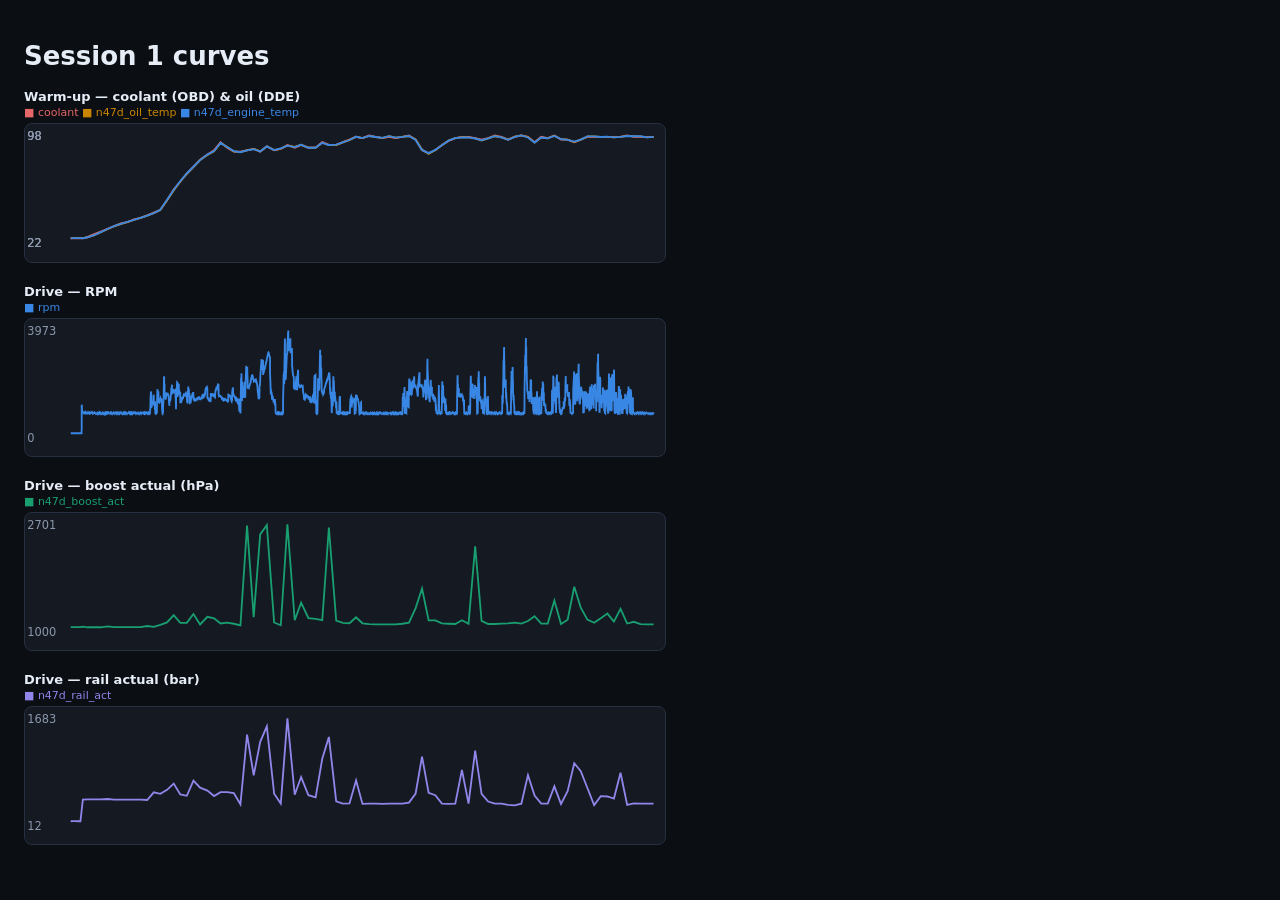
<file: drive-sessions/20260826T082942Z-session/curves.html>
<!doctype html><html><head><meta charset="utf-8">
<title>Session curves</title><style>
body{background:#0b0e13;color:#e6edf7;font:13px system-ui;padding:16px;max-width:640px}
h3{font-size:13px;margin:18px 0 2px} .legend{font-size:11px;color:#8b97ab;margin-bottom:4px}
svg{background:#141922;border:1px solid #263041;border-radius:8px}
</style></head><body><h1>Session 1 curves</h1><h3>Warm-up — coolant (OBD) & oil (DDE)</h3><div class="legend"><span style="color:#e66767">■ coolant</span>  <span style="color:#c98500">■ n47d_oil_temp</span>  <span style="color:#3987e5">■ n47d_engine_temp</span></div><svg viewBox="0 0 560 120" width="100%"><polyline fill="none" stroke="#e66767" stroke-width="1.6" points="40.0,100.0 42.1,100.0 44.3,100.0 46.4,100.0 48.5,100.0 50.6,100.0 54.8,98.8 60.6,96.4 66.4,94.1 72.1,91.7 77.9,89.3 83.8,87.0 89.6,85.8 95.3,83.4 101.1,82.2 106.9,79.9 112.7,77.5 118.4,75.1 124.3,66.8 130.1,57.4 135.9,50.3 141.6,43.2 147.4,37.2 153.2,31.3 159.6,26.6 165.4,23.0 171.1,15.9 176.9,20.7 182.7,24.2 188.5,24.2 194.3,23.0 200.1,21.8 205.8,24.2 211.6,19.5 218.0,23.0 223.8,21.8 229.6,18.3 236.0,20.7 241.6,18.3 248.0,20.7 254.3,20.7 260.1,15.9 265.9,18.3 272.3,18.3 278.1,15.9 283.9,13.6 289.7,11.2 295.3,12.4 301.1,10.0 306.9,11.2 312.8,12.4 318.6,11.2 324.4,12.4 330.2,11.2 336.0,10.0 341.8,13.6 347.4,23.0 353.2,25.4 359.0,23.0 364.8,18.3 370.6,14.7 376.5,12.4 382.3,11.2 388.1,11.2 393.9,12.4 399.5,13.6 405.3,12.4 411.1,10.0 416.9,11.2 422.7,13.6 428.5,11.2 434.3,10.0 440.1,11.2 445.9,15.9 451.7,11.2 457.4,12.4 463.2,10.0 469.0,13.6 474.8,13.6 480.6,15.9 486.3,13.6 492.1,11.2 498.0,11.2 503.8,11.2 509.6,11.2 515.3,11.2 521.1,11.2 526.9,10.0 532.7,11.2 538.5,11.2 544.2,11.2 550.0,11.2"/><text x="2" y="14" fill="#8b97ab" font-size="10">98</text><text x="2" y="108" fill="#8b97ab" font-size="10">22</text><polyline fill="none" stroke="#c98500" stroke-width="1.6" points="40.0,100.0 42.1,99.9 44.3,99.9 46.4,99.8 48.5,99.8 50.6,99.9 54.8,99.2 60.6,97.3 66.4,94.7 72.1,92.1 77.9,89.5 83.8,87.6 89.6,85.8 95.3,84.0 101.1,82.2 106.9,80.2 112.7,78.0 118.4,75.3 124.3,66.7 130.1,58.1 135.9,50.3 141.6,43.6 147.4,37.7 153.2,31.6 159.6,27.1 165.4,23.9 171.1,16.5 176.9,20.2 182.7,24.0 188.5,24.6 194.3,22.8 200.1,21.8 205.8,24.0 211.6,19.5 218.0,22.8 223.8,21.5 229.6,19.0 236.0,20.1 241.6,18.2 248.0,20.8 254.3,20.7 260.1,16.4 265.9,18.5 272.3,18.4 278.1,16.0 283.9,14.1 289.7,11.2 295.3,12.4 301.1,10.5 306.9,11.5 312.8,12.1 318.6,10.7 324.4,11.9 330.2,11.2 336.0,10.5 341.8,13.6 347.4,22.4 353.2,26.2 359.0,22.8 364.8,18.6 370.6,14.6 376.5,12.4 382.3,11.5 388.1,11.7 393.9,12.5 399.5,14.4 405.3,12.5 411.1,10.7 416.9,11.7 422.7,13.7 428.5,11.1 434.3,10.0 440.1,11.5 445.9,16.3 451.7,11.9 457.4,12.6 463.2,10.2 469.0,13.3 474.8,13.7 480.6,15.8 486.3,13.6 492.1,10.9 498.0,10.9 503.8,11.2 509.6,11.2 515.3,11.7 521.1,11.2 526.9,10.4 532.7,10.7 538.5,10.9 544.2,11.7 550.0,11.2"/><text x="2" y="14" fill="#8b97ab" font-size="10">98</text><text x="2" y="108" fill="#8b97ab" font-size="10">22</text><polyline fill="none" stroke="#3987e5" stroke-width="1.6" points="40.0,99.9 42.1,99.9 44.3,99.9 46.4,99.8 48.5,99.8 50.6,100.0 54.8,99.1 60.6,97.2 66.4,94.6 72.1,91.9 77.9,89.3 83.8,87.4 89.6,85.7 95.3,84.0 101.1,82.2 106.9,80.1 112.7,78.0 118.4,75.0 124.3,66.2 130.1,57.7 135.9,49.9 141.6,43.3 147.4,37.4 153.2,31.6 159.6,26.8 165.4,23.6 171.1,16.6 176.9,20.2 182.7,23.7 188.5,24.7 194.3,23.1 200.1,22.1 205.8,24.0 211.6,19.6 218.0,22.8 223.8,21.4 229.6,18.9 236.0,20.2 241.6,18.2 248.0,20.8 254.3,20.8 260.1,16.5 265.9,18.4 272.3,18.1 278.1,16.0 283.9,14.0 289.7,11.2 295.3,12.4 301.1,10.5 306.9,11.4 312.8,12.1 318.6,10.7 324.4,11.9 330.2,11.3 336.0,10.5 341.8,14.0 347.4,22.7 353.2,25.5 359.0,22.7 364.8,18.5 370.6,14.6 376.5,12.4 382.3,11.8 388.1,11.7 393.9,12.7 399.5,14.3 405.3,12.5 411.1,10.6 416.9,11.7 422.7,13.9 428.5,11.3 434.3,10.0 440.1,11.8 445.9,16.2 451.7,11.8 457.4,12.6 463.2,10.4 469.0,13.2 474.8,13.9 480.6,15.4 486.3,13.6 492.1,10.9 498.0,10.9 503.8,11.4 509.6,11.1 515.3,11.7 521.1,11.2 526.9,10.5 532.7,10.7 538.5,10.7 544.2,11.7 550.0,11.3"/><text x="2" y="14" fill="#8b97ab" font-size="10">98</text><text x="2" y="108" fill="#8b97ab" font-size="10">22</text></svg>
<h3>Drive — RPM</h3><div class="legend"><span style="color:#3987e5">■ rpm</span></div><svg viewBox="0 0 560 120" width="100%"><polyline fill="none" stroke="#3987e5" stroke-width="1.6" points="40.0,100.0 40.0,100.0 40.0,100.0 40.0,100.0 40.1,100.0 40.1,100.0 40.1,100.0 40.1,100.0 40.1,100.0 40.2,100.0 40.2,100.0 40.2,100.0 40.2,100.0 40.2,100.0 40.3,100.0 40.3,100.0 40.3,100.0 40.3,100.0 40.3,100.0 40.4,100.0 40.4,100.0 40.4,100.0 40.4,100.0 40.4,100.0 40.4,100.0 40.5,100.0 40.5,100.0 40.5,100.0 40.5,100.0 40.5,100.0 40.6,100.0 40.6,100.0 40.6,100.0 40.6,100.0 40.6,100.0 40.7,100.0 40.7,100.0 40.7,100.0 40.7,100.0 40.7,100.0 40.8,100.0 40.8,100.0 40.8,100.0 40.8,100.0 40.8,100.0 40.8,100.0 40.9,100.0 40.9,100.0 40.9,100.0 40.9,100.0 40.9,100.0 41.0,100.0 41.0,100.0 41.0,100.0 41.0,100.0 41.0,100.0 41.1,100.0 41.1,100.0 41.1,100.0 41.1,100.0 41.1,100.0 41.2,100.0 41.2,100.0 41.2,100.0 41.2,100.0 41.2,100.0 41.2,100.0 41.3,100.0 41.3,100.0 41.3,100.0 41.3,100.0 41.3,100.0 41.4,100.0 41.4,100.0 41.4,100.0 41.4,100.0 41.4,100.0 41.5,100.0 41.5,100.0 41.5,100.0 41.5,100.0 41.5,100.0 41.6,100.0 41.6,100.0 41.6,100.0 41.6,100.0 41.6,100.0 41.7,100.0 41.7,100.0 41.7,100.0 41.7,100.0 41.7,100.0 41.7,100.0 41.8,100.0 41.8,100.0 41.8,100.0 41.8,100.0 41.8,100.0 41.9,100.0 41.9,100.0 42.1,100.0 42.1,100.0 42.2,100.0 42.2,100.0 42.2,100.0 42.2,100.0 42.2,100.0 42.3,100.0 42.3,100.0 42.3,100.0 42.3,100.0 42.3,100.0 42.3,100.0 42.4,100.0 42.4,100.0 42.4,100.0 42.4,100.0 42.4,100.0 42.5,100.0 42.5,100.0 42.5,100.0 42.5,100.0 42.5,100.0 42.6,100.0 42.6,100.0 42.6,100.0 42.6,100.0 42.6,100.0 42.7,100.0 42.7,100.0 42.7,100.0 42.7,100.0 42.7,100.0 42.7,100.0 42.8,100.0 42.8,100.0 42.8,100.0 42.8,100.0 42.8,100.0 42.9,100.0 42.9,100.0 42.9,100.0 42.9,100.0 42.9,100.0 43.0,100.0 43.0,100.0 43.0,100.0 43.0,100.0 43.0,100.0 43.1,100.0 43.1,100.0 43.1,100.0 43.1,100.0 43.1,100.0 43.1,100.0 43.2,100.0 43.2,100.0 43.2,100.0 43.2,100.0 43.2,100.0 43.3,100.0 43.3,100.0 43.3,100.0 43.3,100.0 43.3,100.0 43.4,100.0 43.4,100.0 43.4,100.0 43.4,100.0 43.4,100.0 43.5,100.0 43.5,100.0 43.5,100.0 43.5,100.0 43.5,100.0 43.6,100.0 43.6,100.0 43.6,100.0 43.6,100.0 43.6,100.0 43.6,100.0 43.7,100.0 43.7,100.0 43.7,100.0 43.7,100.0 43.7,100.0 43.8,100.0 43.8,100.0 43.8,100.0 43.8,100.0 43.8,100.0 43.9,100.0 43.9,100.0 43.9,100.0 43.9,100.0 43.9,100.0 44.0,100.0 44.0,100.0 44.0,100.0 44.0,100.0 44.3,100.0 44.3,100.0 44.3,100.0 44.3,100.0 44.3,100.0 44.3,100.0 44.4,100.0 44.4,100.0 44.4,100.0 44.4,100.0 44.4,100.0 44.5,100.0 44.5,100.0 44.5,100.0 44.5,100.0 44.5,100.0 44.6,100.0 44.6,100.0 44.6,100.0 44.6,100.0 44.6,100.0 44.6,100.0 44.7,100.0 44.7,100.0 44.7,100.0 44.7,100.0 44.7,100.0 44.8,100.0 44.8,100.0 44.8,100.0 44.8,100.0 44.8,100.0 44.9,100.0 44.9,100.0 44.9,100.0 44.9,100.0 44.9,100.0 45.0,100.0 45.0,100.0 45.0,100.0 45.0,100.0 45.0,100.0 45.0,100.0 45.1,100.0 45.1,100.0 45.1,100.0 45.1,100.0 45.1,100.0 45.2,100.0 45.2,100.0 45.2,100.0 45.2,100.0 45.2,100.0 45.3,100.0 45.3,100.0 45.3,100.0 45.3,100.0 45.3,100.0 45.4,100.0 45.4,100.0 45.4,100.0 45.4,100.0 45.4,100.0 45.4,100.0 45.5,100.0 45.5,100.0 45.5,100.0 45.5,100.0 45.5,100.0 45.6,100.0 45.6,100.0 45.6,100.0 45.6,100.0 45.6,100.0 45.7,100.0 45.7,100.0 45.7,100.0 45.7,100.0 45.7,100.0 45.8,100.0 45.8,100.0 45.8,100.0 45.8,100.0 45.8,100.0 45.8,100.0 45.9,100.0 45.9,100.0 45.9,100.0 45.9,100.0 45.9,100.0 46.0,100.0 46.0,100.0 46.0,100.0 46.0,100.0 46.0,100.0 46.1,100.0 46.1,100.0 46.1,100.0 46.1,100.0 46.1,100.0 46.4,100.0 46.4,100.0 46.4,100.0 46.4,100.0 46.4,100.0 46.5,100.0 46.5,100.0 46.5,100.0 46.5,100.0 46.5,100.0 46.6,100.0 46.6,100.0 46.6,100.0 46.6,100.0 46.6,100.0 46.7,100.0 46.7,100.0 46.7,100.0 46.7,100.0 46.7,100.0 46.8,100.0 46.8,100.0 46.8,100.0 46.8,100.0 46.8,100.0 46.8,100.0 46.9,100.0 46.9,100.0 46.9,100.0 46.9,100.0 46.9,100.0 47.0,100.0 47.0,100.0 47.0,100.0 47.0,100.0 47.0,100.0 47.1,100.0 47.1,100.0 47.1,100.0 47.1,100.0 47.1,100.0 47.2,100.0 47.2,100.0 47.2,100.0 47.2,100.0 47.2,100.0 47.2,100.0 47.3,100.0 47.3,100.0 47.3,100.0 47.3,100.0 47.3,100.0 47.4,100.0 47.4,100.0 47.4,100.0 47.4,100.0 47.4,100.0 47.5,100.0 47.5,100.0 47.5,100.0 47.5,100.0 47.5,100.0 47.6,100.0 47.6,100.0 47.6,100.0 47.6,100.0 47.6,100.0 47.6,100.0 47.7,100.0 47.7,100.0 47.7,100.0 47.7,100.0 47.7,100.0 47.8,100.0 47.8,100.0 47.8,100.0 47.8,100.0 47.8,100.0 47.9,100.0 47.9,100.0 47.9,100.0 47.9,100.0 47.9,100.0 48.0,100.0 48.0,100.0 48.0,100.0 48.0,100.0 48.0,100.0 48.0,100.0 48.1,100.0 48.1,100.0 48.1,100.0 48.1,100.0 48.1,100.0 48.2,100.0 48.2,100.0 48.2,100.0 48.2,100.0 48.2,100.0 48.3,100.0 48.5,100.0 48.5,100.0 48.5,100.0 48.6,100.0 48.6,100.0 48.6,100.0 48.6,100.0 48.6,100.0 48.7,100.0 48.7,100.0 48.7,100.0 48.7,100.0 48.7,100.0 48.7,100.0 48.8,100.0 48.8,100.0 48.8,100.0 48.8,100.0 48.8,100.0 48.9,100.0 48.9,100.0 48.9,100.0 48.9,100.0 48.9,100.0 49.0,100.0 49.0,100.0 49.0,100.0 49.0,100.0 49.0,100.0 49.1,100.0 49.1,100.0 49.1,100.0 49.1,100.0 49.1,100.0 49.1,100.0 49.2,100.0 49.2,100.0 49.2,100.0 49.2,100.0 49.2,100.0 49.3,100.0 49.3,100.0 49.3,100.0 49.3,100.0 49.3,100.0 49.4,100.0 49.4,100.0 49.4,100.0 49.4,100.0 49.4,100.0 49.5,100.0 49.5,100.0 49.5,100.0 49.5,100.0 49.5,100.0 49.5,97.1 49.6,96.4 49.6,96.4 49.6,91.9 49.6,91.9 49.6,75.9 49.7,75.9 49.7,76.5 49.7,76.5 49.7,76.5 49.7,76.5 49.8,78.0 49.8,78.0 49.8,78.7 49.8,78.7 49.8,79.4 49.9,79.4 49.9,80.0 49.9,80.0 49.9,80.4 49.9,80.4 49.9,80.8 50.0,80.8 50.0,81.4 50.0,81.4 50.0,81.7 50.0,81.7 50.1,81.7 50.1,81.7 50.1,81.8 50.1,81.7 50.1,81.7 50.2,81.8 50.2,81.8 50.2,81.8 50.2,81.8 50.2,81.8 50.3,81.8 50.3,81.8 50.3,81.8 50.3,81.8 50.3,81.8 50.3,81.9 50.4,81.9 50.4,81.9 50.6,81.9 50.6,81.7 50.7,81.7 50.7,81.4 50.7,81.4 50.7,81.6 50.7,81.6 50.8,81.7 50.8,81.7 50.8,81.7 50.8,81.7 50.8,81.8 50.9,81.8 50.9,81.7 50.9,81.7 50.9,81.7 50.9,81.7 50.9,81.7 51.0,81.8 51.0,81.8 51.0,81.8 51.0,81.8 51.0,81.8 51.1,81.8 51.1,81.8 51.1,81.8 51.1,81.8 51.1,81.8 51.2,81.8 51.2,81.8 51.2,81.9 51.2,81.9 51.2,81.8 51.3,81.8 51.3,81.8 51.3,81.8 51.3,81.8 51.3,81.8 51.3,81.9 51.4,81.9 51.4,81.8 51.4,81.8 51.4,81.8 51.4,81.8 51.5,81.8 51.5,81.8 51.5,81.8 51.6,81.8 51.7,81.8 51.7,81.9 51.8,81.8 51.8,81.8 51.9,81.9 51.9,81.9 52.0,81.8 52.0,81.8 52.1,81.8 52.2,81.9 52.2,81.9 52.3,81.8 52.3,81.9 52.4,81.8 52.4,81.8 52.5,81.9 52.5,81.9 52.6,81.9 52.7,81.9 52.7,81.9 52.8,81.9 52.8,81.9 52.9,82.0 52.9,81.9 53.0,81.9 53.0,81.8 53.1,81.9 53.2,81.9 53.2,82.0 53.3,81.9 53.3,81.9 53.4,81.9 53.4,81.8 53.5,81.9 53.5,81.9 53.6,81.9 53.7,81.9 53.7,81.9 53.8,81.9 53.8,81.9 53.9,81.9 53.9,81.9 54.0,81.9 54.0,81.9 54.1,82.0 54.1,81.9 54.2,81.9 54.3,81.9 54.3,82.0 54.4,82.0 54.4,82.0 54.8,82.0 54.8,82.1 54.9,82.0 54.9,82.0 55.0,82.0 55.0,82.0 55.1,82.0 55.1,82.0 55.2,82.0 55.3,82.1 55.3,82.0 55.4,82.0 55.4,82.0 55.5,82.1 55.5,81.9 55.6,82.0 55.6,82.0 55.7,82.0 55.7,82.0 55.8,82.0 55.9,82.0 55.9,82.0 56.0,82.0 56.0,82.0 56.1,82.0 56.1,82.0 56.2,82.2 56.2,82.1 56.3,82.1 56.4,82.1 56.4,82.1 56.5,82.1 56.5,82.1 56.6,82.1 56.6,82.0 56.7,82.1 56.7,82.0 56.8,82.2 56.9,82.1 56.9,82.1 57.0,82.1 57.0,82.2 57.1,82.1 57.1,82.1 57.2,82.1 57.2,82.1 57.3,82.1 57.4,82.1 57.4,82.1 57.5,82.2 57.5,82.2 57.6,82.1 57.6,82.1 57.7,82.1 57.7,82.2 57.8,82.2 57.8,82.2 57.9,82.1 58.0,82.1 58.0,82.2 58.1,82.2 58.1,82.2 58.2,82.2 58.2,82.1 58.3,82.2 58.3,82.2 58.4,82.2 58.5,82.1 58.5,82.2 58.6,82.2 58.6,82.2 58.7,82.2 58.7,82.2 58.8,82.2 58.8,82.2 58.9,82.2 59.0,82.2 59.0,82.1 59.1,82.2 59.1,82.1 59.2,82.3 59.2,82.2 59.3,82.2 59.3,82.2 59.4,82.2 59.5,82.2 59.5,82.3 59.6,82.2 59.6,82.2 59.7,82.2 59.7,82.3 59.8,82.2 59.8,82.2 59.9,82.3 60.0,82.3 60.0,82.3 60.1,82.2 60.1,82.3 60.2,82.3 60.2,82.4 60.6,82.3 60.6,82.3 60.7,82.3 60.7,82.3 60.8,82.3 60.8,82.3 60.9,82.3 60.9,82.3 61.0,82.4 61.1,82.4 61.1,82.3 61.2,82.3 61.2,82.3 61.3,82.3 61.3,82.4 61.4,82.4 61.4,82.3 61.5,82.4 61.6,82.3 61.6,82.3 61.7,82.3 61.7,82.3 61.8,82.3 61.8,82.4 61.9,82.4 61.9,82.3 62.0,82.3 62.1,82.3 62.1,82.3 62.2,82.3 62.2,82.3 62.3,82.3 62.3,82.4 62.4,82.4 62.4,82.3 62.5,82.3 62.5,82.4 62.6,82.3 62.7,82.3 62.7,82.4 62.8,82.4 62.8,82.4 62.9,82.4 62.9,82.3 63.0,82.3 63.1,82.3 63.1,82.3 63.2,82.3 63.2,82.3 63.3,82.4 63.3,82.3 63.4,82.3 63.4,82.3 63.5,82.3 63.5,82.4 63.6,82.3 63.7,82.4 63.7,82.4 63.8,82.4 63.8,82.3 63.9,82.3 63.9,82.4 64.0,82.3 64.0,82.3 64.1,82.4 64.2,82.4 64.2,82.3 64.3,82.4 64.3,82.3 64.4,82.3 64.4,82.4 64.5,82.3 64.5,82.4 64.6,82.4 64.7,82.4 64.7,82.3 64.8,82.3 64.8,82.4 64.9,82.3 64.9,82.4 65.0,82.4 65.0,82.4 65.1,82.4 65.1,82.4 65.2,82.3 65.3,82.3 65.3,82.3 65.4,82.4 65.4,82.3 65.5,82.4 65.5,82.4 65.6,82.4 65.6,82.3 65.7,82.3 65.8,82.3 65.8,82.3 65.9,82.3 65.9,82.3 66.0,82.3 66.0,82.4 66.4,82.4 66.4,82.3 66.5,82.4 66.5,82.3 66.6,82.3 66.6,82.3 66.7,82.3 66.7,82.3 66.8,82.3 66.9,82.4 66.9,82.4 67.0,82.3 67.0,82.3 67.1,82.3 67.1,82.3 67.2,82.3 67.2,82.4 67.3,82.3 67.4,82.3 67.4,82.3 67.5,82.4 67.5,82.3 67.6,82.3 67.6,82.3 67.7,82.4 67.7,82.4 67.8,82.4 67.9,82.3 67.9,82.3 68.0,82.4 68.0,82.3 68.1,82.3 68.1,82.4 68.2,82.4 68.2,82.4 68.3,82.3 68.3,82.3 68.4,82.3 68.5,82.4 68.5,82.3 68.6,82.4 68.6,82.3 68.7,82.4 68.7,82.3 68.8,82.3 68.8,82.3 68.9,82.3 69.0,82.4 69.0,82.4 69.1,82.3 69.1,82.3 69.2,82.4 69.2,82.3 69.3,82.5 69.3,82.3 69.4,82.3 69.4,82.1 69.5,82.6 69.5,82.9 69.5,83.2 69.6,83.3 69.7,81.7 69.7,82.1 69.8,82.4 69.8,82.3 69.9,82.3 69.9,82.4 70.0,82.3 70.0,82.4 70.1,82.3 70.1,82.3 70.2,82.3 70.3,82.3 70.3,82.4 70.4,82.3 70.4,82.5 70.5,82.4 70.5,82.4 70.6,82.5 70.6,82.3 70.7,82.4 70.8,82.4 70.8,82.3 70.9,82.4 70.9,82.4 71.0,82.4 71.0,82.4 71.1,82.3 71.1,82.4 71.2,82.3 71.3,82.3 71.3,82.3 71.4,82.1 71.4,82.2 71.5,82.3 71.5,82.4 71.6,81.9 71.6,82.6 71.7,83.8 71.8,82.5 72.1,82.1 72.1,82.1 72.2,82.3 72.2,82.2 72.3,82.4 72.4,82.4 72.4,82.4 72.5,82.3 72.5,82.3 72.6,82.2 72.6,82.3 72.7,82.3 72.7,82.3 72.8,82.2 72.9,80.7 72.9,81.3 73.0,82.2 73.0,82.5 73.1,82.2 73.1,82.3 73.2,82.4 73.2,82.4 73.3,82.3 73.4,82.3 73.4,82.3 73.5,82.3 73.5,82.4 73.6,82.4 73.6,82.3 73.7,82.3 73.7,82.3 73.8,82.3 73.9,82.3 73.9,82.3 74.0,82.4 74.0,82.4 74.1,82.3 74.1,82.3 74.2,82.3 74.2,82.3 74.3,82.3 74.3,82.3 74.4,82.4 74.5,82.3 74.5,82.4 74.6,82.4 74.6,82.3 74.7,82.3 74.7,82.3 74.8,82.3 74.8,82.4 74.9,82.3 75.0,82.4 75.0,82.3 75.1,82.3 75.1,82.3 75.2,82.3 75.2,82.4 75.3,82.4 75.3,82.4 75.4,82.4 75.5,82.3 75.5,82.3 75.6,82.3 75.6,82.3 75.7,82.3 75.7,82.4 75.8,82.4 75.8,82.3 75.9,82.4 76.0,82.3 76.0,82.3 76.1,82.3 76.1,82.3 76.2,82.4 76.2,82.3 76.3,82.4 76.3,82.3 76.4,82.3 76.4,82.3 76.5,82.3 76.6,82.3 76.6,82.4 76.7,82.4 76.7,82.3 76.8,82.3 76.8,82.2 76.9,82.4 76.9,82.3 77.0,82.3 77.1,82.3 77.1,82.4 77.2,82.3 77.2,82.3 77.3,82.3 77.3,82.3 77.4,82.3 77.4,82.3 77.5,82.3 77.6,82.4 77.9,82.4 77.9,82.3 78.0,82.4 78.0,82.3 78.1,82.4 78.2,82.3 78.2,82.3 78.3,82.3 78.3,82.3 78.4,82.3 78.4,82.4 78.5,82.4 78.5,82.3 78.6,82.3 78.7,82.3 78.7,82.3 78.8,82.3 78.8,82.4 78.9,82.4 78.9,82.3 79.0,82.3 79.0,82.4 79.1,82.3 79.2,82.3 79.2,82.3 79.3,82.4 79.3,82.3 79.4,82.4 79.4,82.4 79.5,82.3 79.5,82.3 79.6,82.3 79.6,82.3 79.7,82.3 79.8,82.4 79.8,82.4 79.9,82.4 79.9,82.3 80.0,82.3 80.0,82.3 80.1,82.3 80.1,82.3 80.2,82.4 80.3,82.4 80.3,82.3 80.4,82.4 80.4,82.2 80.5,82.3 80.5,82.3 80.6,82.3 80.6,82.3 80.7,82.3 80.8,82.3 80.9,82.3 80.9,82.3 81.0,82.3 81.0,82.3 81.1,82.3 81.1,82.4 81.2,82.3 81.2,82.4 81.3,82.3 81.4,82.3 81.4,82.3 81.5,82.4 81.5,82.3 81.6,82.4 81.6,82.3 81.7,82.4 81.7,82.3 81.8,82.3 81.9,82.3 81.9,82.3 82.0,82.4 82.0,82.4 82.1,82.4 82.1,82.3 82.2,82.3 82.2,82.3 82.3,82.3 82.3,82.3 82.4,82.4 82.5,82.3 82.5,82.4 82.6,82.4 82.6,82.3 82.7,82.3 82.7,82.3 82.8,82.3 82.8,82.4 82.9,82.4 83.0,82.4 83.0,82.3 83.1,82.3 83.1,82.3 83.2,82.3 83.2,82.3 83.3,82.3 83.3,82.4 83.4,82.3 83.7,82.4 83.8,82.3 83.8,82.4 83.9,82.4 83.9,82.3 84.0,82.3 84.1,82.3 84.1,82.3 84.2,82.4 84.2,82.4 84.3,82.4 84.3,82.3 84.4,82.4 84.4,82.3 84.5,82.3 84.6,82.3 84.6,82.3 84.7,82.3 84.7,82.3 84.8,82.3 84.8,82.3 84.9,82.4 84.9,82.3 85.0,82.3 85.1,82.3 85.1,82.4 85.2,82.4 85.2,82.3 85.3,82.3 85.3,82.3 85.4,82.3 85.4,82.3 85.5,82.3 85.6,82.3 85.6,82.4 85.7,82.4 85.7,82.4 85.8,82.3 85.8,82.3 85.9,82.3 85.9,82.3 86.0,82.3 86.0,82.3 86.1,82.4 86.2,82.3 86.2,82.4 86.3,82.3 86.3,82.3 86.4,82.3 86.4,82.3 86.5,82.4 86.5,82.3 86.6,82.4 86.7,82.4 86.7,82.3 86.8,82.3 86.8,82.3 86.9,82.3 86.9,82.4 87.0,82.3 87.0,82.3 87.1,82.4 87.2,82.3 87.2,82.3 87.3,82.3 87.3,82.3 87.4,82.4 87.4,82.3 87.5,82.4 87.5,82.3 87.6,82.3 87.7,82.3 87.7,82.3 87.8,82.4 87.8,82.3 87.9,82.4 87.9,82.4 88.0,82.3 88.0,82.3 88.1,82.3 88.2,82.3 88.2,82.3 88.3,82.3 88.3,82.4 88.4,82.4 88.4,82.3 88.5,82.3 88.5,82.3 88.6,82.3 88.6,82.3 88.7,82.3 88.8,82.4 88.8,82.3 88.9,82.4 88.9,82.3 89.0,82.3 89.0,82.3 89.1,82.3 89.1,82.3 89.2,82.4 89.5,82.4 89.6,82.4 89.6,82.3 89.7,82.3 89.7,82.4 89.8,82.3 89.9,82.3 89.9,82.3 90.0,82.3 90.0,82.4 90.1,82.4 90.1,82.4 90.2,82.3 90.2,82.3 90.3,82.3 90.4,82.3 90.4,82.3 90.5,82.4 90.5,82.4 90.6,82.4 90.6,82.4 90.7,82.3 90.7,82.3 90.8,82.3 90.9,82.3 90.9,82.3 91.0,82.3 91.0,82.3 91.1,82.4 91.1,82.3 91.2,82.4 91.2,82.3 91.3,82.3 91.4,82.4 91.4,82.3 91.5,82.4 91.5,82.4 91.6,82.4 91.6,82.3 91.7,82.3 91.7,82.3 91.8,82.4 91.8,82.3 91.9,82.4 92.0,82.4 92.0,82.4 92.1,82.3 92.1,82.3 92.2,82.3 92.2,82.3 92.3,82.4 92.3,82.3 92.4,82.4 92.4,82.3 92.5,82.3 92.5,82.3 92.6,82.3 92.6,82.3 92.7,82.3 92.7,82.3 92.8,82.3 92.8,82.4 92.9,82.3 92.9,82.4 93.0,82.3 93.0,82.3 93.1,82.4 93.1,82.3 93.2,82.4 93.3,82.3 93.3,82.4 93.4,82.3 93.4,82.3 93.5,82.3 93.5,82.3 93.6,82.4 93.6,82.3 93.7,82.4 93.7,82.4 93.8,82.3 93.9,82.3 93.9,82.3 94.0,82.3 94.0,82.4 94.1,82.4 94.1,82.3 94.2,82.4 94.2,82.4 94.3,82.3 94.4,82.3 94.4,82.3 94.5,82.3 94.5,82.3 94.6,82.4 94.6,82.4 94.7,82.3 94.7,82.4 94.8,82.3 94.9,82.3 94.9,82.3 95.2,82.3 95.3,82.3 95.3,82.3 95.4,82.3 95.5,82.3 95.5,82.4 95.6,82.4 95.6,82.4 95.7,82.3 95.7,82.3 95.8,82.3 95.8,82.3 95.9,82.4 96.0,82.4 96.0,82.3 96.1,82.3 96.1,82.3 96.2,82.3 96.2,82.3 96.3,82.4 96.3,82.3 96.4,82.4 96.5,82.4 96.5,82.4 96.6,82.4 96.6,82.3 96.7,82.3 96.7,82.3 96.8,82.3 96.8,82.3 96.9,82.4 96.9,82.4 97.0,82.3 97.1,82.3 97.1,82.3 97.2,82.3 97.2,82.3 97.3,82.3 97.3,82.4 97.4,82.4 97.4,82.3 97.5,82.4 97.6,82.3 97.6,82.3 97.7,82.3 97.7,82.3 97.8,82.4 97.8,82.4 97.9,82.4 97.9,82.3 98.0,82.3 98.1,82.3 98.1,82.3 98.2,82.3 98.2,82.3 98.3,82.4 98.3,82.4 98.4,82.3 98.4,82.4 98.5,82.3 98.6,82.3 98.6,82.3 98.7,82.4 98.7,82.4 98.8,82.3 98.8,82.3 98.9,82.4 98.9,82.3 99.0,82.3 99.0,82.3 99.1,82.4 99.2,82.4 99.2,82.4 99.3,82.3 99.3,82.3 99.4,82.3 99.4,82.3 99.5,82.4 99.5,82.3 99.6,82.3 99.7,82.4 99.7,82.4 99.8,82.3 99.8,82.3 99.9,82.3 99.9,82.3 100.0,82.4 100.0,82.4 100.1,82.4 100.2,82.3 100.2,82.3 100.3,82.3 100.3,82.3 100.4,82.3 100.4,82.4 100.5,82.3 100.5,82.4 100.6,82.3 100.6,82.4 100.7,82.3 101.0,82.3 101.1,82.4 101.1,82.3 101.2,82.3 101.3,82.4 101.3,82.3 101.4,82.3 101.4,82.4 101.5,82.4 101.5,82.3 101.6,82.3 101.6,82.3 101.7,82.3 101.7,82.4 101.8,82.4 101.9,82.3 101.9,82.4 102.0,82.3 102.0,82.3 102.1,82.3 102.1,82.3 102.2,82.4 102.2,82.4 102.3,82.4 102.4,82.3 102.4,82.3 102.5,82.3 102.5,82.3 102.6,82.3 102.6,82.4 102.7,82.4 102.7,82.4 102.8,82.4 102.9,82.4 102.9,82.3 103.0,82.3 103.0,82.3 103.1,82.3 103.1,82.3 103.2,82.4 103.2,82.4 103.3,82.3 103.4,82.3 103.4,82.3 103.5,82.3 103.5,82.4 103.6,82.4 103.6,82.3 103.7,82.3 103.7,82.3 103.8,82.3 103.8,82.3 103.9,82.3 104.0,82.4 104.0,82.3 104.1,82.4 104.1,82.4 104.2,82.5 104.2,82.6 104.3,82.3 104.3,82.8 104.4,83.9 104.5,82.3 104.5,82.3 104.6,82.0 104.6,82.0 104.7,81.8 104.7,82.1 104.8,82.5 104.8,82.8 104.9,81.9 105.0,82.0 105.0,82.1 105.1,82.4 105.1,83.7 105.2,82.5 105.2,81.8 105.3,82.0 105.3,82.3 105.4,82.3 105.5,82.2 105.5,82.2 105.6,82.3 105.6,82.5 105.7,82.2 105.7,82.3 105.8,82.5 105.8,82.3 105.9,82.4 106.0,82.3 106.0,82.4 106.1,82.3 106.1,82.3 106.2,82.3 106.2,82.3 106.3,82.4 106.3,82.4 106.4,82.4 106.5,82.3 106.5,82.3 106.8,82.3 106.9,82.3 106.9,82.3 107.0,82.3 107.1,82.3 107.1,82.3 107.2,82.4 107.2,82.4 107.3,82.3 107.3,82.3 107.4,82.4 107.4,82.3 107.5,82.3 107.6,82.3 107.6,82.4 107.7,82.3 107.7,82.4 107.8,82.3 107.8,82.3 107.9,82.3 107.9,82.3 108.0,82.3 108.1,82.4 108.1,82.3 108.2,82.4 108.2,82.3 108.3,82.3 108.3,82.3 108.4,82.4 108.4,82.4 108.5,82.3 108.6,82.3 108.6,82.3 108.7,82.3 108.7,82.3 108.8,82.3 108.8,82.4 108.9,82.3 108.9,82.4 109.0,82.4 109.1,82.4 109.1,82.3 109.2,82.6 109.2,82.4 109.3,83.5 109.3,82.4 109.4,82.2 109.4,78.8 109.5,79.6 109.6,80.3 109.6,79.2 109.7,77.3 109.7,75.7 109.8,72.6 109.8,70.9 109.9,68.2 109.9,67.7 110.0,66.6 110.1,64.5 110.1,64.3 110.2,63.5 110.2,63.8 110.3,63.5 110.3,63.5 110.4,65.1 110.4,73.2 110.5,74.6 110.5,73.7 110.6,75.0 110.7,76.0 110.7,76.7 110.8,76.8 110.8,76.8 110.9,76.6 110.9,76.3 111.0,76.0 111.0,75.1 111.1,74.6 111.2,73.8 111.2,73.5 111.3,73.0 111.3,72.8 111.4,72.6 111.4,72.6 111.5,72.5 111.5,72.4 111.6,72.3 111.7,72.4 111.7,72.6 111.8,72.6 111.8,72.5 111.9,72.5 111.9,72.5 112.0,72.5 112.0,72.5 112.1,72.0 112.2,70.2 112.2,69.8 112.3,68.9 112.3,67.9 112.6,66.3 112.7,71.7 112.8,75.6 112.8,74.2 112.9,74.1 112.9,74.1 113.0,73.9 113.0,73.7 113.1,73.5 113.1,73.4 113.2,73.3 113.3,73.4 113.3,73.1 113.4,73.1 113.4,73.2 113.5,73.5 113.5,73.9 113.6,75.0 113.6,78.7 113.7,79.3 113.8,72.0 113.8,73.6 113.9,76.5 113.9,78.0 114.0,80.8 114.0,82.3 114.1,83.0 114.1,83.2 114.2,82.5 114.2,82.4 114.3,82.4 114.4,82.5 114.4,82.7 114.5,82.5 114.5,81.8 114.6,81.7 114.6,82.3 114.7,82.2 114.7,82.3 114.8,82.4 114.9,82.3 114.9,82.3 115.0,82.3 115.0,82.3 115.1,82.3 115.1,82.4 115.2,82.3 115.2,82.4 115.3,82.3 115.4,82.0 115.4,77.8 115.5,77.1 115.5,74.7 115.6,73.6 115.6,70.7 115.7,69.1 115.7,67.1 115.8,65.7 115.8,63.4 115.9,61.9 115.9,61.5 116.0,62.0 116.0,67.9 116.1,69.3 116.1,69.0 116.2,68.7 116.2,68.3 116.3,67.3 116.3,67.0 116.4,66.3 116.5,65.9 116.5,65.2 116.6,64.6 116.6,63.8 116.7,63.4 116.7,63.2 116.8,65.9 116.8,71.4 116.9,72.7 117.0,73.5 117.0,73.3 117.1,73.0 117.1,72.8 117.2,72.9 117.2,72.6 117.3,72.4 117.3,72.3 117.4,72.0 117.5,72.3 117.5,72.0 117.6,72.1 117.6,72.0 117.7,72.0 117.7,72.1 117.8,72.1 117.8,72.0 117.9,71.7 117.9,71.6 118.0,71.4 118.1,70.9 118.4,70.9 118.4,69.4 118.5,69.8 118.5,69.9 118.6,69.4 118.7,69.7 118.7,69.7 118.8,70.1 118.8,69.8 118.9,69.9 118.9,70.2 119.0,70.0 119.0,70.0 119.1,70.0 119.2,70.3 119.2,70.1 119.3,70.4 119.3,70.5 119.4,70.7 119.4,71.3 119.5,71.4 119.5,71.8 119.6,73.5 119.7,72.8 119.7,74.3 119.8,74.8 119.8,76.5 119.9,77.0 119.9,78.6 120.0,79.5 120.0,80.9 120.1,80.7 120.2,79.5 120.2,80.1 120.3,82.5 120.3,83.1 120.4,83.2 120.4,83.2 120.5,82.8 120.5,82.5 120.6,82.3 120.6,82.3 120.7,82.2 120.8,82.4 120.8,76.7 120.9,75.8 120.9,74.8 121.0,74.2 121.0,73.1 121.1,72.3 121.1,71.0 121.2,70.2 121.3,68.7 121.3,67.4 121.4,63.7 121.4,61.4 121.5,58.1 121.5,56.4 121.6,53.3 121.6,51.7 121.7,50.2 121.8,51.6 121.8,61.5 121.9,60.7 121.9,59.2 122.0,58.3 122.0,57.4 122.1,56.7 122.1,62.0 122.2,65.5 122.3,66.5 122.3,66.0 122.4,66.9 122.4,67.4 122.5,67.4 122.5,67.2 122.6,66.6 122.6,66.3 122.7,65.7 122.7,65.3 122.8,64.6 122.9,64.3 122.9,66.7 123.0,69.2 123.0,69.8 123.1,69.8 123.1,69.5 123.2,69.3 123.2,68.9 123.3,68.8 123.4,68.4 123.4,68.5 123.5,67.9 123.5,67.8 123.6,67.5 123.6,67.4 123.7,67.1 123.7,67.1 123.8,66.9 123.9,66.9 124.2,66.7 124.3,66.5 124.3,66.2 124.4,65.9 124.4,65.9 124.5,65.6 124.6,65.7 124.6,65.6 124.7,65.7 124.7,65.5 124.8,65.9 124.8,65.7 124.9,65.7 124.9,65.6 125.0,65.5 125.1,65.7 125.1,65.7 125.2,65.9 125.2,66.0 125.3,66.1 125.3,66.3 125.4,66.5 125.4,66.5 125.5,66.9 125.5,67.0 125.6,67.4 125.7,67.7 125.7,68.7 125.8,69.7 125.8,70.1 125.9,70.5 125.9,71.5 126.0,72.0 126.0,73.1 126.1,73.4 126.2,73.8 126.2,74.8 126.3,75.9 126.3,76.0 126.4,72.4 126.4,69.6 126.5,71.1 126.5,71.2 126.6,71.5 126.7,71.3 126.7,71.4 126.8,71.3 126.8,71.1 126.9,71.2 126.9,71.2 127.0,71.2 127.0,71.0 127.1,71.1 127.2,70.9 127.2,70.8 127.3,70.2 127.3,70.0 127.4,69.1 127.4,68.6 127.5,68.0 127.5,67.4 127.6,66.8 127.7,66.5 127.7,65.8 127.8,65.5 127.8,64.5 127.9,64.4 127.9,63.4 128.0,63.1 128.0,62.2 128.1,62.3 128.1,61.6 128.2,60.6 128.3,60.0 128.3,60.1 128.4,59.3 128.4,59.2 128.5,58.6 128.5,57.9 128.6,57.5 128.6,57.7 128.7,62.6 128.8,64.9 128.8,65.3 128.9,64.9 128.9,65.0 129.0,64.7 129.0,64.8 129.1,64.7 129.1,64.6 129.2,64.5 129.3,64.5 129.3,64.4 129.4,64.4 129.4,64.2 129.5,64.1 129.5,63.9 129.6,63.6 129.6,63.8 129.7,63.5 130.0,63.4 130.1,62.9 130.1,62.7 130.2,62.3 130.3,62.4 130.3,62.6 130.4,62.5 130.4,62.4 130.5,62.4 130.5,62.5 130.6,62.2 130.6,62.6 130.7,62.7 130.7,62.4 130.8,62.6 130.9,62.5 130.9,62.7 131.0,62.8 131.0,63.0 131.1,62.9 131.1,63.2 131.2,63.2 131.2,63.4 131.3,63.6 131.4,63.9 131.4,64.1 131.5,64.4 131.5,64.8 131.6,66.0 131.6,65.6 131.7,67.5 131.7,69.3 131.8,66.6 131.9,69.2 131.9,70.8 132.0,72.4 132.0,73.5 132.1,76.8 132.1,78.9 132.2,74.0 132.2,69.7 132.3,68.1 132.4,67.3 132.4,64.7 132.5,64.2 132.5,63.2 132.6,62.5 132.6,60.5 132.7,62.0 132.7,61.8 132.8,60.8 132.9,59.6 132.9,58.2 133.0,57.0 133.0,57.3 133.1,55.9 133.1,55.3 133.2,55.4 133.2,60.1 133.3,66.9 133.4,67.4 133.4,67.5 133.5,67.5 133.5,67.2 133.6,67.0 133.6,66.8 133.7,66.6 133.7,66.3 133.8,66.0 133.9,65.2 133.9,64.8 134.0,64.7 134.0,63.3 134.1,62.6 134.1,62.2 134.2,61.0 134.2,61.1 134.3,60.2 134.3,59.3 134.4,58.0 134.5,58.2 134.5,57.1 134.6,57.3 134.6,58.1 134.7,62.8 134.7,64.1 134.8,64.1 134.8,64.2 134.9,64.3 135.0,64.2 135.0,64.6 135.1,64.6 135.1,64.7 135.2,64.6 135.2,64.7 135.3,64.8 135.3,64.9 135.4,64.6 135.5,64.6 135.5,64.4 135.8,64.5 135.9,72.7 135.9,73.0 136.0,73.0 136.1,72.9 136.1,72.9 136.2,72.9 136.2,72.9 136.3,72.9 136.3,72.9 136.4,72.9 136.4,72.8 136.5,72.6 136.6,72.6 136.6,72.5 136.7,72.5 136.7,72.3 136.8,72.1 136.8,72.0 136.9,71.8 136.9,71.7 137.0,71.7 137.1,71.4 137.1,71.0 137.2,70.9 137.2,70.6 137.3,70.5 137.3,70.1 137.4,70.1 137.4,70.0 137.5,69.6 137.5,69.5 137.6,69.6 137.7,69.1 137.7,69.3 137.8,69.0 137.8,69.0 137.9,68.9 137.9,68.6 138.0,68.8 138.0,68.3 138.1,68.5 138.2,68.3 138.2,68.3 138.3,68.4 138.3,67.8 138.4,68.0 138.4,67.8 138.5,67.5 138.5,68.0 138.6,67.6 138.7,67.9 138.7,67.8 138.8,67.4 138.8,67.5 138.9,67.0 138.9,67.1 139.0,67.7 139.0,66.8 139.1,67.1 139.2,67.7 139.2,66.8 139.3,67.0 139.3,66.6 139.4,66.7 139.4,67.7 139.5,66.6 139.5,66.7 139.6,66.3 139.6,65.9 139.7,67.0 139.7,66.6 139.8,66.7 139.8,66.0 139.9,66.0 140.0,66.6 140.0,66.3 140.1,66.5 140.1,65.5 140.1,65.6 140.2,66.4 140.2,65.9 140.3,65.6 140.3,65.4 140.4,66.1 140.5,65.5 140.5,65.3 140.6,65.3 140.6,65.1 140.7,65.0 140.7,65.3 140.8,65.1 140.8,65.3 140.9,65.3 141.0,65.0 141.0,65.1 141.1,65.3 141.1,65.2 141.2,65.3 141.2,65.5 141.5,65.9 141.6,68.5 141.7,69.6 141.7,70.1 141.8,71.6 141.8,72.4 141.9,70.0 141.9,69.6 142.0,71.0 142.0,72.4 142.1,73.9 142.2,72.7 142.2,65.4 142.3,66.2 142.3,68.2 142.4,67.3 142.4,66.4 142.5,65.7 142.5,64.8 142.6,63.8 142.6,64.2 142.7,62.1 142.8,62.0 142.8,60.8 142.9,59.0 142.9,59.8 143.0,64.7 143.0,65.6 143.1,65.1 143.1,64.4 143.2,63.8 143.3,62.8 143.3,62.3 143.4,61.3 143.4,61.5 143.5,67.9 143.5,67.4 143.6,66.9 143.6,66.7 143.7,67.1 143.8,66.9 143.8,66.6 143.9,66.7 143.9,66.0 144.0,66.0 144.0,72.8 144.1,73.0 144.1,73.3 144.2,73.3 144.3,73.3 144.3,73.3 144.4,73.2 144.4,73.3 144.5,73.2 144.5,73.0 144.6,73.0 144.6,72.8 144.7,72.6 144.7,72.6 144.8,72.4 144.9,72.3 144.9,72.1 145.0,72.2 145.0,71.6 145.1,71.5 145.1,71.3 145.2,71.1 145.2,70.8 145.3,70.3 145.4,69.3 145.4,68.8 145.5,68.3 145.5,68.0 145.6,68.7 145.6,68.4 145.7,68.4 145.7,68.1 145.8,67.8 145.9,67.8 145.9,67.3 146.0,67.7 146.0,67.3 146.1,66.9 146.1,66.9 146.2,66.4 146.2,66.5 146.3,66.3 146.4,66.0 146.4,66.2 146.5,65.9 146.5,65.7 146.6,65.6 146.6,65.4 146.7,65.3 146.7,65.2 146.8,65.1 146.8,65.1 146.9,64.9 147.0,65.0 147.0,64.7 147.3,64.7 147.4,69.8 147.5,70.1 147.5,70.1 147.6,70.3 147.6,70.2 147.7,70.3 147.7,70.5 147.8,70.5 147.8,70.5 147.9,70.4 147.9,70.5 148.0,70.6 148.1,70.7 148.1,70.8 148.2,70.8 148.2,71.0 148.3,71.0 148.3,70.8 148.4,70.8 148.4,71.0 148.5,71.0 148.6,70.8 148.6,70.9 148.7,70.7 148.7,71.0 148.8,70.7 148.8,70.9 148.9,70.8 148.9,70.8 149.0,70.7 149.1,70.7 149.1,70.6 149.2,70.7 149.2,70.6 149.3,70.5 149.3,70.6 149.4,70.6 149.4,70.7 149.5,70.6 149.5,70.5 149.6,70.7 149.7,70.6 149.7,70.5 149.8,70.4 149.8,70.4 149.9,70.4 149.9,70.3 150.0,70.2 150.0,70.1 150.1,70.1 150.2,70.2 150.2,70.0 150.3,70.0 150.3,70.0 150.4,70.0 150.4,69.9 150.5,69.8 150.5,69.8 150.6,69.8 150.7,69.7 150.7,69.5 150.8,69.5 150.8,69.4 150.9,69.4 150.9,69.2 151.0,69.0 151.0,69.1 151.1,69.1 151.2,69.2 151.2,69.2 151.3,69.1 151.3,69.4 151.4,69.2 151.4,69.1 151.5,69.1 151.5,68.9 151.6,69.1 151.7,69.2 151.7,69.4 151.8,69.3 151.8,69.4 151.9,68.9 151.9,69.0 152.0,69.4 152.0,69.4 152.1,69.4 152.2,69.3 152.2,69.4 152.3,69.7 152.3,69.5 152.4,69.6 152.4,69.6 152.5,69.7 152.5,69.8 152.6,69.9 152.7,69.8 152.7,69.9 152.8,69.9 152.8,70.0 153.1,70.1 153.2,70.1 153.3,70.1 153.3,70.4 153.4,70.4 153.4,70.1 153.5,70.2 153.5,70.2 153.6,70.2 153.6,70.1 153.7,70.1 153.8,70.0 153.8,70.0 153.9,69.9 153.9,69.8 154.0,69.7 154.0,69.8 154.1,69.6 154.1,69.6 154.2,69.3 154.2,69.4 154.3,69.3 154.4,69.2 154.4,69.1 154.5,69.0 154.5,69.0 154.6,68.9 154.6,68.8 154.7,68.8 154.7,68.8 154.8,68.5 154.9,68.5 154.9,68.5 155.0,68.3 155.0,68.3 155.1,68.0 155.1,67.9 155.2,68.0 155.2,67.8 155.3,68.1 155.4,67.8 155.4,68.0 155.5,67.9 155.5,67.8 155.6,67.9 155.6,67.6 155.7,67.7 155.7,67.5 155.8,67.5 155.9,67.4 155.9,67.3 156.0,67.4 156.0,67.2 156.1,67.4 156.1,67.2 156.2,67.3 156.2,67.2 156.3,67.4 156.4,67.2 156.4,67.0 156.5,67.1 156.5,66.9 156.6,66.8 156.6,66.8 156.7,66.7 156.7,66.9 156.8,66.7 156.9,66.7 156.9,66.7 157.0,66.4 157.0,66.6 157.1,66.3 157.1,66.3 157.2,66.3 157.2,66.1 157.3,66.5 157.3,66.2 157.4,66.3 157.5,65.6 157.5,65.9 157.6,65.2 157.6,64.6 157.7,63.7 157.7,63.3 157.8,62.6 157.8,62.5 157.9,61.9 158.0,61.8 158.0,61.5 158.1,61.4 158.1,61.2 158.2,61.0 158.2,60.8 158.3,60.8 158.3,60.5 158.4,60.5 159.1,59.8 159.1,59.9 159.2,59.6 159.5,60.1 159.6,68.4 159.6,68.7 159.7,68.7 159.7,68.8 159.8,68.9 159.8,69.0 159.9,69.0 159.9,69.3 160.0,69.3 160.1,69.4 160.1,69.5 160.2,69.6 160.2,69.7 160.3,69.7 160.3,69.8 160.4,70.1 160.4,70.1 160.5,70.2 160.5,70.2 160.6,70.5 160.7,70.4 160.7,70.7 160.8,70.7 160.8,70.1 160.9,70.2 160.9,70.9 161.0,71.0 161.0,70.9 161.1,71.0 161.2,71.2 161.2,71.2 161.3,71.2 161.3,71.3 161.4,71.3 161.4,71.2 161.5,71.5 161.5,71.3 161.6,71.5 161.7,71.4 161.7,71.7 161.8,71.4 161.8,71.5 161.9,71.7 161.9,71.7 162.0,71.7 162.0,71.8 162.1,71.8 162.2,72.0 162.2,71.9 162.3,72.0 162.3,72.1 162.4,72.1 162.4,72.3 162.5,71.8 162.5,70.1 162.6,64.7 162.6,64.9 162.7,65.3 162.8,65.5 162.8,65.7 162.9,65.7 162.9,65.8 163.0,65.8 163.0,65.8 163.1,65.8 163.1,65.8 163.2,65.8 163.3,65.8 163.3,65.8 163.4,65.8 163.4,66.0 163.5,66.0 163.5,66.2 163.6,66.3 163.6,66.3 163.7,66.4 163.8,66.5 163.8,66.5 163.9,66.4 163.9,66.5 164.0,66.4 164.0,66.4 164.1,66.5 164.1,66.3 164.2,66.3 164.2,66.3 164.3,66.4 164.4,66.3 164.4,66.3 164.5,66.3 164.5,66.3 164.6,66.4 164.6,66.3 164.7,66.3 164.7,66.2 164.8,66.2 164.9,66.3 164.9,66.2 165.0,66.1 165.3,66.4 165.3,66.9 165.4,67.1 165.5,67.2 165.5,67.4 165.6,67.6 165.6,67.7 165.7,68.0 165.7,68.0 165.8,68.2 165.8,68.3 165.9,68.6 165.9,68.8 165.9,68.9 166.0,67.8 166.1,68.2 166.1,68.3 166.2,68.4 166.2,68.3 166.3,67.6 166.3,67.2 166.4,66.0 166.4,65.7 166.5,64.5 166.6,64.1 166.6,63.3 166.7,63.2 166.7,62.8 166.8,62.6 166.8,62.4 166.9,62.1 166.9,62.0 167.0,61.9 167.1,61.7 167.1,61.7 167.2,61.5 167.2,61.5 167.3,61.3 167.3,61.2 167.4,61.1 167.4,60.9 167.5,61.0 167.5,60.8 167.6,60.8 167.7,60.8 167.7,60.6 167.8,60.5 167.8,60.3 167.9,60.2 167.9,59.9 168.0,59.8 168.0,59.6 168.1,59.4 168.2,59.2 168.2,59.1 168.3,59.0 168.3,58.9 168.4,58.7 168.4,58.6 168.5,58.5 168.5,58.4 168.6,58.2 168.6,58.2 168.7,58.1 168.8,58.1 168.8,57.9 168.9,57.9 168.9,57.8 169.0,57.9 169.0,57.7 169.1,57.7 169.1,57.5 169.2,57.5 169.3,57.5 169.3,57.5 169.4,63.0 169.4,65.6 169.5,66.1 169.5,66.4 169.6,66.7 169.6,66.9 169.7,66.9 169.8,67.0 169.8,67.0 169.9,67.0 169.9,67.1 170.0,67.0 170.0,67.0 170.1,67.0 170.1,67.1 170.2,67.1 170.3,67.2 170.3,67.1 170.4,67.2 170.4,67.2 170.5,67.2 170.5,67.2 170.6,67.3 170.6,67.3 170.7,67.2 171.0,67.3 171.1,67.5 171.1,67.5 171.2,67.6 171.2,67.7 171.3,67.7 171.3,67.8 171.4,67.9 171.5,67.8 171.5,67.7 171.6,68.1 171.6,68.1 171.7,68.2 171.7,68.3 171.8,68.4 171.8,68.3 171.9,67.9 172.0,68.3 172.0,68.5 172.1,68.7 172.1,68.7 172.2,68.8 172.2,68.8 172.3,68.9 172.3,69.1 172.4,69.0 172.5,69.2 172.5,69.3 172.6,69.4 172.6,69.4 172.7,69.6 172.7,69.6 172.8,69.8 172.8,69.8 172.9,70.0 173.0,70.0 173.0,70.1 173.1,70.1 173.1,70.2 173.2,70.3 173.2,70.2 173.3,70.2 173.3,70.3 173.4,70.2 173.4,70.3 173.5,70.3 173.6,70.3 173.6,70.3 173.7,70.5 173.7,70.5 173.8,70.5 173.8,70.5 173.9,70.5 173.9,70.7 174.0,70.6 174.1,70.7 174.1,70.7 174.2,70.7 174.2,70.7 174.3,70.6 174.3,70.7 174.4,70.7 174.4,70.7 174.5,70.7 174.6,70.6 174.6,70.7 174.7,70.6 174.7,70.6 174.8,70.6 174.8,70.7 174.9,70.7 174.9,70.6 175.0,70.7 175.1,70.7 175.1,70.9 175.2,70.7 175.2,70.8 175.3,70.8 175.3,70.8 175.4,70.7 175.4,70.7 175.5,70.7 175.5,70.7 175.6,70.8 175.7,70.7 175.7,70.7 175.8,70.8 175.8,70.7 175.9,70.8 175.9,70.8 176.0,70.9 176.0,70.8 176.1,70.8 176.2,70.8 176.2,70.8 176.3,70.8 176.3,70.8 176.4,70.8 176.4,70.9 176.5,70.9 176.8,70.9 176.9,71.1 176.9,71.2 177.0,71.2 177.0,71.3 177.1,71.3 177.1,71.3 177.2,71.4 177.3,71.5 177.3,71.7 177.4,71.7 177.4,71.8 177.5,72.0 177.5,72.1 177.6,72.2 177.6,72.4 177.7,72.4 177.8,72.8 177.8,71.7 177.9,65.5 177.9,65.7 178.0,65.5 178.0,66.0 178.1,66.4 178.1,66.3 178.2,66.8 178.3,66.7 178.3,66.7 178.4,66.8 178.4,66.9 178.5,66.9 178.5,66.9 178.6,66.9 178.6,66.9 178.7,66.9 178.7,66.8 178.8,66.8 178.9,66.8 178.9,66.8 179.0,66.7 179.0,66.7 179.1,66.7 179.1,66.6 179.2,66.8 179.2,66.7 179.3,67.0 179.4,67.0 179.4,67.2 179.5,67.2 179.5,67.5 179.6,67.6 179.6,67.8 179.7,67.9 179.7,68.2 179.8,68.4 179.9,68.6 179.9,68.7 180.0,69.0 180.0,69.2 180.1,69.5 180.1,69.5 180.2,69.8 180.2,70.1 180.3,70.2 180.4,70.3 180.4,70.6 180.5,70.7 180.5,70.9 180.6,71.0 180.6,71.3 180.7,71.5 180.7,71.7 180.8,71.9 180.9,71.1 180.9,70.9 181.0,71.6 181.0,71.6 181.1,71.5 181.1,71.6 181.2,70.6 181.2,69.3 181.3,64.0 181.4,64.2 181.4,63.1 181.5,62.8 181.5,61.9 181.6,61.7 181.6,61.6 181.7,61.5 181.7,61.3 181.8,61.3 181.8,61.0 181.9,60.5 182.0,59.9 182.0,61.7 182.1,65.4 182.1,65.5 182.2,66.4 182.2,66.1 182.3,66.4 182.6,66.3 182.7,66.9 182.7,67.0 182.8,67.1 182.8,67.2 182.9,67.2 183.0,67.4 183.0,67.3 183.1,67.4 183.1,67.5 183.2,67.5 183.2,67.7 183.3,67.8 183.3,67.9 183.4,68.0 183.4,68.0 183.5,68.1 183.6,68.2 183.6,68.3 183.7,68.4 183.7,68.6 183.8,68.6 183.8,68.9 183.9,69.0 183.9,69.5 184.0,69.7 184.1,69.8 184.1,70.0 184.2,70.3 184.2,70.4 184.3,70.7 184.3,70.9 184.4,71.2 184.4,71.3 184.5,72.0 184.6,70.4 184.6,68.1 184.7,68.3 184.7,68.6 184.8,68.9 184.8,69.1 184.9,69.2 184.9,69.8 185.0,69.9 185.1,70.2 185.1,70.5 185.2,71.1 185.2,70.9 185.3,70.7 185.3,70.8 185.4,70.7 185.4,71.2 185.5,71.6 185.5,71.5 185.6,71.6 185.7,71.7 185.7,71.9 185.8,72.1 185.8,72.3 185.9,72.5 185.9,72.7 186.0,72.8 186.0,73.1 186.1,73.3 186.2,73.6 186.2,74.0 186.3,74.5 186.3,70.4 186.4,69.6 186.4,70.2 186.5,71.3 186.5,71.8 186.6,72.7 186.7,73.2 186.7,74.3 186.8,74.8 186.8,71.3 186.9,70.1 186.9,71.4 187.0,72.0 187.0,72.4 187.1,69.8 187.2,71.2 187.2,72.3 187.3,75.6 187.3,78.2 187.4,78.6 187.4,74.7 187.5,77.7 187.5,79.4 187.6,81.2 187.7,80.1 187.7,77.6 187.8,75.9 187.8,75.8 187.9,75.9 187.9,74.4 188.0,73.8 188.0,73.5 188.1,72.8 188.4,74.4 188.5,82.7 188.5,82.5 188.6,81.9 188.6,81.1 188.7,70.2 188.8,67.4 188.8,64.9 188.9,63.0 188.9,58.0 189.0,55.5 189.0,52.2 189.1,51.4 189.1,57.4 189.2,57.8 189.3,54.6 189.3,52.3 189.4,48.8 189.4,47.5 189.5,53.9 189.5,54.9 189.6,61.7 189.6,65.0 189.7,68.7 189.8,68.8 189.8,70.9 189.9,71.8 189.9,64.5 190.0,60.2 190.0,54.9 190.1,55.8 190.1,55.3 190.2,56.0 190.3,58.5 190.3,60.8 190.4,67.1 190.4,68.0 190.5,67.6 190.5,67.3 190.6,65.0 190.6,65.1 190.7,62.7 190.8,61.7 190.8,60.7 190.9,59.1 190.9,59.6 191.0,60.3 191.0,61.4 191.1,64.5 191.1,68.3 191.2,68.0 191.2,68.4 191.3,68.4 191.4,67.3 191.4,67.3 191.5,68.1 191.5,68.0 191.6,67.8 191.6,67.3 191.7,67.2 191.7,66.9 191.8,66.2 191.9,64.9 191.9,64.0 192.0,63.1 192.0,60.7 192.1,59.4 192.1,58.0 192.2,57.1 192.2,55.8 192.3,55.8 192.4,63.1 192.4,63.2 192.5,63.4 192.5,63.4 192.6,61.9 192.6,62.0 192.7,66.2 192.7,68.9 192.8,62.1 192.9,58.9 192.9,57.2 193.0,56.3 193.0,54.5 193.1,53.7 193.1,52.0 193.2,51.3 193.2,49.7 193.3,48.0 193.4,47.1 193.4,45.2 193.5,44.3 193.5,42.6 193.6,41.7 193.6,40.9 193.7,48.3 193.7,51.6 193.8,51.2 193.8,50.2 193.9,49.6 194.2,48.6 194.3,44.1 194.3,43.1 194.4,42.5 194.5,41.9 194.5,44.7 194.6,50.2 194.6,50.0 194.7,49.8 194.7,49.7 194.8,54.3 194.8,59.5 194.9,59.5 195.0,59.4 195.0,59.7 195.1,59.6 195.1,59.8 195.2,59.8 195.2,59.7 195.3,59.7 195.3,59.8 195.4,59.8 195.4,59.9 195.5,60.0 195.6,60.1 195.6,60.0 195.7,59.9 195.7,60.0 195.8,60.1 195.8,60.0 195.9,59.7 195.9,59.8 196.0,59.6 196.1,59.4 196.1,59.1 196.2,59.3 196.2,59.2 196.3,59.1 196.3,58.9 196.4,58.5 196.4,58.2 196.5,58.0 196.6,57.8 196.6,57.7 196.7,57.4 196.7,57.4 196.8,57.2 196.8,57.1 196.9,56.9 196.9,56.8 197.0,56.5 197.1,56.4 197.1,56.2 197.2,56.1 197.2,55.9 197.3,55.6 197.3,55.3 197.4,55.1 197.4,54.7 197.5,54.7 197.5,54.2 197.6,54.2 197.7,53.8 197.7,53.7 197.8,53.2 197.8,52.9 197.9,52.6 197.9,52.5 198.0,52.1 198.0,51.8 198.1,51.4 198.2,51.3 198.2,51.0 198.3,50.9 198.3,50.5 198.4,50.4 198.4,50.0 198.5,50.0 198.5,49.7 198.6,49.7 198.7,49.4 198.7,49.2 198.8,48.9 198.8,49.0 198.9,49.0 198.9,49.0 199.0,49.5 199.0,49.4 199.1,49.9 199.2,49.6 199.2,50.0 199.3,50.2 199.3,50.5 199.4,50.6 199.4,51.2 199.5,51.5 199.5,52.3 199.6,52.6 199.6,52.9 199.7,53.0 200.0,53.2 200.1,54.0 200.1,54.0 200.2,54.1 200.2,54.2 200.3,54.1 200.4,54.2 200.4,54.2 200.5,54.2 200.5,54.3 200.6,54.2 200.6,54.2 200.7,54.2 200.7,54.2 200.8,54.2 200.8,54.2 200.9,54.2 200.9,54.2 201.0,54.2 201.0,54.2 201.0,54.2 201.1,54.3 201.1,54.2 201.2,54.3 201.2,54.3 201.3,54.2 201.4,53.8 201.4,54.1 201.5,54.2 201.5,54.0 201.6,53.8 201.6,53.7 201.7,53.8 201.7,53.5 201.8,53.5 201.9,53.4 201.9,53.4 202.0,53.3 202.0,53.4 202.1,54.1 202.1,53.6 202.2,53.7 202.2,53.8 202.3,54.0 202.4,54.2 202.4,54.4 202.5,54.6 202.5,54.7 202.6,54.9 202.6,55.2 202.7,55.3 202.7,55.7 202.8,55.7 202.8,56.1 202.9,56.3 203.0,56.6 203.0,56.8 203.1,57.2 203.1,57.4 203.2,57.6 203.2,57.9 203.3,58.5 203.3,59.0 203.4,59.9 203.5,60.6 203.5,61.9 203.6,62.1 203.6,62.5 203.7,62.7 203.7,63.2 203.8,63.5 203.8,64.5 203.9,65.1 204.0,66.0 204.0,66.4 204.1,66.9 204.1,67.0 204.2,67.2 204.2,67.6 204.3,68.3 204.3,68.6 204.4,69.6 204.4,70.3 204.5,69.9 204.6,66.3 204.6,66.7 204.7,66.9 204.7,67.6 204.8,67.9 204.8,68.1 204.9,68.2 204.9,67.4 205.0,67.0 205.1,67.1 205.1,66.4 205.2,63.1 205.2,58.9 205.3,59.8 205.3,59.4 205.4,58.0 205.7,57.4 205.8,52.4 205.8,51.4 205.9,50.9 205.9,49.7 206.0,49.2 206.0,47.9 206.1,47.5 206.2,46.4 206.2,45.9 206.3,44.8 206.3,44.3 206.4,43.1 206.4,42.7 206.5,41.7 206.5,41.0 206.6,40.1 206.7,39.5 206.7,38.5 206.8,38.0 206.8,36.9 206.9,36.5 206.9,35.6 207.0,35.3 207.0,44.5 207.1,44.7 207.1,44.0 207.2,43.7 207.3,43.1 207.3,42.8 207.4,42.1 207.4,41.8 207.5,40.9 207.5,41.0 207.6,40.1 207.6,39.9 207.7,39.3 207.8,39.0 207.8,38.2 207.9,38.0 207.9,37.6 208.0,37.2 208.0,36.6 208.1,36.4 208.1,35.9 208.2,35.7 208.3,38.5 208.3,48.8 208.4,48.2 208.4,48.0 208.5,47.9 208.5,47.8 208.6,47.5 208.6,47.4 208.7,47.0 208.8,46.9 208.8,46.8 208.9,46.7 208.9,46.4 209.0,46.2 209.0,45.9 209.1,45.8 209.1,45.5 209.2,45.4 209.2,45.2 209.3,45.0 209.4,44.8 209.4,44.7 209.5,44.3 209.5,44.1 209.6,44.0 209.6,43.8 209.7,43.6 209.7,43.5 209.8,43.1 209.9,43.1 209.9,42.8 210.0,42.5 210.0,42.3 210.1,42.1 210.1,41.7 210.2,41.6 210.2,41.1 210.3,41.1 210.4,40.7 210.4,40.5 210.5,40.2 210.5,40.2 210.6,39.7 210.6,39.4 210.7,39.0 210.7,39.1 210.8,38.7 210.9,38.4 210.9,38.0 211.0,38.0 211.0,37.7 211.1,37.4 211.1,37.1 211.2,37.0 211.5,36.5 211.6,35.3 211.6,35.0 211.7,34.8 211.7,34.4 211.8,34.2 211.8,34.0 211.9,33.8 212.0,33.5 212.0,33.3 212.1,32.9 212.1,32.7 212.2,32.5 212.2,32.3 212.3,32.0 212.3,31.9 212.4,31.6 212.4,31.3 212.5,31.0 212.6,30.9 212.6,30.6 212.7,30.5 212.7,30.2 212.8,30.0 212.8,29.7 212.9,29.6 212.9,29.4 213.0,29.2 213.1,29.3 213.1,31.3 213.2,29.8 213.2,29.8 213.3,30.2 213.3,30.3 213.4,30.5 213.4,30.8 213.5,31.1 213.6,31.1 213.6,31.5 213.7,31.7 213.7,32.1 213.8,32.5 214.4,33.5 214.4,47.7 214.5,49.5 214.5,50.4 214.6,52.2 214.7,53.0 214.7,55.2 214.8,56.5 214.8,58.7 214.9,59.7 214.9,61.9 215.0,63.0 215.0,64.9 215.1,66.0 215.2,61.5 215.2,61.6 215.3,63.4 215.3,63.4 215.4,63.4 215.4,63.6 215.5,63.7 215.5,63.9 215.6,64.0 215.7,64.3 215.7,64.5 215.8,64.6 215.8,65.0 215.9,65.1 215.9,66.2 216.0,67.0 216.0,68.5 216.1,69.5 216.2,70.7 216.2,67.4 216.3,67.4 216.3,67.0 216.4,67.1 216.4,67.2 216.5,67.4 216.5,67.5 216.6,67.8 216.6,68.0 216.7,68.2 216.8,68.4 216.8,68.7 216.9,68.8 216.9,69.0 217.0,69.1 217.0,69.5 217.1,69.7 217.1,70.4 217.2,70.4 217.3,70.5 217.3,70.9 217.4,71.0 217.4,71.4 217.5,71.5 217.5,71.9 217.9,71.6 217.9,72.0 218.0,72.1 218.0,72.2 218.1,72.6 218.1,72.7 218.2,72.8 218.2,73.0 218.3,73.4 218.4,73.7 218.4,73.9 218.5,74.4 218.5,74.6 218.6,75.4 218.6,74.9 218.7,70.0 218.7,70.6 218.8,71.8 218.9,72.4 218.9,73.7 219.0,74.6 219.0,75.4 219.1,74.8 219.1,74.1 219.2,77.1 219.2,78.8 219.3,82.0 219.4,81.8 219.4,82.4 219.5,83.2 219.5,83.2 219.6,82.4 219.6,82.3 219.7,82.3 219.7,82.1 219.8,82.3 219.9,82.3 219.9,82.2 220.0,82.3 220.0,82.3 220.1,82.3 220.1,82.3 220.2,82.3 220.2,82.3 220.3,82.3 220.4,82.3 220.4,82.4 220.5,82.3 220.5,82.4 220.6,82.4 220.6,82.3 220.7,82.3 220.7,82.3 220.8,82.2 220.9,82.3 220.9,82.3 221.0,82.2 221.0,82.3 221.1,82.3 221.1,82.3 221.2,82.3 221.2,82.4 221.3,82.3 221.4,82.4 221.4,82.3 221.5,82.4 221.5,82.3 221.6,82.3 221.6,82.4 221.7,82.3 221.7,82.3 221.8,82.3 221.9,82.4 221.9,82.3 222.0,82.3 222.0,82.3 222.1,82.3 222.1,82.3 222.2,82.3 222.2,82.4 222.3,82.3 222.4,82.3 222.4,82.3 222.5,82.4 222.5,82.3 222.6,82.4 222.6,82.3 222.7,82.3 222.7,82.4 222.8,82.3 222.9,82.4 222.9,82.3 223.0,82.4 223.0,82.3 223.1,82.3 223.1,82.3 223.2,82.3 223.2,82.3 223.3,82.3 223.3,82.3 223.7,82.3 223.7,82.3 223.8,82.3 223.8,82.4 223.9,82.4 223.9,82.3 224.0,82.3 224.1,82.3 224.1,82.3 224.2,82.3 224.2,82.4 224.3,82.3 224.3,82.3 224.4,82.4 224.4,82.3 224.5,82.3 224.6,82.4 224.6,82.3 224.7,82.4 224.7,82.3 224.8,82.4 224.8,82.3 224.9,82.3 224.9,82.4 225.0,82.3 225.1,82.3 225.1,82.3 225.2,82.3 225.2,82.4 225.3,82.3 225.3,82.3 225.4,82.3 225.4,82.4 225.5,82.3 225.6,82.3 225.6,82.3 225.7,82.3 225.7,83.4 225.8,82.4 225.8,73.6 225.9,68.4 225.9,65.5 226.0,64.1 226.0,61.1 226.1,60.7 226.2,56.9 226.2,54.5 226.3,48.4 226.3,49.0 226.4,55.9 226.4,56.6 226.5,53.2 226.5,51.2 226.6,47.6 226.7,46.1 226.7,53.2 226.8,56.8 226.8,53.8 226.9,51.6 226.9,46.8 227.0,44.4 227.0,39.6 227.1,37.1 227.2,32.5 227.2,30.0 227.3,25.6 227.3,23.5 227.4,19.1 227.4,17.1 227.5,20.4 227.5,30.9 227.6,30.5 227.7,31.2 227.7,32.8 227.8,36.2 227.8,49.0 227.9,49.2 227.9,51.0 228.0,52.5 228.0,52.6 228.1,52.5 228.2,51.8 228.2,51.5 228.3,50.1 228.3,49.1 228.4,47.4 228.4,46.6 228.5,45.1 228.5,44.3 228.6,42.6 228.7,41.8 228.7,40.2 228.8,39.4 228.8,37.9 228.9,37.0 228.9,35.5 229.0,34.8 229.0,33.2 229.1,32.4 229.2,30.9 229.5,30.1 229.5,23.9 229.6,22.5 229.6,22.0 229.7,20.6 229.8,20.1 229.8,18.7 229.9,18.2 229.9,17.0 230.0,16.3 230.0,15.3 230.1,14.6 230.1,13.5 230.2,12.9 230.3,11.8 230.3,11.3 230.4,10.1 230.4,10.0 230.5,27.2 230.5,27.9 230.6,27.6 230.6,27.5 230.7,26.9 230.8,26.6 230.8,26.4 230.9,26.2 230.9,25.5 231.0,25.3 231.0,24.7 231.1,24.5 231.1,23.8 231.2,23.6 231.2,23.2 231.3,22.8 231.4,22.2 231.4,21.9 231.5,21.4 231.5,21.2 231.6,20.7 231.6,20.6 231.7,20.0 231.7,19.8 231.8,19.5 231.9,19.3 231.9,18.8 232.0,18.6 232.0,18.2 232.1,17.9 232.1,17.7 232.2,17.2 232.2,16.9 232.3,26.1 232.4,29.1 232.4,29.2 232.5,29.2 232.5,29.1 232.6,29.0 232.6,29.1 232.7,28.9 232.7,28.9 232.8,28.5 232.9,28.4 232.9,28.3 233.0,28.0 233.0,27.9 233.1,27.7 233.1,27.6 233.2,27.3 233.2,27.2 233.3,26.9 233.3,26.8 233.4,26.6 233.5,26.3 233.5,26.2 233.6,25.4 233.6,25.5 233.7,37.3 233.7,40.2 233.8,42.5 233.8,41.9 233.9,42.5 234.0,42.9 234.0,44.4 234.1,45.1 234.1,45.8 234.2,46.1 234.2,46.5 234.3,46.8 234.3,47.3 234.4,47.6 234.5,48.2 234.5,48.6 234.6,49.6 235.2,50.4 235.2,60.5 235.3,60.7 235.3,60.3 235.4,60.4 235.4,60.0 235.5,60.1 235.8,60.7 235.9,60.9 235.9,60.5 236.0,61.6 236.0,61.3 236.1,61.4 236.2,61.3 236.2,60.8 236.3,60.6 236.3,59.8 236.4,59.6 236.4,59.2 236.5,59.0 236.5,58.7 236.6,58.3 236.7,57.9 236.7,57.6 236.8,56.9 236.8,56.5 236.9,55.9 236.9,55.6 237.0,54.9 237.0,54.5 237.1,53.8 237.2,53.4 237.2,52.9 237.3,52.5 237.3,51.9 237.4,51.5 237.4,51.0 237.5,51.0 237.5,60.2 237.6,61.2 237.6,61.2 237.7,61.3 237.8,61.3 237.8,61.5 237.9,61.3 237.9,61.3 238.0,61.4 238.0,61.5 238.1,61.5 238.1,61.4 238.2,61.4 238.3,61.1 238.3,54.7 238.4,49.8 238.4,49.8 238.5,49.3 238.5,48.8 238.6,48.5 238.6,47.8 238.7,47.3 238.8,46.6 238.8,46.2 238.9,45.5 238.9,45.2 239.0,45.2 239.0,45.2 239.1,55.8 239.1,57.2 239.2,56.7 239.3,56.8 239.3,57.1 239.4,57.3 239.4,57.5 239.5,57.6 239.5,57.7 239.6,57.9 239.6,58.0 239.7,58.1 239.7,58.2 239.8,58.3 239.9,58.5 239.9,58.5 240.0,58.0 240.0,58.4 240.1,58.5 240.1,58.3 240.2,58.6 240.2,58.2 240.3,58.4 240.3,58.4 240.4,58.6 240.4,58.4 240.5,58.7 240.5,58.5 240.6,58.6 240.6,58.8 240.7,58.8 240.7,58.9 240.7,59.0 240.8,59.0 240.8,59.1 240.9,59.3 240.9,59.4 241.0,59.2 241.1,58.7 241.1,59.2 241.2,59.2 241.5,59.1 241.5,58.8 241.6,58.8 241.7,58.6 241.7,58.9 241.8,58.8 241.8,58.7 241.9,58.7 241.9,58.5 242.0,58.7 242.0,58.4 242.1,58.5 242.1,58.6 242.2,58.5 242.3,58.5 242.3,58.6 242.4,58.7 242.4,58.7 242.5,58.7 242.5,58.5 242.6,58.1 242.6,58.6 242.7,58.9 242.8,58.8 242.8,59.0 242.9,59.5 242.9,59.4 243.0,59.4 243.0,59.6 243.1,59.7 243.1,60.5 243.2,61.2 243.2,62.7 243.3,63.5 243.4,64.2 243.4,64.4 243.5,64.7 243.5,64.9 243.6,65.3 243.6,65.4 243.7,65.6 243.7,65.8 243.8,66.1 243.9,66.2 243.9,66.5 244.0,66.8 244.0,67.8 244.1,68.6 244.1,69.9 244.2,70.6 244.2,68.8 244.3,66.7 244.4,66.6 244.4,66.4 244.5,67.1 244.5,67.3 244.6,68.2 244.6,68.7 244.7,69.5 244.7,69.9 244.8,70.7 244.9,71.3 244.9,67.2 245.0,67.5 245.0,68.1 245.1,68.4 245.1,69.2 245.2,69.4 245.2,69.0 245.3,68.0 245.3,69.2 245.4,69.1 245.5,68.7 245.5,68.9 245.6,68.2 245.6,67.3 245.7,66.5 245.7,66.1 246.3,66.7 246.4,68.1 246.4,68.0 246.5,68.0 246.6,68.0 246.6,67.9 246.7,67.8 246.7,67.9 246.8,67.8 246.8,67.7 246.9,67.7 246.9,67.7 247.0,67.6 247.1,67.6 247.1,67.6 247.2,67.6 247.2,67.5 247.3,67.6 247.3,67.6 247.4,67.6 247.4,67.6 247.5,67.6 247.8,67.8 247.9,68.6 247.9,69.3 248.0,69.4 248.0,69.6 248.1,69.6 248.2,69.1 248.2,67.7 248.3,69.3 248.3,68.9 248.4,69.1 248.4,69.0 248.5,69.2 248.5,69.3 248.6,69.4 248.7,69.4 248.7,69.0 248.8,67.6 248.8,69.2 248.9,69.1 248.9,69.5 249.0,69.7 249.0,69.5 249.1,69.7 249.2,70.4 249.2,70.3 249.3,70.5 249.3,70.8 249.4,71.2 249.4,71.4 249.5,72.5 249.5,73.0 249.6,70.5 249.6,68.0 249.7,68.6 249.8,68.9 249.8,69.5 249.9,69.7 249.9,70.1 250.0,70.3 250.0,70.8 250.1,71.0 250.1,71.4 250.2,71.7 250.3,72.1 250.3,72.4 250.4,72.8 250.4,73.0 250.5,73.5 250.5,73.7 250.6,72.4 250.6,72.7 250.7,71.6 250.8,71.4 250.8,71.7 250.9,71.7 250.9,71.1 251.0,71.0 251.0,70.7 251.1,70.7 251.1,70.4 251.2,70.9 251.3,71.1 251.3,71.7 251.4,71.4 251.4,71.6 251.5,72.0 251.5,72.1 251.6,71.0 251.6,70.4 251.7,69.5 251.7,70.2 251.8,68.6 251.9,68.3 251.9,66.5 252.0,66.3 252.0,68.1 252.1,68.9 252.1,69.2 252.2,69.7 252.2,70.5 252.3,70.8 252.4,71.3 252.4,71.5 252.5,71.9 252.5,72.2 252.6,73.4 252.6,73.7 252.7,73.3 252.7,64.0 252.8,64.6 252.9,63.9 252.9,61.6 253.0,60.4 253.0,58.3 253.1,57.3 253.1,54.6 253.2,53.4 253.2,51.0 253.3,49.8 254.2,49.0 254.2,69.8 254.3,71.0 254.3,73.0 254.4,74.1 254.4,72.4 254.5,71.2 254.6,73.6 254.6,75.0 254.7,74.2 254.7,73.4 254.8,74.5 254.8,75.8 254.9,80.5 254.9,82.3 255.0,83.1 255.1,82.3 255.1,82.5 255.2,82.6 255.2,82.4 255.3,82.4 255.3,82.2 255.4,82.3 255.4,82.3 255.5,82.3 255.5,82.4 255.6,82.3 255.7,82.3 255.7,82.4 255.8,82.4 255.8,82.4 255.9,80.9 255.9,78.7 256.0,74.7 256.0,72.5 256.1,68.4 256.2,65.8 256.2,63.9 256.3,62.7 256.3,58.2 256.4,56.2 256.4,52.6 256.5,51.9 256.5,58.7 256.6,60.2 256.7,58.4 256.7,56.9 256.8,54.1 256.8,52.8 256.9,57.8 256.9,60.7 257.0,63.0 257.0,62.6 257.1,61.0 257.2,60.0 257.2,58.2 257.3,57.8 257.3,58.3 257.4,61.4 257.4,61.6 257.5,60.2 257.5,57.4 257.6,55.5 257.6,52.4 257.7,50.7 257.8,47.4 257.8,46.0 257.9,42.4 257.9,40.9 258.0,37.8 258.0,36.2 258.1,33.0 258.1,31.5 258.2,28.1 258.3,27.0 258.3,41.4 258.4,40.2 258.4,38.7 258.5,38.0 258.5,36.2 258.6,35.4 258.6,33.7 258.7,32.9 258.8,31.6 258.8,41.7 258.9,44.7 258.9,44.3 259.0,43.6 259.0,43.1 259.1,42.6 259.1,42.6 259.2,43.6 259.3,47.1 259.3,52.5 259.4,54.1 259.4,53.3 259.5,53.8 259.5,61.1 259.6,63.5 259.6,62.8 260.0,62.9 260.0,63.8 260.1,64.2 260.1,64.3 260.2,64.7 260.2,65.0 260.3,65.4 260.4,65.5 260.4,65.7 260.5,65.8 260.5,65.8 260.6,66.1 260.6,65.0 260.7,63.9 260.7,65.2 260.8,65.7 260.9,65.4 260.9,65.4 261.0,65.3 261.0,65.0 261.1,65.4 261.1,65.0 261.2,64.7 261.2,65.0 261.3,65.1 261.3,65.1 261.4,64.9 261.5,63.9 261.5,64.5 261.6,64.4 261.6,64.0 261.7,63.5 261.7,62.6 261.8,62.0 261.8,61.3 261.9,61.0 262.0,60.9 262.0,60.7 262.1,60.3 262.1,60.2 262.2,60.7 262.2,60.7 262.3,60.3 262.3,60.2 262.4,59.8 262.5,59.7 262.5,59.4 262.6,59.2 262.6,58.9 262.7,58.8 262.7,58.5 262.8,58.4 262.8,58.1 262.9,57.9 263.0,57.5 263.0,57.3 263.1,57.3 263.1,57.1 263.2,56.9 263.2,56.7 263.3,56.5 263.3,56.4 263.4,56.0 263.5,56.0 263.5,55.8 263.6,55.5 263.6,55.4 263.7,55.3 263.7,55.1 263.8,54.9 263.8,54.7 263.9,54.6 264.0,54.3 264.0,54.2 264.1,54.0 264.1,53.7 264.2,53.8 264.2,53.6 264.3,53.3 264.3,53.5 264.4,53.4 264.5,53.3 264.5,53.2 264.6,53.1 264.6,53.1 264.7,53.1 264.7,52.9 264.8,52.8 264.8,52.5 264.9,52.3 264.9,51.9 265.0,51.7 265.1,51.2 265.1,51.3 265.2,51.0 265.2,50.8 265.3,50.4 265.3,50.3 265.4,49.9 265.4,49.8 265.8,49.5 265.8,48.0 265.9,47.9 265.9,47.6 266.0,47.3 266.1,47.1 266.1,47.1 266.2,46.9 266.2,47.4 266.3,47.5 266.3,47.5 266.4,48.1 266.4,48.4 266.5,49.8 266.5,50.8 266.6,53.3 266.7,54.3 266.7,57.1 266.8,58.6 266.8,60.7 266.9,61.1 266.9,62.1 267.0,63.0 267.0,65.4 267.1,66.0 267.2,60.1 267.2,61.7 267.3,64.7 267.3,64.9 267.4,65.1 267.4,65.3 267.5,65.8 267.5,66.3 267.6,68.5 267.7,69.7 267.7,67.1 267.8,68.4 267.8,69.7 267.9,68.7 267.9,63.7 268.0,64.5 268.0,69.6 268.1,71.9 268.2,72.3 268.2,73.3 268.3,78.2 268.3,80.2 268.4,81.7 268.4,82.3 268.5,81.4 268.5,78.3 268.6,76.5 268.7,76.0 268.7,75.8 268.8,76.0 268.8,74.8 268.9,73.3 268.9,73.7 269.0,73.6 269.0,74.5 269.1,75.6 269.2,75.4 269.2,74.9 269.3,75.8 269.3,75.2 269.4,74.9 269.4,72.9 269.5,71.3 269.5,68.3 269.6,63.4 269.7,60.7 269.7,55.8 269.8,51.5 269.8,50.2 269.9,55.8 269.9,59.1 270.0,59.0 270.0,57.6 270.1,55.0 270.2,53.5 270.2,55.2 270.9,71.4 270.9,72.1 271.0,70.7 271.0,64.0 271.1,64.5 271.1,67.1 271.2,67.5 271.3,66.9 271.3,67.2 271.4,67.8 271.4,68.3 271.5,69.1 271.5,69.3 271.6,70.1 271.6,70.5 271.7,71.6 271.7,72.0 271.8,73.2 272.1,73.6 272.2,78.1 272.2,76.1 272.3,72.4 272.4,72.1 272.4,72.0 272.5,73.4 272.5,74.0 272.6,76.3 272.6,78.4 272.7,81.9 272.7,82.9 272.8,82.4 272.8,82.4 272.9,82.3 273.0,82.4 273.0,82.3 273.1,82.3 273.1,82.4 273.2,82.4 273.2,82.3 273.3,82.3 273.3,82.3 273.4,82.4 273.5,82.3 273.5,82.4 273.6,82.4 273.6,82.3 273.7,82.4 273.7,82.3 273.8,82.3 273.8,82.3 273.9,82.3 274.0,82.3 274.0,82.3 274.1,82.3 274.1,82.4 274.2,82.4 274.2,82.3 274.3,82.4 274.3,82.3 274.4,82.4 274.5,82.3 274.5,82.3 274.6,82.3 274.6,82.3 274.7,82.2 274.7,82.1 274.8,82.2 274.8,82.0 274.9,80.1 275.0,79.7 275.0,76.1 275.1,75.3 275.1,73.3 275.2,71.8 275.2,70.5 275.3,70.0 275.3,68.2 275.4,68.5 275.5,67.4 275.5,67.7 275.6,67.5 275.6,67.8 275.7,70.5 275.7,73.2 275.8,77.9 275.8,78.2 275.9,82.6 275.9,82.0 276.0,82.3 276.1,82.4 276.1,82.4 276.2,82.3 276.2,82.3 276.3,82.3 276.3,82.3 276.4,82.5 276.4,82.6 276.5,82.4 276.6,82.4 276.6,82.4 276.7,82.4 276.7,82.3 276.8,82.1 276.8,82.3 276.9,82.3 276.9,82.3 277.0,82.4 277.1,82.3 277.1,82.3 277.2,82.4 277.2,82.3 277.3,82.3 277.3,82.3 277.4,82.3 277.4,82.3 277.5,82.3 277.6,82.4 277.6,82.3 277.9,82.3 278.0,82.3 278.0,82.3 278.1,82.3 278.2,82.3 278.2,82.3 278.3,82.4 278.3,82.3 278.4,82.4 278.4,82.4 278.5,82.4 278.5,82.4 278.6,82.4 278.7,82.3 278.7,82.3 278.8,82.2 278.8,82.1 278.9,82.2 278.9,82.3 279.0,82.3 279.0,82.3 279.1,82.4 279.2,82.3 279.2,82.4 279.3,82.4 279.3,82.3 279.4,82.4 279.4,82.5 279.5,82.7 279.5,82.4 279.6,82.3 279.7,82.3 279.7,82.4 279.8,82.5 279.8,82.3 279.9,82.3 279.9,82.4 280.0,82.3 280.0,82.3 280.1,82.3 280.1,82.2 280.2,82.1 280.3,82.2 280.3,82.3 280.4,82.3 280.4,82.3 280.5,82.4 280.5,82.6 280.6,82.5 280.6,82.3 280.7,82.5 280.8,82.2 280.8,82.3 280.9,82.3 280.9,82.3 281.0,82.3 281.0,82.4 281.1,82.3 281.1,82.3 281.2,82.3 281.3,82.3 281.3,82.3 281.4,82.3 281.4,82.4 281.5,82.4 281.5,82.3 281.6,82.4 281.6,82.3 281.7,82.4 281.8,82.3 281.8,82.4 281.9,82.3 281.9,82.3 282.0,82.0 282.0,82.4 282.1,82.3 282.1,82.3 282.2,82.4 282.2,82.4 282.3,82.3 282.4,82.3 282.4,82.3 282.5,82.3 282.5,82.3 282.6,82.3 282.6,82.4 282.7,82.3 282.7,82.3 282.8,82.4 282.9,82.3 282.9,82.8 283.0,82.3 283.0,82.2 283.1,82.4 283.1,82.4 283.2,82.4 283.2,82.4 283.3,82.4 283.4,82.3 283.4,82.3 283.7,82.3 283.8,82.5 283.8,82.4 283.9,82.3 284.0,82.2 284.0,82.2 284.1,82.2 284.1,82.2 284.2,82.3 284.2,82.3 284.3,82.3 284.3,82.1 284.4,77.5 284.5,75.9 284.5,74.6 284.6,74.1 284.6,72.1 284.7,71.9 284.7,70.9 284.8,70.1 284.8,69.8 284.9,69.7 285.0,69.9 285.0,69.8 285.1,70.1 285.1,70.1 285.2,69.6 285.2,68.6 285.3,67.9 285.3,68.1 285.4,67.8 285.4,67.8 285.5,67.5 285.6,67.8 285.6,67.9 285.7,68.6 285.7,75.0 285.8,77.3 285.8,77.1 285.9,77.0 285.9,76.9 286.0,75.3 286.1,75.6 286.1,74.3 286.2,72.7 286.2,71.3 286.3,69.6 286.3,69.2 286.4,68.8 286.4,68.8 286.5,69.4 286.6,69.7 286.6,70.0 286.7,69.9 286.7,70.3 286.8,70.5 286.8,71.2 286.9,71.4 286.9,71.9 287.0,72.1 287.1,72.6 287.1,72.8 287.2,73.2 287.2,73.2 287.3,72.6 287.3,72.3 287.4,72.7 287.4,72.9 287.5,72.9 287.5,72.8 287.6,72.6 287.7,72.5 287.7,71.8 287.8,71.5 287.8,70.7 287.9,70.4 287.9,70.5 288.0,70.4 288.0,71.6 288.1,71.5 288.2,72.7 288.2,74.0 288.3,77.1 288.3,78.9 288.4,81.0 288.4,82.6 288.5,82.9 288.5,82.6 288.6,82.3 288.6,82.5 288.7,82.4 288.8,82.4 288.8,82.4 288.9,82.4 288.9,82.3 289.0,82.3 289.0,82.4 289.1,82.4 289.1,82.2 289.2,80.7 289.5,80.1 289.6,66.0 289.6,68.1 289.7,68.1 289.7,68.1 289.8,69.3 289.8,69.7 289.9,68.8 289.9,69.3 290.0,69.0 290.0,68.6 290.1,69.0 290.1,69.1 290.2,69.0 290.2,68.2 290.3,67.6 290.3,67.6 290.3,66.8 290.4,67.6 290.4,67.2 290.5,67.6 290.5,67.7 290.6,68.5 290.6,68.6 290.7,69.4 290.7,69.7 290.8,70.0 290.8,69.2 290.9,69.8 291.0,69.9 291.0,69.8 291.1,70.0 291.1,70.2 291.2,70.2 291.2,70.3 291.3,70.3 291.3,70.4 291.4,70.7 291.5,70.8 291.5,71.2 291.6,71.6 291.6,71.5 291.7,71.8 291.7,72.2 291.8,72.3 291.8,72.8 291.9,72.9 291.9,73.4 292.0,73.7 292.1,74.3 292.1,74.7 292.2,75.4 292.2,75.6 292.3,76.1 292.3,76.4 292.4,77.2 292.4,78.0 292.5,81.2 292.6,82.1 292.6,82.4 292.7,82.4 292.7,82.4 292.8,82.5 292.8,82.8 292.9,82.7 292.9,82.3 293.0,82.6 293.1,82.4 293.1,82.4 293.2,82.1 293.2,82.2 293.3,82.3 293.3,82.3 293.4,82.3 293.4,82.3 293.5,82.3 293.6,82.4 293.6,82.4 293.7,82.3 293.7,82.4 293.8,82.3 293.8,82.3 293.9,82.3 293.9,82.0 294.0,81.1 294.0,72.9 294.1,72.8 294.2,81.2 294.2,81.9 294.3,82.2 294.3,82.6 294.4,82.3 294.4,83.0 294.5,82.4 294.5,82.3 294.6,82.2 294.7,82.3 294.7,82.3 294.8,82.3 294.8,82.3 295.1,82.2 295.2,81.4 295.3,82.0 295.3,82.3 295.4,82.4 295.4,82.1 295.5,82.3 295.5,82.3 295.6,82.3 295.6,82.3 295.7,82.4 295.8,82.3 295.8,82.3 295.9,82.2 295.9,82.3 296.0,82.4 296.0,82.3 296.1,82.3 296.1,82.3 296.2,82.3 296.3,82.4 296.3,82.3 296.4,82.4 296.4,82.3 296.5,82.3 296.5,82.3 296.6,82.3 296.6,82.4 296.7,82.3 296.7,82.3 296.8,82.3 296.9,82.3 296.9,82.3 297.0,82.3 297.0,82.3 297.1,82.4 297.1,82.3 297.2,82.3 297.2,82.3 297.3,82.3 297.4,82.3 297.4,82.3 297.5,82.3 297.5,82.3 297.6,82.3 297.6,82.4 297.7,82.3 297.7,82.4 297.8,82.4 297.9,82.3 297.9,82.3 298.0,82.3 298.0,82.3 298.1,82.3 298.1,82.3 298.2,82.3 298.2,82.3 298.3,82.3 298.4,82.3 298.4,82.3 298.5,82.3 298.5,82.3 298.6,82.3 298.6,82.3 298.7,82.3 298.7,82.3 298.8,82.3 298.8,82.3 298.9,82.3 299.0,82.3 299.0,82.4 299.1,82.3 299.1,82.3 299.2,82.3 299.2,82.3 299.3,82.4 299.3,82.3 299.4,82.4 299.5,82.4 299.5,82.3 299.6,82.3 299.6,82.3 299.7,82.3 299.7,82.3 299.8,82.3 299.8,82.3 299.9,82.3 300.0,82.3 300.0,82.4 300.1,82.3 300.1,82.3 300.2,82.3 300.2,82.3 300.3,82.3 300.3,82.3 300.4,82.4 300.5,82.3 300.5,82.3 300.6,82.3 300.6,82.3 300.9,82.3 301.0,82.3 301.1,82.3 301.1,82.3 301.2,82.3 301.2,82.4 301.3,82.3 301.3,82.3 301.4,82.3 301.4,82.3 301.5,82.3 301.6,82.3 301.6,82.3 301.7,82.4 301.7,82.3 301.8,82.3 301.8,82.4 301.9,82.3 301.9,82.3 302.0,82.3 302.0,82.4 302.1,82.3 302.2,82.3 302.2,82.4 302.3,82.3 302.3,82.3 302.4,82.3 302.4,82.3 302.5,82.3 302.5,82.3 302.6,82.3 302.7,82.3 302.7,82.3 302.8,82.3 302.8,82.3 302.9,82.4 302.9,82.3 303.0,82.4 303.0,82.3 303.1,82.3 303.2,82.4 303.2,82.3 303.3,82.3 303.3,82.3 303.4,82.3 303.4,82.3 303.5,82.4 303.5,82.3 303.6,82.3 303.7,82.3 303.7,82.3 303.8,82.3 303.8,82.3 303.9,82.3 303.9,82.3 304.0,82.3 304.0,82.3 304.1,82.3 304.1,82.3 304.2,82.3 304.3,82.3 304.3,82.3 304.4,82.4 304.4,82.3 304.5,82.4 304.5,82.3 304.6,82.3 304.6,82.4 304.7,82.3 304.8,82.3 304.8,82.3 304.9,82.3 304.9,82.4 305.0,82.3 305.0,82.3 305.1,82.4 305.1,82.3 305.2,82.3 305.3,82.3 305.3,82.3 305.4,82.4 305.4,82.3 305.5,82.3 305.5,82.3 305.6,82.3 305.6,82.3 305.7,82.3 305.8,82.3 305.8,82.3 305.9,82.3 305.9,82.3 306.0,82.3 306.0,82.4 306.1,82.4 306.1,82.3 306.2,82.4 306.2,82.3 306.3,82.3 306.4,82.3 306.4,82.3 306.7,82.3 306.8,82.3 306.9,82.3 306.9,82.3 307.0,82.4 307.0,82.3 307.1,82.3 307.1,82.4 307.2,82.3 307.2,82.3 307.3,82.3 307.3,82.3 307.4,82.3 307.5,82.3 307.5,82.3 307.6,82.4 307.6,82.3 307.7,82.3 307.7,82.3 307.8,82.4 307.8,82.3 307.9,82.3 308.0,82.4 308.0,82.3 308.1,82.4 308.1,82.3 308.2,82.3 308.2,82.4 308.3,82.3 308.3,82.4 308.4,82.3 308.5,82.3 308.5,82.4 308.6,82.3 308.6,82.3 308.7,82.4 308.7,82.3 308.8,82.3 308.8,82.3 308.9,82.3 309.0,82.3 309.0,82.3 309.1,82.3 309.1,82.3 309.2,82.3 309.2,82.3 309.3,82.3 309.3,82.3 309.4,82.3 309.4,82.3 309.5,82.3 309.6,82.3 309.6,82.3 309.7,82.3 309.7,82.4 309.8,82.3 309.8,82.4 309.9,82.3 309.9,82.3 310.0,82.3 310.1,82.3 310.1,82.3 310.2,82.3 310.2,82.4 310.3,82.3 310.3,82.3 310.4,82.3 310.4,82.3 310.5,82.4 310.6,82.3 310.6,82.3 310.7,82.3 310.7,82.3 310.8,82.3 310.8,82.3 310.9,82.3 310.9,82.3 311.0,82.4 311.1,82.3 311.1,82.3 311.2,82.3 311.2,82.3 311.3,82.3 311.3,82.3 311.4,82.3 311.4,82.3 311.5,82.3 311.6,82.4 311.6,82.3 311.7,82.4 311.7,82.4 311.8,82.3 311.8,82.3 311.9,82.3 311.9,82.3 312.0,82.3 312.1,82.3 312.1,82.3 312.2,82.3 312.2,82.3 312.5,82.3 312.6,82.3 312.7,82.3 312.7,82.3 312.8,82.3 312.8,82.4 312.9,82.3 312.9,82.3 313.0,82.3 313.0,82.3 313.1,82.4 313.2,82.3 313.2,82.3 313.3,82.3 313.3,82.3 313.4,82.3 313.4,82.3 313.5,82.3 313.5,82.3 313.6,82.3 313.7,82.3 313.7,82.3 313.8,82.4 313.8,82.3 313.9,82.3 313.9,82.4 314.0,82.3 314.0,82.3 314.1,82.3 314.2,82.3 314.2,82.3 314.3,82.3 314.3,82.4 314.4,82.3 314.4,82.3 314.5,82.4 314.5,82.3 314.6,82.4 314.7,82.3 314.7,82.3 314.8,82.3 314.8,82.3 314.9,82.3 314.9,82.3 315.0,82.3 315.0,82.4 315.1,82.3 315.2,82.3 315.2,82.3 315.3,82.3 315.3,82.3 315.4,82.4 315.4,82.3 315.5,82.3 315.5,82.3 315.6,82.3 315.6,82.3 315.7,82.4 315.8,82.3 315.8,82.3 315.9,82.3 315.9,82.3 316.0,82.4 316.0,82.3 316.1,82.4 316.1,82.4 316.2,82.3 316.3,82.4 316.3,82.3 316.4,82.3 316.4,82.3 316.5,82.3 316.5,82.4 316.6,82.4 316.6,82.3 316.7,82.3 316.8,82.3 316.8,82.3 316.9,82.3 316.9,82.3 317.0,82.4 317.0,82.3 317.1,82.3 317.1,82.3 317.2,82.3 317.3,82.4 317.3,82.3 317.4,82.4 317.4,82.3 317.5,82.3 317.5,82.3 317.6,82.3 317.6,82.4 317.7,82.3 317.8,82.3 317.8,82.3 317.9,82.3 317.9,82.3 318.0,82.3 318.0,82.3 318.4,82.3 318.4,82.3 318.5,82.3 318.5,82.3 318.6,82.3 318.6,82.3 318.7,82.3 318.7,82.3 318.8,82.4 318.9,82.4 318.9,82.3 319.0,82.3 319.0,82.3 319.1,82.3 319.1,82.3 319.2,82.4 319.2,82.3 319.3,82.3 319.4,82.4 319.4,82.3 319.5,82.3 319.5,82.3 319.6,82.3 319.6,82.3 319.7,82.3 319.7,82.3 319.8,82.3 319.8,82.3 319.9,82.4 320.0,82.4 320.0,82.3 320.1,82.3 320.1,82.3 320.2,82.3 320.2,82.3 320.3,82.3 320.3,82.3 320.4,82.3 320.5,82.4 320.5,82.3 320.6,82.4 320.6,82.3 320.7,82.3 320.7,82.3 320.8,82.3 320.8,82.3 320.9,82.3 321.0,82.3 321.0,82.4 321.1,82.3 321.1,82.4 321.2,82.3 321.2,82.3 321.3,82.3 321.3,82.3 321.4,82.4 321.5,82.3 321.5,82.4 321.6,82.3 321.6,82.3 321.7,82.3 321.7,82.3 321.8,82.4 321.8,82.3 321.9,82.3 322.0,82.4 322.0,82.3 322.1,82.3 322.1,82.3 322.2,82.4 322.2,82.3 322.3,82.3 322.3,82.3 322.4,82.3 322.5,82.3 322.5,82.3 322.6,82.4 322.6,82.3 322.7,82.3 322.7,82.3 322.8,82.4 322.8,82.3 322.9,82.4 322.9,82.3 323.0,82.3 323.1,82.3 323.1,82.3 323.2,82.3 323.2,82.3 323.3,82.4 323.3,82.4 323.4,82.3 323.4,82.4 323.5,82.3 323.6,82.3 323.6,82.3 323.7,82.3 323.7,82.3 323.8,82.4 323.8,82.3 324.2,82.3 324.2,82.3 324.3,82.4 324.3,82.3 324.4,82.3 324.4,82.3 324.5,82.3 324.5,82.3 324.6,82.3 324.7,82.3 324.7,82.4 324.8,82.3 324.8,82.3 324.9,82.3 324.9,82.3 325.0,82.4 325.0,82.3 325.1,82.4 325.2,82.3 325.2,82.3 325.3,82.4 325.3,82.3 325.4,82.3 325.4,82.3 325.5,82.3 325.5,82.3 325.6,82.3 325.7,82.3 325.7,82.3 325.8,82.3 325.8,82.3 325.9,82.3 325.9,82.4 326.0,82.3 326.0,82.3 326.1,82.4 326.2,82.3 326.2,82.3 326.3,82.3 326.3,82.3 326.4,82.3 326.4,82.3 326.5,82.3 326.5,82.3 326.6,82.3 326.7,82.3 326.7,82.4 326.8,82.3 326.8,82.4 326.9,82.3 326.9,82.4 327.0,82.3 327.0,82.3 327.1,82.3 327.2,82.3 327.2,82.3 327.3,82.3 327.3,82.4 327.4,82.3 327.4,82.3 327.5,82.3 327.5,82.4 327.6,82.3 327.6,82.3 327.7,82.3 327.8,82.3 327.8,82.3 327.9,82.4 327.9,82.3 328.0,82.3 328.0,82.3 328.1,82.3 328.1,82.3 328.2,82.3 328.3,82.2 328.3,82.5 328.4,82.3 328.4,82.5 328.5,82.5 328.5,82.4 328.6,82.2 328.6,82.3 328.7,82.3 328.8,82.4 328.8,82.3 328.9,82.3 328.9,82.3 329.0,82.3 329.0,82.3 329.1,82.3 329.1,82.3 329.2,82.3 329.3,82.3 329.3,82.3 329.4,82.3 329.4,82.3 329.5,82.3 329.5,82.3 329.6,82.4 329.6,82.3 330.0,82.4 330.0,82.3 330.1,82.4 330.1,82.3 330.2,82.4 330.2,82.4 330.3,82.4 330.4,80.0 330.4,75.8 330.5,71.6 330.5,68.5 330.6,71.2 330.6,71.2 330.7,70.1 330.7,69.6 330.8,68.2 330.9,67.6 330.9,66.0 331.0,65.4 331.0,64.8 331.1,65.9 331.1,70.7 331.2,72.9 331.2,74.7 331.3,75.5 331.4,75.9 331.4,76.1 331.5,77.0 331.5,76.9 331.6,75.7 331.6,74.7 331.7,71.1 331.7,70.4 331.8,68.0 331.9,65.9 331.9,63.5 332.0,62.5 332.0,61.2 332.1,59.6 332.1,61.6 332.2,62.8 332.2,67.9 332.3,71.8 332.3,77.9 332.4,81.8 332.5,82.4 332.5,82.2 332.6,82.1 332.6,82.4 332.7,82.4 332.7,82.4 332.8,82.3 332.8,82.2 332.9,81.6 333.0,79.8 333.0,77.7 333.1,77.5 333.1,79.9 333.2,81.6 333.2,82.1 333.3,82.5 333.3,82.4 333.4,82.3 333.5,82.3 333.5,82.3 333.6,82.6 333.6,82.3 333.7,82.4 333.7,82.4 333.8,77.9 333.8,74.2 333.9,70.3 334.0,68.3 334.0,68.2 334.1,68.9 334.1,70.7 334.2,70.2 334.2,68.8 334.3,67.6 334.3,66.7 334.4,64.9 334.4,63.8 334.5,63.2 334.6,63.6 334.6,63.0 334.7,64.2 334.7,68.8 334.8,70.2 334.8,70.9 334.9,71.4 334.9,71.4 335.0,71.9 335.1,72.3 335.1,73.1 335.2,73.6 335.2,74.3 335.3,74.7 335.3,75.4 335.4,75.7 335.4,76.6 335.8,77.0 335.8,64.2 335.9,67.1 335.9,66.2 336.0,62.0 336.0,60.7 336.1,54.7 336.2,52.1 336.2,59.4 336.3,61.1 336.3,57.6 336.4,55.7 336.4,53.1 336.5,52.8 336.5,52.5 336.6,53.4 336.7,57.2 336.7,60.5 336.8,65.8 336.8,66.8 336.9,63.7 336.9,65.1 337.0,64.3 337.0,63.8 337.1,61.7 337.2,60.8 337.2,59.5 337.3,58.8 337.3,57.3 337.4,55.6 337.4,54.7 337.5,55.4 337.5,62.1 337.6,61.5 337.6,60.7 337.7,60.1 337.8,59.4 337.8,58.8 337.9,58.0 337.9,57.7 338.0,57.4 338.0,62.5 338.1,65.1 338.1,65.3 338.2,65.6 338.3,65.3 338.3,64.5 338.4,64.3 338.4,64.7 338.5,64.8 338.5,62.3 338.6,63.6 338.6,62.9 338.7,62.3 338.8,61.2 338.8,60.5 338.9,59.0 338.9,58.6 339.0,57.7 339.0,57.3 339.1,56.3 339.1,55.9 339.2,55.2 339.3,54.8 339.3,54.0 339.4,53.8 339.4,60.2 339.5,60.2 339.5,60.1 339.6,59.5 339.6,58.6 339.7,58.3 339.7,57.5 339.8,57.1 339.9,56.3 339.9,56.2 340.0,55.6 340.0,55.2 340.1,54.7 340.1,54.3 340.2,53.6 340.2,53.3 340.3,52.7 340.4,52.3 340.4,51.7 340.5,51.4 340.5,50.7 340.6,50.4 340.6,52.0 340.7,59.6 340.7,59.5 340.8,59.5 340.9,59.2 340.9,59.0 341.0,58.7 341.0,58.4 341.1,58.1 341.1,58.0 341.2,57.9 341.2,57.8 341.6,57.9 341.6,58.6 341.7,58.8 341.7,59.0 341.8,58.7 341.8,58.6 341.9,59.3 342.0,59.5 342.0,59.6 342.1,59.7 342.1,59.9 342.2,60.0 342.2,60.2 342.3,60.3 342.3,60.5 342.4,60.6 342.5,60.7 342.5,60.7 342.6,61.1 342.6,61.2 342.7,61.3 342.7,61.4 342.8,61.6 342.8,61.6 342.9,61.8 342.9,62.0 343.0,62.5 343.1,62.7 343.1,63.4 343.2,63.8 343.2,64.5 343.3,64.9 343.3,65.3 343.4,65.5 343.4,66.2 343.5,66.8 343.6,67.6 343.6,67.8 343.7,67.5 343.7,65.1 343.8,66.5 343.8,65.1 343.9,58.7 343.9,56.7 344.0,57.9 344.0,57.6 344.1,56.8 344.2,56.2 344.2,55.8 344.3,55.4 344.3,54.9 344.4,54.3 344.4,53.8 344.5,53.1 344.5,52.9 344.6,52.2 344.6,51.7 344.7,51.5 344.7,51.0 344.8,50.5 344.8,50.0 344.9,49.9 344.9,49.1 344.9,48.8 345.0,48.5 345.0,48.1 345.1,47.5 345.1,47.3 345.2,47.3 345.2,56.0 345.3,59.3 345.3,58.7 345.4,58.4 345.5,57.2 345.5,58.6 345.6,58.5 345.6,58.5 345.7,58.5 345.7,58.2 345.8,58.0 345.8,57.9 345.9,57.9 345.9,57.7 346.0,57.7 346.1,57.5 346.1,57.4 346.2,57.4 346.2,57.4 346.3,57.5 346.3,57.5 346.4,58.5 346.4,57.9 346.5,57.9 346.5,58.0 346.6,58.3 346.7,58.3 346.7,58.7 346.8,58.8 346.8,59.0 346.9,59.1 347.2,57.4 347.3,58.4 347.3,58.6 347.4,59.3 347.4,59.1 347.5,59.2 347.5,59.2 347.6,59.3 347.6,59.5 347.7,59.7 347.8,59.9 347.8,60.4 347.9,60.8 347.9,61.0 348.0,61.2 348.0,61.4 348.1,61.5 348.1,61.8 348.2,62.0 348.3,62.1 348.3,63.3 348.4,64.2 348.4,65.8 348.5,66.9 348.5,68.6 348.6,67.6 348.6,64.2 348.7,64.0 348.7,63.7 348.8,63.7 348.9,63.8 348.9,62.3 349.0,63.2 349.0,62.8 349.1,62.2 349.1,62.1 349.2,61.9 349.2,61.6 349.3,60.8 349.4,60.5 349.4,59.8 349.5,59.4 349.5,58.8 349.6,58.4 349.6,57.5 349.7,57.3 349.7,56.7 349.8,56.4 349.9,55.6 349.9,55.3 350.0,54.4 350.0,54.4 350.1,53.8 350.1,53.5 350.2,53.1 350.2,55.1 350.3,63.1 350.3,62.8 350.4,63.3 350.5,63.2 350.5,63.7 350.6,64.4 350.6,65.8 350.7,66.4 350.7,68.2 350.8,68.9 350.8,70.6 350.9,70.9 351.0,65.5 351.0,64.5 351.1,64.6 351.1,65.1 351.2,66.8 351.2,67.9 351.3,69.4 351.3,70.2 351.4,65.8 351.5,66.1 351.5,67.0 351.6,67.7 351.6,68.8 351.7,64.4 351.7,58.8 351.8,58.4 351.8,54.6 351.9,48.4 352.0,41.3 352.0,39.9 352.1,37.4 352.1,36.2 352.2,34.8 352.2,40.1 352.3,47.6 352.3,47.4 352.4,47.3 352.4,48.4 352.5,48.6 352.6,51.0 352.6,56.0 352.7,58.6 353.0,61.1 353.0,62.4 353.1,62.7 353.2,63.2 353.2,63.6 353.3,64.2 353.3,64.7 353.4,65.7 353.4,66.1 353.5,67.1 353.5,67.9 353.6,68.8 353.7,69.2 353.7,69.6 353.8,69.7 353.8,70.5 353.9,71.0 353.9,71.8 354.0,72.1 354.0,71.6 354.1,71.4 354.2,72.9 354.2,72.5 354.3,67.6 354.3,71.2 354.4,65.1 354.4,61.3 354.5,61.4 354.5,60.7 354.6,58.9 354.7,57.8 354.7,56.9 354.8,56.2 354.8,54.9 354.9,54.4 354.9,53.8 355.0,53.4 355.0,53.3 355.1,55.6 355.2,58.4 355.2,60.9 355.3,64.7 355.3,66.4 355.4,64.8 355.4,64.9 355.5,64.8 355.5,63.3 355.6,64.3 355.6,64.0 355.7,62.9 355.8,62.5 355.8,61.4 355.9,60.7 355.9,59.9 356.0,59.6 356.0,59.4 356.1,59.8 356.1,65.0 356.2,67.2 356.3,67.3 356.3,68.0 356.4,67.7 356.4,68.0 356.5,68.2 356.5,68.4 356.6,67.8 356.6,67.5 356.7,67.6 356.8,67.0 356.8,68.5 356.9,69.2 356.9,69.0 357.0,67.7 357.0,69.0 357.1,69.5 357.1,69.5 357.2,69.6 357.2,70.0 357.3,70.1 357.4,70.4 357.4,70.7 357.5,69.4 357.5,66.6 357.6,66.7 357.6,66.6 357.7,67.0 357.7,67.2 357.8,68.0 357.9,68.3 357.9,69.1 358.0,70.0 358.0,72.3 358.1,70.2 358.1,68.8 358.2,69.5 358.2,71.6 358.3,71.9 358.4,70.0 358.4,68.5 358.5,68.6 358.8,68.9 358.8,72.1 358.9,72.4 359.0,71.8 359.0,71.8 359.1,72.3 359.1,71.7 359.2,71.6 359.2,72.6 359.3,72.6 359.3,73.7 359.4,75.1 359.5,80.5 359.5,80.6 359.6,76.2 359.6,74.8 359.7,78.1 359.7,79.2 359.8,79.6 359.8,79.9 359.9,79.1 360.0,80.8 360.0,82.6 360.1,82.2 360.1,83.0 360.2,82.3 360.2,82.2 360.3,82.3 360.3,82.3 360.4,82.3 360.4,82.3 360.5,82.4 360.6,82.3 360.6,82.3 360.7,82.4 360.7,82.3 360.8,82.3 360.8,82.3 360.9,82.3 360.9,82.3 361.0,82.3 361.1,82.3 361.1,82.4 361.2,82.4 361.2,82.4 361.3,82.3 361.3,82.3 361.4,82.0 361.4,82.3 361.5,82.3 361.6,82.3 361.6,82.4 361.7,82.3 361.7,82.4 361.8,82.2 361.8,80.2 361.9,70.2 361.9,68.8 362.0,64.7 362.1,62.2 362.1,57.8 362.2,62.3 362.2,65.1 362.3,66.0 362.3,73.3 362.4,77.2 362.4,82.2 362.5,82.6 362.5,82.4 362.6,82.3 362.7,82.4 362.7,82.4 362.8,82.4 362.8,82.4 362.9,82.3 362.9,82.4 363.0,82.4 363.0,82.4 363.1,82.3 363.2,82.3 363.2,82.3 363.3,82.4 363.3,82.3 363.4,82.3 363.4,82.3 363.5,82.3 363.5,82.4 363.6,82.3 363.7,82.3 363.7,82.4 363.8,82.4 363.8,82.4 363.9,82.3 363.9,82.4 364.0,82.0 364.0,82.2 364.1,82.3 364.2,82.3 364.2,82.4 364.3,82.4 364.6,83.2 364.6,82.3 364.7,77.3 364.8,74.6 364.8,69.2 364.9,65.4 364.9,62.6 365.0,62.1 365.0,57.8 365.1,56.4 365.1,54.6 365.2,56.4 365.3,60.1 365.3,62.4 365.4,64.5 365.4,66.9 365.5,70.2 365.5,68.3 365.6,67.9 365.6,66.3 365.7,63.1 365.8,61.3 365.8,58.2 365.9,58.5 365.9,61.7 366.0,65.7 366.0,72.3 366.1,72.2 366.1,67.6 366.2,69.0 366.2,68.1 366.3,67.6 366.4,68.3 366.4,69.3 366.5,68.8 366.5,69.2 366.6,69.6 366.6,69.5 366.7,68.3 366.7,69.3 366.8,70.2 366.9,70.2 366.9,69.8 367.0,70.4 367.0,70.9 367.1,71.6 367.1,71.9 367.2,72.6 367.2,73.0 367.3,73.7 367.4,74.1 367.4,74.9 367.5,76.0 367.5,78.8 367.6,80.2 367.6,77.1 367.7,77.0 367.7,75.1 367.8,72.3 367.9,69.5 367.9,69.8 368.0,73.9 368.0,72.6 368.1,74.7 368.1,76.2 368.2,77.8 368.2,79.2 368.3,82.1 368.4,82.4 368.4,82.2 368.5,79.8 368.5,75.3 368.6,79.5 368.6,82.1 368.7,82.3 368.7,82.2 368.8,82.5 368.9,82.4 368.9,82.3 369.0,82.5 369.0,82.8 369.1,82.3 369.1,82.2 369.2,82.3 369.2,82.3 369.3,82.3 369.3,82.4 369.4,82.4 369.5,82.5 369.5,82.2 369.6,82.2 369.6,82.4 369.7,82.3 369.7,82.3 369.8,82.1 369.8,82.2 369.9,82.3 370.0,82.3 370.0,82.4 370.1,82.3 370.4,82.3 370.5,82.3 370.5,82.3 370.6,82.3 370.6,82.3 370.7,82.3 370.7,82.4 370.8,82.3 370.8,82.4 370.9,82.3 370.9,82.4 371.0,82.3 371.1,82.3 371.1,82.4 371.2,82.3 371.2,82.4 371.3,82.3 371.3,82.3 371.4,82.4 371.4,82.3 371.5,82.4 371.6,82.3 371.6,82.4 371.7,82.4 371.7,82.3 371.8,82.3 371.8,82.4 371.9,82.4 371.9,82.3 372.0,82.3 372.1,82.3 372.1,82.3 372.2,82.3 372.2,82.3 372.3,82.4 372.3,82.4 372.4,82.3 372.4,82.3 372.5,82.3 372.6,82.3 372.6,82.4 372.7,82.3 372.7,82.3 372.8,82.3 372.8,82.3 372.9,82.4 372.9,82.4 373.0,82.3 373.1,82.3 373.1,82.3 373.2,82.3 373.2,82.3 373.3,82.3 373.3,82.4 373.4,82.3 373.4,82.4 373.5,82.4 373.6,82.3 373.6,82.4 373.7,82.4 373.7,82.4 373.8,82.4 373.8,82.3 373.9,82.3 373.9,82.3 374.0,82.4 374.0,82.4 374.1,82.3 374.2,82.3 374.2,82.4 374.3,82.4 374.3,82.3 374.4,82.3 374.4,82.3 374.5,82.3 374.5,82.4 374.6,82.4 374.7,82.3 374.7,82.3 374.8,82.3 374.8,82.3 374.9,82.3 374.9,82.3 375.0,82.4 375.0,82.3 375.1,82.3 375.2,82.4 375.2,82.3 375.3,82.4 375.3,82.3 375.4,82.3 375.4,82.3 375.5,82.3 375.5,82.3 375.6,82.4 375.7,82.3 375.7,82.3 375.8,82.3 375.8,82.4 375.9,82.3 376.2,82.4 376.3,82.3 376.3,82.4 376.4,82.4 376.4,82.4 376.5,82.3 376.5,82.3 376.6,82.3 376.6,82.4 376.7,82.3 376.8,82.3 376.8,82.3 376.9,82.3 376.9,82.4 377.0,82.3 377.0,82.3 377.1,82.3 377.1,82.4 377.2,82.3 377.3,82.2 377.3,82.3 377.4,82.4 377.4,82.3 377.5,82.4 377.5,82.3 377.6,82.3 377.6,82.4 377.7,82.3 377.8,83.3 377.8,82.2 377.9,82.5 377.9,82.3 378.0,82.3 378.0,80.0 378.1,74.4 378.1,67.8 378.2,64.2 378.3,60.9 378.3,59.9 378.4,54.7 378.4,53.4 378.5,49.2 378.5,49.2 378.6,54.7 378.6,58.0 378.7,60.1 378.7,59.3 378.8,57.7 378.9,57.2 378.9,59.7 379.0,63.0 379.0,68.1 379.1,67.9 379.1,66.5 379.2,66.3 379.2,64.2 379.3,63.3 379.4,61.9 379.4,61.2 379.5,60.5 379.5,61.2 379.6,61.0 379.6,60.5 379.7,65.4 379.7,66.5 379.8,66.6 379.9,66.7 379.9,66.4 380.0,66.6 380.0,66.5 380.1,67.0 380.1,67.2 380.2,67.5 380.2,67.2 380.3,65.7 380.4,66.5 380.4,66.7 380.5,66.7 380.5,67.1 380.6,67.1 380.6,67.3 380.7,67.6 380.7,68.0 380.8,68.2 380.9,68.2 380.9,67.9 381.0,68.4 381.0,68.3 381.1,67.1 381.1,67.7 381.2,68.0 381.2,67.7 381.3,67.3 381.4,67.0 381.4,66.4 381.5,66.5 381.5,65.8 381.6,65.2 381.6,65.2 381.7,66.0 382.0,65.4 382.1,67.8 382.1,68.1 382.2,67.9 382.2,67.2 382.3,66.7 382.3,67.2 382.4,66.9 382.5,67.3 382.5,67.0 382.6,67.1 382.6,67.1 382.7,67.1 382.7,67.2 382.8,67.7 382.8,68.0 382.9,68.0 383.0,67.6 383.0,67.3 383.1,68.5 383.1,68.5 383.2,69.4 383.2,70.9 383.3,72.0 383.3,71.8 383.4,70.7 383.4,70.2 383.5,70.3 383.6,70.5 383.6,70.5 383.7,69.7 383.7,70.5 383.8,72.3 383.8,71.2 383.9,72.5 383.9,73.4 384.0,74.9 384.1,75.7 384.1,71.9 384.2,70.9 384.2,77.2 384.3,79.5 384.3,82.0 384.4,82.4 384.4,82.3 384.5,82.3 384.6,82.7 384.6,82.6 384.7,82.4 384.7,82.5 384.8,82.4 384.8,82.4 384.9,82.2 384.9,82.3 385.0,82.1 385.1,82.2 385.1,82.2 385.2,82.3 385.2,82.3 385.3,82.3 385.3,82.3 385.4,82.3 385.4,82.3 385.5,82.4 385.6,82.3 385.6,82.3 385.7,82.3 385.7,82.3 385.8,82.3 385.8,82.4 385.9,82.3 385.9,82.3 386.0,82.4 386.0,82.3 386.1,82.5 386.2,82.4 386.2,82.1 386.3,82.3 386.3,82.3 386.4,82.3 386.4,82.3 386.5,82.4 386.5,82.3 386.6,82.4 386.7,82.3 386.7,82.3 386.8,82.4 386.8,82.3 386.9,82.4 386.9,82.3 387.0,82.3 387.0,82.4 387.1,82.3 387.2,82.3 387.2,82.3 387.3,82.3 387.3,82.4 387.4,82.8 387.4,81.9 387.5,82.3 387.8,82.5 387.9,82.3 387.9,82.3 388.0,82.1 388.0,82.1 388.1,82.2 388.1,81.3 388.2,76.6 388.3,76.5 388.3,81.5 388.4,82.0 388.4,82.2 388.5,82.5 388.5,82.4 388.6,82.3 388.6,82.3 388.7,82.3 388.8,82.3 388.8,82.3 388.9,82.3 388.9,82.3 389.0,82.4 389.0,82.2 389.1,82.4 389.1,82.3 389.2,82.3 389.2,82.3 389.3,82.3 389.4,82.3 389.4,82.6 389.5,82.2 389.5,81.4 389.6,76.9 389.6,71.4 389.7,67.7 389.7,63.0 389.8,62.2 389.9,58.4 389.9,55.9 390.0,51.9 390.0,51.9 390.1,49.8 390.1,49.6 390.2,54.7 390.2,59.8 390.3,60.9 390.4,60.3 390.4,58.0 390.5,56.9 390.5,58.8 390.6,61.2 390.6,64.8 390.7,65.0 390.7,63.8 390.8,62.7 390.9,62.8 390.9,62.3 391.0,62.5 391.0,66.7 391.1,67.6 391.1,68.5 391.2,68.0 391.2,68.1 391.3,67.7 391.3,66.4 391.4,65.6 391.5,64.9 391.5,62.5 391.6,61.3 391.6,59.2 391.7,58.4 391.7,57.3 391.8,56.6 391.8,63.4 391.9,66.4 392.0,68.8 392.0,68.4 392.1,64.7 392.1,65.8 392.2,65.2 392.2,64.4 392.3,63.8 392.3,62.7 392.4,64.4 392.5,61.3 392.5,69.0 392.6,69.0 392.6,68.9 392.7,69.7 392.7,68.8 392.8,69.9 392.8,69.3 392.9,65.4 392.9,67.4 393.0,66.8 393.1,65.8 393.1,65.2 393.2,64.1 393.2,63.8 393.3,62.4 393.6,61.4 393.7,57.7 393.7,57.9 393.8,61.6 393.8,63.2 393.9,63.5 393.9,63.4 394.0,64.0 394.0,64.1 394.1,64.9 394.1,64.1 394.2,64.0 394.2,64.2 394.3,64.3 394.3,64.4 394.4,64.4 394.4,64.6 394.5,64.7 394.5,64.7 394.6,65.0 394.6,65.0 394.7,65.2 394.7,65.5 394.7,66.0 394.8,66.6 394.8,67.5 394.9,69.7 394.9,66.3 395.0,59.5 395.1,61.4 395.1,62.8 395.2,61.7 395.2,61.9 395.3,64.7 395.3,69.4 395.4,71.4 395.4,71.3 395.5,74.9 395.6,81.4 395.6,82.3 395.7,82.7 395.7,82.0 395.8,82.3 395.8,82.4 395.9,82.3 395.9,82.4 396.0,82.4 396.0,82.4 396.1,82.4 396.2,81.2 396.2,75.9 396.3,74.5 396.3,69.0 396.4,67.5 396.4,64.3 396.5,61.7 396.5,59.1 396.6,53.7 396.7,51.2 396.7,51.6 396.8,54.4 396.8,55.8 396.9,54.0 396.9,49.6 397.0,47.6 397.0,45.8 397.1,49.2 397.2,56.2 397.2,58.7 397.3,58.5 397.3,59.2 397.4,57.3 397.4,56.0 397.5,65.9 397.5,67.5 397.6,70.1 397.6,68.0 397.7,68.4 397.8,68.7 397.8,69.0 397.9,69.2 397.9,69.6 398.0,70.0 398.0,71.3 398.1,71.8 398.1,69.8 398.2,68.6 398.3,67.5 398.3,67.6 398.4,68.0 398.4,68.3 398.5,69.0 398.5,69.3 398.6,69.9 398.6,70.3 398.7,70.9 398.7,71.3 398.8,71.9 398.9,72.4 398.9,73.0 399.2,73.4 399.3,74.8 399.4,75.9 399.4,75.6 399.5,78.0 399.5,79.0 399.6,74.9 399.6,73.1 399.7,72.7 399.7,71.4 399.8,72.1 399.8,71.6 399.9,71.0 400.0,70.7 400.0,71.8 400.1,71.0 400.1,72.2 400.2,72.7 400.2,73.2 400.3,72.7 400.3,72.0 400.4,71.8 400.5,73.8 400.5,73.6 400.6,74.9 400.6,77.8 400.7,81.9 400.7,82.1 400.8,82.6 400.8,82.5 400.9,82.4 401.0,82.6 401.0,82.3 401.1,82.3 401.1,82.2 401.2,82.2 401.2,82.4 401.3,82.4 401.3,82.5 401.4,82.5 401.5,82.3 401.5,82.3 401.6,82.4 401.6,82.4 401.7,76.6 401.7,73.7 401.8,73.7 401.8,76.2 401.9,80.3 401.9,82.0 402.0,79.8 402.1,76.1 402.1,72.4 402.2,71.7 402.2,67.5 402.3,63.0 402.3,57.7 402.4,55.0 402.4,50.1 402.5,52.3 402.6,52.6 402.6,54.6 402.7,63.3 402.7,65.5 402.8,68.6 402.8,67.2 402.9,68.8 402.9,69.6 403.0,70.9 403.1,70.6 403.1,70.4 403.2,70.1 403.2,69.9 403.3,69.6 403.3,69.2 403.4,69.0 403.4,69.3 403.5,70.3 403.6,70.5 403.6,71.4 403.7,72.7 403.7,73.4 403.8,74.8 403.8,75.5 403.9,77.5 403.9,78.6 404.0,81.6 404.0,82.4 404.1,82.3 404.2,82.4 404.2,82.3 404.3,82.3 404.3,82.3 404.4,82.3 404.4,82.3 404.5,82.3 404.5,82.4 404.6,82.4 404.7,82.4 404.7,82.4 405.0,82.4 405.1,68.6 405.1,67.3 405.2,76.2 405.3,79.2 405.3,82.2 405.4,82.3 405.4,82.4 405.5,82.3 405.5,82.3 405.6,82.4 405.6,82.4 405.7,82.6 405.8,82.5 405.8,82.5 405.9,82.4 405.9,82.4 406.0,82.3 406.0,82.4 406.1,82.4 406.1,82.3 406.2,82.2 406.3,82.4 406.3,82.3 406.4,82.4 406.4,82.3 406.5,82.3 406.5,82.4 406.6,82.4 406.6,82.4 406.7,82.4 406.7,82.3 406.8,82.3 406.9,82.3 406.9,82.3 407.0,82.3 407.0,82.2 407.1,82.3 407.1,82.3 407.2,82.3 407.2,82.4 407.3,82.4 407.4,82.3 407.4,82.3 407.5,82.4 407.5,82.3 407.6,82.3 407.6,82.4 407.7,82.4 407.7,82.3 407.8,82.4 407.9,82.3 407.9,82.4 408.0,82.4 408.0,82.0 408.1,82.3 408.1,82.3 408.2,82.3 408.2,82.3 408.3,82.3 408.4,82.3 408.4,82.3 408.5,82.3 408.5,82.4 408.6,82.3 408.6,82.3 408.7,82.3 408.7,82.4 408.8,82.4 408.8,82.3 408.9,82.4 409.0,82.4 409.0,82.4 409.1,82.4 409.1,82.3 409.2,82.4 409.2,82.3 409.3,82.4 409.3,82.4 409.4,82.3 409.5,82.3 409.5,82.3 409.6,82.3 409.6,82.4 409.7,82.4 409.7,82.3 409.8,82.3 409.8,82.3 409.9,82.4 410.0,82.3 410.0,82.4 410.1,82.3 410.1,82.4 410.2,82.3 410.2,82.3 410.3,82.3 410.3,82.3 410.4,82.3 410.5,82.4 410.5,82.3 410.8,82.3 410.9,82.4 410.9,82.3 411.0,82.3 411.1,82.3 411.1,83.2 411.2,82.3 411.2,82.4 411.3,82.4 411.3,82.3 411.4,82.4 411.4,82.3 411.5,82.3 411.6,82.3 411.6,82.3 411.7,82.3 411.7,82.3 411.8,82.3 411.8,82.3 411.9,82.3 411.9,82.4 412.0,82.3 412.1,82.3 412.1,82.3 412.2,82.3 412.2,82.4 412.3,82.4 412.3,82.3 412.4,82.4 412.4,82.4 412.5,82.1 412.6,82.3 412.6,82.3 412.7,82.4 412.7,82.3 412.8,82.3 412.8,82.3 412.9,82.4 412.9,82.3 413.0,82.4 413.1,82.4 413.1,82.3 413.2,82.3 413.2,82.3 413.3,82.4 413.3,82.4 413.4,82.3 413.4,82.3 413.5,82.3 413.5,82.3 413.6,82.3 413.7,82.3 413.7,82.3 413.8,82.3 413.8,82.4 413.9,82.3 413.9,82.3 414.0,82.3 414.0,82.3 414.1,82.4 414.2,82.3 414.2,82.3 414.3,82.3 414.3,82.4 414.4,82.3 414.4,82.4 414.5,82.3 414.5,82.3 414.6,82.4 414.7,82.3 414.7,82.4 414.8,82.3 414.8,82.3 414.9,82.3 414.9,82.4 415.0,82.4 415.0,82.3 415.1,82.3 415.2,82.3 415.2,82.3 415.3,82.3 415.3,82.3 415.4,82.3 415.4,82.3 415.5,82.3 415.5,82.3 415.6,82.3 415.7,82.3 415.7,82.4 415.8,82.4 415.8,83.2 415.9,82.1 415.9,82.3 416.0,82.3 416.0,82.3 416.1,82.3 416.2,82.4 416.2,82.3 416.3,82.3 416.3,82.4 416.6,82.3 416.7,82.4 416.8,82.3 416.8,82.5 416.9,82.4 416.9,82.1 417.0,82.2 417.0,83.1 417.1,82.0 417.1,82.2 417.2,82.4 417.3,82.3 417.3,82.4 417.4,82.2 417.4,82.4 417.5,82.4 417.5,82.4 417.6,74.7 417.6,68.5 417.7,66.6 417.8,71.4 417.8,73.7 417.9,73.2 417.9,73.5 418.0,73.4 418.0,72.9 418.1,72.6 418.1,70.8 418.2,69.4 418.2,65.5 418.3,62.1 418.4,56.3 418.4,52.9 418.5,56.8 418.5,56.5 418.6,48.8 418.6,43.7 418.7,36.0 418.7,37.0 418.8,49.2 418.9,47.0 418.9,41.9 419.0,39.3 419.0,34.5 419.1,32.0 419.1,27.3 419.2,24.6 419.2,25.1 419.3,34.2 419.4,38.6 419.4,38.7 419.5,41.3 419.5,45.1 419.6,54.8 419.6,55.3 419.7,55.3 419.7,56.1 419.8,58.7 419.9,59.0 419.9,59.7 420.0,60.0 420.0,58.7 420.1,59.5 420.1,59.3 420.2,59.0 420.2,57.8 420.3,57.1 420.4,55.7 420.4,54.7 420.5,53.8 420.5,53.5 420.6,54.3 420.6,53.0 420.7,54.1 420.7,56.3 420.8,65.3 420.9,66.9 420.9,68.6 421.0,69.3 421.0,65.1 421.1,64.4 421.1,66.8 421.2,67.7 421.2,69.5 421.3,70.4 421.4,71.7 421.4,72.5 421.5,73.5 421.5,74.1 421.6,74.7 421.6,73.7 421.7,72.7 421.7,73.8 421.8,75.1 421.8,74.8 421.9,75.7 422.0,76.9 422.0,78.7 422.1,79.7 422.1,82.6 422.4,82.4 422.5,82.2 422.6,82.3 422.6,82.2 422.7,82.5 422.7,82.4 422.8,82.3 422.8,82.3 422.9,82.4 422.9,82.3 423.0,82.3 423.1,82.3 423.1,82.3 423.2,82.3 423.2,82.4 423.3,82.3 423.3,82.3 423.4,82.4 423.4,82.3 423.5,82.3 423.6,82.3 423.6,82.3 423.7,82.3 423.7,82.4 423.8,82.3 423.8,82.3 423.9,82.3 423.9,82.3 424.0,82.3 424.1,82.2 424.1,82.4 424.2,82.3 424.2,82.3 424.3,82.3 424.3,82.4 424.4,82.3 424.4,82.3 424.5,82.4 424.5,82.4 424.6,82.3 424.7,82.3 424.7,82.4 424.8,82.4 424.8,82.3 424.9,82.4 424.9,82.3 425.0,82.4 425.0,82.3 425.1,82.4 425.2,82.2 425.2,74.8 425.3,72.5 425.3,62.8 425.4,61.1 425.4,60.1 425.5,59.3 425.5,56.2 425.6,53.6 425.7,47.6 425.7,45.6 425.8,51.1 425.8,53.8 425.9,53.2 425.9,52.5 426.0,51.9 426.0,51.9 426.1,55.1 426.2,53.5 426.2,64.5 426.3,63.5 426.3,61.0 426.4,59.3 426.4,55.4 426.5,53.2 426.5,48.2 426.6,46.6 426.6,43.2 426.7,42.0 426.8,51.9 426.8,53.3 426.9,53.4 426.9,54.9 427.0,56.1 427.0,60.9 427.1,65.1 427.1,68.0 427.2,66.8 427.2,67.3 427.3,68.0 427.3,70.0 427.4,71.1 427.4,69.7 427.5,67.5 427.5,66.4 427.6,67.6 427.6,68.2 427.7,70.8 427.7,72.2 427.8,74.4 427.9,74.1 428.2,78.2 428.2,82.2 428.3,82.3 428.3,82.3 428.4,82.2 428.5,82.3 428.5,82.3 428.6,82.3 428.6,82.3 428.7,82.3 428.7,82.3 428.8,82.4 428.8,82.3 428.9,82.4 429.0,82.3 429.0,82.4 429.1,82.3 429.1,82.3 429.2,82.4 429.2,82.4 429.3,82.4 429.3,82.3 429.4,82.4 429.4,82.3 429.5,82.3 429.6,82.3 429.6,82.3 429.7,82.3 429.7,82.4 429.8,82.4 429.8,82.3 429.9,82.3 429.9,82.3 430.0,82.3 430.1,82.3 430.1,82.3 430.2,82.3 430.2,82.3 430.3,82.4 430.3,82.4 430.4,82.3 430.4,82.3 430.5,82.3 430.6,82.4 430.6,82.3 430.7,82.3 430.7,82.3 430.8,82.4 430.8,82.3 430.9,82.4 430.9,82.4 431.0,82.3 431.0,82.4 431.1,82.3 431.2,82.3 431.2,82.3 431.3,82.4 431.3,82.3 431.4,82.3 431.4,82.4 431.5,82.4 431.5,82.3 431.6,82.4 431.7,82.4 431.7,82.3 431.8,82.4 431.8,82.3 431.9,82.3 431.9,82.3 432.0,82.3 432.0,82.3 432.1,82.3 432.2,82.3 432.2,82.3 432.3,82.3 432.3,82.3 432.4,82.4 432.4,82.3 432.5,82.4 432.5,82.3 432.6,82.3 432.7,82.4 432.7,82.3 432.8,82.4 432.8,82.3 432.9,82.3 432.9,82.3 433.0,82.4 433.0,82.3 433.1,82.4 433.1,82.4 433.2,82.4 433.3,82.3 433.3,82.3 433.4,82.3 433.4,82.3 433.5,82.3 433.5,82.3 433.6,82.3 433.6,82.3 434.0,82.4 434.0,82.3 434.1,82.3 434.1,82.3 434.2,82.3 434.2,82.3 434.3,82.4 434.4,82.3 434.4,82.3 434.5,82.3 434.5,82.3 434.6,82.3 434.6,82.3 434.7,82.3 434.7,82.4 434.8,82.3 434.9,82.3 434.9,82.3 435.0,82.4 435.0,82.3 435.1,82.3 435.1,82.4 435.2,82.3 435.2,82.3 435.3,82.3 435.4,82.3 435.4,82.4 435.5,82.3 435.5,82.4 435.6,82.3 435.6,82.4 435.7,82.4 435.7,82.3 435.8,82.3 435.9,82.4 435.9,82.3 436.0,82.3 436.0,82.4 436.1,82.3 436.1,82.3 436.2,82.3 436.2,82.3 436.3,82.3 436.3,82.3 436.4,82.3 436.5,82.3 436.5,82.4 436.6,82.3 436.6,82.4 436.7,82.4 436.7,82.3 436.8,82.3 436.8,82.4 436.9,82.4 437.0,82.3 437.0,82.2 437.1,62.9 437.1,59.7 437.2,55.8 437.2,54.9 437.3,51.9 437.3,50.4 437.4,42.6 437.5,42.6 437.5,47.1 437.6,45.2 437.6,36.5 437.7,31.9 437.7,31.6 437.8,39.9 437.8,42.5 437.9,40.4 437.9,35.9 438.0,33.5 438.1,28.7 438.1,27.0 438.2,22.0 438.2,19.9 438.3,16.6 438.3,25.8 438.4,28.8 438.4,27.6 438.5,25.1 438.6,24.6 438.6,36.7 438.7,41.6 438.7,42.4 438.8,41.5 438.8,42.0 438.9,41.6 438.9,41.1 439.0,42.9 439.1,53.0 439.1,53.9 439.2,54.4 439.2,54.4 439.3,55.2 439.3,55.7 439.4,59.6 439.4,62.5 439.8,64.2 439.8,64.6 439.9,64.7 439.9,65.1 440.0,65.3 440.0,66.0 440.1,66.2 440.2,67.3 440.2,68.1 440.3,69.3 440.3,70.2 440.4,67.3 440.4,65.7 440.5,65.1 440.5,65.3 440.6,65.0 440.7,64.1 440.7,64.3 440.8,64.3 440.8,63.9 440.9,63.9 440.9,63.4 441.0,65.3 441.0,64.1 441.1,64.9 441.2,66.7 441.2,68.2 441.3,68.0 441.3,67.9 441.4,70.4 441.4,72.7 441.5,71.1 441.5,68.2 441.6,68.3 441.7,67.6 441.7,68.6 441.8,69.0 441.8,69.2 441.9,69.5 441.9,69.1 442.0,67.4 442.0,66.6 442.1,65.8 442.1,64.6 442.2,63.0 442.3,60.0 442.3,58.3 442.4,55.3 442.4,54.0 442.5,52.9 442.5,55.2 442.6,57.1 442.6,56.4 442.7,55.2 442.8,54.6 442.8,53.6 442.9,53.2 442.9,62.2 443.0,63.9 443.0,64.4 443.1,63.8 443.1,64.7 443.2,65.4 443.3,69.5 443.3,73.3 443.4,74.3 443.4,74.4 443.5,71.8 443.5,70.0 443.6,72.1 443.6,73.2 443.7,73.7 443.8,71.7 443.8,68.4 443.9,69.3 443.9,71.3 444.0,71.7 444.0,71.6 444.1,70.5 444.1,68.8 444.2,69.6 444.3,70.5 444.3,70.9 444.4,71.6 444.4,72.0 444.5,72.5 444.5,73.1 444.6,74.3 444.6,75.8 444.7,80.3 444.7,79.9 444.8,74.9 444.9,76.3 444.9,79.4 445.0,80.3 445.0,82.2 445.1,82.4 445.1,82.3 445.2,82.4 445.2,80.3 445.6,76.8 445.6,72.7 445.7,69.2 445.7,68.4 445.8,71.5 445.8,71.6 445.9,71.5 446.0,72.0 446.0,73.6 446.1,73.1 446.1,72.6 446.2,71.6 446.2,70.9 446.3,70.0 446.3,68.5 446.4,68.2 446.5,69.5 446.5,69.1 446.6,71.6 446.6,73.3 446.7,76.7 446.7,77.4 446.8,80.2 446.8,81.3 446.9,82.3 447.0,82.4 447.0,82.3 447.1,82.4 447.1,82.4 447.2,82.2 447.2,82.2 447.3,82.3 447.3,82.9 447.4,82.9 447.5,82.4 447.5,82.3 447.6,82.3 447.6,82.3 447.7,82.3 447.7,81.6 447.8,73.4 447.8,70.6 447.9,66.3 448.0,64.3 448.0,63.2 448.1,69.4 448.1,75.8 448.2,76.5 448.2,76.3 448.3,77.4 448.3,80.6 448.4,80.8 448.5,82.1 448.5,82.3 448.6,82.3 448.6,82.3 448.7,73.0 448.7,69.1 448.8,75.1 448.8,80.1 448.9,81.9 448.9,82.3 449.0,82.4 449.1,83.1 449.1,82.3 449.2,82.2 449.2,82.3 449.3,82.3 449.3,82.4 449.4,82.3 449.4,82.4 449.5,82.3 449.6,82.3 449.6,82.4 449.7,82.4 449.7,82.4 449.8,82.3 449.8,82.4 449.9,82.3 449.9,82.3 450.0,82.3 450.1,82.4 450.1,68.4 450.2,68.0 450.2,81.5 450.3,82.3 450.3,82.2 450.4,82.2 450.4,82.4 450.5,82.3 450.6,82.3 450.6,82.3 450.7,82.3 450.7,82.4 450.8,82.2 450.8,82.4 450.9,82.3 450.9,82.3 451.0,82.3 451.0,82.3 451.4,82.4 451.4,82.3 451.5,82.3 451.5,82.3 451.6,82.3 451.6,82.3 451.7,82.4 451.8,82.4 451.8,82.4 451.9,78.1 451.9,76.5 452.0,66.5 452.0,65.9 452.1,67.0 452.1,66.7 452.2,70.9 452.3,67.7 452.3,64.3 452.4,63.4 452.4,62.3 452.5,60.1 452.5,61.1 452.6,66.0 452.6,71.0 452.7,71.4 452.8,68.6 452.8,67.2 452.9,66.0 452.9,63.0 453.0,57.5 453.0,54.7 453.1,61.3 453.1,62.4 453.2,58.9 453.3,58.4 453.3,56.2 453.4,57.4 453.4,57.2 453.5,58.7 453.5,60.5 453.6,66.2 453.6,66.2 453.7,65.9 453.7,64.3 453.8,65.5 453.8,65.1 453.9,65.2 453.9,64.8 454.0,64.9 454.0,67.7 454.1,72.4 454.1,74.0 454.2,76.0 454.2,73.1 454.3,73.4 454.3,73.4 454.4,73.7 454.4,73.7 454.5,73.9 454.5,73.9 454.6,74.2 454.7,74.3 454.7,74.5 454.8,74.7 454.8,74.8 454.9,75.0 454.9,75.3 455.0,75.5 455.0,75.8 455.1,75.9 455.2,76.8 455.2,77.2 455.3,75.6 455.3,74.7 455.4,76.4 455.4,77.8 455.5,79.1 455.5,81.2 455.6,80.5 455.6,79.7 455.7,78.8 455.8,78.6 455.8,79.0 455.9,79.3 455.9,80.8 456.0,82.1 456.0,82.1 456.1,82.8 456.1,82.2 456.2,82.1 456.3,82.2 456.3,82.2 456.4,82.3 456.4,82.3 456.5,82.4 456.5,82.3 456.6,82.3 456.6,82.3 456.7,82.3 456.8,82.3 457.1,82.3 457.1,82.3 457.2,82.3 457.2,82.4 457.3,82.4 457.4,82.4 457.4,82.4 457.5,82.5 457.5,82.1 457.6,82.4 457.6,82.3 457.7,82.3 457.7,82.4 457.8,82.3 457.9,82.3 457.9,82.3 458.0,82.4 458.0,82.4 458.1,82.4 458.1,82.3 458.2,82.4 458.2,82.3 458.3,82.3 458.4,82.4 458.4,82.4 458.5,82.3 458.5,82.3 458.6,82.3 458.6,82.4 458.7,82.4 458.7,82.4 458.8,82.4 458.8,82.3 458.9,82.4 459.0,82.3 459.0,82.3 459.1,82.3 459.1,82.3 459.2,82.4 459.2,82.4 459.3,82.3 459.3,82.4 459.4,82.3 459.5,82.3 459.5,82.4 459.6,82.7 459.6,82.0 459.7,82.2 459.7,82.4 459.8,82.4 459.8,82.3 459.9,82.3 460.0,82.3 460.0,82.3 460.1,82.3 460.1,82.3 460.2,82.3 460.2,82.3 460.3,82.3 460.3,82.4 460.4,82.4 460.4,82.4 460.5,82.3 460.6,82.3 460.6,82.4 460.7,82.3 460.7,82.4 460.8,82.4 460.8,82.4 460.9,82.4 460.9,82.5 461.0,82.4 461.1,71.8 461.1,66.4 461.2,62.1 461.2,62.0 461.3,64.3 461.3,69.2 461.4,70.8 461.4,73.0 461.5,76.1 461.6,79.6 461.6,81.2 461.7,82.2 461.7,82.5 461.8,82.3 461.8,82.3 461.9,82.6 461.9,82.4 462.0,73.7 462.1,60.2 462.1,58.0 462.2,52.4 462.2,50.3 462.3,49.6 462.3,51.0 462.4,50.6 462.4,50.6 462.5,56.3 462.5,59.3 462.9,61.6 462.9,63.5 463.0,66.1 463.0,63.9 463.1,62.9 463.2,61.2 463.2,60.3 463.3,59.3 463.3,62.9 463.4,62.2 463.4,64.9 463.5,69.4 463.5,71.7 463.6,71.8 463.6,71.1 463.7,71.4 463.8,71.6 463.8,71.9 463.9,72.1 463.9,72.6 464.0,72.9 464.0,73.8 464.1,74.5 464.1,73.5 464.2,72.2 464.3,73.0 464.3,74.3 464.4,77.3 464.4,78.1 464.5,78.5 464.5,80.4 464.6,81.9 464.6,82.2 464.7,79.0 464.8,74.0 464.8,65.3 464.9,64.4 464.9,59.9 465.0,57.8 465.0,53.1 465.1,50.7 465.1,60.1 465.2,61.2 465.3,58.0 465.3,56.3 465.4,52.8 465.4,50.9 465.5,48.5 465.5,50.5 465.6,57.3 465.6,59.0 465.7,60.9 465.8,61.6 465.8,63.7 465.9,65.3 465.9,67.2 466.0,68.9 466.0,66.8 466.1,65.6 466.1,64.3 466.2,64.5 466.2,64.1 466.3,63.5 466.4,62.6 466.4,61.3 466.5,60.8 466.5,59.9 466.6,60.0 466.6,58.0 466.7,57.7 466.7,57.7 466.8,56.6 466.9,56.1 466.9,55.6 467.0,55.6 467.0,56.7 467.1,56.8 467.1,59.1 467.2,60.4 467.2,63.7 467.3,65.2 467.4,67.6 467.4,69.9 467.5,74.2 467.5,74.7 467.6,71.5 467.6,74.9 467.7,79.1 467.7,79.4 467.8,79.0 467.9,78.9 467.9,78.9 468.0,79.4 468.0,80.6 468.1,80.5 468.1,80.8 468.2,80.7 468.2,81.2 468.3,81.5 468.4,81.8 468.7,82.1 468.7,81.2 468.8,81.1 468.8,81.3 468.9,82.0 469.0,82.2 469.0,82.4 469.1,82.3 469.1,82.4 469.2,82.3 469.2,82.3 469.3,82.4 469.3,82.3 469.4,82.3 469.5,82.4 469.5,82.4 469.6,82.4 469.6,82.3 469.7,81.4 469.7,81.0 469.8,80.6 469.8,80.4 469.9,80.0 470.0,79.8 470.0,79.4 470.1,79.2 470.1,79.0 470.2,78.8 470.2,78.5 470.3,78.3 470.3,78.1 470.4,78.1 470.4,77.9 470.5,77.8 470.6,77.8 470.6,77.9 470.7,77.9 470.7,77.8 470.8,77.8 470.8,77.7 470.9,77.9 470.9,77.9 471.0,77.7 471.1,77.7 471.1,77.5 471.2,77.7 471.2,76.9 471.3,75.7 471.3,72.6 471.4,72.3 471.4,75.0 471.5,75.9 471.6,76.6 471.6,76.7 471.7,76.8 471.7,76.7 471.8,76.7 471.8,76.7 471.9,76.1 471.9,76.0 472.0,76.0 472.1,75.8 472.1,71.8 472.2,70.6 472.2,69.2 472.3,68.8 472.3,71.0 472.4,71.8 472.4,72.0 472.5,71.7 472.6,71.7 472.6,70.9 472.7,70.8 472.7,70.5 472.8,68.9 472.8,60.7 472.9,58.5 472.9,58.0 473.0,54.5 473.1,52.3 473.1,50.0 473.2,54.7 473.2,58.0 473.3,62.7 473.3,61.1 473.4,60.2 473.4,61.8 473.5,62.1 473.6,61.1 473.6,60.9 473.7,60.9 473.7,60.9 473.8,60.8 473.8,60.7 473.9,59.9 473.9,59.6 474.0,59.3 474.0,59.2 474.1,58.8 474.2,58.1 474.5,58.0 474.5,63.8 474.6,64.3 474.7,64.6 474.7,64.1 474.8,63.9 474.8,63.8 474.9,64.2 474.9,64.9 475.0,66.0 475.0,67.0 475.1,67.1 475.1,67.4 475.2,67.1 475.3,68.0 475.3,67.6 475.4,67.8 475.4,67.6 475.5,67.8 475.5,67.2 475.6,66.0 475.6,65.8 475.7,66.0 475.8,65.9 475.8,65.4 475.9,65.3 475.9,65.0 476.0,64.9 476.0,64.2 476.1,64.4 476.1,68.2 476.2,72.8 476.3,75.9 476.3,75.9 476.4,74.9 476.4,73.3 476.5,70.0 476.5,70.6 476.6,72.1 476.6,72.8 476.7,71.4 476.8,70.5 476.8,72.0 476.9,72.7 476.9,75.4 477.0,77.6 477.0,79.3 477.1,75.8 477.1,73.8 477.2,75.8 477.2,79.7 477.3,81.4 477.4,82.1 477.4,82.9 477.5,82.5 477.5,82.3 477.6,82.2 477.6,82.1 477.7,82.3 477.7,82.3 477.8,82.4 477.9,82.4 477.9,82.4 478.0,82.3 478.0,82.3 478.1,82.4 478.1,82.3 478.2,82.4 478.2,82.3 478.3,82.3 478.4,82.4 478.4,82.4 478.5,82.4 478.5,82.4 478.6,82.4 478.6,82.5 478.7,82.1 478.7,82.2 478.8,82.3 478.8,82.3 478.9,82.4 479.0,82.3 479.0,82.4 479.1,82.3 479.1,82.4 479.2,82.3 479.2,82.3 479.3,82.4 479.3,82.4 479.4,82.4 479.5,83.2 479.5,82.0 479.6,82.3 479.6,77.3 479.7,65.1 479.7,62.6 479.8,60.9 479.8,60.5 479.9,58.4 480.0,56.3 480.3,50.7 480.3,51.9 480.4,47.7 480.4,45.9 480.5,51.5 480.6,55.5 480.6,57.4 480.7,56.3 480.7,54.3 480.8,53.2 480.8,55.8 480.9,58.7 480.9,61.9 481.0,61.5 481.0,63.9 481.1,64.7 481.1,66.4 481.2,72.5 481.2,73.3 481.3,74.2 481.3,74.6 481.4,74.9 481.4,73.8 481.5,71.6 481.5,73.3 481.6,74.4 481.6,71.6 481.7,67.5 481.8,60.0 481.8,58.7 481.9,58.9 481.9,55.0 482.0,53.9 482.0,51.5 482.1,49.9 482.1,48.4 482.2,51.6 482.2,58.0 482.3,58.4 482.4,57.1 482.4,54.6 482.5,53.4 482.5,50.6 482.6,49.2 482.6,47.5 482.7,49.7 482.7,55.6 482.8,55.2 482.9,56.6 482.9,56.9 483.0,57.9 483.0,58.5 483.1,60.2 483.1,61.9 483.2,66.0 483.2,68.1 483.3,71.9 483.3,71.6 483.4,68.8 483.5,66.2 483.5,66.9 483.6,67.5 483.6,67.3 483.7,66.6 483.7,65.4 483.8,64.4 483.8,62.2 483.9,61.4 484.0,58.9 484.0,57.3 484.1,53.9 484.1,52.0 484.2,48.9 484.2,47.3 484.3,44.4 484.3,42.8 484.4,40.1 484.5,39.2 484.5,43.5 484.6,49.5 484.6,50.8 484.7,51.9 484.7,52.8 484.8,53.6 484.8,55.6 484.9,57.1 484.9,63.4 485.0,67.6 485.1,70.5 485.1,69.1 485.2,70.8 485.2,71.6 485.3,73.8 485.3,74.6 485.4,73.3 485.4,72.7 485.5,74.1 485.6,74.6 485.6,74.2 485.7,70.3 486.0,68.6 486.0,64.5 486.1,63.3 486.2,63.1 486.2,62.2 486.3,61.9 486.3,62.1 486.4,62.1 486.4,61.0 486.5,61.2 486.5,60.3 486.6,60.2 486.7,59.2 486.7,61.0 486.8,60.6 486.8,61.0 486.9,62.4 486.9,62.5 487.0,63.7 487.0,63.7 487.1,63.4 487.2,62.2 487.2,62.1 487.3,63.7 487.3,64.4 487.4,64.4 487.4,63.8 487.5,64.5 487.5,66.5 487.6,67.8 487.7,67.4 487.7,67.7 487.8,68.4 487.8,68.8 487.9,69.4 487.9,69.6 488.0,70.3 488.0,70.1 488.1,70.1 488.1,71.2 488.2,71.0 488.3,71.9 488.3,73.6 488.4,75.9 488.4,81.7 488.5,81.8 488.5,82.5 488.6,82.0 488.6,69.0 488.7,64.2 488.8,69.2 488.8,75.6 488.9,80.5 488.9,80.1 489.0,81.6 489.0,81.9 489.1,81.2 489.1,75.8 489.2,74.8 489.3,73.5 489.3,64.0 489.4,63.2 489.4,64.9 489.5,65.4 489.5,68.6 489.6,68.3 489.6,68.9 489.7,70.0 489.8,73.1 489.8,73.9 489.9,76.0 489.9,75.7 490.0,76.1 490.0,75.7 490.1,76.5 490.1,75.3 490.2,72.8 490.2,70.9 490.3,68.1 490.4,67.9 490.4,69.3 490.5,68.8 490.5,67.5 490.6,67.1 490.6,65.9 490.7,65.3 490.7,64.6 490.8,64.4 490.9,64.6 490.9,64.4 491.0,64.8 491.0,64.0 491.1,66.1 491.1,71.8 491.2,75.6 491.2,75.8 491.3,75.8 491.4,75.8 491.4,77.4 491.5,77.3 491.8,77.4 491.9,75.0 491.9,74.4 492.0,74.2 492.0,74.2 492.1,72.3 492.1,72.2 492.2,71.0 492.2,69.8 492.3,67.7 492.3,66.9 492.4,65.8 492.5,65.1 492.5,66.0 492.6,65.1 492.6,65.7 492.7,65.7 492.7,67.5 492.8,69.3 492.8,72.9 492.9,75.2 493.0,75.9 493.0,75.0 493.1,75.4 493.1,76.0 493.2,76.5 493.2,76.7 493.3,75.9 493.3,75.5 493.4,76.2 493.5,76.4 493.5,77.4 493.6,79.5 493.6,79.7 493.7,77.8 493.7,77.4 493.8,78.0 493.8,79.0 493.9,80.4 494.0,80.6 494.0,67.7 494.1,67.0 494.1,63.7 494.2,61.8 494.2,61.8 494.3,63.0 494.3,62.6 494.4,60.4 494.5,59.1 494.5,59.0 494.6,60.5 494.6,61.0 494.7,64.5 494.7,66.1 494.8,67.7 494.8,68.3 494.9,70.2 494.9,71.4 495.0,74.0 495.1,75.0 495.1,77.4 495.2,78.1 495.2,78.7 495.3,78.9 495.3,78.5 495.4,78.4 495.4,78.0 495.5,76.4 495.6,68.2 495.6,65.9 495.7,63.4 495.7,63.4 495.8,63.6 495.8,63.2 495.9,57.2 495.9,64.7 496.0,70.3 496.1,69.7 496.1,68.0 496.2,67.2 496.2,65.1 496.3,64.0 496.3,62.6 496.4,61.7 496.4,60.9 496.5,61.1 496.6,60.4 496.6,60.1 496.7,61.3 496.7,61.9 496.8,62.7 496.8,63.1 496.9,64.8 496.9,67.5 497.0,71.5 497.1,72.3 497.1,74.0 497.2,75.1 497.2,74.0 497.3,74.0 497.6,78.3 497.7,67.3 497.7,64.4 497.8,59.2 497.8,57.8 497.9,60.8 497.9,60.5 498.0,58.9 498.0,58.3 498.1,57.9 498.2,58.6 498.2,63.2 498.3,65.7 498.3,66.4 498.4,66.1 498.4,65.1 498.5,63.9 498.5,63.7 498.6,62.7 498.7,60.7 498.7,59.3 498.8,58.1 498.8,56.6 498.9,59.2 498.9,61.5 499.0,64.7 499.0,64.0 499.1,65.3 499.2,64.6 499.2,65.3 499.3,65.5 499.3,66.3 499.4,67.6 499.4,70.2 499.5,70.3 499.5,69.1 499.6,69.6 499.7,73.3 499.7,76.2 499.8,80.8 499.8,80.7 499.9,64.1 499.9,64.1 500.0,64.5 500.0,63.0 500.1,63.2 500.2,63.1 500.2,67.2 500.3,69.2 500.3,71.1 500.4,72.3 500.4,72.6 500.5,72.9 500.5,72.4 500.6,70.6 500.7,65.6 500.7,61.5 500.8,53.6 500.8,49.9 500.9,45.5 500.9,43.0 501.0,39.7 501.0,38.0 501.1,49.9 501.1,46.3 501.2,41.8 501.3,39.9 501.3,38.3 501.4,37.1 501.4,32.7 501.5,30.5 501.5,36.4 501.6,45.9 501.6,46.0 501.7,46.0 501.8,48.3 501.8,51.1 501.9,59.6 501.9,61.7 502.0,62.2 502.0,63.1 502.1,65.5 502.1,66.4 502.2,68.4 502.3,69.1 502.3,70.9 502.4,72.1 502.4,74.0 502.5,73.6 502.5,74.4 502.6,76.1 502.6,79.2 502.7,82.1 502.8,81.8 502.8,65.9 502.9,54.8 502.9,55.3 503.0,54.8 503.0,51.3 503.1,50.7 503.4,53.2 503.5,70.5 503.5,69.3 503.6,67.8 503.6,69.2 503.7,69.4 503.7,69.7 503.8,70.1 503.9,69.4 503.9,70.0 504.0,70.2 504.0,71.2 504.1,71.3 504.1,72.0 504.2,72.7 504.2,73.5 504.3,74.5 504.4,73.8 504.4,75.0 504.5,75.6 504.5,77.3 504.6,78.0 504.6,76.5 504.7,73.2 504.7,67.1 504.8,68.3 504.9,67.8 504.9,68.0 505.0,67.5 505.0,67.4 505.1,66.9 505.1,67.5 505.2,67.1 505.2,67.5 505.3,67.2 505.3,66.0 505.4,67.5 505.5,66.8 505.5,66.2 505.6,65.2 505.6,62.3 505.7,63.3 505.7,60.0 505.8,61.3 505.8,65.8 505.9,69.2 506.0,73.0 506.0,72.8 506.1,73.2 506.1,73.2 506.2,73.5 506.2,73.1 506.3,73.1 506.3,72.8 506.4,72.2 506.5,71.6 506.5,71.0 506.6,72.1 506.6,72.1 506.7,73.4 506.7,76.1 506.8,79.0 506.8,80.8 506.9,78.2 507.0,79.7 507.0,78.8 507.1,67.4 507.1,66.0 507.2,61.9 507.2,70.0 507.3,72.6 507.3,76.1 507.4,81.4 507.4,82.4 507.5,82.8 507.6,82.3 507.6,82.4 507.7,82.5 507.7,78.8 507.8,77.1 507.8,76.3 507.9,76.2 507.9,74.1 508.0,71.5 508.1,67.9 508.1,65.7 508.2,70.6 508.2,70.7 508.3,71.1 508.3,70.7 508.4,73.5 508.4,73.0 508.5,70.4 508.6,71.1 508.6,69.6 508.7,68.9 508.7,67.3 508.8,65.9 508.8,64.5 508.9,63.4 509.2,62.0 509.3,72.7 509.3,73.3 509.4,74.6 509.4,74.6 509.5,75.8 509.5,75.3 509.6,76.4 509.7,76.0 509.7,77.8 509.8,79.3 509.8,80.4 509.9,80.6 509.9,78.2 510.0,75.1 510.0,77.9 510.1,78.3 510.2,81.2 510.2,82.5 510.3,82.7 510.3,82.2 510.4,82.2 510.4,82.3 510.5,76.9 510.5,67.2 510.6,62.6 510.6,60.8 510.7,64.0 510.8,63.6 510.8,58.5 510.9,55.6 510.9,49.7 511.0,47.7 511.0,55.5 511.1,58.7 511.1,56.9 511.2,54.6 511.2,53.1 511.3,55.1 511.3,57.1 511.4,64.3 511.4,69.1 511.5,72.1 511.5,78.5 511.6,80.7 511.6,79.6 511.7,80.1 511.7,70.1 511.8,59.1 511.8,59.2 511.9,55.9 511.9,54.4 512.0,51.2 512.0,51.7 512.1,53.0 512.2,55.1 512.2,61.9 512.3,63.7 512.3,62.8 512.4,62.7 512.4,61.1 512.5,60.4 512.5,60.0 512.6,62.0 512.7,66.0 512.7,66.6 512.8,67.1 512.8,68.2 512.9,68.5 512.9,69.1 513.0,70.6 513.0,71.9 513.1,74.4 513.1,74.6 513.2,76.0 513.3,78.4 513.3,80.8 513.4,77.6 513.4,58.7 513.5,57.3 513.5,51.6 513.6,50.4 513.6,51.5 513.7,51.0 513.8,54.1 513.8,50.5 513.9,48.2 513.9,49.7 514.0,56.9 514.0,55.6 514.1,57.9 514.1,60.3 514.2,61.5 514.2,61.7 514.3,62.9 514.4,62.2 514.4,61.9 514.5,63.4 514.5,63.6 514.6,64.4 514.9,66.9 515.0,71.9 515.0,67.7 515.1,64.5 515.1,58.4 515.2,55.5 515.2,51.1 515.3,48.9 515.3,44.3 515.4,44.8 515.5,46.8 515.5,49.8 515.6,60.7 515.6,65.2 515.7,71.9 515.7,74.9 515.8,80.7 515.8,80.7 515.9,78.5 516.0,80.3 516.0,81.5 516.1,82.3 516.1,82.3 516.2,82.3 516.2,82.0 516.3,79.5 516.3,78.0 516.4,78.5 516.5,69.5 516.5,65.3 516.6,65.8 516.6,67.3 516.7,72.5 516.7,73.6 516.8,73.6 516.8,72.7 516.9,72.0 517.0,71.7 517.0,68.6 517.1,67.2 517.1,63.9 517.2,65.4 517.2,64.5 517.3,67.0 517.3,73.0 517.4,77.6 517.4,81.3 517.5,79.6 517.6,81.7 517.6,82.1 517.7,81.4 517.7,77.1 517.8,68.8 517.8,70.8 517.9,72.1 517.9,74.4 518.0,78.0 518.1,76.7 518.1,76.1 518.2,76.8 518.2,77.7 518.3,78.7 518.3,81.5 518.4,82.2 518.4,82.3 518.5,82.5 518.6,82.4 518.6,82.3 518.7,82.3 518.7,82.4 518.8,82.2 518.8,82.2 518.9,78.4 518.9,74.5 519.0,71.0 519.1,70.4 519.1,80.4 519.2,82.0 519.2,82.4 519.3,82.3 519.3,78.1 519.4,72.1 519.4,64.9 519.5,66.1 519.5,59.1 519.6,58.8 519.7,62.1 519.7,61.8 519.8,60.0 519.8,59.2 519.9,61.9 519.9,62.9 520.0,68.8 520.0,74.0 520.1,79.7 520.2,81.4 520.2,82.3 520.3,82.2 520.3,82.3 520.4,82.4 520.7,78.1 520.8,61.4 520.8,64.4 520.9,69.4 520.9,68.6 521.0,71.3 521.0,72.8 521.1,74.6 521.1,75.3 521.2,74.4 521.3,72.5 521.3,72.5 521.4,70.6 521.4,67.7 521.5,69.4 521.5,66.4 521.6,68.1 521.6,68.9 521.7,69.7 521.8,71.3 521.8,72.0 521.9,73.2 521.9,73.0 522.0,71.3 522.0,72.3 522.1,73.9 522.1,74.7 522.2,77.9 522.2,79.5 522.3,81.1 522.4,82.2 522.4,82.3 522.5,82.3 522.5,82.3 522.6,82.3 522.6,82.3 522.7,82.3 522.7,82.4 522.8,82.4 522.9,82.4 522.9,82.3 523.0,78.1 523.0,79.1 523.1,78.6 523.1,78.1 523.2,76.3 523.2,75.3 523.3,70.9 523.4,70.5 523.4,79.3 523.5,79.1 523.5,72.3 523.6,75.6 523.6,78.8 523.7,75.8 523.7,73.2 523.8,73.2 523.9,71.6 523.9,71.4 524.0,69.9 524.0,70.3 524.1,70.4 524.1,71.0 524.2,73.1 524.2,74.7 524.3,76.2 524.4,76.8 524.4,78.6 524.5,78.3 524.5,71.7 524.6,71.3 524.6,73.2 524.7,73.2 524.7,72.3 524.8,72.0 524.9,72.3 524.9,71.6 525.0,70.7 525.0,70.4 525.1,68.1 525.1,66.7 525.2,65.9 525.2,66.1 525.3,65.7 525.3,66.5 525.4,67.2 525.5,67.7 525.5,67.6 525.6,67.7 525.6,68.7 525.7,69.9 525.7,69.4 525.8,70.6 525.8,72.5 525.9,73.0 526.0,74.5 526.0,75.2 526.1,76.5 526.1,77.1 526.2,79.4 526.5,81.4 526.6,82.3 526.6,82.3 526.7,82.4 526.7,82.3 526.8,82.3 526.8,82.3 526.9,82.3 526.9,82.3 527.0,82.3 527.1,82.4 527.1,82.5 527.2,80.9 527.2,78.5 527.3,68.8 527.3,67.0 527.4,66.1 527.4,65.2 527.5,64.2 527.6,63.7 527.6,65.1 527.7,64.6 527.7,64.3 527.8,65.8 527.8,65.5 527.9,65.2 527.9,63.0 528.0,63.2 528.1,59.8 528.1,59.0 528.2,61.8 528.2,64.3 528.3,70.0 528.3,71.5 528.4,74.5 528.4,72.9 528.5,72.9 528.6,72.1 528.6,71.6 528.7,70.4 528.7,69.5 528.8,68.2 528.8,67.0 528.9,68.9 528.9,68.7 529.0,69.7 529.1,69.7 529.1,70.8 529.2,74.7 529.2,77.5 529.3,79.9 529.3,78.5 529.4,81.9 529.4,82.3 529.5,82.5 529.5,82.9 529.6,82.3 529.7,82.4 529.7,76.0 529.8,68.2 529.8,62.4 529.9,62.4 529.9,61.9 530.0,61.6 530.0,61.6 530.1,62.4 530.2,63.5 530.2,64.6 530.3,63.7 530.3,64.0 530.4,65.3 530.4,67.1 530.5,76.6 530.5,78.4 530.6,80.6 530.7,81.2 530.7,81.9 530.8,82.2 530.8,81.5 530.9,80.0 530.9,82.4 531.0,82.1 531.0,82.9 531.1,83.0 531.2,82.2 531.2,82.2 531.3,82.3 531.3,82.3 531.4,82.3 531.4,82.3 531.5,82.5 531.5,82.0 531.6,82.6 531.6,83.0 531.7,82.2 531.8,81.4 531.8,76.3 531.9,73.4 531.9,68.5 532.0,79.1 532.3,81.6 532.4,82.4 532.4,82.3 532.5,82.2 532.5,82.1 532.6,82.4 532.6,82.2 532.7,82.3 532.7,82.3 532.8,82.3 532.9,82.4 532.9,82.3 533.0,82.4 533.0,82.3 533.1,82.3 533.1,81.9 533.2,82.6 533.2,82.3 533.3,81.8 533.4,82.2 533.4,82.3 533.5,82.3 533.5,82.4 533.6,82.3 533.6,82.3 533.7,82.4 533.7,82.4 533.8,82.4 533.9,82.4 533.9,82.3 534.0,82.1 534.0,82.2 534.1,82.3 534.1,82.3 534.2,82.0 534.2,82.6 534.3,82.6 534.4,82.1 534.4,82.0 534.5,82.4 534.5,82.5 534.6,82.3 534.6,82.4 534.7,82.4 534.7,82.3 534.8,82.3 534.9,82.3 534.9,82.3 535.0,82.4 535.0,82.4 535.1,82.3 535.1,82.4 535.2,82.3 535.2,82.3 535.3,82.4 535.3,82.4 535.4,82.3 535.5,82.3 535.5,82.4 535.6,82.3 535.6,82.4 535.7,82.4 535.7,81.5 535.8,82.2 535.8,82.2 535.9,82.4 536.0,82.4 536.0,82.3 536.1,82.3 536.1,82.3 536.2,82.3 536.2,82.3 536.3,82.3 536.3,82.3 536.4,82.2 536.5,82.3 536.5,82.3 536.6,82.4 536.6,82.3 536.7,82.3 536.7,82.3 536.8,82.3 536.8,82.3 536.9,82.4 536.9,82.3 537.0,82.4 537.1,82.3 537.1,82.4 537.2,82.3 537.2,82.3 537.3,82.3 537.3,82.3 537.4,82.3 537.4,82.3 537.5,82.4 537.6,82.3 537.6,82.3 537.7,82.3 537.7,82.3 537.8,82.3 538.1,82.3 538.2,82.3 538.2,82.3 538.3,82.3 538.3,82.3 538.4,82.3 538.4,82.3 538.5,82.3 538.5,82.3 538.6,82.4 538.7,82.4 538.7,82.3 538.8,82.3 538.8,82.3 538.9,82.3 538.9,82.3 539.0,82.4 539.0,82.3 539.1,82.4 539.2,82.3 539.2,82.4 539.3,82.3 539.3,82.3 539.4,82.3 539.4,82.3 539.5,82.3 539.5,82.3 539.6,82.3 539.7,82.3 539.7,82.3 539.8,82.3 539.8,82.3 539.9,82.3 539.9,82.3 540.0,82.3 540.0,82.3 540.1,82.3 540.1,82.4 540.2,82.3 540.3,82.3 540.3,82.3 540.4,82.3 540.4,82.3 540.5,82.3 540.5,82.3 540.6,82.3 540.6,82.3 540.7,82.3 540.8,82.3 540.8,82.3 540.9,82.4 540.9,82.3 541.0,82.4 541.0,82.3 541.1,82.3 541.1,82.3 541.2,82.3 541.2,82.3 541.3,82.3 541.3,82.3 541.4,82.3 541.4,82.3 541.5,82.3 541.5,82.3 541.6,82.3 541.6,82.3 541.7,82.3 541.7,82.4 541.8,82.3 541.8,82.3 541.9,82.3 541.9,82.3 542.0,82.3 542.1,82.3 542.1,82.4 542.2,82.4 542.2,82.3 542.3,82.4 542.3,82.3 542.4,82.3 542.4,82.3 542.5,82.3 542.5,82.3 542.6,82.3 542.7,82.3 542.7,82.3 542.8,82.3 542.8,82.4 542.9,82.3 542.9,82.3 543.0,82.3 543.0,82.3 543.1,82.4 543.2,82.3 543.2,82.4 543.3,82.4 543.3,82.3 543.4,82.3 543.4,82.3 543.5,82.4 543.8,82.3 543.9,82.3 543.9,82.3 544.0,82.3 544.0,82.3 544.1,82.3 544.1,82.3 544.2,82.3 544.3,82.3 544.3,82.4 544.4,82.4 544.4,82.3 544.5,82.3 544.5,82.3 544.6,82.3 544.6,82.3 544.7,82.3 544.8,82.3 544.8,82.3 544.9,82.4 544.9,82.3 545.0,82.3 545.0,82.3 545.1,82.3 545.1,82.3 545.2,82.4 545.3,82.3 545.3,82.3 545.4,82.3 545.4,82.3 545.5,82.3 545.5,82.4 545.6,82.3 545.6,82.3 545.7,82.3 545.7,82.3 545.8,82.3 545.9,82.4 545.9,82.3 546.0,82.3 546.0,82.3 546.1,82.4 546.1,82.4 546.2,82.3 546.2,82.3 546.3,82.3 546.4,82.3 546.4,82.3 546.5,82.3 546.5,82.3 546.6,82.3 546.6,82.3 546.7,82.3 546.7,82.3 546.8,82.3 546.9,82.4 546.9,82.3 547.0,82.3 547.0,82.3 547.1,82.3 547.1,82.3 547.2,82.3 547.2,82.3 547.3,82.3 547.4,82.3 547.4,82.3 547.5,82.3 547.5,82.3 547.6,82.3 547.6,82.4 547.7,82.3 547.7,82.3 547.8,82.3 547.8,82.3 547.9,82.3 548.0,82.3 548.0,82.3 548.1,82.3 548.1,82.3 548.2,82.3 548.2,82.4 548.3,82.3 548.3,82.3 548.4,82.3 548.5,82.4 548.5,82.3 548.6,82.3 548.6,82.4 548.7,82.3 548.7,82.3 548.8,82.3 548.8,82.3 548.9,82.3 549.0,82.3 549.0,82.3 549.1,82.3 549.1,82.3 549.2,82.3 549.2,82.3 549.3,82.3 549.6,82.4 549.7,82.4 549.7,82.3 549.8,82.3 549.8,82.3 549.9,82.3 549.9,82.4 550.0,82.3"/><text x="2" y="14" fill="#8b97ab" font-size="10">3973</text><text x="2" y="108" fill="#8b97ab" font-size="10">0</text></svg>
<h3>Drive — boost actual (hPa)</h3><div class="legend"><span style="color:#199e70">■ n47d_boost_act</span></div><svg viewBox="0 0 560 120" width="100%"><polyline fill="none" stroke="#199e70" stroke-width="1.6" points="40.0,99.9 42.1,99.9 44.3,99.9 46.4,99.9 48.5,99.9 50.6,99.5 54.8,100.0 60.6,100.0 66.4,100.0 72.1,99.2 77.9,99.9 83.8,99.9 89.6,99.9 95.3,99.9 101.1,99.9 106.9,98.9 112.7,99.7 118.4,97.9 124.3,95.7 130.1,89.3 135.9,96.2 141.6,96.1 147.4,88.4 153.2,97.5 159.6,90.8 165.4,92.1 171.1,96.7 176.9,96.0 182.7,96.9 188.5,98.4 194.3,11.0 200.1,91.1 205.8,18.7 211.6,10.6 218.0,95.8 223.8,98.2 229.6,10.0 236.0,93.8 241.6,78.5 248.0,92.1 254.3,92.7 260.1,93.8 265.9,12.7 272.3,94.2 278.1,96.1 283.9,96.5 289.7,91.2 295.3,96.5 301.1,97.2 306.9,97.4 312.8,97.4 318.6,97.4 324.4,97.5 330.2,96.9 336.0,96.0 341.8,83.2 347.4,66.1 353.2,93.9 359.0,94.0 364.8,96.6 370.6,96.9 376.5,97.1 382.3,93.9 388.1,96.9 393.9,29.2 399.5,94.4 405.3,97.1 411.1,97.1 416.9,96.8 422.7,96.6 428.5,95.9 434.3,96.8 440.1,94.5 445.9,90.3 451.7,96.7 457.4,96.8 463.2,76.6 469.0,97.1 474.8,93.4 480.6,64.5 486.3,82.9 492.1,93.3 498.0,96.0 503.8,92.0 509.6,88.0 515.3,95.0 521.1,83.9 526.9,96.7 532.7,95.2 538.5,97.3 544.2,97.4 550.0,97.4"/><text x="2" y="14" fill="#8b97ab" font-size="10">2701</text><text x="2" y="108" fill="#8b97ab" font-size="10">1000</text></svg>
<h3>Drive — rail actual (bar)</h3><div class="legend"><span style="color:#9085e9">■ n47d_rail_act</span></div><svg viewBox="0 0 560 120" width="100%"><polyline fill="none" stroke="#9085e9" stroke-width="1.6" points="40.0,100.0 42.1,99.9 44.3,99.9 46.4,100.0 48.5,100.0 50.6,81.1 54.8,80.9 60.6,80.8 66.4,80.8 72.1,80.5 77.9,81.0 83.8,81.0 89.6,81.0 95.3,81.0 101.1,81.1 106.9,81.4 112.7,74.7 118.4,76.0 124.3,72.5 130.1,67.0 135.9,76.5 141.6,77.7 147.4,64.5 153.2,70.6 159.6,73.1 165.4,77.9 171.1,74.5 176.9,74.5 182.7,75.3 188.5,85.1 194.3,24.1 200.1,59.8 205.8,30.5 211.6,17.0 218.0,75.9 223.8,84.5 229.6,10.0 236.0,76.8 241.6,61.3 248.0,77.2 254.3,79.1 260.1,45.3 265.9,26.2 272.3,82.5 278.1,84.5 283.9,84.4 289.7,64.3 295.3,84.8 301.1,84.5 306.9,84.5 312.8,84.7 318.6,84.5 324.4,84.5 330.2,84.5 336.0,83.6 341.8,75.7 347.4,43.4 353.2,75.1 359.0,77.2 364.8,84.6 370.6,84.7 376.5,84.5 382.3,55.1 388.1,84.5 393.9,38.2 399.5,76.0 405.3,82.7 411.1,84.6 416.9,84.6 422.7,85.7 428.5,86.1 434.3,84.6 440.1,59.6 445.9,77.4 451.7,84.6 457.4,84.5 463.2,69.5 469.0,84.8 474.8,73.6 480.6,49.2 486.3,56.1 492.1,70.9 498.0,85.8 503.8,78.0 509.6,78.3 515.3,80.1 521.1,57.5 526.9,85.6 532.7,84.4 538.5,84.6 544.2,84.5 550.0,84.6"/><text x="2" y="14" fill="#8b97ab" font-size="10">1683</text><text x="2" y="108" fill="#8b97ab" font-size="10">12</text></svg></body></html>
</file>
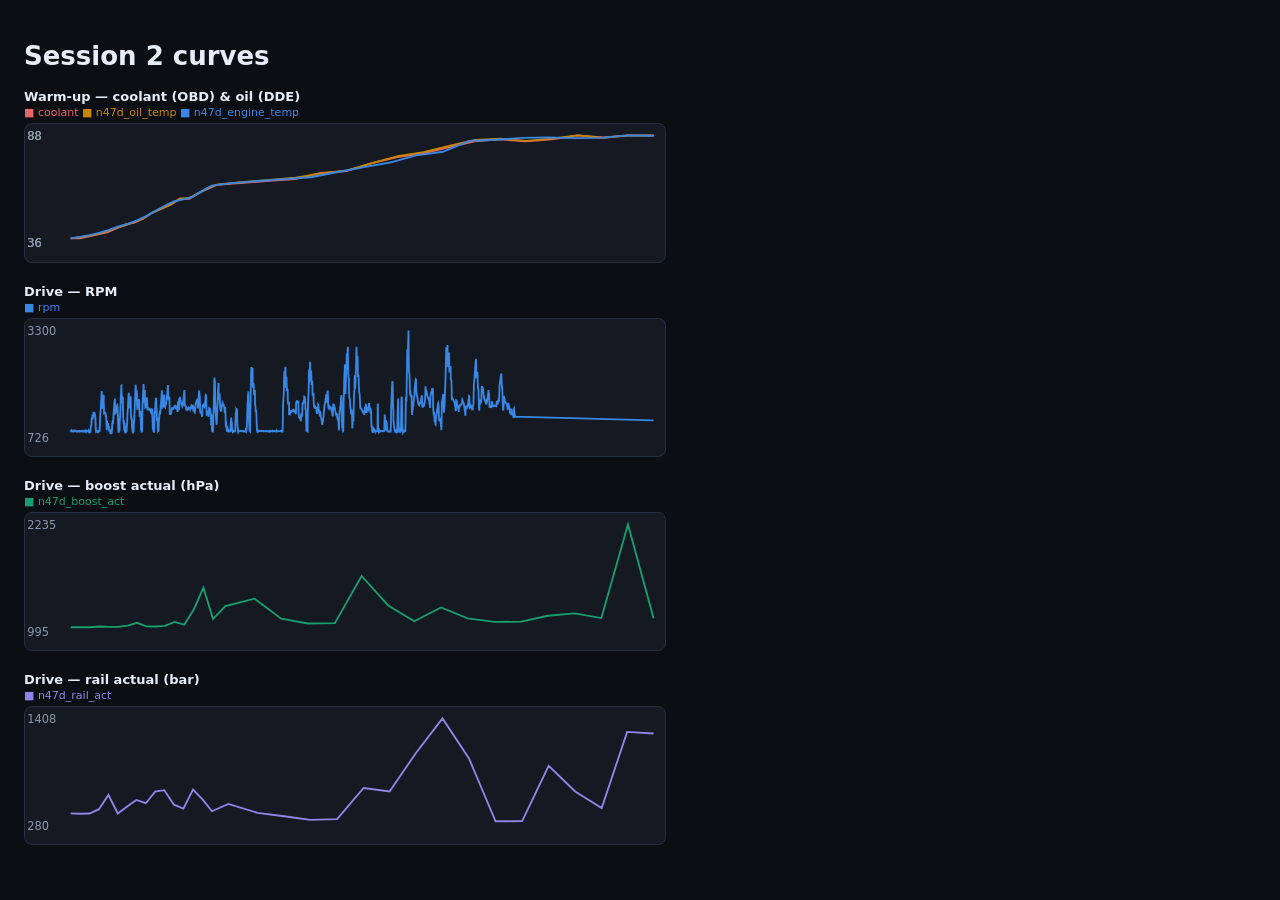
<file: drive-sessions/20260826T153445Z-session/curves.html>
<!doctype html><html><head><meta charset="utf-8">
<title>Session curves</title><style>
body{background:#0b0e13;color:#e6edf7;font:13px system-ui;padding:16px;max-width:640px}
h3{font-size:13px;margin:18px 0 2px} .legend{font-size:11px;color:#8b97ab;margin-bottom:4px}
svg{background:#141922;border:1px solid #263041;border-radius:8px}
</style></head><body><h1>Session 2 curves</h1><h3>Warm-up — coolant (OBD) & oil (DDE)</h3><div class="legend"><span style="color:#e66767">■ coolant</span>  <span style="color:#c98500">■ n47d_oil_temp</span>  <span style="color:#3987e5">■ n47d_engine_temp</span></div><svg viewBox="0 0 560 120" width="100%"><polyline fill="none" stroke="#e66767" stroke-width="1.6" points="40.0,100.0 48.0,100.0 55.9,98.3 64.0,96.5 71.9,94.8 79.9,91.3 87.9,87.9 95.8,86.2 103.7,82.7 111.6,77.5 119.5,74.0 127.4,70.6 135.6,65.4 143.7,65.4 151.8,60.2 159.9,56.7 167.9,53.3 191.3,51.5 213.8,49.8 236.3,48.1 258.9,42.9 281.4,41.2 303.9,34.2 325.9,29.0 348.4,25.6 370.9,20.4 393.4,15.2 415.9,13.5 438.4,15.2 461.0,13.5 483.5,10.0 506.0,11.7 527.5,10.0 550.0,10.0"/><text x="2" y="14" fill="#8b97ab" font-size="10">88</text><text x="2" y="108" fill="#8b97ab" font-size="10">36</text><polyline fill="none" stroke="#c98500" stroke-width="1.6" points="40.0,100.0 47.9,99.1 55.9,97.9 63.9,96.2 71.9,93.9 79.9,90.8 87.9,88.6 95.7,85.6 103.6,82.7 111.5,77.5 119.4,74.0 127.3,70.6 135.4,65.4 143.5,64.9 151.6,60.9 159.7,56.0 167.8,53.1 191.8,50.7 214.3,48.9 236.8,47.0 259.3,43.2 281.8,40.5 304.3,34.1 326.2,28.2 348.7,24.7 371.1,19.2 393.6,14.0 416.1,12.9 438.6,14.8 461.1,12.8 483.6,10.0 506.0,12.1 527.5,10.2 550.0,10.2"/><text x="2" y="14" fill="#8b97ab" font-size="10">88</text><text x="2" y="108" fill="#8b97ab" font-size="10">36</text><polyline fill="none" stroke="#3987e5" stroke-width="1.6" points="40.0,100.0 48.2,98.8 56.5,97.2 64.7,95.2 72.9,92.9 81.2,89.8 89.3,87.6 97.5,84.6 105.6,80.8 113.8,76.2 121.8,71.7 130.2,67.7 138.5,66.0 146.8,63.7 155.1,58.5 163.5,53.9 178.6,52.0 203.9,49.9 227.1,48.2 250.3,46.6 273.5,42.0 296.7,37.8 319.3,33.7 342.4,27.4 365.6,24.3 388.8,14.7 412.0,13.8 435.1,12.2 458.3,11.7 481.5,12.4 504.7,12.1 526.9,10.0 550.0,10.3"/><text x="2" y="14" fill="#8b97ab" font-size="10">88</text><text x="2" y="108" fill="#8b97ab" font-size="10">36</text></svg>
<h3>Drive — RPM</h3><div class="legend"><span style="color:#3987e5">■ rpm</span></div><svg viewBox="0 0 560 120" width="100%"><polyline fill="none" stroke="#3987e5" stroke-width="1.6" points="40.0,98.3 40.0,98.1 40.1,98.1 40.1,98.1 40.2,98.1 40.3,98.1 40.3,98.1 40.4,98.1 40.4,98.2 40.5,98.2 40.6,97.8 40.6,97.8 40.7,98.0 40.7,98.0 40.8,98.2 40.9,98.2 40.9,98.1 41.0,98.1 41.0,98.1 41.1,98.2 41.2,98.2 41.2,98.1 41.3,98.2 41.3,98.2 41.4,98.1 41.5,98.1 41.5,98.1 41.6,98.1 41.6,98.1 41.7,98.1 41.8,98.0 41.8,98.1 41.9,98.1 41.9,98.0 42.0,98.0 42.1,98.2 42.1,98.2 42.2,98.0 42.2,98.0 42.3,98.1 42.4,98.2 42.4,98.2 42.5,98.2 42.5,98.2 42.6,98.1 42.7,98.1 42.7,98.1 42.8,98.2 42.8,98.2 42.9,98.1 43.0,98.1 43.0,98.1 43.1,98.1 43.1,98.1 43.2,98.1 43.3,98.0 43.3,98.1 43.4,98.1 43.4,98.2 43.5,98.2 43.6,98.2 43.6,98.1 43.7,98.1 43.7,98.1 43.8,98.1 43.9,98.2 43.9,98.2 44.0,98.2 44.0,98.2 44.1,98.1 44.2,98.1 44.2,98.1 44.3,98.0 44.3,98.0 44.4,98.1 44.5,98.1 44.5,98.0 44.6,98.0 44.6,98.0 44.7,98.1 44.8,98.1 44.8,98.2 44.9,98.2 44.9,98.2 45.0,98.2 45.1,98.3 45.1,98.2 45.2,98.2 45.2,98.1 45.3,98.1 45.4,98.1 45.4,98.1 45.5,98.1 45.5,98.1 45.6,98.1 45.7,98.1 45.7,98.1 45.8,98.1 45.8,98.1 45.9,98.1 46.0,98.1 46.0,98.1 46.1,98.1 46.2,98.2 46.2,98.2 46.3,98.1 46.3,98.1 46.4,98.2 46.4,98.2 46.5,98.2 46.6,98.2 46.6,98.2 46.7,98.1 46.7,98.1 46.8,98.0 46.9,98.0 46.9,98.1 47.0,98.1 47.0,98.1 47.1,98.2 47.2,98.2 47.2,98.1 47.3,98.1 47.3,98.1 47.4,98.1 47.5,98.2 47.5,98.1 47.6,98.1 47.6,98.1 47.7,98.1 47.8,98.2 47.8,98.2 47.9,98.2 47.9,98.1 48.0,98.1 48.1,98.1 48.1,98.1 48.2,98.1 48.3,98.1 48.3,98.0 48.4,98.0 48.4,98.1 48.5,98.2 48.5,98.2 48.6,98.2 48.7,98.2 48.7,98.1 48.8,98.1 48.8,98.1 48.9,98.3 49.0,98.3 49.0,98.2 49.1,98.2 49.1,98.1 49.2,98.1 49.3,98.1 49.3,98.1 49.4,98.1 49.4,98.1 49.5,98.1 49.6,98.0 49.6,98.0 49.7,98.1 49.7,98.1 49.8,98.1 49.9,98.0 49.9,98.0 50.0,98.2 50.0,98.2 50.1,98.1 50.2,98.1 50.2,98.2 50.3,98.2 50.3,98.2 50.4,98.1 50.5,98.1 50.5,98.1 50.6,98.1 50.6,98.1 50.7,98.1 50.8,98.1 50.8,98.1 50.9,98.1 50.9,98.0 51.0,98.0 51.1,98.1 51.1,98.1 51.2,98.1 51.2,98.2 51.3,98.2 51.4,98.2 51.4,98.1 51.5,98.1 51.5,98.2 51.6,98.2 51.7,98.1 51.7,98.1 51.8,98.1 51.9,98.1 51.9,98.1 52.0,98.1 52.1,98.0 52.1,98.1 52.2,98.0 52.2,98.0 52.3,98.2 52.4,98.2 52.4,98.1 52.5,98.1 52.5,98.1 52.6,98.1 52.7,98.2 52.7,98.1 52.8,98.1 52.8,98.1 52.9,98.1 53.0,98.2 53.0,98.0 53.1,98.0 53.1,98.1 53.2,98.1 53.3,98.0 53.3,98.0 53.4,98.2 53.4,98.2 53.5,98.1 53.6,98.1 53.6,98.1 53.7,98.2 53.7,98.2 53.8,98.1 53.9,98.2 53.9,98.2 54.0,98.1 54.0,98.1 54.1,98.2 54.2,98.2 54.2,98.1 54.3,98.1 54.3,98.1 54.4,98.1 54.5,98.1 54.5,98.1 54.6,98.1 54.6,98.0 54.7,98.0 54.8,98.2 54.8,98.2 54.9,98.2 54.9,98.1 55.0,98.1 55.1,98.1 55.1,98.1 55.2,98.1 55.2,98.1 55.3,98.2 55.4,98.0 55.4,98.0 55.5,98.2 55.5,98.2 55.6,98.6 55.7,97.9 55.7,97.9 55.8,98.1 55.8,98.1 55.9,98.6 56.0,98.6 56.0,99.2 56.1,99.2 56.1,99.2 56.2,97.9 56.3,97.9 56.3,98.0 56.4,98.0 56.4,98.0 56.5,98.0 56.6,98.1 56.6,98.0 56.7,98.0 56.7,98.1 56.9,98.1 56.9,98.1 56.9,98.2 57.0,98.2 57.1,98.1 57.2,98.1 57.2,98.2 57.2,98.2 57.3,98.3 57.3,98.3 57.5,96.5 57.5,95.1 57.5,95.1 57.6,93.7 57.7,93.7 57.8,93.4 57.8,93.2 57.8,93.2 57.9,93.0 58.0,93.0 58.1,92.4 58.1,90.3 58.2,90.3 58.2,88.4 58.3,88.4 58.4,87.4 58.4,87.4 58.5,86.9 58.5,86.8 58.6,86.8 58.7,87.0 58.7,87.0 58.8,88.1 58.8,88.1 58.9,87.2 59.0,87.2 59.0,85.5 59.1,85.6 59.1,85.6 59.2,85.7 59.3,85.7 59.3,86.3 59.4,86.3 59.4,85.6 59.5,84.6 59.6,84.6 59.6,84.0 59.7,84.0 59.7,83.3 59.8,83.3 59.9,82.6 59.9,82.3 60.0,82.3 60.0,82.2 60.1,82.2 60.2,82.1 60.2,82.1 60.3,82.1 60.3,82.1 60.4,82.0 60.5,82.0 60.5,82.0 60.6,82.3 60.6,82.3 60.7,82.3 60.8,82.3 60.8,82.3 60.9,82.8 60.9,82.8 61.0,83.4 61.1,83.4 61.1,84.0 61.2,84.0 61.2,84.7 61.3,84.7 61.4,85.3 61.4,85.6 61.5,85.6 61.5,86.7 61.6,86.7 61.7,89.1 61.7,91.7 61.8,91.7 61.8,95.1 61.9,95.1 62.0,96.2 62.0,96.2 62.1,98.0 62.1,98.0 62.2,98.1 62.3,98.1 62.3,98.4 62.4,98.3 62.4,98.3 62.5,98.4 62.6,98.4 62.6,98.5 62.7,98.3 62.7,98.3 62.8,98.3 62.9,98.3 62.9,98.5 63.0,98.5 63.0,98.1 63.1,98.1 63.2,98.2 63.2,98.2 63.3,98.2 63.3,98.2 63.4,98.2 63.5,98.0 63.5,98.1 63.6,98.1 63.6,98.3 63.7,98.3 63.8,99.9 63.8,99.9 63.9,98.4 63.9,98.4 64.0,98.3 64.1,98.3 64.1,98.2 64.2,98.1 64.2,98.2 64.3,98.2 64.4,98.1 64.4,98.1 64.5,98.1 64.6,98.1 64.6,98.3 64.7,98.3 64.7,97.8 64.8,98.0 64.9,98.0 64.9,98.1 65.0,98.1 65.0,97.8 65.1,97.8 65.2,97.8 65.2,97.7 65.3,97.7 65.3,95.3 65.4,95.3 65.4,94.1 65.5,94.1 65.6,91.7 65.6,89.0 65.7,89.0 65.7,85.9 65.8,85.9 65.9,83.0 65.9,81.6 66.0,81.6 66.1,81.3 66.1,81.3 66.2,79.7 66.2,79.7 66.3,78.0 66.4,78.0 66.4,77.1 66.5,77.1 66.5,74.8 66.6,72.1 66.7,72.1 66.7,70.8 66.8,70.8 66.8,68.2 66.9,66.9 67.0,66.9 67.0,65.3 67.1,65.3 67.1,63.8 67.2,63.8 67.3,66.7 67.3,66.7 67.4,75.5 67.4,78.0 67.5,78.0 67.5,77.8 67.6,77.8 67.7,76.5 67.7,76.5 67.8,75.5 67.8,74.4 67.9,74.4 68.0,73.2 68.0,73.2 68.1,72.0 68.1,72.0 68.2,71.0 68.3,71.0 68.3,70.0 68.4,68.9 68.4,68.9 68.5,67.7 68.6,67.7 68.6,67.3 68.7,66.4 68.7,66.4 68.8,68.2 68.9,68.2 68.9,75.1 69.0,75.1 69.1,80.5 69.1,80.5 69.2,82.4 69.2,82.8 69.3,82.8 69.4,82.8 69.4,82.8 69.5,82.7 69.5,82.4 69.6,82.4 69.7,82.8 69.7,82.8 69.8,82.2 69.8,82.2 69.9,82.1 70.0,82.1 70.0,82.1 70.1,82.1 70.2,82.4 70.2,82.4 70.3,82.3 70.3,82.3 70.4,82.8 70.5,82.8 70.5,83.8 70.6,83.8 70.6,84.9 70.7,84.9 70.8,85.1 70.8,84.9 70.9,84.9 70.9,85.9 71.0,85.9 71.1,86.7 71.1,88.3 71.2,88.3 71.2,90.8 71.3,90.8 71.4,95.4 71.4,95.4 71.5,97.2 71.5,97.2 71.6,96.8 71.7,92.9 71.7,92.9 71.8,89.4 71.8,89.4 72.0,92.5 72.0,94.9 72.0,94.9 72.1,93.8 72.1,93.8 72.3,91.8 72.3,91.8 72.3,92.0 72.4,91.7 72.5,91.7 72.6,91.4 72.6,91.4 72.6,91.7 72.7,91.7 72.8,93.1 72.9,93.1 72.9,93.4 72.9,93.5 73.0,93.5 73.1,94.1 73.2,94.1 73.2,94.0 73.2,94.5 73.3,94.5 73.4,95.0 73.5,95.0 73.5,95.5 73.5,95.5 73.6,97.9 73.7,97.9 73.8,97.3 73.8,98.7 73.8,98.7 73.9,98.1 74.0,98.1 74.1,98.3 74.1,98.2 74.1,98.2 74.2,98.0 74.3,98.0 74.4,97.9 74.4,97.9 74.4,98.2 74.5,98.2 74.6,98.9 74.7,98.9 74.7,98.4 74.7,99.9 74.8,99.9 74.9,98.4 75.0,98.4 75.0,98.0 75.0,98.0 75.1,98.0 75.1,97.8 75.3,97.8 75.3,97.8 75.3,97.8 75.4,97.5 75.4,97.5 75.6,97.9 75.6,98.0 75.6,98.0 75.7,100.0 75.8,100.0 75.9,98.4 75.9,98.4 75.9,98.1 76.0,97.8 76.0,97.8 76.2,96.2 76.2,94.3 76.3,94.3 76.3,91.8 76.4,91.8 76.5,90.6 76.5,90.6 76.6,90.0 76.6,90.0 76.7,89.3 76.8,89.3 76.8,88.4 76.9,88.7 76.9,88.7 77.0,91.2 77.1,91.2 77.1,91.0 77.2,88.8 77.2,88.8 77.3,86.6 77.4,86.6 77.4,84.1 77.5,84.1 77.5,82.6 77.6,82.6 77.7,80.9 77.7,80.6 77.8,80.6 77.8,79.2 77.9,79.2 78.0,77.7 78.0,76.1 78.1,76.1 78.1,74.6 78.2,74.6 78.3,73.3 78.3,73.3 78.4,71.9 78.4,71.9 78.5,71.3 78.6,71.3 78.6,70.4 78.6,70.3 78.7,70.3 78.8,73.7 78.9,73.7 78.9,80.3 78.9,80.3 79.0,83.0 79.1,83.0 79.2,83.2 79.2,82.4 79.2,82.4 79.3,81.9 79.4,81.9 79.5,81.3 79.5,80.4 79.5,80.4 79.6,79.7 79.6,79.7 79.7,78.9 79.8,78.9 79.8,78.7 79.9,78.7 79.9,77.8 80.0,77.8 80.1,77.5 80.1,76.9 80.2,76.9 80.2,77.0 80.3,77.0 80.4,76.6 80.4,76.6 80.5,76.5 80.5,76.5 80.6,76.2 80.7,76.6 80.7,76.6 80.8,76.4 80.8,76.4 80.9,77.7 81.0,77.7 81.0,79.8 81.1,79.8 81.1,80.9 81.2,85.0 81.3,85.0 81.3,88.0 81.4,88.0 81.4,91.1 81.5,91.1 81.6,94.2 81.6,96.0 81.7,96.0 81.7,98.7 81.8,98.7 81.9,99.1 81.9,99.1 82.0,98.5 82.0,98.5 82.1,99.4 82.2,98.7 82.2,98.7 82.3,98.0 82.3,98.0 82.4,98.0 82.5,97.7 82.5,97.7 82.6,97.7 82.6,97.7 82.7,97.6 82.8,93.0 82.8,93.0 82.9,87.7 82.9,87.7 83.0,87.3 83.1,87.3 83.1,85.8 83.2,85.8 83.2,84.2 83.3,84.2 83.4,80.6 83.4,79.7 83.5,79.7 83.5,76.5 83.6,76.5 83.7,72.6 83.7,71.0 83.8,71.0 83.8,67.5 83.9,67.5 84.0,64.7 84.0,64.7 84.1,62.2 84.1,62.2 84.2,60.0 84.3,58.4 84.3,58.4 84.4,58.3 84.4,58.3 84.5,66.2 84.6,66.2 84.6,72.9 84.7,72.9 84.7,72.6 84.8,72.8 84.9,72.8 84.9,71.5 85.0,71.5 85.0,70.5 85.1,70.5 85.2,69.8 85.2,69.1 85.3,69.1 85.3,68.3 85.4,68.3 85.5,68.5 85.5,68.5 85.6,68.8 85.6,68.8 85.7,72.7 85.7,79.2 85.8,79.2 85.9,84.7 85.9,84.7 86.0,88.0 86.0,88.0 86.1,89.0 86.2,88.8 86.2,88.8 86.3,88.5 86.3,88.5 86.4,89.4 86.4,89.4 86.5,90.1 86.6,90.1 86.6,92.0 86.7,95.2 86.7,95.2 86.8,96.6 86.9,96.6 86.9,97.2 87.0,97.2 87.0,94.8 87.1,94.8 87.2,90.9 87.2,94.6 87.3,94.6 87.3,96.6 87.4,96.6 87.5,98.4 87.5,98.4 87.6,99.0 87.6,99.0 87.7,99.3 87.8,99.3 87.8,98.7 87.9,99.3 87.9,99.3 88.0,98.7 88.1,98.7 88.1,98.2 88.2,97.8 88.2,97.8 88.3,97.6 88.4,97.6 88.4,97.4 88.5,97.9 88.6,97.9 88.6,98.3 88.7,98.3 88.7,98.2 88.8,98.2 88.8,97.6 88.9,97.6 89.0,95.6 89.0,93.9 89.1,93.9 89.1,93.1 89.2,93.1 89.3,92.5 89.3,91.2 89.4,91.2 89.4,87.7 89.5,87.7 89.6,84.1 89.6,84.1 89.7,82.5 89.7,82.5 89.8,80.5 89.9,80.5 89.9,78.9 90.0,77.8 90.0,77.8 90.1,75.8 90.2,75.8 90.2,73.3 90.3,73.3 90.3,71.6 90.4,69.3 90.5,69.3 90.5,67.5 90.6,67.5 90.6,66.6 90.7,66.6 90.8,64.6 90.8,65.4 90.9,65.4 90.9,71.6 91.0,71.6 91.1,75.6 91.1,75.6 91.2,77.2 91.2,77.2 91.3,77.1 91.4,77.1 91.4,76.2 91.5,74.9 91.5,74.9 91.6,73.9 91.7,73.9 91.7,72.7 91.8,72.7 91.8,71.8 91.9,70.8 92.0,70.8 92.0,69.7 92.1,69.7 92.1,68.7 92.2,68.7 92.3,67.8 92.3,67.9 92.4,67.9 92.4,68.9 92.5,68.9 92.6,76.1 92.6,76.1 92.7,81.6 92.7,81.6 92.8,85.0 92.9,85.0 92.9,84.3 92.9,86.3 93.0,86.3 93.1,88.0 93.2,88.0 93.2,87.7 93.2,87.0 93.3,87.0 93.4,88.3 93.5,88.3 93.5,90.1 93.5,90.1 93.6,93.7 93.6,93.7 93.8,96.5 93.8,96.8 93.8,96.8 93.9,94.2 93.9,94.2 94.1,93.5 94.1,98.1 94.2,98.1 94.2,98.6 94.3,98.6 94.4,98.8 94.4,99.3 94.5,99.3 94.5,98.4 94.6,98.4 94.7,98.7 94.7,98.7 94.8,98.0 94.8,98.0 94.9,98.0 95.0,98.0 95.0,97.9 95.1,96.3 95.1,96.3 95.2,90.5 95.3,90.5 95.3,88.5 95.4,91.2 95.4,91.2 95.5,89.3 95.6,89.3 95.6,85.7 95.7,85.7 95.7,82.4 95.8,82.4 95.9,81.5 95.9,79.3 96.0,79.3 96.0,75.6 96.1,75.6 96.2,73.6 96.2,73.6 96.3,70.3 96.3,70.3 96.4,66.9 96.5,64.1 96.5,64.1 96.6,60.9 96.6,60.9 96.7,59.4 96.8,59.4 96.8,57.6 96.9,58.4 96.9,58.4 97.0,65.7 97.1,65.7 97.1,71.4 97.1,71.4 97.2,70.0 97.3,70.0 97.4,68.9 97.4,67.3 97.4,67.3 97.5,65.9 97.6,65.9 97.7,64.5 97.7,64.5 97.7,63.4 97.8,63.1 97.9,63.1 98.0,68.2 98.0,68.2 98.0,74.6 98.1,74.6 98.2,78.6 98.3,78.6 98.3,78.7 98.3,78.7 98.4,78.7 98.4,77.4 98.5,77.4 98.6,77.2 98.6,77.2 98.7,76.6 98.7,76.6 98.8,75.8 98.9,75.1 98.9,75.1 99.0,74.3 99.0,74.3 99.1,73.4 99.2,73.4 99.2,72.6 99.3,72.0 99.3,72.0 99.4,71.3 99.5,71.3 99.5,71.1 99.6,71.1 99.6,70.8 99.7,70.8 99.7,70.5 99.8,70.5 99.9,70.2 99.9,70.2 100.0,73.0 100.1,77.6 100.1,77.6 100.2,80.9 100.2,80.9 100.3,84.1 100.3,84.5 100.4,84.5 100.4,84.7 100.5,84.7 100.6,83.6 100.6,83.6 100.7,84.7 100.8,84.7 100.8,83.8 100.9,83.8 100.9,80.9 101.0,80.5 101.0,80.5 101.1,83.6 101.2,83.6 101.2,85.5 101.2,88.4 101.3,88.4 101.4,91.9 101.5,91.9 101.5,96.0 101.6,96.0 101.6,96.7 101.7,96.7 101.8,96.6 101.8,95.7 101.9,95.7 101.9,98.5 102.0,98.5 102.1,98.3 102.1,98.5 102.2,98.5 102.2,98.5 102.3,98.5 102.4,98.2 102.4,98.2 102.5,96.3 102.5,96.3 102.6,92.2 102.7,80.6 102.7,80.6 102.8,77.5 102.8,77.5 102.9,74.1 103.0,74.1 103.0,69.8 103.1,69.0 103.1,69.0 103.2,66.6 103.3,66.6 103.3,64.8 103.4,64.8 103.4,63.7 103.5,63.7 103.6,59.9 103.6,59.7 103.6,59.7 103.7,57.6 103.8,57.6 103.9,64.4 103.9,70.6 103.9,70.6 104.0,72.5 104.1,72.5 104.2,71.6 104.2,71.6 104.2,70.2 104.3,70.2 104.4,68.5 104.5,68.5 104.5,66.7 104.5,64.9 104.6,64.9 104.7,63.6 104.8,63.6 104.8,62.5 104.8,63.0 104.9,63.0 105.0,69.2 105.1,69.2 105.1,74.9 105.2,74.9 105.2,77.4 105.3,77.3 105.4,77.3 105.4,76.4 105.5,76.4 105.5,75.8 105.6,75.8 105.7,75.0 105.7,74.1 105.8,74.1 105.8,73.3 105.9,73.3 106.0,72.6 106.0,71.5 106.1,71.5 106.2,70.6 106.2,70.6 106.3,69.7 106.3,69.6 106.4,69.6 106.5,69.7 106.5,69.7 106.6,68.7 106.6,69.2 106.7,69.2 106.8,71.9 106.8,71.9 106.9,74.1 107.0,74.1 107.0,76.5 107.1,78.1 107.1,78.1 107.2,79.2 107.3,79.2 107.3,79.0 107.4,79.0 107.4,79.0 107.5,79.2 107.6,79.2 107.6,79.2 107.7,79.2 107.7,79.1 107.8,79.1 107.9,79.0 107.9,78.8 108.0,78.8 108.1,79.0 108.2,79.0 108.2,79.0 108.3,78.9 108.3,78.9 108.4,78.9 108.5,79.0 108.5,79.0 108.6,79.0 108.6,79.0 108.7,78.9 108.8,78.9 108.8,78.8 108.9,78.9 108.9,78.9 109.0,79.1 109.1,79.1 109.1,79.1 109.2,78.9 109.3,78.9 109.3,79.2 109.4,79.2 109.4,79.6 109.5,79.6 109.5,79.6 109.6,79.6 109.7,79.5 109.7,79.7 109.8,79.7 109.8,80.0 109.9,80.0 110.0,80.2 110.0,80.2 110.1,80.3 110.1,80.7 110.2,80.7 110.3,81.3 110.3,81.3 110.4,81.2 110.4,81.2 110.5,81.9 110.6,81.9 110.6,81.8 110.7,82.2 110.7,82.2 110.8,82.8 110.9,82.8 110.9,83.8 111.0,81.8 111.0,81.8 111.1,79.3 111.2,79.3 111.2,79.1 111.3,79.1 111.3,81.1 111.4,81.1 111.5,82.9 111.5,85.8 111.6,85.8 111.6,89.8 111.7,89.8 111.8,95.0 111.8,95.6 111.9,95.6 112.0,96.0 112.0,96.0 112.2,90.8 112.2,93.5 112.2,93.5 112.3,96.9 112.4,96.9 112.5,98.3 112.5,98.4 112.5,98.4 112.6,98.6 112.7,98.6 112.8,98.4 112.8,98.7 112.9,98.7 112.9,98.4 113.0,98.4 113.1,95.9 113.1,93.2 113.2,93.2 113.2,88.6 113.3,88.6 113.4,80.7 113.4,80.7 113.5,81.4 113.5,81.4 113.6,81.7 113.7,81.0 113.7,81.0 113.8,81.1 113.8,81.1 113.9,78.3 114.0,78.3 114.0,76.7 114.1,75.1 114.1,75.1 114.2,72.8 114.3,72.8 114.3,72.0 114.4,72.0 114.4,70.9 114.5,69.8 114.6,69.8 114.6,70.1 114.7,70.1 114.7,69.8 114.8,69.8 114.9,71.3 114.9,76.3 115.0,76.3 115.0,77.7 115.1,77.7 115.2,78.8 115.2,81.4 115.3,81.4 115.3,85.6 115.4,85.6 115.5,89.3 115.5,88.9 115.6,88.9 115.6,87.8 115.7,87.8 115.8,87.6 115.8,87.6 115.9,87.3 116.0,87.3 116.0,88.2 116.1,94.7 116.1,94.7 116.2,96.4 116.3,96.4 116.3,96.4 116.4,96.4 116.4,98.2 116.5,98.1 116.6,98.1 116.6,98.0 116.7,98.0 116.8,98.3 116.8,97.5 116.9,97.5 116.9,93.9 117.0,93.9 117.1,89.9 117.1,89.9 117.2,89.7 117.2,88.4 117.3,88.4 117.4,87.7 117.4,87.7 117.5,85.6 117.5,85.6 117.6,83.3 117.7,82.7 117.7,82.7 117.8,82.2 117.8,82.2 117.9,81.5 118.0,81.3 118.0,81.3 118.1,82.1 118.1,82.1 118.3,82.2 118.3,81.5 118.4,81.5 118.4,80.4 118.5,80.4 118.6,78.9 118.6,76.7 118.7,76.7 118.7,75.7 118.8,75.7 118.9,75.1 118.9,75.1 119.0,74.2 119.0,73.3 119.1,73.3 119.2,71.3 119.2,71.3 119.3,69.8 119.3,69.8 119.4,69.0 119.5,69.0 119.5,65.7 119.6,65.0 119.6,65.0 119.7,63.6 119.8,63.6 119.8,62.3 119.9,66.1 119.9,66.1 120.0,72.2 120.1,72.2 120.1,77.3 120.2,77.3 120.2,77.7 120.3,77.7 120.4,77.3 120.4,76.9 120.5,76.9 120.5,75.5 120.6,75.5 120.7,74.9 120.7,73.9 120.8,73.9 120.8,73.5 120.9,73.5 121.0,72.4 121.0,71.7 121.1,71.7 121.1,70.5 121.2,70.5 121.3,70.0 121.3,70.0 121.4,69.2 121.4,69.2 121.5,68.2 121.6,68.2 121.6,67.6 121.7,66.9 121.8,66.9 121.8,68.7 121.9,68.7 121.9,73.3 122.0,75.3 122.1,75.3 122.1,76.5 122.2,76.5 122.2,76.4 122.3,76.4 122.4,76.4 122.4,76.3 122.5,76.3 122.6,76.6 122.6,76.6 122.7,76.8 122.7,76.8 122.8,75.8 122.9,75.2 122.9,75.2 123.0,75.9 123.0,75.9 123.1,75.2 123.2,74.4 123.2,74.4 123.3,73.7 123.3,73.7 123.4,73.7 123.5,72.8 123.5,72.8 123.6,72.4 123.6,72.4 123.8,71.4 123.8,71.4 123.8,71.2 123.9,69.8 124.0,69.8 124.1,69.3 124.1,69.3 124.1,68.4 124.2,68.4 124.3,66.9 124.4,66.9 124.4,66.2 124.5,64.9 124.5,63.6 124.6,63.6 124.7,62.5 124.7,62.5 124.8,61.1 124.8,61.1 124.9,59.9 125.0,59.9 125.0,59.5 125.1,57.8 125.1,57.8 125.2,63.9 125.3,63.9 125.3,71.0 125.4,69.9 125.4,69.9 125.5,68.7 125.6,68.7 125.6,68.5 125.7,68.5 125.7,69.0 125.8,69.0 125.9,69.1 125.9,69.0 126.0,69.0 126.0,68.4 126.1,68.4 126.2,68.1 126.2,68.8 126.3,68.8 126.3,69.9 126.4,69.9 126.5,76.0 126.5,76.0 126.6,81.4 126.7,83.8 126.7,83.8 126.8,82.8 126.8,82.8 126.9,83.2 127.0,83.2 127.0,82.3 127.1,82.3 127.1,81.5 127.2,80.9 127.3,80.9 127.3,82.6 127.4,82.6 127.4,82.6 127.5,82.5 127.6,82.5 127.6,82.2 127.7,82.2 127.7,82.7 127.8,82.7 127.9,82.1 127.9,82.1 128.0,81.5 128.1,80.6 128.1,80.6 128.2,79.8 128.2,79.8 128.3,79.3 128.4,78.7 128.4,78.7 128.5,78.5 128.5,78.5 128.6,77.6 128.7,78.5 128.7,78.5 128.8,78.7 128.8,78.7 128.9,78.7 129.0,78.7 129.0,78.8 129.1,78.8 129.1,78.7 129.2,78.8 129.3,78.8 129.3,78.8 129.4,78.8 129.4,78.5 129.5,78.5 129.6,78.4 129.6,78.3 129.7,78.3 129.7,78.1 129.8,78.1 129.9,78.1 129.9,77.8 130.0,77.8 130.0,77.7 130.2,77.7 130.2,77.5 130.2,77.5 130.3,77.3 130.4,77.1 130.5,77.1 130.5,77.0 130.6,76.9 130.6,76.9 130.7,76.9 130.8,76.9 130.8,76.5 130.9,76.4 130.9,76.4 131.0,76.6 131.1,76.6 131.1,76.2 131.2,76.2 131.2,76.3 131.3,76.3 131.4,76.3 131.4,76.1 131.5,76.1 131.6,76.1 131.6,76.1 131.7,75.8 131.7,76.4 131.8,76.4 131.9,76.2 131.9,76.2 132.0,76.3 132.0,78.1 132.1,78.1 132.2,76.9 132.2,76.9 132.3,77.0 132.3,77.0 132.4,76.9 132.5,76.9 132.5,77.1 132.6,77.1 132.6,77.3 132.7,77.6 132.8,77.6 132.8,77.9 132.9,77.9 132.9,78.1 133.0,78.4 133.1,78.4 133.1,78.8 133.2,78.8 133.2,79.5 133.3,79.5 133.4,80.5 133.4,80.5 133.5,81.2 133.6,80.9 133.6,80.9 133.7,75.2 133.7,75.2 133.8,73.0 133.9,72.0 133.9,72.0 134.0,72.8 134.0,72.8 134.1,73.7 134.2,74.6 134.2,74.6 134.3,75.9 134.3,75.9 134.4,76.9 134.5,76.9 134.5,78.0 134.6,78.0 134.6,79.0 134.7,79.0 134.8,76.9 134.8,73.6 134.9,73.6 134.9,70.3 135.0,70.3 135.1,69.6 135.1,69.9 135.2,69.9 135.2,69.8 135.3,69.8 135.4,70.1 135.4,70.1 135.5,69.1 135.5,68.8 135.6,68.8 135.7,70.3 135.7,70.3 135.8,72.1 135.8,72.1 135.9,70.5 136.0,70.8 136.0,70.8 136.1,71.3 136.1,71.3 136.2,71.7 136.3,71.7 136.3,71.8 136.4,72.2 136.4,72.2 136.6,72.8 136.6,73.2 136.7,73.2 136.7,73.4 136.8,73.4 136.9,73.8 136.9,74.2 137.0,74.2 137.0,75.1 137.3,75.0 137.5,76.2 137.6,76.6 137.8,76.1 137.9,75.5 138.2,75.4 138.3,74.8 138.5,72.6 138.6,71.2 138.8,69.4 139.0,66.3 139.2,65.2 139.3,63.8 139.5,62.2 139.6,64.6 139.8,74.9 140.0,75.1 140.2,76.5 140.3,76.2 140.5,76.1 140.7,76.5 140.8,77.7 141.0,78.5 141.2,78.2 141.3,78.8 141.5,79.0 141.7,78.6 141.8,77.7 142.0,78.9 142.2,78.5 142.4,78.5 142.5,78.3 142.7,78.0 142.8,78.6 143.0,78.3 143.2,78.4 143.4,78.5 143.5,78.3 143.7,78.1 143.8,78.3 144.0,78.0 144.2,78.4 144.4,79.0 144.5,78.6 144.7,78.5 144.9,78.5 145.0,78.0 145.2,78.0 145.4,76.6 145.5,76.6 145.7,75.7 145.9,76.0 146.0,77.0 146.2,76.7 146.4,77.8 146.6,78.6 146.7,77.6 146.9,75.1 147.0,76.3 147.2,79.6 147.4,80.7 147.6,79.1 147.7,76.5 147.9,78.5 148.0,79.4 148.3,81.1 148.4,81.6 148.6,81.8 148.7,79.6 148.9,79.7 149.1,77.0 149.3,75.4 149.4,73.4 151.1,69.6 151.3,78.3 151.5,75.8 151.7,73.4 151.8,71.8 152.0,68.5 152.1,66.5 152.3,62.7 152.5,63.8 152.7,66.1 152.8,66.8 153.0,68.6 153.2,80.4 153.3,80.9 153.5,80.5 153.7,80.9 153.8,81.3 154.2,81.9 154.3,82.8 154.5,83.5 154.7,83.8 154.8,85.0 155.0,85.4 155.2,80.3 155.4,75.4 155.5,75.8 155.7,75.3 155.9,74.7 156.0,76.0 156.2,75.6 156.4,76.8 156.5,76.2 156.7,76.6 156.9,76.9 157.0,76.6 157.2,75.3 157.4,74.4 157.6,74.7 157.7,71.8 157.9,71.2 158.0,67.6 158.2,66.5 158.4,66.7 158.6,69.8 158.7,75.3 158.9,82.4 159.0,84.6 159.2,81.6 159.4,82.1 159.6,82.1 159.7,82.9 159.9,82.4 160.1,83.6 160.2,83.8 160.4,83.8 160.6,85.1 160.7,85.6 160.9,80.8 161.1,78.7 161.2,78.9 161.4,80.6 161.6,81.9 161.8,78.5 161.9,78.6 162.1,79.4 162.3,81.4 162.4,82.1 162.6,84.0 162.8,90.2 162.9,93.0 163.1,87.2 163.3,83.5 163.5,92.3 163.6,97.1 163.8,98.4 163.9,98.4 164.1,98.4 164.3,98.5 164.5,97.8 164.6,97.2 164.8,86.4 164.9,81.9 165.2,76.3 165.3,68.6 165.5,63.2 165.6,54.6 165.8,51.3 166.0,54.5 166.2,55.1 166.3,61.2 166.5,74.9 166.6,77.7 166.8,81.7 167.0,83.0 167.2,86.3 167.3,88.3 167.5,91.6 167.7,92.5 167.8,90.6 168.0,84.0 168.2,80.6 168.3,75.7 168.5,74.7 168.7,68.1 168.8,64.2 169.0,61.8 169.2,57.6 169.4,55.9 169.5,66.3 169.7,70.6 169.8,69.4 170.0,68.7 170.2,67.1 170.4,66.9 170.5,71.2 170.7,74.5 170.8,78.1 171.2,79.7 171.4,79.4 171.5,79.8 171.7,79.7 171.8,79.8 172.0,77.0 172.2,76.7 172.4,75.4 172.5,74.9 172.7,74.2 172.9,73.6 173.0,74.1 173.2,74.2 173.4,74.3 173.5,74.5 173.7,75.0 173.9,75.9 174.0,76.0 174.2,77.0 174.4,78.0 174.6,80.1 174.7,82.4 174.9,80.6 175.0,77.0 175.2,78.3 175.4,81.2 175.6,89.1 175.7,94.6 175.9,92.7 176.0,89.5 176.3,94.9 176.4,96.1 176.6,98.0 176.7,98.4 176.9,95.6 177.1,95.3 177.3,97.9 177.4,98.1 177.6,98.3 177.7,98.1 177.9,97.9 178.1,97.6 178.3,98.7 178.4,98.1 178.6,98.1 178.8,98.2 178.9,98.0 179.1,97.9 179.3,98.0 179.4,98.2 179.6,98.0 179.8,95.2 179.9,92.9 180.1,89.7 180.3,87.6 180.5,86.2 180.6,89.5 180.8,90.0 180.9,90.7 181.1,94.4 181.3,97.9 181.5,98.5 181.6,98.7 181.8,98.1 181.9,97.8 182.1,98.3 182.3,98.0 182.5,98.2 182.6,98.0 182.8,98.0 183.0,98.2 183.1,98.2 183.3,98.1 183.5,98.1 183.6,98.1 183.8,98.2 184.0,96.7 184.2,87.8 184.3,85.4 184.5,82.6 184.7,81.0 184.8,79.2 185.0,79.6 185.2,79.4 185.3,78.2 185.5,79.8 185.7,87.1 185.8,91.0 186.0,94.2 186.2,95.3 186.4,98.3 186.5,98.7 186.7,98.1 186.8,98.4 187.0,97.9 187.2,98.2 187.4,98.1 187.5,98.1 187.7,98.1 187.8,98.2 188.2,98.1 188.4,98.0 188.5,98.1 188.7,98.1 188.8,98.1 189.0,98.1 189.2,98.0 189.4,98.0 189.5,98.1 189.7,98.2 189.9,98.2 190.1,98.1 190.2,98.0 190.4,98.1 190.5,98.2 190.7,98.1 190.9,98.1 191.1,98.2 191.2,98.1 191.4,98.0 191.6,98.2 191.7,98.1 191.9,98.1 192.1,98.1 192.2,98.1 192.4,98.1 192.6,98.1 192.7,98.0 192.9,99.2 193.1,97.8 193.3,98.1 193.4,95.2 193.6,96.0 193.7,98.0 193.9,96.3 194.1,93.7 194.3,88.6 194.4,84.9 194.6,80.9 194.7,74.6 194.9,72.7 195.1,66.9 195.3,65.9 195.4,63.5 195.6,70.7 195.8,76.4 195.9,82.7 196.1,90.6 196.3,92.7 196.4,96.7 196.6,98.3 196.8,98.4 196.9,98.5 197.1,89.2 197.3,76.9 197.5,69.6 197.6,59.4 197.8,54.2 197.9,46.3 198.1,42.0 198.3,53.0 198.5,54.1 198.6,52.0 198.8,46.4 199.0,43.7 199.2,42.6 199.3,57.3 199.5,60.1 199.6,58.6 199.8,58.2 200.0,56.3 200.2,59.2 200.3,64.7 200.5,66.9 200.6,65.8 200.8,65.1 201.0,64.5 201.2,62.2 201.3,75.6 201.5,74.6 201.7,78.1 201.8,80.0 202.0,81.2 202.2,79.8 202.3,80.3 202.5,84.4 202.7,90.9 202.8,94.3 203.0,97.5 203.2,97.8 203.4,99.5 203.6,98.8 203.7,98.2 203.9,97.9 204.1,98.1 204.3,98.1 204.4,97.9 204.6,98.1 204.7,98.1 204.9,98.1 205.3,98.0 205.4,98.1 205.6,98.2 205.7,98.1 205.9,98.1 206.1,98.1 206.3,98.2 206.4,98.1 206.6,98.1 206.7,98.0 206.9,97.7 207.1,97.8 207.3,98.0 207.4,98.0 207.6,98.1 207.8,98.1 208.0,98.2 208.1,98.1 208.3,98.1 208.4,98.0 208.6,98.2 208.8,98.1 209.0,98.1 209.1,98.2 209.3,98.2 209.5,98.2 209.6,98.1 209.8,98.1 210.0,98.1 210.1,98.1 210.3,98.2 210.5,98.0 210.6,98.1 210.8,98.1 211.0,98.2 211.2,98.1 211.3,98.1 211.5,98.1 211.6,98.2 211.8,98.1 212.0,98.2 212.2,98.2 212.3,98.1 212.5,98.2 212.6,98.1 212.8,98.1 213.0,98.1 213.2,98.3 213.3,98.1 213.5,98.1 213.7,98.0 213.8,98.2 214.0,98.0 214.2,98.1 214.3,98.3 214.5,98.1 214.7,98.2 214.8,98.0 215.0,98.1 215.2,98.1 215.4,98.1 215.5,98.1 215.7,98.1 215.8,98.2 216.0,98.2 216.2,98.2 216.4,98.2 216.5,98.0 216.7,98.2 216.8,98.1 217.1,98.1 217.2,98.1 217.4,98.1 217.5,98.2 217.7,98.1 217.9,98.0 218.1,98.0 218.2,98.1 218.4,98.2 218.5,98.2 218.7,98.1 218.9,98.1 219.1,98.1 219.2,98.1 219.4,98.1 219.6,98.1 219.7,98.0 219.9,98.1 220.1,99.2 220.2,97.8 220.4,98.1 220.6,98.0 220.7,98.1 220.9,98.1 221.1,98.1 221.3,98.2 221.4,98.1 221.6,98.1 221.7,98.1 221.9,98.1 222.3,98.1 222.4,98.1 222.6,98.1 222.7,98.2 222.9,98.2 223.1,98.2 223.3,98.2 223.4,98.2 223.6,98.2 223.7,97.7 223.9,97.7 224.1,97.9 224.3,98.1 224.4,98.1 224.6,98.2 224.8,98.1 224.9,98.2 225.1,98.0 225.3,98.1 225.4,99.4 225.6,89.5 225.8,75.9 225.9,74.1 226.1,68.9 226.3,67.3 226.5,62.7 226.6,54.7 226.8,50.1 226.9,45.8 227.1,54.0 227.3,57.8 227.5,51.9 227.6,48.5 227.8,42.5 227.9,41.9 228.1,60.1 228.3,58.1 228.5,56.0 228.6,52.7 228.8,50.6 229.0,57.5 229.1,61.7 229.3,61.5 229.5,61.4 229.6,62.3 229.8,62.3 230.0,72.5 230.1,72.7 230.3,74.8 230.5,74.1 230.7,74.1 230.8,73.2 231.0,72.4 231.1,84.2 231.3,81.5 231.5,82.1 231.7,82.3 231.8,82.0 232.0,82.4 232.1,81.8 232.4,82.5 232.5,81.2 232.7,79.9 232.8,81.7 233.0,80.8 233.2,80.9 233.4,80.7 233.5,80.7 233.7,80.2 233.8,80.2 234.0,79.9 234.2,80.1 234.4,79.9 234.5,80.1 234.7,79.7 234.9,79.7 235.0,79.6 235.2,80.1 235.4,79.8 235.5,79.9 235.7,80.1 235.9,80.3 236.0,80.6 236.2,80.7 236.4,81.7 236.6,82.1 236.7,82.1 236.9,83.0 237.0,83.3 237.2,73.4 237.4,72.9 237.6,73.0 237.7,73.0 237.9,71.2 238.0,73.1 238.2,72.4 238.4,73.3 238.6,73.4 238.7,73.1 238.9,73.0 239.2,72.7 239.4,82.6 239.6,84.2 239.7,85.9 239.9,86.7 240.1,85.7 240.2,86.2 240.4,86.4 240.6,86.8 240.7,86.9 240.9,87.4 241.1,87.9 241.2,88.5 241.4,88.6 241.6,84.6 241.8,82.6 241.9,83.3 242.1,84.3 242.2,84.7 242.4,85.5 242.6,83.4 242.8,74.0 242.9,73.6 243.1,73.6 243.2,74.4 243.4,73.8 243.6,73.2 243.7,72.6 243.8,71.4 244.0,70.9 244.2,70.2 244.3,68.8 244.4,68.0 244.6,68.2 244.7,68.5 244.9,67.9 245.0,69.5 245.1,71.2 245.3,73.5 245.4,79.4 245.6,78.2 245.8,82.3 245.9,87.2 246.1,92.8 246.2,98.4 246.4,97.6 246.6,98.6 246.7,98.0 246.9,98.2 247.1,98.0 247.3,98.2 247.4,87.4 247.6,76.1 247.7,73.9 247.9,67.6 248.1,65.3 248.3,59.3 248.4,48.2 248.6,44.2 248.7,52.1 248.9,55.3 249.1,49.4 249.3,41.2 249.4,37.5 249.6,40.3 249.8,49.8 249.9,54.1 250.1,50.0 250.3,48.2 250.4,45.1 250.6,49.8 250.8,58.0 250.9,56.2 251.1,55.2 251.3,54.1 251.5,56.7 251.6,66.9 251.8,67.0 251.9,66.7 252.1,65.7 252.3,65.0 252.5,66.0 252.6,71.4 252.8,75.8 252.9,76.3 253.1,76.9 253.3,76.5 253.5,76.8 253.6,76.2 253.8,76.4 254.0,76.7 254.1,77.2 254.3,77.6 254.5,77.9 254.6,78.0 254.8,78.4 255.0,79.3 255.1,80.0 255.3,82.0 255.5,83.0 255.8,77.1 256.0,78.2 256.1,80.9 256.3,80.2 256.5,74.8 256.7,75.1 256.8,77.6 257.0,79.5 257.1,80.0 257.3,81.2 257.5,81.5 257.7,82.5 257.8,84.0 258.0,85.1 258.1,83.0 258.3,81.4 258.5,81.7 258.7,83.5 258.8,84.4 259.0,85.7 259.2,86.5 259.3,87.9 259.5,88.6 259.7,90.1 259.8,90.9 260.0,92.2 260.2,92.7 260.3,91.5 260.5,89.1 260.7,90.1 260.9,87.6 261.0,86.9 261.2,85.9 261.3,83.5 261.5,82.2 261.7,79.2 261.9,77.3 262.0,76.3 262.2,74.9 262.3,74.4 262.5,73.7 262.7,72.6 262.9,72.0 263.0,69.6 263.2,70.0 263.4,67.6 263.5,65.8 263.7,66.5 263.9,72.3 264.0,73.1 264.2,69.9 264.4,66.9 264.5,66.1 264.7,63.6 264.9,62.7 265.1,66.3 265.2,74.9 265.4,75.8 265.5,77.2 265.7,78.4 265.9,77.4 266.1,78.1 266.2,77.8 266.4,77.6 266.5,77.0 266.8,77.6 266.9,77.8 267.1,77.6 267.2,76.7 267.4,77.4 267.6,77.2 267.8,78.1 267.9,77.8 268.1,78.0 268.2,79.6 268.4,80.5 268.6,81.4 268.8,82.3 268.9,83.0 269.1,84.4 269.3,85.2 269.4,83.4 269.6,77.2 269.8,74.0 269.9,74.5 270.1,74.8 270.3,75.1 270.4,75.6 270.6,75.8 270.8,76.8 271.0,77.4 271.1,78.3 271.3,79.5 271.4,80.1 271.6,81.2 271.8,81.7 272.0,82.4 272.1,83.3 272.3,84.0 272.4,84.4 272.8,84.8 273.0,83.1 273.1,82.7 273.3,87.5 273.4,86.4 273.6,87.6 273.8,88.9 274.0,87.6 274.1,88.5 274.3,89.9 274.5,95.1 274.6,97.4 274.8,96.3 275.0,87.0 275.1,84.2 275.3,81.3 275.5,79.6 275.6,78.4 275.8,76.8 276.0,76.4 276.2,74.4 276.3,73.0 276.5,70.1 276.6,68.7 276.8,66.6 277.0,69.8 277.2,77.6 277.3,89.0 277.5,92.8 277.6,95.3 277.8,94.8 278.0,97.7 278.2,97.9 278.3,98.3 278.5,98.0 278.7,86.4 278.8,72.0 279.0,66.2 279.2,61.7 279.3,53.1 279.5,47.3 279.7,46.2 279.9,40.8 280.0,39.6 280.2,46.6 280.4,53.3 280.5,65.6 280.7,55.5 280.9,54.4 281.0,45.1 281.2,43.3 281.4,37.4 281.5,31.7 281.7,30.0 281.9,37.5 282.1,35.2 282.2,28.3 282.4,25.3 282.5,24.3 282.7,37.8 282.9,49.6 283.1,49.0 283.2,50.9 283.4,52.4 283.5,62.6 283.7,68.4 283.9,70.0 284.1,69.2 284.2,70.0 284.4,72.0 284.6,77.1 284.7,77.4 284.9,78.3 285.1,80.0 285.2,81.8 285.4,83.4 285.6,81.5 285.7,79.2 285.9,81.0 286.1,82.6 286.3,89.3 286.4,95.6 286.6,94.2 286.7,82.2 286.9,82.9 287.1,86.6 287.3,89.1 287.4,89.6 287.6,77.8 287.7,75.1 287.9,68.3 288.1,63.7 288.3,61.8 288.4,53.6 288.6,49.0 288.8,59.6 288.9,59.7 289.1,56.9 289.3,50.4 289.4,46.8 289.8,39.5 289.9,29.0 290.1,24.4 290.3,34.9 290.4,39.2 290.6,37.5 290.8,34.4 290.9,32.1 291.1,36.6 291.3,50.0 291.5,50.1 291.6,49.3 291.8,48.8 291.9,50.6 292.1,58.0 292.3,62.7 292.5,64.6 292.6,64.7 292.8,65.5 292.9,67.4 293.2,73.0 293.3,77.4 293.5,78.2 293.6,78.9 293.8,77.6 294.0,78.2 294.2,78.5 294.3,78.7 294.5,79.1 294.6,79.3 294.8,79.8 295.0,80.3 295.2,80.4 295.3,80.8 295.5,81.1 295.7,81.5 295.8,81.2 296.0,80.2 296.2,81.9 296.3,82.4 296.5,83.0 296.7,83.2 296.8,83.1 297.0,83.7 297.2,80.5 297.4,77.6 297.5,77.5 297.7,77.9 297.8,79.7 298.0,80.6 298.2,78.5 298.4,74.3 298.5,76.8 298.7,80.7 298.8,82.3 299.0,78.6 299.2,77.1 299.4,77.8 299.5,79.0 299.7,79.6 299.9,80.8 300.0,79.5 300.2,79.8 300.4,78.7 300.5,78.5 300.7,75.9 300.9,74.5 301.0,73.7 301.2,74.4 301.4,77.3 301.6,77.4 301.7,77.5 301.9,78.8 302.0,79.7 302.2,82.5 302.4,81.7 302.6,78.4 302.7,80.3 302.9,82.1 303.0,89.7 303.3,94.8 303.4,93.0 303.6,94.6 303.7,97.1 303.9,98.5 304.1,98.7 304.3,98.2 304.4,98.2 304.6,98.0 304.7,97.9 304.9,98.3 305.1,98.0 305.3,96.4 305.4,96.6 305.6,97.9 305.8,97.8 305.9,98.2 306.1,98.3 306.3,98.7 306.4,98.1 306.8,98.2 306.9,97.9 307.1,98.1 307.3,98.1 307.4,98.1 307.6,98.1 307.8,98.1 307.9,98.2 308.1,98.1 308.3,98.1 308.5,94.6 308.6,75.1 308.8,74.1 308.9,95.1 309.1,96.9 309.3,98.2 309.5,98.2 309.6,98.6 309.8,98.1 309.9,98.8 310.1,97.9 310.3,98.3 310.5,98.0 310.6,98.2 310.8,98.2 311.0,98.2 311.1,98.3 311.3,98.0 311.5,98.1 311.6,98.1 311.8,98.1 312.0,98.1 312.1,98.1 312.3,98.2 312.5,98.1 312.7,98.0 312.8,98.1 313.0,98.1 313.2,98.0 313.3,98.1 313.5,98.2 313.7,98.2 313.8,98.1 314.0,98.2 314.2,98.1 314.4,97.9 314.5,91.3 314.7,84.8 314.8,83.6 315.0,86.8 315.2,92.0 315.4,96.2 315.5,97.2 315.7,94.9 315.8,88.4 316.0,89.7 316.2,89.2 316.4,90.8 316.5,90.5 316.7,92.6 316.9,95.2 317.0,97.9 317.2,98.3 317.4,98.2 317.5,98.2 317.7,98.1 317.9,98.2 318.0,98.2 318.2,98.4 318.4,98.1 318.6,98.1 318.7,98.2 318.9,99.3 319.0,98.2 319.2,98.1 319.4,98.0 319.6,97.9 319.7,97.8 319.9,98.0 320.0,97.2 320.3,85.2 320.4,77.5 320.6,74.2 320.7,70.5 320.9,66.1 321.1,59.8 321.3,57.0 321.4,55.1 321.6,54.5 321.7,56.6 321.9,67.4 322.1,77.5 322.3,79.9 322.4,88.7 322.6,90.0 322.8,93.3 322.9,94.4 323.1,95.0 323.3,96.3 323.4,97.3 323.8,98.2 323.9,98.6 324.1,98.5 324.3,98.5 324.4,98.6 324.6,98.5 324.8,98.0 324.9,98.2 325.1,98.1 325.3,98.6 325.5,98.0 325.6,98.1 325.8,95.5 325.9,89.0 326.1,79.4 326.3,75.9 326.5,69.5 326.6,77.1 326.8,84.2 326.9,91.6 327.1,94.3 327.3,98.5 327.5,99.3 327.6,98.0 327.8,98.1 328.0,98.2 328.1,98.0 328.3,99.4 328.5,97.9 328.6,98.1 328.8,98.1 329.0,97.0 329.1,87.4 329.3,72.4 329.5,68.5 329.7,68.1 329.8,73.8 330.0,83.8 330.1,90.4 330.3,94.5 330.5,98.2 330.7,99.2 330.8,98.9 331.0,98.1 331.1,98.1 331.4,98.1 331.5,98.1 331.7,98.1 331.8,98.2 332.0,98.2 332.2,96.7 332.4,98.0 332.5,98.3 332.7,98.2 332.8,98.1 333.0,90.9 333.2,70.5 333.4,68.0 333.5,71.7 333.7,72.3 333.9,63.5 334.0,54.7 334.2,47.7 334.4,31.7 334.5,26.5 334.7,27.1 334.9,40.1 335.0,33.6 335.2,23.0 335.4,17.1 335.6,10.0 335.7,32.2 335.9,42.6 336.0,46.5 336.2,47.0 336.4,48.2 336.6,54.2 336.7,60.0 336.9,65.4 337.0,66.7 337.3,65.9 337.4,65.7 337.6,67.0 337.7,68.0 337.9,68.3 338.1,67.7 338.3,66.6 338.4,76.7 338.6,82.1 338.7,83.9 338.9,80.2 339.1,80.1 339.3,78.0 339.4,77.1 339.6,76.6 339.8,75.3 339.9,73.6 340.1,71.8 340.3,70.7 340.4,68.4 340.8,66.4 340.9,61.1 341.1,60.2 341.3,58.4 341.4,57.3 341.6,55.2 341.8,53.3 341.9,52.7 342.1,52.9 342.3,62.2 342.5,64.2 342.6,64.9 342.8,68.0 342.9,66.2 343.1,67.2 343.3,67.9 343.5,69.7 343.6,70.6 343.8,72.5 343.9,73.2 344.1,74.3 344.3,74.8 344.5,74.9 344.6,75.3 344.8,75.5 345.0,73.5 345.1,73.0 345.3,74.1 345.5,74.0 345.6,74.5 345.8,72.6 346.0,73.7 346.2,73.5 346.3,72.8 346.5,72.0 346.7,70.9 346.8,68.8 347.0,68.8 347.2,66.7 347.3,67.4 347.5,72.8 347.7,77.6 347.8,77.1 348.0,74.2 348.2,77.3 348.4,75.9 348.5,76.2 348.7,76.0 348.8,75.9 349.0,75.4 349.2,76.6 349.4,73.0 349.5,74.0 349.7,73.5 349.8,72.9 350.1,70.4 350.2,69.4 350.4,58.8 350.5,59.5 350.7,63.6 350.9,62.1 351.1,63.7 351.2,63.1 351.4,63.4 351.5,64.4 351.7,65.0 351.9,66.2 352.1,67.2 352.2,67.9 352.4,68.4 352.6,68.7 352.7,69.2 352.9,69.7 353.1,69.9 353.2,70.5 353.4,70.7 353.6,71.6 353.7,72.6 353.9,73.3 354.1,75.0 354.3,75.7 354.4,77.9 354.6,70.7 354.7,67.1 354.9,67.7 355.1,66.6 355.3,63.7 355.4,65.2 355.6,64.8 355.7,63.6 355.9,62.9 356.1,61.6 356.3,60.4 356.4,60.7 356.6,61.7 356.8,60.5 357.0,63.4 357.1,76.9 357.3,79.8 357.4,82.2 357.8,84.1 358.0,81.5 358.1,84.1 358.3,88.5 358.4,90.2 358.6,88.7 358.8,89.2 359.0,90.4 359.1,91.9 359.3,92.2 359.5,88.1 359.6,86.2 359.8,86.0 360.0,83.0 360.1,83.0 360.3,82.8 360.5,80.8 360.6,80.0 360.8,78.4 361.0,77.8 361.2,75.3 361.3,74.6 361.5,73.9 361.6,73.6 361.8,74.4 362.0,78.8 362.2,85.6 362.3,87.8 362.5,89.4 362.6,88.9 362.9,87.1 363.0,86.6 363.2,88.2 363.3,88.8 363.5,90.0 363.7,90.8 363.9,92.0 364.0,93.5 364.2,94.5 364.3,97.4 364.5,92.6 364.7,72.1 364.9,73.3 365.0,71.7 365.2,70.9 365.4,71.2 365.5,69.0 365.7,67.1 365.9,65.6 366.0,70.0 366.2,74.1 366.4,79.0 366.5,81.9 366.7,79.8 366.9,77.7 367.1,76.2 367.2,72.3 367.4,67.5 367.5,64.8 367.7,58.4 367.9,54.6 368.1,47.1 368.2,40.1 368.4,36.4 368.5,29.0 368.7,25.3 368.9,24.4 369.1,35.6 369.2,33.6 369.4,29.1 369.6,27.0 369.7,22.7 369.9,41.0 370.1,41.0 370.2,38.5 370.4,37.1 370.6,34.6 370.7,33.2 370.9,30.3 371.1,29.3 371.3,44.1 371.4,46.7 371.6,46.1 371.7,44.5 371.9,43.7 372.1,42.7 372.3,41.3 372.4,42.1 372.6,52.9 372.7,53.0 373.0,53.5 373.1,53.7 373.3,59.6 373.4,69.2 373.6,70.9 373.8,69.3 374.0,69.7 374.1,69.8 374.3,70.4 374.4,70.5 374.8,70.8 375.0,71.4 375.1,71.7 375.3,71.8 375.4,72.3 375.6,72.6 375.8,73.1 376.0,74.0 376.1,74.7 376.3,76.1 376.5,76.8 376.6,78.1 376.8,79.6 377.0,80.5 377.1,73.7 377.3,71.2 377.5,71.4 377.6,71.7 377.8,72.1 378.0,73.1 378.2,73.7 378.3,75.1 378.5,76.5 378.6,76.9 378.8,77.8 379.0,78.2 379.2,79.2 379.3,79.8 379.5,81.3 379.6,76.7 379.8,75.8 380.0,76.7 380.2,76.6 380.3,76.8 380.5,76.4 380.7,74.7 380.8,75.2 381.0,75.5 381.2,75.6 381.3,75.5 381.5,75.0 381.7,74.9 381.8,74.8 382.0,73.7 382.2,73.4 382.4,73.0 382.5,71.6 382.7,70.4 382.8,70.6 383.0,71.8 383.2,72.8 383.4,73.4 383.5,72.6 383.7,73.1 383.8,73.6 384.0,74.7 384.2,76.2 384.4,76.9 384.5,78.5 384.7,79.2 384.9,80.6 385.1,82.2 385.2,83.1 385.4,84.7 385.5,80.9 385.7,75.7 385.9,76.9 386.1,77.2 386.2,77.6 386.4,77.9 386.6,77.6 386.7,76.9 386.9,76.7 387.1,75.7 387.2,76.1 387.4,75.5 387.6,75.6 387.7,74.4 387.9,72.5 388.1,72.9 388.3,72.1 388.4,69.5 388.6,67.4 388.7,67.5 388.9,72.1 389.1,77.7 389.3,77.5 389.4,76.9 389.6,75.7 389.7,75.3 389.9,75.2 390.1,76.8 390.3,75.9 390.4,76.0 390.6,77.5 390.8,78.0 390.9,77.6 391.1,77.9 391.3,78.1 391.4,78.7 391.8,79.0 391.9,76.4 392.1,75.8 392.3,74.7 392.4,74.0 392.6,64.7 392.8,56.7 392.9,55.9 393.1,53.4 393.3,52.2 393.5,49.6 393.6,46.9 393.8,45.2 393.9,42.4 394.1,41.0 394.3,38.1 394.4,37.0 394.6,34.8 394.8,40.7 394.9,51.6 395.1,50.9 395.3,49.7 395.4,48.5 395.6,47.7 395.7,46.7 395.9,46.3 396.1,53.8 396.3,59.6 396.4,60.5 396.6,60.8 396.8,61.6 396.9,65.8 397.1,72.8 397.2,78.3 397.4,79.2 397.5,80.3 397.7,72.1 397.8,70.6 397.9,71.3 398.1,71.6 398.3,72.0 398.4,72.6 398.5,72.9 398.6,72.5 398.7,70.9 398.9,72.7 399.0,72.6 399.1,72.6 399.2,71.9 399.4,69.6 399.5,62.5 399.7,59.3 399.8,58.9 400.0,59.8 400.1,61.2 400.3,59.6 400.5,61.3 400.6,61.0 400.8,61.7 401.0,63.4 401.2,64.4 401.3,66.2 401.5,67.9 401.6,68.7 401.8,69.9 402.0,70.1 402.2,70.8 402.3,71.4 402.5,71.6 402.6,72.2 402.8,72.3 403.0,72.6 403.2,73.0 403.3,73.5 403.5,74.2 403.7,74.4 403.8,74.7 404.0,69.5 404.2,73.4 404.3,71.7 404.5,70.7 404.7,69.6 404.8,68.5 405.0,67.5 405.2,65.2 405.4,64.4 405.5,62.7 405.7,62.1 405.8,65.0 406.0,64.5 406.2,70.1 406.4,75.5 406.5,77.7 406.7,75.9 406.8,76.1 407.0,76.3 407.2,76.5 407.4,76.6 407.5,76.8 407.7,76.7 408.0,77.1 408.2,76.9 408.4,72.1 408.5,75.3 408.7,73.3 408.9,72.1 409.0,76.5 409.2,77.1 409.4,75.6 409.5,75.6 409.7,75.7 409.9,75.8 410.0,75.8 410.2,75.9 410.4,75.8 410.6,75.7 410.7,75.8 410.9,75.9 411.0,75.8 411.2,75.9 411.4,75.8 411.6,76.0 411.7,76.0 411.9,76.2 412.0,76.3 412.2,76.5 412.4,76.5 412.6,75.9 412.7,71.8 412.9,74.8 413.1,73.5 413.2,72.7 413.4,72.6 413.6,72.9 413.7,71.0 413.9,71.7 414.1,72.2 414.2,73.1 414.4,71.0 414.6,71.3 414.8,71.9 414.9,68.6 415.1,63.3 415.2,57.8 415.4,57.7 415.6,55.8 415.8,53.8 415.9,53.3 416.1,51.6 416.2,50.9 416.4,49.4 416.6,48.4 416.8,47.7 416.9,49.4 417.1,55.8 417.3,59.5 417.4,60.2 417.6,60.3 417.8,64.7 417.9,69.6 418.1,77.7 418.3,78.0 418.4,79.3 418.6,80.2 418.8,75.1 419.0,73.0 419.1,67.3 419.3,72.0 419.4,70.2 419.6,69.3 419.8,71.7 420.0,72.4 420.1,73.6 420.3,72.3 420.4,72.6 420.6,72.8 420.8,73.2 421.0,73.5 421.1,73.7 421.3,74.3 421.5,74.6 421.6,75.0 421.8,75.8 422.0,76.5 422.1,77.5 422.3,78.5 422.5,78.5 422.6,74.5 422.8,74.1 423.0,74.3 423.2,74.4 423.3,75.1 423.5,76.2 423.6,76.7 423.8,78.2 424.0,78.8 424.2,80.2 424.3,81.8 424.5,82.2 424.6,82.6 425.0,82.9 425.2,78.3 425.3,80.3 425.5,80.3 425.6,79.0 425.9,80.5 426.0,81.7 426.2,83.2 426.3,84.1 426.5,82.8 426.7,83.4 426.9,83.9 427.0,84.2 427.2,84.8 427.3,85.3 427.5,86.5 427.7,78.8 427.9,78.4 428.0,80.5 428.2,81.4 428.4,82.9 428.5,83.3 428.7,84.2 428.9,85.4 550.0,88.7"/><text x="2" y="14" fill="#8b97ab" font-size="10">3300</text><text x="2" y="108" fill="#8b97ab" font-size="10">726</text></svg>
<h3>Drive — boost actual (hPa)</h3><div class="legend"><span style="color:#199e70">■ n47d_boost_act</span></div><svg viewBox="0 0 560 120" width="100%"><polyline fill="none" stroke="#199e70" stroke-width="1.6" points="40.0,100.0 48.3,100.0 56.6,100.0 64.9,99.3 73.2,99.6 81.5,99.6 89.8,98.5 98.0,96.1 106.2,99.2 114.4,99.3 122.5,98.7 130.9,95.3 139.3,97.7 147.7,84.4 156.1,65.2 164.5,92.8 175.3,81.4 200.8,75.0 224.2,92.5 247.6,96.7 271.1,96.4 294.5,55.1 317.8,80.9 340.6,94.7 364.0,82.6 387.3,92.2 410.7,95.3 434.1,95.1 457.5,89.9 480.9,87.9 504.3,91.9 527.6,10.0 550.0,92.0"/><text x="2" y="14" fill="#8b97ab" font-size="10">2235</text><text x="2" y="108" fill="#8b97ab" font-size="10">995</text></svg>
<h3>Drive — rail actual (bar)</h3><div class="legend"><span style="color:#9085e9">■ n47d_rail_act</span></div><svg viewBox="0 0 560 120" width="100%"><polyline fill="none" stroke="#9085e9" stroke-width="1.6" points="40.0,93.1 48.2,93.4 56.5,93.2 64.7,89.4 73.0,76.9 81.2,93.2 89.4,87.1 97.5,81.3 105.7,84.2 113.9,74.1 121.9,72.8 130.3,85.5 138.6,88.9 147.0,72.2 155.3,80.8 163.6,91.2 178.0,84.8 203.4,92.6 226.6,95.6 249.8,98.7 273.1,98.1 296.3,70.9 319.0,73.9 342.1,40.2 365.3,10.0 388.5,45.1 411.8,100.0 435.0,99.9 458.2,51.5 481.4,73.9 504.6,88.4 526.9,21.8 550.0,23.2"/><text x="2" y="14" fill="#8b97ab" font-size="10">1408</text><text x="2" y="108" fill="#8b97ab" font-size="10">280</text></svg></body></html>
</file>
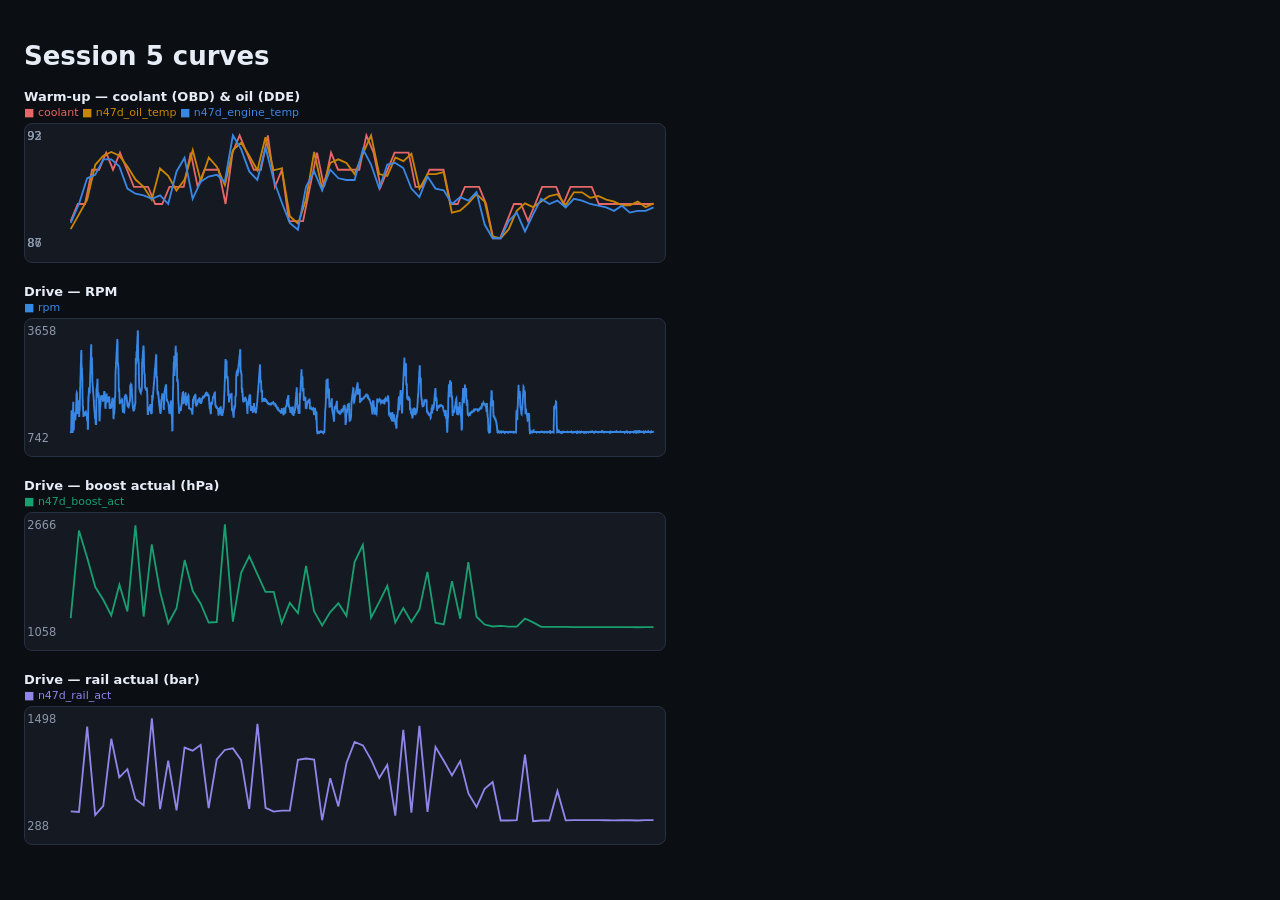
<file: drive-sessions/20260826T163344Z-session/curves.html>
<!doctype html><html><head><meta charset="utf-8">
<title>Session curves</title><style>
body{background:#0b0e13;color:#e6edf7;font:13px system-ui;padding:16px;max-width:640px}
h3{font-size:13px;margin:18px 0 2px} .legend{font-size:11px;color:#8b97ab;margin-bottom:4px}
svg{background:#141922;border:1px solid #263041;border-radius:8px}
</style></head><body><h1>Session 5 curves</h1><h3>Warm-up — coolant (OBD) & oil (DDE)</h3><div class="legend"><span style="color:#e66767">■ coolant</span>  <span style="color:#c98500">■ n47d_oil_temp</span>  <span style="color:#3987e5">■ n47d_engine_temp</span></div><svg viewBox="0 0 560 120" width="100%"><polyline fill="none" stroke="#e66767" stroke-width="1.6" points="40.0,85.0 46.2,70.0 52.5,70.0 58.7,40.0 64.8,40.0 71.0,25.0 77.0,40.0 83.1,25.0 89.2,40.0 95.3,55.0 101.4,55.0 107.7,55.0 113.9,70.0 120.1,70.0 126.4,55.0 132.6,55.0 138.9,55.0 145.0,25.0 151.1,55.0 157.1,40.0 163.2,40.0 169.4,40.0 175.5,70.0 181.6,25.0 187.8,10.0 194.0,25.0 200.2,40.0 206.4,40.0 212.5,10.0 218.7,55.0 224.8,40.0 231.0,85.0 237.1,85.0 243.3,85.0 249.4,55.0 255.5,25.0 261.7,55.0 267.8,25.0 273.9,40.0 280.1,40.0 286.3,40.0 292.5,40.0 298.7,10.0 305.0,25.0 311.2,55.0 317.3,40.0 323.4,25.0 329.4,25.0 335.6,25.0 341.7,55.0 347.7,55.0 353.9,40.0 360.0,40.0 366.2,40.0 372.4,70.0 378.6,70.0 384.9,55.0 391.1,55.0 397.3,55.0 403.5,70.0 409.6,100.0 415.7,100.0 421.8,85.0 427.8,70.0 434.0,70.0 440.2,85.0 446.4,70.0 452.5,55.0 458.7,55.0 464.8,55.0 471.0,70.0 477.3,55.0 483.5,55.0 489.8,55.0 495.9,55.0 502.1,70.0 508.1,70.0 514.1,70.0 520.1,70.0 526.0,70.0 531.9,70.0 537.9,70.0 543.9,70.0 550.0,70.0"/><text x="2" y="14" fill="#8b97ab" font-size="10">92</text><text x="2" y="108" fill="#8b97ab" font-size="10">86</text><polyline fill="none" stroke="#c98500" stroke-width="1.6" points="40.0,92.0 47.2,79.1 54.4,66.2 61.5,35.7 68.5,27.7 75.5,24.5 82.6,27.7 89.6,37.3 96.7,48.6 103.8,55.0 110.9,66.2 118.1,38.9 125.3,45.4 132.5,58.2 139.7,48.6 146.8,22.9 153.8,50.2 160.8,29.3 167.8,37.3 174.9,53.4 181.9,22.9 189.1,16.4 196.2,27.7 203.3,40.5 210.4,11.6 217.5,40.5 224.6,38.9 231.7,80.7 238.9,87.1 245.9,66.2 253.0,24.5 260.0,56.6 267.1,34.1 274.2,30.9 281.3,34.1 288.4,43.8 295.6,26.1 302.8,10.0 309.9,43.8 317.0,45.4 324.1,29.3 331.1,32.5 338.1,26.1 345.2,56.6 352.2,43.8 359.2,43.8 366.3,42.1 373.5,77.5 380.7,75.9 387.9,69.5 395.0,61.4 402.2,67.9 409.2,98.4 416.3,100.0 423.3,92.0 430.3,75.9 437.5,69.5 444.6,72.7 451.7,67.9 458.8,63.0 465.9,61.4 473.0,71.1 480.2,59.8 487.4,59.8 494.5,64.6 501.6,63.0 508.6,66.2 515.6,67.9 522.4,71.1 529.2,71.1 536.1,67.9 543.0,72.7 550.0,69.5"/><text x="2" y="14" fill="#8b97ab" font-size="10">92</text><text x="2" y="108" fill="#8b97ab" font-size="10">87</text><polyline fill="none" stroke="#3987e5" stroke-width="1.6" points="40.0,86.5 47.2,70.0 54.4,47.5 61.4,44.5 68.5,31.0 75.5,31.0 82.5,37.0 89.6,56.5 96.6,61.0 103.8,62.5 111.0,65.5 118.2,62.5 125.3,70.0 132.6,41.5 139.6,29.5 146.7,65.5 153.7,50.5 160.7,46.0 167.8,44.5 174.8,50.5 181.9,10.0 189.1,22.0 196.2,41.5 203.3,49.0 210.5,20.5 217.6,49.0 224.6,68.5 231.7,86.5 238.8,92.5 245.9,55.0 253.0,41.5 260.0,58.0 267.1,40.0 274.2,47.5 281.3,49.0 288.4,49.0 295.7,22.0 302.8,35.5 310.0,56.5 317.0,35.5 324.0,34.0 331.0,38.5 338.1,56.5 345.1,64.0 352.2,46.0 359.2,56.5 366.4,58.0 373.6,70.0 380.8,64.0 388.0,67.0 395.1,59.5 402.2,88.0 409.2,100.0 416.2,100.0 423.2,85.0 430.3,77.5 437.5,94.0 444.6,79.0 451.7,65.5 458.8,70.0 465.9,67.0 473.1,73.0 480.3,65.5 487.5,67.0 494.6,70.0 501.6,71.5 508.6,73.0 515.4,76.0 522.3,71.5 529.2,77.5 536.0,76.0 543.0,76.0 550.0,73.0"/><text x="2" y="14" fill="#8b97ab" font-size="10">93</text><text x="2" y="108" fill="#8b97ab" font-size="10">87</text></svg>
<h3>Drive — RPM</h3><div class="legend"><span style="color:#3987e5">■ rpm</span></div><svg viewBox="0 0 560 120" width="100%"><polyline fill="none" stroke="#3987e5" stroke-width="1.6" points="40.0,98.5 40.0,99.1 40.1,99.1 40.2,99.0 40.2,99.0 40.3,99.0 40.3,99.0 40.4,97.1 40.5,91.5 40.5,91.5 40.6,84.8 40.6,84.8 40.7,80.0 40.7,80.0 40.8,80.5 40.9,80.5 40.9,86.7 41.0,96.2 41.1,96.2 41.1,98.2 41.2,98.2 41.2,98.2 41.3,99.0 41.3,99.0 41.4,98.4 41.5,98.4 41.5,98.8 41.6,98.9 41.7,98.9 41.7,97.8 41.8,97.8 41.9,92.3 41.9,89.0 42.0,89.0 42.0,82.1 42.1,75.5 42.2,75.5 42.2,73.3 42.3,73.3 42.3,80.1 42.4,90.2 42.5,90.2 42.5,92.9 42.6,96.8 42.7,96.8 42.8,93.2 42.8,93.2 42.9,85.3 42.9,84.2 43.0,84.2 43.1,85.1 43.1,85.1 43.2,83.7 43.2,82.4 43.3,82.4 43.4,81.8 43.4,81.8 43.5,86.8 43.5,87.2 43.6,87.2 43.7,85.8 43.7,85.8 43.8,88.0 43.8,87.9 43.9,87.9 44.0,88.2 44.0,88.2 44.1,88.5 44.1,86.8 44.2,86.8 44.3,84.6 44.3,84.6 44.4,84.4 44.4,83.5 44.5,83.5 44.6,81.1 44.6,81.1 44.7,78.6 44.7,75.6 44.8,75.6 44.9,72.3 44.9,72.3 45.0,69.2 45.0,66.0 45.1,66.0 45.2,65.5 45.2,65.5 45.3,64.3 45.4,64.5 45.4,64.5 45.5,67.1 45.6,71.0 45.6,71.0 45.7,76.0 45.7,76.0 45.8,79.3 45.9,83.1 45.9,83.1 46.0,81.0 46.0,81.0 46.2,77.7 46.2,80.9 46.2,80.9 46.3,78.6 46.4,78.6 46.5,78.2 46.5,76.7 46.6,76.7 46.6,74.6 46.7,74.6 46.8,72.4 46.8,71.8 46.9,71.8 46.9,73.0 47.0,73.1 47.1,73.1 47.1,72.2 47.2,72.2 47.2,76.0 47.3,80.5 47.4,80.5 47.4,85.0 47.5,85.0 47.5,80.7 47.6,77.7 47.7,77.7 47.7,80.1 47.8,80.1 47.9,78.8 47.9,75.0 48.0,75.0 48.0,69.1 48.1,69.1 48.2,62.1 48.2,60.5 48.3,60.5 48.4,57.7 48.4,54.4 48.5,54.4 48.5,50.8 48.6,50.8 48.7,47.3 48.7,43.5 48.8,43.5 48.8,40.0 48.9,40.0 49.0,36.5 49.0,32.7 49.1,32.7 49.1,30.2 49.2,30.2 49.3,27.1 49.3,30.6 49.4,30.6 49.4,40.2 49.5,40.2 49.6,43.8 49.6,46.0 49.7,46.0 49.8,43.5 49.9,43.5 49.9,46.3 49.9,48.4 50.0,48.4 50.1,52.0 50.2,52.0 50.2,58.9 50.3,68.3 50.3,68.3 50.4,71.2 50.5,71.2 50.5,76.0 50.6,76.7 50.6,76.7 50.7,77.2 50.8,77.2 50.8,78.6 50.9,80.7 50.9,80.7 51.0,82.9 51.1,82.9 51.1,85.0 51.2,85.0 51.2,85.0 51.3,84.6 51.4,84.6 51.4,83.3 51.5,83.0 51.5,83.0 51.6,83.3 51.7,83.3 51.7,83.6 51.8,83.8 51.8,83.8 51.9,84.0 52.0,84.0 52.0,84.4 52.1,84.1 52.2,84.1 52.2,83.6 52.3,83.6 52.4,82.2 52.4,82.7 52.5,82.7 52.5,83.3 52.6,83.3 52.7,82.7 52.7,82.0 52.8,82.0 52.8,81.4 53.0,81.2 53.0,81.2 53.0,81.6 53.1,81.6 53.2,82.5 53.3,81.2 53.3,81.2 53.4,81.6 53.4,81.9 53.5,81.9 53.6,82.3 53.6,82.3 53.7,82.8 53.7,83.2 53.8,83.2 53.9,83.5 53.9,83.8 54.0,83.8 54.0,84.6 54.1,84.6 54.2,86.3 54.2,88.1 54.3,88.1 54.3,87.4 54.4,87.4 54.5,86.3 54.5,86.3 54.6,86.4 54.6,88.7 54.7,88.7 54.8,90.4 54.8,90.4 54.9,92.9 54.9,96.0 55.0,96.0 55.1,96.9 55.1,96.9 55.2,93.7 55.3,81.4 55.3,81.4 55.4,68.3 55.5,68.3 55.5,72.6 55.6,69.7 55.6,69.7 55.7,66.4 55.8,66.4 55.8,63.4 55.9,63.0 55.9,63.0 56.0,60.6 56.1,60.6 56.1,59.7 56.2,64.1 56.2,64.1 56.3,62.4 56.4,62.4 56.4,63.5 56.5,65.3 56.5,65.3 56.6,64.0 56.7,64.0 56.7,61.7 56.8,61.7 56.8,58.5 56.9,55.1 57.0,55.1 57.0,51.2 57.1,51.2 57.1,47.8 57.2,47.8 57.3,44.3 57.3,40.6 57.4,40.6 57.4,37.2 57.5,37.2 57.6,33.6 57.6,30.1 57.7,30.1 57.7,26.3 57.8,26.3 57.9,23.7 57.9,22.8 58.0,22.8 58.0,33.1 58.1,33.1 58.2,38.2 58.2,36.8 58.3,36.8 58.3,35.2 58.5,35.2 58.5,34.4 58.6,34.4 58.6,40.2 58.7,40.2 58.8,42.5 58.8,47.4 58.9,47.4 58.9,54.7 59.0,54.7 59.1,55.9 59.1,55.9 59.2,59.3 59.2,58.9 59.3,58.9 59.4,60.0 59.4,60.0 59.5,61.6 59.5,61.6 59.6,63.1 59.7,64.5 59.7,64.5 59.8,65.8 59.8,65.8 59.9,66.9 60.0,68.1 60.0,68.1 60.1,69.7 60.1,69.7 60.2,71.6 60.3,71.6 60.3,73.5 60.4,75.6 60.4,75.6 60.5,77.3 60.6,77.3 60.6,78.9 60.7,79.9 60.7,79.9 60.8,80.8 60.9,80.8 60.9,81.7 61.0,82.8 61.0,82.8 61.1,84.7 61.2,84.7 61.2,86.5 61.3,86.5 61.3,86.5 61.4,86.5 61.5,86.5 61.5,85.8 61.6,85.8 61.6,86.9 61.7,89.3 61.8,89.3 61.8,91.8 61.9,91.8 61.9,91.8 62.0,91.8 62.1,92.0 62.1,92.0 62.2,92.0 62.2,92.0 62.3,92.0 62.4,83.3 62.4,71.2 62.5,71.2 62.5,61.4 62.6,61.4 62.7,65.3 62.7,62.5 62.8,62.5 62.8,60.8 62.9,60.8 63.0,62.2 63.0,58.5 63.1,58.5 63.1,57.2 63.2,57.2 63.3,55.2 63.3,53.0 63.4,53.0 63.4,53.2 63.5,53.2 63.6,57.7 63.6,62.8 63.7,62.8 63.7,68.1 63.8,68.1 63.9,68.4 63.9,67.0 64.0,67.0 64.0,67.2 64.1,67.2 64.2,65.5 64.2,65.0 64.3,65.0 64.3,66.2 64.4,66.2 64.5,66.4 64.6,66.7 64.6,66.7 64.7,69.2 64.7,69.2 64.8,72.6 64.9,77.2 64.9,77.2 65.0,82.5 65.0,82.5 65.1,88.0 65.2,89.4 65.2,89.4 65.3,89.0 65.3,89.0 65.4,86.9 65.5,83.6 65.5,83.6 65.6,81.2 65.6,81.2 65.7,75.9 65.8,76.8 65.8,76.8 65.9,76.5 65.9,76.5 66.0,75.7 66.1,73.9 66.1,73.9 66.2,72.4 66.2,72.4 66.3,70.4 66.4,70.4 66.4,69.4 66.5,68.2 66.5,68.2 66.6,68.3 66.7,68.3 66.7,67.1 66.8,68.8 66.8,68.8 66.9,69.3 67.0,69.3 67.0,70.0 67.1,70.0 67.1,70.0 67.2,70.0 67.3,70.0 67.3,68.1 67.4,68.1 67.4,67.3 67.5,67.3 67.6,68.9 67.6,68.7 67.7,68.7 67.7,67.7 67.8,67.7 67.9,70.2 67.9,68.6 68.0,68.6 68.0,70.2 68.1,70.2 68.2,70.8 68.2,71.5 68.3,71.5 68.3,71.5 68.4,71.5 68.5,69.1 68.5,68.1 68.6,68.1 68.6,71.0 68.7,71.0 68.8,69.5 68.8,69.1 68.9,69.1 69.0,67.4 69.1,67.4 69.1,64.4 69.1,64.6 69.2,64.6 69.3,63.9 69.4,63.9 69.4,66.1 69.5,65.1 69.5,65.1 69.6,64.6 69.7,64.6 69.7,65.9 69.8,67.3 69.8,67.3 69.9,70.2 70.0,70.2 70.0,69.4 70.1,67.8 70.1,67.8 70.2,76.5 70.3,76.5 70.3,75.7 70.4,78.6 70.4,78.6 70.5,78.0 70.6,78.0 70.6,77.5 70.7,73.2 70.7,73.2 70.8,71.5 70.9,71.5 70.9,74.2 71.0,72.8 71.0,72.8 71.1,72.1 71.2,72.1 71.2,71.6 71.3,69.8 71.3,69.8 71.4,66.0 71.5,66.0 71.5,71.9 71.6,70.6 71.6,70.6 71.7,69.8 71.8,69.8 71.8,70.6 71.9,70.7 72.0,70.7 72.0,70.4 72.1,70.4 72.1,70.6 72.2,70.6 72.2,71.0 72.3,71.2 72.4,71.2 72.4,71.5 72.5,71.5 72.5,71.8 72.6,71.8 72.7,71.9 72.7,72.3 72.8,72.3 72.8,72.3 72.9,72.3 73.0,71.6 73.0,71.6 73.1,69.1 73.1,68.9 73.2,68.9 73.3,70.6 73.3,70.6 73.3,69.9 73.4,69.9 73.5,68.8 73.5,68.8 73.6,68.5 73.6,68.3 73.7,68.3 73.7,69.5 73.8,69.5 73.9,70.1 73.9,74.9 74.0,74.9 74.0,77.8 74.1,77.8 74.2,76.6 74.2,77.5 74.3,77.5 74.3,77.9 74.4,77.9 74.5,77.1 74.5,76.7 74.6,76.7 74.6,77.1 74.7,77.1 74.8,77.2 74.8,77.2 74.9,77.2 75.0,77.2 75.0,77.2 75.1,77.5 75.1,77.5 75.2,77.4 75.2,77.4 75.3,77.5 75.4,77.5 75.4,77.5 75.5,74.0 75.5,74.0 75.6,76.9 75.7,76.0 75.7,76.0 75.8,75.2 75.8,75.2 75.9,74.2 76.0,72.7 76.0,72.7 76.1,71.9 76.1,71.9 76.2,71.3 76.3,70.6 76.3,70.6 76.4,70.2 76.4,70.2 76.6,70.5 76.6,69.8 76.7,69.8 76.7,71.1 76.8,71.1 76.9,70.2 76.9,71.9 77.0,71.9 77.0,75.2 77.1,75.2 77.2,76.7 77.2,81.0 77.3,81.0 77.3,85.8 77.4,85.8 77.5,86.9 77.5,87.0 77.6,87.0 77.6,83.5 77.7,83.5 77.8,81.3 77.8,82.8 77.9,82.8 77.9,82.9 78.0,82.9 78.1,82.5 78.1,81.7 78.2,81.7 78.2,79.7 78.3,79.7 78.4,79.2 78.4,79.2 78.5,76.2 78.5,76.2 78.6,69.0 78.7,68.4 78.7,68.4 78.8,68.5 78.8,68.5 78.9,67.5 79.0,67.5 79.0,65.3 79.1,57.1 79.1,57.1 79.2,46.6 79.3,46.6 79.3,44.6 79.4,43.5 79.4,43.5 79.5,42.2 79.6,42.2 79.6,40.4 79.6,38.5 79.7,38.5 79.8,36.2 79.9,36.2 79.9,34.4 80.0,32.3 80.0,32.3 80.1,30.2 80.2,30.2 80.2,28.5 80.3,28.5 80.3,26.7 80.4,24.8 80.5,24.8 80.5,23.2 80.6,23.2 80.6,21.3 80.7,18.8 80.8,18.8 80.8,17.5 80.8,17.5 80.9,20.3 81.0,20.3 81.1,32.1 81.1,38.4 81.2,38.4 81.2,38.4 81.3,38.4 81.4,40.2 81.4,40.7 81.5,40.7 81.5,40.5 81.6,40.5 81.7,41.3 81.7,43.7 81.8,43.7 81.8,47.8 81.9,47.8 82.0,56.1 82.0,60.8 82.1,60.8 82.1,62.8 82.2,62.8 82.3,62.2 82.3,61.8 82.4,61.8 82.4,63.0 82.5,63.0 82.6,65.1 82.6,68.9 82.7,68.9 82.8,72.7 82.8,72.7 82.9,72.8 82.9,73.7 83.0,73.7 83.0,72.7 83.1,72.7 83.2,71.5 83.2,71.2 83.3,71.2 83.3,72.8 83.4,72.8 83.5,72.8 83.5,72.7 83.6,72.7 83.7,72.7 83.7,72.7 83.8,72.4 83.8,72.6 83.9,72.6 83.9,72.4 84.0,72.4 84.1,72.1 84.1,72.1 84.2,72.1 84.3,72.2 84.3,72.2 84.4,72.0 84.4,71.6 84.5,71.6 84.6,71.7 84.6,71.7 84.7,71.9 84.8,71.6 84.8,71.6 84.9,71.3 84.9,71.3 85.0,70.3 85.1,70.4 85.1,70.4 85.2,72.5 85.2,72.5 85.3,76.2 85.4,76.2 85.4,78.6 85.5,79.8 85.5,79.8 85.6,80.5 85.7,80.5 85.7,80.7 85.8,80.7 85.8,80.9 85.9,81.2 86.0,81.2 86.0,81.3 86.1,81.3 86.1,81.4 86.2,81.4 86.3,81.3 86.3,81.3 86.4,81.3 86.4,81.3 86.5,81.3 86.6,81.4 86.6,81.3 86.7,81.3 86.7,81.3 86.8,81.3 86.9,80.7 86.9,79.1 87.0,79.1 87.0,75.3 87.1,75.3 87.2,71.0 87.2,68.1 87.3,68.1 87.3,69.3 87.4,69.3 87.5,69.0 87.5,68.7 87.6,68.7 87.6,68.0 87.7,68.0 87.8,67.4 87.8,67.1 87.9,67.1 87.9,66.7 88.0,66.7 88.1,66.7 88.1,69.5 88.2,69.5 88.2,67.7 88.3,67.7 88.4,67.4 88.4,67.4 88.5,67.7 88.5,67.6 88.7,67.6 88.7,67.9 88.7,68.5 88.8,68.5 88.9,69.0 89.0,69.0 89.0,69.7 89.0,70.6 89.1,70.6 89.2,71.4 89.3,71.4 89.3,72.4 89.3,73.1 89.4,73.1 89.5,74.0 89.6,74.0 89.6,74.8 89.6,75.6 89.7,75.6 89.8,75.9 89.9,75.9 89.9,76.2 90.0,76.3 90.0,76.3 90.1,76.3 90.2,76.3 90.2,76.6 90.3,76.6 90.3,76.7 90.4,76.7 90.5,76.8 90.5,77.0 90.5,77.0 90.6,77.1 90.6,77.1 90.7,76.4 90.8,73.0 90.8,73.0 90.9,76.2 90.9,76.2 91.0,76.0 91.1,75.9 91.1,75.9 91.2,75.2 91.2,75.2 91.3,74.0 91.4,73.3 91.4,73.3 91.5,72.2 91.6,72.2 91.7,72.8 91.7,72.1 91.7,72.1 91.8,71.1 91.9,71.1 92.0,67.4 92.0,67.4 92.0,59.5 92.1,59.5 92.1,59.1 92.2,59.2 92.3,59.2 92.3,59.3 92.4,59.3 92.4,58.9 92.5,58.8 92.6,58.8 92.6,57.9 92.7,57.9 92.8,57.3 92.8,57.3 92.9,57.5 92.9,59.5 93.0,59.5 93.1,57.5 93.2,57.5 93.2,58.7 93.2,59.4 93.3,59.4 93.4,61.3 93.5,61.3 93.5,63.5 93.6,65.4 93.6,65.4 93.7,67.7 93.8,67.7 93.8,69.3 93.9,70.9 93.9,70.9 94.0,72.5 94.1,72.5 94.1,74.0 94.2,75.3 94.2,75.3 94.3,76.3 94.4,76.3 94.4,77.1 94.5,77.9 94.5,77.9 94.6,78.7 94.7,78.7 94.7,79.2 94.8,79.7 94.8,79.7 94.9,80.0 95.0,80.2 95.0,80.2 95.1,80.3 95.1,80.3 95.2,80.4 95.3,80.4 95.3,80.7 95.4,80.0 95.4,80.0 95.5,78.9 95.6,78.9 95.6,76.2 95.7,78.3 95.7,78.3 95.8,77.9 95.9,77.9 95.9,77.1 96.0,76.2 96.0,76.2 96.1,75.7 96.2,75.7 96.2,74.8 96.3,74.2 96.3,74.2 96.4,74.0 96.5,74.0 96.5,73.3 96.6,73.3 96.6,67.7 96.7,59.7 96.8,59.7 96.8,48.3 96.9,48.3 96.9,34.2 97.0,38.0 97.1,38.0 97.1,36.5 97.2,36.5 97.2,39.5 97.3,38.3 97.4,38.3 97.4,38.0 97.5,38.0 97.5,29.2 97.6,29.2 97.7,34.7 97.7,31.7 97.8,31.7 97.8,29.3 97.9,29.3 98.0,27.1 98.0,24.5 98.1,24.5 98.1,22.5 98.2,22.5 98.3,20.5 98.3,18.1 98.4,18.1 98.4,15.8 98.5,15.8 98.6,13.4 98.6,11.1 98.7,11.1 98.8,10.0 98.8,10.0 98.9,18.3 98.9,27.0 99.0,27.0 99.0,35.8 99.1,35.8 99.2,34.2 99.2,35.1 99.3,35.1 99.4,36.6 99.4,36.6 99.5,38.3 99.5,38.3 99.6,42.5 99.6,48.5 99.7,48.5 99.8,54.4 99.8,54.4 99.9,58.5 100.0,60.6 100.0,60.6 100.1,61.1 100.2,61.1 100.2,61.0 100.3,61.0 100.3,61.5 100.4,62.3 100.5,62.3 100.5,62.4 100.6,62.4 100.6,62.9 100.7,63.2 100.8,63.6 100.8,63.6 100.9,63.9 100.9,63.9 101.0,64.1 101.1,64.4 101.1,64.4 101.2,64.6 101.2,64.6 101.3,64.8 101.4,64.1 101.4,64.1 101.5,62.2 101.6,62.2 101.7,63.7 101.7,63.3 101.7,63.3 101.8,62.9 101.9,62.9 102.0,62.3 102.0,62.3 102.0,61.3 102.1,60.6 102.2,60.6 102.3,59.6 102.3,59.6 102.4,50.0 102.4,38.6 102.5,38.6 102.6,37.3 102.6,37.3 102.7,36.7 102.7,35.7 102.8,35.7 102.9,34.3 102.9,34.3 103.0,33.1 103.0,31.6 103.1,31.6 103.2,30.2 103.2,29.0 103.3,29.0 103.3,27.8 103.4,27.8 103.5,26.4 103.5,25.4 103.6,25.4 103.6,23.9 103.7,23.9 103.8,24.6 103.8,27.1 103.9,27.1 104.0,29.6 104.0,29.6 104.1,35.0 104.1,41.0 104.2,41.0 104.3,46.3 104.3,46.3 104.4,46.9 104.5,48.9 104.5,48.9 104.6,47.6 104.6,47.6 104.7,48.3 104.8,49.2 104.8,49.2 104.9,52.2 104.9,52.2 105.0,57.4 105.1,60.0 105.1,60.0 105.2,60.9 105.2,60.9 105.3,60.6 105.4,60.6 105.4,60.6 105.5,60.9 105.5,60.9 105.6,61.1 105.7,61.4 105.7,61.4 105.8,61.5 105.9,61.5 106.0,61.8 106.0,62.0 106.0,62.0 106.1,62.2 106.2,62.2 106.3,62.5 106.3,62.3 106.4,62.3 106.4,61.2 106.5,61.2 106.6,59.8 106.6,62.3 106.7,62.3 106.7,62.4 106.8,62.4 106.9,64.0 106.9,63.1 107.0,67.6 107.1,67.6 107.1,73.0 107.2,73.0 107.2,77.5 107.3,80.6 107.4,80.6 107.4,83.2 107.5,83.2 107.6,81.6 107.6,83.0 107.7,83.0 107.7,81.5 107.8,81.5 107.9,78.0 107.9,77.7 108.0,77.7 108.0,78.9 108.1,78.9 108.2,79.7 108.2,79.9 108.3,79.9 108.3,80.0 108.4,80.0 108.5,77.2 108.5,78.3 108.6,78.3 108.6,79.1 108.7,79.1 108.8,79.0 108.8,78.1 108.9,78.1 109.0,77.7 109.1,77.7 109.1,77.5 109.1,77.2 109.2,77.2 109.3,76.9 109.4,76.9 109.4,76.5 109.4,76.3 109.5,76.3 109.6,75.6 109.7,75.6 109.7,75.1 109.8,75.1 109.8,80.4 109.9,79.0 110.0,79.0 110.0,79.9 110.1,79.9 110.1,80.7 110.2,80.9 110.3,80.9 110.3,82.1 110.4,82.1 110.4,83.3 110.5,80.3 110.6,80.3 110.6,78.8 110.7,78.8 110.7,80.3 110.8,81.3 110.9,81.3 110.9,82.1 111.0,82.1 111.0,82.1 111.1,76.4 111.2,76.4 111.2,67.3 111.3,67.3 111.3,67.4 111.4,67.4 111.5,70.1 111.5,70.7 111.6,70.7 111.6,70.1 111.7,70.1 111.8,69.5 111.8,68.6 111.9,68.6 111.9,67.6 112.0,67.6 112.1,66.1 112.1,64.9 112.2,64.9 112.2,63.5 112.3,63.5 112.4,62.2 112.4,60.8 112.5,60.8 112.5,59.5 112.6,59.5 112.7,58.4 112.7,57.1 112.8,57.1 112.8,55.7 112.9,55.7 113.0,54.5 113.1,53.1 113.1,51.7 113.2,51.7 113.2,50.4 113.3,50.4 113.4,48.8 113.4,47.6 113.5,47.6 113.5,46.2 113.7,46.2 113.7,45.0 113.7,43.7 113.8,43.7 113.9,42.3 114.0,42.3 114.0,41.0 114.1,39.7 114.1,39.7 114.2,38.4 114.3,38.4 114.3,37.3 114.4,35.9 114.4,35.9 114.5,34.7 114.6,34.7 114.6,33.4 114.7,32.1 114.7,32.1 114.8,31.2 114.9,31.2 114.9,31.0 115.0,42.5 115.0,42.5 115.1,50.6 115.2,50.6 115.2,51.0 115.3,51.5 115.3,51.5 115.4,50.8 115.5,50.8 115.5,51.9 115.6,54.1 115.7,54.1 115.7,58.4 115.8,58.4 115.8,62.7 115.9,63.7 116.0,63.7 116.0,65.3 116.1,65.3 116.2,63.5 116.2,63.8 116.3,63.8 116.3,64.2 116.4,64.2 116.5,65.0 116.5,65.7 116.6,65.7 116.6,66.3 116.7,66.3 116.8,67.2 116.8,68.1 116.9,68.1 116.9,69.0 117.0,69.0 117.1,70.5 117.1,71.1 117.2,71.1 117.2,72.0 117.3,72.0 117.4,73.6 117.4,74.7 117.5,74.7 117.6,75.7 117.7,75.7 117.7,76.7 117.8,77.6 117.8,77.6 117.9,78.5 118.0,79.2 118.0,79.2 118.1,80.2 118.1,80.2 118.2,81.1 118.3,81.8 118.3,81.8 118.4,81.9 118.4,81.9 118.5,82.3 118.6,82.3 118.6,81.2 118.7,78.6 118.7,78.6 118.8,81.0 118.9,81.0 118.9,80.2 119.0,78.3 119.0,78.3 119.1,73.4 119.2,70.3 119.3,71.7 119.3,71.7 119.4,71.2 119.4,71.2 119.5,70.8 119.6,69.9 119.6,69.9 119.7,68.6 119.7,68.6 119.8,67.6 119.9,67.0 119.9,67.0 120.0,67.2 120.0,67.2 120.1,66.7 120.2,66.3 120.2,66.3 120.3,65.7 120.4,65.7 120.5,65.2 120.5,65.8 120.5,65.8 120.6,67.1 120.7,67.1 120.8,65.6 120.8,67.3 120.9,67.3 120.9,68.4 121.0,68.4 121.1,69.3 121.1,72.7 121.2,72.7 121.2,77.1 121.3,77.1 121.4,76.5 121.4,78.8 121.5,78.8 121.5,71.6 121.6,71.6 121.7,75.3 121.7,72.9 121.8,72.9 121.8,69.2 121.9,69.2 122.0,63.1 122.0,64.6 122.1,64.6 122.1,64.3 122.2,64.3 122.3,63.9 122.3,63.1 122.4,63.1 122.4,62.1 122.5,62.1 122.6,61.3 122.6,61.0 122.7,61.0 122.7,60.6 122.8,60.6 122.9,59.8 122.9,59.4 123.0,59.4 123.1,58.6 123.1,58.6 123.2,58.2 123.2,57.8 123.3,57.8 123.4,59.5 123.4,59.5 123.5,59.4 123.6,59.3 123.6,59.3 123.7,63.3 123.7,63.3 123.8,68.2 123.9,69.6 123.9,69.6 124.0,71.2 124.0,71.2 124.1,71.9 124.2,70.5 124.2,70.5 124.3,70.9 124.3,70.9 124.4,71.1 124.5,71.3 124.5,71.3 124.6,71.6 124.6,71.6 124.7,71.8 124.8,72.1 124.8,72.1 124.9,72.5 124.9,72.5 125.0,72.7 125.1,72.9 125.1,72.9 125.2,73.2 125.3,73.2 125.4,73.4 125.4,73.7 125.5,74.5 125.5,74.5 125.6,75.3 125.7,75.3 125.7,76.3 125.8,77.2 125.8,77.2 125.9,78.5 126.0,78.5 126.0,79.2 126.1,80.4 126.1,80.4 126.2,81.4 126.3,81.4 126.3,82.8 126.4,82.5 126.5,82.5 126.5,78.1 126.6,78.1 126.6,77.4 126.7,77.0 126.8,77.0 126.8,77.6 126.9,77.6 127.0,78.1 127.0,78.9 127.1,78.9 127.1,80.0 127.2,80.0 127.3,81.1 127.3,80.6 127.4,80.6 127.4,75.3 127.5,75.3 127.6,71.4 127.6,71.9 127.7,71.9 127.7,73.1 127.8,73.1 127.9,74.9 127.9,76.6 128.0,76.6 128.0,79.0 128.1,79.0 128.2,81.7 128.2,81.7 128.3,84.5 128.3,84.3 128.4,84.3 128.5,85.2 128.5,85.2 128.6,85.7 128.6,90.6 128.7,90.6 128.8,95.2 128.8,97.4 128.9,97.4 129.0,97.8 129.1,97.8 129.1,98.1 129.2,90.3 129.2,90.3 129.3,75.0 129.4,75.0 129.4,69.0 129.5,64.5 129.5,64.5 129.6,59.2 129.7,59.2 129.7,52.4 129.8,49.0 129.8,49.0 129.9,47.1 130.0,47.1 130.0,42.6 130.1,38.5 130.1,38.5 130.2,38.0 130.3,38.0 130.3,40.9 130.4,38.4 130.5,38.4 130.5,32.9 130.6,32.9 130.7,36.8 130.7,44.8 130.8,44.8 130.8,49.1 130.9,49.1 131.0,45.2 131.0,45.2 131.1,45.2 131.1,43.6 131.2,43.6 131.3,42.0 131.3,39.6 131.4,39.6 131.4,36.4 131.6,36.4 131.6,29.6 131.7,29.6 131.7,26.2 131.8,26.2 131.9,23.5 131.9,26.9 132.0,26.9 132.0,36.9 132.1,36.9 132.2,36.3 132.2,35.0 132.3,35.0 132.3,33.0 132.4,33.0 132.5,31.5 132.5,31.4 132.6,31.4 132.6,30.9 132.7,30.9 132.8,30.8 132.8,34.9 132.9,34.9 132.9,40.1 133.0,40.1 133.1,48.3 133.1,53.7 133.2,53.7 133.3,54.3 133.3,54.3 133.4,55.2 133.4,52.9 133.5,52.9 133.6,53.5 133.6,53.5 133.7,54.3 133.8,56.1 133.8,56.1 133.9,59.7 133.9,59.7 134.0,64.3 134.1,69.5 134.1,69.5 134.2,71.5 134.2,71.5 134.3,74.0 134.4,74.3 134.4,74.3 134.5,76.0 134.5,76.0 134.6,77.8 134.7,79.5 134.7,79.5 134.8,81.2 134.8,81.2 134.9,82.9 135.0,80.4 135.0,80.4 135.1,78.2 135.2,78.2 135.3,77.7 135.3,79.1 135.4,79.1 135.4,79.5 135.5,79.5 135.6,79.7 135.6,79.8 135.7,79.8 135.7,79.8 135.8,79.8 135.9,79.2 135.9,78.8 136.0,78.8 136.0,79.5 136.1,79.5 136.2,79.5 136.2,78.0 136.3,78.0 136.3,78.7 136.4,78.7 136.5,78.8 136.5,78.3 136.6,78.3 136.6,76.9 136.7,76.9 136.8,76.5 136.8,75.9 136.9,75.9 136.9,74.7 137.0,74.7 137.1,73.8 137.1,73.1 137.2,73.1 137.2,71.7 137.3,71.7 137.4,70.3 137.4,69.2 137.5,69.2 137.6,68.1 137.6,68.1 137.7,67.3 137.8,66.4 137.8,65.8 137.9,65.8 137.9,65.0 138.0,65.0 138.1,64.4 138.1,64.4 138.2,63.8 138.2,63.9 138.3,63.9 138.4,69.5 138.4,69.5 138.5,73.2 138.5,73.2 138.6,73.8 138.7,74.5 138.7,74.5 138.8,73.0 138.8,73.0 138.9,73.9 139.0,73.1 139.0,73.1 139.1,72.1 139.1,72.1 139.2,70.8 139.3,70.2 139.3,70.2 139.4,69.6 139.4,69.6 139.5,69.0 139.6,68.2 139.6,68.2 139.7,67.6 139.7,67.6 139.8,67.4 139.9,67.3 139.9,67.3 140.0,66.9 140.0,66.9 140.1,66.4 140.2,66.4 140.2,65.8 140.3,65.6 140.3,65.6 140.4,64.9 140.5,64.9 140.5,65.5 140.6,65.5 140.6,68.8 140.7,72.3 140.8,72.3 140.8,73.6 140.9,73.6 140.9,74.9 141.0,75.1 141.1,75.1 141.1,75.2 141.2,75.2 141.2,73.8 141.3,73.8 141.4,68.2 141.4,73.7 141.5,73.7 141.5,72.9 141.6,72.9 141.7,72.2 141.7,71.6 141.8,71.6 141.8,71.0 141.9,71.0 142.0,70.3 142.0,69.5 142.1,69.5 142.1,69.0 142.2,69.0 142.3,68.6 142.3,68.4 142.4,68.4 142.4,68.2 142.5,68.2 142.6,68.3 142.6,68.5 142.7,68.5 142.7,68.0 142.8,68.0 142.9,68.0 142.9,67.6 143.0,67.6 143.1,66.9 143.1,66.9 143.2,67.1 143.2,71.4 143.3,71.4 143.3,74.2 143.4,74.2 143.5,76.3 143.5,78.0 143.6,78.0 143.6,77.5 143.8,77.5 143.8,77.1 143.9,79.0 143.9,79.0 144.0,78.6 144.1,78.6 144.1,79.0 144.2,78.6 144.2,78.6 144.3,78.6 144.4,78.6 144.4,78.6 144.5,78.6 144.5,78.6 144.6,78.6 144.7,78.6 144.7,78.8 144.8,78.8 144.8,78.8 144.9,78.8 145.0,78.8 145.0,78.9 145.1,78.9 145.1,78.9 145.2,79.0 145.3,79.0 145.3,79.0 145.4,79.2 145.4,79.2 145.5,79.4 145.6,79.4 145.6,79.3 145.7,79.5 145.7,79.5 145.8,79.7 145.9,79.7 145.9,79.9 146.0,79.9 146.0,80.3 146.1,81.1 146.2,81.1 146.2,81.5 146.3,81.5 146.3,82.5 146.4,82.5 146.5,83.8 146.5,82.2 146.6,82.2 146.6,79.2 146.7,79.2 146.8,77.8 146.8,74.0 146.9,74.0 146.9,70.6 147.0,70.6 147.1,72.0 147.1,73.5 147.2,73.5 147.2,73.1 147.3,73.1 147.4,72.3 147.4,71.4 147.5,71.4 147.5,70.3 147.6,70.3 147.7,69.9 147.7,69.2 147.8,69.2 147.8,68.8 147.9,68.8 148.0,68.4 148.0,68.1 148.1,68.1 148.1,68.2 148.2,68.2 148.3,68.1 148.3,68.1 148.4,67.9 148.4,67.5 148.5,67.5 148.6,67.4 148.6,67.4 148.7,67.1 148.7,67.1 148.8,66.9 148.9,66.9 148.9,66.8 149.0,66.5 149.0,66.5 149.1,65.9 149.2,65.9 149.2,65.8 149.3,69.1 149.3,69.1 149.4,73.8 149.5,73.8 149.5,75.5 149.6,75.5 149.6,75.5 149.7,75.4 149.8,75.4 149.9,75.5 149.9,75.2 150.0,75.2 150.0,75.2 150.1,74.9 150.2,74.9 150.2,74.8 150.3,74.7 150.3,74.7 150.4,74.3 150.5,74.3 150.5,74.4 150.6,74.4 150.6,74.0 150.7,73.6 150.8,73.6 150.8,74.0 150.9,74.0 150.9,73.2 151.0,73.2 151.1,72.7 151.1,72.5 151.2,72.5 151.2,72.0 151.3,72.0 151.4,71.7 151.4,71.3 151.5,71.3 151.5,71.2 151.6,71.2 151.7,71.1 151.7,71.0 151.8,71.0 151.8,70.9 151.9,70.9 152.0,70.7 152.0,70.8 152.1,70.8 152.1,70.5 152.2,70.5 152.3,70.3 152.3,70.2 152.4,70.2 152.4,69.8 152.5,69.8 152.6,69.7 152.6,69.7 152.7,69.6 152.7,69.6 152.8,69.9 152.9,70.2 152.9,70.2 153.0,69.9 153.0,69.9 153.1,69.9 153.1,72.8 153.2,72.8 153.3,71.3 153.3,71.3 153.4,71.0 153.4,71.3 153.5,71.3 153.6,72.3 153.6,72.3 153.7,73.0 153.7,73.3 153.8,73.3 153.9,73.6 153.9,73.6 154.0,73.6 154.0,73.6 154.1,71.7 154.1,71.7 154.2,72.4 154.3,72.4 154.3,73.0 154.4,72.8 154.4,72.8 154.5,72.3 154.6,72.3 154.6,71.7 154.7,71.7 154.7,71.5 154.8,70.8 154.9,70.8 154.9,70.3 154.9,70.3 155.0,69.7 155.1,69.7 155.1,69.6 155.2,69.3 155.2,69.3 155.3,69.1 155.3,69.1 155.4,68.8 155.5,68.6 155.5,68.6 155.6,68.4 155.6,68.4 155.8,68.7 155.8,69.0 155.9,69.0 155.9,68.9 156.0,68.9 156.1,68.9 156.1,68.7 156.2,68.7 156.2,68.5 156.3,68.5 156.4,68.4 156.4,68.3 156.5,68.3 156.5,68.0 156.6,68.0 156.7,67.9 156.7,67.9 156.8,67.9 156.8,67.7 156.9,67.7 157.0,67.6 157.0,67.5 157.1,67.5 157.1,67.4 157.2,67.4 157.3,67.1 157.3,67.1 157.4,67.1 157.4,66.8 157.5,66.8 157.6,66.7 157.6,66.7 157.7,66.5 157.7,66.4 157.8,66.4 157.9,66.1 157.9,66.1 158.0,66.0 158.0,65.8 158.1,65.8 158.2,65.5 158.2,65.5 158.3,65.4 158.3,65.0 158.4,65.0 158.5,64.9 158.5,64.9 158.6,64.8 158.6,64.8 158.7,64.5 158.8,64.4 158.8,64.4 158.9,64.5 158.9,64.5 159.0,66.8 159.1,66.8 159.1,65.0 159.2,65.0 159.2,65.0 159.3,65.1 159.4,65.1 159.4,65.2 159.5,65.3 159.5,65.3 159.6,65.4 159.7,65.4 159.7,65.7 159.8,65.9 159.8,65.9 159.9,66.1 160.0,66.1 160.0,66.1 160.1,66.3 160.1,66.3 160.2,66.5 160.3,66.5 160.3,66.7 160.4,66.9 160.4,66.9 160.5,67.1 160.6,67.1 160.6,67.3 160.7,67.3 160.7,67.5 160.8,67.5 160.9,68.4 160.9,69.6 161.0,69.6 161.0,70.9 161.1,70.9 161.2,72.2 161.2,73.5 161.3,73.5 161.3,74.6 161.4,74.6 161.5,76.2 161.5,77.3 161.6,77.3 161.6,77.8 161.7,77.8 161.8,77.9 161.9,78.1 161.9,78.3 162.0,78.3 162.0,79.0 162.1,79.0 162.2,79.7 162.2,80.5 162.3,80.5 162.3,81.2 162.4,81.2 162.5,82.0 162.5,82.5 162.6,82.5 162.6,81.7 162.7,81.7 162.8,77.5 162.8,73.7 162.9,73.7 162.9,74.1 163.0,74.1 163.1,74.3 163.1,74.5 163.2,74.5 163.2,74.7 163.3,74.7 163.4,74.1 163.4,74.1 163.5,72.4 163.5,74.3 163.6,74.3 163.7,73.7 163.7,73.7 163.8,73.1 163.8,73.1 163.9,72.5 164.0,72.0 164.0,72.0 164.1,71.7 164.1,71.7 164.2,70.7 164.3,69.9 164.3,69.9 164.4,69.2 164.4,69.2 164.5,68.6 164.6,68.3 164.6,68.3 164.7,68.0 164.7,68.0 164.8,68.0 164.9,68.2 164.9,68.2 165.0,68.0 165.0,68.0 165.1,67.7 165.2,67.5 165.2,67.5 165.3,67.1 165.3,67.1 165.4,66.8 165.5,66.8 165.5,66.3 165.6,65.9 165.6,65.9 165.7,65.4 165.8,65.4 165.8,65.3 165.9,65.2 165.9,65.2 166.0,64.5 166.1,64.5 166.1,64.3 166.2,64.3 166.2,64.7 166.3,69.7 166.4,69.7 166.4,73.1 166.5,73.1 166.5,74.6 166.6,74.6 166.7,75.5 166.7,75.6 166.8,75.6 166.9,75.9 166.9,75.9 167.0,75.9 167.0,76.0 167.1,76.0 167.2,76.8 167.3,76.8 167.3,77.8 167.4,77.2 167.4,77.2 167.5,77.1 167.6,77.1 167.6,77.0 167.6,77.2 167.7,77.2 167.8,77.3 167.9,77.3 167.9,77.5 168.0,77.6 168.0,77.9 168.1,77.9 168.2,78.1 168.2,78.1 168.3,78.2 168.3,78.2 168.4,78.3 168.5,78.3 168.5,78.3 168.6,78.6 168.6,78.6 168.7,78.6 168.8,78.6 168.8,79.2 168.9,79.9 168.9,79.9 169.0,80.6 169.1,80.6 169.1,81.6 169.2,82.6 169.2,82.6 169.3,83.8 169.4,83.8 169.4,82.6 169.5,79.4 169.5,79.4 169.6,78.6 169.7,78.6 169.7,78.5 169.8,78.9 169.8,78.9 169.9,78.7 170.0,78.7 170.0,79.0 170.1,79.6 170.1,79.6 170.2,80.6 170.3,80.6 170.3,81.8 170.4,82.9 170.4,82.9 170.5,81.0 170.6,81.0 170.6,78.0 170.7,78.0 170.7,78.7 170.8,79.7 170.9,79.7 170.9,81.2 171.0,81.2 171.0,82.7 171.1,82.7 171.2,79.8 171.2,77.3 171.3,77.3 171.3,77.2 171.4,77.2 171.5,79.0 171.5,80.5 171.6,80.5 171.6,81.9 171.7,81.9 171.8,83.4 171.8,83.6 171.9,83.6 171.9,82.8 172.0,82.8 172.1,80.8 172.1,79.8 172.2,79.8 172.2,81.3 172.3,81.3 172.4,82.5 172.4,83.4 172.5,83.4 172.5,84.0 172.6,84.0 172.7,84.0 172.7,82.6 172.8,82.6 172.8,81.0 172.9,81.0 173.0,81.2 173.0,81.6 173.1,81.6 173.1,82.0 173.2,82.0 173.3,81.9 173.3,81.9 173.4,80.0 173.4,80.0 173.5,79.6 173.6,80.0 173.6,80.0 173.7,78.7 173.7,78.7 173.8,77.4 173.9,77.4 174.0,75.2 174.0,75.2 174.1,73.1 174.1,73.1 174.2,70.8 174.3,68.3 174.3,68.3 174.4,65.4 174.4,65.4 174.5,62.7 174.6,62.7 174.6,59.6 174.7,56.7 174.7,56.7 174.8,53.8 174.9,53.8 174.9,50.6 175.0,50.6 175.0,47.3 175.1,44.6 175.2,44.6 175.2,41.1 175.3,41.1 175.3,38.4 175.4,35.9 175.5,35.9 175.5,41.0 175.6,41.0 175.6,48.0 175.7,46.5 175.8,46.5 175.8,44.8 175.9,44.8 175.9,43.5 176.0,43.5 176.1,41.5 176.1,39.5 176.2,39.5 176.2,37.7 176.3,37.7 176.4,36.3 176.4,43.2 176.5,43.2 176.5,50.8 176.6,50.8 176.7,52.2 176.7,51.8 176.8,51.8 176.8,51.3 176.9,51.3 177.0,50.7 177.0,50.9 177.1,50.9 177.1,50.4 177.2,50.4 177.3,51.0 177.3,52.3 177.4,52.3 177.4,53.6 177.5,53.6 177.6,57.7 177.6,57.7 177.7,62.0 177.7,62.0 177.8,67.4 177.9,67.1 177.9,67.1 178.0,62.1 178.0,62.1 178.1,66.0 178.2,64.8 178.2,64.8 178.3,65.6 178.3,65.6 178.4,69.0 178.5,73.0 178.5,73.0 178.6,72.0 178.6,72.0 178.7,71.3 178.8,70.6 178.8,70.6 178.9,70.0 178.9,70.0 179.0,69.6 179.1,69.1 179.1,69.1 179.2,68.6 179.2,68.6 179.3,68.2 179.4,68.1 179.4,68.1 179.5,68.2 179.5,68.2 179.6,68.0 179.7,68.0 179.7,67.9 179.8,67.5 179.8,67.5 180.0,67.1 180.0,66.7 180.1,66.7 180.1,66.4 180.2,66.4 180.3,66.1 180.3,65.9 180.4,65.9 180.4,65.9 180.5,65.9 180.6,65.1 180.6,65.3 180.7,65.3 180.7,65.8 180.8,65.8 180.9,70.9 180.9,74.7 181.0,74.7 181.0,79.5 181.1,79.5 181.2,78.4 181.2,78.8 181.3,78.8 181.3,79.4 181.4,79.4 181.5,79.2 181.5,79.4 181.6,79.4 181.6,79.9 181.7,79.9 181.8,80.4 181.8,80.9 181.9,80.9 181.9,81.5 182.0,81.5 182.1,82.1 182.1,82.7 182.2,82.7 182.2,83.4 182.3,83.4 182.4,84.0 182.4,84.7 182.5,84.7 182.5,85.6 182.6,85.6 182.7,84.4 182.7,81.2 182.8,81.2 182.8,80.4 182.9,80.4 183.0,79.8 183.0,79.8 183.1,79.3 183.1,76.4 183.2,76.4 183.3,76.8 183.3,76.8 183.4,77.8 183.5,78.0 183.5,78.0 183.6,77.7 183.6,77.7 183.7,77.5 183.8,76.7 183.8,76.7 183.9,74.8 184.0,74.8 184.0,69.6 184.1,68.0 184.1,68.0 184.2,68.0 184.3,67.6 184.3,67.6 184.4,67.1 184.4,67.1 184.5,66.9 184.6,66.9 184.6,66.8 184.7,60.7 184.7,60.7 184.8,50.5 184.9,48.7 184.9,48.7 185.0,48.3 185.0,48.3 185.1,47.7 185.2,47.7 185.2,47.0 185.3,46.4 185.3,46.4 185.4,46.5 185.5,49.3 185.5,49.3 185.6,46.8 185.7,46.8 185.8,48.1 185.8,49.3 185.9,49.3 185.9,49.2 186.0,49.2 186.1,48.3 186.1,44.1 186.2,44.1 186.2,47.4 186.3,47.4 186.4,46.9 186.4,46.1 186.5,46.1 186.5,44.6 186.6,44.6 186.7,43.5 186.7,42.3 186.8,42.3 186.8,41.2 186.9,41.2 187.0,40.4 187.0,39.3 187.1,39.3 187.2,38.2 187.2,38.2 187.3,37.1 187.4,36.3 187.4,36.3 187.5,35.3 187.5,35.3 187.6,34.3 187.6,33.2 187.7,33.2 187.8,32.3 187.8,32.3 187.9,31.4 188.0,30.4 188.0,30.4 188.1,29.5 188.1,29.5 188.2,28.4 188.3,26.7 188.3,26.7 188.4,26.4 188.4,26.4 188.5,29.9 188.6,41.5 188.6,41.5 188.7,46.1 188.8,46.1 188.9,45.6 188.9,45.6 189.0,45.6 189.0,46.3 189.1,46.3 189.2,47.3 189.2,46.8 189.2,46.8 189.3,48.3 189.4,48.3 189.5,48.8 189.5,54.5 189.6,54.5 189.6,60.2 189.7,60.2 189.8,61.0 189.8,63.7 189.9,63.7 189.9,62.1 190.0,62.1 190.1,62.0 190.1,62.3 190.2,62.3 190.2,63.0 190.3,63.0 190.4,64.6 190.4,66.0 190.5,66.0 190.5,67.8 190.6,67.8 190.7,69.2 190.7,70.6 190.8,70.6 190.8,71.2 190.9,71.2 191.0,71.8 191.0,71.9 191.1,71.9 191.1,72.3 191.2,72.3 191.3,72.0 191.3,70.9 191.4,70.9 191.4,70.2 191.5,70.2 191.6,71.7 191.6,71.6 191.7,71.6 191.7,71.8 191.8,71.8 191.9,71.7 191.9,71.4 192.0,71.4 192.0,71.2 192.1,71.2 192.2,70.7 192.3,70.3 192.3,70.3 192.4,70.0 192.4,69.7 192.5,69.7 192.6,69.5 192.6,69.5 192.7,69.3 192.7,69.1 192.8,69.1 192.9,69.0 192.9,69.0 193.0,69.5 193.0,70.4 193.1,70.4 193.2,69.7 193.2,69.7 193.3,70.1 193.3,70.3 193.4,70.3 193.5,70.7 193.5,70.7 193.6,71.2 193.6,71.2 193.7,71.3 193.8,71.7 193.8,71.7 193.9,72.5 193.9,72.5 194.0,73.7 194.1,75.1 194.1,75.1 194.2,76.6 194.2,76.6 194.3,78.1 194.4,79.6 194.4,79.6 194.5,80.8 194.5,80.8 194.6,82.1 194.7,82.1 194.7,83.1 194.8,78.9 194.8,78.9 194.9,76.3 195.0,75.5 195.0,75.5 195.1,73.9 195.1,73.9 195.2,74.6 195.3,75.6 195.3,75.6 195.4,75.0 195.5,75.0 195.6,73.9 195.6,73.1 195.7,73.1 195.7,72.2 195.8,72.2 195.9,71.6 195.9,70.4 196.0,70.4 196.0,69.7 196.1,69.7 196.2,69.0 196.2,68.3 196.3,68.3 196.3,67.7 196.4,67.7 196.5,67.1 196.5,67.2 196.6,67.2 196.6,66.7 196.7,66.7 196.8,66.7 196.8,67.0 196.9,67.0 196.9,67.4 197.0,67.4 197.1,66.8 197.1,69.8 197.2,69.8 197.2,73.9 197.3,73.9 197.4,77.2 197.4,77.3 197.5,77.3 197.5,79.7 197.6,79.7 197.7,76.6 197.7,77.0 197.8,77.0 197.8,77.0 197.9,77.0 198.0,77.0 198.0,77.1 198.1,77.1 198.2,77.1 198.2,77.1 198.3,77.0 198.4,77.1 198.4,77.1 198.5,77.0 198.6,77.0 198.6,77.2 198.7,77.6 198.7,77.6 198.8,78.2 198.9,78.2 198.9,79.0 199.0,79.5 199.0,79.5 199.1,80.2 199.2,80.2 199.2,80.8 199.3,81.8 199.3,81.8 199.4,82.1 199.4,82.1 199.6,78.2 199.6,76.8 199.7,76.8 199.7,77.9 199.8,77.9 199.9,78.6 199.9,79.9 200.0,79.9 200.0,81.1 200.1,81.1 200.2,81.4 200.2,76.6 200.3,76.6 200.3,74.3 200.4,74.3 200.5,75.7 200.5,76.8 200.6,76.8 200.6,78.0 200.7,78.0 200.8,79.0 200.8,78.9 200.9,78.9 200.9,79.1 201.0,79.1 201.1,79.1 201.1,79.3 201.2,79.3 201.2,79.5 201.3,79.5 201.4,79.6 201.4,79.9 201.5,79.9 201.5,80.4 201.6,80.4 201.7,80.6 201.7,80.9 201.8,80.9 201.8,81.3 201.9,81.3 202.0,81.7 202.0,81.9 202.1,81.9 202.2,81.8 202.2,81.8 202.3,81.1 202.4,77.1 202.4,77.1 202.5,79.2 202.5,79.2 202.6,78.1 202.6,77.6 202.7,77.6 202.8,76.7 202.8,76.7 202.9,75.4 202.9,74.8 203.0,74.8 203.1,73.9 203.1,73.9 203.2,72.9 203.3,71.5 203.3,71.5 203.4,70.1 203.4,70.1 203.5,68.6 203.6,66.8 203.6,66.8 203.7,65.5 203.7,65.5 203.8,64.2 203.9,63.4 203.9,63.4 204.0,61.9 204.0,61.9 204.1,60.7 204.2,60.7 204.2,59.4 204.3,57.8 204.3,57.8 204.5,56.5 204.5,55.0 204.6,55.0 204.6,53.4 204.7,53.4 204.8,52.1 204.8,50.9 204.8,50.9 204.9,49.5 204.9,49.5 205.0,48.2 205.1,47.0 205.1,47.0 205.2,45.6 205.2,45.6 205.3,44.2 205.4,44.2 205.4,43.1 205.5,41.7 205.5,41.7 205.6,40.5 205.7,40.5 205.7,39.8 205.8,46.3 205.9,46.3 206.0,54.6 206.0,54.6 206.0,55.5 206.1,54.8 206.2,54.8 206.3,54.6 206.3,54.6 206.3,54.1 206.4,54.1 206.5,53.7 206.6,54.5 206.6,54.5 206.7,59.2 206.7,59.2 206.8,63.6 206.9,63.6 206.9,63.5 207.0,63.4 207.0,63.4 207.1,63.5 207.2,63.5 207.2,62.8 207.3,62.8 207.3,62.8 207.4,63.0 207.5,63.0 207.5,67.9 207.5,70.7 207.6,70.7 207.7,72.3 207.8,72.3 207.8,72.4 207.9,72.1 207.9,72.1 208.0,71.6 208.1,71.6 208.1,71.6 208.2,71.4 208.2,71.4 208.3,71.3 208.4,71.3 208.4,71.2 208.5,70.6 208.5,70.6 208.6,70.6 208.7,70.6 208.7,70.5 208.8,70.4 208.8,70.4 208.9,70.3 209.0,70.3 209.0,70.0 209.1,70.0 209.1,70.0 209.2,70.0 209.3,70.0 209.3,69.9 209.4,70.1 209.4,70.1 209.5,70.2 209.6,70.2 209.6,70.1 209.7,69.9 209.7,69.9 209.8,69.8 209.9,69.8 209.9,69.9 210.0,70.3 210.0,70.3 210.1,71.8 210.2,71.8 210.2,70.8 210.3,70.8 210.3,70.8 210.4,70.8 210.5,70.8 210.6,70.9 210.6,70.9 210.7,70.9 210.7,71.0 210.8,71.0 210.9,71.0 210.9,71.3 211.0,71.3 211.0,71.4 211.1,71.4 211.2,71.4 211.2,71.7 211.3,71.7 211.3,71.8 211.4,71.8 211.5,72.1 211.5,72.1 211.6,72.1 211.6,72.3 211.7,72.3 211.8,72.4 211.8,72.7 211.9,72.7 212.0,72.7 212.0,72.7 212.1,72.8 212.1,73.0 212.2,73.0 212.3,73.1 212.4,73.1 212.4,73.4 212.4,73.5 212.5,73.5 212.6,73.6 212.7,73.6 212.7,73.9 212.8,74.0 212.8,74.0 212.9,74.1 213.0,74.1 213.0,74.4 213.1,74.5 213.1,74.5 213.2,74.6 213.3,74.6 213.3,74.1 213.4,73.5 213.4,73.5 213.5,74.0 213.6,74.0 213.6,73.3 213.7,74.1 213.7,74.1 213.8,74.6 213.9,74.6 213.9,74.5 214.0,74.3 214.0,74.3 214.1,74.4 214.2,74.4 214.2,74.4 214.3,74.4 214.3,74.3 214.4,74.3 214.5,74.3 214.5,74.6 214.6,74.6 214.6,74.4 214.7,74.4 214.8,74.4 214.8,74.4 214.9,74.4 214.9,74.5 215.0,74.5 215.1,74.5 215.1,74.8 215.2,74.8 215.2,74.6 215.3,74.4 215.4,74.4 215.4,73.9 215.5,73.9 215.5,74.2 215.6,74.2 215.7,74.2 215.7,74.0 215.8,74.0 215.9,74.0 215.9,73.8 216.0,73.8 216.0,73.7 216.1,73.7 216.1,73.8 216.2,73.8 216.3,73.7 216.3,73.4 216.4,73.4 216.4,73.5 216.5,73.5 216.6,73.4 216.7,73.3 216.7,73.5 216.8,73.5 216.8,73.5 216.9,73.5 217.0,73.4 217.0,73.6 217.1,73.6 217.1,73.6 217.2,73.6 217.3,73.7 217.3,73.8 217.4,73.8 217.4,73.8 217.5,73.8 217.6,73.7 217.6,73.7 217.7,73.8 217.7,74.0 217.8,74.0 217.9,73.9 217.9,73.9 218.0,73.9 218.0,74.0 218.2,74.0 218.2,74.2 218.2,74.2 218.3,74.1 218.4,74.3 218.5,74.3 218.5,74.3 218.6,74.3 218.6,74.3 218.7,74.3 218.8,74.3 218.8,74.7 218.9,75.0 218.9,75.0 219.0,75.6 219.1,75.6 219.1,75.7 219.2,75.7 219.2,75.4 219.3,75.4 219.4,75.4 219.4,75.6 219.5,75.6 219.5,75.9 219.6,75.9 219.7,75.9 219.7,76.2 219.8,76.2 219.8,76.4 219.9,76.5 220.0,76.5 220.0,76.6 220.1,76.6 220.1,76.8 220.2,76.8 220.3,77.0 220.3,77.3 220.4,77.3 220.4,77.3 220.5,77.3 220.6,77.6 220.6,77.7 220.7,77.7 220.7,78.0 220.8,78.0 220.9,78.2 220.9,78.3 221.0,78.3 221.0,78.5 221.1,78.5 221.2,78.4 221.2,78.7 221.3,78.7 221.3,78.9 221.4,78.9 221.5,79.0 221.5,79.1 221.6,79.1 221.6,79.4 221.7,79.4 221.8,79.4 221.8,79.6 221.9,79.6 221.9,79.8 222.0,79.8 222.1,79.8 222.1,79.8 222.2,79.9 222.2,79.9 222.3,80.2 222.4,80.2 222.4,80.2 222.5,80.3 222.5,80.3 222.6,80.5 222.7,80.5 222.7,80.4 222.8,80.4 222.8,80.5 222.9,80.5 223.0,80.7 223.0,80.7 223.1,80.7 223.2,80.8 223.2,80.8 223.3,81.0 223.3,81.0 223.4,81.0 223.5,81.0 223.5,81.0 223.6,81.1 223.6,81.1 223.7,81.3 223.8,81.3 223.8,81.5 223.9,81.5 223.9,81.5 224.0,81.7 224.1,81.7 224.1,81.9 224.2,81.9 224.2,82.1 224.3,82.1 224.4,82.1 224.4,81.3 224.5,81.3 224.5,81.6 224.6,78.7 224.7,78.7 224.7,79.4 224.8,79.4 224.8,81.3 224.9,81.1 225.0,81.1 225.0,80.9 225.1,80.9 225.1,81.1 225.2,81.3 225.3,81.3 225.3,81.6 225.4,81.6 225.4,82.2 225.5,81.6 225.6,81.6 225.6,82.2 225.7,82.2 225.7,81.9 225.8,81.9 225.9,82.1 225.9,82.2 226.0,82.2 226.0,82.5 226.1,82.5 226.2,83.0 226.2,83.7 226.3,83.7 226.4,84.3 226.4,84.3 226.5,80.3 226.5,80.3 226.6,77.5 226.7,77.7 226.7,77.7 226.8,78.3 226.8,78.3 226.9,78.8 227.0,79.6 227.0,79.6 227.1,80.0 227.1,80.0 227.2,80.2 227.3,80.5 227.3,80.5 227.4,80.4 227.4,80.4 227.5,80.7 227.6,81.2 227.6,81.2 227.7,82.0 227.7,82.0 227.8,82.9 227.9,81.0 227.9,81.0 228.0,77.5 228.0,77.5 228.1,77.2 228.2,76.8 228.2,76.8 228.3,76.6 228.3,76.6 228.4,76.7 228.5,76.5 228.5,76.5 228.6,76.4 228.6,76.4 228.8,76.3 228.8,76.2 228.9,76.0 228.9,76.0 229.0,74.4 229.1,74.4 229.1,71.5 229.2,71.5 229.2,74.6 229.3,73.1 229.4,73.1 229.4,72.0 229.5,72.0 229.5,71.1 229.6,70.5 229.7,70.5 229.7,69.9 229.8,69.9 229.8,69.6 229.9,69.3 230.0,69.3 230.0,68.8 230.1,68.8 230.1,68.8 230.2,68.8 230.3,68.1 230.3,67.8 230.4,67.8 230.4,67.4 230.5,67.4 230.6,69.8 230.6,74.4 230.7,74.4 230.7,75.3 230.8,75.3 230.9,75.4 230.9,75.6 231.0,75.6 231.0,76.3 231.1,76.3 231.2,77.6 231.2,77.4 231.3,77.4 231.3,77.2 231.4,77.2 231.5,77.9 231.5,77.6 231.6,77.6 231.6,77.7 231.7,77.7 231.8,78.1 231.8,78.7 231.9,78.7 232.0,79.3 232.0,79.3 232.1,80.1 232.1,80.8 232.2,80.8 232.3,81.8 232.3,81.8 232.4,82.1 232.5,78.1 232.5,78.1 232.6,77.1 232.6,77.1 232.7,77.7 232.8,78.4 232.8,78.4 232.9,78.9 232.9,78.9 233.0,79.1 233.1,79.2 233.1,79.2 233.2,79.4 233.2,79.4 233.3,79.5 233.4,79.7 233.4,79.7 233.5,79.9 233.5,79.9 233.6,80.4 233.7,81.2 233.7,81.2 233.8,82.0 233.8,82.0 233.9,82.8 234.0,83.8 234.0,83.8 234.1,83.2 234.1,83.2 234.2,78.3 234.3,76.5 234.3,76.5 234.4,77.9 234.4,77.9 234.5,79.1 234.6,79.1 234.6,80.7 234.7,82.3 234.7,82.3 234.9,83.9 234.9,84.1 235.0,84.1 235.0,83.3 235.1,83.3 235.2,81.2 235.2,80.2 235.3,80.2 235.3,81.2 235.4,81.2 235.5,81.6 235.5,81.8 235.6,81.8 235.6,82.0 235.7,82.0 235.8,81.8 235.8,81.7 235.9,81.7 235.9,79.4 236.0,79.4 236.1,78.9 236.1,79.7 236.2,79.7 236.3,79.0 236.3,79.0 236.4,78.0 236.4,76.5 236.5,76.5 236.6,74.4 236.6,74.4 236.7,72.8 236.8,71.5 236.8,71.5 236.9,70.2 236.9,70.2 237.0,69.4 237.1,68.3 237.1,68.3 237.2,67.2 237.2,67.2 237.3,66.0 237.3,64.8 237.4,64.8 237.5,63.8 237.5,63.8 237.6,62.4 237.6,62.4 237.7,61.6 237.7,60.6 237.8,60.6 237.9,64.5 237.9,64.5 238.0,67.9 238.0,67.9 238.1,70.7 238.2,75.7 238.2,75.7 238.3,74.9 238.3,74.9 238.4,77.5 238.5,77.5 238.5,75.0 238.6,75.9 238.6,75.9 238.7,76.5 238.8,76.5 238.8,77.0 238.9,77.7 238.9,77.7 239.0,78.5 239.1,78.5 239.1,79.2 239.2,79.2 239.2,80.0 239.3,81.1 239.4,81.1 239.4,82.2 239.5,82.2 239.5,81.7 239.6,81.7 239.7,80.5 239.7,78.5 239.8,78.5 239.8,78.5 239.9,78.5 240.0,80.6 240.0,81.9 240.1,81.9 240.1,82.4 240.2,82.4 240.3,81.7 240.3,75.8 240.4,75.8 240.4,65.3 240.5,65.3 240.6,70.9 240.6,69.1 240.7,69.1 240.8,68.0 240.8,68.0 240.9,66.3 241.0,64.4 241.0,62.5 241.1,62.5 241.1,60.5 241.2,60.5 241.3,58.6 241.3,56.5 241.4,56.5 241.4,54.6 241.5,54.6 241.6,52.3 241.6,50.3 241.7,50.3 241.7,48.1 241.8,48.1 241.9,46.2 241.9,44.8 242.0,44.8 242.0,48.5 242.1,48.5 242.2,54.2 242.2,56.1 242.3,56.1 242.4,55.0 242.4,55.0 242.5,53.8 242.5,53.8 242.6,52.6 242.7,51.3 242.7,51.3 242.8,50.2 242.8,50.2 242.9,54.3 242.9,54.3 243.0,61.1 243.1,63.3 243.1,63.3 243.2,62.9 243.2,62.9 243.3,62.6 243.4,62.1 243.4,62.1 243.5,61.2 243.5,61.2 243.6,60.6 243.7,60.4 243.7,60.4 243.8,65.0 243.8,65.0 243.9,70.4 244.0,71.5 244.0,71.5 244.1,71.2 244.1,71.2 244.2,70.9 244.3,70.6 244.3,70.6 244.4,70.4 244.4,70.4 244.5,69.9 244.6,69.5 244.6,69.5 244.7,69.3 244.7,69.3 244.8,68.7 244.9,68.7 244.9,68.4 245.0,68.6 245.0,68.6 245.2,68.2 245.2,68.2 245.2,68.4 245.3,68.8 245.4,68.8 245.5,71.9 245.5,71.9 245.6,77.4 245.6,77.7 245.7,77.7 245.8,77.4 245.8,77.4 245.9,77.2 245.9,76.0 246.0,76.0 246.1,75.4 246.1,75.4 246.2,78.1 246.2,78.1 246.3,78.1 246.4,77.4 246.4,77.4 246.5,77.1 246.5,76.3 246.6,76.3 246.7,75.5 246.7,75.5 246.8,74.9 246.8,74.6 246.9,74.6 247.0,74.0 247.1,73.5 247.1,73.5 247.2,73.6 247.2,73.6 247.3,73.2 247.3,72.6 247.4,72.6 247.5,72.5 247.5,72.5 247.6,72.2 247.6,72.2 247.7,72.0 247.8,71.5 247.8,71.5 247.9,71.5 248.0,72.1 248.0,72.1 248.1,71.9 248.1,71.9 248.2,71.9 248.3,71.9 248.3,71.8 248.4,71.8 248.4,71.8 248.5,71.6 248.6,71.6 248.6,71.3 248.7,70.9 248.7,70.9 248.8,70.5 248.9,70.5 248.9,70.0 249.0,69.8 249.0,69.8 249.1,72.9 249.2,72.9 249.2,76.7 249.3,79.0 249.3,79.0 249.4,78.3 249.5,78.3 249.5,78.1 249.6,78.1 249.6,78.2 249.7,78.0 249.8,78.0 249.8,78.1 249.9,78.1 249.9,77.9 250.0,77.9 250.1,77.8 250.1,78.4 250.2,78.4 250.2,78.6 250.3,78.6 250.4,78.9 250.4,78.8 250.5,78.8 250.5,78.7 250.6,78.7 250.7,78.8 250.7,78.5 250.8,78.5 250.8,78.6 250.9,78.6 251.0,78.7 251.0,78.7 251.1,78.7 251.1,78.7 251.2,78.7 251.3,78.3 251.3,78.5 251.4,78.5 251.4,78.4 251.5,78.4 251.6,78.3 251.6,78.3 251.7,78.8 251.7,78.4 251.8,78.4 251.9,78.3 251.9,78.3 252.0,78.5 252.0,78.5 252.1,78.4 252.2,79.7 252.2,79.7 252.3,78.6 252.3,78.6 252.4,79.4 252.5,79.9 252.5,79.9 252.6,81.0 252.6,81.0 252.7,82.1 252.8,83.3 252.8,83.3 252.9,84.0 252.9,84.0 253.1,80.9 253.1,78.2 253.1,78.2 253.2,79.1 253.3,79.1 253.4,80.0 253.4,81.1 253.5,81.1 253.5,82.3 253.6,82.3 253.7,82.5 253.7,78.5 253.8,78.5 253.8,79.0 253.9,79.0 254.0,80.2 254.0,82.1 254.1,82.1 254.1,84.1 254.2,83.7 254.3,83.7 254.3,81.5 254.4,81.5 254.4,81.0 254.5,81.0 254.6,83.7 254.6,86.2 254.7,86.2 254.7,87.8 254.8,87.8 254.9,87.4 254.9,84.1 255.0,84.1 255.0,82.0 255.1,82.0 255.2,87.1 255.2,90.0 255.3,90.0 255.3,94.1 255.4,94.1 255.5,96.9 255.5,97.6 255.6,97.6 255.6,98.4 255.7,98.4 255.8,98.5 255.8,99.3 255.9,99.3 255.9,100.0 256.0,100.0 256.1,98.8 256.1,98.5 256.2,98.5 256.2,98.7 256.3,98.7 256.4,98.8 256.4,98.7 256.5,98.7 256.5,98.9 256.6,98.9 256.7,98.9 256.7,98.9 256.8,98.9 256.8,98.8 256.9,98.8 257.0,99.0 257.0,99.0 257.1,99.0 257.1,98.8 257.2,98.8 257.3,99.0 257.3,99.0 257.4,99.2 257.4,99.2 257.5,99.1 257.6,99.2 257.6,99.2 257.7,98.8 257.7,98.8 257.8,98.5 257.9,98.5 257.9,98.8 258.0,98.9 258.1,98.9 258.1,98.9 258.2,98.9 258.2,98.8 258.3,98.7 258.3,98.7 258.4,98.5 258.5,98.5 258.5,98.8 258.6,98.6 258.6,98.6 258.7,98.8 258.8,98.8 258.8,98.8 258.9,98.8 258.9,98.8 259.0,98.9 259.1,98.9 259.2,98.8 259.2,98.9 259.3,98.9 259.3,98.8 259.4,98.8 259.5,98.8 259.5,98.8 259.6,98.8 259.6,98.8 259.7,98.8 259.8,98.9 259.8,98.8 259.9,98.8 259.9,98.9 260.0,98.9 260.1,98.8 260.1,98.8 260.2,98.8 260.2,98.9 260.3,98.9 260.4,98.8 260.4,98.7 260.5,98.7 260.5,98.9 260.6,98.9 260.7,98.9 260.7,98.8 260.8,98.8 260.8,99.0 260.9,99.0 261.0,98.9 261.0,98.9 261.1,99.0 261.1,98.9 261.2,98.9 261.3,99.2 261.3,99.2 261.4,98.9 261.4,98.5 261.5,98.5 261.6,98.9 261.6,98.9 261.7,98.8 261.7,98.8 261.8,98.7 261.9,99.7 261.9,99.7 262.0,98.2 262.0,98.2 262.1,97.0 262.2,92.2 262.2,92.2 262.3,89.6 262.3,89.6 262.4,88.6 262.5,85.6 262.5,85.6 262.6,81.5 262.6,81.5 262.7,79.8 262.8,78.7 262.8,78.7 262.9,77.8 262.9,77.8 263.0,76.7 263.1,75.0 263.1,75.0 263.2,72.4 263.2,72.4 263.3,69.1 263.4,69.1 263.4,65.4 263.5,61.9 263.5,61.9 263.6,57.8 263.7,57.8 263.7,54.1 263.8,54.1 263.8,53.0 263.9,56.5 264.0,56.5 264.0,60.5 264.1,60.5 264.1,64.1 264.2,64.1 264.3,63.8 264.3,61.8 264.4,61.8 264.4,60.1 264.5,60.1 264.6,57.9 264.6,54.3 264.7,54.3 264.7,53.0 264.8,53.0 264.9,52.1 264.9,56.4 265.0,56.4 265.0,61.3 265.1,61.3 265.2,66.3 265.2,68.6 265.3,68.6 265.3,67.6 265.4,67.6 265.5,66.6 265.5,65.5 265.6,65.5 265.6,64.2 265.7,64.2 265.8,63.5 265.8,62.2 265.9,62.2 266.0,61.7 266.1,61.7 266.1,64.7 266.1,69.5 266.2,69.5 266.3,74.9 266.4,74.9 266.4,76.0 266.5,77.7 266.5,77.7 266.6,74.9 266.7,74.9 266.7,75.4 266.8,75.0 266.8,75.0 266.9,75.6 267.0,75.6 267.0,76.1 267.1,76.4 267.1,76.4 267.2,76.3 267.3,76.3 267.3,76.2 267.4,75.2 267.4,75.2 267.5,74.1 267.6,74.1 267.6,74.6 267.7,74.9 267.7,74.9 267.8,74.7 267.9,74.7 267.9,73.2 268.0,73.1 268.0,73.1 268.1,72.3 268.2,72.3 268.2,71.0 268.3,70.7 268.3,70.7 268.4,70.1 268.5,70.1 268.5,73.4 268.6,76.3 268.6,76.3 268.7,78.2 268.8,78.2 268.8,80.0 268.9,80.3 268.9,80.3 269.0,80.1 269.1,80.1 269.1,81.0 269.2,81.9 269.2,81.9 269.3,82.7 269.4,82.7 269.4,82.2 269.5,82.4 269.5,82.4 269.6,83.1 269.7,83.1 269.7,83.8 269.8,83.8 269.8,84.9 269.9,85.8 270.0,85.8 270.0,86.6 270.1,86.6 270.1,87.6 270.2,87.6 270.3,88.8 270.3,89.1 270.4,89.1 270.4,87.5 270.5,87.5 270.6,84.7 270.6,82.1 270.7,82.1 270.8,80.0 270.8,80.0 270.9,79.8 270.9,77.8 271.0,77.8 271.1,76.4 271.1,76.4 271.2,78.7 271.3,78.1 271.3,78.0 271.4,78.0 271.4,78.3 271.5,78.3 271.6,77.3 271.6,77.0 271.7,77.0 271.7,76.9 271.8,76.9 271.9,76.3 271.9,76.3 272.0,75.0 272.0,75.7 272.1,75.7 272.2,75.4 272.2,75.4 272.3,75.1 272.3,75.1 272.4,75.1 272.5,74.4 272.5,74.4 272.6,73.4 272.6,73.4 272.7,73.3 272.8,72.3 272.8,72.3 272.9,72.3 273.0,72.3 273.0,76.1 273.1,78.8 273.1,78.8 273.2,80.0 273.2,80.0 273.3,79.9 273.4,81.1 273.4,81.1 273.5,80.5 273.5,80.5 273.7,80.9 273.7,81.7 273.7,81.7 273.8,81.2 273.9,81.2 274.0,81.0 274.0,81.6 274.1,81.6 274.1,81.4 274.2,81.4 274.3,81.5 274.3,81.6 274.4,81.6 274.4,82.1 274.5,82.1 274.6,81.9 274.6,81.8 274.7,81.8 274.7,80.9 274.8,80.9 274.9,81.9 274.9,82.1 275.0,82.1 275.0,82.2 275.1,82.2 275.2,82.4 275.2,82.7 275.3,82.7 275.3,82.5 275.4,82.5 275.5,82.7 275.5,82.7 275.6,82.7 275.6,82.7 275.7,82.7 275.8,82.9 275.8,82.9 275.9,82.9 275.9,82.7 276.0,82.7 276.1,81.7 276.1,81.7 276.2,81.4 276.2,82.2 276.3,82.2 276.4,81.8 276.4,81.8 276.5,81.3 276.5,81.3 276.6,80.7 276.7,80.7 276.7,80.7 276.8,80.3 276.8,80.3 276.9,79.9 277.0,80.0 277.0,80.0 277.1,79.2 277.1,79.2 277.2,80.7 277.3,80.7 277.4,79.8 277.4,79.8 277.5,79.8 277.5,79.8 277.6,79.3 277.7,79.3 277.7,79.3 277.8,79.2 277.8,79.2 277.9,80.1 278.0,80.0 278.0,80.0 278.1,79.4 278.1,79.4 278.2,79.5 278.3,79.8 278.3,79.8 278.4,79.3 278.4,79.3 278.5,79.3 278.6,79.3 278.6,79.6 278.7,79.1 278.7,79.1 278.8,76.4 278.9,76.4 278.9,78.1 279.0,78.1 279.0,77.6 279.1,77.7 279.2,77.7 279.2,77.9 279.3,77.9 279.3,77.3 279.4,77.3 279.5,76.9 279.5,76.7 279.6,76.7 279.6,75.9 279.7,75.9 279.8,76.1 279.8,77.8 279.9,77.8 279.9,78.4 280.0,78.4 280.1,78.5 280.1,79.4 280.2,79.4 280.2,85.2 280.3,85.2 280.4,88.6 280.4,92.0 280.5,92.0 280.5,90.4 280.7,90.4 280.7,88.6 280.7,89.2 280.8,89.2 280.9,89.8 281.0,89.8 281.0,85.8 281.1,83.1 281.1,83.1 281.2,83.5 281.3,83.5 281.3,83.5 281.4,82.8 281.4,82.8 281.5,80.9 281.6,80.9 281.6,81.1 281.7,82.3 281.7,82.3 281.8,80.0 281.9,80.0 281.9,79.8 282.0,78.8 282.0,78.8 282.1,77.8 282.2,77.8 282.2,76.9 282.3,76.3 282.3,76.3 282.4,75.7 282.5,74.5 282.5,74.5 282.6,75.0 282.6,75.0 282.7,75.6 282.8,75.6 282.8,74.8 282.9,75.0 282.9,75.0 283.0,75.0 283.1,75.0 283.1,74.0 283.2,74.2 283.2,74.2 283.3,74.0 283.4,74.0 283.5,74.3 283.5,74.3 283.6,80.0 283.6,80.0 283.7,83.7 283.8,84.3 283.8,84.3 283.9,86.3 283.9,86.3 284.0,88.2 284.1,89.9 284.1,89.9 284.2,86.8 284.2,86.8 284.4,87.2 284.4,87.4 284.4,87.4 284.5,87.6 284.6,87.6 284.7,87.7 284.7,88.0 284.8,88.0 284.8,88.1 284.9,88.1 285.0,87.0 285.0,84.4 285.1,84.4 285.1,85.9 285.2,85.9 285.3,85.8 285.3,84.1 285.4,84.1 285.4,79.6 285.5,79.6 285.6,75.1 285.6,72.8 285.7,72.8 285.7,73.8 285.8,73.8 285.9,72.6 285.9,71.1 286.0,71.1 286.0,70.0 286.1,70.0 286.2,69.2 286.2,68.1 286.3,68.1 286.4,66.9 286.4,66.9 286.5,65.8 286.6,65.3 286.6,65.3 286.7,64.6 286.7,64.6 286.8,63.8 286.9,63.0 286.9,63.0 287.0,62.7 287.0,62.7 287.1,61.7 287.2,61.9 287.2,61.9 287.3,61.2 287.3,61.2 287.4,61.1 287.5,61.7 287.5,61.7 287.6,65.8 287.6,65.8 287.7,69.0 287.8,72.2 287.8,72.2 287.9,72.2 287.9,72.2 288.0,72.7 288.1,72.5 288.1,72.5 288.2,71.8 288.2,71.8 288.3,71.1 288.4,70.8 288.4,70.8 288.5,69.6 288.5,69.6 288.7,68.8 288.7,68.2 288.7,68.2 288.8,67.5 288.9,67.5 289.0,67.1 289.0,66.9 289.0,66.9 289.1,66.9 289.2,66.9 289.3,66.5 289.3,65.9 289.4,65.9 289.4,65.6 289.5,65.6 289.6,64.8 289.6,64.1 289.7,64.1 289.7,63.5 289.8,63.0 289.9,63.0 289.9,62.5 290.0,62.5 290.1,61.6 290.1,61.2 290.2,61.2 290.2,60.6 290.3,60.6 290.4,59.9 290.4,59.5 290.5,59.5 290.6,58.9 290.6,58.9 290.7,58.4 290.7,57.7 290.8,57.7 290.9,57.4 290.9,57.4 291.0,56.7 291.0,56.2 291.1,56.2 291.2,57.9 291.2,57.9 291.3,63.6 291.3,65.5 291.4,65.5 291.5,65.2 291.5,65.2 291.6,65.2 291.6,64.8 291.7,64.8 291.8,64.5 291.8,64.5 291.9,64.3 291.9,64.2 292.0,64.2 292.1,63.8 292.1,63.8 292.2,63.5 292.2,63.5 292.3,62.9 292.4,62.8 292.4,62.8 292.5,62.4 292.6,62.4 292.7,62.2 292.7,61.7 292.7,61.7 292.8,61.6 292.9,61.6 293.0,62.6 293.0,69.4 293.1,69.4 293.1,72.8 293.2,72.8 293.3,72.4 293.3,72.0 293.4,72.0 293.4,72.1 293.5,72.1 293.6,71.9 293.6,71.7 293.7,71.7 293.7,71.3 293.8,71.5 293.9,71.5 293.9,71.2 294.0,71.2 294.0,71.1 294.1,70.7 294.2,70.7 294.2,70.4 294.3,70.3 294.3,70.3 294.4,70.3 294.5,70.3 294.5,70.1 294.6,70.0 294.7,70.0 294.7,69.8 294.8,69.8 294.8,69.6 294.9,69.6 294.9,69.6 295.0,70.3 295.1,70.3 295.1,70.5 295.2,70.5 295.3,70.3 295.3,70.1 295.4,70.1 295.5,70.0 295.5,70.0 295.6,69.9 295.6,69.7 295.8,69.7 295.8,69.7 295.8,69.7 295.9,69.7 296.0,69.6 296.1,69.6 296.1,69.4 296.2,69.3 296.2,69.3 296.3,69.1 296.4,69.1 296.4,69.0 296.5,68.8 296.5,68.8 296.6,68.6 296.7,68.6 296.7,68.5 296.8,68.5 296.8,68.5 296.9,68.4 297.0,68.4 297.0,68.4 297.1,68.3 297.1,68.3 297.2,68.1 297.3,68.0 297.3,68.0 297.4,67.8 297.5,67.8 297.5,67.8 297.6,67.5 297.6,67.5 297.7,67.4 297.8,67.3 297.8,67.3 297.9,67.1 298.0,67.1 298.0,67.1 298.1,66.9 298.1,66.9 298.2,66.9 298.3,66.9 298.3,66.7 298.4,66.5 298.4,66.5 298.5,66.3 298.6,66.3 298.6,66.2 298.7,66.2 298.7,66.1 298.8,66.1 298.9,65.9 298.9,65.9 299.0,65.9 299.0,66.2 299.1,66.2 299.2,67.7 299.2,67.0 299.3,67.0 299.3,66.8 299.4,66.8 299.5,67.1 299.5,67.3 299.6,67.3 299.6,67.6 299.7,67.6 299.8,67.8 299.8,68.0 299.9,68.0 299.9,67.9 300.0,67.9 300.1,67.8 300.1,68.7 300.2,68.7 300.2,68.6 300.4,68.6 300.4,68.9 300.4,69.2 300.5,69.2 300.6,69.4 300.7,69.4 300.7,69.5 300.7,69.5 300.8,69.5 300.9,70.0 301.0,70.0 301.0,69.9 301.1,70.3 301.1,70.3 301.2,70.4 301.3,70.4 301.3,70.6 301.4,70.8 301.4,70.8 301.5,70.9 301.6,70.9 301.6,71.7 301.7,71.3 301.7,71.3 301.8,71.9 301.9,71.9 302.0,72.3 302.0,72.3 302.1,72.7 302.1,72.7 302.2,72.8 302.3,73.2 302.3,73.2 302.4,73.4 302.4,73.4 302.5,73.9 302.6,74.1 302.6,74.1 302.7,74.5 302.7,74.5 302.8,74.7 302.9,75.2 302.9,75.2 303.0,75.6 303.0,75.6 303.1,75.9 303.2,76.7 303.2,76.7 303.3,77.2 303.4,77.2 303.4,78.2 303.5,78.9 303.5,78.9 303.6,79.9 303.7,79.9 303.8,81.1 303.8,82.3 303.9,82.3 303.9,82.7 304.0,82.7 304.1,82.4 304.1,79.0 304.2,79.0 304.2,73.4 304.3,73.4 304.4,71.9 304.4,71.9 304.5,71.9 304.5,73.4 304.6,73.4 304.7,73.3 304.7,72.9 304.8,72.9 304.8,73.1 304.9,73.1 305.0,73.0 305.0,76.4 305.1,76.4 305.1,75.3 305.2,75.3 305.3,75.8 305.3,76.8 305.4,76.8 305.4,77.4 305.5,77.4 305.6,78.3 305.6,79.4 305.7,79.4 305.7,80.4 305.8,80.4 305.9,81.6 305.9,82.9 306.0,82.9 306.0,82.6 306.1,82.6 306.2,79.2 306.2,78.2 306.3,78.2 306.3,78.0 306.4,78.0 306.5,78.5 306.5,78.8 306.6,78.8 306.6,79.2 306.7,79.2 306.8,79.8 306.8,80.1 306.9,80.1 307.0,80.7 307.0,80.7 307.1,81.1 307.1,81.1 307.2,81.1 307.2,81.2 307.3,81.2 307.4,82.2 307.4,82.2 307.5,82.7 307.6,82.9 307.6,82.9 307.7,80.7 307.8,80.7 307.8,79.4 307.9,78.4 307.9,78.4 308.0,74.4 308.1,69.6 308.1,69.6 308.2,71.1 308.3,71.1 308.3,72.0 308.4,72.3 308.4,72.3 308.5,72.2 308.6,72.2 308.7,71.9 308.7,72.1 308.7,72.1 308.8,71.8 308.9,71.8 309.0,71.9 309.0,71.6 309.0,71.6 309.1,71.7 309.2,71.7 309.3,71.3 309.3,71.4 309.4,71.4 309.4,71.2 309.5,71.2 309.6,70.8 309.6,70.8 309.6,71.0 309.7,70.8 309.8,70.8 309.9,70.6 309.9,70.6 309.9,70.5 310.0,70.5 310.1,70.4 310.2,70.3 310.2,70.3 310.3,70.5 310.3,70.5 310.4,70.3 310.5,70.5 310.5,70.5 310.6,70.6 310.6,70.6 310.7,71.1 310.8,71.1 310.8,71.2 310.9,71.3 310.9,71.3 311.0,72.0 311.1,72.0 311.1,72.3 311.2,72.3 311.2,72.3 311.3,71.9 311.4,71.9 311.4,72.0 311.5,73.1 311.5,73.1 311.6,72.9 311.7,72.9 311.7,73.2 311.8,73.5 311.8,73.5 311.9,73.5 312.0,73.5 312.0,73.8 312.1,73.2 312.1,73.2 312.2,72.4 312.3,72.4 312.3,73.4 312.4,72.9 312.4,72.9 312.5,73.2 312.6,73.2 312.6,72.6 312.7,72.4 312.7,72.4 312.8,72.4 312.9,72.4 312.9,72.2 313.0,72.2 313.0,72.0 313.1,72.0 313.2,71.8 313.2,71.5 313.3,71.5 313.3,71.7 313.4,71.7 313.5,71.8 313.5,71.6 313.6,71.6 313.6,72.2 313.7,72.2 313.8,72.1 313.8,72.3 313.9,72.3 313.9,72.8 314.0,72.8 314.1,73.1 314.1,73.6 314.2,73.7 314.2,73.7 314.3,74.0 314.4,74.0 314.4,73.0 314.5,73.0 314.5,70.0 314.6,73.2 314.7,73.2 314.7,72.8 314.8,72.8 314.8,71.9 314.9,71.9 315.0,70.4 315.0,70.4 315.1,70.4 315.2,70.1 315.2,70.1 315.3,70.5 315.3,70.8 315.4,70.8 315.5,70.5 315.5,70.5 315.6,70.7 315.6,70.8 315.7,70.8 315.8,70.7 315.8,70.7 315.9,71.4 315.9,71.1 316.0,71.1 316.1,71.0 316.1,71.0 316.2,71.3 316.2,71.5 316.3,71.5 316.4,71.5 316.4,71.5 316.5,71.1 316.5,69.6 316.6,69.6 316.6,71.2 316.7,71.2 316.8,70.4 316.8,70.4 316.9,69.9 316.9,69.9 317.0,69.6 317.1,69.3 317.1,69.3 317.2,68.7 317.2,68.7 317.3,68.3 317.4,68.3 317.4,67.9 317.5,67.7 317.5,67.7 317.6,67.8 317.7,67.8 317.7,69.4 317.8,68.2 317.8,68.2 317.9,69.4 318.0,69.4 318.0,70.2 318.1,71.5 318.1,71.5 318.2,73.2 318.3,73.2 318.3,78.1 318.4,83.6 318.4,83.6 318.5,83.7 318.6,83.7 318.6,84.5 318.7,83.6 318.7,83.6 318.8,83.9 318.9,83.9 318.9,84.3 319.0,84.6 319.1,84.6 319.1,84.5 319.2,84.5 319.2,85.0 319.3,82.9 319.4,82.9 319.4,82.5 319.5,82.5 319.5,85.1 319.6,85.1 319.6,84.7 319.7,84.7 319.8,84.7 319.8,84.7 319.9,84.7 319.9,83.0 320.0,83.0 320.1,83.0 320.2,83.1 320.2,86.9 320.3,86.9 320.3,86.0 320.4,86.0 320.5,87.1 320.5,87.1 320.6,87.4 320.6,87.1 320.7,87.1 320.8,87.3 320.8,87.3 320.9,87.7 320.9,88.3 321.0,88.3 321.1,88.9 321.1,88.9 321.2,88.9 321.2,88.9 321.3,84.0 321.4,81.5 321.4,81.5 321.5,82.5 321.5,82.5 321.6,83.0 321.7,83.4 321.7,83.4 321.8,83.8 321.8,83.8 321.9,84.0 322.0,84.9 322.0,84.9 322.1,86.2 322.1,86.2 322.2,87.1 322.3,88.2 322.3,88.2 322.4,89.2 322.4,89.2 322.5,89.2 322.6,89.2 322.6,88.0 322.7,85.6 322.7,85.6 322.8,84.2 322.9,84.2 322.9,84.4 323.0,84.8 323.0,84.8 323.1,85.5 323.2,86.1 323.2,86.1 323.3,86.5 323.3,86.5 323.4,87.0 323.5,87.5 323.5,87.5 323.6,88.0 323.6,88.0 323.7,88.5 323.8,88.5 323.8,89.0 323.9,89.0 323.9,89.7 324.0,90.7 324.1,90.7 324.1,91.8 324.2,91.8 324.2,91.6 324.3,91.6 324.4,90.7 324.4,89.8 324.5,89.8 324.5,90.8 324.6,90.8 324.6,92.4 324.7,92.4 324.7,93.8 324.8,94.8 324.9,94.8 324.9,95.2 325.0,95.2 325.0,95.3 325.1,95.3 325.2,94.6 325.2,89.8 325.3,89.8 325.3,85.4 325.4,85.4 325.5,84.4 325.5,86.0 325.6,86.0 325.6,85.4 325.7,85.4 325.8,84.7 325.8,84.8 325.9,84.8 325.9,83.6 326.0,83.6 326.1,82.4 326.2,81.2 326.2,81.2 326.3,80.1 326.3,80.1 326.4,78.8 326.5,77.7 326.5,77.7 326.6,76.0 326.6,76.0 326.7,74.2 326.8,72.8 326.8,72.8 326.9,71.4 326.9,71.4 327.0,69.6 327.1,68.3 327.1,68.3 327.2,67.8 327.2,67.8 327.3,72.5 327.4,76.0 327.4,76.0 327.5,78.5 327.5,78.5 327.6,78.6 327.7,77.0 327.7,77.0 327.8,75.7 327.8,75.7 327.9,74.2 328.0,74.2 328.0,72.3 328.1,70.6 328.1,70.6 328.2,69.1 328.3,69.1 328.3,67.4 328.4,66.0 328.4,66.0 328.5,64.5 328.6,64.5 328.6,62.9 328.7,62.9 328.7,63.4 328.8,65.3 328.9,65.3 328.9,68.5 329.0,68.5 329.0,71.4 329.1,73.9 329.2,73.9 329.2,72.3 329.3,72.3 329.3,72.7 329.4,72.7 329.5,73.1 329.5,70.9 329.6,70.9 329.6,69.5 329.7,69.5 329.8,77.9 329.8,81.9 329.9,81.9 329.9,81.3 330.0,81.3 330.1,79.8 330.1,77.3 330.2,77.3 330.2,69.0 330.3,69.0 330.4,64.5 330.4,65.0 330.5,65.0 330.5,62.9 330.6,62.9 330.7,61.1 330.7,61.1 330.8,58.8 330.8,56.6 330.9,56.6 331.0,54.7 331.0,54.7 331.1,52.4 331.1,52.4 331.2,50.3 331.3,48.3 331.3,48.3 331.4,45.9 331.4,45.9 331.5,43.5 331.6,41.8 331.6,41.8 331.7,39.6 331.7,39.6 331.8,37.5 331.9,35.5 331.9,35.5 332.0,33.8 332.0,33.8 332.2,40.1 332.2,49.3 332.3,50.0 332.3,50.0 332.4,49.1 332.5,49.1 332.5,48.0 332.6,46.8 332.6,46.8 332.7,46.0 332.8,46.0 332.8,44.6 332.9,44.6 332.9,43.7 333.0,42.4 333.1,42.4 333.1,41.2 333.2,41.2 333.2,40.4 333.3,39.6 333.4,39.6 333.4,43.9 333.5,43.9 333.5,54.0 333.6,56.7 333.7,56.7 333.7,57.0 333.8,57.0 333.8,57.8 333.9,57.9 334.0,57.9 334.0,57.4 334.1,57.4 334.1,60.0 334.2,65.0 334.3,65.0 334.3,68.2 334.4,68.2 334.4,68.9 334.5,68.9 334.6,70.3 334.6,68.7 334.7,68.7 334.7,69.1 334.8,69.1 334.9,69.2 334.9,69.4 335.0,69.4 335.0,69.5 335.1,69.5 335.2,69.8 335.2,70.0 335.3,70.0 335.3,70.1 335.4,70.1 335.5,70.3 335.5,70.6 335.6,70.6 335.6,70.8 335.7,70.8 335.8,70.9 335.8,70.9 335.9,71.1 335.9,70.8 336.0,70.8 336.1,69.4 336.1,69.4 336.2,69.6 336.2,69.6 336.3,70.7 336.4,70.3 336.4,70.3 336.5,69.9 336.5,69.9 336.6,70.1 336.7,70.5 336.7,70.5 336.8,77.0 336.8,77.0 336.9,79.8 337.0,79.6 337.0,79.6 337.1,79.5 337.1,79.5 337.2,78.7 337.3,78.7 337.3,78.3 337.4,78.3 337.4,78.3 337.5,79.1 337.6,79.1 337.6,82.9 337.7,81.8 337.7,81.8 337.8,82.1 337.9,82.1 337.9,82.7 338.0,82.4 338.0,82.4 338.1,82.5 338.2,82.5 338.3,82.8 338.3,83.1 338.4,83.1 338.4,83.2 338.5,83.2 338.6,83.4 338.6,83.8 338.7,83.8 338.7,84.3 338.8,84.3 338.9,84.9 338.9,85.4 339.0,85.4 339.0,86.4 339.1,86.4 339.2,86.8 339.2,84.6 339.3,84.6 339.3,81.1 339.4,81.1 339.5,79.8 339.5,79.2 339.6,79.2 339.6,79.2 339.7,79.2 339.8,79.3 339.8,79.3 339.9,79.3 339.9,79.5 340.0,79.5 340.1,80.0 340.1,80.7 340.2,80.7 340.2,81.7 340.3,81.7 340.4,82.2 340.4,78.3 340.5,78.3 340.5,78.3 340.6,78.3 340.7,79.9 340.7,79.9 340.8,81.5 340.8,83.2 340.9,83.2 341.0,82.9 341.0,82.9 341.1,79.9 341.1,79.9 341.2,78.1 341.3,79.8 341.3,79.8 341.4,81.3 341.4,81.3 341.5,82.7 341.6,84.1 341.6,84.1 341.7,83.5 341.7,83.5 341.8,82.2 341.9,79.8 341.9,79.8 342.0,79.5 342.0,79.5 342.1,80.2 342.1,80.2 342.2,80.9 342.3,81.7 342.3,81.7 342.4,82.2 342.4,82.2 342.5,81.8 342.6,81.8 342.6,80.3 342.7,80.3 342.7,78.5 342.8,80.6 342.8,80.6 342.9,79.5 343.0,79.5 343.0,79.2 343.1,78.1 343.1,78.1 343.2,77.2 343.3,77.2 343.3,75.7 343.4,74.7 343.4,74.7 343.5,73.1 343.6,73.1 343.6,71.1 343.7,71.1 343.7,69.7 343.8,68.1 343.9,68.1 343.9,66.7 344.0,66.7 344.0,65.3 344.1,65.3 344.2,63.8 344.3,62.1 344.3,60.3 344.4,60.3 344.4,58.1 344.5,58.1 344.6,56.1 344.6,54.0 344.7,54.0 344.7,52.0 344.8,52.0 344.9,50.1 344.9,48.1 345.0,48.1 345.0,46.4 345.1,46.4 345.2,44.7 345.2,44.7 345.3,42.7 345.3,41.4 345.4,41.4 345.5,40.5 345.5,40.5 345.6,48.7 345.6,48.7 345.7,55.8 345.8,55.4 345.8,55.4 345.9,54.8 345.9,54.8 346.0,53.9 346.1,53.3 346.1,53.3 346.2,52.5 346.2,52.5 346.3,52.4 346.4,52.7 346.4,52.7 346.5,61.1 346.5,61.1 346.6,66.5 346.7,68.1 346.7,68.1 346.8,68.3 346.8,68.3 346.9,69.0 347.0,70.3 347.0,70.3 347.1,71.2 347.1,71.2 347.2,70.4 347.3,70.2 347.3,70.2 347.4,74.3 347.4,74.3 347.5,74.6 347.6,74.6 347.6,75.8 347.7,75.6 347.7,75.6 347.8,75.9 347.9,75.9 347.9,76.4 348.0,76.4 348.0,76.3 348.1,76.2 348.2,76.2 348.2,76.2 348.3,76.2 348.3,76.2 348.4,76.2 348.5,76.2 348.5,76.0 348.6,76.0 348.6,76.0 348.7,75.4 348.8,75.4 348.8,75.3 348.9,75.3 348.9,75.1 349.0,75.1 349.1,74.6 349.1,73.9 349.2,73.9 349.2,72.9 349.3,72.9 349.4,72.2 349.4,71.9 349.5,71.9 349.5,71.5 349.6,71.5 349.7,71.4 349.7,71.1 349.8,71.1 349.8,71.8 349.9,71.8 350.0,72.1 350.0,72.0 350.1,72.0 350.1,72.2 350.3,72.2 350.3,71.9 350.4,72.0 350.4,72.1 350.5,72.1 350.6,71.9 350.6,71.9 350.7,71.6 350.7,71.6 350.8,71.7 350.9,71.7 350.9,71.5 351.0,71.7 351.0,71.7 351.1,71.4 351.2,71.4 351.2,70.4 351.3,70.6 351.3,70.6 351.4,72.4 351.5,72.4 351.5,75.8 351.6,78.5 351.6,78.5 351.7,80.5 351.8,80.5 351.8,82.0 351.9,81.1 351.9,81.1 352.0,80.8 352.1,80.8 352.1,81.5 352.2,81.8 352.2,81.8 352.3,81.8 352.4,81.8 352.4,81.9 352.5,82.1 352.5,82.1 352.6,82.3 352.7,82.3 352.7,82.3 352.8,82.3 352.8,82.5 352.9,82.7 353.0,82.7 353.0,83.2 353.1,83.2 353.1,83.0 353.2,83.0 353.3,83.3 353.3,83.3 353.4,83.3 353.4,83.4 353.5,83.4 353.6,83.5 353.6,83.9 353.7,83.9 353.7,83.9 353.8,83.9 353.9,84.0 353.9,84.1 354.0,84.1 354.0,84.2 354.1,84.2 354.2,84.2 354.2,84.4 354.3,84.4 354.3,84.4 354.4,84.4 354.5,84.6 354.5,84.6 354.6,84.6 354.6,84.6 354.7,84.8 354.8,85.2 354.8,85.2 354.9,86.4 354.9,86.4 355.0,86.2 355.1,86.2 355.1,82.8 355.2,81.2 355.2,81.2 355.3,81.5 355.4,81.5 355.4,82.1 355.5,82.8 355.5,82.8 355.6,82.1 355.7,82.1 355.7,78.0 355.8,77.5 355.8,77.5 355.9,78.4 356.0,78.4 356.0,79.4 356.1,80.7 356.1,80.7 356.2,81.8 356.3,81.8 356.3,77.5 356.4,74.8 356.4,74.8 356.5,75.7 356.6,75.7 356.6,77.3 356.7,78.4 356.7,78.4 356.8,79.0 356.9,79.2 356.9,79.2 357.0,79.5 357.1,79.5 357.1,79.8 357.2,78.3 357.3,78.3 357.3,75.8 357.4,75.8 357.4,77.8 357.5,77.3 357.6,77.3 357.6,76.8 357.7,76.8 357.7,75.8 357.8,75.2 357.9,75.2 357.9,74.1 358.0,74.1 358.0,73.2 358.1,73.2 358.2,72.1 358.2,70.5 358.3,70.5 358.3,69.1 358.4,68.0 358.5,68.0 358.5,66.8 358.6,66.8 358.6,65.5 358.7,64.8 358.8,64.8 358.8,64.3 358.9,64.3 358.9,62.3 359.0,62.3 359.1,61.8 359.1,61.2 359.2,61.2 359.3,63.0 359.4,67.6 359.4,67.6 359.4,71.2 359.5,71.2 359.6,70.2 359.7,70.2 359.7,69.8 359.8,69.4 359.8,69.4 359.9,69.1 360.0,69.1 360.0,68.6 360.1,69.9 360.1,69.9 360.2,70.7 360.3,70.7 360.3,73.5 360.4,78.0 360.4,78.0 360.5,78.4 360.6,78.4 360.6,80.6 360.7,78.0 360.7,78.0 360.8,77.9 360.9,77.9 360.9,77.9 361.0,77.8 361.0,77.8 361.1,77.7 361.2,77.7 361.2,77.7 361.3,77.6 361.3,77.6 361.4,77.7 361.5,77.7 361.5,77.6 361.6,77.5 361.6,77.5 361.7,77.6 361.8,77.6 361.8,77.6 361.9,77.4 361.9,77.4 362.0,76.4 362.1,76.4 362.1,75.3 362.2,76.4 362.2,76.4 362.3,76.7 362.4,76.7 362.5,76.6 362.5,76.6 362.6,76.4 362.6,76.4 362.7,76.1 362.8,76.2 362.8,76.2 362.9,76.0 362.9,76.0 363.0,75.9 363.1,76.1 363.1,76.1 363.2,75.9 363.3,75.9 363.4,75.8 363.4,76.1 363.4,76.1 363.5,75.5 363.6,75.5 363.7,75.7 363.7,75.5 363.8,75.5 363.8,75.6 363.9,75.6 364.0,75.7 364.0,75.8 364.1,75.8 364.1,75.8 364.2,75.8 364.3,75.8 364.3,75.9 364.4,75.9 364.4,75.8 364.5,75.8 364.6,75.8 364.6,75.8 364.7,75.8 364.7,76.0 364.8,76.0 364.9,76.0 364.9,76.0 365.0,76.0 365.0,76.0 365.1,76.0 365.2,76.1 365.2,76.2 365.3,76.2 365.4,76.3 365.4,76.3 365.5,76.3 365.6,76.7 365.6,76.7 365.7,77.3 365.7,77.3 365.8,77.6 365.9,78.2 365.9,78.2 366.0,78.7 366.0,78.7 366.1,79.1 366.2,79.6 366.2,79.6 366.3,80.0 366.3,80.0 366.4,80.4 366.5,80.6 366.5,80.6 366.6,80.5 366.6,80.5 366.7,80.6 366.8,80.7 366.8,80.7 366.9,80.9 367.0,80.9 367.1,81.2 367.1,81.6 367.2,81.6 367.2,82.2 367.3,82.2 367.4,83.5 367.4,84.3 367.5,84.3 367.5,81.1 367.6,81.1 367.7,80.1 367.7,81.0 367.8,81.0 367.8,82.1 367.9,82.1 368.0,83.6 368.0,84.1 368.1,84.1 368.1,80.2 368.2,80.2 368.3,79.6 368.3,82.8 368.4,82.8 368.4,85.7 368.5,85.7 368.6,87.7 368.7,87.3 368.7,85.1 368.8,85.1 368.8,84.3 368.9,84.3 369.0,87.6 369.0,90.6 369.1,90.6 369.1,93.7 369.2,93.7 369.3,96.4 369.3,97.1 369.4,97.1 369.4,98.7 369.5,98.7 369.6,98.1 369.6,94.5 369.7,94.5 369.7,90.9 369.8,90.9 369.9,88.6 369.9,86.7 370.0,86.7 370.1,85.4 370.2,85.4 370.2,83.1 370.3,76.2 370.3,76.2 370.4,69.3 370.5,69.3 370.5,67.0 370.6,64.4 370.6,64.4 370.7,63.7 370.8,63.7 370.8,60.5 370.9,57.1 370.9,57.1 371.0,57.8 371.1,57.8 371.1,62.3 371.2,66.5 371.2,66.5 371.3,67.5 371.4,67.5 371.4,67.1 371.5,64.1 371.5,64.1 371.6,61.7 371.7,61.7 371.7,58.8 371.8,56.5 371.8,56.5 371.9,54.3 372.0,54.3 372.0,55.6 372.1,59.8 372.1,59.8 372.2,62.2 372.3,62.2 372.3,61.0 372.4,60.1 372.4,60.1 372.5,58.8 372.6,58.8 372.6,57.3 372.7,56.5 372.7,56.5 372.8,55.8 372.9,55.8 372.9,58.1 373.0,61.5 373.0,61.5 373.1,64.4 373.2,64.4 373.2,67.5 373.3,68.3 373.4,68.3 373.4,67.2 373.5,67.2 373.6,66.9 373.6,68.1 373.7,68.1 373.7,69.8 373.8,69.8 373.9,70.3 373.9,76.0 374.0,76.0 374.0,81.3 374.1,81.3 374.2,81.9 374.2,84.0 374.3,84.0 374.3,80.4 374.4,80.4 374.5,80.8 374.5,80.8 374.6,80.8 374.6,80.8 374.8,80.8 374.8,80.8 374.9,81.1 374.9,81.1 375.0,81.1 375.1,81.1 375.1,81.1 375.2,81.2 375.2,81.2 375.3,80.9 375.4,81.1 375.4,81.1 375.5,81.1 375.5,81.1 375.6,81.2 375.7,80.9 375.7,80.9 375.8,80.7 375.8,80.7 375.9,78.8 376.0,76.1 376.0,76.1 376.1,78.9 376.2,77.4 376.2,77.4 376.3,76.8 376.3,76.8 376.4,75.8 376.5,75.1 376.5,75.1 376.6,74.2 376.7,74.2 376.7,73.4 376.8,72.7 376.8,72.7 376.9,72.1 377.0,72.1 377.0,71.6 377.1,71.1 377.1,71.1 377.2,70.5 377.3,70.5 377.3,70.7 377.4,69.6 377.4,69.6 377.5,69.4 377.6,71.5 377.6,71.5 377.7,74.7 377.7,74.7 377.9,79.5 377.9,80.6 377.9,80.6 378.0,82.9 378.1,82.9 378.2,81.6 378.2,80.8 378.2,80.8 378.3,81.1 378.4,81.1 378.5,81.5 378.5,81.7 378.6,81.7 378.6,82.0 378.7,82.0 378.8,82.6 378.8,83.1 378.9,83.1 378.9,83.5 379.0,83.5 379.1,79.7 379.1,77.4 379.2,77.4 379.2,77.9 379.3,77.9 379.4,77.7 379.4,77.9 379.5,77.9 379.5,78.0 379.6,78.0 379.7,78.3 379.7,78.9 379.8,78.9 379.8,79.7 379.9,79.7 380.0,80.6 380.0,81.9 380.1,81.9 380.1,80.4 380.2,80.4 380.3,75.3 380.3,73.5 380.4,73.5 380.5,75.0 380.5,75.0 380.6,76.3 380.6,77.4 380.7,77.4 380.8,78.8 380.8,78.8 380.9,80.1 381.0,81.7 381.0,81.7 381.1,83.6 381.1,83.6 381.2,83.9 381.3,83.6 381.3,83.6 381.4,82.5 381.5,82.5 381.6,83.0 381.6,86.2 381.7,86.2 381.7,89.4 381.8,89.4 381.9,91.2 381.9,93.4 381.9,93.4 382.0,96.7 382.1,96.7 382.2,96.7 382.2,96.3 382.3,96.3 382.3,95.0 382.4,95.0 382.5,85.3 382.5,76.7 382.6,76.7 382.6,74.7 382.7,74.7 382.8,74.5 382.8,70.4 382.9,70.4 382.9,69.8 383.0,69.8 383.1,67.5 383.1,65.2 383.2,65.2 383.2,63.4 383.3,63.4 383.4,61.6 383.4,61.2 383.5,61.2 383.5,62.8 383.6,62.8 383.7,65.8 383.7,68.8 383.8,68.8 383.8,72.2 383.9,72.2 384.0,73.5 384.0,72.9 384.1,72.9 384.2,71.6 384.2,71.6 384.3,70.4 384.3,69.3 384.4,69.3 384.4,67.7 384.5,67.7 384.6,65.7 384.6,63.7 384.7,63.7 384.7,61.7 384.8,61.7 384.9,59.7 384.9,58.1 385.0,58.1 385.1,60.9 385.1,60.9 385.2,64.8 385.2,66.5 385.3,66.5 385.4,65.3 385.4,65.3 385.5,64.4 385.5,63.8 385.6,63.8 385.7,62.7 385.7,62.7 385.8,61.9 385.9,60.5 385.9,60.5 386.0,61.5 386.0,61.5 386.1,65.7 386.2,69.2 386.2,69.2 386.3,72.7 386.3,72.7 386.4,75.1 386.5,74.4 386.5,74.4 386.6,75.3 386.6,75.3 386.7,75.9 386.8,72.9 386.8,72.9 386.9,70.6 386.9,70.6 387.1,72.9 387.1,75.1 387.2,75.1 387.2,78.5 387.3,81.6 387.4,81.6 387.4,83.1 387.5,83.1 387.5,83.1 387.6,83.1 387.7,83.6 387.7,83.6 387.8,83.6 387.8,84.0 387.9,84.0 388.0,84.0 388.0,84.0 388.1,84.2 388.1,84.2 388.2,84.0 388.3,84.0 388.3,83.9 388.4,83.8 388.5,83.8 388.5,83.8 388.6,83.8 388.6,83.5 388.7,83.5 388.8,83.4 388.8,83.3 388.9,83.3 389.0,83.1 389.0,83.1 389.1,83.0 389.1,82.9 389.2,82.9 389.2,82.9 389.3,82.9 389.4,82.7 389.4,82.7 389.5,82.5 389.5,82.4 389.6,82.4 389.7,82.7 389.7,82.7 389.8,82.3 389.9,82.4 389.9,82.4 390.0,82.4 390.0,82.4 390.1,82.2 390.2,81.4 390.2,81.4 390.3,82.1 390.3,82.1 390.4,82.0 390.5,81.9 390.5,81.9 390.6,81.7 390.6,81.7 390.7,81.6 390.8,81.7 390.8,81.7 390.9,81.4 390.9,81.4 391.0,81.5 391.1,81.3 391.1,81.3 391.2,81.2 391.2,81.2 391.3,81.1 391.4,81.2 391.4,81.2 391.5,81.0 391.5,81.0 391.7,81.0 391.7,81.0 391.8,81.0 391.8,80.9 391.9,80.9 392.0,80.8 392.0,80.9 392.1,80.9 392.1,80.8 392.2,80.8 392.3,80.8 392.3,80.7 392.4,80.7 392.4,80.7 392.5,80.7 392.6,80.7 392.6,80.4 392.7,80.4 392.7,79.8 392.8,79.8 392.9,80.3 392.9,80.2 393.0,80.2 393.0,79.9 393.1,80.0 393.2,80.0 393.3,79.7 393.3,79.7 393.4,79.7 393.4,79.4 393.5,79.4 393.6,79.3 393.6,79.2 393.7,79.2 393.7,79.1 393.8,79.1 393.9,78.9 393.9,79.0 394.0,79.0 394.0,79.0 394.1,79.0 394.2,79.0 394.2,78.8 394.3,78.8 394.3,78.8 394.4,78.8 394.5,78.9 394.5,79.0 394.6,79.0 394.6,78.9 394.7,78.9 394.8,79.0 394.8,79.2 394.9,79.2 394.9,79.2 395.0,79.2 395.1,79.2 395.1,79.2 395.2,79.2 395.2,79.1 395.3,79.1 395.4,79.3 395.4,79.3 395.5,79.3 395.5,79.2 395.7,79.2 395.7,79.3 395.7,79.3 395.8,79.3 395.9,79.3 395.9,79.3 396.0,79.4 396.0,79.4 396.1,79.5 396.1,79.5 396.2,79.7 396.3,80.2 396.3,80.2 396.4,80.1 396.5,80.1 396.5,80.0 396.6,80.1 396.6,80.1 396.7,80.1 396.7,80.1 396.8,80.2 396.9,80.9 396.9,80.9 397.0,79.6 397.0,79.6 397.1,79.7 397.2,79.6 397.2,79.6 397.3,79.1 397.4,79.1 397.4,79.1 397.5,79.0 397.5,79.0 397.6,78.9 397.7,78.9 397.8,79.0 397.8,79.1 397.8,79.1 397.9,78.5 398.0,78.5 398.1,78.3 398.1,78.3 398.1,78.3 398.2,78.5 398.3,78.5 398.4,78.3 398.4,78.1 398.5,78.1 398.5,78.2 398.6,78.2 398.7,78.7 398.7,78.7 398.8,79.3 398.8,77.7 398.9,77.7 399.0,77.8 399.0,77.8 399.1,77.8 399.1,77.8 399.2,77.0 399.3,77.0 399.3,77.0 399.4,77.0 399.4,76.8 399.5,76.8 399.6,76.9 399.6,76.7 399.7,76.7 399.7,75.9 399.8,75.9 399.9,73.5 399.9,74.1 400.0,74.1 400.0,75.1 400.1,75.1 400.2,74.4 400.2,74.4 400.3,74.4 400.3,74.7 400.4,74.7 400.5,74.7 400.5,74.7 400.6,74.4 400.6,74.4 400.7,74.4 400.8,74.4 400.8,74.4 400.9,73.9 400.9,73.9 401.0,73.6 401.1,74.1 401.1,74.1 401.2,73.9 401.3,73.9 401.3,74.2 401.4,74.2 401.4,73.9 401.5,74.0 401.5,74.0 401.6,74.1 401.7,74.1 401.7,74.4 401.8,74.7 401.9,74.7 401.9,74.0 402.0,74.0 402.0,74.3 402.1,74.3 402.2,74.3 402.2,74.3 402.3,74.3 402.3,74.5 402.4,74.8 402.4,74.8 402.5,75.2 402.6,75.2 402.6,75.2 402.7,75.4 402.7,75.4 402.8,75.8 402.9,75.8 402.9,76.0 403.0,76.0 403.0,76.0 403.1,76.5 403.2,76.5 403.2,76.8 403.3,77.1 403.4,77.1 403.4,77.3 403.5,77.3 403.5,77.8 403.6,78.4 403.7,78.4 403.7,79.5 403.8,79.5 403.8,80.7 403.9,80.7 404.0,80.9 404.0,80.9 404.1,76.0 404.1,74.4 404.2,74.4 404.3,75.8 404.3,75.8 404.4,77.7 404.5,79.2 404.5,79.2 404.6,81.4 404.6,83.7 404.7,83.7 404.8,85.7 404.8,85.7 404.9,86.2 404.9,86.2 405.0,86.3 405.1,86.7 405.1,86.7 405.2,90.0 405.2,90.0 405.4,93.4 405.4,96.2 405.5,97.8 405.5,97.8 405.6,98.2 405.7,98.2 405.7,98.4 405.8,98.8 405.8,98.8 405.9,98.7 406.0,98.7 406.0,97.6 406.0,97.6 406.1,97.4 406.2,98.8 406.3,98.8 406.3,98.7 406.4,98.7 406.4,98.7 406.5,98.9 406.6,98.9 406.6,98.8 406.7,98.8 406.7,98.9 406.8,98.8 406.9,98.8 406.9,98.7 407.0,98.7 407.0,94.0 407.1,94.0 407.2,87.7 407.2,83.7 407.3,83.7 407.3,80.3 407.4,80.3 407.5,76.3 407.5,74.0 407.6,74.0 407.6,73.2 407.7,73.2 407.8,73.5 407.8,72.0 407.8,72.0 407.9,69.0 408.0,69.0 408.1,66.8 408.1,64.5 408.2,64.5 408.2,62.9 408.3,62.9 408.4,62.6 408.4,62.6 408.5,65.5 408.5,68.9 408.6,68.9 408.7,72.3 408.7,72.3 408.8,75.8 408.8,75.6 408.9,75.6 409.0,76.1 409.0,76.1 409.1,75.6 409.1,74.6 409.2,74.6 409.3,74.4 409.3,74.4 409.4,74.4 409.4,74.4 409.5,72.2 409.6,72.2 409.6,71.1 409.7,74.9 409.7,74.9 409.8,82.0 409.9,82.0 409.9,84.5 410.0,85.5 410.0,85.5 410.1,85.7 410.2,85.7 410.2,84.8 410.3,85.0 410.3,85.0 410.4,85.5 410.5,85.5 410.5,85.8 410.6,85.6 410.6,85.6 410.7,85.8 410.8,85.8 410.8,86.2 410.9,86.6 410.9,86.6 411.0,86.7 411.1,86.7 411.1,86.4 411.2,87.3 411.2,87.3 411.3,87.3 411.4,87.3 411.4,87.8 411.5,87.8 411.5,87.8 411.6,87.6 411.7,87.6 411.7,87.9 411.8,88.7 411.8,88.7 411.9,89.1 412.0,89.1 412.0,88.8 412.1,89.3 412.1,89.3 412.2,89.8 412.3,89.8 412.3,89.8 412.4,90.4 412.4,90.4 412.5,91.4 412.6,91.4 412.6,92.2 412.7,92.2 412.7,93.0 412.8,93.5 412.9,93.5 412.9,93.9 413.0,93.9 413.0,95.4 413.1,95.4 413.2,96.3 413.2,97.2 413.3,97.2 413.3,98.7 413.4,98.7 413.5,98.6 413.5,98.9 413.6,98.9 413.6,99.0 413.7,99.0 413.8,98.9 413.8,98.9 413.8,99.3 413.9,99.3 414.0,99.0 414.0,99.0 414.1,99.6 414.1,99.0 414.2,99.0 414.2,98.3 414.3,98.3 414.4,98.7 414.4,98.5 414.5,98.5 414.6,98.8 414.7,98.8 414.7,98.8 414.7,98.9 414.8,98.9 414.9,98.8 414.9,98.8 415.0,98.9 415.0,98.8 415.1,98.8 415.1,98.9 415.2,98.9 415.3,98.8 415.3,98.9 415.4,98.9 415.4,98.8 415.5,98.8 415.6,98.9 415.6,98.9 415.7,98.8 415.7,98.8 415.8,98.9 415.9,98.8 415.9,98.8 416.0,98.9 416.0,98.9 416.1,98.8 416.2,98.8 416.2,98.8 416.3,98.8 416.4,98.8 416.5,98.8 416.5,98.9 416.5,98.9 416.6,98.9 416.6,98.9 416.7,98.9 416.8,98.9 416.8,98.9 416.9,99.1 416.9,99.1 417.0,98.9 417.1,99.1 417.1,99.1 417.2,99.0 417.3,99.0 417.4,98.5 417.4,98.8 417.5,98.8 417.5,99.0 417.6,98.8 417.7,98.8 417.7,98.7 417.8,98.7 417.8,98.9 417.9,98.9 418.0,98.8 418.0,98.9 418.1,98.9 418.1,98.8 418.2,98.8 418.3,98.8 418.3,98.8 418.4,98.8 418.4,98.9 418.5,98.9 418.6,98.9 418.6,98.8 418.7,98.8 418.7,98.8 418.8,98.8 418.9,98.9 418.9,98.8 419.0,98.8 419.0,98.8 419.1,98.8 419.2,98.9 419.2,98.8 419.3,98.8 419.3,98.8 419.4,98.8 419.5,98.9 419.5,98.9 419.6,98.9 419.6,98.8 419.7,98.8 419.8,98.9 419.8,98.9 419.9,98.8 419.9,98.8 420.0,98.8 420.1,98.8 420.1,98.8 420.2,98.9 420.2,98.9 420.3,98.8 420.4,98.8 420.4,98.9 420.5,98.8 420.5,98.8 420.6,98.8 420.7,98.8 420.7,98.9 420.8,98.8 420.8,98.8 420.9,98.9 421.0,98.9 421.0,98.8 421.1,98.8 421.1,98.8 421.2,98.8 421.3,98.8 421.3,98.9 421.4,98.9 421.4,98.9 421.5,98.7 421.6,98.7 421.6,98.9 421.7,98.9 421.7,98.9 421.8,98.8 421.9,98.8 421.9,98.8 422.0,98.8 422.0,98.8 422.1,98.8 422.2,98.9 422.2,98.8 422.3,98.8 422.3,98.8 422.4,98.8 422.5,98.9 422.5,98.8 422.6,98.8 422.6,98.9 422.7,98.9 422.8,98.8 422.8,98.8 422.9,98.8 422.9,98.9 423.0,98.9 423.1,98.9 423.1,98.8 423.2,98.8 423.2,98.9 423.3,98.9 423.4,98.8 423.4,98.8 423.5,98.8 423.6,98.8 423.6,98.9 423.7,98.9 423.7,98.8 423.8,98.8 423.9,98.9 423.9,98.9 424.0,98.8 424.0,98.8 424.1,98.8 424.2,98.8 424.2,98.8 424.3,98.8 424.4,98.9 424.4,98.9 424.5,98.8 424.5,98.8 424.6,98.9 424.7,98.8 424.7,98.8 424.8,98.9 424.8,98.9 424.9,98.8 425.0,98.8 425.0,98.8 425.1,98.9 425.1,98.9 425.2,98.8 425.3,98.9 425.3,98.9 425.4,98.8 425.4,98.8 425.5,98.8 425.6,98.8 425.6,98.8 425.7,98.8 425.7,98.8 425.8,98.8 425.9,98.8 425.9,98.8 426.0,98.9 426.0,98.9 426.1,98.8 426.2,98.8 426.2,98.8 426.3,98.9 426.3,98.9 426.4,98.8 426.5,98.8 426.5,98.8 426.6,98.9 426.6,98.9 426.7,98.8 426.8,98.8 426.8,98.8 426.9,98.9 426.9,98.9 427.0,98.8 427.1,98.9 427.1,98.9 427.2,98.8 427.2,98.8 427.3,98.9 427.4,98.8 427.4,98.8 427.5,98.8 427.5,98.8 427.6,98.8 427.7,98.8 427.7,98.8 427.8,98.8 427.8,98.9 427.9,98.8 428.0,98.8 428.0,98.8 428.1,98.8 428.2,98.8 428.3,98.9 428.3,98.9 428.4,98.8 428.4,98.8 428.5,98.8 428.6,98.9 428.6,98.9 428.6,98.9 428.7,98.9 428.8,99.6 428.9,98.2 428.9,98.2 429.0,98.8 429.0,98.8 429.1,98.7 429.2,98.8 429.2,98.8 429.3,98.8 429.3,98.9 429.4,98.9 429.5,98.9 429.6,99.0 429.6,99.0 429.7,97.1 429.7,97.1 429.8,89.8 429.9,84.0 429.9,84.0 430.0,81.1 430.0,81.1 430.1,80.0 430.2,80.6 430.2,80.6 430.3,80.4 430.3,80.4 430.4,81.3 430.5,83.7 430.5,83.7 430.6,87.6 430.6,87.6 430.7,88.4 430.8,88.1 430.8,88.1 430.9,84.0 430.9,84.0 431.0,77.5 431.1,76.9 431.1,76.9 431.2,75.3 431.2,75.3 431.3,72.8 431.4,69.8 431.4,69.8 431.5,67.3 431.5,67.3 431.6,64.7 431.7,61.8 431.7,61.8 431.8,58.8 431.8,58.8 431.9,57.5 432.0,62.2 432.0,62.2 432.1,66.4 432.1,66.4 432.3,69.7 432.3,68.7 432.3,68.7 432.4,67.0 432.5,67.0 432.6,66.5 432.6,64.4 432.6,64.4 432.7,64.1 432.8,64.1 432.9,63.3 432.9,63.8 433.0,63.8 433.0,65.1 433.1,65.1 433.2,68.4 433.2,68.4 433.3,72.3 433.3,75.0 433.4,75.0 433.5,78.1 433.5,78.1 433.6,77.7 433.6,77.7 433.7,78.3 433.8,79.1 433.8,79.1 433.9,78.7 433.9,78.7 434.0,79.4 434.1,80.3 434.1,80.3 434.2,81.6 434.2,82.1 434.3,82.1 434.4,82.6 434.4,82.6 434.5,82.4 434.5,82.4 434.6,82.6 434.7,80.7 434.7,80.7 434.8,79.3 434.8,79.7 434.9,79.7 435.0,80.1 435.0,80.1 435.1,76.9 435.1,77.2 435.2,77.2 435.3,75.7 435.3,75.7 435.4,73.8 435.4,73.8 435.5,72.1 435.6,70.1 435.7,68.4 435.7,68.4 435.8,66.6 435.8,66.6 435.9,65.1 436.0,63.6 436.0,63.6 436.1,61.6 436.1,61.6 436.2,59.3 436.3,59.5 436.3,59.5 436.4,64.1 436.4,64.1 436.5,66.9 436.6,67.6 436.6,67.6 436.7,66.6 436.7,66.6 436.8,65.8 436.9,64.8 436.9,64.8 437.0,63.6 437.1,63.6 437.1,62.5 437.2,62.8 437.2,62.8 437.3,64.6 437.4,64.6 437.5,64.6 437.5,67.8 437.5,67.8 437.6,74.1 437.7,74.1 437.8,77.7 437.8,79.2 437.8,79.2 437.9,82.6 438.0,82.6 438.1,80.2 438.1,80.2 438.2,80.7 438.2,80.0 438.3,80.0 438.4,78.4 438.4,78.4 438.5,80.8 438.5,81.7 438.6,81.7 438.7,81.7 438.7,81.7 438.8,82.3 438.8,82.4 438.9,82.4 439.0,82.1 439.0,82.1 439.1,82.8 439.1,83.7 439.2,83.7 439.3,84.2 439.3,84.2 439.4,84.9 439.4,85.6 439.5,85.6 439.6,86.4 439.6,86.4 439.7,87.7 439.7,87.7 439.8,88.8 439.9,88.7 439.9,88.7 440.0,86.9 440.0,86.9 440.1,84.1 440.2,82.2 440.2,82.2 440.3,83.0 440.3,83.0 440.4,84.4 440.5,85.2 440.5,85.2 440.6,86.1 440.6,86.1 440.7,85.3 440.8,83.6 440.9,83.6 440.9,82.3 441.0,83.2 441.0,83.2 441.1,85.0 441.2,85.0 441.2,87.2 441.3,90.2 441.3,90.2 441.4,94.6 441.5,94.6 441.5,97.7 441.6,97.7 441.6,97.6 441.8,96.2 441.8,100.0 441.9,100.0 441.9,98.7 442.0,98.7 442.1,99.3 442.1,99.3 442.1,99.3 442.2,98.6 442.3,98.6 442.4,98.6 442.4,98.6 442.4,98.6 442.5,98.8 442.5,98.8 442.7,98.9 442.7,98.8 442.7,98.8 442.8,99.0 442.9,99.0 443.0,98.8 443.0,98.8 443.1,99.0 443.1,98.8 443.2,98.8 443.3,98.8 443.3,98.8 443.4,98.9 443.4,98.8 443.5,98.8 443.6,98.9 443.6,98.9 443.7,98.8 443.7,98.9 443.8,98.9 443.9,98.9 443.9,98.9 444.0,98.8 444.0,98.9 444.1,98.9 444.2,98.9 444.2,98.9 444.3,98.8 444.3,98.8 444.4,98.8 444.5,98.9 444.5,98.9 444.6,98.9 444.6,98.9 444.7,99.0 444.8,99.0 444.8,98.7 444.9,98.7 444.9,98.7 445.0,97.2 445.1,97.2 445.1,98.3 445.2,98.6 445.2,98.6 445.3,98.9 445.4,98.9 445.4,98.8 445.5,98.9 445.5,98.9 445.6,98.9 445.7,98.9 445.7,98.9 445.8,98.9 445.8,98.8 445.9,98.8 446.0,98.8 446.0,98.8 446.1,98.8 446.1,98.8 446.2,98.8 446.3,98.8 446.3,98.8 446.4,98.8 446.4,98.8 446.5,98.8 446.6,98.8 446.6,98.9 446.7,98.9 446.7,98.8 446.8,98.8 446.9,98.8 446.9,98.8 447.0,98.8 447.0,98.8 447.1,98.8 447.2,98.9 447.2,98.8 447.3,98.8 447.3,98.9 447.4,98.9 447.5,98.9 447.5,98.9 447.6,98.9 447.6,98.8 447.7,98.8 447.8,98.8 447.9,98.8 447.9,98.8 448.0,98.8 448.0,98.9 448.1,98.9 448.2,98.9 448.2,98.8 448.3,98.8 448.3,98.9 448.4,98.9 448.5,98.9 448.5,98.8 448.6,98.8 448.6,98.8 448.7,98.8 448.8,98.8 448.8,98.8 448.9,98.8 448.9,98.8 449.0,98.8 449.1,98.9 449.1,98.9 449.2,98.9 449.2,98.8 449.3,98.8 449.4,98.8 449.4,98.9 449.5,98.9 449.6,98.8 449.6,98.8 449.7,98.8 449.7,98.8 449.8,98.8 449.8,98.8 449.9,98.8 450.0,98.9 450.0,98.8 450.1,98.8 450.1,98.9 450.3,98.9 450.3,98.9 450.3,98.9 450.4,98.8 450.5,98.8 450.6,98.8 450.6,98.8 450.6,98.8 450.7,98.9 450.8,98.9 450.9,98.9 450.9,98.8 451.0,98.8 451.0,98.9 451.1,98.9 451.2,98.9 451.2,98.9 451.3,98.9 451.3,98.9 451.4,98.9 451.5,98.8 451.5,98.8 451.6,98.8 451.6,98.9 451.7,98.9 451.8,98.8 451.8,98.9 451.9,98.9 451.9,98.9 452.0,98.9 452.1,98.8 452.1,98.8 452.2,98.8 452.2,98.8 452.3,98.8 452.4,98.8 452.4,98.8 452.5,98.8 452.5,98.9 452.6,98.9 452.7,98.8 452.7,98.8 452.8,98.8 452.8,98.8 452.9,98.8 453.0,98.8 453.0,98.9 453.1,98.9 453.1,98.8 453.2,98.8 453.3,98.8 453.3,98.8 453.4,98.8 453.4,98.8 453.5,98.8 453.6,98.9 453.6,98.8 453.7,98.8 453.7,98.8 453.8,98.8 453.9,98.8 454.0,98.9 454.0,98.9 454.1,98.8 454.1,98.8 454.2,98.8 454.3,98.9 454.3,98.9 454.4,98.8 454.4,98.8 454.5,98.8 454.6,98.9 454.6,98.9 454.7,98.8 454.7,98.8 454.8,98.9 454.9,98.8 454.9,98.8 455.0,98.9 455.0,98.9 455.1,98.8 455.2,98.8 455.2,98.8 455.3,98.8 455.3,98.8 455.4,98.8 455.5,98.9 455.5,98.9 455.6,98.8 455.6,98.8 455.7,98.8 455.8,98.9 455.8,98.9 455.9,98.8 455.9,98.8 456.0,98.8 456.1,98.8 456.1,98.8 456.2,98.8 456.2,98.8 456.3,98.9 456.4,98.8 456.4,98.8 456.5,98.9 456.5,98.9 456.6,98.8 456.7,98.8 456.7,98.8 456.8,98.9 456.8,98.9 456.9,98.8 457.0,98.8 457.0,98.8 457.1,98.8 457.1,98.8 457.2,98.8 457.3,98.8 457.3,98.9 457.4,98.8 457.4,98.8 457.5,98.9 457.6,98.9 457.6,98.8 457.7,98.8 457.7,98.8 457.8,98.8 457.9,98.8 457.9,98.8 458.0,98.8 458.0,98.8 458.1,98.8 458.2,98.8 458.2,98.8 458.3,98.8 458.3,98.9 458.4,98.9 458.5,98.8 458.5,98.9 458.6,98.9 458.6,98.8 458.7,98.8 458.8,98.9 458.8,98.8 458.9,98.8 458.9,98.8 459.0,98.8 459.1,98.9 459.1,98.8 459.2,98.8 459.2,98.9 459.3,98.9 459.4,98.8 459.4,98.9 459.5,98.9 459.5,98.8 459.6,98.8 459.7,98.9 459.7,98.8 459.8,98.8 459.9,98.9 460.0,98.9 460.0,98.8 460.1,98.8 460.1,98.8 460.2,98.9 460.3,98.9 460.3,98.8 460.4,98.9 460.4,98.9 460.5,98.9 460.6,98.9 460.6,98.8 460.7,98.8 460.7,98.8 460.8,98.8 460.9,98.8 460.9,98.9 461.0,98.9 461.0,98.9 461.1,98.8 461.2,98.8 461.2,98.8 461.3,98.9 461.3,98.9 461.4,98.8 461.5,98.8 461.5,98.8 461.6,98.8 461.6,98.8 461.7,98.9 461.8,98.9 461.8,99.0 461.9,98.7 462.0,98.7 462.0,99.1 462.1,99.1 462.1,98.6 462.2,98.8 462.3,98.8 462.3,98.9 462.4,98.9 462.4,99.2 462.5,99.4 462.6,99.4 462.6,93.5 462.7,93.5 462.7,88.1 462.8,88.1 462.9,83.1 462.9,79.0 463.0,79.0 463.0,77.0 463.1,77.0 463.2,76.7 463.2,76.9 463.3,76.9 463.3,77.4 463.4,77.4 463.4,77.7 463.5,77.7 463.6,77.3 463.6,77.0 463.7,77.0 463.8,76.7 463.8,76.7 463.9,76.4 463.9,76.0 464.0,76.0 464.1,75.6 464.1,75.6 464.2,75.3 464.2,75.1 464.3,75.1 464.4,74.5 464.4,74.5 464.5,73.5 464.6,72.2 464.6,72.2 464.7,72.3 464.7,72.3 464.8,71.8 464.9,76.4 464.9,76.4 465.0,78.2 465.0,78.2 465.1,83.5 465.2,88.1 465.2,88.1 465.3,92.4 465.3,92.4 465.4,93.6 465.5,95.9 465.5,95.9 465.6,98.8 465.6,98.8 465.7,98.7 465.8,99.5 465.8,99.5 465.9,98.6 465.9,98.6 466.1,98.6 466.1,98.6 466.2,98.6 466.2,98.6 466.3,98.7 466.4,98.7 466.4,98.8 466.5,98.8 466.5,98.8 466.6,98.8 466.7,98.9 466.7,98.9 466.8,98.9 466.8,99.0 466.9,99.0 467.0,99.0 467.0,97.4 467.1,97.4 467.1,98.6 467.2,98.6 467.3,98.7 467.3,99.2 467.4,99.2 467.4,99.0 467.5,99.0 467.6,98.7 467.6,98.8 467.7,98.8 467.7,98.9 467.8,98.9 467.9,98.9 467.9,98.8 468.0,98.8 468.1,98.9 468.1,98.8 468.2,98.8 468.3,98.8 468.3,98.8 468.4,98.9 468.4,98.8 468.5,98.8 468.6,98.8 468.6,98.8 468.7,98.9 468.7,98.9 468.8,98.8 468.9,98.8 468.9,98.8 469.0,98.8 469.0,98.8 469.1,98.8 469.2,98.8 469.2,98.8 469.3,98.9 469.3,98.9 469.4,98.8 469.5,98.8 469.5,98.8 469.6,98.8 469.6,98.8 469.7,98.8 469.8,98.8 469.8,98.8 469.9,98.8 470.0,98.8 470.1,98.8 470.1,98.9 470.1,98.9 470.2,98.8 470.3,98.8 470.4,98.8 470.4,98.9 470.4,98.9 470.5,98.8 470.6,98.9 470.7,98.9 470.7,98.8 470.8,98.8 470.8,98.8 470.9,98.8 471.0,98.8 471.0,98.9 471.1,98.8 471.1,98.8 471.2,98.9 471.3,98.9 471.3,98.9 471.4,98.8 471.4,98.8 471.5,98.9 471.6,98.9 471.6,98.8 471.7,98.8 471.7,98.8 471.8,98.8 471.9,98.8 471.9,98.9 472.0,98.9 472.1,98.9 472.1,98.8 472.2,98.8 472.3,98.9 472.3,98.9 472.4,98.9 472.5,98.9 472.5,98.8 472.6,98.8 472.6,98.9 472.7,98.9 472.8,98.8 472.9,98.8 472.9,98.8 473.0,98.9 473.0,98.9 473.1,98.8 473.2,98.8 473.2,98.8 473.3,98.9 473.3,98.9 473.4,98.9 473.5,98.9 473.5,98.9 473.6,98.9 473.6,98.8 473.7,98.8 473.8,98.8 473.8,98.9 473.9,98.9 473.9,98.9 474.0,98.9 474.1,98.8 474.1,98.8 474.2,98.8 474.2,98.9 474.3,98.9 474.4,98.8 474.4,98.8 474.5,98.9 474.6,98.8 474.6,98.8 474.7,98.9 474.7,98.9 474.8,98.9 474.9,98.8 474.9,98.8 475.0,98.9 475.1,98.8 475.1,98.8 475.2,98.8 475.2,98.8 475.3,98.8 475.4,98.9 475.4,98.9 475.5,98.8 475.5,98.8 475.6,98.8 475.7,98.8 475.7,98.8 475.8,98.8 475.8,98.8 475.9,98.8 476.0,98.9 476.0,98.9 476.1,98.8 476.1,98.8 476.3,98.8 476.3,98.8 476.3,98.8 476.4,98.8 476.5,98.8 476.6,98.8 476.6,98.9 476.7,98.9 476.7,98.9 476.8,98.9 476.9,98.8 476.9,98.8 477.0,98.8 477.0,98.8 477.1,98.8 477.2,98.8 477.2,98.9 477.3,98.9 477.3,98.8 477.4,98.8 477.5,98.8 477.5,98.9 477.6,98.9 477.6,98.9 477.7,98.9 477.8,98.8 477.8,98.9 477.9,98.9 477.9,98.8 478.0,98.8 478.1,98.9 478.1,98.8 478.2,98.8 478.2,98.9 478.3,98.9 478.4,98.8 478.5,98.8 478.5,98.8 478.6,98.8 478.6,98.8 478.7,98.8 478.8,98.9 478.8,98.9 478.9,98.9 478.9,98.8 479.0,98.8 479.1,98.9 479.1,98.8 479.2,98.8 479.3,98.8 479.4,98.8 479.4,98.8 479.4,98.9 479.5,98.9 479.6,98.8 479.7,98.8 479.7,98.8 479.8,98.8 479.8,98.8 479.9,98.8 480.0,98.8 480.0,98.8 480.1,98.8 480.1,98.8 480.2,98.8 480.3,98.8 480.3,98.8 480.4,98.9 480.4,98.9 480.5,98.8 480.6,98.8 480.6,98.8 480.7,98.8 480.7,98.8 480.8,98.9 480.9,98.9 480.9,98.9 481.0,98.9 481.0,98.9 481.1,98.9 481.2,98.9 481.2,98.8 481.3,98.7 481.3,98.7 481.4,98.8 481.5,98.8 481.6,98.8 481.6,98.8 481.7,98.8 481.7,98.8 481.8,98.8 481.9,98.9 481.9,98.8 482.0,98.8 482.0,98.8 482.1,98.8 482.2,98.9 482.2,98.8 482.3,98.8 482.3,98.8 482.4,98.8 482.5,98.9 482.5,98.8 482.6,98.8 482.6,98.9 482.7,98.9 482.8,98.8 482.8,98.9 482.9,98.9 482.9,98.8 483.0,98.8 483.1,98.9 483.1,98.9 483.2,98.9 483.3,98.8 483.4,98.8 483.4,98.8 483.5,98.9 483.5,98.9 483.6,98.9 483.7,98.9 483.7,98.8 483.8,98.9 483.8,98.9 483.9,98.8 484.0,98.8 484.0,98.9 484.1,98.8 484.1,98.8 484.2,98.8 484.3,98.8 484.3,98.8 484.4,98.8 484.4,98.8 484.5,98.9 484.6,98.9 484.7,98.9 484.7,98.9 484.8,98.8 484.8,98.8 484.9,99.0 485.0,98.8 485.0,98.8 485.1,98.8 485.1,98.8 485.2,98.9 485.3,98.9 485.3,98.9 485.4,98.9 485.4,98.9 485.5,98.8 485.6,98.8 485.6,98.8 485.7,98.9 485.7,98.9 485.8,98.8 485.9,98.8 485.9,98.8 486.0,98.9 486.0,98.9 486.1,98.8 486.2,98.8 486.2,98.8 486.3,98.8 486.3,98.8 486.4,98.9 486.5,98.9 486.5,98.8 486.6,98.8 486.6,98.9 486.7,98.8 486.8,98.8 486.8,98.8 486.9,98.8 486.9,98.8 487.0,98.9 487.1,98.9 487.1,98.8 487.2,98.9 487.3,98.9 487.4,98.8 487.4,98.8 487.4,98.8 487.5,98.8 487.6,98.8 487.6,98.9 487.7,98.9 487.7,98.9 487.8,98.9 487.8,98.9 487.9,98.9 488.0,98.8 488.0,98.8 488.1,98.8 488.1,98.8 488.2,98.8 488.3,98.9 488.3,98.8 488.4,98.8 488.4,98.8 488.5,98.8 488.6,98.9 488.6,98.8 488.7,98.8 488.7,98.9 488.8,98.9 488.9,98.9 488.9,98.9 489.0,98.8 489.0,98.8 489.1,98.8 489.2,98.8 489.2,98.8 489.3,98.9 489.3,98.8 489.4,98.8 489.5,98.9 489.5,98.9 489.6,98.9 489.6,98.8 489.7,98.8 489.8,98.8 489.8,98.8 489.9,98.9 489.9,98.9 490.0,98.9 490.1,98.8 490.1,98.8 490.2,98.8 490.2,98.8 490.4,98.9 490.4,98.9 490.4,98.9 490.5,98.8 490.6,98.8 490.7,98.8 490.7,98.8 490.8,98.9 490.8,98.9 490.9,98.8 491.0,98.8 491.0,98.8 491.1,98.8 491.1,98.8 491.2,98.8 491.3,98.8 491.3,98.9 491.4,98.8 491.4,98.8 491.5,98.8 491.6,98.8 491.6,98.9 491.7,98.8 491.7,98.8 491.8,98.9 491.9,98.9 491.9,98.8 492.0,98.8 492.0,98.8 492.1,98.8 492.2,98.8 492.2,98.9 492.3,98.9 492.3,98.9 492.4,98.8 492.5,98.8 492.5,98.8 492.6,98.8 492.7,98.9 492.7,98.8 492.8,98.8 492.8,98.9 492.9,98.9 492.9,98.8 493.0,98.8 493.1,98.8 493.1,98.9 493.2,98.9 493.3,98.8 493.3,98.8 493.4,98.8 493.4,98.8 493.5,98.8 493.6,98.9 493.6,98.9 493.7,98.9 493.7,98.8 493.8,98.8 493.8,98.8 493.9,98.8 494.0,98.8 494.0,98.9 494.1,98.9 494.2,98.9 494.2,98.9 494.3,98.9 494.4,98.8 494.4,98.8 494.5,98.9 494.5,98.9 494.6,98.8 494.6,98.8 494.7,98.8 494.7,98.8 494.8,98.9 494.9,98.9 494.9,98.9 495.0,98.9 495.0,98.9 495.1,98.8 495.2,98.7 495.2,98.7 495.3,98.9 495.3,98.9 495.4,98.8 495.5,98.8 495.5,98.8 495.6,98.8 495.7,98.8 495.7,98.8 495.8,98.8 495.8,98.8 495.9,98.9 496.0,98.9 496.0,98.9 496.1,98.9 496.2,98.8 496.2,98.8 496.3,98.8 496.3,98.8 496.4,98.8 496.5,98.8 496.5,98.9 496.6,98.9 496.6,98.9 496.8,98.9 496.8,98.8 496.8,98.8 496.9,98.9 497.0,98.9 497.1,98.8 497.1,98.8 497.2,98.9 497.2,98.8 497.3,98.8 497.4,98.8 497.4,98.8 497.5,98.8 497.5,98.8 497.6,98.8 497.7,98.8 497.7,98.8 497.8,98.9 497.8,98.8 497.9,98.8 498.0,98.8 498.0,98.8 498.1,98.8 498.1,98.8 498.2,98.8 498.3,98.8 498.3,98.8 498.4,98.8 498.4,98.8 498.5,98.9 498.6,98.9 498.6,98.9 498.7,98.9 498.7,98.9 498.8,98.9 498.9,98.9 498.9,98.8 499.0,98.8 499.0,98.8 499.1,98.9 499.2,98.9 499.2,98.8 499.3,98.8 499.3,98.8 499.4,98.9 499.5,98.9 499.5,98.8 499.6,98.9 499.6,98.9 499.7,98.8 499.8,98.8 499.8,98.8 499.9,98.9 499.9,98.9 500.0,98.9 500.1,98.9 500.1,98.9 500.2,98.8 500.2,98.8 500.3,98.9 500.4,98.9 500.4,98.8 500.5,98.8 500.5,98.9 500.6,98.9 500.7,98.9 500.7,98.9 500.8,98.9 500.8,98.8 500.9,98.8 501.0,98.9 501.0,98.8 501.1,98.8 501.1,98.9 501.2,98.9 501.3,98.8 501.3,98.8 501.4,98.8 501.4,98.8 501.5,98.8 501.6,98.8 501.6,98.9 501.7,98.9 501.7,98.9 501.8,98.9 501.9,98.9 501.9,98.8 502.0,98.8 502.0,98.9 502.1,98.9 502.2,98.8 502.2,98.8 502.3,98.9 502.3,98.9 502.4,98.9 502.4,98.8 502.5,98.8 502.5,98.9 502.6,98.9 502.6,98.9 502.8,98.9 502.8,98.8 502.9,98.8 502.9,98.8 503.0,98.8 503.1,98.8 503.1,98.9 503.1,98.8 503.2,98.8 503.3,98.9 503.3,98.9 503.4,98.9 503.4,98.9 503.5,98.9 503.5,98.8 503.6,98.8 503.7,98.8 503.7,98.8 503.8,98.8 503.8,98.8 503.9,98.8 504.0,98.9 504.0,98.9 504.1,98.8 504.1,98.8 504.2,98.8 504.3,98.8 504.3,98.8 504.4,98.9 504.4,98.9 504.5,98.8 504.6,98.8 504.6,98.8 504.7,98.9 504.7,98.9 504.9,98.9 504.9,98.8 504.9,98.8 505.0,98.9 505.1,98.9 505.2,98.9 505.2,98.9 505.2,98.9 505.3,98.9 505.4,98.9 505.5,98.9 505.5,98.8 505.5,98.8 505.6,98.9 505.7,98.9 505.8,98.8 505.8,98.8 505.9,98.8 505.9,98.8 506.0,98.8 506.1,98.9 506.1,98.8 506.1,98.8 506.2,98.9 506.3,98.9 506.3,98.9 506.4,98.9 506.4,98.8 506.5,98.8 506.5,98.8 506.6,98.8 506.7,98.8 506.7,98.8 506.8,98.8 506.8,98.8 506.9,98.8 507.0,98.8 507.0,98.8 507.1,98.8 507.1,98.9 507.2,98.9 507.3,98.9 507.3,98.9 507.4,98.9 507.4,98.8 507.5,98.8 507.5,98.9 507.6,98.9 507.7,98.8 507.7,98.8 507.8,98.9 507.8,98.9 507.9,98.9 507.9,98.8 508.0,98.8 508.1,98.8 508.1,98.9 508.2,98.9 508.2,98.8 508.3,98.8 508.4,98.8 508.4,98.8 508.5,98.9 508.5,98.9 508.6,98.8 508.7,98.8 508.7,98.8 508.8,98.8 508.8,98.8 508.9,98.8 509.0,98.9 509.0,98.9 509.1,98.8 509.1,98.8 509.2,98.8 509.3,98.8 509.3,98.8 509.4,98.8 509.4,98.8 509.5,98.8 509.6,98.8 509.6,98.8 509.7,98.9 509.7,98.9 509.8,98.9 509.9,98.9 509.9,98.8 510.0,98.8 510.0,98.8 510.1,98.8 510.2,98.8 510.2,98.8 510.3,98.8 510.3,98.9 510.4,98.9 510.5,98.8 510.5,98.8 510.5,98.8 510.6,98.8 510.7,98.8 510.8,98.9 510.8,98.8 510.8,98.8 510.9,98.8 510.9,98.8 511.1,98.9 511.1,98.9 511.1,98.8 511.2,98.8 511.2,98.9 511.3,98.9 511.4,98.9 511.4,98.8 511.5,98.8 511.5,98.9 511.6,98.9 511.7,98.8 511.7,98.9 511.8,98.9 511.8,98.8 511.9,98.8 512.0,98.8 512.0,98.8 512.1,98.9 512.1,98.8 512.2,98.8 512.2,98.8 512.3,98.8 512.3,98.8 512.4,98.8 512.5,98.8 512.5,98.8 512.6,98.8 512.6,98.8 512.7,98.8 512.8,98.8 512.8,98.9 512.9,98.9 512.9,98.8 513.0,98.8 513.1,98.8 513.1,98.8 513.2,98.8 513.2,98.8 513.3,98.8 513.4,98.8 513.4,98.9 513.5,98.9 513.5,98.9 513.6,98.8 513.7,98.8 513.7,98.8 513.8,98.9 513.8,98.9 513.9,98.8 514.0,98.8 514.0,98.8 514.0,98.8 514.1,98.9 514.2,98.8 514.3,98.8 514.3,98.9 514.3,98.9 514.4,98.9 514.4,98.9 514.6,98.9 514.6,98.8 514.7,98.8 514.7,98.7 514.8,98.9 514.9,98.9 514.9,98.8 515.0,98.8 515.0,98.9 515.1,98.9 515.2,98.9 515.2,98.9 515.2,98.9 515.3,98.9 515.3,98.9 515.4,98.9 515.5,98.8 515.5,98.8 515.6,98.9 515.6,98.9 515.7,98.9 515.8,98.9 515.8,98.9 515.9,98.9 515.9,98.9 516.0,98.9 516.1,98.8 516.1,98.8 516.2,98.8 516.2,98.8 516.3,98.8 516.4,98.9 516.4,98.9 516.5,98.9 516.5,98.9 516.6,98.9 516.7,98.9 516.7,98.9 516.8,98.8 516.8,98.9 516.9,98.9 516.9,98.8 517.0,98.8 517.0,98.8 517.1,98.8 517.2,98.9 517.2,98.9 517.3,98.9 517.3,98.9 517.4,98.9 517.5,98.8 517.5,98.9 517.6,98.9 517.6,98.8 517.7,98.8 517.8,98.8 517.8,98.8 517.9,98.9 517.9,98.9 518.0,98.9 518.1,98.9 518.1,98.8 518.2,98.8 518.2,98.8 518.3,98.8 518.4,98.8 518.4,98.9 518.4,98.8 518.5,98.8 518.6,98.9 518.6,98.9 518.7,98.8 518.7,98.8 518.8,98.8 518.8,98.8 518.9,98.8 519.0,98.8 519.0,98.8 519.1,98.9 519.1,98.9 519.2,98.8 519.3,98.8 519.3,98.8 519.4,98.9 519.4,98.9 519.5,98.9 519.6,98.8 519.6,98.8 519.7,98.8 519.7,98.8 519.8,98.8 519.9,98.8 519.9,98.9 520.0,98.9 520.0,98.9 520.1,98.9 520.1,98.9 520.2,98.9 520.2,98.9 520.3,98.8 520.4,98.8 520.5,98.8 520.5,98.8 520.6,98.8 520.6,98.9 520.7,98.9 520.8,98.8 520.8,98.9 520.9,98.9 520.9,98.9 521.0,98.9 521.1,98.8 521.1,98.8 521.2,98.8 521.2,98.9 521.3,98.9 521.3,98.9 521.4,98.9 521.5,98.9 521.5,98.8 521.6,98.8 521.6,98.8 521.7,98.8 521.8,98.8 521.8,98.8 521.9,98.8 521.9,98.9 522.0,98.9 522.0,98.8 522.1,98.8 522.2,98.8 522.2,98.8 522.3,98.8 522.3,98.8 522.4,98.8 522.5,98.8 522.5,98.8 522.6,98.8 522.6,98.8 522.7,98.9 522.8,98.9 522.8,98.8 522.9,98.8 522.9,98.8 523.0,98.9 523.1,98.9 523.1,98.9 523.1,98.8 523.2,98.8 523.3,98.8 523.4,98.8 523.4,98.8 523.4,98.8 523.5,98.8 523.5,98.8 523.6,98.8 523.7,98.8 523.7,98.8 523.8,98.8 523.8,98.8 523.9,98.8 524.0,98.9 524.0,98.9 524.1,98.8 524.1,98.8 524.2,98.8 524.3,98.9 524.3,98.9 524.4,98.8 524.4,98.8 524.5,98.8 524.6,98.8 524.6,98.8 524.7,98.8 524.7,98.9 524.8,98.9 524.8,98.9 524.9,98.8 524.9,98.8 525.0,98.8 525.1,98.8 525.1,98.9 525.2,98.8 525.2,98.8 525.3,98.9 525.4,98.9 525.4,98.8 525.5,98.8 525.5,98.9 525.6,98.8 525.7,98.8 525.7,98.8 525.8,98.8 525.8,98.9 525.9,98.9 526.0,98.8 526.0,98.9 526.1,98.9 526.1,98.9 526.2,98.9 526.3,98.8 526.3,98.9 526.4,98.9 526.4,98.9 526.5,98.9 526.6,98.9 526.6,98.9 526.7,98.9 526.7,98.8 526.8,98.8 526.9,98.9 526.9,98.8 527.0,98.8 527.0,98.8 527.1,98.8 527.2,98.8 527.2,98.8 527.3,98.8 527.3,98.8 527.4,98.9 527.5,98.9 527.5,98.9 527.6,98.8 527.6,98.8 527.7,98.8 527.8,98.8 527.8,98.9 527.8,98.8 527.9,98.8 528.0,98.8 528.0,98.8 528.1,98.8 528.1,98.8 528.2,98.9 528.2,98.9 528.3,98.9 528.4,98.9 528.4,98.9 528.5,98.8 528.5,98.8 528.6,98.8 528.7,98.9 528.7,98.9 528.8,98.8 528.8,98.8 528.9,98.8 529.0,98.9 529.0,98.9 529.1,98.8 529.1,98.8 529.2,98.8 529.2,98.8 529.3,98.8 529.3,98.8 529.4,98.8 529.5,98.8 529.5,98.9 529.6,98.8 529.6,98.8 529.7,98.9 529.8,98.9 529.8,98.8 529.9,98.8 529.9,98.8 530.0,98.9 530.1,98.9 530.1,98.8 530.2,98.8 530.2,98.9 530.3,98.8 530.4,98.8 530.4,98.8 530.5,98.8 530.5,98.8 530.6,98.8 530.7,98.9 530.7,98.9 530.8,98.9 530.8,98.9 530.9,98.9 531.0,98.9 531.0,98.9 531.0,98.8 531.1,98.8 531.1,98.8 531.2,98.9 531.3,98.9 531.3,98.8 531.4,98.8 531.4,98.9 531.5,98.9 531.6,98.8 531.6,98.8 531.7,98.8 531.7,98.8 531.8,98.8 531.9,98.8 531.9,98.9 532.0,98.9 532.0,98.8 532.1,98.8 532.2,98.9 532.2,98.8 532.3,98.8 532.3,98.9 532.4,98.9 532.5,98.8 532.5,98.9 532.6,98.9 532.6,98.8 532.7,98.8 532.8,98.9 532.8,98.9 532.9,98.9 532.9,98.9 533.0,98.8 533.1,98.9 533.1,98.9 533.2,98.9 533.2,98.9 533.3,98.9 533.4,98.8 533.4,98.8 533.5,98.9 533.5,98.9 533.6,98.8 533.7,98.9 533.7,98.9 533.8,98.8 533.8,98.8 533.9,98.9 534.0,98.9 534.0,98.9 534.1,98.7 534.1,98.7 534.2,98.9 534.3,98.8 534.3,98.8 534.4,98.9 534.4,98.9 534.5,99.0 534.6,99.0 534.6,98.9 534.7,98.9 534.7,98.7 534.8,98.7 534.9,98.9 534.9,98.9 535.0,98.9 535.0,99.6 535.1,99.6 535.2,99.1 535.2,98.2 535.3,98.2 535.3,99.0 535.4,99.0 535.5,98.7 535.5,98.8 535.6,98.8 535.6,98.8 535.7,98.8 535.8,98.8 535.8,98.8 535.9,98.8 535.9,98.8 536.0,98.8 536.1,98.8 536.1,98.8 536.2,98.8 536.2,98.9 536.3,98.9 536.4,98.8 536.4,98.8 536.5,98.8 536.5,98.9 536.6,98.9 536.6,98.8 536.7,98.8 536.8,98.8 536.8,98.8 536.9,98.8 536.9,98.8 537.0,98.8 537.1,97.1 537.1,97.1 537.2,98.3 537.2,98.6 537.3,98.6 537.4,99.0 537.4,99.0 537.5,98.9 537.5,98.9 537.6,98.9 537.7,98.9 537.7,98.9 537.8,98.8 537.8,98.9 537.9,98.9 538.0,98.8 538.0,98.8 538.1,98.8 538.2,98.9 538.2,98.9 538.3,98.9 538.3,98.9 538.4,98.9 538.5,98.9 538.5,98.9 538.6,98.9 538.6,98.9 538.7,98.8 538.8,98.8 538.8,98.8 538.9,98.8 538.9,98.8 539.0,98.8 539.1,98.9 539.1,98.9 539.2,98.9 539.2,98.9 539.3,98.8 539.4,98.9 539.4,98.9 539.5,98.8 539.5,98.8 539.6,98.9 539.7,98.8 539.7,98.8 539.8,98.8 539.8,98.8 539.9,98.9 540.0,98.9 540.0,98.8 540.1,98.8 540.1,98.8 540.2,98.9 540.3,98.9 540.3,98.8 540.4,98.8 540.4,98.9 540.5,98.9 540.6,98.8 540.6,98.9 540.7,98.9 540.7,98.8 540.8,98.8 540.9,98.9 540.9,98.8 541.0,98.8 541.0,98.9 541.1,98.9 541.2,98.9 541.2,98.9 541.3,98.9 541.3,98.9 541.4,98.9 541.5,98.8 541.5,98.8 541.6,98.8 541.6,98.8 541.7,98.8 541.8,98.9 541.8,98.8 541.9,98.8 541.9,98.9 542.0,98.9 542.1,98.8 542.1,99.0 542.2,99.0 542.2,98.9 542.3,98.9 542.4,98.8 542.4,98.9 542.5,98.9 542.5,98.9 542.6,98.9 542.7,98.9 542.7,98.9 542.8,98.8 542.8,98.8 542.9,98.9 543.0,98.8 543.0,98.8 543.1,98.8 543.1,98.8 543.2,98.9 543.3,98.9 543.3,98.9 543.4,98.9 543.4,98.9 543.5,98.8 543.6,98.8 543.6,98.8 543.7,98.8 543.7,98.8 543.8,98.8 543.9,98.9 543.9,98.9 544.0,98.8 544.0,98.8 544.2,98.8 544.2,98.9 544.3,98.9 544.3,98.9 544.4,98.9 544.5,98.8 544.5,98.9 544.6,98.9 544.6,98.8 544.7,98.8 544.8,98.9 544.8,98.9 544.8,98.9 544.9,98.8 545.0,98.8 545.1,98.8 545.1,98.7 545.1,98.7 545.2,98.9 545.2,98.9 545.4,98.9 545.4,98.9 545.4,98.9 545.5,98.8 545.6,98.8 545.7,98.8 545.7,98.8 545.7,98.9 545.8,98.9 545.8,98.7 545.9,98.8 546.0,98.8 546.0,98.8 546.1,98.8 546.1,98.9 546.3,98.9 546.3,99.0 546.3,98.8 546.4,98.8 546.4,98.9 546.5,98.9 546.6,98.9 546.6,98.8 546.7,98.8 546.7,98.9 546.8,98.9 546.9,98.8 546.9,98.8 547.0,98.8 547.0,98.9 547.1,98.9 547.2,98.8 547.2,98.9 547.3,98.9 547.3,98.8 547.6,98.8 547.6,98.9 547.7,98.8 547.7,98.8 547.8,98.8 547.9,98.8 547.9,98.8 548.0,98.9 548.0,98.9 548.1,98.8 548.2,98.8 548.2,98.8 548.3,98.8 548.3,98.8 548.4,98.9 548.5,98.9 548.5,98.9 548.6,98.9 548.6,98.8 548.7,98.9 548.8,98.9 548.8,98.9 548.8,98.9 548.9,98.8 549.0,98.8 549.1,98.8 549.1,98.8 549.1,98.8 549.2,98.8 549.2,98.8 549.4,98.8 549.4,98.9 549.4,98.9 549.5,98.9 549.6,98.9 549.7,98.8 549.7,98.8 549.7,98.8 549.8,98.9 549.9,98.9 550.0,98.9 550.0,98.9"/><text x="2" y="14" fill="#8b97ab" font-size="10">3658</text><text x="2" y="108" fill="#8b97ab" font-size="10">742</text></svg>
<h3>Drive — boost actual (hPa)</h3><div class="legend"><span style="color:#199e70">■ n47d_boost_act</span></div><svg viewBox="0 0 560 120" width="100%"><polyline fill="none" stroke="#199e70" stroke-width="1.6" points="40.0,92.0 47.2,15.3 54.4,39.2 61.5,64.8 68.5,75.9 75.5,89.7 82.6,62.7 89.6,86.2 96.6,10.7 103.8,90.6 110.9,27.5 118.2,68.9 125.4,96.5 132.6,83.4 139.7,41.2 146.8,68.3 153.7,79.4 160.7,95.8 167.8,95.4 174.9,10.0 181.9,95.1 189.1,52.4 196.2,37.8 203.3,53.4 210.4,69.0 217.6,69.0 224.6,96.4 231.7,78.6 238.8,87.6 245.9,46.4 252.9,86.0 260.0,98.4 267.1,86.7 274.2,79.0 281.3,90.0 288.4,42.9 295.6,27.9 302.8,91.5 310.0,77.7 317.0,63.7 324.0,95.7 331.0,83.2 338.1,95.4 345.1,84.3 352.1,51.5 359.2,96.0 366.4,97.5 373.6,59.6 380.8,92.5 387.9,43.0 395.1,90.8 402.2,97.6 409.3,99.3 416.3,98.7 423.3,99.4 430.3,99.4 437.5,92.3 444.6,95.7 451.7,99.6 458.8,99.7 465.9,99.7 473.0,99.7 480.2,99.8 487.4,99.8 494.5,99.9 501.6,99.9 508.6,99.9 515.5,99.9 522.3,99.9 529.2,99.9 536.0,100.0 543.0,99.9 550.0,99.9"/><text x="2" y="14" fill="#8b97ab" font-size="10">2666</text><text x="2" y="108" fill="#8b97ab" font-size="10">1058</text></svg>
<h3>Drive — rail actual (bar)</h3><div class="legend"><span style="color:#9085e9">■ n47d_rail_act</span></div><svg viewBox="0 0 560 120" width="100%"><polyline fill="none" stroke="#9085e9" stroke-width="1.6" points="40.0,91.3 47.2,91.9 54.4,17.1 61.4,94.6 68.5,86.4 75.5,27.8 82.5,61.6 89.6,54.4 96.6,80.4 103.8,86.0 111.0,10.0 118.2,89.3 125.3,46.9 132.6,90.4 139.6,35.5 146.7,38.2 153.7,33.2 160.7,88.4 167.8,45.9 174.8,37.6 181.9,36.2 189.1,46.4 196.2,89.2 203.4,14.7 210.5,88.3 217.6,91.6 224.6,90.7 231.7,90.7 238.8,46.3 245.9,45.1 253.0,46.0 260.0,99.1 267.1,62.3 274.2,87.0 281.3,49.0 288.4,30.5 295.7,33.6 302.8,46.0 310.0,62.2 317.0,50.7 324.0,95.0 331.0,19.9 338.1,92.5 345.1,16.5 352.2,91.7 359.2,35.0 366.4,47.0 373.6,59.9 380.8,47.3 388.0,75.7 395.1,87.5 402.2,71.6 409.2,65.6 416.2,99.3 423.2,99.3 430.3,99.0 437.5,41.6 444.6,100.0 451.7,99.3 458.8,99.3 465.9,73.5 473.1,99.2 480.3,99.0 487.5,99.0 494.6,99.0 501.6,99.0 508.6,99.1 515.5,99.2 522.3,99.0 529.2,99.1 536.0,99.3 543.0,99.0 550.0,99.0"/><text x="2" y="14" fill="#8b97ab" font-size="10">1498</text><text x="2" y="108" fill="#8b97ab" font-size="10">288</text></svg></body></html>
</file>
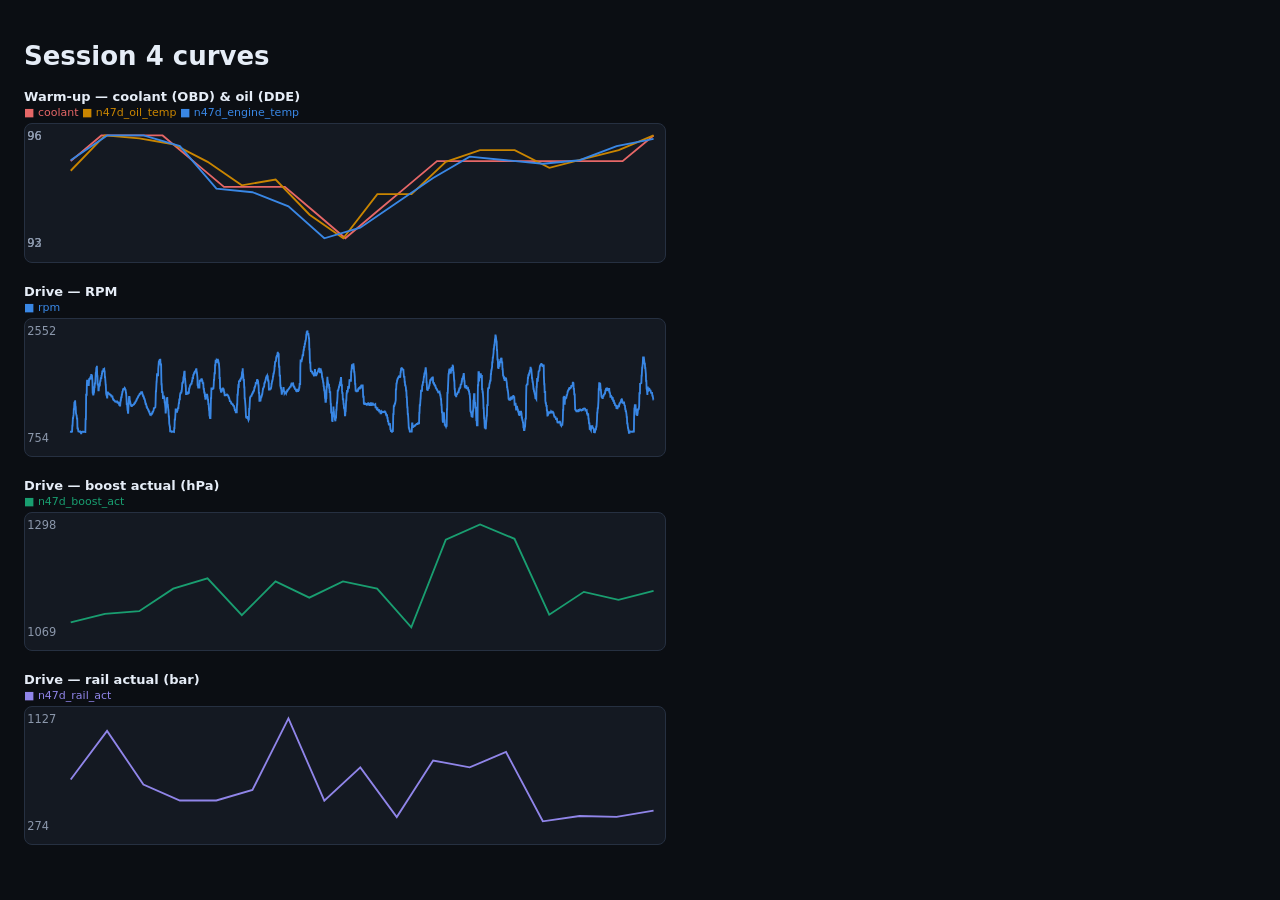
<file: drive-sessions/20260827T100353Z-session/curves.html>
<!doctype html><html><head><meta charset="utf-8">
<title>Session curves</title><style>
body{background:#0b0e13;color:#e6edf7;font:13px system-ui;padding:16px;max-width:640px}
h3{font-size:13px;margin:18px 0 2px} .legend{font-size:11px;color:#8b97ab;margin-bottom:4px}
svg{background:#141922;border:1px solid #263041;border-radius:8px}
</style></head><body><h1>Session 4 curves</h1><h3>Warm-up — coolant (OBD) & oil (DDE)</h3><div class="legend"><span style="color:#e66767">■ coolant</span>  <span style="color:#c98500">■ n47d_oil_temp</span>  <span style="color:#3987e5">■ n47d_engine_temp</span></div><svg viewBox="0 0 560 120" width="100%"><polyline fill="none" stroke="#e66767" stroke-width="1.6" points="40.0,32.5 66.8,10.0 93.8,10.0 120.4,10.0 147.2,32.5 174.1,55.0 200.9,55.0 227.4,55.0 253.9,77.5 280.3,100.0 306.9,77.5 333.7,55.0 360.5,32.5 387.5,32.5 414.3,32.5 441.3,32.5 468.4,32.5 495.6,32.5 522.9,32.5 550.0,10.0"/><text x="2" y="14" fill="#8b97ab" font-size="10">96</text><text x="2" y="108" fill="#8b97ab" font-size="10">92</text><polyline fill="none" stroke="#c98500" stroke-width="1.6" points="40.0,40.9 69.9,10.0 100.0,12.6 129.8,17.7 159.8,33.1 189.7,53.7 219.3,48.6 249.0,79.4 278.5,100.0 308.3,61.4 338.2,61.4 368.2,33.1 398.2,22.9 428.5,22.9 458.8,38.3 489.1,30.6 519.5,22.9 550.0,10.0"/><text x="2" y="14" fill="#8b97ab" font-size="10">96</text><text x="2" y="108" fill="#8b97ab" font-size="10">93</text><polyline fill="none" stroke="#3987e5" stroke-width="1.6" points="40.0,31.7 71.9,10.0 103.8,10.0 135.5,19.3 167.5,56.6 199.0,59.7 230.5,72.1 261.9,100.0 293.3,90.7 325.3,69.0 357.1,47.2 389.1,28.6 420.9,31.7 453.1,34.8 485.4,31.7 517.7,19.3 550.0,13.1"/><text x="2" y="14" fill="#8b97ab" font-size="10">96</text><text x="2" y="108" fill="#8b97ab" font-size="10">93</text></svg>
<h3>Drive — RPM</h3><div class="legend"><span style="color:#3987e5">■ rpm</span></div><svg viewBox="0 0 560 120" width="100%"><polyline fill="none" stroke="#3987e5" stroke-width="1.6" points="40.0,99.5 40.2,98.5 40.4,98.5 40.6,98.6 40.8,98.6 41.2,98.6 41.4,93.3 41.6,93.3 41.9,86.8 42.1,86.8 42.5,83.7 42.7,79.0 42.9,79.0 43.2,73.3 43.4,73.3 43.8,72.0 43.9,72.0 44.2,77.1 44.4,77.1 44.6,82.4 45.1,84.6 45.2,84.6 45.4,87.1 45.7,87.1 45.9,95.7 46.3,95.7 46.5,97.3 46.7,98.2 46.9,98.2 47.2,98.3 47.6,98.3 47.7,98.7 48.0,98.7 48.2,98.4 48.4,98.4 48.9,99.4 49.0,100.0 49.3,100.0 49.5,98.8 49.7,98.8 50.2,98.7 50.3,98.5 50.6,98.5 50.8,98.6 51.0,98.6 51.4,98.8 51.6,98.7 51.8,98.7 52.0,98.8 52.3,98.8 52.7,98.9 52.8,98.9 53.0,87.6 53.3,87.6 53.5,66.3 54.0,66.3 54.1,57.9 54.3,53.9 54.6,53.9 54.8,54.6 55.2,54.6 55.4,56.9 55.6,57.9 55.8,57.9 56.1,52.7 56.5,52.7 56.7,52.0 56.9,52.0 57.2,52.8 57.4,50.6 57.8,50.6 57.9,49.0 58.2,49.0 58.4,49.6 58.6,49.6 59.0,54.3 59.2,64.4 59.4,64.4 59.6,66.2 59.9,66.2 60.3,63.9 60.4,63.9 60.7,59.6 60.9,59.6 61.1,56.3 61.5,56.3 61.7,51.7 61.9,47.4 62.1,47.4 62.4,43.1 62.8,43.1 62.9,40.9 63.2,50.0 63.4,50.0 63.6,57.3 64.1,57.3 64.2,62.5 64.5,62.5 64.7,59.1 64.9,59.1 65.5,57.9 65.6,55.9 65.9,54.0 66.1,54.0 66.3,51.8 66.8,51.8 66.9,49.7 67.1,49.7 67.4,48.1 67.6,45.9 68.0,45.9 68.2,45.5 68.4,45.5 68.6,43.9 68.9,43.9 69.3,43.6 69.4,45.8 69.7,45.8 69.9,50.9 70.1,50.9 70.6,57.6 70.7,57.6 71.0,65.4 71.2,66.3 71.4,66.3 71.8,68.8 72.0,68.8 72.2,64.2 72.5,64.2 72.7,65.0 73.1,65.0 73.3,65.3 73.5,65.5 73.7,65.5 73.9,65.9 74.4,65.9 74.5,66.4 74.7,66.5 75.0,66.5 75.2,67.1 75.6,67.1 75.7,67.9 76.0,67.9 76.2,67.7 76.5,67.7 76.9,69.9 77.1,70.2 77.3,70.2 77.5,70.9 77.8,70.9 78.2,71.5 78.3,71.7 78.6,71.7 78.8,72.2 79.0,72.2 79.4,72.5 79.6,72.5 79.8,72.5 80.1,72.5 80.3,72.2 80.7,72.2 80.9,73.0 81.1,72.8 81.3,72.8 81.5,73.1 82.0,73.1 82.1,73.8 82.4,75.0 82.6,75.0 82.9,75.7 83.3,75.7 83.4,74.0 83.7,71.2 83.9,71.2 84.1,68.6 84.5,68.6 84.7,66.2 84.9,66.2 85.2,63.7 85.4,63.7 85.8,61.5 86.0,61.1 86.2,61.1 86.4,61.3 86.7,61.3 87.1,60.4 87.3,60.8 87.5,60.8 87.7,62.0 88.0,62.0 88.4,64.9 88.5,64.9 88.8,69.1 89.0,74.4 89.3,74.4 89.7,79.5 89.9,79.5 90.1,82.1 90.3,82.1 90.6,75.1 91.1,67.5 91.3,68.5 91.5,68.5 91.7,72.1 92.0,72.1 92.4,74.5 92.5,74.5 92.8,75.8 93.0,75.8 93.2,76.3 93.6,76.3 93.8,75.9 94.0,75.4 94.3,75.4 94.5,75.2 94.9,75.2 95.1,75.0 95.3,74.5 95.6,74.5 95.8,73.6 96.2,73.6 96.4,72.9 96.6,72.9 96.8,72.1 97.0,72.1 97.5,71.4 97.6,70.5 97.8,70.5 98.1,69.5 98.3,69.5 98.7,68.8 98.9,68.0 99.1,68.0 99.4,67.1 99.6,67.1 100.0,66.4 100.1,66.4 100.3,65.6 100.6,65.6 100.8,65.2 101.2,65.2 101.4,65.0 101.6,64.1 101.8,64.1 102.1,64.0 102.5,64.0 102.6,64.8 102.9,66.2 103.1,66.2 103.3,67.5 103.7,67.5 103.9,68.7 104.1,68.7 104.4,70.0 104.6,70.0 105.0,71.3 105.2,72.9 105.4,72.9 105.6,74.4 105.9,74.4 106.3,75.9 106.4,76.9 106.7,76.9 106.9,78.0 107.1,78.0 107.6,79.1 107.7,79.1 107.9,80.0 108.2,80.0 108.4,81.0 108.8,81.0 108.9,82.0 109.2,82.9 109.4,82.9 109.6,83.8 110.1,83.8 110.2,83.9 110.4,83.5 110.7,83.5 110.9,82.8 111.3,82.8 111.4,81.8 111.7,81.8 111.9,81.0 112.1,81.0 112.6,79.7 112.7,78.3 112.9,78.3 113.2,77.7 113.4,77.7 113.8,77.3 114.0,77.3 114.2,74.9 114.5,63.2 114.7,63.2 115.1,54.9 115.2,54.9 115.5,48.3 115.7,48.3 115.9,49.2 116.5,49.2 116.6,43.6 116.9,39.9 117.1,37.3 117.3,37.3 117.8,35.7 117.9,35.7 118.2,35.5 118.4,35.5 118.6,39.8 119.1,39.8 119.2,47.6 119.4,57.1 119.6,57.1 119.9,63.9 120.3,63.9 120.5,64.7 120.7,69.3 120.9,69.3 121.1,67.7 121.6,67.7 121.7,68.9 121.9,68.9 122.2,72.9 122.4,72.9 122.9,78.3 123.0,81.9 123.2,81.9 123.5,76.7 123.7,76.7 124.1,68.4 124.3,69.1 124.5,69.1 124.7,75.2 125.0,75.2 125.4,79.7 125.5,79.7 125.8,85.3 126.0,85.3 126.2,91.3 126.7,94.2 126.8,94.2 127.0,98.3 127.3,98.3 127.5,98.2 127.9,98.2 128.1,98.6 128.3,98.4 128.6,98.4 128.8,98.6 129.2,98.6 129.3,98.7 129.5,98.7 129.8,98.5 130.0,98.5 130.4,98.7 130.6,95.4 130.8,95.4 131.0,88.1 131.3,88.1 131.7,81.7 131.8,79.2 132.1,79.2 132.3,80.1 132.5,80.1 132.9,81.2 133.1,81.2 133.3,79.8 133.5,79.8 133.8,78.0 134.2,78.0 134.3,76.1 134.6,73.6 134.8,73.6 135.0,70.3 135.5,70.3 135.6,67.0 135.9,65.2 136.1,65.2 136.3,64.4 136.8,64.4 136.9,63.0 137.1,63.0 137.4,59.6 137.6,56.1 138.0,56.1 138.2,55.0 138.4,55.0 138.6,51.1 138.9,51.1 139.3,46.4 139.4,46.0 139.7,46.0 139.9,52.4 140.1,52.4 140.6,58.8 140.7,58.8 140.9,65.8 141.2,65.8 141.4,65.4 141.9,65.4 142.1,64.2 142.3,64.2 142.5,65.2 142.8,65.2 143.2,64.6 143.4,64.6 143.6,60.8 143.8,60.8 144.1,59.7 144.5,58.0 144.6,58.0 144.9,57.4 145.1,57.4 145.4,56.5 145.8,56.5 145.9,55.5 146.2,54.0 146.4,54.0 146.6,51.6 147.1,51.6 147.2,49.0 147.4,48.6 147.7,48.6 147.9,47.4 148.3,47.4 148.5,46.1 148.7,46.1 148.9,45.8 149.2,45.8 149.6,44.3 149.7,44.0 150.0,44.0 150.2,46.8 150.4,46.8 150.9,51.6 151.0,57.5 151.2,57.5 151.5,60.1 151.7,60.1 152.2,59.3 152.3,59.3 152.6,60.7 152.8,53.9 153.0,53.9 153.4,54.0 153.6,54.0 153.8,53.6 154.1,53.6 154.3,52.6 154.7,52.6 154.8,53.4 155.1,54.5 155.3,54.5 155.5,56.1 156.0,56.1 156.1,58.5 156.3,61.2 156.6,61.2 156.8,64.4 157.2,64.4 157.4,67.4 157.6,67.4 157.8,69.8 158.1,69.8 158.5,68.1 158.7,66.2 158.9,66.2 159.1,66.3 159.4,66.3 159.8,68.4 159.9,70.6 160.2,70.6 160.4,74.5 160.7,74.5 161.0,79.5 161.2,79.5 161.4,84.4 161.6,84.4 161.9,86.7 162.3,86.7 162.5,79.6 162.7,69.2 162.9,69.2 163.1,60.7 163.6,60.7 163.8,61.0 164.0,61.4 164.2,61.4 164.5,60.6 164.9,60.6 165.1,58.0 165.3,53.3 165.5,53.3 165.8,47.5 166.2,47.5 166.3,40.5 166.6,40.5 166.8,36.4 167.0,36.4 167.6,38.4 167.7,36.7 168.0,37.3 168.2,37.3 168.4,35.6 168.8,35.6 169.0,37.0 169.2,37.0 169.4,38.9 169.7,38.9 170.1,44.4 170.2,51.6 170.5,51.6 170.7,60.5 170.9,60.5 171.4,63.3 171.5,63.8 171.8,63.8 172.0,63.3 172.2,63.3 172.7,61.1 172.8,61.1 173.0,60.8 173.3,60.8 173.5,61.6 173.9,61.6 174.1,63.1 174.3,64.4 174.5,64.4 174.7,66.9 175.2,66.9 175.3,66.8 175.6,66.7 175.8,66.7 176.0,66.5 176.4,66.5 176.6,66.0 176.8,66.0 177.1,66.5 177.3,66.5 177.7,67.1 177.9,67.8 178.1,67.8 178.4,69.0 178.6,69.0 179.0,70.5 179.2,71.8 179.4,71.8 179.6,72.1 179.9,72.1 180.3,72.8 180.4,73.7 180.7,73.7 180.9,74.2 181.1,74.2 181.6,74.6 181.7,74.6 182.0,75.5 182.2,75.5 182.4,76.0 182.8,76.0 183.0,76.5 183.2,78.0 183.4,78.0 183.6,79.6 184.1,79.6 184.2,80.6 184.4,81.6 184.7,81.6 184.9,81.6 185.3,81.6 185.5,74.8 185.7,74.8 185.9,66.3 186.2,66.3 186.6,59.2 186.8,59.5 187.0,59.5 187.2,54.6 187.4,54.6 187.9,53.7 188.0,54.4 188.2,54.4 188.5,53.1 188.7,53.1 189.1,51.8 189.3,51.8 189.5,50.5 189.7,50.5 189.9,46.7 190.3,46.7 190.5,43.2 190.7,48.5 190.9,48.5 191.2,53.2 191.6,53.2 191.8,59.8 192.0,59.8 192.2,69.5 192.4,69.5 193.0,77.1 193.1,80.1 193.4,85.7 193.6,85.7 193.8,86.4 194.3,86.4 194.4,85.6 194.6,85.6 194.9,87.0 195.1,87.0 195.5,88.4 195.7,87.7 195.9,87.7 196.1,78.7 196.4,78.7 196.8,70.6 196.9,68.9 197.1,68.9 197.4,67.7 197.6,67.7 198.0,67.2 198.2,67.2 198.4,66.1 198.6,66.1 198.9,65.1 199.3,65.1 199.4,63.8 199.6,63.7 199.9,63.7 200.1,62.7 200.5,62.7 200.7,60.4 200.9,60.4 201.1,59.1 201.4,59.1 201.8,57.2 201.9,55.9 202.1,55.9 202.4,56.3 202.6,56.3 203.0,53.3 203.2,53.2 203.4,53.2 203.6,54.4 203.9,54.4 204.3,58.3 204.4,58.3 204.6,64.7 204.9,64.7 205.1,71.5 205.5,71.5 205.7,70.9 205.9,71.4 206.1,71.4 206.4,68.5 206.8,68.5 206.9,67.2 207.2,67.2 207.4,65.9 207.6,65.9 208.0,63.0 208.2,61.2 208.4,61.2 208.7,59.8 208.9,59.8 209.3,58.8 209.4,56.3 209.7,56.3 209.9,55.2 210.1,55.2 210.5,53.1 210.7,53.1 210.9,51.3 211.1,51.3 211.4,50.1 211.8,50.1 212.0,49.5 212.2,50.2 212.4,50.2 212.6,53.8 213.0,53.8 213.2,55.3 213.4,61.8 213.7,61.8 213.9,61.7 214.3,61.7 214.5,61.1 214.7,61.1 214.9,60.8 215.2,60.8 215.6,58.8 215.7,56.7 215.9,56.7 216.2,54.3 216.4,54.3 216.8,52.4 217.0,50.2 217.2,50.2 217.4,47.8 217.7,47.8 218.2,44.8 218.4,41.3 218.6,41.3 218.8,37.8 219.0,37.8 219.5,36.5 219.6,36.5 219.8,33.7 220.1,33.7 220.3,32.4 220.7,32.4 220.9,30.4 221.1,29.4 221.3,29.4 221.6,30.7 222.0,30.7 222.1,38.9 222.3,41.8 222.6,41.8 222.8,49.6 223.2,49.6 223.4,58.2 223.6,58.2 223.8,60.3 224.1,60.3 224.5,64.0 224.6,65.5 224.8,65.5 225.1,63.2 225.3,63.2 225.7,63.2 225.9,63.2 226.1,60.3 226.3,60.3 226.6,63.3 227.0,63.3 227.1,64.8 227.3,64.4 227.6,64.4 227.8,64.9 228.2,64.9 228.4,65.2 228.6,64.1 228.8,64.1 229.1,63.2 229.5,63.2 229.6,62.2 229.8,62.2 230.1,61.9 230.3,61.9 230.7,61.1 230.9,60.9 231.1,60.9 231.3,60.3 231.5,60.3 232.0,59.3 232.1,59.3 232.3,59.1 232.6,59.1 232.8,57.8 233.2,56.4 233.4,56.4 233.6,56.4 233.8,56.4 234.1,57.5 234.5,57.5 234.6,55.5 234.8,58.4 235.1,58.4 235.3,59.4 235.7,59.4 235.9,60.5 236.1,60.5 236.3,61.3 236.6,61.3 237.0,61.7 237.1,62.7 237.3,62.7 237.6,63.2 237.8,63.2 238.2,61.9 238.4,61.9 238.6,63.1 238.8,63.1 239.1,63.1 239.5,62.2 239.6,62.2 239.9,60.1 240.1,60.1 240.3,56.9 240.8,56.9 240.9,43.0 241.1,36.3 241.4,36.3 241.6,37.0 242.0,37.0 242.2,35.4 242.4,35.4 242.6,33.9 242.9,31.7 243.4,31.7 243.5,29.6 243.8,27.1 244.0,27.1 244.2,24.4 244.6,24.4 244.8,21.9 245.0,21.9 245.3,19.3 245.5,19.3 245.9,17.1 246.1,13.9 246.3,13.9 246.5,11.6 246.8,11.6 247.2,10.0 247.3,13.0 247.5,13.0 247.8,13.0 248.0,13.0 248.4,16.9 248.6,16.9 248.8,26.5 249.0,26.5 249.3,38.1 249.7,38.1 249.8,42.9 250.1,45.5 250.3,45.5 250.5,45.8 250.9,45.8 251.1,46.4 251.3,46.4 251.5,47.5 251.7,47.5 252.2,47.7 252.3,48.4 252.6,48.4 252.8,49.6 253.0,49.6 253.4,49.4 253.6,44.6 253.8,44.6 254.0,47.3 254.3,47.3 254.7,49.2 254.9,49.2 255.1,48.4 255.3,48.4 255.6,47.6 256.0,46.5 256.1,46.5 256.4,45.5 256.6,45.5 256.8,44.1 257.2,44.1 257.4,42.8 257.6,44.2 257.8,44.2 258.1,46.6 258.5,46.6 258.6,44.0 258.8,44.0 259.1,45.7 259.3,45.7 259.7,47.4 259.9,50.7 260.1,50.7 260.3,52.4 260.5,52.4 260.9,55.6 261.1,55.6 261.3,58.7 261.5,58.7 261.8,62.4 262.1,62.4 262.3,65.4 262.5,69.0 262.7,69.0 262.9,72.5 263.3,72.5 263.5,69.1 263.7,69.1 263.9,59.4 264.2,59.4 264.6,50.6 264.7,53.9 264.9,53.9 265.2,56.6 265.4,56.6 265.8,57.6 266.0,57.6 266.2,60.4 266.4,60.4 266.6,64.0 267.1,64.0 267.2,68.2 267.5,74.5 267.7,74.5 267.9,81.9 268.5,81.9 268.7,89.0 268.9,89.3 269.1,89.3 269.3,82.4 269.7,82.4 269.9,76.5 270.1,81.0 270.3,81.0 270.6,85.2 271.0,85.2 271.1,87.8 271.4,87.8 271.6,89.5 271.8,86.2 272.2,86.2 272.4,79.5 272.6,79.5 272.9,73.3 273.1,73.3 273.5,67.1 273.6,62.9 273.9,62.9 274.1,61.8 274.3,61.8 274.7,59.4 274.9,59.4 275.1,57.8 275.4,57.8 275.6,55.5 276.0,55.5 276.2,53.1 276.4,51.6 276.6,51.6 276.9,58.0 277.3,58.0 277.4,62.9 277.6,64.9 277.9,64.9 278.1,70.2 278.5,70.2 278.7,74.2 278.9,74.2 279.1,77.8 279.4,77.8 279.8,80.8 279.9,84.4 280.2,84.4 280.4,80.5 280.6,80.5 281.0,71.2 281.2,71.2 281.4,65.1 281.6,65.1 281.8,62.2 282.3,63.6 282.4,63.6 282.7,59.5 282.9,59.5 283.1,60.3 283.5,60.3 283.7,57.5 283.9,53.6 284.1,53.6 284.4,53.3 284.8,53.3 284.9,54.0 285.2,54.0 285.4,46.0 285.6,46.0 286.1,39.7 286.2,43.2 286.4,43.2 286.7,41.3 286.9,41.3 287.4,38.8 287.5,41.4 287.7,41.4 288.0,46.2 288.2,46.2 288.6,50.8 288.8,56.7 289.0,56.7 289.3,62.7 289.5,62.7 289.9,63.4 290.1,63.4 290.3,63.2 290.5,63.2 290.7,62.5 291.2,62.5 291.3,63.6 291.5,61.5 291.7,61.5 292.0,60.6 292.4,60.6 292.6,60.3 292.8,60.9 293.0,60.9 293.2,60.2 293.8,60.2 294.0,59.0 294.2,59.2 294.4,59.2 294.6,58.1 295.1,58.1 295.2,58.1 295.5,58.1 295.7,62.6 295.9,68.0 296.3,68.0 296.5,74.0 296.7,74.0 297.0,74.4 297.2,74.4 297.6,73.2 297.8,74.4 298.0,74.4 298.2,74.4 298.5,74.4 298.9,73.5 299.0,75.1 299.3,75.1 299.5,74.6 299.7,74.6 300.2,73.7 300.3,73.7 300.5,74.4 300.8,74.4 301.0,75.2 301.4,75.2 301.6,73.8 301.8,75.4 302.0,75.4 302.3,73.7 302.7,73.7 302.9,74.9 303.1,75.3 303.3,75.3 303.5,74.4 304.0,74.4 304.1,73.8 304.3,73.8 304.6,75.1 304.8,75.1 305.2,74.9 305.4,75.1 305.6,75.1 305.8,74.9 306.1,74.9 306.5,74.6 306.7,77.4 306.9,77.4 307.1,77.3 307.4,77.3 307.8,79.0 307.9,79.0 308.2,78.0 308.4,78.0 308.6,79.5 309.0,80.0 309.2,80.0 309.4,79.5 309.6,79.5 309.9,81.1 310.3,81.1 310.5,80.5 310.7,80.8 310.9,80.8 311.1,82.6 311.6,82.6 311.7,82.1 311.9,82.1 312.2,81.1 312.4,81.5 312.8,81.5 313.0,81.4 313.2,81.4 313.4,81.4 313.7,81.4 314.1,81.1 314.2,81.4 314.5,81.4 314.7,80.8 314.9,80.8 315.4,81.8 315.5,81.8 315.7,83.0 316.0,83.0 316.2,85.1 316.6,84.1 316.8,84.1 317.0,86.5 317.3,86.5 317.5,89.3 317.9,89.3 318.1,90.9 318.3,92.3 318.5,92.3 318.8,91.9 319.3,91.9 319.5,93.3 319.7,96.3 319.9,96.3 320.2,98.0 320.6,98.0 320.7,98.2 321.0,98.8 321.2,98.8 321.4,98.1 321.9,98.1 322.0,95.2 322.2,83.3 322.5,83.3 322.7,76.3 323.1,76.3 323.3,74.9 323.5,74.9 323.7,73.9 323.9,73.9 324.4,70.9 324.5,61.6 324.8,61.6 325.0,56.5 325.2,56.5 325.7,53.6 325.8,52.9 326.0,52.9 326.3,51.8 326.5,51.8 326.9,50.7 327.1,50.7 327.3,50.0 327.6,50.0 327.8,50.8 328.2,50.8 328.4,50.6 328.6,46.5 328.8,46.5 329.1,43.5 329.5,43.5 329.6,43.1 329.9,43.2 330.1,43.2 330.3,44.2 330.7,44.2 330.9,44.5 331.1,44.5 331.3,47.5 331.6,50.6 332.0,50.6 332.2,54.9 332.4,54.9 332.6,58.1 332.9,58.1 333.3,60.1 333.4,62.7 333.7,62.7 333.9,68.4 334.1,68.4 334.5,77.3 334.7,77.3 334.9,83.0 335.1,83.0 335.4,87.1 335.8,95.0 336.0,95.0 336.2,96.3 336.4,96.3 336.7,98.6 337.1,98.6 337.2,97.7 337.5,98.5 337.7,98.5 337.9,98.5 338.4,98.5 338.5,96.7 338.7,91.4 339.0,91.4 339.2,94.5 339.6,94.5 339.8,93.8 340.0,93.8 340.2,94.0 340.4,94.0 340.9,93.9 341.0,93.3 341.2,93.3 341.5,92.9 341.7,92.9 342.1,92.3 342.3,92.2 342.5,92.2 342.7,91.9 343.0,91.9 343.4,91.9 343.6,91.9 343.8,91.2 344.0,91.2 344.2,91.2 344.8,91.2 345.0,82.2 345.2,82.2 345.4,75.5 345.7,75.5 346.1,69.5 346.2,69.5 346.5,62.6 346.7,62.6 346.9,62.9 347.4,62.9 347.5,58.9 347.7,57.8 348.0,57.8 348.2,55.3 348.6,55.3 348.8,52.7 349.0,50.7 349.2,50.7 349.5,47.6 349.9,47.6 350.1,45.6 350.3,45.6 350.5,43.0 350.7,43.0 351.2,48.2 351.3,55.3 351.5,55.3 351.8,61.5 352.0,61.5 352.4,62.7 352.6,60.8 352.8,60.8 353.1,60.4 353.3,60.4 353.7,58.0 353.9,58.0 354.1,56.1 354.3,56.1 354.5,53.6 355.0,53.7 355.1,53.7 355.4,52.4 355.6,52.4 355.8,51.8 356.3,51.8 356.4,52.0 356.6,51.2 356.9,51.2 357.1,55.7 357.5,55.7 357.7,55.2 357.9,56.9 358.1,56.9 358.4,58.0 358.8,58.0 359.0,58.8 359.2,58.8 359.4,60.3 359.7,60.3 360.1,61.0 360.2,61.6 360.5,61.6 360.7,62.5 360.9,62.5 361.4,63.3 361.5,64.1 361.8,64.1 362.0,64.0 362.2,64.0 362.7,63.7 362.8,64.8 363.0,64.8 363.3,66.7 363.5,66.7 363.9,70.2 364.1,70.2 364.3,75.0 364.5,75.0 364.8,81.6 365.2,81.6 365.4,88.0 365.6,89.9 365.8,89.9 366.1,83.1 366.5,83.1 366.6,81.7 366.9,88.8 367.1,88.8 367.3,92.7 367.8,92.7 367.9,93.4 368.1,93.4 368.4,94.2 368.6,93.5 369.0,93.5 369.2,79.0 369.4,79.0 369.6,64.7 369.9,64.7 370.4,53.5 370.6,48.3 370.8,48.3 371.0,45.6 371.3,44.2 371.7,44.2 371.9,46.4 372.1,46.4 372.3,47.0 372.6,47.0 373.0,44.5 373.2,42.8 373.4,42.8 373.6,44.6 373.8,44.6 374.3,40.0 374.4,42.0 374.6,42.0 374.9,46.9 375.1,46.9 375.5,53.9 375.7,53.9 375.9,61.2 376.1,61.2 376.4,66.4 376.8,66.4 377.0,66.4 377.2,67.6 377.4,67.6 377.6,65.7 378.1,65.7 378.2,65.7 378.5,64.4 378.7,64.4 378.9,64.1 379.4,64.1 379.5,62.7 379.7,62.7 380.0,60.7 380.2,60.7 380.6,60.7 380.8,59.6 381.0,59.6 381.2,57.4 381.5,57.4 381.9,57.0 382.1,54.7 382.3,54.7 382.5,52.2 382.7,52.2 383.2,52.1 383.3,50.4 383.5,50.4 383.8,48.0 384.0,48.0 384.4,54.3 384.6,54.3 384.8,59.1 385.0,59.1 385.3,60.1 385.7,60.1 385.8,58.0 386.1,58.8 386.3,58.8 386.5,60.6 387.0,60.6 387.1,60.6 387.3,60.0 387.6,60.0 387.8,62.0 388.2,62.0 388.4,63.3 388.6,63.3 388.8,65.5 389.1,65.5 389.5,71.3 389.7,80.3 389.9,80.3 390.1,81.5 390.3,81.5 390.8,85.7 390.9,84.8 391.1,84.8 391.4,85.7 391.6,85.7 392.0,80.2 392.2,80.2 392.4,71.4 392.7,71.4 392.9,65.7 393.3,65.7 393.4,71.5 393.7,73.4 393.9,73.4 394.1,77.6 394.6,77.6 394.7,82.9 394.9,88.5 395.2,88.5 395.4,93.0 396.0,93.0 396.1,74.8 396.3,58.0 396.6,58.0 396.8,46.5 397.2,46.5 397.4,54.7 397.6,51.4 397.8,51.4 398.1,50.9 398.5,50.9 398.7,48.2 398.9,48.2 399.1,50.3 399.4,50.3 399.8,48.9 399.9,61.4 400.2,61.4 400.4,64.1 400.6,64.1 401.0,70.1 401.2,78.0 401.4,78.0 401.7,86.7 401.9,86.7 402.3,95.1 402.5,95.1 402.7,95.0 402.9,95.0 403.2,96.5 403.6,89.2 403.7,89.2 404.0,84.5 404.2,84.5 404.4,75.4 404.9,75.4 405.0,64.6 405.2,60.8 405.5,60.8 405.7,60.3 406.1,60.3 406.3,57.6 406.5,56.4 406.7,56.4 407.0,53.9 407.4,53.9 407.6,48.3 407.8,48.3 408.0,45.0 408.2,45.0 408.7,41.7 408.8,38.0 409.1,38.0 409.3,33.9 409.5,33.9 410.0,29.3 410.1,26.4 410.3,26.4 410.6,22.9 410.8,22.9 411.2,17.8 411.4,17.8 411.6,14.4 411.8,14.4 412.1,15.8 412.5,19.8 412.7,19.8 412.9,27.2 413.1,27.2 413.4,35.5 413.8,35.5 413.9,42.7 414.2,42.9 414.4,42.9 414.6,40.4 415.1,40.4 415.2,40.5 415.5,37.6 415.7,37.6 415.9,35.7 416.3,35.7 416.5,34.7 416.7,34.7 417.0,34.0 417.2,37.9 417.6,37.9 417.8,43.9 418.0,43.9 418.3,49.3 418.5,49.3 418.9,51.1 419.1,50.9 419.3,50.9 419.6,53.5 419.8,53.5 420.2,52.2 420.4,51.7 420.6,51.7 420.8,52.3 421.0,52.3 421.6,56.0 421.8,59.6 422.0,59.6 422.3,62.4 422.5,62.4 422.9,66.2 423.1,69.6 423.3,69.6 423.5,70.5 423.8,70.5 424.2,70.0 424.3,70.8 424.6,70.8 424.8,70.2 425.0,70.2 425.5,68.5 425.6,68.5 425.9,69.9 426.1,69.9 426.3,68.7 426.8,68.7 426.9,68.1 427.2,67.3 427.4,67.3 427.6,68.4 428.1,68.4 428.2,70.1 428.4,75.2 428.7,75.2 428.9,74.0 429.3,74.0 429.5,76.4 429.7,79.2 430.0,79.2 430.2,76.8 430.6,76.8 430.8,78.1 431.0,79.3 431.3,79.3 431.5,81.1 431.9,81.1 432.1,83.4 432.3,83.4 432.6,84.1 432.8,84.1 433.2,83.1 433.4,81.0 433.6,81.0 433.8,81.1 434.1,81.1 434.5,83.1 434.6,86.2 434.9,86.2 435.1,88.2 435.3,88.2 435.7,90.6 435.9,90.6 436.1,94.5 436.3,94.5 436.6,97.2 437.0,97.2 437.2,95.7 437.4,93.9 437.6,93.9 437.9,87.1 438.3,87.1 438.5,67.7 438.7,58.3 438.9,58.3 439.2,57.3 439.6,57.3 439.7,58.0 440.0,51.6 440.2,51.6 440.4,49.2 440.9,49.2 441.0,47.8 441.3,47.8 441.5,46.6 441.7,45.2 442.2,45.2 442.3,42.6 442.5,42.6 442.8,44.1 443.0,44.1 443.5,49.6 443.6,51.8 443.8,51.8 444.1,54.9 444.3,54.9 444.7,58.3 444.9,61.0 445.1,61.0 445.4,63.2 445.6,63.2 446.0,65.5 446.2,65.5 446.4,67.5 446.6,69.1 446.9,69.1 447.4,70.0 447.6,59.5 447.8,59.5 448.1,52.4 448.3,52.4 448.7,54.8 448.9,50.8 449.1,50.8 449.4,46.0 449.6,46.0 450.0,44.9 450.2,44.9 450.4,42.2 450.7,40.8 450.9,40.8 451.3,39.9 451.5,39.9 451.7,39.3 451.9,39.3 452.2,39.9 452.6,39.9 452.8,42.0 453.0,41.4 453.2,41.4 453.5,40.7 453.9,40.7 454.0,49.0 454.3,57.1 454.5,57.1 454.7,63.9 455.2,63.9 455.3,71.4 455.6,73.5 455.8,73.5 456.1,76.0 456.5,76.0 456.6,79.9 456.9,79.9 457.1,84.6 457.3,84.6 457.8,83.7 457.9,82.5 458.2,82.5 458.4,81.6 458.6,81.6 459.1,81.6 459.2,82.1 459.4,82.1 459.7,81.9 459.9,81.9 460.3,80.8 460.5,81.1 460.7,81.1 461.0,81.8 461.2,81.8 461.6,81.1 461.8,81.1 462.0,81.3 462.3,82.3 462.5,82.3 462.9,84.5 463.1,84.5 463.3,85.5 463.5,85.5 463.8,85.8 464.2,85.8 464.3,86.6 464.6,87.6 464.8,87.6 465.0,87.2 465.5,87.2 465.6,88.9 465.9,90.5 466.1,90.5 466.3,90.7 466.8,90.7 466.9,91.3 467.2,90.3 467.4,90.3 467.6,89.8 468.1,89.8 468.2,90.6 468.4,90.6 468.7,92.7 468.9,92.7 469.3,93.4 469.5,92.7 469.7,92.7 470.0,92.7 470.2,92.7 470.6,88.0 470.8,79.5 471.0,79.5 471.2,68.9 471.5,68.9 471.9,67.4 472.1,74.2 472.3,74.2 472.5,70.1 472.8,70.1 473.3,69.5 473.5,68.8 473.7,68.8 473.9,66.8 474.2,66.8 474.6,65.1 474.8,63.5 475.0,63.5 475.2,62.5 475.5,62.5 475.9,61.1 476.1,61.1 476.3,60.3 476.5,60.3 476.7,61.0 477.2,60.5 477.3,60.5 477.6,59.8 477.8,59.8 478.0,58.5 478.4,58.5 478.6,58.4 478.8,58.5 479.1,58.5 479.3,55.7 479.7,55.7 479.9,56.0 480.1,61.2 480.4,61.2 480.6,66.0 481.0,66.0 481.2,73.1 481.4,79.1 481.6,79.1 481.9,79.9 482.3,79.9 482.5,80.8 482.7,80.8 482.9,80.4 483.2,80.4 483.6,80.3 483.8,80.7 484.0,80.7 484.2,79.6 484.5,79.6 484.9,80.1 485.1,79.6 485.3,79.6 485.5,79.2 485.8,79.2 486.2,79.3 486.3,79.5 486.6,79.5 486.8,80.1 487.0,80.1 487.4,79.6 487.6,79.6 487.8,79.6 488.1,79.6 488.3,78.7 488.7,78.7 488.9,78.4 489.1,78.3 489.4,78.3 489.6,78.4 490.0,78.4 490.2,78.8 490.4,80.2 490.7,80.2 490.9,79.8 491.3,79.8 491.5,79.7 491.7,82.5 492.0,82.5 492.2,83.9 492.6,83.9 492.8,82.5 493.0,87.1 493.2,87.1 493.5,91.3 493.9,91.3 494.1,96.1 494.3,96.1 494.5,96.5 494.8,96.5 495.2,97.3 495.4,93.8 495.6,93.8 495.8,94.3 496.1,94.3 496.5,94.0 496.7,95.3 496.9,95.3 497.1,95.5 497.3,95.5 497.8,97.1 497.9,98.9 498.2,98.9 498.4,99.1 498.7,99.1 499.2,96.5 499.4,96.6 499.6,96.6 499.8,94.1 500.1,94.1 500.5,87.9 500.7,81.9 500.9,81.9 501.1,78.2 501.4,78.2 501.8,71.2 502.0,61.5 502.2,61.5 502.4,56.2 502.7,56.2 503.1,56.5 503.3,56.5 503.5,58.6 503.7,62.1 503.9,62.1 504.4,67.8 504.5,67.8 504.7,68.3 505.0,68.3 505.2,69.2 505.6,69.2 505.8,67.5 506.0,67.2 506.3,67.2 506.5,66.1 506.9,66.1 507.1,66.0 507.3,64.8 507.6,64.8 507.8,62.7 508.2,62.7 508.4,61.2 508.6,61.2 508.8,60.7 509.1,60.7 509.5,60.7 509.7,62.2 509.9,62.2 510.1,61.9 510.3,61.9 510.8,63.2 510.9,61.2 511.2,61.2 511.4,64.2 511.7,64.2 512.1,65.9 512.2,68.0 512.5,68.0 512.7,67.2 512.9,67.2 513.4,68.5 513.5,68.5 513.7,69.9 514.0,69.9 514.2,68.4 514.6,71.5 514.8,71.5 515.0,71.5 515.3,71.5 515.5,73.5 515.9,73.5 516.1,73.9 516.3,75.3 516.5,75.3 516.7,75.7 517.2,75.7 517.3,75.1 517.5,78.0 517.8,78.0 518.0,78.2 518.5,78.2 518.6,77.1 518.8,77.1 519.1,76.1 519.3,76.1 519.8,76.3 519.9,74.7 520.2,74.7 520.4,73.6 520.6,73.6 521.0,73.3 521.2,72.4 521.4,72.4 521.7,70.9 521.9,70.9 522.3,69.7 522.5,71.9 522.7,71.9 522.9,73.3 523.2,73.3 523.6,73.6 523.8,73.6 524.0,72.9 524.2,72.9 524.5,75.4 525.0,76.0 525.2,78.8 525.4,78.8 525.6,80.6 525.9,80.6 526.3,83.4 526.5,85.8 526.7,85.8 526.9,91.4 527.2,91.4 527.6,95.2 527.7,95.2 528.0,97.3 528.2,97.3 528.4,99.6 528.9,99.6 529.0,99.6 529.3,98.3 529.5,98.3 529.7,98.6 530.2,98.6 530.3,98.6 530.6,98.5 530.8,98.5 531.0,98.8 531.5,98.8 531.6,98.5 531.9,98.7 532.1,98.7 532.4,98.6 532.8,98.6 532.9,89.2 533.2,78.4 533.4,78.4 533.6,75.4 534.1,75.4 534.2,74.7 534.5,79.3 534.7,79.3 535.0,83.4 535.4,83.4 535.6,84.1 535.8,84.1 536.1,82.3 536.3,79.2 536.7,79.2 536.9,78.6 537.1,78.6 537.4,76.0 537.6,65.0 538.1,65.0 538.2,56.7 538.4,56.7 538.7,56.4 538.9,56.4 539.3,56.0 539.5,49.5 539.7,49.5 540.0,42.6 540.2,42.6 540.6,37.9 540.8,33.7 541.0,33.7 541.3,33.7 541.5,33.7 542.0,38.4 542.1,39.1 542.4,39.1 542.6,42.9 542.8,42.9 543.3,48.6 543.4,54.1 543.7,54.1 543.9,60.9 544.1,60.9 544.6,66.4 544.8,59.8 545.0,59.8 545.2,62.9 545.5,62.9 545.9,61.8 546.1,60.9 546.3,60.9 546.6,62.1 546.8,62.1 547.2,62.6 547.4,62.6 547.6,63.6 547.8,64.5 548.1,64.5 548.5,64.7 548.7,64.7 548.9,67.0 549.2,67.0 549.4,68.2 549.8,70.5 550.0,70.5"/><text x="2" y="14" fill="#8b97ab" font-size="10">2552</text><text x="2" y="108" fill="#8b97ab" font-size="10">754</text></svg>
<h3>Drive — boost actual (hPa)</h3><div class="legend"><span style="color:#199e70">■ n47d_boost_act</span></div><svg viewBox="0 0 560 120" width="100%"><polyline fill="none" stroke="#199e70" stroke-width="1.6" points="40.0,95.7 69.9,88.2 99.9,85.9 129.7,66.2 159.7,57.2 189.7,89.4 219.2,59.9 248.8,74.1 278.2,59.9 308.1,66.2 338.0,100.0 368.2,23.4 398.2,10.0 428.3,22.6 458.7,89.0 489.0,69.0 519.3,76.0 550.0,68.2"/><text x="2" y="14" fill="#8b97ab" font-size="10">1298</text><text x="2" y="108" fill="#8b97ab" font-size="10">1069</text></svg>
<h3>Drive — rail actual (bar)</h3><div class="legend"><span style="color:#9085e9">■ n47d_rail_act</span></div><svg viewBox="0 0 560 120" width="100%"><polyline fill="none" stroke="#9085e9" stroke-width="1.6" points="40.0,63.4 71.8,20.9 103.6,67.8 135.5,81.8 167.4,81.8 199.0,72.6 230.5,10.0 261.9,82.0 293.4,52.8 325.3,96.3 357.1,46.8 389.1,52.8 420.9,39.4 453.1,100.0 485.3,95.4 517.6,96.1 550.0,90.7"/><text x="2" y="14" fill="#8b97ab" font-size="10">1127</text><text x="2" y="108" fill="#8b97ab" font-size="10">274</text></svg></body></html>
</file>
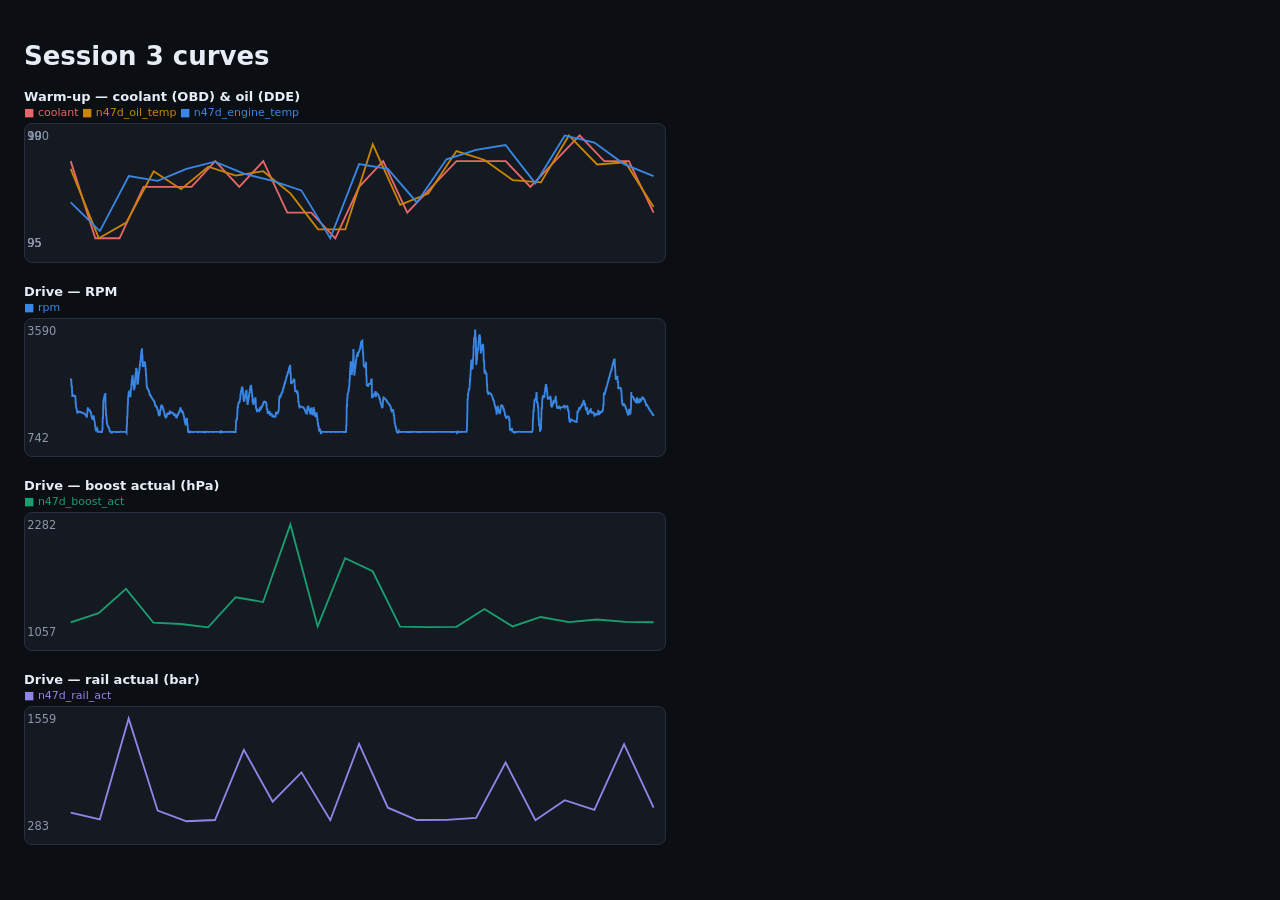
<file: drive-sessions/20260827T104112Z-session/curves.html>
<!doctype html><html><head><meta charset="utf-8">
<title>Session curves</title><style>
body{background:#0b0e13;color:#e6edf7;font:13px system-ui;padding:16px;max-width:640px}
h3{font-size:13px;margin:18px 0 2px} .legend{font-size:11px;color:#8b97ab;margin-bottom:4px}
svg{background:#141922;border:1px solid #263041;border-radius:8px}
</style></head><body><h1>Session 3 curves</h1><h3>Warm-up — coolant (OBD) & oil (DDE)</h3><div class="legend"><span style="color:#e66767">■ coolant</span>  <span style="color:#c98500">■ n47d_oil_temp</span>  <span style="color:#3987e5">■ n47d_engine_temp</span></div><svg viewBox="0 0 560 120" width="100%"><polyline fill="none" stroke="#e66767" stroke-width="1.6" points="40.0,32.5 61.5,100.0 82.7,100.0 103.7,55.0 124.7,55.0 145.7,55.0 166.5,32.5 187.5,55.0 208.5,32.5 229.5,77.5 250.5,77.5 271.5,100.0 292.4,55.0 313.4,32.5 334.5,77.5 356.0,55.0 377.5,32.5 399.1,32.5 420.6,32.5 442.2,55.0 463.7,32.5 485.3,10.0 506.8,32.5 528.4,32.5 550.0,77.5"/><text x="2" y="14" fill="#8b97ab" font-size="10">99</text><text x="2" y="108" fill="#8b97ab" font-size="10">95</text><polyline fill="none" stroke="#c98500" stroke-width="1.6" points="40.0,39.3 64.6,100.0 88.6,86.3 112.6,41.3 136.6,57.0 160.4,37.4 184.3,45.2 208.5,41.3 232.4,60.9 256.4,92.2 280.3,92.2 304.3,17.8 328.3,70.7 352.9,60.9 377.5,23.7 402.1,31.5 426.7,49.1 451.4,51.1 475.9,10.0 500.6,35.4 525.3,33.5 550.0,72.6"/><text x="2" y="14" fill="#8b97ab" font-size="10">100</text><text x="2" y="108" fill="#8b97ab" font-size="10">95</text><polyline fill="none" stroke="#3987e5" stroke-width="1.6" points="40.0,68.6 65.5,93.7 90.8,45.6 116.1,49.8 141.3,39.3 166.2,33.0 191.5,43.5 216.7,49.8 241.8,58.1 267.1,100.0 292.3,35.1 317.5,39.3 342.9,68.6 368.8,30.9 394.7,22.6 420.5,18.4 446.6,51.9 472.3,10.0 498.2,16.3 524.1,35.1 550.0,45.6"/><text x="2" y="14" fill="#8b97ab" font-size="10">99</text><text x="2" y="108" fill="#8b97ab" font-size="10">95</text></svg>
<h3>Drive — RPM</h3><div class="legend"><span style="color:#3987e5">■ rpm</span></div><svg viewBox="0 0 560 120" width="100%"><polyline fill="none" stroke="#3987e5" stroke-width="1.6" points="40.0,52.5 40.1,52.1 40.3,53.6 40.5,53.6 40.7,58.9 41.1,58.9 41.2,63.8 41.4,67.5 41.6,67.5 41.8,67.3 42.1,67.3 42.2,66.9 42.4,67.2 42.6,67.2 42.8,67.5 43.2,67.5 43.3,67.0 43.5,67.0 43.7,67.6 43.9,67.6 44.2,69.6 44.3,73.5 44.5,73.5 44.7,77.5 44.9,77.5 45.3,79.6 45.4,80.6 45.6,80.6 45.8,82.0 46.0,82.0 46.3,81.7 46.5,80.8 46.7,80.8 46.8,80.8 47.0,80.8 47.4,81.4 47.5,81.4 47.7,81.2 47.9,81.2 48.1,81.2 48.4,81.4 48.5,81.4 48.7,81.6 48.9,81.6 49.1,81.7 49.5,81.7 49.6,81.9 49.8,81.9 50.0,81.9 50.2,82.1 50.5,82.1 50.6,82.3 50.8,82.3 51.0,82.3 51.2,82.6 51.5,82.6 51.7,82.7 51.9,82.7 52.1,82.9 52.2,82.9 52.6,83.6 52.7,83.7 52.9,83.7 53.1,84.1 53.3,84.1 53.7,84.9 53.8,85.5 54.0,85.5 54.2,85.4 54.3,85.4 54.7,79.7 54.8,78.1 55.0,78.1 55.2,79.3 55.4,79.3 55.7,79.2 55.9,79.2 56.0,79.9 56.2,79.9 56.4,80.0 56.8,80.0 56.9,80.2 57.1,81.2 57.3,81.2 57.5,82.0 57.8,82.0 57.9,83.2 58.1,84.7 58.3,84.7 58.5,86.5 58.9,86.5 59.0,87.3 59.2,87.3 59.4,86.5 59.5,85.0 59.9,85.0 60.0,85.5 60.2,85.5 60.4,88.1 60.6,88.1 61.1,90.9 61.2,91.9 61.4,93.9 61.6,93.9 61.7,96.7 62.1,96.7 62.2,97.7 62.4,97.7 62.6,96.9 62.8,96.9 63.1,96.0 63.3,96.6 63.5,96.6 63.6,98.7 63.8,98.7 64.2,98.6 64.3,98.5 64.5,98.5 64.7,98.8 64.9,98.8 65.2,98.8 65.4,98.8 65.5,98.8 65.7,98.9 65.9,98.9 66.3,98.9 66.4,98.9 66.6,98.9 66.8,98.9 67.0,98.9 67.3,98.9 67.4,98.9 67.6,96.7 67.8,96.7 68.0,86.5 68.3,86.5 68.4,75.7 68.6,71.4 68.8,71.4 69.0,69.3 69.4,69.3 69.5,67.3 69.7,67.3 69.8,66.0 70.0,66.0 70.4,65.8 70.5,78.5 70.7,78.5 70.9,84.1 71.1,84.1 71.4,88.0 71.5,88.0 71.7,91.3 71.9,91.3 72.1,93.1 72.4,93.7 72.6,93.7 72.7,94.1 72.9,94.1 73.1,94.9 73.4,94.9 73.6,95.6 73.7,96.6 73.9,96.6 74.1,98.1 74.4,98.1 74.6,98.7 74.7,98.7 74.9,98.7 75.1,98.7 75.5,98.7 75.6,99.1 75.8,99.1 75.9,99.7 76.1,99.7 76.5,98.9 76.6,98.9 76.8,98.8 77.0,98.8 77.2,98.7 77.5,98.7 77.7,98.7 77.8,98.7 78.0,98.7 78.2,98.7 78.6,98.7 78.7,98.8 78.9,98.8 79.1,98.8 79.3,98.7 79.6,98.7 79.7,98.9 79.9,98.9 80.1,99.0 80.3,99.0 80.6,99.0 80.8,98.9 80.9,98.9 81.1,98.9 81.3,98.9 81.8,99.0 81.9,99.0 82.1,99.0 82.3,99.0 82.4,99.0 82.8,98.7 82.9,98.6 83.1,98.6 83.3,98.7 83.5,98.7 83.8,98.6 83.9,98.6 84.1,98.7 84.3,98.8 84.5,98.8 84.8,98.7 84.9,98.7 85.1,98.7 85.3,98.7 85.5,98.8 85.8,98.8 86.0,98.8 86.1,98.8 86.3,98.8 86.5,98.8 86.9,98.8 87.0,98.8 87.2,98.8 87.4,98.8 87.6,98.8 87.9,98.8 88.0,98.8 88.2,98.8 88.4,99.1 88.6,99.1 88.9,99.6 89.0,93.8 89.2,93.8 89.4,85.6 89.6,85.6 89.9,74.7 90.1,74.7 90.2,68.6 90.4,68.6 90.6,64.8 91.0,64.8 91.1,62.7 91.3,63.9 91.5,63.9 91.7,66.5 92.0,66.5 92.1,67.7 92.3,67.7 92.5,64.2 92.7,61.4 93.0,61.4 93.1,57.3 93.3,57.3 93.5,53.1 93.7,53.1 94.0,49.3 94.2,50.0 94.3,50.0 94.5,54.6 94.7,54.6 95.1,58.8 95.2,58.8 95.4,61.6 95.6,61.6 95.7,59.5 96.1,59.5 96.2,56.3 96.4,51.6 96.6,51.6 96.8,47.7 97.1,47.7 97.2,43.5 97.4,43.5 97.6,44.1 97.8,44.1 98.1,51.6 98.2,56.8 98.4,56.8 98.6,56.5 98.8,56.5 99.1,53.9 99.2,50.8 99.4,50.8 99.6,47.1 99.8,47.1 100.1,43.9 100.3,43.9 100.4,40.3 100.7,40.3 100.8,37.1 101.2,37.1 101.3,33.6 101.5,31.1 101.7,31.1 101.8,27.9 102.3,27.9 102.4,25.7 102.6,32.4 102.8,32.4 103.0,41.3 103.3,41.3 103.4,41.9 103.6,40.9 103.8,40.9 104.0,39.4 104.3,39.4 104.5,37.8 104.6,37.8 104.9,38.0 105.0,38.0 105.4,41.0 105.5,44.1 105.7,44.1 105.9,49.3 106.1,49.3 106.4,57.3 106.5,57.3 106.7,59.9 106.9,59.9 107.1,61.7 107.4,60.9 107.5,60.9 107.7,61.8 107.9,61.8 108.1,62.9 108.4,62.9 108.6,63.7 108.8,64.9 108.9,64.9 109.1,66.1 109.5,66.1 109.6,66.8 109.8,66.8 110.0,67.4 110.2,67.4 110.5,68.2 110.6,68.6 110.8,68.6 111.0,69.3 111.2,69.3 111.5,69.8 111.6,69.8 111.8,70.2 112.0,70.7 112.2,70.7 112.5,71.2 112.6,71.2 112.8,72.1 113.0,72.1 113.2,73.0 113.5,73.0 113.7,74.4 113.8,75.5 114.0,75.5 114.2,76.0 114.6,76.0 114.7,76.8 114.9,76.8 115.1,77.0 115.2,77.0 115.6,77.7 115.7,78.9 115.9,78.9 116.1,79.9 116.3,79.9 116.6,80.9 116.7,82.7 116.9,82.7 117.1,84.3 117.3,84.3 117.6,84.4 117.8,84.4 117.9,82.9 118.1,82.9 118.3,79.6 118.7,79.6 118.8,77.5 119.0,76.3 119.2,76.3 119.4,75.6 119.7,75.6 119.8,75.9 120.0,76.5 120.2,76.5 120.4,77.3 120.7,77.3 120.8,78.7 121.0,78.7 121.2,79.9 121.4,79.9 121.7,81.0 121.9,82.6 122.1,82.6 122.2,84.5 122.4,84.5 122.9,85.4 123.0,86.2 123.2,86.2 123.4,86.0 123.6,86.0 123.9,85.4 124.0,84.2 124.2,84.2 124.4,82.8 124.6,82.8 124.9,82.5 125.1,82.5 125.2,82.7 125.4,82.7 125.6,83.2 126.0,83.2 126.1,83.1 126.3,82.9 126.4,82.9 126.6,80.9 127.0,80.9 127.1,81.6 127.3,81.6 127.5,82.4 127.6,82.4 128.0,82.2 128.1,82.0 128.3,82.0 128.5,81.9 128.7,81.9 129.0,81.8 129.1,81.9 129.3,81.9 129.5,82.3 129.7,82.3 130.1,83.6 130.2,83.6 130.4,84.1 130.6,84.1 130.7,83.3 131.1,83.3 131.2,84.0 131.4,84.5 131.6,84.5 131.8,85.1 132.1,85.1 132.2,85.7 132.4,86.3 132.6,86.3 132.8,85.8 133.1,85.8 133.2,83.7 133.4,83.7 133.6,83.4 133.8,83.4 134.1,83.6 134.3,82.2 134.4,82.2 134.6,81.9 134.8,81.9 135.2,80.5 135.3,80.5 135.5,79.3 135.7,79.3 135.8,78.1 136.2,78.1 136.3,79.6 136.5,80.3 136.7,80.3 136.9,80.0 137.2,80.0 137.3,81.1 137.5,81.0 137.7,81.0 137.9,81.6 138.2,81.6 138.3,82.6 138.5,82.6 138.7,84.5 138.9,84.5 139.3,86.1 139.4,87.9 139.6,87.9 139.8,89.9 139.9,89.9 140.3,91.7 140.4,91.7 140.6,93.1 140.8,92.1 141.0,92.1 141.3,87.3 141.4,87.3 141.6,87.4 141.8,87.4 142.0,92.4 142.3,92.4 142.5,96.6 142.6,98.4 142.8,98.4 143.0,99.0 143.5,99.0 143.6,99.8 143.8,98.4 143.9,98.4 144.1,98.6 144.5,98.6 144.6,98.8 144.8,98.6 145.0,98.6 145.2,98.7 145.5,98.7 145.6,98.9 145.8,98.9 146.0,98.8 146.2,98.8 146.5,98.9 146.6,98.8 146.8,98.8 147.0,98.8 147.2,98.8 147.5,98.9 147.7,98.9 147.8,98.8 148.0,98.8 148.2,98.8 148.6,98.8 148.7,98.8 148.9,98.8 149.1,98.8 149.3,98.7 149.6,98.7 149.7,98.8 149.9,98.8 150.1,98.8 150.3,98.8 150.6,98.8 150.8,98.9 150.9,98.9 151.1,98.6 151.3,98.6 151.7,98.9 151.8,98.7 152.0,98.7 152.1,98.8 152.3,98.8 152.7,98.8 152.8,98.8 153.0,98.8 153.1,98.7 153.4,98.7 153.7,98.8 153.8,98.8 154.0,98.8 154.2,98.8 154.3,98.9 154.7,98.9 154.8,98.8 155.0,98.8 155.2,98.8 155.4,98.8 155.7,98.8 155.8,98.8 156.0,98.8 156.1,98.9 156.3,98.9 156.6,98.9 156.8,98.9 156.9,98.9 157.1,98.9 157.3,98.9 157.6,98.9 157.7,99.1 157.9,98.9 158.1,98.9 158.3,98.5 158.6,98.5 158.7,98.8 158.9,98.8 159.1,98.7 159.3,98.7 159.6,98.7 159.7,98.7 159.9,98.8 160.1,98.8 160.3,98.8 160.6,98.9 160.7,98.9 160.9,98.8 161.1,98.8 161.3,98.7 161.6,98.7 161.7,98.8 161.9,98.8 162.1,98.8 162.3,98.8 162.6,98.8 162.7,98.8 162.9,98.8 163.1,98.8 163.3,98.8 163.7,98.8 163.9,98.8 164.0,98.8 164.2,98.9 164.4,98.9 164.8,98.8 164.9,98.8 165.1,98.8 165.2,98.8 165.4,98.8 165.8,98.8 165.9,98.8 166.1,98.8 166.3,98.8 166.5,98.8 166.8,98.8 166.9,98.8 167.1,98.8 167.3,98.8 167.5,98.8 167.8,98.8 167.9,98.8 168.1,98.8 168.3,98.8 168.5,98.8 168.8,98.8 169.0,98.8 169.1,98.8 169.3,98.8 169.5,98.8 169.9,98.8 170.0,98.8 170.2,98.8 170.4,98.8 170.6,98.8 170.9,99.0 171.0,99.3 171.2,99.3 171.4,98.1 171.6,98.1 171.9,98.7 172.1,98.7 172.2,98.8 172.4,98.8 172.6,98.9 173.0,98.9 173.1,98.8 173.3,98.9 173.5,98.9 173.6,98.9 174.0,98.9 174.1,98.8 174.3,98.8 174.5,98.8 174.7,98.8 175.0,98.8 175.1,98.8 175.3,98.8 175.5,98.8 175.7,98.8 176.1,98.9 176.2,98.8 176.4,98.8 176.6,98.8 176.7,98.8 177.1,98.8 177.2,98.8 177.4,98.7 177.6,98.7 177.8,98.7 178.1,98.8 178.2,98.8 178.4,98.8 178.6,98.8 178.8,98.8 179.1,98.8 179.3,98.7 179.4,98.9 179.6,98.9 179.8,98.7 180.2,98.7 180.3,98.8 180.5,98.8 180.7,98.8 180.8,98.8 181.2,98.8 181.3,98.8 181.5,98.8 181.7,98.8 181.8,98.8 182.2,98.9 182.3,98.9 182.5,98.9 182.7,98.8 182.9,98.8 183.2,98.9 183.3,98.9 183.5,98.8 183.7,98.8 183.9,99.0 184.3,99.0 184.5,93.4 184.6,89.6 184.8,89.6 185.0,88.1 185.4,88.1 185.5,87.3 185.7,83.5 185.8,83.5 186.0,77.4 186.4,77.4 186.5,74.9 186.7,73.7 186.9,73.7 187.1,73.2 187.4,73.2 187.5,72.6 187.7,72.6 187.9,71.2 188.1,71.2 188.4,68.8 188.5,65.9 188.7,65.9 188.9,63.5 189.1,63.5 189.4,61.8 189.6,61.8 189.7,60.1 189.9,60.1 190.1,59.1 190.5,61.9 190.6,61.9 190.8,66.1 191.0,66.1 191.2,70.6 191.5,70.6 191.6,72.4 191.8,71.1 192.0,71.1 192.2,69.1 192.5,69.1 192.7,67.5 192.8,67.5 193.0,64.9 193.2,64.9 193.6,62.7 193.7,62.6 193.9,62.6 194.0,68.3 194.2,68.3 194.6,74.4 194.7,74.5 194.9,74.5 195.1,72.3 195.3,72.3 195.6,69.7 195.7,69.7 195.9,67.4 196.1,67.4 196.3,64.7 196.6,64.7 196.7,62.4 196.9,61.2 197.1,61.2 197.3,58.8 197.6,58.8 197.8,58.4 197.9,58.4 198.1,61.9 198.3,61.9 198.7,65.5 198.8,67.9 199.0,67.9 199.1,72.6 199.3,72.6 199.7,71.9 199.8,74.4 200.0,74.4 200.2,73.1 200.4,73.1 200.7,73.3 200.8,73.3 201.0,72.2 201.2,72.2 201.4,69.3 201.7,69.3 201.9,72.6 202.0,77.1 202.2,77.1 202.4,78.8 202.8,78.8 202.9,80.7 203.1,80.7 203.2,80.0 203.4,79.6 203.8,79.6 203.9,80.1 204.1,80.1 204.3,80.0 204.5,80.0 204.9,80.4 205.0,79.8 205.2,79.8 205.4,78.0 205.6,78.0 205.9,77.7 206.1,79.1 206.3,79.1 206.4,78.3 206.6,78.3 207.0,76.4 207.1,76.9 207.3,76.9 207.5,76.1 207.7,76.1 208.0,75.0 208.1,75.0 208.3,74.2 208.5,74.2 208.7,72.8 209.0,72.8 209.1,72.5 209.3,72.2 209.5,72.2 209.7,72.8 210.0,72.8 210.1,72.6 210.3,72.6 210.5,73.0 210.7,73.0 211.0,73.0 211.2,75.1 211.4,75.1 211.5,78.7 211.7,78.7 212.1,78.8 212.2,82.1 212.4,82.1 212.6,82.4 212.8,82.4 213.1,82.5 213.2,82.5 213.4,81.8 213.6,81.8 213.8,81.0 214.1,81.0 214.2,81.9 214.4,83.9 214.6,83.9 214.8,83.4 215.1,83.4 215.3,83.2 215.5,83.2 215.6,83.1 215.8,83.1 216.2,83.9 216.3,85.2 216.5,85.2 216.7,85.0 216.9,85.0 217.2,84.9 217.3,85.5 217.5,85.5 217.7,85.6 217.9,85.6 218.2,85.3 218.3,85.3 218.5,85.6 218.7,85.6 218.9,85.3 219.2,85.3 219.3,84.9 219.5,81.9 219.7,81.9 219.9,82.1 220.2,82.1 220.4,82.8 220.6,82.8 220.7,82.7 220.9,82.7 221.3,82.3 221.4,81.3 221.6,81.3 221.8,80.2 222.0,80.2 222.3,75.1 222.4,69.0 222.6,69.0 222.8,67.6 223.0,67.6 223.3,68.6 223.4,68.6 223.6,67.5 223.8,67.5 224.0,66.3 224.3,66.3 224.4,65.2 224.6,64.7 224.8,64.7 225.0,63.9 225.4,63.9 225.6,62.5 225.7,61.4 225.9,61.4 226.1,60.0 226.5,60.0 226.6,58.9 226.8,57.6 227.0,57.6 227.1,56.3 227.5,56.3 227.6,54.9 227.8,54.9 228.0,53.7 228.2,53.7 228.5,52.5 228.6,51.2 228.8,51.2 229.0,50.0 229.2,50.0 229.5,48.6 229.6,48.6 229.8,47.5 230.0,47.5 230.2,46.2 230.6,46.2 230.7,44.8 230.9,43.8 231.1,43.8 231.2,42.6 231.6,42.6 231.7,41.5 231.9,40.9 232.1,40.9 232.3,48.0 232.6,48.0 232.7,56.0 232.9,56.0 233.1,56.4 233.3,56.4 233.6,55.7 233.7,55.4 233.9,55.4 234.1,54.8 234.3,54.8 234.6,54.4 234.8,54.4 234.9,53.6 235.1,53.6 235.3,53.0 235.7,53.5 235.8,53.5 236.0,59.1 236.2,59.1 236.3,63.1 236.7,63.1 236.8,62.6 237.0,62.4 237.2,62.4 237.4,63.3 237.7,63.3 237.8,64.5 238.0,64.5 238.2,63.4 238.4,63.4 238.7,64.7 238.9,68.1 239.0,68.1 239.2,72.8 239.4,72.8 239.8,74.9 239.9,76.1 240.1,76.1 240.2,77.5 240.4,77.5 240.8,76.5 240.9,76.5 241.1,76.5 241.3,76.5 241.5,76.6 241.8,76.6 241.9,76.8 242.1,76.9 242.3,76.9 242.5,77.1 242.8,77.1 242.9,77.2 243.1,77.2 243.3,77.1 243.5,77.1 243.8,77.6 244.0,78.1 244.1,78.1 244.3,78.7 244.5,78.7 244.9,79.5 245.0,79.9 245.2,79.9 245.3,81.0 245.5,81.0 246.0,81.8 246.1,82.7 246.3,82.7 246.5,82.7 246.7,82.7 247.0,79.2 247.1,79.2 247.3,76.6 247.5,76.6 247.7,76.8 248.0,76.8 248.1,78.0 248.3,78.9 248.5,78.9 248.7,79.9 249.0,79.9 249.2,81.2 249.4,82.7 249.5,82.7 249.7,81.1 250.1,81.1 250.2,78.2 250.4,78.2 250.6,79.9 250.8,79.9 251.1,81.4 251.2,82.9 251.4,82.9 251.6,83.6 251.8,83.6 252.1,79.6 252.2,79.6 252.4,77.7 252.6,77.7 252.8,79.6 253.1,79.6 253.2,81.3 253.4,83.1 253.6,83.1 253.8,84.7 254.1,84.7 254.3,84.9 254.5,84.1 254.7,84.1 254.8,82.4 255.2,82.4 255.3,84.6 255.5,84.6 255.7,87.5 255.9,87.5 256.2,90.7 256.3,91.9 256.5,91.9 256.7,93.6 256.9,93.6 257.2,97.6 257.3,97.6 257.5,96.7 257.7,96.7 257.9,96.7 258.2,96.7 258.4,98.6 258.5,98.7 258.7,98.7 258.9,100.0 259.2,100.0 259.4,98.4 259.5,98.4 259.7,98.5 259.9,98.7 260.2,98.7 260.4,98.7 260.6,98.7 260.7,98.7 260.9,98.7 261.3,98.7 261.4,98.8 261.6,98.8 261.8,98.8 262.0,98.8 262.3,98.7 262.4,98.7 262.6,98.8 262.8,98.8 263.0,98.8 263.3,98.8 263.4,98.8 263.6,99.0 263.8,99.0 264.0,98.8 264.3,98.8 264.5,98.8 264.7,98.7 264.9,98.7 265.0,98.8 265.4,98.8 265.5,98.8 265.7,98.8 265.9,98.8 266.1,98.8 266.5,98.8 266.6,98.8 266.8,98.8 267.0,98.8 267.2,98.7 267.5,98.7 267.7,98.9 267.8,98.9 268.0,98.7 268.2,98.7 268.6,98.8 268.7,98.8 268.9,98.8 269.0,98.8 269.2,98.8 269.6,98.8 269.7,98.8 269.9,98.8 270.1,98.8 270.2,98.8 270.6,98.8 270.7,98.8 270.9,98.8 271.1,98.8 271.2,98.7 271.6,98.7 271.7,98.9 271.9,98.9 272.1,98.8 272.3,98.8 272.6,98.8 272.7,98.8 272.9,98.8 273.1,98.7 273.3,98.7 273.6,98.8 273.8,98.9 273.9,98.9 274.1,98.7 274.3,98.7 274.7,98.8 274.8,98.8 275.0,98.8 275.2,98.8 275.3,98.8 275.7,98.8 275.8,98.8 276.0,98.8 276.2,98.8 276.4,98.8 276.7,98.8 276.8,98.8 277.0,98.8 277.2,98.8 277.4,98.8 277.7,98.8 277.9,98.7 278.0,98.7 278.2,98.8 278.4,98.8 278.8,98.8 278.9,98.9 279.1,98.9 279.2,98.8 279.4,98.8 279.8,98.8 279.9,98.8 280.1,98.9 280.3,98.9 280.4,98.9 280.8,98.9 280.9,98.8 281.1,93.1 281.3,93.1 281.5,75.9 281.8,75.9 281.9,69.5 282.1,69.5 282.3,65.5 282.5,65.5 282.9,63.9 283.0,62.6 283.2,62.6 283.3,60.6 283.5,60.6 283.9,57.0 284.0,52.7 284.2,52.7 284.4,45.0 284.6,45.0 284.9,37.8 285.0,37.8 285.2,39.1 285.4,39.1 285.6,46.9 285.9,46.9 286.0,49.0 286.2,45.4 286.4,45.4 286.6,37.9 287.0,37.9 287.2,32.3 287.3,27.1 287.5,27.1 287.7,40.6 288.1,40.6 288.2,49.6 288.4,46.6 288.6,46.6 288.7,42.7 289.1,42.7 289.2,39.7 289.4,39.7 289.6,36.4 289.8,36.4 290.1,33.4 290.2,32.3 290.4,32.3 290.6,31.4 290.8,31.4 291.1,28.8 291.2,32.3 291.4,32.3 291.6,29.7 291.8,29.7 292.1,28.8 292.3,28.8 292.5,27.7 292.6,27.7 292.8,26.5 293.2,26.5 293.3,26.1 293.5,23.6 293.7,23.6 293.9,21.0 294.2,21.0 294.3,19.7 294.5,19.7 294.7,19.3 294.9,19.3 295.2,19.0 295.3,25.0 295.5,25.0 295.7,29.9 295.9,29.9 296.2,36.8 296.3,40.5 296.5,40.5 296.7,41.4 296.9,41.4 297.2,40.9 297.4,40.9 297.6,42.2 297.8,42.2 297.9,40.3 298.3,40.3 298.4,37.5 298.6,49.8 298.8,49.8 299.0,57.6 299.3,57.6 299.4,58.0 299.6,58.0 299.8,58.2 300.0,58.8 300.3,58.8 300.4,57.6 300.6,57.6 300.8,56.7 301.0,56.7 301.3,56.6 301.5,56.5 301.7,56.5 301.8,56.7 302.0,56.7 302.3,56.9 302.5,56.9 302.7,54.6 302.9,54.6 303.0,52.9 303.4,52.9 303.5,68.4 303.7,68.6 303.9,68.6 304.1,68.1 304.4,68.1 304.5,68.0 304.7,68.0 304.9,67.3 305.1,66.4 305.4,66.4 305.5,65.8 305.7,65.8 305.9,65.1 306.1,65.1 306.4,64.3 306.6,63.7 306.8,63.7 306.9,67.6 307.1,67.6 307.6,64.1 307.7,65.1 307.9,65.1 308.1,65.4 308.3,65.4 308.6,65.7 308.7,65.7 308.9,66.0 309.1,66.0 309.3,66.6 309.6,67.6 309.7,67.6 309.9,68.7 310.1,68.7 310.3,70.0 310.6,70.0 310.8,71.3 310.9,72.6 311.1,72.6 311.3,74.1 311.7,74.1 311.8,75.3 312.0,75.3 312.2,76.8 312.3,76.8 312.7,78.1 312.8,76.4 313.0,76.4 313.2,71.4 313.4,71.4 313.7,68.5 313.8,68.5 314.0,69.1 314.2,69.1 314.4,69.3 314.7,69.6 314.8,69.6 315.0,69.9 315.2,69.9 315.4,70.3 315.8,70.3 315.9,70.9 316.1,71.3 316.2,71.3 316.4,71.8 316.8,71.8 316.9,72.5 317.1,72.5 317.3,73.0 317.5,73.0 317.8,73.5 317.9,74.0 318.1,74.0 318.3,74.4 318.5,74.4 318.8,74.7 318.9,75.1 319.1,75.1 319.3,75.8 319.5,75.8 319.9,76.9 320.0,76.9 320.2,78.5 320.4,78.5 320.5,80.1 320.9,80.1 321.0,80.8 321.2,80.7 321.4,80.7 321.6,79.5 321.9,79.5 322.0,78.9 322.2,80.9 322.4,80.9 322.6,84.1 323.0,84.1 323.1,87.3 323.3,87.3 323.4,90.7 323.6,90.7 324.0,92.7 324.1,93.8 324.3,93.8 324.5,95.0 324.7,95.0 325.0,97.7 325.1,98.1 325.3,98.1 325.5,99.0 325.7,99.0 326.0,99.5 326.2,99.5 326.3,98.9 326.5,98.9 326.7,99.0 327.0,99.0 327.2,98.2 327.3,98.5 327.5,98.5 327.7,98.6 328.2,98.6 328.3,98.8 328.5,98.8 328.6,98.8 328.8,98.9 329.2,98.9 329.3,98.8 329.5,98.8 329.7,98.7 329.9,98.7 330.2,98.7 330.3,98.8 330.5,98.8 330.7,98.8 330.9,98.8 331.2,98.8 331.3,98.8 331.5,98.8 331.7,98.8 331.9,98.8 332.2,98.8 332.4,98.8 332.6,98.8 332.7,98.8 332.9,98.8 333.3,98.8 333.4,98.8 333.6,98.9 333.8,98.9 334.0,98.8 334.3,98.8 334.5,98.8 334.7,98.9 334.8,98.9 335.0,98.8 335.4,98.8 335.5,98.8 335.7,99.0 335.9,99.0 336.1,98.9 336.4,98.9 336.6,99.0 336.7,99.0 336.9,99.1 337.1,99.1 337.5,98.8 337.6,98.5 337.8,98.5 338.0,98.8 338.2,98.8 338.5,98.8 338.7,98.7 338.9,98.7 339.0,98.7 339.3,98.7 339.6,98.8 339.7,98.8 339.9,98.8 340.1,98.8 340.3,98.8 340.6,98.8 340.8,98.8 341.0,98.7 341.1,98.7 341.3,98.8 341.7,98.8 341.8,98.8 342.0,98.8 342.2,98.8 342.4,98.8 342.8,98.8 342.9,98.9 343.1,98.8 343.3,98.8 343.5,98.8 343.8,98.8 343.9,98.8 344.1,98.9 344.3,98.9 344.5,98.8 344.9,98.8 345.0,98.9 345.2,98.8 345.4,98.8 345.6,98.8 345.9,98.8 346.0,98.8 346.2,98.8 346.4,98.8 346.6,98.9 347.0,98.9 347.1,98.8 347.3,98.8 347.5,98.8 347.7,98.8 348.0,98.8 348.2,98.8 348.4,98.8 348.5,98.8 348.7,98.8 349.2,98.8 349.3,98.8 349.5,98.8 349.7,98.8 349.9,98.8 350.3,98.8 350.4,98.8 350.6,98.8 350.8,98.8 351.0,98.8 351.3,98.9 351.4,98.8 351.6,98.8 351.8,98.8 352.0,98.8 352.4,98.8 352.5,98.8 352.7,98.8 352.9,98.8 353.0,98.8 353.4,98.8 353.5,98.8 353.7,98.8 353.9,98.8 354.1,98.8 354.4,98.8 354.5,98.8 354.7,98.8 354.9,98.8 355.1,98.8 355.4,98.8 355.6,98.8 355.8,98.8 356.0,98.8 356.1,98.8 356.5,98.8 356.6,98.8 356.8,98.8 357.0,98.8 357.2,98.9 357.6,98.9 357.7,98.9 357.9,98.9 358.1,98.8 358.2,98.8 358.6,98.8 358.7,98.8 358.9,98.8 359.1,98.8 359.3,98.8 359.7,98.8 359.8,98.8 360.0,98.8 360.2,98.8 360.3,98.8 360.7,98.8 360.8,98.8 361.0,98.8 361.2,98.8 361.4,98.8 361.7,98.8 361.9,98.8 362.1,98.8 362.2,98.8 362.4,98.8 362.8,98.8 362.9,98.8 363.1,98.8 363.3,98.8 363.5,98.8 363.8,98.8 364.0,98.8 364.2,98.8 364.4,98.8 364.5,98.8 364.9,98.8 365.0,98.8 365.2,98.8 365.4,98.8 365.6,98.8 366.0,98.8 366.1,98.8 366.3,98.8 366.5,98.8 366.6,98.8 367.0,98.8 367.1,98.8 367.3,98.8 367.5,98.9 367.7,98.9 368.0,98.8 368.2,98.8 368.4,98.8 368.5,98.8 368.7,98.8 369.1,98.8 369.2,98.8 369.4,98.8 369.6,98.7 369.8,98.7 370.3,98.8 370.4,98.8 370.6,98.8 370.8,98.8 371.0,98.8 371.3,98.9 371.4,98.8 371.6,98.8 371.8,98.8 372.0,98.8 372.4,98.8 372.5,98.8 372.7,98.8 372.9,98.9 373.1,98.9 373.4,98.8 373.6,98.8 373.8,98.8 373.9,98.8 374.1,98.9 374.5,98.8 374.6,98.8 374.8,98.8 375.0,98.8 375.2,98.8 375.5,98.8 375.7,98.8 375.9,98.8 376.0,98.8 376.2,98.8 376.6,98.8 376.7,98.8 376.9,98.8 377.1,98.8 377.3,98.8 377.6,98.8 377.8,98.8 378.0,100.0 378.1,100.0 378.3,98.5 378.7,98.5 378.8,98.4 379.0,98.4 379.2,98.7 379.4,98.7 379.7,98.8 379.9,98.8 380.1,98.8 380.2,98.9 380.4,98.9 380.8,98.8 380.9,99.0 381.1,99.0 381.3,98.8 381.5,98.8 381.8,98.7 381.9,98.7 382.1,98.8 382.3,98.8 382.5,98.7 382.9,98.8 383.0,98.8 383.2,98.7 383.4,98.7 383.6,98.7 383.9,98.7 384.0,98.8 384.2,98.8 384.4,98.8 384.6,98.8 384.9,98.8 385.1,98.8 385.3,98.8 385.4,98.8 385.6,98.8 386.0,98.8 386.1,98.8 386.3,98.8 386.5,97.2 386.7,97.2 387.1,79.2 387.2,70.5 387.4,70.5 387.6,66.2 387.7,66.2 388.1,63.6 388.2,62.5 388.4,62.5 388.6,61.1 388.8,61.1 389.1,58.7 389.3,53.6 389.5,53.6 389.7,49.4 389.8,49.4 390.2,40.2 390.3,40.2 390.5,36.3 390.7,36.3 390.9,39.8 391.4,44.2 391.5,42.7 391.7,42.7 391.9,35.9 392.0,35.9 392.4,31.0 392.5,24.2 392.7,24.2 392.9,17.5 393.1,17.5 393.4,15.4 393.6,15.4 393.8,10.0 394.0,10.0 394.1,16.5 394.5,16.5 394.6,28.2 394.8,39.5 395.0,39.5 395.2,35.7 395.5,35.7 395.6,32.6 395.9,29.5 396.0,29.5 396.2,26.4 396.6,26.4 396.7,22.8 396.9,19.8 397.1,19.8 397.3,14.9 397.6,14.9 397.7,14.1 397.9,14.1 398.1,16.1 398.3,16.1 398.7,27.7 398.8,29.3 399.0,29.3 399.2,27.6 399.3,27.6 399.7,25.7 399.8,23.8 400.0,23.8 400.2,23.1 400.4,23.1 400.7,22.5 400.9,22.5 401.1,27.6 401.2,27.6 401.4,37.1 401.8,37.1 401.9,44.0 402.1,46.9 402.3,46.9 402.5,47.3 402.8,47.3 403.0,46.6 403.2,47.4 403.4,47.4 403.5,48.3 403.9,48.3 404.0,51.8 404.2,57.5 404.4,57.5 404.6,63.8 405.0,63.8 405.1,64.4 405.3,65.7 405.5,65.7 405.7,64.4 406.0,64.4 406.1,64.7 406.3,64.7 406.5,64.8 406.7,64.8 407.1,64.9 407.2,65.2 407.4,65.2 407.6,65.6 407.8,65.6 408.1,66.2 408.3,66.9 408.4,66.9 408.7,67.8 408.8,67.8 409.2,68.6 409.3,69.8 409.5,69.8 409.7,70.9 409.9,70.9 410.2,72.0 410.4,72.0 410.6,73.2 410.8,74.6 410.9,74.6 411.3,76.2 411.4,76.2 411.6,77.6 411.8,77.6 412.0,79.3 412.4,79.3 412.6,82.9 412.8,82.9 413.0,79.8 413.1,79.8 413.5,76.5 413.6,76.5 413.8,78.0 414.0,78.0 414.2,79.6 414.6,81.0 414.7,81.0 414.9,81.9 415.1,81.9 415.3,82.5 415.6,82.5 415.7,81.9 415.9,79.4 416.1,79.4 416.3,76.4 416.7,76.4 416.8,75.6 417.0,75.7 417.2,75.7 417.3,75.9 417.7,75.9 417.8,76.2 418.0,76.2 418.2,77.2 418.4,78.3 418.8,78.3 418.9,79.4 419.1,79.4 419.3,80.8 419.5,80.8 419.8,81.9 419.9,83.6 420.1,83.6 420.3,85.0 420.5,85.0 420.9,86.4 421.0,86.6 421.2,86.6 421.4,86.1 421.6,86.1 421.9,85.3 422.0,85.2 422.2,85.2 422.4,85.3 422.6,85.3 423.0,85.5 423.1,85.5 423.3,86.3 423.5,86.3 423.6,88.4 424.0,88.4 424.1,92.0 424.3,96.7 424.5,96.7 424.7,97.1 425.1,97.1 425.2,96.8 425.4,96.1 425.6,96.1 425.8,96.0 426.1,96.0 426.3,97.2 426.4,98.5 426.6,98.5 426.8,98.6 427.2,98.6 427.3,98.7 427.5,98.6 427.7,98.6 427.9,99.0 428.2,99.0 428.4,99.5 428.6,99.5 428.7,99.4 428.9,99.4 429.3,98.7 429.4,98.7 429.6,98.7 429.8,98.8 430.0,98.8 430.4,98.8 430.5,98.8 430.7,98.8 430.9,98.8 431.0,98.8 431.4,98.8 431.5,98.7 431.7,98.7 431.9,98.7 432.1,98.7 432.5,98.6 432.6,98.6 432.8,98.6 433.0,98.6 433.2,98.6 433.6,98.7 433.7,98.7 433.9,98.7 434.1,98.8 434.3,98.8 434.7,98.9 434.8,98.8 435.0,98.8 435.2,98.7 435.4,98.7 435.7,98.8 435.8,98.8 436.0,98.7 436.2,98.7 436.4,98.7 436.7,98.7 436.9,98.7 437.1,98.8 437.3,98.8 437.4,98.8 437.8,98.8 437.9,98.9 438.1,98.8 438.3,98.8 438.5,98.8 438.8,98.8 439.0,98.8 439.2,98.8 439.3,98.8 439.5,98.7 439.9,98.7 440.0,98.8 440.2,98.8 440.4,98.8 440.6,98.8 440.9,98.9 441.1,98.8 441.3,98.8 441.4,98.8 441.6,98.8 442.0,98.8 442.1,98.8 442.3,98.8 442.5,98.8 442.7,98.8 443.0,98.9 443.2,98.9 443.4,98.8 443.5,98.8 443.7,98.8 444.1,97.5 444.2,97.5 444.4,87.8 444.6,87.8 444.8,80.5 445.1,80.5 445.3,77.3 445.5,74.7 445.6,74.7 445.8,71.1 446.2,71.1 446.3,70.4 446.5,70.0 446.7,70.0 446.9,69.4 447.2,69.4 447.3,67.9 447.5,64.7 447.7,64.7 447.9,72.9 448.3,72.9 448.4,73.2 448.6,73.2 448.8,76.8 449.0,76.8 449.3,82.0 449.4,87.2 449.6,87.2 449.8,92.8 450.0,92.8 450.3,93.1 450.4,93.1 450.6,97.9 450.8,97.9 451.0,97.5 451.3,96.0 451.5,96.0 451.7,87.5 451.8,87.5 452.0,77.9 452.4,77.9 452.5,72.6 452.7,69.9 452.9,69.9 453.1,67.6 453.4,67.6 453.5,67.3 453.7,67.3 453.9,69.1 454.1,67.8 454.6,67.8 454.7,63.6 454.9,63.3 455.1,63.3 455.3,60.1 455.6,60.1 455.7,56.8 455.9,57.7 456.1,57.7 456.3,60.8 456.7,60.8 456.8,64.2 457.0,64.2 457.2,67.6 457.4,69.6 457.7,69.6 457.9,69.3 458.1,69.3 458.2,69.9 458.4,69.9 458.8,68.9 458.9,68.7 459.1,68.7 459.3,68.2 459.5,68.2 459.8,68.1 460.0,70.2 460.2,70.2 460.3,75.8 460.5,75.8 460.9,76.9 461.0,76.9 461.2,76.0 461.4,76.0 461.6,74.9 461.9,73.5 462.0,73.5 462.3,72.1 462.4,72.1 462.6,71.5 463.0,71.5 463.1,72.2 463.3,71.7 463.5,71.7 463.7,71.0 464.0,71.0 464.1,70.3 464.3,67.9 464.5,67.9 464.7,73.0 465.1,73.0 465.2,75.8 465.4,77.1 465.6,77.1 465.8,78.0 466.1,78.0 466.3,77.9 466.5,77.9 466.6,77.2 466.8,77.2 467.2,77.3 467.3,76.5 467.5,76.5 467.7,77.3 467.9,77.3 468.2,77.9 468.4,77.1 468.6,77.1 468.8,77.2 468.9,77.2 469.3,77.4 469.4,77.3 469.6,77.3 469.8,77.3 470.0,77.3 470.3,77.2 470.5,77.2 470.7,77.1 470.8,77.1 471.0,77.0 471.4,76.7 471.5,76.7 471.7,75.9 471.9,75.9 472.1,76.7 472.5,76.7 472.6,77.1 472.8,76.6 473.0,76.6 473.1,76.7 473.5,76.7 473.6,76.6 473.8,76.2 474.0,76.2 474.2,76.2 474.5,76.2 474.7,77.3 474.9,77.3 475.0,79.2 475.2,80.1 475.7,80.1 475.8,82.0 476.0,86.7 476.2,86.7 476.4,89.1 476.8,89.1 476.9,90.7 477.1,89.7 477.3,89.7 477.5,87.9 477.8,87.9 477.9,88.1 478.1,88.1 478.3,88.4 478.5,88.4 478.8,88.5 479.0,88.6 479.2,88.6 479.4,88.9 479.5,88.9 479.9,89.0 480.0,89.1 480.2,89.1 480.4,89.2 480.6,89.2 480.9,89.3 481.1,89.5 481.3,89.5 481.5,89.7 481.7,89.7 482.0,89.9 482.1,89.9 482.3,90.2 482.5,90.2 482.7,90.2 483.1,86.3 483.2,86.3 483.4,81.1 483.6,81.1 483.7,81.3 484.1,81.3 484.2,80.8 484.4,79.5 484.6,79.5 484.8,78.1 485.2,78.1 485.3,79.8 485.5,77.8 485.7,77.8 485.9,77.6 486.2,77.6 486.4,77.6 486.6,76.7 486.7,76.7 486.9,75.8 487.3,75.8 487.4,75.2 487.6,75.2 487.8,74.0 488.0,74.0 488.3,73.1 488.4,72.6 488.6,72.6 488.8,71.4 489.0,71.4 489.4,73.0 489.5,75.0 489.7,75.0 489.9,74.3 490.1,74.3 490.4,76.4 490.5,78.2 490.7,78.2 490.9,79.5 491.1,79.5 491.5,78.6 491.6,78.6 491.8,78.0 492.0,78.0 492.2,82.4 492.5,83.1 492.7,83.1 492.9,82.6 493.0,82.6 493.2,81.7 493.6,81.7 493.7,81.1 493.9,80.8 494.1,80.8 494.3,80.1 494.6,80.1 494.8,79.6 495.0,78.9 495.2,78.9 495.3,81.3 495.7,81.3 495.8,82.0 496.0,82.0 496.2,81.7 496.4,81.8 496.8,81.8 497.0,81.7 497.2,81.7 497.3,81.7 497.5,82.3 497.9,82.3 498.0,83.8 498.2,84.7 498.4,84.7 498.6,83.0 498.9,83.0 499.1,83.5 499.2,83.5 499.4,83.6 499.6,83.6 500.0,83.8 500.1,83.3 500.3,83.3 500.5,82.9 500.7,82.9 501.0,83.2 501.2,83.4 501.4,83.4 501.5,80.3 501.7,80.3 502.1,82.2 502.2,83.4 502.4,83.4 502.6,82.8 502.8,82.8 503.1,82.4 503.3,82.4 503.4,81.2 503.6,81.2 503.8,81.2 504.2,81.4 504.3,81.4 504.5,81.4 504.7,81.4 504.9,80.9 505.2,80.9 505.4,79.5 505.6,79.2 505.8,79.2 506.0,75.1 506.3,75.1 506.4,68.3 506.6,65.0 506.8,65.0 507.0,65.6 507.4,65.6 507.5,64.5 507.7,63.1 507.9,63.1 508.1,61.9 508.4,61.9 508.5,60.4 508.7,60.4 508.9,59.2 509.1,59.2 509.4,57.9 509.6,56.7 509.7,56.7 509.9,55.3 510.1,55.3 510.5,53.8 510.6,52.7 510.8,52.7 511.0,51.4 511.2,51.4 511.5,50.0 511.7,50.0 511.8,48.8 512.0,47.4 512.2,47.4 512.6,46.1 512.7,46.1 512.9,44.9 513.1,44.9 513.3,43.6 513.6,43.6 513.7,42.3 513.9,40.9 514.1,40.9 514.3,39.5 514.6,39.5 514.8,38.3 515.0,36.9 515.2,36.9 515.3,35.8 515.7,35.8 515.8,35.3 516.0,35.3 516.2,42.4 516.4,42.4 516.8,52.1 516.9,52.5 517.1,52.5 517.3,51.9 517.4,51.9 517.9,51.6 518.0,50.9 518.2,50.4 518.4,50.4 518.6,55.1 519.0,55.1 519.1,60.7 519.3,60.7 519.5,60.5 519.7,60.5 520.0,60.4 520.1,60.1 520.3,60.1 520.5,60.0 520.7,60.0 521.1,60.2 521.2,61.2 521.4,61.2 521.6,62.6 521.8,62.6 522.1,67.8 522.3,71.5 522.5,71.5 522.6,74.1 522.8,74.1 523.2,75.5 523.3,75.5 523.5,74.9 523.7,74.9 523.9,74.5 524.2,74.6 524.4,74.6 524.6,75.6 524.7,75.6 524.9,76.0 525.3,76.0 525.4,76.9 525.6,77.9 525.8,77.9 526.0,78.8 526.3,78.8 526.4,79.7 526.6,80.8 526.8,80.8 527.0,81.9 527.4,81.9 527.5,83.4 527.7,83.8 527.9,83.8 528.1,81.1 528.4,81.1 528.6,79.4 528.7,79.4 528.9,80.3 529.1,80.3 529.5,81.6 529.6,83.0 529.8,83.0 530.0,79.0 530.2,79.0 530.5,64.0 530.6,67.2 530.8,67.2 531.0,67.5 531.2,67.5 531.6,67.9 531.7,67.9 531.9,68.0 532.1,68.6 532.3,68.6 532.6,69.3 532.7,69.3 532.9,70.1 533.1,70.1 533.3,70.9 533.7,70.9 533.8,71.6 534.0,72.2 534.2,72.2 534.4,72.7 534.7,72.7 534.9,72.9 535.1,72.3 535.2,72.3 535.4,69.3 535.8,69.3 535.9,71.6 536.1,70.8 536.3,70.8 536.5,73.1 536.8,73.1 537.0,71.8 537.1,71.8 537.4,72.6 537.5,72.6 537.9,72.0 538.0,70.1 538.2,70.1 538.4,72.2 538.6,72.2 539.1,71.4 539.2,71.3 539.4,70.4 539.6,70.4 539.8,69.6 540.1,69.6 540.2,68.4 540.4,68.4 540.6,69.0 540.8,69.0 541.2,69.8 541.3,69.9 541.5,69.9 541.7,69.9 541.9,69.9 542.3,71.9 542.4,72.1 542.6,72.1 542.8,73.0 543.0,73.0 543.3,74.7 543.4,75.6 543.6,75.6 543.8,74.8 544.0,74.8 544.4,75.4 544.5,76.0 544.7,76.0 544.9,76.6 545.1,76.6 545.4,77.1 545.6,78.0 545.8,78.0 545.9,78.6 546.1,78.6 546.5,79.2 546.6,79.2 546.8,79.9 547.0,80.5 547.2,80.5 547.6,80.8 547.7,80.8 547.9,81.5 548.1,81.5 548.3,82.0 548.6,82.6 548.7,82.6 548.9,83.3 549.1,83.3 549.3,83.7 549.7,83.7 549.8,84.3 550.0,84.9"/><text x="2" y="14" fill="#8b97ab" font-size="10">3590</text><text x="2" y="108" fill="#8b97ab" font-size="10">742</text></svg>
<h3>Drive — boost actual (hPa)</h3><div class="legend"><span style="color:#199e70">■ n47d_boost_act</span></div><svg viewBox="0 0 560 120" width="100%"><polyline fill="none" stroke="#199e70" stroke-width="1.6" points="40.0,95.7 64.4,87.7 88.4,66.4 112.4,96.0 136.4,97.1 160.2,100.0 184.3,73.7 208.3,77.9 232.2,10.0 256.1,99.2 280.1,39.5 304.2,51.0 328.2,99.4 352.8,99.8 377.5,99.6 402.0,84.0 426.7,99.3 451.2,91.0 476.0,95.5 500.6,93.2 525.2,95.2 550.0,95.6"/><text x="2" y="14" fill="#8b97ab" font-size="10">2282</text><text x="2" y="108" fill="#8b97ab" font-size="10">1057</text></svg>
<h3>Drive — rail actual (bar)</h3><div class="legend"><span style="color:#9085e9">■ n47d_rail_act</span></div><svg viewBox="0 0 560 120" width="100%"><polyline fill="none" stroke="#9085e9" stroke-width="1.6" points="40.0,92.4 65.5,98.3 90.7,10.0 116.1,90.7 141.3,100.0 166.2,98.9 191.5,37.5 216.7,82.9 241.9,57.2 267.1,99.1 292.3,32.2 317.5,88.1 342.9,98.9 368.8,98.7 394.7,97.1 420.5,48.6 446.6,99.0 472.3,81.5 498.2,90.0 524.2,32.5 550.0,88.0"/><text x="2" y="14" fill="#8b97ab" font-size="10">1559</text><text x="2" y="108" fill="#8b97ab" font-size="10">283</text></svg></body></html>
</file>
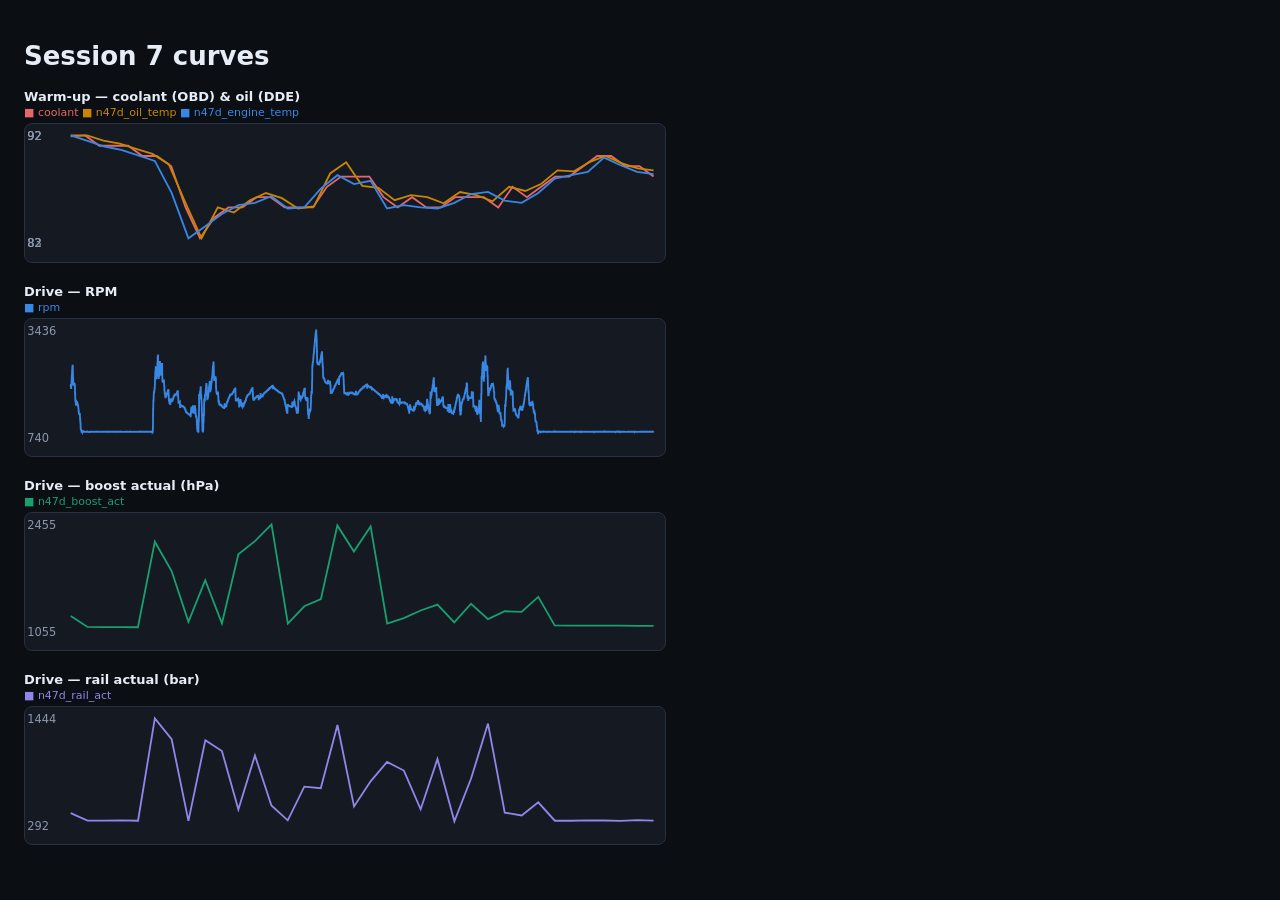
<file: drive-sessions/20260828T185959Z-session/curves.html>
<!doctype html><html><head><meta charset="utf-8">
<title>Session curves</title><style>
body{background:#0b0e13;color:#e6edf7;font:13px system-ui;padding:16px;max-width:640px}
h3{font-size:13px;margin:18px 0 2px} .legend{font-size:11px;color:#8b97ab;margin-bottom:4px}
svg{background:#141922;border:1px solid #263041;border-radius:8px}
</style></head><body><h1>Session 7 curves</h1><h3>Warm-up — coolant (OBD) & oil (DDE)</h3><div class="legend"><span style="color:#e66767">■ coolant</span>  <span style="color:#c98500">■ n47d_oil_temp</span>  <span style="color:#3987e5">■ n47d_engine_temp</span></div><svg viewBox="0 0 560 120" width="100%"><polyline fill="none" stroke="#e66767" stroke-width="1.6" points="40.0,10.0 52.6,10.0 65.1,19.0 77.7,19.0 90.3,19.0 102.8,28.0 115.4,28.0 128.0,37.0 140.5,73.0 153.1,100.0 165.6,82.0 178.0,73.0 190.3,73.0 202.6,64.0 215.0,64.0 227.2,73.0 239.5,73.0 251.9,73.0 264.2,55.0 276.6,46.0 289.0,46.0 301.3,46.0 313.7,64.0 326.1,73.0 338.7,64.0 351.2,73.0 363.8,73.0 376.4,64.0 388.9,64.0 401.5,64.0 414.1,73.0 426.6,55.0 439.2,64.0 451.6,55.0 463.9,46.0 476.2,46.0 488.5,37.0 500.7,28.0 513.0,28.0 525.3,37.0 537.7,37.0 550.0,46.0"/><text x="2" y="14" fill="#8b97ab" font-size="10">92</text><text x="2" y="108" fill="#8b97ab" font-size="10">82</text><polyline fill="none" stroke="#c98500" stroke-width="1.6" points="40.0,10.9 54.3,10.0 68.6,14.5 82.9,17.2 97.2,21.7 111.5,26.2 125.8,35.2 140.2,68.5 154.5,100.0 168.7,73.0 182.7,77.5 196.8,66.7 210.8,60.4 224.8,64.9 238.8,73.9 252.9,72.1 267.0,43.3 281.0,33.4 295.1,54.1 309.2,55.9 323.4,66.7 337.7,62.2 352.0,64.0 366.3,69.4 380.6,59.5 394.9,62.2 409.2,67.6 423.6,55.0 437.8,58.6 451.9,52.3 465.9,40.6 480.0,41.5 493.9,33.4 507.9,28.0 521.9,34.3 536.0,38.8 550.0,40.6"/><text x="2" y="14" fill="#8b97ab" font-size="10">92</text><text x="2" y="108" fill="#8b97ab" font-size="10">82</text><polyline fill="none" stroke="#3987e5" stroke-width="1.6" points="40.0,10.0 54.7,14.8 69.5,19.7 84.2,22.6 98.9,27.4 113.6,32.3 128.3,60.3 143.0,100.0 157.8,89.4 172.3,78.7 186.7,71.0 201.2,69.0 215.6,63.2 229.9,73.9 244.4,72.9 258.8,56.5 273.4,44.8 287.9,52.6 302.4,49.7 316.8,73.9 331.5,71.0 346.2,72.9 361.0,73.9 375.7,69.0 390.4,61.3 405.1,59.4 419.8,67.1 434.6,69.0 449.1,60.3 463.6,47.7 478.0,44.8 492.4,41.9 506.7,29.4 521.1,36.1 535.6,41.9 550.0,43.9"/><text x="2" y="14" fill="#8b97ab" font-size="10">92</text><text x="2" y="108" fill="#8b97ab" font-size="10">83</text></svg>
<h3>Drive — RPM</h3><div class="legend"><span style="color:#3987e5">■ rpm</span></div><svg viewBox="0 0 560 120" width="100%"><polyline fill="none" stroke="#3987e5" stroke-width="1.6" points="40.0,56.8 40.1,60.1 40.2,60.1 40.3,60.4 40.4,60.4 40.6,57.7 40.7,54.7 40.8,54.7 40.9,50.3 41.0,50.3 41.2,45.7 41.3,45.7 41.4,42.6 41.5,42.6 41.6,40.8 41.8,40.8 41.9,46.3 42.0,51.9 42.1,51.9 42.3,57.7 42.5,57.7 42.5,57.5 42.7,57.5 42.8,56.2 42.9,56.2 43.1,56.3 43.2,57.0 43.3,57.0 43.4,57.1 43.5,57.1 43.7,58.8 43.8,65.0 43.9,65.0 44.0,71.3 44.1,71.3 44.3,72.7 44.4,72.7 44.5,75.0 44.6,75.0 44.7,72.9 44.9,72.9 45.0,72.2 45.1,72.4 45.2,72.4 45.3,72.8 45.5,72.8 45.6,73.3 45.7,73.3 45.8,73.8 46.0,73.8 46.2,74.6 46.2,75.6 46.4,75.6 46.5,76.7 46.6,76.7 46.8,78.5 46.9,80.3 47.0,80.3 47.1,82.5 47.2,82.5 47.4,83.3 47.5,83.3 47.6,83.2 47.7,83.2 47.8,83.0 48.0,83.0 48.1,85.6 48.2,87.5 48.3,87.5 48.4,90.5 48.6,90.5 48.7,95.6 48.8,95.6 48.9,96.3 49.0,96.3 49.2,96.8 49.3,97.9 49.4,97.9 49.5,98.8 49.7,98.8 49.9,99.1 49.9,99.0 50.1,99.0 50.2,99.0 50.3,99.0 50.5,98.0 50.6,98.0 50.7,98.4 50.8,98.4 50.9,98.5 51.1,98.5 51.2,98.6 51.3,98.7 51.4,98.7 51.5,98.6 51.7,98.6 51.8,98.7 51.9,98.7 52.0,98.6 52.1,98.6 52.4,98.7 52.5,98.6 52.6,98.7 52.7,98.7 52.8,98.7 53.0,98.7 53.1,98.7 53.2,98.7 53.3,98.7 53.4,98.7 53.6,98.7 53.7,98.6 53.8,98.6 53.9,98.7 54.0,98.7 54.2,98.6 54.3,98.6 54.4,98.7 54.5,98.7 54.7,98.8 54.9,98.8 54.9,98.6 55.1,98.7 55.2,98.7 55.3,98.7 55.5,98.7 55.6,98.7 55.7,98.8 55.8,98.8 55.9,98.8 56.1,98.8 56.2,98.8 56.3,98.8 56.4,99.0 56.5,99.0 56.7,98.9 56.8,98.5 56.9,98.5 57.0,98.5 57.1,98.5 57.3,98.8 57.4,98.8 57.5,98.6 57.6,98.6 57.7,98.5 57.9,98.5 58.0,98.6 58.1,98.7 58.2,98.7 58.4,98.6 58.6,98.6 58.6,98.6 58.8,98.7 58.9,98.7 59.0,98.7 59.2,98.7 59.3,98.7 59.4,98.7 59.5,98.6 59.6,98.6 59.8,98.6 59.9,98.7 60.0,98.7 60.1,98.7 60.2,98.7 60.4,98.7 60.5,98.7 60.6,98.7 60.7,98.7 60.8,98.7 61.0,98.7 61.1,98.7 61.2,98.6 61.3,98.6 61.4,98.7 61.7,98.7 61.7,98.7 61.8,98.7 62.0,98.7 62.1,98.6 62.3,98.6 62.4,98.6 62.5,98.6 62.6,98.7 62.7,98.7 62.9,98.6 63.0,98.7 63.1,98.7 63.2,98.6 63.3,98.6 63.5,98.6 63.6,98.7 63.7,98.7 63.8,98.7 63.9,98.7 64.1,98.6 64.2,98.6 64.3,98.7 64.4,98.7 64.5,98.6 64.8,98.6 64.9,98.7 65.0,98.7 65.1,98.7 65.2,98.7 65.4,98.7 65.5,98.7 65.6,98.7 65.7,98.7 65.8,98.7 66.0,98.7 66.1,98.7 66.2,98.7 66.3,98.7 66.5,98.7 66.7,98.7 66.7,98.6 66.9,98.6 67.0,98.7 67.1,98.7 67.3,98.8 67.4,98.7 67.5,98.7 67.6,98.7 67.7,98.7 67.9,98.7 68.0,98.7 68.1,98.6 68.2,98.6 68.3,98.7 68.5,98.7 68.6,98.6 68.7,98.7 68.8,98.7 68.9,98.6 69.1,98.6 69.2,98.7 69.3,98.7 69.4,98.7 69.5,98.6 69.7,98.6 69.8,98.7 69.9,98.7 70.0,98.6 70.2,98.6 70.4,98.7 70.4,98.7 70.6,98.7 70.7,98.6 70.8,98.6 71.0,98.7 71.1,98.7 71.2,98.6 71.3,98.6 71.4,98.7 71.6,98.7 71.7,98.7 71.8,98.7 71.9,98.7 72.0,98.6 72.2,98.6 72.3,98.7 72.4,98.6 72.5,98.6 72.6,98.8 72.8,98.8 72.9,98.7 73.0,98.7 73.1,98.6 73.2,98.6 73.4,98.7 73.5,98.6 73.6,98.6 73.7,98.7 73.9,98.7 74.1,98.7 74.1,98.7 74.3,98.6 74.4,98.6 74.5,98.7 74.7,98.7 74.8,98.6 74.9,98.7 75.0,98.7 75.1,98.6 75.3,98.6 75.4,98.7 75.5,98.7 75.6,98.7 75.7,98.7 75.9,98.7 76.0,98.8 76.1,98.8 76.2,98.7 76.3,98.7 76.5,98.7 76.6,98.6 76.7,98.6 76.8,98.6 77.0,98.6 77.2,98.7 77.3,98.7 77.4,98.7 77.5,98.7 77.6,98.7 77.8,98.6 77.9,98.7 78.0,98.7 78.1,98.7 78.3,98.7 78.5,98.7 78.5,98.7 78.6,98.5 78.8,98.5 78.9,98.7 79.1,98.7 79.2,98.7 79.3,98.6 79.4,98.6 79.5,98.6 79.7,98.6 79.8,98.7 79.9,98.6 80.0,98.6 80.1,98.7 80.3,98.7 80.4,98.7 80.5,98.7 80.6,98.6 80.7,98.6 80.9,98.7 81.0,98.6 81.1,98.6 81.2,98.6 81.3,98.6 81.5,98.7 81.6,98.7 81.7,98.7 81.8,98.7 81.9,98.7 82.2,98.7 82.2,98.7 82.3,98.6 82.5,98.6 82.6,98.7 82.8,98.7 82.9,98.7 83.0,98.7 83.1,98.7 83.2,98.6 83.4,98.6 83.5,98.7 83.6,98.7 83.7,98.7 83.8,98.7 84.0,98.6 84.1,98.6 84.2,98.6 84.3,98.7 84.4,98.7 84.6,98.6 84.7,98.6 84.8,98.7 84.9,98.7 85.0,98.7 85.2,98.7 85.3,98.7 85.4,98.7 85.5,98.7 85.6,98.7 85.9,98.7 85.9,98.7 86.0,98.7 86.2,98.7 86.3,98.7 86.5,98.7 86.6,98.7 86.7,98.7 86.8,98.7 86.9,98.7 87.1,98.7 87.2,98.6 87.3,98.6 87.4,98.7 87.5,98.7 87.7,98.6 87.8,98.6 87.9,98.7 88.0,98.7 88.1,98.7 88.3,98.7 88.4,98.7 88.5,98.7 88.6,98.7 88.7,98.7 88.9,98.7 89.0,98.6 89.1,98.7 89.2,98.7 89.3,98.6 89.6,98.6 89.7,98.7 89.8,98.6 89.9,98.6 90.0,98.7 90.2,98.7 90.3,98.7 90.4,98.7 90.5,98.7 90.6,98.7 90.9,98.6 90.9,98.7 91.0,98.7 91.2,98.6 91.3,98.6 91.5,98.7 91.5,98.7 91.7,98.7 91.8,98.7 91.9,98.7 92.1,98.5 92.2,98.5 92.3,98.6 92.4,98.6 92.5,98.7 92.7,98.7 92.8,98.7 92.9,98.7 93.0,98.7 93.1,98.7 93.3,98.7 93.4,98.6 93.5,98.6 93.6,98.7 93.7,98.7 93.9,98.7 94.0,98.7 94.1,98.7 94.2,98.7 94.3,98.7 94.6,98.7 94.6,98.7 94.7,98.7 94.9,98.7 95.0,98.7 95.2,98.7 95.3,98.7 95.4,98.7 95.5,98.7 95.6,98.6 95.8,98.6 95.9,98.7 96.0,98.7 96.1,98.7 96.2,98.7 96.4,98.7 96.5,98.7 96.6,98.7 96.7,98.7 96.8,98.7 97.0,98.7 97.1,98.6 97.2,98.6 97.3,98.7 97.4,98.7 97.6,98.7 97.7,98.8 97.8,98.8 97.9,98.7 98.0,98.7 98.3,98.7 98.3,98.7 98.4,98.6 98.6,98.6 98.7,98.8 98.9,98.8 98.9,98.7 99.1,98.7 99.2,98.7 99.3,98.7 99.5,98.7 99.6,98.7 99.7,98.7 99.8,98.7 99.9,98.7 100.1,98.6 100.2,98.7 100.3,98.7 100.4,98.7 100.5,98.7 100.7,98.6 100.8,98.7 100.9,98.7 101.0,98.7 101.1,98.7 101.3,98.6 101.4,98.6 101.5,98.7 101.6,98.7 101.7,98.6 102.0,98.6 102.1,98.7 102.2,98.7 102.3,98.7 102.4,98.6 102.6,98.6 102.7,98.7 102.8,98.6 102.9,98.6 103.0,98.6 103.3,98.6 103.3,98.7 103.4,98.7 103.6,98.7 103.7,98.6 103.9,98.6 103.9,98.7 104.1,98.7 104.2,98.6 104.3,98.6 104.5,98.7 104.6,98.6 104.7,98.6 104.8,98.7 104.9,98.7 105.1,98.7 105.2,98.7 105.3,98.6 105.4,98.6 105.5,98.7 105.7,98.7 105.8,98.7 105.9,98.7 106.0,98.7 106.1,98.7 106.3,98.7 106.4,98.6 106.5,98.7 106.6,98.7 106.7,98.7 107.0,98.7 107.0,98.6 107.1,98.6 107.3,98.7 107.4,98.7 107.6,98.7 107.6,98.6 107.8,98.6 107.9,98.7 108.0,98.7 108.2,98.7 108.3,98.7 108.4,98.7 108.5,98.7 108.6,98.7 108.8,98.7 108.9,98.7 109.0,98.6 109.1,98.6 109.2,98.7 109.4,98.7 109.5,98.7 109.6,98.6 109.7,98.6 109.8,98.7 110.0,98.7 110.1,98.7 110.2,98.7 110.3,98.7 110.4,98.7 110.7,98.7 110.7,98.6 110.8,98.6 110.9,98.7 111.1,98.7 111.3,98.8 111.3,98.8 111.5,99.6 111.6,99.6 111.7,97.9 111.9,97.9 112.0,92.5 112.1,78.7 112.2,78.7 112.3,71.3 112.5,71.3 112.6,67.1 112.7,64.9 112.8,64.9 112.9,63.7 113.1,63.7 113.2,62.2 113.3,62.2 113.4,60.6 113.5,60.6 113.7,57.0 113.8,51.5 113.9,51.5 114.0,46.6 114.2,46.6 114.4,41.3 114.5,44.8 114.6,44.8 114.7,49.7 114.8,49.7 115.0,52.8 115.1,51.1 115.2,51.1 115.3,49.7 115.5,49.7 115.7,43.3 115.7,43.3 115.9,38.5 116.0,38.5 116.1,33.4 116.3,33.4 116.4,31.0 116.5,39.8 116.6,39.8 116.7,48.9 116.9,48.9 117.0,51.6 117.1,51.6 117.2,49.8 117.3,49.8 117.5,46.4 117.6,42.4 117.7,42.4 117.8,39.5 117.9,39.5 118.1,36.7 118.2,42.7 118.3,42.7 118.4,48.8 118.5,48.8 118.7,47.3 118.8,47.3 118.9,45.4 119.0,45.4 119.2,42.8 119.4,42.8 119.5,41.4 119.6,39.2 119.7,39.2 119.8,39.4 120.0,39.4 120.1,47.7 120.2,53.8 120.3,53.8 120.4,54.3 120.6,54.3 120.7,54.9 120.8,54.9 120.9,55.2 121.0,55.2 121.2,53.1 121.3,53.5 121.4,53.5 121.5,54.1 121.6,54.1 121.8,58.3 121.9,58.3 122.0,62.4 122.1,62.4 122.2,64.9 122.5,64.9 122.5,65.2 122.6,67.1 122.8,67.1 122.9,68.6 123.1,68.6 123.2,68.3 123.3,67.8 123.4,67.8 123.5,67.2 123.7,67.2 123.8,66.6 123.9,66.6 124.0,65.9 124.1,65.9 124.3,65.2 124.4,64.4 124.5,64.4 124.6,63.8 124.7,63.8 124.9,63.3 125.0,63.3 125.1,62.5 125.2,62.5 125.3,62.0 125.5,62.0 125.6,62.3 125.7,67.0 125.8,67.0 125.9,71.2 126.2,71.2 126.2,72.1 126.3,73.4 126.5,73.4 126.6,72.9 126.8,72.9 126.9,73.8 127.0,74.4 127.1,74.4 127.2,72.5 127.5,72.5 127.5,70.4 127.6,70.4 127.8,70.2 127.9,70.2 128.1,72.8 128.1,72.1 128.3,72.1 128.4,72.0 128.5,72.0 128.7,71.6 128.8,71.1 128.9,71.1 129.0,71.3 129.1,71.3 129.3,70.6 129.4,70.6 129.5,69.9 129.6,69.9 129.7,68.9 129.9,68.9 130.0,68.1 130.1,67.8 130.2,67.8 130.3,67.3 130.5,67.3 130.6,66.8 130.7,66.8 130.8,66.4 130.9,66.4 131.2,66.3 131.2,65.9 131.3,65.9 131.5,66.2 131.6,66.2 131.8,66.4 131.8,66.2 132.0,66.2 132.1,65.8 132.2,65.8 132.4,65.5 132.5,65.5 132.6,65.3 132.7,65.3 132.8,64.8 133.0,64.8 133.1,64.7 133.2,63.8 133.3,63.8 133.4,63.2 133.6,63.2 133.7,63.1 133.8,63.1 133.9,66.8 134.0,66.8 134.2,71.1 134.3,73.4 134.4,73.4 134.5,73.4 134.6,73.4 134.9,72.9 134.9,72.8 135.0,72.8 135.2,72.4 135.3,72.4 135.5,72.2 135.5,72.2 135.7,77.1 135.8,77.1 135.9,75.1 136.1,75.1 136.2,75.3 136.3,76.6 136.4,76.6 136.5,75.7 136.7,75.7 136.8,75.8 136.9,75.8 137.0,75.8 137.1,75.8 137.3,75.9 137.4,76.0 137.5,76.0 137.6,76.0 137.7,76.0 137.9,76.2 138.0,76.5 138.1,76.5 138.2,76.7 138.3,76.7 138.6,76.6 138.6,76.6 138.7,76.9 138.9,76.9 139.0,77.1 139.2,77.1 139.3,77.3 139.4,77.6 139.5,77.6 139.6,77.9 139.8,77.9 139.9,78.3 140.0,78.8 140.1,78.8 140.3,79.6 140.5,79.6 140.5,80.0 140.7,80.7 140.8,80.7 140.9,81.2 141.1,81.2 141.2,81.6 141.3,81.6 141.4,81.8 141.5,81.8 141.7,82.0 141.8,82.0 141.9,82.0 142.0,82.2 142.1,82.2 142.3,82.6 142.4,82.6 142.5,82.8 142.6,82.8 142.7,83.0 142.9,83.0 143.0,83.1 143.1,83.2 143.2,83.2 143.3,83.3 143.5,83.3 143.6,83.4 143.7,83.6 143.8,83.6 144.0,83.7 144.2,83.7 144.2,83.8 144.4,83.8 144.5,84.1 144.6,84.1 144.8,84.8 144.9,85.1 145.0,85.1 145.1,81.9 145.2,81.9 145.4,78.5 145.5,78.5 145.6,77.4 145.7,77.4 145.8,77.5 146.0,77.5 146.1,78.0 146.2,78.7 146.3,78.7 146.4,79.3 146.6,79.3 146.7,80.5 146.8,80.3 146.9,80.3 147.0,76.2 147.2,76.2 147.3,77.1 147.4,77.1 147.5,79.1 147.7,79.1 147.9,80.6 147.9,82.2 148.1,82.2 148.2,80.4 148.3,80.4 148.5,76.9 148.6,76.9 148.7,76.2 148.8,76.2 148.9,78.7 149.1,78.7 149.2,80.6 149.3,83.1 149.4,83.1 149.5,85.0 149.7,85.0 149.8,85.3 149.9,85.3 150.0,85.3 150.1,87.1 150.3,87.1 150.4,91.8 150.5,91.8 150.6,95.7 150.7,95.7 151.0,97.9 151.0,98.0 151.1,98.0 151.3,98.1 151.4,98.1 151.6,98.7 151.7,98.6 151.8,98.6 151.9,89.3 152.1,89.3 152.3,77.7 152.3,66.5 152.4,66.5 152.6,69.6 152.7,69.6 152.9,67.5 153.0,67.5 153.1,64.4 153.2,64.4 153.3,63.2 153.5,63.2 153.6,60.4 153.7,59.7 153.8,59.7 153.9,67.0 154.1,67.0 154.2,67.8 154.3,67.8 154.4,72.2 154.5,72.2 154.7,77.7 154.8,83.5 154.9,83.5 155.0,89.8 155.1,89.8 155.3,98.5 155.4,96.9 155.5,96.9 155.6,98.5 155.8,98.5 156.0,96.6 156.0,96.6 156.1,89.6 156.3,89.6 156.4,84.1 156.6,84.1 156.7,76.2 156.8,70.7 156.9,70.7 157.0,69.9 157.2,69.9 157.3,71.3 157.4,71.3 157.5,66.9 157.6,66.9 157.8,66.6 157.9,65.4 158.0,65.4 158.1,63.2 158.2,63.2 158.4,60.5 158.5,58.2 158.6,58.2 158.7,56.8 158.8,56.8 159.0,60.0 159.1,60.0 159.2,66.1 159.3,66.1 159.5,70.3 159.7,70.3 159.7,70.5 159.8,68.9 160.0,68.9 160.1,67.7 160.3,67.7 160.4,65.9 160.5,65.9 160.6,63.7 160.7,63.7 160.9,62.3 161.0,59.8 161.1,59.8 161.2,58.2 161.3,58.2 161.5,56.1 161.6,54.8 161.7,54.8 161.8,59.5 161.9,59.5 162.1,63.2 162.2,63.2 162.3,62.5 162.4,62.5 162.5,61.0 162.7,61.0 162.8,59.1 162.9,57.4 163.0,57.4 163.2,55.3 163.4,55.3 163.4,52.9 163.5,52.9 163.7,50.6 163.8,50.6 164.0,48.5 164.1,46.2 164.2,43.9 164.3,43.9 164.4,42.0 164.6,42.0 164.7,39.8 164.8,39.8 164.9,37.9 165.0,37.9 165.2,42.1 165.3,50.3 165.4,50.3 165.5,53.4 165.6,53.4 165.9,52.8 165.9,52.8 166.0,52.1 166.1,52.1 166.3,51.9 166.5,51.9 166.5,51.1 166.6,50.8 166.8,50.8 166.9,52.6 167.1,52.6 167.1,59.5 167.2,59.5 167.4,63.6 167.5,63.6 167.7,63.9 167.8,65.2 167.9,65.2 168.0,65.7 168.1,65.7 168.3,65.3 168.4,65.3 168.5,65.5 168.6,65.5 168.7,64.3 168.9,64.3 169.0,65.2 169.1,68.2 169.2,68.2 169.3,72.2 169.5,72.2 169.6,72.0 169.7,72.0 169.8,73.8 169.9,73.8 170.1,74.4 170.2,74.9 170.3,74.9 170.4,74.5 170.5,74.5 170.7,75.6 170.8,75.6 170.9,74.9 171.0,74.9 171.1,75.0 171.3,75.0 171.4,75.0 171.5,75.2 171.6,75.2 171.7,75.3 171.9,75.3 172.0,75.6 172.1,75.6 172.2,75.9 172.3,75.9 172.5,76.3 172.6,76.8 172.7,76.8 172.8,76.9 172.9,76.9 173.1,77.2 173.2,77.2 173.3,77.3 173.4,77.3 173.5,77.4 173.7,77.4 173.8,77.5 173.9,77.7 174.0,77.7 174.1,77.9 174.3,77.9 174.4,77.3 174.5,77.3 174.6,74.5 174.8,74.5 175.0,74.9 175.0,77.0 175.1,77.0 175.2,76.9 175.4,76.9 175.6,76.7 175.6,76.7 175.7,76.4 175.9,76.4 176.0,76.1 176.2,76.1 176.3,75.1 176.4,74.1 176.5,74.1 176.6,73.2 176.8,73.2 176.9,72.8 177.0,72.4 177.1,72.4 177.2,72.0 177.4,72.0 177.5,71.2 177.6,71.2 177.7,70.8 177.8,70.8 178.0,70.1 178.1,69.2 178.2,69.2 178.3,69.3 178.5,69.3 178.7,68.5 178.7,68.5 178.8,68.1 178.9,68.1 179.1,67.5 179.3,67.5 179.3,67.0 179.4,66.4 179.6,66.4 179.7,66.1 179.9,66.1 179.9,66.0 180.1,66.0 180.2,65.9 180.3,65.9 180.5,66.0 180.5,65.9 180.7,65.9 180.8,65.7 180.9,65.7 181.1,65.6 181.2,65.6 181.3,65.3 181.4,65.3 181.5,65.0 181.7,65.0 181.8,64.6 181.9,64.2 182.0,64.2 182.1,63.9 182.3,63.9 182.4,63.6 182.5,63.6 182.6,63.1 182.7,63.1 182.9,62.8 183.0,62.3 183.1,62.3 183.2,61.8 183.3,61.8 183.5,61.1 183.6,61.1 183.7,60.9 183.8,60.9 183.9,60.8 184.1,60.8 184.2,65.4 184.3,69.1 184.4,69.1 184.5,71.3 184.7,71.3 184.8,71.4 184.9,71.4 185.0,71.2 185.1,71.2 185.3,71.0 185.4,70.7 185.5,70.7 185.6,70.6 185.7,70.6 185.9,70.4 186.0,70.4 186.1,70.3 186.2,70.3 186.3,69.9 186.5,69.9 186.6,69.8 186.7,72.2 186.8,72.2 186.9,72.3 187.1,72.3 187.2,73.5 187.3,73.5 187.4,76.7 187.5,76.7 187.7,76.4 187.8,73.0 187.9,73.0 188.0,71.0 188.1,71.0 188.4,70.7 188.5,70.7 188.6,70.7 188.7,71.7 188.8,71.7 189.0,72.8 189.1,74.0 189.2,74.0 189.3,75.0 189.4,75.0 189.6,75.8 189.7,75.8 189.8,76.4 189.9,76.4 190.0,76.7 190.2,76.7 190.3,76.9 190.4,76.4 190.5,76.4 190.6,74.2 190.8,74.2 190.9,73.8 191.0,73.8 191.1,76.4 191.2,76.4 191.4,75.6 191.5,74.5 191.6,74.5 191.7,73.7 191.8,73.7 192.0,73.7 192.1,73.7 192.2,72.9 192.3,72.9 192.4,72.3 192.6,72.3 192.7,72.3 192.8,71.6 192.9,71.6 193.1,71.2 193.3,71.2 193.3,70.3 193.4,70.3 193.5,69.3 193.7,69.3 193.9,68.7 193.9,68.3 194.0,68.3 194.2,67.8 194.3,67.8 194.5,67.5 194.5,67.5 194.6,67.0 194.8,67.0 194.9,66.6 195.1,66.6 195.1,66.6 195.3,66.2 195.4,66.2 195.5,66.0 195.7,66.0 195.8,65.7 195.9,65.7 196.0,65.9 196.1,65.9 196.3,65.7 196.4,65.5 196.5,65.5 196.6,65.2 196.7,65.2 196.9,64.5 197.0,64.5 197.1,64.0 197.2,64.0 197.3,63.5 197.5,63.5 197.6,63.2 197.7,62.7 197.8,62.7 197.9,62.1 198.1,62.1 198.2,61.7 198.3,61.7 198.4,61.7 198.5,61.7 198.7,60.9 198.8,60.6 198.9,60.6 199.0,60.4 199.1,60.4 199.3,63.8 199.4,63.8 199.5,67.8 199.6,67.8 199.7,70.2 199.9,70.2 200.0,70.7 200.1,70.7 200.2,70.7 200.3,70.7 200.6,70.7 200.7,70.3 200.8,69.7 200.9,69.7 201.0,69.5 201.2,69.5 201.3,69.4 201.4,69.4 201.5,69.1 201.6,69.1 201.8,68.9 201.9,68.6 202.0,68.6 202.1,68.7 202.2,68.7 202.4,68.3 202.5,68.3 202.6,67.9 202.7,67.9 202.8,67.9 203.0,67.9 203.1,67.5 203.2,67.3 203.3,67.3 203.4,67.3 203.6,67.3 203.7,67.2 203.8,67.2 203.9,67.1 204.0,67.1 204.2,67.5 204.3,67.9 204.4,67.9 204.5,70.3 204.6,70.3 204.8,68.2 204.9,68.2 205.0,69.1 205.1,69.1 205.2,68.9 205.4,68.9 205.5,68.9 205.6,69.1 205.7,69.1 205.8,68.6 206.0,68.6 206.1,65.6 206.2,65.6 206.3,67.1 206.4,67.1 206.6,68.2 206.7,68.2 206.8,68.2 206.9,67.9 207.0,67.9 207.2,67.9 207.3,67.9 207.4,67.9 207.5,67.9 207.7,67.6 207.9,67.6 207.9,67.1 208.0,66.7 208.1,66.7 208.3,66.4 208.5,66.4 208.5,66.1 208.6,66.1 208.8,65.7 208.9,65.7 209.1,65.3 209.1,65.0 209.2,65.0 209.4,64.8 209.5,64.8 209.7,64.5 209.7,64.5 209.9,64.3 210.0,64.3 210.1,64.3 210.3,64.3 210.3,64.0 210.5,63.9 210.6,63.9 210.7,63.6 210.9,63.6 211.0,63.6 211.1,63.6 211.2,63.3 211.3,63.3 211.5,63.3 211.6,63.0 211.7,63.0 211.8,62.8 211.9,62.8 212.1,62.5 212.2,62.5 212.3,62.3 212.4,62.3 212.5,62.2 212.8,62.2 212.8,61.8 212.9,61.4 213.1,61.4 213.2,61.4 213.4,61.4 213.4,61.3 213.6,61.1 213.7,61.1 213.8,60.9 214.0,60.9 214.0,60.4 214.2,60.4 214.3,60.3 214.4,60.3 214.6,60.3 214.7,60.1 214.8,60.1 214.9,60.1 215.0,60.1 215.2,59.4 215.3,59.4 215.4,59.5 215.5,59.5 215.6,59.4 215.8,59.4 215.9,59.3 216.0,58.7 216.1,58.7 216.2,58.9 216.4,58.9 216.5,58.7 216.6,58.7 216.7,58.4 216.8,58.4 217.0,61.5 217.1,59.4 217.2,59.4 217.3,59.7 217.4,59.7 217.6,59.8 217.7,59.8 217.8,60.0 217.9,60.0 218.0,60.3 218.2,60.3 218.3,60.3 218.4,60.9 218.5,60.9 218.6,61.1 218.8,61.1 218.9,61.3 219.0,61.3 219.1,61.5 219.2,61.5 219.4,61.6 219.5,61.6 219.6,61.8 219.7,61.8 219.8,62.0 220.0,62.0 220.0,62.1 220.1,62.1 220.3,62.1 220.4,62.4 220.5,62.4 220.6,62.6 220.7,62.6 220.8,62.8 220.9,62.8 221.1,63.0 221.2,63.0 221.3,63.2 221.4,63.2 221.5,63.3 221.7,63.3 221.8,63.5 221.9,63.7 222.0,63.7 222.1,63.9 222.3,63.9 222.4,64.2 222.5,64.2 222.6,64.2 222.7,64.2 222.9,64.4 223.0,64.4 223.1,64.4 223.2,64.4 223.3,64.5 223.5,64.5 223.6,64.7 223.7,64.8 223.8,64.8 223.9,64.9 224.1,64.9 224.2,65.0 224.3,65.0 224.4,65.2 224.5,65.2 224.8,65.5 224.9,65.4 225.0,65.8 225.1,65.8 225.2,66.1 225.4,66.1 225.5,66.7 225.6,66.7 225.7,67.5 225.8,67.5 226.0,67.8 226.1,68.4 226.2,68.4 226.3,69.0 226.4,69.0 226.6,69.9 226.7,69.9 226.8,70.3 226.9,70.3 227.0,70.9 227.2,70.9 227.3,72.2 227.4,73.0 227.5,73.0 227.6,74.2 227.8,74.2 227.9,75.2 228.0,75.2 228.1,76.3 228.2,76.3 228.4,77.2 228.5,78.4 228.6,78.4 228.7,79.7 228.8,79.7 229.0,80.6 229.1,80.6 229.2,81.6 229.3,81.6 229.4,82.0 229.6,82.0 229.7,78.8 229.8,75.1 229.9,75.1 230.0,75.2 230.2,75.2 230.3,75.5 230.4,75.5 230.5,75.8 230.7,75.8 230.9,76.0 230.9,76.0 231.0,76.0 231.1,76.1 231.3,76.1 231.5,76.1 231.5,76.1 231.6,76.2 231.8,76.2 231.9,76.3 232.1,76.3 232.1,76.4 232.2,76.7 232.4,76.7 232.5,76.5 232.7,76.5 232.7,76.7 232.9,76.7 233.0,76.8 233.1,76.8 233.3,76.9 233.3,77.1 233.5,77.1 233.6,76.4 233.7,76.4 233.9,72.9 234.0,72.9 234.1,76.0 234.2,76.0 234.3,76.1 234.5,76.1 234.6,75.0 234.7,73.5 234.8,73.5 234.9,73.2 235.1,73.2 235.2,73.4 235.3,73.4 235.4,72.3 235.5,72.3 235.7,71.8 235.8,72.5 235.9,72.5 236.0,74.0 236.1,74.0 236.3,75.7 236.4,75.7 236.5,76.0 236.6,76.0 236.7,76.7 237.0,76.7 237.0,76.6 237.2,78.2 237.3,78.2 237.4,79.7 237.6,79.7 237.7,81.4 237.8,82.1 237.9,82.1 238.0,78.2 238.2,78.2 238.3,79.5 238.4,79.5 238.5,81.4 238.6,81.4 238.8,82.6 238.9,79.4 239.0,79.4 239.1,70.8 239.2,70.8 239.4,64.3 239.5,64.3 239.6,65.6 239.7,65.6 239.8,66.6 240.0,66.6 240.1,66.9 240.2,67.9 240.3,67.9 240.4,68.7 240.6,68.7 240.7,69.6 240.8,69.6 240.9,70.0 241.0,70.0 241.2,70.6 241.3,70.2 241.4,70.2 241.5,67.8 241.6,67.8 241.8,69.0 241.9,69.0 242.0,69.0 242.1,69.0 242.2,68.7 242.4,68.7 242.5,68.7 242.6,67.8 242.7,67.8 242.9,67.5 243.1,67.5 243.1,66.7 243.2,66.7 243.3,65.0 243.5,65.0 243.7,65.1 243.7,64.2 243.8,64.2 244.0,63.1 244.1,63.1 244.3,61.8 244.3,61.8 244.4,61.2 244.6,61.2 244.7,60.9 244.9,60.9 244.9,64.2 245.1,67.6 245.2,67.6 245.3,69.0 245.5,69.0 245.5,69.5 245.7,69.5 245.8,70.1 245.9,70.1 246.1,69.9 246.2,71.2 246.3,71.2 246.4,70.2 246.5,70.2 246.7,69.2 246.8,69.2 246.9,69.1 247.0,69.1 247.1,70.0 247.3,70.0 247.4,77.1 247.5,80.2 247.6,80.2 247.7,82.9 247.9,82.9 248.0,83.8 248.1,83.8 248.2,86.8 248.3,86.8 248.5,83.7 248.6,83.3 248.7,83.3 248.8,81.3 248.9,81.3 249.2,78.3 249.3,81.0 249.4,81.0 249.5,80.3 249.6,80.3 249.8,80.0 249.9,78.8 250.0,78.8 250.1,73.8 250.2,73.8 250.4,67.3 250.5,67.3 250.6,63.9 250.7,63.9 250.8,64.9 251.0,64.9 251.1,63.1 251.2,54.5 251.3,54.5 251.4,41.1 251.6,41.1 251.7,38.7 251.8,38.7 251.9,37.7 252.0,37.7 252.2,36.0 252.3,33.9 252.4,33.9 252.5,31.3 252.6,31.3 252.8,28.9 252.9,28.9 253.0,26.1 253.1,26.1 253.2,23.8 253.4,23.8 253.5,21.7 253.6,19.6 253.7,19.6 253.8,17.2 254.0,17.2 254.1,14.8 254.2,14.8 254.3,12.3 254.4,12.3 254.6,10.7 254.7,10.0 254.8,10.0 254.9,13.6 255.0,13.6 255.2,18.6 255.3,18.6 255.4,28.1 255.5,28.1 255.6,37.7 255.8,37.7 255.9,37.9 256.0,39.4 256.1,39.4 256.3,39.2 256.5,39.2 256.5,39.4 256.6,39.4 256.7,39.6 256.9,39.6 257.1,39.3 257.1,39.7 257.2,39.7 257.4,39.8 257.5,39.8 257.7,37.5 257.7,37.5 257.9,36.9 258.0,36.9 258.1,37.8 258.3,37.8 258.4,37.5 258.5,35.8 258.6,35.8 258.7,34.4 258.9,34.4 259.0,32.8 259.1,32.8 259.2,31.7 259.3,31.7 259.5,30.8 259.6,29.4 259.7,29.4 259.8,29.0 259.9,29.0 260.1,34.0 260.2,34.0 260.3,38.7 260.4,38.7 260.5,41.9 260.7,41.9 260.8,49.0 260.9,50.7 261.0,50.7 261.1,51.7 261.4,51.7 261.4,51.9 261.6,52.1 261.7,52.1 261.8,52.7 262.0,52.7 262.1,53.5 262.2,53.5 262.3,54.1 262.4,54.1 262.6,54.8 262.7,54.9 262.8,54.9 262.9,55.5 263.0,55.5 263.2,55.5 263.3,55.5 263.4,55.9 263.5,55.9 263.6,55.9 263.8,55.9 263.9,56.1 264.0,56.2 264.1,56.2 264.2,56.3 264.4,56.3 264.5,56.5 264.6,56.5 264.7,56.5 264.8,56.5 265.0,55.8 265.1,54.0 265.2,54.0 265.3,56.2 265.4,56.2 265.6,56.3 265.7,56.3 265.8,56.3 265.9,56.3 266.0,55.8 266.2,55.8 266.3,54.4 266.4,55.3 266.5,55.3 266.6,54.8 266.8,54.8 266.9,54.9 267.0,54.9 267.1,57.8 267.3,57.8 267.4,62.0 267.5,64.8 267.6,64.8 267.7,63.6 267.9,63.6 268.1,63.6 268.1,63.6 268.2,63.6 268.4,63.6 268.5,64.3 268.7,64.3 268.7,63.9 268.8,63.4 269.0,63.4 269.1,63.0 269.3,63.0 269.3,62.4 269.5,62.4 269.6,62.0 269.7,62.0 269.9,61.7 269.9,61.4 270.1,61.4 270.2,60.9 270.3,60.9 270.5,60.5 270.6,60.5 270.7,59.7 270.8,59.7 270.9,59.0 271.1,59.0 271.2,58.9 271.3,58.4 271.4,58.4 271.5,57.9 271.7,57.9 271.8,57.3 271.9,57.3 272.0,56.9 272.1,56.9 272.3,56.5 272.4,56.0 272.5,56.0 272.6,55.4 272.7,55.4 272.9,55.2 273.0,55.2 273.1,54.5 273.2,54.5 273.3,54.1 273.6,54.1 273.6,53.3 273.8,53.3 273.9,52.9 274.0,52.9 274.2,52.3 274.3,52.3 274.4,56.2 274.5,56.2 274.6,56.9 274.8,56.9 274.9,51.7 275.0,50.7 275.1,50.7 275.2,50.7 275.4,50.7 275.5,50.1 275.6,50.1 275.7,49.9 275.8,49.9 276.0,49.2 276.1,49.1 276.2,49.1 276.3,48.4 276.4,48.4 276.6,48.2 276.7,48.2 276.8,47.8 276.9,47.8 277.0,47.3 277.2,47.3 277.3,47.3 277.4,47.2 277.5,47.2 277.6,47.1 277.8,47.1 277.9,48.4 278.0,48.4 278.1,48.3 278.2,48.3 278.4,47.8 278.5,48.1 278.6,48.1 278.7,52.5 278.8,52.5 279.0,58.2 279.1,58.2 279.2,62.5 279.3,62.5 279.4,65.1 279.6,65.1 279.7,64.6 279.8,64.6 279.9,64.6 280.1,64.6 280.3,64.6 280.3,64.9 280.4,64.9 280.6,65.2 280.7,65.2 280.9,65.3 280.9,65.5 281.0,65.5 281.2,65.7 281.3,65.7 281.5,65.8 281.6,65.8 281.7,66.1 281.8,66.1 281.9,66.2 282.1,66.2 282.2,65.9 282.3,64.4 282.4,64.4 282.5,65.9 282.7,65.9 282.8,65.6 282.9,65.6 283.0,66.3 283.1,66.3 283.3,66.0 283.4,65.7 283.5,65.7 283.6,65.5 283.7,65.5 283.9,65.1 284.0,65.1 284.1,64.9 284.2,64.9 284.3,64.5 284.5,64.5 284.6,64.4 284.7,64.3 284.8,64.3 284.9,64.5 285.1,64.5 285.2,64.5 285.3,64.5 285.4,64.7 285.5,64.7 285.8,64.6 285.9,64.5 286.0,64.9 286.1,64.9 286.2,64.6 286.4,64.6 286.5,64.7 286.6,64.7 286.7,65.3 286.8,65.3 287.0,64.9 287.1,65.0 287.2,65.0 287.3,65.2 287.4,65.2 287.6,65.5 287.7,65.5 287.8,65.8 287.9,65.8 288.0,65.9 288.2,65.9 288.3,65.8 288.4,66.1 288.5,66.1 288.6,66.2 288.8,66.2 288.9,66.2 289.0,66.2 289.1,66.1 289.2,66.1 289.4,64.7 289.5,63.5 289.6,63.5 289.7,65.1 289.9,65.1 290.1,66.1 290.1,66.1 290.2,66.1 290.3,66.1 290.5,66.0 290.7,66.0 290.7,65.7 290.8,65.4 291.0,65.4 291.1,65.2 291.3,65.2 291.3,64.8 291.5,64.8 291.6,64.6 291.7,64.6 291.9,64.3 291.9,64.0 292.1,64.0 292.2,63.8 292.3,63.8 292.5,63.4 292.6,63.4 292.7,63.0 292.8,63.0 292.9,62.6 293.1,62.6 293.2,62.3 293.3,62.0 293.4,62.0 293.5,62.2 293.7,62.2 293.8,61.9 293.9,61.9 294.0,61.7 294.1,61.7 294.3,61.6 294.4,61.2 294.5,61.2 294.6,60.9 294.7,60.9 294.9,60.9 295.0,60.9 295.1,60.8 295.2,60.8 295.3,60.4 295.5,60.4 295.6,60.3 295.7,59.7 295.8,59.7 295.9,60.0 296.1,60.0 296.2,60.0 296.3,60.0 296.4,59.6 296.5,59.6 296.7,59.2 296.8,59.3 296.9,59.3 297.0,59.1 297.1,59.1 297.3,58.8 297.4,58.8 297.5,58.6 297.6,58.6 297.7,58.4 298.0,58.4 298.1,57.8 298.2,57.8 298.3,57.8 298.4,57.8 298.6,57.7 298.7,57.7 298.8,57.4 298.9,57.4 299.0,57.3 299.2,57.3 299.3,57.3 299.4,60.2 299.5,60.2 299.6,58.2 299.8,58.2 299.9,58.2 300.0,58.2 300.1,58.3 300.2,58.3 300.5,58.5 300.5,58.7 300.6,58.7 300.8,58.9 300.9,58.9 301.1,59.0 301.1,59.0 301.2,59.3 301.4,59.3 301.5,59.3 301.7,59.3 301.7,59.6 301.9,60.1 302.0,60.1 302.1,60.0 302.3,60.0 302.4,59.7 302.5,59.7 302.6,59.5 302.7,59.5 302.9,60.0 303.0,60.0 303.1,60.0 303.2,60.5 303.3,60.5 303.5,61.7 303.6,61.7 303.7,60.6 303.8,60.6 303.9,60.9 304.1,60.9 304.2,61.0 304.3,61.2 304.4,61.2 304.5,61.4 304.7,61.4 304.8,61.6 304.9,61.6 305.0,61.8 305.1,61.8 305.3,62.1 305.4,62.2 305.5,62.2 305.6,62.3 305.7,62.3 305.9,62.5 306.0,62.5 306.1,62.8 306.2,62.8 306.3,63.1 306.5,63.1 306.6,63.2 306.7,63.4 306.8,63.4 306.9,63.5 307.1,63.5 307.2,63.7 307.3,63.7 307.4,63.7 307.5,63.7 307.7,64.0 307.8,64.0 307.9,64.0 308.0,64.4 308.1,64.4 308.3,64.8 308.4,64.8 308.5,64.7 308.6,64.7 308.7,65.0 308.9,65.0 309.0,65.2 309.1,65.4 309.2,65.4 309.4,65.5 309.6,65.5 309.6,65.8 309.7,65.8 309.8,65.8 310.0,65.8 310.2,66.3 310.3,66.3 310.4,66.3 310.5,66.5 310.6,66.5 310.8,66.7 310.9,66.8 311.0,66.8 311.1,67.1 311.2,67.1 311.4,67.2 311.5,67.2 311.6,67.6 311.7,67.6 311.8,68.0 312.0,68.0 312.1,68.5 312.2,68.9 312.3,68.9 312.4,69.0 312.6,69.0 312.7,69.2 312.8,69.2 312.9,68.9 313.1,68.9 313.3,67.3 313.3,66.5 313.4,66.5 313.5,67.9 313.7,67.9 313.9,68.5 313.9,68.5 314.0,68.0 314.2,68.0 314.3,68.5 314.5,68.5 314.5,68.4 314.6,68.1 314.8,68.1 314.9,67.8 315.1,67.8 315.1,67.4 315.3,67.4 315.4,67.0 315.5,67.0 315.7,66.8 315.7,67.1 315.9,67.1 316.0,67.1 316.1,67.1 316.3,66.9 316.4,66.9 316.5,66.8 316.6,66.8 316.7,68.6 316.9,68.6 317.0,67.8 317.1,67.6 317.2,67.6 317.3,67.6 317.5,67.6 317.6,67.8 317.7,67.8 317.8,67.8 317.9,68.0 318.1,68.0 318.2,68.5 318.3,68.5 318.4,68.6 318.5,68.6 318.7,69.2 318.8,69.8 318.9,69.8 319.0,70.4 319.1,70.4 319.3,70.9 319.4,70.9 319.5,71.5 319.6,71.5 319.7,72.1 320.0,72.1 320.0,72.6 320.1,72.8 320.3,72.8 320.4,73.1 320.6,73.1 320.6,73.3 320.8,73.3 320.9,73.1 321.0,73.1 321.2,72.8 321.3,68.5 321.4,68.5 321.5,73.5 321.6,73.5 321.8,73.1 321.9,73.0 322.0,73.0 322.1,72.7 322.2,72.7 322.5,72.0 322.6,70.8 322.7,70.8 322.8,70.1 322.9,70.1 323.1,70.4 323.2,70.4 323.3,70.5 323.4,70.5 323.5,70.1 323.7,70.1 323.8,70.5 323.9,70.5 324.0,70.5 324.1,70.3 324.3,70.3 324.4,70.4 324.5,70.1 324.6,70.1 324.7,70.1 325.0,70.1 325.0,70.0 325.1,70.0 325.3,70.8 325.4,70.8 325.6,72.3 325.6,71.9 325.8,71.9 325.9,72.9 326.0,72.9 326.2,73.1 326.3,73.1 326.4,73.3 326.5,73.3 326.6,73.5 326.8,73.5 326.9,73.9 327.0,74.1 327.1,74.1 327.2,74.1 327.4,74.1 327.5,74.3 327.6,73.5 327.7,73.5 327.8,70.0 328.0,70.0 328.1,74.0 328.2,74.0 328.3,73.6 328.4,73.6 328.7,73.6 328.7,73.3 328.8,73.3 329.0,73.3 329.1,73.3 329.3,73.1 329.3,73.1 329.5,73.3 329.6,73.3 329.7,73.3 329.9,73.3 330.0,73.3 330.1,73.0 330.2,73.0 330.3,72.9 330.5,72.9 330.6,73.0 330.7,73.1 330.8,73.1 330.9,73.2 331.1,73.2 331.2,73.0 331.3,73.0 331.4,73.0 331.5,73.0 331.7,72.9 331.8,73.1 331.9,73.1 332.0,72.9 332.1,72.9 332.4,74.0 332.4,74.0 332.5,73.4 332.7,73.4 332.8,73.8 333.0,73.8 333.0,73.9 333.2,73.8 333.3,73.8 333.4,73.9 333.6,73.9 333.7,74.0 333.8,74.2 333.9,74.2 334.0,74.3 334.2,74.3 334.3,74.6 334.4,74.6 334.5,75.4 334.6,75.4 334.9,76.3 335.0,76.9 335.1,76.9 335.2,77.7 335.3,77.7 335.5,78.6 335.6,79.3 335.7,79.3 335.8,80.1 335.9,80.1 336.1,81.4 336.2,82.0 336.3,82.0 336.4,79.4 336.5,79.4 336.7,75.4 336.8,75.4 336.9,75.5 337.0,75.5 337.1,76.7 337.4,76.7 337.4,78.1 337.5,78.6 337.6,78.6 337.8,78.6 338.0,78.6 338.0,78.9 338.2,78.9 338.3,79.1 338.4,79.1 338.6,79.2 338.7,79.5 338.8,79.5 338.9,79.6 339.0,79.6 339.2,79.8 339.3,80.0 339.4,80.0 339.5,80.1 339.6,80.1 339.8,80.2 339.9,80.2 340.0,80.4 340.1,80.4 340.2,79.2 340.4,79.2 340.5,76.0 340.6,79.5 340.7,79.5 340.9,78.8 341.1,78.8 341.1,77.5 341.2,77.1 341.4,77.1 341.5,76.5 341.7,76.5 341.8,76.3 341.9,76.3 342.0,74.3 342.1,74.3 342.3,74.2 342.4,73.5 342.5,73.5 342.6,73.5 342.7,73.5 342.9,73.9 343.0,73.9 343.1,74.2 343.2,74.2 343.3,72.7 343.5,72.7 343.6,72.9 343.7,72.1 343.8,72.1 343.9,71.6 344.1,71.6 344.2,72.5 344.3,72.5 344.4,72.5 344.6,73.3 344.8,73.3 344.8,74.3 344.9,74.3 345.1,74.3 345.2,74.3 345.4,74.6 345.5,74.3 345.6,74.3 345.7,74.0 345.8,74.0 346.0,73.8 346.1,73.8 346.2,73.9 346.3,73.9 346.4,73.9 346.6,73.9 346.7,74.1 346.8,74.2 346.9,74.2 347.0,74.7 347.3,74.7 347.4,75.1 347.5,75.5 347.6,75.5 347.7,75.7 347.9,75.7 348.0,75.7 348.1,75.7 348.2,75.7 348.3,76.3 348.5,76.3 348.6,76.4 348.7,76.4 348.8,76.8 348.9,76.8 349.1,77.9 349.2,78.6 349.3,78.6 349.4,79.5 349.6,79.5 349.8,80.9 349.8,80.8 349.9,80.8 350.1,76.9 350.2,76.9 350.4,76.7 350.5,76.7 350.6,77.1 350.7,77.1 350.8,78.0 351.0,78.0 351.1,78.8 351.2,79.6 351.3,79.6 351.4,75.5 351.6,75.5 351.7,71.3 351.8,71.3 351.9,70.5 352.0,70.5 352.2,72.2 352.3,73.4 352.4,73.4 352.5,74.8 352.6,74.8 352.8,76.2 352.9,77.8 353.0,77.8 353.1,78.4 353.2,78.4 353.5,79.2 353.5,79.2 353.6,80.8 353.8,80.8 353.9,82.3 354.1,82.3 354.2,83.2 354.3,81.9 354.4,81.9 354.5,74.9 354.7,74.9 354.8,64.3 354.9,64.3 355.0,69.3 355.1,69.3 355.3,67.7 355.4,67.3 355.5,67.3 355.6,66.5 355.7,66.5 355.9,64.7 356.0,63.2 356.1,63.2 356.2,61.9 356.3,61.9 356.6,60.0 356.6,60.0 356.7,58.2 356.9,58.2 357.0,57.0 357.2,57.0 357.2,54.6 357.4,53.2 357.5,53.2 357.6,51.7 357.8,51.7 357.9,57.7 358.0,57.7 358.1,63.1 358.2,63.1 358.4,63.1 358.5,63.3 358.6,63.3 358.7,63.0 358.8,63.0 359.0,62.4 359.1,62.0 359.2,62.0 359.3,61.1 359.4,61.1 359.7,60.6 359.8,60.3 359.9,60.3 360.0,66.2 360.1,66.2 360.3,71.7 360.4,75.0 360.5,75.0 360.6,74.5 360.7,74.5 360.9,75.3 361.0,75.3 361.1,74.7 361.2,74.7 361.4,74.7 361.6,74.7 361.6,74.7 361.7,73.0 361.9,73.0 362.0,70.2 362.2,70.2 362.3,74.3 362.4,74.3 362.5,73.3 362.6,73.3 362.8,72.8 362.9,73.0 363.0,73.0 363.1,73.1 363.2,73.1 363.4,72.6 363.5,71.4 363.6,71.4 363.7,72.3 363.8,72.3 364.0,72.0 364.1,72.0 364.2,71.7 364.3,71.7 364.4,71.3 364.6,71.3 364.7,70.7 364.8,69.6 364.9,69.6 365.1,69.3 365.3,69.3 365.3,68.7 365.4,68.7 365.6,68.5 365.7,68.5 365.9,72.0 366.0,75.3 366.1,75.3 366.2,76.1 366.3,76.1 366.5,76.1 366.6,76.8 366.7,76.8 366.8,77.1 366.9,77.1 367.1,76.4 367.2,76.4 367.3,77.1 367.4,77.1 367.5,76.9 367.7,76.9 367.8,76.6 367.9,77.7 368.0,77.7 368.1,77.4 368.3,77.4 368.4,77.5 368.5,77.5 368.6,77.5 368.8,77.5 369.0,77.7 369.0,77.9 369.2,77.9 369.3,77.8 369.4,77.8 369.6,78.2 369.7,79.2 369.8,79.2 369.9,80.4 370.0,80.4 370.2,80.0 370.3,80.0 370.4,75.1 370.5,75.1 370.6,76.7 370.8,76.7 370.9,78.3 371.0,79.8 371.1,79.8 371.2,81.4 371.4,81.4 371.5,78.6 371.6,78.6 371.7,75.2 371.8,75.2 372.1,75.2 372.2,77.1 372.3,78.6 372.4,78.6 372.5,79.4 372.7,79.4 372.8,80.1 372.9,80.1 373.0,80.9 373.1,80.9 373.3,81.5 373.4,82.3 373.5,82.3 373.6,82.6 373.8,82.6 374.0,82.6 374.0,82.6 374.1,82.6 374.3,82.6 374.4,82.7 374.6,82.7 374.7,82.8 374.8,82.1 374.9,82.1 375.0,80.3 375.2,80.3 375.3,79.6 375.4,81.4 375.5,81.4 375.6,79.5 375.8,79.5 375.9,77.9 376.0,77.9 376.1,78.3 376.2,78.3 376.4,77.1 376.5,76.1 376.6,76.1 376.7,74.7 376.8,74.7 377.0,73.6 377.1,73.6 377.2,72.4 377.3,72.4 377.5,71.7 377.7,71.7 377.7,70.8 377.8,69.5 378.0,69.5 378.1,68.2 378.3,68.2 378.4,67.6 378.5,66.9 378.6,66.9 378.7,66.1 378.9,66.1 379.0,66.2 379.1,66.2 379.2,66.6 379.3,66.6 379.5,67.5 379.6,67.7 379.7,67.7 379.8,67.4 379.9,67.4 380.1,69.6 380.2,69.6 380.3,72.6 380.4,72.6 380.5,79.6 380.7,79.6 380.8,81.9 380.9,83.7 381.0,83.7 381.1,82.8 381.4,82.8 381.4,83.7 381.5,79.7 381.7,79.7 381.8,74.9 382.0,74.9 382.1,73.2 382.2,73.2 382.3,73.4 382.4,73.4 382.6,72.5 382.7,72.1 382.8,72.1 382.9,70.7 383.0,70.7 383.2,70.2 383.3,70.2 383.4,69.7 383.5,69.7 383.6,70.4 383.8,70.4 383.9,69.7 384.0,68.8 384.1,68.8 384.2,67.9 384.5,67.9 384.6,66.9 384.7,65.8 384.8,65.8 384.9,64.8 385.1,64.8 385.2,63.8 385.3,63.1 385.4,63.1 385.5,62.0 385.8,62.0 385.8,61.1 385.9,61.1 386.0,60.3 386.2,60.3 386.4,59.1 386.4,56.3 386.6,56.3 386.7,56.8 386.8,56.8 387.0,63.6 387.1,68.9 387.2,68.9 387.3,67.5 387.4,67.5 387.6,67.5 387.7,67.5 387.8,70.9 387.9,70.9 388.0,68.3 388.2,68.3 388.3,69.1 388.4,69.5 388.5,69.5 388.6,69.0 388.8,69.0 388.9,68.8 389.0,68.8 389.1,68.8 389.2,68.8 389.5,68.9 389.5,68.8 389.6,68.8 389.7,68.9 389.9,68.9 390.1,68.9 390.1,69.0 390.3,69.0 390.4,69.0 390.5,69.0 390.7,68.0 390.8,68.0 390.9,64.1 391.0,64.1 391.1,67.4 391.3,67.4 391.4,67.0 391.5,65.5 391.6,65.5 391.7,65.0 391.9,65.0 392.0,64.9 392.1,70.3 392.2,70.3 392.3,76.6 392.5,76.6 392.6,75.8 392.7,75.8 392.8,76.7 393.0,76.7 393.2,75.8 393.2,76.2 393.3,76.2 393.5,76.6 393.6,76.6 393.8,77.5 393.9,77.5 394.0,78.4 394.1,78.4 394.2,79.6 394.4,79.6 394.5,81.2 394.6,80.7 394.7,80.7 394.8,76.7 395.0,76.7 395.1,78.2 395.2,79.9 395.3,79.9 395.4,81.6 395.6,81.6 395.7,83.1 395.8,83.1 395.9,79.7 396.0,79.7 396.2,77.4 396.3,78.7 396.4,78.7 396.5,80.8 396.7,80.8 396.9,81.9 397.0,81.9 397.1,81.9 397.2,76.3 397.3,76.3 397.5,70.7 397.6,73.5 397.7,73.5 397.8,76.6 398.0,76.6 398.2,79.3 398.2,79.3 398.3,82.8 398.5,82.8 398.6,86.7 398.8,86.7 398.9,90.1 399.0,80.4 399.1,80.4 399.2,65.8 399.4,65.8 399.5,50.5 399.6,50.5 399.7,51.0 399.8,51.0 400.0,46.9 400.1,43.9 400.2,43.9 400.3,40.4 400.4,40.4 400.6,38.0 400.7,38.0 400.8,38.0 400.9,46.4 401.0,46.4 401.2,52.5 401.3,52.5 401.4,54.1 401.5,54.1 401.7,50.3 401.9,50.3 401.9,47.1 402.0,43.7 402.2,43.7 402.3,39.2 402.5,39.2 402.6,36.4 402.7,36.4 402.8,32.8 402.9,32.8 403.1,36.4 403.2,44.6 403.3,44.6 403.4,43.5 403.5,43.5 403.7,41.5 403.8,40.8 403.9,40.8 404.0,42.0 404.1,42.0 404.3,41.4 404.4,41.4 404.5,42.8 404.6,42.8 404.7,50.0 404.9,50.0 405.0,57.6 405.1,62.5 405.2,62.5 405.3,66.7 405.6,66.7 405.6,65.9 405.7,65.9 405.9,64.7 406.0,64.7 406.2,64.3 406.3,62.4 406.4,62.4 406.5,60.7 406.6,60.7 406.8,63.0 406.9,61.7 407.0,61.7 407.1,61.2 407.2,61.2 407.4,60.5 407.5,60.5 407.6,59.9 407.7,59.9 407.8,58.5 408.0,58.5 408.1,58.3 408.2,57.5 408.3,57.5 408.4,56.8 408.6,56.8 408.7,57.2 408.8,57.2 408.9,58.1 409.0,58.1 409.3,56.9 409.4,56.8 409.5,57.7 409.6,57.7 409.7,58.9 409.9,58.9 410.0,60.1 410.1,60.1 410.2,63.2 410.3,63.2 410.6,64.3 410.6,69.2 410.7,69.2 410.9,70.2 411.0,70.2 411.2,70.1 411.3,70.1 411.4,70.7 411.5,70.7 411.6,71.8 411.8,71.8 411.9,72.5 412.0,71.8 412.1,71.8 412.2,73.1 412.4,73.1 412.5,72.8 412.6,73.7 412.7,73.7 412.8,75.1 413.0,75.1 413.1,76.7 413.2,76.7 413.3,78.7 413.4,78.7 413.7,80.6 413.7,80.7 413.8,80.7 413.9,77.2 414.1,77.2 414.3,75.2 414.3,75.2 414.5,76.9 414.6,76.9 414.7,78.4 414.9,78.4 415.0,79.8 415.1,81.9 415.2,81.9 415.3,82.7 415.5,82.7 415.6,83.0 415.7,82.2 415.8,82.2 415.9,82.3 416.1,82.3 416.2,85.0 416.3,85.0 416.4,87.4 416.5,87.4 416.7,89.3 416.8,88.8 416.9,88.8 417.0,88.6 417.1,88.6 417.4,90.8 417.4,90.8 417.5,93.4 417.6,93.4 417.8,93.2 418.0,93.2 418.0,93.1 418.2,92.9 418.3,92.9 418.4,93.4 418.6,93.4 418.7,93.8 418.8,93.6 418.9,93.6 419.0,94.0 419.2,94.0 419.3,93.5 419.4,93.5 419.5,92.8 419.6,92.8 419.8,88.6 419.9,80.0 420.0,80.0 420.1,75.2 420.2,75.2 420.4,76.1 420.5,76.1 420.6,71.6 420.7,71.6 420.9,69.1 421.0,69.1 421.1,64.5 421.2,60.0 421.3,60.0 421.5,57.4 421.7,57.4 421.8,54.1 421.9,49.6 422.0,49.6 422.1,45.5 422.3,45.5 422.4,42.6 422.5,47.8 422.6,47.8 422.8,54.3 423.0,54.3 423.0,60.4 423.2,60.4 423.3,61.2 423.4,61.2 423.6,61.4 423.7,59.1 423.8,59.1 423.9,57.2 424.0,57.2 424.2,55.5 424.3,54.4 424.4,54.4 424.5,56.4 424.6,56.4 424.8,62.0 424.9,62.0 425.0,66.1 425.1,66.1 425.2,64.1 425.4,64.1 425.5,64.1 425.6,63.8 425.7,63.8 425.9,63.7 426.1,63.7 426.1,63.2 426.2,63.3 426.4,63.3 426.5,64.0 426.7,64.0 426.8,69.4 426.9,69.4 427.0,76.2 427.1,76.2 427.3,78.6 427.4,80.3 427.5,80.3 427.6,78.7 427.7,78.7 427.9,78.5 428.0,78.5 428.1,78.4 428.2,78.4 428.3,78.8 428.5,78.8 428.6,79.2 428.7,79.2 428.8,79.2 428.9,80.4 429.1,80.4 429.2,81.3 429.3,82.4 429.4,82.4 429.5,83.4 429.8,83.4 429.8,83.7 429.9,83.7 430.1,84.1 430.2,84.1 430.4,84.4 430.5,84.8 430.6,84.8 430.7,85.0 430.8,85.0 431.0,85.3 431.1,85.3 431.2,85.4 431.3,85.4 431.4,86.3 431.6,86.3 431.7,87.0 431.8,85.9 431.9,85.9 432.0,83.5 432.2,83.5 432.3,80.5 432.4,79.1 432.5,79.1 432.6,79.5 432.8,79.5 432.9,78.8 433.0,78.8 433.1,77.8 433.2,77.8 433.4,76.0 433.5,76.5 433.6,76.5 433.7,77.5 433.9,77.5 434.1,79.6 434.2,78.7 434.3,78.7 434.4,79.1 434.5,79.1 434.7,79.3 434.8,79.3 434.9,79.7 435.0,79.7 435.2,79.0 435.4,79.0 435.4,76.2 435.5,76.8 435.6,76.8 435.8,76.9 436.0,76.9 436.0,74.5 436.1,75.3 436.3,75.3 436.4,73.9 436.6,73.9 436.7,72.1 436.8,72.1 436.9,70.8 437.0,70.8 437.2,68.8 437.3,67.1 437.4,67.1 437.5,66.3 437.6,66.3 437.8,64.7 437.9,64.7 438.0,63.5 438.1,63.5 438.2,61.8 438.4,61.8 438.5,60.4 438.6,59.0 438.7,59.0 438.8,57.4 439.0,57.4 439.1,56.1 439.2,56.1 439.3,54.8 439.4,54.8 439.6,53.8 439.7,52.4 439.8,52.4 439.9,51.6 440.0,51.6 440.2,54.5 440.3,54.5 440.4,62.2 440.5,62.2 440.6,64.0 440.8,64.0 440.9,69.3 441.0,70.8 441.1,70.8 441.2,74.5 441.4,74.5 441.5,74.4 441.6,74.4 441.7,75.4 441.8,75.4 442.0,76.4 442.1,73.6 442.2,73.6 442.3,73.2 442.4,73.2 442.6,75.6 442.7,75.6 442.8,75.4 442.9,75.4 443.0,75.0 443.2,75.0 443.3,74.7 443.4,74.2 443.5,74.2 443.6,73.5 443.8,73.5 443.9,72.4 444.0,72.4 444.1,73.8 444.2,73.8 444.5,75.0 444.5,74.7 444.6,74.7 444.7,78.5 444.9,78.5 445.1,80.1 445.1,80.1 445.2,81.9 445.3,81.9 445.5,80.5 445.7,80.5 445.7,81.3 445.8,82.2 446.0,82.2 446.1,83.2 446.3,83.2 446.4,85.9 446.5,87.9 446.6,87.9 446.7,89.4 446.9,89.4 447.0,89.8 447.1,89.8 447.2,89.8 447.3,89.8 447.5,90.0 447.6,91.6 447.7,91.6 447.8,93.7 447.9,93.7 448.2,95.5 448.2,95.5 448.3,97.8 448.4,97.8 448.6,97.8 448.8,97.8 448.8,98.1 448.9,100.0 449.0,100.0 449.2,98.7 449.4,98.7 449.4,98.5 449.5,98.5 449.7,98.3 449.8,98.3 450.0,98.4 450.0,98.7 450.1,98.7 450.3,98.5 450.4,98.5 450.6,98.7 450.6,98.7 450.8,98.5 450.9,98.5 451.0,98.6 451.2,98.6 451.3,98.9 451.4,98.8 451.5,98.8 451.6,98.7 451.8,98.7 451.9,98.6 452.0,98.6 452.1,98.6 452.2,98.6 452.4,98.7 452.5,98.6 452.6,98.6 452.7,98.8 452.8,98.8 453.0,98.6 453.1,98.6 453.2,98.7 453.3,98.7 453.4,98.7 453.6,98.7 453.7,98.6 453.8,98.8 453.9,98.8 454.0,98.6 454.2,98.6 454.3,98.6 454.4,98.6 454.5,98.7 454.6,98.7 454.8,98.7 454.9,98.8 455.0,98.8 455.1,98.6 455.2,98.6 455.4,98.5 455.5,98.5 455.6,98.7 455.7,98.7 455.8,98.7 456.0,98.7 456.1,98.7 456.2,98.7 456.3,98.7 456.4,98.6 456.6,98.6 456.7,98.7 456.8,98.7 456.9,98.6 457.0,98.6 457.2,98.8 457.3,98.7 457.4,98.7 457.5,98.6 457.6,98.6 457.8,98.6 457.9,98.6 458.0,98.7 458.1,98.7 458.2,98.7 458.5,98.7 458.6,98.6 458.7,98.7 458.8,98.7 458.9,98.6 459.1,98.6 459.2,98.7 459.3,98.7 459.4,98.7 459.5,98.6 459.7,98.6 459.8,98.7 459.9,98.7 460.0,98.7 460.1,98.7 460.3,98.7 460.4,98.7 460.5,98.7 460.6,98.7 460.7,98.7 460.9,98.7 461.0,98.7 461.1,98.7 461.2,98.7 461.3,98.6 461.5,98.6 461.6,98.7 461.7,98.6 461.8,98.6 461.9,98.7 462.1,98.7 462.2,98.6 462.3,98.6 462.4,98.8 462.5,98.8 462.8,98.7 462.8,98.7 462.9,98.7 463.0,98.7 463.2,98.7 463.4,98.7 463.4,98.7 463.5,98.7 463.6,98.7 463.8,98.7 464.0,98.7 464.0,98.6 464.1,98.7 464.3,98.7 464.4,98.8 464.6,98.8 464.6,98.6 464.7,98.6 464.9,98.8 465.0,98.8 465.2,98.6 465.2,98.6 465.4,98.6 465.5,98.7 465.6,98.7 465.8,98.7 465.8,98.7 466.0,98.7 466.1,98.7 466.2,98.6 466.4,98.6 466.5,98.7 466.6,98.7 466.7,98.7 466.8,98.6 467.0,98.6 467.1,98.8 467.2,98.8 467.3,98.6 467.4,98.6 467.6,98.7 467.7,98.7 467.8,98.7 467.9,98.7 468.0,98.7 468.2,98.8 468.3,98.8 468.4,98.6 468.5,98.6 468.6,98.7 468.8,98.7 468.9,98.7 469.0,98.7 469.1,98.7 469.2,98.8 469.4,98.8 469.5,98.6 469.6,98.6 469.7,98.7 469.8,98.7 470.0,98.7 470.1,98.6 470.2,98.6 470.3,98.8 470.4,98.8 470.7,98.6 470.8,98.6 470.9,98.6 471.0,98.7 471.1,98.7 471.3,98.7 471.4,98.7 471.5,98.8 471.6,98.8 471.7,98.6 471.9,98.6 472.0,98.7 472.1,98.7 472.2,98.7 472.3,98.7 472.5,98.7 472.6,98.7 472.7,98.7 472.8,98.6 472.9,98.6 473.1,98.7 473.2,98.7 473.3,98.7 473.4,98.7 473.5,98.7 473.7,98.6 473.8,98.6 473.9,98.7 474.0,98.7 474.1,98.6 474.3,98.6 474.4,98.7 474.5,98.7 474.6,98.7 474.7,98.7 474.9,98.7 475.0,98.7 475.1,98.7 475.2,98.6 475.3,98.6 475.5,98.7 475.6,98.7 475.7,98.7 475.8,98.7 475.9,98.7 476.1,98.7 476.2,98.7 476.3,98.6 476.4,98.6 476.5,98.7 476.7,98.7 476.8,98.6 476.9,98.8 477.0,98.8 477.1,98.6 477.3,98.6 477.4,98.6 477.5,98.6 477.6,98.6 477.8,98.6 478.0,98.7 478.0,98.8 478.1,98.8 478.2,98.6 478.4,98.6 478.6,98.7 478.6,98.7 478.7,98.7 478.9,98.7 479.0,98.7 479.2,98.7 479.2,98.8 479.3,98.6 479.5,98.6 479.6,98.7 479.8,98.7 479.8,98.7 480.0,98.7 480.1,98.7 480.2,98.7 480.4,98.8 480.4,98.6 480.6,98.6 480.7,98.6 480.8,98.6 481.0,98.7 481.1,98.7 481.2,98.7 481.3,98.7 481.4,98.8 481.6,98.8 481.7,98.6 481.8,98.7 481.9,98.7 482.0,98.7 482.2,98.7 482.3,98.7 482.4,98.7 482.5,98.8 482.6,98.8 482.9,98.7 482.9,98.6 483.0,98.6 483.1,98.7 483.3,98.7 483.4,98.7 483.5,98.8 483.6,98.8 483.7,98.6 483.9,98.6 484.1,98.7 484.1,98.7 484.2,98.7 484.3,98.7 484.5,98.6 484.7,98.6 484.7,98.7 484.8,98.5 485.0,98.5 485.1,98.7 485.3,98.7 485.3,98.6 485.4,98.6 485.6,98.7 485.7,98.7 485.9,98.8 485.9,98.7 486.1,98.7 486.2,98.6 486.3,98.6 486.5,98.7 486.5,98.7 486.7,98.6 486.8,98.6 486.9,98.8 487.1,98.8 487.2,98.6 487.3,98.7 487.4,98.7 487.5,98.7 487.7,98.7 487.8,98.7 487.9,98.7 488.0,98.8 488.1,98.8 488.3,98.7 488.4,98.6 488.5,98.6 488.6,98.6 488.7,98.6 488.9,98.7 489.0,98.7 489.1,98.8 489.2,98.8 489.3,98.6 489.5,98.6 489.6,98.6 489.7,98.7 489.8,98.7 489.9,98.7 490.1,98.7 490.2,98.7 490.3,98.7 490.4,98.7 490.5,98.7 490.7,98.6 490.8,98.8 490.9,98.8 491.0,98.7 491.1,98.7 491.3,98.7 491.4,98.7 491.5,98.6 491.6,98.6 491.7,98.7 491.9,98.7 492.0,98.7 492.1,98.7 492.2,98.7 492.3,98.8 492.5,98.8 492.6,98.7 492.7,98.7 492.8,98.6 492.9,98.6 493.1,98.7 493.1,98.7 493.2,98.6 493.3,98.6 493.4,98.8 493.6,98.8 493.7,98.6 493.8,98.6 493.9,98.7 494.0,98.7 494.2,98.7 494.3,98.7 494.4,98.7 494.5,98.7 494.6,98.7 494.9,98.6 494.9,98.6 495.0,98.7 495.1,98.7 495.3,98.6 495.4,98.6 495.5,98.7 495.6,98.8 495.7,98.8 495.8,98.6 496.0,98.6 496.1,98.6 496.2,98.6 496.3,98.7 496.4,98.7 496.6,98.7 496.7,98.8 496.8,98.8 496.9,98.6 497.0,98.6 497.2,98.7 497.3,98.7 497.4,98.7 497.5,98.7 497.6,98.6 497.8,98.6 497.9,98.8 498.0,98.6 498.1,98.6 498.3,98.6 498.5,98.6 498.5,98.7 498.6,98.7 498.7,98.6 498.9,98.6 499.1,98.7 499.1,98.7 499.2,98.7 499.4,98.6 499.5,98.6 499.7,98.7 499.7,98.7 499.8,98.7 500.0,98.7 500.1,98.7 500.3,98.7 500.3,98.7 500.5,98.6 500.6,98.6 500.7,98.8 500.9,98.8 501.0,98.7 501.1,98.7 501.2,98.8 501.3,98.8 501.5,98.7 501.6,98.5 501.7,98.5 501.8,98.8 501.9,98.8 502.1,98.6 502.2,98.6 502.3,98.8 502.4,98.8 502.5,98.6 502.7,98.6 502.8,98.6 502.9,98.7 503.0,98.7 503.1,98.7 503.3,98.7 503.4,98.8 503.5,98.8 503.6,98.6 503.7,98.6 503.9,98.7 504.0,98.7 504.1,98.7 504.2,98.6 504.3,98.6 504.5,98.8 504.6,98.8 504.7,98.5 504.8,98.5 504.9,98.8 505.1,98.8 505.2,98.7 505.3,98.6 505.4,98.6 505.5,98.8 505.7,98.8 505.8,98.6 505.9,98.6 506.0,98.7 506.1,98.7 506.3,98.6 506.4,98.6 506.5,98.6 506.6,98.8 506.7,98.8 507.0,98.5 507.1,98.8 507.2,98.8 507.3,98.6 507.4,98.6 507.6,98.7 507.7,98.7 507.8,98.7 507.9,98.7 508.0,98.6 508.2,98.6 508.3,98.6 508.4,98.7 508.5,98.7 508.6,98.6 508.8,98.6 508.9,98.8 509.0,98.8 509.1,98.7 509.2,98.7 509.4,98.7 509.5,98.7 509.6,98.7 509.7,98.6 509.8,98.6 510.0,98.8 510.1,98.8 510.2,98.6 510.3,98.6 510.4,98.7 510.6,98.7 510.7,98.6 510.8,98.7 510.9,98.7 511.0,98.8 511.2,98.8 511.3,98.6 511.4,98.6 511.5,98.7 511.6,98.7 511.8,98.7 511.9,98.7 512.0,98.7 512.1,98.8 512.2,98.8 512.4,98.6 512.5,98.6 512.6,98.6 512.7,98.6 512.9,98.7 513.1,98.7 513.1,98.6 513.2,98.8 513.3,98.8 513.5,98.6 513.7,98.6 513.7,98.6 513.8,98.6 514.0,98.7 514.1,98.7 514.3,98.7 514.3,98.8 514.4,98.8 514.6,98.7 514.7,98.7 514.9,98.6 514.9,98.6 515.1,98.6 515.2,98.6 515.3,98.8 515.5,98.8 515.5,98.7 515.7,98.7 515.8,98.7 515.9,98.7 516.1,98.7 516.2,98.7 516.3,98.7 516.4,98.6 516.5,98.6 516.7,98.8 516.8,98.6 516.9,98.6 517.0,98.6 517.1,98.6 517.3,98.7 517.4,98.7 517.5,98.7 517.6,98.7 517.7,98.8 517.9,98.8 518.0,98.6 518.1,98.7 518.2,98.7 518.3,98.7 518.5,98.7 518.6,98.6 518.7,98.6 518.8,98.8 518.9,98.8 519.2,98.6 519.2,98.7 519.4,98.7 519.5,98.6 519.6,98.6 519.8,98.8 519.9,98.6 520.0,98.6 520.1,98.6 520.2,98.6 520.4,98.6 520.5,98.6 520.6,98.7 520.7,98.7 520.8,98.7 521.0,98.7 521.1,98.8 521.2,98.5 521.3,98.5 521.4,98.7 521.6,98.7 521.7,98.6 521.8,98.6 521.9,98.7 522.0,98.7 522.2,98.7 522.3,98.6 522.4,98.6 522.5,98.7 522.6,98.7 522.8,98.6 522.9,98.6 523.0,98.7 523.1,98.7 523.2,98.7 523.4,98.7 523.5,98.6 523.6,98.7 523.7,98.7 523.8,98.7 524.0,98.7 524.1,98.7 524.2,98.7 524.3,98.8 524.4,98.8 524.6,98.6 524.7,98.7 524.8,98.7 524.9,98.7 525.0,98.7 525.2,98.7 525.3,98.7 525.4,98.7 525.5,98.7 525.6,98.7 525.8,98.7 525.9,98.7 526.0,98.7 526.1,98.7 526.2,98.7 526.4,98.7 526.5,98.7 526.6,98.7 526.7,98.7 526.8,98.7 527.0,98.7 527.1,98.6 527.2,98.6 527.3,98.7 527.5,98.7 527.7,98.7 527.7,98.7 527.8,98.6 527.9,98.6 528.1,98.7 528.3,98.7 528.3,98.7 528.4,98.7 528.6,98.7 528.7,98.8 528.9,98.8 528.9,98.5 529.0,98.5 529.2,98.7 529.3,98.7 529.5,98.7 529.5,98.7 529.7,98.7 529.8,98.7 529.9,98.7 530.1,98.6 530.1,98.6 530.3,98.6 530.4,98.6 530.5,98.7 530.7,98.7 530.8,98.7 530.9,98.8 531.0,98.8 531.1,98.6 531.4,98.6 531.4,98.6 531.5,98.8 531.6,98.8 531.8,98.6 532.0,98.6 532.0,98.8 532.1,98.8 532.3,98.6 532.4,98.6 532.6,98.6 532.6,98.7 532.7,98.7 532.9,98.7 533.0,98.7 533.2,98.8 533.2,98.8 533.4,98.6 533.5,98.6 533.6,98.5 533.8,98.5 533.8,98.8 534.0,98.6 534.1,98.6 534.2,98.7 534.4,98.7 534.5,98.6 534.6,98.6 534.7,98.7 534.8,98.7 535.0,98.7 535.1,98.8 535.2,98.8 535.3,98.7 535.4,98.7 535.6,98.6 535.7,98.6 535.8,98.7 535.9,98.7 536.0,98.7 536.2,98.7 536.3,98.7 536.4,98.7 536.5,98.7 536.6,98.7 536.8,98.7 536.9,98.7 537.0,98.7 537.1,98.7 537.2,98.7 537.4,98.7 537.5,98.8 537.6,98.8 537.7,98.6 537.8,98.6 538.0,98.6 538.1,98.6 538.2,98.7 538.3,98.7 538.4,98.7 538.6,98.7 538.7,98.7 538.8,98.6 538.9,98.6 539.0,98.7 539.2,98.7 539.3,98.7 539.4,98.7 539.5,98.7 539.6,98.7 539.8,98.7 539.9,98.6 540.0,98.6 540.1,98.6 540.2,98.6 540.4,98.7 540.5,98.7 540.6,98.7 540.7,98.7 540.8,98.8 541.0,98.8 541.1,98.6 541.2,98.7 541.3,98.7 541.4,98.7 541.6,98.7 541.7,98.7 541.8,98.7 541.9,98.7 542.1,98.7 542.3,98.7 542.3,98.7 542.4,98.7 542.5,98.6 542.7,98.6 542.9,98.7 542.9,98.7 543.0,98.7 543.2,98.7 543.3,98.6 543.5,98.6 543.6,98.7 543.7,98.7 543.8,98.7 543.9,98.7 544.1,98.8 544.2,98.8 544.3,98.5 544.4,98.5 544.5,98.7 544.7,98.7 544.8,98.7 544.9,98.7 545.0,98.7 545.1,98.8 545.4,98.8 545.4,98.6 545.5,98.6 545.7,98.7 545.8,98.7 546.0,98.7 546.0,98.7 546.1,98.7 546.3,98.8 546.4,98.8 546.6,98.6 546.6,98.6 546.8,98.7 546.9,98.7 547.0,98.7 547.2,98.7 547.2,98.7 547.4,98.8 547.5,98.8 547.6,98.6 547.8,98.6 547.9,98.6 548.0,98.6 548.1,98.7 548.2,98.7 548.4,98.6 548.5,98.8 548.6,98.8 548.7,98.6 548.8,98.6 549.0,98.6 549.1,98.6 549.2,98.7 549.3,98.7 549.4,98.7 549.6,98.7 549.7,98.7 549.8,98.6 549.9,98.6 550.0,98.7"/><text x="2" y="14" fill="#8b97ab" font-size="10">3436</text><text x="2" y="108" fill="#8b97ab" font-size="10">740</text></svg>
<h3>Drive — boost actual (hPa)</h3><div class="legend"><span style="color:#199e70">■ n47d_boost_act</span></div><svg viewBox="0 0 560 120" width="100%"><polyline fill="none" stroke="#199e70" stroke-width="1.6" points="40.0,90.1 54.7,99.7 69.4,99.8 84.1,99.9 98.8,100.0 113.6,25.1 128.3,50.8 143.0,95.2 157.7,58.8 172.3,96.6 186.7,36.1 201.2,24.6 215.7,10.0 230.0,96.7 244.4,81.6 258.9,75.4 273.3,10.9 287.8,33.7 302.4,11.7 316.9,96.7 331.5,92.0 346.2,85.3 360.9,80.1 375.6,95.8 390.3,79.4 405.1,92.9 419.8,86.0 434.5,86.5 449.1,73.4 463.5,98.4 478.0,98.5 492.5,98.5 506.7,98.5 521.1,98.6 535.6,98.7 550.0,98.7"/><text x="2" y="14" fill="#8b97ab" font-size="10">2455</text><text x="2" y="108" fill="#8b97ab" font-size="10">1055</text></svg>
<h3>Drive — rail actual (bar)</h3><div class="legend"><span style="color:#9085e9">■ n47d_rail_act</span></div><svg viewBox="0 0 560 120" width="100%"><polyline fill="none" stroke="#9085e9" stroke-width="1.6" points="40.0,92.9 54.7,99.4 69.4,99.4 84.2,99.2 98.9,99.5 113.6,10.0 128.3,28.2 143.0,99.6 157.8,29.0 172.3,38.5 186.7,89.6 201.2,42.4 215.6,86.2 229.9,99.2 244.4,69.7 258.8,71.1 273.4,15.8 287.9,87.0 302.4,65.0 316.8,48.1 331.5,55.6 346.2,89.5 360.9,45.5 375.7,100.0 390.4,62.4 405.1,14.5 419.8,92.4 434.6,94.9 449.1,83.4 463.6,99.5 478.0,99.5 492.4,99.2 506.7,99.3 521.1,99.6 535.6,99.0 550.0,99.4"/><text x="2" y="14" fill="#8b97ab" font-size="10">1444</text><text x="2" y="108" fill="#8b97ab" font-size="10">292</text></svg></body></html>
</file>
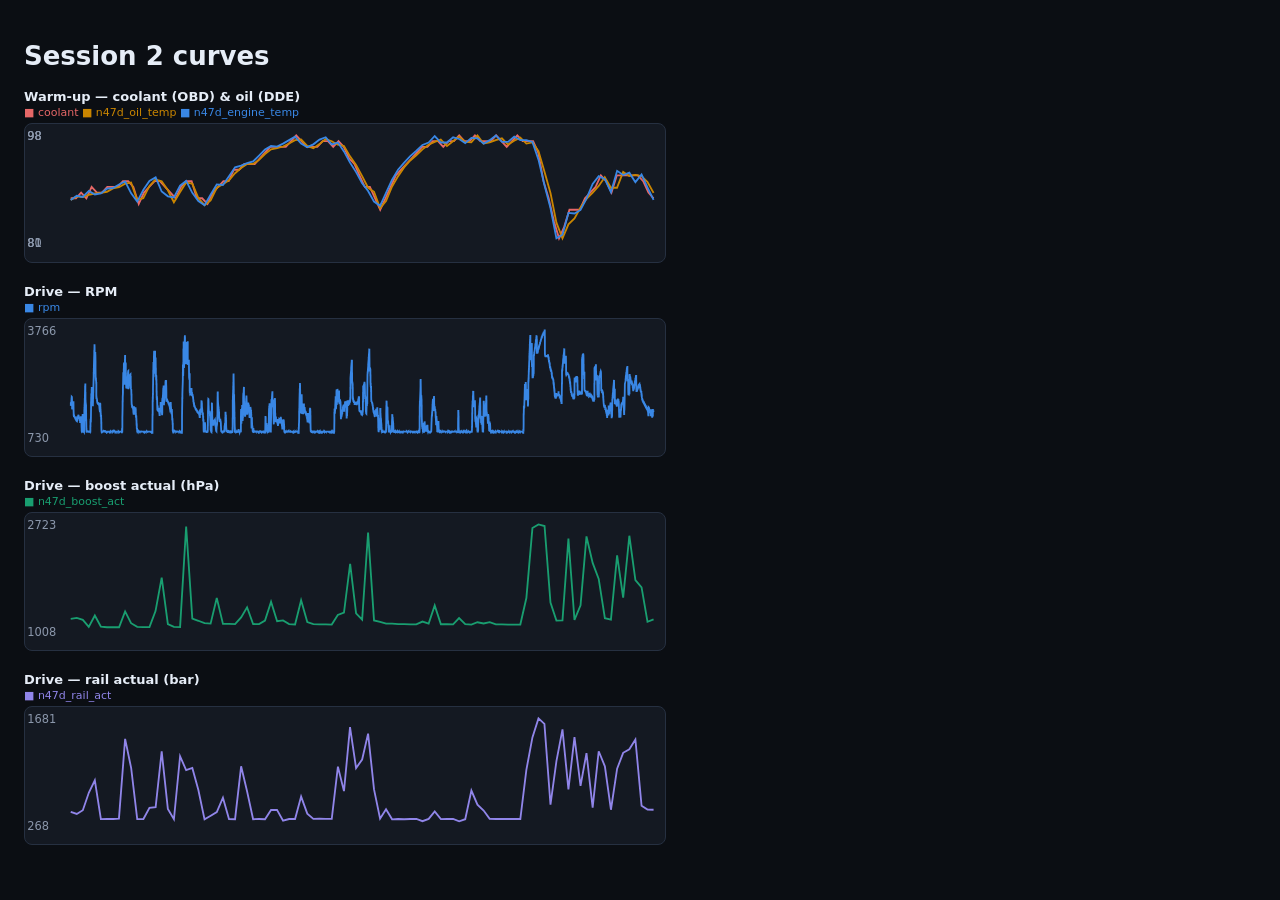
<file: drive-sessions/20260828T190113Z-session/curves.html>
<!doctype html><html><head><meta charset="utf-8">
<title>Session curves</title><style>
body{background:#0b0e13;color:#e6edf7;font:13px system-ui;padding:16px;max-width:640px}
h3{font-size:13px;margin:18px 0 2px} .legend{font-size:11px;color:#8b97ab;margin-bottom:4px}
svg{background:#141922;border:1px solid #263041;border-radius:8px}
</style></head><body><h1>Session 2 curves</h1><h3>Warm-up — coolant (OBD) & oil (DDE)</h3><div class="legend"><span style="color:#e66767">■ coolant</span>  <span style="color:#c98500">■ n47d_oil_temp</span>  <span style="color:#3987e5">■ n47d_engine_temp</span></div><svg viewBox="0 0 560 120" width="100%"><polyline fill="none" stroke="#e66767" stroke-width="1.6" points="40.0,65.0 44.6,65.0 49.1,60.0 53.7,65.0 58.3,55.0 62.9,60.0 67.4,60.0 72.0,55.0 76.6,55.0 81.1,55.0 85.7,50.0 90.3,50.0 94.8,55.0 99.5,70.0 104.1,60.0 108.7,55.0 113.4,50.0 118.0,50.0 122.6,55.0 127.3,60.0 131.9,65.0 136.5,55.0 141.1,50.0 145.8,50.0 150.4,65.0 155.0,65.0 159.7,70.0 164.3,60.0 169.0,55.0 173.6,50.0 178.2,50.0 182.8,40.0 187.4,40.0 191.9,35.0 196.5,35.0 201.0,35.0 205.5,30.0 210.0,25.0 214.6,20.0 219.1,20.0 223.7,20.0 228.2,20.0 232.8,15.0 237.3,10.0 241.9,15.0 246.5,20.0 251.2,20.0 255.8,20.0 260.4,15.0 265.1,15.0 269.7,20.0 274.3,15.0 278.9,20.0 283.6,30.0 288.2,35.0 292.7,45.0 297.3,55.0 301.8,55.0 306.3,65.0 310.8,75.0 315.4,65.0 319.9,55.0 324.5,45.0 329.0,40.0 333.6,35.0 338.3,30.0 342.9,25.0 347.5,20.0 352.1,20.0 356.8,15.0 361.4,15.0 366.0,20.0 370.7,15.0 375.3,15.0 379.9,10.0 384.5,15.0 389.1,15.0 393.7,10.0 398.4,15.0 403.0,15.0 407.6,15.0 412.3,10.0 416.9,15.0 421.5,20.0 426.2,15.0 430.8,10.0 435.4,15.0 440.0,15.0 444.6,15.0 449.1,25.0 453.7,50.0 458.2,65.0 462.8,85.0 467.3,100.0 471.8,90.0 476.4,75.0 480.9,75.0 485.5,75.0 490.0,65.0 494.6,60.0 499.3,55.0 503.9,45.0 508.5,50.0 513.2,60.0 517.8,45.0 522.4,45.0 527.0,45.0 531.7,45.0 536.3,45.0 540.9,50.0 545.5,60.0 550.0,65.0"/><text x="2" y="14" fill="#8b97ab" font-size="10">98</text><text x="2" y="108" fill="#8b97ab" font-size="10">80</text><polyline fill="none" stroke="#c98500" stroke-width="1.6" points="40.0,66.4 45.3,63.4 50.6,63.9 55.8,61.9 61.1,60.8 66.4,60.3 71.7,59.3 77.0,56.3 82.3,55.3 87.6,52.2 92.8,51.2 98.1,66.4 103.5,64.9 108.9,54.2 114.2,48.6 119.6,50.2 124.9,57.8 130.3,68.5 135.6,59.8 141.0,51.2 146.4,52.2 151.7,64.9 157.1,71.0 162.4,66.9 167.8,55.8 173.1,52.7 178.5,49.2 183.8,43.1 189.1,38.5 194.3,34.9 199.6,34.9 204.8,31.4 210.0,26.3 215.3,22.2 220.6,21.2 225.8,19.7 231.1,17.1 236.3,14.1 241.6,13.6 246.9,19.2 252.3,21.2 257.7,17.6 263.0,13.1 268.4,15.1 273.7,18.1 279.1,19.2 284.4,28.3 289.7,35.9 295.0,45.6 300.2,55.8 305.4,59.3 310.7,73.6 315.9,67.5 321.2,54.7 326.5,45.6 331.7,38.0 337.1,31.9 342.4,27.3 347.8,22.2 353.1,18.1 358.5,15.6 363.8,13.6 369.2,19.2 374.5,15.1 379.8,11.0 385.2,15.6 390.5,16.1 395.9,10.0 401.2,17.1 406.6,16.1 411.9,14.1 417.3,12.5 422.6,18.1 428.0,14.6 433.4,12.0 438.7,17.1 444.0,16.1 449.3,23.7 454.5,41.5 459.8,60.3 465.0,86.3 470.3,100.0 475.5,87.8 480.8,82.7 486.1,73.1 491.3,65.4 496.6,60.3 502.0,54.2 507.3,46.6 512.7,55.8 518.0,55.8 523.4,42.0 528.7,45.6 534.1,44.6 539.4,45.6 544.7,50.7 550.0,60.3"/><text x="2" y="14" fill="#8b97ab" font-size="10">98</text><text x="2" y="108" fill="#8b97ab" font-size="10">81</text><polyline fill="none" stroke="#3987e5" stroke-width="1.6" points="40.0,66.4 45.3,62.8 50.6,63.8 55.9,58.6 61.1,61.7 66.4,60.7 71.7,56.6 77.0,56.0 82.3,52.9 87.6,50.3 92.9,60.7 98.2,67.9 103.6,57.6 108.9,49.8 114.3,46.7 119.6,59.1 125.0,63.3 130.3,64.3 135.7,54.0 141.0,49.8 146.4,60.2 151.7,67.4 157.1,71.0 162.5,61.7 167.8,52.9 173.2,53.4 178.5,45.7 183.8,37.9 189.1,36.4 194.3,34.3 199.6,32.8 204.8,27.6 210.0,22.4 215.3,19.3 220.5,19.8 225.8,17.2 231.1,14.1 236.3,11.0 241.6,17.2 247.0,20.3 252.3,17.8 257.7,13.6 263.1,11.6 268.4,17.8 273.8,16.2 279.1,24.0 284.4,33.8 289.7,42.1 295.0,51.9 300.2,58.6 305.4,67.9 310.7,71.6 315.9,60.2 321.2,48.8 326.4,40.0 331.8,33.8 337.1,28.1 342.5,23.4 347.8,18.3 353.2,16.2 358.5,10.5 363.9,16.2 369.2,16.2 374.6,11.6 379.9,13.1 385.2,16.7 390.6,12.1 395.9,12.6 401.3,17.2 406.7,14.1 412.0,10.0 417.4,15.7 422.7,15.7 428.1,11.0 433.4,14.1 438.7,14.1 444.0,15.7 449.3,31.2 454.5,53.4 459.8,73.6 465.0,100.0 470.3,96.9 475.5,77.8 480.8,78.3 486.1,75.2 491.3,65.3 496.7,52.4 502.0,45.7 507.4,48.3 512.7,59.7 518.1,41.0 523.4,44.7 528.8,42.6 534.1,50.9 539.5,44.1 544.7,55.5 550.0,66.4"/><text x="2" y="14" fill="#8b97ab" font-size="10">98</text><text x="2" y="108" fill="#8b97ab" font-size="10">81</text></svg>
<h3>Drive — RPM</h3><div class="legend"><span style="color:#3987e5">■ rpm</span></div><svg viewBox="0 0 560 120" width="100%"><polyline fill="none" stroke="#3987e5" stroke-width="1.6" points="40.0,75.8 40.0,76.0 40.1,75.5 40.1,75.5 40.1,73.9 40.2,73.9 40.3,72.7 40.3,72.7 40.3,74.1 40.4,74.1 40.5,73.8 40.5,72.8 40.5,72.8 40.6,71.7 40.6,71.7 40.7,70.6 40.7,70.6 40.7,70.1 40.8,70.1 40.8,68.9 40.9,68.9 40.9,68.0 41.0,68.1 41.0,68.1 41.1,69.8 41.1,69.8 41.2,73.6 41.2,73.6 41.2,78.0 41.3,78.0 41.4,79.1 41.4,73.0 41.4,73.0 41.5,78.3 41.5,78.3 41.6,77.9 41.6,77.9 41.7,77.7 41.7,77.7 41.7,77.1 41.8,77.1 41.8,75.4 41.9,76.0 41.9,76.0 42.0,76.8 42.0,76.8 42.1,75.9 42.1,75.9 42.1,76.1 42.2,76.1 42.3,76.2 42.3,75.5 42.3,75.5 42.4,72.0 42.4,72.0 42.5,79.9 42.5,79.9 42.6,82.6 42.6,82.6 42.6,83.8 42.7,83.8 42.7,83.8 42.8,85.0 42.8,85.0 42.9,85.0 43.0,85.0 43.0,85.6 43.0,85.6 43.1,85.4 43.1,85.4 43.2,85.9 43.2,85.4 43.2,85.4 43.3,85.7 43.3,85.7 43.4,85.7 43.4,85.7 43.5,85.9 43.5,85.9 43.6,86.2 43.6,86.2 43.7,86.4 43.7,86.4 43.7,86.4 43.8,86.6 43.9,86.6 43.9,86.4 43.9,86.4 44.0,86.1 44.0,86.1 44.1,86.1 44.1,86.2 44.1,86.2 44.2,87.1 44.2,87.1 44.3,88.0 44.3,88.0 44.4,88.1 44.4,88.1 44.5,87.1 44.6,87.1 44.6,87.5 44.6,87.5 44.7,87.8 44.7,87.8 44.8,87.5 44.8,87.5 44.8,87.5 44.9,87.5 44.9,87.3 45.0,87.3 45.0,88.8 45.1,89.2 45.1,89.2 45.2,88.3 45.2,88.3 45.3,88.4 45.3,88.4 45.3,88.7 45.4,88.7 45.5,88.9 45.5,89.0 45.5,89.0 45.6,89.2 45.6,89.2 45.7,88.9 45.7,88.9 45.8,88.4 45.8,88.4 45.8,85.9 45.9,85.9 45.9,85.4 46.0,86.7 46.0,86.7 46.1,85.9 46.1,85.9 46.2,87.4 46.2,87.4 46.2,86.7 46.3,86.7 46.4,87.5 46.4,87.4 46.4,87.4 46.5,87.0 46.5,87.0 46.6,83.9 46.6,83.9 46.7,84.1 46.7,84.1 46.7,85.7 46.8,85.7 46.8,84.4 46.9,84.9 46.9,84.9 47.0,85.1 47.0,85.1 47.1,85.3 47.1,85.3 47.2,86.0 47.2,86.0 47.3,86.4 47.3,87.0 47.3,87.0 47.4,87.7 47.4,87.7 47.5,86.4 47.5,86.4 47.6,87.1 47.6,87.1 47.7,87.5 47.7,87.5 47.8,87.1 47.8,87.5 47.8,87.5 47.9,88.4 48.0,88.4 48.0,88.1 48.0,88.1 48.1,88.8 48.1,88.8 48.2,89.5 48.2,90.3 48.3,90.3 48.3,89.8 48.3,89.8 48.4,88.2 48.4,86.4 48.5,86.4 48.5,86.8 48.6,86.8 48.6,87.8 48.7,87.8 48.7,89.2 48.8,89.2 48.8,88.3 48.9,88.3 48.9,87.6 48.9,86.1 49.0,86.1 49.0,86.0 49.1,86.0 49.2,86.1 49.2,87.6 49.2,87.6 49.3,89.0 49.4,89.0 49.4,91.6 49.4,91.6 49.5,94.7 49.5,94.7 49.6,96.2 49.6,97.9 49.6,97.9 49.7,98.4 49.7,98.4 49.8,98.7 49.8,98.7 49.9,98.6 49.9,98.6 50.0,95.2 50.0,95.2 50.1,89.2 50.1,88.1 50.1,88.1 50.2,87.6 50.3,87.6 50.3,86.1 50.3,86.1 50.4,84.1 50.4,84.1 50.5,83.1 50.5,84.6 50.6,84.6 50.6,91.5 50.6,91.5 50.7,92.7 50.7,92.7 50.8,92.6 50.8,92.6 50.9,96.0 50.9,96.0 51.0,99.0 51.0,98.5 51.1,98.5 51.1,98.6 51.2,98.6 51.2,99.6 51.2,99.6 51.3,98.7 51.3,98.7 51.4,98.5 51.4,98.6 51.5,98.6 51.5,98.6 51.5,98.6 51.6,98.5 51.6,98.5 51.7,98.7 51.7,98.7 51.8,97.2 51.8,97.2 51.9,87.7 51.9,80.0 52.0,80.0 52.0,77.8 52.1,77.8 52.1,75.6 52.1,75.6 52.2,74.3 52.2,74.3 52.3,72.0 52.3,70.2 52.4,70.2 52.4,68.0 52.4,68.0 52.5,64.3 52.6,61.1 52.6,61.1 52.6,59.3 52.7,59.3 52.8,56.5 52.8,56.5 52.8,64.7 52.9,64.7 52.9,71.4 53.0,71.4 53.0,74.1 53.1,72.3 53.1,72.3 53.1,74.3 53.2,74.3 53.2,75.5 53.3,75.5 53.3,75.9 53.4,75.9 53.4,78.6 53.5,82.4 53.5,82.4 53.5,88.6 53.6,88.6 53.7,95.5 53.7,96.5 53.8,96.5 53.8,98.3 53.8,98.3 53.9,98.3 53.9,98.3 54.0,99.2 54.0,99.2 54.1,98.5 54.1,98.5 54.2,98.0 54.2,98.1 54.3,98.1 54.3,98.7 54.4,98.7 54.4,99.2 54.4,99.2 54.5,98.7 54.5,98.7 54.6,98.6 54.6,98.6 54.7,98.6 54.7,98.4 54.7,98.4 54.8,98.3 54.9,98.3 54.9,98.4 54.9,98.4 55.0,98.6 55.1,98.6 55.1,98.6 55.1,98.6 55.2,98.6 55.2,98.5 55.3,98.5 55.3,98.6 55.3,98.6 55.4,98.8 55.4,98.8 55.5,98.8 55.5,98.5 55.6,98.5 55.6,98.6 55.7,98.6 55.7,98.5 55.8,98.5 55.8,98.5 55.8,98.5 55.9,98.5 56.0,98.5 56.0,98.5 56.0,98.7 56.1,98.7 56.1,98.6 56.2,98.6 56.2,98.4 56.3,98.4 56.3,98.3 56.3,98.3 56.4,98.3 56.4,98.4 56.5,98.4 56.5,98.4 56.6,98.4 56.6,98.5 56.7,98.6 56.7,98.6 56.7,98.5 56.8,98.5 56.9,98.5 56.9,98.5 56.9,98.6 57.0,98.6 57.0,98.6 57.1,98.6 57.1,99.4 57.2,97.9 57.2,97.9 57.2,93.7 57.3,93.7 57.3,89.9 57.4,89.9 57.4,88.1 57.5,88.1 57.5,88.1 57.6,90.7 57.6,90.7 57.7,85.7 57.7,85.7 57.8,78.4 57.8,78.4 57.8,72.9 57.9,72.9 57.9,69.3 58.0,69.3 58.0,65.2 58.1,66.1 58.1,66.1 58.2,65.3 58.3,65.3 58.3,64.6 58.3,62.3 58.4,62.3 58.4,60.2 58.5,60.2 58.5,60.5 58.6,68.9 58.6,68.9 58.6,72.5 58.7,72.5 58.7,72.1 58.8,72.1 58.8,70.1 58.9,70.1 58.9,67.9 59.0,65.7 59.0,65.7 59.1,63.8 59.1,63.8 59.2,61.7 59.2,61.7 59.2,68.0 59.3,68.0 59.3,75.6 59.4,75.6 59.4,74.8 59.5,72.3 59.5,72.3 59.5,69.3 59.6,69.3 59.7,66.7 59.7,66.7 59.7,63.7 59.8,63.7 59.8,60.5 59.9,57.0 59.9,57.0 60.0,53.6 60.0,53.6 60.1,50.5 60.1,50.5 60.1,47.2 60.2,47.2 60.2,43.7 60.3,43.7 60.3,40.9 60.4,37.2 60.4,37.2 60.5,33.9 60.5,33.9 60.6,31.1 60.6,31.1 60.6,28.1 60.7,28.1 60.8,24.1 60.8,22.1 60.8,22.1 60.9,24.5 60.9,24.5 61.0,35.6 61.0,35.6 61.1,35.8 61.1,35.8 61.1,34.4 61.2,34.4 61.2,32.9 61.3,31.0 61.3,31.0 61.4,29.9 61.4,29.9 61.5,28.8 61.5,28.8 61.5,31.8 61.6,31.8 61.7,37.3 61.7,42.5 61.7,42.5 61.8,50.6 61.8,50.6 61.9,52.0 61.9,52.0 62.0,53.7 62.0,53.7 62.0,52.3 62.1,52.3 62.1,52.9 62.2,54.0 62.2,54.0 62.3,56.0 62.4,56.0 62.4,62.5 62.4,67.9 62.5,67.9 62.5,69.1 62.6,69.1 62.6,70.3 62.6,70.3 62.7,69.5 62.7,69.5 62.8,69.8 62.9,70.0 62.9,70.0 62.9,70.6 63.0,70.6 63.1,71.3 63.1,72.1 63.1,72.1 63.2,72.8 63.2,72.8 63.3,73.1 63.3,73.1 63.4,73.6 63.4,73.6 63.4,73.5 63.5,73.5 63.5,73.9 63.6,74.0 63.6,74.0 63.7,73.4 63.7,73.4 63.8,73.1 63.8,73.1 63.8,74.0 63.9,74.0 64.0,73.9 64.0,73.9 64.0,73.9 64.1,73.0 64.1,73.0 64.2,74.0 64.2,74.0 64.3,74.0 64.3,74.0 64.3,74.1 64.4,74.1 64.4,74.9 64.5,74.0 64.5,74.0 64.6,74.6 64.6,74.6 64.7,74.7 64.7,74.7 64.7,74.7 64.8,74.7 64.9,75.1 64.9,75.6 64.9,75.6 65.0,76.1 65.0,76.1 65.1,76.8 65.1,77.4 65.2,77.4 65.2,78.2 65.3,78.2 65.3,79.0 65.4,79.0 65.4,80.0 65.4,80.0 65.5,80.8 65.6,80.8 65.6,81.7 65.6,77.4 65.7,77.4 65.7,74.0 65.8,74.0 65.8,75.0 65.9,75.0 65.9,76.6 65.9,76.6 66.0,77.8 66.0,79.5 66.1,79.5 66.1,81.0 66.2,81.0 66.2,82.8 66.3,82.8 66.3,84.8 66.4,84.8 66.4,84.6 66.5,84.6 66.5,84.9 66.5,84.8 66.6,84.8 66.6,87.2 66.7,87.2 66.7,90.8 66.8,90.8 66.8,94.3 66.8,94.3 66.9,97.5 67.0,97.6 67.0,97.6 67.0,98.2 67.1,98.2 67.2,98.9 67.2,100.0 67.2,100.0 67.3,98.6 67.3,98.6 67.4,98.0 67.4,98.7 67.5,98.7 67.5,98.6 67.6,98.6 67.6,98.4 67.7,98.4 67.7,98.6 67.7,98.6 67.8,98.5 67.9,98.5 67.9,98.5 67.9,98.4 68.0,98.4 68.0,98.4 68.1,98.4 68.1,98.5 68.2,98.5 68.2,98.5 68.2,98.5 68.3,98.5 68.3,98.6 68.4,98.6 68.4,98.5 68.5,98.5 68.5,98.5 68.6,98.5 68.6,98.5 68.7,98.5 68.7,98.6 68.8,98.6 68.8,98.5 68.8,98.4 68.9,98.4 68.9,98.6 69.0,98.6 69.0,98.6 69.1,98.6 69.1,98.5 69.1,98.5 69.2,98.6 69.2,98.6 69.3,98.6 69.3,98.6 69.4,98.6 69.4,98.5 69.5,98.5 69.5,98.6 69.6,98.6 69.6,98.6 69.7,98.6 69.7,98.5 69.7,98.0 69.8,98.0 69.8,98.4 69.9,98.4 69.9,98.5 70.0,98.5 70.0,98.5 70.0,98.5 70.1,98.5 70.2,98.5 70.2,98.5 70.2,98.5 70.3,98.5 70.4,98.5 70.4,98.5 70.4,98.5 70.5,98.6 70.5,98.6 70.6,98.5 70.6,98.5 70.7,98.6 70.7,98.6 70.7,98.5 70.8,98.5 70.8,98.5 70.9,98.5 70.9,98.5 71.0,98.6 71.0,98.6 71.1,98.6 71.1,98.6 71.2,98.5 71.2,98.5 71.3,98.5 71.3,98.5 71.3,98.5 71.4,98.6 71.4,98.6 71.5,98.6 71.5,98.6 71.6,98.5 71.6,98.5 71.6,98.5 71.7,98.5 71.7,98.6 71.8,98.5 71.8,98.5 71.9,98.5 72.0,98.5 72.0,98.5 72.0,98.6 72.1,98.6 72.1,98.5 72.2,98.5 72.2,98.5 72.3,98.5 72.3,98.6 72.3,98.6 72.4,98.5 72.4,98.5 72.5,98.5 72.5,98.5 72.6,98.5 72.7,98.5 72.7,98.5 72.7,98.6 72.8,98.6 72.8,98.5 72.9,98.5 72.9,98.5 72.9,98.6 73.0,98.6 73.0,98.5 73.1,98.5 73.1,98.6 73.2,98.6 73.2,98.5 73.3,98.5 73.3,98.5 73.4,98.6 73.4,98.6 73.4,98.5 73.5,98.5 73.6,98.5 73.6,98.5 73.6,98.5 73.7,98.5 73.7,98.5 73.8,98.5 73.8,98.5 73.9,98.6 73.9,98.6 73.9,98.5 74.0,98.5 74.0,98.5 74.1,98.5 74.1,98.5 74.2,98.5 74.2,98.5 74.3,98.5 74.3,98.5 74.3,98.6 74.4,98.6 74.5,98.5 74.5,98.5 74.5,98.6 74.6,98.6 74.6,98.5 74.7,98.5 74.7,98.5 74.8,98.6 74.8,98.6 74.8,98.5 74.9,98.5 74.9,98.5 75.0,98.5 75.0,98.5 75.1,98.5 75.1,98.5 75.2,98.5 75.2,98.5 75.3,98.5 75.3,98.5 75.4,98.5 75.4,98.5 75.4,98.5 75.5,98.5 75.5,98.5 75.6,98.5 75.6,98.5 75.7,98.5 75.7,98.5 75.7,98.6 75.8,98.6 75.9,98.5 75.9,98.5 75.9,98.5 76.0,98.6 76.1,98.6 76.1,98.5 76.1,98.5 76.2,98.5 76.2,98.5 76.3,98.5 76.3,98.5 76.3,98.5 76.4,98.6 76.4,98.6 76.5,98.4 76.6,98.6 76.6,98.6 76.6,98.5 76.7,98.5 76.8,98.5 76.8,98.5 76.8,98.6 76.9,98.6 76.9,98.5 77.0,98.5 77.0,98.6 77.1,98.5 77.1,98.5 77.1,98.6 77.2,98.6 77.2,98.6 77.3,98.6 77.3,98.5 77.4,98.5 77.4,98.5 77.5,98.5 77.5,98.5 77.5,98.5 77.6,98.5 77.7,98.5 77.7,98.5 77.7,98.5 77.8,98.5 77.8,98.6 77.9,98.6 77.9,98.5 78.0,98.6 78.0,98.6 78.0,98.6 78.1,98.6 78.1,98.5 78.2,98.5 78.2,98.5 78.3,98.5 78.3,98.6 78.4,98.6 78.4,98.6 78.4,98.6 78.5,98.6 78.6,98.5 78.6,98.5 78.6,98.5 78.7,98.5 78.7,98.6 78.8,98.6 78.8,98.5 78.9,98.6 78.9,98.6 78.9,98.5 79.0,98.5 79.0,98.5 79.1,98.5 79.1,98.5 79.2,98.5 79.2,98.6 79.3,98.5 79.3,98.5 79.4,98.5 79.4,98.5 79.5,98.6 79.5,98.6 79.5,98.5 79.6,98.5 79.6,98.6 79.7,98.6 79.7,98.6 79.8,98.5 79.8,98.5 79.8,98.5 79.9,98.5 79.9,98.5 80.0,98.5 80.0,98.6 80.1,98.6 80.1,98.5 80.2,98.5 80.2,98.5 80.3,98.6 80.3,98.6 80.4,98.6 80.4,98.6 80.4,98.5 80.5,98.5 80.5,98.5 80.6,98.5 80.6,98.5 80.7,98.5 80.7,98.5 80.7,98.5 80.8,98.5 80.9,98.5 80.9,98.5 80.9,98.5 81.0,98.5 81.1,98.6 81.1,98.5 81.1,98.5 81.2,98.5 81.2,98.5 81.3,98.5 81.3,98.5 81.4,98.5 81.4,98.6 81.5,98.6 81.5,98.5 81.6,98.5 81.6,98.6 81.6,98.6 81.7,98.5 81.8,98.5 81.8,98.5 81.8,98.5 81.9,98.5 81.9,98.6 82.0,98.6 82.0,98.5 82.1,98.6 82.1,98.6 82.1,98.6 82.2,98.6 82.2,98.5 82.3,98.5 82.3,98.5 82.4,98.5 82.4,98.5 82.5,98.6 82.5,98.6 82.6,98.6 82.6,98.6 82.7,98.5 82.7,98.5 82.7,98.5 82.8,98.5 82.8,98.5 82.9,98.5 82.9,98.6 83.0,98.5 83.0,98.5 83.0,98.5 83.1,98.5 83.1,98.5 83.2,98.5 83.2,98.5 83.3,98.5 83.3,98.5 83.4,98.5 83.4,98.5 83.5,98.5 83.5,98.5 83.6,98.6 83.6,98.6 83.6,98.6 83.7,98.6 83.7,98.6 83.8,98.6 83.8,98.6 83.9,98.6 83.9,98.6 84.0,98.6 84.0,98.6 84.1,98.5 84.1,98.5 84.1,98.5 84.2,98.5 84.3,98.6 84.3,98.5 84.3,98.5 84.4,98.5 84.4,98.5 84.5,98.5 84.5,98.5 84.5,98.5 84.6,98.5 84.6,98.5 84.7,98.5 84.7,99.8 84.8,98.2 84.8,98.2 84.9,98.4 84.9,98.4 85.0,98.8 85.0,98.8 85.0,98.5 85.1,98.5 85.2,94.0 85.2,86.4 85.2,86.4 85.3,82.1 85.3,82.1 85.4,76.3 85.4,72.1 85.5,72.1 85.5,68.5 85.5,68.5 85.7,64.7 85.7,59.8 85.7,59.8 85.8,57.0 85.8,57.0 85.9,52.6 85.9,52.6 86.0,46.6 86.0,46.6 86.0,47.5 86.1,47.5 86.1,54.2 86.2,54.6 86.2,54.6 86.3,52.2 86.3,52.2 86.4,48.1 86.4,44.1 86.5,44.1 86.5,40.5 86.6,40.5 86.6,38.0 86.6,38.0 86.7,47.3 86.7,47.3 86.8,56.4 86.8,56.7 86.9,56.7 86.9,55.1 87.0,55.1 87.0,52.1 87.1,52.1 87.1,49.4 87.1,49.4 87.2,46.7 87.3,46.7 87.3,43.3 87.3,39.2 87.4,39.2 87.4,35.9 87.5,35.9 87.5,33.0 87.6,31.5 87.6,31.5 87.6,42.1 87.7,42.1 87.8,44.5 87.8,44.5 87.8,42.5 87.9,42.5 88.0,40.8 88.0,39.0 88.0,39.0 88.1,38.2 88.1,38.2 88.2,39.9 88.2,39.9 88.2,47.9 88.3,47.9 88.3,51.4 88.4,51.4 88.4,56.9 88.5,57.9 88.5,57.9 88.6,60.4 88.6,60.4 88.7,59.9 88.7,59.9 88.7,60.2 88.8,60.2 88.9,60.5 88.9,60.8 88.9,60.8 89.0,60.4 89.0,60.4 89.1,56.1 89.1,60.1 89.2,60.1 89.2,59.4 89.2,59.4 89.3,58.3 89.4,58.3 89.4,57.5 89.4,57.5 89.5,56.7 89.5,56.7 89.6,55.4 89.6,55.4 89.7,54.4 89.7,53.3 89.8,53.3 89.8,52.2 89.8,52.2 89.9,50.8 89.9,50.8 90.0,49.7 90.0,49.7 90.1,48.6 90.1,48.6 90.1,47.6 90.2,47.6 90.2,46.4 90.3,45.5 90.3,45.5 90.4,45.4 90.4,45.4 90.5,53.9 90.5,53.9 90.5,60.6 90.6,60.6 90.7,60.2 90.7,60.2 90.7,59.6 90.8,59.6 90.8,59.4 90.9,59.4 90.9,58.6 90.9,58.0 91.0,58.0 91.0,57.4 91.1,57.4 91.1,56.7 91.2,56.7 91.2,56.0 91.2,56.0 91.3,55.3 91.3,54.6 91.4,54.6 91.4,54.3 91.5,54.3 91.5,53.5 91.6,53.5 91.6,52.8 91.7,52.8 91.7,52.1 91.8,52.1 91.8,51.7 91.8,50.9 91.9,50.9 91.9,50.3 92.0,50.3 92.0,49.7 92.1,49.7 92.1,49.1 92.2,49.1 92.2,48.5 92.3,48.4 92.3,48.4 92.3,51.9 92.4,51.9 92.5,49.9 92.5,53.6 92.5,53.6 92.6,58.5 92.6,58.5 92.7,61.0 92.7,61.0 92.8,61.3 92.8,61.3 92.9,61.5 92.9,61.5 93.0,62.0 93.0,62.6 93.0,62.6 93.1,66.2 93.2,66.2 93.2,70.7 93.2,70.7 93.3,73.5 93.3,73.5 93.4,75.5 93.4,75.1 93.5,75.1 93.5,75.1 93.5,75.1 93.6,75.4 93.6,75.9 93.7,75.9 93.7,76.4 93.8,76.4 93.8,76.8 93.9,76.8 93.9,77.0 94.0,77.0 94.0,77.1 94.1,77.1 94.1,77.2 94.1,77.4 94.2,77.4 94.2,77.4 94.3,77.4 94.3,77.6 94.4,77.6 94.4,77.6 94.5,77.6 94.5,78.3 94.6,78.9 94.6,78.9 94.7,79.5 94.7,79.5 94.8,80.4 94.8,81.0 94.9,81.0 94.9,81.9 94.9,81.9 95.0,82.7 95.1,83.7 95.1,83.7 95.1,82.2 95.2,82.2 95.3,78.1 95.3,78.1 95.3,77.2 95.4,77.2 95.4,77.6 95.5,77.6 95.5,77.9 95.6,78.2 95.6,78.2 95.6,78.9 95.7,78.9 95.7,79.7 95.8,80.5 95.8,80.5 95.9,81.5 95.9,81.5 96.0,82.6 96.0,82.6 96.1,82.8 96.1,82.8 96.2,78.3 96.2,78.4 96.2,78.4 96.3,79.7 96.3,79.7 96.4,81.1 96.4,81.1 96.5,82.5 96.5,82.5 96.6,83.7 96.6,83.7 96.7,80.3 96.7,77.2 96.7,77.2 96.8,79.3 96.9,79.3 96.9,81.0 96.9,83.1 97.0,83.1 97.0,85.0 97.1,85.0 97.1,85.6 97.2,85.6 97.2,85.4 97.2,85.4 97.3,84.3 97.4,85.2 97.4,85.2 97.4,87.7 97.5,87.7 97.6,90.4 97.6,90.4 97.6,91.8 97.7,91.8 97.7,92.8 97.8,92.8 97.8,94.9 97.9,96.5 97.9,96.5 97.9,95.9 98.0,95.9 98.0,95.5 98.1,96.3 98.1,96.3 98.2,99.0 98.2,99.0 98.3,98.8 98.3,98.8 98.4,98.3 98.4,98.3 98.5,99.9 98.5,98.4 98.5,98.4 98.6,98.3 98.6,98.3 98.7,98.3 98.7,98.3 98.8,98.6 98.8,98.6 98.9,98.8 98.9,98.8 99.0,98.4 99.0,98.4 99.0,98.4 99.1,98.6 99.2,98.6 99.2,98.5 99.2,98.5 99.3,98.5 99.3,98.5 99.4,98.5 99.4,98.5 99.5,98.5 99.5,98.5 99.6,98.5 99.7,98.5 99.7,98.6 99.7,98.6 99.8,98.6 99.8,98.6 99.9,98.4 99.9,98.6 100.0,98.6 100.0,98.5 100.0,98.5 100.1,98.6 100.1,98.5 100.2,98.5 100.2,98.5 100.3,98.5 100.3,98.5 100.4,98.5 100.4,98.5 100.5,98.5 100.5,98.7 100.6,98.7 100.6,98.6 100.6,98.6 100.7,98.6 100.7,98.6 100.8,98.6 100.8,98.7 100.9,98.7 100.9,98.7 101.0,98.7 101.0,98.4 101.1,98.2 101.1,98.2 101.1,98.4 101.2,98.4 101.3,98.4 101.3,98.5 101.3,98.5 101.4,98.5 101.4,98.5 101.5,98.5 101.5,98.5 101.6,98.5 101.6,98.5 101.6,98.5 101.7,98.5 101.7,98.5 101.8,98.5 101.8,98.5 101.9,98.5 102.0,98.5 102.0,98.5 102.0,98.5 102.1,98.5 102.1,98.5 102.2,98.5 102.2,98.5 102.3,98.5 102.3,98.6 102.3,98.6 102.4,98.6 102.4,98.5 102.5,98.5 102.5,98.5 102.6,98.5 102.6,98.6 102.7,98.6 102.7,98.5 102.8,98.5 102.8,98.6 102.9,98.6 102.9,98.5 102.9,98.5 103.0,98.5 103.0,98.6 103.1,98.6 103.1,98.5 103.2,98.5 103.2,98.5 103.3,98.5 103.3,98.5 103.4,98.5 103.4,98.5 103.4,98.5 103.5,98.5 103.6,98.6 103.6,98.5 103.6,98.5 103.7,98.5 103.7,98.5 103.8,98.5 103.8,98.5 103.9,98.6 103.9,98.6 103.9,98.5 104.0,98.5 104.1,98.6 104.1,98.5 104.2,98.5 104.2,98.5 104.3,98.5 104.3,98.5 104.3,98.5 104.4,98.5 104.4,98.6 104.5,98.6 104.5,98.5 104.6,98.5 104.6,98.5 104.7,98.5 104.7,98.5 104.8,98.5 104.8,98.5 104.8,98.6 104.9,98.6 105.0,98.5 105.0,98.5 105.0,98.5 105.1,98.5 105.1,98.5 105.2,98.5 105.2,98.5 105.3,98.6 105.3,98.6 105.3,98.5 105.4,98.5 105.5,98.6 105.5,98.5 105.5,98.5 105.6,98.5 105.7,98.5 105.7,98.6 105.7,98.6 105.8,98.6 105.8,98.5 105.9,98.5 105.9,98.5 106.0,98.5 106.0,98.5 106.0,98.5 106.1,98.6 106.1,98.6 106.2,98.6 106.2,98.6 106.3,98.6 106.3,98.5 106.4,98.5 106.4,98.5 106.5,98.5 106.5,98.5 106.6,98.5 106.6,98.6 106.6,98.6 106.7,98.6 106.7,98.6 106.8,98.6 106.8,98.5 106.9,98.6 106.9,98.6 107.0,98.5 107.0,98.5 107.1,98.5 107.1,98.5 107.1,98.6 107.2,98.6 107.3,98.5 107.3,98.5 107.3,98.5 107.4,98.5 107.4,98.5 107.5,98.6 107.5,98.6 107.6,98.5 107.6,98.5 107.7,98.5 107.7,98.5 107.8,98.5 107.8,98.5 107.8,98.5 107.9,98.5 108.0,98.5 108.0,98.6 108.0,98.5 108.1,98.5 108.1,98.5 108.2,98.5 108.2,98.5 108.3,98.5 108.3,98.5 108.3,98.5 108.4,98.5 108.4,98.5 108.5,98.5 108.5,98.5 108.6,98.5 108.7,98.5 108.7,98.5 108.7,98.5 108.8,98.5 108.8,98.5 108.9,98.5 108.9,98.5 109.0,98.5 109.0,98.6 109.1,98.6 109.1,98.5 109.2,98.5 109.2,98.5 109.2,98.5 109.3,98.5 109.4,98.5 109.4,98.6 109.4,98.5 109.5,98.5 109.5,98.5 109.6,98.5 109.6,98.5 109.7,98.5 109.7,98.5 109.7,98.5 109.8,98.6 109.9,98.5 109.9,98.5 109.9,98.5 110.0,98.5 110.1,98.6 110.1,98.5 110.1,98.5 110.2,98.5 110.2,98.5 110.3,98.5 110.3,98.5 110.4,98.6 110.4,98.6 110.4,98.5 110.5,98.5 110.5,98.5 110.6,98.6 110.6,98.6 110.7,98.6 110.7,98.6 110.8,98.5 110.8,98.5 110.9,98.5 110.9,98.5 111.0,98.5 111.0,98.6 111.0,98.6 111.1,98.5 111.1,98.5 111.2,98.5 111.2,98.6 111.3,98.6 111.3,98.5 111.4,98.5 111.4,99.6 111.5,99.6 111.5,93.5 111.5,93.5 111.6,83.6 111.7,83.6 111.7,75.9 111.7,71.9 111.8,71.9 111.8,68.9 111.9,68.9 111.9,65.6 112.0,65.6 112.0,60.9 112.0,60.9 112.1,54.6 112.2,48.9 112.2,48.9 112.2,45.4 112.3,45.4 112.4,37.7 112.4,43.2 112.4,43.2 112.5,50.9 112.5,50.9 112.6,46.3 112.6,46.3 112.7,43.1 112.7,43.1 112.7,38.3 112.8,38.3 112.8,33.6 112.9,30.0 112.9,30.0 113.0,27.9 113.0,27.9 113.1,39.4 113.1,39.4 113.2,47.8 113.2,47.8 113.3,46.0 113.3,43.5 113.4,40.2 113.4,40.2 113.5,36.8 113.5,36.8 113.6,33.6 113.6,33.6 113.6,30.5 113.7,30.5 113.8,27.8 113.8,32.1 113.8,32.1 113.9,41.3 113.9,41.3 114.0,39.9 114.0,39.9 114.1,38.6 114.1,38.6 114.1,36.1 114.2,36.1 114.2,34.7 114.3,33.6 114.3,33.6 114.4,43.5 114.5,43.5 114.5,50.0 114.5,49.6 114.6,49.6 114.6,49.7 114.7,49.7 114.7,52.3 114.8,52.3 114.8,51.2 114.8,51.2 114.9,51.1 114.9,53.6 115.0,53.6 115.0,57.0 115.1,57.0 115.1,63.5 115.2,63.5 115.2,68.5 115.3,68.5 115.3,70.1 115.4,70.1 115.4,68.8 115.4,68.5 115.5,68.5 115.5,69.6 115.6,69.6 115.6,71.6 115.7,75.2 115.7,75.2 115.8,79.5 115.8,79.5 115.9,79.6 115.9,79.6 115.9,79.1 116.0,79.1 116.1,75.7 116.1,78.3 116.1,78.3 116.2,79.1 116.2,79.1 116.3,79.2 116.3,79.2 116.4,78.7 116.4,78.7 116.4,78.9 116.5,78.9 116.6,79.2 116.6,79.5 116.6,79.5 116.7,79.4 116.8,79.4 116.8,79.2 116.8,79.1 116.9,79.1 116.9,78.5 117.0,78.5 117.0,80.1 117.1,80.1 117.1,80.6 117.1,80.6 117.2,79.8 117.2,80.4 117.3,80.4 117.3,80.6 117.4,80.6 117.4,81.1 117.5,81.1 117.5,81.7 117.6,81.7 117.6,82.3 117.7,82.3 117.7,82.8 117.7,83.6 117.8,83.6 117.8,84.1 117.9,84.1 118.0,82.8 118.0,79.1 118.0,79.1 118.1,78.9 118.2,78.9 118.2,78.7 118.2,79.0 118.3,79.0 118.3,79.6 118.4,79.6 118.4,80.5 118.5,80.5 118.5,81.6 118.5,81.6 118.6,81.3 118.6,75.8 118.7,75.8 118.7,73.5 118.8,73.5 118.8,74.5 118.9,75.1 118.9,75.1 119.0,75.7 119.0,75.7 119.1,76.0 119.1,76.0 119.1,76.6 119.2,76.6 119.2,76.9 119.3,76.9 119.3,77.6 119.4,78.2 119.4,78.2 119.5,79.0 119.5,79.0 119.6,79.6 119.6,79.6 119.6,80.0 119.7,80.0 119.8,80.8 119.8,81.9 119.8,81.9 119.9,83.4 119.9,83.4 120.0,84.2 120.0,81.8 120.1,81.8 120.1,71.1 120.1,71.1 120.2,69.8 120.3,69.8 120.3,71.7 120.3,71.7 120.4,71.6 120.5,71.6 120.5,70.5 120.5,69.6 120.6,69.6 120.6,68.3 120.7,68.3 120.7,66.9 120.8,66.9 120.8,65.0 120.8,65.0 120.9,63.2 120.9,62.4 121.0,62.4 121.0,61.0 121.1,61.0 121.1,60.1 121.2,62.7 121.2,62.7 121.3,58.1 121.3,58.1 121.4,65.6 121.4,65.6 121.4,72.7 121.5,72.7 121.5,74.7 121.6,74.7 121.6,65.7 121.7,73.4 121.7,73.4 121.8,71.8 121.8,71.8 121.9,70.7 121.9,70.7 121.9,69.7 122.0,69.7 122.1,68.8 122.1,67.6 122.1,67.6 122.2,66.3 122.2,66.3 122.3,65.2 122.3,63.9 122.4,63.9 122.4,62.7 122.5,62.7 122.6,61.5 122.6,60.4 122.6,60.4 122.7,59.5 122.7,59.5 122.8,57.9 122.8,57.9 122.9,57.1 122.9,57.1 122.9,55.8 123.0,55.8 123.0,54.5 123.1,54.0 123.1,54.0 123.2,53.5 123.2,53.5 123.3,55.1 123.3,55.2 123.4,55.2 123.4,54.4 123.5,54.4 123.5,56.6 123.5,56.6 123.6,59.0 123.6,59.0 123.7,63.9 123.7,70.3 123.8,70.3 123.8,71.6 123.9,71.6 123.9,71.4 124.0,71.4 124.0,70.3 124.0,70.3 124.1,70.4 124.2,70.4 124.2,70.5 124.2,70.7 124.3,70.7 124.3,70.9 124.4,70.9 124.4,71.0 124.5,71.2 124.5,71.2 124.5,71.4 124.6,71.4 124.7,71.6 124.7,71.6 124.7,71.8 124.8,71.8 124.9,72.0 124.9,72.2 124.9,72.2 125.0,72.4 125.0,72.4 125.1,72.5 125.1,72.5 125.2,72.7 125.2,72.7 125.2,72.9 125.3,72.9 125.3,73.1 125.4,73.3 125.4,73.3 125.5,73.5 125.5,73.5 125.6,73.7 125.6,73.9 125.7,73.9 125.7,74.1 125.8,74.1 125.8,74.3 125.8,74.3 125.9,74.4 125.9,74.4 126.0,74.6 126.0,74.9 126.1,74.9 126.1,74.9 126.2,74.9 126.2,75.1 126.3,75.1 126.3,75.3 126.3,75.3 126.4,75.5 126.5,75.5 126.5,75.9 126.5,76.2 126.6,76.2 126.6,76.6 126.7,76.6 126.7,77.1 126.8,77.6 126.8,77.6 126.8,78.1 126.9,78.1 127.0,78.7 127.0,78.7 127.0,79.2 127.1,79.2 127.2,80.0 127.2,81.1 127.3,81.1 127.3,80.9 127.3,80.9 127.4,75.7 127.4,73.4 127.5,73.4 127.5,74.7 127.6,74.7 127.6,75.7 127.7,76.7 127.7,76.7 127.8,77.8 127.8,77.8 127.9,78.9 127.9,78.9 127.9,80.0 128.0,80.0 128.0,81.0 128.1,81.0 128.1,82.3 128.2,83.3 128.2,83.3 128.3,82.6 128.3,82.6 128.4,81.0 128.4,81.0 128.4,79.5 128.5,79.5 128.6,80.7 128.6,82.6 128.6,82.6 128.7,84.5 128.7,84.5 128.8,86.7 128.8,87.7 128.9,87.7 128.9,87.4 128.9,87.4 129.0,86.9 129.0,86.9 129.1,89.4 129.1,89.4 129.2,91.9 129.3,91.9 129.3,94.6 129.3,97.1 129.4,97.1 129.4,97.6 129.5,97.6 129.5,98.4 129.6,98.4 129.6,98.6 129.6,98.6 129.7,98.4 129.7,98.8 129.8,98.8 129.8,99.4 129.9,99.4 129.9,99.4 130.0,98.1 130.0,98.1 130.1,98.1 130.1,98.1 130.2,98.5 130.2,98.5 130.2,98.4 130.3,98.4 130.3,98.4 130.4,98.4 130.4,98.4 130.5,98.4 130.5,98.4 130.6,98.5 130.6,98.5 130.7,98.5 130.7,98.5 130.7,98.5 130.8,98.5 130.9,98.5 130.9,98.5 130.9,98.5 131.0,98.5 131.0,98.5 131.1,98.5 131.1,98.6 131.2,98.6 131.2,98.5 131.2,98.5 131.3,98.6 131.4,98.6 131.4,98.5 131.4,98.5 131.5,98.6 131.6,98.6 131.6,98.5 131.6,98.5 131.7,98.5 131.7,98.5 131.8,98.5 131.8,98.5 131.9,98.6 131.9,98.6 132.0,98.5 132.0,98.5 132.1,98.6 132.1,98.6 132.1,98.6 132.2,98.6 132.3,98.6 132.3,98.7 132.3,98.7 132.4,98.6 132.4,98.6 132.5,98.7 132.5,98.8 132.6,98.8 132.6,98.7 132.6,98.7 132.7,98.3 132.8,98.3 132.8,98.4 132.8,98.4 132.9,98.5 133.0,98.5 133.0,98.5 133.0,98.5 133.1,98.5 133.1,98.5 133.2,98.5 133.2,98.5 133.3,98.5 133.3,98.5 133.3,98.6 133.4,98.6 133.4,98.5 133.5,98.5 133.5,98.6 133.6,98.6 133.6,98.5 133.7,98.5 133.7,98.5 133.8,98.5 133.8,98.5 133.9,98.5 133.9,98.5 133.9,98.6 134.0,98.6 134.0,98.6 134.1,98.6 134.1,98.6 134.2,98.5 134.2,98.5 134.3,98.5 134.3,98.5 134.4,98.6 134.4,98.5 134.4,98.5 134.5,98.5 134.6,98.5 134.6,98.6 134.6,98.6 134.7,98.6 134.7,98.6 134.8,98.5 134.8,98.5 134.9,98.5 134.9,98.5 135.0,98.5 135.0,98.5 135.1,98.5 135.1,98.6 135.1,98.6 135.2,98.5 135.3,98.5 135.3,98.5 135.3,98.5 135.4,98.5 135.4,98.6 135.5,98.6 135.5,98.5 135.6,98.6 135.6,98.6 135.6,98.5 135.7,98.5 135.7,98.5 135.8,98.5 135.8,98.6 135.9,98.6 135.9,98.6 136.0,98.5 136.0,98.5 136.1,98.5 136.1,98.5 136.2,98.6 136.2,98.6 136.2,98.6 136.3,98.6 136.3,98.6 136.4,98.6 136.5,98.5 136.5,98.5 136.5,98.6 136.6,98.6 136.7,98.5 136.7,98.5 136.7,98.5 136.8,98.5 136.8,98.5 136.9,98.5 136.9,98.5 137.0,98.6 137.0,98.6 137.0,98.5 137.1,98.5 137.2,98.6 137.2,98.6 137.2,99.6 137.3,99.6 137.4,96.3 137.4,85.7 137.4,85.7 137.5,77.9 137.5,77.9 137.6,72.7 137.6,69.3 137.7,69.3 137.7,66.1 137.7,66.1 137.8,62.2 137.8,62.2 137.9,59.3 137.9,59.3 138.0,56.6 138.0,56.6 138.1,53.2 138.1,46.9 138.2,46.9 138.2,40.7 138.3,40.7 138.3,46.1 138.3,46.1 138.4,49.8 138.4,49.8 138.5,46.5 138.5,38.7 138.6,38.7 138.6,26.9 138.7,26.9 138.7,27.8 138.8,24.7 138.8,24.7 138.8,20.4 138.9,20.4 139.0,30.5 139.0,30.5 139.0,42.0 139.1,42.0 139.1,41.6 139.2,41.6 139.2,39.2 139.3,36.1 139.3,36.1 139.3,32.6 139.4,32.6 139.5,29.7 139.5,29.7 139.5,26.4 139.6,26.4 139.7,23.3 139.7,20.2 139.7,20.2 139.8,16.6 139.8,16.6 139.9,14.3 139.9,16.7 140.0,16.7 140.0,28.1 140.0,28.1 140.1,29.3 140.1,29.3 140.2,27.8 140.2,27.8 140.3,26.4 140.3,26.4 140.4,24.6 140.4,22.7 140.5,22.7 140.5,20.7 140.6,20.7 140.6,20.2 140.6,20.2 140.7,31.0 140.7,31.0 140.8,39.6 140.8,38.6 140.9,38.6 140.9,37.5 141.0,37.5 141.1,36.8 141.1,35.9 141.1,35.9 141.2,34.8 141.2,34.8 141.3,33.8 141.3,32.6 141.4,32.6 141.4,31.5 141.4,31.5 141.5,30.7 141.5,30.7 141.6,29.7 141.6,29.7 141.7,28.5 141.8,28.5 141.8,27.5 141.8,26.3 141.9,26.3 141.9,25.2 142.0,25.2 142.0,24.3 142.1,23.1 142.1,23.1 142.1,21.9 142.2,21.9 142.2,20.7 142.3,20.7 142.3,20.3 142.4,20.3 142.4,32.2 142.5,40.1 142.5,40.1 142.6,39.9 142.6,39.9 142.7,39.5 142.7,39.5 142.7,39.2 142.8,39.2 142.8,38.6 142.9,38.6 142.9,38.0 143.0,37.6 143.0,37.6 143.1,36.9 143.1,36.9 143.2,36.4 143.2,35.8 143.2,35.8 143.3,36.4 143.4,36.4 143.4,37.3 143.4,37.3 143.5,44.2 143.5,44.2 143.6,51.3 143.6,50.6 143.7,50.6 143.7,51.9 143.7,51.9 143.8,52.5 143.9,52.5 143.9,50.8 143.9,50.8 144.0,48.3 144.1,48.3 144.1,56.7 144.1,62.7 144.2,62.7 144.2,64.4 144.3,64.4 144.3,65.2 144.4,64.9 144.4,64.9 144.4,64.4 144.5,64.4 144.5,65.8 144.6,65.8 144.6,65.8 144.7,65.8 144.7,65.9 144.8,65.8 144.8,65.8 144.9,65.2 144.9,65.2 145.0,65.2 145.0,65.2 145.0,65.1 145.1,65.1 145.1,65.1 145.2,65.1 145.2,64.9 145.3,64.8 145.3,64.8 145.4,64.7 145.4,64.7 145.5,65.7 145.5,66.3 145.5,66.3 145.6,65.3 145.7,65.3 145.7,60.4 145.8,65.4 145.8,65.4 145.8,65.0 145.9,65.0 145.9,64.8 146.0,64.8 146.0,64.6 146.1,64.6 146.1,67.5 146.2,65.4 146.2,65.4 146.3,65.5 146.3,65.5 146.4,65.9 146.4,66.0 146.4,66.0 146.5,66.0 146.5,66.0 146.6,66.2 146.6,66.2 146.7,66.4 146.7,66.4 146.8,66.9 146.8,66.9 146.9,67.3 146.9,68.0 146.9,68.0 147.0,68.8 147.1,68.8 147.1,69.4 147.1,69.4 147.2,70.1 147.2,70.1 147.3,71.0 147.3,71.7 147.4,71.7 147.4,72.5 147.4,72.5 147.5,72.6 147.6,72.9 147.6,72.9 147.6,73.3 147.7,73.3 147.8,73.8 147.8,73.8 147.8,74.1 147.9,74.1 147.9,75.1 148.0,75.1 148.0,75.6 148.1,75.9 148.1,75.9 148.1,76.1 148.2,76.1 148.2,76.4 148.3,76.4 148.3,76.4 148.4,76.4 148.4,76.6 148.5,76.8 148.5,76.8 148.6,77.0 148.6,77.0 148.7,77.1 148.7,77.2 148.7,77.2 148.8,77.4 148.8,77.4 148.9,77.6 148.9,77.6 149.0,78.0 149.0,78.0 149.1,78.3 149.1,78.3 149.2,78.4 149.2,78.7 149.2,78.7 149.3,78.7 149.4,78.7 149.4,78.9 149.4,78.9 149.5,79.1 149.5,79.1 149.6,79.1 149.6,79.3 149.7,79.3 149.7,79.2 149.8,79.2 149.8,79.5 149.9,79.7 149.9,79.7 149.9,79.7 150.0,79.7 150.1,79.8 150.1,79.8 150.1,79.9 150.2,79.9 150.2,80.0 150.3,80.0 150.3,80.2 150.4,80.3 150.4,80.3 150.5,80.3 150.5,80.3 150.6,80.5 150.6,80.7 150.7,80.7 150.7,80.7 150.8,80.7 150.8,80.9 150.8,81.1 150.9,81.1 150.9,81.0 151.0,81.0 151.0,81.2 151.1,81.2 151.1,81.4 151.2,81.4 151.2,81.6 151.3,81.7 151.3,81.7 151.3,81.6 151.4,81.6 151.5,81.7 151.5,81.7 151.5,82.0 151.6,82.0 151.6,82.1 151.7,82.1 151.7,82.2 151.8,82.3 151.8,82.3 151.8,82.4 151.9,82.4 152.0,82.6 152.0,82.7 152.0,82.7 152.1,82.8 152.2,82.8 152.2,82.9 152.2,82.9 152.3,83.0 152.3,83.0 152.4,83.2 152.4,83.3 152.5,83.3 152.5,83.5 152.5,83.5 152.6,83.6 152.6,83.8 152.7,83.8 152.7,84.4 152.8,84.4 152.8,85.3 152.9,85.3 152.9,85.9 153.0,85.9 153.0,82.4 153.1,82.4 153.1,79.9 153.1,79.9 153.2,79.9 153.2,80.2 153.3,80.2 153.3,80.2 153.4,80.2 153.4,80.5 153.5,80.5 153.5,81.3 153.6,82.4 153.6,82.4 153.6,83.3 153.7,83.3 153.8,80.5 153.8,78.3 153.8,78.3 153.9,78.7 153.9,78.7 154.0,79.3 154.0,79.3 154.1,80.0 154.1,80.0 154.2,81.0 154.2,81.0 154.3,81.6 154.3,77.1 154.3,77.1 154.4,71.8 154.5,71.8 154.5,71.5 154.5,71.5 154.6,72.0 154.6,72.0 154.7,73.2 154.7,74.5 154.8,74.5 154.8,76.0 154.8,76.0 154.9,77.4 155.0,78.7 155.0,78.7 155.1,79.7 155.1,79.7 155.2,80.7 155.2,81.0 155.2,81.0 155.3,81.4 155.3,81.4 155.4,81.7 155.4,81.7 155.5,81.8 155.5,81.8 155.6,82.0 155.6,82.0 155.7,82.8 155.7,83.9 155.7,83.9 155.8,85.6 155.9,85.6 155.9,87.4 155.9,88.4 156.0,88.4 156.0,88.7 156.1,88.7 156.1,89.0 156.2,89.0 156.2,92.6 156.2,92.6 156.3,97.4 156.4,98.2 156.4,98.2 156.4,98.4 156.5,98.4 156.6,98.0 156.6,98.0 156.6,98.6 156.7,98.6 156.7,98.6 156.8,98.6 156.8,98.6 156.9,98.4 156.9,98.4 156.9,98.0 157.0,98.0 157.0,98.5 157.1,98.5 157.1,98.5 157.2,98.5 157.2,98.5 157.3,98.5 157.3,98.5 157.4,96.1 157.4,96.1 157.5,92.0 157.5,90.3 157.5,90.3 157.6,93.3 157.6,93.3 157.7,96.8 157.7,96.8 157.8,98.1 157.8,98.1 157.9,98.3 157.9,98.3 158.0,98.9 158.0,98.3 158.0,98.3 158.1,98.6 158.2,98.6 158.2,98.5 158.2,98.5 158.3,98.5 158.3,98.5 158.4,98.5 158.4,98.6 158.5,98.6 158.5,98.6 158.6,98.6 158.6,98.4 158.7,98.8 158.7,98.8 158.7,98.7 158.8,98.7 158.9,98.6 158.9,98.6 158.9,98.8 159.0,98.8 159.0,98.9 159.1,98.9 159.1,98.8 159.2,98.6 159.2,98.6 159.2,98.6 159.3,98.6 159.3,98.5 159.4,98.5 159.4,98.5 159.5,98.5 159.6,98.5 159.6,98.5 159.6,98.5 159.7,98.5 159.7,98.6 159.8,98.6 159.8,97.5 159.9,97.5 159.9,93.1 160.0,93.1 160.0,89.9 160.1,86.2 160.1,86.2 160.1,80.7 160.2,80.7 160.3,74.6 160.3,71.3 160.3,71.3 160.4,70.1 160.4,70.1 160.5,70.2 160.5,70.2 160.6,72.2 160.6,72.2 160.6,76.3 160.7,76.3 160.8,79.5 160.8,81.8 160.8,81.8 160.9,81.6 161.0,81.6 161.0,82.3 161.0,82.3 161.1,81.8 161.1,81.8 161.2,81.5 161.2,82.0 161.3,82.0 161.3,81.4 161.3,81.4 161.4,81.3 161.4,81.3 161.5,81.3 161.5,81.1 161.6,81.1 161.6,82.0 161.7,82.0 161.7,82.4 161.8,82.4 161.8,84.2 161.9,84.2 161.9,84.0 161.9,84.4 162.0,84.4 162.0,86.1 162.1,86.1 162.1,87.9 162.2,87.9 162.2,90.0 162.3,90.0 162.3,92.0 162.4,94.3 162.4,94.3 162.4,96.6 162.5,96.6 162.6,96.8 162.6,98.4 162.6,98.4 162.7,98.2 162.7,98.2 162.8,98.7 162.8,98.7 162.9,99.1 162.9,99.1 162.9,98.8 163.0,98.8 163.1,98.9 163.1,98.7 163.1,98.7 163.2,98.1 163.3,98.1 163.3,91.3 163.3,91.3 163.4,83.5 163.4,83.5 163.5,78.4 163.5,73.8 163.6,73.8 163.6,73.2 163.6,73.2 163.7,77.5 163.7,81.0 163.8,81.0 163.8,86.3 163.9,86.3 163.9,89.5 164.0,89.5 164.0,90.1 164.1,90.1 164.1,91.0 164.2,91.0 164.2,90.9 164.3,90.9 164.3,91.6 164.4,91.6 164.4,91.3 164.5,91.3 164.5,91.4 164.5,91.4 164.6,92.0 164.7,92.0 164.7,92.4 164.7,92.6 164.8,92.6 164.8,92.7 164.9,92.7 164.9,91.1 165.0,91.1 165.0,90.1 165.0,90.1 165.1,90.5 165.2,89.7 165.2,89.7 165.2,89.0 165.3,89.0 165.4,90.1 165.4,90.5 165.4,90.5 165.5,89.7 165.5,89.7 165.6,89.1 165.6,89.1 165.7,89.0 165.7,89.0 165.7,89.0 165.8,89.0 165.8,88.9 165.9,88.5 165.9,88.5 166.0,88.3 166.0,88.3 166.1,88.2 166.1,88.2 166.2,88.0 166.2,88.0 166.3,88.9 166.3,89.2 166.3,89.2 166.4,90.6 166.4,90.6 166.5,90.8 166.5,91.6 166.6,91.6 166.6,92.2 166.7,92.2 166.7,93.5 166.8,93.5 166.8,94.0 166.8,94.0 166.9,94.7 167.0,94.7 167.0,95.1 167.0,95.7 167.1,95.7 167.1,96.4 167.2,96.4 167.2,97.1 167.3,97.1 167.3,97.9 167.3,97.9 167.4,98.3 167.5,98.4 167.5,98.4 167.5,95.6 167.6,95.6 167.7,92.1 167.7,93.6 167.7,93.6 167.8,93.6 167.8,93.6 167.9,93.1 167.9,93.1 168.0,92.5 168.0,92.5 168.0,91.4 168.1,91.4 168.1,90.9 168.2,88.6 168.2,88.6 168.3,84.5 168.4,84.5 168.4,77.3 168.4,77.3 168.5,69.0 168.5,69.0 168.6,65.3 168.6,64.3 168.7,64.3 168.7,67.5 168.7,67.5 168.8,71.3 168.9,73.4 168.9,73.4 168.9,74.4 169.0,74.4 169.1,76.0 169.1,75.5 169.1,75.5 169.2,76.6 169.2,76.6 169.3,77.5 169.3,77.5 169.4,76.8 169.4,76.8 169.4,78.9 169.5,78.9 169.6,79.1 169.6,80.8 169.6,80.8 169.7,81.8 169.8,81.8 169.8,83.6 169.8,85.5 169.9,85.5 169.9,86.6 170.0,86.6 170.0,87.7 170.1,87.7 170.1,88.3 170.1,88.3 170.2,88.7 170.2,88.9 170.3,88.9 170.3,89.4 170.4,89.4 170.4,89.1 170.5,89.1 170.5,89.0 170.6,89.0 170.6,89.4 170.7,89.4 170.7,88.9 170.7,88.2 170.8,88.2 170.8,88.0 170.9,88.0 170.9,88.5 171.0,88.7 171.0,88.7 171.1,89.5 171.1,89.5 171.2,90.2 171.2,90.2 171.2,90.2 171.3,90.2 171.4,91.6 171.4,92.4 171.4,92.4 171.5,94.4 171.5,94.4 171.6,96.7 171.6,96.7 171.7,98.0 171.7,98.0 171.8,98.4 171.8,98.4 171.9,98.5 171.9,98.5 171.9,98.5 172.0,98.5 172.1,98.5 172.1,98.5 172.1,98.5 172.2,98.5 172.2,98.6 172.3,98.6 172.3,98.5 172.4,98.5 172.4,98.7 172.4,98.7 172.5,98.8 172.5,98.6 172.6,98.6 172.6,99.2 172.7,99.2 172.7,99.2 172.8,99.2 172.8,98.7 172.9,98.7 172.9,98.5 173.0,98.5 173.0,98.6 173.0,98.5 173.1,98.5 173.1,98.4 173.2,98.4 173.2,98.5 173.3,98.4 173.3,98.4 173.4,98.5 173.5,98.5 173.5,98.4 173.5,98.7 173.6,98.7 173.6,98.8 173.7,98.8 173.7,98.5 173.8,98.5 173.8,98.7 173.8,98.7 173.9,98.5 174.0,98.5 174.0,98.5 174.0,98.6 174.1,98.6 174.2,98.3 174.2,98.4 174.2,98.4 174.3,97.9 174.3,97.9 174.4,98.0 174.4,98.0 174.5,97.8 174.5,97.8 174.5,96.8 174.6,96.8 174.6,94.5 174.7,93.4 174.7,93.4 174.8,93.3 174.8,93.3 174.9,93.1 174.9,92.6 175.0,92.6 175.0,91.8 175.1,91.8 175.1,92.1 175.1,92.1 175.2,91.4 175.2,91.4 175.3,90.3 175.3,86.5 175.4,86.5 175.4,82.0 175.5,82.0 175.5,83.7 175.6,83.7 175.6,85.7 175.6,85.7 175.7,84.8 175.8,84.8 175.8,86.9 175.8,87.2 175.9,87.2 175.9,89.1 176.0,89.1 176.0,92.7 176.1,95.2 176.1,95.2 176.2,95.9 176.2,95.9 176.3,97.1 176.3,97.1 176.3,98.3 176.4,98.3 176.5,98.7 176.5,98.6 176.5,98.6 176.6,98.5 176.6,98.5 176.7,98.4 176.7,98.4 176.8,98.9 176.8,98.9 176.8,98.8 176.9,98.8 176.9,98.4 177.0,98.6 177.0,98.6 177.1,98.7 177.1,98.7 177.2,98.6 177.2,98.5 177.3,98.5 177.3,98.5 177.4,98.5 177.4,98.6 177.4,98.6 177.5,98.7 177.5,98.7 177.6,98.6 177.6,98.9 177.7,98.9 177.7,98.9 177.8,98.9 177.8,97.9 177.9,97.9 177.9,98.3 177.9,98.3 178.0,98.5 178.1,98.5 178.1,98.7 178.2,98.7 178.2,98.8 178.2,98.8 178.3,98.6 178.4,98.6 178.4,98.5 178.4,98.5 178.5,98.5 178.6,98.5 178.6,98.5 178.6,98.4 178.7,98.4 178.7,98.4 178.8,98.4 178.8,98.5 178.9,98.5 178.9,98.5 178.9,98.5 179.0,98.5 179.0,98.5 179.1,98.5 179.1,98.5 179.2,98.5 179.2,98.6 179.3,98.5 179.3,98.5 179.4,98.6 179.4,98.6 179.5,98.5 179.5,98.5 179.5,98.5 179.6,98.5 179.6,98.5 179.7,98.5 179.7,98.6 179.8,98.6 179.8,98.6 179.9,98.4 179.9,98.4 180.0,98.5 180.0,98.5 180.0,98.5 180.1,98.5 180.2,98.5 180.2,98.6 180.2,98.6 180.3,98.5 180.3,98.5 180.4,98.6 180.4,98.5 180.5,98.5 180.5,98.6 180.5,98.6 180.6,98.6 180.7,98.6 180.7,98.7 180.7,98.7 180.8,98.5 180.9,98.5 180.9,98.2 180.9,98.5 181.0,98.5 181.0,98.5 181.1,98.5 181.1,98.5 181.2,98.5 181.2,99.7 181.2,99.7 181.3,98.0 181.3,98.5 181.4,98.5 181.4,98.6 181.5,98.6 181.5,98.4 181.6,98.4 181.6,95.5 181.7,95.5 181.7,87.0 181.8,87.0 181.8,77.4 181.8,71.4 181.9,71.4 181.9,68.0 182.0,68.0 182.0,65.6 182.1,64.0 182.1,64.0 182.1,62.6 182.2,62.6 182.2,59.3 182.3,59.3 182.3,55.9 182.4,55.9 182.4,50.8 182.5,47.7 182.5,47.7 182.6,55.8 182.6,55.8 182.7,62.4 182.7,69.1 182.8,69.1 182.8,67.6 182.8,67.6 182.9,66.6 183.0,66.6 183.0,71.3 183.0,71.3 183.1,73.3 183.1,73.3 183.2,77.6 183.2,81.9 183.3,81.9 183.3,86.6 183.4,86.6 183.4,90.2 183.4,90.2 183.5,93.8 183.5,93.8 183.6,95.3 183.6,96.8 183.7,96.8 183.7,98.7 183.8,98.7 183.8,98.6 183.9,98.6 183.9,98.4 183.9,98.4 184.0,98.5 184.1,98.5 184.1,98.5 184.1,98.5 184.2,98.5 184.2,98.5 184.3,98.5 184.3,98.5 184.3,98.5 184.4,98.7 184.4,98.7 184.5,98.4 184.5,98.7 184.6,98.7 184.6,98.7 184.7,98.7 184.7,98.7 184.8,98.7 184.8,98.7 184.8,98.7 184.9,98.6 185.0,98.6 185.0,98.7 185.0,98.9 185.1,98.9 185.1,98.9 185.2,98.9 185.2,98.5 185.3,98.5 185.3,98.5 185.3,98.5 185.4,98.5 185.4,98.4 185.5,98.4 185.5,98.5 185.6,98.5 185.6,98.5 185.7,98.5 185.7,98.4 185.7,98.4 185.8,98.5 185.9,98.5 185.9,98.6 185.9,98.5 186.0,98.5 186.0,98.8 186.1,98.8 186.1,98.6 186.2,98.6 186.2,98.6 186.2,98.6 186.3,98.5 186.3,98.7 186.4,98.7 186.4,98.5 186.5,98.5 186.5,98.4 186.6,98.4 186.6,98.5 186.6,98.5 186.7,98.1 186.8,98.1 186.8,97.2 186.8,97.0 186.9,97.0 186.9,97.2 187.0,97.2 187.0,98.0 187.1,98.0 187.1,98.2 187.1,98.2 187.2,98.4 187.3,98.5 187.3,98.5 187.4,98.5 187.4,98.5 187.5,98.5 187.5,98.6 187.5,98.6 187.6,98.9 187.6,98.9 187.7,99.2 187.7,99.2 187.8,98.7 187.8,98.7 187.8,98.4 187.9,98.4 187.9,98.5 188.0,98.5 188.0,98.5 188.1,98.5 188.1,98.5 188.2,98.5 188.2,98.5 188.3,98.4 188.3,98.4 188.4,98.4 188.4,98.6 188.4,98.6 188.5,98.6 188.5,98.6 188.6,98.5 188.6,98.5 188.7,98.6 188.7,98.6 188.8,98.6 188.8,98.6 188.9,98.4 188.9,88.9 188.9,88.9 189.0,81.2 189.0,81.2 189.1,78.8 189.1,78.8 189.2,83.1 189.2,83.1 189.3,88.9 189.3,91.6 189.3,91.6 189.4,90.7 189.4,90.7 189.5,87.2 189.5,87.2 189.6,85.4 189.6,85.4 189.7,84.3 189.7,84.3 189.8,80.5 189.8,78.8 189.8,78.8 189.9,78.8 190.0,78.8 190.0,75.3 190.0,75.3 190.1,78.7 190.1,78.7 190.2,79.7 190.2,82.5 190.2,82.5 190.3,87.2 190.3,87.2 190.4,89.2 190.4,89.2 190.5,88.1 190.5,88.1 190.6,84.8 190.6,84.8 190.7,86.6 190.7,83.5 190.7,83.5 190.8,75.3 190.9,75.3 190.9,69.5 190.9,69.5 191.0,66.2 191.0,66.2 191.1,64.5 191.1,64.7 191.2,64.7 191.2,66.8 191.2,66.8 191.3,65.0 191.3,65.0 191.4,62.2 191.4,62.2 191.5,60.6 191.5,60.6 191.6,59.4 191.6,65.0 191.6,65.0 191.7,73.9 191.8,73.9 191.8,75.4 191.9,79.7 191.9,79.7 191.9,81.1 192.0,81.1 192.0,83.5 192.1,83.5 192.1,83.6 192.2,83.6 192.2,81.9 192.3,82.8 192.3,82.8 192.3,83.5 192.4,83.5 192.5,84.1 192.5,84.1 192.5,84.7 192.6,84.7 192.6,84.4 192.7,84.4 192.7,83.1 192.8,81.4 192.8,81.4 192.8,81.8 192.9,81.8 192.9,81.8 193.0,81.8 193.0,80.7 193.1,80.7 193.1,79.2 193.2,77.8 193.2,77.8 193.3,76.0 193.3,76.0 193.4,74.2 193.4,74.2 193.4,72.6 193.5,72.6 193.5,70.4 193.6,70.4 193.6,69.2 193.7,68.1 193.7,68.1 193.7,67.8 193.8,67.8 193.9,71.0 193.9,71.0 193.9,72.5 194.0,72.5 194.1,76.7 194.1,80.4 194.1,80.4 194.2,81.4 194.2,81.4 194.3,83.5 194.3,83.8 194.3,83.8 194.4,81.8 194.4,81.8 194.5,81.5 194.5,81.5 194.6,81.6 194.6,81.6 194.7,79.1 194.7,79.1 194.8,78.3 194.8,79.8 194.8,79.8 194.9,78.8 195.0,78.8 195.0,78.1 195.0,78.1 195.1,76.9 195.1,76.9 195.2,76.7 195.2,73.9 195.3,73.9 195.3,75.2 195.3,75.2 195.4,74.3 195.4,74.3 195.5,73.9 195.5,73.9 195.6,75.8 195.6,75.8 195.7,76.0 195.7,76.3 195.7,76.3 195.8,75.8 195.9,75.8 195.9,76.6 195.9,76.6 196.0,77.6 196.0,77.6 196.1,78.8 196.1,79.9 196.2,79.9 196.2,81.3 196.2,81.3 196.3,82.6 196.4,83.9 196.4,83.9 196.4,85.4 196.5,85.4 196.6,86.6 196.6,86.6 196.6,85.7 196.7,85.7 196.7,84.4 196.8,84.4 196.8,82.7 196.9,81.6 196.9,81.6 196.9,80.2 197.0,80.2 197.0,78.9 197.1,78.9 197.1,77.9 197.2,77.9 197.2,76.9 197.3,77.5 197.3,77.5 197.4,78.0 197.4,78.0 197.5,80.2 197.5,80.2 197.5,79.9 197.6,79.9 197.6,80.5 197.7,80.5 197.7,80.0 197.8,80.8 197.8,80.8 197.8,82.2 197.9,82.2 197.9,83.9 198.0,83.9 198.0,86.9 198.1,86.9 198.1,90.6 198.2,95.0 198.2,95.0 198.3,95.7 198.3,95.7 198.4,95.0 198.4,95.0 198.4,90.8 198.5,90.8 198.5,86.8 198.6,86.8 198.6,89.3 198.7,91.5 198.7,91.5 198.7,93.2 198.8,93.2 198.9,93.5 198.9,93.5 198.9,94.2 199.0,94.2 199.1,95.1 199.1,96.1 199.1,96.1 199.2,97.4 199.2,97.4 199.3,98.7 199.3,98.7 199.3,98.4 199.4,98.4 199.4,98.5 199.5,98.5 199.5,98.5 199.6,98.6 199.6,98.6 199.7,98.4 199.7,98.4 199.8,95.4 199.8,95.4 199.8,96.4 199.9,96.4 200.0,98.4 200.0,97.9 200.0,97.9 200.1,98.5 200.1,98.5 200.2,98.5 200.2,98.5 200.2,98.5 200.3,98.5 200.3,98.9 200.4,98.9 200.4,99.5 200.5,98.7 200.5,98.7 200.6,98.3 200.6,98.3 200.7,98.5 200.7,98.5 200.7,98.4 200.8,98.4 200.9,98.4 200.9,98.5 201.0,98.5 201.0,98.6 201.0,98.6 201.1,98.6 201.1,98.5 201.2,98.5 201.2,98.4 201.3,98.4 201.3,98.5 201.4,98.5 201.4,98.6 201.4,98.6 201.5,98.6 201.6,98.6 201.6,98.5 201.6,98.5 201.7,98.5 201.7,98.5 201.8,98.5 201.8,98.5 201.9,98.5 201.9,98.5 201.9,98.5 202.0,98.6 202.0,98.5 202.1,98.5 202.1,98.6 202.2,98.6 202.2,98.5 202.3,98.5 202.3,98.5 202.3,98.5 202.4,98.5 202.5,98.5 202.5,98.5 202.5,98.6 202.6,98.6 202.6,98.4 202.7,98.4 202.7,98.5 202.8,98.5 202.8,98.4 202.8,98.4 202.9,98.4 202.9,98.5 203.0,98.5 203.0,98.6 203.1,98.6 203.1,98.5 203.2,98.5 203.2,98.5 203.2,98.5 203.3,98.6 203.4,98.6 203.4,98.5 203.4,98.5 203.5,98.5 203.5,98.5 203.6,98.6 203.6,98.5 203.6,98.5 203.7,98.5 203.7,98.5 203.8,98.6 203.8,98.6 203.9,98.5 203.9,98.5 204.0,98.5 204.0,98.5 204.1,98.6 204.1,98.5 204.1,98.5 204.2,98.5 204.2,98.5 204.3,98.5 204.3,98.5 204.4,98.5 204.4,98.5 204.5,98.6 204.5,98.6 204.5,98.5 204.6,98.5 204.6,98.5 204.7,98.5 204.7,98.6 204.7,98.6 204.8,98.5 204.8,98.5 204.9,98.5 204.9,98.5 205.0,98.5 205.0,98.5 205.0,98.5 205.1,98.6 205.1,98.6 205.2,98.5 205.2,98.5 205.3,98.6 205.3,98.6 205.4,98.6 205.4,98.6 205.5,98.6 205.5,98.5 205.6,98.5 205.6,98.7 205.6,98.7 205.7,98.7 205.7,98.7 205.8,98.5 205.8,98.1 205.9,98.1 205.9,98.4 205.9,98.4 206.0,98.5 206.0,98.5 206.1,98.5 206.1,98.5 206.2,98.5 206.2,98.5 206.3,98.6 206.3,98.5 206.4,98.5 206.4,98.5 206.5,98.5 206.5,98.5 206.5,98.5 206.6,98.5 206.6,98.5 206.7,98.5 206.7,98.5 206.8,98.5 206.8,98.5 206.8,98.5 206.9,98.5 207.0,98.5 207.0,98.5 207.0,98.5 207.1,98.7 207.1,98.7 207.2,98.5 207.2,98.5 207.3,98.5 207.3,98.6 207.4,98.6 207.4,98.5 207.4,98.5 207.5,98.5 207.5,98.5 207.6,98.5 207.6,98.6 207.7,98.6 207.7,98.5 207.8,98.5 207.8,98.5 207.9,98.5 207.9,98.6 207.9,98.6 208.0,98.5 208.1,98.5 208.1,98.5 208.1,98.5 208.2,98.5 208.2,98.6 208.3,98.6 208.3,98.6 208.3,98.6 208.4,98.5 208.4,98.5 208.5,98.6 208.5,98.5 208.6,98.5 208.6,98.6 208.7,98.6 208.7,98.4 208.8,98.4 208.8,98.5 208.8,98.5 208.9,98.6 209.0,98.6 209.0,98.6 209.0,98.5 209.1,98.5 209.1,98.5 209.2,98.5 209.2,98.6 209.3,98.6 209.3,98.5 209.3,98.5 209.4,98.5 209.4,98.5 209.5,98.5 209.5,98.5 209.6,98.5 209.6,98.5 209.7,98.5 209.7,98.6 209.7,98.6 209.8,98.5 209.9,98.5 209.9,98.5 210.0,98.7 210.0,98.7 210.0,99.3 210.1,99.3 210.1,97.8 210.2,98.2 210.2,98.2 210.3,91.7 210.3,91.7 210.4,86.9 210.4,86.9 210.4,85.6 210.5,85.6 210.6,86.2 210.6,89.3 210.6,89.3 210.7,90.5 210.7,90.5 210.8,91.0 210.8,91.0 210.9,91.2 210.9,91.2 210.9,95.5 211.0,95.5 211.0,97.4 211.1,98.0 211.1,98.0 211.2,96.2 211.2,96.2 211.3,92.8 211.3,92.8 211.4,91.0 211.4,91.0 211.5,92.0 211.5,93.3 211.5,93.3 211.6,95.5 211.6,95.5 211.7,98.0 211.7,98.0 211.8,98.2 211.8,98.2 211.8,98.4 211.9,98.4 212.0,98.7 212.0,98.1 212.0,98.1 212.1,98.6 212.1,98.6 212.2,98.4 212.2,98.4 212.3,98.5 212.3,98.5 212.4,98.7 212.4,99.0 212.4,99.0 212.5,98.3 212.5,98.3 212.6,98.6 212.6,98.6 212.7,98.7 212.7,98.7 212.8,98.6 212.8,98.6 212.9,98.6 212.9,98.6 212.9,98.6 213.0,98.7 213.1,98.7 213.1,95.8 213.1,95.8 213.2,93.0 213.2,93.0 213.3,91.9 213.3,90.1 213.3,90.1 213.4,85.1 213.4,85.1 213.5,79.7 213.5,79.7 213.6,78.0 213.6,78.0 213.7,77.5 213.7,77.5 213.8,76.5 213.8,76.9 213.8,76.9 213.9,75.6 214.0,75.6 214.0,73.7 214.0,73.7 214.1,75.2 214.1,75.2 214.2,76.4 214.2,78.3 214.3,78.3 214.3,82.4 214.3,82.4 214.4,88.2 214.5,92.3 214.5,92.3 214.5,93.5 214.6,93.5 214.7,97.6 214.7,97.7 214.7,97.7 214.8,98.4 214.8,98.4 214.9,98.5 214.9,98.5 215.0,98.5 215.0,98.5 215.0,98.5 215.1,98.5 215.1,98.2 215.2,92.2 215.2,92.2 215.3,87.3 215.3,87.3 215.4,82.7 215.4,82.7 215.4,76.0 215.5,76.0 215.6,71.8 215.6,70.3 215.6,70.3 215.7,71.5 215.7,71.5 215.8,72.9 215.8,72.9 215.9,73.5 215.9,73.5 215.9,73.5 216.0,73.5 216.0,71.1 216.1,68.5 216.1,68.5 216.2,67.1 216.2,67.1 216.3,65.4 216.3,65.4 216.4,64.3 216.4,64.3 216.5,63.3 216.5,69.2 216.5,69.2 216.6,73.9 216.6,73.9 216.7,74.5 216.7,74.5 216.8,76.2 216.8,76.2 216.8,75.3 216.9,75.3 216.9,77.2 217.0,76.0 217.0,76.0 217.1,75.4 217.1,75.4 217.2,77.1 217.2,77.1 217.3,78.1 217.3,78.1 217.4,79.6 217.4,82.4 217.4,82.4 217.5,85.9 217.5,85.9 217.6,89.9 217.6,89.9 217.7,92.2 217.7,92.2 217.7,89.8 217.8,89.8 217.9,84.5 217.9,80.7 217.9,80.7 218.0,74.3 218.0,74.3 218.1,70.8 218.1,70.8 218.2,71.9 218.2,71.9 218.3,71.5 218.3,70.6 218.3,70.6 218.4,70.4 218.4,70.4 218.5,70.0 218.5,70.0 218.6,69.3 218.6,69.3 218.7,69.9 218.7,69.9 218.8,74.2 218.8,78.7 218.8,78.7 218.9,83.3 219.0,83.3 219.0,87.1 219.0,88.1 219.1,88.1 219.1,89.4 219.2,89.4 219.2,89.5 219.3,89.5 219.3,89.3 219.4,89.3 219.4,88.7 219.5,85.8 219.5,85.8 219.5,86.1 219.6,86.1 219.7,89.3 219.7,89.3 219.7,88.9 219.8,88.9 219.8,89.2 219.9,89.2 219.9,89.1 220.0,89.2 220.0,89.2 220.0,89.2 220.1,89.2 220.1,89.0 220.2,89.0 220.2,88.4 220.3,88.4 220.3,88.5 220.4,89.0 220.4,89.0 220.4,89.1 220.5,89.1 220.6,89.3 220.6,89.3 220.6,89.5 220.7,89.5 220.7,90.2 220.8,90.2 220.8,90.1 220.9,90.3 220.9,90.3 220.9,90.9 221.0,90.9 221.0,91.3 221.1,91.3 221.1,91.8 221.2,91.8 221.2,92.2 221.3,92.5 221.3,92.5 221.3,92.9 221.4,92.9 221.5,92.4 221.5,92.4 221.5,89.9 221.6,89.9 221.6,88.5 221.7,88.5 221.7,90.0 221.8,89.4 221.8,89.4 221.8,88.9 221.9,88.9 221.9,88.5 222.0,88.5 222.0,88.2 222.1,88.2 222.1,87.5 222.2,87.8 222.2,87.8 222.3,88.0 222.3,88.0 222.4,87.8 222.4,87.8 222.4,87.9 222.5,87.9 222.5,87.7 222.6,87.7 222.6,87.6 222.7,87.7 222.7,87.7 222.7,88.1 222.8,88.1 222.8,88.1 222.9,88.1 222.9,88.6 223.0,88.6 223.0,89.2 223.1,90.2 223.1,90.2 223.2,90.1 223.2,90.1 223.3,90.1 223.3,90.1 223.3,90.3 223.4,90.3 223.4,90.6 223.5,90.6 223.6,91.0 223.6,91.1 223.6,91.1 223.7,89.7 223.7,89.7 223.8,85.6 223.8,86.9 223.9,86.9 223.9,87.4 224.0,87.4 224.0,87.5 224.0,87.5 224.1,88.1 224.1,88.1 224.2,89.4 224.2,90.0 224.3,90.0 224.3,90.9 224.4,90.9 224.4,89.8 224.5,89.8 224.5,90.6 224.5,90.6 224.6,91.1 224.7,91.1 224.7,91.6 224.7,92.2 224.8,92.2 224.8,92.8 224.9,92.8 224.9,93.5 224.9,93.5 225.0,94.5 225.0,94.5 225.1,95.6 225.1,95.8 225.2,95.8 225.2,93.8 225.3,93.8 225.3,89.5 225.4,89.5 225.4,88.3 225.4,88.3 225.5,89.7 225.6,89.7 225.6,88.6 225.6,90.1 225.7,90.1 225.7,90.4 225.8,90.4 225.8,89.8 225.9,89.8 225.9,87.8 225.9,87.8 226.0,88.3 226.0,88.8 226.1,88.8 226.1,88.5 226.2,88.5 226.2,89.6 226.3,89.6 226.3,90.1 226.3,90.1 226.4,89.4 226.5,89.4 226.5,90.9 226.5,91.4 226.6,91.4 226.6,92.7 226.7,92.7 226.7,94.5 226.8,94.5 226.8,96.9 226.8,96.9 226.9,98.0 226.9,98.3 227.0,98.3 227.0,98.5 227.1,98.5 227.1,98.5 227.2,98.5 227.2,98.4 227.3,98.4 227.3,98.5 227.4,98.5 227.4,98.6 227.4,98.9 227.5,98.9 227.5,99.3 227.6,99.3 227.6,98.8 227.7,98.8 227.7,98.6 227.7,98.6 227.8,98.5 227.8,98.5 227.9,98.5 227.9,98.5 228.0,98.5 228.1,98.4 228.1,98.5 228.1,98.5 228.2,98.5 228.2,98.5 228.3,98.5 228.3,98.5 228.4,98.5 228.4,98.5 228.4,98.6 228.5,98.6 228.6,98.6 228.6,98.6 228.6,98.6 228.7,98.6 228.7,98.6 228.8,98.6 228.8,98.6 228.9,98.6 228.9,98.6 229.0,98.7 229.0,98.7 229.0,98.7 229.1,98.6 229.1,98.6 229.2,98.7 229.2,98.7 229.3,98.5 229.3,98.5 229.4,98.4 229.4,98.4 229.5,98.4 229.5,98.0 229.5,98.0 229.6,98.3 229.7,98.3 229.7,98.7 229.7,98.7 229.8,98.5 229.8,98.5 229.9,98.5 229.9,98.7 229.9,98.7 230.0,98.5 230.0,98.5 230.1,98.6 230.1,98.6 230.2,98.6 230.2,98.6 230.3,98.5 230.3,98.5 230.4,98.4 230.4,98.5 230.4,98.5 230.5,98.3 230.6,98.3 230.6,98.5 230.6,98.5 230.7,98.5 230.7,98.5 230.8,98.5 230.8,98.6 230.9,98.6 230.9,98.5 230.9,98.5 231.0,98.6 231.0,98.6 231.1,98.5 231.1,98.5 231.2,98.6 231.2,98.6 231.3,98.6 231.3,98.5 231.3,98.5 231.4,98.5 231.5,98.5 231.5,98.5 231.5,98.5 231.6,98.5 231.6,98.5 231.7,98.5 231.7,98.6 231.8,98.6 231.8,98.5 231.8,98.5 231.9,98.5 231.9,98.5 232.0,98.6 232.0,98.6 232.1,98.5 232.1,98.5 232.2,98.5 232.2,98.5 232.2,98.5 232.3,98.6 232.4,98.6 232.4,98.5 232.4,98.5 232.5,98.6 232.5,98.6 232.6,98.6 232.6,98.6 232.7,98.5 232.7,98.5 232.8,98.6 232.8,98.6 232.9,98.7 232.9,98.7 233.0,98.7 233.0,98.7 233.1,98.3 233.1,98.2 233.1,98.2 233.2,98.4 233.2,98.4 233.3,98.5 233.3,98.5 233.4,98.5 233.4,98.5 233.4,98.5 233.5,98.5 233.5,98.5 233.6,98.5 233.6,98.5 233.7,98.5 233.7,98.5 233.8,98.6 233.8,98.6 233.9,98.5 233.9,98.5 234.0,98.5 234.0,98.5 234.0,98.5 234.1,98.5 234.1,98.5 234.2,98.5 234.2,98.5 234.3,98.5 234.3,98.5 234.3,98.5 234.4,98.5 234.5,98.6 234.5,98.5 234.5,98.5 234.6,98.5 234.6,98.5 234.7,98.5 234.7,98.5 234.8,98.6 234.8,98.6 234.9,98.5 234.9,98.6 234.9,98.6 235.0,98.5 235.0,98.5 235.1,98.6 235.1,98.6 235.2,98.5 235.2,98.5 235.3,98.5 235.3,98.5 235.4,98.5 235.4,98.5 235.4,98.5 235.5,98.5 235.6,98.5 235.6,98.6 235.6,98.6 235.7,98.5 235.7,98.5 235.8,98.5 235.8,98.5 235.9,98.5 235.9,98.6 235.9,98.6 236.0,98.5 236.0,98.5 236.1,98.5 236.1,98.5 236.2,98.6 236.2,98.6 236.3,98.5 236.3,98.5 236.4,98.5 236.4,98.6 236.5,98.6 236.5,98.5 236.5,98.5 236.6,98.5 236.6,98.5 236.7,98.4 236.7,98.5 236.8,98.5 236.8,98.5 236.8,98.5 236.9,98.5 236.9,98.5 237.0,98.6 237.0,98.6 237.1,98.5 237.2,98.5 237.2,98.6 237.2,98.6 237.3,98.6 237.3,98.5 237.4,98.5 237.4,98.5 237.5,98.5 237.5,98.5 237.5,98.5 237.6,98.5 237.6,98.5 237.7,98.5 237.7,98.6 237.8,98.6 237.8,98.6 237.9,98.6 237.9,98.6 238.0,98.5 238.0,98.5 238.1,98.5 238.1,98.5 238.1,98.5 238.2,98.5 238.2,98.6 238.3,98.6 238.3,98.6 238.4,98.5 238.4,98.5 238.4,98.5 238.5,98.5 238.6,98.6 238.6,98.6 238.6,98.5 238.7,98.5 238.8,98.5 238.8,98.5 238.8,98.5 238.9,98.6 238.9,98.6 239.0,98.5 239.0,98.5 239.0,99.7 239.1,99.7 239.1,98.1 239.2,98.1 239.2,98.4 239.3,98.7 239.3,98.7 239.4,98.5 239.4,98.5 239.5,98.6 239.5,98.6 239.5,95.5 239.6,95.5 239.7,93.0 239.7,92.0 239.7,92.0 239.8,90.7 239.8,90.7 239.9,86.1 239.9,86.1 239.9,81.1 240.0,81.1 240.0,78.9 240.1,78.9 240.1,76.5 240.2,70.3 240.2,70.3 240.3,66.1 240.3,66.1 240.4,63.5 240.4,63.5 240.4,61.7 240.5,61.7 240.6,57.4 240.6,56.1 240.6,56.1 240.7,58.2 240.7,58.2 240.8,66.2 240.8,67.5 240.9,67.5 240.9,70.7 240.9,70.7 241.0,75.9 241.0,75.9 241.1,78.6 241.1,78.6 241.2,81.2 241.2,81.2 241.3,82.6 241.3,78.9 241.4,78.9 241.4,76.7 241.5,76.7 241.5,76.5 241.5,76.5 241.6,76.5 241.6,76.5 241.7,75.2 241.7,72.9 241.8,72.9 241.8,71.3 241.9,71.3 241.9,68.5 242.0,68.9 242.0,68.9 242.1,65.9 242.1,65.9 242.2,71.5 242.2,71.5 242.2,74.5 242.3,74.5 242.3,77.9 242.4,77.9 242.4,81.6 242.5,83.1 242.5,83.1 242.6,82.8 242.6,82.8 242.7,82.4 242.7,82.4 242.7,80.5 242.8,80.5 242.9,81.2 242.9,80.0 242.9,80.0 243.0,79.9 243.0,79.9 243.1,78.8 243.1,77.1 243.2,77.1 243.2,75.4 243.2,75.4 243.3,74.7 243.4,74.7 243.4,74.5 243.4,74.5 243.5,75.2 243.6,75.2 243.6,75.5 243.6,75.9 243.7,75.9 243.7,77.5 243.8,77.5 243.8,78.3 243.9,78.3 243.9,77.4 243.9,77.4 244.0,75.5 244.0,74.8 244.1,74.8 244.1,81.4 244.2,81.4 244.2,81.8 244.3,81.7 244.3,81.7 244.4,80.4 244.4,80.4 244.5,79.2 244.5,79.2 244.5,78.2 244.6,78.2 244.6,77.9 244.7,77.9 244.7,79.4 244.8,79.7 244.8,79.7 244.9,79.6 244.9,79.6 245.0,80.6 245.0,80.6 245.0,80.2 245.1,80.2 245.2,80.0 245.2,80.3 245.2,80.3 245.3,80.8 245.3,80.8 245.4,80.6 245.4,81.4 245.5,81.4 245.5,81.8 245.6,81.8 245.6,82.0 245.7,82.0 245.7,82.3 245.7,82.3 245.8,82.7 245.9,82.7 245.9,83.1 245.9,83.3 246.0,83.3 246.0,83.2 246.1,83.2 246.1,83.7 246.2,83.7 246.2,84.1 246.2,84.1 246.3,85.1 246.4,84.7 246.4,84.9 246.5,84.9 246.5,85.3 246.6,85.3 246.6,85.6 246.6,85.6 246.7,86.0 246.7,86.0 246.8,86.2 246.8,86.6 246.9,86.6 246.9,87.0 247.0,87.0 247.0,87.6 247.1,87.6 247.1,88.7 247.1,88.7 247.2,89.8 247.3,89.8 247.3,89.6 247.3,87.3 247.4,87.3 247.4,86.0 247.5,86.0 247.5,84.8 247.6,84.1 247.6,84.1 247.6,83.1 247.7,83.1 247.8,83.8 247.8,83.8 247.8,84.2 247.9,84.2 248.0,84.6 248.0,85.0 248.0,85.0 248.1,85.1 248.1,85.1 248.2,85.5 248.2,85.7 248.3,85.7 248.3,85.9 248.3,85.9 248.4,84.9 248.4,84.9 248.5,86.4 248.5,86.4 248.6,87.7 248.6,87.7 248.7,89.1 248.7,89.4 248.8,89.4 248.8,89.9 248.9,89.9 248.9,90.8 248.9,90.8 249.0,91.4 249.0,91.4 249.1,89.3 249.1,84.4 249.2,84.4 249.2,79.8 249.3,79.8 249.3,78.3 249.4,78.9 249.4,78.9 249.4,78.5 249.5,78.5 249.6,78.7 249.6,78.7 249.6,81.0 249.7,81.0 249.7,85.1 249.8,85.1 249.8,89.9 249.9,95.4 249.9,95.4 250.0,97.9 250.0,97.9 250.1,98.0 250.1,98.0 250.1,98.3 250.2,98.3 250.3,98.4 250.3,98.6 250.3,98.6 250.4,98.4 250.4,98.4 250.5,98.5 250.5,98.6 250.6,98.6 250.6,98.4 250.6,98.4 250.7,98.6 250.7,98.6 250.8,98.5 250.8,98.5 250.9,98.5 251.0,98.5 251.0,98.6 251.0,98.7 251.1,98.7 251.1,98.7 251.2,98.7 251.2,98.6 251.3,98.7 251.3,98.7 251.4,98.7 251.4,98.7 251.5,98.9 251.5,98.9 251.5,98.9 251.6,98.8 251.7,98.8 251.7,98.6 251.7,98.6 251.8,98.4 251.8,98.4 251.9,98.4 251.9,98.5 252.0,98.5 252.0,98.3 252.0,98.3 252.1,98.3 252.2,98.3 252.2,98.4 252.2,98.4 252.3,98.4 252.4,98.4 252.4,98.5 252.4,98.5 252.5,98.5 252.5,98.6 252.6,98.6 252.6,98.7 252.7,98.6 252.7,98.6 252.7,98.6 252.8,98.6 252.8,98.6 252.9,98.6 252.9,98.5 253.0,98.5 253.0,98.6 253.1,98.6 253.1,98.6 253.2,98.6 253.2,98.6 253.3,98.5 253.3,98.5 253.3,98.5 253.4,98.5 253.4,98.5 253.5,98.5 253.5,98.4 253.6,98.4 253.6,98.4 253.7,98.5 253.7,98.5 253.8,98.5 253.8,98.6 253.8,98.6 253.9,98.5 254.0,98.5 254.0,98.6 254.0,98.6 254.1,98.5 254.1,98.5 254.2,98.5 254.2,98.5 254.3,98.5 254.3,98.5 254.4,98.5 254.4,98.5 254.5,98.5 254.5,98.6 254.5,98.6 254.6,98.5 254.7,98.5 254.7,98.5 254.7,98.5 254.8,98.5 254.8,98.5 254.9,98.5 254.9,98.5 255.0,98.5 255.0,98.5 255.0,98.6 255.1,98.6 255.1,98.5 255.2,98.5 255.2,98.6 255.3,98.6 255.4,98.5 255.4,98.5 255.4,98.5 255.5,98.6 255.5,98.6 255.6,98.5 255.6,98.6 255.7,98.6 255.7,98.5 255.8,98.5 255.8,98.6 255.9,98.6 255.9,98.6 255.9,98.6 256.0,98.6 256.1,98.7 256.1,98.7 256.1,98.6 256.2,98.6 256.2,98.2 256.3,98.2 256.3,98.4 256.4,98.4 256.4,98.4 256.4,98.5 256.5,98.5 256.6,98.5 256.6,98.5 256.6,98.5 256.7,98.5 256.8,98.6 256.8,98.5 256.8,98.5 256.9,98.5 256.9,98.5 257.0,98.6 257.0,98.5 257.1,98.5 257.1,98.6 257.1,98.6 257.2,98.5 257.2,98.5 257.3,98.5 257.3,98.5 257.4,98.6 257.4,98.6 257.5,98.5 257.5,98.6 257.6,98.6 257.6,98.5 257.7,98.5 257.7,98.5 257.7,98.5 257.8,98.6 257.8,98.6 257.9,98.5 257.9,98.6 258.0,98.6 258.0,98.5 258.1,98.5 258.1,98.5 258.2,98.6 258.2,98.6 258.2,98.6 258.3,98.6 258.4,98.5 258.4,98.5 258.4,98.5 258.5,98.5 258.5,98.5 258.6,98.5 258.6,98.6 258.7,98.5 258.7,98.5 258.7,98.5 258.8,98.5 258.9,98.5 258.9,98.5 258.9,98.5 259.0,98.5 259.1,98.6 259.1,98.5 259.1,98.5 259.2,98.5 259.2,98.5 259.3,98.5 259.3,99.6 259.4,99.6 259.4,97.9 259.4,97.9 259.5,98.3 259.5,98.3 259.6,98.6 259.6,98.6 259.7,98.6 259.7,98.6 259.8,98.5 259.8,98.5 259.9,98.5 259.9,98.6 260.0,98.6 260.0,98.5 260.1,98.5 260.1,98.5 260.1,98.5 260.2,98.5 260.3,98.5 260.3,98.6 260.3,98.6 260.4,98.6 260.5,98.6 260.5,98.5 260.5,98.5 260.6,98.5 260.6,98.5 260.7,98.7 260.7,98.5 260.8,98.5 260.8,98.6 260.8,98.6 260.9,98.5 261.0,98.5 261.0,98.5 261.0,98.6 261.1,98.6 261.2,98.5 261.2,98.5 261.2,98.5 261.3,98.5 261.3,98.5 261.4,98.5 261.4,98.6 261.5,98.6 261.5,98.6 261.5,98.6 261.6,98.6 261.6,98.6 261.7,98.6 261.7,98.7 261.8,98.7 261.8,98.6 261.9,98.7 261.9,98.7 262.0,98.2 262.0,98.2 262.1,98.3 262.1,98.3 262.1,98.3 262.2,98.5 262.2,98.5 262.3,98.6 262.3,98.6 262.4,98.5 262.4,98.5 262.5,98.5 262.5,98.5 262.6,98.5 262.6,98.6 262.6,98.6 262.7,98.5 262.8,98.5 262.8,98.5 262.8,98.5 262.9,98.5 262.9,98.5 263.0,98.5 263.0,98.6 263.1,98.6 263.1,98.5 263.1,98.5 263.2,98.5 263.3,98.6 263.3,98.6 263.3,98.5 263.4,98.5 263.5,98.6 263.5,98.6 263.5,98.6 263.6,98.6 263.6,98.6 263.7,98.6 263.7,98.5 263.8,98.5 263.8,98.5 263.8,98.6 263.9,98.6 263.9,98.6 264.0,98.6 264.0,98.5 264.1,98.5 264.1,98.5 264.2,98.5 264.2,98.5 264.3,98.5 264.3,98.5 264.4,98.5 264.4,98.5 264.4,98.5 264.5,98.5 264.5,98.5 264.6,98.5 264.6,98.5 264.7,98.5 264.7,98.5 264.8,98.5 264.9,98.5 264.9,98.6 264.9,98.5 265.0,98.5 265.0,98.5 265.1,98.5 265.1,98.5 265.2,98.5 265.2,98.5 265.2,98.5 265.3,98.5 265.3,98.6 265.4,98.6 265.4,98.5 265.5,98.5 265.5,98.5 265.6,98.6 265.6,98.6 265.7,98.5 265.7,98.5 265.8,98.5 265.8,98.5 265.8,98.5 265.9,98.6 265.9,98.6 266.0,98.5 266.0,98.5 266.1,98.5 266.1,98.5 266.2,98.5 266.2,98.5 266.3,98.5 266.3,98.5 266.3,98.5 266.4,98.5 266.5,98.5 266.5,98.5 266.5,98.5 266.6,98.6 266.6,98.6 266.7,98.5 266.7,98.5 266.8,98.5 266.8,98.5 266.9,98.5 266.9,98.6 267.0,98.5 267.0,98.5 267.0,98.5 267.1,98.5 267.2,98.6 267.2,98.6 267.2,98.5 267.3,98.5 267.3,98.6 267.4,98.6 267.4,98.5 267.5,98.5 267.5,98.5 267.5,98.5 267.6,98.5 267.6,98.5 267.7,98.5 267.7,98.5 267.8,98.5 267.8,98.6 267.9,98.5 267.9,98.5 268.0,98.6 268.0,98.6 268.1,98.5 268.1,98.5 268.1,98.5 268.2,98.6 268.2,98.6 268.3,98.5 268.3,98.5 268.4,98.6 268.4,98.6 268.5,98.6 268.5,98.6 268.6,98.5 268.6,98.6 268.6,98.6 268.7,98.5 268.8,98.5 268.8,98.6 268.8,98.6 268.9,98.5 268.9,98.5 269.0,98.5 269.0,98.6 269.1,98.6 269.1,98.5 269.1,98.5 269.2,98.6 269.3,98.5 269.3,98.5 269.3,98.5 269.4,98.5 269.5,98.5 269.5,98.5 269.6,98.5 269.6,98.6 269.6,98.6 269.7,98.5 269.7,98.5 269.8,98.5 269.8,98.5 269.9,98.6 269.9,98.6 270.0,98.5 270.0,98.5 270.1,98.5 270.1,98.5 270.2,98.5 270.2,98.6 270.2,98.6 270.3,98.6 270.3,99.7 270.4,99.7 270.4,98.0 270.5,98.0 270.5,98.3 270.6,98.3 270.6,96.8 270.7,89.2 270.7,89.2 270.7,82.1 270.8,82.1 270.9,79.3 270.9,79.3 270.9,79.2 271.0,79.2 271.0,81.9 271.1,81.9 271.1,82.7 271.2,82.3 271.2,82.3 271.2,80.4 271.3,80.4 271.4,78.5 271.4,77.4 271.4,77.4 271.5,74.8 271.6,74.8 271.6,73.1 271.6,73.1 271.7,71.0 271.7,71.0 271.8,70.0 271.8,68.3 271.9,68.3 271.9,68.5 271.9,68.5 272.0,74.0 272.0,74.0 272.1,78.8 272.1,78.8 272.2,77.5 272.2,77.5 272.3,75.6 272.3,73.0 272.4,73.0 272.4,70.3 272.5,70.3 272.5,66.1 272.5,64.0 272.6,64.0 272.6,62.4 272.7,62.4 272.7,74.4 272.8,74.4 272.8,73.9 272.9,73.9 272.9,72.1 273.0,69.7 273.0,69.7 273.1,67.4 273.1,67.4 273.2,65.5 273.2,65.5 273.2,63.5 273.3,63.5 273.3,62.5 273.4,62.5 273.4,61.2 273.5,62.5 273.5,62.5 273.5,68.6 273.6,68.6 273.7,71.9 273.7,72.6 273.7,72.6 273.8,72.2 273.9,72.2 273.9,70.5 273.9,70.5 274.0,69.3 274.0,69.3 274.1,70.6 274.1,69.8 274.2,69.8 274.2,69.1 274.3,69.1 274.3,68.7 274.4,67.3 274.4,67.3 274.5,65.8 274.5,65.8 274.6,64.5 274.6,63.6 274.6,63.6 274.7,63.0 274.7,63.0 274.8,62.6 274.8,62.6 274.9,69.7 274.9,69.7 275.0,72.0 275.0,72.0 275.1,73.4 275.1,74.6 275.1,74.6 275.2,72.7 275.3,72.7 275.3,73.4 275.3,73.4 275.4,73.1 275.4,73.1 275.5,72.6 275.5,72.1 275.6,72.1 275.6,71.1 275.6,71.1 275.7,70.2 275.8,71.3 275.8,71.3 275.8,72.5 275.9,72.5 276.0,71.7 276.0,71.7 276.0,73.5 276.1,73.5 276.1,75.3 276.2,75.3 276.2,78.3 276.3,83.6 276.3,83.6 276.3,84.2 276.4,84.2 276.4,86.9 276.5,86.9 276.5,83.8 276.6,83.8 276.6,83.9 276.7,84.0 276.7,84.0 276.8,84.1 276.8,84.1 276.9,84.2 276.9,84.4 276.9,84.4 277.0,84.5 277.0,84.5 277.1,84.6 277.1,84.6 277.2,84.1 277.2,84.1 277.3,82.9 277.3,82.9 277.4,82.5 277.4,83.5 277.4,83.5 277.5,82.3 277.6,82.3 277.6,81.3 277.6,81.3 277.7,81.0 277.7,81.0 277.8,80.9 277.8,80.3 277.9,80.3 277.9,79.6 277.9,79.6 278.0,79.5 278.1,78.7 278.1,78.7 278.1,77.6 278.2,77.6 278.3,77.4 278.3,77.4 278.3,77.2 278.4,77.2 278.4,77.4 278.5,77.4 278.5,77.7 278.6,77.0 278.6,77.0 278.6,75.8 278.7,75.8 278.8,76.8 278.8,77.0 278.8,77.0 278.9,77.4 279.0,77.4 279.0,79.5 279.0,78.9 279.1,78.9 279.1,79.9 279.2,79.9 279.2,80.4 279.3,80.4 279.3,78.4 279.4,78.4 279.4,74.7 279.5,77.9 279.5,77.9 279.5,77.0 279.6,77.0 279.7,76.4 279.7,76.4 279.7,75.5 279.8,75.5 279.8,75.0 279.9,75.0 279.9,74.8 280.0,74.0 280.0,74.0 280.0,73.0 280.1,73.0 280.1,72.3 280.2,72.6 280.2,72.6 280.3,73.9 280.3,73.9 280.4,72.0 280.4,72.0 280.5,72.6 280.5,72.6 280.6,72.6 280.6,73.0 280.6,73.0 280.7,72.9 280.7,72.9 280.8,73.2 280.8,73.2 280.9,73.1 280.9,73.1 281.0,72.8 281.0,72.8 281.1,75.6 281.1,76.1 281.2,76.1 281.2,80.8 281.3,80.8 281.3,83.0 281.3,83.8 281.4,83.8 281.4,86.3 281.5,86.3 281.5,83.6 281.6,83.6 281.6,83.0 281.7,83.0 281.7,83.1 281.8,83.2 281.8,83.2 281.8,81.9 281.9,81.9 282.0,79.3 282.0,79.3 282.0,75.1 282.1,75.1 282.1,72.9 282.2,72.9 282.2,73.4 282.3,73.0 282.3,73.0 282.3,72.0 282.4,72.0 282.4,73.1 282.5,74.4 282.5,74.4 282.6,74.2 282.6,74.2 282.7,75.1 282.7,75.1 282.8,76.0 282.8,76.0 282.9,74.4 282.9,73.1 282.9,73.1 283.0,71.4 283.0,71.4 283.1,74.0 283.1,74.0 283.2,73.5 283.2,73.5 283.3,73.2 283.4,73.2 283.4,73.4 283.4,73.4 283.5,74.8 283.5,74.8 283.6,73.5 283.6,73.5 283.7,74.2 283.7,74.2 283.7,74.2 283.8,74.2 283.8,74.0 283.9,72.7 283.9,72.7 284.0,71.5 284.1,71.5 284.1,73.4 284.1,73.4 284.2,73.0 284.2,73.0 284.3,72.4 284.3,72.0 284.4,72.0 284.4,71.6 284.4,71.6 284.5,71.1 284.5,70.3 284.6,70.3 284.6,69.1 284.7,69.1 284.7,60.2 284.8,60.2 284.8,51.9 284.8,51.9 284.9,50.3 285.0,50.3 285.0,50.0 285.0,49.1 285.1,49.1 285.1,48.1 285.2,48.1 285.2,46.8 285.3,46.8 285.3,45.6 285.3,45.6 285.4,44.3 285.4,43.1 285.5,43.1 285.5,41.8 285.6,41.8 285.6,40.7 285.7,40.7 285.7,39.4 285.8,39.4 285.8,38.3 285.9,38.3 285.9,37.1 285.9,36.4 286.0,36.4 286.0,36.6 286.1,36.6 286.1,47.6 286.2,47.6 286.2,56.3 286.2,56.3 286.3,54.5 286.4,55.3 286.4,55.3 286.4,55.5 286.5,55.5 286.6,56.0 286.6,56.0 286.6,57.4 286.7,57.4 286.7,60.6 286.8,60.6 286.8,65.7 286.8,68.5 286.9,68.5 286.9,69.5 287.0,69.5 287.0,70.0 287.1,70.0 287.1,70.6 287.2,70.6 287.2,71.1 287.3,71.4 287.3,71.4 287.3,71.5 287.4,71.5 287.5,71.8 287.5,71.8 287.5,71.9 287.6,71.9 287.6,72.0 287.7,72.0 287.7,72.3 287.8,72.4 287.8,72.4 287.8,72.6 287.9,72.6 288.0,72.7 288.0,72.9 288.0,72.9 288.1,73.0 288.2,73.0 288.2,72.8 288.2,72.8 288.3,72.8 288.3,72.8 288.4,73.4 288.4,74.4 288.5,74.4 288.5,73.7 288.5,73.7 288.6,73.7 288.6,73.7 288.7,73.8 288.7,73.8 288.8,73.5 288.8,73.5 288.9,73.2 288.9,74.2 288.9,74.2 289.0,74.0 289.1,74.0 289.1,73.9 289.1,73.9 289.2,73.0 289.2,73.0 289.3,73.5 289.3,74.1 289.4,74.1 289.4,73.9 289.4,73.9 289.5,73.9 289.5,73.9 289.6,74.4 289.6,74.4 289.7,74.4 289.7,74.4 289.8,73.9 289.8,74.2 289.9,74.2 289.9,74.3 290.0,74.3 290.0,74.2 290.0,74.2 290.1,74.3 290.1,74.3 290.2,74.5 290.2,74.7 290.3,74.7 290.3,74.6 290.3,74.6 290.4,72.9 290.4,72.9 290.5,72.8 290.5,72.8 290.6,73.3 290.6,73.3 290.7,74.2 290.7,73.9 290.8,73.9 290.8,74.0 290.9,74.0 290.9,73.6 290.9,73.6 291.0,73.2 291.0,73.2 291.1,72.7 291.1,72.9 291.2,72.9 291.2,72.5 291.2,72.5 291.3,72.2 291.4,72.2 291.4,71.9 291.4,71.9 291.5,71.6 291.6,71.6 291.6,71.1 291.6,70.8 291.7,70.8 291.7,70.3 291.8,70.3 291.8,70.0 291.8,70.0 291.9,69.4 291.9,69.4 292.0,69.2 292.0,68.8 292.1,68.8 292.1,68.4 292.2,68.4 292.2,68.6 292.3,68.6 292.3,70.5 292.3,70.5 292.4,77.8 292.5,77.8 292.5,79.9 292.5,79.9 292.6,80.2 292.6,80.2 292.7,80.1 292.7,80.1 292.8,80.2 292.8,80.2 292.9,80.2 292.9,80.2 293.0,80.3 293.0,80.4 293.0,80.4 293.1,80.6 293.2,80.6 293.2,80.7 293.2,80.7 293.3,80.8 293.3,80.8 293.4,80.9 293.4,81.0 293.5,81.0 293.5,81.1 293.5,81.1 293.6,81.2 293.6,81.2 293.7,81.4 293.7,81.4 293.8,81.5 293.8,81.5 293.9,81.4 293.9,81.6 293.9,81.6 294.0,81.8 294.1,81.8 294.1,82.1 294.1,82.1 294.2,82.1 294.2,82.1 294.3,82.5 294.3,82.9 294.4,82.9 294.4,83.2 294.4,83.2 294.5,83.6 294.5,83.6 294.6,83.6 294.6,83.6 294.7,83.6 294.7,83.6 294.8,83.7 294.8,83.4 294.8,83.4 294.9,83.5 295.0,83.5 295.0,82.6 295.0,82.6 295.1,82.4 295.1,82.4 295.2,83.5 295.2,83.1 295.3,83.1 295.3,82.9 295.3,82.9 295.4,81.7 295.4,81.7 295.5,81.4 295.5,81.4 295.6,80.7 295.6,80.7 295.7,79.3 295.7,72.2 295.8,72.2 295.8,64.7 295.9,64.7 295.9,58.2 295.9,58.2 296.0,60.5 296.0,60.5 296.1,60.0 296.1,60.2 296.2,60.2 296.2,59.9 296.2,59.9 296.3,59.4 296.3,59.4 296.4,59.2 296.4,59.2 296.5,58.8 296.5,58.8 296.6,58.5 296.6,57.7 296.7,57.7 296.7,57.6 296.8,57.6 296.8,56.6 296.8,56.6 296.9,56.4 296.9,56.4 297.0,55.7 297.1,55.7 297.1,55.7 297.1,57.2 297.2,57.2 297.3,57.0 297.3,56.5 297.3,56.5 297.4,60.9 297.4,60.9 297.5,65.8 297.5,65.8 297.5,67.3 297.6,67.3 297.6,69.1 297.7,69.1 297.7,69.5 297.8,67.6 297.8,67.6 297.9,68.5 297.9,68.5 298.0,69.2 298.0,69.2 298.0,71.6 298.1,71.6 298.2,75.7 298.2,78.5 298.2,78.5 298.3,81.0 298.3,81.0 298.4,81.8 298.4,81.8 298.4,81.5 298.5,81.5 298.5,82.1 298.6,82.1 298.6,82.8 298.7,82.9 298.7,82.9 298.8,79.4 298.8,79.4 298.9,75.9 298.9,75.9 298.9,76.0 299.0,76.0 299.1,76.0 299.1,76.1 299.1,76.1 299.2,76.3 299.2,76.3 299.3,73.6 299.3,73.6 299.4,74.3 299.4,74.3 299.4,73.3 299.5,73.3 299.5,66.1 299.6,54.2 299.6,54.2 299.7,48.0 299.7,48.0 299.8,47.7 299.8,47.7 299.8,46.8 299.9,46.8 300.0,45.7 300.0,44.7 300.0,44.7 300.1,43.5 300.1,43.5 300.2,42.3 300.2,42.3 300.3,41.1 300.3,41.1 300.3,40.0 300.4,40.0 300.4,38.8 300.5,37.4 300.5,37.4 300.6,36.2 300.6,36.2 300.7,35.1 300.7,35.1 300.7,33.8 300.8,33.8 300.9,32.7 300.9,31.6 300.9,31.6 301.0,30.5 301.0,30.5 301.1,29.5 301.1,29.5 301.2,27.8 301.2,27.8 301.2,26.7 301.3,26.7 301.3,26.1 301.4,34.9 301.4,34.9 301.5,45.2 301.6,45.2 301.6,44.4 301.6,43.9 301.7,43.9 301.7,43.6 301.8,43.6 301.8,43.0 301.9,43.0 301.9,43.0 301.9,43.0 302.0,43.5 302.0,44.1 302.1,44.1 302.1,44.8 302.2,44.8 302.2,49.3 302.3,49.3 302.3,55.0 302.3,55.0 302.4,56.9 302.5,56.9 302.5,58.7 302.5,58.7 302.6,59.4 302.6,59.4 302.7,58.9 302.7,58.9 302.7,59.5 302.8,59.5 302.8,63.1 302.9,63.1 302.9,67.9 302.9,67.9 303.0,70.9 303.0,70.9 303.1,72.6 303.1,72.0 303.2,72.0 303.2,71.9 303.2,71.9 303.3,72.0 303.3,72.0 303.4,72.3 303.4,72.3 303.5,72.7 303.5,72.7 303.6,73.0 303.6,73.4 303.6,73.4 303.7,73.6 303.8,73.6 303.8,73.9 303.8,73.9 303.9,74.0 303.9,74.0 304.0,74.3 304.0,74.7 304.1,74.7 304.1,75.0 304.1,75.0 304.2,75.7 304.2,75.7 304.3,76.2 304.3,76.2 304.4,76.8 304.4,76.8 304.5,77.5 304.5,78.1 304.6,78.1 304.6,78.6 304.7,78.6 304.7,79.3 304.7,79.3 304.8,80.0 304.8,80.0 304.9,80.5 304.9,80.9 305.0,80.9 305.0,81.3 305.0,81.3 305.1,81.8 305.1,81.8 305.2,82.0 305.2,82.0 305.3,82.1 305.3,82.1 305.4,82.3 305.4,82.5 305.5,82.5 305.5,82.6 305.6,82.6 305.6,82.8 305.6,82.8 305.7,83.1 305.7,83.1 305.8,83.5 305.8,83.9 305.9,83.9 305.9,84.4 305.9,84.4 306.0,85.5 306.1,85.7 306.1,85.7 306.2,82.2 306.2,82.2 306.3,80.8 306.3,80.8 306.3,80.6 306.4,80.6 306.4,80.7 306.5,80.7 306.5,81.2 306.6,81.5 306.6,81.5 306.6,82.1 306.7,82.1 306.8,82.6 306.8,82.6 306.8,83.1 306.9,83.1 307.0,84.0 307.0,84.4 307.0,84.4 307.1,81.0 307.1,81.0 307.2,79.4 307.2,79.4 307.2,79.3 307.3,79.3 307.3,79.4 307.4,79.4 307.4,79.6 307.5,80.1 307.5,80.1 307.6,80.8 307.6,80.8 307.7,81.7 307.7,81.7 307.7,82.2 307.8,82.2 307.9,82.9 307.9,83.9 307.9,83.9 308.0,84.8 308.0,84.8 308.1,85.4 308.1,85.4 308.1,80.8 308.2,80.8 308.2,78.0 308.3,78.0 308.3,79.3 308.4,80.6 308.4,80.6 308.5,81.9 308.5,81.9 308.6,83.6 308.6,83.6 308.6,84.7 308.7,84.7 308.8,85.1 308.8,84.3 308.8,84.3 308.9,84.5 308.9,84.5 309.0,88.2 309.0,88.2 309.1,91.2 309.1,91.2 309.1,94.6 309.2,94.6 309.2,96.1 309.3,98.0 309.3,98.0 309.4,98.4 309.4,98.4 309.5,98.4 309.5,98.4 309.5,97.4 309.6,97.4 309.7,96.7 309.7,95.8 309.7,95.8 309.8,95.3 309.8,95.3 309.9,95.2 309.9,95.2 310.0,95.6 310.0,95.6 310.0,95.8 310.1,95.8 310.1,96.4 310.2,96.5 310.2,96.5 310.3,97.0 310.3,97.0 310.4,95.3 310.4,95.3 310.5,89.0 310.5,89.0 310.6,86.6 310.6,87.7 310.7,87.7 310.7,87.0 310.7,87.0 310.8,83.8 310.8,79.0 310.9,79.0 310.9,78.6 311.0,78.6 311.0,83.2 311.1,83.2 311.1,85.2 311.2,85.2 311.2,86.7 311.3,86.7 311.3,87.0 311.3,88.1 311.4,88.1 311.4,87.6 311.5,87.6 311.5,89.0 311.6,89.0 311.6,89.7 311.6,89.7 311.7,90.8 311.7,92.0 311.8,92.0 311.8,93.1 311.9,93.1 311.9,95.4 312.0,95.4 312.0,96.9 312.1,96.9 312.1,98.2 312.2,98.2 312.2,98.4 312.2,98.5 312.3,98.5 312.3,98.4 312.4,98.4 312.4,98.5 312.5,98.5 312.5,98.5 312.6,98.5 312.6,98.6 312.7,98.5 312.7,98.5 312.7,98.6 312.8,98.6 312.9,98.6 312.9,98.6 312.9,98.6 313.0,98.6 313.0,98.7 313.1,98.7 313.1,98.8 313.1,98.7 313.2,98.7 313.2,98.6 313.3,98.6 313.3,98.7 313.4,98.7 313.4,98.9 313.5,98.9 313.5,99.0 313.6,98.8 313.6,98.8 313.6,98.6 313.7,98.6 313.8,98.5 313.8,98.5 313.8,98.5 313.9,98.5 313.9,98.4 314.0,98.4 314.0,98.4 314.1,98.5 314.1,98.5 314.1,98.4 314.2,98.4 314.2,98.4 314.3,98.4 314.3,98.5 314.4,98.5 314.4,98.5 314.5,98.8 314.5,98.8 314.5,98.5 314.6,98.5 314.7,98.6 314.7,98.6 314.7,98.5 314.8,98.5 314.8,98.5 314.9,98.5 314.9,98.6 315.0,98.4 315.0,98.4 315.0,98.5 315.1,98.5 315.2,98.5 315.2,98.5 315.2,98.5 315.3,98.5 315.4,98.5 315.4,98.6 315.4,98.6 315.5,98.6 315.5,98.6 315.6,98.4 315.6,98.7 315.7,98.7 315.7,98.4 315.7,98.4 315.8,98.6 315.8,98.6 315.9,98.5 315.9,98.5 316.0,95.0 316.0,95.0 316.1,87.9 316.1,83.1 316.1,83.1 316.2,76.3 316.3,76.3 316.3,72.0 316.3,72.0 316.4,71.5 316.4,71.5 316.5,75.1 316.5,76.9 316.6,76.9 316.6,78.3 316.6,78.3 316.7,77.4 316.7,77.4 316.8,77.9 316.8,77.9 316.9,78.0 316.9,78.0 317.0,77.8 317.0,77.6 317.1,77.6 317.1,78.2 317.2,78.2 317.2,81.1 317.2,81.1 317.3,85.0 317.3,85.0 317.4,89.3 317.4,90.9 317.5,90.9 317.5,90.3 317.5,90.3 317.6,89.3 317.6,89.3 317.7,88.9 317.7,88.9 317.8,90.9 317.8,90.9 317.9,92.1 317.9,92.9 318.0,92.9 318.0,94.1 318.1,94.1 318.1,95.1 318.1,95.1 318.2,96.8 318.2,96.8 318.3,98.1 318.3,98.5 318.4,98.5 318.4,98.5 318.5,98.5 318.5,98.5 318.6,98.5 318.6,97.8 318.6,97.8 318.7,96.9 318.8,96.9 318.8,95.9 318.8,93.9 318.9,93.9 318.9,93.8 319.0,93.8 319.0,95.0 319.0,95.0 319.1,95.9 319.1,95.9 319.2,97.8 319.2,98.2 319.3,98.2 319.3,98.4 319.4,98.4 319.4,98.6 319.5,98.6 319.5,98.4 319.5,98.4 319.6,98.7 319.7,98.7 319.7,98.4 319.7,98.4 319.8,98.8 319.8,98.8 319.9,98.5 319.9,98.5 320.0,98.7 320.0,98.7 320.1,98.6 320.1,98.6 320.2,98.7 320.2,98.8 320.2,98.8 320.3,98.5 320.4,98.5 320.4,98.7 320.4,98.7 320.5,98.6 320.5,98.6 320.6,98.5 320.6,98.7 320.7,98.7 320.7,98.5 320.7,98.5 320.8,98.5 320.8,98.5 320.9,97.5 320.9,97.5 321.0,94.4 321.0,94.4 321.1,92.3 321.1,90.7 321.1,90.7 321.2,87.9 321.3,87.9 321.3,84.2 321.3,84.2 321.4,83.3 321.4,83.3 321.5,85.8 321.5,87.0 321.6,87.0 321.6,87.5 321.6,87.5 321.7,87.4 321.7,87.4 321.8,87.3 321.8,87.3 321.9,89.3 321.9,89.3 322.0,89.4 322.0,90.8 322.1,90.8 322.1,91.9 322.2,91.9 322.2,92.5 322.2,92.5 322.3,94.0 322.3,94.0 322.4,96.7 322.4,98.1 322.5,98.1 322.5,98.5 322.5,98.5 322.6,98.6 322.6,98.6 322.7,98.5 322.7,98.5 322.8,98.5 322.8,98.5 322.9,98.6 322.9,98.6 323.0,98.6 323.0,98.5 323.1,98.5 323.1,99.1 323.1,99.1 323.2,99.5 323.2,99.5 323.3,98.2 323.3,98.6 323.4,98.6 323.4,98.3 323.4,98.3 323.5,98.5 323.6,98.5 323.6,98.4 323.6,98.4 323.7,98.5 323.7,98.5 323.8,98.6 323.8,98.5 323.9,98.5 323.9,98.6 324.0,98.6 324.0,98.7 324.0,98.7 324.1,98.5 324.1,98.5 324.2,98.6 324.3,98.4 324.3,98.4 324.3,98.4 324.4,98.4 324.5,98.7 324.5,98.5 324.5,98.5 324.6,98.6 324.6,98.6 324.7,98.4 324.7,98.4 324.7,98.5 324.8,98.5 324.8,98.7 324.9,98.7 324.9,98.4 325.0,98.5 325.0,98.5 325.1,98.6 325.1,98.6 325.2,98.4 325.2,98.4 325.2,98.6 325.3,98.6 325.4,98.6 325.4,98.6 325.4,98.6 325.5,98.6 325.5,98.6 325.6,98.6 325.6,98.6 325.7,98.7 325.7,98.7 325.7,98.6 325.8,98.6 325.8,98.8 325.9,98.6 325.9,98.6 326.0,98.3 326.0,98.3 326.1,98.5 326.1,98.5 326.1,98.5 326.2,98.5 326.3,98.5 326.3,98.5 326.3,98.5 326.4,98.5 326.4,98.5 326.5,98.6 326.5,98.6 326.6,98.5 326.6,98.5 326.6,98.5 326.7,98.5 326.7,98.5 326.8,98.5 326.8,98.5 326.9,98.6 326.9,98.6 327.0,98.5 327.0,98.5 327.0,98.6 327.1,98.6 327.2,98.5 327.2,98.5 327.2,98.5 327.3,98.6 327.3,98.6 327.4,98.5 327.4,98.5 327.5,98.6 327.5,98.6 327.5,98.5 327.6,98.5 327.6,98.5 327.7,98.6 327.7,98.6 327.8,98.5 327.8,98.5 327.9,98.6 327.9,98.6 328.0,98.5 328.0,98.5 328.1,98.5 328.1,98.5 328.1,98.5 328.2,98.5 328.2,98.5 328.3,98.5 328.3,98.5 328.4,98.6 328.4,98.6 328.4,98.5 328.5,98.5 328.5,98.6 328.6,98.5 328.6,98.5 328.7,98.5 328.8,98.5 328.8,98.5 328.8,98.5 328.9,98.5 328.9,98.6 329.0,98.6 329.0,98.5 329.1,98.5 329.1,98.5 329.1,98.5 329.2,98.5 329.2,98.5 329.3,98.5 329.3,98.5 329.4,98.5 329.5,98.6 329.5,98.6 329.5,98.5 329.6,98.5 329.6,98.5 329.7,98.5 329.7,98.5 329.7,98.5 329.8,98.5 329.8,98.5 329.9,98.5 329.9,98.6 330.0,98.6 330.0,98.5 330.1,98.5 330.1,98.5 330.2,98.5 330.2,98.5 330.2,98.5 330.3,98.5 330.4,98.6 330.4,98.6 330.4,98.5 330.5,98.5 330.5,98.5 330.6,98.5 330.6,98.6 330.7,98.5 330.7,98.5 330.7,98.5 330.8,98.5 330.8,98.5 330.9,98.5 330.9,98.5 331.0,98.6 331.0,98.6 331.1,98.5 331.1,98.5 331.2,98.6 331.2,98.6 331.3,98.5 331.3,98.5 331.3,98.5 331.4,98.5 331.4,98.5 331.5,98.5 331.5,98.5 331.6,98.5 331.6,98.5 331.7,98.5 331.7,98.5 331.8,98.5 331.8,98.5 331.9,98.5 331.9,98.6 332.0,98.6 332.0,98.5 332.0,98.5 332.1,98.5 332.1,98.6 332.2,98.6 332.2,98.5 332.3,98.5 332.3,98.5 332.4,98.5 332.4,98.5 332.5,98.6 332.5,98.6 332.5,98.6 332.6,98.6 332.7,98.5 332.7,98.5 332.7,98.5 332.8,98.5 332.8,98.5 332.9,98.5 332.9,98.5 333.0,98.6 333.0,98.6 333.0,98.6 333.1,98.6 333.1,98.5 333.2,98.5 333.2,98.5 333.3,98.5 333.4,98.5 333.4,98.5 333.4,98.6 333.5,98.6 333.5,98.5 333.6,98.5 333.6,98.6 333.7,98.6 333.7,98.5 333.8,98.5 333.8,98.5 333.9,98.5 333.9,98.5 333.9,98.5 334.0,98.5 334.1,98.6 334.1,98.5 334.1,98.5 334.2,98.6 334.2,98.6 334.3,98.5 334.3,98.5 334.4,98.5 334.4,98.5 334.4,98.6 334.5,98.6 334.5,98.5 334.6,98.5 334.6,98.5 334.7,98.5 334.7,98.5 334.8,98.5 334.8,98.5 334.9,98.5 334.9,98.5 335.0,98.5 335.0,98.6 335.0,98.6 335.1,98.5 335.1,98.5 335.2,98.6 335.2,98.6 335.3,98.5 335.3,98.5 335.4,98.6 335.4,98.6 335.5,98.5 335.5,98.6 335.5,98.6 335.6,98.5 335.7,98.5 335.7,98.5 335.7,98.5 335.8,98.5 335.8,98.5 335.9,98.5 335.9,98.6 336.0,98.6 336.0,98.5 336.0,98.5 336.1,98.5 336.2,98.5 336.2,98.5 336.2,98.5 336.3,98.5 336.4,98.6 336.4,98.6 336.4,98.6 336.5,98.6 336.5,98.5 336.6,98.5 336.6,98.5 336.7,98.6 336.7,98.6 336.7,98.5 336.8,98.5 336.8,98.5 336.9,98.6 336.9,98.6 337.0,98.5 337.0,98.5 337.1,98.5 337.1,98.5 337.2,98.6 337.2,98.6 337.3,98.5 337.3,98.5 337.3,98.5 337.4,98.6 337.4,98.6 337.5,98.6 337.5,98.6 337.6,98.5 337.6,98.5 337.7,98.6 337.7,98.6 337.8,98.5 337.8,98.5 337.8,98.5 337.9,98.6 338.0,98.6 338.0,98.6 338.1,98.5 338.1,98.5 338.1,98.5 338.2,98.5 338.3,98.5 338.3,98.5 338.3,98.5 338.4,98.6 338.5,98.6 338.5,98.5 338.5,98.5 338.6,98.5 338.6,98.5 338.7,98.6 338.7,98.5 338.8,98.5 338.8,98.5 338.8,98.5 338.9,98.5 338.9,98.5 339.0,98.5 339.0,98.5 339.1,98.5 339.1,98.5 339.2,98.5 339.2,98.5 339.3,98.5 339.3,98.5 339.4,98.5 339.4,98.6 339.4,98.5 339.5,98.5 339.5,98.6 339.6,98.6 339.6,98.6 339.7,98.6 339.7,98.5 339.8,98.5 339.8,98.6 339.9,98.6 339.9,98.6 339.9,98.5 340.0,98.5 340.1,98.5 340.1,98.6 340.1,98.6 340.2,98.5 340.2,98.5 340.3,98.5 340.3,98.5 340.4,98.6 340.4,98.6 340.4,98.6 340.5,98.6 340.6,98.5 340.6,98.5 340.6,98.5 340.7,98.5 340.8,98.5 340.8,98.5 340.8,98.5 340.9,98.6 340.9,98.6 341.0,98.5 341.0,98.5 341.1,98.5 341.1,98.6 341.1,98.6 341.2,98.5 341.2,98.5 341.3,98.5 341.3,98.5 341.4,98.5 341.4,98.5 341.5,98.5 341.5,98.5 341.6,98.5 341.6,98.5 341.7,98.5 341.7,98.6 341.7,98.6 341.8,98.6 341.8,98.6 341.9,98.6 341.9,98.6 342.0,98.6 342.0,98.5 342.1,98.5 342.1,98.6 342.2,98.4 342.2,98.4 342.2,98.5 342.3,98.5 342.4,98.5 342.4,98.6 342.4,98.6 342.5,98.5 342.5,98.5 342.6,98.6 342.6,98.5 342.7,98.5 342.7,98.6 342.8,98.6 342.9,98.5 342.9,98.5 342.9,98.5 343.0,98.5 343.0,98.5 343.1,98.5 343.1,98.5 343.1,98.5 343.2,98.5 343.2,98.5 343.3,98.5 343.3,98.5 343.4,98.5 343.4,98.5 343.5,98.5 343.5,98.5 343.6,98.6 343.6,98.6 343.7,98.6 343.7,98.6 343.8,98.5 343.8,98.6 343.8,98.6 343.9,98.5 343.9,98.5 344.0,98.5 344.0,98.5 344.1,98.6 344.1,98.6 344.2,98.6 344.2,98.6 344.3,98.5 344.3,98.6 344.3,98.6 344.4,98.5 344.5,98.5 344.5,98.5 344.5,98.5 344.6,98.5 344.6,98.5 344.7,98.5 344.7,98.5 344.8,98.5 344.8,98.5 344.8,98.5 344.9,98.5 344.9,98.5 345.0,98.5 345.0,99.1 345.1,99.1 345.2,98.7 345.2,98.7 345.2,96.1 345.3,96.1 345.3,85.2 345.4,85.2 345.4,77.2 345.5,73.5 345.5,73.5 345.5,72.6 345.6,72.6 345.6,72.1 345.7,70.1 345.7,70.1 345.8,67.7 345.8,67.7 345.9,64.9 345.9,64.9 346.0,62.6 346.0,62.6 346.1,58.6 346.1,54.2 346.1,54.2 346.2,52.5 346.2,52.5 346.3,58.8 346.3,58.8 346.4,65.3 346.4,65.3 346.5,67.6 346.5,67.6 346.6,68.5 346.6,68.0 346.6,68.0 346.7,67.6 346.8,67.6 346.8,68.3 346.8,69.5 346.9,69.5 346.9,71.0 347.0,71.0 347.0,75.8 347.1,75.8 347.1,81.7 347.1,81.7 347.2,87.5 347.3,88.9 347.3,88.9 347.4,92.5 347.4,92.5 347.5,94.4 347.5,92.8 347.5,92.8 347.6,93.7 347.6,93.7 347.7,95.6 347.7,95.6 347.8,95.7 347.8,95.7 347.9,94.4 347.9,94.4 348.0,90.9 348.0,94.2 348.0,94.2 348.1,96.8 348.2,96.8 348.2,95.8 348.2,98.3 348.3,98.3 348.3,98.2 348.4,98.2 348.4,98.2 348.5,98.2 348.5,98.6 348.5,98.6 348.6,98.5 348.6,98.7 348.7,98.7 348.7,98.6 348.8,98.6 348.8,98.7 348.9,98.7 348.9,98.7 349.0,98.7 349.0,98.7 349.1,98.7 349.1,98.7 349.1,98.7 349.2,98.7 349.2,98.0 349.3,98.0 349.3,94.3 349.4,91.5 349.4,91.5 349.5,90.2 349.5,90.2 349.6,90.0 349.6,90.0 349.6,90.3 349.7,90.3 349.8,91.4 349.8,92.7 349.8,92.7 349.9,93.5 349.9,93.5 350.0,94.3 350.0,94.3 350.1,94.0 350.1,94.0 350.1,94.3 350.2,94.3 350.3,94.5 350.3,94.6 350.3,94.6 350.4,94.8 350.5,94.8 350.5,95.2 350.5,95.1 350.6,95.1 350.6,95.4 350.7,95.4 350.7,95.5 350.8,95.5 350.8,96.1 350.8,96.1 350.9,97.4 350.9,97.8 351.0,97.8 351.0,97.7 351.1,97.7 351.1,97.7 351.2,97.7 351.2,97.9 351.3,97.9 351.3,97.8 351.4,97.8 351.4,97.3 351.4,95.5 351.5,95.5 351.5,94.2 351.6,94.2 351.6,94.0 351.7,94.0 351.7,94.0 351.8,93.9 351.9,93.9 351.9,93.7 351.9,93.6 352.0,93.6 352.0,93.3 352.1,93.3 352.1,93.7 352.2,93.7 352.2,94.4 352.2,94.4 352.3,96.4 352.3,97.5 352.4,97.5 352.4,98.4 352.5,98.4 352.6,98.3 352.6,98.3 352.6,98.3 352.7,98.7 352.7,98.7 352.8,98.4 352.8,98.4 352.9,98.6 352.9,98.6 352.9,98.5 353.0,98.5 353.0,98.6 353.1,98.5 353.1,98.5 353.2,98.7 353.2,98.7 353.3,98.6 353.3,98.6 353.4,98.6 353.4,98.6 353.5,98.7 353.5,98.6 353.5,98.6 353.6,98.6 353.6,98.6 353.7,98.6 353.7,98.6 353.8,98.6 353.8,98.6 353.9,98.6 353.9,98.6 354.0,98.6 354.0,98.6 354.0,98.6 354.1,98.5 354.2,98.5 354.2,98.6 354.2,98.5 354.3,98.5 354.3,98.6 354.4,98.6 354.4,98.6 354.5,98.6 354.5,98.6 354.5,98.6 354.6,98.8 354.7,98.7 354.7,98.7 354.7,98.5 354.8,98.5 354.9,98.5 354.9,98.5 354.9,98.5 355.0,98.5 355.0,98.5 355.1,98.5 355.1,98.5 355.2,98.5 355.2,98.5 355.2,98.5 355.3,98.5 355.3,98.6 355.4,98.5 355.4,98.5 355.5,97.9 355.5,97.9 355.6,94.3 355.6,94.3 355.7,90.6 355.7,90.6 355.8,89.0 355.8,87.8 355.8,87.8 355.9,86.0 355.9,86.0 356.0,84.6 356.0,84.5 356.1,84.5 356.1,83.8 356.2,83.8 356.2,82.2 356.3,82.2 356.3,81.3 356.3,81.3 356.4,80.1 356.5,80.1 356.5,78.3 356.6,76.2 356.6,76.2 356.6,75.1 356.7,75.1 356.7,73.6 356.8,71.9 356.8,71.9 356.9,70.9 356.9,70.9 357.0,69.9 357.0,71.9 357.1,71.9 357.1,76.9 357.2,76.9 357.2,80.2 357.2,80.2 357.3,79.3 357.3,79.3 357.4,78.2 357.4,76.3 357.5,76.3 357.5,74.4 357.6,74.4 357.6,72.7 357.7,72.7 357.7,70.4 357.7,70.4 357.8,68.8 357.9,68.8 357.9,67.4 357.9,69.7 358.0,69.7 358.0,74.9 358.1,74.9 358.1,79.5 358.2,80.5 358.2,80.5 358.3,80.2 358.3,80.2 358.4,79.7 358.4,79.7 358.4,79.6 358.5,79.6 358.6,79.3 358.6,79.0 358.6,79.0 358.7,78.8 358.7,78.8 358.8,79.9 358.8,79.9 358.9,80.4 358.9,80.4 358.9,79.6 359.0,79.6 359.0,80.1 359.1,80.8 359.1,80.8 359.2,82.0 359.3,82.0 359.3,83.3 359.3,84.6 359.4,84.6 359.4,85.9 359.5,85.9 359.5,87.5 359.5,87.5 359.6,89.0 359.6,89.0 359.7,90.6 359.7,92.0 359.8,92.0 359.8,92.1 359.9,92.1 359.9,88.0 360.0,88.0 360.0,85.0 360.0,85.0 360.1,87.9 360.2,87.9 360.2,88.6 360.2,89.3 360.3,89.3 360.3,90.8 360.4,90.8 360.4,91.7 360.5,92.9 360.5,92.9 360.6,94.9 360.6,94.9 360.7,97.0 360.7,97.0 360.7,98.1 360.8,98.1 360.9,98.3 360.9,98.7 360.9,98.7 361.0,98.5 361.0,98.5 361.1,98.5 361.1,98.6 361.2,98.6 361.2,98.4 361.3,98.4 361.3,98.6 361.4,98.0 361.4,98.0 361.5,94.9 361.5,94.9 361.6,93.8 361.6,93.8 361.6,92.9 361.7,92.9 361.7,90.1 361.8,90.1 361.8,89.3 361.9,93.5 361.9,93.5 362.0,96.3 362.0,96.3 362.1,97.9 362.1,97.9 362.1,98.2 362.2,98.2 362.3,98.4 362.3,98.7 362.3,98.7 362.4,98.4 362.4,98.4 362.5,98.6 362.5,98.5 362.6,98.5 362.6,98.6 362.6,98.6 362.7,98.6 362.8,98.6 362.8,98.8 362.8,98.8 362.9,99.1 363.0,99.1 363.0,99.1 363.0,98.6 363.1,98.6 363.1,98.6 363.2,98.6 363.2,98.5 363.3,98.5 363.3,98.5 363.3,98.5 363.4,98.4 363.4,98.5 363.5,98.5 363.5,98.5 363.6,98.5 363.6,98.3 363.7,98.4 363.7,98.4 363.8,98.5 363.8,98.5 363.9,98.5 363.9,98.5 363.9,98.7 364.0,98.7 364.0,98.6 364.1,98.6 364.1,98.7 364.2,98.7 364.2,98.7 364.3,98.6 364.3,98.6 364.4,98.5 364.4,98.5 364.4,98.4 364.5,98.4 364.6,98.4 364.6,98.6 364.6,98.6 364.7,98.4 364.7,98.4 364.8,98.4 364.8,98.4 364.9,98.4 364.9,98.4 364.9,98.4 365.0,98.5 365.1,98.5 365.1,98.6 365.1,98.6 365.2,98.5 365.3,98.5 365.3,98.5 365.3,98.4 365.4,98.4 365.4,98.7 365.5,98.7 365.5,98.6 365.6,98.6 365.6,98.6 365.6,98.6 365.7,98.6 365.8,98.6 365.8,98.5 365.9,98.5 365.9,98.6 366.0,98.6 366.0,98.5 366.0,98.5 366.1,98.6 366.1,98.6 366.2,98.5 366.2,98.5 366.3,98.5 366.3,98.6 366.4,98.6 366.4,98.6 366.5,98.6 366.5,98.6 366.5,98.6 366.6,98.5 366.7,98.5 366.7,98.5 366.7,98.5 366.8,98.5 366.8,98.4 366.9,98.4 366.9,98.5 367.0,98.5 367.0,98.5 367.0,98.5 367.1,98.5 367.2,98.5 367.2,98.5 367.2,98.5 367.3,98.5 367.4,98.4 367.4,98.4 367.4,98.4 367.5,98.5 367.5,98.5 367.6,98.6 367.6,98.6 367.7,98.7 367.7,98.7 367.7,98.5 367.8,98.5 367.8,98.5 367.9,98.5 367.9,98.5 368.0,98.6 368.0,98.6 368.1,98.5 368.1,98.5 368.2,98.5 368.2,98.5 368.3,98.5 368.3,98.5 368.3,98.5 368.4,98.5 368.4,98.5 368.5,98.5 368.5,98.5 368.6,98.5 368.6,98.5 368.7,98.5 368.7,98.6 368.8,98.6 368.8,98.6 368.8,98.6 368.9,98.5 369.0,98.5 369.0,98.5 369.0,98.6 369.1,98.6 369.1,98.6 369.2,98.6 369.2,98.5 369.3,98.5 369.3,98.5 369.3,98.6 369.4,98.6 369.5,98.6 369.5,98.6 369.5,98.5 369.6,98.5 369.7,98.7 369.7,98.7 369.7,98.7 369.8,98.5 369.8,98.5 369.9,98.7 369.9,98.7 370.0,98.6 370.0,98.6 370.0,98.5 370.1,98.5 370.1,98.6 370.2,98.5 370.2,98.5 370.3,98.6 370.4,98.6 370.4,98.5 370.4,98.5 370.5,98.5 370.5,98.6 370.6,98.6 370.6,98.5 370.7,98.6 370.7,98.6 370.7,98.4 370.8,98.4 370.9,98.5 370.9,98.5 370.9,98.4 371.0,98.4 371.1,98.4 371.1,98.5 371.1,98.5 371.2,98.7 371.2,98.7 371.3,98.4 371.3,98.5 371.4,98.5 371.4,98.4 371.4,98.4 371.5,98.5 371.5,98.5 371.6,98.6 371.6,98.6 371.7,98.5 371.7,98.5 371.8,98.6 371.8,98.5 371.9,98.5 371.9,98.5 372.0,98.5 372.0,98.5 372.0,98.5 372.1,98.5 372.1,98.5 372.2,98.5 372.2,98.5 372.3,98.5 372.3,98.5 372.4,98.5 372.4,98.5 372.5,98.5 372.5,98.5 372.5,98.6 372.6,98.6 372.7,98.5 372.7,98.5 372.7,98.5 372.8,98.5 372.8,98.5 372.9,98.5 372.9,98.5 373.0,98.6 373.0,98.6 373.1,98.5 373.1,98.5 373.2,98.5 373.2,98.5 373.2,98.5 373.3,98.5 373.4,98.6 373.4,98.7 373.4,98.7 373.5,98.6 373.5,98.6 373.6,98.4 373.6,98.3 373.7,98.3 373.7,98.4 373.7,98.4 373.8,98.5 373.8,98.5 373.9,98.5 373.9,98.5 374.0,98.6 374.0,98.6 374.1,98.5 374.1,98.5 374.2,98.5 374.2,98.5 374.3,98.5 374.3,98.5 374.3,98.5 374.4,98.5 374.4,98.5 374.5,98.6 374.5,98.6 374.6,98.6 374.6,98.6 374.7,98.6 374.7,98.5 374.8,98.5 374.8,98.5 374.9,98.5 374.9,98.5 375.0,98.5 375.0,98.5 375.1,98.5 375.1,98.5 375.1,98.5 375.2,98.5 375.2,98.5 375.3,98.6 375.3,98.6 375.4,98.5 375.4,98.5 375.5,98.5 375.5,98.5 375.6,98.5 375.6,98.5 375.7,98.5 375.7,98.6 375.7,98.6 375.8,98.6 375.8,98.6 375.9,98.5 375.9,98.6 376.0,98.6 376.0,98.5 376.1,98.5 376.1,98.5 376.2,98.5 376.2,98.5 376.2,98.5 376.3,98.5 376.4,98.5 376.4,98.6 376.4,98.5 376.5,98.5 376.5,98.5 376.6,98.5 376.6,98.5 376.7,98.5 376.7,98.5 376.7,98.5 376.8,98.5 376.8,98.5 376.9,98.5 376.9,98.5 377.0,98.5 377.0,98.5 377.0,98.5 377.1,98.6 377.1,98.6 377.2,98.5 377.2,98.5 377.3,98.5 377.3,98.5 377.3,98.6 377.4,98.6 377.5,98.5 377.5,98.5 377.5,98.5 377.6,98.6 377.6,98.6 377.7,98.5 377.7,98.5 377.8,98.5 377.8,98.5 377.8,98.6 377.9,98.6 377.9,98.6 378.0,98.5 378.0,98.5 378.1,98.5 378.1,98.5 378.2,98.5 378.2,98.5 378.3,98.5 378.3,98.5 378.4,98.5 378.4,98.6 378.4,98.6 378.5,98.5 378.5,98.5 378.6,98.5 378.6,98.5 378.7,98.5 378.7,98.6 378.8,98.6 378.8,98.9 378.9,98.9 378.9,98.5 378.9,98.5 379.0,86.9 379.1,86.9 379.1,81.3 379.1,80.5 379.2,80.5 379.2,82.3 379.3,82.3 379.3,85.4 379.4,85.4 379.4,94.1 379.4,94.1 379.6,97.4 379.6,97.9 379.6,98.3 379.7,98.3 379.7,98.4 379.8,98.4 379.8,98.6 379.9,98.6 379.9,98.7 379.9,98.7 380.0,99.0 380.0,99.2 380.1,99.2 380.1,98.7 380.2,98.7 380.2,98.5 380.3,98.5 380.3,98.3 380.4,98.3 380.4,98.3 380.5,98.3 380.5,98.6 380.5,98.5 380.6,98.5 380.6,98.6 380.7,98.6 380.7,98.6 380.8,98.6 380.8,98.6 380.9,98.5 380.9,98.5 381.0,98.7 381.0,98.7 381.0,98.5 381.1,98.5 381.2,98.5 381.2,98.6 381.2,98.6 381.3,98.5 381.3,98.5 381.4,98.5 381.4,98.5 381.5,98.5 381.5,98.5 381.5,98.6 381.6,98.6 381.7,98.5 381.7,98.6 381.7,98.6 381.8,98.5 381.9,98.5 381.9,98.5 381.9,98.6 382.0,98.6 382.0,98.6 382.1,98.6 382.1,98.5 382.2,98.5 382.2,98.5 382.2,98.5 382.3,98.6 382.3,98.5 382.4,98.5 382.4,98.6 382.5,98.6 382.5,98.5 382.6,98.5 382.6,98.5 382.7,98.5 382.7,98.5 382.8,98.5 382.8,98.5 382.8,98.5 382.9,98.5 382.9,98.5 383.0,98.5 383.0,98.5 383.1,98.6 383.1,98.6 383.2,98.5 383.2,98.5 383.3,98.6 383.3,98.6 383.3,98.5 383.4,98.5 383.5,98.5 383.5,98.7 383.5,98.7 383.6,98.5 383.6,98.5 383.7,98.6 383.7,98.6 383.8,98.5 383.8,98.5 383.8,98.5 383.9,98.5 384.0,98.5 384.0,98.5 384.0,98.5 384.1,98.5 384.2,98.5 384.2,98.5 384.2,98.5 384.3,98.5 384.3,98.6 384.4,98.6 384.4,98.5 384.5,98.6 384.5,98.6 384.6,98.5 384.6,98.5 384.7,98.5 384.7,98.5 384.7,98.6 384.8,98.6 384.9,98.6 384.9,98.5 384.9,98.5 385.0,98.5 385.0,98.5 385.1,98.6 385.1,98.5 385.2,98.5 385.2,98.5 385.2,98.5 385.3,98.6 385.4,98.6 385.4,98.5 385.4,98.5 385.5,98.6 385.6,98.6 385.6,98.6 385.6,98.5 385.7,98.5 385.7,98.7 385.8,98.7 385.8,98.6 385.9,98.6 385.9,98.6 385.9,98.6 386.0,98.5 386.0,98.6 386.1,98.6 386.1,98.7 386.2,98.7 386.2,98.6 386.3,98.2 386.3,98.2 386.4,98.4 386.4,98.4 386.5,98.4 386.5,98.4 386.5,98.6 386.6,98.6 386.6,98.5 386.7,98.5 386.7,98.6 386.8,98.5 386.8,98.5 386.9,98.5 386.9,98.5 387.0,98.5 387.0,98.5 387.0,98.5 387.1,98.5 387.2,98.6 387.2,98.6 387.2,98.6 387.3,98.5 387.3,98.5 387.4,98.5 387.4,98.6 387.5,98.6 387.5,98.5 387.6,98.5 387.6,98.5 387.7,98.5 387.7,98.6 387.7,98.6 387.8,98.5 387.9,98.5 387.9,98.5 387.9,98.5 388.0,98.5 388.0,98.6 388.1,98.6 388.1,98.6 388.2,98.6 388.2,98.5 388.2,98.5 388.3,98.6 388.3,98.5 388.4,98.5 388.4,98.5 388.5,98.5 388.5,98.5 388.6,98.6 388.6,98.6 388.7,98.5 388.7,98.5 388.8,98.5 388.8,98.6 388.9,98.6 388.9,98.5 389.0,98.5 389.0,98.6 389.1,98.6 389.1,98.5 389.1,98.5 389.2,98.5 389.3,98.5 389.3,98.6 389.3,98.5 389.4,98.5 389.4,98.6 389.5,98.6 389.5,98.5 389.6,98.5 389.6,98.5 389.6,98.6 389.7,98.6 389.8,98.5 389.8,98.5 389.8,98.5 389.9,98.5 390.0,98.5 390.0,98.6 390.0,98.6 390.1,98.5 390.1,98.5 390.2,98.5 390.2,98.5 390.3,98.5 390.3,98.5 390.3,98.5 390.4,98.5 390.4,98.5 390.5,98.6 390.5,98.6 390.6,99.4 390.6,99.4 390.7,97.9 390.7,98.5 390.8,98.5 390.8,98.6 390.9,98.6 390.9,98.5 390.9,98.5 391.0,98.5 391.0,98.5 391.1,96.4 391.1,94.4 391.2,94.4 391.2,88.9 391.3,88.9 391.3,82.6 391.4,82.6 391.4,78.6 391.4,78.6 391.5,75.4 391.6,75.4 391.6,73.2 391.6,72.3 391.7,72.3 391.7,73.0 391.8,73.0 391.8,72.7 391.9,69.1 391.9,69.1 391.9,67.7 392.0,67.7 392.1,65.5 392.1,65.5 392.1,63.8 392.2,63.8 392.3,62.9 392.3,65.0 392.3,65.0 392.4,68.1 392.4,68.1 392.5,71.1 392.5,71.1 392.6,73.8 392.6,73.8 392.6,76.5 392.7,76.5 392.7,77.0 392.8,76.7 392.8,76.7 392.9,76.6 392.9,76.6 393.0,76.2 393.0,75.8 393.1,75.8 393.1,75.8 393.2,75.8 393.2,75.6 393.2,75.6 393.3,75.1 393.3,75.1 393.4,74.1 393.5,73.4 393.5,73.4 393.5,72.1 393.6,72.1 393.7,71.2 393.7,72.3 393.7,72.3 393.8,76.5 393.8,76.5 393.9,81.1 393.9,86.4 394.0,86.4 394.0,88.4 394.0,88.4 394.1,89.1 394.1,89.1 394.2,90.1 394.2,90.1 394.3,89.3 394.4,89.3 394.4,89.2 394.4,89.8 394.5,89.8 394.5,90.6 394.6,90.6 394.6,91.7 394.7,91.7 394.7,92.8 394.7,92.8 394.8,93.9 394.8,94.2 394.9,94.2 394.9,91.6 395.0,91.6 395.0,87.0 395.1,86.8 395.1,86.8 395.2,88.1 395.2,88.1 395.3,88.3 395.3,88.3 395.3,89.3 395.4,89.3 395.4,90.1 395.5,90.1 395.5,90.9 395.6,91.9 395.6,91.9 395.7,93.0 395.7,93.0 395.8,95.1 395.8,95.1 395.8,97.2 395.9,97.2 396.0,98.3 396.0,98.6 396.0,98.6 396.1,98.6 396.1,98.6 396.2,98.5 396.2,98.6 396.3,98.6 396.3,98.5 396.3,98.5 396.4,97.3 396.5,97.3 396.5,94.2 396.5,94.2 396.6,89.7 396.7,89.7 396.7,88.8 396.7,87.7 396.8,87.7 396.8,86.9 396.9,86.9 396.9,85.2 397.0,85.2 397.0,83.5 397.0,83.5 397.1,84.1 397.1,84.6 397.2,84.6 397.2,83.4 397.3,83.4 397.3,81.1 397.4,80.8 397.4,80.8 397.5,79.0 397.5,79.0 397.6,77.6 397.6,77.6 397.6,76.8 397.7,76.8 397.7,76.2 397.8,76.2 397.8,74.9 397.9,73.8 397.9,73.8 398.0,73.0 398.1,73.0 398.1,72.1 398.1,70.7 398.2,70.7 398.2,69.5 398.3,69.5 398.3,72.1 398.4,76.2 398.4,76.2 398.4,80.8 398.5,80.8 398.5,84.7 398.6,84.7 398.6,86.2 398.7,86.2 398.7,85.9 398.8,86.0 398.8,86.0 398.9,86.5 398.9,86.5 399.0,87.7 399.0,87.7 399.0,89.7 399.1,89.7 399.1,90.3 399.2,90.3 399.2,88.2 399.3,89.6 399.3,89.6 399.4,90.7 399.4,90.7 399.5,92.0 399.5,92.6 399.5,92.6 399.6,89.3 399.7,89.3 399.7,84.9 399.7,84.9 399.8,85.8 399.8,85.8 399.9,87.7 399.9,88.6 400.0,88.6 400.0,90.3 400.1,90.3 400.1,91.9 400.2,91.9 400.2,93.6 400.2,93.6 400.3,96.1 400.4,96.1 400.4,96.5 400.4,97.7 400.5,97.7 400.5,98.4 400.6,98.4 400.6,98.4 400.7,98.5 400.7,98.5 400.7,98.5 400.8,98.5 400.8,98.5 400.9,98.5 400.9,95.2 401.0,95.2 401.0,88.8 401.1,85.6 401.1,85.6 401.2,82.0 401.2,82.0 401.3,75.8 401.3,75.8 401.3,72.8 401.4,72.8 401.4,72.4 401.5,72.4 401.5,72.4 401.6,74.4 401.6,74.4 401.7,78.4 401.7,78.4 401.8,82.8 401.8,83.0 401.9,83.0 401.9,82.1 402.0,82.1 402.0,83.3 402.0,83.3 402.1,83.5 402.1,83.5 402.2,84.6 402.2,84.3 402.3,84.3 402.3,84.7 402.4,84.7 402.4,84.2 402.5,84.2 402.5,83.5 402.5,83.5 402.6,82.3 402.7,82.3 402.7,81.7 402.8,81.7 402.8,80.2 402.8,80.2 402.9,80.0 402.9,80.0 403.0,78.6 403.0,78.6 403.1,77.9 403.1,77.9 403.2,76.6 403.2,75.6 403.3,75.6 403.3,74.2 403.4,74.2 403.4,72.8 403.4,72.8 403.5,71.3 403.5,71.3 403.6,69.7 403.6,67.7 403.7,67.7 403.7,71.4 403.8,71.4 403.8,77.6 403.9,82.2 403.9,82.2 403.9,81.5 404.0,81.5 404.1,82.0 404.1,82.0 404.1,83.9 404.2,83.9 404.2,83.6 404.3,83.6 404.3,84.5 404.4,83.8 404.4,83.8 404.4,84.2 404.5,84.2 404.6,84.6 404.6,84.6 404.6,85.2 404.7,85.2 404.8,86.2 404.8,87.5 404.8,87.5 404.9,88.8 404.9,88.8 405.0,90.2 405.0,90.8 405.1,90.8 405.1,88.2 405.1,88.2 405.2,83.8 405.2,83.8 405.3,83.2 405.3,83.2 405.4,84.1 405.4,84.1 405.5,84.5 405.5,86.1 405.6,86.1 405.6,87.4 405.7,87.4 405.7,89.0 405.7,89.0 405.8,90.6 405.8,90.6 405.9,92.0 405.9,92.9 406.0,92.9 406.0,95.2 406.1,95.2 406.1,97.1 406.2,98.2 406.2,98.2 406.2,98.1 406.3,98.1 406.4,97.5 406.4,97.5 406.4,93.8 406.5,93.8 406.5,90.4 406.6,90.4 406.6,91.2 406.7,91.7 406.7,91.7 406.7,91.2 406.8,91.2 406.9,91.0 406.9,91.0 406.9,93.0 407.0,93.0 407.1,95.0 407.1,98.0 407.1,98.0 407.2,98.0 407.2,98.0 407.3,98.8 407.3,98.4 407.4,98.4 407.4,98.4 407.5,98.4 407.5,98.5 407.6,98.8 407.6,98.8 407.7,98.6 407.7,98.6 407.8,98.7 407.8,98.5 407.8,98.5 407.9,98.6 407.9,98.6 408.0,99.7 408.0,99.7 408.1,98.5 408.1,98.5 408.2,98.2 408.2,98.2 408.3,98.3 408.3,98.3 408.3,98.3 408.4,98.5 408.5,98.5 408.5,98.5 408.5,98.5 408.6,98.4 408.6,98.4 408.7,98.5 408.7,98.5 408.8,98.5 408.8,98.5 408.8,98.5 408.9,98.5 409.0,98.6 409.0,98.6 409.0,98.5 409.1,98.5 409.2,98.5 409.2,98.5 409.2,98.5 409.3,98.5 409.3,98.6 409.4,98.6 409.4,98.5 409.5,98.6 409.5,98.6 409.5,98.5 409.6,98.5 409.6,98.5 409.7,98.5 409.7,98.5 409.8,98.5 409.8,98.6 409.9,98.5 409.9,98.5 410.0,98.6 410.0,98.6 410.1,98.6 410.1,98.5 410.1,98.5 410.2,98.6 410.2,98.6 410.3,98.7 410.3,98.7 410.4,98.7 410.4,98.7 410.5,98.7 410.5,98.7 410.6,98.5 410.6,98.3 410.6,98.3 410.7,98.5 410.8,98.5 410.8,98.5 410.8,98.5 410.9,98.5 410.9,98.5 411.0,98.6 411.0,98.5 411.1,98.5 411.1,98.6 411.1,98.6 411.2,98.5 411.3,98.4 411.3,98.4 411.3,98.5 411.4,98.5 411.5,98.5 411.5,98.5 411.5,98.6 411.6,98.6 411.6,98.5 411.7,98.5 411.7,98.5 411.8,98.6 411.8,98.6 411.8,98.5 411.9,98.5 412.0,98.5 412.0,98.5 412.1,98.5 412.1,98.5 412.2,98.5 412.2,98.6 412.2,98.6 412.3,98.6 412.3,98.6 412.4,98.6 412.4,98.6 412.5,98.6 412.5,98.5 412.6,98.5 412.6,98.5 412.7,98.5 412.7,98.5 412.7,98.6 412.8,98.6 412.9,98.5 412.9,98.5 412.9,98.6 413.0,98.6 413.0,98.5 413.1,98.5 413.1,98.5 413.2,98.5 413.2,98.5 413.2,98.6 413.3,98.6 413.4,98.5 413.4,98.6 413.4,98.6 413.5,98.6 413.6,98.6 413.6,98.5 413.6,98.5 413.7,98.5 413.7,98.5 413.8,98.5 413.8,98.6 413.9,98.6 413.9,98.5 413.9,98.5 414.0,98.5 414.0,98.5 414.1,98.5 414.1,98.5 414.2,98.5 414.2,98.5 414.3,98.6 414.3,98.5 414.4,98.5 414.4,98.5 414.5,98.5 414.5,98.6 414.5,98.6 414.6,98.6 414.6,98.7 414.7,98.7 414.7,99.0 414.8,99.0 414.8,97.9 414.9,97.9 414.9,98.4 415.0,98.6 415.0,98.6 415.0,98.6 415.1,98.6 415.2,98.6 415.2,98.6 415.2,98.5 415.3,98.5 415.3,98.5 415.4,98.5 415.4,98.5 415.5,98.5 415.5,98.5 415.5,98.5 415.6,98.5 415.7,98.5 415.7,98.5 415.7,98.5 415.8,98.5 415.9,98.5 415.9,98.5 415.9,98.5 416.0,98.5 416.0,98.5 416.1,98.5 416.1,98.5 416.2,98.5 416.2,98.5 416.2,98.5 416.3,98.5 416.3,98.5 416.4,98.5 416.4,98.5 416.5,98.5 416.6,98.5 416.6,98.5 416.6,98.5 416.7,98.5 416.7,98.5 416.8,98.5 416.8,98.5 416.9,98.5 416.9,98.5 417.0,98.5 417.0,98.5 417.1,98.6 417.1,98.6 417.1,98.6 417.2,98.5 417.3,98.5 417.3,98.7 417.3,98.7 417.4,98.6 417.4,98.6 417.5,98.7 417.5,98.6 417.6,98.6 417.6,98.3 417.6,98.3 417.7,98.4 417.7,98.5 417.8,98.5 417.8,98.5 417.9,98.5 417.9,98.5 418.0,98.5 418.0,98.5 418.1,98.5 418.1,98.5 418.2,98.5 418.2,98.6 418.2,98.5 418.3,98.5 418.3,98.6 418.4,98.6 418.4,98.5 418.5,98.5 418.5,98.5 418.6,98.5 418.6,98.5 418.7,98.6 418.7,98.6 418.8,98.6 418.8,98.6 418.9,98.5 418.9,98.6 418.9,98.6 419.0,98.5 419.0,98.5 419.1,98.5 419.1,98.5 419.2,98.6 419.2,98.6 419.3,98.5 419.3,98.5 419.4,98.5 419.4,98.6 419.4,98.6 419.5,98.5 419.6,98.5 419.6,98.6 419.6,98.6 419.7,98.5 419.7,98.5 419.8,98.5 419.8,98.5 419.9,98.5 419.9,98.5 419.9,98.5 420.0,98.5 420.0,98.6 420.1,98.6 420.1,98.6 420.2,98.6 420.2,98.5 420.3,98.5 420.3,98.6 420.4,98.6 420.4,98.5 420.5,98.5 420.5,98.5 420.6,98.5 420.6,98.5 420.6,98.5 420.7,98.5 420.7,98.5 420.8,98.5 420.8,98.6 420.9,98.6 420.9,98.6 421.0,98.5 421.0,98.5 421.1,98.6 421.1,98.6 421.2,98.5 421.2,98.5 421.3,98.5 421.3,98.5 421.4,98.5 421.4,98.6 421.5,98.5 421.5,98.5 421.5,98.5 421.6,98.5 421.7,98.5 421.7,98.5 421.7,98.6 421.8,98.6 421.8,98.5 421.9,98.5 421.9,98.6 422.0,98.5 422.0,98.5 422.0,98.5 422.1,98.5 422.2,98.5 422.2,98.6 422.2,98.6 422.3,98.5 422.3,98.5 422.4,98.5 422.4,98.5 422.5,98.6 422.5,98.6 422.6,98.4 422.6,98.6 422.6,98.6 422.7,98.5 422.7,98.5 422.8,98.5 422.8,98.5 422.9,98.6 422.9,98.6 423.0,98.5 423.0,98.5 423.1,98.5 423.1,98.5 423.2,98.5 423.2,98.5 423.3,98.5 423.3,98.5 423.4,98.6 423.4,98.6 423.4,98.5 423.5,98.5 423.5,98.5 423.6,98.5 423.6,98.6 423.7,98.6 423.7,98.5 423.8,98.6 423.8,98.6 423.8,98.5 423.9,98.5 424.0,98.5 424.0,98.5 424.0,98.5 424.1,98.5 424.1,98.5 424.2,98.5 424.2,98.5 424.3,98.6 424.3,98.6 424.3,98.6 424.4,98.6 424.5,98.5 424.5,98.5 424.5,98.5 424.6,98.6 424.7,98.6 424.7,98.5 424.7,98.5 424.8,98.5 424.8,98.5 424.9,98.5 424.9,98.5 425.0,98.5 425.0,98.5 425.0,98.5 425.1,98.6 425.1,98.5 425.2,98.5 425.2,98.5 425.3,98.5 425.3,98.5 425.4,98.5 425.4,98.6 425.5,98.6 425.5,98.5 425.6,98.5 425.6,98.5 425.6,98.5 425.7,98.5 425.7,98.6 425.8,98.6 425.9,98.5 425.9,98.5 425.9,98.5 426.0,98.6 426.1,98.6 426.1,98.6 426.1,98.5 426.2,98.5 426.2,98.5 426.3,98.5 426.3,98.5 426.4,98.5 426.4,98.6 426.4,98.6 426.5,98.5 426.5,98.6 426.6,98.6 426.6,98.5 426.7,98.5 426.7,98.5 426.8,98.5 426.8,98.6 426.9,98.6 426.9,98.6 427.0,98.6 427.0,98.5 427.1,98.5 427.1,98.5 427.1,98.5 427.2,98.5 427.2,98.5 427.3,98.5 427.3,98.5 427.4,98.5 427.4,98.5 427.5,98.6 427.5,98.6 427.6,98.5 427.6,98.5 427.7,98.6 427.7,98.5 427.7,98.5 427.8,98.5 427.8,98.5 427.9,98.5 427.9,98.5 428.0,98.6 428.0,98.6 428.1,98.6 428.1,98.6 428.2,98.5 428.2,98.5 428.2,98.5 428.3,98.5 428.4,98.5 428.4,98.6 428.4,98.5 428.5,98.5 428.5,98.5 428.6,98.5 428.6,98.5 428.7,98.5 428.7,98.6 428.7,98.6 428.8,98.5 428.9,98.5 428.9,98.5 428.9,99.7 429.0,99.7 429.1,98.1 429.1,98.1 429.1,98.3 429.2,98.3 429.2,98.5 429.3,98.5 429.3,98.8 429.4,98.5 429.4,98.5 429.4,98.5 429.5,98.5 429.5,98.5 429.6,98.5 429.6,98.5 429.7,98.5 429.7,98.5 429.8,98.5 429.8,98.5 429.9,98.6 429.9,98.6 430.0,98.5 430.0,98.6 430.0,98.6 430.1,98.5 430.1,98.5 430.2,98.5 430.2,98.5 430.3,98.6 430.3,98.6 430.4,98.5 430.5,98.5 430.5,98.5 430.5,98.5 430.6,98.5 430.6,98.5 430.7,98.5 430.7,98.5 430.8,98.6 430.8,98.6 430.8,98.5 430.9,98.5 430.9,98.5 431.0,98.6 431.0,98.6 431.1,98.5 431.1,98.5 431.2,98.6 431.2,98.6 431.3,98.6 431.3,98.6 431.4,98.6 431.4,98.6 431.4,98.6 431.5,98.6 431.5,98.6 431.6,98.7 431.6,98.7 431.7,98.7 431.7,98.5 431.8,98.5 431.8,98.3 431.9,98.3 431.9,98.5 431.9,98.5 432.0,98.4 432.1,98.4 432.1,98.5 432.1,98.5 432.2,98.5 432.2,98.5 432.3,98.5 432.3,98.5 432.4,98.5 432.4,98.5 432.5,98.5 432.5,98.6 432.6,98.5 432.6,98.5 432.6,98.5 432.7,98.5 432.8,98.6 432.8,98.5 432.8,98.5 432.9,98.6 432.9,98.6 433.0,98.5 433.0,98.5 433.1,98.5 433.1,98.5 433.1,98.5 433.2,98.5 433.2,98.5 433.3,98.6 433.3,98.6 433.4,98.6 433.4,98.6 433.5,98.6 433.5,98.6 433.6,98.5 433.6,98.5 433.7,98.5 433.7,98.6 433.7,98.6 433.8,98.5 433.8,98.5 433.9,98.6 433.9,98.6 434.0,98.6 434.0,98.5 434.1,98.5 434.1,98.6 434.2,98.6 434.2,98.6 434.2,98.6 434.3,98.6 434.4,98.6 434.4,98.5 434.4,98.5 434.5,98.5 434.5,98.5 434.6,98.5 434.6,98.5 434.7,98.5 434.7,98.6 434.8,98.6 434.8,98.6 434.9,98.5 434.9,98.5 434.9,98.5 435.0,98.5 435.1,98.6 435.1,98.5 435.2,98.5 435.2,98.5 435.2,98.5 435.3,98.5 435.3,98.5 435.4,98.5 435.4,98.5 435.5,98.5 435.5,98.5 435.6,98.5 435.6,98.6 435.7,98.6 435.7,98.5 435.8,98.5 435.8,98.6 435.8,98.6 435.9,98.6 435.9,99.6 436.0,99.6 436.0,98.2 436.1,98.3 436.1,98.3 436.2,98.6 436.2,98.6 436.3,92.1 436.3,92.1 436.3,83.5 436.4,83.5 436.5,79.0 436.5,77.6 436.5,77.6 436.6,77.7 436.6,77.7 436.7,78.2 436.7,78.2 436.8,77.7 436.8,77.7 436.8,76.7 436.9,76.7 436.9,74.6 437.0,71.9 437.0,71.9 437.1,69.0 437.1,69.0 437.2,66.2 437.2,66.2 437.3,61.9 437.3,61.9 437.4,58.8 437.4,57.6 437.5,57.6 437.5,61.3 437.5,61.3 437.6,66.1 437.6,68.6 437.7,68.6 437.7,66.9 437.8,66.9 437.8,65.0 437.9,65.0 437.9,62.5 437.9,62.5 438.0,59.8 438.1,59.8 438.1,58.0 438.1,56.0 438.2,56.0 438.2,58.0 438.3,58.0 438.3,63.6 438.4,63.6 438.4,68.2 438.4,68.2 438.5,70.9 438.6,70.5 438.6,70.5 438.6,69.3 438.7,69.3 438.7,68.1 438.8,68.1 438.8,66.9 438.9,66.9 438.9,65.2 439.0,65.2 439.0,63.7 439.0,62.0 439.1,62.0 439.1,62.7 439.2,62.7 439.2,66.7 439.3,69.4 439.3,69.4 439.4,69.3 439.4,69.3 439.5,68.4 439.5,68.4 439.5,67.6 439.6,67.6 439.7,67.0 439.7,65.7 439.8,65.7 439.8,65.1 439.8,65.1 439.9,64.8 439.9,68.8 440.0,68.8 440.0,75.7 440.1,75.7 440.1,74.4 440.2,74.4 440.2,73.2 440.2,73.2 440.3,69.5 440.4,69.5 440.4,62.0 440.4,54.9 440.5,54.9 440.5,53.8 440.6,53.8 440.6,52.0 440.7,52.0 440.7,49.9 440.7,49.9 440.8,47.9 440.8,45.9 440.9,45.9 440.9,43.8 441.0,43.8 441.0,41.5 441.1,41.5 441.1,39.3 441.1,39.3 441.2,37.1 441.3,37.1 441.3,34.9 441.3,32.7 441.4,32.7 441.4,30.6 441.5,30.6 441.5,28.6 441.6,28.6 441.6,26.6 441.6,26.6 441.7,24.5 441.7,22.5 441.8,22.5 441.8,20.5 441.9,20.5 441.9,18.4 442.0,18.4 442.0,16.1 442.1,16.1 442.1,14.9 442.2,14.9 442.2,23.4 442.2,35.3 442.3,35.3 442.3,34.8 442.4,34.8 442.4,33.8 442.5,33.8 442.5,33.1 442.5,33.1 442.6,32.1 442.6,31.1 442.7,31.1 442.7,30.1 442.8,30.1 442.9,28.9 442.9,28.9 442.9,28.0 443.0,28.0 443.0,26.9 443.1,26.9 443.1,25.4 443.1,24.6 443.2,24.6 443.2,22.9 443.3,22.9 443.3,21.8 443.4,21.8 443.4,22.2 443.5,22.2 443.5,34.5 443.6,41.1 443.6,41.1 443.6,41.2 443.7,41.2 443.8,40.8 443.8,40.8 443.8,40.3 443.9,40.3 443.9,39.9 444.0,39.9 444.0,41.9 444.0,49.2 444.1,49.2 444.1,51.0 444.2,51.0 444.3,51.0 444.3,50.8 444.3,50.8 444.4,50.6 444.5,50.6 444.5,50.4 444.5,50.4 444.6,50.0 444.6,50.0 444.7,49.6 444.7,49.0 444.8,49.0 444.8,48.6 444.8,48.6 444.9,48.3 444.9,48.3 445.0,48.0 445.0,48.0 445.1,47.5 445.1,47.5 445.2,39.8 445.2,31.9 445.2,31.9 445.3,31.5 445.4,31.5 445.4,31.2 445.4,31.2 445.5,30.7 445.5,30.7 445.6,30.2 445.6,29.7 445.7,29.7 445.7,29.0 445.7,29.0 445.8,28.5 445.8,28.5 445.9,27.8 445.9,27.8 446.0,27.2 446.0,27.2 446.1,26.5 446.1,25.9 446.1,25.9 446.2,25.3 446.3,25.3 446.3,24.8 446.3,24.8 446.4,24.1 446.4,24.1 446.5,23.5 446.5,22.9 446.6,22.9 446.6,22.2 446.6,22.2 446.7,21.5 446.7,21.5 446.8,20.9 446.8,20.9 446.9,20.5 446.9,20.5 447.0,19.7 447.0,19.3 447.1,19.3 447.1,18.6 447.2,18.6 447.2,18.0 447.2,18.0 447.3,17.6 447.3,17.6 447.4,17.0 447.4,16.5 447.5,16.5 447.5,16.0 447.6,16.0 447.6,14.9 447.7,14.9 447.7,14.4 447.7,14.4 447.8,18.5 447.9,18.5 447.9,29.4 447.9,29.7 448.0,29.7 448.0,29.6 448.1,29.6 448.1,29.8 448.1,29.8 448.2,29.5 448.2,29.5 448.3,29.5 448.3,29.4 448.4,29.4 448.4,29.0 448.5,29.0 448.5,28.8 448.6,28.8 448.6,28.5 448.6,28.5 448.7,28.4 448.8,28.4 448.8,27.6 448.8,27.6 448.9,27.2 448.9,27.2 449.0,27.0 449.0,27.0 449.1,26.7 449.1,26.7 449.2,26.4 449.2,26.4 449.3,26.1 449.3,25.8 449.3,25.8 449.4,25.6 449.5,25.6 449.5,25.1 449.5,25.1 449.6,24.9 449.6,24.9 449.7,24.7 449.7,24.3 449.8,24.3 449.8,24.1 449.8,24.1 449.9,23.8 449.9,23.8 450.0,23.4 450.0,23.4 450.1,23.1 450.1,23.1 450.2,22.7 450.2,22.5 450.2,22.5 450.3,22.2 450.4,22.2 450.4,22.1 450.4,22.1 450.5,21.7 450.5,21.7 450.6,21.2 450.6,21.1 450.7,21.1 450.7,20.8 450.7,20.8 450.8,20.5 450.8,20.5 450.9,20.2 450.9,20.2 451.0,19.8 451.0,19.8 451.1,19.5 451.1,19.3 451.1,19.3 451.2,18.9 451.3,18.9 451.3,18.7 451.3,18.7 451.4,18.3 451.4,18.3 451.5,17.9 451.5,17.8 451.6,17.8 451.6,17.6 451.6,17.6 451.7,17.3 451.7,17.3 451.8,17.1 451.8,17.1 451.9,16.9 451.9,16.9 452.0,16.5 452.0,16.3 452.1,16.3 452.1,16.1 452.2,16.1 452.2,15.8 452.2,15.8 452.3,15.7 452.3,15.7 452.4,15.5 452.4,15.3 452.5,15.3 452.5,15.1 452.5,15.1 452.6,14.9 452.6,14.9 452.7,14.7 452.7,14.7 452.8,14.6 452.8,14.6 452.9,14.4 452.9,14.1 453.0,14.1 453.0,13.8 453.1,13.8 453.1,13.6 453.1,13.6 453.2,13.5 453.2,13.5 453.3,13.3 453.4,13.1 453.4,13.1 453.4,12.9 453.5,12.9 453.5,12.7 453.6,12.6 453.6,12.6 453.7,12.5 453.7,12.5 453.8,12.2 453.8,12.2 453.8,12.0 453.9,12.0 453.9,11.9 454.0,11.9 454.0,11.7 454.1,11.6 454.1,11.6 454.2,11.6 454.2,11.6 454.3,11.2 454.3,11.2 454.3,11.2 454.4,11.2 454.5,11.1 454.5,11.0 454.5,11.0 454.6,10.9 454.6,10.9 454.7,10.1 454.7,10.1 454.7,10.0 454.8,10.0 454.8,16.0 454.9,16.0 454.9,28.5 455.0,31.3 455.0,31.3 455.1,31.8 455.1,31.8 455.2,32.1 455.2,32.1 455.2,32.3 455.3,32.3 455.4,32.3 455.4,32.3 455.4,32.3 455.5,32.3 455.5,32.3 455.6,32.4 455.6,32.4 455.6,32.6 455.7,32.6 455.7,32.7 455.8,32.7 455.8,32.7 455.9,32.7 455.9,32.7 456.0,32.7 456.0,32.6 456.1,32.5 456.1,32.5 456.1,32.5 456.2,32.5 456.2,32.4 456.3,32.4 456.3,32.4 456.4,32.4 456.4,32.3 456.5,32.3 456.5,32.4 456.5,32.4 456.6,32.4 456.6,32.3 456.7,32.3 456.7,32.4 456.8,32.4 456.8,32.3 456.8,32.3 456.9,32.2 456.9,32.2 457.0,32.3 457.0,32.3 457.1,32.3 457.1,32.3 457.2,32.3 457.2,32.3 457.2,32.3 457.3,32.2 457.4,32.2 457.4,32.0 457.4,32.0 457.5,32.0 457.5,32.0 457.6,32.0 457.6,31.7 457.7,31.7 457.7,31.7 457.7,31.7 457.8,33.8 457.9,32.5 457.9,32.5 457.9,33.2 458.0,33.2 458.1,33.9 458.1,33.9 458.1,34.0 458.2,34.0 458.2,34.9 458.3,34.9 458.3,35.7 458.4,36.2 458.4,36.2 458.4,36.6 458.5,36.6 458.5,36.9 458.6,36.9 458.6,37.3 458.7,37.3 458.7,37.6 458.8,37.9 458.8,37.9 458.8,38.1 458.9,38.1 459.0,38.4 459.0,38.4 459.0,38.8 459.1,38.8 459.1,39.8 459.2,39.8 459.2,41.1 459.3,41.8 459.3,41.8 459.3,42.1 459.4,42.1 459.4,42.1 459.5,42.1 459.5,42.2 459.6,42.2 459.6,42.4 459.7,42.8 459.7,42.8 459.7,43.1 459.8,43.1 459.9,43.7 459.9,43.7 459.9,44.1 460.0,44.1 460.0,44.5 460.1,44.5 460.1,44.6 460.2,44.9 460.2,44.9 460.2,45.1 460.3,45.1 460.3,45.2 460.4,45.2 460.4,45.5 460.5,45.5 460.5,45.8 460.6,46.0 460.6,46.0 460.7,46.2 460.7,46.2 460.8,46.7 460.8,46.7 460.8,47.4 460.9,47.4 460.9,48.1 461.0,48.1 461.0,48.9 461.1,49.7 461.1,49.7 461.1,50.4 461.2,50.4 461.2,51.0 461.3,51.0 461.3,51.2 461.4,51.2 461.4,51.4 461.5,51.6 461.5,51.6 461.6,51.6 461.6,51.6 461.7,51.8 461.7,51.8 461.7,52.0 461.8,52.0 461.8,52.2 461.9,52.2 461.9,52.3 462.0,52.5 462.0,52.5 462.1,52.7 462.1,52.7 462.2,52.8 462.2,52.8 462.2,53.3 462.3,53.3 462.4,54.0 462.4,54.7 462.4,55.7 462.5,55.7 462.5,56.0 462.6,56.0 462.6,56.9 462.7,56.9 462.7,57.5 462.8,57.5 462.8,58.3 462.9,59.1 462.9,59.1 462.9,60.0 463.0,60.0 463.1,60.8 463.1,60.8 463.1,61.7 463.2,61.7 463.2,62.6 463.3,62.6 463.3,63.5 463.3,63.5 463.4,64.6 463.4,64.6 463.5,65.5 463.5,66.4 463.6,66.4 463.6,67.1 463.7,67.1 463.7,67.6 463.8,67.6 463.8,67.8 463.8,67.8 463.9,68.0 464.0,68.0 464.0,68.3 464.0,68.6 464.1,68.6 464.1,68.7 464.2,68.7 464.2,68.8 464.3,68.8 464.3,68.8 464.3,68.8 464.4,68.9 464.4,69.0 464.5,69.0 464.5,67.6 464.6,67.6 464.6,65.6 464.7,65.6 464.7,68.1 464.7,68.1 464.8,67.9 464.9,67.9 464.9,67.6 464.9,67.4 465.0,67.4 465.0,67.1 465.1,67.1 465.1,66.7 465.2,66.7 465.2,66.5 465.2,66.5 465.3,66.1 465.3,65.8 465.4,65.8 465.4,65.7 465.5,65.7 465.5,65.7 465.6,65.7 465.6,65.5 465.6,65.5 465.7,66.8 465.8,66.8 465.8,65.8 465.8,66.0 465.9,66.0 465.9,65.9 466.0,65.9 466.0,66.0 466.1,66.0 466.1,65.9 466.1,65.9 466.2,65.9 466.2,65.9 466.3,65.9 466.3,66.0 466.4,66.0 466.4,66.0 466.5,66.0 466.5,66.1 466.6,66.1 466.6,66.2 466.7,66.2 466.7,66.1 466.7,65.6 466.8,65.6 466.8,64.1 466.9,64.1 466.9,65.0 467.0,65.6 467.0,65.6 467.1,67.1 467.1,67.1 467.2,65.7 467.2,66.6 467.3,66.6 467.3,66.4 467.4,66.4 467.4,66.4 467.4,66.4 467.5,66.7 467.5,66.7 467.6,66.9 467.6,67.2 467.7,67.2 467.7,67.5 467.7,67.5 467.8,67.8 467.9,67.8 467.9,67.9 467.9,67.9 468.0,67.8 468.1,67.8 468.1,67.8 468.1,67.8 468.2,67.8 468.2,67.9 468.3,67.9 468.3,67.9 468.3,67.9 468.4,68.2 468.4,68.2 468.5,68.5 468.5,68.9 468.6,68.9 468.6,69.3 468.7,69.3 468.7,69.8 468.8,69.8 468.8,70.3 468.8,70.3 468.9,70.8 469.0,70.8 469.0,71.2 469.0,71.3 469.1,71.3 469.1,71.6 469.2,71.6 469.2,71.9 469.2,71.9 469.3,72.5 469.3,72.5 469.4,72.9 469.4,73.3 469.5,73.3 469.5,73.5 469.6,73.5 469.6,66.4 469.7,66.4 469.7,66.1 469.7,66.1 469.8,56.3 469.9,56.3 469.9,44.7 469.9,45.3 470.0,45.3 470.0,44.8 470.1,44.8 470.1,44.2 470.2,44.2 470.2,43.4 470.2,43.4 470.3,42.7 470.3,41.9 470.4,41.9 470.4,41.0 470.5,41.0 470.5,40.1 470.6,40.1 470.6,39.2 470.6,39.2 470.7,38.4 470.8,38.4 470.8,37.6 470.8,36.8 470.9,36.8 470.9,35.9 471.0,35.9 471.0,35.0 471.1,35.0 471.1,34.2 471.1,34.2 471.2,33.2 471.2,32.5 471.3,32.5 471.3,31.8 471.4,31.8 471.5,30.9 471.5,30.2 471.5,30.2 471.6,29.5 471.6,29.5 471.7,28.7 471.7,28.7 471.8,27.1 471.8,27.1 471.8,26.3 471.9,26.3 471.9,25.9 472.0,34.3 472.0,34.3 472.1,38.9 472.1,38.9 472.2,38.6 472.2,38.6 472.3,38.4 472.3,38.4 472.4,38.3 472.4,37.8 472.4,37.8 472.5,37.3 472.5,37.3 472.6,37.0 472.6,37.0 472.7,36.2 472.7,36.2 472.7,35.8 472.8,35.8 472.8,35.2 472.9,34.6 472.9,34.6 473.0,34.2 473.0,34.2 473.1,33.7 473.1,33.7 473.2,33.3 473.2,33.3 473.3,32.7 473.3,32.1 473.3,32.1 473.4,37.6 473.4,37.6 473.5,48.4 473.5,48.4 473.6,48.8 473.6,48.8 473.7,48.6 473.7,48.6 473.8,48.5 473.8,48.4 473.8,48.4 473.9,48.3 474.0,48.3 474.0,47.9 474.0,47.9 474.1,47.5 474.1,47.5 474.2,47.2 474.2,47.2 474.2,47.2 474.3,47.0 474.3,47.0 474.4,47.1 474.4,47.1 474.5,48.4 474.5,48.4 474.6,47.6 474.6,47.6 474.7,47.7 474.7,47.6 474.7,47.6 474.8,47.7 474.9,47.7 474.9,47.9 474.9,47.9 475.0,48.1 475.0,48.1 475.1,48.2 475.1,48.2 475.1,48.2 475.2,48.4 475.2,48.4 475.3,48.6 475.3,48.6 475.4,48.7 475.4,48.7 475.5,48.7 475.5,48.7 475.6,49.0 475.6,49.2 475.6,49.2 475.7,49.5 475.8,49.5 475.8,50.0 475.8,50.0 475.9,50.3 475.9,50.3 476.0,50.7 476.0,50.8 476.1,50.8 476.1,51.0 476.2,51.0 476.2,51.2 476.3,51.5 476.3,51.5 476.3,51.7 476.4,51.7 476.5,52.2 476.5,52.2 476.5,53.0 476.6,53.0 476.6,53.7 476.7,53.7 476.7,54.4 476.8,55.0 476.8,55.0 476.8,55.3 476.9,55.3 476.9,55.8 477.0,55.8 477.0,56.4 477.1,56.4 477.1,57.1 477.2,58.0 477.2,58.0 477.2,58.8 477.3,58.8 477.4,59.9 477.4,59.9 477.4,61.0 477.5,61.0 477.5,61.9 477.6,61.9 477.6,62.9 477.7,63.7 477.7,63.7 477.7,63.8 477.8,63.8 477.8,64.0 477.9,64.0 477.9,63.8 478.0,63.8 478.0,64.0 478.1,64.1 478.1,64.1 478.2,64.5 478.2,64.5 478.3,64.9 478.3,64.9 478.3,65.4 478.4,65.4 478.4,65.9 478.5,65.9 478.5,66.3 478.6,66.8 478.6,66.8 478.6,66.9 478.7,66.9 478.7,67.0 478.8,67.0 478.8,67.2 478.9,67.2 478.9,67.3 479.0,67.4 479.0,67.4 479.1,67.5 479.1,67.5 479.2,67.6 479.2,67.6 479.2,67.6 479.3,67.6 479.3,67.7 479.4,67.7 479.4,68.0 479.5,68.3 479.5,68.3 479.6,68.7 479.6,68.7 479.7,69.0 479.7,69.0 479.7,69.4 479.8,69.4 479.9,69.5 479.9,69.5 479.9,69.5 480.0,69.5 480.0,69.5 480.1,69.6 480.1,69.6 480.1,69.6 480.2,69.6 480.2,69.3 480.3,69.3 480.3,65.2 480.4,69.8 480.4,69.8 480.5,68.9 480.6,68.9 480.6,68.6 480.6,68.4 480.7,68.4 480.7,65.6 480.8,65.6 480.8,59.0 480.8,59.0 480.9,51.9 480.9,51.9 481.0,51.4 481.0,52.0 481.1,52.0 481.1,52.7 481.2,52.7 481.2,54.1 481.3,54.1 481.3,53.0 481.3,53.0 481.4,54.2 481.5,54.2 481.5,54.2 481.5,54.3 481.6,54.3 481.6,54.5 481.7,54.5 481.7,54.6 481.8,54.6 481.8,54.8 481.8,54.8 481.9,54.8 481.9,54.6 482.0,54.6 482.0,51.1 482.1,51.1 482.1,53.9 482.2,53.9 482.2,53.7 482.2,53.7 482.3,53.3 482.4,53.3 482.4,52.7 482.4,52.6 482.5,52.6 482.5,52.4 482.6,52.4 482.6,52.0 482.7,52.0 482.7,52.1 482.7,52.1 482.8,51.8 482.8,50.6 482.9,50.6 482.9,51.0 483.0,51.0 483.0,52.2 483.1,52.2 483.1,52.6 483.1,52.6 483.2,51.5 483.3,51.5 483.3,52.9 483.3,53.9 483.4,53.9 483.4,58.2 483.5,58.2 483.5,63.3 483.6,63.3 483.6,65.9 483.6,65.9 483.7,62.6 483.7,66.4 483.8,66.4 483.8,66.2 483.9,66.2 483.9,65.9 484.0,65.9 484.0,65.4 484.1,65.4 484.1,65.2 484.2,65.2 484.2,65.1 484.2,65.1 484.3,65.1 484.3,65.1 484.4,65.1 484.4,64.8 484.5,64.8 484.5,64.2 484.5,64.2 484.6,65.7 484.6,65.8 484.7,65.8 484.7,65.3 484.8,65.3 484.8,65.3 484.9,65.3 484.9,63.3 485.0,63.3 485.0,63.9 485.1,63.9 485.1,65.3 485.2,65.1 485.2,65.1 485.2,65.5 485.3,65.5 485.4,65.5 485.4,65.0 485.4,65.0 485.5,65.1 485.6,65.1 485.6,64.3 485.6,64.2 485.7,64.2 485.7,64.8 485.8,64.8 485.8,64.6 485.8,64.6 485.9,64.6 485.9,64.6 486.0,65.1 486.0,65.4 486.1,65.4 486.1,64.8 486.2,64.8 486.2,64.7 486.3,64.7 486.3,64.7 486.3,64.7 486.4,64.8 486.5,64.8 486.5,64.9 486.5,64.8 486.6,64.8 486.6,65.0 486.7,65.0 486.7,64.9 486.8,64.9 486.8,65.0 486.8,65.0 486.9,65.3 486.9,65.4 487.0,65.4 487.0,65.2 487.1,65.2 487.1,64.1 487.2,64.1 487.2,62.6 487.2,62.6 487.3,64.9 487.4,64.9 487.4,53.0 487.4,35.7 487.5,35.7 487.5,34.3 487.6,34.3 487.6,34.3 487.7,34.3 487.7,34.0 487.7,34.0 487.8,33.5 487.8,32.9 487.9,32.9 487.9,32.3 488.0,32.3 488.0,31.9 488.1,31.9 488.1,31.4 488.2,31.4 488.2,31.0 488.3,31.0 488.3,30.5 488.3,30.7 488.4,30.7 488.4,31.6 488.5,31.6 488.5,32.3 488.6,32.3 488.6,31.0 488.6,31.0 488.7,34.7 488.7,40.1 488.8,40.1 488.8,45.9 488.9,45.9 488.9,47.1 489.0,47.1 489.0,48.2 489.1,48.2 489.1,48.7 489.2,48.7 489.2,49.5 489.2,51.6 489.3,51.6 489.3,51.0 489.4,51.0 489.4,47.0 489.5,47.0 489.5,58.6 489.5,58.6 489.6,62.6 489.7,62.4 489.7,62.4 489.8,62.8 489.8,62.8 489.9,63.2 489.9,62.9 489.9,62.9 490.0,62.9 490.0,62.9 490.1,62.9 490.1,62.9 490.2,62.7 490.2,62.7 490.2,62.9 490.3,62.9 490.4,63.0 490.4,63.7 490.4,63.7 490.5,63.5 490.6,63.5 490.6,63.8 490.6,63.8 490.7,63.9 490.7,63.9 490.8,64.0 490.8,64.1 490.8,64.1 490.9,64.4 490.9,64.4 491.0,64.8 491.0,64.8 491.1,64.6 491.1,64.6 491.2,64.7 491.2,64.7 491.3,65.0 491.3,64.7 491.3,64.7 491.4,64.0 491.5,64.0 491.5,65.3 491.5,65.3 491.6,65.1 491.6,65.1 491.7,65.1 491.7,66.7 491.8,66.7 491.8,66.4 491.8,66.4 491.9,66.7 491.9,66.7 492.0,66.8 492.0,66.8 492.1,66.5 492.1,66.5 492.2,64.8 492.2,63.6 492.3,63.6 492.3,66.6 492.4,66.6 492.4,66.7 492.4,66.7 492.5,66.7 492.5,66.9 492.6,66.9 492.6,66.8 492.7,66.8 492.7,65.4 492.8,65.4 492.8,66.4 492.9,66.5 492.9,66.5 492.9,66.2 493.0,66.2 493.1,66.0 493.1,66.0 493.1,66.0 493.2,66.0 493.2,66.2 493.3,66.2 493.3,66.1 493.4,66.0 493.4,66.0 493.4,66.2 493.5,66.2 493.6,67.0 493.6,67.7 493.6,67.7 493.7,67.6 493.8,67.6 493.8,67.4 493.8,67.4 493.9,64.7 493.9,64.7 494.0,66.1 494.0,67.3 494.1,67.3 494.1,67.3 494.1,67.3 494.2,67.3 494.3,67.1 494.3,67.1 494.4,66.9 494.4,66.9 494.5,66.6 494.5,66.7 494.5,66.7 494.6,67.2 494.6,67.2 494.7,67.9 494.7,67.9 494.8,67.4 494.8,67.4 494.9,66.6 494.9,66.6 495.0,66.8 495.0,67.1 495.0,67.1 495.1,66.9 495.2,66.9 495.2,66.9 495.2,66.9 495.3,66.8 495.3,66.8 495.4,67.6 495.4,68.0 495.5,68.0 495.5,67.7 495.5,67.7 495.6,66.8 495.6,66.8 495.7,66.3 495.7,66.3 495.8,67.6 495.8,67.6 495.9,67.7 495.9,67.8 496.0,67.8 496.0,67.7 496.1,67.7 496.1,69.1 496.1,68.4 496.2,68.4 496.2,68.5 496.3,68.5 496.3,68.5 496.4,68.5 496.4,68.9 496.5,68.9 496.5,69.8 496.6,70.0 496.6,70.0 496.6,69.7 496.7,69.7 496.8,70.0 496.8,70.0 496.8,70.3 496.9,70.3 496.9,70.6 497.0,70.6 497.0,70.8 497.1,71.1 497.1,71.1 497.1,71.4 497.2,71.4 497.3,70.1 497.3,69.9 497.3,69.9 497.4,71.3 497.5,71.3 497.5,71.5 497.5,71.5 497.6,71.5 497.6,71.5 497.7,71.5 497.7,71.5 497.8,71.5 497.8,71.3 497.8,71.3 497.9,71.1 497.9,71.1 498.0,70.8 498.0,70.8 498.1,70.6 498.1,70.6 498.2,70.4 498.2,56.8 498.3,56.8 498.3,43.2 498.4,43.2 498.4,42.8 498.4,43.3 498.5,43.3 498.5,43.3 498.6,43.3 498.6,42.9 498.7,42.9 498.7,42.5 498.8,42.5 498.9,42.3 498.9,41.8 498.9,41.8 499.0,41.7 499.0,41.7 499.1,41.4 499.1,41.7 499.2,41.7 499.2,42.3 499.2,42.3 499.3,42.2 499.3,42.0 499.4,42.0 499.4,41.2 499.5,41.2 499.5,40.4 499.6,40.4 499.6,46.0 499.7,46.0 499.7,53.0 499.8,53.0 499.8,52.7 499.8,52.5 499.9,52.5 499.9,52.2 500.0,52.2 500.0,52.0 500.1,52.0 500.1,51.6 500.2,51.6 500.2,51.3 500.3,51.0 500.3,51.0 500.3,50.7 500.4,50.7 500.5,50.6 500.5,53.0 500.5,53.0 500.6,51.2 500.6,51.2 500.7,53.8 500.7,53.8 500.8,59.8 500.8,59.8 500.9,64.4 500.9,64.4 501.0,66.8 501.0,67.2 501.0,67.2 501.1,66.3 501.2,66.3 501.2,68.0 501.2,68.0 501.3,68.4 501.3,68.4 501.4,67.2 501.4,65.9 501.5,65.9 501.5,65.9 501.5,65.9 501.6,66.8 501.6,67.7 501.7,67.7 501.7,67.8 501.8,67.8 501.9,67.8 501.9,67.8 501.9,67.6 502.0,67.6 502.0,67.4 502.1,67.4 502.1,67.0 502.1,65.2 502.2,65.2 502.2,56.1 502.3,56.1 502.3,50.5 502.4,50.5 502.4,50.7 502.5,50.7 502.5,51.0 502.6,50.8 502.6,50.8 502.7,50.4 502.7,50.4 502.8,50.1 502.8,49.7 502.8,49.7 502.9,49.4 502.9,49.4 503.0,49.2 503.0,49.2 503.1,48.8 503.1,48.8 503.2,48.5 503.2,48.5 503.3,48.1 503.3,47.7 503.3,47.7 503.4,47.3 503.5,47.3 503.5,46.8 503.6,46.6 503.6,46.6 503.6,46.3 503.7,46.3 503.7,46.2 503.8,45.8 503.8,45.8 503.9,46.1 503.9,46.1 504.0,47.3 504.0,47.3 504.1,54.0 504.1,54.0 504.2,57.6 504.2,61.1 504.2,61.1 504.3,63.2 504.3,63.2 504.4,62.6 504.4,62.6 504.5,62.5 504.5,62.5 504.6,61.3 504.6,61.3 504.7,62.0 504.7,62.7 504.7,62.7 504.8,62.6 504.9,62.6 504.9,62.9 504.9,63.0 505.0,63.0 505.0,64.1 505.1,64.1 505.1,63.1 505.2,63.1 505.2,63.5 505.2,63.5 505.3,63.5 505.4,63.7 505.4,63.7 505.4,63.8 505.5,63.8 505.6,64.2 505.6,64.2 505.6,64.6 505.7,64.6 505.7,65.5 505.8,65.5 505.8,66.1 505.9,67.0 505.9,67.0 505.9,68.0 506.0,68.0 506.0,69.4 506.1,70.6 506.1,70.6 506.2,71.9 506.2,71.9 506.3,73.2 506.3,73.2 506.4,74.2 506.4,74.2 506.5,75.2 506.5,75.6 506.5,75.6 506.6,75.8 506.6,75.8 506.7,76.3 506.7,76.3 506.8,76.7 506.8,76.7 506.9,77.1 506.9,77.1 507.0,77.2 507.0,77.5 507.0,77.5 507.1,77.2 507.2,77.2 507.2,75.1 507.2,77.2 507.3,77.2 507.3,77.0 507.4,77.0 507.4,76.2 507.5,76.2 507.5,77.1 507.5,77.1 507.6,78.2 507.7,77.9 507.7,77.9 507.7,78.9 507.8,78.9 507.9,77.9 507.9,77.9 507.9,78.1 508.0,78.1 508.0,78.3 508.1,78.3 508.1,78.9 508.2,78.9 508.2,79.3 508.3,79.3 508.3,80.0 508.4,80.0 508.4,80.6 508.5,80.6 508.5,80.9 508.6,80.9 508.6,81.1 508.6,81.5 508.7,81.5 508.7,81.8 508.8,81.8 508.8,82.2 508.9,82.2 508.9,82.6 509.0,82.6 509.0,83.0 509.1,83.5 509.1,83.5 509.1,84.1 509.2,84.1 509.3,84.8 509.3,85.8 509.3,85.8 509.4,86.5 509.4,86.5 509.5,84.1 509.5,84.1 509.6,81.5 509.6,81.5 509.6,80.5 509.7,80.5 509.8,80.0 509.8,80.5 509.8,80.5 509.9,81.2 510.0,81.2 510.0,82.7 510.0,82.7 510.1,83.9 510.1,83.9 510.2,80.9 510.2,80.0 510.3,80.0 510.3,81.1 510.3,81.1 510.4,81.8 510.4,82.8 510.5,82.8 510.5,83.7 510.6,83.7 510.6,80.2 510.7,80.2 510.7,76.4 510.8,76.4 510.8,76.8 510.9,76.8 510.9,78.1 510.9,79.2 511.0,79.2 511.0,80.1 511.1,80.1 511.1,81.2 511.2,81.2 511.2,81.5 511.3,81.5 511.3,81.6 511.4,81.7 511.4,81.7 511.4,80.3 511.5,80.3 511.6,79.3 511.6,80.9 511.6,80.9 511.7,79.3 511.7,79.3 511.8,78.6 511.8,78.6 511.9,77.8 511.9,77.8 511.9,76.7 512.0,76.7 512.1,76.0 512.1,75.2 512.1,75.2 512.2,74.8 512.3,74.8 512.3,73.9 512.3,73.9 512.4,73.5 512.4,73.5 512.5,73.3 512.5,74.0 512.6,74.0 512.6,73.5 512.6,73.5 512.7,73.9 512.8,75.5 512.8,75.5 512.8,75.5 512.9,75.5 513.0,75.8 513.0,77.7 513.0,77.7 513.1,78.7 513.1,78.7 513.2,81.9 513.2,81.9 513.3,86.8 513.3,86.8 513.4,86.2 513.4,86.2 513.5,84.6 513.5,79.9 513.5,79.9 513.6,84.7 513.7,84.7 513.7,82.9 513.7,79.2 513.8,79.2 513.8,73.6 513.9,73.6 513.9,70.5 514.0,70.5 514.0,71.3 514.0,71.3 514.1,70.2 514.1,69.0 514.2,69.0 514.2,67.3 514.3,67.3 514.3,65.9 514.4,65.9 514.4,65.5 514.5,65.5 514.5,64.7 514.6,64.7 514.6,63.5 514.6,62.5 514.7,62.5 514.7,61.4 514.8,61.4 514.8,60.4 514.9,59.2 514.9,59.2 515.0,58.2 515.0,58.2 515.1,57.1 515.1,57.1 515.2,55.8 515.2,55.8 515.3,54.9 515.3,53.8 515.3,53.8 515.4,53.4 515.4,53.4 515.5,60.6 515.5,60.6 515.6,66.2 515.6,66.2 515.7,67.7 515.7,67.7 515.8,68.8 515.8,67.6 515.8,67.6 515.9,69.0 516.0,69.0 516.0,68.4 516.0,61.8 516.1,61.8 516.1,71.9 516.2,71.9 516.2,73.9 516.3,73.9 516.3,74.0 516.3,74.0 516.4,73.5 516.4,72.6 516.5,72.6 516.5,72.1 516.6,72.1 516.7,71.9 516.7,71.9 516.7,71.4 516.8,71.4 516.8,71.0 516.9,71.0 516.9,71.0 516.9,72.0 517.0,72.0 517.0,73.9 517.1,73.9 517.1,73.3 517.2,73.3 517.2,74.2 517.3,74.2 517.4,74.2 517.4,74.2 517.4,74.2 517.5,74.4 517.5,74.4 517.6,74.8 517.6,75.2 517.7,75.2 517.7,75.6 517.7,75.6 517.8,75.8 517.8,76.0 517.9,76.0 517.9,73.5 518.0,73.5 518.0,75.2 518.1,75.2 518.1,74.6 518.1,74.6 518.2,74.1 518.3,74.1 518.3,73.4 518.3,72.9 518.4,72.9 518.4,71.8 518.5,71.8 518.5,72.2 518.6,72.2 518.6,74.0 518.7,74.0 518.7,72.3 518.8,69.6 518.8,69.6 518.8,73.2 518.9,73.2 519.0,72.8 519.0,72.3 519.0,72.3 519.1,71.7 519.1,71.7 519.2,70.8 519.2,70.8 519.3,70.3 519.3,70.3 519.3,72.2 519.4,72.2 519.4,72.1 519.5,72.2 519.5,72.2 519.6,74.4 519.6,74.4 519.7,77.8 519.7,77.8 519.8,81.5 519.8,81.5 519.9,82.4 519.9,84.5 519.9,84.5 520.0,86.3 520.0,86.3 520.1,83.4 520.1,83.8 520.2,83.8 520.2,83.8 520.3,83.8 520.3,84.0 520.4,84.0 520.4,84.3 520.5,84.3 520.5,84.7 520.6,84.7 520.6,84.8 520.6,85.0 520.7,85.0 520.7,85.1 520.8,85.1 520.8,85.2 520.9,85.2 520.9,85.3 521.0,85.3 521.0,85.9 521.1,86.1 521.1,86.1 521.1,83.7 521.2,83.7 521.3,80.3 521.3,79.0 521.3,79.0 521.4,78.7 521.4,78.7 521.5,78.3 521.5,78.3 521.6,78.4 521.6,78.4 521.6,77.5 521.7,77.5 521.7,74.5 521.8,77.2 521.8,77.2 521.9,76.6 522.0,76.6 522.0,75.5 522.0,74.9 522.1,74.9 522.1,74.0 522.2,74.0 522.2,73.4 522.3,74.0 522.3,74.0 522.4,74.3 522.4,74.3 522.5,74.0 522.5,74.0 522.5,73.6 522.6,73.6 522.7,73.6 522.7,73.8 522.7,73.8 522.8,73.6 522.8,73.6 522.9,72.4 522.9,72.4 523.0,73.6 523.0,73.6 523.1,72.9 523.1,72.9 523.2,72.0 523.2,71.5 523.2,71.5 523.3,70.7 523.4,70.7 523.4,69.6 523.4,69.0 523.5,69.0 523.5,68.9 523.6,68.9 523.6,69.0 523.7,69.0 523.7,69.1 523.7,69.1 523.8,68.4 523.8,71.5 523.9,71.5 523.9,75.1 524.0,75.1 524.1,80.1 524.1,80.1 524.1,81.3 524.2,81.3 524.2,83.1 524.3,83.1 524.3,81.8 524.3,80.0 524.4,80.0 524.4,77.0 524.5,77.0 524.5,79.5 524.6,75.1 524.6,75.1 524.7,69.1 524.7,69.1 524.8,63.3 524.8,63.3 524.9,56.9 524.9,56.9 525.0,56.4 525.0,56.1 525.0,56.1 525.1,55.6 525.1,55.6 525.2,55.3 525.2,55.3 525.3,54.8 525.3,54.8 525.4,54.2 525.4,54.2 525.5,53.5 525.5,52.7 525.5,52.7 525.6,52.0 525.7,52.0 525.7,51.4 525.7,50.8 525.8,50.8 525.8,50.2 525.9,50.2 525.9,49.6 526.0,49.6 526.0,48.8 526.0,48.8 526.1,48.2 526.1,47.6 526.2,47.6 526.2,47.1 526.3,47.1 526.4,46.4 526.4,46.4 526.4,45.8 526.5,45.8 526.5,45.1 526.6,45.1 526.6,44.1 526.7,44.1 526.7,43.5 526.8,43.5 526.8,43.0 526.9,43.0 526.9,42.4 526.9,42.4 527.0,42.0 527.1,42.0 527.1,42.4 527.1,49.9 527.2,49.9 527.2,53.7 527.3,53.7 527.3,53.4 527.4,53.4 527.4,53.6 527.4,53.6 527.5,53.4 527.6,53.2 527.6,53.2 527.6,53.2 527.7,53.2 527.8,55.2 527.8,60.4 527.8,60.4 527.9,64.3 527.9,64.3 528.0,66.1 528.0,66.1 528.1,66.4 528.1,66.4 528.1,66.1 528.2,66.1 528.2,66.0 528.3,65.9 528.3,65.9 528.4,66.0 528.4,66.0 528.5,65.6 528.5,65.6 528.6,65.1 528.6,65.1 528.7,65.4 528.7,65.2 528.7,65.2 528.8,65.0 528.8,65.0 528.9,65.0 528.9,55.7 529.0,55.7 529.0,49.0 529.1,49.0 529.1,49.5 529.2,49.5 529.2,50.4 529.2,50.4 529.3,51.9 529.4,51.9 529.4,50.6 529.4,51.0 529.5,51.0 529.5,51.2 529.6,51.2 529.6,51.5 529.7,51.5 529.7,51.8 529.7,51.8 529.8,52.1 529.9,52.7 529.9,52.7 529.9,53.4 530.0,53.4 530.1,53.9 530.1,54.7 530.1,54.7 530.2,54.9 530.2,54.9 530.3,55.3 530.3,55.3 530.4,55.5 530.4,55.5 530.4,55.8 530.5,55.8 530.5,56.1 530.6,54.5 530.6,54.5 530.7,53.8 530.7,53.8 530.8,55.6 530.8,55.6 530.9,55.4 530.9,55.4 531.0,55.3 531.0,55.3 531.0,55.3 531.1,56.0 531.1,56.0 531.2,56.8 531.3,55.9 531.3,55.9 531.3,56.5 531.4,56.5 531.5,57.1 531.5,57.1 531.5,57.1 531.6,57.5 531.6,57.5 531.7,58.2 531.7,58.2 531.8,58.9 531.8,58.9 531.8,59.6 531.9,59.6 532.0,60.4 532.0,61.1 532.0,61.1 532.1,61.9 532.2,61.9 532.2,62.1 532.2,62.4 532.3,62.4 532.3,61.1 532.4,61.1 532.4,58.4 532.5,58.4 532.5,61.7 532.5,61.7 532.6,61.5 532.6,61.2 532.7,61.2 532.7,60.4 532.8,60.4 532.8,60.1 532.9,60.1 532.9,59.2 533.0,59.2 533.0,58.9 533.1,58.9 533.1,58.1 533.1,57.9 533.2,57.9 533.2,57.4 533.3,57.4 533.3,57.0 533.4,56.6 533.4,56.6 533.5,56.0 533.5,56.0 533.6,55.7 533.6,55.7 533.6,55.3 533.7,55.3 533.8,54.8 533.8,54.2 533.8,54.2 533.9,53.8 533.9,53.8 534.0,53.5 534.0,53.5 534.1,52.9 534.1,52.9 534.1,52.5 534.2,52.5 534.3,52.0 534.3,51.6 534.3,51.6 534.4,51.1 534.5,51.1 534.5,50.7 534.5,50.4 534.6,50.4 534.6,50.0 534.7,50.0 534.7,49.9 534.8,49.9 534.8,52.9 534.8,52.9 534.9,57.4 534.9,61.2 535.0,61.2 535.0,63.1 535.1,63.1 535.1,62.8 535.2,62.8 535.2,62.8 535.3,62.8 535.3,62.8 535.4,62.8 535.4,62.3 535.4,62.5 535.5,62.5 535.5,62.2 535.6,62.2 535.6,61.9 535.7,61.8 535.7,61.8 535.8,61.6 535.9,61.6 535.9,61.2 535.9,61.1 536.0,61.1 536.0,60.6 536.1,60.6 536.1,60.6 536.2,60.6 536.2,60.3 536.2,60.3 536.3,60.2 536.3,60.0 536.4,60.0 536.4,59.7 536.5,59.7 536.5,59.5 536.6,59.2 536.6,59.2 536.7,59.1 536.7,59.1 536.8,58.8 536.8,58.8 536.8,58.4 536.9,58.4 536.9,58.3 537.0,58.3 537.0,57.7 537.1,57.9 537.1,57.9 537.2,57.5 537.2,57.5 537.3,57.5 537.3,57.5 537.4,57.4 537.4,57.4 537.5,56.8 537.5,56.9 537.5,56.9 537.6,56.8 537.6,56.8 537.7,58.5 537.7,58.1 537.8,58.1 537.8,57.7 537.9,57.7 537.9,57.7 538.0,57.7 538.0,58.2 538.0,58.2 538.1,58.7 538.2,58.7 538.2,59.2 538.2,59.8 538.3,59.8 538.3,60.3 538.4,60.3 538.4,60.9 538.5,60.9 538.5,61.4 538.5,61.4 538.6,61.9 538.6,62.4 538.7,62.4 538.7,62.7 538.8,62.7 538.8,63.0 538.9,63.3 538.9,63.3 539.0,63.3 539.0,63.3 539.1,63.6 539.1,63.6 539.1,63.7 539.2,63.7 539.2,63.9 539.3,63.9 539.3,64.1 539.4,64.8 539.4,64.8 539.4,65.6 539.5,65.6 539.5,66.4 539.6,66.4 539.6,67.2 539.7,67.2 539.7,67.9 539.8,68.6 539.8,68.6 539.9,69.1 539.9,69.1 540.0,69.7 540.0,69.7 540.0,70.1 540.1,70.1 540.1,70.6 540.2,70.6 540.2,70.8 540.3,71.0 540.3,71.0 540.4,71.2 540.5,71.2 540.5,71.4 540.5,71.5 540.6,71.5 540.6,71.7 540.7,71.7 540.7,71.7 540.7,71.7 540.8,72.0 540.8,72.0 540.9,72.2 540.9,72.4 541.0,72.4 541.0,72.5 541.1,72.5 541.1,72.6 541.2,72.6 541.2,72.8 541.2,72.8 541.3,72.9 541.4,72.9 541.4,73.1 541.4,73.3 541.5,73.3 541.5,73.5 541.6,73.5 541.6,73.6 541.7,73.6 541.7,73.8 541.7,73.8 541.8,74.1 541.8,74.1 541.9,74.1 541.9,74.3 542.0,74.3 542.0,74.4 542.1,74.4 542.1,74.6 542.1,74.6 542.2,74.7 542.3,74.7 542.3,74.9 542.3,75.1 542.4,75.1 542.4,75.1 542.5,75.1 542.5,75.3 542.6,75.3 542.6,75.5 542.6,75.5 542.7,75.7 542.7,75.8 542.8,75.8 542.8,75.9 542.9,75.9 542.9,76.0 543.0,76.0 543.0,76.2 543.1,76.2 543.1,76.4 543.2,76.4 543.2,76.6 543.2,76.7 543.3,76.7 543.3,76.9 543.4,76.9 543.4,77.1 543.5,77.1 543.5,77.2 543.5,77.2 543.6,77.4 543.6,77.5 543.7,77.5 543.7,77.7 543.8,77.7 543.8,77.8 543.9,77.8 543.9,78.0 544.0,78.0 544.0,78.1 544.1,78.1 544.1,78.3 544.1,78.4 544.2,78.4 544.2,78.5 544.3,78.5 544.3,78.7 544.4,78.7 544.4,78.8 544.5,78.8 544.5,79.0 544.6,79.1 544.6,79.1 544.6,79.2 544.7,79.2 544.8,79.5 544.8,79.5 544.8,79.7 544.9,79.7 544.9,80.1 545.0,80.1 545.0,80.5 545.1,81.1 545.1,81.1 545.2,81.7 545.2,81.7 545.3,82.3 545.3,83.3 545.3,83.3 545.4,84.3 545.5,84.3 545.5,81.1 545.5,81.1 545.6,78.7 545.6,78.7 545.7,77.9 545.7,77.2 545.7,77.2 545.8,77.3 545.8,77.3 545.9,77.5 545.9,77.5 546.0,77.7 546.0,77.7 546.1,78.0 546.1,78.0 546.2,78.4 546.2,78.9 546.2,78.9 546.3,79.6 546.4,79.6 546.4,80.0 546.4,80.0 546.5,80.3 546.5,80.3 546.6,80.5 546.6,80.7 546.7,80.7 546.7,80.8 546.7,80.8 546.8,81.0 546.8,81.0 546.9,81.2 546.9,81.2 547.0,81.4 547.0,81.4 547.1,81.6 547.1,81.7 547.1,81.7 547.2,82.0 547.3,82.0 547.3,82.3 547.3,82.3 547.4,82.7 547.4,82.7 547.5,83.3 547.5,84.3 547.6,84.3 547.6,83.6 547.6,83.6 547.7,80.5 547.7,80.5 547.8,80.2 547.8,80.2 547.9,80.3 547.9,80.3 548.0,80.9 548.0,81.1 548.1,81.1 548.1,81.3 548.2,81.3 548.2,81.5 548.2,81.5 548.3,81.9 548.3,81.9 548.4,82.3 548.4,82.9 548.5,82.9 548.5,83.6 548.5,83.6 548.6,84.5 548.6,84.5 548.7,85.5 548.7,85.5 548.8,86.4 548.8,86.4 548.9,82.8 548.9,79.6 549.0,79.6 549.0,80.4 549.1,80.4 549.1,81.7 549.1,81.7 549.2,83.0 549.2,83.0 549.3,84.3 549.3,84.5 549.4,84.5 549.4,83.1 549.4,83.1 549.5,80.4 549.6,79.2 549.6,79.2 549.7,79.8 549.7,79.8 549.8,80.2 549.8,80.6 549.8,80.6 549.9,80.9 549.9,80.9 550.0,81.3"/><text x="2" y="14" fill="#8b97ab" font-size="10">3766</text><text x="2" y="108" fill="#8b97ab" font-size="10">730</text></svg>
<h3>Drive — boost actual (hPa)</h3><div class="legend"><span style="color:#199e70">■ n47d_boost_act</span></div><svg viewBox="0 0 560 120" width="100%"><polyline fill="none" stroke="#199e70" stroke-width="1.6" points="40.0,92.6 45.3,91.8 50.6,93.5 55.8,99.6 61.1,89.7 66.4,99.5 71.7,100.0 77.0,100.0 82.3,100.0 87.6,86.1 92.8,96.4 98.2,99.6 103.5,99.9 108.9,99.9 114.2,85.8 119.6,56.5 125.0,97.3 130.3,99.7 135.7,99.9 141.0,11.8 146.4,92.4 151.7,94.3 157.1,96.4 162.4,96.8 167.8,74.3 173.2,97.0 178.5,97.0 183.8,97.2 189.1,91.3 194.3,82.5 199.6,97.2 204.8,97.1 210.0,94.1 215.3,77.6 220.6,94.7 225.8,94.0 231.1,97.2 236.3,97.5 241.6,76.3 247.0,95.4 252.3,97.3 257.7,97.5 263.0,97.5 268.4,97.6 273.7,89.2 279.1,87.1 284.5,44.4 289.7,87.8 295.0,93.3 300.2,17.1 305.4,94.0 310.7,95.2 316.0,96.8 321.2,96.8 326.5,97.2 331.8,97.3 337.1,97.4 342.4,97.5 347.8,95.0 353.2,96.8 358.5,80.9 363.9,97.3 369.2,97.2 374.6,97.4 379.8,92.0 385.2,97.3 390.6,97.6 395.9,95.6 401.3,96.7 406.6,95.5 412.0,97.5 417.3,97.4 422.7,97.6 428.1,97.7 433.4,97.6 438.7,74.4 444.0,13.2 449.3,10.0 454.6,11.4 459.8,78.3 465.0,94.1 470.3,93.9 475.5,22.4 480.8,93.6 486.1,80.7 491.3,20.5 496.7,43.7 502.0,57.7 507.4,92.1 512.7,93.3 518.1,37.1 523.4,74.1 528.8,19.9 534.1,58.7 539.5,65.1 544.7,95.2 550.0,93.1"/><text x="2" y="14" fill="#8b97ab" font-size="10">2723</text><text x="2" y="108" fill="#8b97ab" font-size="10">1008</text></svg>
<h3>Drive — rail actual (bar)</h3><div class="legend"><span style="color:#9085e9">■ n47d_rail_act</span></div><svg viewBox="0 0 560 120" width="100%"><polyline fill="none" stroke="#9085e9" stroke-width="1.6" points="40.0,91.7 45.3,93.6 50.6,90.3 55.9,74.8 61.1,64.2 66.4,98.1 71.7,98.0 77.0,98.0 82.2,97.7 87.6,27.9 92.9,53.5 98.2,98.1 103.6,98.0 108.9,88.2 114.3,87.6 119.6,38.9 125.0,89.2 130.3,98.2 135.7,43.1 141.0,55.3 146.4,53.3 151.7,72.6 157.1,98.3 162.5,95.1 167.8,91.9 173.2,79.3 178.5,98.0 183.8,98.2 189.1,51.9 194.3,73.7 199.6,98.2 204.8,98.0 210.0,98.2 215.3,90.1 220.5,90.0 225.8,99.5 231.1,98.0 236.3,98.0 241.6,78.4 247.0,93.3 252.3,97.9 257.7,97.8 263.0,97.9 268.4,97.9 273.8,52.2 279.1,73.6 284.4,17.6 289.7,53.4 295.0,46.0 300.2,23.3 305.4,72.1 310.7,97.7 315.9,89.4 321.2,98.3 326.4,98.0 331.8,98.2 337.1,98.0 342.5,98.0 347.8,99.9 353.2,97.9 358.5,91.4 363.9,98.1 369.2,98.0 374.6,98.0 379.9,100.0 385.2,98.2 390.6,73.1 395.9,85.4 401.3,90.6 406.6,97.8 412.0,98.0 417.3,98.0 422.7,98.0 428.1,98.0 433.4,98.0 438.7,55.0 444.0,26.6 449.3,10.0 454.5,14.8 459.8,85.4 465.0,47.4 470.3,19.6 475.5,72.2 480.8,26.4 486.1,69.0 491.3,40.3 496.7,88.0 502.0,38.7 507.4,51.9 512.7,89.9 518.1,54.0 523.4,40.1 528.8,37.0 534.1,28.4 539.5,86.4 544.7,89.8 550.0,89.9"/><text x="2" y="14" fill="#8b97ab" font-size="10">1681</text><text x="2" y="108" fill="#8b97ab" font-size="10">268</text></svg></body></html>
</file>
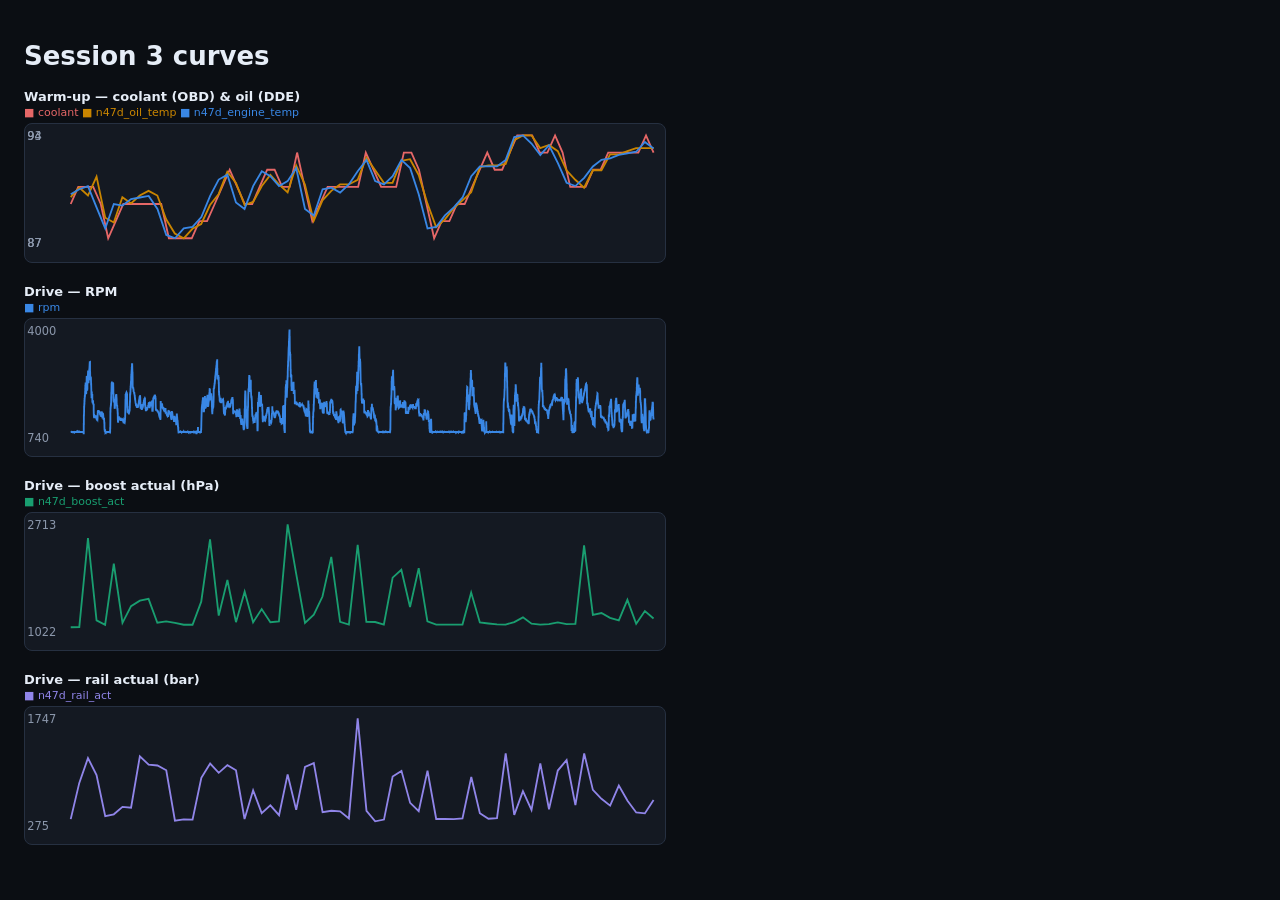
<file: drive-sessions/20260829T154836Z-session/curves.html>
<!doctype html><html><head><meta charset="utf-8">
<title>Session curves</title><style>
body{background:#0b0e13;color:#e6edf7;font:13px system-ui;padding:16px;max-width:640px}
h3{font-size:13px;margin:18px 0 2px} .legend{font-size:11px;color:#8b97ab;margin-bottom:4px}
svg{background:#141922;border:1px solid #263041;border-radius:8px}
</style></head><body><h1>Session 3 curves</h1><h3>Warm-up — coolant (OBD) & oil (DDE)</h3><div class="legend"><span style="color:#e66767">■ coolant</span>  <span style="color:#c98500">■ n47d_oil_temp</span>  <span style="color:#3987e5">■ n47d_engine_temp</span></div><svg viewBox="0 0 560 120" width="100%"><polyline fill="none" stroke="#e66767" stroke-width="1.6" points="40.0,70.0 46.6,55.0 53.1,55.0 59.7,55.0 66.3,70.0 72.8,100.0 79.4,85.0 86.0,70.0 92.5,70.0 99.1,70.0 105.8,70.0 112.5,70.0 119.2,70.0 125.9,100.0 132.6,100.0 139.3,100.0 145.9,100.0 152.6,85.0 159.3,85.0 166.0,70.0 172.5,55.0 179.1,40.0 185.7,55.0 192.3,70.0 198.8,70.0 205.3,55.0 211.9,40.0 218.4,40.0 225.0,55.0 231.6,55.0 238.1,25.0 244.7,55.0 251.4,85.0 258.1,70.0 264.8,55.0 271.5,55.0 278.1,55.0 284.8,55.0 291.5,55.0 298.2,25.0 304.9,40.0 311.6,55.0 318.1,55.0 324.8,55.0 331.5,25.0 338.1,25.0 344.7,40.0 351.3,70.0 358.0,100.0 364.6,85.0 371.3,85.0 378.0,70.0 384.7,70.0 391.3,55.0 397.9,40.0 404.5,25.0 411.0,40.0 417.5,40.0 424.1,25.0 430.7,10.0 437.2,10.0 443.8,10.0 450.4,25.0 457.1,25.0 463.8,10.0 470.4,25.0 477.1,55.0 483.8,55.0 490.5,55.0 497.2,40.0 503.7,40.0 510.3,25.0 516.9,25.0 523.5,25.0 530.1,25.0 536.7,25.0 543.4,10.0 550.0,25.0"/><text x="2" y="14" fill="#8b97ab" font-size="10">93</text><text x="2" y="108" fill="#8b97ab" font-size="10">87</text><polyline fill="none" stroke="#c98500" stroke-width="1.6" points="40.0,64.0 47.5,55.7 55.1,62.6 62.6,46.0 70.2,82.0 77.7,86.2 85.2,64.0 92.8,69.5 100.4,62.6 108.1,58.5 115.8,62.6 123.5,83.4 131.1,95.8 138.9,100.0 146.5,91.7 154.2,87.5 161.9,70.9 169.5,61.2 177.0,41.8 184.6,51.5 192.2,70.9 199.6,68.2 207.2,54.3 214.7,44.6 222.2,52.9 229.8,59.8 237.3,36.3 244.9,52.9 252.6,84.8 260.3,66.8 268.0,58.5 275.6,52.9 283.3,52.9 291.1,48.8 298.7,29.4 306.4,40.5 314.0,51.5 321.6,51.5 329.3,32.2 336.9,30.8 344.5,44.6 352.1,69.5 359.8,90.3 367.4,83.4 375.1,73.7 382.8,66.8 390.4,59.8 398.0,37.7 405.5,36.3 413.0,36.3 420.6,34.9 428.1,14.2 435.6,10.0 443.2,10.0 450.8,21.1 458.5,18.3 466.2,23.8 473.8,40.5 481.5,48.8 489.2,55.7 496.9,40.5 504.4,40.5 512.0,26.6 519.5,26.6 527.1,23.8 534.7,21.1 542.4,21.1 550.0,21.1"/><text x="2" y="14" fill="#8b97ab" font-size="10">94</text><text x="2" y="108" fill="#8b97ab" font-size="10">87</text><polyline fill="none" stroke="#3987e5" stroke-width="1.6" points="40.0,61.4 47.5,57.1 55.1,54.3 62.6,72.9 70.2,91.4 77.7,70.0 85.3,71.4 92.8,65.7 100.5,64.3 108.2,62.9 115.9,74.3 123.6,97.1 131.3,100.0 138.9,91.4 146.6,90.0 154.3,81.4 162.0,62.9 169.5,48.6 177.1,44.3 184.6,68.6 192.1,74.3 199.6,54.3 207.2,41.4 214.7,45.7 222.3,54.3 229.8,50.0 237.3,38.6 245.0,74.3 252.7,80.0 260.4,57.1 268.1,55.7 275.7,60.0 283.4,52.9 291.1,41.4 298.8,31.4 306.4,50.0 314.1,52.9 321.7,45.7 329.4,31.4 337.0,38.6 344.5,61.4 352.2,91.4 359.9,90.0 367.5,80.0 375.2,72.9 382.9,64.3 390.5,45.7 398.0,37.1 405.5,37.1 413.0,37.1 420.6,31.4 428.1,11.4 435.7,10.0 443.2,17.1 450.9,27.1 458.5,18.6 466.3,34.3 473.9,51.4 481.6,54.3 489.3,47.1 496.9,37.1 504.4,31.4 512.0,30.0 519.6,27.1 527.2,25.7 534.8,24.3 542.4,15.7 550.0,21.4"/><text x="2" y="14" fill="#8b97ab" font-size="10">94</text><text x="2" y="108" fill="#8b97ab" font-size="10">87</text></svg>
<h3>Drive — RPM</h3><div class="legend"><span style="color:#3987e5">■ rpm</span></div><svg viewBox="0 0 560 120" width="100%"><polyline fill="none" stroke="#3987e5" stroke-width="1.6" points="40.0,98.9 40.0,98.9 40.1,98.9 40.2,98.9 40.2,98.9 40.3,98.9 40.4,98.8 40.4,98.8 40.5,98.9 40.5,98.9 40.6,98.9 40.7,98.9 40.7,98.9 40.8,98.9 40.9,98.9 41.0,98.9 41.0,98.9 41.1,98.9 41.1,98.9 41.2,99.0 41.3,99.0 41.3,98.9 41.4,98.9 41.5,99.0 41.5,99.0 41.6,99.0 41.7,99.0 41.7,99.0 41.8,99.0 41.8,99.0 41.9,99.1 42.0,99.1 42.0,99.2 42.1,99.2 42.2,98.7 42.3,98.7 42.3,98.4 42.4,98.8 42.4,98.8 42.5,99.0 42.6,99.0 42.6,98.9 42.7,98.9 42.7,98.9 42.8,98.9 42.9,98.9 42.9,99.0 43.0,99.0 43.1,98.9 43.1,98.9 43.2,99.0 43.3,99.0 43.3,98.9 43.4,98.9 43.4,98.9 43.6,98.9 43.6,99.0 43.7,98.9 43.7,98.9 43.8,98.9 43.9,98.9 43.9,98.9 44.0,98.9 44.0,98.9 44.1,98.9 44.2,98.9 44.2,98.9 44.3,98.9 44.4,98.9 44.4,98.9 44.5,98.9 44.6,98.9 44.6,98.9 44.7,98.9 44.7,98.9 44.8,98.9 44.9,98.8 44.9,99.0 45.0,99.0 45.1,98.8 45.2,98.8 45.2,98.9 45.3,98.9 45.3,98.9 45.4,98.9 45.5,98.9 45.5,99.0 45.6,99.0 45.6,98.9 45.7,98.9 45.8,98.9 45.9,98.9 45.9,98.9 46.0,98.9 46.0,98.9 46.1,98.9 46.2,98.9 46.2,98.9 46.3,98.9 46.3,98.9 46.5,98.9 46.5,98.8 46.6,98.9 46.6,98.9 46.7,98.9 46.8,98.9 46.9,98.9 46.9,98.9 47.0,98.8 47.0,98.8 47.1,98.9 47.2,98.9 47.2,98.9 47.3,98.9 47.4,98.9 47.5,98.9 47.5,98.9 47.6,99.0 47.6,99.0 47.7,99.0 47.8,99.0 47.8,98.8 47.9,98.9 47.9,98.9 48.0,99.0 48.1,99.0 48.1,98.9 48.2,98.9 48.3,98.9 48.3,98.9 48.4,98.9 48.5,98.9 48.5,98.9 48.6,98.9 48.6,98.9 48.7,98.9 48.8,98.9 48.8,98.8 48.9,98.8 49.0,98.9 49.1,98.9 49.1,99.0 49.2,99.0 49.2,99.0 49.3,98.9 49.4,98.9 49.4,98.9 49.5,98.9 49.5,98.9 49.6,98.9 49.7,98.9 49.8,98.9 49.8,98.9 49.9,98.9 49.9,98.9 50.0,98.9 50.1,98.9 50.1,98.8 50.2,98.8 50.3,99.0 50.4,99.0 50.4,99.0 50.5,98.9 50.5,98.9 50.6,98.9 50.7,98.9 50.7,98.9 50.8,98.9 50.8,99.0 50.9,99.0 51.0,98.9 51.0,98.9 51.1,98.9 51.2,99.0 51.2,99.0 51.3,100.0 51.4,100.0 51.4,91.9 51.5,91.9 51.5,84.3 51.6,84.3 51.7,80.0 51.7,76.9 51.8,76.9 51.9,74.1 52.0,74.1 52.0,71.7 52.1,71.7 52.1,69.9 52.2,69.9 52.3,68.2 52.3,67.7 52.4,67.7 52.4,67.1 52.5,67.1 52.6,63.8 52.7,63.8 52.7,60.9 52.8,60.9 52.8,58.3 53.0,58.3 53.0,55.6 53.1,56.7 53.1,56.7 53.2,60.3 53.3,60.3 53.3,63.9 53.4,65.8 53.4,65.8 53.5,64.5 53.6,64.5 53.7,60.9 53.7,60.9 53.8,57.6 53.8,57.6 53.9,53.2 54.0,50.0 54.0,50.0 54.1,50.9 54.2,50.9 54.3,58.3 54.3,58.3 54.4,62.7 54.4,62.7 54.5,60.9 54.6,60.9 54.6,58.4 54.7,55.3 54.7,55.3 54.8,52.7 54.9,52.7 54.9,49.7 55.0,49.7 55.1,47.3 55.1,47.3 55.2,45.2 55.3,47.2 55.3,47.2 55.4,54.4 55.4,54.4 55.5,55.5 55.6,55.5 55.6,53.9 55.7,53.9 55.8,52.1 55.9,52.1 55.9,50.1 56.0,48.2 56.0,48.2 56.1,46.3 56.2,46.3 56.2,44.4 56.3,44.4 56.4,42.5 56.4,42.5 56.5,40.5 56.6,38.7 56.6,38.7 56.7,37.1 56.7,37.1 56.8,37.4 56.9,37.4 56.9,46.8 57.0,46.8 57.1,52.7 57.2,52.7 57.2,52.3 57.3,51.8 57.3,51.8 57.4,51.2 57.5,51.2 57.5,51.3 57.6,51.3 57.6,51.9 57.7,51.9 57.8,55.6 57.8,57.1 57.9,57.1 58.0,61.2 58.0,61.2 58.1,66.0 58.2,66.0 58.2,68.6 58.3,68.6 58.3,67.7 58.5,67.7 58.5,63.4 58.5,65.9 58.6,65.9 58.7,66.6 58.8,66.6 58.8,66.5 58.9,66.5 58.9,71.8 59.0,71.8 59.1,73.6 59.1,72.8 59.2,72.8 59.3,72.5 59.3,72.5 59.5,72.0 59.5,72.0 59.6,72.0 59.6,73.7 59.7,73.7 59.8,73.9 59.8,73.9 59.9,74.8 59.9,74.8 60.0,75.2 60.1,75.2 60.1,80.0 60.2,83.9 60.3,83.9 60.3,85.2 60.4,85.2 60.5,86.9 60.5,86.9 60.6,84.0 60.6,84.0 60.7,84.3 60.8,84.4 60.8,84.4 60.9,84.6 61.0,84.6 61.1,84.7 61.1,84.7 61.2,84.9 61.2,84.9 61.3,85.0 61.4,85.0 61.4,85.1 61.5,85.2 61.5,85.2 61.6,85.4 61.7,85.4 61.8,85.6 61.8,85.6 61.9,85.2 61.9,85.2 62.0,85.2 62.1,84.2 62.1,84.2 62.2,86.5 62.2,86.5 62.4,87.0 62.4,87.0 62.5,86.6 62.5,86.6 62.6,86.4 62.7,86.4 62.7,86.6 62.8,86.7 62.8,86.7 62.9,86.9 63.0,86.9 63.0,87.1 63.1,87.1 63.2,87.2 63.2,87.2 63.3,87.7 63.4,87.9 63.4,87.9 63.5,86.6 63.5,86.6 63.6,83.1 63.7,83.1 63.7,81.0 63.8,81.0 63.9,80.5 64.0,80.5 64.0,80.4 64.1,80.4 64.1,80.4 64.2,80.4 64.3,80.4 64.3,80.4 64.4,80.4 64.4,80.5 64.5,80.5 64.6,80.8 64.7,80.8 64.7,80.8 64.8,81.1 64.8,81.1 64.9,81.3 65.0,81.3 65.0,81.4 65.1,81.4 65.2,81.7 65.3,81.7 65.3,81.8 65.4,82.0 65.4,82.0 65.5,82.5 65.6,82.5 65.6,82.8 65.7,82.8 65.7,83.1 65.8,83.1 65.9,83.6 66.0,84.2 66.0,84.2 66.1,84.6 66.2,84.6 66.3,85.4 66.3,85.0 66.4,85.0 66.4,81.7 66.5,81.7 66.6,82.1 66.6,82.1 66.7,83.0 66.7,83.0 66.8,84.0 66.9,84.0 66.9,85.3 67.0,85.1 67.1,85.1 67.1,81.9 67.2,81.9 67.3,80.9 67.3,80.9 67.4,82.2 67.4,82.2 67.5,83.8 67.6,85.3 67.6,85.3 67.7,86.2 67.8,86.2 67.9,85.8 67.9,85.8 68.0,84.5 68.0,84.5 68.1,82.8 68.2,82.8 68.2,83.0 68.3,83.7 68.4,83.7 68.4,84.8 68.5,84.8 68.6,86.1 68.6,86.1 68.7,87.6 68.7,87.6 68.8,88.3 68.9,87.7 68.9,87.7 69.0,86.9 69.1,86.9 69.2,87.0 69.2,87.0 69.3,89.2 69.3,89.2 69.4,91.1 69.5,91.1 69.5,94.0 69.6,96.8 69.6,96.8 69.7,97.3 69.8,97.3 69.8,97.9 69.9,97.9 70.0,98.4 70.0,98.4 70.1,96.5 70.2,98.0 70.2,98.0 70.3,99.2 70.3,99.2 70.5,98.9 70.5,98.9 70.6,98.8 70.6,98.8 70.7,98.8 70.8,98.8 70.8,99.2 70.9,99.4 70.9,99.4 71.0,99.2 71.1,99.2 71.1,98.9 71.2,98.9 71.3,98.8 71.3,98.8 71.4,98.8 71.5,98.8 71.5,98.8 71.6,98.8 71.6,98.8 71.7,98.9 71.8,98.9 71.8,98.8 71.9,98.8 72.0,98.7 72.1,98.7 72.1,98.7 72.2,98.8 72.2,98.8 72.3,98.7 72.4,98.7 72.5,98.9 72.5,99.0 72.6,99.0 72.6,99.0 72.7,99.0 72.8,98.9 72.8,98.9 72.9,98.9 73.0,98.9 73.1,98.9 73.1,98.9 73.2,98.9 73.2,99.0 73.3,99.0 73.4,98.8 73.4,98.9 73.5,98.9 73.5,98.9 73.6,98.9 73.7,98.9 73.8,98.9 73.8,99.0 73.9,99.0 73.9,98.9 74.0,98.9 74.1,99.0 74.1,98.9 74.2,98.9 74.3,99.0 74.4,99.0 74.4,98.2 74.5,98.2 74.5,95.6 74.6,95.6 74.7,87.4 74.7,81.0 74.8,81.0 74.8,78.2 74.9,78.2 75.0,76.9 75.0,76.9 75.1,75.6 75.2,75.6 75.2,74.6 75.3,74.6 75.4,72.0 75.4,68.7 75.5,68.7 75.5,64.8 75.6,64.8 75.7,60.9 75.7,60.9 75.8,56.9 75.9,56.9 76.0,54.7 76.0,59.3 76.1,59.3 76.1,63.4 76.2,63.4 76.3,65.7 76.3,65.7 76.4,63.9 76.5,63.9 76.5,62.0 76.6,62.0 76.7,60.1 76.7,58.3 76.8,58.3 76.8,56.4 76.9,56.4 77.0,55.4 77.0,55.4 77.1,56.9 77.2,56.9 77.3,61.2 77.3,65.5 77.4,65.5 77.4,70.7 77.5,70.7 77.6,73.1 77.6,73.1 77.7,72.8 77.7,72.8 77.8,72.6 77.9,72.6 77.9,72.1 78.0,70.6 78.1,70.6 78.1,71.0 78.2,71.0 78.3,72.3 78.3,72.3 78.4,78.5 78.4,78.5 78.6,77.9 78.6,76.9 78.7,76.9 78.7,75.5 78.8,75.5 78.9,74.3 79.0,72.8 79.0,72.8 79.1,71.4 79.1,71.4 79.2,70.1 79.3,70.1 79.3,68.9 79.4,68.9 79.5,67.7 79.6,67.7 79.6,66.8 79.7,66.8 79.7,66.8 79.8,66.5 79.9,66.5 79.9,67.6 80.0,67.6 80.0,68.8 80.1,68.8 80.2,70.4 80.2,74.2 80.3,74.2 80.4,75.6 80.4,75.6 80.5,76.0 80.6,76.0 80.6,76.4 80.7,76.4 80.7,78.1 80.8,78.1 80.9,77.8 80.9,79.3 81.0,79.3 81.1,82.6 81.2,82.6 81.2,87.3 81.3,87.3 81.3,89.6 81.4,89.6 81.5,90.8 81.5,87.9 81.6,87.9 81.6,88.2 81.7,88.2 81.8,88.3 81.9,88.3 81.9,88.1 82.0,88.1 82.0,86.7 82.1,86.7 82.2,85.1 82.2,87.9 82.3,87.9 82.4,87.5 82.5,87.5 82.5,87.5 82.6,87.5 82.6,87.6 82.7,87.6 82.8,87.6 82.8,87.6 82.9,87.6 82.9,87.8 83.0,87.8 83.1,87.8 83.1,87.8 83.2,87.8 83.3,87.8 83.3,87.9 83.4,87.9 83.5,87.9 83.5,87.7 83.6,87.7 83.6,87.0 83.7,87.0 83.8,87.4 83.8,87.4 83.9,88.4 84.0,88.4 84.1,87.5 84.1,87.7 84.2,87.7 84.2,87.7 84.3,87.7 84.4,87.7 84.4,87.7 84.5,87.7 84.6,87.7 84.6,87.6 84.7,87.6 84.8,87.6 84.8,88.4 84.9,88.4 84.9,88.5 85.0,88.5 85.1,88.4 85.1,88.4 85.2,88.3 85.3,88.3 85.4,88.5 85.4,88.7 85.5,88.7 85.6,88.7 85.6,88.7 85.7,89.0 85.8,88.6 85.8,88.6 85.9,88.3 85.9,88.3 86.1,89.0 86.1,89.1 86.2,89.1 86.2,90.0 86.3,90.0 86.4,90.0 86.4,90.0 86.5,90.0 86.5,90.0 86.6,90.0 86.7,90.0 86.8,90.1 86.8,90.3 86.9,90.3 86.9,90.6 87.0,90.6 87.1,90.8 87.1,90.8 87.2,90.9 87.2,90.9 87.4,89.7 87.4,87.4 87.5,87.4 87.5,87.4 87.6,87.4 87.7,82.8 87.7,82.8 87.8,77.9 87.8,77.9 87.9,70.8 88.0,70.8 88.0,65.7 88.1,67.4 88.2,67.4 88.2,66.2 88.3,66.2 88.4,65.2 88.4,65.2 88.5,64.3 88.5,64.3 88.6,65.1 88.7,64.7 88.7,64.7 88.8,65.0 88.9,65.0 89.0,64.6 89.0,64.6 89.1,64.8 89.1,64.8 89.2,66.1 89.3,66.1 89.3,68.0 89.4,71.5 89.4,71.5 89.5,76.9 89.6,76.9 89.7,80.2 89.7,80.2 89.8,82.0 89.8,82.0 89.9,80.7 90.0,81.2 90.0,81.2 90.1,81.4 90.2,81.4 90.3,81.6 90.3,81.6 90.4,81.9 90.4,81.9 90.5,82.1 90.6,82.1 90.6,82.4 90.7,82.6 90.7,82.6 90.8,82.8 90.9,82.8 90.9,82.4 91.0,82.4 91.1,82.0 91.1,82.0 91.2,79.3 91.3,81.5 91.3,81.5 91.4,80.3 91.4,80.3 91.5,79.4 91.6,79.4 91.6,77.0 91.7,77.0 91.8,72.2 91.9,72.2 91.9,65.1 92.0,65.9 92.1,65.9 92.1,64.8 92.2,64.8 92.3,63.2 92.3,61.3 92.4,61.3 92.4,59.1 92.5,59.1 92.6,56.9 92.6,56.9 92.7,54.8 92.8,54.8 92.9,52.9 92.9,50.9 93.0,50.9 93.0,48.9 93.1,48.9 93.2,46.7 93.2,46.7 93.3,44.9 93.4,44.9 93.4,42.7 93.5,42.7 93.6,41.2 93.6,39.6 93.7,39.6 93.7,39.5 93.8,39.5 93.9,43.6 93.9,43.6 94.0,47.0 94.1,47.0 94.2,54.1 94.2,59.6 94.3,59.6 94.3,60.0 94.4,60.0 94.5,59.9 94.5,59.9 94.6,60.1 94.6,60.1 94.7,60.7 94.8,60.7 94.8,61.5 94.9,62.3 95.0,62.3 95.0,63.1 95.1,63.1 95.2,63.6 95.2,63.6 95.3,64.0 95.3,64.0 95.5,64.2 95.5,64.6 95.6,64.6 95.6,65.1 95.7,65.1 95.8,65.9 95.8,65.9 95.9,66.6 95.9,66.6 96.0,67.5 96.1,67.5 96.1,68.5 96.2,69.4 96.3,69.4 96.3,70.3 96.4,70.3 96.5,71.3 96.5,71.3 96.6,72.2 96.6,72.2 96.7,73.0 96.8,73.6 96.8,73.6 96.9,74.1 97.0,74.1 97.1,74.7 97.1,75.0 97.2,75.0 97.2,75.3 97.3,75.3 97.4,75.6 97.4,75.6 97.5,75.9 97.6,75.9 97.6,76.2 97.7,76.2 97.8,76.5 97.8,76.9 97.9,76.9 97.9,76.6 98.1,76.6 98.1,77.0 98.2,77.0 98.2,76.8 98.3,76.8 98.4,75.5 98.5,75.3 98.5,76.6 98.6,76.6 98.6,76.8 98.8,76.8 98.8,76.7 98.9,76.7 98.9,76.5 99.0,76.5 99.1,74.1 99.1,75.8 99.2,75.8 99.2,74.9 99.3,74.9 99.4,74.1 99.4,74.1 99.5,73.3 99.6,73.3 99.6,72.2 99.7,72.2 99.8,71.6 99.8,71.2 99.9,71.2 100.0,70.2 100.1,70.2 100.1,69.3 100.2,68.4 100.2,68.4 100.3,68.4 100.4,68.4 100.4,69.7 100.5,69.7 100.6,66.8 100.6,66.8 100.7,67.2 100.8,68.3 100.8,68.3 100.9,70.8 100.9,70.8 101.1,77.4 101.1,77.4 101.1,77.8 101.2,77.8 101.3,77.3 101.4,77.3 101.4,77.0 101.5,76.4 101.5,76.4 101.6,75.3 101.7,75.3 101.7,76.2 101.8,78.4 101.9,78.4 101.9,78.1 102.0,78.1 102.1,78.1 102.1,78.1 102.2,78.9 102.3,78.9 102.4,78.0 102.4,78.2 102.5,78.2 102.5,78.4 102.6,78.4 102.7,78.2 102.7,78.2 102.8,75.2 102.9,75.2 102.9,77.2 103.0,77.2 103.1,76.5 103.1,76.4 103.2,76.4 103.2,75.6 103.3,75.6 103.4,75.2 103.4,75.2 103.5,74.6 103.6,74.6 103.7,74.5 103.7,73.7 103.8,73.7 103.8,73.3 103.9,73.3 104.0,72.3 104.0,71.6 104.1,71.6 104.2,71.0 104.2,71.0 104.3,70.4 104.4,70.4 104.4,70.5 104.5,70.5 104.5,70.1 104.7,70.1 104.7,69.6 104.8,69.4 104.8,69.4 104.9,69.7 105.0,69.7 105.1,75.0 105.1,75.8 105.2,75.8 105.2,75.8 105.3,75.8 105.4,78.4 105.4,77.5 105.5,77.5 105.6,78.7 105.7,78.7 105.7,79.6 105.8,79.6 105.8,79.9 105.9,79.9 106.0,79.1 106.0,79.2 106.1,79.2 106.2,79.4 106.2,79.4 106.3,79.5 106.4,79.5 106.4,79.1 106.5,79.1 106.5,78.9 106.7,78.9 106.7,76.9 106.8,79.1 106.8,79.1 106.9,78.6 107.0,78.6 107.0,78.1 107.1,77.4 107.1,77.4 107.2,77.3 107.3,77.3 107.4,76.8 107.4,76.8 107.5,76.6 107.5,76.6 107.6,76.3 107.7,75.9 107.7,75.9 107.8,75.7 107.9,75.7 108.0,75.2 108.0,75.2 108.1,74.3 108.1,74.3 108.2,73.8 108.3,73.8 108.3,73.6 108.4,73.5 108.5,73.5 108.5,73.7 108.6,73.7 108.7,76.0 108.7,76.5 108.8,76.5 108.8,76.7 109.0,76.7 109.0,77.2 109.1,77.2 109.1,76.1 109.2,76.1 109.3,75.1 109.3,72.9 109.4,72.9 109.4,76.0 109.5,76.0 109.6,75.7 109.7,75.7 109.7,75.7 109.8,75.7 109.8,75.4 110.0,75.1 110.0,75.1 110.0,74.8 110.1,74.8 110.2,74.4 110.3,74.4 110.3,74.0 110.4,73.7 110.4,73.7 110.5,73.5 110.6,73.5 110.6,73.5 110.7,73.5 110.8,73.2 110.8,73.2 110.9,72.6 111.0,72.4 111.0,72.4 111.1,72.6 111.2,72.6 111.3,76.9 111.3,79.4 111.4,79.4 111.4,80.3 111.5,80.3 111.6,79.9 111.7,81.1 111.7,81.1 111.8,80.1 111.8,80.1 112.0,76.1 112.0,76.1 112.1,71.3 112.1,71.3 112.2,69.5 112.3,69.5 112.3,70.2 112.4,69.9 112.4,69.9 112.5,69.5 112.6,69.5 112.7,69.2 112.7,68.7 112.8,68.7 112.8,68.5 112.9,68.5 113.0,68.3 113.0,68.3 113.1,68.1 113.2,68.1 113.3,67.7 113.3,67.5 113.4,67.5 113.4,67.1 113.5,67.1 113.6,67.0 113.6,67.0 113.7,67.3 113.8,67.3 113.8,68.6 113.9,68.6 114.0,67.8 114.0,68.2 114.1,68.2 114.1,69.7 114.3,69.7 114.3,74.0 114.4,77.4 114.4,77.4 114.5,79.2 114.6,79.2 114.6,79.4 114.7,79.4 114.7,79.3 114.8,79.3 114.9,79.4 115.0,79.6 115.0,79.6 115.1,79.7 115.1,79.7 115.2,79.8 115.3,79.8 115.3,80.0 115.4,80.0 115.5,80.1 115.6,80.1 115.6,80.3 115.7,80.4 115.7,80.4 115.8,80.5 115.9,80.5 115.9,80.6 116.0,80.8 116.1,80.8 116.1,80.9 116.2,80.9 116.3,81.1 116.3,81.1 116.4,81.2 116.4,81.2 116.6,81.3 116.6,81.6 116.7,81.6 116.7,81.6 116.8,81.6 116.9,82.0 116.9,82.0 117.0,82.5 117.0,82.5 117.1,82.9 117.2,82.9 117.3,83.2 117.3,83.7 117.4,83.7 117.4,84.2 117.5,84.2 117.6,84.6 117.6,85.1 117.7,85.1 117.8,85.5 117.9,85.5 117.9,85.9 118.0,85.9 118.0,86.3 118.1,86.3 118.2,86.7 118.3,87.0 118.3,87.0 118.4,87.6 118.5,87.6 118.6,86.8 118.6,80.2 118.7,80.2 118.7,72.6 118.8,72.6 118.9,78.1 118.9,77.5 119.0,77.5 119.0,77.0 119.1,77.0 119.2,76.6 119.3,76.6 119.3,76.0 119.4,76.0 119.4,75.8 119.5,75.8 119.6,74.7 119.6,74.9 119.7,74.9 119.8,74.5 119.9,74.5 119.9,75.2 120.0,75.2 120.0,75.6 120.1,75.6 120.2,78.0 120.2,77.0 120.3,77.0 120.4,77.6 120.4,77.6 120.5,77.8 120.6,77.4 120.6,77.4 120.7,77.6 120.7,77.6 120.9,77.7 120.9,77.7 121.0,77.9 121.0,77.9 121.1,78.1 121.2,78.1 121.2,78.3 121.3,78.5 121.4,78.5 121.4,78.8 121.5,78.8 121.6,79.0 121.6,79.4 121.7,79.4 121.7,79.8 121.9,79.8 121.9,80.2 122.0,80.2 122.0,80.4 122.1,80.4 122.2,80.7 122.2,80.9 122.3,80.9 122.3,80.5 122.4,80.5 122.5,80.7 122.5,80.7 122.6,80.8 122.7,80.8 122.7,80.8 122.8,80.8 122.9,77.9 122.9,79.0 123.0,79.0 123.1,82.1 123.2,82.1 123.2,81.9 123.3,81.6 123.3,81.6 123.4,82.1 123.5,82.1 123.5,82.0 123.6,82.0 123.7,82.4 123.7,82.4 123.8,82.7 123.9,83.2 123.9,83.2 124.0,83.6 124.0,83.6 124.2,84.1 124.2,84.1 124.3,84.4 124.3,84.4 124.4,84.5 124.5,84.5 124.5,84.7 124.6,84.8 124.6,84.8 124.7,84.9 124.8,84.9 124.9,85.1 124.9,85.2 125.0,85.2 125.1,85.6 125.2,85.6 125.2,85.8 125.3,84.3 125.3,84.3 125.4,80.9 125.5,80.9 125.5,80.6 125.6,80.6 125.7,80.5 125.7,80.5 125.8,80.6 125.9,80.7 125.9,80.7 126.0,80.7 126.0,80.7 126.2,81.0 126.2,81.1 126.3,81.1 126.3,81.3 126.4,81.3 126.5,81.6 126.5,81.6 126.6,81.7 126.6,81.7 126.7,81.9 126.8,81.9 126.9,82.2 126.9,82.6 127.0,82.6 127.0,82.9 127.1,82.9 127.2,83.3 127.2,83.3 127.3,83.8 127.4,83.8 127.5,84.2 127.5,84.8 127.6,84.8 127.6,85.3 127.7,85.3 127.8,85.8 127.8,86.4 127.9,86.4 128.0,87.0 128.0,87.0 128.1,87.6 128.2,87.6 128.2,86.4 128.3,86.4 128.3,82.0 128.5,82.0 128.5,80.6 128.6,81.5 128.6,81.5 128.7,82.0 128.8,82.0 128.8,82.6 128.9,82.6 128.9,83.0 129.0,83.0 129.1,83.6 129.2,84.2 129.2,84.2 129.3,84.7 129.3,84.7 129.4,85.3 129.5,85.6 129.5,85.6 129.6,85.8 129.7,85.8 129.8,86.2 129.8,86.2 129.9,86.6 129.9,86.6 130.0,87.1 130.1,87.1 130.1,87.8 130.2,88.3 130.3,88.3 130.3,89.2 130.4,89.2 130.5,90.0 130.5,90.0 130.6,89.4 130.6,89.4 130.8,88.0 130.8,85.9 130.9,85.9 130.9,85.5 131.0,85.5 131.1,86.2 131.1,87.1 131.2,87.1 131.2,88.1 131.3,88.1 131.4,88.8 131.5,88.2 131.5,88.2 131.6,87.0 131.7,87.0 131.8,86.1 131.8,86.1 131.9,86.8 131.9,86.8 132.0,87.9 132.1,87.9 132.1,89.3 132.2,90.8 132.3,90.8 132.3,92.1 132.4,92.1 132.5,91.9 132.5,92.2 132.6,92.2 132.6,87.8 132.8,87.8 132.8,83.4 132.9,83.4 132.9,84.9 133.0,84.9 133.1,85.7 133.1,86.9 133.2,86.9 133.2,88.0 133.3,88.0 133.4,89.2 133.5,89.2 133.5,90.2 133.6,90.2 133.6,91.4 133.7,91.4 133.8,92.5 133.8,93.7 133.9,93.7 134.0,95.4 134.1,95.4 134.1,96.9 134.2,97.9 134.2,97.9 134.3,98.9 134.4,98.9 134.4,99.4 134.5,99.4 134.6,99.7 134.6,99.7 134.7,98.7 134.8,98.5 134.8,98.5 134.9,98.6 134.9,98.6 135.1,98.8 135.1,98.8 135.2,98.9 135.2,98.9 135.3,98.8 135.4,98.8 135.4,98.8 135.5,98.8 135.5,98.8 135.6,98.9 135.7,98.9 135.8,98.8 135.8,98.9 135.9,98.9 135.9,99.0 136.0,99.0 136.1,98.8 136.1,98.8 136.2,98.9 136.3,98.9 136.4,98.9 136.4,99.0 136.5,99.0 136.5,98.8 136.6,98.8 136.7,98.9 136.7,98.9 136.8,98.9 136.9,98.9 136.9,98.8 137.0,98.8 137.1,99.0 137.1,98.9 137.2,98.9 137.2,98.9 137.4,98.9 137.4,99.0 137.5,98.9 137.5,98.9 137.6,99.0 137.7,99.0 137.7,98.9 137.8,98.9 137.8,98.9 137.9,98.9 138.1,98.9 138.1,99.0 138.2,99.0 138.2,99.0 138.3,99.0 138.4,99.0 138.4,99.0 138.5,99.0 138.5,99.0 138.6,99.0 138.7,99.2 138.7,98.9 138.8,98.9 138.9,98.6 138.9,98.6 139.0,98.8 139.1,98.8 139.1,98.9 139.2,98.9 139.3,98.8 139.4,98.8 139.4,98.9 139.5,99.0 139.5,99.0 139.6,99.0 139.7,99.0 139.7,98.9 139.8,98.9 139.9,98.9 139.9,98.9 140.0,98.8 140.1,98.9 140.1,98.9 140.2,98.9 140.2,98.9 140.4,99.0 140.4,98.9 140.4,98.9 140.5,98.9 140.6,98.9 140.7,98.9 140.7,98.9 140.8,98.9 140.8,98.9 140.9,98.9 141.0,98.9 141.0,98.9 141.1,98.9 141.2,98.9 141.2,98.9 141.3,98.9 141.4,98.9 141.4,98.9 141.5,98.9 141.6,98.9 141.7,98.9 141.7,98.9 141.8,98.9 141.8,98.9 141.9,98.9 142.0,98.8 142.0,99.0 142.1,99.0 142.1,98.9 142.2,98.9 142.3,98.8 142.4,98.8 142.4,99.0 142.5,99.0 142.5,98.9 142.6,98.9 142.7,99.0 142.7,98.9 142.8,98.9 142.9,98.9 143.0,98.9 143.0,99.0 143.1,99.0 143.1,98.9 143.2,98.9 143.3,98.9 143.3,98.9 143.4,98.9 143.5,98.9 143.5,98.9 143.6,98.9 143.7,98.9 143.7,98.9 143.8,98.9 143.9,98.9 144.0,98.9 144.0,98.9 144.1,98.9 144.1,98.9 144.2,98.9 144.3,98.9 144.3,98.9 144.4,99.0 144.4,99.0 144.5,98.9 144.7,98.9 144.7,99.0 144.8,98.9 144.8,98.9 144.9,98.9 145.0,98.9 145.0,99.0 145.1,98.9 145.1,98.9 145.2,98.9 145.3,98.9 145.4,98.9 145.4,98.9 145.5,98.9 145.5,98.9 145.6,98.9 145.7,98.9 145.7,98.9 145.8,98.9 145.9,98.9 146.0,99.0 146.0,99.0 146.1,98.9 146.1,98.9 146.2,98.9 146.3,98.9 146.3,98.9 146.4,98.8 146.5,98.8 146.5,99.0 146.6,99.0 146.7,98.9 146.7,98.9 146.8,98.9 146.8,98.9 147.0,98.9 147.0,98.9 147.1,98.9 147.1,98.9 147.2,98.9 147.3,98.8 147.3,98.9 147.4,98.9 147.4,99.0 147.5,99.0 147.6,98.9 147.6,98.9 147.7,98.9 147.8,98.9 147.8,98.9 147.9,98.9 148.0,98.9 148.0,98.9 148.1,98.9 148.2,98.9 148.3,98.9 148.3,99.0 148.4,98.9 148.4,98.9 148.5,98.9 148.6,98.9 148.6,98.9 148.7,98.9 148.8,98.9 148.8,98.9 148.9,98.9 149.0,99.0 149.0,99.0 149.1,98.8 149.1,98.8 149.3,98.9 149.3,98.9 149.4,98.9 149.4,98.9 149.5,98.9 149.6,98.8 149.6,98.8 149.7,98.9 149.7,98.9 149.8,98.9 149.9,98.9 150.0,98.9 150.0,100.0 150.1,100.0 150.1,98.3 150.2,98.3 150.3,98.6 150.3,98.6 150.4,98.8 150.5,98.8 150.6,99.1 150.6,99.1 150.7,99.1 150.7,98.9 150.8,98.9 150.9,98.8 150.9,99.0 151.0,99.0 151.1,98.9 151.1,98.9 151.3,97.0 151.3,95.3 151.4,95.3 151.4,98.9 151.5,98.9 151.6,98.8 151.6,98.8 151.7,98.7 151.7,98.7 151.8,99.0 151.9,99.0 152.0,98.9 152.0,98.7 152.1,98.7 152.1,98.8 152.2,98.8 152.3,99.0 152.3,99.0 152.4,99.0 152.5,98.9 152.6,98.9 152.6,98.8 152.7,98.8 152.7,98.8 152.8,98.8 152.9,98.8 152.9,98.9 153.0,98.9 153.1,98.8 153.1,98.8 153.2,98.8 153.3,98.8 153.3,98.9 153.4,98.9 153.4,98.9 153.6,98.9 153.6,99.0 153.7,98.9 153.7,98.9 153.8,98.9 153.9,98.9 153.9,98.9 154.0,98.9 154.0,98.9 154.1,96.5 154.2,96.5 154.3,91.2 154.3,91.2 154.4,87.0 154.4,87.0 154.5,83.8 154.6,79.9 154.6,79.9 154.7,77.3 154.8,77.3 154.9,75.8 154.9,75.8 155.0,74.9 155.0,74.9 155.1,74.9 155.2,74.9 155.2,73.6 155.3,72.2 155.4,72.2 155.4,71.9 155.5,71.9 155.6,70.0 155.6,69.6 155.7,69.6 155.7,69.2 155.9,69.2 155.9,69.3 156.0,69.3 156.0,70.7 156.1,70.7 156.2,74.0 156.2,77.5 156.3,77.5 156.3,80.7 156.4,80.7 156.5,80.9 156.6,80.9 156.6,79.4 156.7,79.4 156.7,77.9 156.8,77.9 156.9,77.8 156.9,75.8 157.0,75.8 157.1,73.9 157.2,73.9 157.2,71.9 157.3,70.1 157.3,70.1 157.4,68.1 157.5,68.1 157.5,69.9 157.6,69.9 157.7,72.5 157.7,72.5 157.9,75.4 157.9,78.0 158.0,78.0 158.0,78.0 158.1,78.0 158.2,78.2 158.2,76.6 158.3,76.6 158.4,76.2 158.4,76.2 158.5,75.1 158.6,74.7 158.6,74.7 158.7,73.7 158.7,73.7 158.8,72.9 158.9,72.9 158.9,71.8 159.0,71.8 159.1,70.3 159.2,70.3 159.2,70.0 159.3,69.3 159.3,69.3 159.4,68.7 159.5,68.7 159.5,67.7 159.6,67.7 159.7,66.3 159.7,66.3 159.8,69.1 159.9,73.0 159.9,73.0 160.0,76.3 160.1,76.3 160.2,75.4 160.2,74.6 160.3,74.6 160.3,75.8 160.4,75.8 160.5,74.7 160.5,74.7 160.6,73.2 160.6,73.2 160.7,72.1 160.8,72.1 160.9,71.0 160.9,69.9 161.0,69.9 161.0,68.0 161.1,68.0 161.2,66.4 161.2,66.4 161.3,64.8 161.4,64.8 161.5,63.7 161.5,62.4 161.6,62.4 161.6,61.1 161.7,61.1 161.8,60.8 161.8,65.0 161.9,65.0 162.0,68.7 162.0,68.7 162.1,70.5 162.2,70.5 162.2,70.3 162.3,70.3 162.3,70.0 162.5,70.0 162.5,69.5 162.6,68.4 162.6,68.4 162.7,67.4 162.8,67.4 162.8,66.8 162.9,66.8 162.9,65.7 163.0,65.7 163.1,67.8 163.2,67.3 163.2,67.3 163.3,68.0 163.3,68.0 163.4,72.2 163.5,72.2 163.5,76.5 163.6,76.5 163.7,80.9 163.8,80.9 163.8,81.4 163.9,83.3 163.9,83.3 164.0,79.9 164.1,79.9 164.1,77.4 164.2,77.0 164.2,77.0 164.3,78.1 164.4,78.1 164.5,77.7 164.5,76.9 164.6,76.9 164.7,76.7 164.8,76.7 164.8,74.9 164.9,74.9 164.9,72.4 165.0,72.4 165.1,67.7 165.1,61.2 165.2,61.2 165.3,61.1 165.3,61.1 165.4,60.3 165.5,60.3 165.5,59.6 165.6,59.6 165.6,58.8 165.7,58.8 165.8,58.0 165.8,57.0 165.9,57.0 166.0,55.8 166.1,55.8 166.1,54.6 166.2,54.6 166.2,53.6 166.3,53.6 166.4,52.5 166.4,51.3 166.5,51.3 166.5,50.2 166.6,50.2 166.7,49.1 166.7,49.1 166.8,47.8 166.9,47.8 166.9,46.7 167.0,46.7 167.1,45.5 167.1,44.3 167.2,44.3 167.2,43.4 167.4,43.4 167.4,42.2 167.5,42.2 167.5,40.9 167.6,40.9 167.7,39.9 167.7,38.9 167.8,38.9 167.8,37.7 167.9,37.7 168.0,36.8 168.0,36.8 168.1,36.1 168.2,36.1 168.2,43.7 168.3,43.7 168.4,53.0 168.4,52.2 168.5,52.2 168.5,51.7 168.6,51.7 168.7,51.3 168.8,51.3 168.8,50.9 168.9,50.9 169.0,50.3 169.0,49.7 169.1,49.7 169.1,49.9 169.2,49.9 169.3,53.7 169.3,53.7 169.4,51.4 169.5,51.4 169.5,56.0 169.6,56.0 169.7,61.6 169.7,63.7 169.8,63.7 169.8,66.0 169.9,66.0 170.0,66.5 170.0,66.5 170.1,67.9 170.2,67.9 170.3,69.2 170.3,70.5 170.4,70.5 170.4,71.3 170.5,71.3 170.6,71.9 170.6,71.9 170.7,72.2 170.7,72.2 170.8,72.4 170.9,72.4 171.0,72.7 171.0,72.7 171.1,72.7 171.2,69.7 171.3,69.7 171.3,73.2 171.4,72.7 171.4,72.7 171.5,72.7 171.6,72.7 171.6,72.7 171.7,72.7 171.7,72.9 171.8,72.9 171.9,72.7 172.0,72.5 172.0,72.5 172.1,72.4 172.1,72.4 172.2,72.3 172.3,72.2 172.3,72.2 172.4,71.7 172.5,71.7 172.6,71.7 172.6,71.7 172.7,71.5 172.7,71.5 172.8,71.2 172.9,71.2 172.9,70.9 173.0,70.6 173.0,70.6 173.1,70.4 173.2,70.4 173.3,70.3 173.3,70.3 173.4,71.6 173.4,71.6 173.5,71.4 173.6,71.7 173.6,71.7 173.7,75.7 173.8,75.7 173.9,79.9 173.9,79.9 174.0,81.5 174.0,81.5 174.1,82.4 174.2,82.4 174.2,81.9 174.3,82.0 174.3,82.0 174.4,82.2 174.5,82.2 174.5,82.7 174.6,82.7 174.7,83.2 174.7,83.2 174.8,83.8 174.9,84.2 174.9,84.2 175.0,84.5 175.0,84.5 175.2,81.1 175.2,81.1 175.2,77.7 175.3,77.7 175.4,77.7 175.5,77.7 175.5,77.8 175.6,77.9 175.6,77.9 175.7,78.1 175.8,78.1 175.8,78.3 175.9,78.3 176.0,77.4 176.0,77.4 176.1,75.7 176.2,77.3 176.2,77.3 176.3,77.0 176.3,77.0 176.4,76.4 176.5,76.4 176.5,75.7 176.6,75.7 176.7,75.5 176.8,75.5 176.8,74.9 176.9,74.4 176.9,74.4 177.0,73.8 177.1,73.8 177.1,73.6 177.2,73.6 177.2,73.1 177.3,73.1 177.5,73.0 177.5,72.6 177.5,72.6 177.6,72.4 177.7,72.4 177.8,77.4 177.8,74.9 177.9,74.9 177.9,75.8 178.0,75.8 178.1,76.6 178.1,76.6 178.2,75.7 178.3,75.7 178.3,75.9 178.4,75.9 178.5,76.1 178.5,76.4 178.6,76.4 178.6,76.5 178.7,76.5 178.8,76.9 178.8,76.9 178.9,77.3 179.0,77.3 179.1,77.5 179.1,76.9 179.2,76.9 179.2,74.5 179.3,74.5 179.4,76.2 179.4,76.2 179.5,76.3 179.5,76.3 179.6,75.8 179.7,75.8 179.7,75.1 179.8,74.8 179.9,74.8 179.9,74.3 180.0,74.3 180.1,73.9 180.1,73.9 180.2,73.5 180.2,73.5 180.4,72.9 180.4,72.3 180.5,72.3 180.5,71.7 180.6,71.7 180.7,71.0 180.7,70.8 180.8,70.8 180.8,70.6 180.9,70.6 181.0,70.3 181.0,70.3 181.1,70.1 181.2,70.1 181.2,69.7 181.3,69.7 181.4,69.3 181.4,69.1 181.5,69.1 181.5,69.1 181.6,69.1 181.7,71.2 181.7,71.2 181.8,71.0 181.9,71.0 182.0,74.0 182.0,78.3 182.1,78.3 182.1,81.6 182.2,81.6 182.3,83.2 182.3,83.2 182.4,81.7 182.4,81.7 182.5,80.7 182.6,80.7 182.7,80.7 182.7,80.8 182.8,80.8 182.8,80.8 182.9,80.8 183.0,80.9 183.0,80.9 183.1,80.8 183.2,80.8 183.3,80.9 183.3,80.9 183.4,80.9 183.4,81.0 183.5,81.0 183.6,80.9 183.6,80.9 183.7,81.0 183.7,81.0 183.8,81.0 183.9,81.0 184.0,81.1 184.0,81.2 184.1,81.2 184.2,81.4 184.3,81.4 184.3,81.6 184.4,81.9 184.4,81.9 184.5,82.2 184.6,82.2 184.6,82.7 184.7,82.7 184.7,83.4 184.8,83.4 184.9,84.1 184.9,85.1 185.0,85.1 185.1,85.0 185.1,85.0 185.2,82.0 185.3,82.0 185.3,79.9 185.4,79.9 185.4,79.7 185.6,79.7 185.6,80.1 185.7,80.7 185.7,80.7 185.8,81.0 185.9,81.0 185.9,81.5 186.0,81.5 186.0,81.7 186.1,81.7 186.2,82.1 186.2,82.3 186.3,82.3 186.4,82.5 186.4,82.5 186.5,83.2 186.6,83.2 186.6,84.2 186.7,84.2 186.7,85.0 186.8,85.0 186.9,82.7 186.9,80.7 187.0,80.7 187.1,81.9 187.2,81.9 187.2,82.9 187.3,82.9 187.3,84.1 187.4,84.1 187.5,84.7 187.5,81.0 187.6,81.0 187.6,79.2 187.7,79.2 187.8,80.6 187.8,80.6 187.9,82.4 188.0,82.4 188.0,84.3 188.1,84.3 188.2,86.0 188.2,86.7 188.3,86.7 188.3,86.6 188.5,86.6 188.5,85.7 188.6,85.7 188.6,84.9 188.7,84.9 188.8,86.6 188.8,88.2 188.9,88.2 188.9,89.7 189.0,89.7 189.1,91.3 189.1,91.3 189.2,92.0 189.3,92.0 189.3,91.5 189.4,91.5 189.5,90.4 189.5,89.2 189.6,89.2 189.6,89.2 189.7,89.2 189.8,89.5 189.8,89.5 189.9,90.2 190.0,90.2 190.1,89.9 190.1,87.9 190.2,87.9 190.2,88.4 190.3,88.4 190.4,90.0 190.5,89.4 190.5,89.4 190.6,91.6 190.6,91.6 190.7,92.2 190.8,92.2 190.8,92.2 190.9,92.2 191.0,93.2 191.1,93.2 191.1,95.0 191.2,95.8 191.2,95.8 191.3,96.5 191.4,96.5 191.4,96.4 191.5,96.4 191.5,93.4 191.6,93.4 191.7,94.9 191.7,95.7 191.8,95.7 191.9,95.4 191.9,95.4 192.0,90.6 192.1,90.6 192.1,85.1 192.2,85.1 192.2,79.1 192.4,79.1 192.4,74.1 192.5,69.8 192.5,69.8 192.6,66.0 192.7,66.0 192.7,63.3 192.8,63.3 192.8,64.0 192.9,64.0 193.0,66.6 193.0,66.6 193.1,69.9 193.1,69.9 193.2,76.7 193.3,76.7 193.3,78.2 193.4,80.3 193.5,80.3 193.5,83.3 193.6,83.3 193.6,85.4 193.7,85.4 193.8,87.1 193.8,87.1 193.9,89.2 193.9,89.2 194.0,92.0 194.1,92.0 194.1,93.1 194.2,93.1 194.3,94.1 194.3,94.1 194.4,95.1 194.4,95.1 194.5,95.7 194.6,96.1 194.6,96.1 194.7,94.8 194.8,94.8 194.9,85.5 194.9,85.5 194.9,79.6 195.0,79.6 195.1,76.6 195.2,76.6 195.2,73.1 195.3,68.4 195.3,68.4 195.4,64.5 195.5,64.5 195.5,61.6 195.6,61.6 195.7,62.0 195.7,62.0 195.8,62.0 195.9,58.4 195.9,58.4 196.0,55.0 196.0,55.0 196.1,51.4 196.2,51.4 196.2,49.9 196.3,49.9 196.4,50.4 196.5,50.4 196.5,56.2 196.6,61.0 196.6,61.0 196.7,62.8 196.8,62.8 196.9,63.8 196.9,61.0 197.0,61.0 197.0,59.0 197.2,59.0 197.2,56.7 197.2,56.7 197.3,54.6 197.4,54.6 197.5,53.2 197.5,54.7 197.6,54.7 197.6,62.2 197.7,62.2 197.8,64.6 197.8,64.6 197.9,67.2 198.0,67.2 198.0,68.5 198.1,68.5 198.2,68.8 198.2,68.4 198.3,68.4 198.3,70.2 198.4,70.2 198.5,73.0 198.5,73.0 198.6,77.9 198.7,77.9 198.8,82.7 198.8,83.5 198.9,83.5 198.9,84.7 199.0,84.7 199.1,84.0 199.1,84.0 199.2,84.9 199.2,84.9 199.3,85.7 199.4,85.7 199.4,86.4 199.5,87.4 199.6,87.4 199.6,88.4 199.7,88.4 199.8,89.5 199.8,89.5 199.9,90.4 199.9,90.4 200.0,90.3 200.1,89.4 200.1,89.4 200.2,87.6 200.3,87.6 200.4,86.5 200.4,86.5 200.5,87.4 200.5,87.4 200.6,88.3 200.7,88.3 200.7,89.2 200.8,90.1 200.8,90.1 200.9,90.3 201.0,90.3 201.0,89.6 201.1,89.6 201.2,88.5 201.2,88.5 201.3,87.0 201.4,85.5 201.4,85.5 201.5,85.0 201.5,85.0 201.7,83.5 201.7,83.5 201.8,84.3 201.8,84.3 201.9,84.5 202.0,84.5 202.0,83.8 202.1,83.2 202.1,83.2 202.2,82.8 202.3,82.8 202.3,82.5 202.4,82.5 202.5,82.4 202.5,82.4 202.6,83.5 202.7,82.7 202.7,82.7 202.8,83.7 202.8,83.7 202.9,84.8 203.0,84.8 203.0,87.1 203.1,87.1 203.2,90.3 203.3,90.3 203.3,95.1 203.4,97.5 203.5,97.5 203.5,96.7 203.6,96.7 203.7,92.6 203.7,81.2 203.8,81.2 203.8,73.5 203.9,73.5 204.0,77.5 204.0,77.5 204.1,74.4 204.2,74.4 204.3,72.6 204.3,71.9 204.4,71.9 204.4,69.9 204.5,69.9 204.6,68.4 204.6,68.4 204.7,66.4 204.7,66.4 204.8,64.5 204.9,64.5 205.0,66.9 205.0,70.1 205.1,70.1 205.1,73.2 205.2,73.2 205.3,76.5 205.3,76.5 205.4,76.2 205.5,76.2 205.6,76.2 205.6,75.1 205.7,75.1 205.7,73.8 205.8,73.8 205.9,72.7 205.9,72.7 206.0,72.0 206.0,72.0 206.1,70.7 206.2,70.7 206.2,69.0 206.3,68.5 206.4,68.5 206.4,67.4 206.5,67.4 206.6,69.5 206.6,69.5 206.7,72.6 206.7,72.6 206.8,76.0 206.9,75.2 206.9,75.2 207.0,74.6 207.1,74.6 207.2,74.6 207.2,74.6 207.3,74.8 207.3,74.8 207.4,74.8 207.5,74.8 207.5,74.4 207.6,77.1 207.6,77.1 207.7,80.3 207.8,80.3 207.9,87.0 207.9,87.0 208.0,87.9 208.0,87.9 208.1,90.4 208.2,86.8 208.2,86.8 208.3,87.0 208.4,87.0 208.5,86.7 208.5,86.7 208.6,87.3 208.6,87.3 208.7,87.1 208.8,87.1 208.8,87.2 208.9,85.7 208.9,85.7 209.0,85.8 209.1,85.8 209.1,87.0 209.2,87.0 209.3,87.7 209.3,87.7 209.4,87.7 209.5,88.5 209.5,88.5 209.6,88.5 209.6,88.5 209.8,88.4 209.8,88.7 209.9,88.7 209.9,88.8 210.0,88.8 210.1,88.9 210.1,88.9 210.2,88.3 210.3,88.3 210.3,87.1 210.4,87.1 210.5,84.3 210.5,86.8 210.6,86.8 210.6,85.4 210.8,85.4 210.8,85.5 210.9,85.5 210.9,84.9 211.0,84.9 211.1,84.7 211.1,84.1 211.2,84.1 211.2,83.5 211.3,83.5 211.4,82.6 211.4,82.6 211.5,82.2 211.6,82.2 211.6,81.7 211.7,81.7 211.8,80.7 211.8,80.3 211.9,80.3 211.9,79.6 212.0,79.6 212.1,79.1 212.1,79.1 212.2,78.5 212.3,78.5 212.4,78.3 212.4,77.8 212.5,77.8 212.5,78.6 212.6,78.6 212.7,78.5 212.7,78.5 212.8,78.1 212.8,78.1 212.9,78.5 213.0,78.5 213.0,77.3 213.1,77.5 213.2,77.5 213.2,78.5 213.3,78.5 213.4,79.9 213.4,79.9 213.5,82.3 213.5,82.3 213.7,84.4 213.7,89.5 213.8,89.5 213.8,92.4 213.9,92.4 214.0,93.6 214.0,93.6 214.1,91.6 214.1,91.6 214.2,89.1 214.3,89.1 214.3,88.9 214.4,89.2 214.5,89.2 214.5,89.5 214.6,89.5 214.7,89.5 214.7,89.5 214.8,89.6 214.8,89.6 214.9,89.8 215.0,89.9 215.0,89.9 215.1,90.2 215.2,90.2 215.3,90.3 215.3,90.3 215.4,90.5 215.4,90.5 215.5,90.0 215.6,90.0 215.6,90.0 215.7,88.5 215.7,88.5 215.8,87.6 215.9,87.6 216.0,85.1 216.0,85.1 216.1,82.3 216.1,82.3 216.3,83.0 216.3,82.2 216.4,76.3 216.4,76.3 216.5,81.2 216.6,81.2 216.6,81.0 216.7,81.0 216.7,81.0 216.8,81.0 216.9,80.7 217.0,80.9 217.0,80.9 217.1,81.9 217.1,81.9 217.2,82.3 217.3,82.3 217.3,82.5 217.4,82.5 217.5,82.0 217.6,82.0 217.6,82.2 217.7,82.7 217.7,82.7 217.8,83.3 217.9,83.3 217.9,83.8 218.0,83.8 218.0,84.5 218.1,84.5 218.2,85.0 218.2,85.5 218.3,85.5 218.4,85.8 218.4,85.8 218.5,86.0 218.6,86.0 218.6,85.5 218.7,85.5 218.7,84.0 218.9,84.0 218.9,84.7 218.9,85.4 219.0,85.4 219.1,83.8 219.2,83.8 219.2,83.9 219.3,83.9 219.3,83.1 219.4,83.1 219.5,82.4 219.5,81.9 219.6,81.9 219.7,82.2 219.7,82.2 219.8,81.9 219.9,81.9 219.9,81.5 220.0,81.5 220.0,81.1 220.1,81.1 220.2,81.0 220.2,80.7 220.3,80.7 220.4,81.0 220.5,81.0 220.5,81.0 220.6,81.0 220.6,80.7 220.7,80.7 220.8,80.1 220.8,80.8 220.9,80.8 220.9,80.9 221.0,80.9 221.1,81.0 221.1,81.0 221.2,81.1 221.3,81.1 221.3,81.3 221.4,81.3 221.5,82.6 221.5,82.2 221.6,82.2 221.6,82.0 221.8,82.0 221.8,82.4 221.9,82.4 221.9,82.6 222.0,82.6 222.1,82.9 222.1,83.1 222.2,83.1 222.2,83.7 222.3,83.7 222.4,84.0 222.4,84.0 222.5,84.3 222.6,84.3 222.6,84.5 222.8,84.5 222.8,85.1 222.9,85.6 222.9,85.6 223.0,85.9 223.1,85.9 223.1,86.6 223.2,87.3 223.2,87.3 223.3,88.0 223.4,88.0 223.4,89.4 223.5,89.4 223.6,90.3 223.6,90.3 223.7,90.3 223.8,89.5 223.8,89.5 223.9,87.9 223.9,87.9 224.0,87.4 224.1,87.4 224.1,87.8 224.2,87.8 224.3,88.8 224.4,88.8 224.4,90.3 224.5,91.4 224.5,91.4 224.6,91.3 224.7,91.3 224.7,90.5 224.8,90.5 224.8,89.5 224.9,89.5 225.0,89.3 225.1,89.6 225.1,89.6 225.2,90.2 225.2,90.2 225.3,91.2 225.4,91.2 225.4,91.2 225.5,91.2 225.6,89.9 225.7,89.9 225.7,82.7 225.8,75.9 225.8,75.9 225.9,76.1 226.0,76.1 226.0,80.4 226.1,80.4 226.1,83.5 226.2,83.5 226.3,87.8 226.3,90.1 226.4,90.1 226.5,90.5 226.5,90.5 226.6,90.8 226.7,90.8 226.7,92.5 226.8,92.5 226.8,95.7 226.9,95.7 227.0,97.9 227.0,97.8 227.1,97.8 227.2,99.0 227.3,99.0 227.3,98.7 227.4,98.7 227.4,91.1 227.5,91.1 227.6,80.3 227.6,74.7 227.7,74.7 227.7,71.3 227.8,71.3 227.9,67.6 228.0,67.6 228.0,63.3 228.1,63.3 228.1,59.8 228.2,59.8 228.3,59.0 228.3,57.8 228.4,57.8 228.5,59.6 228.6,59.6 228.6,58.6 228.7,58.6 228.7,54.5 228.8,54.5 228.9,58.8 228.9,66.3 229.0,66.3 229.0,68.0 229.1,68.0 229.2,65.4 229.3,62.1 229.3,62.1 229.4,59.7 229.5,59.7 229.6,56.5 229.6,56.5 229.7,53.2 229.7,53.2 229.8,50.1 229.9,50.1 229.9,46.6 230.0,43.6 230.0,43.6 230.1,40.7 230.2,40.7 230.2,37.3 230.3,37.3 230.4,34.5 230.4,34.5 230.5,31.6 230.6,28.1 230.6,28.1 230.7,25.5 230.7,25.5 230.9,23.1 230.9,23.1 230.9,20.2 231.0,20.2 231.1,17.5 231.2,17.5 231.2,15.0 231.3,11.8 231.3,11.8 231.4,10.0 231.5,10.0 231.5,15.7 231.6,15.7 231.7,26.8 231.7,26.8 231.8,31.7 231.9,28.6 231.9,28.6 232.0,30.2 232.0,30.2 232.1,31.4 232.2,31.4 232.2,36.1 232.3,36.1 232.4,44.7 232.5,44.7 232.5,51.0 232.6,48.4 232.6,48.4 232.7,50.4 232.8,50.4 232.8,49.2 232.9,49.2 232.9,49.5 233.0,49.5 233.1,48.9 233.1,58.2 233.2,58.2 233.3,62.9 233.3,62.9 233.4,62.3 233.5,62.3 233.5,62.0 233.6,62.0 233.6,61.4 233.8,61.4 233.8,61.1 233.9,60.5 233.9,60.5 234.0,59.8 234.1,59.8 234.1,59.2 234.2,59.2 234.2,58.6 234.3,58.6 234.4,57.9 234.4,57.4 234.5,57.4 234.6,56.9 234.6,56.9 234.7,56.1 234.8,56.1 234.8,55.6 234.9,55.6 234.9,55.7 235.0,55.7 235.1,60.5 235.1,64.9 235.2,64.9 235.3,64.3 235.4,64.3 235.4,64.3 235.5,64.3 235.5,64.2 235.6,64.2 235.7,63.6 235.8,63.6 235.8,63.6 235.9,63.5 235.9,63.5 236.1,69.6 236.1,73.8 236.2,73.8 236.2,73.3 236.3,73.3 236.4,73.5 236.4,73.5 236.5,73.5 236.5,73.5 236.6,73.2 236.7,73.2 236.7,73.2 236.8,73.1 236.9,73.1 236.9,72.8 237.0,72.8 237.1,73.3 237.1,73.3 237.2,73.6 237.2,73.6 237.3,73.5 237.4,73.3 237.4,73.3 237.5,73.2 237.6,73.2 237.7,75.4 237.7,75.4 237.8,74.4 237.8,74.4 237.9,74.0 238.0,74.0 238.0,74.1 238.1,74.2 238.1,74.2 238.2,74.3 238.3,74.3 238.3,74.4 238.4,74.4 238.5,74.5 238.5,74.5 238.6,74.6 238.7,74.7 238.7,74.7 238.8,74.9 238.8,74.9 239.0,75.1 239.0,75.1 239.1,75.2 239.1,75.2 239.2,75.2 239.3,75.2 239.3,75.4 239.4,75.5 239.4,75.5 239.5,75.7 239.6,75.7 239.6,75.8 239.7,75.8 239.8,76.0 239.8,76.0 239.9,76.1 240.0,76.2 240.0,76.2 240.1,76.0 240.1,76.0 240.2,74.8 240.3,74.8 240.3,73.5 240.4,73.5 240.5,76.1 240.6,76.1 240.6,75.9 240.7,75.8 240.7,75.8 240.8,75.6 240.9,75.6 240.9,75.7 241.0,75.5 241.1,75.5 241.1,75.2 241.2,75.2 241.3,75.5 241.3,75.5 241.4,75.2 241.4,75.2 241.6,75.0 241.6,74.8 241.7,74.8 241.7,75.3 241.8,75.3 241.9,75.1 241.9,75.1 242.0,75.1 242.0,75.1 242.1,74.9 242.2,74.9 242.3,74.8 242.3,74.8 242.4,75.2 242.5,75.2 242.6,74.9 242.6,74.9 242.7,75.2 242.7,75.2 242.8,75.5 242.9,75.5 242.9,76.0 243.0,75.6 243.1,75.6 243.1,75.5 243.2,75.5 243.3,75.7 243.3,75.7 243.4,75.8 243.4,75.8 243.6,76.0 243.6,76.3 243.7,76.3 243.7,76.8 243.8,76.8 243.9,77.2 243.9,77.5 244.0,77.5 244.0,78.2 244.1,78.2 244.2,78.8 244.3,78.8 244.3,79.4 244.4,79.4 244.4,80.0 244.5,80.0 244.6,80.6 244.6,80.8 244.7,80.8 244.8,81.0 244.9,81.0 244.9,81.2 245.0,81.2 245.0,81.3 245.1,81.3 245.2,81.6 245.2,82.2 245.3,82.2 245.4,82.9 245.4,82.9 245.5,83.5 245.6,84.3 245.6,84.3 245.7,85.2 245.7,85.2 245.9,84.5 245.9,84.5 246.0,81.3 246.0,81.3 246.1,79.5 246.2,79.5 246.2,78.9 246.3,79.0 246.3,79.0 246.4,79.5 246.5,79.5 246.6,80.4 246.6,80.4 246.7,81.4 246.7,81.4 246.8,82.4 246.9,83.5 246.9,83.5 247.0,84.9 247.1,84.9 247.2,84.0 247.2,81.7 247.3,81.7 247.3,83.2 247.4,83.2 247.5,84.9 247.5,84.9 247.6,84.5 247.7,84.5 247.7,80.3 247.8,80.3 247.9,72.6 247.9,72.2 248.0,72.2 248.0,75.0 248.2,75.0 248.2,77.7 248.3,77.7 248.3,80.6 248.4,80.6 248.5,81.6 248.5,81.3 248.6,81.3 248.6,81.8 248.7,81.8 248.8,85.0 248.9,87.8 248.9,87.8 249.0,91.4 249.1,91.4 249.2,95.8 249.2,97.1 249.3,97.1 249.3,98.2 249.4,98.2 249.5,97.0 249.5,97.0 249.6,98.2 249.7,98.2 249.7,99.2 249.8,99.2 249.9,98.8 249.9,98.6 250.0,98.6 250.0,99.2 250.2,99.2 250.2,99.2 250.3,99.4 250.3,99.4 250.4,99.4 250.5,99.4 250.6,99.3 250.6,98.8 250.7,98.8 250.7,98.8 250.8,98.8 250.9,98.9 250.9,98.9 251.0,98.8 251.1,98.8 251.2,98.9 251.2,98.8 251.3,98.8 251.3,98.8 251.4,98.8 251.5,98.9 251.5,98.9 251.6,98.9 251.7,98.9 251.7,99.2 251.8,99.2 251.9,97.2 251.9,91.5 252.0,91.5 252.0,85.7 252.2,85.7 252.2,82.8 252.3,81.4 252.3,81.4 252.4,80.4 252.5,80.4 252.5,79.2 252.6,79.2 252.6,75.2 252.7,75.2 252.8,73.1 252.9,70.1 252.9,70.1 253.0,65.4 253.0,65.4 253.1,62.1 253.2,62.1 253.2,58.2 253.3,58.2 253.4,55.4 253.5,55.4 253.5,57.1 253.6,60.5 253.6,60.5 253.7,64.1 253.8,64.1 253.8,66.1 253.9,64.4 254.0,64.4 254.0,62.4 254.1,62.4 254.2,60.2 254.2,60.2 254.3,57.7 254.3,57.7 254.5,56.0 254.5,54.2 254.6,54.2 254.6,56.6 254.7,56.6 254.8,61.1 254.8,61.1 254.9,65.3 254.9,65.3 255.0,68.0 255.1,68.0 255.2,67.4 255.2,66.0 255.3,66.0 255.3,64.7 255.5,64.7 255.5,63.6 255.6,61.8 255.6,61.8 255.7,61.5 255.8,61.5 255.8,64.7 255.9,68.3 256.0,68.3 256.0,69.0 256.1,69.0 256.2,69.0 256.2,69.0 256.3,68.1 256.3,68.1 256.5,67.0 256.5,65.6 256.6,65.6 256.6,64.7 256.7,64.7 256.8,63.9 256.8,66.4 256.9,66.4 256.9,69.2 257.0,69.2 257.1,71.3 257.2,71.3 257.2,73.2 257.3,73.2 257.3,72.9 257.4,72.9 257.5,72.8 257.5,72.7 257.6,72.7 257.7,71.1 257.8,71.1 257.8,71.6 257.9,71.6 257.9,71.0 258.0,71.0 258.1,71.6 258.1,75.2 258.2,75.2 258.3,78.9 258.3,78.9 258.4,78.3 258.5,77.8 258.5,77.8 258.6,77.3 258.6,77.3 258.8,76.7 258.8,76.7 258.9,76.8 258.9,76.8 259.0,76.2 259.1,76.2 259.1,75.6 259.2,74.8 259.2,74.8 259.3,74.2 259.4,74.2 259.5,74.1 259.5,74.1 259.6,74.1 259.6,74.1 259.7,74.4 259.8,73.9 259.8,73.9 259.9,73.9 260.0,73.9 260.1,73.3 260.1,75.6 260.2,75.6 260.2,78.6 260.3,78.6 260.4,81.0 260.4,81.0 260.5,81.5 260.6,81.5 260.6,81.1 260.7,81.1 260.8,81.2 260.8,81.5 260.9,81.5 260.9,81.9 261.1,81.9 261.1,82.1 261.2,82.1 261.2,81.5 261.3,81.5 261.4,80.1 261.4,81.6 261.5,81.6 261.5,79.0 261.6,79.0 261.7,73.6 261.8,72.5 261.8,72.5 261.9,75.9 261.9,75.9 262.1,75.5 262.1,75.4 262.2,75.4 262.2,76.4 262.3,76.4 262.4,75.5 262.4,75.5 262.5,75.2 262.6,75.2 262.6,73.7 262.7,73.7 262.8,73.1 262.8,76.0 262.9,76.0 263.0,76.0 263.1,76.0 263.1,75.7 263.2,75.9 263.2,75.9 263.3,76.1 263.4,76.1 263.4,76.1 263.5,76.1 263.5,76.1 263.6,76.1 263.7,75.6 263.8,71.7 263.8,71.7 263.9,74.1 263.9,74.1 264.0,74.0 264.1,74.0 264.1,77.3 264.2,77.3 264.3,80.8 264.4,80.8 264.4,81.2 264.5,81.1 264.5,81.1 264.6,81.5 264.7,81.5 264.7,81.7 264.8,82.2 264.9,82.2 264.9,82.5 265.0,82.5 265.1,82.5 265.1,82.5 265.2,82.4 265.2,82.4 265.4,82.5 265.4,82.6 265.5,82.6 265.5,82.6 265.6,82.6 265.7,82.7 265.7,82.7 265.8,83.0 265.8,83.0 265.9,82.9 266.0,82.9 266.1,82.9 266.1,83.0 266.2,83.0 266.2,83.1 266.3,83.1 266.4,83.1 266.4,82.2 266.5,82.2 266.6,81.1 266.7,81.1 266.7,81.5 266.8,81.5 266.8,79.8 266.9,79.8 267.0,74.0 267.0,73.0 267.1,73.0 267.2,73.7 267.2,73.7 267.3,73.2 267.4,73.2 267.4,73.1 267.5,73.1 267.5,72.4 267.7,72.4 267.7,71.3 267.8,71.2 267.8,71.2 267.9,71.0 268.0,71.0 268.0,70.5 268.1,70.5 268.1,70.5 268.2,70.9 268.3,70.9 268.4,71.2 268.4,71.2 268.5,71.7 268.5,71.7 268.7,71.0 268.7,71.7 268.8,71.7 268.8,71.8 268.9,71.8 269.0,72.0 269.0,72.9 269.1,72.9 269.2,74.0 269.2,74.0 269.3,77.0 269.4,77.0 269.4,81.1 269.5,81.1 269.5,81.1 269.6,81.1 269.7,83.2 269.7,81.6 269.8,81.6 269.9,82.2 270.0,82.2 270.0,82.7 270.1,83.0 270.1,83.0 270.2,83.5 270.3,83.5 270.3,84.0 270.4,84.0 270.5,84.2 270.5,84.2 270.6,84.5 270.7,84.7 270.7,84.7 270.8,84.9 270.8,84.9 271.0,85.1 271.0,85.1 271.1,85.2 271.1,85.2 271.2,85.5 271.3,85.5 271.3,86.1 271.4,87.0 271.4,87.0 271.5,85.7 271.6,85.7 271.7,83.1 271.7,84.4 271.8,84.4 271.8,85.5 271.9,85.5 272.0,86.4 272.0,86.4 272.1,87.5 272.2,87.5 272.3,84.1 272.3,81.8 272.4,81.8 272.4,81.6 272.5,81.6 272.6,82.8 272.6,82.8 272.7,83.8 272.8,83.8 272.8,84.8 272.9,84.8 273.0,85.7 273.0,86.5 273.1,86.5 273.1,86.8 273.3,86.8 273.3,87.1 273.4,87.4 273.4,87.4 273.5,87.7 273.6,87.7 273.6,88.0 273.7,88.0 273.7,88.3 273.8,88.3 273.9,88.7 274.0,89.2 274.0,89.2 274.1,90.1 274.1,90.1 274.2,90.4 274.3,90.4 274.3,89.6 274.4,89.6 274.5,87.7 274.6,87.7 274.6,85.8 274.7,85.7 274.7,85.7 274.8,86.2 274.9,86.2 274.9,86.6 275.0,87.1 275.1,87.1 275.1,87.6 275.3,87.6 275.3,87.9 275.4,88.4 275.4,88.4 275.5,89.0 275.6,89.0 275.6,88.5 275.7,88.5 275.8,88.3 275.8,88.3 275.9,86.2 276.0,82.7 276.0,82.7 276.1,79.3 276.1,79.3 276.2,79.2 276.3,80.0 276.3,80.0 276.4,80.2 276.5,80.2 276.6,80.2 276.6,80.2 276.7,80.2 276.7,80.2 276.8,80.3 276.9,80.3 276.9,80.2 277.0,81.7 277.1,81.7 277.1,82.6 277.2,82.6 277.3,82.2 277.3,82.2 277.4,82.3 277.5,82.3 277.6,83.5 277.6,85.0 277.7,85.0 277.7,86.4 277.8,86.4 277.9,87.9 277.9,89.2 278.0,89.2 278.0,90.2 278.1,90.2 278.2,90.3 278.3,90.3 278.3,90.7 278.4,90.7 278.4,88.5 278.5,88.5 278.6,83.3 278.6,80.9 278.7,80.9 278.8,82.1 278.9,82.1 278.9,82.6 279.0,82.6 279.0,83.8 279.1,83.8 279.2,84.8 279.2,85.9 279.3,85.9 279.4,87.3 279.4,87.3 279.5,89.2 279.6,90.8 279.6,90.8 279.7,92.7 279.7,92.7 279.9,94.8 279.9,94.8 280.0,96.0 280.0,96.0 280.1,97.4 280.2,97.4 280.2,98.2 280.3,98.9 280.3,98.9 280.4,98.9 280.5,98.9 280.6,99.4 280.6,99.4 280.7,99.6 280.7,99.6 280.8,98.9 280.9,98.8 280.9,98.8 281.0,98.8 281.1,98.8 281.2,98.8 281.2,98.8 281.3,98.8 281.3,98.8 281.4,98.8 281.5,98.9 281.5,98.9 281.6,98.8 281.7,98.8 281.7,98.8 281.9,98.8 281.9,98.7 282.0,98.9 282.0,98.9 282.1,98.9 282.2,98.9 282.2,99.0 282.3,98.9 282.4,98.9 282.4,99.0 282.5,99.0 282.6,98.8 282.6,98.9 282.7,98.9 282.7,98.8 282.8,98.8 282.9,98.8 282.9,98.8 283.0,98.9 283.1,98.9 283.2,99.0 283.2,98.8 283.3,98.8 283.3,99.0 283.4,99.0 283.5,98.9 283.5,98.9 283.6,98.9 283.7,98.9 283.7,98.9 283.8,98.9 283.9,98.9 283.9,98.8 284.0,98.8 284.0,98.9 284.2,98.9 284.2,99.0 284.3,99.0 284.3,98.9 284.4,98.9 284.5,99.0 284.5,98.9 284.6,98.9 284.6,98.9 284.7,98.9 284.8,98.9 284.9,98.9 284.9,98.9 285.0,98.9 285.0,98.9 285.1,99.0 285.2,99.0 285.2,98.9 285.3,98.9 285.4,98.9 285.5,98.9 285.5,98.8 285.6,99.0 285.6,99.0 285.7,99.0 285.8,99.0 285.9,99.0 285.9,98.9 286.0,98.9 286.0,98.9 286.2,98.9 286.2,99.0 286.3,99.0 286.3,99.0 286.4,99.0 286.5,98.9 286.5,99.1 286.6,99.1 286.6,98.7 286.7,98.7 286.8,98.4 286.9,97.8 286.9,97.8 287.0,91.9 287.0,91.9 287.1,88.2 287.2,88.2 287.2,86.2 287.3,86.2 287.4,83.9 287.5,83.9 287.5,82.5 287.6,87.5 287.6,87.5 287.7,89.1 287.8,89.1 287.8,92.3 287.9,92.3 288.0,92.3 288.0,91.3 288.1,91.3 288.2,91.0 288.2,91.0 288.3,90.8 288.3,90.8 288.5,90.5 288.5,90.7 288.6,90.7 288.6,89.2 288.7,89.2 288.8,86.1 288.9,85.7 288.9,85.7 289.0,83.3 289.0,83.3 289.1,80.0 289.2,75.4 289.2,75.4 289.3,72.2 289.4,72.2 289.5,67.4 289.5,67.4 289.6,62.1 289.6,62.1 289.7,59.1 289.8,59.1 289.8,62.3 289.9,65.0 290.0,65.0 290.0,64.6 290.1,64.6 290.2,61.6 290.2,61.6 290.3,57.8 290.3,57.8 290.5,53.9 290.5,50.2 290.6,50.2 290.6,46.9 290.7,46.9 290.8,50.3 290.8,60.5 290.9,60.5 290.9,62.1 291.0,62.1 291.1,59.4 291.2,59.4 291.2,56.2 291.3,56.2 291.3,53.4 291.4,53.4 291.5,50.0 291.5,47.0 291.6,47.0 291.7,44.2 291.8,44.2 291.8,41.1 291.9,41.1 291.9,37.5 292.0,37.5 292.1,34.9 292.1,31.6 292.2,31.6 292.3,28.6 292.3,28.6 292.4,25.6 292.5,23.9 292.5,23.9 292.6,28.0 292.6,28.0 292.8,37.5 292.8,37.5 292.9,37.6 292.9,37.6 293.0,36.3 293.1,36.3 293.1,35.2 293.2,34.9 293.2,34.9 293.3,37.9 293.4,37.9 293.5,43.1 293.5,43.1 293.6,48.1 293.6,48.1 293.7,54.2 293.8,56.2 293.8,56.2 293.9,57.1 294.0,57.1 294.1,56.0 294.1,56.7 294.2,56.7 294.2,58.2 294.3,58.2 294.4,61.0 294.4,61.0 294.5,65.7 294.6,65.7 294.6,70.8 294.7,70.8 294.8,71.5 294.8,73.1 294.9,73.1 294.9,71.8 295.1,71.8 295.1,72.0 295.2,72.4 295.3,72.4 295.3,72.5 295.4,72.5 295.5,72.7 295.5,73.0 295.6,73.0 295.6,73.3 295.7,73.3 295.8,72.9 295.8,72.9 295.9,70.4 296.0,70.4 296.1,72.6 296.1,72.7 296.2,72.7 296.2,72.1 296.3,72.1 296.4,72.1 296.4,72.1 296.5,71.7 296.6,71.7 296.6,72.4 296.7,72.4 296.8,76.5 296.8,81.0 296.9,81.0 296.9,81.3 297.1,81.3 297.1,82.6 297.1,82.6 297.2,80.9 297.3,80.9 297.4,81.2 297.4,81.3 297.5,81.3 297.5,81.5 297.6,81.5 297.7,81.6 297.8,81.7 297.8,81.7 297.9,81.9 297.9,81.9 298.0,82.0 298.1,82.0 298.1,82.2 298.2,82.2 298.3,82.4 298.4,82.4 298.4,82.5 298.5,82.7 298.5,82.7 298.6,83.0 298.7,83.0 298.7,83.2 298.8,83.2 298.8,83.4 298.9,83.4 299.0,83.6 299.1,83.9 299.1,83.9 299.2,84.1 299.2,84.1 299.4,84.3 299.4,84.5 299.4,84.5 299.5,84.8 299.6,84.8 299.7,85.4 299.7,85.4 299.8,85.3 299.8,85.3 299.9,81.9 300.0,81.9 300.0,80.4 300.1,80.4 300.2,80.4 300.2,80.6 300.3,80.6 300.4,80.9 300.4,80.9 300.5,81.2 300.6,81.2 300.7,81.6 300.7,81.9 300.8,81.9 300.8,82.2 300.9,82.2 301.0,82.5 301.0,82.8 301.1,82.8 301.1,83.1 301.2,83.1 301.3,83.5 301.4,83.5 301.4,83.8 301.5,83.8 301.5,84.1 301.7,84.1 301.7,84.2 301.8,84.4 301.8,84.4 301.9,84.6 302.0,84.6 302.1,84.8 302.1,85.0 302.2,85.0 302.2,85.4 302.3,85.4 302.4,85.8 302.4,86.2 302.5,86.2 302.6,86.7 302.7,86.7 302.7,87.1 302.8,87.1 302.8,86.1 302.9,86.1 303.0,80.6 303.0,78.0 303.1,78.0 303.2,78.5 303.2,78.5 303.3,78.0 303.4,78.0 303.4,77.3 303.5,77.3 303.5,74.9 303.6,74.9 303.7,77.6 303.7,78.8 303.8,78.8 303.9,77.9 304.0,77.9 304.0,79.0 304.1,79.0 304.1,78.3 304.2,78.3 304.3,78.3 304.3,78.5 304.4,78.5 304.5,78.8 304.5,78.8 304.6,79.3 304.7,80.0 304.7,80.0 304.8,80.6 304.8,80.6 305.0,81.4 305.0,81.4 305.1,82.3 305.1,82.3 305.2,83.0 305.3,83.0 305.3,83.8 305.4,85.1 305.4,85.1 305.5,86.2 305.6,86.2 305.7,86.2 305.7,86.2 305.8,85.5 305.8,85.5 305.9,83.9 306.0,83.6 306.0,83.6 306.1,85.0 306.2,85.0 306.3,86.2 306.3,87.3 306.4,87.3 306.4,88.7 306.5,88.7 306.6,88.9 306.6,88.9 306.7,88.5 306.8,88.5 306.8,87.5 306.9,87.5 307.0,87.6 307.0,88.6 307.1,88.6 307.1,89.2 307.3,89.2 307.3,90.0 307.4,90.0 307.4,90.8 307.5,90.8 307.6,92.7 307.6,96.1 307.7,96.1 307.7,97.4 307.8,97.4 307.9,97.6 307.9,96.4 308.0,96.4 308.1,93.3 308.1,93.3 308.3,96.5 308.3,96.3 308.4,96.3 308.4,97.8 308.5,97.8 308.6,99.0 308.6,99.0 308.7,98.7 308.8,98.7 308.8,98.8 308.9,98.8 309.0,99.5 309.0,99.3 309.1,99.3 309.1,98.6 309.2,98.6 309.3,98.8 309.3,98.8 309.4,98.6 309.5,98.6 309.6,98.7 309.6,98.9 309.7,98.9 309.7,98.9 309.8,98.9 309.9,98.8 309.9,98.8 310.0,98.9 310.0,98.9 310.1,98.8 310.2,98.8 310.3,98.8 310.3,98.9 310.4,98.9 310.4,98.8 310.5,98.8 310.6,99.0 310.6,98.9 310.7,98.9 310.8,98.9 310.9,98.9 310.9,98.8 311.0,98.8 311.0,98.9 311.1,98.9 311.2,98.9 311.2,98.9 311.3,98.9 311.3,98.9 311.4,98.9 311.5,98.9 311.5,98.9 311.6,98.9 311.6,99.0 311.7,99.0 311.8,98.9 311.8,98.9 311.9,98.9 311.9,98.9 312.0,98.9 312.1,98.9 312.1,98.9 312.2,98.9 312.3,98.9 312.3,98.8 312.4,98.8 312.5,98.9 312.5,99.0 312.6,99.0 312.7,99.0 312.8,99.0 312.8,99.0 312.9,99.0 312.9,99.0 313.0,99.0 313.1,99.0 313.1,99.1 313.2,99.1 313.2,99.0 313.3,99.0 313.4,98.7 313.5,98.8 313.5,98.8 313.6,98.9 313.6,98.9 313.7,98.7 313.8,98.7 313.8,98.9 313.9,98.9 314.0,99.0 314.1,99.0 314.1,98.9 314.2,98.8 314.2,98.8 314.3,98.9 314.4,98.9 314.4,98.9 314.5,98.9 314.6,98.9 314.6,98.9 314.8,98.9 314.8,98.9 314.9,99.0 314.9,99.0 315.0,98.9 315.1,98.9 315.2,98.8 315.2,98.9 315.3,98.9 315.3,98.9 315.4,98.9 315.5,98.9 315.5,98.9 315.6,98.9 315.7,98.9 315.8,98.9 315.8,98.8 315.9,98.8 315.9,99.0 316.0,99.0 316.1,98.8 316.1,98.8 316.2,98.9 316.3,98.9 316.3,98.9 316.4,98.9 316.5,98.9 316.5,99.0 316.6,99.0 316.6,98.8 316.8,98.8 316.8,98.9 316.9,99.0 316.9,99.0 317.0,98.9 317.1,98.9 317.1,98.9 317.2,98.9 317.2,98.9 317.3,98.9 317.4,98.9 317.5,98.9 317.5,98.9 317.6,98.9 317.6,98.9 317.7,99.0 317.8,99.0 317.8,98.9 317.9,98.9 318.0,98.9 318.1,98.9 318.1,98.9 318.2,99.0 318.2,99.0 318.3,99.0 318.4,99.0 318.4,98.8 318.5,98.8 318.6,98.9 318.6,98.9 318.7,98.8 318.8,98.9 318.8,98.9 318.9,98.9 318.9,98.9 319.1,99.0 319.1,98.9 319.2,98.9 319.2,98.9 319.3,98.9 319.4,99.0 319.4,99.0 319.5,99.4 319.5,99.4 319.6,96.6 319.7,96.6 319.8,86.4 319.8,79.9 319.9,79.9 319.9,77.3 320.0,77.3 320.1,76.1 320.1,76.1 320.2,74.4 320.3,74.4 320.4,71.8 320.4,69.7 320.5,69.7 320.5,67.8 320.6,67.8 320.7,64.1 320.7,61.0 320.8,61.0 320.8,55.0 320.9,55.0 321.0,51.0 321.1,51.0 321.1,54.9 321.2,54.9 321.2,58.6 321.4,58.6 321.4,61.4 321.5,60.3 321.5,60.3 321.6,56.5 321.7,56.5 321.7,53.6 321.8,49.7 321.9,49.7 321.9,46.9 322.0,46.9 322.1,44.4 322.1,44.4 322.2,49.4 322.2,49.4 322.4,55.5 322.4,61.5 322.5,61.5 322.5,61.8 322.6,61.8 322.7,61.3 322.7,60.1 322.8,60.1 322.8,61.4 322.9,61.4 323.0,59.5 323.1,59.5 323.1,60.5 323.2,60.5 323.2,61.5 323.3,61.5 323.4,66.9 323.4,72.7 323.5,72.7 323.5,73.4 323.7,73.4 323.7,73.9 323.8,73.9 323.8,70.6 323.9,70.6 324.0,69.0 324.0,70.7 324.1,70.7 324.2,71.5 324.2,71.5 324.3,79.9 324.4,79.2 324.4,79.2 324.5,78.3 324.5,78.3 324.7,77.4 324.7,77.4 324.8,76.8 324.8,76.8 324.9,75.6 325.0,75.6 325.0,75.2 325.1,74.1 325.1,74.1 325.2,73.1 325.3,73.1 325.3,71.9 325.4,71.9 325.5,70.6 325.5,70.6 325.6,69.8 325.7,68.9 325.7,68.9 325.8,68.5 325.8,68.5 325.9,68.0 326.0,68.0 326.0,69.7 326.1,69.7 326.2,67.8 326.3,67.8 326.3,68.5 326.4,71.7 326.4,71.7 326.5,73.1 326.6,73.1 326.6,76.9 326.7,76.9 326.8,75.7 326.8,75.7 326.9,76.4 327.0,78.0 327.0,78.0 327.1,77.9 327.1,77.9 327.2,77.1 327.3,77.1 327.3,76.7 327.4,76.7 327.5,75.9 327.6,75.9 327.6,75.6 327.7,74.9 327.7,74.9 327.8,74.2 327.9,74.2 328.0,73.4 328.0,72.4 328.1,72.4 328.2,71.9 328.3,71.9 328.3,77.7 328.4,74.6 328.4,74.6 328.5,75.4 328.6,75.4 328.6,76.4 328.7,76.4 328.8,75.5 328.8,75.5 328.9,75.8 329.0,75.7 329.0,75.7 329.1,76.0 329.1,76.0 329.3,76.2 329.3,76.3 329.4,76.3 329.4,76.4 329.5,76.4 329.6,76.4 329.6,76.4 329.7,76.5 329.7,76.5 329.8,76.6 329.9,76.6 330.0,76.8 330.0,76.9 330.1,76.9 330.1,76.9 330.2,76.9 330.3,77.2 330.3,77.2 330.4,76.1 330.5,76.1 330.6,72.7 330.6,76.1 330.7,76.1 330.7,74.9 330.8,74.9 330.9,74.2 330.9,73.7 331.0,73.7 331.0,77.4 331.1,77.4 331.2,75.6 331.3,75.6 331.3,76.5 331.4,76.5 331.4,77.1 331.5,77.1 331.6,76.0 331.6,76.2 331.7,76.2 331.8,75.5 331.9,75.5 331.9,71.9 332.0,71.9 332.0,75.4 332.1,75.4 332.2,74.7 332.2,74.4 332.3,74.4 332.3,73.7 332.4,73.7 332.5,73.2 332.5,73.2 332.6,72.8 332.7,72.8 332.7,74.4 332.8,74.4 332.9,73.8 332.9,73.7 333.0,73.7 333.1,77.9 333.2,77.9 333.2,81.8 333.3,81.8 333.3,81.7 333.4,81.7 333.5,83.1 333.5,81.0 333.6,81.0 333.7,81.2 333.7,81.2 333.8,81.4 333.9,81.6 333.9,81.6 334.0,81.6 334.0,81.6 334.1,81.8 334.2,81.8 334.2,81.8 334.3,81.8 334.4,81.8 334.5,81.8 334.5,82.0 334.6,82.0 334.7,82.0 334.7,82.1 334.8,82.1 334.9,82.1 334.9,82.0 335.0,82.0 335.0,82.2 335.2,82.2 335.2,82.3 335.3,82.3 335.3,81.0 335.4,81.0 335.5,76.8 335.5,80.6 335.6,80.6 335.6,79.7 335.7,79.7 335.8,78.8 335.8,78.8 335.9,78.8 336.0,78.8 336.0,78.8 336.1,78.8 336.2,78.6 336.2,78.5 336.3,78.5 336.3,78.4 336.4,78.4 336.5,77.4 336.5,77.4 336.6,78.5 336.7,78.5 336.8,77.8 336.8,76.8 336.9,76.8 336.9,76.2 337.0,76.2 337.1,75.2 337.1,75.8 337.2,75.8 337.3,75.3 337.3,75.3 337.4,76.1 337.5,76.1 337.5,75.3 337.6,75.3 337.6,75.5 337.8,75.5 337.8,75.8 337.8,76.1 337.9,76.1 338.0,76.9 338.1,76.9 338.1,77.4 338.2,77.4 338.2,77.1 338.3,77.1 338.4,77.1 338.4,76.9 338.5,76.9 338.6,77.1 338.6,77.1 338.7,77.1 338.8,77.1 338.8,77.3 338.9,77.3 338.9,77.3 339.1,77.3 339.1,77.4 339.2,77.6 339.2,77.6 339.3,76.9 339.4,76.9 339.4,76.1 339.5,76.1 339.5,75.1 339.6,75.1 339.7,76.6 339.7,76.9 339.8,76.9 339.9,76.7 339.9,76.7 340.0,77.0 340.1,77.0 340.1,76.9 340.2,76.9 340.2,77.0 340.4,77.0 340.4,77.8 340.4,77.3 340.5,77.3 340.6,77.3 340.7,77.3 340.7,77.3 340.8,77.3 340.8,77.3 340.9,77.3 341.0,77.5 341.1,77.6 341.1,77.6 341.2,77.6 341.2,77.8 341.4,77.8 341.4,77.9 341.5,77.9 341.5,78.1 341.6,78.1 341.7,78.1 341.7,78.1 341.8,78.1 341.8,78.2 341.9,78.2 342.0,78.2 342.0,78.2 342.1,77.1 342.2,77.1 342.2,74.5 342.3,74.5 342.4,77.1 342.4,76.3 342.5,76.3 342.5,75.6 342.7,75.6 342.7,75.1 342.8,75.1 342.8,74.5 342.9,74.5 343.0,74.3 343.0,73.8 343.1,73.8 343.1,73.0 343.2,73.0 343.3,72.3 343.3,72.3 343.4,71.8 343.5,71.8 343.5,71.4 343.6,71.4 343.7,71.1 343.7,71.2 343.8,71.2 343.8,71.4 344.0,71.4 344.0,70.8 344.0,70.8 344.1,70.9 344.2,70.9 344.3,70.8 344.3,73.4 344.4,73.4 344.4,76.5 344.5,76.5 344.6,79.1 344.6,79.1 344.7,81.5 344.8,81.5 344.8,82.2 344.9,82.2 345.0,82.7 345.0,83.3 345.1,83.3 345.1,84.5 345.2,84.5 345.3,82.8 345.3,82.8 345.4,83.0 345.5,83.0 345.6,83.0 345.6,83.1 345.7,83.1 345.7,83.2 345.8,83.2 345.9,83.4 345.9,83.5 346.0,83.5 346.1,83.5 346.1,83.5 346.2,83.8 346.3,83.8 346.3,83.9 346.4,83.9 346.4,84.0 346.6,84.0 346.6,84.2 346.7,84.3 346.7,84.3 346.8,84.4 346.9,84.4 346.9,84.6 347.0,84.6 347.0,84.7 347.1,84.7 347.2,84.8 347.3,85.0 347.3,85.0 347.4,85.1 347.4,85.1 347.6,85.3 347.6,85.4 347.7,85.4 347.7,85.4 347.8,85.4 347.9,85.5 347.9,85.6 348.0,85.6 348.1,85.9 348.1,85.9 348.2,86.1 348.3,86.1 348.3,86.4 348.4,86.4 348.4,86.9 348.5,86.9 348.6,87.7 348.6,88.1 348.7,88.1 348.8,85.9 348.9,85.9 348.9,83.3 349.0,83.3 349.0,83.0 349.1,83.0 349.2,83.4 349.2,83.9 349.3,83.9 349.4,84.7 349.4,84.7 349.5,82.3 349.6,82.3 349.6,79.7 349.7,79.7 349.7,79.9 349.9,79.9 349.9,79.9 349.9,80.1 350.0,80.1 350.1,80.4 350.2,80.4 350.2,80.9 350.3,81.3 350.3,81.3 350.4,81.8 350.5,81.8 350.5,82.3 350.6,82.3 350.7,82.8 350.7,82.8 350.8,83.3 350.9,83.9 350.9,83.9 351.0,84.4 351.0,84.4 351.1,85.3 351.2,85.3 351.2,86.3 351.3,86.3 351.4,87.4 351.5,87.4 351.5,84.5 351.6,82.6 351.6,82.6 351.7,83.1 351.8,83.1 351.8,84.5 351.9,84.5 352.0,85.7 352.0,85.7 352.1,86.6 352.2,86.1 352.2,86.1 352.3,84.9 352.3,84.9 352.5,82.3 352.5,82.3 352.6,80.9 352.6,80.9 352.7,81.0 352.8,81.0 352.8,81.7 352.9,82.7 352.9,82.7 353.0,83.9 353.1,83.9 353.2,85.8 353.2,87.4 353.3,87.4 353.3,89.4 353.4,89.4 353.5,89.6 353.5,89.6 353.6,89.2 353.7,89.2 353.8,89.9 353.8,93.0 353.9,93.0 353.9,95.4 354.0,95.4 354.1,97.4 354.2,98.3 354.2,98.3 354.3,98.4 354.3,98.4 354.5,98.7 354.5,99.0 354.6,99.0 354.6,99.0 354.7,99.0 354.8,98.7 354.8,98.7 354.9,99.0 354.9,99.0 355.0,97.2 355.1,97.2 355.2,91.2 355.2,88.5 355.3,88.5 355.3,88.0 355.4,88.0 355.5,90.6 355.5,90.6 355.6,97.5 355.7,97.5 355.8,98.1 355.8,98.5 355.9,98.5 355.9,98.7 356.0,98.7 356.1,98.9 356.1,98.9 356.2,99.3 356.2,99.3 356.3,99.5 356.4,99.5 356.5,98.9 356.5,98.9 356.6,98.9 356.6,98.8 356.7,98.8 356.8,98.7 356.8,98.7 356.9,98.7 357.0,98.8 357.1,98.8 357.1,98.7 357.2,98.7 357.2,98.8 357.3,98.8 357.4,98.8 357.4,98.9 357.5,98.9 357.6,98.9 357.6,98.9 357.7,98.8 357.8,98.8 357.8,98.8 357.9,98.8 357.9,98.9 358.1,98.9 358.1,98.9 358.2,98.9 358.2,98.9 358.3,99.0 358.4,99.0 358.4,98.9 358.5,98.9 358.5,98.9 358.6,98.9 358.7,98.9 358.7,99.0 358.8,99.0 358.9,98.9 358.9,98.9 359.0,98.8 359.1,98.9 359.1,98.9 359.2,98.9 359.2,98.9 359.4,98.8 359.4,98.8 359.5,99.0 359.5,99.0 359.6,99.0 359.7,99.0 359.7,98.8 359.8,98.9 359.8,98.9 359.9,99.0 360.0,99.0 360.1,98.9 360.1,98.9 360.2,99.0 360.2,99.0 360.3,98.9 360.4,98.9 360.4,98.9 360.5,98.9 360.6,98.9 360.7,98.9 360.7,98.9 360.8,98.9 360.9,98.9 360.9,98.9 361.0,98.8 361.1,98.9 361.1,98.9 361.2,99.0 361.3,99.0 361.4,98.8 361.4,98.8 361.5,98.9 361.5,98.9 361.6,98.9 361.7,98.9 361.7,98.9 361.8,98.9 361.9,98.9 361.9,98.8 362.0,98.8 362.1,98.9 362.1,98.9 362.2,98.9 362.2,98.9 362.4,98.9 362.4,99.0 362.5,99.0 362.5,98.9 362.6,98.9 362.7,98.9 362.7,99.0 362.8,99.0 362.8,98.9 362.9,98.9 363.0,99.0 363.1,99.0 363.1,98.9 363.2,98.9 363.2,98.9 363.3,98.9 363.4,98.9 363.4,98.9 363.5,98.9 363.6,98.9 363.7,98.9 363.7,98.8 363.8,98.9 363.8,98.9 363.9,98.9 364.0,98.9 364.0,99.0 364.1,99.0 364.1,98.8 364.2,98.8 364.3,98.9 364.4,98.9 364.4,98.9 364.5,98.8 364.5,98.8 364.6,99.0 364.7,99.0 364.7,98.9 364.8,98.9 364.9,98.9 365.0,98.9 365.0,99.0 365.1,98.8 365.1,98.8 365.2,99.0 365.3,99.0 365.3,98.8 365.4,98.8 365.5,98.9 365.5,98.9 365.6,99.0 365.7,98.9 365.7,98.9 365.8,98.9 365.8,98.9 366.0,98.9 366.0,98.9 366.1,98.9 366.1,98.8 366.2,98.8 366.3,99.0 366.3,99.0 366.4,98.9 366.4,98.9 366.5,99.0 366.6,99.0 366.7,98.9 366.7,98.9 366.8,98.9 366.8,99.0 366.9,99.0 367.0,98.8 367.0,98.8 367.1,98.9 367.2,98.9 367.3,98.9 367.3,98.9 367.4,98.9 367.5,98.9 367.5,98.9 367.6,98.9 367.7,98.9 367.7,98.9 367.8,98.9 367.8,98.9 368.0,98.9 368.0,98.9 368.1,98.9 368.1,99.0 368.2,99.0 368.3,99.0 368.3,99.0 368.4,98.9 368.4,98.9 368.5,99.0 368.6,99.0 368.7,98.8 368.7,99.0 368.8,99.0 368.8,98.9 368.9,98.9 369.0,98.9 369.0,98.8 369.1,98.8 369.2,99.0 369.3,99.0 369.3,98.9 369.4,98.9 369.4,98.9 369.5,98.9 369.6,98.9 369.6,99.0 369.7,99.0 369.8,98.9 369.8,98.9 369.9,98.9 370.0,98.9 370.0,98.9 370.1,98.9 370.1,98.9 370.3,98.9 370.3,98.9 370.4,98.9 370.4,98.9 370.5,98.9 370.6,98.9 370.6,99.0 370.7,98.8 370.7,98.8 370.8,98.9 370.9,98.9 371.0,98.9 371.0,98.9 371.1,98.9 371.1,98.9 371.2,98.9 371.3,98.9 371.3,98.9 371.4,98.9 371.5,98.9 371.6,99.0 371.6,99.0 371.7,98.8 371.7,98.8 371.8,98.9 371.9,98.9 371.9,98.9 372.0,99.0 372.1,99.0 372.1,98.9 372.2,98.9 372.3,98.8 372.3,99.0 372.4,99.0 372.4,98.8 372.5,98.8 372.6,98.9 372.7,98.9 372.7,99.0 372.8,99.0 372.9,98.8 372.9,99.0 373.0,99.0 373.0,98.9 373.1,98.9 373.2,98.9 373.2,98.9 373.3,98.9 373.4,98.9 373.4,98.9 373.5,98.9 373.6,98.9 373.6,98.9 373.7,98.9 373.8,99.0 373.9,99.0 373.9,98.9 374.0,98.9 374.1,98.9 374.1,98.9 374.2,98.9 374.3,98.8 374.3,98.9 374.4,98.9 374.4,99.0 374.6,99.0 374.6,98.9 374.7,98.9 374.7,98.9 374.8,98.9 374.9,98.9 374.9,98.9 375.0,98.9 375.0,99.0 375.1,99.0 375.2,99.0 375.2,99.0 375.3,98.9 375.4,98.9 375.4,98.9 375.5,98.9 375.6,98.9 375.6,98.9 375.7,98.9 375.7,99.0 375.9,99.0 375.9,98.9 376.0,98.9 376.0,98.9 376.1,98.9 376.2,98.9 376.2,98.8 376.3,98.8 376.3,98.9 376.4,98.9 376.5,99.0 376.6,98.9 376.6,98.9 376.7,99.0 376.7,99.0 376.8,99.0 376.9,99.0 376.9,98.9 377.0,98.9 377.1,98.9 377.2,98.9 377.2,98.9 377.3,98.9 377.3,98.9 377.4,99.0 377.5,99.0 377.5,99.1 377.6,99.0 377.7,99.0 377.7,98.9 377.8,98.9 377.9,99.0 377.9,99.0 378.0,98.9 378.0,98.9 378.2,99.0 378.2,99.0 378.3,99.0 378.3,98.8 378.4,98.8 378.5,98.9 378.5,98.9 378.6,98.9 378.6,98.9 378.7,98.9 378.8,98.9 378.9,99.0 378.9,98.9 379.0,98.9 379.0,98.9 379.1,98.9 379.2,98.8 379.2,98.9 379.3,98.9 379.4,98.9 379.5,98.9 379.5,98.9 379.6,98.9 379.6,98.9 379.7,98.9 379.8,98.9 379.8,98.8 379.9,98.8 380.0,98.9 380.0,98.9 380.1,98.9 380.2,98.9 380.2,98.8 380.3,98.8 380.3,98.9 380.5,98.9 380.5,98.8 380.6,98.8 380.6,98.8 380.7,98.8 380.8,99.0 380.9,99.0 380.9,98.8 381.0,98.8 381.0,99.0 381.1,99.0 381.2,98.9 381.2,98.8 381.3,98.8 381.4,99.0 381.5,99.0 381.5,98.9 381.6,98.9 381.6,98.9 381.7,98.9 381.8,99.0 381.8,98.8 381.9,98.8 382.0,99.0 382.0,99.0 382.1,98.9 382.2,98.9 382.2,98.9 382.3,98.9 382.3,98.9 382.5,98.8 382.5,98.8 382.6,99.0 382.6,99.0 382.7,98.9 382.8,98.9 382.8,98.9 382.9,99.0 382.9,99.0 383.0,98.9 383.1,98.9 383.2,99.0 383.2,99.0 383.3,98.8 383.3,98.8 383.4,99.0 383.5,98.8 383.5,98.8 383.6,99.0 383.7,99.0 383.8,98.9 383.8,98.9 383.9,98.9 383.9,98.9 384.0,98.9 384.1,98.9 384.1,98.9 384.2,99.0 384.3,99.0 384.3,99.1 384.4,99.1 384.5,96.3 384.5,88.4 384.6,88.4 384.6,83.1 384.7,83.1 384.8,81.7 384.8,81.7 384.9,83.1 385.0,83.1 385.1,86.0 385.1,88.1 385.2,88.1 385.2,89.0 385.3,89.0 385.4,89.3 385.4,89.3 385.5,89.5 385.6,89.5 385.6,89.3 385.7,89.3 385.8,88.2 385.8,87.2 385.9,87.2 385.9,83.9 386.1,83.9 386.1,80.4 386.2,78.6 386.2,78.6 386.3,75.0 386.4,75.0 386.4,71.9 386.5,71.9 386.5,69.0 386.6,69.0 386.7,65.6 386.7,62.3 386.8,62.3 386.9,59.4 386.9,59.4 387.1,59.6 387.1,64.6 387.2,64.6 387.2,68.8 387.3,68.8 387.4,71.2 387.4,71.2 387.5,71.4 387.5,71.4 387.6,70.5 387.7,70.5 387.7,69.9 387.8,69.2 387.9,69.2 387.9,67.6 388.0,67.6 388.1,66.2 388.1,66.2 388.2,66.5 388.2,66.5 388.3,74.3 388.4,79.5 388.4,79.5 388.5,79.1 388.6,79.1 388.7,78.0 388.7,78.0 388.8,75.8 388.8,75.8 388.9,74.2 389.0,74.2 389.0,72.2 389.1,70.1 389.2,70.1 389.2,67.3 389.3,67.3 389.4,64.8 389.4,64.8 389.5,61.8 389.6,61.8 389.7,58.7 389.7,55.7 389.8,55.7 389.8,52.7 389.9,52.7 390.0,50.4 390.0,48.0 390.1,48.0 390.1,45.5 390.2,45.5 390.3,48.5 390.4,48.5 390.4,55.6 390.5,55.6 390.5,58.2 390.6,58.2 390.7,57.7 390.7,57.1 390.8,57.1 390.9,56.3 391.0,56.3 391.0,55.4 391.1,55.4 391.1,54.0 391.2,54.0 391.3,54.7 391.3,59.1 391.4,59.1 391.4,66.7 391.5,66.7 391.6,66.4 391.6,66.4 391.7,65.7 391.8,65.7 391.8,64.8 391.9,64.8 392.0,64.1 392.0,63.0 392.1,63.0 392.1,62.2 392.3,62.2 392.3,60.9 392.4,60.9 392.4,60.2 392.5,60.2 392.6,60.7 392.6,66.4 392.7,66.4 392.7,67.4 392.8,67.4 392.9,69.6 392.9,69.6 393.0,74.4 393.1,74.4 393.1,75.0 393.2,75.0 393.3,77.5 393.3,75.7 393.4,75.7 393.4,76.3 393.6,76.3 393.6,77.2 393.7,78.0 393.7,78.0 393.8,78.9 393.9,78.9 393.9,79.9 394.0,79.9 394.1,81.1 394.1,81.1 394.2,82.0 394.3,83.1 394.3,83.1 394.4,80.3 394.4,80.3 394.5,75.7 394.6,75.7 394.6,73.8 394.7,73.8 394.8,74.5 394.9,74.5 394.9,74.9 395.0,75.2 395.0,75.2 395.1,75.6 395.2,75.6 395.2,76.1 395.3,76.1 395.3,76.6 395.4,76.6 395.5,77.2 395.6,78.0 395.6,78.0 395.7,78.9 395.7,78.9 395.8,79.7 395.9,79.7 395.9,80.4 396.0,80.4 396.1,81.2 396.2,81.2 396.2,82.2 396.3,82.6 396.3,82.6 396.4,83.2 396.5,83.2 396.5,83.7 396.6,83.7 396.6,84.3 396.7,84.3 396.8,84.6 396.8,84.9 396.9,84.9 397.0,85.7 397.0,85.7 397.1,86.3 397.2,86.3 397.2,87.0 397.3,87.0 397.3,87.7 397.4,87.7 397.5,88.5 397.5,89.7 397.6,89.7 397.7,90.8 397.8,90.8 397.8,91.0 397.9,91.0 397.9,90.6 398.0,90.6 398.1,89.3 398.1,88.1 398.2,88.1 398.2,87.9 398.3,87.9 398.4,88.3 398.5,88.3 398.5,88.8 398.6,88.8 398.6,89.5 398.7,89.5 398.8,90.5 398.8,91.0 398.9,91.0 399.0,90.6 399.1,90.6 399.1,89.7 399.2,89.7 399.2,88.6 399.3,88.6 399.4,88.5 399.4,90.5 399.5,90.5 399.5,92.5 399.6,92.5 399.7,95.5 399.7,95.5 399.8,97.0 399.9,97.0 399.9,96.5 400.1,96.5 400.1,98.4 400.2,96.9 400.2,96.9 400.3,94.8 400.4,94.8 400.4,97.3 400.5,96.3 400.5,96.3 400.6,96.9 400.7,96.9 400.7,97.3 400.8,97.3 400.9,97.5 400.9,97.5 401.0,91.3 401.1,88.1 401.1,88.1 401.2,90.2 401.2,90.2 401.4,91.2 401.4,91.2 401.4,93.5 401.5,93.5 401.6,95.3 401.7,95.3 401.7,96.7 401.8,98.9 401.8,98.9 401.9,98.6 402.0,98.6 402.0,98.7 402.1,98.7 402.2,99.1 402.2,99.1 402.3,98.8 402.4,99.0 402.4,99.0 402.5,99.0 402.5,99.0 402.6,99.3 402.7,99.3 402.7,99.2 402.8,99.2 402.9,99.0 403.0,99.0 403.0,99.0 403.1,98.8 403.1,98.8 403.2,98.9 403.3,98.9 403.3,98.9 403.4,98.9 403.4,98.9 403.5,98.9 403.6,89.4 403.6,93.8 403.7,93.8 403.8,98.8 403.8,98.8 403.9,98.9 404.0,98.9 404.0,98.7 404.1,98.7 404.1,98.6 404.3,98.6 404.3,98.5 404.4,98.7 404.4,98.7 404.5,98.9 404.6,98.9 404.6,98.9 404.7,98.9 404.7,98.9 404.8,98.9 404.9,99.0 404.9,98.8 405.0,98.8 405.1,98.8 405.1,98.8 405.2,98.9 405.3,98.9 405.3,98.9 405.4,98.9 405.4,99.0 405.5,99.0 405.6,99.0 405.6,98.9 405.7,98.9 405.8,98.9 405.9,98.9 405.9,98.9 406.0,98.9 406.0,98.9 406.1,98.9 406.2,98.8 406.2,98.9 406.3,98.9 406.3,98.9 406.4,98.9 406.5,98.9 406.6,98.9 406.6,98.9 406.7,98.9 406.8,98.9 406.9,98.9 406.9,98.9 407.0,98.9 407.0,98.9 407.1,98.9 407.2,99.0 407.2,99.0 407.3,98.9 407.3,98.9 407.4,98.9 407.5,98.9 407.5,98.9 407.6,98.8 407.7,98.8 407.7,98.9 407.8,98.9 407.9,98.9 407.9,98.9 408.0,98.9 408.1,98.9 408.2,98.9 408.2,98.8 408.3,98.8 408.3,99.0 408.4,99.0 408.5,99.0 408.5,98.9 408.6,98.9 408.6,98.9 408.7,98.8 408.8,98.8 408.8,98.9 408.9,98.9 408.9,99.0 409.0,99.0 409.1,98.8 409.1,98.8 409.2,98.9 409.2,98.9 409.3,98.9 409.4,98.9 409.4,98.9 409.5,98.8 409.6,98.8 409.6,98.8 409.7,98.8 409.8,98.9 409.8,98.9 409.9,98.9 409.9,98.9 410.0,98.9 410.1,98.9 410.1,98.9 410.2,98.9 410.2,98.9 410.4,98.9 410.4,98.9 410.4,98.9 410.5,98.9 410.6,98.8 410.7,98.8 410.7,98.9 410.8,98.9 410.8,98.9 410.9,98.9 411.0,98.9 411.0,98.9 411.1,98.9 411.2,98.9 411.2,98.9 411.3,98.9 411.4,98.9 411.4,98.9 411.5,98.9 411.5,98.9 411.6,98.9 411.7,98.9 411.7,98.9 411.8,98.9 411.9,98.9 412.0,98.9 412.0,98.9 412.1,98.9 412.1,99.0 412.2,99.0 412.3,98.9 412.3,98.9 412.4,98.9 412.4,99.0 412.5,99.0 412.6,98.8 412.6,98.8 412.7,98.9 412.8,98.9 412.8,98.9 413.0,98.9 413.0,99.0 413.1,99.0 413.1,98.9 413.2,98.9 413.3,98.9 413.3,98.9 413.4,98.9 413.4,98.9 413.5,98.9 413.6,98.9 413.7,98.9 413.7,99.0 413.8,99.0 413.8,98.9 413.9,98.9 414.0,98.9 414.0,98.9 414.1,98.9 414.1,98.9 414.3,98.9 414.3,98.9 414.4,98.9 414.4,98.9 414.5,98.9 414.6,98.9 414.6,98.9 414.7,98.8 414.7,98.8 414.8,99.0 414.9,99.0 414.9,98.9 415.0,98.9 415.1,98.9 415.1,98.9 415.2,98.9 415.3,99.0 415.3,99.0 415.4,98.9 415.4,98.9 415.5,98.9 415.6,99.0 415.6,99.0 415.7,98.9 415.8,98.9 415.9,98.9 415.9,98.9 416.0,99.0 416.0,99.0 416.1,98.9 416.2,98.9 416.2,98.9 416.3,98.9 416.3,98.9 416.4,98.9 416.5,98.9 416.6,99.0 416.6,99.0 416.7,98.9 416.7,98.9 416.8,98.9 416.9,98.9 416.9,98.9 417.0,99.0 417.1,99.0 417.2,99.0 417.2,99.0 417.3,98.9 417.3,98.9 417.4,98.9 417.5,98.9 417.5,98.9 417.6,98.8 417.6,98.8 417.7,98.9 417.8,98.9 417.8,98.9 417.9,98.9 418.0,98.9 418.0,98.9 418.1,98.9 418.2,98.9 418.2,98.9 418.3,98.9 418.3,98.9 418.4,99.1 418.5,99.1 418.5,91.5 418.6,91.5 418.7,80.7 418.8,80.7 418.8,76.1 418.9,73.0 418.9,73.0 419.0,71.1 419.1,71.1 419.1,70.5 419.2,70.5 419.2,69.9 419.3,69.9 419.4,68.1 419.5,65.8 419.5,65.8 419.6,62.0 419.7,62.0 419.8,59.4 419.8,53.5 419.9,53.5 419.9,48.2 420.0,48.2 420.1,43.5 420.1,43.5 420.2,38.8 420.3,38.8 420.3,39.5 420.4,39.5 420.5,43.2 420.5,47.0 420.6,47.0 420.6,50.3 420.7,50.3 420.8,50.8 420.8,50.8 420.9,47.9 421.0,47.9 421.1,45.4 421.1,44.1 421.2,44.1 421.2,42.3 421.3,42.3 421.4,43.0 421.4,43.0 421.5,42.9 421.5,42.9 421.6,45.3 421.7,45.3 421.7,49.5 421.8,54.7 421.9,54.7 421.9,59.8 422.0,59.8 422.1,65.1 422.1,65.1 422.2,72.4 422.2,72.4 422.4,74.2 422.4,76.9 422.5,76.9 422.5,73.8 422.6,73.8 422.7,75.3 422.7,75.3 422.8,75.9 422.8,75.9 422.9,77.0 423.0,77.0 423.0,77.9 423.1,78.8 423.2,78.8 423.2,79.6 423.3,79.6 423.4,80.7 423.4,80.7 423.5,80.8 423.5,80.8 423.6,80.8 423.7,78.8 423.7,78.8 423.8,80.3 423.9,80.3 424.0,81.8 424.0,81.8 424.1,82.7 424.1,82.7 424.2,83.9 424.3,83.9 424.3,83.8 424.4,84.6 424.4,84.6 424.5,85.4 424.6,85.4 424.6,86.3 424.7,86.3 424.8,87.1 424.8,87.1 424.9,88.1 425.0,89.2 425.0,89.2 425.1,90.6 425.1,90.6 425.3,91.6 425.3,91.6 425.4,91.9 425.4,91.9 425.5,92.2 425.6,92.2 425.6,87.9 425.7,83.5 425.7,83.5 425.8,85.3 425.9,85.3 426.0,86.6 426.0,88.7 426.1,88.7 426.2,90.5 426.3,90.5 426.3,92.5 426.4,92.5 426.4,94.7 426.5,94.7 426.6,95.7 426.6,97.4 426.7,97.4 426.7,98.1 426.8,98.1 426.9,98.7 426.9,98.7 427.0,98.9 427.1,98.9 427.1,99.1 427.2,99.1 427.3,98.7 427.3,87.8 427.4,87.8 427.4,79.1 427.5,79.1 427.6,75.1 427.6,75.1 427.7,78.3 427.8,78.3 427.9,83.3 427.9,88.0 428.0,88.0 428.0,92.0 428.1,92.0 428.2,93.5 428.2,93.5 428.3,90.0 428.3,90.0 428.4,78.6 428.5,78.6 428.6,73.7 428.6,70.3 428.7,70.3 428.7,67.3 428.8,67.3 428.9,65.0 428.9,65.0 429.0,64.3 429.1,64.3 429.2,62.6 429.2,61.3 429.3,61.3 429.3,57.9 429.4,57.9 429.5,59.0 429.5,59.0 429.6,61.1 429.6,61.1 429.7,64.6 429.8,64.6 429.8,68.7 429.9,71.6 430.0,71.6 430.0,71.2 430.1,71.2 430.2,71.1 430.2,71.1 430.3,70.2 430.3,70.2 430.4,68.8 430.5,67.9 430.5,67.9 430.6,66.1 430.7,66.1 430.8,66.2 430.8,66.2 430.9,66.4 430.9,66.4 431.0,69.9 431.1,69.9 431.1,73.6 431.2,74.3 431.3,74.3 431.3,75.5 431.4,75.5 431.5,75.7 431.5,75.7 431.6,75.5 431.6,75.5 431.7,77.0 431.8,78.0 431.8,78.0 431.9,80.0 432.0,80.0 432.1,84.5 432.1,84.5 432.2,88.2 432.2,88.2 432.3,88.9 432.4,88.9 432.5,87.2 432.5,87.6 432.6,87.6 432.6,87.9 432.7,87.9 432.8,87.3 432.8,85.9 432.9,85.9 433.0,87.4 433.1,87.4 433.1,87.7 433.2,87.7 433.2,87.5 433.3,87.5 433.4,87.6 433.4,87.5 433.5,87.5 433.5,87.4 433.6,87.4 433.7,87.4 433.7,87.4 433.8,87.2 433.9,87.2 433.9,86.7 434.0,86.7 434.1,86.5 434.1,86.4 434.2,86.4 434.2,86.4 434.4,86.4 434.4,85.9 434.5,85.9 434.5,85.4 434.6,85.4 434.7,85.1 434.7,84.9 434.8,84.9 434.8,84.5 434.9,84.5 435.0,84.3 435.0,84.3 435.1,83.9 435.2,83.9 435.2,83.5 435.3,83.5 435.4,83.5 435.4,83.0 435.5,83.0 435.5,82.8 435.6,82.8 435.7,81.0 435.7,81.0 435.8,81.2 435.9,81.2 436.0,80.5 436.0,79.7 436.1,79.7 436.1,78.6 436.2,78.6 436.3,77.5 436.3,77.5 436.4,77.6 436.4,77.6 436.5,77.8 436.6,77.8 436.7,78.0 436.7,77.2 436.8,77.2 436.8,77.1 436.9,77.1 437.0,77.5 437.0,77.5 437.1,77.7 437.1,77.7 437.3,80.8 437.3,84.8 437.4,84.8 437.4,87.3 437.5,87.3 437.6,87.5 437.6,87.5 437.7,87.3 437.7,87.3 437.8,87.2 437.9,87.2 437.9,87.1 438.0,87.3 438.1,87.3 438.1,87.4 438.2,87.4 438.3,87.4 438.3,87.4 438.4,88.7 438.4,88.7 438.5,89.5 438.6,88.4 438.6,88.4 438.7,88.8 438.8,88.8 438.9,88.8 438.9,89.0 439.0,89.0 439.1,89.2 439.1,89.2 439.2,89.4 439.3,89.4 439.3,89.4 439.4,89.4 439.4,89.6 439.5,89.6 439.6,89.7 439.6,89.9 439.7,89.9 439.8,90.1 439.9,90.1 439.9,90.2 440.0,90.2 440.0,90.4 440.1,90.4 440.2,90.5 440.2,90.7 440.3,90.7 440.4,90.8 440.4,90.8 440.5,90.9 440.6,90.9 440.6,91.2 440.7,91.2 440.7,91.4 440.8,91.4 440.9,90.9 440.9,86.1 441.0,86.1 441.1,83.7 441.2,83.7 441.2,84.1 441.3,84.1 441.3,83.4 441.4,83.4 441.5,81.1 441.5,82.1 441.6,82.1 441.6,82.5 441.7,82.5 441.8,81.1 441.8,81.1 441.9,80.3 442.0,80.3 442.0,79.4 442.1,79.4 442.2,79.7 442.2,79.5 442.3,79.5 442.3,79.3 442.5,79.3 442.5,79.7 442.5,79.7 442.6,79.1 442.7,79.1 442.8,79.5 442.8,80.2 442.9,80.2 442.9,80.3 443.0,80.3 443.1,80.3 443.1,80.3 443.2,80.3 443.3,80.6 443.3,80.6 443.4,80.6 443.5,80.6 443.5,80.9 443.6,80.9 443.6,81.0 443.8,81.0 443.8,81.3 443.9,81.4 443.9,81.4 444.0,81.7 444.1,81.7 444.1,82.0 444.2,82.0 444.2,82.1 444.3,82.1 444.4,82.6 444.5,82.7 444.5,82.7 444.6,82.9 444.6,82.9 444.7,83.2 444.8,83.5 444.8,83.5 444.9,83.7 445.0,83.7 445.1,84.2 445.1,84.2 445.2,84.4 445.2,84.4 445.3,84.7 445.4,84.7 445.5,85.1 445.5,85.5 445.6,85.5 445.7,86.1 445.8,86.1 445.8,86.7 445.9,87.4 445.9,87.4 446.0,88.3 446.1,88.3 446.1,89.3 446.2,90.6 446.2,90.6 446.3,91.4 446.4,91.4 446.5,91.3 446.5,91.3 446.6,90.2 446.6,90.2 446.7,89.5 446.8,90.2 446.8,90.2 446.9,91.7 447.0,91.7 447.1,93.7 447.1,93.7 447.2,93.4 447.2,93.4 447.3,94.5 447.4,94.5 447.4,96.9 447.5,97.0 447.6,97.0 447.6,96.5 447.7,96.5 447.8,95.8 447.8,96.9 447.9,96.9 447.9,98.9 448.1,98.9 448.1,98.7 448.2,98.7 448.2,98.5 448.3,98.5 448.4,99.9 448.4,99.1 448.5,99.1 448.5,98.6 448.6,98.6 448.7,98.7 448.8,98.7 448.8,98.8 448.9,98.8 448.9,98.9 449.0,98.9 449.1,99.0 449.1,96.7 449.2,96.7 449.3,85.7 449.4,85.7 449.4,77.6 449.5,77.6 449.5,75.2 449.6,75.2 449.7,73.1 449.7,72.2 449.8,72.2 449.9,72.2 449.9,72.2 450.0,71.4 450.1,68.2 450.1,68.2 450.2,65.1 450.2,65.1 450.4,60.7 450.4,60.7 450.5,55.9 450.5,55.9 450.6,52.7 450.7,52.7 450.7,50.5 450.8,52.3 450.8,52.3 450.9,54.3 451.0,54.3 451.1,55.0 451.1,55.0 451.2,54.8 451.2,54.8 451.3,52.0 451.4,48.8 451.4,48.8 451.5,43.7 451.6,43.7 451.7,40.9 451.7,39.0 451.8,39.0 451.8,42.9 451.9,42.9 452.0,50.2 452.1,55.9 452.1,55.9 452.2,61.5 452.2,61.5 452.4,62.5 452.4,62.5 452.5,63.9 452.5,63.9 452.6,62.9 452.7,62.9 452.7,63.8 452.8,64.9 452.8,64.9 452.9,67.9 453.0,67.9 453.1,72.4 453.1,76.1 453.2,76.1 453.2,76.1 453.3,76.1 453.4,77.2 453.4,77.2 453.5,76.0 453.6,76.0 453.7,76.2 453.7,76.5 453.8,76.5 453.8,76.7 453.9,76.7 454.0,77.1 454.0,77.1 454.1,77.6 454.2,77.6 454.2,77.5 454.3,77.5 454.4,78.0 454.4,78.0 454.5,78.0 454.5,78.3 454.7,78.3 454.7,78.5 454.8,78.6 454.8,78.6 454.9,79.1 455.0,79.1 455.0,78.6 455.1,78.6 455.1,79.1 455.2,79.1 455.3,79.1 455.4,79.3 455.4,79.3 455.5,79.3 455.5,79.3 455.6,79.4 455.7,79.4 455.7,79.4 455.8,79.4 455.9,79.6 456.0,79.6 456.0,79.8 456.1,79.8 456.1,79.8 456.2,79.8 456.3,79.8 456.3,79.7 456.4,80.0 456.5,80.0 456.5,79.8 456.6,79.8 456.7,80.0 456.7,80.0 456.8,80.4 456.8,80.4 457.0,80.8 457.0,81.6 457.1,81.6 457.1,82.2 457.2,82.2 457.3,82.7 457.3,82.7 457.4,83.4 457.4,83.4 457.5,84.0 457.6,84.0 457.7,84.6 457.7,85.7 457.8,85.7 457.8,86.6 457.9,86.6 458.0,84.9 458.0,83.8 458.1,83.8 458.2,82.5 458.3,82.5 458.3,81.2 458.4,81.2 458.4,80.3 458.5,80.3 458.6,79.9 458.7,79.7 458.7,79.7 458.8,79.0 458.8,79.0 459.0,78.3 459.0,78.0 459.1,78.0 459.1,77.9 459.2,77.9 459.3,77.6 459.3,76.7 459.4,76.7 459.4,77.0 459.5,77.0 459.6,76.7 459.7,76.7 459.7,76.0 459.8,76.0 459.8,75.5 459.9,75.5 460.0,75.3 460.0,75.2 460.1,75.2 460.2,74.9 460.3,74.9 460.3,74.7 460.4,74.7 460.4,74.7 460.5,74.7 460.6,74.9 460.6,74.5 460.7,74.5 460.8,74.6 460.8,74.6 460.9,73.9 461.0,73.4 461.0,73.4 461.1,73.0 461.1,73.0 461.3,73.4 461.3,73.4 461.4,72.3 461.4,72.3 461.5,72.1 461.6,72.1 461.6,71.6 461.7,71.3 461.7,71.3 461.8,70.9 461.9,70.9 462.0,70.5 462.0,70.5 462.1,70.2 462.1,70.2 462.2,69.6 462.3,69.3 462.3,69.3 462.4,68.5 462.5,68.5 462.6,68.3 462.6,68.3 462.7,68.3 462.7,67.6 462.8,67.6 462.9,67.3 462.9,67.3 463.0,66.9 463.1,66.9 463.1,66.3 463.2,66.3 463.3,66.2 463.3,66.5 463.4,66.5 463.4,66.5 463.6,66.5 463.6,66.9 463.7,66.9 463.7,67.5 463.8,67.5 463.9,68.3 463.9,69.5 464.0,69.5 464.0,70.7 464.1,70.7 464.2,71.0 464.3,70.7 464.3,70.7 464.4,69.6 464.4,69.6 464.5,70.4 464.6,70.4 464.6,69.5 464.7,69.5 464.8,69.0 464.9,69.0 464.9,69.0 465.0,69.0 465.0,69.0 465.1,69.2 465.2,69.2 465.3,69.4 465.3,69.7 465.4,69.7 465.4,69.8 465.6,69.8 465.6,70.2 465.7,70.5 465.7,70.5 465.8,70.9 465.9,70.9 465.9,70.7 466.0,70.7 466.0,70.8 466.1,70.8 466.2,70.9 466.3,71.1 466.3,71.1 466.4,70.9 466.4,70.9 466.5,70.7 466.6,70.7 466.6,70.7 466.7,70.7 466.8,70.6 466.9,70.6 466.9,70.6 467.0,70.6 467.0,70.6 467.1,70.7 467.2,70.7 467.2,70.7 467.3,70.8 467.4,70.8 467.4,70.8 467.5,70.8 467.6,70.9 467.6,70.9 467.7,70.9 467.7,70.9 467.9,71.0 467.9,71.1 468.0,71.1 468.0,70.7 468.1,70.7 468.2,71.1 468.2,71.1 468.3,71.3 468.3,71.3 468.4,71.2 468.5,71.2 468.6,71.2 468.6,70.9 468.7,70.9 468.7,70.8 468.8,70.8 468.9,70.4 468.9,70.1 469.0,70.1 469.1,69.9 469.2,69.9 469.2,69.5 469.3,69.5 469.3,69.2 469.4,69.2 469.5,69.0 469.5,68.8 469.6,68.8 469.7,68.9 469.7,68.9 469.8,69.0 469.9,69.0 469.9,69.7 470.0,69.7 470.0,70.8 470.2,70.8 470.2,72.1 470.3,73.8 470.3,73.8 470.4,75.5 470.5,75.5 470.5,77.3 470.6,79.2 470.6,79.2 470.7,80.3 470.8,80.3 470.8,82.5 470.9,82.5 471.0,85.5 471.0,85.5 471.1,87.7 471.2,87.7 471.2,87.7 471.3,80.5 471.4,80.5 471.5,73.3 471.5,73.3 471.6,69.9 471.6,69.9 471.7,70.9 471.8,70.9 471.9,71.2 471.9,71.2 472.0,71.5 472.1,71.5 472.2,72.0 472.2,72.0 472.3,72.3 472.3,72.3 472.4,72.0 472.5,72.0 472.5,66.1 472.6,59.9 472.6,59.9 472.7,53.1 472.8,53.1 472.9,56.0 472.9,56.0 473.0,50.3 473.0,50.3 473.2,49.3 473.2,45.0 473.2,45.0 473.3,44.4 473.4,44.4 473.5,43.2 473.5,45.7 473.6,45.7 473.6,47.8 473.7,47.8 473.8,52.4 473.8,52.4 473.9,57.2 474.0,57.2 474.0,62.2 474.1,62.2 474.2,67.8 474.2,70.1 474.3,70.1 474.3,74.2 474.5,74.2 474.5,72.4 474.6,72.4 474.6,70.1 474.7,70.1 474.8,70.4 474.8,70.1 474.9,70.1 474.9,69.8 475.0,69.8 475.1,70.0 475.2,70.2 475.2,70.2 475.3,70.3 475.3,70.3 475.4,70.3 475.5,70.3 475.5,70.8 475.6,70.8 475.7,72.4 475.8,72.4 475.8,74.2 475.9,75.6 475.9,75.6 476.0,77.9 476.1,77.9 476.1,79.1 476.2,79.1 476.3,79.1 476.3,79.1 476.4,79.5 476.5,80.3 476.5,80.3 476.6,80.2 476.6,80.2 476.8,80.8 476.8,81.5 476.9,81.5 476.9,82.3 477.0,82.3 477.1,82.6 477.1,82.6 477.2,83.2 477.2,83.2 477.3,83.5 477.4,83.5 477.5,83.7 477.5,84.0 477.6,84.0 477.6,85.2 477.7,85.2 477.8,86.4 477.8,86.4 477.9,87.3 478.0,87.3 478.1,89.5 478.1,93.3 478.2,93.3 478.2,97.1 478.3,97.1 478.4,97.2 478.5,97.0 478.5,97.0 478.6,93.6 478.7,93.6 478.8,95.5 478.8,96.5 478.9,96.5 478.9,99.0 479.0,99.0 479.1,98.8 479.1,99.0 479.2,99.0 479.3,99.8 479.3,99.8 479.4,98.5 479.5,98.5 479.5,98.6 479.6,98.6 479.6,98.7 479.8,98.7 479.8,98.9 479.9,98.9 479.9,98.9 480.0,98.9 480.1,98.9 480.1,98.9 480.2,98.9 480.2,99.0 480.3,99.0 480.4,99.0 480.5,95.5 480.5,95.5 480.6,92.4 480.6,92.4 480.7,91.1 480.8,90.8 480.8,90.8 480.9,90.9 481.0,90.9 481.1,91.5 481.1,91.5 481.2,98.3 481.2,98.3 481.3,98.0 481.4,98.0 481.4,98.6 481.5,97.3 481.6,97.3 481.6,91.4 481.7,91.4 481.8,87.9 481.8,87.9 481.9,81.6 481.9,81.6 482.1,75.3 482.1,71.4 482.2,71.4 482.2,68.7 482.3,68.7 482.4,66.8 482.4,62.0 482.5,62.0 482.5,56.8 482.6,56.8 482.7,53.2 482.8,53.2 482.8,56.6 482.9,56.6 482.9,60.8 483.0,60.8 483.1,63.2 483.1,62.5 483.2,62.5 483.3,59.3 483.4,59.3 483.4,57.5 483.5,57.5 483.5,55.1 483.6,55.1 483.7,53.0 483.7,51.8 483.8,51.8 483.9,52.6 483.9,52.6 484.0,55.2 484.1,58.6 484.1,58.6 484.2,62.9 484.2,62.9 484.4,68.0 484.4,68.0 484.5,69.4 484.5,69.4 484.6,68.1 484.7,68.1 484.7,68.3 484.8,66.6 484.8,66.6 484.9,66.4 485.0,66.4 485.1,65.8 485.1,70.3 485.2,70.3 485.3,73.8 485.4,73.8 485.4,72.3 485.5,71.3 485.5,71.3 485.6,69.9 485.7,69.9 485.7,68.5 485.8,68.5 485.9,67.0 485.9,67.0 486.0,65.3 486.1,64.3 486.1,64.3 486.2,63.0 486.2,63.0 486.4,61.8 486.4,61.8 486.5,61.1 486.5,61.1 486.6,61.5 486.7,61.5 486.7,64.1 486.8,68.4 486.8,68.4 486.9,72.1 487.0,72.1 487.0,71.7 487.1,71.7 487.2,71.8 487.2,71.8 487.3,71.3 487.4,71.6 487.4,71.6 487.5,72.9 487.6,72.9 487.7,72.0 487.7,70.3 487.8,70.3 487.8,71.6 487.9,71.6 488.0,71.3 488.0,71.3 488.1,69.5 488.2,69.5 488.2,70.4 488.3,70.4 488.4,69.3 488.4,69.0 488.5,69.0 488.5,68.6 488.6,68.6 488.7,67.8 488.7,67.8 488.8,67.2 488.9,67.2 489.0,66.7 489.0,65.9 489.1,65.9 489.1,65.6 489.2,65.6 489.3,65.0 489.3,64.4 489.4,64.4 489.5,63.9 489.5,63.9 489.6,63.4 489.7,63.4 489.7,62.8 489.8,62.8 489.9,62.1 490.0,62.1 490.0,61.5 490.1,61.1 490.1,61.1 490.2,60.2 490.3,60.2 490.3,59.8 490.4,59.8 490.4,59.2 490.5,59.2 490.6,58.6 490.7,57.7 490.7,57.7 490.8,57.1 490.8,57.1 490.9,56.6 491.0,56.5 491.0,56.5 491.1,58.2 491.2,58.2 491.3,57.7 491.3,57.7 491.4,57.0 491.4,57.0 491.5,58.8 491.6,58.8 491.7,62.3 491.7,68.6 491.8,68.6 491.8,73.8 492.0,73.8 492.0,73.4 492.0,73.6 492.1,73.6 492.2,74.0 492.3,74.0 492.3,74.6 492.4,74.6 492.4,75.3 492.5,75.3 492.6,76.1 492.6,77.2 492.7,77.2 492.8,78.0 492.8,78.0 492.9,79.1 493.0,79.1 493.0,79.7 493.1,79.7 493.1,80.2 493.2,80.2 493.3,80.7 493.3,81.0 493.4,81.0 493.5,80.7 493.6,80.7 493.6,79.8 493.7,79.8 493.7,81.0 493.8,81.0 493.9,81.2 493.9,81.1 494.0,81.1 494.0,80.8 494.1,80.8 494.2,80.1 494.2,80.1 494.3,79.3 494.4,79.3 494.4,78.9 494.5,78.9 494.6,78.2 494.6,82.7 494.7,82.7 494.8,81.3 494.9,81.3 494.9,82.1 495.0,82.1 495.0,82.6 495.1,82.6 495.2,83.2 495.2,83.7 495.3,83.7 495.3,84.9 495.4,84.9 495.5,86.2 495.5,86.2 495.6,82.7 495.7,82.7 495.7,81.1 495.8,81.1 495.9,82.1 495.9,84.1 496.0,84.1 496.0,86.1 496.1,86.1 496.2,87.9 496.2,87.9 496.3,88.0 496.4,88.0 496.5,87.5 496.5,86.6 496.6,86.6 496.6,88.2 496.7,88.2 496.8,90.1 496.8,90.1 496.9,92.2 497.0,92.2 497.0,90.7 497.1,90.7 497.2,89.3 497.2,88.3 497.3,88.3 497.3,87.1 497.4,87.1 497.5,86.1 497.5,86.1 497.6,88.2 497.7,88.2 497.8,91.1 497.8,92.3 497.9,92.3 497.9,92.6 498.0,92.6 498.1,93.1 498.2,93.5 498.2,93.5 498.3,93.6 498.3,93.6 498.5,93.8 498.5,93.0 498.5,93.0 498.6,86.5 498.7,86.5 498.8,79.8 498.8,79.8 498.9,78.9 498.9,78.9 499.0,79.2 499.1,79.2 499.1,78.1 499.2,77.1 499.2,77.1 499.3,76.0 499.4,76.0 499.5,75.1 499.5,75.1 499.6,74.9 499.6,74.9 499.7,73.9 499.8,72.6 499.8,72.6 499.9,72.4 500.0,72.4 500.1,71.4 500.1,71.4 500.2,70.8 500.2,70.8 500.3,70.9 500.4,70.9 500.4,69.8 500.5,68.4 500.6,68.4 500.6,67.5 500.7,67.5 500.8,68.4 500.8,68.4 500.9,64.9 500.9,64.9 501.0,65.0 501.1,68.5 501.1,68.5 501.2,71.3 501.3,71.3 501.4,74.9 501.4,74.1 501.5,74.1 501.5,73.8 501.6,73.8 501.7,74.9 501.7,74.9 501.8,76.6 501.9,76.6 501.9,77.7 502.0,77.7 502.1,77.1 502.1,77.3 502.2,77.3 502.2,77.2 502.3,77.2 502.4,76.6 502.4,76.6 502.5,77.1 502.6,77.1 502.7,76.9 502.7,76.3 502.8,76.3 502.8,76.8 502.9,76.8 503.0,77.0 503.0,77.0 503.1,76.8 503.1,76.8 503.2,76.5 503.3,76.5 503.3,76.0 503.4,76.0 503.5,76.2 503.5,76.2 503.6,77.5 503.7,79.9 503.7,79.9 503.8,82.4 503.8,82.4 503.9,85.7 504.0,85.7 504.0,84.7 504.1,84.7 504.2,84.2 504.2,84.2 504.3,85.3 504.3,85.3 504.4,85.4 504.5,85.7 504.6,85.7 504.6,86.0 504.7,86.2 504.8,86.2 504.8,85.5 504.9,85.5 505.0,86.1 505.0,86.1 505.1,86.3 505.1,86.3 505.3,86.3 505.3,86.3 505.3,86.3 505.4,86.2 505.5,86.2 505.6,85.8 505.6,85.8 505.7,86.2 505.7,86.2 505.8,86.3 505.9,86.3 505.9,85.9 506.0,86.3 506.0,86.3 506.1,86.8 506.2,86.8 506.3,86.7 506.3,86.7 506.4,87.1 506.4,87.1 506.5,87.1 506.6,86.5 506.6,86.5 506.7,88.2 506.7,88.2 506.9,88.6 506.9,88.6 507.0,88.5 507.0,88.5 507.1,88.2 507.2,88.2 507.2,89.9 507.3,89.6 507.3,89.6 507.4,89.0 507.5,89.0 507.5,89.2 507.6,89.2 507.7,89.7 507.7,89.7 507.8,89.6 507.9,90.7 507.9,90.7 508.0,91.1 508.0,91.1 508.1,90.1 508.2,90.1 508.2,90.6 508.3,90.6 508.4,90.7 508.5,90.7 508.5,90.7 508.6,91.1 508.6,91.1 508.7,90.7 508.8,90.7 508.8,90.7 508.9,90.7 508.9,91.2 509.0,91.2 509.1,91.3 509.2,91.8 509.2,91.8 509.3,93.4 509.3,93.4 509.4,92.8 509.5,92.8 509.5,94.3 509.6,94.3 509.7,93.5 509.8,93.5 509.8,92.6 509.9,92.3 509.9,92.3 510.0,94.3 510.1,94.3 510.1,94.9 510.2,94.9 510.2,95.8 510.3,95.8 510.4,97.1 510.5,97.0 510.5,97.0 510.6,97.5 510.6,97.5 510.7,92.9 510.8,92.9 510.8,84.5 510.9,84.5 511.0,84.0 511.1,84.0 511.1,85.8 511.2,82.5 511.3,82.5 511.3,76.9 511.4,76.9 511.5,77.2 511.5,77.2 511.6,77.2 511.6,76.5 511.7,76.5 511.8,75.9 511.8,75.9 511.9,75.4 512.0,75.4 512.1,75.2 512.1,74.4 512.2,74.4 512.2,73.3 512.3,73.3 512.4,72.1 512.4,72.4 512.5,72.4 512.6,71.3 512.6,71.3 512.7,70.5 512.8,70.5 512.8,71.2 512.9,71.2 512.9,73.9 513.0,73.9 513.1,77.0 513.1,80.3 513.2,80.3 513.3,82.7 513.4,82.7 513.4,84.8 513.5,84.8 513.5,85.6 513.6,85.6 513.7,86.6 513.7,88.1 513.8,88.1 513.9,90.2 513.9,90.2 514.0,92.4 514.1,92.4 514.1,92.4 514.2,92.4 514.2,92.5 514.4,92.5 514.4,93.1 514.5,93.6 514.5,93.6 514.6,93.8 514.7,93.8 514.7,94.1 514.8,94.4 514.8,94.4 514.9,94.8 515.0,94.8 515.1,94.5 515.1,94.5 515.2,94.4 515.2,94.4 515.3,94.0 515.4,93.9 515.4,93.9 515.5,93.6 515.6,93.6 515.7,93.3 515.7,93.3 515.8,92.7 515.8,92.7 515.9,88.7 516.0,88.7 516.0,84.5 516.1,81.5 516.2,81.5 516.2,79.7 516.3,79.7 516.4,79.1 516.4,79.1 516.5,79.6 516.5,79.6 516.6,79.9 516.7,76.9 516.7,76.9 516.8,72.2 516.9,72.2 517.0,71.7 517.0,71.7 517.1,71.5 517.1,71.5 517.2,70.0 517.3,70.0 517.3,69.8 517.4,68.9 517.4,68.9 517.5,72.6 517.6,72.6 517.7,77.1 517.7,81.0 517.8,81.0 517.9,80.9 518.0,80.9 518.0,81.1 518.1,80.1 518.1,80.1 518.2,79.3 518.3,79.3 518.3,79.0 518.4,79.0 518.4,78.5 518.5,78.5 518.6,77.5 518.7,77.1 518.7,77.1 518.8,76.7 518.8,76.7 518.9,76.3 519.0,76.3 519.0,75.9 519.1,75.9 519.2,75.7 519.3,75.7 519.3,75.0 519.4,76.1 519.4,76.1 519.5,75.1 519.6,75.1 519.6,77.6 519.7,77.6 519.8,78.1 519.8,78.1 519.9,80.7 520.0,84.9 520.0,84.9 520.1,88.9 520.1,88.9 520.2,89.5 520.3,89.5 520.3,87.6 520.4,87.6 520.5,88.1 520.6,88.1 520.6,88.6 520.7,88.6 520.7,88.6 520.8,89.0 520.9,89.0 520.9,89.8 521.0,89.8 521.0,90.0 521.1,90.0 521.2,89.3 521.2,88.3 521.3,88.3 521.4,88.6 521.4,88.6 521.5,90.8 521.6,90.8 521.6,92.9 521.7,92.9 521.7,95.3 521.9,95.3 521.9,96.9 522.0,97.3 522.0,97.3 522.1,97.9 522.2,97.9 522.2,98.3 522.3,98.3 522.3,98.3 522.4,98.3 522.5,97.9 522.5,97.9 522.6,97.9 522.7,94.2 522.7,94.2 522.8,88.7 522.9,88.7 522.9,87.3 523.0,87.3 523.0,85.9 523.2,85.9 523.2,81.4 523.3,77.3 523.3,77.3 523.4,75.4 523.5,75.4 523.5,74.7 523.6,74.5 523.6,74.5 523.7,75.0 523.8,75.0 523.9,76.6 523.9,76.6 524.0,77.2 524.0,77.2 524.2,75.9 524.2,74.7 524.3,74.7 524.3,74.0 524.4,74.0 524.5,73.3 524.5,73.6 524.6,73.6 524.7,71.2 524.7,71.2 524.8,70.8 524.9,72.8 524.9,72.8 525.0,77.0 525.0,77.0 525.2,81.3 525.2,81.3 525.3,85.2 525.3,85.2 525.4,86.3 525.5,86.3 525.5,85.9 525.6,85.8 525.6,85.8 525.7,85.6 525.8,85.6 525.9,85.5 525.9,85.5 526.0,85.6 526.0,85.6 526.1,85.6 526.2,85.5 526.2,85.5 526.3,85.1 526.4,85.1 526.5,84.6 526.5,84.3 526.6,84.3 526.6,83.4 526.7,83.4 526.8,82.2 526.8,82.2 526.9,82.5 526.9,82.5 527.0,81.9 527.1,81.9 527.2,81.2 527.2,81.0 527.3,81.0 527.3,80.1 527.4,80.1 527.5,80.2 527.5,80.2 527.6,79.8 527.7,79.8 527.8,79.7 527.8,79.5 527.9,79.5 527.9,80.8 528.0,80.8 528.1,80.5 528.1,80.5 528.2,82.1 528.2,82.1 528.3,85.1 528.4,85.1 528.4,90.2 528.5,90.3 528.6,90.3 528.6,90.2 528.7,90.2 528.8,89.9 528.8,89.9 528.9,90.2 528.9,90.2 529.0,90.6 529.1,91.0 529.1,91.0 529.2,91.5 529.3,91.5 529.4,91.7 529.4,91.7 529.5,92.3 529.5,92.3 529.6,92.8 529.7,92.8 529.7,93.2 529.8,92.9 529.9,92.9 529.9,91.9 530.0,91.9 530.1,90.6 530.1,90.6 530.2,89.7 530.2,89.7 530.4,89.2 530.4,90.4 530.5,90.4 530.5,90.6 530.6,90.6 530.7,91.4 530.8,91.5 530.8,91.5 530.9,92.4 530.9,92.4 531.0,94.1 531.1,95.0 531.2,95.0 531.2,95.4 531.3,95.4 531.4,95.7 531.4,95.7 531.5,94.0 531.5,94.0 531.6,89.3 531.7,89.3 531.7,83.3 531.8,87.1 531.9,87.1 531.9,89.0 532.0,89.0 532.1,88.0 532.1,88.0 532.2,87.9 532.3,87.9 532.4,86.6 532.4,86.4 532.5,86.4 532.5,85.5 532.6,85.5 532.7,84.5 532.7,84.3 532.8,84.3 532.8,83.6 532.9,83.6 533.0,85.1 533.0,85.1 533.1,84.9 533.2,84.9 533.2,85.4 533.3,85.4 533.4,87.2 533.4,88.1 533.5,88.1 533.5,89.1 533.7,89.1 533.7,88.9 533.8,88.9 533.8,89.2 533.9,89.2 534.0,89.5 534.0,88.7 534.1,88.7 534.1,85.6 534.2,85.6 534.3,82.5 534.3,82.5 534.4,77.5 534.5,77.5 534.5,72.8 534.6,72.8 534.7,70.1 534.7,68.4 534.8,68.4 534.8,67.1 535.0,67.1 535.0,65.5 535.1,65.5 535.1,64.0 535.2,64.0 535.3,63.0 535.3,60.3 535.4,60.3 535.4,56.7 535.5,56.7 535.6,53.4 535.6,53.4 535.7,51.8 535.8,51.8 535.8,52.7 535.9,52.7 536.0,56.8 536.0,61.6 536.1,61.6 536.2,66.4 536.3,66.4 536.3,65.6 536.4,64.3 536.4,64.3 536.5,62.7 536.6,62.7 536.6,61.1 536.7,61.1 536.7,59.4 536.8,59.4 536.9,57.7 537.0,57.3 537.0,57.3 537.1,60.2 537.1,60.2 537.3,64.0 537.3,64.3 537.4,64.3 537.4,64.3 537.5,64.3 537.6,63.0 537.7,62.3 537.7,62.3 537.8,62.5 537.8,62.5 537.9,61.0 538.0,61.0 538.0,61.3 538.1,61.3 538.2,63.3 538.3,63.3 538.3,66.9 538.4,71.1 538.4,71.1 538.5,72.0 538.6,72.0 538.6,72.8 538.7,72.8 538.8,73.0 538.8,73.0 538.9,75.0 539.0,75.1 539.0,75.1 539.1,77.0 539.1,77.0 539.3,80.1 539.3,86.4 539.3,86.4 539.4,88.6 539.5,88.6 539.6,91.2 539.6,91.2 539.7,89.8 539.7,89.8 539.8,90.5 539.9,90.5 539.9,88.1 540.0,84.9 540.1,84.9 540.1,83.6 540.2,83.6 540.3,84.5 540.3,84.5 540.4,85.2 540.4,85.2 540.5,86.5 540.6,88.1 540.6,88.1 540.7,89.3 540.8,89.3 540.9,88.8 540.9,88.8 541.0,88.7 541.0,88.7 541.1,89.5 541.2,89.5 541.2,92.3 541.3,94.2 541.3,94.2 541.4,95.5 541.5,95.5 541.6,96.5 541.6,96.5 541.7,97.2 541.7,97.2 541.8,98.2 541.9,97.5 541.9,97.5 542.0,86.8 542.1,86.8 542.2,78.0 542.2,78.0 542.3,69.4 542.3,69.4 542.4,73.9 542.5,73.9 542.5,71.2 542.6,70.3 542.7,70.3 542.7,74.3 542.8,74.3 542.9,76.4 542.9,76.4 543.0,77.3 543.0,77.3 543.1,82.0 543.2,87.8 543.2,87.8 543.3,93.5 543.4,93.5 543.5,95.2 543.5,95.2 543.6,96.7 543.6,96.7 543.7,97.2 543.8,97.2 543.9,98.6 543.9,98.6 544.0,98.8 544.0,98.8 544.1,98.5 544.2,98.5 544.2,98.0 544.3,98.0 544.4,97.9 544.5,97.9 544.5,98.0 544.6,98.1 544.6,98.1 544.7,98.8 544.8,98.8 544.8,98.8 544.9,98.8 545.0,98.9 545.0,98.9 545.1,99.0 545.2,98.7 545.2,98.7 545.3,99.0 545.3,99.0 545.4,98.9 545.5,98.9 545.5,99.0 545.6,99.0 545.7,96.9 545.8,96.9 545.8,96.5 545.9,96.3 545.9,96.3 546.0,94.8 546.1,94.8 546.1,89.3 546.2,89.3 546.3,82.5 546.3,82.5 546.4,80.6 546.5,80.6 546.5,80.6 546.6,83.8 546.6,83.8 546.7,87.5 546.8,87.5 546.8,88.2 546.9,88.2 547.0,88.5 547.1,88.5 547.1,88.9 547.2,88.2 547.2,88.2 547.3,87.6 547.4,87.6 547.4,87.1 547.5,87.1 547.5,86.2 547.6,86.2 547.7,85.7 547.7,84.9 547.8,84.9 547.9,84.7 547.9,84.7 548.0,84.1 548.1,84.1 548.1,83.4 548.2,83.4 548.2,82.4 548.4,82.4 548.4,81.2 548.4,79.9 548.5,79.9 548.6,78.8 548.7,78.8 548.7,77.9 548.8,77.9 548.8,76.5 548.9,76.5 549.0,76.0 549.0,74.9 549.1,74.9 549.1,73.1 549.2,73.1 549.3,73.2 549.4,73.2 549.4,74.3 549.5,74.3 549.5,77.8 549.6,77.8 549.7,81.9 549.7,85.9 549.8,85.9 549.9,87.2 550.0,87.2 550.0,86.8"/><text x="2" y="14" fill="#8b97ab" font-size="10">4000</text><text x="2" y="108" fill="#8b97ab" font-size="10">740</text></svg>
<h3>Drive — boost actual (hPa)</h3><div class="legend"><span style="color:#199e70">■ n47d_boost_act</span></div><svg viewBox="0 0 560 120" width="100%"><polyline fill="none" stroke="#199e70" stroke-width="1.6" points="40.0,100.0 47.5,99.8 55.1,21.9 62.6,94.0 70.1,97.9 77.7,44.4 85.3,96.1 92.8,81.5 100.5,76.7 108.1,75.1 115.8,96.0 123.5,94.9 131.2,96.2 138.9,97.8 146.6,97.8 154.2,77.6 161.9,23.1 169.5,89.8 177.1,58.6 184.6,95.5 192.2,68.9 199.6,95.6 207.1,84.1 214.7,95.6 222.2,94.8 229.8,10.0 237.3,53.2 245.0,96.1 252.7,88.9 260.3,73.1 268.0,38.4 275.7,95.2 283.4,97.6 291.1,27.8 298.7,95.3 306.4,95.4 314.0,97.6 321.7,56.6 329.3,49.7 336.9,82.2 344.5,48.3 352.1,94.8 359.8,97.6 367.4,97.6 375.1,97.6 382.8,97.6 390.4,69.6 398.0,95.8 405.5,96.7 413.0,97.5 420.5,97.6 428.1,95.4 435.7,91.3 443.2,96.9 450.8,97.7 458.5,97.3 466.2,95.7 473.8,97.3 481.6,97.1 489.2,28.4 496.9,89.1 504.4,87.5 511.9,91.8 519.6,93.9 527.1,76.0 534.8,96.9 542.4,85.8 550.0,92.3"/><text x="2" y="14" fill="#8b97ab" font-size="10">2713</text><text x="2" y="108" fill="#8b97ab" font-size="10">1022</text></svg>
<h3>Drive — rail actual (bar)</h3><div class="legend"><span style="color:#9085e9">■ n47d_rail_act</span></div><svg viewBox="0 0 560 120" width="100%"><polyline fill="none" stroke="#9085e9" stroke-width="1.6" points="40.0,98.1 47.5,66.4 55.1,44.7 62.6,59.5 70.2,95.6 77.7,93.9 85.3,87.4 92.8,88.1 100.5,43.1 108.2,50.4 115.9,51.2 123.6,55.4 131.2,99.5 138.9,98.4 146.6,98.5 154.3,61.9 162.0,49.5 169.5,57.6 177.1,50.9 184.6,55.4 192.1,98.0 199.6,72.9 207.1,92.9 214.7,86.1 222.3,94.7 229.8,59.0 237.3,90.0 245.0,52.4 252.7,49.1 260.4,92.1 268.1,90.8 275.7,91.3 283.4,97.6 291.1,10.0 298.8,90.8 306.4,100.0 314.1,98.5 321.7,60.8 329.4,55.9 337.0,83.9 344.5,91.2 352.2,55.7 359.8,98.0 367.5,97.9 375.2,98.1 382.8,97.5 390.5,61.2 398.0,93.0 405.5,97.8 413.0,97.3 420.6,40.5 428.1,94.4 435.7,73.7 443.2,90.1 450.9,49.3 458.5,89.5 466.2,55.6 473.9,46.4 481.6,85.8 489.3,40.7 496.9,72.5 504.4,80.3 512.0,86.3 519.6,68.8 527.2,82.0 534.8,92.3 542.4,93.1 550.0,81.3"/><text x="2" y="14" fill="#8b97ab" font-size="10">1747</text><text x="2" y="108" fill="#8b97ab" font-size="10">275</text></svg></body></html>
</file>
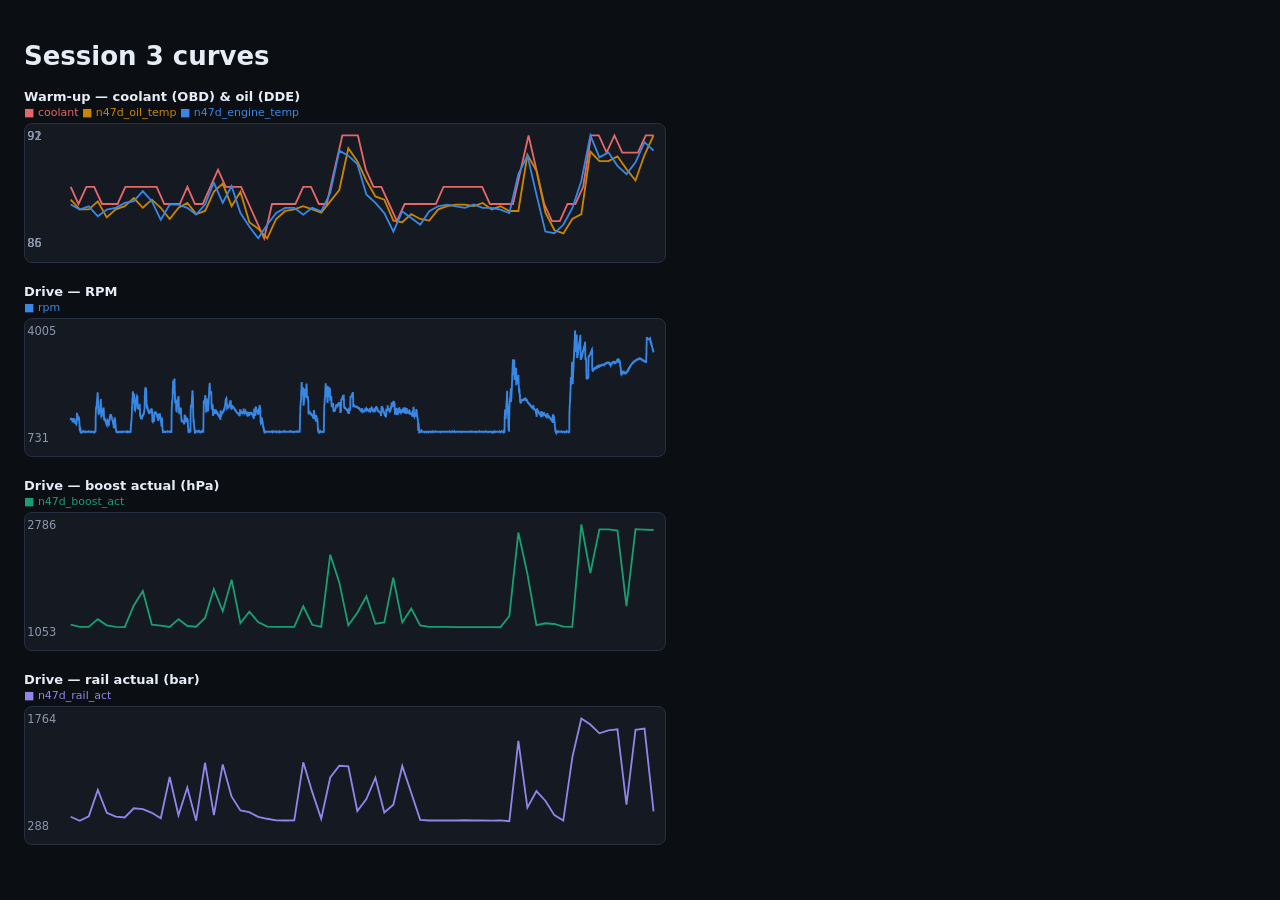
<file: drive-sessions/20260829T183627Z-session/curves.html>
<!doctype html><html><head><meta charset="utf-8">
<title>Session curves</title><style>
body{background:#0b0e13;color:#e6edf7;font:13px system-ui;padding:16px;max-width:640px}
h3{font-size:13px;margin:18px 0 2px} .legend{font-size:11px;color:#8b97ab;margin-bottom:4px}
svg{background:#141922;border:1px solid #263041;border-radius:8px}
</style></head><body><h1>Session 3 curves</h1><h3>Warm-up — coolant (OBD) & oil (DDE)</h3><div class="legend"><span style="color:#e66767">■ coolant</span>  <span style="color:#c98500">■ n47d_oil_temp</span>  <span style="color:#3987e5">■ n47d_engine_temp</span></div><svg viewBox="0 0 560 120" width="100%"><polyline fill="none" stroke="#e66767" stroke-width="1.6" points="40.0,55.0 46.8,70.0 53.7,55.0 60.5,55.0 67.4,70.0 74.2,70.0 81.0,70.0 87.8,55.0 94.7,55.0 101.5,55.0 108.4,55.0 115.2,55.0 121.9,70.0 128.7,70.0 135.4,70.0 142.1,55.0 148.7,70.0 155.5,70.0 162.2,55.0 168.9,40.0 175.6,55.0 182.4,55.0 189.1,55.0 195.8,70.0 202.5,85.0 209.3,100.0 216.1,70.0 222.9,70.0 229.8,70.0 236.6,70.0 243.5,55.0 250.3,55.0 257.1,70.0 264.0,70.0 270.8,40.0 277.7,10.0 284.5,10.0 291.3,10.0 298.2,40.0 305.0,55.0 311.8,55.0 318.6,70.0 325.4,85.0 332.2,70.0 339.1,70.0 345.8,70.0 352.6,70.0 359.5,70.0 366.2,55.0 373.0,55.0 379.8,55.0 386.6,55.0 393.3,55.0 400.0,55.0 406.8,70.0 413.5,70.0 420.2,70.0 427.0,70.0 433.8,40.0 440.6,10.0 447.5,40.0 454.3,70.0 461.1,85.0 468.0,85.0 474.7,70.0 481.6,70.0 488.4,55.0 495.3,10.0 502.1,10.0 508.9,25.0 515.8,10.0 522.6,25.0 529.5,25.0 536.3,25.0 543.2,10.0 550.0,10.0"/><text x="2" y="14" fill="#8b97ab" font-size="10">91</text><text x="2" y="108" fill="#8b97ab" font-size="10">85</text><polyline fill="none" stroke="#c98500" stroke-width="1.6" points="40.0,66.2 47.9,74.7 55.8,74.7 63.7,67.7 71.5,81.7 79.4,74.7 87.3,71.9 95.2,64.8 103.1,73.3 111.0,66.2 118.8,73.3 126.6,83.1 134.4,73.3 142.1,69.1 149.8,78.9 157.6,76.1 165.3,59.2 173.0,52.2 180.8,71.9 188.5,59.2 196.3,85.9 204.1,91.6 211.9,100.0 219.8,83.1 227.7,76.1 235.6,74.7 243.4,71.9 251.4,74.7 259.2,77.5 267.1,67.7 275.0,57.8 282.9,21.3 290.8,32.5 298.7,49.4 306.6,63.4 314.4,66.2 322.3,84.5 330.1,85.9 338.0,78.9 345.8,83.1 353.7,84.5 361.6,74.7 369.4,71.9 377.2,70.5 385.0,70.5 392.8,71.9 400.5,69.1 408.3,74.7 416.1,71.9 423.9,76.1 431.7,76.1 439.6,26.9 447.5,40.9 455.4,77.5 463.3,93.0 471.1,95.8 478.9,83.1 486.8,78.9 494.7,24.1 502.6,32.5 510.5,32.5 518.4,28.3 526.3,39.5 534.2,49.4 542.1,26.9 550.0,10.0"/><text x="2" y="14" fill="#8b97ab" font-size="10">92</text><text x="2" y="108" fill="#8b97ab" font-size="10">86</text><polyline fill="none" stroke="#3987e5" stroke-width="1.6" points="40.0,70.5 47.9,74.9 55.8,72.0 63.7,80.8 71.6,74.9 79.4,73.4 87.3,69.0 95.2,67.5 103.1,58.7 111.0,67.5 118.8,83.8 126.6,70.5 134.3,70.5 142.0,73.4 149.7,79.3 157.5,70.5 165.2,51.3 173.0,69.0 180.7,54.3 188.5,77.9 196.2,89.7 204.0,100.0 211.9,88.2 219.8,77.9 227.7,73.4 235.6,73.4 243.5,79.3 251.3,73.4 259.2,76.4 267.1,60.2 275.0,23.3 282.9,27.7 290.8,35.1 298.7,61.6 306.6,69.0 314.4,77.9 322.3,94.1 330.1,76.4 338.0,82.3 345.8,88.2 353.7,76.4 361.5,72.0 369.4,70.5 377.2,72.0 385.0,73.4 392.7,70.5 400.5,73.4 408.2,73.4 416.0,74.9 423.8,77.9 431.7,43.9 439.6,27.7 447.5,61.6 455.3,94.1 463.2,95.6 471.0,88.2 479.0,73.4 486.8,49.8 494.7,10.0 502.6,29.2 510.5,24.8 518.4,36.6 526.3,43.9 534.2,33.6 542.1,15.9 550.0,23.3"/><text x="2" y="14" fill="#8b97ab" font-size="10">92</text><text x="2" y="108" fill="#8b97ab" font-size="10">86</text></svg>
<h3>Drive — RPM</h3><div class="legend"><span style="color:#3987e5">■ rpm</span></div><svg viewBox="0 0 560 120" width="100%"><polyline fill="none" stroke="#3987e5" stroke-width="1.6" points="40.0,87.3 40.0,87.7 40.1,87.7 40.2,87.3 40.2,87.3 40.3,87.2 40.4,87.2 40.4,87.2 40.5,87.2 40.6,87.0 40.7,87.0 40.7,86.8 40.8,87.3 40.8,87.3 40.9,87.5 41.0,87.5 41.1,87.6 41.1,87.6 41.2,88.2 41.2,88.2 41.3,87.8 41.4,88.4 41.4,88.4 41.5,88.2 41.6,88.2 41.7,88.6 41.7,88.8 41.8,88.8 41.8,89.0 41.9,89.0 42.0,89.3 42.1,89.3 42.1,89.5 42.2,89.5 42.2,89.8 42.4,89.8 42.4,89.6 42.5,89.6 42.5,89.6 42.6,87.8 42.7,87.8 42.7,87.5 42.8,87.5 42.9,89.1 42.9,89.1 43.0,89.3 43.1,89.0 43.1,89.0 43.2,88.3 43.3,88.3 43.4,88.5 43.4,90.6 43.5,90.6 43.5,89.9 43.6,89.9 43.7,90.3 43.7,90.3 43.8,89.8 43.9,89.8 43.9,90.3 44.0,90.3 44.1,90.4 44.1,90.7 44.2,90.7 44.3,90.9 44.4,90.9 44.4,91.1 44.5,91.1 44.5,91.3 44.6,91.3 44.7,91.5 44.8,91.8 44.8,91.8 44.9,92.0 44.9,92.0 45.0,91.6 45.1,91.2 45.1,91.2 45.2,87.4 45.3,87.4 45.4,82.1 45.4,82.1 45.5,82.6 45.5,82.6 45.6,84.7 45.7,84.7 45.8,86.2 45.8,86.7 45.9,86.7 45.9,84.6 46.1,84.6 46.1,85.4 46.2,85.4 46.2,85.7 46.3,85.7 46.4,86.0 46.4,86.3 46.5,86.3 46.6,86.5 46.6,86.5 46.8,87.3 46.8,88.2 46.9,88.2 46.9,88.2 47.0,88.2 47.1,87.0 47.1,86.1 47.2,86.1 47.3,87.4 47.3,87.4 47.4,88.8 47.5,88.8 47.5,90.6 47.6,90.6 47.7,93.6 47.8,93.6 47.8,96.7 47.9,97.1 47.9,97.1 48.0,97.7 48.1,97.7 48.2,94.7 48.2,95.1 48.3,95.1 48.3,96.4 48.5,96.4 48.5,97.2 48.6,97.2 48.6,98.9 48.7,98.9 48.8,98.8 48.8,98.4 48.9,98.4 49.0,99.3 49.0,99.3 49.1,99.5 49.2,99.5 49.2,98.4 49.3,98.4 49.3,98.5 49.5,98.5 49.5,98.5 49.6,98.6 49.6,98.6 49.7,98.7 49.8,98.7 49.8,98.8 49.9,98.6 50.0,98.6 50.0,98.6 50.1,98.6 50.2,98.8 50.2,98.8 50.3,98.7 50.4,98.7 50.5,98.6 50.5,98.7 50.6,98.7 50.6,98.8 50.7,98.8 50.8,98.7 50.9,98.7 50.9,98.7 51.0,98.7 51.0,98.6 51.1,98.6 51.2,98.4 51.2,98.1 51.3,98.1 51.4,98.6 51.5,98.6 51.5,98.7 51.6,98.7 51.6,98.7 51.7,98.7 51.8,98.7 51.9,98.6 51.9,98.6 52.0,98.7 52.0,98.7 52.2,98.6 52.2,98.7 52.3,98.7 52.3,98.7 52.4,98.7 52.5,98.6 52.5,98.6 52.6,98.6 52.7,98.6 52.7,98.7 52.8,98.7 52.9,98.7 52.9,98.7 53.0,98.7 53.1,98.6 53.2,98.6 53.2,98.7 53.3,98.6 53.3,98.6 53.4,98.7 53.5,98.7 53.6,98.7 53.6,98.6 53.7,98.6 53.8,98.6 53.9,98.6 53.9,98.6 54.0,98.6 54.0,98.7 54.1,98.7 54.2,98.7 54.3,98.7 54.3,98.7 54.4,98.6 54.4,98.6 54.6,98.7 54.6,98.7 54.7,98.7 54.7,98.7 54.8,98.7 54.9,98.7 54.9,98.7 55.0,98.6 55.1,98.6 55.1,98.7 55.2,98.7 55.3,98.6 55.3,98.7 55.4,98.7 55.4,98.7 55.6,98.7 55.6,98.7 55.7,98.7 55.7,98.6 55.8,98.6 55.9,98.7 55.9,98.7 56.0,98.7 56.1,98.6 56.1,98.6 56.2,98.7 56.3,98.7 56.3,98.7 56.4,98.7 56.5,98.7 56.6,98.6 56.6,98.6 56.7,98.7 56.7,98.7 56.8,98.7 56.9,98.7 57.0,98.7 57.0,98.6 57.1,98.6 57.1,98.7 57.2,98.7 57.3,99.4 57.3,99.4 57.4,98.6 57.5,98.6 57.6,98.3 57.6,98.9 57.7,98.9 57.7,98.7 57.8,98.7 57.9,98.8 58.0,98.7 58.0,98.7 58.1,98.8 58.1,98.8 58.3,98.7 58.3,98.7 58.4,98.6 58.4,98.6 58.5,98.7 58.6,98.7 58.6,98.6 58.7,98.6 58.8,98.6 58.8,98.7 58.9,98.7 59.0,98.6 59.0,98.6 59.1,98.6 59.2,98.6 59.3,98.6 59.3,98.7 59.4,98.7 59.4,98.6 59.5,98.6 59.6,98.7 59.6,98.6 59.7,98.6 59.8,98.7 59.8,98.7 59.9,98.7 60.0,98.7 60.0,98.7 60.1,98.7 60.2,98.6 60.3,98.6 60.4,98.7 60.4,98.6 60.5,98.6 60.5,98.6 60.7,98.6 60.7,98.7 60.8,98.7 60.8,98.7 60.9,98.6 61.0,98.6 61.0,98.7 61.1,98.7 61.2,98.7 61.2,98.7 61.3,98.7 61.4,98.7 61.4,98.7 61.5,98.7 61.5,98.7 61.7,98.6 61.7,95.5 61.8,95.5 61.8,85.8 61.9,85.8 62.0,80.2 62.0,80.2 62.1,78.4 62.2,78.4 62.2,77.4 62.3,77.4 62.4,77.7 62.4,77.4 62.5,77.4 62.6,77.0 62.7,77.0 62.7,76.1 62.8,73.8 62.8,73.8 62.9,72.0 63.0,72.0 63.1,70.4 63.1,70.4 63.2,68.7 63.2,68.7 63.4,67.4 63.4,66.3 63.5,66.3 63.5,65.0 63.6,65.0 63.7,65.4 63.7,65.4 63.8,68.2 63.8,68.2 63.9,71.8 64.0,71.8 64.1,76.4 64.1,81.0 64.2,81.0 64.2,81.7 64.4,81.7 64.4,82.2 64.5,82.8 64.5,82.8 64.6,82.7 64.7,82.7 64.7,81.8 64.8,81.8 64.9,81.9 64.9,81.9 65.0,80.1 65.1,80.1 65.1,80.1 65.2,80.9 65.3,80.9 65.4,80.4 65.4,80.4 65.5,79.4 65.5,79.4 65.6,78.9 65.7,78.9 65.8,78.0 65.8,76.8 65.9,76.8 65.9,75.9 66.0,75.9 66.1,74.9 66.1,72.4 66.2,72.4 66.3,70.9 66.4,70.9 66.4,73.2 66.5,73.2 66.5,79.3 66.6,79.3 66.7,84.2 66.8,85.2 66.8,85.2 66.9,85.0 66.9,85.0 67.1,85.4 67.1,84.9 67.2,84.9 67.3,84.5 67.3,84.5 67.4,83.8 67.5,83.6 67.5,83.6 67.6,82.4 67.7,82.4 67.8,82.1 67.8,82.1 67.9,81.9 67.9,81.9 68.0,80.9 68.1,80.9 68.1,80.0 68.2,79.2 68.3,79.2 68.3,79.1 68.4,79.1 68.5,78.3 68.5,78.3 68.6,78.3 68.7,78.3 68.8,77.4 68.8,79.2 68.9,79.2 68.9,81.1 69.0,81.1 69.1,85.6 69.2,88.6 69.2,88.6 69.3,86.8 69.3,86.8 69.5,87.0 69.5,87.0 69.6,87.7 69.6,87.7 69.7,87.7 69.8,87.7 69.8,87.8 69.9,87.7 69.9,87.7 70.0,88.1 70.1,88.1 70.2,88.6 70.2,88.6 70.3,88.6 70.3,88.6 70.5,89.0 70.5,89.5 70.6,89.5 70.6,89.8 70.7,89.8 70.8,90.3 70.8,90.6 70.9,90.6 71.0,91.1 71.0,91.1 71.1,91.4 71.2,91.4 71.2,91.8 71.3,91.8 71.4,92.3 71.5,92.3 71.5,92.8 71.6,93.0 71.6,93.0 71.7,92.2 71.8,92.2 71.9,90.7 71.9,90.7 72.0,89.2 72.0,89.2 72.1,88.6 72.2,88.8 72.2,88.8 72.3,89.2 72.4,89.2 72.5,89.6 72.5,89.6 72.6,90.0 72.6,90.0 72.7,90.4 72.8,90.4 72.9,91.0 72.9,91.5 73.0,91.5 73.0,92.0 73.2,92.0 73.2,92.1 73.3,92.4 73.3,92.4 73.4,92.0 73.5,92.0 73.5,89.8 73.6,89.8 73.7,88.4 73.7,88.4 73.9,88.5 73.9,88.7 74.0,88.7 74.0,88.2 74.1,88.2 74.2,87.1 74.2,86.0 74.3,86.0 74.4,85.0 74.4,85.0 74.5,84.5 74.6,83.7 74.6,83.7 74.7,84.4 74.8,84.4 74.9,83.2 74.9,83.2 75.0,83.7 75.0,83.7 75.1,83.9 75.2,83.9 75.3,84.7 75.3,84.4 75.4,84.4 75.4,84.9 75.5,84.9 75.6,85.5 75.6,85.5 75.7,85.6 75.8,85.6 75.9,86.0 75.9,86.5 76.0,86.5 76.0,87.0 76.1,87.0 76.2,87.5 76.3,87.8 76.3,87.8 76.4,88.3 76.4,88.3 76.6,88.8 76.6,88.8 76.7,89.5 76.7,89.5 76.8,89.9 76.9,89.9 76.9,90.4 77.0,90.9 77.1,90.9 77.1,91.3 77.2,91.3 77.3,91.8 77.3,91.8 77.4,92.6 77.4,92.6 77.6,93.3 77.6,93.9 77.7,93.9 77.7,94.5 77.8,94.5 77.9,95.0 77.9,95.0 78.0,95.0 78.1,95.0 78.1,93.5 78.2,93.5 78.3,90.6 78.3,88.1 78.4,88.1 78.4,86.7 78.6,86.7 78.6,88.1 78.7,88.0 78.7,88.0 78.8,88.5 78.9,88.5 78.9,89.6 79.0,89.6 79.1,90.9 79.1,90.9 79.2,92.3 79.3,93.6 79.3,93.6 79.4,95.0 79.5,95.0 79.6,96.6 79.6,96.6 79.7,97.3 79.7,97.3 79.8,98.3 79.9,98.3 79.9,98.6 80.0,98.6 80.1,98.6 80.1,98.7 80.2,98.7 80.3,98.7 80.3,98.7 80.4,98.9 80.5,98.9 80.6,99.0 80.7,98.8 80.7,98.9 80.8,98.9 80.8,98.7 81.0,98.7 81.0,98.6 81.1,98.6 81.1,98.6 81.2,98.6 81.3,98.7 81.3,98.6 81.4,98.6 81.4,98.5 81.5,98.5 81.6,98.7 81.7,98.7 81.7,98.6 81.8,98.6 81.8,98.5 82.0,98.5 82.0,98.6 82.1,98.6 82.1,98.6 82.2,98.5 82.3,98.5 82.3,99.0 82.4,98.6 82.5,98.6 82.5,98.7 82.6,98.7 82.7,98.8 82.7,98.8 82.8,98.7 82.9,98.7 83.0,98.6 83.0,98.6 83.1,98.6 83.1,98.6 83.2,98.6 83.3,98.7 83.3,98.7 83.4,98.6 83.5,98.6 83.5,98.6 83.6,98.6 83.7,98.6 83.7,98.7 83.8,98.7 83.9,98.6 84.0,98.6 84.0,98.6 84.1,98.8 84.1,98.8 84.2,98.6 84.3,98.6 84.4,98.7 84.4,98.7 84.5,98.7 84.5,98.7 84.7,98.6 84.7,98.7 84.8,98.7 84.8,98.7 84.9,98.7 85.0,98.8 85.0,98.8 85.1,98.7 85.2,98.7 85.2,98.7 85.3,98.7 85.4,98.7 85.4,98.8 85.5,98.8 85.6,98.5 85.7,98.5 85.7,98.0 85.8,98.4 85.8,98.4 85.9,98.7 86.0,98.7 86.0,98.6 86.1,98.6 86.2,98.7 86.2,98.7 86.3,98.7 86.4,98.7 86.4,98.7 86.5,98.6 86.6,98.6 86.7,98.6 86.7,98.6 86.8,98.6 86.8,98.6 86.9,98.7 87.0,98.7 87.1,98.7 87.1,98.7 87.2,98.7 87.2,98.6 87.4,98.6 87.4,98.6 87.5,98.7 87.5,98.7 87.6,98.7 87.7,98.7 87.8,98.6 87.8,98.6 87.9,98.6 87.9,98.7 88.1,98.7 88.1,98.6 88.2,98.6 88.2,98.7 88.3,98.7 88.4,98.6 88.4,98.6 88.5,98.6 88.6,98.7 88.6,98.7 88.7,98.6 88.8,98.6 88.8,98.6 88.9,98.6 89.0,98.6 89.1,98.6 89.1,98.6 89.2,98.7 89.2,98.7 89.3,98.7 89.4,98.7 89.5,98.8 89.5,99.2 89.6,99.2 89.6,98.1 89.7,98.1 89.8,98.5 89.8,98.5 89.9,98.7 90.0,98.7 90.1,97.9 90.1,98.7 90.2,98.7 90.2,98.6 90.3,98.6 90.4,98.7 90.5,98.8 90.5,98.8 90.6,98.7 90.6,98.7 90.8,98.7 90.8,98.7 90.9,98.8 90.9,98.8 91.0,98.6 91.1,98.6 91.1,98.7 91.2,98.7 91.3,98.7 91.3,98.6 91.4,98.6 91.5,98.5 91.5,98.5 91.6,98.5 91.7,98.5 91.8,98.4 91.8,98.4 91.9,98.4 91.9,98.6 92.0,98.6 92.1,98.6 92.1,98.6 92.2,98.6 92.3,98.7 92.3,98.7 92.4,98.5 92.5,98.5 92.5,96.0 92.6,96.0 92.7,92.6 92.8,92.6 92.8,91.8 92.9,91.0 92.9,91.0 93.0,89.9 93.1,89.9 93.2,87.9 93.2,87.9 93.3,86.9 93.3,86.9 93.4,85.3 93.5,81.8 93.5,81.8 93.6,77.9 93.7,77.9 93.8,75.6 93.8,73.6 93.9,73.6 93.9,70.7 94.0,70.7 94.2,68.4 94.2,66.5 94.3,66.5 94.3,64.5 94.4,64.5 94.5,63.2 94.5,63.2 94.6,65.8 94.7,65.8 94.7,69.6 94.8,69.6 94.9,73.5 94.9,72.2 95.0,72.2 95.1,71.3 95.2,71.3 95.2,70.0 95.3,68.4 95.3,68.4 95.4,66.8 95.5,66.8 95.5,66.2 95.6,66.2 95.7,68.7 95.7,68.7 95.8,73.8 95.9,78.1 95.9,78.1 96.0,79.7 96.1,79.7 96.2,79.3 96.2,79.3 96.3,79.5 96.3,79.5 96.4,78.3 96.5,78.3 96.6,77.6 96.6,77.2 96.7,77.2 96.7,75.6 96.9,75.6 96.9,75.0 97.0,73.6 97.0,73.6 97.1,72.8 97.2,72.8 97.2,71.9 97.3,71.9 97.4,70.9 97.4,70.9 97.5,70.0 97.6,69.3 97.6,69.3 97.7,68.5 97.7,68.5 97.9,68.2 97.9,68.2 98.0,67.7 98.0,67.7 98.1,68.0 98.2,68.0 98.2,67.5 98.3,67.9 98.4,67.9 98.4,73.0 98.5,73.0 98.6,78.1 98.6,78.2 98.7,78.2 98.8,78.0 98.9,78.0 98.9,77.9 99.0,77.9 99.0,77.7 99.1,77.7 99.2,77.6 99.3,77.5 99.3,77.5 99.4,75.7 99.4,75.7 99.5,76.3 99.6,76.3 99.7,78.7 99.7,78.7 99.8,78.8 99.9,78.8 99.9,77.6 100.0,78.0 100.0,78.0 100.1,78.3 100.2,78.3 100.3,76.3 100.3,74.9 100.4,74.9 100.4,78.7 100.6,78.7 100.6,82.7 100.7,82.7 100.7,84.3 100.8,84.3 100.9,85.1 101.0,85.4 101.0,85.4 101.1,85.0 101.2,85.0 101.3,85.5 101.3,85.8 101.4,85.8 101.4,86.0 101.5,86.0 101.6,86.3 101.6,87.1 101.7,87.1 101.8,86.4 101.8,86.4 101.9,86.7 102.0,86.7 102.0,86.8 102.1,86.8 102.2,87.1 102.3,87.1 102.3,86.3 102.4,84.3 102.4,84.3 102.5,84.6 102.6,84.6 102.7,85.9 102.7,85.9 102.8,85.4 102.8,85.4 103.0,85.1 103.0,84.6 103.1,84.6 103.1,84.7 103.2,84.7 103.3,84.4 103.3,83.9 103.4,83.9 103.5,83.8 103.5,83.8 103.6,83.5 103.7,83.5 103.7,83.1 103.8,83.1 103.9,83.0 104.0,83.0 104.0,82.7 104.1,81.7 104.1,81.7 104.2,81.3 104.3,81.3 104.3,80.2 104.4,80.2 104.5,79.5 104.5,79.5 104.6,77.7 104.7,74.7 104.7,74.7 104.8,67.0 104.9,67.0 105.0,63.0 105.0,63.5 105.1,63.5 105.1,62.0 105.2,62.0 105.3,61.0 105.4,61.0 105.4,60.4 105.5,60.4 105.5,61.7 105.6,61.7 105.7,61.8 105.8,60.4 105.8,60.4 105.9,61.7 106.0,61.7 106.0,63.8 106.1,63.8 106.1,66.0 106.2,66.0 106.3,70.3 106.4,75.6 106.4,75.6 106.5,75.8 106.5,75.8 106.7,78.4 106.7,75.6 106.8,75.6 106.8,76.3 106.9,76.3 107.0,76.7 107.0,76.7 107.1,77.3 107.2,77.3 107.2,78.0 107.3,78.0 107.4,78.4 107.4,79.1 107.5,79.1 107.6,79.6 107.7,79.6 107.7,80.0 107.8,80.0 107.9,80.0 107.9,80.5 108.0,80.5 108.1,80.7 108.1,81.3 108.2,81.3 108.3,81.7 108.4,81.7 108.4,82.0 108.5,82.0 108.5,82.1 108.6,82.1 108.7,82.3 108.8,82.9 108.8,82.9 108.9,82.3 108.9,82.3 109.1,82.4 109.1,82.4 109.2,81.9 109.2,81.9 109.3,81.1 109.4,81.1 109.4,81.3 109.5,81.2 109.6,81.2 109.6,80.1 109.7,80.1 109.8,80.8 109.8,81.3 109.9,81.3 110.0,80.8 110.1,80.8 110.1,80.4 110.2,80.4 110.2,79.9 110.3,79.9 110.4,79.6 110.4,79.2 110.5,79.2 110.6,79.5 110.6,79.5 110.7,79.0 110.8,79.0 110.8,79.4 110.9,79.4 111.0,79.8 111.1,79.8 111.1,79.9 111.2,81.7 111.2,81.7 111.3,84.8 111.4,84.8 111.4,89.3 111.5,89.3 111.6,89.5 111.6,89.5 111.7,89.7 111.8,88.9 111.8,88.9 111.9,88.8 112.0,88.8 112.1,89.0 112.1,88.9 112.2,88.9 112.2,89.3 112.3,89.3 112.4,89.3 112.4,89.3 112.5,89.3 112.6,89.3 112.6,89.5 112.8,89.5 112.8,90.0 112.9,89.4 112.9,89.4 113.0,84.6 113.1,84.6 113.1,82.0 113.2,82.0 113.2,82.4 113.3,82.4 113.4,82.5 113.4,82.7 113.5,82.7 113.6,82.8 113.6,82.8 113.7,82.8 113.8,82.8 113.8,82.6 113.9,82.6 114.0,81.9 114.1,81.9 114.1,80.8 114.2,82.4 114.2,82.4 114.3,82.7 114.5,82.7 114.5,83.5 114.6,82.5 114.6,82.5 114.7,82.5 114.8,82.5 114.8,82.8 114.9,82.9 115.0,82.9 115.0,83.2 115.1,83.2 115.2,83.6 115.2,83.6 115.3,84.0 115.4,84.0 115.5,84.2 115.5,84.5 115.6,84.5 115.6,84.8 115.7,84.8 115.8,85.1 115.8,85.8 115.9,85.8 116.0,86.0 116.0,86.0 116.1,86.7 116.2,86.7 116.2,87.4 116.3,87.4 116.4,87.8 116.5,87.8 116.5,88.5 116.6,89.2 116.6,89.2 116.7,88.0 116.8,88.0 116.9,86.3 116.9,86.3 117.0,84.1 117.0,84.1 117.1,84.2 117.2,84.8 117.2,84.8 117.3,85.7 117.4,85.7 117.5,86.8 117.5,86.8 117.6,87.1 117.6,87.1 117.7,85.9 117.8,85.9 117.8,84.3 117.9,83.2 118.0,83.2 118.0,83.7 118.1,83.7 118.2,84.6 118.2,84.6 118.3,85.4 118.4,85.4 118.5,86.1 118.5,86.7 118.6,86.7 118.6,87.2 118.7,87.2 118.8,87.9 118.9,87.9 118.9,88.7 119.0,88.7 119.0,89.8 119.1,89.8 119.2,90.5 119.2,91.7 119.3,91.7 119.4,93.0 119.5,93.0 119.5,93.6 119.6,94.2 119.6,94.2 119.7,91.6 119.8,91.6 119.8,87.0 119.9,87.0 120.0,89.3 120.0,89.3 120.1,91.2 120.2,93.7 120.2,93.7 120.3,96.0 120.4,96.0 120.5,97.3 120.5,97.3 120.6,97.9 120.6,97.9 120.7,99.1 120.8,99.1 120.8,99.3 120.9,98.9 121.0,98.9 121.0,98.4 121.2,98.4 121.2,98.6 121.3,98.6 121.3,98.6 121.4,98.5 121.5,98.5 121.5,98.6 121.6,98.6 121.7,98.6 121.7,98.6 121.8,98.6 121.9,98.7 121.9,98.7 122.0,98.7 122.0,98.7 122.2,98.8 122.2,98.8 122.3,98.7 122.3,98.7 122.4,98.9 122.5,98.9 122.5,98.6 122.6,98.6 122.7,98.6 122.7,98.6 122.8,98.6 122.9,98.6 122.9,98.6 123.0,98.7 123.0,98.7 123.2,98.6 123.2,98.6 123.3,98.6 123.3,98.5 123.4,98.5 123.5,98.5 123.5,98.5 123.6,98.5 123.7,98.5 123.7,98.5 123.8,98.5 123.9,98.8 123.9,98.7 124.0,98.7 124.0,98.7 124.2,98.7 124.2,98.6 124.3,98.6 124.3,98.6 124.4,98.6 124.5,98.6 124.5,98.7 124.6,98.7 124.6,98.7 124.7,98.7 124.8,98.6 124.9,98.6 124.9,98.7 125.0,98.7 125.0,98.7 125.2,98.7 125.2,98.6 125.3,98.7 125.3,98.7 125.4,98.7 125.5,98.7 125.5,98.7 125.6,98.7 125.6,98.7 125.7,98.7 125.8,98.7 125.9,98.7 125.9,98.7 126.0,98.6 126.0,98.6 126.2,98.7 126.2,98.7 126.3,98.7 126.3,98.7 126.4,98.7 126.5,98.6 126.5,98.6 126.6,98.7 126.6,98.7 126.7,98.7 126.8,98.7 126.9,98.7 126.9,98.7 127.0,98.7 127.0,98.7 127.2,98.7 127.2,98.8 127.3,98.8 127.3,98.7 127.4,98.7 127.5,98.4 127.5,98.2 127.6,98.2 127.6,98.6 127.7,98.6 127.9,99.7 127.9,98.0 127.9,98.0 128.0,98.9 128.1,98.9 128.2,93.3 128.2,93.3 128.3,82.9 128.3,82.9 128.4,77.3 128.5,77.3 128.6,74.5 128.6,73.0 128.7,73.0 128.7,72.2 128.8,72.2 128.9,71.7 128.9,71.7 129.0,70.4 129.1,70.4 129.2,67.9 129.2,64.2 129.3,64.2 129.3,61.2 129.4,61.2 129.5,57.1 129.5,57.1 129.6,54.6 129.7,54.6 129.7,55.2 129.8,55.2 129.9,59.6 129.9,63.5 130.0,63.5 130.1,65.0 130.2,65.0 130.2,63.4 130.3,63.4 130.3,60.9 130.4,60.9 130.5,57.6 130.5,54.8 130.6,54.8 130.7,52.2 130.7,52.2 130.8,53.4 130.9,53.4 130.9,59.2 131.0,59.2 131.0,64.1 131.2,64.1 131.2,69.0 131.3,71.6 131.3,71.6 131.4,72.9 131.5,72.9 131.5,73.1 131.6,73.1 131.6,72.4 131.7,72.4 131.8,73.7 131.9,73.4 131.9,73.4 132.0,71.1 132.0,71.1 132.2,71.5 132.2,71.5 132.3,80.2 132.3,80.2 132.4,78.7 132.5,78.7 132.5,79.6 132.6,80.3 132.6,80.3 132.7,81.0 132.8,81.0 132.9,78.0 132.9,78.0 133.0,73.6 133.0,73.6 133.2,77.0 133.2,75.6 133.2,75.6 133.3,74.4 133.4,74.4 133.5,73.6 133.5,73.6 133.6,72.6 133.6,72.6 133.7,71.8 133.8,71.8 133.9,71.1 133.9,70.2 134.0,70.2 134.0,69.5 134.1,69.5 134.2,68.7 134.2,68.7 134.3,68.2 134.4,68.2 134.5,71.1 134.6,76.9 134.6,76.9 134.7,80.0 134.7,80.0 134.8,81.0 134.9,83.3 134.9,83.3 135.0,80.7 135.1,80.7 135.2,79.7 135.2,79.7 135.3,78.3 135.3,78.3 135.4,78.1 135.5,78.1 135.5,79.6 135.6,79.4 135.7,79.4 135.7,79.2 135.8,79.2 135.9,79.1 135.9,79.1 136.0,79.0 136.1,79.0 136.2,78.4 136.2,78.5 136.3,78.5 136.3,79.1 136.4,79.1 136.5,79.2 136.5,81.0 136.6,81.0 136.7,84.3 136.7,84.3 136.8,87.7 136.9,87.7 136.9,88.4 137.0,88.4 137.1,89.5 137.2,89.5 137.2,89.5 137.3,88.6 137.3,88.6 137.4,88.8 137.5,88.8 137.5,88.8 137.6,88.8 137.7,89.0 137.7,89.0 137.8,89.2 137.9,89.4 137.9,89.4 138.0,89.5 138.0,89.5 138.2,89.6 138.2,89.6 138.3,89.7 138.3,89.7 138.4,89.9 138.5,89.9 138.5,90.0 138.6,90.1 138.6,90.1 138.7,90.5 138.8,90.5 138.9,90.5 138.9,90.5 139.0,90.8 139.0,90.8 139.1,91.1 139.2,91.1 139.2,91.6 139.3,91.6 139.4,91.1 139.5,91.1 139.5,88.7 139.6,84.9 139.6,84.9 139.7,84.4 139.8,84.4 139.8,84.9 139.9,84.9 140.0,85.1 140.0,85.1 140.1,85.4 140.2,85.6 140.2,85.6 140.3,85.8 140.3,85.8 140.5,85.7 140.5,85.7 140.6,86.7 140.6,86.7 140.7,86.7 140.8,86.7 140.8,87.2 140.9,88.2 140.9,88.2 141.0,89.2 141.1,89.2 141.2,90.0 141.2,89.7 141.3,89.7 141.4,88.8 141.5,88.8 141.5,87.4 141.6,87.4 141.6,87.2 141.7,87.2 141.8,88.4 141.8,90.0 141.9,90.0 142.0,89.9 142.0,89.9 142.1,88.6 142.2,88.6 142.2,87.7 142.3,87.7 142.4,89.2 142.5,89.2 142.5,92.3 142.6,93.5 142.6,93.5 142.7,94.8 142.8,94.8 142.8,96.9 142.9,96.9 143.0,99.1 143.0,99.1 143.1,98.4 143.2,100.0 143.2,100.0 143.3,98.8 143.3,98.8 143.5,98.2 143.5,98.2 143.6,98.5 143.6,98.5 143.7,98.7 143.8,98.7 143.8,98.7 143.9,98.4 143.9,98.4 144.0,98.7 144.1,98.7 144.2,98.7 144.2,98.7 144.3,98.6 144.3,98.6 144.4,98.6 144.5,98.6 144.5,98.6 144.6,98.6 144.7,98.6 144.8,98.6 144.8,95.2 144.9,84.7 144.9,84.7 145.0,78.9 145.1,78.9 145.1,76.8 145.2,76.8 145.2,75.9 145.3,75.9 145.4,76.0 145.4,76.0 145.5,76.3 145.6,76.3 145.6,76.4 145.7,76.4 145.7,75.9 145.8,74.4 145.9,74.4 145.9,74.4 146.0,72.3 146.1,69.9 146.1,69.9 146.2,67.6 146.2,67.6 146.3,66.0 146.4,66.0 146.4,64.0 146.5,64.0 146.6,63.2 146.7,63.2 146.7,65.0 146.8,66.1 146.8,66.1 146.9,69.5 147.0,69.5 147.0,76.3 147.1,76.3 147.2,84.1 147.2,84.1 147.3,86.1 147.4,89.5 147.4,89.5 147.5,90.7 147.6,90.7 147.7,87.5 147.7,90.6 147.8,90.6 147.9,92.0 147.9,92.0 148.0,94.0 148.1,94.0 148.1,95.1 148.2,95.1 148.3,97.1 148.4,97.1 148.4,97.7 148.5,98.5 148.5,98.5 148.6,98.7 148.7,98.7 148.7,99.6 148.8,99.6 148.9,98.8 148.9,98.8 149.0,98.4 149.1,98.5 149.1,98.5 149.2,98.6 149.2,98.6 149.4,98.5 149.4,98.5 149.5,98.5 149.5,98.5 149.6,98.7 149.7,98.7 149.7,98.7 149.8,98.5 149.8,98.5 149.9,98.8 150.0,98.8 150.1,98.8 150.1,98.8 150.2,98.8 150.2,98.8 150.3,98.7 150.4,98.7 150.4,98.7 150.5,98.8 150.6,98.8 150.7,98.7 150.7,98.7 150.8,98.7 150.8,98.7 150.9,98.5 151.0,98.5 151.1,98.4 151.1,98.5 151.2,98.5 151.2,98.6 151.3,98.6 151.4,98.6 151.5,98.6 151.5,98.7 151.6,98.7 151.7,98.6 151.7,98.7 151.8,98.7 151.8,98.7 151.9,98.7 152.0,98.6 152.1,98.6 152.1,98.7 152.2,98.7 152.2,98.7 152.3,98.7 152.4,98.6 152.4,98.7 152.5,98.7 152.6,98.7 152.7,98.7 152.7,98.7 152.8,98.7 152.8,98.6 152.9,98.6 153.0,98.7 153.1,98.7 153.1,98.7 153.2,98.7 153.2,98.7 153.4,99.5 153.4,97.9 153.4,97.9 153.5,98.7 153.6,98.7 153.7,98.9 153.7,98.9 153.8,98.7 153.8,98.7 153.9,98.7 154.0,98.7 154.1,98.6 154.1,98.7 154.2,98.7 154.2,98.5 154.4,98.5 154.4,98.7 154.5,98.6 154.5,98.6 154.6,98.6 154.7,98.6 154.7,98.7 154.8,98.7 154.9,98.7 154.9,98.7 155.0,98.5 155.1,98.7 155.1,98.7 155.2,98.7 155.3,98.7 155.4,98.6 155.4,98.6 155.5,98.7 155.5,98.7 155.6,98.7 155.7,98.7 155.7,98.7 155.8,98.7 155.9,98.7 155.9,98.7 156.0,98.7 156.1,93.9 156.1,93.9 156.2,82.1 156.3,82.1 156.4,76.4 156.4,73.1 156.5,73.1 156.5,72.1 156.6,72.1 156.7,72.1 156.7,72.1 156.8,71.5 156.9,71.5 156.9,72.2 157.0,72.2 157.1,73.6 157.1,73.3 157.2,73.3 157.2,72.8 157.4,72.8 157.4,71.0 157.5,71.0 157.5,69.2 157.6,69.2 157.7,68.1 157.7,67.4 157.8,67.4 157.8,67.6 157.9,67.6 158.0,69.4 158.1,69.4 158.1,72.3 158.2,72.3 158.2,75.9 158.4,75.9 158.4,79.2 158.4,81.0 158.5,81.0 158.6,80.5 158.7,80.5 158.7,79.8 158.8,79.8 158.8,77.7 158.9,77.7 159.0,79.3 159.1,78.8 159.1,78.8 159.2,78.1 159.2,78.1 159.3,77.1 159.4,77.1 159.4,74.6 159.5,74.6 159.6,73.2 159.7,73.2 159.7,71.8 159.8,69.7 159.8,69.7 159.9,71.3 160.0,71.3 160.0,80.1 160.1,80.1 160.2,80.7 160.2,80.7 160.3,78.8 160.4,76.5 160.4,76.5 160.5,74.6 160.6,74.6 160.7,72.5 160.7,72.5 160.8,69.9 160.8,69.9 160.9,67.4 161.0,67.4 161.1,65.1 161.1,63.1 161.2,63.1 161.2,60.4 161.4,60.4 161.4,58.3 161.5,56.9 161.5,56.9 161.6,56.5 161.7,56.5 161.7,58.7 161.8,58.7 161.8,62.8 161.9,62.8 162.0,65.9 162.1,65.5 162.1,65.5 162.2,65.0 162.2,65.0 162.4,64.4 162.4,64.4 162.5,63.8 162.5,63.8 162.6,63.4 162.7,63.4 162.7,63.2 162.8,63.9 162.8,63.9 162.9,64.3 163.0,64.3 163.1,67.6 163.1,67.6 163.2,74.5 163.2,74.5 163.3,77.7 163.4,79.2 163.4,79.2 163.5,78.6 163.6,78.6 163.7,76.3 163.7,76.3 163.8,74.2 163.8,74.2 163.9,77.1 164.0,77.1 164.0,75.2 164.1,76.1 164.2,76.1 164.2,76.2 164.3,76.2 164.4,82.6 164.4,82.6 164.5,84.0 164.6,84.0 164.7,83.4 164.7,83.1 164.8,83.1 164.8,82.8 164.9,82.8 165.0,82.6 165.0,82.6 165.1,82.2 165.2,82.2 165.2,82.0 165.3,82.0 165.4,81.4 165.4,80.8 165.5,80.8 165.6,80.0 165.7,80.0 165.7,79.6 165.8,79.6 165.8,79.8 165.9,79.8 166.0,79.0 166.0,79.7 166.1,79.7 166.2,80.7 166.2,80.7 166.3,81.5 166.4,81.5 166.4,82.3 166.5,82.3 166.5,82.0 166.7,82.0 166.7,82.7 166.8,82.5 166.8,82.5 166.9,81.8 167.0,81.8 167.0,79.9 167.1,79.9 167.1,80.5 167.2,80.5 167.3,81.2 167.4,81.1 167.4,81.1 167.5,81.6 167.5,81.6 167.7,81.4 167.7,81.4 167.8,81.4 167.8,82.2 167.9,82.2 168.0,82.8 168.1,82.8 168.1,82.1 168.2,82.1 168.2,82.6 168.3,82.6 168.4,82.5 168.4,82.8 168.5,82.8 168.6,83.0 168.7,83.0 168.7,83.3 168.8,83.3 168.8,83.4 168.9,83.4 169.0,83.6 169.0,83.9 169.1,83.9 169.2,84.0 169.2,84.0 169.3,84.2 169.4,84.2 169.4,84.5 169.5,84.5 169.6,84.7 169.7,84.7 169.7,84.9 169.8,85.2 169.8,85.2 169.9,85.3 170.0,85.3 170.0,85.6 170.1,85.6 170.2,85.7 170.2,85.7 170.3,86.0 170.4,86.2 170.4,86.2 170.5,86.5 170.6,86.5 170.7,86.8 170.7,86.8 170.8,87.4 170.8,87.4 170.9,87.5 171.0,87.5 171.0,83.2 171.1,80.7 171.2,80.7 171.2,81.3 171.3,81.3 171.4,81.8 171.4,81.8 171.5,82.2 171.5,82.2 171.7,82.5 171.7,82.8 171.8,82.8 171.8,82.8 171.9,82.8 172.0,83.1 172.0,83.1 172.1,82.6 172.1,82.6 172.2,81.7 172.3,81.7 172.4,81.5 172.4,81.8 172.5,81.8 172.5,82.4 172.6,82.4 172.7,82.3 172.7,82.3 172.8,82.1 172.9,82.1 173.0,81.3 173.0,81.4 173.1,81.4 173.1,81.7 173.2,81.7 173.3,81.4 173.3,81.4 173.4,81.2 173.5,81.2 173.5,80.8 173.6,80.8 173.7,80.6 173.7,80.1 173.8,80.1 173.9,79.9 174.0,79.9 174.0,79.5 174.1,79.5 174.1,79.2 174.2,79.2 174.3,79.1 174.4,79.1 174.4,79.1 174.5,78.4 174.6,78.4 174.7,77.4 174.7,77.8 174.8,77.8 174.8,77.2 174.9,77.2 175.0,76.2 175.0,76.2 175.1,75.1 175.2,75.1 175.2,74.3 175.3,74.3 175.4,73.1 175.4,72.1 175.5,72.1 175.6,71.3 175.7,71.3 175.7,70.6 175.8,70.6 175.8,69.9 175.9,69.9 176.0,69.6 176.0,69.6 176.1,69.6 176.2,69.4 176.2,69.4 176.3,70.2 176.4,70.2 176.4,73.6 176.5,73.6 176.5,74.4 176.7,74.4 176.7,76.0 176.8,77.9 176.8,77.9 176.9,77.7 177.0,77.7 177.0,77.7 177.1,77.7 177.1,77.3 177.2,77.3 177.3,77.1 177.4,77.0 177.4,77.0 177.5,77.3 177.5,77.3 177.6,77.7 177.7,77.7 177.7,77.7 177.8,77.7 177.9,77.3 178.0,77.3 178.0,77.2 178.1,77.2 178.1,77.2 178.2,76.8 178.3,76.8 178.3,76.8 178.4,76.8 178.5,76.4 178.5,76.4 178.6,76.3 178.7,76.1 178.7,76.1 178.8,74.9 178.9,74.9 179.0,74.7 179.0,74.7 179.1,74.2 179.1,74.2 179.2,73.4 179.3,73.4 179.3,73.0 179.4,72.6 179.5,72.6 179.5,72.2 179.6,72.2 179.7,72.0 179.7,72.0 179.8,71.8 179.9,71.8 180.0,71.8 180.0,71.8 180.1,71.8 180.1,74.6 180.2,74.6 180.3,77.5 180.3,77.5 180.4,78.4 180.5,78.4 180.5,78.7 180.6,78.7 180.7,78.7 180.7,78.0 180.8,78.0 180.8,77.8 181.0,77.8 181.0,77.5 181.1,76.9 181.2,76.9 181.2,76.7 181.3,76.7 181.4,76.4 181.4,76.4 181.5,76.2 181.5,76.2 181.7,76.3 181.7,76.7 181.8,76.7 181.8,76.8 181.9,76.8 182.0,76.9 182.0,76.9 182.1,76.9 182.1,76.9 182.2,77.4 182.3,77.4 182.4,78.3 182.4,78.0 182.5,78.0 182.5,77.6 182.6,77.6 182.7,77.8 182.7,77.8 182.8,77.9 182.9,77.9 183.0,78.0 183.0,78.3 183.1,78.3 183.1,78.4 183.2,78.4 183.3,78.6 183.3,78.6 183.4,78.9 183.5,78.9 183.5,79.0 183.6,79.0 183.7,79.2 183.7,79.4 183.8,79.4 183.9,79.5 184.0,79.5 184.0,79.7 184.1,79.7 184.1,79.8 184.2,79.8 184.3,80.0 184.3,80.1 184.4,80.1 184.5,80.4 184.5,80.4 184.6,80.7 184.7,80.7 184.7,80.7 184.8,80.7 184.9,81.0 185.0,81.0 185.0,81.1 185.1,81.3 185.1,81.3 185.2,81.6 185.3,81.6 185.3,81.6 185.4,81.6 185.5,81.7 185.5,81.7 185.6,82.0 185.7,82.0 185.7,82.0 185.8,82.1 185.8,82.1 186.0,82.4 186.0,82.4 186.1,82.5 186.1,82.5 186.2,82.5 186.3,82.5 186.3,82.7 186.4,82.9 186.4,82.9 186.5,83.0 186.6,83.0 186.7,83.0 186.7,83.0 186.8,83.2 186.8,83.2 187.0,83.4 187.0,83.6 187.1,83.6 187.1,83.7 187.2,83.7 187.3,83.7 187.3,83.7 187.4,83.7 187.4,83.7 187.5,84.0 187.6,84.0 187.7,84.1 187.7,84.1 187.8,84.6 187.9,84.6 188.0,85.1 188.0,85.1 188.1,82.6 188.1,82.6 188.2,79.5 188.3,79.5 188.3,79.4 188.4,79.7 188.5,79.7 188.5,79.9 188.6,79.9 188.7,80.3 188.7,80.3 188.8,80.7 188.9,80.7 189.0,80.9 189.0,81.2 189.1,81.2 189.1,81.3 189.2,81.3 189.3,81.3 189.3,81.3 189.4,81.6 189.5,81.6 189.5,81.6 189.6,81.6 189.7,81.7 189.7,81.9 189.8,81.9 189.9,81.9 190.0,81.9 190.0,82.0 190.1,82.0 190.1,82.3 190.2,82.3 190.3,82.3 190.3,82.4 190.4,82.4 190.5,82.5 190.5,82.5 190.6,82.7 190.7,82.7 190.7,82.8 190.8,82.8 190.8,82.8 191.0,82.8 191.0,82.9 191.1,81.9 191.1,81.9 191.2,79.2 191.3,79.2 191.3,81.8 191.4,81.8 191.4,81.8 191.5,81.8 191.6,81.6 191.7,81.8 191.7,81.8 191.8,81.2 191.8,81.2 192.0,80.9 192.0,80.9 192.1,80.9 192.1,80.9 192.2,80.9 192.3,80.9 192.3,80.9 192.4,81.3 192.4,81.3 192.5,81.5 192.6,81.5 192.7,80.8 192.7,80.8 192.8,81.3 192.8,81.3 192.9,81.1 193.0,80.8 193.0,80.8 193.1,81.2 193.2,81.2 193.3,81.2 193.3,81.2 193.4,81.5 193.4,81.5 193.5,81.8 193.6,81.8 193.6,81.6 193.7,81.8 193.8,81.8 193.8,82.4 193.9,82.4 194.0,82.6 194.0,82.6 194.1,82.9 194.2,82.9 194.3,83.5 194.3,83.7 194.4,83.7 194.5,84.2 194.5,84.2 194.6,84.3 194.7,84.5 194.7,84.5 194.8,84.7 194.9,84.7 195.0,84.1 195.0,84.1 195.1,84.3 195.1,84.3 195.2,84.1 195.3,84.1 195.3,84.1 195.4,81.9 195.5,81.9 195.5,82.2 195.6,82.2 195.7,84.0 195.7,84.0 195.8,83.7 195.8,83.7 196.0,83.5 196.0,83.3 196.1,83.3 196.1,83.2 196.2,83.2 196.3,83.2 196.3,83.2 196.4,83.4 196.4,83.4 196.5,83.1 196.6,83.1 196.7,83.1 196.7,82.9 196.8,82.9 196.8,82.2 197.0,82.2 197.0,82.3 197.1,82.3 197.1,82.5 197.2,82.5 197.3,82.3 197.3,82.2 197.4,82.2 197.4,82.2 197.5,82.2 197.6,82.4 197.7,82.4 197.7,81.9 197.8,81.9 197.8,82.2 197.9,82.2 198.0,82.7 198.0,82.4 198.1,82.4 198.2,82.6 198.3,82.6 198.3,82.5 198.4,82.5 198.4,82.8 198.5,82.8 198.6,82.9 198.6,83.2 198.7,83.2 198.8,83.4 198.8,83.4 198.9,83.6 199.0,83.6 199.0,83.8 199.1,83.8 199.2,84.0 199.3,84.0 199.3,84.3 199.4,84.4 199.4,84.4 199.5,84.7 199.6,84.7 199.6,85.0 199.7,85.0 199.8,85.3 199.8,85.3 199.9,85.8 200.0,86.3 200.0,86.3 200.1,86.9 200.2,86.9 200.3,87.1 200.3,87.1 200.4,82.8 200.4,82.8 200.5,79.1 200.6,79.1 200.6,79.1 200.7,79.5 200.8,79.5 200.8,79.9 201.0,79.9 201.0,80.7 201.1,81.3 201.1,81.3 201.2,82.4 201.3,82.4 201.3,83.5 201.4,83.5 201.4,84.0 201.5,84.0 201.6,83.0 201.7,80.6 201.7,80.6 201.8,77.4 201.8,77.4 202.0,77.2 202.0,77.2 202.1,77.3 202.1,77.3 202.2,77.7 202.3,77.7 202.3,78.0 202.4,78.4 202.4,78.4 202.5,78.9 202.6,78.9 202.7,79.4 202.7,79.4 202.8,79.7 202.8,79.7 202.9,80.2 203.0,80.6 203.0,80.6 203.1,81.0 203.2,81.0 203.3,80.7 203.3,80.7 203.4,79.5 203.4,79.5 203.5,82.0 203.6,82.0 203.6,83.6 203.7,82.9 203.8,82.9 203.8,83.0 203.9,83.0 204.0,83.1 204.0,83.1 204.1,83.0 204.2,83.0 204.3,80.2 204.3,80.8 204.4,80.8 204.4,82.2 204.5,82.2 204.6,80.6 204.6,80.6 204.7,79.2 204.8,79.2 204.8,78.9 204.9,78.9 205.0,78.5 205.0,78.1 205.1,78.1 205.2,76.8 205.3,76.8 205.3,76.2 205.4,76.2 205.4,76.1 205.5,76.1 205.6,77.0 205.6,78.1 205.7,78.1 205.8,77.4 205.8,77.4 205.9,80.7 206.0,80.7 206.0,85.7 206.1,85.7 206.1,89.3 206.3,89.3 206.3,90.3 206.4,92.0 206.4,92.0 206.5,90.0 206.6,90.0 206.6,91.4 206.7,91.3 206.8,91.3 206.8,90.4 206.9,90.4 207.0,88.2 207.0,88.2 207.1,86.8 207.2,86.8 207.3,87.3 207.3,87.7 207.4,87.7 207.4,88.3 207.5,88.3 207.7,89.1 207.7,89.6 207.8,89.6 207.8,90.1 207.9,90.1 208.0,90.7 208.0,91.3 208.1,91.3 208.2,92.4 208.2,92.4 208.3,94.0 208.4,94.0 208.4,94.7 208.5,94.7 208.6,94.7 208.7,94.7 208.7,94.2 208.8,95.1 208.8,95.1 208.9,96.1 209.0,96.1 209.0,96.9 209.1,96.9 209.2,98.5 209.2,98.5 209.3,98.9 209.4,98.4 209.4,98.4 209.5,98.5 209.6,98.5 209.7,98.6 209.7,99.3 209.8,99.3 209.8,98.9 209.9,98.9 210.0,99.1 210.1,99.1 210.1,98.5 210.2,98.5 210.2,98.6 210.4,98.6 210.4,98.4 210.5,98.5 210.5,98.5 210.6,98.5 210.7,98.5 210.7,98.5 210.8,98.5 210.8,98.6 210.9,98.6 211.0,98.7 211.1,98.7 211.1,98.7 211.2,98.8 211.2,98.8 211.4,98.7 211.4,98.6 211.5,98.6 211.5,98.7 211.6,98.7 211.7,98.6 211.7,98.6 211.8,98.6 211.9,98.6 211.9,98.6 212.0,98.6 212.1,98.6 212.1,98.7 212.2,98.7 212.3,98.7 212.4,98.7 212.4,98.6 212.5,98.6 212.5,98.7 212.6,98.7 212.7,98.7 212.7,98.6 212.8,98.6 212.9,98.6 212.9,98.6 213.0,98.7 213.1,98.6 213.1,98.6 213.2,98.7 213.3,98.7 213.4,98.6 213.4,98.6 213.5,98.6 213.5,98.6 213.6,98.6 213.7,98.6 213.8,98.6 213.8,98.7 213.9,98.7 213.9,98.6 214.1,98.6 214.1,98.7 214.2,98.7 214.2,98.6 214.3,98.6 214.4,98.6 214.5,98.6 214.5,98.7 214.6,98.7 214.6,98.6 214.8,98.6 214.8,98.6 214.9,98.6 214.9,98.6 215.0,98.6 215.1,98.7 215.1,98.7 215.2,98.7 215.3,98.7 215.3,98.7 215.4,98.7 215.5,98.7 215.5,98.7 215.6,98.7 215.7,98.6 215.8,98.6 215.8,98.9 215.9,98.6 215.9,98.6 216.0,98.7 216.1,98.7 216.2,98.8 216.2,98.7 216.3,98.7 216.3,98.6 216.4,98.6 216.5,98.5 216.5,98.5 216.6,98.7 216.7,98.7 216.8,98.6 216.8,98.7 216.9,98.7 216.9,98.6 217.0,98.6 217.1,98.7 217.1,98.7 217.2,98.7 217.3,98.7 217.3,98.6 217.4,98.6 217.5,98.7 217.5,98.7 217.6,98.7 217.7,98.6 217.8,98.6 217.8,98.7 217.9,98.7 217.9,98.7 218.0,98.7 218.1,98.7 218.2,98.7 218.2,98.7 218.3,98.7 218.3,98.7 218.5,98.7 218.5,98.6 218.6,98.6 218.6,98.7 218.7,98.7 218.8,98.6 218.8,98.6 218.9,98.7 219.0,98.7 219.0,98.7 219.1,98.7 219.2,98.6 219.2,98.7 219.3,98.7 219.4,98.6 219.5,98.6 219.5,98.7 219.6,98.7 219.6,98.6 219.7,98.6 219.8,98.7 219.8,98.6 219.9,98.6 220.0,98.7 220.0,98.7 220.1,98.7 220.2,98.7 220.2,98.7 220.3,98.6 220.4,98.6 220.5,98.7 220.5,98.7 220.6,98.7 220.6,98.7 220.7,98.7 220.8,98.7 220.9,98.6 220.9,98.6 221.0,98.6 221.0,98.7 221.2,98.7 221.2,98.7 221.3,98.6 221.3,98.6 221.4,98.7 221.5,98.7 221.6,98.7 221.6,98.7 221.7,98.7 221.7,98.6 221.9,98.6 221.9,98.6 222.0,98.6 222.0,98.7 222.1,98.7 222.2,98.6 222.2,98.7 222.3,98.7 222.4,98.7 222.4,98.7 222.5,98.7 222.6,98.7 222.6,98.9 222.7,98.9 222.8,99.2 222.9,99.2 222.9,98.1 223.0,98.8 223.0,98.8 223.1,98.7 223.2,98.7 223.3,98.6 223.3,98.6 223.4,98.6 223.4,98.7 223.6,98.7 223.6,98.6 223.7,98.6 223.7,98.7 223.8,98.7 223.9,98.6 223.9,98.6 224.0,98.6 224.1,98.7 224.1,98.7 224.2,98.6 224.3,98.6 224.3,98.7 224.4,98.7 224.4,98.7 224.6,98.7 224.6,98.6 224.7,98.6 224.7,98.6 224.8,98.6 224.9,98.6 224.9,98.6 225.0,98.7 225.1,98.7 225.1,98.7 225.2,98.7 225.3,98.6 225.3,98.6 225.4,98.6 225.5,98.6 225.6,98.7 225.6,98.7 225.7,98.7 225.7,98.6 225.8,98.6 225.9,98.7 226.0,98.7 226.0,98.7 226.1,98.7 226.1,98.7 226.3,98.7 226.3,98.7 226.3,98.7 226.4,98.7 226.5,98.8 226.6,98.8 226.6,98.7 226.7,98.3 226.7,98.3 226.8,98.4 226.9,98.4 227.0,98.7 227.0,98.7 227.1,98.7 227.1,98.7 227.3,98.6 227.3,98.7 227.4,98.7 227.4,98.7 227.5,98.7 227.6,98.6 227.6,98.6 227.7,98.7 227.8,98.7 227.8,98.6 228.0,98.6 228.0,98.6 228.1,98.6 228.1,98.7 228.2,98.7 228.3,98.7 228.3,98.7 228.4,98.6 228.5,98.6 228.5,98.7 228.6,98.7 228.7,98.7 228.7,98.6 228.8,98.6 228.9,98.7 229.0,98.7 229.0,98.6 229.1,98.6 229.1,98.7 229.2,98.7 229.3,98.7 229.4,98.7 229.4,98.7 229.5,98.7 229.5,98.7 229.7,98.6 229.7,98.6 229.8,98.6 229.8,98.7 229.9,98.7 230.0,98.7 230.0,98.7 230.1,98.7 230.2,98.7 230.2,98.6 230.3,98.6 230.4,98.7 230.4,98.7 230.5,98.7 230.5,98.6 230.7,98.6 230.7,98.6 230.8,98.6 230.8,98.6 230.9,98.6 231.0,98.7 231.0,98.7 231.1,98.7 231.2,98.6 231.2,98.6 231.3,98.7 231.4,98.7 231.4,98.7 231.5,98.7 231.6,98.7 231.7,98.5 231.7,98.5 231.8,98.6 231.8,98.6 231.9,98.7 232.0,98.7 232.1,98.6 232.1,98.7 232.2,98.7 232.2,98.6 232.4,98.6 232.4,98.7 232.5,98.7 232.5,98.7 232.6,98.7 232.7,98.7 232.7,98.7 232.8,98.7 232.8,98.6 232.9,98.6 233.0,98.7 233.1,98.7 233.1,98.7 233.2,98.6 233.2,98.6 233.4,98.5 233.4,98.5 233.5,98.6 233.5,98.6 233.6,98.7 233.7,98.7 233.7,98.7 233.8,98.6 233.9,98.6 233.9,98.7 234.0,98.7 234.1,98.7 234.1,98.7 234.2,98.6 234.3,98.6 234.4,98.7 234.4,98.6 234.5,98.6 234.5,98.7 234.6,98.7 234.7,98.7 234.8,98.6 234.8,98.6 234.9,98.7 235.0,98.7 235.1,98.7 235.1,98.6 235.2,98.6 235.2,98.6 235.3,98.6 235.4,98.6 235.5,98.6 235.5,98.7 235.6,98.7 235.6,98.5 235.8,98.5 235.8,98.6 235.9,98.6 235.9,98.6 236.0,98.7 236.1,98.7 236.1,98.7 236.2,98.6 236.3,98.6 236.3,98.7 236.4,98.7 236.5,98.7 236.5,98.7 236.6,98.7 236.7,98.7 236.8,98.7 236.8,98.7 236.9,98.7 236.9,98.7 237.0,98.7 237.1,98.7 237.1,98.7 237.2,98.6 237.3,98.6 237.3,98.7 237.4,98.7 237.5,98.6 237.5,98.7 237.6,98.7 237.7,98.6 237.8,98.6 237.8,98.7 237.9,98.7 237.9,98.7 238.0,98.7 238.1,98.7 238.2,98.7 238.2,98.7 238.3,98.6 238.3,98.6 238.5,98.7 238.5,98.7 238.6,98.7 238.6,98.7 238.7,98.7 238.8,98.6 238.8,98.6 238.9,98.7 238.9,98.7 239.0,98.6 239.1,98.6 239.2,98.7 239.2,98.7 239.3,98.7 239.3,98.7 239.5,98.7 239.5,98.6 239.6,99.4 239.6,99.4 239.7,98.5 239.8,98.5 239.8,98.2 239.9,98.2 240.0,98.6 240.0,98.6 240.1,98.8 240.2,98.8 240.2,98.8 240.3,98.6 240.4,98.6 240.5,95.5 240.5,95.5 240.6,90.5 240.6,90.5 240.7,84.4 240.8,84.4 240.9,80.2 240.9,77.8 241.0,77.8 241.0,76.3 241.1,76.3 241.2,73.9 241.2,72.3 241.3,72.3 241.4,71.2 241.5,71.2 241.6,69.4 241.6,65.9 241.7,65.9 241.7,62.7 241.9,62.7 241.9,58.9 242.0,58.9 242.0,56.1 242.1,56.1 242.2,55.1 242.2,59.4 242.3,59.4 242.4,63.7 242.4,63.7 242.5,66.6 242.6,65.8 242.6,65.8 242.7,64.3 242.8,64.3 242.9,63.1 242.9,63.1 243.0,61.6 243.0,61.6 243.1,60.6 243.2,60.6 243.3,59.7 243.3,62.4 243.4,62.4 243.4,67.9 243.5,67.9 243.6,72.9 243.6,72.9 243.7,75.2 243.8,75.2 243.9,74.9 243.9,74.1 244.0,74.1 244.0,72.8 244.1,72.8 244.2,72.0 244.3,69.8 244.3,69.8 244.4,68.6 244.4,68.6 244.6,66.9 244.6,66.9 244.7,64.6 244.7,64.6 244.8,63.1 244.9,63.1 244.9,61.1 245.0,61.7 245.1,61.7 245.1,65.7 245.2,65.7 245.3,68.7 245.3,68.7 245.4,67.7 245.4,67.7 245.6,66.7 245.6,65.5 245.7,65.5 245.7,64.2 245.8,64.2 245.9,62.7 245.9,61.4 246.0,61.4 246.1,59.9 246.1,59.9 246.2,58.3 246.3,58.3 246.3,57.3 246.4,57.3 246.5,61.2 246.6,61.2 246.6,67.5 246.7,69.3 246.7,69.3 246.8,68.9 246.9,68.9 246.9,68.9 247.0,68.9 247.1,68.4 247.1,68.4 247.2,68.1 247.3,68.2 247.3,68.2 247.4,68.1 247.5,68.1 247.6,69.2 247.6,69.2 247.7,70.0 247.7,70.0 247.8,72.1 247.9,72.1 248.0,77.0 248.0,81.3 248.1,81.3 248.1,82.7 248.3,82.7 248.3,81.7 248.4,80.6 248.4,80.6 248.5,80.8 248.6,80.8 248.7,80.9 248.7,81.0 248.8,81.0 248.8,81.2 249.0,81.2 249.0,81.4 249.1,81.4 249.1,81.6 249.2,81.6 249.3,81.7 249.3,81.9 249.4,81.9 249.5,82.0 249.5,82.0 249.6,82.2 249.7,82.3 249.7,82.3 249.8,82.5 249.9,82.5 250.0,82.6 250.0,82.6 250.1,82.8 250.1,82.8 250.2,83.1 250.3,83.1 250.3,83.2 250.4,83.3 250.5,83.3 250.5,83.5 250.6,83.5 250.7,83.7 250.7,83.7 250.8,83.8 250.9,83.8 251.0,83.9 251.0,84.1 251.1,84.1 251.1,84.2 251.2,84.2 251.3,84.4 251.4,84.6 251.4,84.6 251.5,84.7 251.5,84.7 251.7,84.9 251.7,84.9 251.8,85.1 251.8,85.1 251.9,85.3 252.0,85.3 252.0,85.7 252.1,86.0 252.2,86.0 252.2,86.3 252.3,86.3 252.4,86.9 252.4,86.9 252.5,87.4 252.5,87.4 252.7,83.8 252.7,80.5 252.8,80.5 252.8,80.6 252.9,80.6 253.0,81.4 253.0,82.1 253.1,82.1 253.2,82.9 253.2,82.9 253.3,83.5 253.4,83.5 253.4,84.3 253.5,84.3 253.6,84.8 253.7,84.8 253.7,85.5 253.8,86.0 253.8,86.0 253.9,86.5 254.0,86.5 254.0,87.1 254.1,87.1 254.2,87.6 254.2,87.6 254.3,88.3 254.4,89.1 254.4,89.1 254.5,89.2 254.6,89.2 254.7,88.0 254.7,86.1 254.8,86.1 254.8,84.8 254.9,84.8 255.1,85.5 255.1,86.4 255.2,86.4 255.2,87.4 255.3,87.4 255.4,88.7 255.4,88.7 255.5,88.8 255.6,88.8 255.6,87.9 255.7,87.9 255.8,86.9 255.8,88.0 255.9,88.0 255.9,89.8 256.1,89.8 256.1,91.8 256.2,95.1 256.2,95.1 256.3,96.6 256.4,96.6 256.4,97.7 256.5,97.7 256.6,98.2 256.6,98.2 256.7,95.8 256.8,98.5 256.8,98.5 256.9,98.9 257.0,98.9 257.1,98.9 257.1,98.9 257.2,98.3 257.2,98.3 257.3,99.6 257.4,99.6 257.5,99.3 257.5,98.4 257.6,98.4 257.6,98.4 257.8,98.4 257.8,98.5 257.9,98.4 257.9,98.4 258.0,98.5 258.1,98.5 258.1,98.5 258.2,98.5 258.2,98.7 258.3,98.7 258.4,98.5 258.5,98.8 258.5,98.8 258.6,98.7 258.6,98.7 258.8,98.6 258.8,98.6 258.9,98.6 258.9,98.6 259.0,98.7 259.1,98.7 259.1,98.6 259.2,98.5 259.3,98.5 259.3,98.7 259.4,98.7 259.5,98.7 259.5,98.6 259.6,98.6 259.7,98.6 259.8,98.6 259.8,98.6 259.9,98.6 259.9,98.7 260.0,98.7 260.1,98.7 260.1,98.7 260.2,98.7 260.3,98.6 260.3,98.6 260.4,98.7 260.5,98.7 260.5,98.6 260.6,98.6 260.7,98.7 260.8,98.7 260.8,98.7 260.9,98.8 260.9,98.8 261.0,98.7 261.1,98.7 261.2,98.7 261.2,98.6 261.3,98.6 261.3,98.7 261.5,98.7 261.5,93.1 261.6,93.1 261.6,84.3 261.7,84.3 261.8,78.5 261.9,75.8 261.9,75.8 262.0,74.4 262.1,74.4 262.2,72.6 262.2,71.1 262.3,71.1 262.3,70.2 262.4,70.2 262.5,69.2 262.5,67.9 262.6,67.9 262.7,64.3 262.7,64.3 262.8,61.4 262.9,61.4 262.9,59.0 263.0,59.0 263.1,57.1 263.2,57.1 263.2,59.3 263.3,64.0 263.3,64.0 263.4,67.6 263.5,67.6 263.6,68.3 263.6,68.3 263.7,68.0 263.7,68.0 263.9,64.8 263.9,63.4 264.0,63.4 264.0,61.0 264.1,61.0 264.2,59.9 264.2,59.9 264.3,59.8 264.3,59.8 264.4,65.7 264.5,65.7 264.6,70.4 264.6,72.6 264.7,72.6 264.7,72.5 264.9,72.5 264.9,70.7 265.0,69.5 265.0,69.5 265.1,67.5 265.2,67.5 265.2,65.8 265.3,65.8 265.4,64.0 265.4,64.0 265.5,62.2 265.6,60.2 265.6,60.2 265.7,59.9 265.8,59.9 265.9,64.8 265.9,64.8 266.0,67.9 266.0,67.9 266.1,66.7 266.2,66.7 266.2,65.8 266.3,64.6 266.4,64.6 266.4,63.5 266.5,63.5 266.6,62.2 266.6,61.0 266.7,61.0 266.8,61.8 266.9,61.8 266.9,67.6 267.0,67.6 267.0,70.8 267.1,70.8 267.2,70.4 267.3,70.1 267.3,70.1 267.4,69.7 267.4,69.7 267.6,69.2 267.6,69.2 267.7,68.2 267.7,68.2 267.8,67.8 267.9,67.8 267.9,67.5 268.0,68.8 268.1,68.8 268.1,73.7 268.2,73.7 268.3,76.7 268.3,76.2 268.4,76.2 268.5,76.2 268.6,76.2 268.6,76.5 268.7,76.6 268.8,76.6 268.8,76.4 268.9,76.4 269.0,76.1 269.0,76.1 269.1,75.9 269.2,75.9 269.3,75.6 269.3,74.6 269.4,74.6 269.4,74.0 269.5,74.0 269.6,73.6 269.7,76.1 269.7,76.1 269.8,78.8 269.8,78.8 269.9,80.3 270.0,80.3 270.0,80.2 270.1,80.2 270.2,80.4 270.3,80.4 270.3,80.7 270.4,80.7 270.4,80.7 270.5,80.6 270.6,80.6 270.7,80.3 270.7,80.3 270.8,80.5 270.8,80.5 271.0,80.4 271.0,80.2 271.1,80.2 271.1,80.1 271.2,80.1 271.3,79.6 271.3,79.1 271.4,79.1 271.5,78.8 271.5,78.8 271.6,78.4 271.7,78.4 271.7,77.8 271.8,77.8 271.9,77.2 272.0,77.2 272.0,76.5 272.1,75.9 272.1,75.9 272.2,75.7 272.3,75.7 272.3,75.6 272.4,75.6 272.5,75.2 272.5,75.2 272.6,75.2 272.7,75.9 272.7,75.9 272.8,75.6 272.9,75.6 273.0,76.8 273.0,75.5 273.1,75.5 273.1,75.8 273.2,75.8 273.3,76.0 273.4,76.0 273.4,76.0 273.5,76.0 273.5,75.9 273.7,75.9 273.7,75.0 273.8,75.5 273.8,75.5 273.9,75.2 274.0,75.2 274.0,74.6 274.1,74.6 274.2,73.9 274.2,73.9 274.3,73.9 274.4,74.5 274.4,74.5 274.5,74.2 274.5,74.2 274.7,74.2 274.7,74.3 274.8,74.3 274.8,74.2 274.9,74.2 275.0,74.3 275.0,74.3 275.1,73.5 275.2,73.5 275.2,74.0 275.4,74.0 275.4,73.2 275.5,73.5 275.5,73.5 275.6,74.8 275.7,74.8 275.8,79.8 275.8,81.2 275.9,81.2 275.9,80.7 276.1,80.7 276.1,80.7 276.1,81.5 276.2,81.5 276.3,80.9 276.4,80.9 276.4,79.8 276.5,79.8 276.5,76.0 276.6,76.0 276.7,71.7 276.8,69.8 276.8,69.8 276.9,70.2 276.9,70.2 277.1,70.6 277.1,70.6 277.2,70.4 277.2,70.4 277.3,70.1 277.4,70.1 277.4,69.7 277.5,69.4 277.6,69.4 277.6,69.0 277.7,69.0 277.8,68.8 277.8,68.7 277.9,68.7 278.0,68.3 278.1,68.3 278.1,68.0 278.2,68.0 278.2,67.7 278.3,67.7 278.4,67.4 278.4,67.2 278.5,67.2 278.6,67.1 278.6,67.1 278.7,66.9 278.8,66.9 278.8,67.1 278.9,67.1 279.0,71.0 279.1,71.0 279.1,75.0 279.2,77.0 279.2,77.0 279.3,77.1 279.4,77.1 279.5,77.2 279.5,77.4 279.6,77.4 279.6,77.6 279.8,77.6 279.8,78.0 279.9,78.0 279.9,77.9 280.0,77.9 280.1,77.4 280.1,77.7 280.2,77.7 280.3,78.6 280.3,78.6 280.4,78.2 280.5,78.2 280.5,78.6 280.6,78.6 280.7,78.6 280.8,78.6 280.8,78.6 280.9,78.8 280.9,78.8 281.0,78.8 281.1,78.8 281.1,79.1 281.2,79.1 281.3,79.1 281.3,79.2 281.4,79.2 281.5,79.5 281.5,79.5 281.6,79.6 281.7,79.6 281.8,79.7 281.8,79.8 281.9,79.8 281.9,80.0 282.0,80.0 282.1,80.2 282.2,80.3 282.3,80.3 282.3,80.6 282.4,80.6 282.5,80.7 282.5,81.2 282.6,81.2 282.6,81.5 282.7,81.5 282.8,81.9 282.9,81.9 282.9,82.2 283.0,82.2 283.0,82.2 283.2,82.2 283.2,81.4 283.3,78.4 283.3,78.4 283.4,82.3 283.5,82.3 283.5,81.5 283.6,81.5 283.7,80.6 283.7,80.6 283.8,79.6 283.9,79.8 283.9,79.8 284.0,79.7 284.1,79.7 284.2,79.4 284.2,79.3 284.3,79.3 284.3,78.9 284.4,78.9 284.5,78.4 284.6,78.4 284.6,75.2 284.7,75.2 284.7,69.8 284.8,69.8 284.9,67.5 284.9,68.0 285.0,68.0 285.1,68.2 285.2,68.2 285.2,68.2 285.3,68.2 285.3,67.9 285.4,67.9 285.5,67.9 285.6,67.7 285.6,67.7 285.7,67.3 285.7,67.3 285.9,67.1 285.9,66.7 286.0,66.7 286.0,66.6 286.1,66.6 286.2,66.3 286.2,66.3 286.3,66.1 286.4,66.1 286.4,65.7 286.5,65.7 286.6,65.5 286.6,65.1 286.7,65.1 286.8,64.7 286.9,64.7 286.9,65.1 287.0,65.1 287.0,69.1 287.1,69.1 287.2,73.6 287.2,76.5 287.3,76.5 287.4,75.4 287.4,75.4 287.5,76.3 287.6,75.9 287.6,75.9 287.7,75.1 287.8,75.1 287.9,75.4 287.9,75.4 288.0,76.0 288.0,76.0 288.1,75.7 288.2,75.7 288.3,76.0 288.3,76.5 288.4,76.5 288.4,76.5 288.6,76.5 288.6,76.5 288.7,76.5 288.7,76.6 288.8,76.6 288.9,76.5 289.0,76.6 289.0,76.6 289.1,76.6 289.1,76.6 289.3,76.6 289.3,76.5 289.4,76.5 289.4,76.5 289.5,76.5 289.6,76.6 289.6,76.9 289.7,76.9 289.8,76.6 289.8,76.6 289.9,76.6 290.0,76.6 290.0,77.0 290.1,77.0 290.2,76.8 290.3,76.8 290.3,76.9 290.4,77.0 290.4,77.0 290.5,77.0 290.6,77.0 290.7,76.8 290.7,77.1 290.8,77.1 290.8,77.1 290.9,77.1 291.0,77.2 291.0,77.2 291.1,77.2 291.2,77.2 291.3,77.3 291.3,77.9 291.4,77.9 291.4,77.5 291.5,77.5 291.6,77.9 291.7,77.9 291.7,77.9 291.8,77.9 291.8,77.9 292.0,77.9 292.0,78.0 292.1,78.2 292.1,78.2 292.2,78.3 292.3,78.3 292.3,78.4 292.4,78.5 292.5,78.5 292.5,78.6 292.6,78.6 292.7,78.8 292.7,78.8 292.8,78.8 292.9,78.8 293.0,79.0 293.0,79.0 293.1,79.0 293.1,79.3 293.2,79.3 293.3,79.5 293.3,79.5 293.4,79.6 293.5,79.6 293.5,79.8 293.6,79.8 293.7,79.9 293.7,80.1 293.8,80.1 293.9,80.2 294.0,80.2 294.0,80.4 294.1,80.5 294.1,80.5 294.2,80.8 294.3,80.8 294.4,80.9 294.4,80.9 294.5,80.9 294.5,80.9 294.7,81.1 294.7,80.8 294.8,80.8 294.8,78.7 294.9,78.7 295.0,79.3 295.0,79.3 295.1,80.9 295.2,80.9 295.2,80.3 295.3,80.3 295.4,80.9 295.4,80.8 295.5,80.8 295.6,80.7 295.7,80.7 295.7,80.6 295.8,80.3 295.9,80.3 295.9,80.6 296.0,80.6 296.1,80.7 296.1,80.3 296.2,80.3 296.3,80.4 296.4,80.4 296.4,80.2 296.5,80.2 296.5,80.4 296.6,80.4 296.7,80.3 296.8,80.3 296.8,80.3 296.9,80.4 296.9,80.4 297.0,80.2 297.1,80.3 297.2,80.3 297.2,80.2 297.3,80.2 297.4,80.1 297.4,80.1 297.5,80.1 297.5,80.1 297.6,79.7 297.7,79.7 297.8,79.1 297.8,78.6 297.9,78.6 297.9,78.4 298.1,78.4 298.1,78.3 298.2,78.3 298.2,79.0 298.3,79.0 298.4,79.1 298.4,79.3 298.5,79.3 298.6,79.1 298.6,79.1 298.7,79.4 298.8,79.1 298.8,79.1 298.9,79.6 299.0,79.6 299.1,79.4 299.1,79.4 299.2,79.4 299.2,79.4 299.3,78.7 299.4,78.7 299.4,79.1 299.5,79.2 299.6,79.2 299.6,79.4 299.7,79.4 299.8,80.7 299.8,80.7 299.9,79.9 300.0,79.9 300.1,79.7 300.1,79.8 300.2,79.8 300.2,80.0 300.3,80.0 300.4,80.1 300.5,80.3 300.5,80.3 300.6,80.4 300.6,80.4 300.8,80.5 300.8,80.5 300.9,80.6 300.9,80.6 301.0,80.7 301.1,80.7 301.1,80.6 301.2,80.7 301.3,80.7 301.3,80.6 301.4,80.6 301.5,80.5 301.5,80.5 301.6,81.1 301.7,81.1 301.8,80.7 301.8,78.6 301.9,78.6 301.9,81.2 302.0,81.2 302.1,81.0 302.1,80.8 302.2,80.8 302.3,80.8 302.3,80.8 302.5,80.5 302.5,80.1 302.6,80.1 302.6,79.8 302.7,79.8 302.8,79.2 302.9,79.2 302.9,78.9 303.0,78.9 303.0,78.2 303.1,78.2 303.2,78.0 303.3,77.7 303.3,77.7 303.4,77.9 303.5,77.9 303.5,77.9 303.6,78.5 303.6,78.5 303.7,78.9 303.8,78.9 303.9,78.9 303.9,78.9 304.0,79.3 304.0,79.3 304.2,79.5 304.2,79.4 304.3,79.4 304.3,79.5 304.4,79.5 304.5,80.7 304.5,80.7 304.6,80.7 304.7,80.7 304.7,80.4 304.8,80.4 304.9,80.3 304.9,80.5 305.0,80.5 305.1,80.6 305.2,80.6 305.2,80.8 305.3,80.9 305.3,80.9 305.4,81.1 305.5,81.1 305.6,80.7 305.6,80.7 305.7,79.4 305.7,79.4 305.8,78.2 305.9,80.9 305.9,80.9 306.0,80.9 306.1,80.9 306.2,80.9 306.2,80.9 306.3,80.2 306.3,80.2 306.4,79.3 306.5,79.3 306.6,78.9 306.6,78.5 306.7,78.5 306.7,78.0 306.9,78.0 306.9,77.8 307.0,77.4 307.0,77.4 307.1,77.3 307.2,77.3 307.2,77.1 307.3,77.1 307.4,77.0 307.4,77.0 307.5,77.2 307.6,77.8 307.6,77.8 307.7,77.9 307.8,77.9 307.9,78.0 307.9,78.0 308.0,77.9 308.0,77.9 308.1,78.1 308.2,78.1 308.2,78.1 308.3,79.8 308.4,79.8 308.4,78.9 308.5,78.9 308.6,80.1 308.6,80.3 308.7,80.3 308.8,80.6 308.9,80.6 308.9,80.3 309.0,80.3 309.0,80.3 309.1,80.3 309.2,80.4 309.3,80.5 309.3,80.5 309.4,80.7 309.5,80.7 309.6,80.8 309.6,80.8 309.7,80.8 309.7,81.0 309.8,81.0 309.9,81.1 309.9,81.1 310.0,81.3 310.0,81.3 310.1,81.3 310.2,81.3 310.2,81.4 310.3,81.4 310.4,81.6 310.4,81.6 310.5,81.7 310.6,81.8 310.6,81.8 310.7,81.9 310.8,81.9 310.9,82.0 310.9,82.0 311.0,82.3 311.0,82.3 311.1,82.5 311.2,82.5 311.2,83.0 311.3,83.5 311.4,83.5 311.4,84.2 311.5,84.2 311.6,84.9 311.6,84.9 311.7,82.6 311.7,82.6 311.9,79.6 311.9,78.3 311.9,78.3 312.0,77.1 312.1,77.1 312.2,77.0 312.2,77.0 312.3,76.9 312.3,76.9 312.4,76.9 312.5,76.9 312.5,77.0 312.6,77.2 312.7,77.2 312.7,77.6 312.8,77.6 312.9,78.0 312.9,78.0 313.0,78.5 313.1,78.5 313.2,79.0 313.2,79.4 313.3,79.4 313.3,80.0 313.4,80.0 313.5,80.4 313.6,80.4 313.6,80.9 313.7,80.9 313.7,81.2 313.9,81.2 313.9,81.6 314.0,81.8 314.0,81.8 314.1,82.1 314.2,82.1 314.2,82.3 314.3,82.8 314.4,82.8 314.4,83.0 314.5,83.0 314.6,83.2 314.6,83.2 314.7,83.5 314.8,83.5 314.9,83.8 314.9,84.1 315.0,84.1 315.0,84.2 315.1,84.2 315.2,84.3 315.2,84.3 315.3,84.4 315.4,84.4 315.4,84.5 315.5,84.5 315.6,84.6 315.6,84.7 315.7,84.7 315.8,85.3 315.9,85.3 316.0,84.5 316.0,80.7 316.1,80.7 316.1,79.5 316.2,79.5 316.3,79.2 316.4,79.2 316.4,79.2 316.5,79.2 316.6,79.2 316.6,79.2 316.7,79.2 316.8,79.2 316.8,79.2 316.9,79.4 317.0,79.5 317.0,79.5 317.1,79.6 317.1,79.6 317.3,78.8 317.3,76.2 317.4,76.2 317.4,78.2 317.5,78.2 317.6,79.5 317.6,79.5 317.7,78.8 317.8,78.8 317.8,78.6 317.9,78.6 318.0,79.9 318.0,79.6 318.1,79.6 318.2,79.4 318.3,79.4 318.3,79.4 318.4,79.4 318.4,79.6 318.5,79.6 318.6,79.7 318.7,80.1 318.7,80.1 318.8,80.3 318.8,80.3 318.9,80.6 319.0,80.8 319.0,80.8 319.1,80.9 319.2,80.9 319.3,81.2 319.3,81.2 319.4,81.1 319.4,81.1 319.5,80.2 319.6,80.2 319.7,77.4 319.7,80.1 319.8,80.1 319.8,79.3 319.9,79.3 320.0,78.4 320.1,78.4 320.1,77.8 320.2,77.8 320.3,77.8 320.3,76.4 320.4,76.4 320.5,76.3 320.5,76.3 320.6,76.6 320.7,76.6 320.7,73.9 320.8,73.9 320.8,76.4 321.0,76.4 321.0,75.3 321.1,74.9 321.1,74.9 321.2,75.0 321.3,75.0 321.3,77.1 321.4,75.3 321.5,75.3 321.5,74.3 321.6,74.3 321.7,74.9 321.7,74.9 321.8,73.5 321.9,73.5 322.0,74.1 322.0,74.6 322.1,74.6 322.1,74.1 322.2,74.1 322.3,73.5 322.4,73.5 322.4,72.3 322.5,72.3 322.5,73.0 322.7,73.0 322.7,73.0 322.8,73.0 322.8,73.4 322.9,73.4 323.0,73.5 323.1,73.5 323.1,76.5 323.2,76.5 323.2,74.1 323.4,74.1 323.4,80.3 323.5,80.0 323.5,80.0 323.6,82.9 323.7,82.9 323.7,81.2 323.8,81.2 323.9,82.3 323.9,82.3 324.0,82.9 324.1,81.8 324.1,81.8 324.2,82.1 324.3,82.1 324.4,82.0 324.4,82.1 324.5,82.1 324.5,82.3 324.6,82.3 324.7,81.4 324.7,81.4 324.8,78.4 324.9,78.4 324.9,81.1 325.0,81.1 325.1,80.5 325.1,83.0 325.2,83.0 325.3,81.9 325.4,81.9 325.4,82.5 325.5,82.5 325.5,83.3 325.6,83.3 325.7,82.2 325.7,82.4 325.8,82.4 325.9,82.5 325.9,82.5 326.0,82.6 326.1,82.6 326.1,82.8 326.2,82.8 326.3,82.9 326.4,82.9 326.4,82.6 326.5,81.7 326.5,81.7 326.6,78.8 326.7,78.8 326.8,81.3 326.8,80.6 326.9,80.6 326.9,80.3 327.0,80.3 327.1,79.8 327.1,79.8 327.2,79.7 327.3,79.7 327.4,78.6 327.4,78.1 327.5,78.1 327.5,78.5 327.6,78.5 327.7,79.4 327.8,79.4 327.8,79.6 327.9,79.6 327.9,81.4 328.0,81.4 328.1,81.8 328.2,82.4 328.2,82.4 328.3,81.7 328.4,81.7 328.4,81.7 328.5,81.7 328.5,81.7 328.6,81.7 328.7,81.9 328.8,82.0 328.8,82.0 328.9,82.2 328.9,82.2 329.1,81.6 329.1,79.7 329.2,79.7 329.2,79.8 329.3,79.8 329.4,81.4 329.5,81.0 329.5,81.0 329.6,81.5 329.7,81.5 329.8,81.2 329.8,81.2 329.9,81.1 329.9,81.1 330.0,81.2 330.1,81.2 330.1,81.4 330.2,81.2 330.3,81.2 330.3,81.1 330.4,81.1 330.5,78.7 330.5,79.1 330.6,79.1 330.7,79.6 330.8,79.6 330.8,79.5 330.9,79.5 330.9,78.8 331.0,78.8 331.1,77.5 331.2,78.5 331.2,78.5 331.3,81.5 331.3,81.5 331.4,80.8 331.5,80.8 331.6,81.2 331.6,81.2 331.7,81.6 331.8,81.6 331.8,80.9 331.9,80.9 331.9,80.9 332.0,81.0 332.1,81.0 332.2,81.2 332.2,80.7 332.3,80.7 332.3,79.1 332.5,79.1 332.5,78.0 332.6,78.0 332.6,79.9 332.7,79.9 332.8,79.3 332.8,81.9 332.9,81.9 332.9,81.6 333.0,81.6 333.1,81.7 333.2,81.7 333.2,82.3 333.3,82.3 333.4,81.3 333.5,81.3 333.5,81.5 333.6,81.6 333.6,81.6 333.7,81.7 333.8,81.7 333.8,81.6 333.9,81.6 334.0,80.4 334.0,80.4 334.1,78.0 334.2,81.2 334.2,81.2 334.3,81.0 334.4,81.0 334.5,81.2 334.5,81.3 334.6,81.3 334.6,80.5 334.7,80.5 334.8,82.1 334.9,82.1 334.9,81.3 335.0,81.3 335.0,81.7 335.1,81.7 335.2,81.6 335.2,81.7 335.3,81.7 335.4,81.8 335.5,81.8 335.5,81.9 335.6,81.9 335.6,82.0 335.7,82.0 335.8,82.2 335.9,82.3 335.9,82.3 336.0,81.6 336.0,81.6 336.2,79.9 336.2,81.0 336.3,81.0 336.4,80.7 336.4,80.7 336.5,80.1 336.6,80.2 336.6,80.2 336.7,83.0 336.7,83.0 336.9,82.4 336.9,82.4 337.0,82.5 337.0,82.5 337.1,82.9 337.2,82.9 337.2,82.3 337.3,82.4 337.3,82.4 337.4,82.5 337.5,82.5 337.6,82.6 337.6,82.6 337.7,82.8 337.7,82.8 337.9,83.0 337.9,83.0 338.0,83.0 338.0,83.1 338.1,83.1 338.2,83.3 338.2,83.3 338.3,83.3 338.3,83.3 338.4,83.3 338.5,83.3 338.6,83.8 338.6,84.1 338.7,84.1 338.7,84.7 338.8,84.7 338.9,85.4 338.9,85.4 339.0,82.6 339.1,82.6 339.2,80.6 339.2,80.9 339.3,80.9 339.3,81.6 339.4,81.6 339.5,82.5 339.5,82.5 339.6,83.4 339.7,83.4 339.7,79.9 339.8,79.9 339.9,77.0 339.9,77.3 340.0,77.3 340.1,79.0 340.2,79.0 340.2,80.3 340.3,80.3 340.3,81.9 340.4,81.9 340.5,83.4 340.5,85.0 340.6,85.0 340.7,85.5 340.7,85.5 340.8,85.2 340.9,85.2 340.9,83.6 341.0,83.6 341.1,82.1 341.2,82.1 341.2,81.9 341.3,82.5 341.3,82.5 341.4,82.9 341.5,82.9 341.5,83.8 341.6,83.8 341.7,84.6 341.7,84.6 341.8,84.9 341.9,85.3 341.9,85.3 342.0,83.8 342.0,83.8 342.2,82.1 342.2,82.1 342.3,80.3 342.3,80.3 342.4,79.5 342.5,79.5 342.5,79.9 342.6,80.4 342.7,80.4 342.7,81.5 342.9,81.5 342.9,82.9 343.0,83.9 343.0,83.9 343.1,84.5 343.2,84.5 343.3,85.3 343.3,86.0 343.4,86.0 343.4,86.8 343.5,86.8 343.6,87.5 343.6,87.5 343.7,88.2 343.8,88.2 343.9,90.3 343.9,93.6 344.0,93.6 344.0,97.0 344.1,97.0 344.2,96.6 344.3,94.2 344.3,94.2 344.4,91.4 344.4,91.4 344.6,93.5 344.6,93.5 344.7,95.3 344.7,95.3 344.8,96.9 344.9,96.9 344.9,98.8 345.0,98.7 345.1,98.7 345.1,98.4 345.2,98.4 345.3,99.8 345.3,99.8 345.4,98.5 345.5,98.5 345.6,98.2 345.6,98.6 345.7,98.6 345.7,98.6 345.8,98.6 345.9,98.6 345.9,98.6 346.0,98.6 346.1,98.7 346.1,98.7 346.2,98.6 346.3,98.6 346.3,98.5 346.4,98.5 346.5,98.7 346.6,98.7 346.6,98.7 346.7,98.7 346.7,98.7 346.8,97.2 346.9,97.2 347.0,98.2 347.0,98.2 347.1,98.6 347.1,98.6 347.3,98.8 347.3,98.8 347.4,98.8 347.4,98.5 347.5,98.5 347.6,98.6 347.6,98.6 347.7,98.6 347.8,98.7 347.8,98.7 347.9,98.7 348.0,98.7 348.0,98.7 348.1,98.7 348.1,98.6 348.3,98.6 348.3,98.6 348.4,98.7 348.4,98.7 348.5,98.7 348.6,98.7 348.6,98.7 348.7,98.7 348.8,98.6 348.8,98.6 348.9,98.7 349.0,98.7 349.0,98.7 349.1,98.6 349.2,98.6 349.3,98.7 349.3,98.6 349.4,98.6 349.4,98.6 349.5,98.6 349.6,98.6 349.7,98.7 349.7,98.7 349.8,98.6 349.9,98.6 350.0,98.6 350.0,98.6 350.1,98.7 350.1,98.7 350.2,98.6 350.3,98.6 350.4,98.6 350.4,98.7 350.5,98.7 350.5,98.6 350.6,98.6 350.7,98.6 350.7,98.6 350.8,98.7 350.9,98.7 351.0,98.6 351.0,98.6 351.1,98.6 351.1,98.6 351.2,98.6 351.3,98.6 351.4,98.7 351.4,98.7 351.5,98.7 351.5,98.7 351.7,98.6 351.7,98.6 351.8,98.6 351.8,98.6 351.9,98.6 352.0,98.6 352.0,98.7 352.1,98.6 352.2,98.6 352.2,98.6 352.3,98.6 352.4,98.7 352.4,98.7 352.5,98.6 352.6,98.6 352.7,98.7 352.7,98.6 352.8,98.6 352.8,98.7 352.9,98.7 353.0,98.7 353.0,98.6 353.1,98.6 353.2,98.7 353.2,98.7 353.3,98.7 353.4,98.7 353.4,98.7 353.5,98.7 353.6,98.6 353.7,98.6 353.7,98.7 353.8,98.7 353.8,98.7 353.9,98.7 354.0,98.7 354.1,98.7 354.1,98.7 354.2,98.6 354.2,98.6 354.4,98.7 354.4,98.6 354.5,98.6 354.5,98.6 354.6,98.6 354.7,98.7 354.7,98.6 354.8,98.6 354.9,98.6 354.9,98.6 355.0,98.7 355.1,98.7 355.1,98.6 355.2,98.6 355.2,98.7 355.4,98.7 355.4,98.7 355.5,98.6 355.5,98.6 355.6,98.7 355.7,98.7 355.7,98.7 355.8,98.7 355.9,98.6 355.9,98.6 356.0,98.7 356.1,98.6 356.1,98.6 356.2,98.7 356.3,98.7 356.4,98.6 356.4,98.7 356.5,98.7 356.6,98.7 356.6,98.7 356.7,98.7 356.8,98.7 356.8,98.7 356.9,98.7 357.0,98.7 357.1,98.6 357.1,98.6 357.2,98.7 357.2,98.7 357.3,98.6 357.4,98.6 357.4,98.7 357.5,98.6 357.6,98.6 357.6,98.7 357.7,98.7 357.8,98.7 357.8,98.7 357.9,98.6 358.0,98.6 358.1,98.6 358.1,98.7 358.2,98.7 358.2,98.7 358.3,98.7 358.4,98.6 358.4,98.6 358.5,98.6 358.6,98.6 358.6,98.7 358.7,98.7 358.8,98.6 358.8,98.7 358.9,98.7 358.9,98.6 359.1,98.6 359.1,98.6 359.2,98.6 359.2,98.6 359.3,98.6 359.4,98.7 359.4,98.7 359.5,98.7 359.6,98.6 359.6,98.6 359.7,98.7 359.8,98.7 359.8,98.7 359.9,98.7 360.0,98.6 360.1,98.6 360.1,98.7 360.2,98.7 360.2,98.7 360.3,98.7 360.4,98.7 360.4,98.6 360.5,98.6 360.6,98.6 360.6,98.6 360.7,98.6 360.8,98.6 360.8,98.6 360.9,98.6 361.0,98.6 361.1,98.7 361.1,98.7 361.2,98.7 361.2,98.7 361.3,98.7 361.4,98.7 361.4,98.6 361.5,98.6 361.6,98.6 361.6,98.7 361.7,98.7 361.8,98.7 361.8,98.7 361.9,98.7 362.0,98.6 362.1,98.6 362.1,98.6 362.2,98.6 362.2,98.7 362.3,98.7 362.4,98.7 362.4,98.6 362.5,98.6 362.6,98.7 362.6,98.7 362.7,98.7 362.8,98.7 362.8,98.7 362.9,98.7 363.0,98.6 363.1,98.6 363.2,98.6 363.2,98.6 363.3,98.6 363.3,98.6 363.4,98.7 363.5,98.7 363.6,98.7 363.6,98.7 363.7,98.6 363.8,98.6 363.8,98.7 363.9,98.6 363.9,98.6 364.0,98.7 364.1,98.7 364.2,98.6 364.2,98.6 364.3,98.6 364.3,98.6 364.5,98.6 364.5,98.7 364.6,98.7 364.6,98.6 364.7,98.6 364.8,98.7 364.8,98.7 364.9,98.7 365.0,98.7 365.0,98.7 365.1,98.6 365.2,98.6 365.2,98.6 365.3,98.6 365.4,98.6 365.5,98.6 365.5,98.7 365.6,98.7 365.6,98.7 365.7,98.7 365.8,98.7 365.9,98.7 365.9,98.7 366.0,98.6 366.0,98.6 366.1,98.6 366.2,98.7 366.2,98.7 366.3,98.7 366.4,98.7 366.5,98.7 366.5,98.7 366.6,98.6 366.6,98.6 366.7,98.7 366.8,98.7 366.8,98.6 366.9,98.6 367.0,98.6 367.0,98.7 367.1,98.7 367.2,98.6 367.2,98.6 367.3,98.7 367.4,98.7 367.5,98.7 367.5,98.6 367.6,98.6 367.6,98.7 367.7,98.7 367.8,98.7 367.8,98.7 367.9,98.7 368.0,98.6 368.0,98.6 368.1,98.7 368.2,98.7 368.2,98.7 368.3,98.7 368.4,98.7 368.5,98.7 368.5,98.7 368.6,98.7 368.6,98.7 368.7,98.6 368.8,98.6 368.8,98.7 368.9,98.7 369.0,98.6 369.0,98.6 369.1,98.6 369.2,98.6 369.2,98.6 369.3,98.7 369.4,98.7 369.5,98.7 369.5,98.7 369.6,98.7 369.6,98.7 369.7,98.6 369.8,98.6 369.9,98.7 369.9,98.7 370.0,98.7 370.1,98.6 370.2,98.6 370.2,98.6 370.3,98.7 370.3,98.7 370.4,98.7 370.5,98.7 370.5,98.7 370.6,98.7 370.7,98.7 370.7,98.7 370.8,98.6 370.9,98.6 370.9,98.6 371.0,98.7 371.1,98.7 371.2,98.6 371.2,98.7 371.3,98.7 371.3,98.7 371.4,98.7 371.5,98.7 371.5,98.7 371.6,98.6 371.7,98.6 371.7,98.7 371.8,98.7 371.9,98.7 371.9,98.6 372.0,98.6 372.1,98.7 372.2,98.7 372.2,98.7 372.3,98.7 372.3,98.6 372.4,98.6 372.5,98.7 372.6,98.7 372.6,98.7 372.7,98.7 372.7,98.7 372.8,98.7 372.9,98.7 372.9,98.7 373.0,98.7 373.1,98.6 373.2,98.6 373.2,98.7 373.3,98.6 373.3,98.6 373.4,98.7 373.5,98.7 373.6,98.6 373.6,98.6 373.7,98.6 373.7,98.6 373.8,98.7 373.9,98.7 373.9,98.7 374.0,98.6 374.1,98.6 374.2,98.7 374.2,98.7 374.3,98.7 374.3,98.7 374.4,98.7 374.5,98.7 374.5,98.6 374.6,98.7 374.7,98.7 374.7,98.6 374.8,98.6 374.9,98.6 374.9,98.7 375.0,98.7 375.1,98.6 375.2,98.6 375.2,98.7 375.3,98.7 375.3,98.7 375.4,98.7 375.5,98.7 375.6,98.7 375.6,98.7 375.7,98.6 375.7,98.6 375.8,98.7 375.9,98.7 375.9,98.6 376.0,98.6 376.1,98.7 376.2,98.7 376.2,98.6 376.3,98.7 376.3,98.7 376.4,98.6 376.6,98.6 376.6,98.6 376.7,98.7 376.7,98.7 376.8,98.6 376.9,98.6 376.9,98.7 377.0,98.6 377.1,98.6 377.1,98.6 377.2,98.6 377.3,98.6 377.3,98.6 377.4,98.7 377.5,98.7 377.6,98.7 377.6,98.6 377.7,98.6 377.7,98.6 377.8,98.6 377.9,98.6 377.9,98.6 378.0,98.7 378.1,98.7 378.1,98.7 378.2,98.7 378.3,98.7 378.3,98.6 378.4,98.6 378.5,98.6 378.6,98.6 378.6,98.7 378.7,98.7 378.7,98.7 378.8,98.7 378.9,98.6 379.0,98.6 379.0,98.6 379.1,98.7 379.1,98.7 379.2,98.7 379.3,98.7 379.3,98.7 379.4,98.7 379.5,98.7 379.6,98.6 379.6,98.6 379.7,98.7 379.7,98.7 379.8,98.6 379.9,98.6 379.9,98.6 380.0,98.6 380.1,98.6 380.1,98.7 380.2,98.7 380.3,98.7 380.3,98.7 380.4,98.6 380.4,98.6 380.6,98.7 380.6,98.7 380.7,98.7 380.7,98.7 380.8,98.7 380.9,98.6 380.9,98.6 381.0,98.6 381.1,98.6 381.1,98.7 381.2,98.7 381.3,98.6 381.3,98.6 381.4,98.6 381.4,98.7 381.6,98.7 381.6,98.7 381.7,98.7 381.7,98.7 381.8,98.7 381.9,98.6 381.9,98.6 382.0,98.6 382.0,98.7 382.1,98.7 382.2,98.7 382.3,98.7 382.3,98.7 382.4,98.7 382.5,98.6 382.6,98.6 382.6,98.7 382.7,98.6 382.7,98.6 382.8,98.7 382.9,98.7 382.9,98.6 383.0,98.6 383.0,98.7 383.1,98.7 383.3,98.6 383.3,98.6 383.4,98.6 383.4,98.7 383.5,98.7 383.6,98.7 383.6,98.6 383.7,98.6 383.7,98.6 383.8,98.6 383.9,98.7 384.0,98.7 384.0,98.6 384.1,98.6 384.1,98.7 384.3,98.7 384.3,98.6 384.3,98.7 384.4,98.7 384.5,98.7 384.6,98.7 384.6,98.6 384.7,98.6 384.7,98.6 384.8,98.6 384.9,98.6 384.9,98.6 385.0,98.6 385.1,98.7 385.1,98.7 385.2,98.6 385.3,98.6 385.3,98.7 385.4,98.7 385.5,98.7 385.6,98.7 385.6,98.6 385.7,98.6 385.7,98.6 385.8,98.7 385.9,98.7 385.9,98.7 386.0,98.7 386.1,98.6 386.1,98.6 386.2,98.6 386.3,98.7 386.3,98.7 386.4,98.6 386.5,98.6 386.6,98.6 386.6,98.6 386.7,98.7 386.7,98.7 386.8,98.7 386.9,98.7 386.9,98.7 387.0,98.6 387.1,98.6 387.1,98.7 387.2,98.7 387.3,98.7 387.3,98.6 387.4,98.6 387.5,98.6 387.6,98.6 387.6,98.6 387.7,98.6 387.7,98.6 387.8,98.6 387.9,98.6 387.9,98.6 388.0,98.6 388.1,98.6 388.1,98.6 388.2,98.6 388.3,98.6 388.3,98.7 388.4,98.7 388.5,98.7 388.6,98.7 388.6,98.6 388.7,98.6 388.7,98.6 388.8,98.7 388.9,98.7 388.9,98.7 389.0,98.7 389.1,98.6 389.1,98.6 389.2,98.7 389.3,98.7 389.3,98.7 389.4,98.6 389.4,98.6 389.6,98.6 389.6,98.6 389.7,98.7 389.7,98.7 389.8,98.6 389.9,98.6 390.0,98.6 390.0,98.7 390.1,98.7 390.1,98.6 390.3,98.6 390.3,98.7 390.4,98.5 390.4,98.5 390.5,98.6 390.6,98.6 390.6,98.7 390.7,98.7 390.7,98.6 390.8,98.6 390.9,98.7 391.0,98.6 391.0,98.6 391.1,98.7 391.1,98.7 391.2,98.7 391.3,98.7 391.3,98.6 391.4,98.6 391.5,98.7 391.6,98.7 391.6,98.7 391.7,98.7 391.7,98.7 391.8,98.6 391.9,98.6 391.9,98.6 392.0,98.6 392.1,98.6 392.1,98.6 392.2,98.6 392.3,98.7 392.3,98.7 392.4,98.7 392.5,98.7 392.6,98.6 392.6,98.6 392.7,98.7 392.7,98.7 392.8,98.6 392.9,98.6 392.9,98.7 393.0,98.7 393.1,98.7 393.1,98.6 393.2,98.6 393.3,98.7 393.3,98.7 393.4,98.6 393.5,98.6 393.6,98.7 393.6,98.7 393.7,98.7 393.7,98.6 393.8,98.6 393.9,98.7 393.9,98.7 394.0,98.7 394.1,98.7 394.1,98.6 394.2,98.6 394.3,98.7 394.3,98.6 394.4,98.6 394.5,98.7 394.6,98.7 394.6,98.7 394.7,98.7 394.7,98.7 394.8,98.7 394.9,98.7 394.9,98.6 395.0,98.6 395.1,98.7 395.1,98.7 395.2,98.7 395.3,98.7 395.3,98.7 395.4,98.7 395.4,98.7 395.6,98.7 395.6,98.6 395.7,98.6 395.7,98.6 395.8,98.7 395.9,98.7 395.9,98.6 396.0,98.6 396.0,98.7 396.1,98.7 396.2,98.6 396.3,98.7 396.3,98.7 396.4,98.7 396.4,98.7 396.6,98.7 396.6,98.7 396.7,98.7 396.7,98.7 396.8,98.7 396.9,98.7 397.0,98.7 397.0,98.6 397.1,98.6 397.1,98.7 397.2,98.7 397.3,98.6 397.3,98.7 397.4,98.7 397.5,98.6 397.6,98.6 397.6,98.7 397.7,98.7 397.7,98.6 397.8,98.6 397.9,98.6 397.9,98.7 398.0,98.7 398.1,98.7 398.1,98.7 398.2,98.6 398.3,98.6 398.3,98.7 398.4,98.7 398.5,98.6 398.6,98.6 398.6,98.7 398.7,98.7 398.7,98.7 398.8,98.6 398.9,98.6 398.9,98.7 399.0,98.7 399.1,98.7 399.1,98.7 399.2,98.6 399.3,98.6 399.3,98.6 399.4,98.7 399.5,98.7 399.6,98.6 399.6,98.6 399.7,98.7 399.7,98.7 399.8,98.6 399.9,98.6 399.9,98.7 400.0,98.7 400.1,98.7 400.1,98.6 400.2,98.6 400.3,98.6 400.3,98.6 400.4,98.6 400.4,98.6 400.6,98.7 400.6,98.6 400.7,98.6 400.7,98.7 400.8,98.7 400.9,98.6 400.9,98.6 401.0,98.7 401.0,98.7 401.1,98.7 401.2,98.7 401.3,98.7 401.3,98.7 401.4,98.7 401.4,98.6 401.5,98.6 401.6,98.6 401.6,98.6 401.7,98.7 401.8,98.7 401.9,98.7 401.9,98.7 402.0,98.7 402.0,98.6 402.1,98.6 402.2,98.7 402.2,98.7 402.3,98.6 402.4,98.6 402.4,98.7 402.5,98.7 402.6,98.6 402.6,98.7 402.7,98.7 402.8,98.7 402.9,98.7 402.9,98.7 403.0,98.7 403.0,98.7 403.1,98.7 403.2,98.6 403.3,98.6 403.3,98.6 403.4,98.7 403.5,98.7 403.6,98.7 403.6,98.6 403.7,98.6 403.7,98.6 403.8,98.6 403.9,98.6 403.9,98.6 404.0,98.6 404.1,98.6 404.1,98.7 404.2,98.7 404.3,98.7 404.3,98.6 404.4,98.6 404.5,98.7 404.6,98.7 404.6,98.7 404.7,98.7 404.7,98.7 404.8,98.7 404.9,98.7 404.9,98.7 405.0,98.7 405.1,98.7 405.1,98.7 405.2,98.6 405.3,98.6 405.3,98.7 405.4,98.7 405.4,98.6 405.6,98.6 405.6,98.7 405.7,98.6 405.7,98.6 405.8,98.6 405.9,98.6 405.9,98.7 406.0,98.7 406.0,98.6 406.1,98.6 406.2,98.7 406.3,98.7 406.3,98.7 406.4,98.7 406.4,98.7 406.5,98.7 406.6,98.7 406.6,98.6 406.7,98.6 406.8,98.7 406.9,98.7 406.9,98.6 407.0,98.6 407.0,98.6 407.1,98.6 407.2,98.6 407.3,98.7 407.3,98.7 407.4,98.7 407.4,98.7 407.5,98.7 407.6,98.7 407.6,98.7 407.7,98.6 407.8,98.6 407.9,98.7 407.9,98.6 408.0,98.6 408.0,98.6 408.1,98.6 408.2,98.7 408.2,98.7 408.3,98.6 408.4,98.6 408.4,98.6 408.5,98.6 408.6,98.7 408.6,98.6 408.7,98.6 408.8,98.6 408.9,98.6 408.9,98.7 409.0,98.7 409.0,98.6 409.1,98.6 409.2,98.7 409.2,98.6 409.3,98.6 409.4,98.6 409.4,98.6 409.5,98.7 409.6,98.7 409.6,98.7 409.7,98.7 409.8,98.7 409.9,98.7 409.9,98.7 410.0,98.7 410.1,98.7 410.1,98.7 410.2,98.7 410.3,98.6 410.3,98.7 410.4,98.7 410.5,98.6 410.6,98.6 410.6,98.6 410.7,98.6 410.7,98.7 410.8,98.7 410.9,98.7 410.9,98.6 411.0,98.6 411.1,98.7 411.1,98.7 411.2,98.6 411.3,98.6 411.3,98.7 411.4,98.7 411.4,98.6 411.6,98.6 411.6,98.7 411.7,98.6 411.7,98.6 411.8,98.7 411.9,98.7 411.9,98.6 412.0,98.6 412.1,98.7 412.1,98.7 412.2,98.6 412.3,98.6 412.3,98.6 412.4,98.6 412.4,98.6 412.6,98.7 412.6,98.7 412.7,98.7 412.7,98.7 412.8,98.7 412.9,98.7 412.9,98.7 413.0,98.7 413.0,98.7 413.1,98.7 413.2,98.7 413.3,98.6 413.3,98.6 413.4,98.7 413.4,98.7 413.5,98.7 413.6,98.6 413.6,98.6 413.7,98.7 413.8,98.7 413.9,98.7 413.9,98.7 414.0,98.7 414.0,98.7 414.1,98.7 414.2,98.7 414.2,98.6 414.3,98.6 414.4,98.6 414.4,98.6 414.5,98.6 414.6,98.7 414.6,98.7 414.7,98.7 414.8,98.7 414.9,98.6 414.9,98.7 415.0,98.7 415.0,98.6 415.1,98.6 415.2,98.7 415.2,98.7 415.3,98.7 415.4,98.7 415.4,98.6 415.5,98.6 415.6,98.7 415.6,98.6 415.7,98.6 415.8,98.7 415.9,98.7 415.9,98.6 416.0,98.6 416.0,98.7 416.1,98.7 416.2,98.6 416.2,98.6 416.3,98.6 416.4,98.7 416.4,98.7 416.6,98.6 416.6,98.7 416.7,98.7 416.7,98.7 416.8,98.7 416.9,98.7 416.9,98.7 417.0,98.7 417.1,98.7 417.1,98.6 417.2,98.6 417.3,98.6 417.3,98.7 417.4,98.7 417.4,98.7 417.6,98.7 417.6,98.6 417.7,98.7 417.7,98.7 417.8,98.7 417.9,98.7 417.9,98.6 418.0,98.6 418.1,98.7 418.1,98.7 418.2,98.6 418.3,98.6 418.3,98.6 418.4,98.8 418.4,98.8 418.6,98.6 418.6,98.6 418.7,98.8 418.7,98.8 418.8,98.6 418.9,98.6 418.9,98.5 419.0,98.6 419.1,98.6 419.1,98.9 419.2,98.9 419.3,99.8 419.3,99.8 419.4,98.5 419.4,98.5 419.6,98.3 419.6,92.6 419.7,92.6 419.7,86.2 419.8,86.2 419.9,82.4 419.9,82.4 420.0,81.1 420.0,81.1 420.1,79.8 420.2,79.8 420.3,79.6 420.3,82.1 420.4,82.1 420.4,84.0 420.6,84.0 420.6,86.6 420.7,86.6 420.7,83.9 420.8,83.9 420.9,81.7 420.9,81.2 421.0,81.2 421.1,80.1 421.1,80.1 421.2,75.6 421.3,75.6 421.3,72.5 421.4,72.5 421.5,71.0 421.6,71.0 421.6,68.3 421.7,65.5 421.7,65.5 421.8,63.6 421.9,63.6 421.9,66.1 422.0,70.4 422.1,70.4 422.1,74.7 422.2,74.7 422.3,75.7 422.3,75.7 422.4,78.0 422.5,78.0 422.6,79.6 422.6,82.6 422.7,82.6 422.7,84.8 422.8,84.8 422.9,89.2 422.9,89.2 423.0,93.8 423.1,93.8 423.1,95.6 423.3,95.6 423.3,97.7 423.4,98.3 423.4,98.3 423.5,97.8 423.6,97.8 423.6,90.3 423.7,83.4 423.8,83.4 423.8,78.9 423.9,78.9 424.0,75.4 424.0,75.4 424.1,73.2 424.2,73.2 424.3,71.2 424.3,70.5 424.4,70.5 424.4,71.1 424.5,71.1 424.6,69.0 424.6,68.3 424.7,68.3 424.8,64.6 424.8,64.6 424.9,63.9 425.0,63.9 425.0,61.3 425.1,61.3 425.2,68.2 425.3,68.2 425.3,72.5 425.4,71.4 425.4,71.4 425.5,68.9 425.6,68.9 425.7,66.5 425.7,66.5 425.8,64.3 425.8,64.3 426.0,61.2 426.0,58.2 426.1,58.2 426.1,55.3 426.2,55.3 426.3,52.2 426.3,49.1 426.4,49.1 426.5,46.1 426.5,46.1 426.6,43.3 426.7,43.3 426.7,40.4 426.8,40.4 426.8,37.7 427.0,37.7 427.0,35.2 427.1,38.8 427.1,38.8 427.2,48.5 427.3,48.5 427.3,46.9 427.4,46.9 427.5,45.3 427.5,45.3 427.6,43.4 427.7,41.8 427.7,41.8 427.8,40.0 427.9,40.0 428.0,38.2 428.0,36.5 428.1,36.5 428.1,36.2 428.2,36.2 428.3,46.9 428.4,46.9 428.4,52.6 428.5,52.6 428.5,51.1 428.7,51.1 428.7,50.1 428.8,49.2 428.8,49.2 428.9,48.3 429.0,48.3 429.0,47.4 429.1,47.4 429.1,46.4 429.2,46.4 429.3,45.4 429.4,44.4 429.4,44.4 429.5,43.2 429.5,43.2 429.7,42.7 429.7,47.4 429.8,47.4 429.8,57.2 429.9,57.2 430.0,57.0 430.1,56.6 430.1,56.6 430.2,56.2 430.3,56.2 430.4,55.7 430.4,55.7 430.5,55.1 430.5,55.1 430.6,54.6 430.7,54.6 430.7,53.9 430.8,53.4 430.9,53.4 430.9,52.9 431.0,52.9 431.1,52.3 431.1,51.4 431.2,51.4 431.3,50.8 431.4,50.8 431.4,50.4 431.5,50.4 431.5,49.8 431.6,49.8 431.7,49.6 431.8,49.6 431.8,49.6 431.9,54.0 431.9,54.0 432.1,59.9 432.1,59.9 432.2,61.9 432.2,61.9 432.3,61.7 432.4,61.7 432.4,61.2 432.5,61.5 432.6,61.5 432.6,62.3 432.7,62.3 432.8,65.3 432.8,65.8 432.9,65.8 433.0,67.0 433.1,67.0 433.1,71.4 433.2,71.4 433.2,70.7 433.3,70.7 433.4,72.4 433.4,73.0 433.5,73.0 433.6,73.1 433.6,73.1 433.7,72.6 433.8,72.6 433.8,72.8 433.9,72.8 434.0,72.7 434.1,72.7 434.1,72.4 434.2,72.1 434.2,72.1 434.3,71.8 434.4,71.8 434.4,71.7 434.5,71.7 434.6,71.5 434.6,71.5 434.7,71.2 434.8,71.1 434.8,71.1 434.9,71.0 435.0,71.0 435.1,70.9 435.1,70.7 435.2,70.7 435.2,70.7 435.3,70.7 435.4,70.7 435.5,70.7 435.5,70.8 435.6,70.8 435.6,71.1 435.8,71.1 435.8,71.0 435.9,70.9 435.9,70.9 436.0,70.8 436.1,70.8 436.1,70.4 436.2,70.4 436.2,70.5 436.3,70.5 436.4,70.4 436.5,70.3 436.5,70.3 436.6,70.3 436.6,70.3 436.8,70.1 436.8,70.0 436.9,70.0 437.0,70.0 437.0,70.0 437.1,69.9 437.2,69.8 437.2,69.8 437.3,69.7 437.3,69.7 437.5,69.7 437.5,69.7 437.6,69.7 437.6,69.7 437.7,69.6 437.8,69.6 437.8,69.6 437.9,70.9 438.0,70.9 438.0,70.3 438.1,70.3 438.2,70.0 438.2,70.0 438.3,70.2 438.4,70.2 438.5,70.3 438.5,70.4 438.6,70.4 438.6,70.6 438.7,70.6 438.8,70.6 438.8,70.8 438.9,70.8 439.0,71.0 439.0,71.0 439.1,71.2 439.2,71.2 439.2,71.5 439.3,71.5 439.4,71.8 439.5,71.8 439.5,72.1 439.6,72.4 439.6,72.4 439.7,72.7 439.8,72.7 439.9,72.8 439.9,72.8 440.0,73.0 440.0,73.0 440.2,73.2 440.2,73.3 440.3,73.3 440.3,73.4 440.4,73.4 440.5,73.6 440.5,73.6 440.6,73.6 440.7,73.9 440.7,73.9 440.8,74.0 440.9,74.0 440.9,74.1 441.0,74.1 441.0,74.2 441.2,74.2 441.2,74.3 441.3,74.5 441.3,74.5 441.4,74.6 441.5,74.6 441.5,74.7 441.6,74.7 441.7,74.9 441.7,74.9 441.8,75.1 441.9,75.1 441.9,75.1 442.0,75.3 442.1,75.3 442.2,75.5 442.2,75.6 442.3,75.6 442.3,75.6 442.4,75.6 442.5,75.8 442.6,75.8 442.6,76.1 442.7,76.1 442.7,76.1 442.8,76.1 442.9,76.3 443.0,76.5 443.0,76.5 443.1,76.6 443.2,76.6 443.2,76.9 443.3,76.9 443.3,77.0 443.4,77.0 443.6,77.1 443.6,77.3 443.7,77.3 443.7,77.3 443.8,77.6 443.9,77.6 443.9,77.7 444.0,77.7 444.1,77.9 444.1,77.9 444.2,78.1 444.3,78.2 444.3,78.2 444.4,78.4 444.5,78.4 444.6,77.9 444.6,77.9 444.7,76.7 444.7,76.7 444.8,76.1 444.9,76.1 444.9,78.2 445.0,78.0 445.1,78.0 445.1,78.1 445.2,78.1 445.3,78.2 445.3,78.4 445.4,78.4 445.5,79.1 445.6,79.1 445.6,79.3 445.7,79.3 445.7,78.8 445.8,78.8 445.9,78.9 446.0,79.0 446.0,79.0 446.1,79.2 446.1,79.2 446.3,79.4 446.3,79.4 446.4,79.5 446.4,79.5 446.5,79.6 446.6,79.6 446.6,79.8 446.7,80.0 446.8,80.0 446.8,80.2 446.9,80.2 447.0,80.8 447.0,81.4 447.1,81.4 447.2,82.0 447.3,82.0 447.3,82.4 447.4,82.4 447.4,83.2 447.5,83.2 447.6,84.0 447.6,85.0 447.7,85.0 447.8,84.5 447.8,84.5 447.9,81.3 448.0,81.3 448.0,79.1 448.1,79.1 448.2,79.0 448.3,79.0 448.3,79.3 448.4,79.6 448.4,79.6 448.5,80.2 448.6,80.2 448.7,80.5 448.7,80.7 448.8,80.7 448.8,81.0 449.0,81.0 449.0,81.1 449.1,81.1 449.1,81.3 449.2,81.3 449.3,81.6 449.3,81.6 449.4,81.6 449.4,81.9 449.5,81.9 449.6,82.1 449.7,82.1 449.7,82.3 449.8,82.3 449.8,82.3 450.0,82.3 450.0,82.5 450.1,82.7 450.1,82.7 450.2,82.9 450.3,82.9 450.4,82.9 450.4,83.2 450.5,83.2 450.6,83.4 450.7,83.4 450.7,83.6 450.8,83.6 450.8,83.6 450.9,83.8 451.0,83.8 451.1,84.1 451.1,84.1 451.2,84.3 451.2,84.3 451.3,84.6 451.4,84.7 451.4,84.7 451.5,85.3 451.6,85.3 451.7,86.0 451.7,83.5 451.8,83.5 451.8,81.3 451.9,81.3 452.0,81.8 452.1,81.8 452.1,82.0 452.2,82.0 452.2,82.4 452.4,82.4 452.4,82.9 452.5,83.2 452.5,83.2 452.6,83.3 452.7,83.3 452.7,83.5 452.8,83.5 452.9,83.8 452.9,83.8 453.0,83.9 453.1,84.1 453.1,84.1 453.2,83.7 453.3,83.7 453.4,83.4 453.4,83.1 453.5,83.1 453.5,82.1 453.6,82.1 453.7,82.4 453.7,82.4 453.8,83.8 453.9,83.8 453.9,83.5 454.0,83.5 454.1,83.5 454.1,83.5 454.2,83.5 454.3,83.7 454.4,83.7 454.4,83.6 454.5,83.6 454.5,83.8 454.6,83.8 454.7,83.5 454.8,83.8 454.8,83.8 454.9,84.0 454.9,84.0 455.1,84.0 455.1,84.1 455.2,84.1 455.2,84.2 455.3,84.2 455.4,84.4 455.4,84.4 455.5,84.6 455.6,84.6 455.6,84.4 455.7,84.4 455.8,84.6 455.8,84.9 455.9,84.9 455.9,85.4 456.1,85.4 456.1,85.2 456.2,85.2 456.2,85.3 456.3,85.3 456.4,85.5 456.4,85.7 456.5,85.7 456.6,85.9 456.6,85.9 456.7,85.7 456.8,85.4 456.8,85.4 456.9,84.3 457.0,84.3 457.1,82.2 457.2,84.3 457.2,84.3 457.3,84.7 457.3,84.7 457.4,84.5 457.5,84.5 457.5,84.6 457.6,84.6 457.7,84.8 457.8,84.8 457.8,84.6 457.9,84.9 457.9,84.9 458.0,84.7 458.1,84.7 458.2,85.2 458.2,85.5 458.3,85.5 458.3,85.7 458.5,85.7 458.5,85.6 458.6,85.6 458.6,85.8 458.7,85.8 458.8,85.9 458.8,86.0 458.9,86.0 459.0,86.1 459.0,86.1 459.1,86.3 459.2,86.3 459.2,86.5 459.3,86.5 459.4,86.6 459.5,86.6 459.5,86.8 459.6,86.8 459.6,86.8 459.7,87.1 459.8,87.1 459.8,87.2 459.9,87.3 460.0,87.3 460.0,87.5 460.1,87.5 460.2,87.6 460.2,87.6 460.3,87.8 460.4,87.8 460.5,88.0 460.5,88.1 460.6,88.1 460.6,88.3 460.7,88.3 460.8,88.4 460.9,88.4 460.9,88.6 461.0,88.6 461.0,88.8 461.2,88.8 461.2,89.0 461.3,89.1 461.3,89.1 461.4,89.5 461.5,89.5 461.5,89.9 461.6,90.1 461.7,90.1 461.7,85.7 461.8,85.7 461.9,83.3 461.9,83.3 462.0,84.4 462.1,84.4 462.2,85.2 462.2,86.2 462.3,86.2 462.3,87.3 462.4,87.3 462.5,87.3 462.5,87.3 462.6,86.6 462.7,86.6 462.7,85.1 462.8,85.1 462.9,85.8 462.9,87.8 463.0,87.8 463.1,90.0 463.2,90.0 463.2,90.5 463.3,90.1 463.3,90.1 463.4,90.6 463.5,90.6 463.6,93.7 463.6,93.7 463.7,94.1 463.7,94.1 463.9,94.8 463.9,96.1 464.0,96.1 464.0,97.7 464.1,97.7 464.2,98.8 464.3,98.5 464.3,98.5 464.4,99.2 464.4,99.2 464.6,99.5 464.6,98.2 464.7,98.2 464.7,98.5 464.8,98.5 464.9,98.5 464.9,98.5 465.0,98.6 465.1,98.6 465.1,98.7 465.2,98.7 465.3,98.6 465.3,98.6 465.4,98.6 465.5,98.6 465.6,98.6 465.6,98.7 465.7,98.7 465.7,98.6 465.8,98.6 465.9,98.5 465.9,98.6 466.0,98.6 466.1,98.7 466.1,98.7 466.2,98.6 466.3,98.6 466.3,98.7 466.4,98.7 466.5,98.5 466.6,98.5 466.6,98.7 466.7,98.6 466.7,98.6 466.8,98.7 466.9,98.7 467.0,98.7 467.0,98.6 467.1,98.6 467.1,98.7 467.2,98.7 467.3,98.7 467.4,98.7 467.4,98.6 467.5,98.6 467.6,98.6 467.6,98.6 467.7,98.6 467.7,98.7 467.8,98.7 467.9,98.7 468.0,98.7 468.0,98.7 468.1,98.7 468.1,98.7 468.2,98.7 468.3,98.7 468.3,98.8 468.4,98.8 468.5,98.4 468.6,98.4 468.6,98.4 468.7,98.4 468.7,98.6 468.8,98.6 468.9,98.6 468.9,98.6 469.0,98.6 469.1,98.6 469.1,98.6 469.2,98.6 469.3,98.6 469.3,98.6 469.4,98.6 469.4,98.7 469.5,98.7 469.6,98.6 469.6,98.6 469.7,98.7 469.8,98.7 469.9,98.7 469.9,98.7 470.0,98.7 470.0,98.6 470.1,98.6 470.2,98.7 470.2,98.7 470.3,98.6 470.4,98.6 470.4,98.6 470.6,98.6 470.6,98.7 470.7,98.6 470.7,98.6 470.8,98.6 470.9,98.6 470.9,98.6 471.0,98.7 471.1,98.7 471.1,98.6 471.2,98.6 471.3,98.6 471.3,98.7 471.4,98.7 471.5,98.7 471.6,98.7 471.6,98.6 471.7,98.6 471.7,98.7 471.8,98.7 471.9,98.6 472.0,98.6 472.0,98.6 472.1,98.7 472.1,98.7 472.3,98.7 472.3,98.7 472.4,98.7 472.4,98.7 472.5,98.6 472.6,98.6 472.6,98.7 472.7,98.6 472.8,98.6 472.8,98.6 472.9,98.6 473.0,98.7 473.0,98.6 473.1,98.6 473.2,98.7 473.3,98.7 473.3,98.7 473.4,98.7 473.4,98.7 473.5,98.7 473.6,98.6 473.6,98.7 473.7,98.7 473.8,98.6 473.8,98.6 473.9,98.6 474.0,98.6 474.0,98.6 474.1,98.6 474.2,98.7 474.3,98.7 474.3,98.6 474.4,98.7 474.4,98.7 474.5,98.7 474.6,98.7 474.7,98.7 474.7,98.7 474.8,98.7 474.8,98.6 475.0,98.6 475.0,98.7 475.1,98.7 475.1,98.6 475.2,98.6 475.3,98.7 475.3,98.6 475.4,98.6 475.5,98.7 475.5,98.7 475.6,98.7 475.7,98.7 475.7,98.7 475.8,98.7 475.8,98.6 476.0,98.6 476.0,99.7 476.1,98.0 476.1,98.0 476.2,98.4 476.3,98.4 476.3,89.1 476.4,80.9 476.5,80.9 476.5,77.2 476.6,77.2 476.7,75.0 476.7,75.0 476.8,72.5 476.9,72.5 477.0,70.7 477.0,68.5 477.1,68.5 477.1,65.5 477.2,65.5 477.3,63.3 477.4,59.9 477.4,59.9 477.5,53.8 477.6,53.8 477.7,50.7 477.7,53.7 477.8,53.7 477.8,56.3 477.9,56.3 478.0,57.2 478.1,57.2 478.1,55.5 478.2,55.5 478.2,52.3 478.4,52.3 478.4,47.5 478.5,43.1 478.5,43.1 478.6,39.4 478.7,39.4 478.7,38.2 478.8,38.2 478.9,44.0 478.9,44.0 479.0,49.5 479.1,54.8 479.1,54.8 479.2,56.0 479.3,56.0 479.4,53.9 479.4,52.2 479.5,52.2 479.5,49.8 479.6,49.8 479.7,47.0 479.7,47.0 479.8,44.2 479.9,44.2 479.9,41.1 480.0,41.1 480.1,38.2 480.1,35.4 480.2,35.4 480.3,32.8 480.4,32.8 480.4,30.2 480.5,30.2 480.5,27.3 480.6,27.3 480.7,24.6 480.8,21.9 480.8,21.9 480.9,19.4 480.9,19.4 481.1,16.7 481.1,14.3 481.2,14.3 481.2,11.7 481.3,11.7 481.4,10.0 481.4,10.0 481.5,20.5 481.6,20.5 481.6,28.0 481.7,28.0 481.8,27.0 481.8,25.6 481.9,25.6 481.9,24.1 482.1,24.1 482.1,22.7 482.2,22.7 482.2,21.1 482.3,21.1 482.4,19.7 482.4,18.3 482.5,18.3 482.6,16.6 482.6,16.6 482.7,14.8 482.8,13.6 482.8,13.6 482.9,21.7 483.0,21.7 483.1,34.2 483.1,34.2 483.2,33.8 483.2,33.8 483.3,33.4 483.4,33.4 483.5,32.6 483.5,31.8 483.6,31.8 483.6,31.0 483.7,31.0 483.8,30.3 483.9,30.3 483.9,29.5 484.0,29.5 484.1,28.6 484.2,27.5 484.2,26.6 484.3,26.6 484.3,25.7 484.5,25.7 484.5,24.9 484.6,24.9 484.6,24.0 484.7,24.0 484.8,23.1 484.8,22.1 484.9,22.1 485.0,21.2 485.0,21.2 485.1,20.4 485.2,20.4 485.2,19.5 485.3,19.5 485.4,18.7 485.5,18.7 485.5,17.9 485.6,17.0 485.6,17.0 485.7,16.3 485.8,16.3 485.8,15.1 485.9,14.6 486.0,14.6 486.0,25.4 486.1,25.4 486.2,35.8 486.2,35.8 486.3,35.3 486.4,35.3 486.5,35.2 486.5,34.7 486.6,34.7 486.6,34.5 486.7,34.5 486.8,34.0 486.9,34.0 486.9,33.7 487.0,33.7 487.0,33.4 487.2,33.4 487.2,32.8 487.3,32.4 487.3,32.4 487.4,32.0 487.5,32.0 487.5,31.3 487.6,30.9 487.7,30.9 487.7,30.4 487.8,30.4 487.9,29.9 487.9,29.9 488.0,29.4 488.1,29.4 488.2,28.9 488.2,28.4 488.3,28.4 488.3,27.9 488.4,27.9 488.5,27.4 488.5,27.4 488.6,27.0 488.7,27.0 488.7,26.5 488.8,26.5 488.9,25.9 488.9,25.5 489.0,25.5 489.1,24.9 489.2,24.9 489.2,24.4 489.3,24.0 489.3,24.0 489.4,23.3 489.5,23.3 489.6,23.0 489.6,23.0 489.7,22.6 489.7,22.6 489.9,22.2 489.9,21.3 490.0,21.3 490.0,20.6 490.1,20.6 490.2,21.6 490.2,21.6 490.3,32.2 490.3,32.2 490.4,35.0 490.5,35.0 490.6,35.0 490.6,34.9 490.7,34.9 490.7,34.6 490.9,34.6 490.9,35.6 491.0,36.8 491.1,36.8 491.1,44.8 491.2,44.8 491.3,49.9 491.3,51.5 491.4,51.5 491.5,52.0 491.6,52.0 491.6,51.8 491.7,51.8 491.7,52.1 491.8,52.1 491.9,52.1 492.0,52.0 492.0,52.0 492.1,52.0 492.1,52.0 492.2,51.7 492.3,51.8 492.3,51.8 492.4,51.6 492.5,51.6 492.6,51.4 492.6,51.4 492.7,51.3 492.7,51.3 492.8,51.3 492.9,51.3 493.0,49.0 493.0,40.4 493.1,40.4 493.1,33.3 493.3,33.3 493.3,32.5 493.4,32.5 493.4,32.9 493.5,32.9 493.6,32.7 493.6,32.6 493.7,32.6 493.8,32.4 493.8,32.4 493.9,31.9 494.0,31.8 494.0,31.8 494.1,31.6 494.2,31.6 494.3,31.2 494.3,31.2 494.4,31.0 494.4,31.0 494.5,30.7 494.6,30.7 494.6,30.4 494.7,30.3 494.8,30.3 494.8,29.9 494.9,29.9 495.0,29.7 495.0,29.7 495.1,29.4 495.2,29.4 495.3,29.1 495.3,28.8 495.4,28.8 495.4,28.4 495.5,28.4 495.6,28.2 495.7,27.8 495.7,27.8 495.8,27.6 495.8,27.6 496.0,26.7 496.0,26.7 496.1,26.5 496.1,26.5 496.2,28.0 496.3,28.0 496.3,40.8 496.4,44.4 496.5,44.4 496.5,44.4 496.6,44.4 496.7,44.7 496.7,44.7 496.8,44.5 496.8,44.5 497.0,44.7 497.0,44.5 497.1,44.5 497.1,44.7 497.2,44.7 497.3,44.5 497.3,44.3 497.4,44.3 497.5,44.3 497.5,44.3 497.7,44.0 497.7,44.2 497.8,44.2 497.8,44.0 497.9,44.0 498.0,43.7 498.1,43.7 498.1,43.8 498.2,43.8 498.2,43.7 498.3,43.7 498.4,43.6 498.4,43.6 498.5,43.6 498.6,43.4 498.7,43.4 498.7,43.5 498.8,43.3 498.8,43.3 498.9,43.1 499.0,43.1 499.1,43.2 499.1,43.2 499.2,43.1 499.2,43.1 499.4,42.8 499.4,43.1 499.5,43.1 499.5,42.8 499.6,42.8 499.7,42.5 499.7,42.5 499.8,42.6 499.9,42.6 499.9,42.5 500.0,42.5 500.1,42.5 500.1,42.2 500.2,42.2 500.3,42.3 500.4,42.3 500.4,42.2 500.5,42.0 500.5,42.0 500.6,42.1 500.7,42.1 500.7,42.1 500.8,42.1 500.9,42.0 500.9,42.0 501.0,41.8 501.1,42.1 501.1,42.1 501.2,41.9 501.3,41.9 501.4,41.8 501.4,41.8 501.5,41.5 501.5,41.5 501.6,41.8 501.7,41.8 501.8,41.6 501.8,41.5 501.9,41.5 501.9,41.4 502.1,41.4 502.1,41.4 502.2,41.4 502.2,41.4 502.3,41.4 502.4,41.4 502.4,41.1 502.5,41.1 502.6,41.0 502.6,41.0 502.7,41.3 502.8,41.1 502.8,41.1 502.9,41.1 503.0,41.1 503.1,40.9 503.1,40.9 503.2,40.9 503.2,40.9 503.3,41.0 503.4,41.0 503.4,40.9 503.5,40.9 503.6,40.9 503.6,40.7 503.7,40.7 503.8,40.6 503.8,40.8 503.9,40.8 504.0,40.7 504.1,40.7 504.1,40.6 504.2,40.6 504.2,40.6 504.3,40.6 504.4,40.4 504.5,40.5 504.6,40.5 504.6,40.6 504.7,40.6 504.8,40.5 504.8,40.4 504.9,40.4 504.9,40.3 505.0,40.3 505.1,40.3 505.2,40.4 505.2,40.4 505.3,40.4 505.3,40.4 505.5,40.3 505.5,40.3 505.6,40.3 505.6,40.3 505.7,40.1 505.8,40.1 505.8,40.0 505.9,40.0 506.0,40.0 506.0,40.3 506.1,40.3 506.2,40.1 506.2,40.1 506.3,39.9 506.4,39.9 506.5,40.0 506.5,39.8 506.6,39.8 506.6,39.7 506.7,39.7 506.8,39.8 506.8,39.9 506.9,39.9 507.0,39.8 507.0,39.8 507.1,39.6 507.2,39.6 507.2,39.6 507.3,39.6 507.4,39.6 507.5,39.6 507.5,39.4 507.6,39.2 507.6,39.2 507.7,39.3 507.8,39.3 507.9,39.4 507.9,39.4 508.0,39.3 508.0,39.3 508.2,39.2 508.2,39.1 508.3,39.1 508.3,39.0 508.4,39.0 508.5,38.9 508.5,38.8 508.6,38.8 508.7,38.8 508.7,38.8 508.8,38.6 508.9,38.6 508.9,38.5 509.0,38.5 509.1,38.4 509.2,38.4 509.2,38.3 509.3,38.2 509.3,38.2 509.4,38.3 509.5,38.3 509.5,38.2 509.6,38.2 509.7,38.2 509.7,38.2 509.8,38.2 509.9,38.2 509.9,38.2 510.0,38.2 510.1,38.2 510.2,38.0 510.2,37.9 510.3,37.9 510.3,38.0 510.4,38.0 510.5,37.9 510.6,37.9 510.6,38.1 510.7,38.1 510.7,38.1 510.9,38.1 510.9,38.2 511.0,38.2 511.0,38.2 511.1,39.1 511.2,39.1 511.3,38.9 511.3,38.8 511.4,38.8 511.4,38.8 511.6,38.8 511.6,39.7 511.7,39.3 511.7,39.3 511.8,39.8 511.9,39.8 511.9,40.1 512.0,40.1 512.1,40.2 512.1,40.2 512.2,40.4 512.3,38.7 512.3,38.7 512.4,40.0 512.5,40.0 512.6,40.1 512.6,40.1 512.7,39.7 512.7,39.7 512.8,39.9 512.9,39.9 513.0,39.8 513.0,39.6 513.1,39.6 513.1,39.4 513.3,39.4 513.3,39.3 513.4,39.2 513.4,39.2 513.5,38.9 513.6,38.9 513.6,38.8 513.7,38.8 513.8,38.5 513.8,38.5 513.9,38.3 514.0,38.3 514.0,38.3 514.1,38.2 514.1,38.2 514.3,38.0 514.3,38.0 514.4,38.0 514.4,37.8 514.5,37.8 514.6,37.7 514.6,37.7 514.7,37.7 514.8,37.7 514.8,37.6 514.9,37.6 515.0,37.3 515.0,37.3 515.1,37.3 515.2,37.6 515.3,37.6 515.3,37.8 515.4,37.8 515.4,37.7 515.5,37.7 515.6,39.2 515.7,37.6 515.7,37.6 515.8,38.5 515.8,38.5 515.9,38.5 516.0,38.6 516.1,38.6 516.1,38.7 516.2,38.7 516.3,38.0 516.3,38.0 516.4,38.5 516.4,38.5 516.5,38.4 516.6,38.4 516.7,38.4 516.7,38.2 516.8,38.2 516.8,38.1 517.0,38.1 517.0,37.9 517.1,37.9 517.1,37.7 517.2,37.7 517.3,37.5 517.3,37.4 517.4,37.4 517.5,37.2 517.5,37.2 517.6,37.1 517.7,36.9 517.7,36.9 517.8,36.7 517.9,36.7 518.0,36.4 518.0,36.3 518.1,36.3 518.2,36.1 518.2,36.1 518.3,36.0 518.4,36.0 518.4,35.7 518.5,35.7 518.6,35.4 518.7,35.4 518.7,35.3 518.8,35.2 518.8,35.2 518.9,35.1 519.0,35.1 519.1,34.9 519.1,35.2 519.2,35.2 519.2,37.6 519.4,37.6 519.4,35.5 519.5,35.5 519.5,35.7 519.6,35.7 519.7,35.9 519.7,36.0 519.8,36.0 519.9,36.2 519.9,36.2 520.0,36.4 520.1,36.4 520.1,36.4 520.2,36.4 520.3,37.0 520.4,37.0 520.4,37.4 520.5,37.8 520.5,37.8 520.6,38.5 520.7,38.5 520.7,39.3 520.8,40.3 520.9,40.3 520.9,41.0 521.0,41.0 521.1,42.2 521.1,42.2 521.2,43.2 521.3,43.2 521.4,44.1 521.4,45.9 521.5,45.9 521.5,47.5 521.6,47.5 521.7,48.1 521.8,48.1 521.8,48.7 521.9,48.7 521.9,48.5 522.0,48.5 522.1,48.6 522.2,48.5 522.2,48.5 522.3,47.3 522.4,47.3 522.4,46.1 522.5,47.7 522.5,47.7 522.6,47.5 522.7,47.5 522.8,47.0 522.8,47.0 522.9,46.8 522.9,46.8 523.1,46.5 523.1,46.4 523.2,46.4 523.2,46.1 523.3,46.1 523.4,46.1 523.4,46.1 523.5,45.8 523.6,45.8 523.6,45.8 523.7,45.8 523.8,45.6 523.8,45.9 523.9,45.9 524.0,47.5 524.1,47.5 524.1,46.0 524.2,46.5 524.2,46.5 524.3,46.7 524.4,46.7 524.5,46.8 524.5,46.8 524.6,46.8 524.6,46.8 524.8,46.9 524.8,47.1 524.9,47.1 524.9,47.2 525.0,47.2 525.1,47.4 525.2,47.1 525.2,47.1 525.3,46.4 525.3,46.4 525.5,47.0 525.5,47.2 525.6,47.2 525.6,47.3 525.7,47.3 525.8,46.3 525.8,46.3 525.9,47.1 526.0,47.1 526.0,47.2 526.1,47.2 526.2,47.4 526.2,47.1 526.3,47.1 526.4,46.2 526.5,46.2 526.5,46.5 526.6,46.5 526.6,46.5 526.7,46.5 526.8,46.1 526.8,46.0 526.9,46.0 527.0,45.7 527.0,45.7 527.1,45.6 527.2,45.3 527.2,45.3 527.3,45.3 527.4,45.3 527.5,44.7 527.5,44.7 527.6,44.7 527.6,44.7 527.7,44.4 527.8,44.4 527.9,44.5 527.9,44.1 528.0,44.1 528.0,43.9 528.2,43.9 528.2,43.8 528.3,43.8 528.3,43.3 528.4,43.3 528.5,43.3 528.5,43.1 528.6,43.1 528.7,42.7 528.7,42.7 528.8,42.6 528.9,42.5 528.9,42.5 529.0,42.3 529.1,42.3 529.2,42.0 529.2,42.0 529.3,42.1 529.3,42.1 529.4,41.8 529.5,41.8 529.5,41.6 529.6,41.2 529.7,41.2 529.7,41.3 529.8,41.3 529.9,41.0 529.9,41.0 530.0,40.8 530.1,40.8 530.2,40.5 530.2,40.3 530.3,40.3 530.3,40.3 530.4,40.3 530.5,40.2 530.6,39.9 530.6,39.9 530.7,39.8 530.7,39.8 530.9,39.6 530.9,39.6 531.0,39.3 531.0,39.3 531.1,39.1 531.2,39.1 531.2,38.9 531.3,38.9 531.4,38.9 531.4,38.8 531.6,38.8 531.6,38.7 531.7,38.5 531.7,38.5 531.8,38.3 531.9,38.3 531.9,38.2 532.0,38.1 532.1,38.1 532.1,37.9 532.2,37.9 532.3,37.8 532.3,37.8 532.4,37.6 532.5,37.6 532.6,37.5 532.6,37.5 532.7,37.5 532.7,37.4 532.8,37.4 532.9,37.3 533.0,37.3 533.0,37.2 533.1,37.2 533.1,37.1 533.2,37.1 533.3,37.1 533.3,37.1 533.4,37.1 533.5,37.0 533.6,37.0 533.6,36.7 533.7,36.6 533.7,36.6 533.8,36.4 533.9,36.4 534.0,36.3 534.0,36.3 534.1,36.4 534.1,36.4 534.3,36.3 534.3,36.3 534.4,36.3 534.4,36.2 534.5,36.2 534.6,36.2 534.6,36.2 534.7,36.0 534.8,36.0 534.8,36.0 534.9,36.0 535.0,36.0 535.0,36.0 535.1,36.0 535.2,35.8 535.3,35.8 535.3,35.6 535.4,35.5 535.4,35.5 535.5,35.6 535.6,35.6 535.6,35.6 535.7,35.6 535.8,35.5 535.8,35.5 535.9,35.5 536.0,35.5 536.1,35.5 536.1,35.3 536.2,35.3 536.3,35.2 536.3,35.2 536.4,35.2 536.4,35.2 536.5,35.2 536.6,35.1 536.7,35.1 536.7,35.1 536.8,35.1 536.8,34.9 537.0,34.9 537.0,34.8 537.1,34.8 537.1,34.8 537.2,34.9 537.3,34.9 537.3,34.8 537.4,34.8 537.5,34.9 537.5,34.9 537.6,34.8 537.7,34.6 537.7,34.6 537.8,34.7 537.9,34.7 538.0,34.9 538.0,34.8 538.1,34.8 538.1,34.9 538.2,34.9 538.3,34.9 538.4,34.7 538.4,34.7 538.5,34.8 538.6,34.8 538.7,35.0 538.7,35.0 538.8,35.0 538.8,35.0 538.9,35.2 539.0,35.2 539.1,35.3 539.1,35.1 539.2,35.1 539.2,35.2 539.4,35.2 539.4,35.4 539.5,35.5 539.5,35.5 539.6,35.5 539.7,35.5 539.7,35.6 539.8,35.6 539.9,35.8 539.9,35.8 540.0,35.8 540.1,35.7 540.1,35.7 540.2,35.8 540.3,35.8 540.4,35.8 540.4,35.8 540.5,36.0 540.5,36.0 540.6,36.1 540.7,36.1 540.7,36.2 540.8,36.3 540.9,36.3 540.9,36.4 541.0,36.4 541.1,36.6 541.1,36.6 541.2,36.6 541.3,36.5 541.4,36.5 541.4,36.6 541.5,36.6 541.5,36.5 541.6,36.5 541.7,36.6 541.8,36.7 541.8,36.7 541.9,36.8 541.9,36.8 542.1,36.9 542.1,36.9 542.2,36.9 542.2,36.9 542.3,37.1 542.4,37.1 542.4,37.1 542.5,37.2 542.6,37.2 542.6,37.3 542.7,37.3 542.8,37.3 542.8,37.5 542.9,37.5 542.9,37.5 543.1,37.5 543.1,37.6 543.2,37.6 543.2,37.7 543.3,37.7 543.4,37.7 543.4,37.8 543.5,37.8 543.6,37.0 543.6,37.0 543.7,30.5 543.8,30.5 543.8,23.9 543.9,23.9 544.0,16.9 544.1,16.9 544.1,15.8 544.2,16.5 544.2,16.5 544.3,16.7 544.4,16.7 544.5,17.1 544.5,17.3 544.6,17.3 544.6,17.3 544.7,17.3 544.8,17.2 544.8,17.2 544.9,17.4 545.0,17.4 545.1,17.4 545.2,17.5 545.2,17.5 545.3,17.4 545.3,17.4 545.5,17.5 545.5,17.5 545.6,17.5 545.6,17.6 545.7,17.6 545.8,17.6 545.8,17.5 545.9,17.5 546.0,17.6 546.0,17.6 546.1,17.5 546.2,17.5 546.2,17.8 546.3,17.8 546.4,17.5 546.5,17.5 546.5,17.7 546.6,17.5 546.6,17.5 546.7,17.7 546.8,17.7 546.8,17.7 546.9,17.7 547.0,17.5 547.0,17.5 547.1,18.1 547.2,20.2 547.2,20.2 547.3,18.7 547.4,18.7 547.5,19.5 547.5,20.1 547.6,20.1 547.6,20.4 547.7,20.4 547.8,21.0 547.9,21.0 547.9,21.5 548.0,21.5 548.0,21.9 548.2,21.9 548.2,22.4 548.3,23.0 548.3,23.0 548.4,23.3 548.5,23.3 548.5,23.8 548.6,23.8 548.7,24.2 548.7,24.2 548.8,24.7 548.9,25.1 548.9,25.1 549.0,25.5 549.0,25.5 549.2,26.0 549.2,26.5 549.3,26.5 549.3,26.8 549.4,26.8 549.5,27.2 549.5,27.2 549.6,27.7 549.7,27.7 549.7,28.0 549.8,28.0 549.9,28.4 549.9,28.8 550.0,28.8"/><text x="2" y="14" fill="#8b97ab" font-size="10">4005</text><text x="2" y="108" fill="#8b97ab" font-size="10">731</text></svg>
<h3>Drive — boost actual (hPa)</h3><div class="legend"><span style="color:#199e70">■ n47d_boost_act</span></div><svg viewBox="0 0 560 120" width="100%"><polyline fill="none" stroke="#199e70" stroke-width="1.6" points="40.0,97.6 47.9,99.7 55.8,99.7 63.7,92.9 71.5,98.3 79.4,99.7 87.3,99.9 95.2,80.9 103.1,68.2 111.0,97.8 118.8,98.5 126.6,99.7 134.4,92.9 142.1,98.9 149.7,99.5 157.5,91.8 165.2,66.5 173.0,86.0 180.8,58.3 188.5,96.4 196.3,86.4 204.0,95.4 211.9,99.4 219.8,99.7 227.7,99.6 235.6,99.7 243.5,81.6 251.3,97.8 259.2,99.6 267.1,36.5 275.0,60.7 282.9,98.3 290.8,87.3 298.7,72.8 306.6,96.9 314.4,95.8 322.2,56.5 330.1,95.8 338.0,83.7 345.8,98.3 353.7,99.7 361.5,99.7 369.3,99.7 377.2,99.8 385.0,99.8 392.8,99.9 400.5,99.9 408.3,99.9 416.0,100.0 423.8,90.1 431.7,17.1 439.6,53.3 447.5,98.2 455.3,96.5 463.2,97.1 471.1,99.4 478.9,99.6 486.8,10.0 494.7,52.5 502.6,14.3 510.5,14.3 518.4,15.3 526.3,81.4 534.2,14.1 542.1,14.5 550.0,14.9"/><text x="2" y="14" fill="#8b97ab" font-size="10">2786</text><text x="2" y="108" fill="#8b97ab" font-size="10">1053</text></svg>
<h3>Drive — rail actual (bar)</h3><div class="legend"><span style="color:#9085e9">■ n47d_rail_act</span></div><svg viewBox="0 0 560 120" width="100%"><polyline fill="none" stroke="#9085e9" stroke-width="1.6" points="40.0,96.0 47.9,99.5 55.8,95.7 63.7,72.6 71.6,92.6 79.4,96.0 87.3,96.7 95.2,88.6 103.1,89.3 111.0,92.6 118.8,97.3 126.6,61.2 134.3,94.7 142.0,70.5 149.7,99.5 157.5,48.8 165.3,94.6 173.0,50.2 180.7,78.3 188.5,90.5 196.2,92.0 204.0,96.1 211.9,97.8 219.8,99.2 227.7,99.3 235.6,99.2 243.5,48.4 251.3,74.3 259.2,97.8 267.1,61.7 275.0,51.4 282.9,51.9 290.8,91.0 298.7,80.5 306.6,61.9 314.4,92.3 322.3,85.5 330.1,51.6 338.0,75.3 345.8,98.7 353.7,99.3 361.5,99.2 369.3,99.3 377.2,99.3 385.0,99.1 392.7,99.3 400.5,99.3 408.2,99.4 416.0,99.2 423.8,100.0 431.7,29.7 439.6,88.0 447.5,73.6 455.3,82.0 463.2,94.6 471.0,99.4 479.0,43.6 486.8,10.0 494.7,15.3 502.6,23.0 510.5,20.4 518.4,19.5 526.3,85.5 534.2,20.0 542.1,18.9 550.0,91.3"/><text x="2" y="14" fill="#8b97ab" font-size="10">1764</text><text x="2" y="108" fill="#8b97ab" font-size="10">288</text></svg></body></html>
</file>
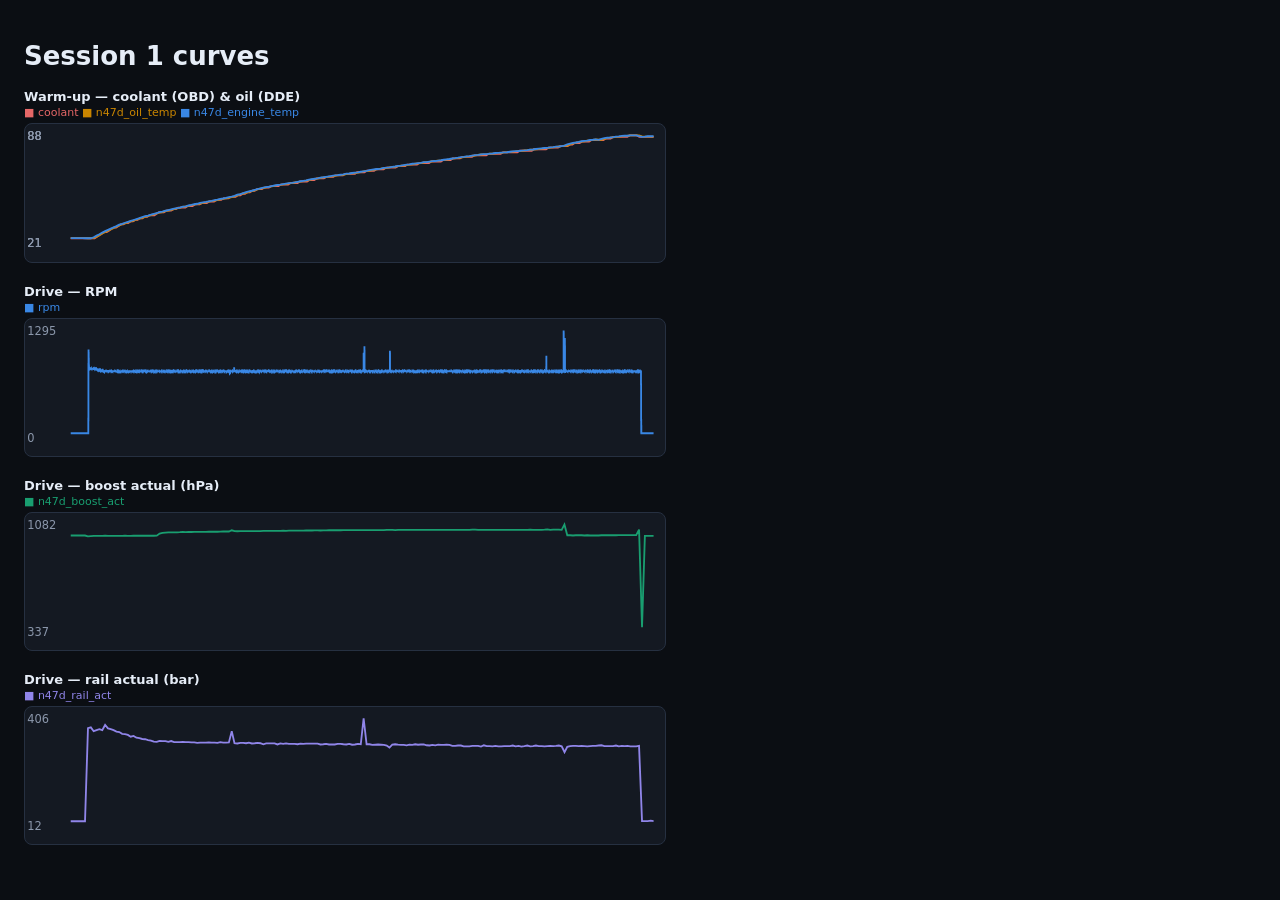
<file: drive-sessions/20260830T222056Z-session/curves.html>
<!doctype html><html><head><meta charset="utf-8">
<title>Session curves</title><style>
body{background:#0b0e13;color:#e6edf7;font:13px system-ui;padding:16px;max-width:640px}
h3{font-size:13px;margin:18px 0 2px} .legend{font-size:11px;color:#8b97ab;margin-bottom:4px}
svg{background:#141922;border:1px solid #263041;border-radius:8px}
</style></head><body><h1>Session 1 curves</h1><h3>Warm-up — coolant (OBD) & oil (DDE)</h3><div class="legend"><span style="color:#e66767">■ coolant</span>  <span style="color:#c98500">■ n47d_oil_temp</span>  <span style="color:#3987e5">■ n47d_engine_temp</span></div><svg viewBox="0 0 560 120" width="100%"><polyline fill="none" stroke="#e66767" stroke-width="1.6" points="40.0,100.0 42.1,100.0 44.2,100.0 46.3,100.0 48.4,100.0 50.4,100.0 52.5,100.0 54.6,100.0 56.7,100.0 58.8,100.0 60.9,100.0 63.0,98.7 65.1,97.3 67.2,96.0 69.3,94.6 71.4,94.6 73.4,93.3 75.5,91.9 77.6,90.6 79.7,90.6 81.8,89.3 83.9,87.9 86.0,87.9 88.1,86.6 90.2,86.6 92.3,85.2 94.4,85.2 96.4,83.9 98.5,83.9 100.6,82.5 102.7,82.5 104.8,81.2 106.9,81.2 109.0,79.9 111.1,79.9 113.2,79.9 115.2,78.5 117.3,77.2 119.5,77.2 121.5,77.2 123.6,75.8 125.7,75.8 127.8,75.8 129.9,74.5 132.0,74.5 134.0,73.1 136.1,73.1 138.2,73.1 140.3,73.1 142.4,71.8 144.5,71.8 146.6,71.8 148.7,70.4 150.8,70.4 152.8,70.4 154.9,69.1 157.0,69.1 159.1,69.1 161.2,67.8 163.3,67.8 165.4,67.8 167.5,66.4 169.6,66.4 171.6,66.4 173.7,65.1 175.8,65.1 177.9,65.1 180.0,63.7 182.1,63.7 184.2,63.7 186.3,62.4 188.4,62.4 190.5,61.0 192.5,61.0 194.6,59.7 196.7,59.7 198.8,58.4 200.9,58.4 203.0,57.0 205.1,57.0 207.2,57.0 209.3,55.7 211.4,55.7 213.4,55.7 215.5,54.3 217.6,54.3 219.7,54.3 221.8,54.3 223.9,53.0 226.0,53.0 228.1,53.0 230.2,53.0 232.2,51.6 234.3,51.6 236.4,51.6 238.5,51.6 240.6,50.3 242.7,50.3 244.8,50.3 246.8,50.3 248.9,49.0 251.0,49.0 253.1,49.0 255.2,47.6 257.3,47.6 259.4,47.6 261.5,47.6 263.6,46.3 265.7,46.3 267.7,46.3 269.8,46.3 271.9,44.9 274.0,44.9 276.1,44.9 278.2,44.9 280.3,43.6 282.4,43.6 284.5,43.6 286.6,43.6 288.7,43.6 290.7,42.2 292.8,42.2 294.9,42.2 297.0,42.2 299.1,40.9 301.2,40.9 303.3,40.9 305.4,40.9 307.5,39.6 309.6,39.6 311.6,39.6 313.7,39.6 315.8,38.2 317.9,38.2 320.0,38.2 322.1,38.2 324.2,38.2 326.3,36.9 328.4,36.9 330.5,36.9 332.6,36.9 334.6,35.5 336.7,35.5 338.8,35.5 340.9,35.5 343.0,35.5 345.1,34.2 347.2,34.2 349.3,34.2 351.3,34.2 353.5,34.2 355.5,32.8 357.6,32.8 359.7,32.8 361.8,32.8 363.9,32.8 366.0,31.5 368.1,31.5 370.2,31.5 372.3,31.5 374.4,30.1 376.4,30.1 378.5,30.1 380.6,30.1 382.7,28.8 384.8,28.8 386.9,28.8 389.0,28.8 391.1,28.8 393.2,27.5 395.3,27.5 397.4,27.5 399.4,27.5 401.5,27.5 403.6,27.5 405.7,26.1 407.8,26.1 409.9,26.1 412.0,26.1 414.1,26.1 416.2,26.1 418.3,24.8 420.3,24.8 422.4,24.8 424.5,24.8 426.6,24.8 428.7,24.8 430.8,24.8 432.9,23.4 435.0,23.4 437.1,23.4 439.2,23.4 441.3,23.4 443.4,23.4 445.4,22.1 447.5,22.1 449.6,22.1 451.7,22.1 453.8,22.1 455.9,22.1 458.0,20.7 460.1,20.7 462.2,20.7 464.3,20.7 466.4,20.7 468.4,19.4 470.5,19.4 472.7,19.4 474.7,19.4 476.8,18.1 478.9,18.1 481.0,16.7 483.1,16.7 485.2,16.7 487.3,15.4 489.4,15.4 491.5,15.4 493.6,15.4 495.6,14.0 497.7,14.0 499.8,14.0 502.0,14.0 504.0,14.0 506.1,14.0 508.2,12.7 510.3,12.7 512.4,12.7 514.5,11.3 516.6,11.3 518.7,11.3 520.8,11.3 522.8,11.3 524.9,11.3 527.0,11.3 529.1,10.0 531.2,10.0 533.3,10.0 535.4,10.0 537.5,11.3 539.5,11.3 541.6,11.3 543.7,11.3 545.8,11.3 547.9,11.3 550.0,11.3"/><text x="2" y="14" fill="#8b97ab" font-size="10">88</text><text x="2" y="108" fill="#8b97ab" font-size="10">21</text><polyline fill="none" stroke="#c98500" stroke-width="1.6" points="40.0,99.9 42.5,99.9 45.0,99.9 47.5,99.9 50.0,99.9 52.5,99.9 55.0,100.0 57.6,100.0 60.1,99.7 62.6,98.5 65.1,97.2 67.6,95.8 70.1,94.6 72.6,93.3 75.0,92.2 77.5,91.1 80.0,89.9 82.5,88.8 85.0,87.7 87.5,86.9 90.0,86.0 92.5,85.2 95.0,84.5 97.5,83.6 100.1,82.8 102.6,82.1 105.1,81.3 107.7,80.5 110.2,79.7 112.7,79.1 115.3,78.3 117.8,77.5 120.3,77.0 122.8,76.3 125.4,75.7 127.9,75.1 130.4,74.5 133.0,73.9 135.5,73.3 138.0,72.6 140.6,72.2 143.1,71.7 145.6,71.0 148.1,70.6 150.6,70.1 153.2,69.7 155.7,69.0 158.3,68.5 160.8,67.9 163.3,67.4 165.9,67.0 168.4,66.5 170.9,65.9 173.4,65.5 175.9,65.1 178.4,64.6 180.9,64.0 183.4,63.4 185.8,62.4 188.3,61.6 190.9,60.8 193.4,60.3 195.9,59.4 198.5,58.8 201.0,58.1 203.5,57.3 206.0,56.6 208.5,56.1 211.0,55.5 213.4,55.0 215.9,54.6 218.4,54.1 220.9,53.5 223.4,53.2 225.9,52.8 228.4,52.6 230.9,52.0 233.4,51.8 236.0,51.2 238.5,50.8 241.0,50.4 243.5,50.0 246.1,49.6 248.5,49.1 251.0,48.5 253.5,48.0 256.0,47.7 258.5,47.1 261.0,46.8 263.5,46.5 266.0,46.1 268.5,45.8 271.0,45.3 273.5,45.0 276.1,44.6 278.6,44.4 281.1,43.8 283.7,43.5 286.2,43.1 288.7,42.9 291.3,42.5 293.8,42.1 296.3,41.5 298.9,41.1 301.4,40.9 303.9,40.3 306.5,39.9 309.0,39.5 311.5,39.1 314.0,38.7 316.5,38.4 319.0,38.0 321.4,37.6 323.9,37.4 326.4,36.9 328.9,36.5 331.4,36.3 333.9,35.9 336.4,35.6 338.9,35.2 341.4,34.8 343.9,34.4 346.4,34.3 348.9,33.7 351.4,33.3 354.0,33.2 356.5,32.6 359.0,32.4 361.5,32.1 364.0,31.8 366.5,31.4 368.9,31.2 371.4,30.9 373.9,30.3 376.4,30.1 378.9,29.7 381.4,29.4 383.9,29.0 386.4,28.5 388.9,28.3 391.4,27.8 393.9,27.6 396.4,27.1 399.0,26.7 401.5,26.6 404.0,26.4 406.6,26.0 409.1,25.9 411.6,25.6 414.2,25.4 416.7,25.2 419.2,24.8 421.8,24.8 424.3,24.4 426.8,24.1 429.3,24.0 431.9,23.6 434.4,23.5 436.9,23.2 439.5,22.9 442.0,22.5 444.5,22.4 447.1,22.1 449.6,21.9 452.1,21.6 454.7,21.2 457.2,21.0 459.6,20.6 462.1,20.5 464.6,20.1 467.1,19.7 469.6,19.4 472.1,19.0 474.6,18.8 477.1,17.8 479.5,17.0 482.0,16.3 484.5,15.9 487.0,15.5 489.5,15.1 492.0,14.6 494.5,14.3 497.0,13.9 499.4,13.6 501.9,13.8 504.4,13.8 507.0,13.0 509.5,12.3 512.0,11.9 514.6,11.6 517.1,11.2 519.6,11.1 522.2,10.8 524.7,10.4 527.2,10.3 529.7,10.0 532.3,10.0 534.8,10.0 537.3,10.0 539.9,10.8 542.4,11.1 544.9,11.1 547.5,11.1 550.0,11.1"/><text x="2" y="14" fill="#8b97ab" font-size="10">88</text><text x="2" y="108" fill="#8b97ab" font-size="10">21</text><polyline fill="none" stroke="#3987e5" stroke-width="1.6" points="40.0,99.9 42.5,99.9 45.0,99.9 47.5,99.9 50.0,99.9 52.5,100.0 55.1,100.0 57.6,100.0 60.1,99.1 62.6,97.7 65.1,96.5 67.6,95.0 70.1,93.8 72.6,92.7 75.0,91.6 77.5,90.4 80.0,89.4 82.5,88.1 85.0,87.3 87.5,86.4 90.0,85.6 92.5,84.8 95.0,84.0 97.6,83.2 100.1,82.4 102.6,81.5 105.1,80.7 107.7,80.1 110.2,79.4 112.7,78.6 115.3,77.9 117.8,77.2 120.3,76.6 122.9,75.9 125.4,75.3 127.9,74.7 130.5,74.1 133.0,73.6 135.5,73.1 138.1,72.4 140.6,72.0 143.1,71.3 145.6,70.8 148.1,70.2 150.7,69.8 153.2,69.1 155.8,68.6 158.3,68.2 160.8,67.7 163.4,67.3 165.9,66.6 168.4,66.2 170.9,65.6 173.4,65.2 175.9,64.7 178.4,64.0 180.9,63.6 183.3,62.8 185.8,61.9 188.4,61.3 190.9,60.5 193.4,59.7 195.9,58.9 198.5,58.4 201.0,57.7 203.5,57.0 206.0,56.3 208.5,55.7 211.0,55.3 213.4,54.9 215.9,54.3 218.4,53.8 220.9,53.4 223.4,53.1 225.9,52.6 228.4,52.2 230.9,51.8 233.5,51.5 236.0,51.1 238.5,50.6 241.0,50.1 243.6,49.7 246.0,49.3 248.5,48.7 251.0,48.3 253.5,47.9 256.0,47.5 258.5,46.9 261.0,46.6 263.5,46.2 266.0,45.8 268.5,45.4 271.0,45.0 273.6,44.8 276.1,44.4 278.6,44.1 281.2,43.5 283.7,43.3 286.2,42.9 288.7,42.6 291.3,42.3 293.8,41.8 296.3,41.4 298.9,41.0 301.4,40.4 303.9,40.0 306.5,39.6 309.0,39.4 311.5,39.0 314.0,38.4 316.5,38.2 318.9,37.9 321.4,37.5 323.9,37.2 326.4,36.7 328.9,36.4 331.4,36.0 333.9,35.6 336.4,35.3 338.9,34.8 341.4,34.7 343.9,34.3 346.4,34.0 348.9,33.4 351.4,33.3 354.0,32.9 356.5,32.5 359.0,32.4 361.5,32.0 364.0,31.7 366.5,31.3 368.9,30.9 371.4,30.6 373.9,30.2 376.4,29.9 378.9,29.5 381.4,29.0 383.9,28.7 386.4,28.3 388.9,28.1 391.4,27.6 393.9,27.2 396.5,27.0 399.0,26.6 401.5,26.4 404.1,26.3 406.6,25.9 409.1,25.8 411.7,25.4 414.2,25.2 416.7,25.0 419.3,24.8 421.8,24.7 424.3,24.3 426.8,24.0 429.3,23.7 431.9,23.6 434.4,23.3 436.9,23.1 439.5,22.8 442.0,22.4 444.5,22.3 447.1,21.9 449.6,21.6 452.1,21.3 454.6,21.0 457.1,20.9 459.6,20.5 462.1,20.2 464.6,19.8 467.1,19.7 469.6,19.3 472.1,18.9 474.5,17.9 477.0,17.1 479.5,16.6 482.0,16.2 484.5,15.7 487.0,15.1 489.5,14.7 492.0,14.6 494.4,14.0 496.9,13.8 499.4,13.5 501.9,13.9 504.4,13.1 507.0,12.4 509.5,12.0 512.0,11.8 514.6,11.5 517.1,11.1 519.6,10.8 522.2,10.4 524.7,10.3 527.2,10.3 529.7,10.0 532.3,10.0 534.8,10.0 537.3,10.7 539.9,11.2 542.4,11.1 544.9,10.7 547.5,10.7 550.0,10.7"/><text x="2" y="14" fill="#8b97ab" font-size="10">88</text><text x="2" y="108" fill="#8b97ab" font-size="10">21</text></svg>
<h3>Drive — RPM</h3><div class="legend"><span style="color:#3987e5">■ rpm</span></div><svg viewBox="0 0 560 120" width="100%"><polyline fill="none" stroke="#3987e5" stroke-width="1.6" points="40.0,100.0 40.0,100.0 40.0,100.0 40.0,100.0 40.1,100.0 40.1,100.0 40.1,100.0 40.1,100.0 40.2,100.0 40.2,100.0 40.2,100.0 40.2,100.0 40.2,100.0 40.3,100.0 40.3,100.0 40.3,100.0 40.3,100.0 40.4,100.0 40.4,100.0 40.4,100.0 40.4,100.0 40.4,100.0 40.5,100.0 40.5,100.0 40.5,100.0 40.5,100.0 40.5,100.0 40.6,100.0 40.6,100.0 40.6,100.0 40.6,100.0 40.7,100.0 40.7,100.0 40.7,100.0 40.7,100.0 40.7,100.0 40.8,100.0 40.8,100.0 40.8,100.0 40.8,100.0 40.8,100.0 40.9,100.0 40.9,100.0 40.9,100.0 40.9,100.0 41.0,100.0 41.0,100.0 41.0,100.0 41.0,100.0 41.1,100.0 41.1,100.0 41.1,100.0 41.1,100.0 41.1,100.0 41.2,100.0 41.2,100.0 41.2,100.0 41.2,100.0 41.2,100.0 41.3,100.0 41.3,100.0 41.3,100.0 41.3,100.0 41.3,100.0 41.4,100.0 41.4,100.0 41.4,100.0 41.4,100.0 41.4,100.0 41.5,100.0 41.5,100.0 41.5,100.0 41.5,100.0 41.6,100.0 41.6,100.0 41.6,100.0 41.6,100.0 41.6,100.0 41.7,100.0 41.7,100.0 41.7,100.0 41.7,100.0 41.8,100.0 41.8,100.0 41.8,100.0 41.8,100.0 41.8,100.0 41.9,100.0 41.9,100.0 41.9,100.0 41.9,100.0 41.9,100.0 42.0,100.0 42.0,100.0 42.0,100.0 42.0,100.0 42.1,100.0 42.1,100.0 42.1,100.0 42.1,100.0 42.1,100.0 42.2,100.0 42.2,100.0 42.2,100.0 42.2,100.0 42.2,100.0 42.3,100.0 42.3,100.0 42.3,100.0 42.3,100.0 42.4,100.0 42.4,100.0 42.4,100.0 42.4,100.0 42.5,100.0 42.5,100.0 42.5,100.0 42.5,100.0 42.5,100.0 42.6,100.0 42.6,100.0 42.6,100.0 42.6,100.0 42.6,100.0 42.7,100.0 42.7,100.0 42.7,100.0 42.7,100.0 42.7,100.0 42.8,100.0 42.8,100.0 42.8,100.0 42.8,100.0 42.8,100.0 42.9,100.0 42.9,100.0 42.9,100.0 42.9,100.0 43.0,100.0 43.0,100.0 43.0,100.0 43.0,100.0 43.0,100.0 43.1,100.0 43.1,100.0 43.1,100.0 43.1,100.0 43.2,100.0 43.2,100.0 43.2,100.0 43.2,100.0 43.2,100.0 43.3,100.0 43.3,100.0 43.3,100.0 43.3,100.0 43.3,100.0 43.4,100.0 43.4,100.0 43.4,100.0 43.4,100.0 43.5,100.0 43.5,100.0 43.5,100.0 43.5,100.0 43.5,100.0 43.6,100.0 43.6,100.0 43.6,100.0 43.6,100.0 43.6,100.0 43.7,100.0 43.7,100.0 43.7,100.0 43.7,100.0 43.8,100.0 43.8,100.0 43.8,100.0 43.8,100.0 43.9,100.0 43.9,100.0 43.9,100.0 43.9,100.0 43.9,100.0 44.0,100.0 44.0,100.0 44.0,100.0 44.0,100.0 44.0,100.0 44.1,100.0 44.1,100.0 44.1,100.0 44.1,100.0 44.2,100.0 44.2,100.0 44.2,100.0 44.2,100.0 44.2,100.0 44.2,100.0 44.3,100.0 44.3,100.0 44.3,100.0 44.3,100.0 44.4,100.0 44.4,100.0 44.4,100.0 44.4,100.0 44.4,100.0 44.5,100.0 44.5,100.0 44.5,100.0 44.5,100.0 44.6,100.0 44.6,100.0 44.6,100.0 44.6,100.0 44.6,100.0 44.7,100.0 44.7,100.0 44.7,100.0 44.7,100.0 44.7,100.0 44.8,100.0 44.8,100.0 44.8,100.0 44.8,100.0 44.9,100.0 44.9,100.0 44.9,100.0 44.9,100.0 44.9,100.0 45.0,100.0 45.0,100.0 45.0,100.0 45.0,100.0 45.0,100.0 45.1,100.0 45.1,100.0 45.1,100.0 45.2,100.0 45.2,100.0 45.2,100.0 45.2,100.0 45.2,100.0 45.3,100.0 45.3,100.0 45.3,100.0 45.3,100.0 45.3,100.0 45.4,100.0 45.4,100.0 45.4,100.0 45.4,100.0 45.4,100.0 45.5,100.0 45.5,100.0 45.5,100.0 45.5,100.0 45.5,100.0 45.6,100.0 45.6,100.0 45.6,100.0 45.6,100.0 45.6,100.0 45.7,100.0 45.7,100.0 45.7,100.0 45.7,100.0 45.8,100.0 45.8,100.0 45.8,100.0 45.8,100.0 45.8,100.0 45.9,100.0 45.9,100.0 45.9,100.0 45.9,100.0 46.0,100.0 46.0,100.0 46.0,100.0 46.0,100.0 46.0,100.0 46.1,100.0 46.1,100.0 46.1,100.0 46.1,100.0 46.1,100.0 46.2,100.0 46.2,100.0 46.2,100.0 46.2,100.0 46.3,100.0 46.3,100.0 46.3,100.0 46.3,100.0 46.3,100.0 46.4,100.0 46.4,100.0 46.4,100.0 46.4,100.0 46.4,100.0 46.5,100.0 46.5,100.0 46.5,100.0 46.6,100.0 46.6,100.0 46.6,100.0 46.6,100.0 46.6,100.0 46.7,100.0 46.7,100.0 46.7,100.0 46.7,100.0 46.7,100.0 46.8,100.0 46.8,100.0 46.8,100.0 46.8,100.0 46.8,100.0 46.9,100.0 46.9,100.0 46.9,100.0 46.9,100.0 46.9,100.0 47.0,100.0 47.0,100.0 47.0,100.0 47.0,100.0 47.0,100.0 47.1,100.0 47.1,100.0 47.1,100.0 47.1,100.0 47.2,100.0 47.2,100.0 47.2,100.0 47.2,100.0 47.2,100.0 47.3,100.0 47.3,100.0 47.3,100.0 47.3,100.0 47.4,100.0 47.4,100.0 47.4,100.0 47.4,100.0 47.4,100.0 47.5,100.0 47.5,100.0 47.5,100.0 47.5,100.0 47.6,100.0 47.6,100.0 47.6,100.0 47.6,100.0 47.6,100.0 47.7,100.0 47.7,100.0 47.7,100.0 47.7,100.0 47.8,100.0 47.8,100.0 47.8,100.0 47.8,100.0 47.9,100.0 47.9,100.0 47.9,100.0 47.9,100.0 47.9,100.0 48.0,100.0 48.0,100.0 48.0,100.0 48.0,100.0 48.0,100.0 48.1,100.0 48.1,100.0 48.1,100.0 48.1,100.0 48.1,100.0 48.2,100.0 48.2,100.0 48.2,100.0 48.2,100.0 48.3,100.0 48.3,100.0 48.3,100.0 48.3,100.0 48.3,100.0 48.4,100.0 48.4,100.0 48.4,100.0 48.4,100.0 48.5,100.0 48.5,100.0 48.5,100.0 48.5,100.0 48.5,100.0 48.6,100.0 48.6,100.0 48.6,100.0 48.6,100.0 48.7,100.0 48.7,100.0 48.7,100.0 48.7,100.0 48.7,100.0 48.8,100.0 48.8,100.0 48.8,100.0 48.8,100.0 48.8,100.0 48.9,100.0 48.9,100.0 48.9,100.0 49.0,100.0 49.0,100.0 49.0,100.0 49.0,100.0 49.0,100.0 49.1,100.0 49.1,100.0 49.1,100.0 49.1,100.0 49.1,100.0 49.2,100.0 49.2,100.0 49.2,100.0 49.2,100.0 49.2,100.0 49.3,100.0 49.3,100.0 49.3,100.0 49.3,100.0 49.4,100.0 49.4,100.0 49.4,100.0 49.4,100.0 49.4,100.0 49.5,100.0 49.5,100.0 49.5,100.0 49.5,100.0 49.6,100.0 49.6,100.0 49.6,100.0 49.6,100.0 49.6,100.0 49.7,100.0 49.7,100.0 49.7,100.0 49.7,100.0 49.7,100.0 49.8,100.0 49.8,100.0 49.8,100.0 49.8,100.0 49.9,100.0 49.9,100.0 49.9,100.0 49.9,100.0 49.9,100.0 50.0,100.0 50.0,100.0 50.0,100.0 50.1,100.0 50.1,100.0 50.1,100.0 50.1,100.0 50.1,100.0 50.2,100.0 50.2,100.0 50.2,100.0 50.2,100.0 50.2,100.0 50.3,100.0 50.3,100.0 50.3,100.0 50.3,100.0 50.3,100.0 50.4,100.0 50.4,100.0 50.4,100.0 50.4,100.0 50.4,100.0 50.5,100.0 50.5,100.0 50.5,100.0 50.5,100.0 50.6,100.0 50.6,100.0 50.6,100.0 50.6,100.0 50.6,100.0 50.7,100.0 50.7,100.0 50.7,100.0 50.7,100.0 50.8,100.0 50.8,100.0 50.8,100.0 50.8,100.0 50.8,100.0 50.9,100.0 50.9,100.0 50.9,100.0 50.9,100.0 51.0,100.0 51.0,100.0 51.0,100.0 51.0,100.0 51.0,100.0 51.1,100.0 51.1,100.0 51.1,100.0 51.2,100.0 51.2,100.0 51.2,100.0 51.2,100.0 51.2,100.0 51.3,100.0 51.3,100.0 51.3,100.0 51.3,100.0 51.3,100.0 51.4,100.0 51.4,100.0 51.4,100.0 51.4,100.0 51.4,100.0 51.5,100.0 51.5,100.0 51.5,100.0 51.5,100.0 51.6,100.0 51.6,100.0 51.6,100.0 51.6,100.0 51.6,100.0 51.7,100.0 51.7,100.0 51.7,100.0 51.7,100.0 51.8,100.0 51.8,100.0 51.8,100.0 51.8,100.0 51.8,100.0 51.9,100.0 51.9,100.0 51.9,100.0 51.9,100.0 51.9,100.0 52.0,100.0 52.0,100.0 52.0,100.0 52.0,100.0 52.1,100.0 52.1,100.0 52.1,100.0 52.1,100.0 52.1,100.0 52.2,100.0 52.2,100.0 52.2,100.0 52.3,100.0 52.3,100.0 52.3,100.0 52.3,100.0 52.3,100.0 52.4,100.0 52.4,100.0 52.4,100.0 52.4,100.0 52.4,100.0 52.5,100.0 52.5,100.0 52.5,100.0 52.5,100.0 52.5,100.0 52.6,100.0 52.6,100.0 52.6,100.0 52.6,100.0 52.6,100.0 52.7,100.0 52.7,100.0 52.7,100.0 52.7,100.0 52.8,100.0 52.8,100.0 52.8,100.0 52.8,100.0 52.8,100.0 52.9,100.0 52.9,100.0 52.9,100.0 52.9,100.0 53.0,100.0 53.0,100.0 53.0,100.0 53.0,100.0 53.0,100.0 53.1,100.0 53.1,100.0 53.1,100.0 53.1,100.0 53.2,100.0 53.2,100.0 53.2,100.0 53.2,100.0 53.2,100.0 53.3,100.0 53.3,100.0 53.3,100.0 53.3,100.0 53.3,100.0 53.4,100.0 53.4,100.0 53.4,100.0 53.5,100.0 53.5,100.0 53.5,100.0 53.5,100.0 53.5,100.0 53.6,100.0 53.6,100.0 53.6,100.0 53.6,100.0 53.6,100.0 53.7,100.0 53.7,100.0 53.7,100.0 53.7,100.0 53.7,100.0 53.8,100.0 53.8,100.0 53.8,100.0 53.8,100.0 53.8,100.0 53.9,100.0 53.9,100.0 53.9,100.0 53.9,100.0 54.0,100.0 54.0,100.0 54.0,100.0 54.0,100.0 54.0,100.0 54.1,100.0 54.1,100.0 54.1,100.0 54.1,100.0 54.1,100.0 54.2,100.0 54.2,100.0 54.2,100.0 54.2,100.0 54.3,100.0 54.3,100.0 54.3,100.0 54.3,100.0 54.3,100.0 54.4,100.0 54.4,100.0 54.4,100.0 54.4,100.0 54.5,100.0 54.5,100.0 54.5,100.0 54.5,100.0 54.5,100.0 54.6,100.0 54.6,100.0 54.6,100.0 54.6,100.0 54.7,100.0 54.7,100.0 54.7,100.0 54.7,100.0 54.8,100.0 54.8,100.0 54.8,100.0 54.8,100.0 54.8,100.0 54.9,100.0 54.9,100.0 54.9,100.0 54.9,100.0 54.9,100.0 55.0,100.0 55.0,100.0 55.0,100.0 55.0,100.0 55.0,100.0 55.1,100.0 55.1,100.0 55.1,100.0 55.1,100.0 55.1,100.0 55.2,100.0 55.2,100.0 55.2,100.0 55.2,100.0 55.3,100.0 55.3,100.0 55.3,100.0 55.3,100.0 55.3,100.0 55.4,100.0 55.4,100.0 55.4,86.3 55.4,86.3 55.5,89.5 55.5,89.5 55.5,85.4 55.5,85.4 55.5,39.2 55.6,39.2 55.6,26.6 55.6,26.6 55.6,30.3 55.7,28.8 55.7,28.8 55.7,32.2 55.7,32.2 55.7,34.7 55.8,34.7 55.8,36.6 55.8,36.6 55.8,38.7 55.8,38.7 55.9,40.0 55.9,40.0 55.9,41.5 56.0,41.5 56.0,43.0 56.0,43.0 56.0,43.0 56.0,43.0 56.1,43.3 56.1,43.5 56.1,43.5 56.1,43.3 56.1,43.3 56.2,43.4 56.2,43.4 56.2,43.1 56.2,43.1 56.2,43.0 56.3,43.0 56.3,43.2 56.3,43.2 56.3,43.3 56.3,43.3 56.4,43.3 56.4,43.2 56.4,43.2 56.4,43.4 56.5,43.4 56.5,43.5 56.5,43.5 56.5,43.5 56.5,43.5 56.6,43.4 56.6,43.4 56.6,43.3 56.6,43.3 56.7,42.9 56.7,42.9 56.7,43.1 56.7,43.1 56.7,43.4 56.8,43.4 56.8,43.3 56.8,43.3 56.8,43.6 56.9,44.4 56.9,44.4 56.9,43.7 56.9,43.7 56.9,43.4 57.0,43.4 57.0,43.4 57.0,43.4 57.0,43.3 57.0,43.3 57.1,43.4 57.1,43.4 57.1,43.7 57.2,43.7 57.2,43.8 57.2,43.8 57.2,43.5 57.2,43.5 57.3,43.5 57.3,43.6 57.3,43.6 57.3,43.6 57.3,43.6 57.4,43.5 57.4,43.5 57.4,44.1 57.4,44.1 57.4,43.9 57.5,43.9 57.5,43.6 57.5,43.6 57.5,43.1 57.5,43.1 57.6,43.0 57.6,43.3 57.6,43.3 57.6,43.4 57.7,43.4 57.7,43.4 57.7,43.4 57.7,43.4 57.7,43.4 57.8,43.8 57.8,43.8 57.8,43.2 57.8,43.2 57.9,43.8 57.9,43.8 57.9,43.7 57.9,43.7 57.9,43.2 58.0,43.2 58.0,43.4 58.0,43.4 58.0,43.6 58.1,43.7 58.1,43.7 58.1,43.4 58.1,43.4 58.1,43.7 58.2,43.7 58.2,43.5 58.2,43.5 58.2,43.4 58.3,43.4 58.3,43.4 58.3,43.4 58.3,43.6 58.4,43.6 58.4,43.6 58.4,43.4 58.4,43.4 58.4,43.8 58.5,43.8 58.5,43.5 58.5,43.5 58.5,43.4 58.5,43.4 58.6,43.6 58.6,43.6 58.6,43.7 58.6,43.7 58.6,43.5 58.7,43.5 58.7,43.3 58.7,43.3 58.7,43.6 58.8,43.6 58.8,43.4 58.8,43.4 58.8,43.4 58.8,43.7 58.9,43.7 58.9,43.4 58.9,43.4 58.9,43.5 59.0,43.5 59.0,43.7 59.0,43.7 59.0,43.4 59.0,43.4 59.1,43.6 59.1,43.6 59.1,43.6 59.1,43.6 59.1,43.6 59.2,43.6 59.2,43.6 59.2,43.6 59.2,43.1 59.3,43.6 59.3,43.6 59.3,43.6 59.3,43.6 59.3,43.5 59.4,43.5 59.4,43.3 59.4,43.3 59.4,43.4 59.5,43.4 59.5,43.6 59.5,43.6 59.5,43.5 59.6,43.5 59.6,43.6 59.6,43.6 59.6,43.5 59.6,43.5 59.7,43.4 59.7,43.7 59.7,43.7 59.7,43.9 59.7,43.9 59.8,43.5 59.8,43.5 59.8,43.6 59.8,43.6 59.8,43.6 59.9,43.6 59.9,43.6 59.9,43.6 59.9,43.4 60.0,43.4 60.0,43.6 60.0,43.6 60.0,43.5 60.0,43.5 60.1,43.4 60.1,43.4 60.1,43.5 60.1,43.7 60.1,43.7 60.2,43.7 60.2,43.7 60.2,43.6 60.2,43.6 60.3,43.8 60.3,43.8 60.3,43.7 60.3,43.7 60.3,43.5 60.4,43.5 60.4,43.7 60.4,43.7 60.4,43.8 60.5,43.8 60.5,43.7 60.5,43.7 60.5,43.8 60.5,43.8 60.6,43.8 60.6,43.9 60.6,43.9 60.6,43.7 60.6,43.7 60.7,43.8 60.7,43.8 60.7,43.8 60.7,43.8 60.8,43.7 60.8,43.7 60.8,43.7 60.8,43.7 60.9,44.0 60.9,43.9 60.9,43.9 60.9,43.9 60.9,43.9 61.0,43.8 61.0,43.8 61.0,43.8 61.0,43.8 61.0,43.7 61.1,43.7 61.1,43.8 61.1,43.8 61.1,44.0 61.2,44.0 61.2,44.0 61.2,44.0 61.2,43.8 61.2,43.8 61.3,43.7 61.3,43.7 61.3,43.9 61.3,43.7 61.3,43.7 61.4,43.8 61.4,43.8 61.4,44.1 61.4,44.1 61.5,43.8 61.5,43.8 61.5,43.8 61.5,43.8 61.5,43.9 61.6,43.9 61.6,43.7 61.6,43.7 61.6,43.9 61.7,43.8 61.7,43.8 61.7,43.8 61.7,43.8 61.7,43.9 61.8,43.9 61.8,44.2 61.8,44.2 61.8,43.8 61.9,43.8 61.9,44.0 61.9,44.0 61.9,44.1 62.0,44.1 62.0,43.9 62.0,43.9 62.0,43.9 62.0,43.9 62.1,44.0 62.1,44.2 62.1,44.2 62.1,44.0 62.1,44.0 62.2,43.9 62.2,43.9 62.2,43.9 62.2,43.9 62.2,44.2 62.3,44.2 62.3,44.1 62.3,44.1 62.3,44.2 62.3,44.2 62.4,44.2 62.4,44.2 62.4,43.7 62.4,43.7 62.5,44.1 62.5,44.1 62.5,44.1 62.5,44.1 62.5,44.1 62.6,44.1 62.6,44.5 62.6,44.1 62.6,44.1 62.7,43.9 62.7,43.9 62.7,44.0 62.7,44.0 62.7,44.2 62.8,44.2 62.8,44.2 62.8,44.2 62.8,44.2 62.8,44.2 62.9,44.3 62.9,44.3 62.9,44.2 62.9,44.2 63.0,44.2 63.0,44.4 63.0,44.4 63.0,44.2 63.1,44.2 63.1,44.5 63.1,44.5 63.1,44.1 63.2,44.1 63.2,44.1 63.2,44.1 63.2,44.4 63.2,44.4 63.3,44.4 63.3,44.5 63.3,44.5 63.3,44.3 63.3,44.3 63.4,44.1 63.4,44.1 63.4,44.0 63.4,44.0 63.4,44.6 63.5,44.6 63.5,44.4 63.5,44.4 63.5,44.0 63.6,44.0 63.6,44.3 63.6,44.3 63.6,44.3 63.6,44.3 63.7,44.3 63.7,44.3 63.7,44.3 63.7,44.6 63.7,44.6 63.8,44.4 63.8,44.4 63.8,44.6 63.8,44.6 63.9,44.6 63.9,44.6 63.9,44.1 63.9,44.1 63.9,44.4 64.0,44.4 64.0,44.6 64.0,44.6 64.0,44.6 64.1,44.6 64.1,44.4 64.1,44.4 64.1,44.4 64.1,44.3 64.2,44.3 64.2,44.5 64.2,44.5 64.2,44.7 64.2,44.7 64.3,44.6 64.3,44.6 64.3,44.6 64.4,44.6 64.4,44.3 64.4,44.3 64.4,44.5 64.4,44.5 64.5,44.6 64.5,44.6 64.5,44.6 64.5,44.6 64.5,44.5 64.6,44.5 64.6,44.5 64.6,44.5 64.6,44.7 64.6,44.7 64.7,44.6 64.7,44.5 64.7,44.5 64.7,44.6 64.7,44.6 64.8,44.5 64.8,44.5 64.8,44.9 64.8,44.9 64.9,44.9 64.9,44.9 64.9,44.6 64.9,44.6 64.9,44.5 65.0,44.5 65.0,44.7 65.0,44.7 65.0,44.8 65.0,44.8 65.1,44.8 65.1,44.8 65.1,44.7 65.1,44.7 65.2,44.7 65.2,44.7 65.2,44.8 65.2,44.9 65.2,44.9 65.3,44.8 65.3,44.8 65.3,44.9 65.3,44.9 65.3,44.6 65.4,44.6 65.4,44.8 65.4,44.8 65.4,44.9 65.5,44.9 65.5,44.9 65.5,44.9 65.5,45.0 65.5,45.0 65.6,45.1 65.6,45.1 65.6,44.8 65.6,44.8 65.7,44.7 65.7,44.8 65.7,44.8 65.7,45.0 65.8,45.0 65.8,45.2 65.8,45.2 65.8,45.0 65.8,45.0 65.9,44.7 65.9,44.7 65.9,44.8 65.9,44.8 65.9,45.0 66.0,45.0 66.0,45.2 66.0,45.2 66.0,45.1 66.0,45.1 66.1,45.0 66.1,45.0 66.1,45.0 66.1,45.0 66.1,44.9 66.2,44.9 66.2,44.9 66.2,45.1 66.2,45.1 66.3,45.1 66.3,45.1 66.3,45.2 66.3,45.2 66.3,45.0 66.4,45.0 66.4,44.9 66.4,44.9 66.4,45.0 66.4,45.0 66.5,45.1 66.5,45.1 66.5,45.3 66.5,45.3 66.6,45.2 66.6,45.2 66.6,44.8 66.6,44.8 66.6,45.0 66.7,45.0 66.7,45.1 66.7,45.1 66.7,45.1 66.7,45.2 66.8,45.2 66.8,45.5 66.8,45.5 66.8,45.2 66.9,45.2 66.9,45.2 66.9,45.2 66.9,45.4 66.9,45.4 67.0,45.2 67.0,45.2 67.0,45.1 67.0,45.1 67.1,45.0 67.1,45.0 67.1,45.4 67.1,45.4 67.2,45.3 67.2,45.3 67.2,45.1 67.2,45.1 67.2,45.4 67.3,45.4 67.3,45.2 67.3,45.1 67.3,45.1 67.3,45.3 67.4,45.3 67.4,45.2 67.4,45.2 67.4,45.4 67.4,45.4 67.5,45.4 67.5,45.4 67.5,45.2 67.5,45.2 67.5,45.2 67.6,45.2 67.6,45.3 67.6,45.3 67.6,45.3 67.7,45.3 67.7,45.4 67.7,45.4 67.7,45.4 67.7,45.4 67.8,45.5 67.8,45.5 67.8,45.4 67.8,45.4 67.8,45.4 67.9,45.5 67.9,45.5 67.9,45.4 67.9,45.4 68.0,45.3 68.0,45.3 68.0,45.4 68.0,45.4 68.0,45.5 68.1,45.5 68.1,45.6 68.1,45.6 68.1,45.5 68.2,45.5 68.2,45.6 68.2,45.6 68.2,45.6 68.2,45.7 68.3,45.7 68.3,45.5 68.3,45.5 68.3,45.3 68.3,45.3 68.4,45.5 68.4,45.5 68.4,45.6 68.5,45.6 68.5,45.5 68.5,45.5 68.5,45.5 68.5,45.5 68.6,45.6 68.6,45.6 68.6,45.5 68.6,45.5 68.6,45.6 68.7,45.6 68.7,45.5 68.7,45.5 68.7,45.6 68.7,45.6 68.8,45.9 68.8,45.7 68.8,45.7 68.8,45.8 68.8,45.8 68.9,45.8 68.9,45.8 68.9,45.6 68.9,45.6 68.9,45.6 69.0,45.6 69.0,45.9 69.0,45.9 69.0,45.9 69.1,45.9 69.1,45.6 69.1,45.6 69.1,45.7 69.1,45.7 69.2,45.8 69.2,45.8 69.2,45.8 69.2,45.8 69.3,45.8 69.3,45.8 69.3,45.8 69.3,45.9 69.4,45.9 69.4,46.1 69.4,46.1 69.4,45.8 69.4,45.8 69.5,45.8 69.5,45.8 69.5,45.9 69.5,45.9 69.5,45.7 69.6,45.7 69.6,45.7 69.6,45.6 69.6,45.6 69.7,46.0 69.7,46.0 69.7,46.0 69.7,46.0 69.8,45.8 69.8,45.8 69.8,46.0 69.8,46.0 69.8,45.7 69.9,45.7 69.9,46.0 69.9,46.0 69.9,46.0 69.9,46.0 70.0,45.9 70.0,45.9 70.0,45.9 70.0,45.9 70.0,45.7 70.1,45.7 70.1,45.7 70.1,45.8 70.1,45.8 70.1,45.5 70.2,45.5 70.2,45.8 70.2,45.8 70.2,45.7 70.3,45.7 70.3,46.0 70.3,46.0 70.3,46.0 70.3,46.0 70.4,45.8 70.4,45.8 70.4,45.8 70.4,45.8 70.5,45.7 70.5,45.7 70.5,45.9 70.5,45.8 70.5,45.8 70.6,45.7 70.6,45.7 70.6,45.7 70.6,45.7 70.6,45.6 70.7,45.6 70.7,45.8 70.7,45.8 70.7,45.9 70.8,45.9 70.8,45.8 70.8,45.8 70.8,45.8 70.8,45.8 70.9,45.7 70.9,45.7 70.9,45.7 70.9,45.7 71.0,45.5 71.0,45.5 71.0,45.5 71.0,45.5 71.1,45.5 71.1,45.4 71.1,45.4 71.1,45.6 71.1,45.6 71.2,45.7 71.2,45.7 71.2,45.8 71.2,45.8 71.2,45.8 71.3,45.8 71.3,45.7 71.3,45.7 71.3,45.6 71.3,45.6 71.4,45.7 71.4,45.7 71.4,45.7 71.4,45.7 71.4,45.6 71.5,45.6 71.5,45.3 71.5,45.3 71.5,45.8 71.6,45.8 71.6,45.9 71.6,45.9 71.6,45.9 71.6,45.9 71.7,45.9 71.7,45.8 71.7,45.8 71.7,45.8 71.7,45.8 71.8,45.7 71.8,45.7 71.8,45.7 71.8,45.7 71.9,45.7 71.9,45.7 71.9,45.6 71.9,45.6 71.9,45.5 72.0,45.5 72.0,45.8 72.0,45.8 72.0,45.7 72.0,45.7 72.1,45.7 72.1,45.7 72.1,45.8 72.1,45.9 72.2,45.9 72.2,46.1 72.2,46.1 72.2,45.9 72.2,45.9 72.3,45.7 72.3,45.7 72.3,45.5 72.3,45.5 72.4,45.7 72.4,45.7 72.4,45.8 72.4,45.8 72.5,45.6 72.5,45.6 72.5,45.7 72.5,45.7 72.5,45.8 72.6,45.8 72.6,45.8 72.6,45.8 72.6,45.9 72.6,45.9 72.7,45.7 72.7,45.9 72.7,45.9 72.7,45.7 72.7,45.7 72.8,45.7 72.8,45.7 72.8,45.8 72.8,45.8 72.8,45.5 72.9,45.5 72.9,45.8 72.9,45.8 72.9,45.7 73.0,45.7 73.0,45.6 73.0,45.6 73.0,45.8 73.0,45.8 73.1,46.0 73.1,46.0 73.1,46.1 73.1,46.1 73.1,45.8 73.2,45.8 73.2,45.9 73.2,45.9 73.2,45.9 73.3,45.7 73.3,45.7 73.3,45.9 73.3,45.9 73.3,45.7 73.4,45.7 73.4,45.8 73.4,45.8 73.4,45.9 73.4,45.9 73.5,45.8 73.5,45.8 73.5,45.9 73.5,45.9 73.6,45.7 73.6,45.7 73.6,45.7 73.6,45.7 73.6,46.1 73.7,46.1 73.7,45.7 73.7,45.7 73.7,45.9 73.8,45.9 73.8,45.9 73.8,45.7 73.8,45.7 73.9,45.7 73.9,45.7 73.9,45.8 73.9,45.8 73.9,45.9 74.0,45.9 74.0,45.9 74.0,45.9 74.0,45.8 74.0,45.8 74.1,46.0 74.1,46.0 74.1,45.8 74.1,45.8 74.1,45.9 74.2,45.9 74.2,45.9 74.2,45.9 74.2,45.9 74.2,45.9 74.3,45.8 74.3,45.8 74.3,45.9 74.3,45.9 74.3,45.8 74.4,45.8 74.4,45.7 74.4,45.6 74.4,45.6 74.5,45.8 74.5,45.8 74.5,45.7 74.5,45.7 74.5,46.0 74.6,46.0 74.6,45.9 74.6,45.9 74.6,46.0 74.6,46.0 74.7,46.0 74.7,46.0 74.7,45.8 74.7,45.8 74.8,46.2 74.8,46.2 74.8,45.7 74.8,45.7 74.8,46.0 74.9,46.0 74.9,45.9 74.9,45.9 74.9,45.8 74.9,45.8 75.0,45.8 75.0,45.8 75.0,45.8 75.0,45.8 75.1,45.7 75.1,45.7 75.1,45.9 75.1,45.9 75.1,45.9 75.2,45.9 75.2,45.9 75.2,45.9 75.2,45.9 75.2,45.9 75.3,45.8 75.3,45.8 75.3,46.0 75.3,46.0 75.3,45.8 75.4,45.8 75.4,45.6 75.4,45.6 75.4,45.8 75.5,45.8 75.5,46.0 75.5,46.0 75.5,45.8 75.5,45.8 75.5,45.7 75.6,45.7 75.6,45.8 75.6,45.8 75.6,45.8 75.7,45.8 75.7,45.7 75.7,45.7 75.7,45.9 75.8,45.9 75.8,45.9 75.8,45.9 75.8,45.9 75.8,45.8 75.9,45.8 75.9,45.8 75.9,45.8 75.9,45.9 75.9,45.9 76.0,45.8 76.0,45.8 76.0,45.6 76.0,45.6 76.0,45.8 76.1,45.8 76.1,45.7 76.1,45.7 76.1,45.9 76.1,45.9 76.2,45.7 76.2,45.7 76.2,45.8 76.2,45.8 76.3,46.0 76.3,46.0 76.3,45.9 76.3,45.8 76.3,45.8 76.4,45.9 76.4,45.9 76.4,45.9 76.4,45.9 76.4,45.8 76.5,45.8 76.5,45.8 76.5,45.8 76.5,45.7 76.6,45.7 76.6,45.6 76.6,45.6 76.6,45.9 76.6,45.9 76.7,45.9 76.7,45.9 76.7,46.0 76.7,46.0 76.8,45.8 76.8,45.8 76.8,45.9 76.8,45.9 76.8,45.9 76.9,45.9 76.9,45.9 76.9,45.9 76.9,45.9 76.9,45.9 77.0,45.9 77.0,45.7 77.0,45.7 77.0,45.8 77.1,45.8 77.1,45.9 77.1,45.9 77.1,45.6 77.2,45.6 77.2,45.9 77.2,45.9 77.2,45.7 77.2,45.7 77.3,45.9 77.3,45.9 77.3,45.9 77.3,45.9 77.3,45.9 77.4,45.9 77.4,46.1 77.4,45.8 77.4,45.8 77.4,45.8 77.5,45.8 77.5,45.8 77.5,45.8 77.5,45.8 77.5,45.8 77.6,45.8 77.6,45.8 77.6,45.7 77.6,45.7 77.7,45.7 77.7,45.7 77.7,45.8 77.7,45.8 77.7,45.9 77.8,45.9 77.8,45.8 77.8,45.8 77.8,45.9 77.9,45.9 77.9,46.0 77.9,46.0 77.9,45.9 77.9,45.9 78.0,45.9 78.0,45.8 78.0,45.8 78.0,45.8 78.0,45.8 78.1,45.8 78.1,45.8 78.1,45.7 78.1,45.7 78.2,45.7 78.2,45.7 78.2,45.7 78.2,45.7 78.2,45.9 78.3,45.9 78.3,45.8 78.3,45.8 78.3,45.9 78.3,45.9 78.4,45.9 78.4,45.9 78.4,45.8 78.4,45.8 78.5,45.8 78.5,45.8 78.5,45.8 78.5,45.8 78.6,45.8 78.6,45.7 78.6,45.7 78.6,45.7 78.6,45.7 78.7,45.7 78.7,45.7 78.7,45.8 78.7,45.8 78.7,45.9 78.8,45.9 78.8,46.1 78.8,46.1 78.8,45.7 78.8,45.7 78.9,45.8 78.9,45.8 78.9,46.1 78.9,46.1 78.9,45.7 79.0,45.7 79.0,45.9 79.0,45.8 79.0,45.8 79.1,45.7 79.1,45.7 79.1,46.0 79.1,46.0 79.1,45.9 79.2,45.9 79.2,45.7 79.2,45.7 79.2,45.8 79.3,45.8 79.3,45.7 79.3,45.7 79.3,45.9 79.3,45.9 79.4,46.0 79.4,46.0 79.4,46.0 79.4,46.0 79.4,46.0 79.5,46.0 79.5,45.7 79.5,45.7 79.5,45.8 79.6,45.9 79.6,45.9 79.6,45.9 79.6,45.9 79.7,45.7 79.7,45.7 79.7,45.6 79.7,45.6 79.8,45.8 79.8,46.1 79.8,46.1 79.8,45.8 79.8,45.8 79.9,46.0 79.9,46.0 79.9,45.9 79.9,45.9 79.9,45.9 80.0,45.9 80.0,45.8 80.0,45.8 80.0,45.8 80.0,45.8 80.1,45.7 80.1,45.7 80.1,45.6 80.1,45.6 80.1,45.8 80.2,45.8 80.2,45.7 80.2,45.7 80.2,45.9 80.3,45.9 80.3,45.9 80.3,45.7 80.3,45.7 80.3,45.8 80.4,45.8 80.4,45.8 80.4,45.8 80.4,45.9 80.4,45.9 80.5,46.0 80.5,46.0 80.5,45.8 80.5,45.8 80.6,45.7 80.6,45.7 80.6,45.7 80.6,45.7 80.6,45.8 80.7,45.8 80.7,45.4 80.7,45.4 80.7,45.8 80.8,45.8 80.8,45.9 80.8,45.9 80.8,46.0 80.8,45.9 80.9,45.9 80.9,45.7 80.9,45.7 80.9,46.0 80.9,46.0 81.0,46.0 81.0,46.0 81.0,45.8 81.0,45.8 81.1,45.7 81.1,45.7 81.1,45.7 81.1,45.7 81.2,45.8 81.2,45.8 81.2,45.8 81.2,45.8 81.2,45.7 81.3,45.7 81.3,46.0 81.3,46.0 81.3,45.8 81.3,45.8 81.4,45.9 81.4,45.8 81.4,45.8 81.4,46.0 81.4,46.0 81.5,45.8 81.5,45.8 81.5,45.9 81.5,45.9 81.5,45.8 81.6,45.8 81.6,45.9 81.6,45.9 81.6,45.8 81.7,45.8 81.7,45.8 81.7,45.8 81.7,45.6 81.7,45.6 81.8,45.7 81.8,45.7 81.8,45.8 81.8,45.8 81.8,45.7 81.9,45.7 81.9,46.0 81.9,45.9 81.9,45.9 82.0,45.9 82.0,45.9 82.0,46.1 82.0,46.1 82.0,45.8 82.1,45.8 82.1,45.7 82.1,45.7 82.1,45.8 82.2,45.8 82.2,45.8 82.2,45.8 82.2,45.9 82.2,45.9 82.3,45.7 82.3,45.7 82.3,45.7 82.3,45.7 82.3,45.8 82.4,45.8 82.4,45.8 82.4,45.8 82.4,46.0 82.5,45.9 82.5,45.9 82.5,45.8 82.5,45.8 82.6,45.9 82.6,45.9 82.6,45.8 82.6,45.8 82.6,45.9 82.7,45.9 82.7,45.7 82.7,45.7 82.7,45.7 82.7,45.7 82.8,45.8 82.8,45.8 82.8,45.8 82.8,45.8 82.8,45.8 82.9,45.8 82.9,45.9 82.9,45.9 82.9,45.9 82.9,45.9 83.0,45.8 83.0,45.7 83.0,45.7 83.0,46.0 83.1,46.0 83.1,45.7 83.1,45.7 83.1,45.9 83.1,45.9 83.2,45.8 83.2,45.8 83.2,45.7 83.2,45.7 83.2,45.8 83.3,45.8 83.3,45.7 83.3,45.7 83.3,45.8 83.4,45.8 83.4,45.8 83.4,45.8 83.4,45.9 83.4,45.9 83.5,45.9 83.5,45.9 83.5,45.9 83.5,45.9 83.6,45.9 83.6,45.9 83.6,45.9 83.6,45.7 83.6,45.7 83.7,45.9 83.7,45.9 83.7,45.6 83.7,45.6 83.7,45.8 83.8,45.8 83.8,45.7 83.8,45.7 83.8,45.9 83.9,45.9 83.9,45.8 83.9,45.8 83.9,46.0 84.0,46.0 84.0,46.0 84.0,46.0 84.0,46.0 84.0,46.0 84.1,45.8 84.1,45.7 84.1,45.7 84.1,45.9 84.1,45.9 84.2,45.8 84.2,45.8 84.2,45.8 84.2,45.8 84.2,45.6 84.3,45.6 84.3,45.8 84.3,45.8 84.3,45.8 84.3,45.8 84.4,46.0 84.4,46.0 84.4,45.8 84.4,45.8 84.5,45.9 84.5,45.9 84.5,46.0 84.5,46.0 84.5,45.9 84.6,45.9 84.6,45.9 84.6,45.7 84.6,45.7 84.6,45.8 84.7,45.8 84.7,45.7 84.7,45.7 84.7,45.7 84.8,45.7 84.8,45.8 84.8,45.8 84.8,45.6 84.8,45.6 84.9,45.9 84.9,45.9 84.9,46.1 84.9,46.1 85.0,45.9 85.0,45.9 85.0,45.8 85.0,45.8 85.0,46.0 85.1,46.0 85.1,45.9 85.1,45.9 85.1,45.9 85.1,45.7 85.2,45.7 85.2,45.8 85.2,45.8 85.2,45.7 85.3,45.7 85.3,45.9 85.3,45.9 85.3,45.7 85.4,45.7 85.4,45.9 85.4,45.9 85.4,45.9 85.4,45.9 85.5,45.8 85.5,45.8 85.5,45.8 85.5,45.8 85.5,45.9 85.6,45.9 85.6,45.8 85.6,45.8 85.6,45.9 85.6,45.9 85.7,45.9 85.7,45.8 85.7,45.8 85.7,45.7 85.7,45.7 85.8,45.8 85.8,45.8 85.8,45.9 85.8,45.9 85.9,45.7 85.9,45.7 85.9,45.9 85.9,45.9 86.0,45.9 86.0,45.9 86.0,45.9 86.0,45.9 86.0,45.9 86.1,46.0 86.1,46.0 86.1,45.8 86.1,45.8 86.1,45.8 86.2,45.8 86.2,45.8 86.2,45.8 86.2,45.9 86.3,45.9 86.3,45.7 86.3,45.7 86.3,45.8 86.3,45.8 86.4,45.8 86.4,45.8 86.4,45.8 86.4,45.8 86.5,45.9 86.5,46.0 86.5,46.0 86.5,46.0 86.6,46.0 86.6,45.9 86.6,45.9 86.6,45.7 86.6,45.7 86.7,45.9 86.7,45.9 86.7,45.7 86.7,45.7 86.7,45.9 86.8,45.9 86.8,45.7 86.8,45.7 86.8,45.7 86.8,45.7 86.9,45.7 86.9,45.7 86.9,45.8 86.9,45.8 86.9,45.8 87.0,45.8 87.0,45.9 87.0,45.9 87.0,45.9 87.1,45.9 87.1,45.9 87.1,45.9 87.1,45.9 87.1,45.7 87.2,45.7 87.2,45.8 87.2,45.8 87.2,45.6 87.2,45.6 87.3,45.8 87.3,45.8 87.3,45.7 87.3,45.7 87.4,45.8 87.4,45.8 87.4,45.8 87.4,45.8 87.4,45.6 87.5,45.6 87.5,46.0 87.5,46.0 87.5,45.7 87.5,46.1 87.6,46.1 87.6,45.7 87.6,45.7 87.6,45.9 87.7,45.9 87.7,45.9 87.7,45.9 87.7,45.8 87.7,45.8 87.8,45.8 87.8,45.8 87.8,45.7 87.8,45.7 87.9,45.7 87.9,45.7 87.9,45.8 87.9,45.8 88.0,45.9 88.0,45.9 88.0,45.8 88.0,45.8 88.0,45.9 88.1,45.9 88.1,45.9 88.1,46.0 88.1,46.0 88.1,45.8 88.2,45.8 88.2,45.8 88.2,45.8 88.2,45.5 88.2,45.5 88.3,45.8 88.3,45.8 88.3,45.7 88.3,45.7 88.3,45.9 88.4,45.9 88.4,45.6 88.4,45.6 88.4,45.9 88.5,45.9 88.5,45.8 88.5,45.8 88.5,45.8 88.5,45.8 88.6,45.9 88.6,45.9 88.6,45.7 88.6,45.9 88.6,45.9 88.7,45.9 88.7,45.9 88.7,45.8 88.7,45.8 88.8,45.7 88.8,45.7 88.8,45.7 88.8,45.7 88.8,45.7 88.9,45.7 88.9,45.7 88.9,45.7 88.9,45.8 88.9,45.8 89.0,45.7 89.0,45.7 89.0,45.9 89.0,45.9 89.1,45.8 89.1,45.8 89.1,45.9 89.1,45.9 89.1,45.9 89.2,45.7 89.2,45.7 89.2,45.8 89.2,45.8 89.3,45.7 89.3,45.7 89.3,45.7 89.3,45.7 89.4,45.8 89.4,45.8 89.4,45.7 89.4,45.7 89.4,45.8 89.5,45.8 89.5,45.9 89.5,45.9 89.5,45.8 89.5,45.8 89.6,45.8 89.6,45.8 89.6,45.9 89.6,45.9 89.6,45.9 89.7,45.9 89.7,45.8 89.7,45.7 89.7,45.7 89.7,45.9 89.8,45.9 89.8,45.8 89.8,45.8 89.8,45.7 89.9,45.7 89.9,45.8 89.9,45.8 89.9,45.8 89.9,45.8 90.0,45.8 90.0,45.8 90.0,45.8 90.0,45.8 90.1,45.9 90.1,45.9 90.1,45.8 90.1,45.8 90.1,45.9 90.2,45.9 90.2,45.9 90.2,45.9 90.2,45.8 90.2,45.7 90.3,45.7 90.3,45.6 90.3,45.6 90.3,45.7 90.3,45.7 90.4,45.9 90.4,45.9 90.4,45.8 90.4,45.8 90.5,45.8 90.5,45.8 90.5,45.9 90.5,45.9 90.5,45.8 90.6,45.8 90.6,45.9 90.6,45.9 90.6,45.9 90.7,45.9 90.7,45.8 90.7,45.8 90.7,45.8 90.8,45.8 90.8,45.7 90.8,45.8 90.8,45.8 90.8,45.6 90.9,45.6 90.9,45.7 90.9,45.7 90.9,45.7 90.9,45.7 91.0,45.9 91.0,45.9 91.0,45.7 91.0,45.7 91.0,46.1 91.1,46.1 91.1,45.8 91.1,45.8 91.1,46.0 91.1,46.0 91.2,45.7 91.2,45.7 91.2,45.9 91.2,45.9 91.3,45.8 91.3,45.8 91.3,45.8 91.3,45.8 91.3,45.8 91.4,45.9 91.4,45.9 91.4,45.7 91.4,45.7 91.4,45.8 91.5,45.8 91.5,45.8 91.5,45.8 91.5,46.0 91.6,46.0 91.6,45.8 91.6,45.8 91.6,45.9 91.6,45.9 91.7,45.7 91.7,45.7 91.7,45.8 91.7,45.8 91.7,45.7 91.8,45.7 91.8,45.6 91.8,45.6 91.8,45.9 91.9,45.6 91.9,45.6 91.9,46.0 91.9,46.0 91.9,45.9 92.0,45.9 92.0,45.8 92.0,45.8 92.0,45.8 92.1,45.8 92.1,45.8 92.1,45.8 92.1,45.9 92.2,45.9 92.2,45.9 92.2,45.8 92.2,45.8 92.2,45.9 92.3,45.9 92.3,45.7 92.3,45.7 92.3,45.6 92.3,45.6 92.4,45.8 92.4,45.8 92.4,46.0 92.4,46.0 92.4,45.7 92.5,45.7 92.5,45.9 92.5,45.9 92.5,46.0 92.6,46.0 92.6,45.9 92.6,45.8 92.6,45.8 92.6,45.9 92.7,45.9 92.7,45.6 92.7,45.6 92.7,45.9 92.8,45.9 92.8,45.7 92.8,45.7 92.8,45.8 92.8,45.8 92.9,45.8 92.9,45.8 92.9,45.7 92.9,45.7 92.9,45.9 93.0,45.9 93.0,45.8 93.0,45.8 93.0,45.9 93.1,45.9 93.1,45.9 93.1,45.9 93.1,46.0 93.1,45.9 93.2,45.9 93.2,45.9 93.2,45.9 93.2,45.7 93.3,45.7 93.3,45.8 93.3,45.8 93.3,45.7 93.4,45.7 93.4,45.9 93.4,45.9 93.4,45.8 93.4,45.8 93.5,45.8 93.5,45.8 93.5,45.8 93.5,45.7 93.5,45.7 93.6,45.9 93.6,45.9 93.6,46.0 93.6,46.0 93.6,45.9 93.7,45.9 93.7,45.9 93.7,45.9 93.7,45.8 93.8,45.8 93.8,45.8 93.8,45.8 93.8,45.8 93.8,45.7 93.9,45.7 93.9,45.9 93.9,45.9 93.9,45.7 94.0,45.7 94.0,45.9 94.0,45.9 94.0,45.9 94.0,45.9 94.1,45.8 94.1,45.8 94.1,46.0 94.1,45.9 94.2,45.9 94.2,45.8 94.2,45.8 94.2,46.0 94.3,46.0 94.3,45.8 94.3,45.8 94.3,45.7 94.4,45.7 94.4,45.6 94.4,45.9 94.4,45.9 94.4,45.7 94.5,45.7 94.5,45.7 94.5,45.7 94.5,46.0 94.5,46.0 94.6,45.7 94.6,45.7 94.6,45.8 94.6,45.8 94.6,46.0 94.7,46.0 94.7,45.8 94.7,45.9 94.7,45.9 94.8,45.9 94.8,45.9 94.8,45.6 94.8,45.6 94.8,45.9 94.9,45.9 94.9,45.8 94.9,45.8 94.9,45.7 95.0,45.7 95.0,45.8 95.0,45.8 95.0,45.7 95.0,46.0 95.1,46.0 95.1,45.9 95.1,45.9 95.1,45.9 95.2,45.9 95.2,45.9 95.2,45.9 95.2,45.9 95.2,45.9 95.3,45.8 95.3,45.8 95.3,45.6 95.3,45.6 95.4,45.7 95.4,45.7 95.4,45.7 95.4,45.9 95.5,45.9 95.5,45.8 95.5,45.8 95.5,45.9 95.5,45.9 95.6,45.8 95.6,45.8 95.6,45.8 95.6,45.8 95.6,46.0 95.7,46.0 95.7,45.9 95.7,45.9 95.7,45.8 95.7,45.8 95.8,46.0 95.8,45.8 95.8,45.8 95.8,45.8 95.9,45.8 95.9,45.8 95.9,45.8 95.9,45.7 95.9,45.7 96.0,45.5 96.0,45.5 96.0,45.9 96.0,45.9 96.1,45.9 96.1,45.9 96.1,45.4 96.1,46.1 96.1,46.1 96.2,46.1 96.2,46.1 96.2,46.0 96.2,46.0 96.3,45.9 96.3,45.9 96.3,45.8 96.3,45.8 96.3,45.7 96.4,45.7 96.4,45.7 96.4,45.7 96.4,45.7 96.5,45.8 96.5,45.8 96.5,45.7 96.5,45.7 96.6,45.9 96.6,45.9 96.6,45.8 96.6,45.8 96.6,45.8 96.7,45.8 96.7,45.9 96.7,45.9 96.7,45.9 96.7,45.9 96.8,45.8 96.8,45.8 96.8,45.9 96.8,45.9 96.8,45.6 96.9,45.6 96.9,45.9 96.9,45.8 96.9,45.8 97.0,45.7 97.0,45.7 97.0,45.9 97.0,45.9 97.0,45.7 97.1,45.7 97.1,45.9 97.1,45.9 97.1,45.8 97.2,45.8 97.2,45.9 97.2,45.9 97.2,46.0 97.2,45.8 97.3,45.8 97.3,45.7 97.3,45.7 97.3,45.8 97.4,45.8 97.4,45.7 97.4,45.7 97.4,45.8 97.4,45.8 97.5,45.8 97.5,45.8 97.5,45.7 97.5,45.7 97.6,45.8 97.6,45.8 97.6,45.8 97.6,46.0 97.7,46.0 97.7,45.9 97.7,45.9 97.7,45.9 97.7,45.9 97.8,45.7 97.8,45.7 97.8,45.8 97.8,45.8 97.8,45.7 97.9,45.7 97.9,45.6 97.9,45.6 97.9,45.9 97.9,45.9 98.0,45.8 98.0,45.6 98.0,45.6 98.0,45.8 98.1,45.8 98.1,45.9 98.1,45.9 98.1,46.0 98.1,46.0 98.2,45.9 98.2,45.9 98.2,45.8 98.2,45.8 98.3,45.8 98.3,45.8 98.3,45.8 98.3,45.8 98.3,45.8 98.4,45.8 98.4,45.8 98.4,45.8 98.4,45.8 98.5,45.8 98.5,45.8 98.5,45.8 98.5,45.8 98.5,45.7 98.6,45.7 98.6,45.8 98.6,45.8 98.6,45.9 98.6,46.0 98.7,46.0 98.7,45.9 98.7,45.9 98.8,45.8 98.8,45.8 98.8,45.8 98.8,45.8 98.8,45.8 98.9,45.8 98.9,45.7 98.9,45.7 98.9,45.6 98.9,45.6 99.0,45.7 99.0,45.7 99.0,45.7 99.0,45.7 99.0,45.9 99.1,45.9 99.1,45.7 99.1,46.0 99.1,46.0 99.2,45.9 99.2,45.9 99.2,46.0 99.2,46.0 99.2,45.9 99.3,45.9 99.3,45.9 99.3,45.9 99.3,45.9 99.3,45.9 99.4,45.8 99.4,45.8 99.4,45.8 99.4,45.7 99.5,45.7 99.5,45.7 99.5,45.7 99.5,45.8 99.5,45.8 99.6,46.0 99.6,46.0 99.6,45.9 99.6,45.9 99.7,45.8 99.7,45.8 99.7,45.9 99.7,45.9 99.7,45.8 99.8,45.9 99.8,45.9 99.8,45.7 99.9,45.7 99.9,45.8 99.9,45.8 99.9,45.8 99.9,45.8 100.0,45.7 100.0,45.7 100.0,45.9 100.0,45.9 100.0,45.7 100.1,45.7 100.1,45.8 100.1,45.9 100.1,45.9 100.1,45.8 100.2,45.8 100.2,46.1 100.2,46.1 100.2,45.8 100.3,45.8 100.3,45.8 100.3,45.8 100.3,45.8 100.3,45.8 100.4,45.8 100.4,45.8 100.4,45.7 100.4,45.7 100.4,45.8 100.5,45.8 100.5,45.8 100.5,45.6 100.5,45.6 100.6,45.8 100.6,45.8 100.6,45.8 100.6,45.8 100.6,45.7 100.7,45.7 100.7,45.9 100.7,45.9 100.7,45.9 100.8,45.9 100.8,46.0 100.8,46.0 100.8,45.8 100.8,45.7 100.9,45.7 100.9,45.8 100.9,45.8 101.0,45.6 101.0,45.6 101.0,45.7 101.0,45.7 101.0,45.8 101.1,45.8 101.1,45.7 101.1,45.7 101.1,45.9 101.1,45.9 101.2,45.9 101.2,45.8 101.2,45.8 101.2,46.0 101.2,46.0 101.3,45.8 101.3,45.8 101.3,45.8 101.3,45.8 101.3,45.8 101.4,45.8 101.4,45.8 101.4,45.8 101.4,46.0 101.5,46.0 101.5,45.5 101.5,45.5 101.5,45.8 101.5,45.8 101.6,45.8 101.6,45.8 101.6,45.8 101.6,45.7 101.7,45.7 101.7,45.8 101.7,45.8 101.7,46.0 101.7,46.0 101.8,45.8 101.8,45.8 101.8,45.8 101.8,45.8 101.9,45.8 101.9,45.8 101.9,45.7 101.9,45.7 101.9,45.7 102.0,45.7 102.0,45.7 102.0,45.6 102.0,45.6 102.1,45.8 102.1,45.8 102.1,45.7 102.1,45.7 102.2,45.8 102.2,45.8 102.2,46.0 102.2,46.0 102.2,46.0 102.3,46.0 102.3,45.9 102.3,45.9 102.3,45.8 102.3,45.8 102.4,45.9 102.4,45.7 102.4,45.7 102.4,45.6 102.4,45.6 102.5,45.7 102.5,45.7 102.5,45.7 102.5,45.7 102.6,45.8 102.6,45.8 102.6,45.8 102.6,45.8 102.6,45.7 102.7,45.7 102.7,45.9 102.7,45.8 102.7,45.8 102.8,45.9 102.8,45.9 102.8,45.9 102.8,45.9 102.8,45.8 102.9,45.8 102.9,45.7 102.9,45.7 102.9,45.8 102.9,45.8 103.0,45.7 103.0,45.7 103.0,45.8 103.0,45.8 103.1,45.8 103.1,45.8 103.1,46.0 103.1,46.0 103.1,45.7 103.2,45.8 103.2,45.8 103.2,45.9 103.2,45.9 103.3,45.9 103.3,45.9 103.3,45.8 103.3,45.8 103.4,45.8 103.4,45.8 103.4,45.8 103.4,45.8 103.4,45.7 103.5,45.7 103.5,45.7 103.5,45.7 103.5,45.9 103.5,45.9 103.6,45.7 103.6,45.7 103.6,45.7 103.6,46.0 103.6,46.0 103.7,45.8 103.7,45.8 103.7,45.9 103.7,45.9 103.8,45.8 103.8,45.8 103.8,46.0 103.8,46.0 103.8,45.8 103.9,45.8 103.9,45.7 103.9,45.7 103.9,45.7 104.0,45.5 104.0,45.5 104.0,45.8 104.0,45.8 104.0,45.9 104.1,45.9 104.1,45.7 104.1,45.7 104.1,45.9 104.2,45.9 104.2,46.0 104.2,46.0 104.2,45.8 104.2,45.9 104.3,45.9 104.3,45.8 104.3,45.8 104.3,45.9 104.4,45.9 104.4,45.7 104.4,45.7 104.4,45.8 104.5,45.8 104.5,45.8 104.5,45.8 104.5,45.8 104.5,45.8 104.6,45.7 104.6,45.7 104.6,45.7 104.6,45.7 104.6,45.7 104.7,45.7 104.7,45.9 104.7,46.0 104.7,46.0 104.7,45.9 104.8,45.9 104.8,45.9 104.8,45.9 104.8,45.9 104.9,45.9 104.9,45.8 104.9,45.8 104.9,45.8 104.9,45.8 105.0,45.7 105.0,45.7 105.0,45.8 105.0,45.7 105.1,45.7 105.1,45.8 105.1,45.8 105.1,45.8 105.1,45.8 105.2,45.9 105.2,45.9 105.2,45.8 105.2,45.8 105.3,46.0 105.3,46.0 105.3,45.8 105.3,45.8 105.3,45.8 105.4,45.9 105.4,45.9 105.4,45.7 105.4,45.7 105.5,45.6 105.5,45.6 105.5,45.7 105.5,45.7 105.6,45.8 105.6,45.8 105.6,45.7 105.6,45.7 105.6,45.9 105.7,45.9 105.7,45.9 105.7,45.9 105.7,45.8 105.7,45.8 105.8,45.9 105.8,45.9 105.8,45.9 105.8,45.8 105.8,45.8 105.9,45.8 105.9,45.8 105.9,45.9 105.9,45.9 106.0,45.7 106.0,45.7 106.0,45.8 106.0,45.8 106.0,45.7 106.1,45.7 106.1,45.9 106.1,45.7 106.1,45.7 106.2,45.9 106.2,45.9 106.2,45.8 106.2,45.8 106.2,45.9 106.3,45.9 106.3,45.8 106.3,45.8 106.3,45.8 106.3,45.8 106.4,45.8 106.4,45.8 106.4,45.8 106.4,45.7 106.5,45.7 106.5,45.7 106.5,45.7 106.5,45.9 106.5,45.9 106.6,45.8 106.6,45.8 106.6,45.6 106.7,45.6 106.7,45.8 106.7,45.8 106.7,45.9 106.7,45.9 106.8,45.8 106.8,45.8 106.8,46.0 106.8,46.0 106.8,45.9 106.9,45.9 106.9,45.9 106.9,45.8 106.9,45.8 106.9,45.8 107.0,45.8 107.0,45.7 107.0,45.7 107.0,45.8 107.0,45.8 107.1,45.7 107.1,45.7 107.1,45.8 107.1,45.8 107.2,45.9 107.2,45.9 107.2,45.9 107.2,45.9 107.2,45.9 107.3,45.9 107.3,45.9 107.3,46.0 107.3,46.0 107.4,45.9 107.4,45.9 107.4,45.8 107.4,45.8 107.4,45.9 107.5,45.9 107.5,45.8 107.5,45.8 107.5,45.6 107.6,45.8 107.6,45.8 107.6,45.7 107.6,45.7 107.6,45.9 107.7,45.9 107.7,45.8 107.7,45.8 107.7,45.9 107.8,45.9 107.8,46.0 107.8,46.0 107.8,45.8 107.9,45.8 107.9,46.0 107.9,46.0 107.9,45.9 107.9,45.9 108.0,45.9 108.0,45.6 108.0,45.6 108.0,45.8 108.0,45.8 108.1,45.8 108.1,45.8 108.1,45.6 108.1,45.6 108.1,45.8 108.2,45.8 108.2,45.7 108.2,45.7 108.2,45.8 108.3,45.8 108.3,45.8 108.3,45.9 108.3,45.9 108.3,45.9 108.4,45.9 108.4,45.9 108.4,45.9 108.4,45.9 108.5,45.9 108.5,45.7 108.5,45.7 108.5,45.7 108.5,45.7 108.6,45.9 108.6,45.9 108.6,45.7 108.6,45.7 108.7,45.7 108.7,45.9 108.7,45.9 108.7,45.7 108.7,45.7 108.8,45.9 108.8,45.9 108.8,45.9 108.8,45.9 108.9,45.9 108.9,45.9 108.9,45.8 108.9,45.8 109.0,45.8 109.0,45.8 109.0,45.7 109.0,45.7 109.0,46.0 109.1,46.0 109.1,45.8 109.1,45.7 109.1,45.7 109.1,45.7 109.2,45.7 109.2,45.7 109.2,45.7 109.2,45.7 109.2,45.7 109.3,45.8 109.3,45.8 109.3,45.9 109.3,45.9 109.4,45.9 109.4,45.9 109.4,45.9 109.4,46.0 109.4,46.0 109.5,45.8 109.5,45.8 109.5,45.7 109.5,45.7 109.6,45.7 109.6,45.7 109.6,45.7 109.6,45.7 109.6,45.7 109.7,45.7 109.7,45.7 109.7,45.7 109.7,45.9 109.8,45.7 109.8,45.7 109.8,46.0 109.8,46.0 109.8,46.0 109.9,46.0 109.9,45.9 109.9,45.9 109.9,45.8 110.0,45.8 110.0,45.7 110.0,45.7 110.0,45.8 110.1,45.8 110.1,45.8 110.1,45.8 110.1,45.7 110.1,45.7 110.2,45.8 110.2,45.6 110.2,45.6 110.2,45.8 110.2,45.8 110.3,45.8 110.3,45.8 110.3,45.8 110.3,45.8 110.3,45.9 110.4,45.9 110.4,45.9 110.4,45.9 110.4,45.9 110.5,45.9 110.5,45.8 110.5,45.8 110.5,45.8 110.5,45.8 110.6,45.8 110.6,45.7 110.6,45.7 110.6,45.7 110.7,45.7 110.7,45.9 110.7,45.9 110.7,45.7 110.7,45.7 110.8,45.7 110.8,45.7 110.8,45.8 110.8,45.8 110.9,45.8 110.9,45.9 110.9,45.9 110.9,45.9 110.9,45.9 111.0,45.8 111.0,45.8 111.0,45.8 111.0,45.8 111.1,45.8 111.1,45.8 111.1,45.7 111.1,45.7 111.2,45.8 111.2,45.9 111.2,45.9 111.2,45.6 111.2,45.6 111.3,45.9 111.3,45.9 111.3,45.7 111.3,45.7 111.3,45.9 111.4,45.9 111.4,46.0 111.4,46.0 111.4,45.9 111.4,45.9 111.5,45.8 111.5,45.8 111.5,45.8 111.5,45.8 111.6,45.9 111.6,45.9 111.6,45.6 111.6,45.8 111.6,45.8 111.7,45.9 111.7,45.9 111.7,45.5 111.7,45.5 111.8,45.7 111.8,45.7 111.8,45.9 111.8,45.9 111.8,45.9 111.9,45.9 111.9,45.8 111.9,45.8 111.9,46.0 111.9,45.8 112.0,45.8 112.0,45.9 112.0,45.9 112.0,45.7 112.1,45.7 112.1,45.9 112.1,45.9 112.1,45.7 112.1,45.7 112.2,45.8 112.2,45.8 112.2,45.8 112.3,45.8 112.3,45.7 112.3,45.9 112.3,45.9 112.3,45.8 112.4,45.8 112.4,45.9 112.4,45.9 112.4,45.7 112.4,45.7 112.5,45.8 112.5,45.8 112.5,45.8 112.5,45.8 112.5,45.8 112.6,45.8 112.6,45.8 112.6,45.8 112.6,45.7 112.7,45.7 112.7,45.7 112.7,45.8 112.7,45.8 112.7,45.7 112.8,45.7 112.8,45.8 112.8,45.8 112.8,45.8 112.8,45.8 112.9,46.0 112.9,46.0 112.9,45.9 112.9,45.9 113.0,46.0 113.0,46.0 113.0,45.8 113.0,45.8 113.0,45.8 113.1,45.9 113.1,45.9 113.1,45.6 113.1,45.6 113.2,45.8 113.2,45.8 113.2,45.7 113.2,45.7 113.2,45.8 113.3,45.8 113.3,45.9 113.3,45.9 113.4,46.0 113.4,45.8 113.4,45.8 113.4,46.0 113.4,46.0 113.5,45.9 113.5,45.9 113.5,45.8 113.5,45.8 113.5,45.9 113.6,45.9 113.6,45.7 113.6,45.7 113.6,45.8 113.6,45.8 113.7,45.6 113.7,45.6 113.7,45.7 113.7,45.7 113.7,45.9 113.8,45.9 113.8,45.7 113.8,45.7 113.8,45.7 113.9,46.0 113.9,46.0 113.9,45.8 113.9,45.8 113.9,45.9 114.0,45.9 114.0,45.9 114.0,45.9 114.0,45.8 114.1,45.8 114.1,45.9 114.1,45.9 114.1,45.6 114.1,45.8 114.2,45.8 114.2,45.7 114.2,45.7 114.2,45.8 114.3,45.8 114.3,45.9 114.3,45.9 114.3,45.8 114.3,45.8 114.4,45.9 114.4,45.9 114.4,45.8 114.4,45.8 114.5,45.9 114.5,45.9 114.5,45.9 114.5,45.9 114.6,45.9 114.6,45.9 114.6,45.9 114.6,45.8 114.6,45.8 114.7,45.7 114.7,45.7 114.7,45.8 114.7,45.8 114.7,45.8 114.8,45.8 114.8,45.8 114.8,45.8 114.8,45.5 114.8,45.5 114.9,45.8 114.9,45.9 114.9,45.9 114.9,45.9 115.0,45.9 115.0,46.0 115.0,46.0 115.0,45.9 115.0,45.9 115.1,45.9 115.1,45.9 115.1,45.7 115.1,45.7 115.2,45.8 115.2,45.8 115.2,45.6 115.2,45.7 115.2,45.7 115.3,45.8 115.3,45.8 115.3,45.9 115.3,45.9 115.4,45.8 115.4,45.8 115.4,46.0 115.4,46.0 115.4,45.9 115.5,45.9 115.5,45.9 115.5,45.9 115.5,46.0 115.6,45.8 115.6,45.8 115.6,46.1 115.6,46.1 115.7,45.6 115.7,45.6 115.7,45.6 115.7,45.6 115.7,45.8 115.8,45.8 115.8,45.8 115.8,45.8 115.8,45.9 115.8,45.9 115.9,45.7 115.9,45.7 115.9,45.7 115.9,45.7 115.9,45.9 116.0,45.9 116.0,46.0 116.0,45.9 116.0,45.9 116.1,45.9 116.1,45.9 116.1,45.9 116.1,45.9 116.1,45.9 116.2,45.9 116.2,45.7 116.2,45.7 116.2,45.9 116.3,45.9 116.3,45.5 116.3,45.5 116.3,45.7 116.3,45.8 116.4,45.8 116.4,45.8 116.4,45.8 116.4,45.8 116.5,45.8 116.5,45.9 116.5,45.9 116.5,45.9 116.5,45.9 116.6,45.9 116.6,45.9 116.6,45.8 116.6,45.8 116.7,45.8 116.7,45.7 116.7,45.7 116.7,45.7 116.8,45.7 116.8,45.7 116.8,45.7 116.8,45.7 116.8,45.7 116.9,46.0 116.9,46.0 116.9,45.8 116.9,45.8 116.9,45.8 117.0,45.8 117.0,45.9 117.0,45.9 117.0,45.9 117.0,45.9 117.1,45.9 117.1,45.9 117.1,45.9 117.1,45.8 117.2,45.8 117.2,45.9 117.2,45.9 117.2,45.6 117.2,45.6 117.3,45.8 117.3,45.8 117.3,45.8 117.3,45.8 117.4,45.8 117.4,45.8 117.4,45.7 117.4,45.8 117.4,45.8 117.5,45.9 117.5,45.9 117.5,45.9 117.5,45.9 117.5,45.7 117.6,45.7 117.6,45.8 117.6,45.8 117.6,45.9 117.7,45.9 117.7,45.8 117.7,45.8 117.7,46.1 117.7,46.1 117.8,45.9 117.8,45.9 117.8,45.6 117.8,45.6 117.9,45.7 117.9,45.7 117.9,45.7 117.9,45.7 118.0,45.7 118.0,45.8 118.0,45.8 118.0,45.9 118.0,45.9 118.1,45.9 118.1,45.9 118.1,45.9 118.1,45.9 118.1,45.9 118.2,45.9 118.2,45.7 118.2,45.7 118.2,45.8 118.2,45.8 118.3,45.6 118.3,45.6 118.3,45.9 118.3,45.9 118.3,45.6 118.4,45.6 118.4,45.7 118.4,45.7 118.4,45.8 118.5,45.8 118.5,45.9 118.5,45.9 118.5,45.9 118.5,45.8 118.6,45.8 118.6,45.8 118.6,45.8 118.6,46.0 118.6,46.0 118.7,45.7 118.7,45.7 118.7,45.9 118.7,45.9 118.8,45.6 118.8,45.6 118.8,45.7 118.8,45.7 118.8,45.7 118.9,45.7 118.9,45.7 118.9,45.7 118.9,45.7 119.0,46.0 119.0,46.0 119.0,45.9 119.0,45.9 119.0,46.0 119.1,46.0 119.1,46.0 119.1,46.0 119.2,45.9 119.2,45.8 119.2,45.8 119.2,45.8 119.2,45.8 119.3,45.7 119.3,45.7 119.3,45.9 119.3,45.9 119.3,45.7 119.4,45.7 119.4,45.7 119.4,45.8 119.4,45.8 119.5,45.9 119.5,45.9 119.5,45.8 119.5,45.8 119.5,45.8 119.6,45.8 119.6,46.0 119.6,46.0 119.6,45.8 119.7,45.8 119.7,45.9 119.7,45.9 119.7,45.8 119.7,45.9 119.8,45.9 119.8,45.7 119.8,45.7 119.8,45.7 119.8,45.7 119.9,45.8 119.9,45.8 119.9,45.8 119.9,45.8 120.0,45.8 120.0,45.8 120.0,45.8 120.0,45.8 120.0,46.0 120.1,45.9 120.1,45.9 120.1,45.7 120.2,45.7 120.2,46.0 120.2,46.0 120.2,45.8 120.2,45.8 120.3,45.7 120.3,45.7 120.3,45.7 120.3,45.7 120.3,45.7 120.4,45.7 120.4,46.0 120.4,45.6 120.4,45.6 120.4,45.9 120.5,45.9 120.5,45.8 120.5,45.8 120.5,46.0 120.6,46.0 120.6,45.9 120.6,45.9 120.6,45.9 120.6,45.9 120.7,45.8 120.7,45.8 120.7,45.8 120.7,45.8 120.8,45.8 120.8,45.8 120.8,45.7 120.8,45.7 120.8,45.7 120.9,45.7 120.9,45.7 120.9,45.9 120.9,45.9 120.9,45.8 121.0,45.8 121.0,45.8 121.0,45.8 121.0,45.9 121.1,45.9 121.1,46.0 121.1,46.0 121.1,45.8 121.1,45.9 121.2,45.9 121.2,45.8 121.2,45.8 121.3,45.8 121.3,45.8 121.3,45.8 121.3,45.8 121.3,45.8 121.4,45.8 121.4,45.8 121.4,45.8 121.4,45.7 121.4,45.7 121.5,45.8 121.5,45.9 121.5,45.9 121.5,45.8 121.5,45.8 121.6,46.0 121.6,46.0 121.6,45.9 121.6,45.9 121.6,45.9 121.7,45.9 121.7,45.8 121.7,45.8 121.7,45.9 121.8,45.9 121.8,45.6 121.8,45.6 121.8,45.8 121.8,45.8 121.9,45.7 121.9,45.7 121.9,45.7 121.9,45.8 122.0,45.8 122.0,45.9 122.0,45.9 122.0,45.9 122.0,45.9 122.1,45.7 122.1,45.7 122.1,45.9 122.1,45.9 122.2,45.9 122.2,45.9 122.2,45.8 122.2,45.8 122.2,45.7 122.3,45.7 122.3,45.7 122.3,45.8 122.3,45.8 122.4,45.8 122.4,45.8 122.4,45.9 122.4,45.9 122.5,45.8 122.5,45.8 122.5,45.8 122.5,45.8 122.5,45.8 122.6,45.8 122.6,45.8 122.6,45.9 122.6,45.9 122.6,45.9 122.7,45.9 122.7,45.9 122.7,45.9 122.7,45.9 122.7,45.9 122.8,45.6 122.8,45.6 122.8,45.8 122.8,45.8 122.9,45.8 122.9,45.8 122.9,45.5 122.9,45.5 122.9,45.9 123.0,45.9 123.0,45.8 123.0,45.7 123.0,45.7 123.1,45.9 123.1,45.9 123.1,45.9 123.1,45.9 123.1,45.9 123.2,45.9 123.2,45.8 123.2,45.8 123.2,45.9 123.3,45.9 123.3,45.9 123.3,45.9 123.3,45.7 123.3,45.8 123.4,45.8 123.4,45.7 123.4,45.7 123.4,45.7 123.5,45.7 123.5,45.9 123.5,45.9 123.5,45.7 123.6,45.7 123.6,45.9 123.6,45.9 123.6,46.0 123.6,46.0 123.7,45.9 123.7,45.9 123.7,45.9 123.7,45.8 123.7,45.8 123.8,45.8 123.8,45.8 123.8,45.8 123.8,45.8 123.8,45.6 123.9,45.6 123.9,45.7 123.9,45.7 123.9,45.8 124.0,45.8 124.0,45.7 124.0,45.7 124.0,45.8 124.0,45.8 124.1,45.9 124.1,45.9 124.1,45.8 124.1,45.9 124.2,45.9 124.2,45.8 124.2,45.8 124.2,46.0 124.2,46.0 124.3,45.8 124.3,45.8 124.3,45.6 124.3,45.6 124.4,45.7 124.4,45.7 124.4,45.9 124.4,45.9 124.4,45.8 124.5,45.8 124.5,45.8 124.5,45.8 124.5,45.8 124.6,45.7 124.6,45.7 124.6,46.0 124.6,46.0 124.7,46.0 124.7,46.0 124.7,45.9 124.7,45.9 124.7,45.8 124.8,45.8 124.8,45.9 124.8,45.7 124.8,45.7 124.8,45.8 124.9,45.8 124.9,45.8 124.9,45.8 124.9,45.7 124.9,45.7 125.0,45.8 125.0,45.8 125.0,45.8 125.0,45.8 125.1,45.7 125.1,45.7 125.1,45.9 125.1,45.9 125.1,46.0 125.2,46.0 125.2,45.8 125.2,46.0 125.2,46.0 125.3,45.7 125.3,45.7 125.3,45.8 125.3,45.8 125.3,45.8 125.4,45.8 125.4,45.7 125.4,45.7 125.4,45.7 125.5,45.7 125.5,45.8 125.5,45.8 125.5,45.7 125.5,45.7 125.6,45.7 125.6,45.8 125.6,45.8 125.6,45.8 125.6,45.8 125.7,45.9 125.7,45.9 125.7,45.9 125.8,45.9 125.8,45.8 125.8,45.8 125.8,45.9 125.8,45.9 125.9,45.9 125.9,45.8 125.9,45.8 125.9,45.7 125.9,45.7 126.0,45.5 126.0,45.5 126.0,45.7 126.0,45.7 126.0,45.8 126.1,45.8 126.1,46.0 126.1,46.0 126.1,45.8 126.2,45.8 126.2,45.9 126.2,45.9 126.2,46.0 126.2,46.0 126.3,45.9 126.3,45.9 126.3,45.8 126.3,45.7 126.3,45.7 126.4,45.9 126.4,45.9 126.4,45.7 126.4,45.7 126.5,45.9 126.5,45.9 126.5,45.7 126.5,45.7 126.5,45.6 126.6,45.6 126.6,45.9 126.6,45.9 126.6,45.9 126.7,46.0 126.7,46.0 126.7,45.8 126.7,45.8 126.7,45.9 126.8,45.9 126.8,45.8 126.8,45.8 126.9,45.9 126.9,45.9 126.9,45.7 126.9,45.7 126.9,45.7 127.0,45.7 127.0,45.6 127.0,45.8 127.0,45.8 127.0,45.9 127.1,45.9 127.1,45.8 127.1,45.8 127.1,45.9 127.1,45.9 127.2,45.8 127.2,45.8 127.2,45.9 127.2,45.9 127.3,45.9 127.3,45.9 127.3,46.0 127.3,45.8 127.3,45.8 127.4,45.8 127.4,45.8 127.4,45.7 127.4,45.7 127.5,45.8 127.5,45.8 127.5,45.8 127.5,45.8 127.5,45.7 127.6,45.7 127.6,45.8 127.6,45.8 127.6,45.8 127.7,45.8 127.7,45.8 127.7,45.9 127.7,45.9 127.7,45.8 127.8,45.8 127.8,45.9 127.8,45.9 127.8,46.0 127.9,46.0 127.9,45.6 127.9,45.6 127.9,45.9 128.0,45.9 128.0,45.8 128.0,45.7 128.0,45.7 128.0,45.8 128.1,45.8 128.1,45.8 128.1,45.8 128.1,45.7 128.1,45.7 128.2,45.9 128.2,45.9 128.2,45.8 128.2,45.8 128.2,45.9 128.3,45.9 128.3,45.8 128.3,45.8 128.3,45.8 128.4,45.8 128.4,45.8 128.4,45.7 128.4,45.7 128.4,45.8 128.5,45.8 128.5,45.6 128.5,45.6 128.5,45.8 128.6,45.8 128.6,45.8 128.6,45.8 128.6,45.8 128.6,45.8 128.7,46.0 128.7,46.0 128.7,45.8 128.7,45.9 128.8,45.9 128.8,45.9 128.8,45.9 128.8,45.8 128.8,45.8 128.9,45.7 128.9,45.7 128.9,45.7 128.9,45.7 128.9,45.5 129.0,45.5 129.0,45.8 129.0,45.8 129.1,45.7 129.1,45.8 129.1,45.8 129.1,45.9 129.1,45.9 129.2,45.8 129.2,45.8 129.2,45.9 129.2,45.9 129.2,45.8 129.3,45.8 129.3,45.9 129.3,45.9 129.3,45.8 129.3,45.8 129.4,45.7 129.4,45.7 129.4,45.8 129.4,45.8 129.4,45.6 129.5,45.6 129.5,45.7 129.5,45.9 129.5,45.9 129.6,45.8 129.6,45.8 129.6,45.8 129.6,45.8 129.7,45.8 129.7,45.8 129.7,46.0 129.7,46.0 129.7,45.7 129.8,45.7 129.8,45.9 129.8,45.9 129.8,45.8 129.8,45.8 129.9,45.8 129.9,45.8 129.9,45.8 129.9,45.7 130.0,45.7 130.0,45.8 130.0,45.8 130.0,45.7 130.0,45.7 130.1,45.8 130.1,45.8 130.1,45.8 130.1,45.8 130.1,45.8 130.2,45.8 130.2,45.8 130.2,45.8 130.3,45.9 130.3,45.9 130.3,45.9 130.3,45.9 130.3,45.9 130.4,45.9 130.4,45.8 130.4,45.8 130.4,45.8 130.4,45.7 130.5,45.7 130.5,45.7 130.5,45.7 130.5,45.7 130.5,45.7 130.6,45.7 130.6,45.7 130.6,45.9 130.6,45.9 130.6,45.7 130.7,45.7 130.7,45.9 130.7,45.9 130.7,45.9 130.8,45.8 130.8,45.8 130.8,45.9 130.8,45.9 130.8,45.9 130.9,45.9 130.9,45.9 130.9,45.9 130.9,45.8 131.0,45.8 131.0,45.8 131.0,45.8 131.0,45.7 131.1,45.8 131.1,45.8 131.1,45.6 131.1,45.6 131.1,45.9 131.2,45.9 131.2,45.8 131.2,45.8 131.2,45.9 131.3,45.9 131.3,45.8 131.3,45.8 131.3,45.9 131.4,45.9 131.4,45.8 131.4,45.8 131.4,45.8 131.4,45.7 131.5,45.7 131.5,45.8 131.5,45.8 131.5,45.8 131.5,45.8 131.6,45.6 131.6,45.6 131.6,45.8 131.6,45.8 131.6,45.8 131.7,45.8 131.7,45.8 131.7,45.9 131.7,45.9 131.8,45.9 131.8,45.9 131.8,45.7 131.8,45.7 131.8,46.1 131.9,46.1 131.9,45.9 131.9,45.9 131.9,45.8 132.0,45.8 132.0,45.7 132.0,45.7 132.0,45.7 132.0,45.8 132.1,45.8 132.1,45.7 132.1,45.7 132.1,45.7 132.2,45.7 132.2,45.9 132.2,45.9 132.2,45.9 132.2,45.9 132.3,45.9 132.3,45.9 132.3,45.8 132.4,45.8 132.4,45.9 132.4,45.8 132.4,45.8 132.4,45.8 132.5,45.8 132.5,45.8 132.5,45.8 132.5,45.8 132.5,45.8 132.6,45.7 132.6,45.7 132.6,45.6 132.6,45.6 132.6,45.7 132.7,45.7 132.7,45.9 132.7,45.8 132.7,45.8 132.7,46.0 132.8,46.0 132.8,45.8 132.8,45.8 132.8,45.8 132.9,45.8 132.9,45.8 132.9,45.8 132.9,45.8 132.9,45.8 133.0,45.8 133.0,45.8 133.0,45.8 133.0,45.6 133.1,45.6 133.1,45.7 133.1,45.7 133.1,45.8 133.1,45.8 133.2,45.9 133.2,45.9 133.2,46.0 133.2,46.0 133.3,46.0 133.3,46.0 133.3,46.0 133.3,46.0 133.3,45.8 133.4,45.8 133.4,45.9 133.4,45.9 133.4,45.7 133.5,45.8 133.5,45.8 133.5,45.7 133.5,45.7 133.6,45.6 133.6,45.6 133.6,45.8 133.6,45.8 133.6,45.7 133.7,45.7 133.7,45.8 133.7,45.8 133.7,45.8 133.7,45.8 133.8,45.9 133.8,46.0 133.8,46.0 133.8,45.8 133.8,45.8 133.9,45.9 133.9,45.9 133.9,45.8 133.9,45.8 134.0,45.7 134.0,45.7 134.0,45.7 134.0,45.7 134.0,45.9 134.1,45.9 134.1,45.8 134.1,45.7 134.1,45.7 134.2,45.8 134.2,45.8 134.2,45.7 134.2,45.7 134.2,45.9 134.3,45.9 134.3,45.9 134.3,45.9 134.3,46.0 134.4,46.0 134.4,45.8 134.4,45.8 134.4,45.9 134.4,45.9 134.5,45.8 134.5,45.8 134.5,45.7 134.5,45.7 134.6,45.8 134.6,45.7 134.6,45.7 134.6,45.8 134.7,45.8 134.7,45.9 134.7,45.9 134.7,45.9 134.7,45.9 134.8,45.9 134.8,45.9 134.8,45.8 134.8,45.8 134.8,45.8 134.9,45.8 134.9,45.9 134.9,45.9 134.9,45.9 134.9,45.8 135.0,45.8 135.0,45.7 135.0,45.7 135.0,45.9 135.1,45.9 135.1,45.7 135.1,45.7 135.1,45.6 135.1,45.6 135.2,45.8 135.2,45.8 135.2,45.8 135.2,45.9 135.3,45.9 135.3,45.8 135.3,45.8 135.3,45.9 135.3,45.9 135.4,45.8 135.4,45.8 135.4,45.9 135.4,45.9 135.5,46.0 135.5,46.0 135.5,45.7 135.5,45.7 135.5,45.7 135.6,45.6 135.6,45.6 135.6,45.6 135.6,45.6 135.7,45.9 135.7,45.9 135.7,45.8 135.7,45.8 135.8,45.7 135.8,45.7 135.8,45.8 135.8,45.8 135.8,45.9 135.9,45.9 135.9,45.9 135.9,45.9 135.9,45.8 135.9,45.8 136.0,45.8 136.0,45.8 136.0,45.8 136.0,45.9 136.0,45.9 136.1,45.8 136.1,45.8 136.1,45.7 136.1,45.7 136.2,45.7 136.2,45.7 136.2,45.8 136.2,45.8 136.2,45.8 136.3,45.8 136.3,46.0 136.3,45.9 136.3,45.9 136.4,45.9 136.4,45.9 136.4,45.9 136.4,45.9 136.4,45.7 136.5,45.7 136.5,45.9 136.5,45.9 136.5,45.7 136.6,45.7 136.6,45.7 136.6,45.7 136.6,45.8 136.6,45.8 136.7,45.6 136.7,45.6 136.7,45.7 136.7,45.7 136.7,45.8 136.8,45.9 136.8,45.9 136.8,46.0 136.9,46.0 136.9,45.8 136.9,45.8 136.9,45.9 136.9,45.9 137.0,45.9 137.0,45.9 137.0,45.7 137.0,45.7 137.0,45.7 137.1,45.7 137.1,45.8 137.1,45.9 137.1,45.9 137.1,45.7 137.2,45.7 137.2,45.7 137.2,45.7 137.2,46.0 137.2,46.0 137.3,45.8 137.3,45.8 137.3,45.8 137.3,45.8 137.4,45.9 137.4,45.9 137.4,45.8 137.4,45.8 137.4,45.8 137.5,45.8 137.5,45.8 137.5,45.8 137.5,45.9 137.6,45.9 137.6,45.8 137.6,45.8 137.6,45.7 137.6,45.6 137.7,45.6 137.7,45.8 137.7,45.8 137.7,45.9 137.7,45.9 137.8,45.9 137.8,45.9 137.8,45.9 137.8,45.9 137.9,45.8 137.9,45.8 137.9,45.8 137.9,45.8 137.9,45.9 138.0,45.8 138.0,45.8 138.0,45.8 138.1,45.8 138.1,45.8 138.1,45.8 138.1,45.5 138.1,45.5 138.2,45.7 138.2,45.7 138.2,45.9 138.2,45.9 138.2,45.8 138.3,45.8 138.3,45.9 138.3,45.9 138.3,45.9 138.3,46.0 138.4,46.0 138.4,45.8 138.4,45.8 138.4,45.8 138.5,45.8 138.5,45.9 138.5,45.9 138.5,45.6 138.5,45.6 138.6,45.9 138.6,45.9 138.6,45.6 138.6,45.6 138.6,45.7 138.7,45.7 138.7,45.7 138.7,45.8 138.7,45.8 138.8,45.9 138.8,45.9 138.8,45.7 138.8,45.7 138.8,45.8 138.9,45.8 138.9,46.0 138.9,46.0 138.9,45.8 139.0,45.8 139.0,45.8 139.0,45.8 139.0,45.8 139.0,45.9 139.1,45.9 139.1,45.7 139.1,45.7 139.2,45.8 139.2,45.8 139.2,45.9 139.2,45.9 139.2,45.7 139.3,45.7 139.3,45.7 139.3,45.7 139.3,45.9 139.3,45.9 139.4,45.8 139.4,45.8 139.4,45.8 139.4,45.9 139.4,45.9 139.5,45.9 139.5,45.9 139.5,45.8 139.5,45.8 139.6,45.8 139.6,45.8 139.6,45.8 139.6,45.8 139.6,45.7 139.7,45.7 139.7,45.8 139.7,45.8 139.7,45.8 139.7,45.8 139.8,45.8 139.8,45.9 139.8,45.9 139.8,45.7 139.9,45.7 139.9,45.8 139.9,45.8 139.9,46.0 139.9,46.0 140.0,45.9 140.0,45.9 140.0,45.9 140.0,45.9 140.1,45.5 140.1,45.5 140.1,45.7 140.1,45.7 140.1,45.8 140.2,45.8 140.2,45.8 140.2,45.6 140.3,45.6 140.3,45.9 140.3,45.9 140.3,45.8 140.3,45.8 140.4,45.9 140.4,45.9 140.4,45.9 140.4,45.9 140.4,45.7 140.5,45.7 140.5,45.8 140.5,45.9 140.5,45.9 140.5,45.8 140.6,45.8 140.6,45.8 140.6,45.8 140.6,45.8 140.6,45.8 140.7,45.7 140.7,45.7 140.7,45.8 140.7,45.8 140.8,45.8 140.8,45.8 140.8,45.8 140.8,45.8 140.8,45.8 140.9,45.7 140.9,45.7 140.9,45.9 140.9,45.9 141.0,45.8 141.0,45.8 141.0,46.0 141.0,46.0 141.0,45.8 141.1,45.8 141.1,45.7 141.1,45.7 141.1,45.8 141.2,45.8 141.2,45.9 141.2,45.9 141.2,45.8 141.2,45.8 141.3,45.8 141.3,45.8 141.3,45.8 141.3,45.7 141.4,45.7 141.4,46.1 141.4,46.1 141.4,45.9 141.5,45.9 141.5,45.9 141.5,45.9 141.5,45.7 141.5,45.7 141.6,45.8 141.6,45.7 141.6,45.7 141.6,45.7 141.6,45.7 141.7,45.8 141.7,45.8 141.7,45.8 141.7,45.8 141.7,45.7 141.8,45.7 141.8,45.8 141.8,45.8 141.8,45.9 141.9,45.9 141.9,45.9 141.9,45.9 141.9,45.9 141.9,45.9 142.0,45.9 142.0,45.9 142.0,45.9 142.0,45.9 142.1,45.9 142.1,45.8 142.1,45.8 142.1,45.7 142.1,45.7 142.2,45.7 142.2,45.7 142.2,45.8 142.2,45.8 142.3,45.8 142.3,45.8 142.3,45.8 142.3,45.8 142.3,45.7 142.4,45.8 142.4,45.8 142.4,45.9 142.4,45.9 142.5,45.9 142.5,45.9 142.5,45.9 142.5,45.9 142.6,45.9 142.6,45.9 142.6,45.8 142.6,45.8 142.6,45.8 142.7,45.8 142.7,45.8 142.7,45.8 142.7,45.8 142.7,45.7 142.8,45.7 142.8,45.7 142.8,45.7 142.8,45.9 142.8,45.9 142.9,45.8 142.9,45.8 142.9,45.9 142.9,45.9 142.9,45.9 143.0,45.9 143.0,45.8 143.0,45.8 143.0,45.9 143.1,45.9 143.1,45.7 143.1,45.8 143.1,45.8 143.1,45.7 143.2,45.7 143.2,45.8 143.2,45.8 143.2,45.8 143.3,45.8 143.3,45.8 143.3,45.8 143.3,45.9 143.3,45.9 143.4,45.7 143.4,45.7 143.4,45.9 143.4,45.9 143.4,46.0 143.5,46.0 143.5,45.8 143.5,45.8 143.5,45.8 143.6,45.8 143.6,45.8 143.6,45.8 143.6,45.8 143.6,45.7 143.7,45.7 143.7,45.8 143.7,45.8 143.7,45.8 143.8,45.8 143.8,45.7 143.8,45.7 143.8,45.8 143.9,45.8 143.9,45.8 143.9,45.8 143.9,45.8 143.9,45.8 144.0,45.9 144.0,45.9 144.0,45.9 144.0,45.9 144.0,45.8 144.1,45.8 144.1,45.8 144.1,45.8 144.1,45.8 144.1,46.0 144.2,46.0 144.2,45.7 144.2,45.7 144.2,45.6 144.3,45.6 144.3,45.9 144.3,45.9 144.3,45.7 144.3,45.7 144.4,45.8 144.4,45.8 144.4,45.9 144.4,45.9 144.4,45.9 144.5,45.9 144.5,45.9 144.5,45.9 144.5,45.8 144.5,45.8 144.6,45.8 144.6,45.8 144.6,45.8 144.6,45.7 144.7,45.7 144.7,45.9 144.7,45.9 144.7,45.8 144.7,45.8 144.8,45.7 144.8,45.7 144.8,45.8 144.8,45.8 144.9,46.0 144.9,46.0 144.9,45.9 144.9,45.9 144.9,45.8 145.0,45.8 145.0,45.8 145.0,45.8 145.0,46.0 145.0,46.0 145.1,45.8 145.1,45.8 145.1,45.8 145.2,45.8 145.2,45.7 145.2,45.9 145.2,45.9 145.2,45.6 145.3,45.6 145.3,45.9 145.3,45.9 145.3,45.8 145.3,45.8 145.4,45.8 145.4,45.8 145.4,45.8 145.4,45.8 145.4,45.8 145.5,45.8 145.5,45.8 145.5,45.8 145.5,45.9 145.5,45.9 145.6,45.8 145.6,45.8 145.6,45.8 145.6,45.8 145.7,45.8 145.7,45.6 145.7,45.6 145.7,45.8 145.7,45.8 145.8,45.8 145.8,45.8 145.8,45.9 145.8,45.9 145.9,45.7 145.9,45.7 145.9,46.0 145.9,46.0 145.9,45.9 146.0,45.9 146.0,45.7 146.0,45.7 146.0,45.9 146.0,45.8 146.1,45.8 146.1,45.8 146.1,45.8 146.1,45.8 146.2,45.8 146.2,45.6 146.2,45.6 146.2,45.7 146.2,45.7 146.3,45.8 146.3,45.8 146.3,45.9 146.4,45.9 146.4,45.9 146.4,45.9 146.4,45.9 146.4,45.8 146.5,45.8 146.5,45.8 146.5,45.8 146.5,45.9 146.5,45.9 146.6,45.8 146.6,45.8 146.6,45.9 146.6,45.9 146.6,45.9 146.7,45.9 146.7,45.8 146.7,45.8 146.7,45.7 146.7,45.7 146.8,45.7 146.8,45.8 146.8,45.8 146.8,45.8 146.9,45.8 146.9,45.8 146.9,45.8 146.9,45.8 146.9,45.8 147.0,45.9 147.0,45.9 147.0,45.8 147.0,45.8 147.1,45.9 147.1,45.9 147.1,45.8 147.1,45.8 147.1,45.7 147.2,45.7 147.2,45.8 147.2,45.8 147.2,45.7 147.2,45.7 147.3,45.7 147.3,45.9 147.3,45.9 147.3,45.9 147.4,45.9 147.4,45.8 147.4,45.8 147.4,45.9 147.4,45.9 147.5,45.9 147.5,45.9 147.5,45.8 147.5,45.8 147.6,45.8 147.6,45.8 147.6,45.9 147.6,45.9 147.7,45.7 147.7,45.7 147.7,45.8 147.7,45.8 147.7,45.7 147.8,45.7 147.8,45.7 147.8,45.7 147.8,45.7 147.8,45.8 147.9,45.8 147.9,46.0 147.9,46.0 147.9,45.7 147.9,45.7 148.0,45.8 148.0,45.8 148.0,45.9 148.0,45.9 148.0,45.8 148.1,45.8 148.1,45.8 148.1,45.9 148.1,45.9 148.2,45.9 148.2,45.8 148.2,45.7 148.2,45.7 148.2,45.7 148.3,45.7 148.3,45.8 148.3,45.8 148.3,45.8 148.4,45.8 148.4,45.8 148.4,45.8 148.4,45.9 148.4,45.9 148.5,45.8 148.5,45.9 148.5,45.9 148.5,45.9 148.6,45.9 148.6,45.7 148.6,45.7 148.6,45.8 148.6,45.8 148.7,45.8 148.7,45.8 148.7,45.8 148.7,45.8 148.8,46.0 148.8,46.0 148.8,45.8 148.8,45.8 148.9,45.8 148.9,45.8 148.9,45.8 148.9,45.8 148.9,45.9 149.0,45.9 149.0,45.9 149.0,45.8 149.0,45.8 149.0,45.9 149.1,45.9 149.1,45.7 149.1,45.7 149.1,45.8 149.1,45.8 149.2,45.8 149.2,45.8 149.2,45.8 149.2,45.8 149.3,45.9 149.3,45.9 149.3,46.0 149.3,45.8 149.3,45.8 149.4,45.7 149.4,45.7 149.4,45.9 149.4,45.9 149.5,45.8 149.5,45.8 149.5,45.9 149.5,45.9 149.5,45.8 149.6,45.8 149.6,45.7 149.6,45.7 149.6,45.9 149.6,45.9 149.7,45.8 149.7,45.8 149.7,45.7 149.7,45.8 149.8,45.8 149.8,45.8 149.8,45.8 149.8,45.8 149.8,45.8 149.9,45.7 149.9,45.7 149.9,45.8 150.0,45.8 150.0,45.8 150.0,45.8 150.0,45.9 150.0,45.9 150.1,45.8 150.1,46.1 150.1,46.1 150.1,45.7 150.1,45.7 150.2,45.8 150.2,45.8 150.2,45.8 150.2,45.8 150.2,45.9 150.3,45.9 150.3,45.7 150.3,45.7 150.3,45.7 150.3,45.7 150.4,45.9 150.4,45.7 150.4,45.7 150.4,45.9 150.5,45.9 150.5,45.8 150.5,45.8 150.5,45.8 150.6,45.8 150.6,45.8 150.6,45.8 150.6,46.0 150.6,45.9 150.7,45.9 150.7,45.8 150.7,45.8 150.7,45.8 150.8,45.8 150.8,45.8 150.8,45.8 150.8,45.8 150.8,45.8 150.9,45.8 150.9,45.8 150.9,45.8 151.0,45.8 151.0,45.8 151.0,45.8 151.0,45.8 151.0,46.0 151.1,46.0 151.1,45.9 151.1,45.9 151.1,45.7 151.1,45.7 151.2,45.8 151.2,45.8 151.2,45.8 151.2,45.8 151.2,45.7 151.3,45.7 151.3,45.8 151.3,45.7 151.3,45.7 151.3,45.8 151.4,45.8 151.4,45.8 151.4,45.8 151.4,45.8 151.5,45.8 151.5,45.9 151.5,45.9 151.5,45.8 151.5,45.8 151.6,45.8 151.6,45.8 151.6,45.9 151.6,45.9 151.7,45.7 151.7,45.7 151.7,45.8 151.7,45.7 151.7,45.7 151.8,45.7 151.8,45.7 151.8,45.8 151.8,45.8 151.9,45.7 151.9,45.7 151.9,46.0 151.9,46.0 152.0,45.8 152.0,45.9 152.0,45.9 152.0,45.8 152.1,45.8 152.1,45.8 152.1,45.8 152.1,45.8 152.1,45.8 152.2,45.8 152.2,45.8 152.2,45.6 152.2,45.6 152.2,45.7 152.3,45.7 152.3,45.8 152.3,45.8 152.3,45.8 152.3,45.6 152.4,45.6 152.4,45.8 152.4,45.8 152.4,45.9 152.5,45.9 152.5,45.8 152.5,45.8 152.5,45.7 152.5,45.7 152.6,45.8 152.6,45.8 152.6,45.8 152.6,45.8 152.7,45.8 152.7,45.8 152.7,45.9 152.7,45.7 152.7,45.7 152.8,45.7 152.8,45.7 152.8,45.9 152.8,45.9 152.9,45.8 152.9,45.8 152.9,45.8 152.9,45.8 152.9,45.9 153.0,45.9 153.0,45.8 153.0,45.8 153.0,45.9 153.0,45.9 153.1,45.9 153.1,45.8 153.1,45.8 153.2,45.9 153.2,45.9 153.2,45.8 153.2,45.8 153.2,45.8 153.3,45.8 153.3,45.8 153.3,45.8 153.3,45.7 153.3,45.7 153.4,45.8 153.4,45.7 153.4,45.7 153.4,45.7 153.4,45.7 153.5,45.9 153.5,45.9 153.5,45.8 153.5,45.8 153.6,45.9 153.6,45.9 153.6,45.8 153.6,45.8 153.6,45.8 153.7,45.8 153.7,45.8 153.7,45.8 153.7,45.8 153.7,45.8 153.8,45.9 153.8,45.9 153.8,45.8 153.8,45.8 153.9,45.8 153.9,45.8 153.9,45.8 153.9,45.7 153.9,45.7 154.0,45.8 154.0,45.8 154.0,45.8 154.0,45.8 154.1,45.7 154.1,45.7 154.1,45.9 154.1,45.9 154.1,45.9 154.2,45.9 154.2,45.9 154.2,45.6 154.3,45.6 154.3,45.8 154.3,45.8 154.3,45.8 154.3,45.8 154.4,45.7 154.4,45.7 154.4,45.9 154.4,45.9 154.4,45.7 154.5,45.7 154.5,45.8 154.5,46.0 154.5,46.0 154.5,45.8 154.6,45.8 154.6,45.7 154.6,45.7 154.6,45.9 154.7,45.9 154.7,45.8 154.7,45.8 154.7,45.7 154.7,45.7 154.8,45.8 154.8,45.8 154.8,46.0 154.8,46.0 154.8,45.7 154.9,45.7 154.9,45.7 154.9,45.9 154.9,45.9 155.0,45.8 155.0,45.8 155.0,45.9 155.0,45.9 155.0,45.6 155.1,45.6 155.1,45.8 155.1,45.8 155.1,45.8 155.2,45.8 155.2,45.8 155.2,45.8 155.2,45.9 155.2,45.7 155.3,45.7 155.3,45.9 155.3,45.9 155.3,45.9 155.4,45.9 155.4,45.8 155.4,45.8 155.4,45.8 155.5,45.8 155.5,45.8 155.5,45.8 155.5,45.7 155.5,45.7 155.6,45.8 155.6,45.8 155.6,45.8 155.6,46.0 155.6,46.0 155.7,45.4 155.7,45.4 155.7,45.9 155.7,45.9 155.7,46.1 155.8,46.1 155.8,45.7 155.8,45.7 155.8,45.8 155.9,45.8 155.9,45.7 155.9,45.7 155.9,45.7 155.9,45.7 156.0,45.8 156.0,45.8 156.0,45.9 156.0,45.8 156.1,45.8 156.1,45.9 156.1,45.9 156.1,45.9 156.1,45.9 156.2,45.8 156.2,45.8 156.2,45.7 156.2,45.7 156.3,45.8 156.3,45.8 156.3,45.8 156.3,45.8 156.3,45.7 156.4,45.7 156.4,45.7 156.4,45.8 156.4,45.8 156.5,46.0 156.5,46.0 156.5,45.7 156.5,45.7 156.6,45.8 156.6,45.8 156.6,45.9 156.6,45.9 156.6,45.9 156.7,45.9 156.7,45.9 156.7,45.7 156.7,45.7 156.7,45.7 156.8,45.7 156.8,45.8 156.8,45.8 156.8,45.7 156.8,45.7 156.9,45.8 156.9,45.8 156.9,45.8 156.9,45.8 157.0,45.8 157.0,45.8 157.0,45.8 157.0,45.8 157.0,45.8 157.1,45.8 157.1,45.8 157.1,45.9 157.1,45.9 157.2,45.7 157.2,45.7 157.2,45.7 157.2,45.7 157.2,45.7 157.3,45.7 157.3,45.8 157.3,45.8 157.3,45.8 157.4,45.8 157.4,45.9 157.4,45.9 157.4,45.7 157.4,45.8 157.5,45.8 157.5,45.8 157.5,45.8 157.5,45.8 157.6,45.8 157.6,45.9 157.6,45.9 157.6,45.7 157.7,45.7 157.7,45.7 157.7,45.7 157.7,45.8 157.7,45.8 157.8,45.8 157.8,45.8 157.8,45.8 157.8,46.0 157.8,46.0 157.9,45.7 157.9,45.7 157.9,45.7 157.9,45.7 157.9,45.8 158.0,45.8 158.0,45.9 158.0,45.9 158.0,45.9 158.1,45.9 158.1,45.7 158.1,45.7 158.1,45.9 158.1,45.9 158.2,45.9 158.2,45.9 158.2,45.8 158.2,45.8 158.3,45.8 158.3,45.7 158.3,45.7 158.3,45.7 158.3,45.7 158.4,45.8 158.4,45.8 158.4,45.9 158.4,45.9 158.5,45.7 158.5,45.7 158.5,45.8 158.5,45.8 158.5,45.8 158.6,45.7 158.6,45.7 158.6,45.8 158.6,45.8 158.6,45.9 158.7,45.9 158.7,45.9 158.7,45.9 158.8,45.9 158.8,45.9 158.8,45.7 158.8,45.7 158.8,45.8 158.9,45.8 158.9,45.7 158.9,45.7 158.9,45.7 158.9,45.7 159.0,45.7 159.0,45.8 159.0,45.8 159.0,45.8 159.0,45.8 159.1,45.9 159.1,45.9 159.1,45.8 159.1,45.8 159.2,45.8 159.2,45.8 159.2,45.8 159.2,45.8 159.2,45.9 159.3,45.9 159.3,45.8 159.3,45.8 159.3,45.8 159.3,45.8 159.4,45.8 159.4,45.8 159.4,45.8 159.4,45.9 159.5,45.9 159.5,45.9 159.5,45.9 159.5,45.8 159.6,45.8 159.6,45.8 159.6,45.8 159.6,45.9 159.6,45.8 159.7,45.8 159.7,45.8 159.7,45.8 159.7,45.7 159.7,45.7 159.8,45.9 159.8,45.9 159.8,45.7 159.9,45.7 159.9,45.8 159.9,45.8 159.9,45.9 159.9,45.9 160.0,45.8 160.0,45.8 160.0,45.8 160.0,45.8 160.0,45.8 160.1,45.8 160.1,45.8 160.1,45.8 160.1,45.8 160.1,45.8 160.2,45.8 160.2,45.8 160.2,45.8 160.2,45.8 160.3,45.8 160.3,45.9 160.3,45.8 160.3,45.8 160.3,45.8 160.4,45.8 160.4,45.9 160.4,45.9 160.4,45.6 160.4,45.6 160.5,45.9 160.5,45.9 160.5,45.8 160.5,45.8 160.6,45.8 160.6,45.8 160.6,45.9 160.6,45.9 160.6,45.9 160.7,45.9 160.7,45.9 160.7,45.9 160.7,45.8 160.8,45.8 160.8,45.8 160.8,45.8 160.8,45.8 160.8,45.7 160.9,45.7 160.9,45.9 160.9,45.9 161.0,45.9 161.0,45.9 161.0,45.7 161.0,45.7 161.0,45.9 161.1,45.9 161.1,45.8 161.1,45.8 161.1,45.8 161.1,45.9 161.2,45.9 161.2,45.9 161.2,45.9 161.2,45.7 161.2,45.7 161.3,45.8 161.3,45.8 161.3,45.8 161.3,45.8 161.3,45.8 161.4,45.8 161.4,45.7 161.4,45.8 161.4,45.8 161.5,45.8 161.5,45.8 161.5,45.8 161.5,45.8 161.5,45.9 161.6,45.9 161.6,45.9 161.6,45.9 161.6,45.8 161.7,45.8 161.7,45.9 161.7,45.9 161.7,45.8 161.7,45.8 161.8,45.9 161.8,45.9 161.8,45.8 161.8,45.9 161.9,45.9 161.9,45.7 161.9,45.7 161.9,45.8 161.9,45.8 162.0,45.8 162.0,45.8 162.0,45.8 162.0,45.8 162.1,45.9 162.1,45.9 162.1,45.8 162.1,45.8 162.2,45.9 162.2,45.7 162.2,45.7 162.2,45.7 162.2,45.7 162.3,45.8 162.3,45.8 162.3,45.7 162.3,45.7 162.3,46.0 162.4,46.0 162.4,45.8 162.4,45.8 162.4,45.8 162.4,45.8 162.5,45.8 162.5,45.8 162.5,45.8 162.5,45.9 162.6,45.9 162.6,45.9 162.6,45.9 162.6,45.7 162.6,45.7 162.7,45.9 162.7,45.9 162.7,45.8 162.7,45.8 162.8,45.7 162.8,45.7 162.8,45.7 162.8,45.7 162.8,45.8 162.9,45.8 162.9,45.9 162.9,45.9 162.9,45.9 163.0,45.9 163.0,45.9 163.0,45.9 163.0,45.9 163.0,45.8 163.1,45.8 163.1,46.0 163.1,46.0 163.1,45.6 163.2,45.6 163.2,45.9 163.2,45.9 163.2,45.8 163.3,45.8 163.3,45.8 163.3,45.9 163.3,45.9 163.3,45.7 163.4,45.7 163.4,45.8 163.4,45.8 163.4,45.9 163.4,45.9 163.5,45.8 163.5,45.8 163.5,45.9 163.5,45.9 163.5,45.6 163.6,45.6 163.6,45.8 163.6,45.9 163.6,45.9 163.7,45.8 163.7,45.8 163.7,45.8 163.7,45.8 163.7,45.8 163.8,45.8 163.8,45.8 163.8,45.8 163.8,45.9 163.9,45.9 163.9,45.8 163.9,45.8 163.9,45.9 163.9,45.8 164.0,45.8 164.0,45.8 164.0,45.8 164.0,45.8 164.1,45.8 164.1,45.8 164.1,45.8 164.1,45.7 164.1,45.7 164.2,45.9 164.2,45.9 164.2,45.9 164.2,45.9 164.3,45.6 164.3,45.6 164.3,45.8 164.3,45.8 164.4,45.8 164.4,45.8 164.4,45.8 164.4,45.9 164.4,45.9 164.5,45.8 164.5,45.8 164.5,45.7 164.5,45.7 164.5,45.8 164.6,45.8 164.6,45.8 164.6,45.8 164.6,45.8 164.6,45.8 164.7,45.7 164.7,45.9 164.7,45.9 164.7,45.8 164.8,45.8 164.8,45.7 164.8,45.7 164.8,45.9 164.8,45.9 164.9,45.8 164.9,45.8 164.9,45.8 164.9,45.8 165.0,45.9 165.0,45.9 165.0,45.7 165.0,46.0 165.0,46.0 165.1,45.6 165.1,45.6 165.1,45.8 165.1,45.8 165.2,46.0 165.2,46.0 165.2,45.8 165.2,45.8 165.2,45.7 165.3,45.7 165.3,45.8 165.3,45.8 165.3,45.8 165.4,45.8 165.4,45.8 165.4,45.8 165.4,46.0 165.5,46.0 165.5,45.7 165.5,45.8 165.5,45.8 165.5,45.9 165.6,45.9 165.6,46.0 165.6,46.0 165.6,45.8 165.6,45.8 165.7,45.8 165.7,45.8 165.7,45.8 165.7,45.8 165.7,45.7 165.8,45.7 165.8,46.0 165.8,45.7 165.8,45.7 165.9,45.9 165.9,45.9 165.9,45.8 165.9,45.8 165.9,45.8 166.0,45.8 166.0,45.8 166.0,45.8 166.0,45.7 166.1,45.7 166.1,46.0 166.1,46.0 166.1,45.8 166.1,45.8 166.2,45.8 166.2,45.9 166.2,45.9 166.2,45.8 166.2,45.8 166.3,45.7 166.3,45.7 166.3,45.9 166.3,45.9 166.4,45.7 166.4,45.7 166.4,46.0 166.4,46.0 166.4,45.7 166.5,45.7 166.5,45.8 166.5,45.8 166.6,45.8 166.6,45.9 166.6,45.9 166.6,45.8 166.6,45.8 166.7,45.9 166.7,45.9 166.7,45.8 166.7,45.8 166.7,45.7 166.8,45.7 166.8,45.7 166.8,45.7 166.8,45.7 166.8,45.7 166.9,45.7 166.9,45.9 166.9,45.9 166.9,45.9 166.9,45.9 167.0,45.8 167.0,45.8 167.0,45.8 167.0,45.8 167.1,45.7 167.1,45.7 167.1,45.8 167.1,45.8 167.1,46.0 167.2,46.0 167.2,45.6 167.2,45.9 167.2,45.9 167.3,45.8 167.3,45.8 167.3,45.8 167.3,45.8 167.3,45.7 167.4,45.7 167.4,45.7 167.4,45.7 167.4,45.8 167.5,45.8 167.5,45.8 167.5,45.8 167.5,45.9 167.5,45.9 167.6,45.8 167.6,45.8 167.6,45.7 167.7,45.7 167.7,46.0 167.7,45.7 167.7,45.7 167.7,45.8 167.8,45.8 167.8,45.9 167.8,45.9 167.8,45.8 167.8,45.8 167.9,45.8 167.9,45.8 167.9,45.7 167.9,45.7 167.9,45.9 168.0,45.9 168.0,45.7 168.0,45.8 168.0,45.8 168.0,45.8 168.1,45.8 168.1,45.8 168.1,45.8 168.1,45.9 168.2,45.9 168.2,45.9 168.2,45.9 168.2,45.9 168.2,45.9 168.3,45.6 168.3,45.6 168.3,45.9 168.3,45.8 168.4,45.8 168.4,45.7 168.4,45.7 168.4,45.7 168.4,45.7 168.5,45.9 168.5,45.9 168.5,45.7 168.5,45.7 168.6,45.8 168.6,45.8 168.6,45.8 168.6,45.8 168.6,45.9 168.7,45.9 168.7,45.8 168.7,45.8 168.7,45.8 168.8,45.9 168.8,45.9 168.8,45.8 168.8,45.8 168.9,45.8 168.9,45.8 168.9,45.7 168.9,45.7 168.9,45.7 169.0,45.7 169.0,45.9 169.0,45.9 169.0,45.8 169.0,45.8 169.1,45.8 169.1,45.9 169.1,45.9 169.1,45.9 169.1,45.9 169.2,45.9 169.2,45.9 169.2,45.6 169.2,45.6 169.3,45.7 169.3,45.7 169.3,45.8 169.3,45.8 169.3,45.7 169.4,45.7 169.4,45.7 169.4,45.8 169.4,45.8 169.5,45.8 169.5,45.8 169.5,45.9 169.5,45.9 169.5,45.8 169.6,45.8 169.6,45.9 169.6,45.9 169.6,45.8 169.7,45.8 169.7,45.8 169.7,45.8 169.7,45.9 169.7,45.9 169.8,45.8 169.8,45.8 169.8,45.9 169.8,45.9 169.9,45.8 169.9,45.9 169.9,45.9 169.9,45.6 170.0,45.6 170.0,45.6 170.0,45.6 170.0,46.0 170.0,46.0 170.1,45.7 170.1,45.7 170.1,45.9 170.1,45.9 170.1,45.8 170.2,45.8 170.2,45.8 170.2,45.8 170.2,45.8 170.2,45.8 170.3,45.8 170.3,45.8 170.3,45.8 170.3,45.9 170.4,45.9 170.4,45.8 170.4,45.8 170.4,45.9 170.4,45.9 170.5,45.7 170.5,45.7 170.5,45.8 170.5,45.8 170.6,45.8 170.6,45.8 170.6,45.8 170.6,45.9 170.6,45.9 170.7,45.8 170.7,45.8 170.7,45.8 170.7,45.8 170.7,45.9 170.8,45.9 170.8,45.8 170.8,45.8 170.8,45.9 170.9,45.9 170.9,45.9 170.9,45.9 170.9,45.5 170.9,45.5 171.0,45.9 171.0,45.9 171.0,45.9 171.0,45.9 171.1,45.9 171.1,45.9 171.1,45.9 171.1,45.8 171.2,45.8 171.2,45.8 171.2,45.8 171.2,45.8 171.2,45.8 171.3,45.9 171.3,45.9 171.3,45.7 171.3,45.7 171.3,45.8 171.4,45.8 171.4,45.8 171.4,45.8 171.4,45.7 171.4,45.7 171.5,45.8 171.5,45.8 171.5,46.0 171.5,46.0 171.5,46.0 171.6,46.0 171.6,45.7 171.6,45.9 171.6,45.9 171.7,45.8 171.7,45.8 171.7,45.8 171.7,45.8 171.7,45.9 171.8,45.9 171.8,45.9 171.8,45.9 171.8,45.7 171.8,45.7 171.9,45.9 171.9,45.9 171.9,45.7 171.9,45.7 172.0,45.7 172.0,45.7 172.0,45.8 172.0,45.8 172.0,45.8 172.1,45.8 172.1,45.8 172.1,45.8 172.1,45.8 172.1,45.8 172.2,45.8 172.2,45.9 172.2,45.9 172.2,45.8 172.3,45.8 172.3,45.8 172.3,45.8 172.3,45.9 172.3,45.9 172.4,45.7 172.4,45.7 172.4,45.8 172.4,45.8 172.5,45.8 172.5,45.8 172.5,45.8 172.5,45.8 172.6,45.9 172.6,45.9 172.6,45.8 172.6,45.8 172.6,46.0 172.7,46.0 172.7,45.9 172.7,45.9 172.7,45.9 172.7,45.8 172.8,45.8 172.8,45.8 172.8,45.8 172.8,45.9 172.8,45.9 172.9,45.9 172.9,45.9 172.9,45.8 172.9,45.8 172.9,45.7 173.0,45.7 173.0,45.9 173.0,45.9 173.0,45.8 173.1,45.8 173.1,45.9 173.1,45.9 173.1,45.8 173.1,45.8 173.2,45.9 173.2,45.9 173.2,45.9 173.2,45.9 173.2,45.9 173.3,45.8 173.3,45.8 173.3,45.8 173.3,45.8 173.4,45.6 173.4,45.6 173.4,45.7 173.4,45.7 173.4,45.8 173.5,45.8 173.5,45.9 173.5,45.9 173.5,45.7 173.5,45.7 173.6,45.9 173.6,45.9 173.6,45.8 173.6,45.8 173.7,45.8 173.7,45.9 173.7,45.9 173.7,45.8 173.7,45.8 173.8,45.8 173.8,45.8 173.8,45.7 173.8,45.7 173.9,45.9 173.9,45.9 173.9,45.8 173.9,45.8 174.0,45.8 174.0,45.8 174.0,45.8 174.0,45.8 174.0,45.9 174.1,45.9 174.1,45.8 174.1,45.8 174.1,45.8 174.1,45.8 174.2,45.9 174.2,45.8 174.2,45.8 174.2,45.8 174.2,45.8 174.3,45.9 174.3,45.9 174.3,45.8 174.3,45.8 174.3,45.9 174.4,45.9 174.4,45.7 174.4,45.7 174.4,45.8 174.5,45.8 174.5,45.9 174.5,45.9 174.5,45.8 174.5,45.8 174.6,45.8 174.6,45.8 174.6,45.9 174.6,45.9 174.6,45.7 174.7,45.7 174.7,45.8 174.7,45.7 174.7,45.7 174.8,45.8 174.8,45.8 174.8,45.9 174.8,45.9 174.8,45.9 174.9,45.9 174.9,45.9 174.9,45.9 174.9,45.6 175.0,45.6 175.0,45.9 175.0,45.9 175.0,45.8 175.0,45.8 175.1,45.8 175.1,45.8 175.1,45.8 175.1,45.8 175.1,45.8 175.2,45.8 175.2,45.8 175.2,45.8 175.2,45.9 175.3,45.9 175.3,45.9 175.3,45.8 175.3,45.8 175.4,45.8 175.4,45.8 175.4,45.8 175.4,45.8 175.4,45.7 175.5,45.7 175.5,45.8 175.5,45.8 175.5,45.8 175.5,45.8 175.6,45.8 175.6,45.8 175.6,45.9 175.6,45.9 175.6,45.7 175.7,45.7 175.7,45.8 175.7,45.8 175.7,45.8 175.7,45.8 175.8,45.9 175.8,46.0 175.8,46.0 175.8,45.8 175.9,45.8 175.9,45.8 175.9,45.8 175.9,45.8 175.9,45.8 176.0,45.8 176.0,45.8 176.0,45.9 176.0,45.9 176.0,45.9 176.1,45.9 176.1,45.8 176.1,45.8 176.1,45.7 176.2,45.7 176.2,45.8 176.2,45.8 176.2,45.9 176.2,45.9 176.3,45.7 176.3,45.7 176.3,45.9 176.3,45.9 176.4,45.9 176.4,45.7 176.4,45.7 176.4,45.9 176.4,45.9 176.5,45.8 176.5,45.8 176.5,45.8 176.5,45.8 176.5,45.8 176.6,45.8 176.6,45.8 176.6,45.8 176.6,45.8 176.6,45.8 176.7,45.8 176.7,45.8 176.7,45.9 176.7,45.9 176.8,45.8 176.8,45.8 176.8,46.0 176.8,46.0 176.8,45.9 176.9,45.9 176.9,45.8 176.9,45.8 176.9,45.8 177.0,45.8 177.0,45.8 177.0,45.8 177.0,45.8 177.0,45.8 177.1,45.8 177.1,45.8 177.1,45.8 177.1,45.8 177.1,46.0 177.2,46.0 177.2,45.8 177.2,45.8 177.2,45.9 177.2,45.9 177.3,45.8 177.3,45.8 177.3,45.8 177.3,45.8 177.3,45.7 177.4,45.7 177.4,45.8 177.4,45.7 177.4,45.7 177.4,45.8 177.5,45.8 177.5,45.8 177.5,45.8 177.5,45.9 177.6,45.9 177.6,45.8 177.6,45.8 177.6,45.8 177.6,45.8 177.7,45.7 177.7,45.7 177.7,45.9 177.7,45.9 177.8,46.0 177.8,46.0 177.8,45.7 177.8,45.7 177.8,45.9 177.9,45.9 177.9,45.8 177.9,45.8 177.9,45.7 177.9,45.5 178.0,45.5 178.0,45.9 178.0,45.9 178.0,45.9 178.1,45.9 178.1,45.9 178.1,45.9 178.1,45.7 178.1,45.7 178.2,45.7 178.2,45.7 178.2,45.9 178.2,45.9 178.2,45.9 178.3,45.9 178.3,45.8 178.3,45.8 178.4,45.7 178.4,45.7 178.4,45.6 178.4,45.6 178.4,46.0 178.5,46.0 178.5,45.9 178.5,45.6 178.5,45.6 178.5,45.9 178.6,45.9 178.6,45.8 178.6,45.8 178.6,45.7 178.6,45.7 178.7,45.8 178.7,45.8 178.7,45.9 178.7,45.9 178.7,45.7 178.8,45.7 178.8,45.8 178.8,45.8 178.8,45.8 178.8,45.8 178.9,45.8 178.9,45.8 178.9,45.9 178.9,45.9 179.0,45.7 179.0,45.7 179.0,45.8 179.0,45.7 179.0,45.7 179.1,45.9 179.1,45.9 179.1,45.8 179.1,45.8 179.2,45.8 179.2,45.8 179.2,46.0 179.2,46.0 179.2,46.8 179.3,46.8 179.3,45.2 179.3,45.2 179.3,47.7 179.3,47.7 179.4,47.6 179.4,47.6 179.4,46.6 179.4,46.6 179.5,47.6 179.5,47.6 179.5,44.3 179.5,44.3 179.5,45.4 179.6,45.6 179.6,45.6 179.6,45.7 179.6,45.7 179.6,45.9 179.7,45.9 179.7,45.7 179.7,45.7 179.8,45.9 179.8,45.9 179.8,45.8 179.8,45.8 179.8,45.8 179.9,45.8 179.9,45.7 179.9,45.7 179.9,45.7 179.9,45.7 180.0,45.8 180.0,45.8 180.0,45.8 180.0,45.8 180.0,45.8 180.1,45.8 180.1,45.8 180.1,45.8 180.1,45.8 180.1,45.8 180.2,45.8 180.2,45.9 180.2,45.9 180.2,45.7 180.3,45.7 180.3,45.8 180.3,45.8 180.3,46.0 180.3,46.0 180.4,45.9 180.4,45.9 180.4,45.6 180.4,45.6 180.4,45.7 180.5,45.7 180.5,46.2 180.5,46.2 180.5,45.9 180.6,45.9 180.6,45.7 180.6,45.7 180.6,45.7 180.6,45.8 180.7,45.8 180.7,45.9 180.7,45.9 180.7,45.8 180.7,45.8 180.8,45.8 180.8,45.8 180.8,45.8 180.8,45.8 180.9,45.7 180.9,45.7 180.9,45.8 180.9,45.8 180.9,45.8 181.0,45.8 181.0,45.8 181.0,45.8 181.0,45.8 181.0,45.8 181.1,45.7 181.1,45.7 181.1,45.8 181.2,45.8 181.2,45.6 181.2,45.9 181.2,45.9 181.2,45.9 181.3,45.9 181.3,45.8 181.3,45.8 181.3,45.8 181.3,45.8 181.4,46.0 181.4,46.0 181.4,45.8 181.4,45.8 181.4,45.9 181.5,45.9 181.5,45.9 181.5,45.9 181.5,45.8 181.5,45.8 181.6,46.0 181.6,46.0 181.6,45.7 181.6,45.7 181.7,45.9 181.7,45.9 181.7,45.8 181.7,45.9 181.7,45.9 181.8,45.9 181.8,45.9 181.8,45.7 181.8,45.7 181.9,45.8 181.9,45.8 181.9,45.9 181.9,45.8 181.9,45.8 182.0,45.8 182.0,45.8 182.0,45.9 182.0,45.9 182.1,45.8 182.1,45.8 182.1,45.8 182.1,45.8 182.1,45.8 182.2,45.8 182.2,45.7 182.2,45.7 182.2,45.8 182.2,45.8 182.3,45.9 182.3,45.9 182.3,45.9 182.4,45.9 182.4,45.7 182.4,45.7 182.4,45.8 182.4,45.8 182.5,45.7 182.5,45.9 182.5,45.9 182.5,45.8 182.5,45.8 182.6,46.0 182.6,46.0 182.6,45.8 182.6,45.8 182.6,45.9 182.7,45.9 182.7,45.9 182.7,45.9 182.7,45.9 182.7,45.9 182.8,45.5 182.8,45.5 182.8,46.4 182.8,46.4 182.9,45.7 182.9,45.7 182.9,45.9 182.9,45.9 182.9,45.7 183.0,45.7 183.0,44.3 183.0,42.2 183.0,42.2 183.0,44.2 183.1,44.2 183.1,45.2 183.1,45.2 183.1,45.9 183.2,45.9 183.2,46.0 183.2,46.0 183.2,45.9 183.2,45.9 183.3,45.9 183.3,45.9 183.3,45.8 183.3,45.8 183.3,45.9 183.4,45.9 183.4,45.9 183.4,45.9 183.4,45.9 183.5,45.9 183.5,45.8 183.5,45.8 183.5,45.7 183.5,45.9 183.6,45.9 183.6,45.7 183.6,45.7 183.6,45.8 183.6,45.8 183.7,45.8 183.7,45.8 183.7,45.8 183.8,45.8 183.8,45.9 183.8,45.9 183.8,46.0 183.8,46.0 183.9,45.8 183.9,45.8 183.9,45.8 183.9,45.8 183.9,45.8 184.0,45.8 184.0,45.8 184.0,45.8 184.0,45.8 184.0,45.8 184.1,45.8 184.1,45.8 184.1,45.8 184.1,45.9 184.1,45.9 184.2,45.9 184.2,45.9 184.2,45.8 184.2,45.8 184.3,45.9 184.3,45.9 184.3,45.8 184.3,45.8 184.3,45.5 184.4,45.5 184.4,46.0 184.4,46.0 184.4,45.8 184.4,45.8 184.5,45.9 184.5,45.9 184.5,45.9 184.5,45.9 184.6,45.9 184.6,45.8 184.6,45.8 184.6,45.8 184.6,45.8 184.7,45.7 184.7,45.7 184.7,45.8 184.7,45.8 184.7,45.9 184.8,45.9 184.8,46.0 184.8,46.0 184.8,45.8 184.9,45.8 184.9,45.8 184.9,45.8 184.9,45.9 184.9,45.9 185.0,45.7 185.0,45.7 185.0,45.7 185.0,45.7 185.1,45.8 185.1,45.7 185.1,45.7 185.1,45.9 185.2,45.9 185.2,45.8 185.2,45.8 185.2,45.8 185.2,45.8 185.3,45.7 185.3,45.7 185.3,45.8 185.3,45.8 185.3,45.8 185.4,45.8 185.4,45.8 185.4,45.8 185.4,45.9 185.4,45.9 185.5,45.7 185.5,45.7 185.5,45.8 185.5,45.8 185.5,45.9 185.6,45.9 185.6,45.8 185.6,45.8 185.6,45.8 185.7,45.5 185.7,45.5 185.7,45.9 185.7,45.9 185.7,45.8 185.8,45.8 185.8,45.7 185.8,45.7 185.8,45.9 185.8,45.9 185.9,45.8 185.9,45.8 185.9,45.6 185.9,45.6 186.0,45.8 186.0,45.8 186.0,45.7 186.0,45.7 186.0,45.9 186.1,45.9 186.1,45.7 186.1,45.7 186.1,45.8 186.2,45.9 186.2,45.9 186.2,45.8 186.2,45.8 186.2,45.8 186.3,45.8 186.3,45.9 186.3,45.9 186.3,45.8 186.4,45.8 186.4,45.8 186.4,45.8 186.4,45.8 186.5,45.8 186.5,45.9 186.5,45.7 186.5,45.7 186.5,45.7 186.6,45.7 186.6,45.9 186.6,45.9 186.6,45.8 186.6,45.8 186.7,45.8 186.7,45.8 186.7,45.8 186.7,45.8 186.7,45.8 186.8,45.8 186.8,45.9 186.8,45.9 186.8,45.9 186.9,45.9 186.9,45.9 186.9,45.9 186.9,45.9 186.9,45.7 187.0,45.7 187.0,45.8 187.0,45.8 187.0,45.7 187.0,45.7 187.1,45.6 187.1,45.6 187.1,45.9 187.1,45.9 187.2,45.8 187.2,45.8 187.2,45.7 187.2,45.7 187.2,45.9 187.3,45.9 187.3,45.8 187.3,45.8 187.3,45.7 187.3,45.7 187.4,45.9 187.4,45.9 187.4,45.9 187.4,45.8 187.5,45.8 187.5,45.8 187.5,45.8 187.5,45.8 187.5,45.8 187.6,45.6 187.6,45.6 187.6,45.9 187.6,45.9 187.7,45.8 187.7,45.8 187.7,45.7 187.7,45.7 187.8,45.8 187.8,45.8 187.8,45.8 187.8,45.8 187.8,45.9 187.9,45.9 187.9,45.8 187.9,45.8 187.9,45.8 187.9,45.8 188.0,45.8 188.0,46.0 188.0,46.0 188.0,45.8 188.1,45.8 188.1,45.7 188.1,45.7 188.1,45.9 188.1,45.9 188.2,45.7 188.2,45.7 188.2,45.8 188.2,45.8 188.2,45.8 188.3,45.9 188.3,45.9 188.3,45.9 188.3,45.9 188.4,45.8 188.4,45.8 188.4,46.0 188.4,46.0 188.4,45.8 188.5,45.8 188.5,45.8 188.5,45.8 188.5,45.9 188.6,45.9 188.6,45.9 188.6,45.9 188.6,45.8 188.6,45.8 188.7,45.8 188.7,45.7 188.7,45.7 188.7,45.9 188.8,45.9 188.8,45.8 188.8,45.8 188.8,45.8 188.9,45.8 188.9,45.8 188.9,45.8 188.9,45.7 188.9,45.7 189.0,45.9 189.0,46.0 189.0,46.0 189.0,45.9 189.0,45.9 189.1,45.8 189.1,45.8 189.1,45.8 189.1,45.8 189.1,45.8 189.2,45.8 189.2,45.9 189.2,45.9 189.2,45.7 189.3,45.7 189.3,45.9 189.3,45.9 189.3,45.8 189.3,45.8 189.4,45.8 189.4,45.8 189.4,45.8 189.4,45.8 189.4,45.7 189.5,45.7 189.5,45.9 189.5,45.8 189.5,45.8 189.5,45.8 189.6,45.8 189.6,45.8 189.6,45.8 189.6,45.8 189.7,45.8 189.7,45.8 189.7,45.8 189.7,45.9 189.7,45.9 189.8,45.8 189.8,45.8 189.8,46.0 189.8,45.8 189.9,45.8 189.9,45.9 189.9,45.9 189.9,45.7 189.9,45.7 190.0,45.9 190.0,45.9 190.0,45.8 190.0,45.8 190.1,45.9 190.1,45.9 190.1,45.8 190.1,45.8 190.2,45.7 190.2,45.7 190.2,46.0 190.2,46.0 190.2,45.8 190.3,45.8 190.3,45.9 190.3,45.9 190.3,45.8 190.3,45.8 190.4,45.7 190.4,45.9 190.4,45.9 190.4,45.8 190.4,45.8 190.5,45.9 190.5,45.9 190.5,45.6 190.5,45.6 190.6,45.9 190.6,45.9 190.6,45.9 190.6,45.9 190.6,45.7 190.7,45.7 190.7,45.8 190.7,45.8 190.7,45.8 190.7,45.9 190.8,45.9 190.8,45.9 190.8,45.9 190.8,45.8 190.9,45.8 190.9,45.8 190.9,45.8 190.9,45.7 190.9,45.7 191.0,45.8 191.0,45.8 191.0,46.0 191.0,46.0 191.1,45.6 191.1,45.6 191.1,45.8 191.1,45.8 191.1,45.8 191.2,45.8 191.2,45.8 191.2,45.9 191.3,45.9 191.3,45.8 191.3,45.8 191.3,45.9 191.3,45.9 191.4,45.8 191.4,45.8 191.4,45.7 191.4,45.7 191.4,45.9 191.5,45.9 191.5,45.7 191.5,45.7 191.5,45.6 191.5,45.6 191.6,45.9 191.6,45.9 191.6,45.9 191.6,45.8 191.6,45.8 191.7,45.9 191.7,45.9 191.7,46.0 191.7,46.0 191.8,45.7 191.8,45.7 191.8,45.7 191.8,45.7 191.8,45.8 191.9,45.8 191.9,45.8 191.9,45.9 191.9,45.9 192.0,45.8 192.0,45.8 192.0,45.8 192.0,45.8 192.0,45.8 192.1,45.8 192.1,45.8 192.1,45.8 192.1,45.8 192.1,45.8 192.2,45.7 192.2,45.7 192.2,45.8 192.2,45.8 192.3,45.8 192.3,45.8 192.3,45.9 192.3,45.9 192.3,45.9 192.4,46.0 192.4,46.0 192.4,45.9 192.5,45.9 192.5,45.8 192.5,45.8 192.5,45.6 192.5,45.6 192.6,45.7 192.6,45.7 192.6,45.9 192.6,45.9 192.6,45.8 192.7,45.8 192.7,45.8 192.7,45.7 192.7,45.7 192.7,45.8 192.8,45.8 192.8,45.9 192.8,45.9 192.8,45.9 192.8,45.9 192.9,45.7 192.9,45.7 192.9,45.8 192.9,45.8 193.0,45.8 193.0,45.8 193.0,45.8 193.0,45.7 193.0,45.7 193.1,45.8 193.1,45.8 193.1,45.9 193.1,45.9 193.2,45.8 193.2,45.8 193.2,45.9 193.2,45.9 193.2,45.6 193.3,45.6 193.3,45.9 193.3,45.9 193.3,45.7 193.4,45.7 193.4,45.9 193.4,45.9 193.4,45.8 193.4,45.8 193.5,45.8 193.5,45.8 193.5,45.8 193.5,45.8 193.6,45.8 193.6,45.7 193.6,45.7 193.6,45.9 193.7,45.9 193.7,45.7 193.7,45.7 193.7,45.6 193.7,45.6 193.8,45.8 193.8,45.9 193.8,45.9 193.8,45.9 193.8,45.9 193.9,45.8 193.9,45.8 193.9,45.9 193.9,45.9 193.9,45.9 194.0,45.9 194.0,45.7 194.0,45.7 194.0,45.8 194.1,45.8 194.1,45.8 194.1,45.7 194.1,45.7 194.1,45.8 194.2,45.8 194.2,45.8 194.2,45.8 194.2,45.9 194.3,45.9 194.3,45.9 194.3,45.9 194.3,45.9 194.3,45.9 194.4,45.9 194.4,45.9 194.4,45.9 194.4,45.9 194.5,45.7 194.5,45.7 194.5,45.8 194.5,45.8 194.5,45.8 194.6,45.7 194.6,45.7 194.6,45.9 194.6,45.9 194.7,46.0 194.7,46.0 194.7,45.8 194.7,45.8 194.8,45.9 194.8,45.9 194.8,45.7 194.8,45.7 194.8,45.8 194.9,45.8 194.9,45.9 194.9,45.8 194.9,45.8 194.9,45.8 195.0,45.8 195.0,45.7 195.0,45.7 195.0,45.9 195.0,45.9 195.1,45.8 195.1,45.8 195.1,45.6 195.1,45.6 195.2,46.0 195.2,46.0 195.2,45.7 195.2,45.8 195.2,45.8 195.3,45.9 195.3,45.9 195.3,45.7 195.3,45.7 195.4,45.9 195.4,45.9 195.4,45.9 195.4,45.9 195.4,45.7 195.5,45.7 195.5,45.6 195.5,45.6 195.5,45.8 195.6,45.8 195.6,45.8 195.6,45.8 195.6,45.8 195.6,45.9 195.7,45.9 195.7,45.9 195.7,45.9 195.7,45.9 195.8,45.9 195.8,45.8 195.8,45.8 195.8,45.7 195.9,45.7 195.9,45.9 195.9,45.9 195.9,45.7 195.9,45.7 196.0,45.7 196.0,45.9 196.0,45.9 196.0,45.8 196.0,45.8 196.1,45.8 196.1,45.8 196.1,45.8 196.1,45.8 196.1,45.9 196.2,45.9 196.2,45.8 196.2,45.8 196.2,45.7 196.3,45.7 196.3,45.8 196.3,45.8 196.3,45.8 196.3,45.7 196.4,45.7 196.4,45.8 196.4,45.8 196.4,45.8 196.5,45.8 196.5,46.1 196.5,46.1 196.5,45.6 196.5,45.6 196.6,45.9 196.6,45.9 196.6,45.7 196.6,45.7 196.7,45.7 196.7,45.7 196.7,45.9 196.7,45.9 196.7,45.7 196.8,45.8 196.8,45.8 196.8,45.8 196.8,45.8 196.8,45.8 196.9,45.8 196.9,45.9 196.9,45.9 197.0,45.9 197.0,45.9 197.0,45.8 197.0,45.8 197.0,45.6 197.1,45.6 197.1,45.7 197.1,45.9 197.1,45.9 197.1,45.7 197.2,45.7 197.2,45.7 197.2,45.7 197.2,46.0 197.2,46.0 197.3,45.9 197.3,45.9 197.3,45.7 197.3,45.7 197.4,45.8 197.4,45.8 197.4,45.9 197.4,45.7 197.4,45.7 197.5,45.8 197.5,45.8 197.5,45.7 197.5,45.7 197.6,45.9 197.6,45.9 197.6,45.7 197.6,45.7 197.6,45.9 197.7,45.9 197.7,45.7 197.7,45.7 197.7,45.9 197.7,45.9 197.8,45.9 197.8,45.9 197.8,45.7 197.8,45.8 197.9,45.8 197.9,45.7 197.9,45.7 197.9,46.0 197.9,46.0 198.0,45.8 198.0,45.8 198.0,45.8 198.1,45.8 198.1,45.8 198.1,45.8 198.1,45.8 198.1,45.8 198.2,45.8 198.2,45.7 198.2,45.7 198.2,45.8 198.2,45.8 198.3,45.9 198.3,45.9 198.3,45.9 198.3,45.9 198.3,45.9 198.4,45.9 198.4,45.9 198.4,45.9 198.4,45.7 198.5,45.7 198.5,45.9 198.5,45.8 198.5,45.8 198.5,45.6 198.6,45.6 198.6,45.9 198.6,45.9 198.6,45.9 198.6,45.9 198.7,45.8 198.7,45.8 198.7,45.7 198.7,45.7 198.8,45.9 198.8,45.9 198.8,45.8 198.8,45.8 198.8,45.8 198.9,45.8 198.9,45.9 198.9,45.9 198.9,45.7 199.0,45.9 199.0,45.9 199.0,46.0 199.0,46.0 199.0,45.8 199.1,45.8 199.1,45.7 199.1,45.7 199.1,45.7 199.2,45.7 199.2,46.0 199.2,46.0 199.2,45.5 199.3,45.5 199.3,45.8 199.3,45.9 199.3,45.9 199.3,45.6 199.4,45.6 199.4,45.9 199.4,45.9 199.4,45.9 199.4,45.9 199.5,45.8 199.5,45.8 199.5,45.9 199.5,45.9 199.5,45.7 199.6,45.7 199.6,45.9 199.6,46.0 199.6,46.0 199.7,45.6 199.7,45.6 199.7,45.7 199.7,45.7 199.7,45.7 199.8,45.7 199.8,45.7 199.8,45.7 199.8,46.0 199.9,46.0 199.9,45.7 199.9,45.7 199.9,45.8 199.9,45.8 200.0,46.0 200.0,46.0 200.0,45.9 200.0,45.8 200.1,45.8 200.1,45.6 200.1,45.6 200.1,45.9 200.1,45.9 200.2,45.8 200.2,45.8 200.2,45.9 200.2,45.9 200.3,45.5 200.3,45.5 200.3,45.8 200.3,45.8 200.4,45.9 200.4,45.8 200.4,45.8 200.4,45.7 200.4,45.7 200.5,45.8 200.5,45.8 200.5,46.0 200.5,46.0 200.5,45.8 200.6,45.8 200.6,45.8 200.6,45.8 200.6,45.9 200.6,45.9 200.7,45.7 200.7,45.7 200.7,45.7 200.7,45.9 200.8,45.9 200.8,45.7 200.8,45.7 200.8,45.8 200.8,45.8 200.9,45.8 200.9,45.8 200.9,45.8 200.9,45.8 201.0,45.9 201.0,45.9 201.0,45.9 201.0,45.9 201.0,45.7 201.1,45.7 201.1,45.7 201.1,45.7 201.1,45.8 201.2,45.9 201.2,45.9 201.2,45.7 201.2,45.7 201.2,45.7 201.3,45.7 201.3,46.0 201.3,46.0 201.3,45.9 201.4,45.9 201.4,45.8 201.4,45.8 201.4,45.8 201.5,45.8 201.5,46.0 201.5,45.8 201.5,45.8 201.5,45.8 201.6,45.8 201.6,45.7 201.6,45.7 201.6,45.8 201.6,45.8 201.7,46.0 201.7,46.0 201.7,45.9 201.7,45.9 201.7,45.8 201.8,45.8 201.8,45.6 201.8,45.7 201.8,45.7 201.9,45.8 201.9,45.8 201.9,45.7 201.9,45.7 201.9,45.8 202.0,45.8 202.0,45.8 202.0,45.8 202.0,45.8 202.1,45.8 202.1,45.8 202.1,45.8 202.1,45.7 202.1,45.7 202.2,46.0 202.2,46.0 202.2,45.8 202.2,45.8 202.3,45.8 202.3,45.7 202.3,45.7 202.3,45.8 202.3,45.8 202.4,45.9 202.4,45.9 202.4,45.9 202.4,45.9 202.4,45.8 202.5,45.8 202.5,45.9 202.5,45.9 202.6,45.9 202.6,45.8 202.6,45.8 202.6,45.8 202.6,45.8 202.7,45.7 202.7,45.7 202.7,45.8 202.7,45.8 202.7,45.8 202.8,45.8 202.8,45.8 202.8,45.8 202.8,45.9 202.8,45.9 202.9,45.8 202.9,45.8 202.9,46.0 202.9,46.0 202.9,45.9 203.0,45.9 203.0,45.7 203.0,45.8 203.0,45.8 203.1,45.8 203.1,45.8 203.1,45.8 203.1,45.8 203.1,45.8 203.2,45.8 203.2,46.0 203.2,46.0 203.2,45.8 203.2,45.8 203.3,45.8 203.3,45.8 203.3,45.8 203.3,45.8 203.4,45.6 203.4,45.6 203.4,45.7 203.4,45.9 203.4,45.9 203.5,45.8 203.5,45.8 203.5,45.8 203.5,45.8 203.6,45.8 203.6,45.8 203.6,45.9 203.6,45.9 203.6,45.7 203.7,45.7 203.7,45.8 203.7,45.8 203.7,45.8 203.7,45.8 203.8,45.7 203.8,45.7 203.8,45.8 203.9,45.8 203.9,45.8 203.9,45.8 203.9,45.8 203.9,45.8 204.0,45.9 204.0,45.7 204.0,45.7 204.0,46.0 204.0,46.0 204.1,46.0 204.1,46.0 204.1,45.9 204.1,45.9 204.1,45.7 204.2,45.7 204.2,45.7 204.2,45.7 204.2,45.8 204.2,45.8 204.3,45.9 204.3,45.9 204.3,45.9 204.3,45.9 204.3,45.7 204.4,45.7 204.4,45.8 204.4,45.8 204.4,45.8 204.5,45.8 204.5,45.8 204.5,45.8 204.5,45.8 204.5,45.8 204.6,45.8 204.6,45.8 204.6,45.8 204.6,45.8 204.7,45.8 204.7,45.8 204.7,45.8 204.7,45.8 204.8,45.8 204.8,45.8 204.8,45.8 204.8,45.8 204.8,45.9 204.9,45.9 204.9,45.8 204.9,45.8 204.9,45.8 204.9,45.8 205.0,45.8 205.0,45.8 205.0,45.7 205.0,45.7 205.1,46.0 205.1,46.0 205.1,46.0 205.1,46.0 205.2,45.6 205.2,45.6 205.2,45.7 205.2,45.7 205.2,45.8 205.3,45.8 205.3,45.8 205.3,45.7 205.3,45.7 205.3,45.8 205.4,45.8 205.4,45.9 205.4,45.9 205.4,45.7 205.4,45.7 205.5,45.8 205.5,45.8 205.5,45.9 205.5,45.9 205.5,45.9 205.6,45.9 205.6,45.7 205.6,45.7 205.6,45.8 205.7,45.8 205.7,45.9 205.7,45.9 205.7,45.8 205.7,45.8 205.8,45.7 205.8,45.7 205.8,45.8 205.8,45.9 205.8,45.9 205.9,45.7 205.9,45.7 205.9,45.8 205.9,45.8 206.0,45.8 206.0,45.8 206.0,45.8 206.0,45.8 206.0,45.7 206.1,45.7 206.1,46.0 206.1,46.0 206.1,46.0 206.2,46.0 206.2,45.9 206.2,45.9 206.2,45.9 206.2,45.9 206.3,45.7 206.3,45.7 206.3,45.9 206.3,45.9 206.3,45.8 206.4,45.8 206.4,45.8 206.4,45.8 206.4,45.8 206.5,45.8 206.5,45.8 206.5,45.9 206.5,45.9 206.6,46.0 206.6,46.0 206.6,45.8 206.6,45.8 206.6,45.8 206.7,45.8 206.7,45.8 206.7,45.8 206.7,45.8 206.7,45.8 206.8,45.8 206.8,45.8 206.8,45.7 206.8,45.7 206.8,45.8 206.9,45.8 206.9,45.8 206.9,45.9 206.9,45.9 206.9,45.8 207.0,45.8 207.0,45.8 207.0,45.8 207.0,45.9 207.1,45.9 207.1,45.9 207.1,45.9 207.1,45.8 207.1,45.8 207.2,45.7 207.2,45.7 207.2,45.8 207.2,45.8 207.2,45.9 207.3,45.9 207.3,45.8 207.3,45.8 207.3,45.9 207.4,45.9 207.4,45.7 207.4,45.7 207.4,45.9 207.4,45.9 207.5,45.9 207.5,45.9 207.5,45.9 207.5,45.7 207.6,45.7 207.6,45.8 207.6,45.8 207.6,45.8 207.6,45.8 207.7,46.0 207.7,46.0 207.7,45.9 207.7,45.9 207.7,45.8 207.8,45.8 207.8,45.7 207.8,45.7 207.8,45.7 207.9,45.7 207.9,45.8 207.9,45.8 207.9,45.7 208.0,45.7 208.0,45.9 208.0,45.8 208.0,45.8 208.0,45.9 208.1,45.9 208.1,46.0 208.1,46.0 208.1,45.8 208.1,45.8 208.2,45.7 208.2,45.7 208.2,45.6 208.2,45.6 208.2,45.7 208.3,45.7 208.3,46.0 208.3,46.0 208.3,45.8 208.3,45.8 208.4,45.7 208.4,45.7 208.4,45.8 208.4,45.8 208.5,45.8 208.5,45.8 208.5,45.8 208.5,45.9 208.5,45.9 208.6,45.9 208.6,45.9 208.6,45.7 208.6,45.7 208.7,45.9 208.7,45.9 208.7,45.8 208.7,45.8 208.7,45.7 208.8,45.7 208.8,45.8 208.8,45.8 208.8,45.8 208.8,45.8 208.9,45.9 208.9,45.9 208.9,45.8 208.9,45.8 209.0,45.7 209.0,45.7 209.0,45.7 209.0,45.7 209.0,45.9 209.1,45.9 209.1,45.9 209.1,45.8 209.1,45.8 209.1,45.7 209.2,45.7 209.2,45.9 209.2,45.9 209.2,45.8 209.3,45.8 209.3,45.9 209.3,45.9 209.3,45.9 209.4,45.9 209.4,45.7 209.4,45.7 209.4,45.6 209.4,45.6 209.5,45.9 209.5,45.9 209.5,45.9 209.5,45.9 209.5,45.9 209.6,45.9 209.6,45.8 209.6,45.9 209.6,45.9 209.6,45.8 209.7,45.8 209.7,45.7 209.7,45.7 209.7,45.8 209.7,45.8 209.8,45.7 209.8,45.7 209.8,45.9 209.8,45.9 209.9,45.7 209.9,45.7 209.9,45.9 209.9,45.9 209.9,45.9 210.0,45.9 210.0,45.9 210.0,45.9 210.0,45.9 210.1,45.9 210.1,45.7 210.1,45.7 210.1,45.8 210.1,45.7 210.2,45.7 210.2,45.8 210.2,45.8 210.2,45.9 210.2,45.9 210.3,45.7 210.3,45.7 210.3,45.8 210.3,45.8 210.4,45.9 210.4,45.9 210.4,45.8 210.4,45.8 210.4,45.9 210.5,45.9 210.5,46.0 210.5,46.0 210.5,45.6 210.5,45.6 210.6,45.9 210.6,45.9 210.6,45.8 210.6,45.8 210.6,45.8 210.7,45.8 210.7,45.8 210.7,45.8 210.7,45.8 210.8,45.8 210.8,45.9 210.8,45.9 210.8,45.7 210.9,45.7 210.9,45.9 210.9,45.9 210.9,45.6 210.9,45.6 211.0,45.7 211.0,45.9 211.0,45.9 211.0,45.8 211.0,45.8 211.1,45.9 211.1,45.9 211.1,45.8 211.1,45.8 211.1,45.8 211.2,45.8 211.2,45.8 211.2,45.8 211.2,45.7 211.3,45.7 211.3,45.8 211.3,45.8 211.3,45.7 211.3,45.7 211.4,45.9 211.4,45.9 211.4,46.0 211.4,46.0 211.4,45.8 211.5,45.8 211.5,45.8 211.5,45.8 211.5,45.8 211.5,45.8 211.6,45.8 211.6,45.8 211.6,46.0 211.6,45.7 211.6,45.7 211.7,45.9 211.7,45.9 211.7,45.7 211.7,45.7 211.8,45.9 211.8,45.9 211.8,45.8 211.8,45.8 211.8,45.8 211.9,45.8 211.9,45.7 211.9,45.7 211.9,45.6 211.9,45.6 212.0,46.0 212.0,46.0 212.0,45.9 212.0,45.9 212.1,45.8 212.1,45.8 212.1,45.6 212.1,45.6 212.1,45.9 212.2,45.9 212.2,45.9 212.2,45.9 212.2,45.7 212.2,45.7 212.3,45.8 212.3,45.8 212.3,45.9 212.4,45.9 212.4,45.6 212.4,45.8 212.4,45.8 212.4,45.8 212.5,45.8 212.5,45.8 212.5,45.8 212.5,46.0 212.5,46.0 212.6,45.7 212.6,45.7 212.6,45.8 212.6,45.8 212.6,45.8 212.7,45.8 212.7,45.9 212.7,45.9 212.7,45.8 212.7,45.8 212.8,45.7 212.8,45.7 212.8,45.7 212.8,45.7 212.8,45.9 212.9,45.9 212.9,45.9 212.9,45.9 212.9,45.9 213.0,45.8 213.0,45.8 213.0,45.8 213.0,45.8 213.0,45.8 213.1,45.8 213.1,45.8 213.1,45.8 213.1,45.8 213.2,45.8 213.2,45.9 213.2,45.9 213.2,45.7 213.2,45.7 213.3,45.9 213.3,45.9 213.3,45.9 213.3,45.9 213.3,45.8 213.4,45.8 213.4,45.8 213.4,45.8 213.4,45.7 213.5,45.8 213.5,45.8 213.5,45.7 213.5,45.7 213.5,45.9 213.6,45.9 213.6,45.8 213.6,45.8 213.6,45.9 213.6,45.9 213.7,45.9 213.7,45.9 213.7,45.8 213.8,45.8 213.8,45.8 213.8,45.8 213.8,45.7 213.8,45.7 213.9,45.8 213.9,45.8 213.9,45.8 213.9,45.8 213.9,45.8 214.0,45.8 214.0,45.8 214.0,45.7 214.0,45.7 214.0,45.9 214.1,45.9 214.1,45.9 214.1,45.9 214.1,45.9 214.1,45.9 214.2,45.8 214.2,45.8 214.2,45.7 214.2,45.7 214.3,45.7 214.3,45.7 214.3,45.9 214.3,45.9 214.3,46.0 214.4,46.0 214.4,45.9 214.4,45.7 214.4,45.7 214.4,45.7 214.5,45.7 214.5,45.9 214.5,45.9 214.5,45.7 214.6,45.7 214.6,45.9 214.6,45.9 214.6,45.8 214.6,45.8 214.7,45.9 214.7,45.9 214.7,45.8 214.7,45.8 214.7,45.9 214.8,45.9 214.8,45.8 214.8,45.8 214.8,45.8 214.9,45.8 214.9,46.0 214.9,46.0 214.9,45.9 214.9,45.7 215.0,45.7 215.0,45.9 215.0,45.9 215.0,45.6 215.1,45.6 215.1,45.9 215.1,45.9 215.1,45.9 215.2,45.9 215.2,45.7 215.2,45.7 215.2,46.0 215.2,46.0 215.3,45.8 215.3,45.8 215.3,45.7 215.3,45.7 215.3,45.8 215.4,45.8 215.4,45.8 215.4,45.8 215.4,45.8 215.4,45.8 215.5,45.7 215.5,46.0 215.5,46.0 215.5,45.9 215.5,45.9 215.6,45.7 215.6,45.7 215.6,45.8 215.6,45.8 215.7,45.8 215.7,45.8 215.7,45.8 215.7,45.8 215.7,45.9 215.8,45.9 215.8,45.7 215.8,45.7 215.8,45.8 215.8,45.8 215.9,46.0 215.9,46.0 215.9,45.8 215.9,45.8 216.0,45.9 216.0,45.9 216.0,45.7 216.0,45.8 216.0,45.8 216.1,45.9 216.1,45.9 216.1,45.8 216.1,45.8 216.1,45.8 216.2,45.8 216.2,46.0 216.2,46.0 216.2,45.9 216.3,45.9 216.3,45.8 216.3,45.8 216.3,45.8 216.3,45.8 216.4,45.9 216.4,45.9 216.4,46.0 216.4,46.0 216.5,45.9 216.5,45.9 216.5,45.7 216.5,45.7 216.6,45.7 216.6,45.9 216.6,45.9 216.6,45.9 216.6,45.9 216.7,45.8 216.7,45.8 216.7,45.7 216.7,45.7 216.7,45.9 216.8,45.9 216.8,45.9 216.8,45.9 216.8,45.8 216.8,45.8 216.9,45.7 216.9,45.7 216.9,45.7 216.9,45.7 216.9,45.8 217.0,45.8 217.0,45.8 217.0,45.8 217.0,45.9 217.1,45.9 217.1,45.9 217.1,46.0 217.1,46.0 217.1,45.8 217.2,45.8 217.2,45.8 217.2,45.8 217.2,45.6 217.2,45.6 217.3,45.9 217.3,45.9 217.3,45.7 217.3,45.7 217.4,45.9 217.4,45.9 217.4,45.6 217.4,45.6 217.4,45.7 217.5,45.7 217.5,45.9 217.5,45.9 217.5,45.8 217.5,45.8 217.6,45.9 217.6,45.9 217.6,45.7 217.6,45.8 217.7,45.8 217.7,45.9 217.7,45.9 217.7,45.8 217.7,45.8 217.8,46.0 217.8,46.0 217.8,45.9 217.8,45.9 217.9,45.6 217.9,45.6 217.9,45.8 217.9,45.8 218.0,45.7 218.0,45.7 218.0,45.9 218.0,45.9 218.0,45.8 218.1,45.8 218.1,45.8 218.1,45.8 218.1,45.9 218.1,45.9 218.2,45.8 218.2,45.9 218.2,45.9 218.2,45.8 218.2,45.8 218.3,45.8 218.3,45.8 218.3,45.7 218.3,45.7 218.3,45.8 218.4,45.8 218.4,45.7 218.4,45.7 218.4,45.8 218.5,45.8 218.5,45.9 218.5,45.9 218.5,45.9 218.5,45.9 218.6,45.7 218.6,45.7 218.6,45.9 218.6,45.9 218.6,45.8 218.7,45.8 218.7,45.8 218.7,45.7 218.7,45.7 218.8,45.9 218.8,45.9 218.8,45.9 218.8,45.9 218.8,45.8 218.9,45.8 218.9,45.7 218.9,45.7 218.9,45.7 219.0,45.7 219.0,45.9 219.0,45.9 219.0,45.9 219.0,45.9 219.1,45.8 219.1,45.8 219.1,45.7 219.1,45.7 219.1,45.8 219.2,45.8 219.2,45.8 219.2,45.8 219.2,45.9 219.3,45.8 219.3,45.8 219.3,45.7 219.3,45.7 219.4,46.0 219.4,46.0 219.4,45.8 219.4,45.8 219.4,45.8 219.5,45.8 219.5,45.7 219.5,45.7 219.5,45.8 219.5,45.8 219.6,46.0 219.6,46.0 219.6,45.7 219.6,45.7 219.6,45.9 219.7,45.9 219.7,45.8 219.7,45.8 219.7,45.8 219.7,45.8 219.8,46.0 219.8,45.8 219.8,45.8 219.8,45.8 219.9,45.8 219.9,45.7 219.9,45.7 219.9,45.8 219.9,45.8 220.0,45.8 220.0,45.8 220.0,45.9 220.0,45.9 220.0,45.8 220.1,45.8 220.1,45.9 220.1,45.9 220.1,45.8 220.2,45.8 220.2,45.8 220.2,45.8 220.2,45.8 220.2,45.8 220.3,45.8 220.3,45.8 220.3,45.8 220.3,45.9 220.4,45.9 220.4,45.9 220.4,45.9 220.4,45.7 220.4,45.7 220.5,45.8 220.5,45.8 220.5,45.9 220.5,45.9 220.5,45.8 220.6,45.8 220.6,45.9 220.6,45.9 220.6,45.8 220.7,45.8 220.7,45.5 220.7,45.5 220.7,46.0 220.8,46.0 220.8,45.9 220.8,45.9 220.8,45.6 220.8,45.6 220.9,45.8 220.9,45.9 220.9,45.9 220.9,45.7 220.9,45.7 221.0,45.7 221.0,45.7 221.0,45.8 221.0,45.8 221.0,45.8 221.1,45.8 221.1,45.8 221.1,45.8 221.1,45.9 221.1,45.9 221.2,45.9 221.2,45.9 221.2,45.7 221.2,45.7 221.3,45.8 221.3,45.8 221.3,45.9 221.3,45.9 221.3,45.6 221.4,45.6 221.4,45.8 221.4,45.9 221.4,45.9 221.5,45.7 221.5,45.7 221.5,45.8 221.5,45.8 221.5,45.8 221.6,45.8 221.6,45.7 221.6,45.7 221.6,45.9 221.7,45.9 221.7,45.9 221.7,45.8 221.7,45.8 221.7,45.6 221.8,45.6 221.8,45.8 221.8,45.8 221.8,45.9 221.9,45.9 221.9,45.7 221.9,45.7 221.9,45.8 222.0,45.8 222.0,45.8 222.0,45.8 222.0,45.7 222.0,45.7 222.1,45.7 222.1,45.7 222.1,45.7 222.1,45.7 222.1,45.9 222.2,45.9 222.2,45.7 222.2,45.9 222.2,45.9 222.2,45.7 222.3,45.7 222.3,45.8 222.3,45.8 222.3,45.8 222.3,45.8 222.4,45.8 222.4,45.8 222.4,45.8 222.4,45.8 222.5,45.8 222.5,45.8 222.5,45.7 222.5,45.7 222.5,45.7 222.6,45.7 222.6,45.8 222.6,45.8 222.6,45.9 222.6,45.9 222.7,45.8 222.7,45.8 222.7,45.7 222.7,45.8 222.8,45.8 222.8,45.8 222.8,45.8 222.8,45.7 222.8,45.7 222.9,45.8 222.9,45.8 222.9,45.5 222.9,45.5 222.9,46.0 223.0,46.0 223.0,45.8 223.0,45.8 223.0,45.7 223.1,45.7 223.1,45.9 223.1,45.9 223.1,45.8 223.1,45.8 223.2,45.7 223.2,45.7 223.2,45.8 223.2,45.8 223.3,45.8 223.3,45.8 223.3,45.8 223.3,45.8 223.4,45.8 223.4,45.9 223.4,45.9 223.4,45.9 223.4,45.9 223.5,45.8 223.5,45.8 223.5,45.7 223.5,45.7 223.5,45.7 223.6,45.7 223.6,45.9 223.6,45.9 223.6,45.8 223.6,45.8 223.7,45.8 223.7,45.8 223.7,45.9 223.7,45.9 223.7,45.7 223.8,45.7 223.8,45.9 223.8,45.8 223.8,45.8 223.9,45.8 223.9,45.8 223.9,45.9 223.9,45.9 223.9,45.7 224.0,45.7 224.0,45.8 224.0,45.8 224.0,45.7 224.0,45.7 224.1,46.0 224.1,46.0 224.1,45.9 224.1,45.9 224.2,45.7 224.2,45.7 224.2,45.8 224.2,45.8 224.2,46.0 224.3,46.0 224.3,45.8 224.3,45.8 224.3,45.8 224.3,45.7 224.4,45.7 224.4,45.9 224.4,45.9 224.4,45.7 224.5,45.7 224.5,45.7 224.5,45.7 224.5,45.9 224.5,45.9 224.6,45.7 224.6,45.7 224.6,45.9 224.6,45.9 224.7,45.7 224.7,45.7 224.7,45.8 224.7,45.8 224.8,45.8 224.8,45.8 224.8,45.9 224.8,45.9 224.8,45.8 224.9,45.8 224.9,45.8 224.9,45.7 224.9,45.7 224.9,45.9 225.0,45.9 225.0,45.8 225.0,45.8 225.0,45.9 225.0,45.9 225.1,45.8 225.1,45.8 225.1,45.8 225.1,45.8 225.1,45.8 225.2,45.8 225.2,45.9 225.2,45.9 225.2,45.8 225.3,45.8 225.3,45.9 225.3,45.9 225.3,45.9 225.3,45.9 225.4,45.6 225.4,45.6 225.4,45.8 225.4,45.8 225.4,45.8 225.5,45.7 225.5,45.7 225.5,45.8 225.5,45.8 225.6,45.8 225.6,45.8 225.6,45.8 225.6,45.8 225.6,45.9 225.7,45.9 225.7,45.7 225.7,45.7 225.7,45.7 225.7,45.7 225.8,45.9 225.8,45.9 225.8,45.7 225.8,45.7 225.9,45.9 225.9,45.9 225.9,45.8 225.9,45.8 225.9,45.7 226.0,45.9 226.0,45.9 226.0,45.7 226.0,45.7 226.1,45.8 226.1,45.8 226.1,45.7 226.1,45.7 226.2,45.8 226.2,45.8 226.2,45.8 226.2,45.8 226.2,45.7 226.3,45.7 226.3,45.9 226.3,45.9 226.3,45.9 226.3,45.9 226.4,45.8 226.4,45.8 226.4,45.7 226.4,45.7 226.4,45.7 226.5,45.7 226.5,45.9 226.5,45.7 226.5,45.7 226.5,45.8 226.6,45.8 226.6,45.8 226.6,45.8 226.6,45.7 226.7,45.7 226.7,45.8 226.7,45.8 226.7,45.8 226.7,45.8 226.8,45.9 226.8,45.9 226.8,45.9 226.8,45.9 226.9,45.7 226.9,45.7 226.9,45.7 226.9,45.8 226.9,45.8 227.0,45.7 227.0,45.7 227.0,45.7 227.0,45.7 227.0,45.8 227.1,45.8 227.1,46.1 227.1,46.1 227.1,45.9 227.2,45.9 227.2,45.7 227.2,45.7 227.2,45.9 227.2,45.9 227.3,45.8 227.3,45.8 227.3,46.0 227.3,46.0 227.3,45.8 227.4,45.8 227.4,45.7 227.4,45.7 227.5,45.8 227.5,45.9 227.5,45.9 227.5,45.9 227.5,45.9 227.6,45.8 227.6,45.8 227.6,45.9 227.6,45.9 227.6,45.8 227.7,45.8 227.7,45.8 227.7,45.8 227.7,45.8 227.7,45.8 227.8,45.7 227.8,45.7 227.8,45.8 227.8,45.8 227.8,45.9 227.9,45.9 227.9,45.8 227.9,45.8 227.9,45.8 228.0,45.7 228.0,45.7 228.0,45.9 228.0,45.9 228.0,45.9 228.1,45.9 228.1,45.8 228.1,45.8 228.1,45.9 228.2,45.9 228.2,45.7 228.2,45.7 228.2,45.9 228.2,45.8 228.3,45.8 228.3,45.8 228.3,45.8 228.3,45.8 228.4,45.8 228.4,45.8 228.4,45.8 228.4,45.7 228.4,45.7 228.5,46.0 228.5,46.0 228.5,45.8 228.5,45.8 228.6,45.7 228.6,45.7 228.6,45.8 228.6,45.8 228.7,45.9 228.7,45.9 228.7,45.9 228.7,45.9 228.7,45.9 228.8,45.7 228.8,45.7 228.8,46.0 228.8,46.0 228.8,45.8 228.9,45.8 228.9,45.8 228.9,45.8 228.9,45.8 228.9,45.8 229.0,45.8 229.0,45.8 229.0,45.8 229.0,45.8 229.1,45.8 229.1,45.9 229.1,45.9 229.1,45.8 229.1,45.8 229.2,45.9 229.2,45.9 229.2,45.7 229.2,45.7 229.3,45.8 229.3,45.8 229.3,45.9 229.3,46.0 229.3,46.0 229.4,45.7 229.4,45.7 229.4,45.7 229.4,45.7 229.5,45.8 229.5,45.8 229.5,45.9 229.5,45.9 229.5,45.8 229.6,45.8 229.6,45.9 229.6,45.9 229.6,45.5 229.7,45.7 229.7,45.7 229.7,46.0 229.7,46.0 229.8,45.9 229.8,45.9 229.8,45.8 229.8,45.8 229.8,45.7 229.9,45.7 229.9,45.8 229.9,45.8 229.9,45.7 229.9,45.7 230.0,45.7 230.0,45.7 230.0,45.8 230.0,45.8 230.0,45.7 230.1,45.7 230.1,46.1 230.1,45.8 230.1,45.8 230.2,45.7 230.2,45.7 230.2,45.9 230.2,45.9 230.2,45.9 230.3,45.9 230.3,45.8 230.3,45.8 230.3,45.8 230.4,45.8 230.4,45.7 230.4,45.7 230.4,45.8 230.4,45.9 230.5,45.9 230.5,45.9 230.5,45.9 230.5,45.8 230.5,45.8 230.6,45.6 230.6,45.6 230.6,45.8 230.6,45.8 230.7,45.7 230.7,45.7 230.7,46.1 230.7,46.1 230.7,45.8 230.8,45.8 230.8,45.9 230.8,45.9 230.9,45.9 230.9,45.7 230.9,45.7 230.9,45.9 230.9,45.9 231.0,45.8 231.0,45.8 231.0,45.7 231.0,45.7 231.0,45.9 231.1,45.9 231.1,45.7 231.1,45.7 231.1,45.9 231.1,45.9 231.2,45.8 231.2,45.8 231.2,45.8 231.2,46.0 231.2,46.0 231.3,45.7 231.3,45.7 231.3,45.8 231.3,45.8 231.4,46.0 231.4,46.0 231.4,45.7 231.4,45.7 231.4,45.8 231.5,45.8 231.5,45.9 231.5,45.8 231.5,45.8 231.6,45.9 231.6,45.9 231.6,45.8 231.6,45.8 231.6,45.8 231.7,45.8 231.7,45.7 231.7,45.7 231.7,45.8 231.8,45.8 231.8,45.9 231.8,45.9 231.8,45.7 231.8,45.7 231.9,45.7 231.9,45.7 231.9,45.8 231.9,45.8 232.0,45.9 232.0,45.8 232.0,45.8 232.0,45.9 232.1,45.9 232.1,45.8 232.1,45.8 232.1,45.8 232.1,45.8 232.2,45.8 232.2,45.8 232.2,45.9 232.2,45.9 232.2,45.7 232.3,45.7 232.3,45.7 232.3,46.1 232.3,46.1 232.3,45.9 232.4,45.9 232.4,45.7 232.4,45.7 232.4,45.7 232.5,45.7 232.5,45.9 232.5,45.9 232.5,45.8 232.5,45.8 232.6,45.9 232.6,45.9 232.6,45.7 232.6,45.7 232.7,45.7 232.7,46.0 232.7,46.0 232.7,45.9 232.7,45.9 232.8,45.9 232.8,45.9 232.8,45.8 232.8,45.8 232.9,45.6 232.9,45.6 232.9,45.8 232.9,45.8 232.9,45.7 233.0,45.7 233.0,45.9 233.0,45.9 233.0,46.0 233.1,45.8 233.1,45.8 233.1,45.7 233.1,45.7 233.2,45.9 233.2,45.9 233.2,45.8 233.2,45.8 233.2,45.8 233.3,45.8 233.3,45.8 233.3,45.8 233.3,45.8 233.3,45.8 233.4,45.8 233.4,45.9 233.4,45.9 233.4,45.9 233.4,45.9 233.5,45.8 233.5,45.8 233.5,45.8 233.5,45.8 233.6,45.8 233.6,45.8 233.6,45.8 233.6,45.8 233.6,45.8 233.7,45.8 233.7,45.7 233.7,45.9 233.7,45.9 233.8,45.7 233.8,45.7 233.8,45.8 233.8,45.8 233.8,46.0 233.9,46.0 233.9,45.7 233.9,45.7 233.9,45.8 234.0,45.8 234.0,45.8 234.0,45.8 234.0,45.8 234.0,45.8 234.1,45.8 234.1,45.8 234.1,45.7 234.1,45.7 234.2,45.8 234.2,45.9 234.2,45.9 234.2,45.8 234.3,45.8 234.3,45.8 234.3,45.8 234.3,45.8 234.3,45.8 234.4,45.8 234.4,45.8 234.4,45.8 234.4,45.8 234.4,45.9 234.5,45.9 234.5,45.6 234.5,45.8 234.5,45.8 234.5,45.9 234.6,45.9 234.6,45.7 234.6,45.7 234.6,45.9 234.7,45.9 234.7,45.6 234.7,45.6 234.7,45.8 234.7,45.8 234.8,45.8 234.8,45.8 234.8,45.7 234.8,45.9 234.9,45.9 234.9,45.8 234.9,45.8 234.9,45.8 234.9,45.8 235.0,45.8 235.0,45.8 235.0,45.9 235.0,45.9 235.0,45.8 235.1,45.8 235.1,45.8 235.1,45.8 235.1,45.9 235.2,45.9 235.2,45.7 235.2,45.7 235.2,45.7 235.2,45.8 235.3,45.8 235.3,45.8 235.3,45.8 235.4,45.8 235.4,45.8 235.4,45.8 235.4,45.8 235.4,45.8 235.5,45.8 235.5,45.8 235.5,45.8 235.5,45.9 235.5,45.9 235.6,45.8 235.6,45.8 235.6,45.8 235.6,45.7 235.6,45.7 235.7,46.0 235.7,46.0 235.7,46.0 235.7,46.0 235.7,45.7 235.8,45.7 235.8,46.0 235.8,46.0 235.8,45.7 235.9,45.7 235.9,45.9 235.9,45.7 235.9,45.7 235.9,45.7 236.0,45.7 236.0,45.8 236.0,45.8 236.0,45.9 236.1,45.9 236.1,45.8 236.1,45.8 236.1,45.8 236.1,45.8 236.2,45.8 236.2,45.8 236.2,45.9 236.2,45.9 236.3,45.7 236.3,45.7 236.3,45.8 236.3,45.8 236.3,45.8 236.4,45.7 236.4,45.7 236.4,45.8 236.4,45.8 236.5,45.9 236.5,45.9 236.5,45.8 236.5,45.8 236.6,45.8 236.6,45.8 236.6,45.7 236.6,45.7 236.6,45.9 236.7,45.9 236.7,45.7 236.7,45.9 236.7,45.9 236.7,45.8 236.8,45.8 236.8,45.8 236.8,45.8 236.8,45.9 236.8,45.9 236.9,45.8 236.9,45.8 236.9,45.9 236.9,45.9 237.0,45.6 237.0,45.6 237.0,45.8 237.0,45.8 237.0,45.8 237.1,45.7 237.1,45.7 237.1,46.1 237.1,46.1 237.2,45.7 237.2,45.7 237.2,45.8 237.2,45.8 237.2,45.8 237.3,45.8 237.3,45.7 237.3,45.7 237.3,45.9 237.4,45.9 237.4,45.8 237.4,45.8 237.4,45.9 237.4,45.7 237.5,45.7 237.5,45.8 237.5,45.8 237.5,45.7 237.6,45.7 237.6,46.0 237.6,46.0 237.6,45.8 237.7,45.8 237.7,45.7 237.7,45.7 237.7,45.7 237.7,45.7 237.8,45.8 237.8,45.8 237.8,45.8 237.8,45.7 237.8,45.7 237.9,45.9 237.9,45.9 237.9,45.7 237.9,45.7 237.9,45.9 238.0,45.9 238.0,45.8 238.0,45.8 238.0,45.7 238.1,45.7 238.1,45.9 238.1,45.7 238.1,45.7 238.1,45.9 238.2,45.9 238.2,45.7 238.2,45.7 238.2,45.7 238.3,45.7 238.3,45.9 238.3,45.9 238.3,45.8 238.3,45.8 238.4,45.7 238.4,45.7 238.4,45.9 238.4,45.9 238.4,45.8 238.5,45.8 238.5,45.9 238.5,45.9 238.5,45.7 238.6,45.7 238.6,45.9 238.6,45.9 238.6,45.8 238.6,45.9 238.7,45.9 238.7,45.7 238.7,45.7 238.7,45.9 238.8,45.9 238.8,46.0 238.8,46.0 238.8,45.9 238.9,45.9 238.9,45.7 238.9,45.7 238.9,45.8 238.9,45.8 239.0,45.8 239.0,45.9 239.0,45.9 239.0,45.8 239.0,45.8 239.1,45.7 239.1,45.7 239.1,45.8 239.1,45.8 239.1,45.8 239.2,45.8 239.2,46.0 239.2,46.0 239.2,45.9 239.3,45.9 239.3,45.6 239.3,45.6 239.3,46.0 239.3,46.0 239.4,45.8 239.4,45.8 239.4,45.7 239.4,45.7 239.5,45.7 239.5,45.8 239.5,45.8 239.5,45.6 239.5,45.6 239.6,45.8 239.6,45.8 239.6,45.9 239.6,45.9 239.7,45.9 239.7,45.9 239.7,45.8 239.7,45.8 239.7,45.8 239.8,45.9 239.8,45.9 239.8,45.9 239.8,45.9 239.9,45.7 239.9,45.7 239.9,45.7 239.9,45.7 240.0,45.9 240.0,45.9 240.0,45.8 240.0,45.8 240.0,45.9 240.1,45.9 240.1,45.8 240.1,45.8 240.1,45.8 240.1,45.8 240.2,45.8 240.2,45.8 240.2,45.8 240.2,45.8 240.2,45.8 240.3,45.9 240.3,45.9 240.3,45.8 240.3,45.8 240.4,45.9 240.4,45.9 240.4,45.8 240.4,45.8 240.4,45.9 240.5,45.9 240.5,45.8 240.5,45.6 240.5,45.6 240.5,46.0 240.6,46.0 240.6,45.8 240.6,45.8 240.6,45.8 240.7,45.8 240.7,45.8 240.7,45.8 240.7,45.7 240.7,45.7 240.8,45.8 240.8,45.8 240.8,45.8 240.8,45.8 240.9,45.6 240.9,45.6 240.9,45.9 240.9,45.9 240.9,45.9 241.0,45.8 241.0,45.8 241.0,45.6 241.0,45.6 241.1,45.8 241.1,45.8 241.1,45.8 241.1,45.8 241.2,45.8 241.2,45.8 241.2,45.7 241.2,45.7 241.2,45.9 241.3,45.9 241.3,45.9 241.3,45.7 241.3,45.7 241.3,45.8 241.4,45.8 241.4,45.8 241.4,45.8 241.4,45.9 241.4,45.9 241.5,45.8 241.5,45.8 241.5,45.7 241.5,45.7 241.6,45.6 241.6,45.6 241.6,45.8 241.6,45.8 241.6,45.8 241.7,45.8 241.7,45.8 241.7,45.8 241.7,45.8 241.8,45.7 241.8,45.7 241.8,45.8 241.8,45.8 241.8,45.8 241.9,45.8 241.9,45.8 241.9,45.8 241.9,45.8 241.9,45.8 242.0,45.8 242.0,45.8 242.0,45.9 242.0,45.9 242.1,45.8 242.1,45.8 242.1,45.8 242.1,45.8 242.1,45.8 242.2,45.9 242.2,45.9 242.2,45.8 242.2,45.8 242.3,45.8 242.3,45.8 242.3,46.0 242.3,46.0 242.4,45.7 242.4,45.7 242.4,46.0 242.4,46.0 242.4,45.9 242.5,45.9 242.5,45.7 242.5,45.7 242.5,45.8 242.5,45.8 242.6,45.8 242.6,45.8 242.6,45.7 242.6,45.7 242.6,45.9 242.7,45.9 242.7,45.7 242.7,45.7 242.7,45.7 242.7,45.9 242.8,45.9 242.8,45.8 242.8,45.8 242.8,45.9 242.9,45.9 242.9,45.8 242.9,45.8 242.9,45.9 242.9,45.9 243.0,45.7 243.0,45.7 243.0,45.8 243.0,45.8 243.0,45.8 243.1,45.8 243.1,45.8 243.1,45.8 243.1,45.9 243.2,45.9 243.2,45.8 243.2,45.8 243.2,45.9 243.2,45.9 243.3,45.9 243.3,45.9 243.3,45.9 243.3,45.8 243.4,45.8 243.4,45.8 243.4,45.8 243.4,45.8 243.4,45.8 243.5,45.8 243.5,45.8 243.5,45.7 243.5,45.7 243.5,45.9 243.6,45.9 243.6,45.9 243.6,45.9 243.7,45.7 243.7,45.8 243.7,45.8 243.7,45.8 243.7,45.8 243.8,45.8 243.8,45.8 243.8,45.6 243.8,45.6 243.8,46.0 243.9,46.0 243.9,45.9 243.9,45.9 243.9,45.8 243.9,45.8 244.0,45.9 244.0,45.9 244.0,45.8 244.0,45.8 244.0,45.8 244.1,45.8 244.1,45.9 244.1,45.8 244.1,45.8 244.2,45.7 244.2,45.7 244.2,45.8 244.2,45.8 244.2,45.8 244.3,45.8 244.3,45.8 244.3,45.8 244.3,45.8 244.4,45.8 244.4,45.8 244.4,45.7 244.4,45.7 244.5,45.8 244.5,45.8 244.5,45.9 244.5,45.9 244.5,45.7 244.6,45.7 244.6,46.0 244.6,46.0 244.6,45.8 244.6,45.8 244.7,45.9 244.7,45.9 244.7,45.8 244.7,45.8 244.8,45.8 244.8,45.8 244.8,45.8 244.8,45.8 244.9,45.8 244.9,45.9 244.9,45.9 244.9,45.7 244.9,45.7 245.0,45.8 245.0,45.8 245.0,45.9 245.0,45.9 245.0,45.8 245.1,45.8 245.1,45.8 245.1,45.8 245.1,45.7 245.1,45.7 245.2,45.7 245.2,45.7 245.2,45.8 245.2,45.8 245.2,45.9 245.3,45.9 245.3,45.9 245.3,45.7 245.3,45.7 245.4,45.8 245.4,45.8 245.4,45.9 245.4,45.9 245.4,45.9 245.5,45.9 245.5,45.7 245.5,45.7 245.5,45.7 245.6,45.7 245.6,45.8 245.6,45.8 245.6,45.9 245.6,45.9 245.7,45.6 245.7,45.6 245.7,45.9 245.7,45.9 245.7,45.7 245.8,45.7 245.8,46.0 245.8,46.0 245.8,46.0 245.9,45.9 245.9,45.9 245.9,45.9 245.9,45.9 245.9,45.7 246.0,45.7 246.0,45.8 246.0,45.8 246.0,45.7 246.0,45.7 246.1,45.8 246.1,45.8 246.1,45.8 246.1,45.8 246.2,45.9 246.2,45.9 246.2,45.8 246.2,45.8 246.3,45.8 246.3,45.8 246.3,45.9 246.3,45.9 246.3,45.9 246.4,45.9 246.4,45.9 246.4,45.7 246.4,45.7 246.4,45.8 246.5,45.8 246.5,45.9 246.5,45.9 246.5,45.8 246.5,45.8 246.6,45.7 246.6,45.7 246.6,45.7 246.6,45.7 246.6,45.8 246.7,45.8 246.7,45.8 246.7,45.8 246.7,45.8 246.8,45.8 246.8,45.8 246.8,45.8 246.8,45.8 246.8,45.9 246.9,45.9 246.9,45.7 246.9,45.7 246.9,45.8 247.0,45.8 247.0,46.0 247.0,46.0 247.0,45.7 247.0,45.7 247.1,45.8 247.1,45.8 247.1,45.7 247.1,45.7 247.1,45.8 247.2,45.8 247.2,45.9 247.2,45.9 247.2,45.8 247.3,45.8 247.3,45.9 247.3,45.9 247.3,45.6 247.3,46.0 247.4,46.0 247.4,45.8 247.4,45.8 247.4,45.9 247.4,45.9 247.5,45.7 247.5,45.7 247.5,45.8 247.6,45.8 247.6,45.8 247.6,45.8 247.6,45.9 247.6,45.9 247.7,45.7 247.7,45.7 247.7,45.8 247.7,45.8 247.7,45.7 247.8,45.7 247.8,45.8 247.8,45.8 247.8,45.8 247.8,45.8 247.9,45.9 247.9,45.9 247.9,45.9 247.9,45.6 247.9,45.6 248.0,45.8 248.0,45.8 248.0,46.0 248.0,46.0 248.0,45.8 248.1,45.8 248.1,45.9 248.1,45.9 248.1,45.9 248.2,45.9 248.2,45.8 248.2,45.8 248.2,45.8 248.2,45.8 248.3,45.6 248.3,45.6 248.3,45.9 248.3,45.9 248.4,45.7 248.4,45.7 248.4,45.9 248.4,45.8 248.4,45.8 248.5,45.8 248.5,45.8 248.5,45.8 248.5,45.8 248.5,45.8 248.6,45.8 248.6,45.7 248.6,45.7 248.6,45.8 248.7,45.8 248.7,46.0 248.7,46.0 248.7,46.0 248.7,46.0 248.8,46.1 248.8,46.1 248.8,45.8 248.8,45.8 248.9,45.6 248.9,45.7 248.9,45.7 248.9,45.9 249.0,45.9 249.0,45.8 249.0,45.8 249.0,45.7 249.0,45.7 249.1,45.9 249.1,45.9 249.1,45.6 249.1,45.6 249.1,45.9 249.2,45.9 249.2,45.9 249.2,45.9 249.2,45.8 249.2,45.8 249.3,45.9 249.3,45.9 249.3,45.9 249.3,45.9 249.3,45.9 249.4,45.9 249.4,45.8 249.4,45.9 249.4,45.9 249.5,45.9 249.5,45.9 249.5,45.9 249.5,45.9 249.5,45.7 249.6,45.7 249.6,45.8 249.6,45.8 249.6,45.8 249.7,45.8 249.7,45.9 249.7,45.9 249.7,45.8 249.7,45.8 249.8,45.7 249.8,45.7 249.8,45.7 249.8,45.9 249.8,45.9 249.9,45.9 249.9,45.9 249.9,45.9 249.9,45.9 250.0,45.8 250.0,45.8 250.0,45.8 250.0,45.8 250.0,45.8 250.1,45.8 250.1,45.8 250.1,45.8 250.1,45.8 250.1,45.8 250.2,45.8 250.2,45.8 250.2,45.7 250.3,45.7 250.3,45.8 250.3,45.8 250.3,45.8 250.3,45.8 250.4,45.8 250.4,45.9 250.4,45.9 250.4,45.8 250.4,45.8 250.5,45.9 250.5,45.9 250.5,45.8 250.5,45.8 250.5,45.8 250.6,45.8 250.6,45.8 250.6,45.8 250.6,45.7 250.6,45.7 250.7,45.8 250.7,45.8 250.7,45.8 250.7,45.8 250.8,45.9 250.8,45.9 250.8,45.8 250.8,45.7 250.8,45.7 250.9,45.8 250.9,45.8 250.9,46.0 250.9,46.0 250.9,45.9 251.0,45.9 251.0,45.8 251.0,45.8 251.0,45.7 251.1,45.7 251.1,45.7 251.1,45.7 251.1,45.8 251.1,45.8 251.2,45.6 251.2,45.6 251.2,45.9 251.2,45.9 251.3,45.8 251.3,45.8 251.3,45.9 251.3,45.9 251.3,45.8 251.4,45.8 251.4,45.8 251.4,45.9 251.4,45.9 251.5,45.9 251.5,45.9 251.5,45.8 251.5,45.8 251.5,45.9 251.6,45.9 251.6,45.8 251.6,45.8 251.6,45.8 251.7,45.8 251.7,45.7 251.7,45.7 251.7,45.8 251.7,45.8 251.8,46.0 251.8,46.0 251.8,45.8 251.8,45.8 251.8,45.7 251.9,45.7 251.9,45.8 251.9,45.9 251.9,45.9 251.9,45.8 252.0,45.8 252.0,45.7 252.0,45.7 252.0,45.8 252.0,45.8 252.1,45.8 252.1,45.8 252.1,45.9 252.1,45.9 252.2,45.7 252.2,45.7 252.2,45.9 252.2,45.9 252.2,45.8 252.3,45.8 252.3,45.7 252.3,45.7 252.3,45.7 252.3,45.7 252.4,45.9 252.4,45.9 252.4,45.9 252.4,45.8 252.5,45.8 252.5,45.8 252.5,45.8 252.5,46.0 252.5,46.0 252.6,45.7 252.6,45.7 252.6,45.8 252.6,45.8 252.7,45.9 252.7,45.9 252.7,45.6 252.7,45.6 252.7,45.8 252.8,45.8 252.8,45.9 252.8,45.9 252.8,45.8 252.8,45.8 252.9,45.8 252.9,45.8 252.9,45.8 253.0,45.8 253.0,45.9 253.0,45.8 253.0,45.8 253.0,45.8 253.1,45.8 253.1,45.8 253.1,45.8 253.1,45.6 253.1,45.6 253.2,45.8 253.2,45.8 253.2,45.8 253.2,45.8 253.2,45.9 253.3,45.9 253.3,45.9 253.3,45.9 253.3,45.8 253.3,45.8 253.4,45.7 253.4,45.7 253.4,45.8 253.4,45.8 253.4,45.7 253.5,45.7 253.5,45.8 253.5,45.8 253.5,45.8 253.6,45.8 253.6,45.8 253.6,46.0 253.6,46.0 253.6,45.8 253.7,45.8 253.7,46.0 253.7,46.0 253.7,45.7 253.8,45.7 253.8,45.8 253.8,45.8 253.8,45.7 253.8,45.7 253.9,45.7 253.9,45.7 253.9,45.8 253.9,45.8 253.9,45.8 254.0,45.8 254.0,45.8 254.0,45.8 254.0,46.0 254.0,46.0 254.1,45.8 254.1,45.8 254.1,45.8 254.1,45.8 254.1,45.8 254.2,45.8 254.2,45.8 254.2,45.8 254.2,45.7 254.3,45.7 254.3,45.6 254.3,45.6 254.3,45.7 254.3,45.7 254.4,46.0 254.4,46.0 254.4,45.9 254.4,45.9 254.4,45.9 254.5,45.8 254.5,45.8 254.5,45.8 254.5,45.8 254.6,45.8 254.6,45.8 254.6,45.8 254.6,45.8 254.7,45.8 254.7,45.8 254.7,45.7 254.7,45.7 254.7,45.9 254.8,45.9 254.8,45.7 254.8,45.7 254.8,45.9 254.8,45.9 254.9,45.6 254.9,45.6 254.9,45.9 254.9,45.9 254.9,45.8 255.0,45.8 255.0,45.8 255.0,45.8 255.0,45.8 255.0,45.7 255.1,45.7 255.1,45.8 255.1,45.8 255.1,45.9 255.2,45.9 255.2,45.8 255.2,45.8 255.2,45.6 255.2,45.6 255.3,45.9 255.3,45.9 255.3,45.9 255.3,45.9 255.4,45.7 255.4,45.7 255.4,45.8 255.4,45.8 255.4,45.8 255.5,45.8 255.5,45.9 255.5,45.9 255.5,45.8 255.5,45.9 255.6,45.9 255.6,45.6 255.6,45.6 255.6,45.8 255.7,45.8 255.7,45.8 255.7,45.8 255.7,45.7 255.7,45.7 255.8,45.9 255.8,45.9 255.8,45.8 255.8,45.8 255.8,45.8 255.9,45.8 255.9,45.9 255.9,45.9 256.0,45.7 256.0,45.7 256.0,45.9 256.0,45.9 256.0,45.9 256.1,45.9 256.1,45.9 256.1,45.7 256.1,45.7 256.1,45.7 256.2,45.7 256.2,45.8 256.2,45.8 256.2,45.8 256.2,45.8 256.3,45.8 256.3,45.8 256.3,45.7 256.3,45.7 256.3,45.9 256.4,45.9 256.4,45.7 256.4,45.7 256.4,45.6 256.4,45.6 256.5,45.9 256.5,45.9 256.5,45.9 256.5,45.9 256.6,45.8 256.6,45.8 256.6,45.9 256.6,45.9 256.6,45.9 256.7,45.9 256.7,45.9 256.7,45.7 256.7,45.7 256.8,45.8 256.8,45.8 256.8,45.7 256.8,45.8 256.9,45.8 256.9,45.9 256.9,45.9 256.9,45.8 256.9,45.8 257.0,45.8 257.0,45.8 257.0,45.9 257.0,45.9 257.0,45.8 257.1,45.8 257.1,45.7 257.1,45.7 257.1,45.8 257.2,45.8 257.2,45.7 257.2,45.7 257.2,46.0 257.3,46.0 257.3,45.7 257.3,45.7 257.3,45.7 257.3,45.7 257.4,45.7 257.4,45.7 257.4,45.7 257.4,45.9 257.4,45.9 257.5,45.7 257.5,45.7 257.5,45.7 257.5,45.7 257.5,45.9 257.6,45.9 257.6,45.7 257.6,45.7 257.6,45.8 257.6,45.8 257.7,45.9 257.7,45.9 257.7,45.9 257.7,45.9 257.8,45.7 257.8,45.7 257.8,45.8 257.8,45.7 257.8,45.7 257.9,45.8 257.9,45.8 257.9,45.9 257.9,45.9 258.0,45.9 258.0,45.9 258.0,45.7 258.0,45.7 258.0,45.8 258.1,45.8 258.1,45.8 258.1,45.8 258.1,45.9 258.1,45.9 258.2,45.8 258.2,45.8 258.2,45.8 258.2,45.8 258.3,45.8 258.3,45.8 258.3,45.8 258.3,45.8 258.3,45.6 258.4,45.8 258.4,45.8 258.4,45.8 258.4,45.8 258.4,45.9 258.5,45.9 258.5,45.8 258.5,45.8 258.5,46.0 258.6,46.0 258.6,45.8 258.6,45.8 258.6,45.7 258.7,45.7 258.7,45.7 258.7,45.7 258.7,45.8 258.7,45.8 258.8,45.8 258.8,45.8 258.8,45.7 258.8,45.7 258.8,45.9 258.9,45.9 258.9,45.9 258.9,45.7 258.9,45.7 258.9,45.8 259.0,45.8 259.0,45.8 259.0,45.8 259.0,45.8 259.0,45.8 259.1,45.9 259.1,45.9 259.1,45.9 259.1,45.9 259.2,45.8 259.2,45.8 259.2,45.8 259.2,45.8 259.2,45.8 259.3,45.8 259.3,45.9 259.3,45.9 259.3,45.9 259.4,45.9 259.4,45.8 259.4,45.8 259.4,45.8 259.4,45.7 259.5,45.7 259.5,45.8 259.5,45.8 259.5,45.8 259.5,45.8 259.6,45.8 259.6,45.8 259.6,45.9 259.6,45.9 259.7,45.7 259.7,45.7 259.7,45.8 259.7,45.8 259.7,45.9 259.8,45.9 259.8,45.8 259.8,45.8 259.8,45.8 259.8,45.8 259.9,45.8 259.9,45.8 259.9,45.8 260.0,45.8 260.0,45.8 260.0,45.9 260.0,45.9 260.0,45.8 260.1,45.8 260.1,45.8 260.1,45.8 260.1,45.9 260.1,45.9 260.2,45.8 260.2,45.8 260.2,45.7 260.2,45.7 260.2,45.7 260.3,45.7 260.3,45.7 260.3,45.7 260.3,45.8 260.3,45.8 260.4,45.7 260.4,45.7 260.4,45.9 260.4,45.9 260.4,45.8 260.5,45.8 260.5,45.8 260.5,45.8 260.5,45.8 260.6,45.7 260.6,45.7 260.6,45.8 260.6,45.8 260.6,45.7 260.7,45.7 260.7,45.7 260.7,45.7 260.7,45.7 260.8,45.7 260.8,45.8 260.8,45.8 260.8,45.9 260.8,45.9 260.9,45.9 260.9,45.9 260.9,45.8 260.9,45.8 260.9,45.8 261.0,45.8 261.0,45.8 261.0,45.8 261.0,45.9 261.1,45.7 261.1,45.7 261.1,45.8 261.1,45.8 261.1,45.9 261.2,45.9 261.2,45.8 261.2,45.8 261.2,45.8 261.2,45.8 261.3,45.7 261.3,45.7 261.3,45.8 261.4,45.8 261.4,45.7 261.4,45.7 261.4,45.8 261.4,45.8 261.5,45.8 261.5,45.8 261.5,45.9 261.5,45.9 261.5,45.9 261.6,45.9 261.6,45.8 261.6,45.7 261.6,45.7 261.6,45.8 261.7,45.8 261.7,45.9 261.7,45.9 261.7,45.5 261.7,45.5 261.8,45.8 261.8,45.8 261.8,45.9 261.8,45.9 261.8,46.0 261.9,46.0 261.9,45.8 261.9,45.8 261.9,45.7 262.0,45.7 262.0,45.7 262.0,45.7 262.0,45.7 262.0,45.7 262.1,45.9 262.1,45.9 262.1,45.4 262.1,45.8 262.2,45.8 262.2,45.9 262.2,45.9 262.2,45.9 262.2,45.9 262.3,45.8 262.3,45.8 262.3,45.7 262.3,45.7 262.3,45.7 262.4,45.7 262.4,45.8 262.4,45.8 262.4,45.7 262.5,45.7 262.5,45.9 262.5,45.9 262.5,45.8 262.5,45.8 262.6,45.7 262.6,45.7 262.6,45.9 262.6,45.9 262.6,45.7 262.7,45.8 262.7,45.8 262.7,45.8 262.8,45.8 262.8,45.8 262.8,45.8 262.8,45.7 262.8,45.7 262.9,45.8 262.9,45.8 262.9,46.0 262.9,46.0 262.9,45.8 263.0,45.8 263.0,45.7 263.0,45.7 263.0,45.9 263.0,45.9 263.1,45.7 263.1,45.7 263.1,45.7 263.1,45.9 263.2,45.9 263.2,45.8 263.2,45.8 263.2,45.7 263.2,45.7 263.3,45.6 263.3,45.6 263.3,45.9 263.3,45.9 263.3,45.8 263.4,45.8 263.4,45.9 263.4,45.9 263.4,45.9 263.5,45.7 263.5,45.7 263.5,45.8 263.5,45.8 263.5,45.8 263.6,45.8 263.6,45.8 263.6,45.8 263.6,45.7 263.7,45.7 263.7,45.8 263.7,45.8 263.7,45.8 263.7,45.8 263.8,45.7 263.8,45.7 263.8,45.7 263.8,45.7 263.8,45.9 263.9,45.9 263.9,45.9 263.9,45.9 263.9,45.8 264.0,45.7 264.0,45.7 264.0,45.7 264.0,45.7 264.1,45.8 264.1,45.8 264.1,45.9 264.1,45.9 264.1,45.8 264.2,45.8 264.2,45.8 264.2,45.8 264.2,45.7 264.2,45.7 264.3,45.8 264.3,45.8 264.3,45.9 264.3,45.9 264.3,45.9 264.4,45.9 264.4,45.8 264.4,45.8 264.4,45.6 264.4,45.6 264.5,45.8 264.5,45.7 264.5,45.7 264.5,45.8 264.6,45.8 264.6,45.8 264.6,45.8 264.6,45.6 264.6,45.6 264.7,45.9 264.7,45.9 264.7,46.0 264.7,46.0 264.7,45.7 264.8,45.7 264.8,45.8 264.8,45.8 264.8,45.9 264.9,45.9 264.9,45.9 264.9,45.9 264.9,45.7 264.9,45.7 265.0,46.0 265.0,46.0 265.0,45.8 265.0,45.8 265.1,45.8 265.1,45.8 265.1,45.8 265.1,45.8 265.2,45.8 265.2,45.7 265.2,45.7 265.2,46.0 265.2,46.0 265.2,45.9 265.3,45.9 265.3,45.8 265.3,45.8 265.3,45.8 265.4,45.8 265.4,45.8 265.4,45.8 265.4,45.8 265.5,45.8 265.5,45.7 265.5,45.7 265.5,46.0 265.5,46.0 265.6,45.8 265.6,45.9 265.6,45.9 265.6,45.8 265.6,45.8 265.7,45.8 265.7,45.8 265.7,45.9 265.7,45.9 265.7,45.6 265.8,45.6 265.8,45.9 265.8,45.9 265.8,45.8 265.8,45.8 265.9,45.9 265.9,45.9 265.9,45.8 265.9,45.8 266.0,46.0 266.0,46.0 266.0,45.7 266.0,45.7 266.0,45.8 266.1,45.8 266.1,45.8 266.1,45.9 266.1,45.9 266.2,45.7 266.2,45.7 266.2,45.8 266.2,45.8 266.2,45.7 266.3,45.7 266.3,45.8 266.3,45.8 266.3,45.8 266.3,45.8 266.4,45.9 266.4,45.9 266.4,45.8 266.4,45.8 266.5,45.9 266.5,45.9 266.5,45.7 266.5,45.7 266.5,45.8 266.6,45.9 266.6,45.9 266.6,45.8 266.7,45.8 266.7,45.6 266.7,45.6 266.7,45.8 266.7,45.8 266.8,45.8 266.8,45.8 266.8,45.8 266.8,45.8 266.8,45.7 266.9,45.7 266.9,45.8 266.9,45.8 266.9,45.8 266.9,46.0 267.0,46.0 267.0,45.7 267.0,45.7 267.0,45.9 267.0,45.9 267.1,45.9 267.1,45.9 267.1,45.7 267.1,45.7 267.2,45.8 267.2,45.8 267.2,45.7 267.2,45.7 267.2,45.8 267.3,45.8 267.3,45.7 267.3,45.8 267.3,45.8 267.4,45.9 267.4,45.9 267.4,45.8 267.4,45.8 267.4,45.9 267.5,45.9 267.5,45.8 267.5,45.8 267.5,45.7 267.6,45.7 267.6,45.9 267.6,45.9 267.6,45.7 267.6,45.7 267.7,45.7 267.7,45.8 267.7,45.8 267.7,45.8 267.8,45.8 267.8,45.9 267.8,45.9 267.8,45.8 267.9,45.8 267.9,45.9 267.9,45.9 267.9,45.8 267.9,45.8 268.0,45.8 268.0,45.8 268.0,45.8 268.0,45.8 268.0,45.8 268.1,45.7 268.1,45.7 268.1,45.8 268.1,45.8 268.1,45.8 268.2,45.8 268.2,45.9 268.2,45.9 268.2,45.9 268.3,45.9 268.3,45.8 268.3,45.8 268.3,45.7 268.3,45.7 268.4,45.7 268.4,45.7 268.4,45.8 268.4,45.7 268.5,45.7 268.5,45.9 268.5,45.9 268.5,45.7 268.5,45.7 268.6,45.8 268.6,45.8 268.6,45.8 268.6,45.8 268.7,45.8 268.7,45.8 268.7,46.0 268.7,46.0 268.7,45.7 268.8,45.8 268.8,45.8 268.8,45.8 268.8,45.8 268.9,45.6 268.9,45.6 268.9,45.9 268.9,45.9 269.0,45.8 269.0,45.8 269.0,45.8 269.0,45.8 269.0,46.0 269.1,46.0 269.1,45.7 269.1,45.9 269.1,45.9 269.1,45.8 269.2,45.8 269.2,45.7 269.2,45.7 269.2,45.9 269.2,45.9 269.3,45.8 269.3,45.8 269.3,45.8 269.3,45.8 269.4,45.8 269.4,45.8 269.4,45.8 269.4,45.8 269.4,45.8 269.5,45.8 269.5,45.8 269.5,45.8 269.5,45.8 269.6,45.7 269.6,45.7 269.6,45.8 269.6,45.8 269.6,45.9 269.7,45.9 269.7,45.8 269.7,45.8 269.7,45.9 269.8,45.9 269.8,45.9 269.8,45.9 269.8,45.5 269.8,45.8 269.9,45.8 269.9,45.7 269.9,45.7 269.9,45.9 269.9,45.9 270.0,45.8 270.0,45.8 270.0,45.8 270.1,45.8 270.1,45.9 270.1,45.9 270.1,45.9 270.1,45.9 270.2,45.8 270.2,45.8 270.2,45.8 270.2,45.7 270.2,45.7 270.3,45.7 270.3,45.7 270.3,45.7 270.3,45.7 270.3,45.7 270.4,45.7 270.4,45.7 270.4,45.7 270.4,45.9 270.5,45.9 270.5,45.9 270.5,45.9 270.5,45.7 270.5,45.7 270.6,45.8 270.6,45.8 270.6,45.9 270.6,45.8 270.6,45.8 270.7,45.7 270.7,45.7 270.7,45.9 270.7,45.9 270.8,45.9 270.8,45.9 270.8,45.9 270.8,45.9 270.8,45.7 270.9,45.7 270.9,45.8 270.9,45.8 270.9,45.9 271.0,46.0 271.0,46.0 271.0,45.8 271.0,45.8 271.0,45.8 271.1,45.8 271.1,45.7 271.1,45.7 271.2,45.8 271.2,45.8 271.2,45.8 271.2,45.8 271.2,45.9 271.3,45.9 271.3,45.8 271.3,45.8 271.3,45.8 271.3,46.0 271.4,46.0 271.4,45.7 271.4,45.7 271.4,45.7 271.4,45.7 271.5,45.8 271.5,45.8 271.5,45.9 271.5,45.9 271.5,45.7 271.6,45.7 271.6,45.9 271.6,45.9 271.6,45.8 271.7,45.8 271.7,45.7 271.7,45.9 271.7,45.9 271.7,45.7 271.8,45.7 271.8,46.0 271.8,46.0 271.8,45.8 271.9,45.8 271.9,45.7 271.9,45.7 271.9,45.8 271.9,45.8 272.0,45.8 272.0,45.8 272.0,45.9 272.0,45.7 272.1,45.7 272.1,45.8 272.1,45.8 272.1,45.9 272.1,45.9 272.2,45.8 272.2,45.8 272.2,46.0 272.2,46.0 272.3,45.7 272.3,45.7 272.3,45.8 272.3,45.8 272.4,45.8 272.4,45.8 272.4,45.8 272.4,45.8 272.4,45.8 272.5,45.8 272.5,45.8 272.5,45.8 272.5,45.8 272.5,46.0 272.6,46.0 272.6,45.8 272.6,45.8 272.6,45.8 272.6,45.8 272.7,45.7 272.7,45.7 272.7,45.9 272.7,45.9 272.8,45.9 272.8,45.9 272.8,45.7 272.8,46.0 272.8,46.0 272.9,45.8 272.9,45.8 272.9,45.7 272.9,45.7 273.0,45.9 273.0,45.9 273.0,45.8 273.0,45.8 273.0,45.9 273.1,45.9 273.1,45.9 273.1,45.9 273.1,45.8 273.2,45.8 273.2,45.8 273.2,45.8 273.2,45.8 273.2,45.9 273.3,45.9 273.3,45.7 273.3,45.7 273.3,45.8 273.4,45.8 273.4,45.7 273.4,45.7 273.4,45.8 273.5,45.8 273.5,45.9 273.5,45.7 273.5,45.7 273.5,45.8 273.6,45.8 273.6,45.8 273.6,45.8 273.6,45.9 273.6,45.9 273.7,45.7 273.7,45.7 273.7,45.8 273.7,45.8 273.7,45.7 273.8,45.7 273.8,45.9 273.8,45.9 273.8,45.8 273.9,45.8 273.9,45.9 273.9,45.7 273.9,45.7 273.9,45.8 274.0,45.8 274.0,45.9 274.0,45.9 274.0,45.7 274.1,45.7 274.1,45.7 274.1,45.7 274.1,45.6 274.1,45.6 274.2,45.9 274.2,45.9 274.2,45.8 274.2,46.0 274.3,46.0 274.3,45.7 274.3,45.7 274.3,45.8 274.3,45.8 274.4,45.7 274.4,45.7 274.4,45.9 274.4,45.9 274.5,45.6 274.5,45.6 274.5,45.8 274.5,45.8 274.6,45.7 274.6,45.8 274.6,45.8 274.6,45.9 274.6,45.9 274.7,45.7 274.7,45.7 274.7,45.9 274.7,45.9 274.7,45.8 274.8,45.8 274.8,45.8 274.8,45.8 274.8,45.7 274.8,45.7 274.9,45.8 274.9,45.8 274.9,45.8 274.9,45.8 275.0,45.8 275.0,45.8 275.0,45.7 275.0,45.9 275.0,45.9 275.1,45.8 275.1,45.8 275.1,45.7 275.1,45.7 275.2,45.9 275.2,45.9 275.2,45.7 275.2,45.7 275.2,45.8 275.3,45.8 275.3,45.7 275.3,45.7 275.3,45.9 275.4,45.6 275.4,45.6 275.4,45.8 275.4,45.8 275.4,45.8 275.5,45.8 275.5,45.7 275.5,45.7 275.5,45.8 275.5,45.8 275.6,45.8 275.6,45.8 275.6,45.8 275.7,45.8 275.7,45.8 275.7,45.8 275.7,45.8 275.7,45.7 275.8,45.7 275.8,45.8 275.8,45.8 275.8,45.8 275.8,45.8 275.9,46.0 275.9,46.0 275.9,45.8 275.9,45.8 275.9,45.8 276.0,45.8 276.0,45.8 276.0,45.8 276.0,45.8 276.1,45.8 276.1,45.8 276.1,45.6 276.1,45.6 276.1,45.7 276.2,45.7 276.2,45.6 276.2,45.6 276.2,46.0 276.2,46.0 276.3,45.9 276.3,45.9 276.3,45.7 276.3,45.7 276.4,45.8 276.4,45.8 276.4,45.7 276.4,45.9 276.4,45.9 276.5,45.9 276.5,45.9 276.5,45.7 276.5,45.7 276.6,45.9 276.6,45.9 276.6,45.9 276.6,45.9 276.6,45.7 276.7,45.7 276.7,45.7 276.7,45.7 276.8,45.7 276.8,45.9 276.8,45.9 276.8,45.8 276.8,45.8 276.9,45.8 276.9,45.8 276.9,45.8 276.9,45.8 276.9,45.8 277.0,45.8 277.0,45.8 277.0,45.8 277.0,45.7 277.0,45.7 277.1,45.7 277.1,45.8 277.1,45.8 277.1,45.7 277.2,45.7 277.2,45.9 277.2,45.9 277.2,45.7 277.2,45.7 277.3,45.7 277.3,45.7 277.3,45.7 277.3,45.7 277.3,45.7 277.4,45.7 277.4,45.9 277.4,45.9 277.4,45.7 277.5,45.7 277.5,45.8 277.5,45.8 277.5,45.8 277.5,45.9 277.6,45.9 277.6,45.9 277.6,45.9 277.6,45.4 277.7,45.4 277.7,45.6 277.7,45.6 277.7,45.8 277.7,45.8 277.8,45.7 277.8,45.7 277.8,45.8 277.9,45.8 277.9,45.8 277.9,45.9 277.9,45.9 277.9,45.9 278.0,45.9 278.0,45.9 278.0,45.9 278.0,45.7 278.0,45.7 278.1,45.9 278.1,45.9 278.1,45.8 278.1,45.8 278.1,45.8 278.2,45.8 278.2,45.6 278.2,45.7 278.2,45.7 278.2,45.8 278.3,45.8 278.3,45.8 278.3,45.8 278.3,45.9 278.4,45.9 278.4,45.7 278.4,45.7 278.4,45.8 278.4,45.8 278.5,45.8 278.5,45.8 278.5,45.8 278.5,45.8 278.6,45.8 278.6,45.8 278.6,45.9 278.6,45.6 278.6,45.6 278.7,45.9 278.7,45.9 278.7,45.7 278.7,45.7 278.8,45.8 278.8,45.8 278.8,45.7 278.8,45.7 278.8,45.7 278.9,45.7 278.9,45.8 278.9,45.8 278.9,45.7 279.0,45.7 279.0,45.7 279.0,45.9 279.0,45.9 279.1,45.9 279.1,45.9 279.1,45.9 279.1,45.9 279.1,45.6 279.2,45.6 279.2,45.8 279.2,45.8 279.2,45.7 279.2,45.7 279.3,46.0 279.3,45.7 279.3,45.7 279.3,45.7 279.3,45.7 279.4,46.0 279.4,46.0 279.4,45.8 279.4,45.8 279.5,45.8 279.5,45.8 279.5,45.8 279.5,45.8 279.5,45.7 279.6,45.7 279.6,45.8 279.6,45.8 279.6,45.8 279.7,45.8 279.7,45.7 279.7,45.7 279.7,45.7 279.8,45.9 279.8,45.9 279.8,45.8 279.8,45.8 279.8,45.9 279.9,45.9 279.9,45.9 279.9,45.9 279.9,45.8 279.9,45.8 280.0,45.7 280.0,45.7 280.0,46.0 280.0,46.0 280.1,45.7 280.1,45.8 280.1,45.8 280.1,45.8 280.2,45.8 280.2,45.6 280.2,45.6 280.2,45.9 280.2,45.9 280.3,45.8 280.3,45.8 280.3,45.9 280.3,45.9 280.3,45.8 280.4,45.8 280.4,45.7 280.4,45.7 280.4,45.7 280.4,45.8 280.5,45.8 280.5,45.7 280.5,45.7 280.5,45.8 280.6,45.8 280.6,45.7 280.6,45.7 280.6,45.7 280.6,45.7 280.7,45.9 280.7,45.9 280.7,45.8 280.7,45.8 280.8,45.9 280.8,45.9 280.8,45.6 280.8,45.9 280.8,45.9 280.9,45.9 280.9,45.9 280.9,45.7 280.9,45.7 281.0,45.9 281.0,45.9 281.0,45.8 281.0,45.8 281.0,45.8 281.1,45.8 281.1,45.5 281.1,45.5 281.1,45.8 281.1,45.9 281.2,45.9 281.2,45.6 281.2,45.6 281.3,45.8 281.3,45.8 281.3,46.0 281.3,46.0 281.3,45.9 281.4,45.9 281.4,45.9 281.4,45.9 281.4,45.8 281.4,45.8 281.5,45.8 281.5,45.8 281.5,45.8 281.5,45.7 281.5,45.7 281.6,45.9 281.6,45.9 281.6,45.7 281.6,45.7 281.7,45.9 281.7,45.9 281.7,45.7 281.7,45.7 281.7,45.9 281.8,45.9 281.8,45.7 281.8,45.7 281.8,45.7 281.8,45.7 281.9,45.9 281.9,45.9 281.9,45.7 281.9,45.8 282.0,45.8 282.0,45.8 282.0,45.8 282.0,45.8 282.0,45.8 282.1,45.9 282.1,45.9 282.1,45.7 282.1,45.7 282.2,45.7 282.2,45.7 282.2,45.9 282.2,45.9 282.2,45.7 282.3,45.8 282.3,45.8 282.3,45.9 282.4,45.9 282.4,45.9 282.4,45.9 282.4,45.9 282.4,45.9 282.5,45.8 282.5,45.8 282.5,45.8 282.5,45.8 282.5,45.8 282.6,45.8 282.6,45.7 282.6,45.8 282.6,45.8 282.6,45.7 282.7,45.7 282.7,45.8 282.7,45.8 282.7,45.7 282.7,45.7 282.8,46.0 282.8,46.0 282.8,45.8 282.8,45.8 282.9,45.9 282.9,45.9 282.9,45.8 282.9,45.8 282.9,45.7 283.0,45.7 283.0,45.9 283.0,45.7 283.0,45.7 283.1,45.6 283.1,45.6 283.1,45.8 283.1,45.8 283.1,46.0 283.2,46.0 283.2,45.8 283.2,45.8 283.2,45.8 283.3,45.8 283.3,45.8 283.3,45.8 283.3,45.9 283.3,45.8 283.4,45.8 283.4,45.9 283.4,45.9 283.4,45.8 283.5,45.8 283.5,45.9 283.5,45.9 283.5,45.9 283.6,45.9 283.6,45.8 283.6,45.8 283.6,45.7 283.6,45.7 283.7,45.9 283.7,45.8 283.7,45.8 283.7,45.8 283.7,45.8 283.8,45.5 283.8,45.5 283.8,45.8 283.8,45.8 283.8,45.9 283.9,45.9 283.9,45.8 283.9,45.8 283.9,45.8 284.0,45.8 284.0,45.9 284.0,45.9 284.0,45.8 284.0,45.8 284.1,45.8 284.1,45.8 284.1,45.7 284.1,45.7 284.2,45.7 284.2,45.9 284.2,45.9 284.2,45.8 284.2,45.8 284.3,46.0 284.3,46.0 284.3,45.8 284.3,45.8 284.3,45.8 284.4,45.8 284.4,45.7 284.4,45.7 284.4,45.8 284.5,45.8 284.5,45.9 284.5,45.9 284.5,45.7 284.5,45.7 284.6,45.9 284.6,45.9 284.6,45.8 284.6,45.8 284.6,45.8 284.7,45.8 284.7,45.8 284.7,45.8 284.7,45.8 284.7,45.8 284.8,45.7 284.8,45.7 284.8,45.7 284.9,45.7 284.9,45.9 284.9,45.8 284.9,45.8 284.9,45.7 285.0,45.7 285.0,45.9 285.0,45.9 285.0,45.8 285.0,45.8 285.1,45.7 285.1,45.7 285.1,45.9 285.1,45.9 285.1,45.7 285.2,45.7 285.2,45.9 285.2,45.7 285.2,45.7 285.3,45.8 285.3,45.8 285.3,45.7 285.3,45.7 285.3,45.8 285.4,45.8 285.4,45.9 285.4,45.9 285.4,45.8 285.4,45.8 285.5,45.9 285.5,45.9 285.5,45.7 285.5,45.7 285.6,45.7 285.6,45.7 285.6,45.7 285.6,45.8 285.6,45.8 285.7,45.8 285.7,45.8 285.7,45.7 285.7,45.7 285.8,45.9 285.8,45.9 285.8,45.9 285.8,45.9 285.8,45.8 285.9,45.8 285.9,45.6 285.9,45.6 286.0,45.8 286.0,45.7 286.0,45.7 286.0,45.8 286.0,45.8 286.1,45.7 286.1,45.7 286.1,45.9 286.1,45.9 286.1,45.8 286.2,45.8 286.2,45.7 286.2,45.7 286.2,46.0 286.2,46.0 286.3,45.8 286.3,45.7 286.3,45.7 286.3,45.8 286.3,45.8 286.4,45.6 286.4,45.6 286.4,45.9 286.4,45.9 286.5,45.8 286.5,45.8 286.5,45.8 286.5,45.8 286.5,45.8 286.6,45.8 286.6,45.6 286.6,45.9 286.6,45.9 286.7,45.6 286.7,45.6 286.7,45.9 286.7,45.9 286.7,45.8 286.8,45.8 286.8,45.8 286.8,45.8 286.8,45.8 286.9,45.8 286.9,45.7 286.9,45.7 286.9,45.9 286.9,45.9 287.0,45.7 287.0,45.7 287.0,45.7 287.0,45.7 287.1,45.7 287.1,45.7 287.1,45.7 287.1,45.9 287.2,45.9 287.2,45.9 287.2,45.9 287.2,45.8 287.2,45.8 287.3,45.8 287.3,45.8 287.3,45.8 287.3,45.8 287.3,45.8 287.4,45.8 287.4,45.8 287.4,45.6 287.4,45.6 287.4,46.0 287.5,46.0 287.5,45.6 287.5,45.6 287.5,45.7 287.6,45.7 287.6,45.9 287.6,45.9 287.6,45.9 287.6,45.9 287.7,45.8 287.7,45.8 287.7,45.8 287.7,45.8 287.8,45.8 287.8,45.7 287.8,45.7 287.8,45.8 287.8,45.8 287.9,45.9 287.9,45.9 287.9,45.6 287.9,45.6 288.0,45.8 288.0,45.8 288.0,45.9 288.0,45.9 288.0,45.7 288.1,45.7 288.1,45.8 288.1,45.8 288.1,45.8 288.2,45.8 288.2,45.8 288.2,45.8 288.2,45.8 288.3,45.8 288.3,45.8 288.3,45.7 288.3,45.7 288.3,45.7 288.4,45.7 288.4,45.9 288.4,45.9 288.4,45.8 288.4,45.8 288.5,45.7 288.5,45.8 288.5,45.8 288.5,45.7 288.5,45.7 288.6,45.7 288.6,45.7 288.6,45.7 288.6,45.7 288.7,45.9 288.7,45.9 288.7,45.8 288.7,45.8 288.7,45.9 288.8,45.9 288.8,45.7 288.8,45.8 288.8,45.8 288.9,45.7 288.9,45.7 288.9,45.8 288.9,45.8 288.9,45.8 289.0,45.8 289.0,45.7 289.0,45.7 289.0,45.9 289.1,45.9 289.1,45.8 289.1,45.8 289.1,45.7 289.1,45.8 289.2,45.8 289.2,45.9 289.2,45.9 289.3,45.8 289.3,45.8 289.3,45.8 289.3,45.8 289.3,45.7 289.4,45.7 289.4,45.9 289.4,45.9 289.4,45.7 289.4,45.7 289.5,45.8 289.5,45.9 289.5,45.9 289.5,45.8 289.5,45.8 289.6,45.6 289.6,45.6 289.6,46.0 289.6,46.0 289.6,45.8 289.7,45.8 289.7,45.8 289.7,45.8 289.7,45.7 289.8,45.7 289.8,45.8 289.8,45.9 289.8,45.9 289.8,45.8 289.9,45.8 289.9,45.8 289.9,45.8 289.9,45.7 290.0,45.7 290.0,45.7 290.0,45.7 290.0,45.8 290.0,45.8 290.1,45.8 290.1,45.8 290.1,45.8 290.1,45.8 290.2,45.9 290.2,45.9 290.2,45.8 290.2,45.8 290.2,45.8 290.3,45.8 290.3,45.8 290.3,45.8 290.3,45.8 290.4,45.8 290.4,45.8 290.4,45.9 290.4,45.9 290.5,45.8 290.5,45.8 290.5,45.7 290.5,45.7 290.5,45.7 290.6,45.7 290.6,45.8 290.6,45.8 290.6,45.8 290.6,45.7 290.7,45.7 290.7,45.9 290.7,45.9 290.7,45.7 290.7,45.7 290.8,45.7 290.8,45.7 290.8,45.7 290.8,45.7 290.9,45.9 290.9,45.9 290.9,45.8 290.9,45.7 290.9,45.7 291.0,45.9 291.0,45.9 291.0,45.8 291.0,45.8 291.1,45.9 291.1,45.9 291.1,45.8 291.1,45.8 291.1,45.9 291.2,45.9 291.2,45.6 291.2,45.6 291.2,45.5 291.3,45.5 291.3,45.7 291.3,45.7 291.3,45.9 291.3,45.9 291.4,45.9 291.4,45.8 291.4,45.8 291.4,45.7 291.5,45.7 291.5,45.8 291.5,45.8 291.5,45.9 291.6,45.9 291.6,45.8 291.6,45.8 291.6,45.8 291.6,45.8 291.7,45.7 291.7,45.6 291.7,45.6 291.7,45.9 291.7,45.9 291.8,45.9 291.8,45.9 291.8,45.8 291.8,45.8 291.8,45.8 291.9,45.8 291.9,45.8 291.9,45.8 291.9,45.9 292.0,45.9 292.0,45.8 292.0,45.8 292.0,45.8 292.0,45.7 292.1,45.7 292.1,45.7 292.1,45.7 292.1,45.8 292.2,45.8 292.2,45.8 292.2,45.8 292.2,46.0 292.3,46.0 292.3,45.6 292.3,45.6 292.3,45.7 292.3,45.7 292.4,45.8 292.4,45.8 292.4,45.8 292.4,45.8 292.4,45.7 292.5,45.8 292.5,45.8 292.5,45.7 292.5,45.7 292.6,45.7 292.6,45.7 292.6,45.8 292.6,45.8 292.7,45.8 292.7,45.8 292.7,46.0 292.7,46.0 292.7,45.7 292.8,45.7 292.8,45.7 292.8,45.7 292.8,45.7 292.8,45.8 292.9,45.8 292.9,45.9 292.9,45.9 292.9,45.7 292.9,45.7 293.0,45.6 293.0,45.6 293.0,45.8 293.0,45.8 293.1,45.8 293.1,45.8 293.1,45.8 293.1,45.7 293.1,45.7 293.2,45.8 293.2,45.8 293.2,45.8 293.2,45.8 293.3,45.9 293.3,45.9 293.3,45.7 293.3,45.7 293.3,45.7 293.4,45.7 293.4,45.9 293.4,45.9 293.4,45.8 293.5,45.8 293.5,45.8 293.5,45.8 293.5,45.6 293.5,45.7 293.6,45.7 293.6,45.8 293.6,45.8 293.6,45.8 293.6,45.8 293.7,45.9 293.7,45.9 293.7,45.7 293.8,45.7 293.8,45.8 293.8,45.8 293.8,45.8 293.8,45.8 293.9,45.9 293.9,45.7 293.9,45.7 293.9,45.7 293.9,45.7 294.0,45.8 294.0,45.8 294.0,45.9 294.0,45.9 294.0,45.8 294.1,45.8 294.1,45.8 294.1,45.8 294.1,45.7 294.2,45.7 294.2,45.9 294.2,45.8 294.2,45.8 294.2,45.8 294.3,45.8 294.3,45.7 294.3,45.7 294.3,45.7 294.3,45.7 294.4,45.8 294.4,45.8 294.4,45.9 294.4,45.9 294.5,45.8 294.5,45.8 294.5,45.8 294.5,45.8 294.5,45.7 294.6,45.7 294.6,45.8 294.6,45.8 294.6,45.8 294.7,45.8 294.7,45.8 294.7,45.8 294.7,45.8 294.7,46.0 294.8,46.0 294.8,45.8 294.8,45.8 294.9,45.8 294.9,45.8 294.9,45.8 294.9,45.8 294.9,45.9 295.0,45.9 295.0,45.5 295.0,45.8 295.0,45.8 295.0,45.8 295.1,45.8 295.1,45.7 295.1,45.7 295.1,45.9 295.1,45.9 295.2,45.9 295.2,45.9 295.2,45.6 295.2,45.6 295.3,45.8 295.3,45.8 295.3,45.6 295.3,45.8 295.3,45.8 295.4,45.8 295.4,45.8 295.4,45.6 295.4,45.6 295.4,45.8 295.5,45.8 295.5,45.9 295.5,45.9 295.5,45.8 295.6,45.8 295.6,45.6 295.6,45.6 295.6,45.8 295.6,45.6 295.7,45.6 295.7,45.9 295.7,45.9 295.7,45.7 295.8,45.7 295.8,45.9 295.8,45.9 295.8,45.7 295.8,45.7 295.9,45.8 295.9,45.8 295.9,45.8 296.0,45.8 296.0,45.8 296.0,45.8 296.0,45.6 296.0,45.6 296.1,45.5 296.1,45.8 296.1,45.8 296.1,45.8 296.1,45.8 296.2,45.8 296.2,45.8 296.2,45.8 296.2,45.8 296.2,45.7 296.3,45.7 296.3,39.1 296.3,39.1 296.3,30.2 296.3,30.2 296.4,29.7 296.4,37.2 296.4,37.2 296.4,45.2 296.5,45.2 296.5,45.5 296.5,45.5 296.5,46.1 296.5,46.1 296.6,45.9 296.6,45.9 296.6,45.9 296.6,45.9 296.7,45.7 296.7,45.7 296.7,38.7 296.7,31.5 296.7,31.5 296.8,36.4 296.8,36.4 296.8,44.7 296.8,44.7 296.9,45.6 296.9,45.6 296.9,43.9 296.9,43.9 296.9,32.2 297.0,32.2 297.0,23.8 297.0,23.8 297.0,27.8 297.1,27.8 297.1,35.8 297.1,35.8 297.1,44.7 297.2,44.7 297.2,45.8 297.2,46.1 297.2,46.1 297.2,45.8 297.3,45.8 297.3,45.8 297.3,45.8 297.3,45.9 297.3,45.9 297.4,45.8 297.4,45.8 297.4,45.8 297.4,45.8 297.4,45.8 297.5,45.8 297.5,45.7 297.5,45.9 297.5,45.9 297.6,45.7 297.6,45.7 297.6,45.9 297.6,45.9 297.6,45.7 297.7,45.7 297.7,45.8 297.7,45.8 297.7,45.9 297.8,45.9 297.8,45.9 297.8,45.9 297.8,45.8 297.8,45.7 297.9,45.7 297.9,45.7 297.9,45.7 297.9,45.8 298.0,45.8 298.0,45.7 298.0,45.7 298.0,46.0 298.0,46.0 298.1,45.7 298.1,45.7 298.1,45.9 298.1,45.9 298.2,45.8 298.2,45.8 298.2,45.8 298.2,45.8 298.3,45.7 298.3,45.6 298.3,45.6 298.3,45.8 298.3,45.8 298.4,45.8 298.4,45.8 298.4,45.8 298.4,45.8 298.4,45.8 298.5,45.8 298.5,45.8 298.5,45.8 298.5,45.8 298.5,45.8 298.6,45.8 298.6,45.8 298.6,45.8 298.6,45.8 298.7,45.8 298.7,45.8 298.7,45.8 298.7,45.7 298.7,45.7 298.8,45.8 298.8,45.8 298.8,45.8 298.8,45.8 298.9,45.9 298.9,45.9 298.9,45.7 298.9,45.7 298.9,45.7 299.0,45.9 299.0,45.9 299.0,45.7 299.0,45.7 299.1,45.8 299.1,45.8 299.1,45.8 299.1,45.8 299.1,45.7 299.2,45.7 299.2,45.8 299.2,45.8 299.2,45.8 299.3,45.9 299.3,45.9 299.3,45.9 299.3,45.9 299.4,45.8 299.4,45.8 299.4,45.7 299.4,45.7 299.4,45.8 299.5,45.8 299.5,45.7 299.5,45.7 299.5,45.8 299.5,45.8 299.6,45.8 299.6,45.8 299.6,45.9 299.6,45.9 299.6,45.7 299.7,45.7 299.7,45.6 299.7,45.9 299.7,45.9 299.8,45.9 299.8,45.9 299.8,45.8 299.8,45.8 299.8,45.7 299.9,45.7 299.9,45.9 299.9,45.9 299.9,45.6 300.0,45.6 300.0,46.0 300.0,46.0 300.0,45.7 300.0,45.7 300.1,45.7 300.1,45.8 300.1,45.8 300.1,45.8 300.2,45.8 300.2,45.7 300.2,45.7 300.2,45.7 300.2,45.7 300.3,45.7 300.3,45.7 300.3,45.7 300.3,45.7 300.4,45.9 300.4,45.8 300.4,45.8 300.4,45.8 300.5,45.8 300.5,45.9 300.5,45.9 300.5,45.9 300.5,45.9 300.6,45.7 300.6,45.7 300.6,45.6 300.6,45.6 300.6,45.6 300.7,45.6 300.7,45.7 300.7,45.7 300.7,45.9 300.7,45.9 300.8,45.9 300.8,45.8 300.8,45.8 300.8,45.9 300.9,45.9 300.9,45.8 300.9,45.8 300.9,45.8 300.9,45.8 301.0,45.9 301.0,45.9 301.0,45.8 301.0,45.8 301.1,45.8 301.1,45.8 301.1,45.5 301.1,45.6 301.1,45.6 301.2,45.7 301.2,45.7 301.2,45.7 301.2,45.7 301.3,45.8 301.3,45.8 301.3,45.8 301.3,45.8 301.3,45.6 301.4,45.6 301.4,45.7 301.4,45.7 301.4,45.8 301.5,45.8 301.5,45.8 301.5,45.7 301.5,45.7 301.6,45.9 301.6,45.9 301.6,45.7 301.6,45.7 301.6,45.7 301.7,45.7 301.7,45.8 301.7,45.8 301.7,45.6 301.7,45.6 301.8,45.8 301.8,45.9 301.8,45.9 301.8,45.8 301.8,45.8 301.9,45.9 301.9,45.9 301.9,45.7 301.9,45.7 302.0,45.7 302.0,45.7 302.0,45.9 302.0,45.9 302.0,45.7 302.1,45.7 302.1,45.7 302.1,45.5 302.1,45.5 302.2,45.8 302.2,45.8 302.2,45.8 302.2,45.8 302.2,45.8 302.3,45.8 302.3,45.9 302.3,45.9 302.3,45.7 302.4,45.7 302.4,45.8 302.4,45.8 302.4,45.7 302.4,45.7 302.5,45.7 302.5,45.7 302.5,45.9 302.5,45.9 302.6,45.8 302.6,45.7 302.6,45.7 302.6,45.8 302.7,45.8 302.7,45.7 302.7,45.7 302.7,45.9 302.7,45.9 302.8,45.9 302.8,45.9 302.8,45.9 302.8,45.9 302.8,45.7 302.9,45.7 302.9,45.9 302.9,45.7 302.9,45.7 302.9,45.5 303.0,45.5 303.0,46.0 303.0,46.0 303.0,45.9 303.0,45.9 303.1,45.5 303.1,45.5 303.1,45.7 303.1,45.7 303.2,45.7 303.2,45.7 303.2,45.7 303.2,45.7 303.2,45.8 303.3,45.8 303.3,45.8 303.3,45.9 303.3,45.9 303.4,45.9 303.4,45.9 303.4,45.9 303.4,45.9 303.4,45.8 303.5,45.8 303.5,45.8 303.5,45.8 303.5,45.5 303.6,45.5 303.6,45.8 303.6,45.8 303.6,45.7 303.6,45.8 303.7,45.8 303.7,45.8 303.7,45.8 303.7,45.9 303.8,45.9 303.8,45.7 303.8,45.7 303.8,45.8 303.9,45.8 303.9,45.8 303.9,45.8 303.9,45.7 303.9,45.7 304.0,45.9 304.0,45.7 304.0,45.7 304.0,45.8 304.0,45.8 304.1,45.9 304.1,45.9 304.1,45.9 304.1,45.9 304.1,45.7 304.2,45.7 304.2,45.9 304.2,45.9 304.2,46.0 304.3,46.0 304.3,45.7 304.3,45.7 304.3,45.9 304.3,45.9 304.4,45.8 304.4,45.8 304.4,45.7 304.4,45.9 304.5,45.9 304.5,45.7 304.5,45.7 304.5,45.7 304.5,45.7 304.6,45.9 304.6,45.9 304.6,45.5 304.6,45.5 304.7,45.8 304.7,45.8 304.7,45.9 304.7,45.9 304.7,45.7 304.8,45.9 304.8,45.9 304.8,45.8 304.8,45.8 304.9,45.7 304.9,45.7 304.9,45.9 304.9,45.9 305.0,45.8 305.0,45.8 305.0,45.8 305.0,45.8 305.0,45.7 305.1,45.7 305.1,45.7 305.1,45.7 305.1,45.7 305.1,45.8 305.2,45.8 305.2,46.0 305.2,46.0 305.2,45.9 305.2,45.9 305.3,45.8 305.3,45.8 305.3,45.8 305.3,45.8 305.4,45.8 305.4,45.8 305.4,45.8 305.4,45.8 305.4,45.8 305.5,45.8 305.5,45.7 305.5,45.8 305.5,45.8 305.6,45.9 305.6,45.9 305.6,45.8 305.6,45.8 305.6,45.8 305.7,45.8 305.7,45.8 305.7,45.8 305.7,45.9 305.8,45.9 305.8,45.7 305.8,45.7 305.8,45.7 305.8,45.7 305.9,45.7 305.9,45.8 305.9,45.8 305.9,45.9 306.0,45.9 306.0,45.8 306.0,45.8 306.0,45.8 306.1,45.8 306.1,45.7 306.1,45.7 306.1,45.8 306.1,45.8 306.2,45.8 306.2,45.9 306.2,45.9 306.2,45.9 306.2,45.9 306.3,45.8 306.3,45.8 306.3,45.9 306.3,45.9 306.3,45.9 306.4,45.9 306.4,45.9 306.4,45.9 306.4,45.6 306.5,45.6 306.5,45.6 306.5,45.6 306.5,45.9 306.5,45.9 306.6,45.7 306.6,45.7 306.6,45.8 306.6,45.9 306.7,45.9 306.7,45.9 306.7,45.9 306.7,45.9 306.7,45.9 306.8,45.9 306.8,45.9 306.8,45.8 306.8,45.8 306.9,45.7 306.9,45.7 306.9,45.7 306.9,45.7 306.9,46.0 307.0,45.8 307.0,45.8 307.0,45.8 307.0,45.8 307.0,45.9 307.1,45.9 307.1,45.7 307.1,45.7 307.2,45.9 307.2,45.9 307.2,45.9 307.2,45.9 307.2,45.8 307.3,45.8 307.3,45.7 307.3,45.9 307.3,45.9 307.3,45.8 307.4,45.8 307.4,45.9 307.4,45.9 307.4,45.8 307.4,45.8 307.5,45.8 307.5,45.8 307.5,45.7 307.5,45.7 307.6,45.8 307.6,45.8 307.6,45.7 307.6,45.7 307.6,45.8 307.7,45.8 307.7,45.8 307.7,45.9 307.7,45.9 307.8,45.8 307.8,45.8 307.8,45.8 307.8,45.8 307.8,45.8 307.9,45.8 307.9,45.6 307.9,45.6 307.9,45.8 307.9,45.8 308.0,45.9 308.0,45.9 308.0,45.6 308.0,45.8 308.1,45.8 308.1,45.9 308.1,45.9 308.1,45.7 308.1,45.7 308.2,45.9 308.2,45.9 308.2,45.9 308.3,45.9 308.3,46.0 308.3,46.0 308.3,45.7 308.3,45.7 308.4,45.7 308.4,45.7 308.4,45.7 308.4,45.8 308.4,45.8 308.5,45.7 308.5,45.7 308.5,45.7 308.5,45.7 308.5,45.8 308.6,45.8 308.6,45.8 308.6,45.8 308.6,45.9 308.6,45.9 308.7,45.7 308.7,45.7 308.7,45.7 308.7,45.7 308.8,45.9 308.8,45.9 308.8,45.7 308.8,45.8 308.8,45.8 308.9,45.7 308.9,45.7 308.9,45.9 308.9,45.9 309.0,45.9 309.0,45.9 309.0,45.7 309.0,45.7 309.0,45.9 309.1,45.9 309.1,45.8 309.1,45.8 309.1,45.9 309.2,45.7 309.2,45.7 309.2,45.9 309.2,45.9 309.2,45.9 309.3,45.9 309.3,45.7 309.3,45.7 309.3,45.9 309.4,45.9 309.4,45.7 309.4,45.7 309.4,45.7 309.5,45.7 309.5,45.8 309.5,45.8 309.5,45.8 309.5,45.9 309.6,45.9 309.6,45.7 309.6,45.7 309.6,45.8 309.6,45.8 309.7,45.9 309.7,45.9 309.7,45.8 309.7,45.8 309.7,45.8 309.8,45.8 309.8,45.6 309.8,45.6 309.8,45.8 309.9,45.8 309.9,45.8 309.9,45.8 309.9,45.8 309.9,45.7 310.0,45.7 310.0,45.8 310.0,45.8 310.0,45.7 310.1,45.7 310.1,45.9 310.1,45.9 310.1,45.9 310.1,45.9 310.2,45.8 310.2,45.8 310.2,45.7 310.2,45.9 310.3,45.9 310.3,45.7 310.3,45.7 310.3,45.7 310.3,45.7 310.4,45.8 310.4,45.8 310.4,45.9 310.4,45.9 310.5,45.8 310.5,45.8 310.5,45.8 310.5,45.8 310.6,45.8 310.6,45.8 310.6,45.8 310.6,45.8 310.6,45.8 310.7,45.8 310.7,45.7 310.7,45.9 310.7,45.9 310.7,45.8 310.8,45.8 310.8,45.7 310.8,45.7 310.8,45.7 310.8,45.7 310.9,45.9 310.9,45.9 310.9,45.9 310.9,45.9 310.9,45.8 311.0,45.8 311.0,45.8 311.0,45.8 311.0,45.7 311.1,45.7 311.1,45.5 311.1,45.5 311.1,45.8 311.1,45.8 311.2,45.7 311.2,45.7 311.2,45.8 311.2,45.8 311.2,45.8 311.3,45.8 311.3,45.8 311.3,45.8 311.3,45.8 311.4,45.7 311.4,45.7 311.4,45.9 311.4,45.9 311.4,45.6 311.5,45.6 311.5,45.8 311.5,45.8 311.5,45.9 311.5,45.9 311.6,45.8 311.6,45.8 311.6,45.8 311.6,45.8 311.7,45.9 311.7,45.9 311.7,45.8 311.7,45.8 311.7,45.9 311.8,45.8 311.8,45.8 311.8,45.8 311.8,45.8 311.9,45.8 311.9,45.8 311.9,45.8 311.9,45.8 312.0,46.0 312.0,46.0 312.0,45.8 312.0,45.8 312.0,45.9 312.1,45.9 312.1,45.7 312.1,45.7 312.1,45.8 312.1,45.8 312.2,45.7 312.2,45.7 312.2,45.9 312.2,45.9 312.2,45.8 312.3,45.8 312.3,45.7 312.3,45.9 312.3,45.9 312.3,45.8 312.4,45.8 312.4,45.7 312.4,45.7 312.4,45.8 312.5,45.8 312.5,45.7 312.5,45.7 312.5,45.9 312.5,45.9 312.6,45.9 312.6,45.9 312.6,45.8 312.6,45.8 312.6,46.1 312.7,46.1 312.7,45.6 312.7,45.6 312.7,45.8 312.8,45.8 312.8,45.8 312.8,45.8 312.8,45.9 312.8,45.7 312.9,45.7 312.9,45.9 312.9,45.9 312.9,45.9 313.0,45.9 313.0,45.6 313.0,45.6 313.0,45.8 313.0,45.8 313.1,45.9 313.1,45.9 313.1,45.8 313.1,45.8 313.1,45.8 313.2,45.8 313.2,45.8 313.2,45.8 313.2,45.8 313.3,45.8 313.3,45.8 313.3,45.7 313.3,45.7 313.4,46.0 313.4,46.0 313.4,45.7 313.4,45.7 313.4,45.8 313.5,45.8 313.5,45.9 313.5,45.9 313.5,45.6 313.5,45.6 313.6,45.9 313.6,45.9 313.6,45.8 313.6,45.8 313.6,45.6 313.7,45.6 313.7,45.8 313.7,45.8 313.7,45.7 313.7,45.7 313.8,45.9 313.8,45.7 313.8,45.7 313.8,45.7 313.9,45.7 313.9,45.7 313.9,45.7 313.9,45.8 313.9,45.8 314.0,45.6 314.0,45.6 314.0,45.7 314.0,45.7 314.1,45.7 314.1,45.7 314.1,45.9 314.1,45.9 314.1,45.9 314.2,45.9 314.2,46.0 314.2,46.0 314.2,45.7 314.2,45.7 314.3,45.9 314.3,45.9 314.3,45.7 314.3,45.8 314.4,45.8 314.4,45.9 314.4,45.9 314.4,45.8 314.4,45.8 314.5,45.7 314.5,45.7 314.5,45.8 314.5,45.8 314.5,45.7 314.6,45.7 314.6,45.8 314.6,45.8 314.6,45.9 314.7,45.9 314.7,45.7 314.7,45.7 314.7,45.9 314.8,45.9 314.8,45.6 314.8,45.6 314.8,45.7 314.8,45.7 314.9,45.8 314.9,45.8 314.9,45.8 314.9,45.9 314.9,45.9 315.0,45.7 315.0,45.7 315.0,45.8 315.0,45.8 315.0,45.8 315.1,45.8 315.1,45.7 315.1,45.7 315.1,45.9 315.1,45.9 315.2,45.6 315.2,45.6 315.2,45.8 315.2,45.8 315.3,45.7 315.3,45.7 315.3,45.9 315.3,45.9 315.3,45.8 315.4,45.8 315.4,45.8 315.4,45.8 315.4,45.8 315.5,45.7 315.5,45.7 315.5,45.7 315.5,45.7 315.5,45.7 315.6,45.7 315.6,45.7 315.6,45.7 315.6,45.9 315.6,45.9 315.7,45.9 315.7,45.9 315.7,45.8 315.7,45.8 315.8,45.8 315.8,45.8 315.8,45.7 315.8,45.7 315.8,45.8 315.9,45.8 315.9,45.8 315.9,45.8 315.9,45.5 315.9,45.9 316.0,45.9 316.0,45.5 316.0,45.5 316.0,46.1 316.1,46.1 316.1,45.8 316.1,45.8 316.1,45.8 316.2,45.8 316.2,45.7 316.2,45.7 316.2,45.8 316.2,45.8 316.3,45.8 316.3,45.8 316.3,45.9 316.3,45.9 316.3,45.6 316.4,45.6 316.4,45.9 316.4,45.9 316.4,45.7 316.4,45.7 316.5,45.8 316.5,45.8 316.5,45.8 316.5,45.8 316.5,45.8 316.6,45.9 316.6,45.9 316.6,45.7 316.6,45.7 316.7,45.7 316.7,45.7 316.7,45.8 316.7,45.8 316.7,45.8 316.8,45.8 316.8,45.9 316.8,45.9 316.8,45.7 316.9,45.7 316.9,45.8 316.9,45.8 316.9,45.9 316.9,45.9 317.0,45.6 317.0,45.6 317.0,45.9 317.0,45.7 317.0,45.7 317.1,45.5 317.1,45.5 317.1,46.0 317.1,46.0 317.2,45.9 317.2,45.9 317.2,45.8 317.2,45.8 317.2,45.7 317.3,45.7 317.3,45.7 317.3,45.7 317.3,45.8 317.4,45.8 317.4,45.9 317.4,45.9 317.4,45.8 317.5,45.8 317.5,45.7 317.5,45.7 317.5,45.7 317.5,45.7 317.6,45.8 317.6,45.8 317.6,45.8 317.6,45.9 317.6,45.9 317.7,45.7 317.7,45.7 317.7,46.0 317.7,46.0 317.7,45.7 317.8,45.7 317.8,45.7 317.8,45.7 317.8,45.8 317.8,45.8 317.9,45.9 317.9,45.9 317.9,45.9 317.9,45.9 318.0,45.8 318.0,45.8 318.0,45.7 318.0,45.7 318.0,45.8 318.1,45.8 318.1,45.9 318.1,45.8 318.1,45.8 318.1,45.8 318.2,45.8 318.2,45.6 318.2,45.6 318.2,45.8 318.3,45.8 318.3,45.7 318.3,45.7 318.3,45.9 318.3,45.9 318.4,45.8 318.4,45.8 318.4,45.7 318.4,45.7 318.5,45.9 318.5,45.9 318.5,45.9 318.5,45.9 318.5,45.9 318.6,45.9 318.6,45.8 318.6,45.8 318.6,45.7 318.6,45.7 318.7,45.8 318.7,45.8 318.7,45.8 318.7,45.8 318.7,45.8 318.8,45.8 318.8,45.7 318.8,45.7 318.8,45.7 318.8,45.7 318.9,45.7 318.9,45.7 318.9,45.9 318.9,45.9 319.0,45.7 319.0,45.7 319.0,45.9 319.0,45.7 319.0,45.7 319.1,45.7 319.1,45.8 319.1,45.8 319.1,45.8 319.2,45.8 319.2,45.6 319.2,45.6 319.2,45.8 319.2,45.7 319.3,45.7 319.3,45.7 319.3,27.7 319.3,30.2 319.3,30.2 319.4,30.2 319.4,39.9 319.4,45.8 319.4,45.8 319.4,45.8 319.5,45.8 319.5,46.1 319.5,46.1 319.5,45.6 319.5,45.6 319.6,46.1 319.6,46.1 319.6,46.0 319.6,46.0 319.6,45.7 319.7,45.7 319.7,45.8 319.7,45.8 319.7,45.7 319.8,45.7 319.8,45.9 319.8,45.9 319.8,45.8 319.8,45.8 319.9,45.8 319.9,45.8 319.9,45.8 319.9,45.8 319.9,45.8 320.0,45.8 320.0,45.8 320.0,45.9 320.0,45.9 320.1,45.8 320.1,45.8 320.1,45.7 320.1,45.7 320.1,45.7 320.2,45.7 320.2,45.9 320.2,45.9 320.2,45.9 320.2,45.9 320.3,45.7 320.3,45.7 320.3,45.9 320.3,45.9 320.4,45.7 320.4,45.7 320.4,46.0 320.4,46.0 320.4,45.7 320.5,45.9 320.5,45.9 320.5,45.8 320.5,45.8 320.6,45.7 320.6,45.7 320.6,45.9 320.6,45.9 320.7,45.7 320.7,45.7 320.7,45.9 320.7,45.9 320.7,45.8 320.8,45.8 320.8,46.0 320.8,46.0 320.8,45.8 320.8,45.8 320.9,45.6 320.9,45.6 320.9,45.7 320.9,45.7 320.9,45.8 321.0,45.8 321.0,45.5 321.0,45.9 321.0,45.9 321.0,45.7 321.1,45.7 321.1,45.8 321.1,45.8 321.1,45.7 321.2,45.7 321.2,45.8 321.2,45.8 321.2,45.9 321.2,45.9 321.3,45.8 321.3,45.8 321.3,45.7 321.3,45.7 321.3,45.9 321.4,45.9 321.4,45.8 321.4,45.8 321.4,45.7 321.5,45.7 321.5,45.9 321.5,45.9 321.5,45.7 321.5,45.8 321.6,45.8 321.6,45.6 321.6,45.6 321.6,45.9 321.7,45.9 321.7,45.9 321.7,45.9 321.7,45.9 321.7,45.9 321.8,45.9 321.8,45.9 321.8,45.7 321.8,45.7 321.8,45.8 321.9,45.8 321.9,45.9 321.9,45.9 321.9,45.7 322.0,45.7 322.0,45.6 322.0,45.6 322.0,46.0 322.1,46.0 322.1,45.7 322.1,45.7 322.1,45.7 322.1,46.0 322.2,46.0 322.2,45.7 322.2,45.7 322.2,45.8 322.2,45.8 322.3,45.8 322.3,45.8 322.3,45.7 322.3,45.7 322.3,45.7 322.4,45.7 322.4,45.9 322.4,45.9 322.4,45.7 322.4,45.7 322.5,45.7 322.5,45.7 322.5,45.7 322.5,45.6 322.6,45.6 322.6,45.9 322.6,45.9 322.6,45.8 322.6,45.8 322.7,45.6 322.7,45.6 322.7,45.9 322.7,45.9 322.8,45.9 322.8,45.9 322.8,45.7 322.8,45.7 322.8,45.8 322.9,45.8 322.9,45.5 322.9,45.5 322.9,45.9 322.9,45.9 323.0,45.8 323.0,45.8 323.0,45.8 323.0,45.8 323.1,45.8 323.1,45.7 323.1,45.7 323.1,45.8 323.1,45.8 323.2,45.8 323.2,45.8 323.2,45.8 323.2,45.8 323.2,45.8 323.3,45.8 323.3,45.8 323.3,45.8 323.3,45.7 323.4,45.7 323.4,45.7 323.4,45.7 323.4,45.7 323.5,45.7 323.5,45.9 323.5,45.9 323.5,45.9 323.5,45.9 323.6,45.9 323.6,45.8 323.6,45.8 323.6,45.8 323.6,45.8 323.7,45.8 323.7,45.8 323.7,45.9 323.7,45.9 323.8,45.9 323.8,45.9 323.8,45.6 323.8,45.7 323.8,45.7 323.9,45.8 323.9,45.8 323.9,45.5 323.9,45.5 323.9,45.7 324.0,45.7 324.0,45.8 324.0,45.8 324.0,45.8 324.1,45.8 324.1,45.7 324.1,45.7 324.1,45.8 324.1,45.8 324.2,45.9 324.2,45.9 324.2,45.8 324.2,45.8 324.3,45.7 324.3,45.7 324.3,45.7 324.3,45.7 324.3,45.8 324.4,45.8 324.4,45.8 324.4,45.7 324.4,45.7 324.4,46.0 324.5,46.0 324.5,45.7 324.5,45.7 324.5,45.8 324.6,45.8 324.6,45.8 324.6,45.8 324.6,45.7 324.7,45.7 324.7,45.8 324.7,45.8 324.7,45.7 324.7,45.7 324.8,45.8 324.8,45.8 324.8,45.9 324.8,45.9 324.8,45.7 324.9,45.7 324.9,45.8 324.9,45.7 324.9,45.7 324.9,45.8 325.0,45.8 325.0,46.0 325.0,46.0 325.0,45.8 325.0,45.8 325.1,46.0 325.1,46.0 325.1,45.7 325.1,45.7 325.2,45.8 325.2,45.8 325.2,45.9 325.2,45.9 325.2,45.9 325.3,45.9 325.3,45.8 325.3,45.8 325.3,45.7 325.3,45.7 325.4,45.8 325.4,45.8 325.4,45.8 325.4,45.9 325.5,45.9 325.5,45.8 325.5,45.8 325.5,45.8 325.5,45.8 325.6,45.6 325.6,45.6 325.6,45.9 325.6,45.9 325.7,45.7 325.7,45.7 325.7,45.9 325.7,45.9 325.7,45.8 325.8,45.8 325.8,45.8 325.8,45.8 325.8,45.8 325.8,45.8 325.9,45.7 325.9,45.7 325.9,45.8 325.9,45.8 326.0,45.8 326.0,45.8 326.0,45.8 326.0,45.8 326.1,45.8 326.1,45.7 326.1,45.7 326.1,45.9 326.1,45.9 326.2,45.7 326.2,45.7 326.2,45.8 326.2,45.8 326.2,45.8 326.3,45.8 326.3,45.8 326.3,45.8 326.3,45.7 326.3,45.7 326.4,45.7 326.4,45.7 326.4,45.7 326.4,45.7 326.4,45.8 326.5,45.8 326.5,46.1 326.5,45.9 326.5,45.9 326.6,45.7 326.6,45.7 326.6,45.8 326.6,45.8 326.6,45.9 326.7,45.9 326.7,45.9 326.7,45.9 326.7,45.9 326.7,45.9 326.8,45.4 326.8,45.4 326.8,45.9 326.8,45.9 326.9,46.0 326.9,46.0 326.9,45.7 326.9,45.7 326.9,45.9 327.0,45.9 327.0,45.8 327.0,45.8 327.0,45.8 327.1,45.8 327.1,45.8 327.1,45.8 327.1,45.8 327.1,45.6 327.2,45.6 327.2,45.9 327.2,45.9 327.2,45.7 327.2,45.7 327.3,46.1 327.3,46.1 327.3,45.9 327.3,45.9 327.4,45.7 327.4,45.7 327.4,45.8 327.4,45.8 327.5,45.8 327.5,45.8 327.5,45.8 327.5,45.8 327.5,45.7 327.6,45.7 327.6,45.8 327.6,45.9 327.6,45.9 327.6,45.9 327.7,45.9 327.7,45.7 327.7,45.7 327.7,45.8 327.7,45.8 327.8,45.8 327.8,45.8 327.8,45.7 327.8,45.7 327.8,45.8 327.9,45.8 327.9,45.7 327.9,45.7 327.9,45.9 328.0,45.9 328.0,45.7 328.0,45.7 328.0,45.7 328.0,45.7 328.1,45.8 328.1,45.8 328.1,46.0 328.1,45.7 328.1,45.7 328.2,45.8 328.2,45.8 328.2,45.8 328.2,45.8 328.3,45.8 328.3,45.8 328.3,45.9 328.3,45.9 328.3,45.7 328.4,45.7 328.4,45.8 328.4,45.8 328.4,45.8 328.5,45.8 328.5,45.7 328.5,45.7 328.5,45.9 328.5,45.9 328.6,45.7 328.6,45.7 328.6,45.8 328.6,45.8 328.6,45.8 328.7,45.8 328.7,45.8 328.7,45.8 328.7,45.8 328.8,45.7 328.8,45.7 328.8,45.7 328.8,45.7 328.9,45.7 328.9,45.7 328.9,45.8 328.9,45.8 328.9,45.9 329.0,45.9 329.0,45.6 329.0,45.6 329.0,45.7 329.0,45.7 329.1,45.8 329.1,45.8 329.1,45.7 329.1,45.7 329.1,46.0 329.2,46.0 329.2,45.9 329.2,45.8 329.2,45.8 329.2,45.5 329.3,45.5 329.3,45.8 329.3,45.8 329.3,45.8 329.4,45.8 329.4,45.8 329.4,45.8 329.4,45.7 329.4,45.7 329.5,45.9 329.5,45.9 329.5,45.9 329.5,45.9 329.5,45.8 329.6,45.8 329.6,45.7 329.6,45.7 329.6,45.8 329.7,45.8 329.7,45.8 329.7,45.8 329.7,45.8 329.7,45.7 329.8,45.7 329.8,45.9 329.8,45.9 329.8,45.9 329.9,45.9 329.9,45.6 329.9,45.6 329.9,45.8 330.0,45.7 330.0,45.7 330.0,45.9 330.0,45.9 330.1,45.7 330.1,45.7 330.1,45.7 330.1,45.7 330.1,45.8 330.2,45.8 330.2,45.8 330.2,45.8 330.2,45.7 330.2,45.7 330.3,46.0 330.3,46.0 330.3,45.9 330.3,45.9 330.3,45.7 330.4,45.7 330.4,45.7 330.4,45.7 330.4,45.7 330.5,45.8 330.5,45.8 330.5,45.6 330.5,45.6 330.5,45.8 330.6,45.8 330.6,45.8 330.6,45.8 330.6,45.6 330.6,45.6 330.7,45.7 330.7,45.7 330.7,45.7 330.7,45.7 330.8,45.7 330.8,45.7 330.8,45.8 330.8,45.8 330.8,45.8 330.9,45.8 330.9,45.7 330.9,45.7 330.9,45.7 330.9,45.7 331.0,45.7 331.0,46.0 331.0,46.0 331.0,45.6 331.1,45.6 331.1,46.0 331.1,46.0 331.1,45.7 331.1,45.7 331.2,45.6 331.2,45.6 331.2,45.9 331.2,45.9 331.3,45.8 331.3,45.8 331.3,45.9 331.3,45.9 331.4,45.6 331.4,45.7 331.4,45.7 331.4,45.8 331.4,45.8 331.5,45.8 331.5,45.8 331.5,45.8 331.5,45.8 331.5,45.8 331.6,45.8 331.6,45.8 331.6,45.8 331.6,45.8 331.6,45.8 331.7,45.7 331.7,45.7 331.7,45.9 331.7,45.9 331.7,45.8 331.8,45.8 331.8,45.7 331.8,45.7 331.8,45.8 331.9,45.8 331.9,45.6 331.9,45.7 331.9,45.7 331.9,45.8 332.0,45.8 332.0,45.8 332.0,45.8 332.0,45.7 332.0,45.7 332.1,45.8 332.1,45.8 332.1,45.9 332.1,45.9 332.2,45.7 332.2,45.7 332.2,45.8 332.2,45.8 332.2,45.7 332.3,45.7 332.3,45.8 332.3,45.8 332.3,45.5 332.4,45.5 332.4,45.8 332.4,45.8 332.4,45.7 332.4,45.8 332.5,45.8 332.5,45.7 332.5,45.7 332.5,46.0 332.5,46.0 332.6,45.7 332.6,45.7 332.6,45.8 332.6,45.8 332.7,46.0 332.7,46.0 332.7,45.8 332.7,45.8 332.8,45.7 332.8,45.7 332.8,45.8 332.8,45.8 332.8,45.7 332.9,45.7 332.9,46.0 332.9,46.0 332.9,45.7 332.9,45.7 333.0,45.7 333.0,45.9 333.0,45.9 333.0,45.7 333.0,45.7 333.1,45.9 333.1,45.9 333.1,45.6 333.1,45.6 333.1,45.9 333.2,45.9 333.2,45.9 333.2,45.9 333.2,45.7 333.3,45.7 333.3,45.9 333.3,45.9 333.3,45.6 333.3,45.6 333.4,45.6 333.4,45.6 333.4,45.7 333.4,45.9 333.5,45.9 333.5,45.8 333.5,45.8 333.5,45.7 333.5,45.7 333.6,46.0 333.6,46.0 333.6,45.7 333.6,45.7 333.6,45.9 333.7,45.9 333.7,45.9 333.7,45.9 333.7,45.9 333.8,45.9 333.8,45.9 333.8,45.9 333.8,45.8 333.8,45.8 333.9,45.6 333.9,45.6 333.9,46.0 333.9,46.0 334.0,45.8 334.0,45.9 334.0,45.9 334.0,45.7 334.1,45.7 334.1,45.9 334.1,45.9 334.1,45.8 334.1,45.8 334.2,45.8 334.2,45.8 334.2,45.7 334.2,45.7 334.2,45.8 334.3,45.8 334.3,45.9 334.3,45.9 334.3,45.8 334.3,45.8 334.4,45.7 334.4,45.8 334.4,45.8 334.4,45.8 334.4,45.8 334.5,45.8 334.5,45.8 334.5,45.9 334.5,45.9 334.6,45.8 334.6,45.8 334.6,46.0 334.6,46.0 334.6,45.8 334.7,45.8 334.7,45.8 334.7,45.9 334.7,45.9 334.8,45.7 334.8,45.7 334.8,45.8 334.8,45.8 334.8,45.8 334.9,45.8 334.9,45.8 334.9,45.8 334.9,45.7 335.0,45.7 335.0,45.9 335.0,45.9 335.0,45.8 335.0,45.8 335.1,45.8 335.1,45.8 335.1,45.8 335.1,45.8 335.2,45.8 335.2,45.9 335.2,45.9 335.2,45.7 335.3,45.7 335.3,45.8 335.3,45.8 335.3,45.7 335.3,45.7 335.4,46.0 335.4,46.0 335.4,45.6 335.4,45.6 335.4,45.8 335.5,45.8 335.5,45.8 335.5,46.0 335.5,46.0 335.5,45.8 335.6,45.8 335.6,45.6 335.6,45.6 335.6,45.8 335.7,45.8 335.7,45.8 335.7,45.8 335.7,45.7 335.7,45.7 335.8,45.8 335.8,45.8 335.8,45.7 335.8,45.7 335.8,45.7 335.9,45.7 335.9,45.8 335.9,45.8 335.9,45.7 336.0,45.7 336.0,46.0 336.0,46.0 336.0,45.7 336.0,45.8 336.1,45.8 336.1,45.8 336.1,45.8 336.1,45.7 336.1,45.7 336.2,45.8 336.2,45.8 336.2,45.9 336.2,45.9 336.3,45.9 336.3,45.9 336.3,45.5 336.3,45.5 336.3,45.9 336.4,45.9 336.4,46.0 336.4,46.0 336.4,45.6 336.5,45.6 336.5,45.8 336.5,45.8 336.5,45.9 336.6,45.9 336.6,45.8 336.6,45.9 336.6,45.9 336.6,45.8 336.7,45.8 336.7,45.8 336.7,45.8 336.7,45.9 336.7,45.9 336.8,45.7 336.8,45.7 336.8,45.9 336.8,45.9 336.8,45.5 336.9,45.5 336.9,45.9 336.9,45.9 336.9,45.8 336.9,45.8 337.0,46.0 337.0,46.0 337.0,45.7 337.0,45.7 337.1,45.8 337.1,45.8 337.1,45.8 337.1,45.7 337.1,45.7 337.2,45.8 337.2,45.8 337.2,45.7 337.2,45.7 337.2,45.9 337.3,45.9 337.3,45.9 337.3,45.9 337.3,45.9 337.4,45.9 337.4,45.8 337.4,45.8 337.4,45.7 337.4,45.7 337.5,45.8 337.5,45.8 337.5,45.8 337.5,45.8 337.6,45.8 337.6,45.8 337.6,45.8 337.6,45.7 337.6,45.7 337.7,45.9 337.7,45.9 337.7,45.9 337.7,45.9 337.8,45.8 337.8,45.8 337.8,45.6 337.8,45.6 337.9,45.9 337.9,45.9 337.9,45.8 337.9,45.8 337.9,45.9 338.0,45.9 338.0,45.8 338.0,45.6 338.0,45.6 338.0,45.9 338.1,45.9 338.1,45.8 338.1,45.8 338.1,45.8 338.2,45.8 338.2,46.0 338.2,46.0 338.2,45.7 338.2,45.7 338.2,45.9 338.3,45.9 338.3,45.6 338.3,45.6 338.3,45.8 338.4,45.8 338.4,45.9 338.4,45.9 338.4,45.8 338.4,45.8 338.5,45.7 338.5,45.7 338.5,45.6 338.5,45.8 338.6,45.8 338.6,45.7 338.6,45.7 338.6,45.8 338.6,45.8 338.7,45.8 338.7,45.8 338.7,45.7 338.7,45.7 338.7,45.8 338.8,45.8 338.8,45.8 338.8,45.8 338.8,45.8 338.9,45.8 338.9,45.7 338.9,45.7 338.9,45.8 338.9,45.9 339.0,45.9 339.0,45.8 339.0,45.8 339.0,45.8 339.0,45.8 339.1,45.9 339.1,45.9 339.1,45.7 339.2,45.7 339.2,45.8 339.2,45.8 339.2,45.8 339.2,45.8 339.3,45.8 339.3,45.8 339.3,45.8 339.3,45.8 339.3,45.7 339.4,45.7 339.4,45.8 339.4,45.8 339.4,45.9 339.4,45.9 339.5,45.7 339.5,45.5 339.5,45.5 339.5,46.1 339.5,46.1 339.6,45.9 339.6,45.9 339.6,45.9 339.6,45.9 339.7,45.8 339.7,45.8 339.7,45.7 339.7,45.7 339.7,45.7 339.8,45.7 339.8,45.8 339.8,45.8 339.8,45.7 339.8,45.7 339.9,45.8 339.9,45.8 339.9,45.8 339.9,45.9 340.0,45.9 340.0,45.7 340.0,45.7 340.0,45.9 340.0,45.9 340.1,45.7 340.1,45.7 340.1,45.9 340.1,45.9 340.2,45.9 340.2,45.9 340.2,45.8 340.2,45.8 340.3,45.6 340.3,45.7 340.3,45.7 340.3,45.8 340.4,45.8 340.4,45.6 340.4,45.6 340.4,45.8 340.4,45.8 340.5,45.9 340.5,45.9 340.5,45.7 340.5,45.7 340.5,45.9 340.6,45.9 340.6,45.7 340.6,45.6 340.6,45.6 340.6,45.8 340.7,45.8 340.7,45.7 340.7,45.7 340.7,45.7 340.7,45.7 340.8,45.8 340.8,45.8 340.8,45.9 340.8,45.9 340.9,45.8 340.9,45.8 340.9,45.6 340.9,45.6 340.9,45.9 341.0,45.9 341.0,45.7 341.0,45.7 341.0,45.8 341.1,45.8 341.1,45.9 341.1,45.9 341.1,45.8 341.1,45.8 341.2,45.8 341.2,45.6 341.2,45.6 341.2,45.8 341.2,45.8 341.3,45.9 341.3,45.9 341.3,45.8 341.3,45.8 341.4,45.8 341.4,45.8 341.4,45.8 341.4,45.8 341.4,45.8 341.5,45.8 341.5,46.0 341.5,46.0 341.5,45.7 341.6,45.7 341.6,45.9 341.6,45.9 341.6,45.9 341.7,45.9 341.7,45.7 341.7,45.9 341.7,45.9 341.7,45.7 341.8,45.7 341.8,45.8 341.8,45.8 341.8,46.0 341.8,46.0 341.9,45.6 341.9,45.6 341.9,45.9 341.9,45.9 341.9,45.8 342.0,45.8 342.0,45.7 342.0,45.8 342.0,45.8 342.0,45.9 342.1,45.9 342.1,45.6 342.1,45.6 342.1,45.8 342.2,45.8 342.2,45.9 342.2,45.9 342.2,45.7 342.2,45.7 342.3,45.9 342.3,45.9 342.3,45.8 342.3,45.7 342.4,45.7 342.4,46.0 342.4,46.0 342.4,45.6 342.5,45.6 342.5,45.8 342.5,45.8 342.5,45.9 342.5,45.9 342.6,45.8 342.6,45.8 342.6,45.9 342.6,45.9 342.7,45.6 342.7,45.7 342.7,45.7 342.7,45.8 342.8,45.8 342.8,45.8 342.8,45.8 342.8,45.8 342.8,45.8 342.9,45.8 342.9,45.8 342.9,45.8 342.9,45.8 342.9,46.0 343.0,46.0 343.0,45.6 343.0,45.6 343.0,45.8 343.0,45.8 343.1,45.9 343.1,45.7 343.1,45.7 343.1,45.9 343.1,45.9 343.2,45.8 343.2,45.8 343.2,45.9 343.2,45.9 343.3,45.4 343.3,45.4 343.3,45.8 343.3,45.8 343.3,45.8 343.4,45.8 343.4,45.7 343.4,45.7 343.4,46.0 343.5,46.0 343.5,45.8 343.5,45.8 343.5,45.8 343.5,45.8 343.6,45.8 343.6,45.8 343.6,45.8 343.6,45.9 343.6,45.9 343.7,45.7 343.7,45.7 343.7,45.7 343.7,45.7 343.8,45.8 343.8,45.8 343.8,45.8 343.8,45.8 343.8,45.7 343.9,45.7 343.9,45.8 343.9,45.8 343.9,45.7 343.9,45.7 344.0,46.0 344.0,46.0 344.0,45.8 344.1,45.8 344.1,45.8 344.1,45.9 344.1,45.9 344.1,45.8 344.2,45.8 344.2,45.8 344.2,45.8 344.2,45.6 344.2,45.6 344.3,45.8 344.3,45.8 344.3,45.7 344.3,45.7 344.3,45.8 344.4,45.8 344.4,45.8 344.4,45.8 344.4,45.7 344.4,45.7 344.5,45.9 344.5,45.9 344.5,45.8 344.5,45.8 344.6,45.7 344.6,45.7 344.6,45.8 344.6,45.8 344.6,45.8 344.7,45.8 344.7,45.8 344.7,45.9 344.7,45.9 344.8,45.7 344.8,45.7 344.8,45.9 344.8,45.9 344.8,45.7 344.9,45.7 344.9,45.8 344.9,45.8 344.9,45.7 344.9,45.7 345.0,45.9 345.0,45.9 345.0,45.5 345.0,45.8 345.1,45.8 345.1,45.8 345.1,45.8 345.1,45.7 345.1,45.7 345.2,45.8 345.2,45.8 345.2,45.8 345.2,45.8 345.2,45.8 345.3,45.8 345.3,45.6 345.3,45.6 345.4,45.8 345.4,45.8 345.4,45.8 345.4,45.8 345.4,45.7 345.5,45.7 345.5,45.7 345.5,45.7 345.5,45.7 345.5,45.7 345.6,45.8 345.6,45.9 345.6,45.9 345.6,45.9 345.6,45.9 345.7,45.8 345.7,45.8 345.7,45.7 345.7,45.7 345.7,45.6 345.8,45.6 345.8,45.8 345.8,45.8 345.8,45.7 345.9,45.7 345.9,45.9 345.9,45.9 345.9,45.8 345.9,45.8 346.0,45.7 346.0,45.7 346.0,45.7 346.0,46.0 346.0,46.0 346.1,45.8 346.1,45.8 346.1,45.6 346.1,45.6 346.2,45.8 346.2,45.8 346.2,45.7 346.2,45.7 346.2,45.9 346.3,45.9 346.3,45.6 346.3,45.6 346.3,45.9 346.4,45.9 346.4,45.7 346.4,45.7 346.4,45.8 346.4,45.8 346.5,45.8 346.5,45.8 346.5,45.8 346.5,45.8 346.5,45.8 346.6,45.6 346.6,45.6 346.6,45.9 346.7,45.9 346.7,45.9 346.7,45.9 346.7,45.9 346.7,45.9 346.8,45.8 346.8,45.8 346.8,45.9 346.8,45.9 346.8,45.9 346.9,45.9 346.9,45.7 346.9,45.7 346.9,45.8 346.9,45.8 347.0,45.6 347.0,45.8 347.0,45.8 347.0,45.8 347.0,45.8 347.1,45.9 347.1,45.9 347.1,45.9 347.1,45.9 347.2,45.7 347.2,45.7 347.2,45.7 347.2,45.7 347.2,45.7 347.3,45.7 347.3,46.0 347.3,46.0 347.3,45.6 347.4,45.6 347.4,45.6 347.4,45.6 347.4,45.9 347.4,45.8 347.5,45.8 347.5,45.8 347.5,45.8 347.5,45.8 347.5,45.8 347.6,45.8 347.6,45.8 347.6,45.7 347.6,45.7 347.7,45.6 347.7,45.6 347.7,45.7 347.7,45.7 347.7,45.8 347.8,45.9 347.8,45.9 347.8,45.8 347.8,45.8 347.9,45.8 347.9,45.8 347.9,45.8 347.9,45.8 348.0,45.8 348.0,45.8 348.0,45.6 348.0,45.6 348.0,45.9 348.1,45.9 348.1,45.7 348.1,45.7 348.1,46.0 348.1,46.0 348.2,45.9 348.2,45.9 348.2,45.9 348.2,45.9 348.2,45.8 348.3,45.8 348.3,45.8 348.3,45.7 348.3,45.7 348.3,45.8 348.4,45.8 348.4,45.7 348.4,45.7 348.4,45.8 348.5,45.8 348.5,45.8 348.5,45.8 348.5,46.0 348.6,46.0 348.6,45.7 348.6,45.7 348.6,45.7 348.6,45.7 348.7,45.8 348.7,45.8 348.7,45.7 348.7,45.8 348.7,45.8 348.8,45.8 348.8,45.8 348.8,45.7 348.8,45.7 348.9,45.7 348.9,45.7 348.9,45.8 348.9,45.8 348.9,45.9 349.0,45.9 349.0,45.9 349.0,45.9 349.0,45.7 349.1,45.7 349.1,45.7 349.1,45.9 349.1,45.9 349.2,45.6 349.2,45.6 349.2,45.5 349.2,45.5 349.2,45.7 349.3,45.7 349.3,45.9 349.3,45.9 349.3,45.9 349.3,45.9 349.4,45.8 349.4,45.8 349.4,45.9 349.4,45.9 349.4,45.7 349.5,45.7 349.5,45.9 349.5,45.9 349.5,45.7 349.5,45.7 349.6,45.9 349.6,45.7 349.6,45.7 349.6,45.8 349.7,45.8 349.7,45.9 349.7,45.9 349.7,45.5 349.7,45.5 349.8,45.9 349.8,45.9 349.8,45.8 349.8,45.8 349.9,45.7 349.9,45.7 349.9,45.9 349.9,45.9 349.9,45.7 350.0,45.7 350.0,45.7 350.0,45.7 350.0,45.8 350.0,45.8 350.1,45.8 350.1,45.8 350.1,45.8 350.1,45.6 350.2,45.6 350.2,45.9 350.2,45.9 350.2,45.7 350.2,45.7 350.3,45.9 350.3,45.9 350.3,45.7 350.3,45.7 350.4,45.7 350.4,45.7 350.4,45.8 350.4,45.8 350.5,45.9 350.5,45.8 350.5,45.8 350.5,45.9 350.5,45.9 350.6,46.0 350.6,46.0 350.6,45.9 350.6,45.9 350.6,45.7 350.7,45.7 350.7,45.8 350.7,45.8 350.7,45.8 350.7,45.8 350.8,45.8 350.8,45.8 350.8,45.8 350.8,45.8 350.9,45.7 350.9,45.7 350.9,45.9 350.9,45.9 350.9,45.9 351.0,45.8 351.0,45.8 351.0,45.9 351.0,45.9 351.0,45.7 351.1,45.7 351.1,45.7 351.1,45.7 351.1,45.8 351.2,45.8 351.2,45.8 351.2,45.8 351.2,45.6 351.2,45.6 351.3,45.8 351.3,45.8 351.3,45.8 351.3,45.7 351.4,45.7 351.4,45.6 351.4,45.6 351.4,45.9 351.4,45.9 351.5,45.7 351.5,45.7 351.5,45.8 351.5,45.8 351.6,46.1 351.6,46.1 351.6,45.8 351.6,45.8 351.7,45.8 351.7,45.8 351.7,45.8 351.7,45.8 351.7,45.9 351.8,45.9 351.8,45.8 351.8,45.8 351.8,45.8 351.8,45.7 351.9,45.7 351.9,45.7 351.9,45.7 351.9,45.9 351.9,45.9 352.0,45.9 352.0,45.9 352.0,45.7 352.0,45.7 352.0,45.8 352.1,45.8 352.1,45.7 352.1,45.7 352.1,45.9 352.2,45.9 352.2,45.7 352.2,45.7 352.2,45.7 352.2,45.9 352.3,45.9 352.3,45.7 352.3,45.7 352.3,45.9 352.4,45.9 352.4,45.7 352.4,45.7 352.4,45.8 352.4,45.8 352.5,45.8 352.5,45.8 352.5,45.7 352.5,45.7 352.5,45.7 352.6,45.7 352.6,45.7 352.6,45.7 352.6,45.7 352.7,45.9 352.7,45.9 352.7,45.7 352.8,45.7 352.8,45.8 352.8,45.7 352.8,45.7 352.8,45.7 352.9,45.7 352.9,45.9 352.9,45.9 352.9,45.3 352.9,45.3 353.0,45.9 353.0,45.9 353.0,45.8 353.0,45.8 353.0,45.9 353.1,45.9 353.1,45.9 353.1,45.9 353.1,45.8 353.2,45.8 353.2,45.8 353.2,46.0 353.2,46.0 353.2,45.9 353.3,45.9 353.3,45.9 353.3,45.9 353.3,45.7 353.3,45.7 353.4,45.7 353.4,45.7 353.4,45.6 353.4,45.6 353.5,45.8 353.5,45.8 353.5,45.8 353.5,45.8 353.5,45.8 353.6,45.8 353.6,45.8 353.6,45.9 353.6,45.9 353.7,45.8 353.7,45.8 353.7,45.7 353.7,45.7 353.7,45.6 353.8,45.6 353.8,45.9 353.8,45.9 353.9,45.7 353.9,45.8 353.9,45.8 353.9,45.8 353.9,45.8 354.0,45.8 354.0,45.8 354.0,45.6 354.0,45.6 354.0,45.8 354.1,45.8 354.1,45.8 354.1,45.8 354.1,45.7 354.1,45.7 354.2,45.8 354.2,45.8 354.2,45.8 354.2,45.8 354.2,45.8 354.3,45.8 354.3,45.7 354.3,45.8 354.3,45.8 354.4,45.8 354.4,45.8 354.4,45.9 354.4,45.9 354.4,45.8 354.5,45.8 354.5,45.8 354.5,45.8 354.5,45.7 354.6,45.7 354.6,45.9 354.6,45.9 354.6,45.8 354.6,45.8 354.7,46.0 354.7,46.0 354.7,45.9 354.7,45.9 354.7,45.8 354.8,45.8 354.8,45.9 354.8,45.9 354.8,45.8 354.9,45.7 354.9,45.7 354.9,45.9 355.0,45.9 355.0,45.9 355.0,45.8 355.0,45.8 355.0,45.7 355.1,45.7 355.1,45.8 355.1,45.8 355.1,45.8 355.1,45.8 355.2,45.8 355.2,45.8 355.2,45.8 355.2,45.8 355.2,45.8 355.3,45.8 355.3,46.0 355.3,45.7 355.3,45.7 355.3,45.9 355.4,45.9 355.4,45.8 355.4,45.8 355.4,45.8 355.5,45.8 355.5,45.9 355.5,45.9 355.5,45.7 355.5,45.7 355.6,45.8 355.6,45.8 355.6,45.7 355.6,45.7 355.7,45.9 355.7,45.9 355.7,45.8 355.7,45.7 355.7,45.7 355.8,45.9 355.8,45.9 355.8,45.7 355.8,45.7 355.9,45.8 355.9,45.8 355.9,45.8 355.9,45.8 355.9,45.6 356.0,45.6 356.0,45.9 356.0,45.9 356.0,45.8 356.1,45.8 356.1,45.9 356.1,45.9 356.1,45.8 356.2,45.8 356.2,45.8 356.2,45.7 356.2,45.7 356.2,45.7 356.3,45.7 356.3,45.7 356.3,45.7 356.3,45.8 356.3,45.8 356.4,45.7 356.4,45.7 356.4,45.8 356.4,45.8 356.4,45.8 356.5,45.8 356.5,45.8 356.5,45.8 356.5,45.9 356.5,45.9 356.6,45.7 356.6,45.9 356.6,45.9 356.6,45.7 356.7,45.7 356.7,45.9 356.7,45.9 356.7,45.9 356.7,45.9 356.8,45.7 356.8,45.7 356.8,45.9 356.8,45.9 356.9,45.6 356.9,45.6 356.9,45.8 356.9,45.9 357.0,45.9 357.0,45.7 357.0,45.7 357.0,45.8 357.0,45.8 357.1,45.7 357.1,45.7 357.1,46.0 357.1,46.0 357.1,46.0 357.2,45.6 357.2,45.6 357.2,45.9 357.3,45.9 357.3,45.7 357.3,45.7 357.3,45.9 357.3,45.9 357.4,45.8 357.4,45.8 357.4,45.7 357.4,45.7 357.4,45.7 357.5,45.7 357.5,45.8 357.5,45.8 357.5,45.9 357.5,45.9 357.6,45.8 357.6,45.8 357.6,45.7 357.6,45.7 357.6,45.8 357.7,45.8 357.7,45.8 357.7,45.7 357.7,45.7 357.8,46.0 357.8,46.0 357.8,45.7 357.8,45.7 357.8,45.7 357.9,45.7 357.9,46.0 357.9,46.0 357.9,45.9 357.9,45.9 358.0,45.8 358.0,45.8 358.0,45.8 358.0,45.8 358.1,45.8 358.1,45.8 358.1,45.7 358.1,45.7 358.1,45.8 358.2,45.8 358.2,45.7 358.2,45.7 358.2,45.8 358.2,45.9 358.3,45.9 358.3,45.8 358.3,45.8 358.3,45.9 358.4,45.9 358.4,45.7 358.4,45.7 358.4,45.9 358.4,45.9 358.5,45.8 358.5,45.8 358.5,45.7 358.5,45.7 358.6,45.7 358.6,45.7 358.6,45.9 358.6,45.9 358.7,45.8 358.7,45.8 358.7,45.8 358.7,45.8 358.7,45.8 358.8,45.8 358.8,45.9 358.8,45.7 358.8,45.7 358.8,45.7 358.9,45.7 358.9,45.7 358.9,45.7 358.9,45.8 358.9,45.8 359.0,45.8 359.0,45.8 359.0,45.7 359.0,45.7 359.0,45.9 359.1,45.9 359.1,45.7 359.1,45.7 359.1,45.7 359.2,45.7 359.2,45.9 359.2,45.9 359.2,45.7 359.2,45.7 359.3,45.7 359.3,45.7 359.3,45.8 359.3,45.7 359.3,45.7 359.4,45.9 359.4,45.9 359.4,45.7 359.4,45.7 359.5,45.8 359.5,45.8 359.5,45.8 359.5,45.8 359.5,45.9 359.6,45.9 359.6,45.8 359.6,45.8 359.6,45.7 359.6,45.7 359.7,45.6 359.7,45.6 359.7,45.8 359.7,45.8 359.8,45.8 359.8,45.8 359.8,45.7 359.8,45.7 359.8,45.9 359.9,46.0 359.9,46.0 359.9,45.8 359.9,45.8 360.0,45.7 360.0,45.7 360.0,45.7 360.0,45.7 360.1,45.7 360.1,45.7 360.1,45.9 360.1,45.9 360.1,46.0 360.2,46.0 360.2,45.6 360.2,45.6 360.2,45.9 360.2,45.9 360.3,45.7 360.3,45.7 360.3,45.9 360.3,45.9 360.3,45.7 360.4,45.7 360.4,45.9 360.4,45.7 360.4,45.7 360.4,45.8 360.5,45.8 360.5,45.7 360.5,45.7 360.5,45.9 360.6,45.9 360.6,45.8 360.6,45.8 360.6,45.9 360.6,45.9 360.7,45.8 360.7,45.8 360.7,45.8 360.7,45.8 360.7,45.6 360.8,45.6 360.8,45.8 360.8,45.8 360.8,45.5 360.9,45.5 360.9,45.9 360.9,45.9 360.9,45.9 360.9,45.8 361.0,45.8 361.0,45.7 361.0,45.7 361.0,45.9 361.0,45.9 361.1,45.8 361.1,45.8 361.1,45.8 361.1,45.8 361.2,45.7 361.2,45.7 361.2,45.7 361.2,45.7 361.2,45.8 361.3,45.8 361.3,45.8 361.3,45.8 361.3,45.8 361.4,45.8 361.4,45.7 361.4,45.7 361.4,45.9 361.5,45.9 361.5,45.7 361.5,45.8 361.5,45.8 361.5,45.8 361.6,45.8 361.6,45.7 361.6,45.7 361.6,45.6 361.6,45.6 361.7,45.9 361.7,45.9 361.7,45.9 361.7,45.9 361.7,45.5 361.8,45.5 361.8,45.9 361.8,45.9 361.8,45.8 361.8,45.8 361.9,45.8 361.9,45.8 361.9,45.9 361.9,45.9 362.0,45.7 362.0,45.7 362.0,45.8 362.0,45.8 362.0,45.8 362.1,45.9 362.1,45.9 362.1,45.7 362.1,45.7 362.1,45.7 362.2,45.7 362.2,45.9 362.2,45.9 362.2,45.7 362.3,45.7 362.3,45.8 362.3,45.8 362.3,46.0 362.3,46.0 362.4,45.7 362.4,45.7 362.4,45.9 362.4,45.9 362.4,45.5 362.5,45.5 362.5,45.9 362.5,45.9 362.5,45.8 362.6,45.7 362.6,45.7 362.6,45.7 362.6,45.7 362.6,45.8 362.7,45.8 362.7,45.5 362.7,45.5 362.7,46.0 362.8,46.0 362.8,45.9 362.8,45.9 362.8,45.8 362.9,45.8 362.9,45.7 362.9,45.7 362.9,45.7 362.9,45.7 363.0,45.9 363.0,45.9 363.0,45.6 363.0,45.6 363.0,45.9 363.1,45.9 363.1,45.8 363.1,45.9 363.1,45.9 363.1,45.7 363.2,45.7 363.2,45.7 363.2,45.7 363.2,45.8 363.3,45.8 363.3,45.7 363.3,45.7 363.3,45.7 363.3,45.7 363.4,45.7 363.4,45.8 363.4,45.8 363.4,45.7 363.5,45.7 363.5,45.8 363.5,45.8 363.5,45.8 363.5,45.8 363.6,45.7 363.6,45.7 363.6,45.8 363.6,45.8 363.6,45.7 363.7,45.7 363.7,45.7 363.7,45.7 363.7,45.8 363.8,45.8 363.8,45.8 363.8,45.8 363.8,45.8 363.8,45.6 363.9,45.6 363.9,46.0 363.9,46.0 363.9,45.7 363.9,45.7 364.0,46.0 364.0,46.0 364.0,45.7 364.1,45.7 364.1,45.8 364.1,45.8 364.1,45.8 364.1,45.8 364.2,45.9 364.2,45.9 364.2,45.8 364.2,45.8 364.2,45.7 364.3,45.7 364.3,45.9 364.3,45.9 364.3,45.7 364.3,45.7 364.4,45.8 364.4,45.8 364.4,45.8 364.4,45.9 364.4,45.9 364.5,45.9 364.5,45.9 364.5,45.5 364.5,45.5 364.5,45.8 364.6,45.8 364.6,45.8 364.6,45.8 364.6,45.9 364.7,45.9 364.7,45.8 364.7,45.8 364.7,45.7 364.7,45.7 364.8,45.8 364.8,45.8 364.8,45.9 364.8,45.9 364.9,45.7 364.9,45.7 364.9,45.9 364.9,45.8 364.9,45.8 365.0,45.7 365.0,45.7 365.0,45.8 365.0,45.8 365.0,45.7 365.1,45.7 365.1,45.9 365.1,45.9 365.1,45.7 365.2,45.7 365.2,45.7 365.2,45.7 365.2,46.0 365.3,46.0 365.3,45.9 365.3,45.9 365.3,45.6 365.3,45.6 365.3,45.9 365.4,45.9 365.4,45.8 365.4,45.8 365.5,45.8 365.5,45.8 365.5,45.8 365.5,45.7 365.5,45.7 365.6,45.8 365.6,45.8 365.6,45.7 365.6,45.7 365.6,45.8 365.7,45.8 365.7,45.8 365.7,45.8 365.7,45.9 365.7,45.9 365.8,45.8 365.8,45.8 365.8,45.7 365.8,45.7 365.8,45.8 365.9,45.8 365.9,45.8 365.9,45.8 365.9,45.8 365.9,45.8 366.0,45.9 366.0,45.6 366.0,45.6 366.0,45.9 366.1,45.9 366.1,45.8 366.1,45.8 366.1,45.9 366.1,45.9 366.2,45.9 366.2,45.9 366.2,45.8 366.2,45.8 366.3,45.7 366.3,45.7 366.3,46.0 366.3,46.0 366.3,45.8 366.4,45.8 366.4,45.8 366.4,45.8 366.4,45.9 366.4,45.9 366.5,45.7 366.5,45.7 366.5,45.9 366.5,45.9 366.6,45.8 366.6,45.8 366.6,45.7 366.6,45.7 366.6,45.7 366.7,45.6 366.7,45.6 366.7,46.0 366.7,46.0 366.7,45.9 366.8,45.9 366.8,45.6 366.8,45.6 366.8,45.7 366.9,45.7 366.9,45.9 366.9,45.9 366.9,45.6 367.0,45.6 367.0,45.7 367.0,45.7 367.0,45.8 367.0,45.8 367.1,45.8 367.1,45.8 367.1,45.7 367.1,45.7 367.1,45.7 367.2,45.7 367.2,45.7 367.2,45.7 367.2,45.7 367.2,45.9 367.3,45.9 367.3,45.8 367.3,45.8 367.3,45.8 367.3,45.8 367.4,45.8 367.4,45.8 367.4,45.5 367.4,45.5 367.5,45.9 367.5,45.9 367.5,45.6 367.5,45.6 367.5,45.9 367.6,45.9 367.6,45.7 367.6,45.7 367.6,45.7 367.6,45.7 367.7,45.8 367.7,45.8 367.7,45.8 367.7,45.8 367.7,45.7 367.8,45.7 367.8,45.7 367.8,45.7 367.8,45.8 367.9,45.8 367.9,45.7 367.9,45.7 367.9,45.8 367.9,45.8 368.0,45.7 368.0,45.7 368.0,45.9 368.0,45.9 368.0,45.7 368.1,45.7 368.1,45.9 368.1,45.9 368.1,45.6 368.1,45.6 368.2,45.7 368.2,45.7 368.2,46.0 368.2,46.0 368.2,45.7 368.3,45.7 368.3,45.8 368.3,45.8 368.3,45.8 368.4,45.8 368.4,45.9 368.4,45.9 368.4,45.8 368.4,45.8 368.5,45.8 368.5,45.8 368.5,45.8 368.5,45.7 368.5,45.7 368.6,45.9 368.6,45.9 368.6,45.9 368.7,45.9 368.7,45.8 368.7,45.8 368.7,45.8 368.7,45.8 368.8,45.9 368.8,45.9 368.8,45.9 368.8,45.9 368.8,45.8 368.9,45.8 368.9,45.9 368.9,45.9 368.9,45.7 368.9,45.7 369.0,45.9 369.0,45.7 369.0,45.7 369.0,46.0 369.0,46.0 369.1,45.7 369.1,45.7 369.1,45.8 369.1,45.8 369.2,45.8 369.2,45.8 369.2,45.8 369.2,45.8 369.2,45.9 369.3,45.9 369.3,45.7 369.3,45.7 369.3,45.9 369.3,45.9 369.4,45.8 369.4,45.8 369.4,45.8 369.4,45.8 369.5,45.8 369.5,45.8 369.5,45.8 369.5,45.7 369.5,45.7 369.6,45.8 369.6,45.8 369.6,45.8 369.6,45.8 369.6,45.8 369.7,45.8 369.7,45.8 369.7,45.8 369.7,45.8 369.8,45.8 369.8,45.6 369.8,45.6 369.8,45.9 369.8,45.9 369.9,45.9 369.9,45.9 369.9,45.8 369.9,45.8 369.9,45.7 370.0,45.7 370.0,45.6 370.0,45.6 370.1,45.8 370.1,45.9 370.1,45.9 370.1,45.7 370.1,45.7 370.2,45.5 370.2,45.5 370.2,45.7 370.2,45.7 370.2,45.7 370.3,45.7 370.3,46.0 370.3,46.0 370.3,45.8 370.3,45.8 370.4,45.8 370.4,45.8 370.4,45.8 370.4,45.8 370.4,45.8 370.5,45.8 370.5,45.7 370.5,45.7 370.5,45.7 370.6,45.7 370.6,45.8 370.6,45.9 370.6,45.9 370.6,45.9 370.7,45.9 370.7,45.8 370.7,45.8 370.7,45.8 370.7,45.8 370.8,45.8 370.8,45.8 370.8,45.9 370.8,45.9 370.9,45.7 370.9,45.7 370.9,45.7 370.9,45.7 370.9,45.8 371.0,45.8 371.0,45.7 371.0,45.7 371.0,45.9 371.0,45.9 371.1,45.7 371.1,45.7 371.1,45.8 371.1,45.6 371.2,45.6 371.2,45.8 371.2,45.8 371.2,45.7 371.2,45.7 371.3,45.5 371.3,45.5 371.3,45.7 371.3,45.7 371.4,46.0 371.4,46.0 371.4,45.8 371.4,45.8 371.5,45.7 371.5,45.7 371.5,45.7 371.5,45.7 371.5,45.8 371.6,45.8 371.6,45.9 371.6,45.7 371.6,45.7 371.6,45.8 371.7,45.8 371.7,45.7 371.7,45.7 371.7,46.0 371.7,46.0 371.8,45.7 371.8,45.7 371.8,45.6 371.8,45.6 371.8,45.9 371.9,45.9 371.9,45.9 371.9,45.9 371.9,45.8 372.0,45.8 372.0,45.8 372.0,45.8 372.0,45.7 372.0,45.7 372.1,45.7 372.1,45.7 372.1,46.0 372.1,45.7 372.1,45.7 372.2,45.9 372.2,45.9 372.2,45.7 372.2,45.7 372.3,45.7 372.3,45.7 372.3,45.8 372.3,45.8 372.3,45.9 372.4,45.9 372.4,45.9 372.4,45.9 372.4,45.7 372.5,45.7 372.5,45.8 372.5,45.8 372.5,45.6 372.5,45.6 372.6,45.9 372.6,45.9 372.6,45.9 372.6,45.9 372.6,45.4 372.7,46.0 372.7,46.0 372.7,45.8 372.7,45.8 372.8,45.8 372.8,45.8 372.8,46.0 372.8,46.0 372.9,45.8 372.9,45.8 372.9,45.7 372.9,45.7 372.9,45.8 373.0,45.8 373.0,45.8 373.0,45.8 373.0,45.7 373.0,45.7 373.1,45.9 373.1,45.9 373.1,45.7 373.1,45.7 373.1,45.6 373.2,45.6 373.2,45.8 373.2,45.9 373.2,45.9 373.2,45.9 373.3,45.9 373.3,45.5 373.3,45.5 373.3,45.9 373.4,45.9 373.4,45.8 373.4,45.8 373.4,45.8 373.4,45.8 373.5,45.8 373.5,45.8 373.5,45.8 373.5,45.8 373.5,45.7 373.6,45.7 373.6,45.9 373.6,45.8 373.6,45.8 373.7,45.9 373.7,45.9 373.7,45.7 373.7,45.7 373.8,45.8 373.8,45.8 373.8,45.9 373.8,45.9 373.8,45.8 373.9,45.8 373.9,45.7 373.9,45.7 373.9,45.9 373.9,45.7 374.0,45.7 374.0,45.9 374.0,45.9 374.1,45.7 374.1,45.7 374.1,45.7 374.1,45.7 374.1,45.8 374.2,45.8 374.2,45.8 374.2,45.8 374.2,45.8 374.2,45.8 374.3,45.8 374.3,45.8 374.3,45.7 374.3,45.7 374.3,45.9 374.4,45.9 374.4,45.7 374.4,45.7 374.4,45.9 374.4,45.9 374.5,45.8 374.5,45.6 374.5,45.6 374.5,45.8 374.6,45.8 374.6,45.9 374.6,45.9 374.6,45.5 374.6,45.5 374.7,45.8 374.7,45.8 374.7,45.9 374.7,45.9 374.7,45.9 374.8,45.9 374.8,45.8 374.8,45.8 374.8,45.8 374.9,45.8 374.9,45.8 374.9,45.8 374.9,45.8 374.9,45.8 375.0,45.7 375.0,45.7 375.0,45.8 375.0,45.8 375.0,45.8 375.1,45.9 375.1,45.9 375.1,45.9 375.1,45.9 375.2,45.8 375.2,45.8 375.2,45.7 375.2,45.7 375.2,45.8 375.3,45.8 375.3,45.9 375.3,45.9 375.3,45.8 375.4,45.8 375.4,45.7 375.4,45.7 375.4,45.9 375.5,45.9 375.5,45.7 375.5,45.7 375.5,45.9 375.5,45.9 375.6,45.6 375.6,45.8 375.6,45.8 375.6,45.7 375.6,45.7 375.7,45.8 375.7,45.8 375.7,45.9 375.7,45.9 375.7,45.8 375.8,45.8 375.8,46.0 375.8,46.0 375.8,45.9 375.8,45.9 375.9,45.8 375.9,45.8 375.9,45.9 375.9,45.9 376.0,45.8 376.0,45.8 376.0,45.9 376.0,45.9 376.0,45.7 376.1,45.7 376.1,45.8 376.1,45.6 376.1,45.6 376.1,45.8 376.2,45.8 376.2,45.9 376.2,45.9 376.2,45.7 376.3,45.7 376.3,45.9 376.3,45.9 376.3,45.8 376.3,45.8 376.4,45.9 376.4,45.9 376.4,45.6 376.4,45.6 376.4,45.7 376.5,45.7 376.5,45.7 376.5,45.7 376.5,45.8 376.6,45.8 376.6,45.9 376.6,45.9 376.6,45.8 376.6,45.7 376.7,45.7 376.7,45.9 376.7,45.9 376.7,45.9 376.8,45.9 376.8,45.8 376.8,45.8 376.8,45.9 376.9,45.9 376.9,45.7 376.9,45.7 376.9,45.8 376.9,45.8 377.0,45.9 377.0,45.9 377.0,45.6 377.0,45.6 377.0,46.0 377.1,46.0 377.1,45.6 377.1,45.6 377.1,45.8 377.1,45.8 377.2,45.8 377.2,45.6 377.2,45.6 377.2,45.8 377.2,45.8 377.3,45.7 377.3,45.7 377.3,45.9 377.3,45.9 377.4,45.9 377.4,45.9 377.4,45.9 377.4,45.9 377.4,45.7 377.5,45.7 377.5,45.8 377.5,45.8 377.5,45.8 377.5,45.8 377.6,45.7 377.6,45.7 377.6,45.7 377.6,45.7 377.7,45.9 377.7,45.9 377.7,45.9 377.7,45.7 377.7,45.7 377.8,45.8 377.8,45.8 377.8,45.7 377.8,45.7 377.8,45.7 377.9,45.7 377.9,45.9 377.9,45.9 377.9,45.8 378.0,45.8 378.0,45.8 378.0,45.8 378.0,45.6 378.0,45.6 378.1,45.9 378.1,45.9 378.1,45.6 378.1,45.6 378.2,45.9 378.2,45.9 378.2,45.9 378.2,45.9 378.3,45.7 378.3,45.9 378.3,45.9 378.3,45.7 378.3,45.7 378.4,45.8 378.4,45.8 378.4,45.7 378.4,45.7 378.4,45.7 378.5,45.7 378.5,45.9 378.5,45.9 378.5,45.8 378.5,45.8 378.6,45.8 378.6,45.8 378.6,45.7 378.6,45.7 378.6,45.7 378.7,45.7 378.7,45.8 378.7,45.8 378.7,45.8 378.8,45.8 378.8,45.8 378.8,45.7 378.8,45.7 378.8,45.8 378.9,45.8 378.9,45.9 378.9,45.9 378.9,45.9 378.9,45.9 379.0,45.9 379.0,45.9 379.0,45.7 379.0,45.7 379.1,45.8 379.1,45.8 379.1,45.8 379.1,45.8 379.1,45.8 379.2,45.8 379.2,45.9 379.2,45.9 379.2,45.7 379.2,45.7 379.3,45.9 379.3,45.9 379.3,45.7 379.3,45.9 379.4,45.9 379.4,45.7 379.4,45.7 379.4,45.8 379.4,45.8 379.5,45.7 379.5,45.7 379.5,45.8 379.5,45.8 379.6,45.9 379.6,45.9 379.6,45.6 379.6,45.6 379.7,45.9 379.7,45.9 379.7,45.7 379.7,45.7 379.7,46.0 379.8,46.0 379.8,45.8 379.8,45.8 379.8,45.9 379.8,45.9 379.9,45.7 379.9,45.9 379.9,45.9 379.9,45.8 379.9,45.8 380.0,45.9 380.0,45.9 380.0,45.6 380.0,45.6 380.1,45.7 380.1,45.7 380.1,45.7 380.1,45.7 380.1,45.7 380.2,45.8 380.2,45.8 380.2,45.8 380.2,45.8 380.3,45.8 380.3,45.8 380.3,45.9 380.3,45.9 380.3,45.8 380.4,45.8 380.4,46.0 380.4,46.0 380.4,45.7 380.4,45.7 380.5,45.9 380.5,45.9 380.5,45.7 380.5,45.7 380.6,45.9 380.6,45.9 380.6,45.5 380.6,45.5 380.6,45.8 380.7,46.0 380.7,46.0 380.7,45.7 380.7,45.7 380.7,45.8 380.8,45.8 380.8,45.7 380.8,45.7 380.9,45.9 380.9,45.9 380.9,46.1 380.9,46.1 380.9,45.5 381.0,45.5 381.0,45.7 381.0,45.7 381.0,45.7 381.0,45.7 381.1,45.7 381.1,45.7 381.1,45.8 381.1,45.8 381.1,45.8 381.2,45.8 381.2,45.9 381.2,45.7 381.2,45.7 381.2,45.8 381.3,45.8 381.3,45.9 381.3,45.9 381.3,45.8 381.3,45.8 381.4,45.9 381.4,45.9 381.4,45.7 381.4,45.7 381.5,46.0 381.5,46.0 381.5,45.7 381.5,45.7 381.5,45.8 381.6,45.8 381.6,45.8 381.6,45.8 381.6,45.8 381.7,45.8 381.7,45.8 381.7,45.8 381.7,45.7 381.7,45.6 381.8,45.6 381.8,45.7 381.8,45.7 381.8,46.0 381.8,46.0 381.9,45.8 381.9,45.8 381.9,45.8 381.9,45.8 382.0,45.8 382.0,45.8 382.0,45.7 382.0,45.7 382.0,45.7 382.1,45.7 382.1,45.8 382.1,45.8 382.1,45.8 382.1,45.8 382.2,45.6 382.2,45.6 382.2,45.8 382.3,45.8 382.3,45.7 382.3,45.7 382.3,45.7 382.3,45.8 382.4,45.8 382.4,45.9 382.4,45.9 382.4,45.6 382.4,45.6 382.5,45.8 382.5,45.8 382.5,45.7 382.5,45.7 382.5,45.9 382.6,45.9 382.6,45.8 382.6,45.8 382.6,45.8 382.6,45.8 382.7,45.7 382.7,45.7 382.7,45.8 382.7,45.8 382.7,45.7 382.8,45.7 382.8,45.9 382.8,46.0 382.8,46.0 382.9,45.8 382.9,45.8 382.9,45.8 382.9,45.8 382.9,45.7 383.0,45.7 383.0,45.7 383.0,45.7 383.0,45.9 383.1,45.9 383.1,45.9 383.1,45.9 383.1,45.8 383.1,45.8 383.2,45.8 383.2,45.8 383.2,45.8 383.2,45.8 383.2,45.7 383.3,45.7 383.3,45.9 383.3,45.9 383.3,45.7 383.4,45.8 383.4,45.8 383.4,45.7 383.4,45.7 383.4,46.0 383.5,46.0 383.5,45.7 383.5,45.7 383.5,45.6 383.5,45.6 383.6,45.8 383.6,45.8 383.6,45.7 383.7,45.7 383.7,45.8 383.7,45.8 383.7,45.9 383.7,45.9 383.8,45.8 383.8,45.8 383.8,45.6 383.8,45.6 383.8,45.7 383.9,45.7 383.9,45.9 383.9,45.7 383.9,45.7 383.9,45.6 384.0,45.6 384.0,45.9 384.0,45.9 384.0,45.8 384.0,45.8 384.1,45.7 384.1,45.7 384.1,45.7 384.1,45.7 384.2,45.8 384.2,45.8 384.2,45.6 384.2,45.6 384.2,45.7 384.3,45.7 384.3,45.9 384.3,45.9 384.3,45.6 384.3,45.6 384.4,45.9 384.4,45.9 384.4,45.9 384.4,45.8 384.5,45.8 384.5,45.7 384.5,45.7 384.5,45.9 384.5,45.9 384.6,45.7 384.6,45.7 384.6,45.7 384.6,45.7 384.6,45.6 384.7,45.6 384.7,45.7 384.7,45.7 384.7,45.8 384.8,45.8 384.8,45.8 384.8,45.8 384.8,45.9 384.8,45.9 384.9,45.8 384.9,45.8 384.9,45.8 384.9,45.8 384.9,45.8 385.0,45.9 385.0,45.9 385.0,45.8 385.1,45.8 385.1,45.7 385.1,45.7 385.1,45.9 385.1,45.9 385.2,45.8 385.2,45.8 385.2,45.9 385.2,45.9 385.2,46.1 385.3,46.1 385.3,45.8 385.3,45.8 385.3,45.7 385.3,45.7 385.4,45.8 385.4,45.8 385.4,45.8 385.4,45.8 385.4,45.8 385.5,45.8 385.5,45.7 385.5,45.9 385.5,45.9 385.6,45.8 385.6,45.8 385.6,45.8 385.6,45.8 385.6,45.9 385.7,45.9 385.7,45.7 385.7,45.7 385.7,45.8 385.7,45.8 385.8,45.8 385.8,45.8 385.8,45.8 385.8,45.8 385.9,45.7 385.9,45.7 385.9,45.9 385.9,45.9 385.9,45.8 386.0,45.8 386.0,45.8 386.0,45.8 386.0,45.5 386.0,45.9 386.1,45.9 386.1,45.8 386.1,45.8 386.1,45.8 386.2,45.8 386.2,45.8 386.2,45.8 386.2,45.7 386.3,45.9 386.3,45.9 386.3,45.8 386.3,45.8 386.4,45.9 386.4,45.9 386.4,45.8 386.4,45.8 386.4,45.7 386.5,45.7 386.5,45.8 386.5,45.8 386.5,45.8 386.5,45.8 386.6,45.7 386.6,45.7 386.6,45.7 386.6,45.7 386.6,45.9 386.7,45.9 386.7,45.8 386.7,45.8 386.7,45.8 386.7,45.8 386.8,45.8 386.8,45.8 386.8,45.8 386.8,45.9 386.9,45.9 386.9,45.8 386.9,45.8 386.9,45.9 386.9,45.9 387.0,45.7 387.0,45.7 387.0,45.8 387.0,45.8 387.1,45.7 387.1,45.7 387.1,45.8 387.1,45.8 387.1,45.8 387.2,45.8 387.2,45.9 387.2,45.9 387.2,45.8 387.2,45.8 387.3,45.6 387.3,45.6 387.3,45.9 387.3,45.8 387.4,45.8 387.4,45.8 387.4,45.8 387.4,45.7 387.4,45.7 387.5,45.8 387.5,45.8 387.5,45.9 387.5,45.9 387.5,45.8 387.6,45.8 387.6,45.8 387.6,45.8 387.7,45.8 387.7,45.8 387.7,45.8 387.7,45.8 387.7,45.8 387.8,45.8 387.8,45.7 387.8,45.7 387.8,45.9 387.8,45.9 387.9,45.6 387.9,45.8 387.9,45.8 387.9,45.8 387.9,45.8 388.0,45.7 388.0,45.7 388.0,45.8 388.0,45.8 388.0,45.9 388.1,45.9 388.1,45.7 388.1,45.7 388.1,45.8 388.2,45.8 388.2,46.0 388.2,46.0 388.2,45.9 388.2,45.9 388.3,45.9 388.3,45.9 388.3,45.9 388.3,45.9 388.3,45.8 388.4,45.8 388.4,45.7 388.4,45.9 388.4,45.9 388.5,45.7 388.5,45.7 388.5,45.8 388.5,45.8 388.5,45.7 388.6,45.7 388.6,45.8 388.6,45.8 388.6,46.0 388.6,46.0 388.7,45.7 388.7,45.7 388.7,45.8 388.7,45.8 388.8,45.9 388.8,45.9 388.8,45.7 388.8,45.7 388.8,45.8 388.9,45.9 388.9,45.9 388.9,45.8 389.0,45.8 389.0,45.9 389.0,45.9 389.0,45.6 389.0,45.6 389.1,45.7 389.1,45.7 389.1,45.8 389.1,45.8 389.1,45.8 389.2,45.8 389.2,45.8 389.2,45.7 389.2,45.7 389.2,45.8 389.3,45.8 389.3,45.7 389.3,45.7 389.3,45.9 389.3,45.9 389.4,45.9 389.4,45.9 389.4,45.8 389.4,45.8 389.5,45.9 389.5,45.9 389.5,45.7 389.5,45.9 389.5,45.9 389.6,45.8 389.6,45.8 389.6,45.9 389.6,45.9 389.7,45.7 389.7,45.7 389.7,45.8 389.7,45.8 389.7,45.9 389.8,45.9 389.8,46.0 389.8,46.0 389.8,45.9 389.9,45.9 389.9,45.8 389.9,45.8 389.9,45.7 389.9,45.7 390.0,45.7 390.0,45.8 390.0,45.8 390.0,45.7 390.1,45.7 390.1,45.9 390.1,45.9 390.1,45.7 390.2,45.7 390.2,45.8 390.2,45.8 390.2,45.8 390.2,45.8 390.3,45.8 390.3,46.0 390.3,46.0 390.3,45.6 390.3,45.6 390.4,45.8 390.4,45.8 390.4,45.8 390.4,45.8 390.4,45.7 390.5,45.7 390.5,45.8 390.5,45.8 390.5,45.7 390.6,45.7 390.6,45.6 390.6,45.7 390.6,45.7 390.6,45.6 390.7,45.6 390.7,45.6 390.7,45.6 390.7,45.7 390.8,45.7 390.8,45.9 390.8,45.9 390.8,46.0 390.8,46.0 390.9,45.6 390.9,45.6 390.9,45.8 390.9,45.8 391.0,45.9 391.0,45.9 391.0,45.7 391.0,45.7 391.0,45.8 391.1,45.8 391.1,45.8 391.1,45.8 391.1,45.8 391.2,45.9 391.2,45.9 391.2,45.8 391.2,45.8 391.3,45.8 391.3,45.8 391.3,45.7 391.3,45.7 391.3,45.8 391.4,45.8 391.4,45.9 391.4,45.8 391.4,45.8 391.4,45.8 391.5,45.8 391.5,45.7 391.5,45.7 391.5,45.7 391.5,45.7 391.6,45.9 391.6,45.9 391.6,45.8 391.6,45.8 391.7,45.8 391.7,45.8 391.7,45.7 391.7,45.7 391.7,45.7 391.8,45.7 391.8,45.7 391.8,45.8 391.8,45.8 391.9,46.0 391.9,46.0 391.9,45.8 391.9,45.8 391.9,45.7 392.0,45.7 392.0,45.7 392.0,45.7 392.0,45.8 392.1,45.8 392.1,45.8 392.1,45.8 392.1,45.7 392.1,45.8 392.2,45.8 392.2,45.9 392.2,45.9 392.2,45.7 392.3,45.7 392.3,45.9 392.3,45.9 392.3,45.6 392.4,45.6 392.4,45.8 392.4,45.8 392.4,45.8 392.4,45.8 392.5,45.7 392.5,45.8 392.5,45.8 392.5,45.8 392.5,45.8 392.6,45.7 392.6,45.7 392.6,45.8 392.6,45.8 392.6,45.8 392.7,45.8 392.7,45.8 392.7,45.8 392.7,45.6 392.8,45.6 392.8,45.8 392.8,45.9 392.8,45.9 392.8,45.8 392.9,45.8 392.9,45.9 392.9,45.9 392.9,45.8 393.0,45.8 393.0,45.8 393.0,45.8 393.0,45.8 393.0,45.8 393.1,45.8 393.1,45.8 393.1,45.8 393.1,45.8 393.2,45.8 393.2,45.8 393.2,45.8 393.2,45.8 393.2,45.8 393.3,45.9 393.3,45.9 393.3,45.8 393.3,45.8 393.4,45.8 393.4,45.8 393.4,45.8 393.4,45.8 393.5,45.8 393.5,45.8 393.5,45.8 393.5,45.8 393.5,45.9 393.6,45.9 393.6,45.8 393.6,45.7 393.6,45.7 393.6,45.4 393.7,45.4 393.7,45.6 393.7,45.6 393.7,45.9 393.7,45.9 393.8,45.6 393.8,45.6 393.8,45.8 393.8,45.8 393.9,45.9 393.9,45.9 393.9,45.9 393.9,45.8 393.9,45.8 394.0,45.7 394.0,45.7 394.0,46.0 394.0,46.0 394.1,45.9 394.1,45.9 394.1,45.8 394.1,45.8 394.1,45.8 394.2,45.8 394.2,45.8 394.2,45.8 394.2,45.8 394.3,45.7 394.3,45.7 394.3,45.9 394.3,45.9 394.3,45.8 394.4,45.8 394.4,45.8 394.4,45.8 394.4,45.9 394.5,45.9 394.5,45.8 394.5,45.8 394.5,45.9 394.6,45.9 394.6,45.6 394.6,45.6 394.6,45.8 394.6,45.8 394.7,45.9 394.7,45.8 394.7,45.8 394.7,45.7 394.7,45.7 394.8,45.9 394.8,45.9 394.8,45.6 394.8,45.6 394.8,45.8 394.9,45.8 394.9,45.9 394.9,45.9 394.9,45.8 395.0,45.8 395.0,45.7 395.0,45.6 395.0,45.6 395.0,45.9 395.1,45.9 395.1,45.8 395.1,45.8 395.1,45.9 395.1,45.9 395.2,45.7 395.2,45.7 395.2,45.8 395.2,45.8 395.3,45.8 395.3,45.8 395.3,45.7 395.3,45.7 395.3,45.7 395.4,45.8 395.4,45.8 395.4,45.9 395.4,45.9 395.5,45.8 395.5,45.8 395.5,45.8 395.5,45.8 395.5,45.9 395.6,45.9 395.6,45.7 395.6,45.7 395.7,45.8 395.7,45.8 395.7,45.7 395.7,45.7 395.7,45.8 395.8,45.8 395.8,45.8 395.8,45.7 395.8,45.7 395.8,45.8 395.9,45.8 395.9,45.8 395.9,45.8 395.9,45.8 395.9,45.8 396.0,45.8 396.0,45.8 396.0,45.9 396.0,45.9 396.0,45.7 396.1,45.7 396.1,45.9 396.1,45.9 396.1,45.9 396.2,45.8 396.2,45.8 396.2,45.8 396.2,45.8 396.2,45.7 396.3,45.7 396.3,45.7 396.3,45.7 396.3,45.7 396.4,45.7 396.4,45.7 396.4,45.7 396.4,45.9 396.4,45.8 396.5,45.8 396.5,45.8 396.5,45.8 396.5,45.8 396.6,45.8 396.6,45.8 396.6,45.8 396.6,46.0 396.6,46.0 396.7,45.7 396.7,45.7 396.7,45.8 396.7,45.8 396.8,45.8 396.8,45.8 396.8,45.8 396.8,45.8 396.9,45.8 396.9,45.9 396.9,45.9 396.9,45.9 396.9,45.9 397.0,45.9 397.0,45.9 397.0,45.8 397.0,45.8 397.0,45.7 397.1,45.7 397.1,45.8 397.1,45.8 397.1,45.8 397.1,45.8 397.2,45.7 397.2,45.9 397.2,45.9 397.2,45.8 397.3,45.8 397.3,45.8 397.3,45.8 397.3,45.8 397.3,45.8 397.4,45.8 397.4,45.8 397.4,45.7 397.4,45.7 397.5,45.7 397.5,45.7 397.5,45.9 397.5,45.8 397.5,45.8 397.6,45.7 397.6,45.7 397.6,45.8 397.6,45.8 397.7,45.9 397.7,45.9 397.7,45.7 397.7,45.7 397.7,45.9 397.8,45.9 397.8,45.7 397.8,45.7 397.8,45.9 397.9,45.9 397.9,45.8 397.9,45.8 397.9,45.8 398.0,45.8 398.0,45.8 398.0,45.8 398.0,45.8 398.0,45.9 398.1,45.9 398.1,45.9 398.1,45.9 398.1,45.7 398.1,45.7 398.2,45.9 398.2,45.9 398.2,45.6 398.2,45.6 398.2,45.9 398.3,45.9 398.3,45.8 398.3,45.8 398.3,45.8 398.4,45.7 398.4,45.7 398.4,45.9 398.4,45.9 398.4,45.8 398.5,45.8 398.5,45.9 398.5,45.9 398.5,45.4 398.6,45.4 398.6,45.8 398.6,45.8 398.6,45.7 398.6,45.9 398.7,45.9 398.7,45.7 398.7,45.7 398.7,45.8 398.8,45.8 398.8,45.8 398.8,45.8 398.8,45.7 398.8,45.7 398.9,45.8 398.9,45.8 398.9,45.7 398.9,45.7 399.0,45.8 399.0,45.8 399.0,45.8 399.0,45.8 399.1,45.8 399.1,45.8 399.1,45.8 399.1,45.8 399.1,45.8 399.2,45.8 399.2,45.8 399.2,45.8 399.2,45.8 399.2,45.8 399.3,45.8 399.3,45.7 399.3,45.7 399.3,45.8 399.3,45.8 399.4,46.0 399.4,45.9 399.4,45.9 399.4,45.8 399.5,45.8 399.5,45.9 399.5,45.9 399.5,45.7 399.5,45.7 399.6,45.8 399.6,45.8 399.6,45.8 399.6,45.8 399.7,45.8 399.7,45.8 399.7,45.6 399.7,45.9 399.7,45.9 399.8,45.8 399.8,45.8 399.8,45.8 399.8,45.8 399.9,45.8 399.9,45.8 399.9,45.8 399.9,45.8 399.9,45.8 400.0,45.8 400.0,45.7 400.0,45.7 400.0,45.9 400.1,45.7 400.1,45.7 400.1,45.8 400.1,45.8 400.2,45.7 400.2,45.7 400.2,45.9 400.2,45.9 400.2,45.8 400.3,45.8 400.3,45.8 400.3,45.8 400.3,45.8 400.3,45.8 400.4,45.6 400.4,45.6 400.4,45.9 400.4,45.9 400.4,45.7 400.5,45.7 400.5,45.8 400.5,45.7 400.5,45.7 400.6,46.0 400.6,46.0 400.6,45.7 400.6,45.7 400.6,45.8 400.7,45.8 400.7,45.7 400.7,45.7 400.7,45.8 400.8,45.8 400.8,45.9 400.8,45.9 400.8,45.8 400.8,45.8 400.9,45.8 400.9,45.8 400.9,45.8 400.9,45.8 401.0,45.8 401.0,45.7 401.0,45.7 401.0,45.8 401.0,45.8 401.1,45.8 401.1,45.8 401.1,45.7 401.1,45.7 401.1,45.8 401.2,45.7 401.2,45.7 401.2,45.8 401.3,45.8 401.3,46.0 401.3,46.0 401.3,45.9 401.3,45.9 401.4,45.8 401.4,45.8 401.4,45.9 401.4,45.9 401.4,45.6 401.5,45.6 401.5,45.9 401.5,45.9 401.5,45.8 401.5,45.8 401.6,45.9 401.6,45.8 401.6,45.8 401.6,45.8 401.7,45.8 401.7,46.0 401.7,46.0 401.7,45.7 401.7,45.7 401.8,45.8 401.8,45.8 401.8,45.7 401.8,45.7 401.8,45.8 401.9,45.8 401.9,45.7 401.9,45.9 401.9,45.9 402.0,45.7 402.0,45.7 402.0,45.8 402.0,45.8 402.0,45.8 402.1,45.8 402.1,45.9 402.1,45.9 402.1,45.7 402.2,45.7 402.2,45.9 402.2,45.9 402.2,45.9 402.2,45.9 402.3,45.5 402.3,45.5 402.3,45.7 402.3,45.7 402.3,45.8 402.4,45.8 402.4,45.9 402.4,45.9 402.4,45.9 402.5,45.8 402.5,45.8 402.5,45.8 402.5,45.8 402.6,45.8 402.6,45.8 402.6,45.9 402.6,45.9 402.6,45.9 402.7,45.9 402.7,45.7 402.7,45.7 402.7,45.7 402.7,45.7 402.8,45.8 402.8,45.8 402.8,45.8 402.8,45.8 402.8,45.8 402.9,45.8 402.9,45.8 402.9,45.7 402.9,45.7 403.0,45.6 403.0,45.6 403.0,45.8 403.0,45.8 403.0,45.9 403.1,45.9 403.1,45.5 403.1,46.0 403.1,46.0 403.2,45.9 403.2,45.9 403.2,45.7 403.2,45.7 403.2,45.8 403.3,45.8 403.3,45.9 403.3,45.9 403.3,45.8 403.4,45.8 403.4,45.8 403.4,45.8 403.4,45.7 403.4,45.7 403.5,45.8 403.5,45.8 403.5,45.8 403.5,45.8 403.6,45.9 403.6,45.7 403.6,45.7 403.6,45.8 403.7,45.8 403.7,45.9 403.7,45.9 403.7,45.7 403.7,45.7 403.8,45.8 403.8,45.8 403.8,45.6 403.8,45.6 403.8,45.8 403.9,45.8 403.9,45.9 403.9,45.7 403.9,45.7 403.9,45.7 404.0,45.7 404.0,45.8 404.0,45.8 404.0,45.8 404.1,45.8 404.1,45.7 404.1,45.7 404.1,45.9 404.1,45.9 404.2,45.8 404.2,45.8 404.2,45.9 404.2,45.8 404.3,45.8 404.3,45.8 404.3,45.8 404.3,45.7 404.3,45.7 404.4,45.8 404.4,45.8 404.4,45.9 404.4,45.9 404.5,45.8 404.5,45.8 404.5,45.8 404.5,45.8 404.5,45.6 404.6,45.6 404.6,45.9 404.6,45.9 404.6,45.9 404.7,45.7 404.7,45.7 404.7,45.7 404.7,45.7 404.8,45.7 404.8,45.7 404.8,45.8 404.8,45.8 404.8,45.9 404.9,45.9 404.9,45.8 404.9,45.8 404.9,45.8 404.9,45.8 405.0,45.7 405.0,45.9 405.0,45.9 405.0,45.7 405.0,45.7 405.1,45.8 405.1,45.8 405.1,45.8 405.1,45.8 405.2,45.7 405.2,45.7 405.2,45.8 405.2,45.8 405.2,45.8 405.3,45.8 405.3,45.8 405.3,45.8 405.3,45.8 405.4,45.9 405.4,45.9 405.4,45.8 405.4,45.8 405.4,45.9 405.5,45.9 405.5,46.0 405.5,46.0 405.5,45.7 405.6,45.7 405.6,45.6 405.6,45.6 405.6,45.6 405.6,45.6 405.7,45.8 405.7,45.8 405.7,45.7 405.7,45.7 405.8,45.7 405.8,45.7 405.8,45.7 405.8,45.8 405.9,45.8 405.9,45.8 405.9,45.8 405.9,45.9 405.9,45.9 406.0,45.7 406.0,45.7 406.0,45.8 406.0,45.8 406.0,45.7 406.1,45.7 406.1,45.8 406.1,45.9 406.1,45.9 406.1,45.9 406.2,45.9 406.2,45.7 406.2,45.7 406.2,45.7 406.3,45.7 406.3,45.8 406.3,45.8 406.3,45.8 406.3,45.8 406.4,45.8 406.4,45.8 406.4,45.8 406.4,45.9 406.5,45.9 406.5,45.9 406.5,45.9 406.5,45.7 406.5,45.7 406.6,45.7 406.6,45.7 406.6,45.8 406.6,45.8 406.7,45.9 406.7,45.9 406.7,45.7 406.7,45.7 406.7,45.8 406.8,45.8 406.8,45.9 406.8,45.9 406.8,45.5 406.8,46.0 406.9,46.0 406.9,45.8 406.9,45.8 407.0,45.8 407.0,45.8 407.0,45.7 407.0,45.7 407.0,45.9 407.1,45.9 407.1,45.9 407.1,45.9 407.1,45.7 407.1,45.7 407.2,45.7 407.2,45.9 407.2,45.9 407.2,45.9 407.2,45.9 407.3,45.7 407.3,45.7 407.3,45.7 407.3,45.7 407.4,45.8 407.4,45.8 407.4,45.9 407.4,45.9 407.4,45.8 407.5,45.8 407.5,45.7 407.5,45.7 407.5,45.7 407.6,45.8 407.6,45.8 407.6,45.9 407.6,45.9 407.6,45.6 407.7,45.6 407.7,45.8 407.7,45.8 407.7,45.8 407.7,45.8 407.8,45.7 407.8,45.7 407.8,45.7 407.8,45.7 407.9,45.8 407.9,45.8 407.9,46.0 407.9,46.0 407.9,45.9 408.0,45.7 408.0,45.7 408.0,45.9 408.1,45.9 408.1,45.9 408.1,45.9 408.1,45.8 408.1,45.8 408.2,45.7 408.2,45.7 408.2,46.0 408.2,46.0 408.2,45.7 408.3,45.7 408.3,45.7 408.3,45.9 408.3,45.9 408.3,45.8 408.4,45.8 408.4,45.9 408.4,45.9 408.4,45.7 408.4,45.7 408.5,45.8 408.5,45.8 408.5,45.7 408.5,45.7 408.6,45.9 408.6,45.9 408.6,45.9 408.6,45.7 408.6,45.7 408.7,45.8 408.7,45.8 408.7,45.8 408.7,45.8 408.8,45.7 408.8,45.7 408.8,45.9 408.8,45.9 408.8,45.7 408.9,45.7 408.9,45.8 408.9,45.8 408.9,45.8 409.0,45.8 409.0,45.7 409.0,45.7 409.0,45.8 409.1,45.7 409.1,45.7 409.1,45.9 409.1,45.9 409.1,45.7 409.2,45.7 409.2,45.9 409.2,45.9 409.2,45.7 409.3,45.7 409.3,45.9 409.3,45.9 409.3,45.5 409.3,45.5 409.4,45.8 409.4,45.7 409.4,45.7 409.4,45.9 409.4,45.9 409.5,45.8 409.5,45.8 409.5,45.7 409.5,45.7 409.5,45.9 409.6,45.9 409.6,45.7 409.6,45.7 409.6,45.8 409.7,45.8 409.7,45.8 409.7,45.8 409.7,45.8 409.7,45.7 409.8,45.7 409.8,45.7 409.8,45.7 409.8,45.9 409.9,45.9 409.9,45.9 409.9,45.9 409.9,45.7 409.9,45.7 410.0,45.9 410.0,45.9 410.0,45.8 410.0,45.8 410.1,45.7 410.1,45.7 410.1,45.9 410.1,45.9 410.1,45.7 410.2,45.9 410.2,45.9 410.2,45.7 410.2,45.7 410.3,45.8 410.3,45.8 410.3,45.7 410.3,45.7 410.4,45.8 410.4,45.8 410.4,45.9 410.4,45.9 410.4,45.7 410.5,45.7 410.5,45.8 410.5,45.8 410.5,45.8 410.5,45.8 410.6,45.8 410.6,45.8 410.6,45.8 410.6,45.7 410.6,45.7 410.7,45.9 410.7,45.9 410.7,45.7 410.7,45.7 410.8,45.7 410.8,45.7 410.8,45.9 410.8,45.8 410.8,45.8 410.9,45.8 410.9,45.8 410.9,46.0 410.9,46.0 411.0,45.6 411.0,45.6 411.0,45.9 411.0,45.9 411.0,45.8 411.1,45.8 411.1,46.0 411.1,46.0 411.1,45.8 411.2,45.8 411.2,45.7 411.2,45.7 411.2,45.7 411.2,45.7 411.3,45.7 411.3,45.5 411.3,45.5 411.3,46.0 411.4,46.0 411.4,45.9 411.4,45.9 411.4,45.9 411.5,45.9 411.5,45.6 411.5,45.6 411.5,45.9 411.5,45.9 411.6,45.8 411.6,45.9 411.6,45.9 411.6,45.9 411.6,45.9 411.7,45.6 411.7,45.6 411.7,45.8 411.7,45.8 411.7,45.9 411.8,45.9 411.8,45.6 411.8,45.6 411.8,45.9 411.9,45.9 411.9,45.9 411.9,45.8 411.9,45.8 411.9,45.7 412.0,45.7 412.0,45.6 412.0,45.6 412.0,45.7 412.1,45.7 412.1,45.8 412.1,45.8 412.1,45.9 412.1,45.9 412.2,45.7 412.2,45.7 412.2,45.8 412.2,45.8 412.2,45.8 412.3,45.8 412.3,45.9 412.3,45.9 412.3,45.7 412.4,45.7 412.4,45.7 412.4,45.7 412.4,45.7 412.4,45.9 412.5,45.9 412.5,45.7 412.5,45.7 412.6,45.7 412.6,45.7 412.6,45.8 412.6,45.8 412.6,45.9 412.7,45.9 412.7,45.7 412.7,45.9 412.7,45.9 412.7,45.8 412.8,45.8 412.8,45.7 412.8,45.7 412.8,45.7 412.8,45.7 412.9,45.8 412.9,45.8 412.9,45.7 412.9,45.7 412.9,45.8 413.0,45.8 413.0,45.8 413.0,45.9 413.0,45.9 413.1,45.8 413.1,45.8 413.1,45.7 413.1,45.7 413.1,45.7 413.2,45.7 413.2,46.0 413.2,46.0 413.2,45.6 413.3,45.6 413.3,45.8 413.3,45.8 413.3,45.8 413.4,45.9 413.4,45.9 413.4,45.6 413.4,45.6 413.4,45.8 413.5,45.8 413.5,45.8 413.5,45.8 413.5,45.8 413.6,45.8 413.6,45.9 413.6,45.9 413.6,45.9 413.7,45.9 413.7,45.8 413.7,45.8 413.7,45.8 413.7,45.5 413.8,45.5 413.8,45.9 413.8,45.9 413.8,45.9 413.8,45.9 413.9,45.8 413.9,45.8 413.9,45.9 413.9,45.9 413.9,45.8 414.0,45.8 414.0,45.8 414.0,45.8 414.0,45.8 414.1,45.8 414.1,45.8 414.1,45.8 414.1,45.8 414.1,45.8 414.2,45.8 414.2,45.8 414.2,45.8 414.2,45.8 414.3,45.8 414.3,45.9 414.3,45.9 414.3,45.8 414.3,45.8 414.4,45.9 414.4,45.9 414.4,45.7 414.4,45.8 414.4,45.8 414.5,45.8 414.5,45.8 414.5,45.7 414.5,45.7 414.6,45.9 414.6,45.9 414.6,45.9 414.6,45.9 414.6,45.6 414.7,45.6 414.7,45.9 414.7,45.9 414.8,45.8 414.8,45.8 414.8,45.8 414.8,45.9 414.8,45.9 414.9,45.7 414.9,45.7 414.9,45.8 414.9,45.8 414.9,45.7 415.0,45.7 415.0,45.7 415.0,45.7 415.0,45.8 415.0,45.8 415.1,45.8 415.1,45.8 415.1,45.9 415.1,45.9 415.1,45.8 415.2,45.8 415.2,46.0 415.2,45.7 415.2,45.7 415.3,45.7 415.3,45.7 415.3,45.8 415.3,45.8 415.3,45.8 415.4,45.8 415.4,45.7 415.4,45.7 415.4,45.7 415.5,45.7 415.5,45.9 415.5,45.9 415.5,45.8 415.5,45.8 415.6,45.8 415.6,45.8 415.6,45.8 415.6,45.8 415.7,45.8 415.7,45.8 415.7,45.8 415.7,45.8 415.7,45.8 415.8,45.8 415.8,45.8 415.8,45.9 415.8,45.9 415.9,45.9 415.9,45.8 415.9,45.8 415.9,45.8 416.0,45.8 416.0,45.9 416.0,45.9 416.0,45.8 416.0,45.8 416.1,45.6 416.1,45.6 416.1,45.7 416.1,45.7 416.1,45.9 416.2,45.9 416.2,45.8 416.2,45.8 416.2,45.7 416.2,45.7 416.3,45.8 416.3,45.8 416.3,45.8 416.3,45.8 416.4,45.8 416.4,45.7 416.4,45.7 416.4,46.0 416.4,46.0 416.5,45.6 416.5,45.6 416.5,45.8 416.5,45.8 416.6,45.9 416.6,45.9 416.6,45.7 416.6,45.9 416.6,45.9 416.7,45.7 416.7,45.7 416.7,45.9 416.7,45.9 416.8,45.8 416.8,45.8 416.8,45.7 416.8,45.7 416.8,45.8 416.9,45.8 416.9,45.7 416.9,45.7 416.9,45.8 417.0,45.9 417.0,45.9 417.0,45.7 417.0,45.7 417.1,45.8 417.1,45.8 417.1,45.7 417.1,45.7 417.1,45.8 417.2,45.8 417.2,45.9 417.2,45.9 417.2,45.7 417.2,45.7 417.3,45.7 417.3,45.7 417.3,45.8 417.3,45.8 417.3,45.9 417.4,45.9 417.4,45.8 417.4,45.6 417.4,45.6 417.5,45.7 417.5,45.7 417.5,45.8 417.5,45.8 417.5,45.7 417.6,45.7 417.6,45.8 417.6,45.8 417.6,45.7 417.7,45.7 417.7,45.7 417.7,45.7 417.7,45.9 417.7,45.8 417.8,45.8 417.8,45.7 417.8,45.7 417.8,45.9 417.9,45.9 417.9,45.8 417.9,45.8 417.9,45.8 417.9,45.8 418.0,45.9 418.0,45.9 418.0,45.8 418.0,45.8 418.1,45.7 418.1,45.8 418.1,45.8 418.1,45.7 418.2,45.7 418.2,45.7 418.2,45.7 418.2,45.8 418.2,45.8 418.3,45.8 418.3,45.8 418.3,45.8 418.3,45.8 418.3,45.7 418.4,45.7 418.4,45.8 418.4,45.8 418.4,45.7 418.4,45.7 418.5,45.9 418.5,45.6 418.5,45.6 418.5,45.9 418.6,45.9 418.6,45.8 418.6,45.8 418.6,45.7 418.6,45.7 418.7,45.7 418.7,45.7 418.7,45.8 418.7,45.8 418.8,45.8 418.8,45.8 418.8,45.9 418.8,45.9 418.8,45.9 418.9,45.7 418.9,45.7 418.9,45.8 418.9,45.8 419.0,45.8 419.0,45.8 419.0,45.9 419.0,45.9 419.0,45.9 419.1,45.9 419.1,45.9 419.1,45.9 419.1,45.8 419.1,45.8 419.2,45.8 419.2,45.9 419.2,45.9 419.3,45.7 419.3,45.7 419.3,45.7 419.3,45.7 419.3,45.9 419.4,45.9 419.4,45.7 419.4,45.7 419.4,45.8 419.4,45.8 419.5,45.8 419.5,45.8 419.5,45.8 419.5,45.8 419.5,45.8 419.6,45.8 419.6,45.8 419.6,45.8 419.6,45.8 419.7,45.7 419.7,45.7 419.7,45.8 419.7,45.8 419.7,45.7 419.8,45.7 419.8,45.8 419.8,45.8 419.8,45.7 419.8,45.7 419.9,45.8 419.9,45.8 419.9,45.9 419.9,45.8 420.0,45.8 420.0,45.8 420.0,45.8 420.0,45.9 420.0,45.9 420.1,45.7 420.1,45.7 420.1,45.7 420.1,45.7 420.2,45.8 420.2,45.8 420.2,45.9 420.2,45.9 420.2,45.7 420.3,45.8 420.3,45.8 420.3,45.9 420.4,45.9 420.4,45.7 420.4,45.7 420.4,45.8 420.4,45.8 420.5,45.8 420.5,45.8 420.5,45.7 420.5,45.7 420.5,45.9 420.6,45.9 420.6,45.8 420.6,45.8 420.6,45.8 420.6,45.8 420.7,45.8 420.7,45.7 420.7,45.7 420.7,45.9 420.7,45.9 420.8,45.7 420.8,45.7 420.8,45.7 420.8,45.7 420.9,45.7 420.9,45.7 420.9,45.9 420.9,45.9 420.9,45.9 421.0,45.9 421.0,45.8 421.0,45.7 421.0,45.7 421.1,45.9 421.1,45.9 421.1,45.7 421.1,45.7 421.1,45.9 421.2,45.9 421.2,45.6 421.2,45.6 421.2,45.9 421.3,45.9 421.3,45.8 421.3,45.8 421.3,45.8 421.3,45.7 421.4,45.7 421.4,45.8 421.4,45.8 421.4,45.7 421.5,45.7 421.5,45.9 421.5,45.9 421.5,45.7 421.6,45.7 421.6,45.9 421.6,45.9 421.6,45.8 421.6,45.8 421.7,45.8 421.7,45.8 421.7,45.8 421.7,45.8 421.7,45.8 421.8,45.8 421.8,45.8 421.8,45.8 421.8,45.8 421.8,45.7 421.9,45.7 421.9,45.9 421.9,45.9 421.9,45.8 422.0,45.8 422.0,45.8 422.0,45.8 422.0,45.8 422.0,45.8 422.1,45.7 422.1,45.7 422.1,45.7 422.1,45.7 422.1,45.8 422.2,45.8 422.2,45.9 422.2,45.7 422.2,45.7 422.3,45.8 422.3,45.8 422.3,45.7 422.3,45.7 422.3,45.7 422.4,45.7 422.4,45.9 422.4,45.9 422.4,45.7 422.4,45.7 422.5,45.6 422.5,45.6 422.5,45.9 422.5,45.9 422.5,45.8 422.6,45.8 422.6,45.7 422.6,45.7 422.6,45.8 422.7,45.8 422.7,45.7 422.7,45.7 422.7,45.8 422.7,45.8 422.8,45.8 422.8,45.8 422.8,45.8 422.8,45.8 422.8,45.8 422.9,45.8 422.9,45.7 422.9,45.7 422.9,45.9 423.0,45.9 423.0,45.7 423.0,45.7 423.0,45.9 423.1,45.9 423.1,45.8 423.1,45.8 423.1,45.8 423.1,45.9 423.2,45.9 423.2,45.7 423.2,45.7 423.2,45.7 423.2,45.7 423.3,45.6 423.3,45.6 423.3,46.0 423.3,46.0 423.3,45.8 423.4,45.8 423.4,45.6 423.4,45.6 423.4,45.9 423.5,45.9 423.5,45.9 423.5,45.8 423.5,45.8 423.5,45.8 423.6,45.8 423.6,45.6 423.6,45.6 423.6,45.8 423.7,45.8 423.7,45.9 423.7,45.9 423.7,45.8 423.7,45.8 423.8,45.8 423.8,45.8 423.8,45.6 423.8,46.0 423.9,46.0 423.9,45.8 423.9,45.8 423.9,45.8 423.9,45.8 424.0,45.7 424.0,45.7 424.0,45.9 424.0,45.9 424.1,45.9 424.1,45.9 424.1,45.7 424.1,45.7 424.2,45.7 424.2,45.8 424.2,45.8 424.2,45.8 424.2,45.8 424.3,45.8 424.3,45.8 424.3,45.7 424.3,45.7 424.3,45.7 424.4,45.7 424.4,45.8 424.4,45.8 424.4,45.9 424.4,45.9 424.5,45.8 424.5,45.8 424.5,45.9 424.5,45.9 424.6,45.9 424.6,45.9 424.6,45.9 424.6,45.7 424.6,45.7 424.7,45.8 424.7,45.8 424.7,45.9 424.7,45.9 424.8,45.8 424.8,45.8 424.8,45.8 424.8,45.8 424.8,45.8 424.9,45.8 424.9,46.0 424.9,46.0 424.9,45.7 425.0,46.0 425.0,46.0 425.0,45.7 425.0,45.7 425.0,45.9 425.1,45.9 425.1,45.7 425.1,45.7 425.1,45.9 425.2,45.9 425.2,45.7 425.2,45.7 425.2,45.9 425.3,45.9 425.3,45.8 425.3,45.8 425.3,45.8 425.3,45.8 425.4,45.8 425.4,45.9 425.4,45.9 425.4,45.7 425.4,45.7 425.5,45.7 425.5,45.7 425.5,45.8 425.5,45.8 425.5,46.0 425.6,46.0 425.6,45.8 425.6,45.8 425.6,45.8 425.7,45.8 425.7,45.8 425.7,45.8 425.7,45.8 425.8,45.8 425.8,45.8 425.8,45.7 425.8,45.7 425.8,45.7 425.9,45.7 425.9,45.9 425.9,45.9 425.9,45.8 425.9,45.8 426.0,45.7 426.0,45.7 426.0,45.8 426.0,45.8 426.0,45.8 426.1,45.8 426.1,45.8 426.1,45.8 426.1,45.8 426.2,45.9 426.2,45.9 426.2,45.7 426.2,45.7 426.2,45.6 426.3,45.6 426.3,45.8 426.3,45.8 426.4,45.9 426.4,45.8 426.4,45.8 426.4,45.7 426.4,45.7 426.5,45.8 426.5,45.8 426.5,45.8 426.5,45.8 426.5,45.7 426.6,45.7 426.6,45.7 426.6,45.7 426.6,46.0 426.6,46.0 426.7,46.0 426.7,46.0 426.7,45.7 426.7,45.7 426.8,45.9 426.8,45.9 426.8,45.9 426.8,45.7 426.8,45.7 426.9,46.0 426.9,46.0 426.9,45.8 426.9,45.8 426.9,45.8 427.0,45.8 427.0,45.8 427.0,45.8 427.0,45.7 427.1,45.7 427.1,46.0 427.1,46.0 427.1,45.8 427.1,45.7 427.2,45.7 427.2,46.0 427.2,46.0 427.2,45.7 427.3,45.7 427.3,45.9 427.3,45.9 427.3,45.4 427.3,45.4 427.4,46.0 427.4,46.0 427.4,45.8 427.5,45.8 427.5,45.7 427.5,45.7 427.5,45.7 427.5,45.8 427.6,45.8 427.6,45.9 427.6,45.9 427.6,45.8 427.6,45.8 427.7,45.8 427.7,45.8 427.7,45.8 427.7,45.8 427.7,45.8 427.8,45.8 427.8,45.8 427.8,45.8 427.8,45.8 427.8,45.8 427.9,45.7 427.9,45.7 427.9,45.7 427.9,45.6 428.0,45.6 428.0,45.9 428.0,45.9 428.0,45.7 428.0,45.7 428.1,45.7 428.1,45.7 428.1,45.6 428.1,45.6 428.2,45.7 428.2,45.7 428.2,45.9 428.2,45.8 428.2,45.8 428.3,45.8 428.3,45.8 428.3,45.9 428.3,45.9 428.4,45.7 428.4,45.7 428.4,45.9 428.4,45.9 428.4,45.8 428.5,45.8 428.5,45.7 428.5,45.7 428.5,45.9 428.6,45.8 428.6,45.8 428.6,45.9 428.6,45.9 428.7,45.7 428.7,45.7 428.7,45.8 428.7,45.8 428.7,45.8 428.8,45.8 428.8,45.7 428.8,45.7 428.8,45.9 428.8,45.9 428.9,45.8 428.9,45.8 428.9,45.8 428.9,45.8 428.9,45.7 429.0,45.7 429.0,45.8 429.0,45.8 429.0,45.8 429.1,45.7 429.1,45.7 429.1,45.8 429.1,45.8 429.1,45.7 429.2,45.7 429.2,45.6 429.2,45.6 429.2,45.9 429.3,45.9 429.3,45.7 429.3,45.7 429.3,45.9 429.3,45.8 429.4,45.8 429.4,45.9 429.4,45.9 429.4,45.9 429.5,45.9 429.5,45.8 429.5,45.8 429.5,45.7 429.5,45.7 429.6,45.7 429.6,45.7 429.6,45.8 429.6,45.8 429.7,45.9 429.7,45.9 429.7,45.9 429.7,45.9 429.8,45.9 429.8,45.8 429.8,45.8 429.8,45.8 429.8,45.8 429.9,45.8 429.9,45.8 429.9,45.8 429.9,45.8 429.9,45.7 430.0,45.7 430.0,45.9 430.0,45.9 430.0,45.8 430.0,45.8 430.1,45.9 430.1,45.9 430.1,45.9 430.1,45.7 430.2,45.7 430.2,45.7 430.2,45.7 430.2,45.7 430.2,45.7 430.3,45.8 430.3,45.8 430.3,45.8 430.3,45.8 430.4,45.8 430.4,45.8 430.4,45.8 430.4,45.8 430.4,45.8 430.5,45.7 430.5,45.7 430.5,45.8 430.5,45.8 430.6,45.8 430.6,45.8 430.6,45.8 430.6,45.8 430.6,45.7 430.7,45.7 430.7,45.8 430.7,45.8 430.7,45.7 430.8,45.9 430.8,45.9 430.8,45.9 430.8,45.9 430.9,45.6 430.9,45.6 430.9,45.8 430.9,45.8 430.9,45.8 431.0,45.8 431.0,45.8 431.0,45.8 431.0,45.8 431.0,45.8 431.1,45.8 431.1,45.8 431.1,45.8 431.1,45.8 431.1,46.0 431.2,46.0 431.2,45.7 431.2,45.8 431.2,45.8 431.3,45.9 431.3,45.9 431.3,45.8 431.3,45.8 431.3,45.8 431.4,45.8 431.4,45.8 431.4,45.8 431.4,45.7 431.5,45.7 431.5,45.9 431.5,45.9 431.5,45.9 431.5,45.9 431.6,45.9 431.6,45.7 431.6,45.7 431.6,45.8 431.6,45.8 431.7,45.9 431.7,45.9 431.7,45.7 431.7,45.7 431.8,45.9 431.8,45.9 431.8,45.6 431.8,45.6 431.8,45.7 431.9,45.7 431.9,45.7 431.9,46.0 432.0,46.0 432.0,45.7 432.0,45.7 432.0,46.0 432.0,46.0 432.1,45.8 432.1,45.8 432.1,45.8 432.1,45.8 432.1,45.7 432.2,45.7 432.2,45.8 432.2,45.8 432.2,45.8 432.2,45.8 432.3,45.8 432.3,46.0 432.3,46.0 432.3,45.7 432.3,45.7 432.4,45.8 432.4,45.8 432.4,45.6 432.4,45.6 432.5,46.0 432.5,46.0 432.5,45.7 432.5,45.7 432.5,45.7 432.6,45.7 432.6,45.9 432.6,45.6 432.6,45.6 432.7,45.8 432.7,45.8 432.7,45.8 432.7,45.8 432.7,45.9 432.8,45.9 432.8,45.7 432.8,45.7 432.8,45.7 432.9,45.7 432.9,45.8 432.9,45.8 432.9,45.7 432.9,45.8 433.0,45.8 433.0,45.9 433.0,45.9 433.0,45.8 433.1,45.8 433.1,45.8 433.1,45.8 433.1,45.9 433.2,45.9 433.2,45.7 433.2,45.7 433.2,45.7 433.2,45.7 433.3,45.9 433.3,45.9 433.3,45.8 433.3,45.8 433.3,45.8 433.4,45.8 433.4,45.8 433.4,45.8 433.4,45.8 433.4,45.5 433.5,45.5 433.5,45.7 433.5,45.7 433.5,45.9 433.6,45.9 433.6,45.8 433.6,45.8 433.6,45.7 433.6,45.7 433.7,45.7 433.7,45.7 433.7,45.8 433.7,46.0 433.8,46.0 433.8,45.9 433.8,45.9 433.8,45.9 433.8,45.9 433.9,45.8 433.9,45.8 433.9,45.8 433.9,45.8 434.0,45.7 434.0,45.7 434.0,45.8 434.0,45.8 434.0,45.8 434.1,45.7 434.1,45.7 434.1,45.9 434.1,45.9 434.2,45.8 434.2,45.8 434.2,45.8 434.2,45.8 434.3,45.8 434.3,45.8 434.3,45.9 434.3,45.9 434.3,45.8 434.4,45.8 434.4,45.7 434.4,45.7 434.4,45.8 434.4,45.8 434.5,45.8 434.5,45.9 434.5,45.9 434.5,45.9 434.5,45.9 434.6,45.8 434.6,45.8 434.6,45.9 434.6,45.9 434.7,45.7 434.7,45.7 434.7,45.8 434.7,45.8 434.7,45.8 434.8,45.8 434.8,45.6 434.8,45.8 434.8,45.8 434.9,45.8 434.9,45.8 434.9,45.9 434.9,45.9 434.9,45.9 435.0,45.9 435.0,45.7 435.0,45.7 435.0,45.7 435.1,45.7 435.1,45.8 435.1,45.8 435.1,45.8 435.1,45.9 435.2,45.9 435.2,45.6 435.2,45.6 435.2,45.8 435.3,45.8 435.3,45.7 435.3,45.7 435.3,45.9 435.4,45.9 435.4,45.9 435.4,45.9 435.4,45.7 435.4,45.7 435.5,45.8 435.5,45.8 435.5,45.8 435.5,45.8 435.5,45.7 435.6,45.7 435.6,45.9 435.6,45.6 435.6,45.6 435.6,45.9 435.7,45.9 435.7,45.7 435.7,45.7 435.7,45.8 435.8,45.8 435.8,45.7 435.8,45.7 435.8,45.7 435.8,45.7 435.9,45.8 435.9,45.8 435.9,45.9 435.9,45.7 436.0,45.7 436.0,46.0 436.0,46.0 436.0,45.7 436.0,45.7 436.1,45.9 436.1,45.9 436.1,45.8 436.1,45.8 436.2,45.7 436.2,45.7 436.2,45.8 436.2,45.8 436.2,45.5 436.3,45.9 436.3,45.9 436.3,45.9 436.3,45.9 436.3,45.8 436.4,45.8 436.4,45.8 436.4,45.8 436.5,45.9 436.5,45.9 436.5,45.8 436.5,45.8 436.5,45.7 436.6,45.7 436.6,46.0 436.6,46.0 436.6,45.8 436.6,45.8 436.7,45.8 436.7,45.8 436.7,45.8 436.7,45.9 436.7,45.9 436.8,45.9 436.8,45.9 436.8,45.8 436.8,45.8 436.9,45.8 436.9,45.8 436.9,45.8 436.9,45.8 436.9,45.8 437.0,45.8 437.0,45.8 437.0,45.7 437.0,45.7 437.0,45.8 437.1,45.8 437.1,45.9 437.1,45.9 437.1,45.8 437.2,45.8 437.2,45.8 437.2,45.8 437.2,45.8 437.2,45.8 437.3,45.7 437.3,45.7 437.3,45.7 437.3,45.7 437.4,45.7 437.4,45.8 437.4,45.8 437.4,45.7 437.4,45.7 437.5,45.9 437.5,45.9 437.5,45.8 437.6,45.8 437.6,46.0 437.6,46.0 437.6,45.8 437.6,45.8 437.7,45.8 437.7,45.8 437.7,45.8 437.7,45.8 437.7,45.9 437.8,45.9 437.8,45.6 437.8,45.7 437.8,45.7 437.8,45.9 437.9,45.9 437.9,45.7 437.9,45.7 437.9,45.9 437.9,45.9 438.0,45.8 438.0,45.8 438.0,45.8 438.0,45.8 438.1,45.7 438.1,45.7 438.1,45.8 438.1,45.9 438.1,45.9 438.2,45.7 438.2,45.7 438.2,45.7 438.2,45.7 438.3,45.9 438.3,45.9 438.3,45.6 438.3,45.6 438.3,45.8 438.4,45.8 438.4,45.9 438.4,45.9 438.4,45.8 438.5,45.8 438.5,45.8 438.5,45.8 438.5,45.8 438.5,45.8 438.6,45.8 438.6,45.8 438.6,45.8 438.7,45.9 438.7,45.9 438.7,45.6 438.7,45.6 438.7,45.7 438.8,45.7 438.8,45.7 438.8,45.9 438.8,45.9 438.8,45.5 438.9,45.5 438.9,45.9 438.9,45.9 438.9,45.7 438.9,45.7 439.0,45.6 439.0,45.6 439.0,45.9 439.0,45.9 439.0,45.8 439.1,45.8 439.1,45.8 439.1,45.8 439.1,45.8 439.2,45.8 439.2,45.7 439.2,45.8 439.2,45.8 439.2,45.7 439.3,45.7 439.3,45.8 439.3,45.8 439.3,45.9 439.4,45.9 439.4,45.8 439.4,45.8 439.4,45.8 439.4,45.8 439.5,45.7 439.5,45.7 439.5,45.9 439.5,45.8 439.6,45.8 439.6,45.7 439.6,45.7 439.6,45.8 439.6,45.8 439.7,45.7 439.7,45.7 439.7,45.8 439.7,45.8 439.8,45.8 439.8,45.8 439.8,45.9 439.8,45.9 439.9,45.8 439.9,45.7 439.9,45.7 439.9,45.8 439.9,45.8 440.0,45.7 440.0,45.7 440.0,45.8 440.0,45.8 440.0,45.8 440.1,45.8 440.1,45.8 440.1,45.8 440.1,45.8 440.1,45.8 440.2,45.9 440.2,45.9 440.2,45.8 440.2,45.8 440.3,45.8 440.3,45.8 440.3,46.0 440.3,45.8 440.4,45.8 440.4,45.8 440.4,45.8 440.4,45.8 440.4,45.8 440.5,45.8 440.5,45.8 440.5,45.7 440.5,45.7 440.5,45.7 440.6,45.7 440.6,45.8 440.6,45.8 440.6,45.8 440.7,45.8 440.7,45.8 440.7,45.8 440.7,45.8 440.7,45.7 440.8,45.7 440.8,45.6 440.8,45.6 440.8,45.8 440.9,45.8 440.9,46.0 440.9,46.0 440.9,45.6 441.0,45.6 441.0,45.9 441.0,45.8 441.0,45.8 441.0,45.8 441.1,45.8 441.1,45.6 441.1,45.6 441.1,45.9 441.1,45.9 441.2,45.6 441.2,45.6 441.2,45.6 441.2,45.6 441.2,45.8 441.3,45.8 441.3,46.0 441.3,46.0 441.3,45.7 441.4,45.7 441.4,45.8 441.4,45.8 441.4,45.8 441.4,45.7 441.5,45.7 441.5,46.0 441.5,46.0 441.5,45.7 441.6,45.7 441.6,45.7 441.6,45.7 441.6,45.8 441.6,45.8 441.7,45.8 441.7,45.8 441.7,45.7 441.7,45.8 441.8,45.8 441.8,46.0 441.8,46.0 441.8,45.7 441.8,45.7 441.9,45.7 441.9,45.7 441.9,45.6 441.9,45.6 442.0,45.9 442.0,45.9 442.0,45.9 442.0,45.9 442.1,45.7 442.1,45.8 442.1,45.8 442.1,45.8 442.1,45.8 442.2,45.8 442.2,45.8 442.2,45.7 442.2,45.7 442.2,45.7 442.3,45.7 442.3,45.5 442.3,45.5 442.3,45.8 442.3,45.8 442.4,45.8 442.4,45.8 442.4,45.9 442.4,45.9 442.5,45.8 442.5,45.8 442.5,45.7 442.5,45.9 442.5,45.9 442.6,45.8 442.6,45.8 442.6,45.8 442.6,45.8 442.7,45.8 442.7,45.8 442.7,45.8 442.7,45.8 442.7,45.9 442.8,45.9 442.8,45.8 442.8,45.8 442.8,45.8 442.9,45.6 442.9,45.6 442.9,45.8 442.9,45.8 442.9,45.8 443.0,45.8 443.0,45.8 443.0,45.8 443.0,45.8 443.0,45.8 443.1,45.8 443.1,45.8 443.1,45.8 443.2,45.8 443.2,45.8 443.2,45.8 443.2,45.8 443.2,45.9 443.3,45.9 443.3,45.7 443.3,45.7 443.3,45.7 443.3,45.7 443.4,45.8 443.4,45.8 443.4,45.4 443.4,45.4 443.4,45.7 443.5,45.7 443.5,45.9 443.5,45.9 443.5,45.8 443.6,45.8 443.6,45.7 443.6,45.9 443.6,45.9 443.6,45.9 443.7,45.9 443.7,45.7 443.7,45.7 443.7,45.7 443.7,45.7 443.8,45.8 443.8,45.8 443.8,45.7 443.8,45.7 443.9,45.8 443.9,45.8 443.9,45.9 443.9,45.8 443.9,45.8 444.0,45.8 444.0,45.8 444.0,45.9 444.0,45.9 444.1,45.8 444.1,45.8 444.1,45.7 444.1,45.7 444.1,45.8 444.2,45.8 444.2,45.6 444.2,45.6 444.3,45.8 444.3,45.9 444.3,45.9 444.3,45.7 444.3,45.7 444.4,45.6 444.4,45.6 444.4,45.9 444.4,45.9 444.4,45.7 444.5,45.7 444.5,45.8 444.5,45.8 444.5,45.7 444.5,45.7 444.6,45.7 444.6,45.7 444.6,45.8 444.6,45.8 444.6,45.8 444.7,45.8 444.7,45.8 444.7,45.7 444.7,45.7 444.8,45.7 444.8,45.7 444.8,45.7 444.8,45.7 444.8,45.8 444.9,45.8 444.9,45.8 444.9,45.8 444.9,45.7 445.0,45.7 445.0,45.8 445.0,45.8 445.0,46.0 445.0,45.8 445.1,45.8 445.1,45.8 445.1,45.8 445.1,45.9 445.2,45.9 445.2,45.7 445.2,45.7 445.2,45.8 445.2,45.8 445.3,45.6 445.3,45.6 445.3,45.8 445.3,45.8 445.4,45.7 445.4,46.0 445.4,46.0 445.4,45.7 445.5,45.7 445.5,45.7 445.5,45.7 445.5,45.8 445.5,45.8 445.6,45.7 445.6,45.7 445.6,45.8 445.6,45.8 445.6,45.8 445.7,45.8 445.7,45.8 445.7,45.8 445.7,45.9 445.7,45.9 445.8,45.7 445.8,45.8 445.8,45.8 445.8,45.8 445.9,45.8 445.9,45.7 445.9,45.7 445.9,45.8 445.9,45.8 446.0,45.9 446.0,45.9 446.0,45.7 446.0,45.7 446.1,45.8 446.1,45.8 446.1,45.7 446.1,45.8 446.1,45.8 446.2,45.7 446.2,45.7 446.2,45.7 446.2,45.7 446.3,45.9 446.3,45.9 446.3,45.7 446.3,45.7 446.3,45.7 446.4,45.7 446.4,45.8 446.4,45.8 446.4,45.7 446.5,45.7 446.5,45.7 446.5,45.7 446.5,45.7 446.6,46.0 446.6,46.0 446.6,45.8 446.6,45.8 446.6,45.7 446.7,45.7 446.7,45.8 446.7,45.8 446.7,45.6 446.7,45.6 446.8,45.9 446.8,45.9 446.8,45.9 446.8,45.9 446.8,46.0 446.9,46.0 446.9,45.7 446.9,45.8 446.9,45.8 447.0,45.8 447.0,45.8 447.0,45.6 447.0,45.6 447.0,45.8 447.1,45.8 447.1,45.9 447.1,45.9 447.1,45.7 447.2,45.7 447.2,45.9 447.2,45.9 447.2,45.6 447.2,45.8 447.3,45.8 447.3,45.8 447.3,45.8 447.3,45.9 447.4,45.9 447.4,45.8 447.4,45.8 447.4,45.7 447.4,45.7 447.5,45.8 447.5,45.8 447.5,45.8 447.5,45.8 447.6,45.8 447.6,45.8 447.6,45.8 447.6,45.7 447.7,45.7 447.7,45.8 447.7,45.8 447.7,45.8 447.7,45.8 447.8,45.8 447.8,45.8 447.8,45.8 447.8,45.8 447.8,45.8 447.9,45.8 447.9,45.7 447.9,45.7 447.9,45.8 447.9,45.8 448.0,45.9 448.0,45.8 448.0,45.8 448.0,45.9 448.1,45.9 448.1,45.9 448.1,45.9 448.1,45.8 448.1,45.8 448.2,45.8 448.2,45.8 448.2,45.9 448.2,45.9 448.3,45.7 448.3,45.7 448.3,45.5 448.3,45.9 448.3,45.9 448.4,45.8 448.4,45.8 448.4,45.9 448.4,45.9 448.4,45.7 448.5,45.7 448.5,45.6 448.5,45.6 448.5,46.0 448.6,46.0 448.6,45.7 448.6,45.7 448.6,45.7 448.6,45.9 448.7,45.9 448.7,45.7 448.7,45.7 448.8,45.8 448.8,45.8 448.8,45.8 448.8,45.8 448.8,45.8 448.9,45.8 448.9,45.7 448.9,45.7 448.9,45.8 448.9,45.8 449.0,45.7 449.0,45.7 449.0,45.7 449.0,45.7 449.0,45.7 449.1,45.7 449.1,45.8 449.1,45.9 449.1,45.9 449.1,46.0 449.2,46.0 449.2,45.8 449.2,45.8 449.2,45.8 449.3,45.8 449.3,45.9 449.3,45.9 449.3,45.7 449.3,45.7 449.4,45.8 449.4,45.8 449.4,45.8 449.4,45.7 449.5,45.7 449.5,45.8 449.5,45.8 449.5,45.8 449.5,45.8 449.6,45.9 449.6,45.9 449.6,45.7 449.6,45.7 449.7,45.8 449.7,45.8 449.7,45.8 449.7,45.8 449.7,45.9 449.8,45.6 449.8,45.6 449.8,45.9 449.8,45.9 449.9,45.7 449.9,45.7 449.9,45.7 449.9,45.7 450.0,45.9 450.0,45.9 450.0,45.8 450.0,45.8 450.0,45.8 450.1,45.8 450.1,45.9 450.1,45.9 450.1,45.8 450.1,45.8 450.2,45.9 450.2,45.7 450.2,45.7 450.2,45.8 450.2,45.8 450.3,45.8 450.3,45.8 450.3,45.9 450.3,45.9 450.4,45.7 450.4,45.7 450.4,45.9 450.4,45.9 450.4,45.6 450.5,45.6 450.5,45.7 450.5,45.8 450.5,45.8 450.6,46.0 450.6,46.0 450.6,45.9 450.6,45.9 450.6,45.8 450.7,45.8 450.7,45.8 450.7,45.8 450.7,45.7 450.8,45.7 450.8,45.9 450.8,45.9 450.8,45.7 450.8,45.8 450.9,45.8 450.9,45.7 450.9,45.7 450.9,45.6 451.0,45.6 451.0,45.9 451.0,45.9 451.0,45.8 451.1,45.8 451.1,45.7 451.1,45.7 451.1,45.8 451.1,45.8 451.2,45.8 451.2,45.8 451.2,45.9 451.2,45.9 451.2,45.8 451.3,45.8 451.3,45.8 451.3,45.9 451.3,45.9 451.3,46.0 451.4,46.0 451.4,45.7 451.4,45.7 451.4,45.8 451.5,45.8 451.5,45.8 451.5,45.8 451.5,45.7 451.5,45.7 451.6,45.8 451.6,45.8 451.6,45.7 451.6,45.9 451.7,45.9 451.7,45.7 451.7,45.7 451.7,45.7 451.7,45.7 451.8,45.7 451.8,45.7 451.8,45.7 451.8,45.7 451.9,45.9 451.9,45.9 451.9,45.8 451.9,45.8 451.9,45.9 452.0,45.9 452.0,45.9 452.0,45.7 452.0,45.7 452.1,45.8 452.1,45.8 452.1,45.8 452.1,45.8 452.2,45.7 452.2,45.7 452.2,45.8 452.2,45.8 452.2,45.7 452.3,45.7 452.3,45.9 452.3,45.9 452.3,45.8 452.3,45.8 452.4,45.8 452.4,45.9 452.4,45.9 452.4,45.7 452.4,45.7 452.5,45.8 452.5,45.8 452.5,45.5 452.5,45.5 452.6,45.9 452.6,45.9 452.6,45.7 452.6,45.7 452.6,45.8 452.7,45.8 452.7,45.8 452.7,45.8 452.7,45.8 452.7,45.8 452.8,45.8 452.8,45.7 452.8,45.7 452.8,45.9 452.9,45.9 452.9,45.7 452.9,45.7 452.9,45.5 452.9,45.5 453.0,45.9 453.0,45.9 453.0,45.9 453.0,45.9 453.1,45.7 453.1,45.7 453.1,45.8 453.1,45.8 453.1,45.8 453.2,45.8 453.2,45.7 453.2,45.7 453.2,45.7 453.2,45.8 453.3,45.8 453.3,45.9 453.3,45.9 453.3,45.7 453.4,45.7 453.4,45.8 453.4,45.8 453.4,45.7 453.5,45.7 453.5,45.6 453.5,45.6 453.5,46.0 453.5,46.0 453.6,45.8 453.6,45.8 453.6,45.9 453.6,45.9 453.6,45.8 453.7,45.8 453.7,45.7 453.7,45.7 453.7,45.8 453.7,45.8 453.8,45.7 453.8,45.8 453.8,45.8 453.8,45.8 453.8,45.8 453.9,45.7 453.9,45.7 453.9,45.9 453.9,45.9 454.0,45.8 454.0,45.8 454.0,45.7 454.0,45.7 454.0,45.8 454.1,45.8 454.1,45.7 454.1,45.7 454.1,45.8 454.1,45.8 454.2,45.7 454.2,45.7 454.2,45.8 454.2,45.8 454.3,45.8 454.3,45.8 454.3,45.7 454.3,45.8 454.3,45.8 454.4,45.8 454.4,45.8 454.4,45.9 454.4,45.9 454.5,45.8 454.5,45.8 454.5,45.8 454.5,45.8 454.5,45.7 454.6,45.7 454.6,45.7 454.6,45.7 454.6,45.8 454.6,45.8 454.7,45.8 454.7,45.8 454.7,45.8 454.7,45.8 454.8,45.8 454.8,45.8 454.8,45.7 454.8,45.7 454.9,46.0 454.9,45.9 454.9,45.9 454.9,45.7 454.9,45.7 455.0,45.8 455.0,45.8 455.0,45.6 455.0,45.6 455.0,45.9 455.1,45.9 455.1,46.1 455.1,45.7 455.1,45.7 455.2,45.6 455.2,45.6 455.2,45.8 455.2,45.8 455.2,45.8 455.3,45.8 455.3,45.9 455.3,45.9 455.3,45.7 455.3,45.7 455.4,45.8 455.4,45.8 455.4,45.8 455.4,45.8 455.5,45.9 455.5,45.9 455.5,45.7 455.5,45.7 455.5,45.9 455.6,45.9 455.6,45.8 455.6,45.8 455.6,45.6 455.6,45.9 455.7,45.9 455.7,45.8 455.7,45.8 455.7,45.9 455.8,45.9 455.8,45.7 455.8,45.7 455.8,45.8 455.8,45.8 455.9,45.9 455.9,45.9 455.9,45.9 455.9,45.9 456.0,45.6 456.0,45.6 456.0,45.8 456.0,45.8 456.1,45.7 456.1,45.7 456.1,45.9 456.1,45.9 456.1,42.1 456.2,42.1 456.2,32.1 456.2,39.4 456.2,39.4 456.2,45.2 456.3,45.2 456.3,46.3 456.3,46.3 456.3,46.3 456.3,46.3 456.4,46.1 456.4,46.1 456.4,45.9 456.4,45.9 456.4,45.7 456.5,45.7 456.5,45.8 456.5,45.8 456.5,45.9 456.6,45.9 456.6,45.5 456.6,45.5 456.6,45.9 456.6,45.9 456.7,45.9 456.7,45.9 456.7,45.7 456.7,45.7 456.7,45.7 456.8,46.1 456.8,46.1 456.8,45.8 456.8,45.8 456.9,45.5 456.9,45.5 456.9,45.8 456.9,45.8 456.9,45.9 457.0,45.9 457.0,45.8 457.0,45.8 457.0,45.8 457.1,45.8 457.1,45.8 457.1,45.8 457.1,45.5 457.1,45.5 457.2,45.9 457.2,45.9 457.2,45.8 457.2,45.8 457.2,45.8 457.3,45.9 457.3,45.9 457.3,45.7 457.3,45.7 457.4,45.8 457.4,45.8 457.4,45.7 457.4,45.7 457.5,45.8 457.5,45.8 457.5,45.9 457.5,45.9 457.5,45.8 457.6,45.8 457.6,46.0 457.6,46.0 457.6,45.8 457.6,45.8 457.7,45.8 457.7,45.8 457.7,45.9 457.7,45.9 457.7,45.9 457.8,45.9 457.8,45.8 457.8,45.8 457.8,45.8 457.8,45.8 457.9,45.8 457.9,45.7 457.9,45.7 457.9,45.7 458.0,45.7 458.0,45.8 458.0,45.8 458.0,45.9 458.0,45.9 458.1,46.0 458.1,46.0 458.1,45.9 458.1,45.9 458.1,45.6 458.2,45.6 458.2,45.8 458.2,45.8 458.2,45.8 458.3,45.8 458.3,45.9 458.3,45.9 458.3,45.8 458.3,45.6 458.4,45.6 458.4,45.8 458.4,45.8 458.4,45.8 458.5,45.8 458.5,45.9 458.5,45.9 458.5,45.9 458.5,45.9 458.6,45.8 458.6,45.8 458.6,45.9 458.6,45.9 458.6,45.7 458.7,45.7 458.7,45.8 458.7,45.8 458.7,45.7 458.8,45.7 458.8,45.6 458.8,45.6 458.8,46.0 458.9,46.0 458.9,45.8 458.9,45.8 458.9,45.8 458.9,45.8 459.0,46.0 459.0,45.7 459.0,45.7 459.0,45.7 459.0,45.7 459.1,45.8 459.1,45.8 459.1,45.7 459.1,45.7 459.1,45.8 459.2,45.8 459.2,45.8 459.2,45.8 459.2,45.9 459.2,45.9 459.3,45.9 459.3,45.9 459.3,45.8 459.3,45.8 459.3,45.9 459.4,45.9 459.4,45.7 459.4,45.7 459.4,45.8 459.5,45.8 459.5,45.7 459.5,45.7 459.5,45.9 459.5,45.9 459.6,45.8 459.6,45.8 459.6,45.8 459.6,45.8 459.6,45.8 459.7,45.8 459.7,45.7 459.7,45.7 459.7,45.9 459.7,45.9 459.8,45.6 459.8,45.6 459.8,45.9 459.8,45.9 459.8,45.7 459.9,45.7 459.9,45.8 459.9,45.8 459.9,45.7 460.0,45.7 460.0,46.0 460.0,46.0 460.0,45.9 460.0,45.9 460.1,45.9 460.1,45.8 460.1,45.8 460.1,45.9 460.2,45.9 460.2,45.8 460.2,45.8 460.2,45.8 460.2,45.8 460.3,45.8 460.3,45.8 460.3,45.7 460.3,45.7 460.3,45.8 460.4,45.8 460.4,45.8 460.4,45.8 460.4,45.7 460.5,45.7 460.5,45.8 460.5,45.8 460.5,45.8 460.6,45.8 460.6,45.8 460.6,45.8 460.6,45.8 460.6,45.8 460.7,45.8 460.7,45.8 460.7,45.8 460.7,45.8 460.7,45.8 460.8,45.8 460.8,45.8 460.8,45.7 460.8,45.7 460.8,45.7 460.9,45.7 460.9,45.8 460.9,45.8 460.9,45.8 460.9,45.8 461.0,45.8 461.0,45.8 461.0,45.9 461.0,45.9 461.1,45.8 461.1,45.8 461.1,45.8 461.1,45.7 461.1,45.7 461.2,45.8 461.2,45.8 461.2,45.8 461.2,45.8 461.2,45.6 461.3,45.6 461.3,45.8 461.3,45.8 461.3,45.7 461.4,45.7 461.4,45.8 461.4,45.8 461.4,46.0 461.4,46.0 461.5,45.7 461.5,45.7 461.5,45.9 461.5,45.9 461.6,45.7 461.6,45.7 461.6,45.9 461.6,45.9 461.6,45.8 461.7,45.6 461.7,45.6 461.7,45.7 461.7,45.7 461.7,45.9 461.8,45.9 461.8,45.8 461.8,45.8 461.8,45.9 461.9,45.9 461.9,45.8 461.9,45.8 461.9,45.7 462.0,45.7 462.0,45.9 462.0,45.9 462.0,45.8 462.0,45.8 462.1,45.9 462.1,45.7 462.1,45.7 462.1,45.8 462.1,45.8 462.2,45.7 462.2,45.7 462.2,45.9 462.2,45.9 462.2,45.9 462.3,45.9 462.3,45.8 462.3,45.8 462.3,45.8 462.3,45.8 462.4,45.8 462.4,45.8 462.4,45.8 462.4,45.8 462.5,45.8 462.5,45.8 462.5,45.7 462.5,45.7 462.5,45.9 462.6,45.9 462.6,45.8 462.6,45.8 462.6,45.8 462.7,45.8 462.7,45.8 462.7,45.9 462.7,45.9 462.7,45.7 462.8,45.7 462.8,45.9 462.8,45.9 462.8,45.8 462.8,45.8 462.9,45.8 462.9,45.8 462.9,45.7 462.9,45.7 463.0,45.9 463.0,45.9 463.0,45.8 463.0,45.8 463.0,45.8 463.1,45.8 463.1,45.7 463.1,45.7 463.1,45.7 463.1,45.8 463.2,45.8 463.2,45.5 463.2,45.5 463.2,45.7 463.3,45.7 463.3,45.8 463.3,45.8 463.3,45.8 463.4,45.8 463.4,45.5 463.4,45.5 463.4,45.8 463.4,45.8 463.5,45.7 463.5,45.7 463.5,45.7 463.5,45.7 463.5,45.8 463.6,45.8 463.6,45.7 463.6,45.7 463.6,45.6 463.6,45.6 463.7,45.9 463.7,45.9 463.7,45.9 463.7,45.7 463.7,45.7 463.8,45.7 463.8,45.7 463.8,45.8 463.8,45.8 463.9,45.8 463.9,45.8 463.9,45.9 463.9,45.9 463.9,45.7 464.0,45.7 464.0,45.9 464.0,45.9 464.0,45.7 464.1,45.7 464.1,45.8 464.1,45.8 464.1,45.9 464.1,45.9 464.2,45.7 464.2,45.7 464.2,45.9 464.2,45.7 464.2,45.7 464.3,45.8 464.3,45.8 464.3,45.8 464.3,45.8 464.4,45.8 464.4,45.8 464.4,45.8 464.4,45.8 464.4,45.8 464.5,45.8 464.5,45.8 464.5,45.8 464.5,45.8 464.5,45.8 464.6,45.7 464.6,45.7 464.6,45.9 464.6,45.9 464.7,45.8 464.7,45.8 464.7,45.6 464.7,45.6 464.8,45.8 464.8,45.8 464.8,45.8 464.8,45.8 464.8,45.8 464.9,45.7 464.9,45.7 464.9,45.8 464.9,45.8 464.9,45.8 465.0,45.8 465.0,45.8 465.0,45.8 465.0,45.8 465.0,45.8 465.1,45.7 465.1,45.7 465.1,45.8 465.1,45.8 465.2,45.8 465.2,45.8 465.2,45.9 465.2,45.9 465.2,46.0 465.3,46.0 465.3,45.8 465.3,45.8 465.3,45.8 465.3,45.8 465.4,45.8 465.4,45.8 465.4,45.8 465.4,45.8 465.5,45.8 465.5,45.8 465.5,45.8 465.5,45.9 465.6,45.8 465.6,45.8 465.6,45.8 465.6,45.8 465.6,45.7 465.7,45.7 465.7,45.8 465.7,45.8 465.7,45.8 465.7,45.8 465.8,45.9 465.8,45.9 465.8,45.7 465.8,45.7 465.9,45.9 465.9,45.9 465.9,45.9 465.9,45.9 466.0,45.7 466.0,45.7 466.0,45.8 466.0,45.8 466.0,45.8 466.1,45.8 466.1,45.8 466.1,45.9 466.1,45.9 466.1,45.9 466.2,45.9 466.2,45.8 466.2,45.8 466.2,45.8 466.2,45.8 466.3,45.7 466.3,45.7 466.3,45.8 466.3,45.8 466.3,45.9 466.4,45.9 466.4,45.9 466.4,45.9 466.4,45.8 466.5,45.8 466.5,45.8 466.5,45.8 466.5,45.7 466.5,45.7 466.6,45.7 466.6,45.7 466.6,45.8 466.6,45.7 466.7,45.7 466.7,45.7 466.7,45.7 466.7,45.8 466.7,45.8 466.8,45.5 466.8,45.5 466.8,45.9 466.8,45.9 466.8,45.9 466.9,45.9 466.9,45.9 466.9,45.9 466.9,45.8 467.0,45.8 467.0,45.8 467.0,45.8 467.0,45.8 467.0,45.8 467.1,45.8 467.1,45.8 467.1,46.0 467.1,46.0 467.1,45.8 467.2,45.6 467.2,45.6 467.2,45.8 467.2,45.8 467.3,45.7 467.3,45.7 467.3,45.9 467.3,45.9 467.4,45.8 467.4,45.8 467.4,45.7 467.4,45.7 467.4,45.8 467.5,45.8 467.5,45.7 467.5,45.7 467.5,45.9 467.5,45.9 467.6,45.8 467.6,45.8 467.6,45.9 467.6,45.9 467.6,45.7 467.7,45.7 467.7,45.6 467.7,45.9 467.7,45.9 467.7,45.7 467.8,45.7 467.8,45.7 467.8,45.7 467.8,45.9 467.9,45.9 467.9,45.8 467.9,45.8 467.9,45.8 467.9,45.8 468.0,45.8 468.0,45.8 468.0,45.7 468.0,45.7 468.1,45.7 468.1,45.7 468.1,45.7 468.1,45.9 468.1,45.9 468.2,45.8 468.2,45.8 468.2,45.7 468.2,45.7 468.2,45.6 468.3,45.6 468.3,45.7 468.3,45.7 468.3,45.7 468.4,45.7 468.4,45.8 468.4,45.8 468.4,45.9 468.4,45.9 468.5,45.8 468.5,45.8 468.5,45.7 468.5,45.7 468.6,45.7 468.6,45.7 468.6,45.8 468.6,45.8 468.7,45.7 468.7,45.8 468.7,45.8 468.7,45.8 468.7,45.8 468.8,45.9 468.8,45.9 468.8,45.7 468.8,45.7 468.8,45.7 468.9,45.7 468.9,45.7 468.9,45.7 468.9,45.8 468.9,45.8 469.0,45.9 469.0,45.9 469.0,45.7 469.0,45.7 469.0,45.7 469.1,45.7 469.1,45.8 469.1,45.8 469.1,45.7 469.2,45.7 469.2,45.9 469.2,45.7 469.2,45.7 469.2,45.7 469.3,45.7 469.3,45.7 469.3,45.7 469.3,45.8 469.3,45.8 469.4,45.9 469.4,45.9 469.4,45.7 469.4,45.7 469.5,45.8 469.5,45.8 469.5,45.8 469.5,45.8 469.5,45.8 469.6,45.8 469.6,45.7 469.6,45.7 469.6,45.9 469.6,45.9 469.7,45.6 469.7,45.6 469.7,45.9 469.7,45.8 469.8,45.8 469.8,45.7 469.8,45.7 469.8,45.9 469.8,45.9 469.9,45.8 469.9,45.8 469.9,45.8 469.9,45.8 470.0,45.8 470.0,45.8 470.0,45.6 470.0,45.6 470.1,45.8 470.1,45.8 470.1,45.8 470.1,45.8 470.1,45.9 470.2,45.9 470.2,45.8 470.2,45.8 470.2,45.7 470.2,45.7 470.3,45.8 470.3,45.8 470.3,45.8 470.3,45.9 470.3,45.9 470.4,45.7 470.4,45.7 470.4,45.8 470.4,45.8 470.4,45.8 470.5,45.8 470.5,45.7 470.5,45.7 470.5,45.9 470.6,45.9 470.6,45.7 470.6,45.7 470.6,45.9 470.6,45.9 470.7,45.8 470.7,45.8 470.7,45.8 470.7,45.8 470.7,45.7 470.8,45.7 470.8,45.8 470.8,45.7 470.8,45.7 470.9,45.7 470.9,45.7 470.9,45.7 470.9,45.7 470.9,46.0 471.0,46.0 471.0,45.9 471.0,45.9 471.0,45.9 471.0,45.9 471.1,45.5 471.1,45.5 471.1,45.7 471.1,45.7 471.2,45.8 471.2,45.8 471.2,45.8 471.2,45.8 471.2,45.8 471.3,45.8 471.3,29.4 471.3,29.4 471.3,10.0 471.4,12.4 471.4,12.4 471.4,21.7 471.4,21.7 471.5,37.3 471.5,37.3 471.5,44.6 471.5,44.6 471.5,46.2 471.6,46.2 471.6,46.3 471.6,46.3 471.6,45.9 471.6,45.9 471.7,45.8 471.7,45.7 471.7,45.7 471.7,45.8 471.8,45.8 471.8,45.7 471.8,45.7 471.8,45.7 471.8,45.7 471.9,45.8 471.9,45.8 471.9,45.8 471.9,45.8 471.9,45.8 472.0,45.8 472.0,45.8 472.0,45.8 472.0,45.8 472.1,45.8 472.1,45.8 472.1,45.8 472.1,45.8 472.1,45.7 472.2,45.7 472.2,46.0 472.2,46.0 472.2,43.6 472.2,43.6 472.3,40.1 472.3,40.1 472.3,30.5 472.3,30.5 472.4,18.0 472.4,18.0 472.4,16.6 472.4,16.6 472.4,23.9 472.5,23.9 472.5,38.4 472.5,38.4 472.5,44.8 472.6,44.8 472.6,46.3 472.6,46.3 472.6,46.5 472.7,46.5 472.7,46.4 472.7,46.1 472.7,46.1 472.7,45.9 472.8,45.9 472.8,45.8 472.8,45.8 472.8,46.0 472.8,46.0 472.9,45.7 472.9,45.7 472.9,45.8 472.9,45.8 472.9,45.6 473.0,45.6 473.0,45.8 473.0,45.8 473.0,45.8 473.0,45.8 473.1,45.7 473.1,45.7 473.1,45.8 473.1,45.8 473.2,45.7 473.2,45.7 473.2,45.9 473.2,45.6 473.2,45.6 473.3,45.8 473.3,45.8 473.3,45.7 473.3,45.7 473.3,45.7 473.4,45.7 473.4,45.8 473.4,45.8 473.4,45.8 473.5,45.8 473.5,45.6 473.5,45.6 473.5,45.7 473.5,45.7 473.6,45.9 473.6,45.9 473.6,45.7 473.6,45.7 473.6,45.7 473.7,45.7 473.7,45.8 473.7,45.8 473.8,45.8 473.8,45.7 473.8,45.7 473.8,45.8 473.8,45.8 473.8,45.8 473.9,45.8 473.9,45.6 473.9,45.6 473.9,45.8 474.0,45.8 474.0,45.8 474.0,45.8 474.0,45.8 474.1,45.8 474.1,45.8 474.1,45.8 474.1,45.8 474.1,45.8 474.2,45.8 474.2,45.8 474.2,45.8 474.2,45.7 474.2,45.7 474.3,45.9 474.3,45.9 474.3,45.6 474.3,45.6 474.3,45.7 474.4,45.7 474.4,45.8 474.4,45.8 474.4,45.8 474.4,45.8 474.5,45.8 474.5,45.8 474.5,45.8 474.5,45.8 474.6,45.9 474.6,45.9 474.6,45.7 474.6,45.7 474.6,45.8 474.7,45.8 474.7,45.8 474.7,45.8 474.7,45.8 474.7,45.8 474.8,45.8 474.8,45.8 474.8,45.8 474.8,45.8 474.9,45.8 474.9,45.8 474.9,45.8 474.9,45.9 474.9,45.9 475.0,45.9 475.0,45.9 475.0,45.8 475.0,45.8 475.1,45.8 475.1,45.8 475.1,45.9 475.1,45.9 475.1,45.6 475.2,45.6 475.2,45.9 475.2,45.9 475.2,45.8 475.2,45.9 475.3,45.9 475.3,45.8 475.3,45.8 475.3,45.9 475.4,45.9 475.4,45.8 475.4,45.8 475.4,45.8 475.5,45.8 475.5,45.8 475.5,45.8 475.5,45.6 475.5,45.6 475.6,45.8 475.6,45.8 475.6,45.9 475.6,45.9 475.6,45.8 475.7,45.8 475.7,45.8 475.7,45.9 475.7,45.9 475.7,45.8 475.8,45.8 475.8,45.8 475.8,45.8 475.8,45.7 475.9,45.7 475.9,45.9 475.9,45.9 475.9,45.8 475.9,45.8 476.0,45.8 476.0,45.8 476.0,45.9 476.0,45.9 476.0,45.8 476.1,45.8 476.1,45.8 476.1,45.7 476.1,45.7 476.2,45.8 476.2,45.8 476.2,45.8 476.2,45.8 476.2,45.8 476.3,45.8 476.3,45.8 476.3,45.8 476.3,45.8 476.4,45.8 476.4,45.8 476.4,45.8 476.4,45.8 476.4,45.8 476.5,45.7 476.5,45.7 476.5,45.8 476.5,45.8 476.5,45.7 476.6,45.7 476.6,45.8 476.6,45.8 476.6,45.9 476.7,45.7 476.7,45.7 476.7,45.9 476.7,45.9 476.8,45.9 476.8,45.9 476.8,45.8 476.8,45.8 476.8,45.8 476.9,45.8 476.9,45.8 476.9,45.8 476.9,45.7 476.9,45.7 477.0,45.9 477.0,45.9 477.0,45.7 477.0,45.7 477.0,45.8 477.1,45.8 477.1,45.7 477.1,45.7 477.1,45.8 477.1,45.8 477.2,45.9 477.2,45.7 477.2,45.7 477.2,45.8 477.3,45.8 477.3,45.8 477.3,45.8 477.3,45.8 477.3,45.8 477.4,45.8 477.4,45.8 477.4,45.8 477.4,45.8 477.5,45.8 477.5,45.8 477.5,45.8 477.5,45.8 477.5,45.8 477.6,45.8 477.6,45.8 477.6,45.8 477.6,45.7 477.6,45.7 477.7,45.9 477.7,45.9 477.7,45.6 477.7,45.7 477.8,45.7 477.8,45.9 477.8,45.9 477.8,45.7 477.8,45.7 477.9,45.9 477.9,45.9 477.9,45.7 477.9,45.7 477.9,45.8 478.0,45.8 478.0,45.8 478.0,45.8 478.0,45.7 478.1,45.7 478.1,45.8 478.1,45.8 478.1,45.7 478.2,45.7 478.2,45.7 478.2,45.7 478.2,46.0 478.2,46.0 478.3,45.7 478.3,45.8 478.3,45.8 478.3,45.8 478.3,45.8 478.4,45.7 478.4,45.7 478.4,45.8 478.4,45.8 478.4,45.8 478.5,45.8 478.5,45.8 478.5,45.8 478.5,45.7 478.5,45.7 478.6,45.8 478.6,45.8 478.6,46.0 478.6,46.0 478.7,45.8 478.7,45.8 478.7,45.8 478.7,45.8 478.7,45.7 478.8,45.7 478.8,45.9 478.8,45.7 478.8,45.7 478.9,45.9 478.9,45.9 478.9,45.7 478.9,45.7 478.9,45.9 479.0,45.9 479.0,45.9 479.0,45.9 479.0,45.8 479.0,45.8 479.1,45.8 479.1,45.8 479.1,45.8 479.1,45.8 479.2,45.7 479.2,45.7 479.2,45.7 479.2,45.7 479.2,45.8 479.3,45.8 479.3,45.7 479.3,45.7 479.3,45.8 479.3,45.9 479.4,45.9 479.4,45.7 479.4,45.7 479.5,45.9 479.5,45.9 479.5,45.8 479.5,45.8 479.5,45.8 479.6,45.8 479.6,45.7 479.6,45.7 479.6,45.8 479.6,45.8 479.7,45.7 479.7,45.7 479.7,45.8 479.7,45.8 479.7,45.8 479.8,45.8 479.8,45.8 479.8,45.8 479.8,45.8 479.8,45.8 479.9,45.8 479.9,45.8 479.9,45.8 479.9,45.9 480.0,45.9 480.0,45.8 480.0,45.8 480.0,45.7 480.0,45.7 480.1,45.9 480.1,45.9 480.1,45.7 480.1,45.7 480.1,46.0 480.2,46.0 480.2,45.6 480.2,45.6 480.2,45.9 480.3,45.9 480.3,45.9 480.3,45.9 480.3,45.7 480.3,45.7 480.4,45.7 480.4,45.7 480.4,45.7 480.4,45.9 480.4,45.9 480.5,45.8 480.5,45.8 480.5,45.8 480.5,45.8 480.6,45.7 480.6,45.7 480.6,45.8 480.6,45.8 480.6,45.8 480.7,45.8 480.7,45.8 480.7,45.8 480.7,45.7 480.8,45.7 480.8,45.8 480.8,45.8 480.8,45.7 480.9,45.7 480.9,45.7 480.9,45.8 480.9,45.8 480.9,45.8 481.0,45.8 481.0,45.8 481.0,45.8 481.0,45.7 481.0,45.7 481.1,45.8 481.1,45.8 481.1,45.8 481.1,45.8 481.1,45.7 481.2,45.7 481.2,45.9 481.2,45.9 481.2,45.7 481.2,45.7 481.3,45.8 481.3,45.8 481.3,45.8 481.3,45.8 481.4,45.8 481.4,45.8 481.4,45.8 481.4,45.7 481.4,45.7 481.5,46.0 481.5,46.0 481.5,45.9 481.5,45.9 481.5,45.8 481.6,45.8 481.6,45.9 481.6,45.9 481.6,45.8 481.7,45.8 481.7,45.8 481.7,45.8 481.7,45.8 481.7,45.8 481.8,45.8 481.8,45.8 481.8,45.8 481.8,45.8 481.9,45.8 481.9,45.8 481.9,45.8 481.9,45.8 481.9,45.8 482.0,45.8 482.0,45.8 482.0,45.8 482.0,45.8 482.0,45.8 482.1,45.8 482.1,45.9 482.1,45.9 482.1,45.8 482.2,45.8 482.2,45.8 482.2,45.8 482.2,45.9 482.3,45.9 482.3,45.7 482.3,45.7 482.3,45.8 482.3,45.8 482.4,45.9 482.4,45.9 482.4,45.8 482.4,45.8 482.4,45.8 482.5,45.8 482.5,45.7 482.5,45.8 482.5,45.8 482.5,45.9 482.6,45.9 482.6,45.8 482.6,45.8 482.6,45.7 482.6,45.7 482.7,45.8 482.7,45.8 482.7,45.8 482.7,45.8 482.8,45.8 482.8,45.8 482.8,45.7 482.8,45.7 482.8,45.9 482.9,45.9 482.9,45.8 482.9,45.8 482.9,45.7 482.9,45.7 483.0,45.8 483.0,45.8 483.0,45.8 483.0,45.8 483.1,45.8 483.1,45.8 483.1,45.8 483.1,45.8 483.1,45.8 483.2,45.8 483.2,45.8 483.2,45.9 483.2,45.9 483.3,45.8 483.3,45.8 483.3,45.6 483.3,45.6 483.3,45.7 483.4,45.7 483.4,45.8 483.4,45.8 483.4,45.7 483.4,45.7 483.5,45.9 483.5,45.9 483.5,46.0 483.5,46.0 483.6,45.6 483.6,45.8 483.6,45.8 483.6,45.8 483.7,45.8 483.7,45.9 483.7,45.9 483.7,45.8 483.7,45.8 483.8,45.7 483.8,45.7 483.8,45.8 483.8,45.8 483.8,45.7 483.9,45.7 483.9,45.9 483.9,45.9 483.9,45.8 483.9,45.8 484.0,45.8 484.0,45.8 484.0,45.7 484.0,45.7 484.0,45.6 484.1,45.6 484.1,45.9 484.1,45.9 484.1,45.9 484.2,45.8 484.2,45.8 484.2,45.9 484.2,45.9 484.3,45.7 484.3,45.7 484.3,45.8 484.3,45.7 484.3,45.7 484.4,45.8 484.4,45.8 484.4,45.8 484.4,45.8 484.4,45.7 484.5,45.7 484.5,45.9 484.5,45.9 484.5,45.7 484.6,45.7 484.6,45.7 484.6,45.7 484.6,45.9 484.6,45.9 484.7,45.8 484.7,45.8 484.7,45.8 484.7,45.8 484.8,45.8 484.8,45.8 484.8,45.6 484.8,45.6 484.9,46.0 484.9,45.7 484.9,45.7 484.9,45.8 484.9,45.8 485.0,45.8 485.0,45.8 485.0,45.8 485.0,45.8 485.0,45.9 485.1,45.9 485.1,45.8 485.1,45.8 485.1,45.8 485.1,45.8 485.2,45.8 485.2,45.8 485.2,45.7 485.2,45.7 485.2,45.7 485.3,45.7 485.3,45.9 485.3,45.9 485.3,45.9 485.4,45.9 485.4,45.7 485.4,45.8 485.4,45.8 485.4,45.9 485.5,45.9 485.5,45.7 485.5,45.7 485.5,45.8 485.5,45.8 485.6,45.7 485.6,45.7 485.6,45.8 485.6,45.8 485.7,45.9 485.7,45.9 485.7,45.6 485.7,45.6 485.7,45.8 485.8,45.8 485.8,45.8 485.8,45.8 485.8,45.8 485.8,45.8 485.9,45.8 485.9,45.8 485.9,45.7 485.9,45.8 486.0,45.8 486.0,45.7 486.0,45.7 486.0,45.7 486.0,45.7 486.1,45.8 486.1,45.8 486.1,45.8 486.1,45.8 486.2,45.8 486.2,45.8 486.2,45.8 486.2,45.8 486.3,45.8 486.3,45.8 486.3,45.6 486.3,45.6 486.3,45.8 486.4,45.8 486.4,45.9 486.4,45.9 486.4,45.7 486.4,45.7 486.5,45.7 486.5,45.8 486.5,45.8 486.5,45.8 486.5,45.8 486.6,45.7 486.6,45.7 486.6,45.7 486.6,45.7 486.6,45.9 486.7,45.9 486.7,45.8 486.7,45.8 486.7,45.8 486.8,45.8 486.8,45.8 486.8,45.8 486.8,45.7 486.8,45.7 486.9,45.8 486.9,45.8 486.9,45.9 486.9,45.9 486.9,45.8 487.0,45.8 487.0,45.8 487.0,45.8 487.0,45.8 487.1,45.8 487.1,45.8 487.1,45.8 487.1,45.8 487.1,45.7 487.2,45.7 487.2,45.7 487.2,45.7 487.2,46.0 487.3,46.0 487.3,45.7 487.3,45.7 487.3,45.9 487.3,45.9 487.4,45.9 487.4,45.9 487.4,45.8 487.4,45.8 487.4,45.6 487.5,45.8 487.5,45.8 487.5,45.8 487.5,45.8 487.6,45.7 487.6,45.7 487.6,45.8 487.6,45.8 487.7,45.8 487.7,45.8 487.7,45.8 487.7,45.8 487.7,45.7 487.8,45.7 487.8,45.9 487.8,45.9 487.8,45.9 487.8,45.9 487.9,45.8 487.9,45.8 487.9,45.5 487.9,45.5 487.9,45.9 488.0,45.9 488.0,45.8 488.0,45.8 488.0,45.8 488.0,45.8 488.1,45.8 488.1,45.8 488.1,45.8 488.1,45.7 488.2,45.7 488.2,45.9 488.2,45.9 488.2,45.7 488.2,45.7 488.3,45.7 488.3,45.7 488.3,45.8 488.3,45.8 488.4,45.8 488.4,45.8 488.4,45.8 488.4,45.8 488.4,45.9 488.5,45.9 488.5,45.8 488.5,45.8 488.5,45.8 488.5,45.6 488.6,45.6 488.6,45.9 488.6,45.9 488.6,45.7 488.7,45.7 488.7,45.7 488.7,45.7 488.7,45.9 488.7,45.9 488.8,45.9 488.8,45.9 488.8,45.7 488.8,45.7 488.8,45.9 488.9,45.9 488.9,45.9 488.9,45.9 488.9,45.8 489.0,45.8 489.0,45.8 489.0,45.8 489.0,45.9 489.1,45.9 489.1,45.9 489.1,45.7 489.1,45.7 489.1,45.6 489.2,45.6 489.2,45.9 489.2,45.9 489.2,45.6 489.2,45.6 489.3,45.8 489.3,45.8 489.3,45.9 489.3,45.9 489.3,45.6 489.4,45.6 489.4,45.7 489.4,45.7 489.4,45.8 489.4,45.8 489.5,45.9 489.5,45.9 489.5,45.7 489.5,45.7 489.6,45.8 489.6,45.8 489.6,45.7 489.6,45.7 489.6,45.7 489.7,46.0 489.7,46.0 489.7,45.7 489.7,45.7 489.7,45.8 489.8,45.8 489.8,45.8 489.8,45.8 489.8,45.7 489.9,45.7 489.9,45.9 489.9,45.9 489.9,45.7 489.9,45.7 490.0,45.7 490.0,45.7 490.0,45.9 490.0,45.9 490.1,45.7 490.1,45.7 490.1,45.9 490.1,45.9 490.1,45.8 490.2,45.7 490.2,45.7 490.2,45.8 490.2,45.8 490.2,45.9 490.3,45.9 490.3,45.8 490.3,45.8 490.3,45.7 490.4,45.7 490.4,45.8 490.4,45.8 490.4,45.8 490.5,45.8 490.5,45.7 490.5,45.7 490.5,45.7 490.5,45.8 490.6,45.8 490.6,45.7 490.6,45.7 490.6,45.9 490.6,45.9 490.7,45.7 490.7,45.7 490.7,45.9 490.7,45.9 490.7,45.7 490.8,45.7 490.8,45.8 490.8,45.8 490.8,45.8 490.9,45.8 490.9,45.7 490.9,45.7 490.9,45.8 490.9,45.8 491.0,45.8 491.0,45.8 491.0,45.7 491.0,45.7 491.0,45.7 491.1,45.7 491.1,45.7 491.1,45.7 491.1,45.9 491.2,45.9 491.2,45.7 491.2,45.7 491.2,45.8 491.2,45.8 491.3,45.8 491.3,45.8 491.3,45.8 491.3,45.8 491.3,45.7 491.4,45.8 491.4,45.8 491.4,45.8 491.4,45.8 491.4,45.8 491.5,45.8 491.5,45.8 491.5,45.8 491.5,45.8 491.6,45.8 491.6,45.8 491.6,45.8 491.6,45.6 491.6,45.6 491.7,46.0 491.7,46.0 491.7,45.9 491.7,45.9 491.8,45.8 491.8,45.8 491.8,45.7 491.8,45.7 491.9,45.7 491.9,45.7 491.9,45.7 491.9,45.7 491.9,45.7 492.0,45.8 492.0,45.8 492.0,45.7 492.0,45.7 492.0,45.8 492.1,45.8 492.1,45.9 492.1,45.9 492.1,45.9 492.1,45.9 492.2,45.8 492.2,45.8 492.2,45.8 492.2,45.8 492.2,45.8 492.3,45.8 492.3,45.8 492.3,45.8 492.3,45.9 492.4,45.9 492.4,45.7 492.4,45.6 492.4,45.6 492.4,45.9 492.5,45.9 492.5,46.0 492.5,46.0 492.5,45.7 492.5,45.7 492.6,45.8 492.6,45.8 492.6,45.9 492.6,45.9 492.7,45.7 492.7,45.7 492.7,45.8 492.7,45.8 492.7,45.7 492.8,45.7 492.8,45.9 492.8,45.9 492.8,45.8 492.8,45.8 492.9,45.8 492.9,45.8 492.9,45.8 492.9,45.6 493.0,45.6 493.0,46.0 493.0,46.0 493.0,45.7 493.0,45.7 493.1,45.8 493.1,45.8 493.1,45.7 493.1,45.7 493.2,45.7 493.2,45.7 493.2,45.8 493.2,45.8 493.3,45.7 493.3,45.7 493.3,45.9 493.3,45.9 493.3,45.9 493.4,45.9 493.4,45.7 493.4,45.7 493.4,45.8 493.4,45.8 493.5,45.8 493.5,45.8 493.5,45.8 493.5,45.8 493.5,45.8 493.6,45.8 493.6,45.8 493.6,45.8 493.6,45.8 493.6,45.7 493.7,45.7 493.7,45.8 493.7,45.8 493.7,46.0 493.8,46.0 493.8,45.8 493.8,45.8 493.8,45.8 493.8,45.8 493.9,45.8 493.9,45.8 493.9,45.8 493.9,45.8 493.9,45.7 494.0,45.7 494.0,45.9 494.0,45.7 494.0,45.7 494.1,45.8 494.1,45.8 494.1,45.8 494.1,45.8 494.1,45.7 494.2,45.7 494.2,45.7 494.2,45.7 494.2,45.9 494.2,45.9 494.3,45.8 494.3,45.8 494.3,45.8 494.3,45.8 494.4,45.7 494.4,45.7 494.4,45.9 494.4,45.9 494.4,45.7 494.5,45.7 494.5,45.7 494.5,45.7 494.5,45.9 494.6,45.8 494.6,45.8 494.6,45.6 494.6,45.6 494.7,45.8 494.7,45.8 494.7,45.8 494.7,45.8 494.7,45.8 494.8,45.8 494.8,45.8 494.8,45.8 494.8,45.8 494.8,45.8 494.9,45.8 494.9,45.8 494.9,45.9 494.9,45.9 494.9,45.7 495.0,45.7 495.0,45.8 495.0,45.8 495.0,45.5 495.0,45.5 495.1,45.8 495.1,46.0 495.1,46.0 495.1,45.7 495.2,45.7 495.2,45.9 495.2,45.9 495.2,45.7 495.2,45.7 495.3,45.8 495.3,45.8 495.3,45.8 495.3,45.8 495.3,45.8 495.4,45.8 495.4,45.9 495.4,45.9 495.4,45.7 495.5,45.7 495.5,45.8 495.5,45.8 495.5,45.8 495.5,45.8 495.6,45.8 495.6,45.8 495.6,45.8 495.6,45.8 495.6,45.8 495.7,45.8 495.7,45.8 495.7,45.9 495.7,45.9 495.8,45.6 495.8,45.6 495.8,45.9 495.8,45.9 495.8,45.8 495.9,45.8 495.9,45.8 495.9,45.8 495.9,46.0 496.0,46.0 496.0,45.7 496.0,45.7 496.0,46.0 496.1,46.0 496.1,45.9 496.1,45.9 496.1,45.8 496.1,45.8 496.2,45.7 496.2,45.8 496.2,45.8 496.2,45.9 496.2,45.9 496.3,45.8 496.3,45.8 496.3,45.8 496.3,45.8 496.3,45.9 496.4,45.9 496.4,45.7 496.4,45.7 496.4,45.8 496.4,45.8 496.5,45.7 496.5,45.7 496.5,45.9 496.5,45.9 496.6,45.8 496.6,45.8 496.6,45.6 496.6,45.6 496.6,45.8 496.7,45.8 496.7,45.7 496.7,45.9 496.7,45.9 496.7,45.7 496.8,45.7 496.8,45.9 496.8,45.9 496.8,45.8 496.9,45.8 496.9,45.7 496.9,45.7 496.9,45.7 496.9,45.7 497.0,46.0 497.0,46.0 497.0,45.8 497.0,45.8 497.1,45.9 497.1,45.9 497.1,45.9 497.1,45.9 497.1,45.6 497.2,45.6 497.2,45.9 497.2,45.9 497.2,45.7 497.2,45.8 497.3,45.8 497.3,45.8 497.3,45.8 497.3,45.9 497.4,45.9 497.4,45.9 497.4,45.9 497.4,45.8 497.5,45.8 497.5,45.8 497.5,45.8 497.5,45.8 497.5,45.8 497.6,45.7 497.6,45.7 497.6,45.9 497.6,45.9 497.6,45.9 497.7,45.9 497.7,45.8 497.7,45.8 497.7,45.7 497.7,45.7 497.8,45.9 497.8,45.8 497.8,45.8 497.8,45.7 497.8,45.7 497.9,45.9 497.9,45.9 497.9,45.7 497.9,45.7 498.0,45.8 498.0,45.8 498.0,45.9 498.0,45.9 498.0,45.6 498.1,45.6 498.1,45.8 498.1,45.8 498.1,45.8 498.1,45.8 498.2,45.9 498.2,45.9 498.2,45.7 498.2,45.7 498.3,45.8 498.3,45.8 498.3,45.9 498.3,45.8 498.3,45.8 498.4,45.7 498.4,45.7 498.4,45.7 498.4,45.7 498.5,45.9 498.5,45.9 498.5,45.6 498.5,45.6 498.5,45.9 498.6,45.9 498.6,45.9 498.6,45.9 498.6,45.8 498.6,45.8 498.7,45.6 498.7,45.6 498.7,45.8 498.7,45.8 498.8,45.7 498.8,45.7 498.8,45.8 498.8,45.8 498.9,45.9 498.9,45.6 498.9,45.6 498.9,45.8 498.9,45.8 499.0,45.7 499.0,45.7 499.0,45.8 499.0,45.8 499.0,45.8 499.1,45.8 499.1,46.0 499.1,46.0 499.1,45.8 499.1,45.8 499.2,45.7 499.2,45.7 499.2,45.8 499.2,45.8 499.2,45.8 499.3,45.8 499.3,45.7 499.3,45.7 499.3,45.8 499.4,45.8 499.4,45.7 499.4,45.8 499.4,45.8 499.4,45.8 499.5,45.8 499.5,45.6 499.5,45.6 499.5,46.0 499.5,46.0 499.6,45.9 499.6,45.9 499.6,45.9 499.6,45.9 499.7,45.7 499.7,45.7 499.7,45.9 499.7,45.9 499.7,45.8 499.8,45.8 499.8,45.8 499.8,45.8 499.8,45.8 499.9,45.8 499.9,45.8 499.9,45.8 499.9,45.8 499.9,45.8 500.0,45.8 500.0,45.8 500.0,45.8 500.0,45.8 500.0,45.8 500.1,45.9 500.1,45.9 500.1,45.7 500.1,45.7 500.2,45.8 500.2,45.8 500.2,45.9 500.2,45.9 500.3,45.7 500.3,45.7 500.3,45.8 500.3,45.8 500.3,45.8 500.4,45.8 500.4,45.7 500.4,45.7 500.4,45.7 500.4,45.7 500.5,45.8 500.5,45.8 500.5,45.8 500.5,45.8 500.5,45.8 500.6,45.7 500.6,45.7 500.6,45.9 500.6,45.9 500.6,45.7 500.7,45.7 500.7,45.9 500.7,45.9 500.7,45.9 500.8,45.9 500.8,45.7 500.8,45.7 500.8,45.7 500.8,45.7 500.9,45.9 500.9,45.9 500.9,45.8 500.9,45.7 501.0,45.7 501.0,45.8 501.0,45.8 501.0,45.6 501.0,45.6 501.1,45.8 501.1,45.8 501.1,45.8 501.1,45.8 501.2,45.8 501.2,45.8 501.2,45.8 501.2,45.8 501.2,45.7 501.3,45.9 501.3,45.9 501.3,45.9 501.3,45.9 501.4,45.7 501.4,45.7 501.4,45.9 501.4,45.9 501.5,45.8 501.5,45.8 501.5,45.8 501.5,45.8 501.5,45.9 501.6,45.9 501.6,45.8 501.6,45.8 501.6,45.8 501.6,45.8 501.7,45.8 501.7,45.8 501.7,45.9 501.7,45.9 501.7,45.7 501.8,45.7 501.8,45.8 501.8,45.8 501.8,45.8 501.8,45.8 501.9,45.8 501.9,45.8 501.9,45.8 501.9,45.8 502.0,45.8 502.0,45.7 502.0,45.7 502.0,45.8 502.0,45.8 502.1,45.7 502.1,45.7 502.1,45.8 502.1,45.8 502.1,46.0 502.2,46.0 502.2,45.7 502.2,45.7 502.2,45.9 502.3,45.9 502.3,45.8 502.3,45.8 502.3,45.8 502.3,45.8 502.4,45.8 502.4,45.7 502.4,45.7 502.4,45.7 502.5,45.7 502.5,45.7 502.5,45.7 502.5,45.9 502.5,45.9 502.6,45.7 502.6,45.7 502.6,45.7 502.6,45.7 502.6,45.9 502.7,45.9 502.7,45.9 502.7,45.9 502.8,45.7 502.8,45.8 502.8,45.8 502.8,45.8 502.8,45.8 502.9,45.9 502.9,45.9 502.9,45.7 502.9,45.7 502.9,45.6 503.0,45.6 503.0,45.9 503.0,45.9 503.0,45.7 503.0,45.7 503.1,45.8 503.1,45.8 503.1,45.8 503.1,45.7 503.2,45.7 503.2,45.9 503.2,45.9 503.2,45.7 503.2,45.7 503.3,45.7 503.3,45.7 503.3,45.8 503.3,45.8 503.3,45.8 503.4,45.8 503.4,45.8 503.4,45.9 503.4,45.9 503.5,45.8 503.5,45.8 503.5,45.7 503.5,45.7 503.5,45.8 503.6,45.8 503.6,45.7 503.6,45.7 503.6,45.9 503.7,45.9 503.7,45.8 503.7,45.8 503.7,45.7 503.7,45.7 503.8,45.8 503.8,45.8 503.8,45.8 503.9,45.8 503.9,45.8 503.9,45.9 503.9,45.9 503.9,45.7 504.0,45.7 504.0,45.6 504.0,45.6 504.0,45.8 504.0,45.8 504.1,46.0 504.1,46.0 504.1,45.8 504.1,45.8 504.1,45.7 504.2,45.7 504.2,45.8 504.2,45.9 504.2,45.9 504.3,45.8 504.3,45.8 504.3,45.7 504.3,45.7 504.3,45.8 504.4,45.8 504.4,45.7 504.4,45.7 504.4,45.9 504.4,45.9 504.5,45.7 504.5,45.7 504.5,45.8 504.5,45.7 504.6,45.7 504.6,45.8 504.6,45.8 504.6,45.8 504.6,45.8 504.7,45.8 504.7,45.8 504.7,45.9 504.7,45.9 504.8,45.8 504.8,45.8 504.8,45.7 504.8,45.7 504.8,45.9 504.9,45.7 504.9,45.7 504.9,45.8 505.0,45.8 505.0,45.8 505.0,45.8 505.0,45.8 505.0,45.8 505.1,46.0 505.1,46.0 505.1,45.7 505.1,45.7 505.1,45.8 505.2,45.8 505.2,45.8 505.2,45.8 505.2,45.7 505.2,45.7 505.3,45.8 505.3,45.8 505.3,45.8 505.3,45.9 505.3,45.9 505.4,45.7 505.4,45.7 505.4,45.9 505.4,45.9 505.5,45.7 505.5,45.7 505.5,45.8 505.5,45.8 505.5,45.9 505.6,45.9 505.6,45.8 505.6,45.7 505.6,45.7 505.7,45.8 505.7,45.8 505.7,45.7 505.7,45.7 505.7,46.0 505.8,46.0 505.8,45.7 505.8,45.7 505.8,45.7 505.9,45.7 505.9,45.9 505.9,45.9 505.9,45.9 505.9,45.8 506.0,45.8 506.0,45.7 506.0,45.7 506.0,45.8 506.1,45.8 506.1,45.7 506.1,45.7 506.1,45.8 506.2,45.8 506.2,45.7 506.2,45.7 506.2,45.8 506.2,45.8 506.3,45.7 506.3,45.7 506.3,45.9 506.3,45.9 506.3,45.7 506.4,45.7 506.4,45.8 506.4,45.7 506.4,45.7 506.4,45.8 506.5,45.8 506.5,45.7 506.5,45.7 506.5,45.8 506.6,45.8 506.6,45.7 506.6,45.7 506.6,45.8 506.6,45.8 506.7,45.8 506.7,45.8 506.7,45.8 506.7,45.8 506.8,45.8 506.8,45.8 506.8,45.8 506.8,45.8 506.8,45.8 506.9,45.9 506.9,45.9 506.9,45.7 506.9,45.7 507.0,45.7 507.0,45.7 507.0,45.8 507.0,45.8 507.0,45.8 507.1,45.8 507.1,45.8 507.1,46.0 507.1,46.0 507.2,45.7 507.2,45.7 507.2,45.8 507.2,45.8 507.3,45.8 507.3,45.8 507.3,45.9 507.3,45.9 507.3,45.7 507.4,45.7 507.4,45.7 507.4,45.7 507.4,45.9 507.4,45.9 507.5,45.8 507.5,45.8 507.5,45.8 507.5,45.8 507.5,45.8 507.6,45.9 507.6,45.9 507.6,45.6 507.6,45.6 507.7,45.8 507.7,45.8 507.7,45.7 507.7,45.7 507.7,45.7 507.8,45.7 507.8,45.8 507.8,45.9 507.8,45.9 507.9,45.7 507.9,45.7 507.9,45.8 507.9,45.8 507.9,45.8 508.0,45.8 508.0,45.9 508.0,45.9 508.0,45.8 508.1,45.8 508.1,45.7 508.1,45.7 508.1,45.8 508.1,46.0 508.2,46.0 508.2,45.8 508.2,45.8 508.2,45.8 508.3,45.8 508.3,45.7 508.3,45.7 508.3,45.8 508.4,45.8 508.4,45.8 508.4,45.8 508.4,45.8 508.4,45.8 508.5,45.8 508.5,45.8 508.5,45.8 508.5,45.8 508.5,45.8 508.6,45.8 508.6,45.8 508.6,45.9 508.6,45.9 508.6,45.8 508.7,45.8 508.7,45.7 508.7,45.7 508.7,45.8 508.8,45.8 508.8,45.7 508.8,45.7 508.8,45.7 508.8,45.7 508.9,45.8 508.9,45.8 508.9,45.9 508.9,45.8 509.0,45.8 509.0,45.8 509.0,45.8 509.0,45.8 509.0,45.8 509.1,45.8 509.1,45.8 509.1,45.8 509.1,45.8 509.2,45.7 509.2,45.7 509.2,45.8 509.2,45.8 509.3,45.6 509.3,45.9 509.3,45.9 509.3,45.8 509.3,45.8 509.3,45.7 509.4,45.7 509.4,45.8 509.4,45.8 509.5,45.8 509.5,45.8 509.5,45.8 509.5,45.8 509.5,45.8 509.6,45.8 509.6,45.7 509.6,45.7 509.6,46.0 509.6,46.0 509.7,45.9 509.7,45.8 509.7,45.8 509.7,45.7 509.7,45.7 509.8,45.7 509.8,45.7 509.8,45.9 509.8,45.9 509.8,45.9 509.9,45.9 509.9,45.7 509.9,45.7 509.9,45.8 510.0,45.8 510.0,45.8 510.0,45.8 510.0,46.0 510.0,46.0 510.1,45.8 510.1,45.8 510.1,45.7 510.1,45.8 510.2,45.8 510.2,45.7 510.2,45.7 510.2,45.7 510.2,45.7 510.3,45.9 510.3,45.9 510.3,45.8 510.3,45.8 510.4,45.7 510.4,45.7 510.4,45.8 510.4,45.8 510.4,45.8 510.5,45.7 510.5,45.7 510.5,45.9 510.5,45.9 510.6,45.8 510.6,45.8 510.6,45.8 510.6,45.8 510.7,45.9 510.7,45.9 510.7,45.8 510.7,45.8 510.7,45.9 510.8,45.9 510.8,45.7 510.8,45.7 510.8,45.7 510.8,45.9 510.9,45.9 510.9,45.8 510.9,45.8 510.9,45.9 510.9,45.9 511.0,45.9 511.0,45.9 511.0,45.7 511.0,45.7 511.1,45.7 511.1,45.7 511.1,45.7 511.1,45.7 511.1,45.8 511.2,45.8 511.2,45.7 511.2,45.7 511.2,45.7 511.3,45.8 511.3,45.8 511.3,45.6 511.3,45.6 511.3,45.9 511.4,45.9 511.4,45.8 511.4,45.8 511.4,45.6 511.5,45.6 511.5,45.8 511.5,45.8 511.5,45.7 511.5,46.0 511.6,46.0 511.6,45.7 511.6,45.7 511.6,45.8 511.6,45.8 511.7,45.7 511.7,45.7 511.7,45.7 511.8,45.7 511.8,45.9 511.8,45.9 511.8,45.7 511.8,45.7 511.9,45.8 511.9,45.8 511.9,45.8 511.9,45.8 511.9,45.8 512.0,45.8 512.0,45.8 512.0,45.9 512.0,45.9 512.0,45.8 512.1,45.8 512.1,45.7 512.1,45.7 512.1,45.8 512.1,45.8 512.2,45.8 512.2,45.8 512.2,45.7 512.2,45.7 512.3,45.8 512.3,45.8 512.3,46.0 512.3,45.8 512.3,45.8 512.4,45.8 512.4,45.8 512.4,45.8 512.4,45.8 512.5,45.9 512.5,45.9 512.5,45.8 512.5,45.8 512.5,45.8 512.6,45.8 512.6,45.8 512.6,45.8 512.6,45.7 512.7,45.8 512.7,45.8 512.7,45.9 512.7,45.9 512.7,45.9 512.8,45.9 512.8,45.7 512.8,45.7 512.8,45.8 512.9,45.8 512.9,45.8 512.9,45.8 512.9,45.8 513.0,45.8 513.0,45.7 513.0,45.7 513.0,45.9 513.0,45.9 513.1,45.8 513.1,45.7 513.1,45.7 513.1,45.9 513.1,45.9 513.2,45.8 513.2,45.8 513.2,45.8 513.2,45.8 513.2,45.7 513.3,45.7 513.3,45.8 513.3,45.8 513.3,45.8 513.4,45.8 513.4,45.8 513.4,45.9 513.4,45.9 513.4,45.8 513.5,45.8 513.5,45.6 513.5,45.6 513.5,45.8 513.6,45.8 513.6,45.7 513.6,45.7 513.6,45.9 513.6,45.9 513.7,45.9 513.7,45.9 513.7,45.7 513.7,45.9 513.8,45.9 513.8,45.8 513.8,45.8 513.8,45.8 513.8,45.8 513.9,45.8 513.9,45.8 513.9,45.9 513.9,45.9 514.0,45.7 514.0,45.7 514.0,45.8 514.0,45.8 514.1,45.8 514.1,45.8 514.1,45.8 514.1,45.8 514.1,45.8 514.2,45.8 514.2,45.9 514.2,45.7 514.2,45.7 514.2,45.6 514.3,45.6 514.3,45.9 514.3,45.9 514.3,45.7 514.3,45.7 514.4,45.8 514.4,45.8 514.4,45.8 514.4,45.8 514.5,45.9 514.5,45.9 514.5,45.7 514.5,45.9 514.5,45.9 514.6,45.9 514.6,45.9 514.6,45.8 514.6,45.8 514.7,45.8 514.7,45.8 514.7,45.7 514.7,45.7 514.7,45.7 514.8,45.7 514.8,45.8 514.8,45.8 514.8,45.9 514.9,45.8 514.9,45.8 514.9,45.7 514.9,45.7 514.9,45.8 515.0,45.8 515.0,45.9 515.0,45.9 515.0,45.7 515.1,45.7 515.1,45.9 515.1,45.9 515.1,45.7 515.2,45.7 515.2,45.9 515.2,45.9 515.2,45.7 515.2,45.7 515.3,45.5 515.3,45.8 515.3,45.8 515.3,45.8 515.3,45.8 515.4,45.8 515.4,45.8 515.4,45.9 515.4,45.9 515.4,45.8 515.5,45.8 515.5,45.9 515.5,45.9 515.5,45.7 515.6,45.7 515.6,45.8 515.6,45.7 515.6,45.7 515.6,45.7 515.7,45.7 515.7,45.8 515.7,45.8 515.7,45.9 515.8,45.9 515.8,45.8 515.8,45.8 515.8,45.9 515.8,45.9 515.9,45.6 515.9,45.6 515.9,45.9 515.9,45.7 516.0,45.7 516.0,45.8 516.0,45.8 516.0,45.7 516.0,45.7 516.1,45.8 516.1,45.8 516.1,45.7 516.1,45.7 516.1,45.8 516.2,45.8 516.2,45.8 516.2,45.8 516.3,45.7 516.3,45.7 516.3,45.7 516.3,45.7 516.3,45.8 516.4,45.8 516.4,45.7 516.4,45.9 516.4,45.9 516.4,45.8 516.5,45.8 516.5,45.7 516.5,45.7 516.5,45.8 516.5,45.8 516.6,45.8 516.6,45.8 516.6,45.8 516.6,45.8 516.7,45.9 516.7,45.9 516.7,45.8 516.7,45.8 516.7,45.8 516.8,45.9 516.8,45.9 516.8,45.7 516.8,45.7 516.8,46.0 516.9,46.0 516.9,45.7 516.9,45.7 516.9,45.9 517.0,45.9 517.0,45.8 517.0,45.8 517.0,45.7 517.0,45.8 517.1,45.8 517.1,45.8 517.1,45.8 517.1,45.8 517.2,45.8 517.2,45.9 517.2,45.9 517.2,45.6 517.2,45.6 517.3,45.8 517.3,45.8 517.3,45.9 517.4,45.9 517.4,45.7 517.4,45.7 517.4,45.8 517.4,45.8 517.5,45.7 517.5,45.9 517.5,45.9 517.5,45.8 517.5,45.8 517.6,45.8 517.6,45.8 517.6,45.9 517.6,45.9 517.6,45.8 517.7,45.8 517.7,45.9 517.7,45.9 517.7,45.5 517.7,45.5 517.8,45.7 517.8,45.8 517.8,45.8 517.8,45.8 517.9,45.8 517.9,45.8 517.9,45.8 517.9,45.8 517.9,45.8 518.0,45.8 518.0,45.8 518.0,45.8 518.0,45.8 518.1,45.8 518.1,45.8 518.1,45.6 518.1,45.8 518.1,45.8 518.2,45.9 518.2,45.9 518.2,45.7 518.2,45.7 518.3,45.8 518.3,45.8 518.3,45.8 518.3,45.8 518.3,45.7 518.4,45.7 518.4,45.9 518.4,45.9 518.4,45.7 518.5,45.7 518.5,45.8 518.5,45.8 518.5,45.7 518.6,45.7 518.6,45.9 518.6,45.7 518.6,45.7 518.6,45.8 518.7,45.8 518.7,45.7 518.7,45.7 518.7,45.8 518.7,45.8 518.8,45.8 518.8,45.8 518.8,45.7 518.8,45.7 518.8,45.8 518.9,45.8 518.9,45.7 518.9,45.7 518.9,45.7 519.0,45.8 519.0,45.8 519.0,45.8 519.0,45.8 519.0,45.7 519.1,45.7 519.1,45.9 519.1,45.9 519.1,45.6 519.2,45.6 519.2,45.8 519.2,45.8 519.2,45.8 519.2,45.9 519.3,45.9 519.3,45.8 519.3,45.8 519.3,45.6 519.4,45.6 519.4,45.8 519.4,45.8 519.4,45.9 519.4,45.9 519.5,46.0 519.5,46.0 519.5,45.7 519.5,45.7 519.6,45.8 519.6,45.8 519.6,45.7 519.6,45.7 519.7,45.8 519.7,45.8 519.7,45.8 519.7,45.8 519.7,45.8 519.8,45.8 519.8,45.8 519.8,45.9 519.8,45.9 519.8,45.8 519.9,45.8 519.9,45.9 519.9,45.9 519.9,45.8 519.9,45.8 520.0,45.7 520.0,45.8 520.0,45.8 520.0,45.8 520.1,45.8 520.1,45.7 520.1,45.7 520.1,45.8 520.1,45.8 520.2,45.9 520.2,45.9 520.2,45.7 520.2,45.7 520.3,45.9 520.3,45.9 520.3,45.9 520.3,45.8 520.3,45.8 520.4,45.9 520.4,45.9 520.4,45.7 520.4,45.7 520.5,45.7 520.5,45.7 520.5,45.9 520.5,45.9 520.5,45.9 520.6,45.9 520.6,45.8 520.6,45.8 520.6,45.9 520.7,45.9 520.7,45.7 520.7,45.7 520.7,45.8 520.8,45.8 520.8,45.6 520.8,45.8 520.8,45.8 520.8,45.8 520.9,45.8 520.9,45.9 520.9,45.9 520.9,45.9 520.9,45.9 521.0,45.7 521.0,45.7 521.0,45.8 521.0,45.8 521.0,45.8 521.1,45.8 521.1,45.8 521.1,45.7 521.1,45.7 521.2,45.8 521.2,45.8 521.2,45.8 521.2,45.8 521.2,45.8 521.3,45.8 521.3,45.8 521.3,45.8 521.3,45.9 521.4,45.9 521.4,45.8 521.4,45.8 521.4,45.9 521.4,45.7 521.5,45.7 521.5,45.8 521.5,45.8 521.5,45.8 521.5,45.8 521.6,45.8 521.6,45.8 521.6,45.8 521.6,45.8 521.7,45.8 521.7,45.8 521.7,45.8 521.7,45.8 521.8,45.8 521.8,45.8 521.8,45.8 521.8,45.8 521.9,45.9 521.9,45.8 521.9,45.8 521.9,45.8 521.9,45.8 522.0,45.8 522.0,45.8 522.0,45.8 522.0,45.8 522.0,45.8 522.1,45.8 522.1,45.9 522.1,45.9 522.1,45.7 522.1,45.7 522.2,45.9 522.2,45.7 522.2,45.7 522.2,45.8 522.2,45.8 522.3,45.7 522.3,45.7 522.3,45.8 522.3,45.8 522.4,45.8 522.4,45.8 522.4,45.8 522.4,45.8 522.4,45.9 522.5,45.9 522.5,45.6 522.5,45.8 522.5,45.8 522.6,45.9 522.6,45.9 522.6,45.8 522.6,45.8 522.6,45.8 522.7,45.8 522.7,45.9 522.7,45.9 522.7,45.8 522.8,45.8 522.8,45.8 522.8,45.8 522.8,45.8 522.8,45.8 522.9,45.7 522.9,45.7 522.9,45.6 522.9,45.6 523.0,45.8 523.0,45.9 523.0,45.9 523.0,45.6 523.1,45.6 523.1,45.8 523.1,45.8 523.1,45.8 523.1,45.8 523.2,45.9 523.2,45.9 523.2,45.9 523.2,45.9 523.2,45.8 523.3,45.8 523.3,45.8 523.3,45.8 523.3,45.7 523.3,45.7 523.4,45.9 523.4,45.9 523.4,45.7 523.4,45.7 523.4,45.7 523.5,45.7 523.5,45.7 523.5,45.7 523.5,45.8 523.5,45.8 523.6,45.7 523.6,45.7 523.6,45.9 523.6,45.9 523.6,45.7 523.7,45.7 523.7,45.8 523.7,45.8 523.7,45.7 523.8,45.7 523.8,45.7 523.8,45.9 523.8,45.9 523.8,45.9 523.9,45.9 523.9,45.7 523.9,45.7 523.9,45.8 524.0,45.8 524.0,45.7 524.0,45.7 524.0,45.8 524.0,45.8 524.1,45.8 524.1,45.8 524.1,45.8 524.1,45.8 524.2,45.8 524.2,45.8 524.2,45.8 524.2,45.8 524.2,45.8 524.3,45.7 524.3,45.7 524.3,45.9 524.3,45.9 524.4,45.7 524.4,45.7 524.4,45.7 524.4,45.7 524.5,46.0 524.5,45.6 524.5,45.6 524.5,45.9 524.5,45.9 524.6,45.8 524.6,45.8 524.6,45.9 524.6,45.9 524.6,45.8 524.7,45.8 524.7,45.7 524.7,45.7 524.7,45.9 524.7,45.9 524.8,45.9 524.8,45.9 524.8,45.6 524.8,45.6 524.9,45.9 524.9,45.9 524.9,45.6 524.9,45.9 524.9,45.9 525.0,45.8 525.0,45.8 525.0,45.8 525.0,45.8 525.1,45.9 525.1,45.9 525.1,45.7 525.1,45.7 525.1,45.8 525.2,45.8 525.2,45.8 525.2,45.8 525.2,45.7 525.3,45.9 525.3,45.9 525.3,45.8 525.3,45.8 525.3,45.8 525.4,45.8 525.4,45.8 525.4,45.8 525.5,45.8 525.5,45.9 525.5,45.9 525.5,45.8 525.5,45.8 525.6,45.8 525.6,45.8 525.6,45.9 525.6,45.9 525.6,45.7 525.7,45.7 525.7,45.8 525.7,45.8 525.7,45.8 525.7,45.8 525.8,45.9 525.8,45.9 525.8,45.7 525.8,45.7 525.8,45.7 525.9,45.7 525.9,45.9 525.9,45.8 525.9,45.8 526.0,45.8 526.0,45.8 526.0,45.7 526.0,45.7 526.0,45.7 526.1,45.7 526.1,45.9 526.1,45.9 526.1,45.9 526.2,45.9 526.2,45.8 526.2,45.8 526.2,45.8 526.2,45.7 526.3,45.7 526.3,45.9 526.3,45.9 526.3,45.7 526.4,45.7 526.4,45.8 526.4,45.8 526.4,45.7 526.4,45.7 526.5,45.8 526.5,45.8 526.5,45.8 526.5,45.8 526.6,45.8 526.6,45.8 526.6,45.8 526.6,45.8 526.7,45.8 526.7,45.7 526.7,45.7 526.7,45.9 526.7,45.9 526.8,45.6 526.8,45.6 526.8,45.8 526.8,45.8 526.8,45.8 526.9,45.8 526.9,45.7 526.9,45.7 526.9,45.7 526.9,45.7 527.0,45.7 527.0,45.8 527.0,45.8 527.0,45.6 527.1,45.6 527.1,45.8 527.1,45.8 527.1,45.8 527.1,45.8 527.2,45.7 527.2,45.7 527.2,45.7 527.2,45.7 527.3,45.9 527.3,45.9 527.3,45.7 527.3,45.8 527.3,45.8 527.4,45.8 527.4,45.8 527.4,45.8 527.4,45.8 527.5,45.7 527.5,45.7 527.5,45.9 527.5,45.9 527.5,45.8 527.6,45.8 527.6,45.7 527.6,45.7 527.6,45.8 527.7,45.8 527.7,45.8 527.7,45.7 527.7,45.7 527.8,45.8 527.8,45.8 527.8,45.7 527.8,45.7 527.8,45.9 527.9,45.9 527.9,45.8 527.9,45.8 527.9,45.7 527.9,45.7 528.0,45.9 528.0,45.9 528.0,45.8 528.0,45.8 528.0,45.8 528.1,45.8 528.1,45.9 528.1,45.7 528.1,45.7 528.2,45.8 528.2,45.8 528.2,45.8 528.2,45.8 528.2,45.9 528.3,45.9 528.3,45.8 528.3,45.8 528.3,45.9 528.4,45.9 528.4,45.8 528.4,45.8 528.4,45.8 528.4,45.8 528.5,45.8 528.5,45.9 528.5,45.9 528.5,45.8 528.6,45.8 528.6,46.0 528.6,46.0 528.6,45.8 528.6,45.8 528.7,45.8 528.7,45.8 528.7,45.7 528.7,45.7 528.8,45.9 528.8,45.9 528.8,45.9 528.8,45.7 528.9,45.7 528.9,45.9 528.9,45.9 528.9,45.8 528.9,45.8 529.0,45.7 529.0,45.7 529.0,45.8 529.0,45.8 529.0,45.8 529.1,45.8 529.1,45.8 529.1,45.8 529.1,45.8 529.1,45.8 529.2,45.6 529.2,45.9 529.2,45.9 529.2,45.8 529.3,45.8 529.3,45.9 529.3,45.9 529.3,45.7 529.3,45.7 529.4,45.8 529.4,45.8 529.4,45.8 529.4,45.8 529.5,45.6 529.5,45.6 529.5,45.9 529.5,45.7 529.5,45.7 529.6,45.9 529.6,45.9 529.6,45.7 529.6,45.7 529.7,45.8 529.7,45.8 529.7,45.8 529.7,45.8 529.7,45.8 529.8,45.8 529.8,45.7 529.8,45.7 529.8,45.9 529.9,45.8 529.9,45.8 529.9,45.8 529.9,45.8 530.0,45.8 530.0,45.8 530.0,45.9 530.0,45.9 530.0,45.9 530.1,45.9 530.1,45.6 530.1,45.6 530.1,45.8 530.1,45.8 530.2,45.8 530.2,45.8 530.2,45.9 530.2,45.9 530.2,45.7 530.3,45.7 530.3,45.9 530.3,45.8 530.3,45.8 530.4,45.7 530.4,45.7 530.4,45.8 530.4,45.8 530.4,45.7 530.5,45.7 530.5,45.7 530.5,45.7 530.5,45.9 530.6,45.9 530.6,45.7 530.6,45.7 530.6,45.8 530.6,45.7 530.7,45.7 530.7,45.8 530.7,45.8 530.7,45.7 530.7,45.7 530.8,45.7 530.8,45.7 530.8,45.8 530.8,45.8 530.9,45.9 530.9,45.9 530.9,45.8 530.9,45.8 530.9,45.6 531.0,45.9 531.0,45.9 531.0,45.8 531.1,45.8 531.1,45.8 531.1,45.8 531.1,45.9 531.1,45.9 531.2,45.8 531.2,45.8 531.2,45.7 531.2,45.7 531.2,45.8 531.3,45.8 531.3,45.7 531.3,45.7 531.3,45.7 531.3,45.7 531.4,45.8 531.4,45.8 531.4,45.8 531.4,45.6 531.4,45.6 531.5,45.8 531.5,45.8 531.5,45.8 531.5,45.8 531.6,45.8 531.6,45.8 531.6,45.8 531.6,45.8 531.6,45.8 531.7,45.8 531.7,45.9 531.7,45.7 531.7,45.7 531.8,45.8 531.8,45.8 531.8,45.8 531.8,45.8 531.8,45.7 531.9,45.7 531.9,45.7 531.9,45.7 531.9,45.7 532.0,45.7 532.0,45.9 532.0,45.9 532.0,45.7 532.0,45.9 532.1,45.9 532.1,45.8 532.1,45.8 532.1,45.7 532.2,45.7 532.2,45.9 532.2,45.9 532.2,45.8 532.3,45.8 532.3,45.7 532.3,45.7 532.3,45.9 532.3,45.9 532.4,45.8 532.4,45.8 532.4,45.8 532.4,45.8 532.4,45.7 532.5,45.7 532.5,45.7 532.5,45.9 532.5,45.9 532.5,45.7 532.6,45.7 532.6,45.9 532.6,45.9 532.6,45.8 532.7,45.8 532.7,45.8 532.7,45.8 532.7,45.7 532.7,45.7 532.8,45.9 532.8,45.9 532.8,45.8 532.8,45.7 532.9,45.7 532.9,45.9 532.9,45.9 532.9,46.0 532.9,46.0 533.0,45.8 533.0,45.8 533.0,45.9 533.0,45.9 533.1,45.7 533.1,45.7 533.1,45.7 533.1,45.7 533.1,45.8 533.2,45.8 533.2,45.8 533.2,45.8 533.2,45.8 533.3,45.7 533.3,45.7 533.3,45.7 533.3,45.7 533.4,45.8 533.4,45.8 533.4,45.8 533.4,45.8 533.4,45.7 533.5,45.7 533.5,45.9 533.5,45.9 533.5,45.6 533.5,45.6 533.6,45.8 533.6,45.8 533.6,45.8 533.6,45.8 533.6,45.8 533.7,45.8 533.7,45.8 533.7,45.7 533.7,45.7 533.8,45.9 533.8,45.9 533.8,45.7 533.8,45.7 533.8,45.8 533.9,45.8 533.9,45.7 533.9,45.9 533.9,45.9 534.0,45.9 534.0,45.9 534.0,45.9 534.0,45.9 534.0,45.8 534.1,45.8 534.1,45.7 534.1,45.7 534.1,45.8 534.2,45.8 534.2,45.7 534.2,45.7 534.2,45.7 534.3,45.9 534.3,45.9 534.3,45.8 534.3,45.8 534.3,45.9 534.4,45.9 534.4,45.8 534.4,45.8 534.4,45.7 534.5,45.7 534.5,45.9 534.5,45.9 534.5,45.8 534.5,45.8 534.6,45.8 534.6,45.8 534.6,46.3 534.6,46.3 534.6,45.8 534.7,45.8 534.7,45.8 534.7,45.7 534.7,45.7 534.7,45.8 534.8,45.8 534.8,46.0 534.8,46.0 534.8,45.9 534.9,45.9 534.9,45.7 534.9,45.7 534.9,45.7 534.9,45.7 535.0,45.7 535.0,45.7 535.0,45.8 535.0,45.7 535.1,45.7 535.1,45.8 535.1,45.8 535.1,45.8 535.1,45.8 535.2,45.7 535.2,45.7 535.2,45.8 535.2,45.8 535.3,45.9 535.3,45.9 535.3,45.8 535.3,45.8 535.3,45.8 535.4,45.7 535.4,45.7 535.4,45.8 535.4,45.8 535.4,45.8 535.5,45.8 535.5,45.8 535.5,45.8 535.6,45.8 535.6,45.8 535.6,45.8 535.6,45.8 535.6,45.8 535.7,45.8 535.7,45.8 535.7,45.8 535.7,45.8 535.7,45.8 535.8,45.7 535.8,45.7 535.8,45.7 535.8,45.9 535.8,45.9 535.9,45.8 535.9,45.8 535.9,45.8 535.9,45.8 536.0,45.8 536.0,45.8 536.0,45.8 536.0,45.8 536.0,45.8 536.1,45.8 536.1,45.7 536.1,45.8 536.1,45.8 536.1,45.7 536.2,45.7 536.2,45.7 536.2,45.7 536.2,45.8 536.3,45.8 536.3,45.6 536.3,45.6 536.3,45.8 536.3,45.8 536.4,45.9 536.4,45.9 536.4,45.7 536.4,45.7 536.5,45.7 536.5,45.8 536.5,45.8 536.5,45.7 536.5,45.7 536.6,45.7 536.6,45.7 536.6,45.8 536.7,45.8 536.7,45.9 536.7,45.9 536.7,45.7 536.7,45.7 536.8,45.9 536.8,45.9 536.8,45.9 536.8,45.9 536.8,45.7 536.9,45.7 536.9,45.9 536.9,45.7 536.9,45.7 536.9,45.9 537.0,45.9 537.0,45.7 537.0,45.7 537.0,45.8 537.0,45.8 537.1,45.8 537.1,45.8 537.1,45.9 537.1,45.9 537.2,45.8 537.2,45.8 537.2,45.8 537.2,45.6 537.2,45.6 537.3,45.9 537.3,45.9 537.3,45.8 537.3,45.8 537.4,45.8 537.4,45.8 537.4,45.8 537.4,45.8 537.4,45.6 537.5,45.6 537.5,45.9 537.5,45.9 537.5,45.7 537.6,45.8 537.6,45.8 537.6,45.8 537.6,45.8 537.7,45.8 537.7,45.8 537.7,45.8 537.7,45.8 537.7,45.8 537.8,45.8 537.8,45.8 537.8,45.8 537.8,45.8 537.9,45.8 537.9,45.7 537.9,45.7 537.9,45.9 537.9,45.9 538.0,45.8 538.0,45.8 538.0,45.8 538.0,45.9 538.0,45.9 538.1,45.8 538.1,45.8 538.1,45.8 538.1,45.8 538.1,45.8 538.2,45.8 538.2,45.7 538.2,45.7 538.2,45.7 538.3,45.7 538.3,45.9 538.3,45.8 538.3,45.8 538.3,45.7 538.4,45.7 538.4,45.9 538.4,45.9 538.4,45.9 538.5,45.9 538.5,45.8 538.5,45.8 538.5,45.8 538.5,45.8 538.6,45.9 538.6,45.9 538.6,45.8 538.6,45.9 538.7,45.9 538.7,45.7 538.7,45.7 538.7,45.7 538.7,45.7 538.8,45.7 538.8,45.7 538.8,45.9 538.8,45.9 538.9,45.9 538.9,45.9 538.9,45.5 538.9,45.5 539.0,45.2 539.0,45.2 539.0,45.8 539.0,45.8 539.0,57.2 539.1,57.2 539.1,69.9 539.1,79.3 539.1,79.3 539.1,88.5 539.2,88.5 539.2,91.9 539.2,91.9 539.2,100.0 539.2,100.0 539.3,93.0 539.3,93.0 539.3,100.0 539.3,100.0 539.4,100.0 539.4,100.0 539.4,100.0 539.4,100.0 539.4,100.0 539.5,100.0 539.5,100.0 539.5,100.0 539.5,100.0 539.6,100.0 539.6,100.0 539.6,100.0 539.6,100.0 539.6,100.0 539.7,100.0 539.7,100.0 539.7,100.0 539.7,100.0 539.8,100.0 539.8,100.0 539.8,100.0 539.8,100.0 539.8,100.0 539.9,100.0 539.9,100.0 539.9,100.0 539.9,100.0 540.0,100.0 540.0,100.0 540.0,100.0 540.0,100.0 540.1,100.0 540.1,100.0 540.1,100.0 540.1,100.0 540.1,100.0 540.2,100.0 540.2,100.0 540.2,100.0 540.2,100.0 540.2,100.0 540.3,100.0 540.3,100.0 540.3,100.0 540.3,100.0 540.3,100.0 540.4,100.0 540.4,100.0 540.4,100.0 540.4,100.0 540.5,100.0 540.5,100.0 540.5,100.0 540.5,100.0 540.5,100.0 540.6,100.0 540.6,100.0 540.6,100.0 540.6,100.0 540.7,100.0 540.7,100.0 540.7,100.0 540.7,100.0 540.7,100.0 540.8,100.0 540.8,100.0 540.8,100.0 540.8,100.0 540.9,100.0 540.9,100.0 540.9,100.0 540.9,100.0 540.9,100.0 541.0,100.0 541.0,100.0 541.0,100.0 541.0,100.0 541.1,100.0 541.1,100.0 541.1,100.0 541.1,100.0 541.2,100.0 541.2,100.0 541.2,100.0 541.2,100.0 541.2,100.0 541.3,100.0 541.3,100.0 541.3,100.0 541.3,100.0 541.3,100.0 541.4,100.0 541.4,100.0 541.4,100.0 541.4,100.0 541.4,100.0 541.5,100.0 541.5,100.0 541.5,100.0 541.5,100.0 541.6,100.0 541.6,100.0 541.6,100.0 541.6,100.0 541.6,100.0 541.7,100.0 541.7,100.0 541.7,100.0 541.7,100.0 541.8,100.0 541.8,100.0 541.8,100.0 541.8,100.0 541.8,100.0 541.9,100.0 541.9,100.0 541.9,100.0 541.9,100.0 541.9,100.0 542.0,100.0 542.0,100.0 542.0,100.0 542.0,100.0 542.1,100.0 542.1,100.0 542.1,100.0 542.1,100.0 542.1,100.0 542.2,100.0 542.2,100.0 542.2,100.0 542.3,100.0 542.3,100.0 542.3,100.0 542.3,100.0 542.3,100.0 542.4,100.0 542.4,100.0 542.4,100.0 542.4,100.0 542.4,100.0 542.5,100.0 542.5,100.0 542.5,100.0 542.5,100.0 542.5,100.0 542.6,100.0 542.6,100.0 542.6,100.0 542.6,100.0 542.7,100.0 542.7,100.0 542.7,100.0 542.7,100.0 542.7,100.0 542.8,100.0 542.8,100.0 542.8,100.0 542.8,100.0 542.8,100.0 542.9,100.0 542.9,100.0 542.9,100.0 542.9,100.0 543.0,100.0 543.0,100.0 543.0,100.0 543.0,100.0 543.0,100.0 543.1,100.0 543.1,100.0 543.1,100.0 543.1,100.0 543.2,100.0 543.2,100.0 543.2,100.0 543.2,100.0 543.2,100.0 543.3,100.0 543.3,100.0 543.3,100.0 543.4,100.0 543.4,100.0 543.4,100.0 543.4,100.0 543.4,100.0 543.5,100.0 543.5,100.0 543.5,100.0 543.5,100.0 543.5,100.0 543.6,100.0 543.6,100.0 543.6,100.0 543.6,100.0 543.6,100.0 543.7,100.0 543.7,100.0 543.7,100.0 543.7,100.0 543.7,100.0 543.8,100.0 543.8,100.0 543.8,100.0 543.8,100.0 543.9,100.0 543.9,100.0 543.9,100.0 543.9,100.0 543.9,100.0 544.0,100.0 544.0,100.0 544.0,100.0 544.0,100.0 544.1,100.0 544.1,100.0 544.1,100.0 544.1,100.0 544.1,100.0 544.2,100.0 544.2,100.0 544.2,100.0 544.2,100.0 544.2,100.0 544.3,100.0 544.3,100.0 544.3,100.0 544.3,100.0 544.4,100.0 544.4,100.0 544.4,100.0 544.4,100.0 544.4,100.0 544.5,100.0 544.5,100.0 544.5,100.0 544.6,100.0 544.6,100.0 544.6,100.0 544.6,100.0 544.6,100.0 544.7,100.0 544.7,100.0 544.7,100.0 544.7,100.0 544.7,100.0 544.8,100.0 544.8,100.0 544.8,100.0 544.8,100.0 544.8,100.0 544.9,100.0 544.9,100.0 544.9,100.0 544.9,100.0 544.9,100.0 545.0,100.0 545.0,100.0 545.0,100.0 545.0,100.0 545.1,100.0 545.1,100.0 545.1,100.0 545.1,100.0 545.1,100.0 545.2,100.0 545.2,100.0 545.2,100.0 545.2,100.0 545.3,100.0 545.3,100.0 545.3,100.0 545.3,100.0 545.3,100.0 545.4,100.0 545.4,100.0 545.4,100.0 545.4,100.0 545.5,100.0 545.5,100.0 545.5,100.0 545.5,100.0 545.5,100.0 545.6,100.0 545.6,100.0 545.6,100.0 545.7,100.0 545.7,100.0 545.7,100.0 545.7,100.0 545.7,100.0 545.8,100.0 545.8,100.0 545.8,100.0 545.8,100.0 545.8,100.0 545.9,100.0 545.9,100.0 545.9,100.0 545.9,100.0 545.9,100.0 546.0,100.0 546.0,100.0 546.0,100.0 546.0,100.0 546.0,100.0 546.1,100.0 546.1,100.0 546.1,100.0 546.1,100.0 546.2,100.0 546.2,100.0 546.2,100.0 546.2,100.0 546.2,100.0 546.3,100.0 546.3,100.0 546.3,100.0 546.3,100.0 546.4,100.0 546.4,100.0 546.4,100.0 546.4,100.0 546.4,100.0 546.5,100.0 546.5,100.0 546.5,100.0 546.5,100.0 546.6,100.0 546.6,100.0 546.6,100.0 546.6,100.0 546.6,100.0 546.7,100.0 546.7,100.0 546.7,100.0 546.7,100.0 546.8,100.0 546.8,100.0 546.8,100.0 546.8,100.0 546.9,100.0 546.9,100.0 546.9,100.0 546.9,100.0 546.9,100.0 547.0,100.0 547.0,100.0 547.0,100.0 547.0,100.0 547.0,100.0 547.1,100.0 547.1,100.0 547.1,100.0 547.1,100.0 547.1,100.0 547.2,100.0 547.2,100.0 547.2,100.0 547.2,100.0 547.3,100.0 547.3,100.0 547.3,100.0 547.3,100.0 547.3,100.0 547.4,100.0 547.4,100.0 547.4,100.0 547.4,100.0 547.5,100.0 547.5,100.0 547.5,100.0 547.5,100.0 547.5,100.0 547.6,100.0 547.6,100.0 547.6,100.0 547.6,100.0 547.7,100.0 547.7,100.0 547.7,100.0 547.7,100.0 547.7,100.0 547.8,100.0 547.8,100.0 547.8,100.0 547.8,100.0 547.9,100.0 547.9,100.0 547.9,100.0 547.9,100.0 548.0,100.0 548.0,100.0 548.0,100.0 548.0,100.0 548.0,100.0 548.1,100.0 548.1,100.0 548.1,100.0 548.1,100.0 548.1,100.0 548.2,100.0 548.2,100.0 548.2,100.0 548.2,100.0 548.2,100.0 548.3,100.0 548.3,100.0 548.3,100.0 548.3,100.0 548.4,100.0 548.4,100.0 548.4,100.0 548.4,100.0 548.4,100.0 548.5,100.0 548.5,100.0 548.5,100.0 548.5,100.0 548.6,100.0 548.6,100.0 548.6,100.0 548.6,100.0 548.6,100.0 548.7,100.0 548.7,100.0 548.7,100.0 548.7,100.0 548.8,100.0 548.8,100.0 548.8,100.0 548.8,100.0 548.9,100.0 548.9,100.0 548.9,100.0 548.9,100.0 548.9,100.0 549.0,100.0 549.0,100.0 549.0,100.0 549.0,100.0 549.1,100.0 549.1,100.0 549.1,100.0 549.1,100.0 549.1,100.0 549.2,100.0 549.2,100.0 549.2,100.0 549.2,100.0 549.2,100.0 549.3,100.0 549.3,100.0 549.3,100.0 549.3,100.0 549.3,100.0 549.4,100.0 549.4,100.0 549.4,100.0 549.4,100.0 549.5,100.0 549.5,100.0 549.5,100.0 549.5,100.0 549.5,100.0 549.6,100.0 549.6,100.0 549.6,100.0 549.6,100.0 549.7,100.0 549.7,100.0 549.7,100.0 549.7,100.0 549.7,100.0 549.8,100.0 549.8,100.0 549.8,100.0 549.8,100.0 549.8,100.0 549.9,100.0 549.9,100.0 549.9,100.0 549.9,100.0 550.0,100.0 550.0,100.0 550.0,100.0"/><text x="2" y="14" fill="#8b97ab" font-size="10">1295</text><text x="2" y="108" fill="#8b97ab" font-size="10">0</text></svg>
<h3>Drive — boost actual (hPa)</h3><div class="legend"><span style="color:#199e70">■ n47d_boost_act</span></div><svg viewBox="0 0 560 120" width="100%"><polyline fill="none" stroke="#199e70" stroke-width="1.6" points="40.0,19.7 42.5,19.7 45.0,19.7 47.5,19.7 50.0,19.7 52.5,19.7 55.0,20.5 57.6,20.2 60.1,20.0 62.6,20.0 65.1,20.0 67.6,20.0 70.1,19.9 72.6,20.0 75.0,20.0 77.5,20.0 80.0,20.0 82.5,20.0 85.0,20.0 87.5,19.9 90.0,20.0 92.5,20.0 95.0,19.9 97.5,19.9 100.1,19.9 102.6,19.9 105.1,19.9 107.7,19.9 110.2,19.9 112.7,19.9 115.3,19.8 117.8,18.0 120.3,17.4 122.9,17.1 125.4,17.0 127.9,17.0 130.5,16.9 133.0,16.9 135.5,16.8 138.1,16.6 140.6,16.8 143.1,16.6 145.6,16.6 148.1,16.5 150.7,16.5 153.2,16.5 155.7,16.5 158.3,16.5 160.8,16.4 163.3,16.4 165.9,16.4 168.4,16.4 170.9,16.3 173.4,16.2 175.9,16.2 178.4,16.2 180.9,15.1 183.4,15.8 185.8,16.0 188.4,15.9 190.9,15.9 193.4,15.9 195.9,15.9 198.5,15.9 201.0,15.8 203.5,15.8 206.0,15.8 208.5,15.7 211.0,15.7 213.4,15.7 215.9,15.6 218.4,15.6 220.9,15.6 223.4,15.6 225.9,15.4 228.4,15.6 230.9,15.4 233.5,15.4 236.0,15.4 238.5,15.4 241.0,15.4 243.5,15.4 246.0,15.3 248.5,15.3 251.0,15.3 253.5,15.2 256.0,15.2 258.5,15.3 261.0,15.2 263.5,15.2 266.0,15.1 268.5,15.1 271.0,15.1 273.6,15.0 276.1,15.1 278.6,15.0 281.2,15.0 283.7,15.0 286.2,15.0 288.7,15.0 291.3,15.0 293.8,15.0 296.3,15.0 298.9,15.0 301.4,15.0 303.9,15.0 306.5,15.0 309.0,15.0 311.5,15.0 314.0,15.0 316.5,14.8 319.0,14.8 321.4,14.8 323.9,15.0 326.4,14.8 328.9,14.8 331.4,14.8 333.9,14.8 336.4,14.8 338.9,14.8 341.4,14.8 343.9,14.8 346.4,14.8 348.9,14.8 351.4,14.8 354.0,14.8 356.5,14.8 359.0,14.8 361.5,14.8 364.0,14.8 366.5,14.8 368.9,14.7 371.4,14.8 373.9,14.7 376.4,14.7 378.9,14.7 381.4,14.7 383.9,14.7 386.4,14.7 388.9,14.7 391.4,14.6 393.9,14.6 396.5,14.8 399.0,14.8 401.5,14.8 404.0,14.8 406.6,14.7 409.1,14.7 411.6,14.8 414.2,14.7 416.7,14.7 419.2,14.7 421.8,14.7 424.3,14.8 426.8,14.7 429.3,14.8 431.9,14.7 434.4,14.7 436.9,14.7 439.5,14.7 442.0,14.6 444.5,14.7 447.1,14.7 449.6,14.7 452.1,14.7 454.6,14.6 457.1,14.4 459.6,14.7 462.1,14.6 464.6,14.6 467.1,14.6 469.6,14.7 472.0,10.0 474.5,19.5 477.0,19.5 479.5,19.7 482.0,19.5 484.5,19.5 487.0,19.5 489.5,19.7 492.0,19.5 494.5,19.7 496.9,19.7 499.4,19.7 501.9,19.7 504.4,19.5 507.0,19.5 509.5,19.5 512.0,19.5 514.6,19.5 517.1,19.5 519.6,19.4 522.2,19.4 524.7,19.4 527.2,19.4 529.7,19.4 532.3,19.4 534.8,19.4 537.3,14.5 539.9,100.0 542.4,20.0 544.9,20.0 547.5,20.0 550.0,20.0"/><text x="2" y="14" fill="#8b97ab" font-size="10">1082</text><text x="2" y="108" fill="#8b97ab" font-size="10">337</text></svg>
<h3>Drive — rail actual (bar)</h3><div class="legend"><span style="color:#9085e9">■ n47d_rail_act</span></div><svg viewBox="0 0 560 120" width="100%"><polyline fill="none" stroke="#9085e9" stroke-width="1.6" points="40.0,100.0 42.5,100.0 45.0,100.0 47.5,100.0 50.0,100.0 52.5,100.0 55.1,18.5 57.6,17.8 60.1,21.2 62.6,20.3 65.1,19.4 67.6,20.3 70.1,15.7 72.6,18.7 75.0,19.4 77.5,20.3 80.0,21.6 82.5,21.9 85.0,23.5 87.5,23.7 90.0,24.4 92.5,26.0 95.0,25.3 97.5,26.9 100.1,27.3 102.6,28.0 105.1,28.2 107.7,28.9 110.2,29.4 112.7,30.3 115.3,30.5 117.8,29.6 120.3,29.8 122.9,29.8 125.4,30.5 127.9,29.8 130.5,30.7 133.0,30.7 135.5,30.7 138.1,30.5 140.6,30.7 143.1,30.7 145.6,31.0 148.1,31.0 150.7,31.4 153.2,31.2 155.7,31.2 158.3,31.2 160.8,31.0 163.4,31.2 165.9,31.2 168.4,31.4 170.9,30.7 173.4,31.2 175.9,31.2 178.4,31.0 180.9,21.2 183.3,31.7 185.8,31.9 188.4,31.4 190.9,31.4 193.4,31.7 195.9,31.2 198.5,31.9 201.0,31.7 203.5,31.4 206.0,31.7 208.5,32.6 211.0,31.9 213.4,31.9 215.9,31.9 218.4,31.9 220.9,32.8 223.4,31.9 225.9,32.3 228.4,31.9 230.9,32.3 233.5,32.3 236.0,32.3 238.5,32.6 241.0,32.1 243.6,32.3 246.0,32.1 248.5,32.1 251.0,32.1 253.5,32.1 256.0,32.1 258.5,32.8 261.0,32.6 263.5,32.3 266.0,32.8 268.5,32.8 271.0,32.8 273.6,32.3 276.1,32.3 278.6,32.6 281.2,32.8 283.7,32.3 286.2,33.0 288.7,32.8 291.3,32.3 293.8,32.6 296.3,10.0 298.9,32.6 301.4,32.6 303.9,33.2 306.5,33.0 309.0,32.8 311.5,33.0 314.0,33.2 316.5,33.7 318.9,35.5 321.4,33.0 323.9,32.6 326.4,33.0 328.9,33.2 331.4,33.2 333.9,33.5 336.4,33.0 338.9,33.2 341.4,32.6 343.9,33.0 346.4,32.8 348.9,32.8 351.4,33.5 354.0,33.7 356.5,33.2 359.0,33.5 361.5,33.0 364.0,33.2 366.5,33.2 368.9,33.0 371.4,33.2 373.9,34.0 376.4,34.0 378.9,33.7 381.4,33.7 383.9,34.4 386.4,34.4 388.9,34.4 391.4,34.0 393.9,34.0 396.5,34.0 399.0,34.6 401.5,33.5 404.0,34.2 406.6,34.2 409.1,34.4 411.6,34.0 414.2,34.4 416.7,34.4 419.2,34.2 421.8,34.2 424.3,34.2 426.8,33.7 429.3,34.4 431.9,34.0 434.4,34.6 436.9,34.2 439.5,33.7 442.0,34.4 444.5,34.2 447.1,33.7 449.6,34.2 452.1,34.2 454.6,34.4 457.1,34.2 459.6,34.0 462.1,34.2 464.6,34.0 467.1,33.7 469.6,34.4 472.1,39.6 474.5,34.9 477.0,34.2 479.5,34.0 482.0,34.0 484.5,34.2 487.0,34.0 489.5,34.2 492.0,34.4 494.4,34.2 496.9,34.0 499.4,34.0 501.9,33.7 504.4,33.5 507.0,34.2 509.5,34.2 512.0,34.2 514.6,34.2 517.1,33.7 519.6,34.4 522.2,34.0 524.7,34.2 527.2,34.0 529.7,34.4 532.3,34.4 534.8,34.4 537.3,34.0 539.9,99.8 542.4,99.8 544.9,99.8 547.5,99.5 550.0,99.8"/><text x="2" y="14" fill="#8b97ab" font-size="10">406</text><text x="2" y="108" fill="#8b97ab" font-size="10">12</text></svg></body></html>
</file>
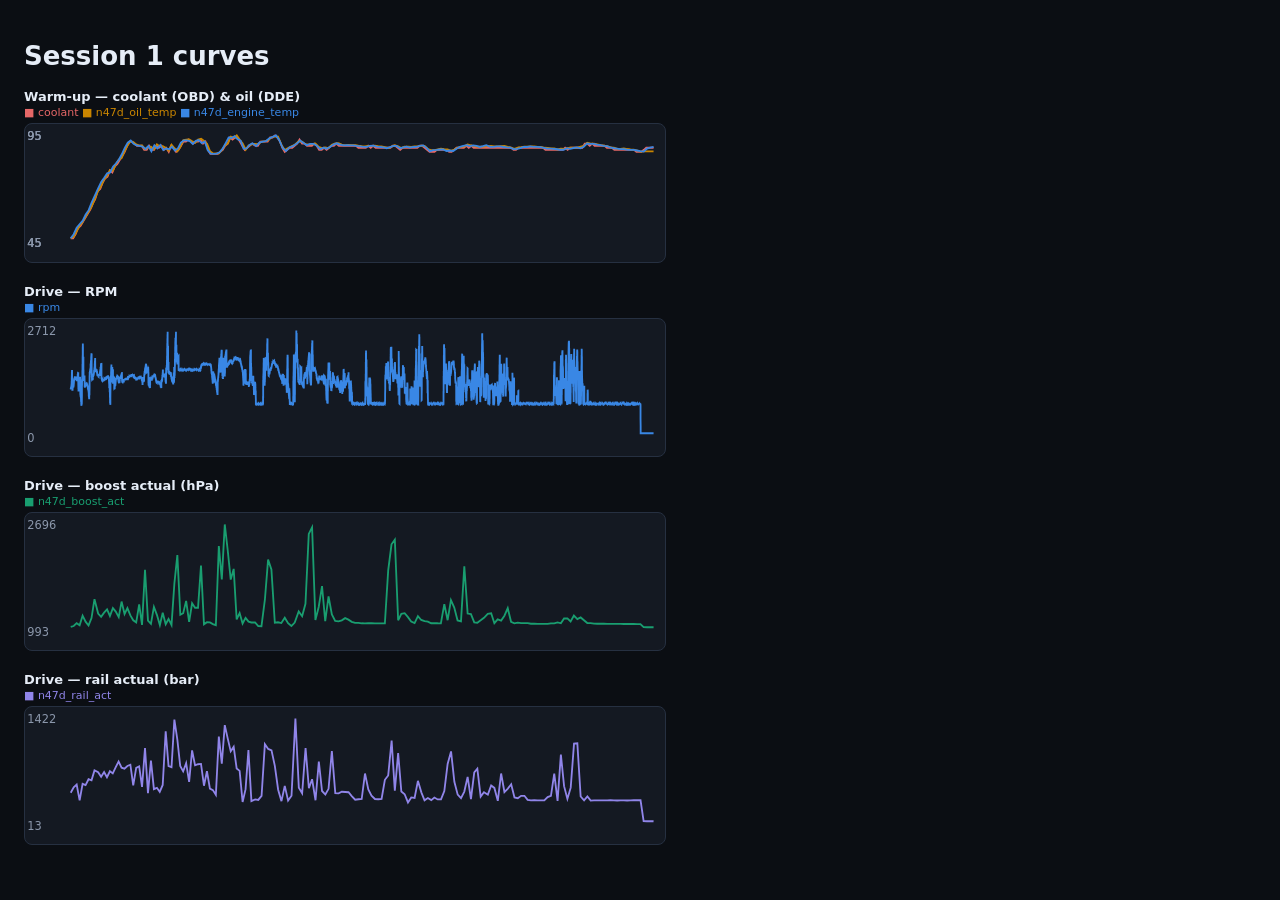
<file: drive-sessions/20260831T124555Z-session/curves.html>
<!doctype html><html><head><meta charset="utf-8">
<title>Session curves</title><style>
body{background:#0b0e13;color:#e6edf7;font:13px system-ui;padding:16px;max-width:640px}
h3{font-size:13px;margin:18px 0 2px} .legend{font-size:11px;color:#8b97ab;margin-bottom:4px}
svg{background:#141922;border:1px solid #263041;border-radius:8px}
</style></head><body><h1>Session 1 curves</h1><h3>Warm-up — coolant (OBD) & oil (DDE)</h3><div class="legend"><span style="color:#e66767">■ coolant</span>  <span style="color:#c98500">■ n47d_oil_temp</span>  <span style="color:#3987e5">■ n47d_engine_temp</span></div><svg viewBox="0 0 560 120" width="100%"><polyline fill="none" stroke="#e66767" stroke-width="1.6" points="40.0,100.0 42.1,100.0 44.3,96.4 46.4,91.0 48.6,89.2 50.7,85.6 52.8,82.0 55.0,78.4 57.1,74.8 59.3,69.4 61.4,65.8 63.6,58.6 65.8,56.8 67.9,51.4 70.0,47.8 72.2,46.0 74.3,40.6 76.4,42.4 78.6,37.0 80.7,35.2 82.9,31.6 85.0,28.0 87.2,24.4 89.4,19.0 91.5,15.4 93.6,15.4 95.8,17.2 97.9,19.0 100.1,19.0 102.2,19.0 104.3,22.6 106.5,22.6 108.6,19.0 110.8,22.6 112.9,22.6 115.1,19.0 117.2,20.8 119.3,19.0 121.5,22.6 123.6,20.8 125.8,24.4 127.9,19.0 130.0,20.8 132.2,24.4 134.3,22.6 136.5,19.0 138.6,15.4 140.8,15.4 142.9,13.6 145.1,15.4 147.2,17.2 149.4,15.4 151.5,15.4 153.6,13.6 155.8,17.2 157.9,15.4 160.1,22.6 162.2,26.2 164.4,26.2 166.5,26.2 168.7,26.2 170.8,24.4 173.0,22.6 175.1,19.0 177.3,17.2 179.4,11.8 181.6,13.6 183.7,11.8 185.8,11.8 188.0,15.4 190.1,19.0 192.3,22.6 194.4,20.8 196.6,19.0 198.8,17.2 201.7,19.0 203.8,19.0 205.9,15.4 208.0,15.4 210.2,15.4 212.3,15.4 214.5,11.8 216.6,11.8 218.8,10.0 220.9,11.8 223.1,15.4 225.2,20.8 227.3,24.4 229.5,22.6 231.6,20.8 233.8,20.8 235.9,19.0 238.1,17.2 240.2,13.6 242.4,17.2 244.5,17.2 246.7,19.0 248.8,19.0 251.0,19.0 253.1,17.2 255.3,19.0 257.4,22.6 259.6,22.6 261.7,20.8 263.9,22.6 266.0,20.8 268.1,19.0 270.3,19.0 272.4,17.2 274.6,19.0 276.7,19.0 278.9,19.0 281.0,19.0 283.2,19.0 285.3,19.0 287.5,19.0 289.6,19.0 291.7,20.8 293.9,20.8 296.1,20.8 298.2,20.8 300.3,19.0 302.5,20.8 304.6,19.0 306.8,20.8 308.9,20.8 311.0,20.8 313.2,20.8 315.3,20.8 317.5,20.8 319.7,20.8 321.8,19.0 323.9,19.0 326.1,20.8 328.3,22.6 330.4,20.8 332.5,20.8 334.7,20.8 336.8,20.8 339.0,20.8 341.1,20.8 343.3,20.8 345.4,19.0 347.5,19.0 349.7,20.8 351.8,22.6 354.0,24.4 356.1,24.4 358.3,24.4 360.4,22.6 362.5,22.6 364.7,22.6 366.8,22.6 369.0,22.6 371.1,24.4 373.3,24.4 375.4,22.6 377.6,20.8 379.7,20.8 381.9,20.8 384.0,20.8 386.2,19.0 388.3,20.8 390.5,19.0 392.6,20.8 394.8,20.8 396.9,20.8 399.1,20.8 401.2,20.8 403.9,20.8 406.0,20.8 408.1,20.8 410.3,20.8 412.4,20.8 414.6,20.8 416.7,20.8 418.9,20.8 421.0,20.8 423.2,20.8 425.3,20.8 427.5,22.6 429.6,22.6 431.8,20.8 433.9,20.8 436.1,20.8 438.2,20.8 440.4,20.8 442.5,20.8 444.7,20.8 446.8,20.8 449.0,20.8 451.1,20.8 453.3,20.8 455.4,22.6 457.6,22.6 459.8,22.6 461.9,22.6 464.1,22.6 466.2,22.6 468.3,22.6 470.5,22.6 472.6,20.8 474.8,22.6 476.9,20.8 479.0,20.8 481.2,20.8 483.3,20.8 485.5,20.8 487.7,20.8 489.8,17.2 492.0,17.2 494.1,19.0 496.3,17.2 498.4,19.0 500.6,19.0 502.7,19.0 504.9,19.0 507.1,19.0 509.2,20.8 511.4,20.8 513.5,20.8 515.7,22.6 517.8,22.6 520.0,22.6 522.1,22.6 524.2,22.6 526.4,22.6 528.6,22.6 530.7,22.6 532.9,22.6 535.0,24.4 537.2,24.4 539.3,24.4 541.5,22.6 543.6,20.8 545.7,20.8 547.9,20.8 550.0,20.8"/><text x="2" y="14" fill="#8b97ab" font-size="10">95</text><text x="2" y="108" fill="#8b97ab" font-size="10">45</text><polyline fill="none" stroke="#c98500" stroke-width="1.6" points="40.0,100.0 42.6,98.7 45.2,93.9 47.8,89.0 50.4,85.7 53.0,81.2 55.6,76.9 58.2,72.5 60.8,66.4 63.4,59.7 66.6,54.1 69.2,48.5 71.8,45.2 74.3,40.5 76.9,40.7 79.5,35.3 82.0,31.3 84.5,29.9 87.1,23.9 89.7,18.9 92.2,15.1 94.8,15.8 97.3,17.8 99.9,18.9 102.5,18.7 105.1,22.1 107.6,20.3 110.2,19.9 112.8,22.1 115.4,17.8 118.0,19.6 120.6,19.4 123.1,20.7 125.7,23.4 128.2,18.1 130.8,21.2 133.3,23.9 135.9,20.1 138.4,14.2 141.0,13.8 143.7,13.6 146.3,15.1 148.9,16.5 151.5,13.6 154.1,12.9 156.7,14.9 159.3,17.4 161.9,23.9 164.5,25.9 167.1,25.7 169.7,25.7 172.3,22.7 174.9,18.9 177.5,16.9 180.1,11.1 182.7,12.0 185.3,10.0 187.9,13.8 190.5,17.0 193.1,22.5 195.6,18.9 198.2,17.8 200.7,17.4 204.1,17.6 206.9,15.4 209.8,15.2 212.7,14.2 215.6,11.8 218.5,10.9 221.4,11.1 224.3,18.1 227.2,22.7 230.2,21.0 233.1,19.6 235.9,18.3 239.5,15.1 242.4,15.4 245.4,17.6 248.2,18.0 251.2,17.6 254.1,17.0 257.0,20.1 259.9,21.2 262.8,20.5 265.5,21.2 268.5,18.1 271.4,16.9 274.3,16.7 277.2,18.0 280.1,18.7 283.0,18.3 285.9,18.5 288.8,18.5 291.7,19.0 294.6,19.4 297.4,19.6 300.3,19.2 303.2,19.2 306.1,18.9 309.0,19.4 311.9,19.6 314.8,20.3 317.8,21.0 320.7,19.8 323.5,18.5 326.5,19.6 329.3,21.0 332.1,19.8 335.1,19.8 338.0,20.1 340.9,19.6 343.8,19.6 346.7,18.9 349.6,19.2 352.5,21.9 355.4,22.8 358.3,22.8 361.1,22.3 364.0,21.7 366.9,22.1 369.8,22.3 372.7,23.4 375.6,22.3 378.6,20.7 381.5,20.1 384.4,19.6 387.3,18.0 390.2,18.7 393.1,19.4 395.9,19.9 398.7,19.8 401.6,19.8 405.0,19.4 407.8,19.2 410.8,19.6 413.7,19.6 416.6,19.4 419.5,19.2 422.4,20.1 425.3,20.7 428.3,21.7 431.2,20.7 434.1,20.3 437.0,19.8 439.8,19.8 442.7,19.6 445.6,19.6 448.5,20.1 451.4,20.1 454.4,20.8 457.3,21.0 460.2,21.4 463.1,21.4 466.0,22.3 468.9,21.6 471.8,21.9 474.6,21.2 477.5,20.7 480.4,20.8 483.3,20.7 486.2,19.8 489.1,19.2 492.0,16.5 495.0,17.2 497.9,17.2 500.8,17.8 503.7,18.5 506.5,18.9 509.4,19.4 512.4,20.5 515.3,20.8 518.2,21.7 521.1,21.7 524.0,21.4 526.9,21.9 529.8,22.3 532.7,22.5 535.7,23.2 538.6,24.1 541.4,23.9 544.2,23.9 547.1,23.9 550.0,23.9"/><text x="2" y="14" fill="#8b97ab" font-size="10">95</text><text x="2" y="108" fill="#8b97ab" font-size="10">45</text><polyline fill="none" stroke="#3987e5" stroke-width="1.6" points="40.0,100.0 42.6,96.4 45.2,90.8 47.9,87.5 50.5,84.6 53.1,79.2 55.7,75.4 58.3,68.7 60.9,63.1 64.1,56.2 66.7,50.7 69.3,47.1 71.9,43.1 74.5,42.4 77.1,37.3 79.6,34.6 82.2,31.0 84.7,26.5 87.3,20.9 89.9,16.3 92.5,14.5 95.0,17.4 97.6,18.7 100.2,19.2 102.8,19.8 105.4,21.8 108.0,19.2 110.6,23.8 113.2,18.7 115.8,21.4 118.4,18.5 121.0,22.7 123.5,21.4 126.1,22.0 128.7,20.0 131.2,23.2 133.8,21.4 136.4,16.2 139.0,14.3 141.6,14.3 144.2,14.9 146.8,17.4 149.4,14.7 152.0,14.0 154.7,16.7 157.3,15.3 159.9,22.9 162.5,25.9 165.1,26.1 167.7,25.9 170.3,24.7 173.0,21.4 175.6,16.7 178.2,11.8 180.8,12.2 183.4,10.7 186.0,13.3 188.7,14.5 191.3,21.6 193.9,21.4 196.4,18.3 199.0,16.9 202.3,19.2 205.1,16.3 208.0,15.4 210.9,14.9 213.8,12.5 216.7,11.3 219.6,10.0 222.5,14.2 225.5,21.0 228.4,23.6 231.4,20.5 234.3,19.4 237.8,17.1 240.8,14.5 243.7,16.7 246.6,18.5 249.5,17.4 252.5,17.4 255.4,19.1 258.3,22.0 261.2,20.7 264.0,21.6 266.9,20.1 269.8,18.0 272.8,16.9 275.7,18.1 278.6,18.7 281.6,18.5 284.4,18.7 287.3,18.7 290.3,19.2 293.2,19.6 296.2,20.0 299.0,20.0 301.8,19.1 304.8,18.9 307.7,19.8 310.6,20.1 313.6,20.5 316.5,21.2 319.4,20.3 322.3,19.2 325.2,19.2 328.1,21.2 331.0,20.5 333.9,19.8 336.8,20.7 339.7,20.1 342.6,20.0 345.5,19.1 348.5,18.7 351.4,20.9 354.3,23.8 357.3,22.9 360.0,22.7 362.9,22.3 365.9,22.3 368.8,23.6 371.7,23.2 374.7,23.6 377.6,21.6 380.5,20.0 383.5,19.2 386.4,18.5 389.3,19.4 392.2,18.7 395.1,19.2 397.9,20.1 400.7,19.4 403.6,18.5 407.1,20.0 410.0,20.0 412.9,19.6 415.8,19.6 418.8,20.1 421.7,20.5 424.6,20.7 427.5,22.0 430.5,21.8 433.4,21.2 436.3,20.1 439.3,20.1 442.1,19.6 445.0,20.0 447.9,20.0 450.9,20.3 453.8,20.9 456.7,21.6 459.7,21.6 462.6,21.8 465.5,22.1 468.4,22.5 471.3,22.5 474.2,21.2 477.0,21.8 479.9,21.0 482.9,20.5 485.8,21.2 488.7,20.0 491.7,17.1 494.6,17.4 497.5,17.4 500.5,18.1 503.4,18.5 506.3,19.1 509.2,19.4 512.1,20.5 515.1,21.2 518.0,21.6 520.9,22.0 523.9,22.0 526.7,22.5 529.7,22.7 532.6,22.7 535.5,23.2 538.4,23.8 541.4,24.1 544.2,21.6 547.0,20.7 550.0,20.0"/><text x="2" y="14" fill="#8b97ab" font-size="10">95</text><text x="2" y="108" fill="#8b97ab" font-size="10">45</text></svg>
<h3>Drive — RPM</h3><div class="legend"><span style="color:#3987e5">■ rpm</span></div><svg viewBox="0 0 560 120" width="100%"><polyline fill="none" stroke="#3987e5" stroke-width="1.6" points="40.0,60.3 40.0,60.5 40.0,60.5 40.0,60.5 40.1,60.6 40.1,60.6 40.1,60.8 40.1,60.8 40.2,60.8 40.2,60.8 40.2,60.9 40.2,60.5 40.3,60.5 40.3,60.1 40.3,60.1 40.3,59.9 40.3,59.9 40.4,59.6 40.4,59.6 40.4,59.3 40.4,59.3 40.5,59.2 40.5,59.2 40.5,59.1 40.5,59.1 40.5,58.8 40.6,58.5 40.6,58.5 40.6,58.4 40.7,58.4 40.7,57.8 40.7,57.8 40.7,56.9 40.7,56.9 40.8,56.5 40.8,56.5 40.8,55.8 40.8,55.8 40.8,55.3 40.9,55.3 40.9,54.4 40.9,52.4 40.9,52.4 41.0,48.5 41.0,48.5 41.0,48.6 41.0,48.6 41.0,47.0 41.1,47.0 41.1,45.9 41.1,45.9 41.1,45.5 41.2,45.5 41.2,50.1 41.2,50.1 41.2,58.4 41.2,58.4 41.3,62.6 41.3,62.6 41.3,60.7 41.3,61.6 41.4,61.6 41.4,61.9 41.4,61.9 41.4,61.7 41.5,61.7 41.5,61.8 41.5,61.8 41.5,62.0 41.6,62.0 41.6,61.9 41.6,61.9 41.6,61.7 41.6,61.7 41.7,61.2 41.7,60.8 41.7,60.8 41.7,60.2 41.7,60.2 41.8,59.5 41.8,59.5 41.8,59.1 41.8,59.1 41.9,59.3 41.9,59.3 41.9,59.4 41.9,59.4 41.9,59.5 42.0,59.5 42.0,60.0 42.0,59.8 42.0,59.8 42.1,59.5 42.1,59.5 42.1,59.3 42.1,59.3 42.2,59.2 42.2,59.2 42.2,59.1 42.2,59.1 42.3,59.1 42.3,58.8 42.3,58.8 42.3,59.1 42.4,59.1 42.4,59.0 42.4,59.0 42.4,59.1 42.4,59.1 42.5,58.7 42.5,58.7 42.5,58.3 42.5,58.3 42.5,58.1 42.6,58.1 42.6,57.8 42.6,57.5 42.6,57.5 42.7,57.2 42.7,57.2 42.7,56.7 42.7,56.7 42.7,55.6 42.8,55.6 42.8,53.9 42.8,53.9 42.8,53.9 42.9,53.9 42.9,53.2 42.9,53.2 42.9,53.4 42.9,53.2 43.0,53.2 43.0,53.2 43.0,53.2 43.0,53.0 43.1,53.0 43.1,52.7 43.1,52.7 43.1,52.5 43.2,52.5 43.2,52.3 43.2,52.3 43.2,52.2 43.3,52.2 43.3,52.3 43.3,52.3 43.3,52.0 43.3,52.0 43.4,51.8 43.4,51.8 43.4,51.8 43.4,51.5 43.4,51.5 43.5,51.4 43.5,51.4 43.5,51.3 43.5,51.3 43.6,51.3 43.6,51.3 43.6,50.9 43.6,50.9 43.6,50.9 43.7,50.9 43.7,51.2 43.7,51.3 43.7,51.3 43.8,51.2 43.8,51.2 43.8,51.0 43.8,51.0 43.9,50.9 43.9,50.9 43.9,50.7 43.9,50.7 43.9,51.4 44.0,51.4 44.0,51.5 44.0,51.5 44.0,50.9 44.1,51.4 44.1,51.4 44.1,51.6 44.1,51.6 44.2,50.9 44.2,50.9 44.2,51.6 44.2,51.6 44.2,52.2 44.3,52.2 44.3,52.1 44.3,52.1 44.3,50.9 44.3,50.9 44.4,52.1 44.4,52.1 44.4,52.0 44.4,52.0 44.5,51.9 44.5,51.9 44.5,52.1 44.5,52.1 44.5,52.1 44.6,52.4 44.6,52.4 44.6,51.8 44.6,51.8 44.7,53.2 44.7,53.2 44.7,52.1 44.7,52.1 44.8,52.5 44.8,52.5 44.8,52.4 44.8,52.4 44.8,52.0 44.9,53.3 44.9,53.3 44.9,52.7 45.0,52.7 45.0,53.2 45.0,53.2 45.0,53.1 45.0,53.1 45.1,52.9 45.1,52.9 45.1,53.7 45.1,53.7 45.1,53.5 45.2,53.5 45.2,53.2 45.2,53.2 45.2,53.2 45.2,53.6 45.3,53.6 45.3,53.2 45.3,53.2 45.3,53.4 45.4,53.4 45.4,54.3 45.4,54.3 45.4,53.6 45.5,53.6 45.5,54.1 45.5,54.1 45.5,53.6 45.5,53.6 45.6,53.8 45.6,53.8 45.6,53.7 45.6,53.7 45.7,53.7 45.7,52.4 45.7,52.4 45.7,52.4 45.7,52.4 45.8,52.3 45.8,52.3 45.8,51.9 45.9,51.9 45.9,51.7 45.9,51.7 45.9,51.3 45.9,51.3 46.0,50.5 46.0,50.4 46.0,50.4 46.0,49.9 46.0,49.9 46.1,49.6 46.1,49.6 46.1,49.3 46.1,49.3 46.1,49.1 46.2,49.1 46.2,48.9 46.2,48.9 46.2,48.7 46.3,48.7 46.3,48.3 46.3,47.8 46.3,47.8 46.4,47.5 46.4,47.5 46.4,47.1 46.4,47.1 46.4,46.9 46.5,46.9 46.5,46.8 46.5,46.8 46.5,47.3 46.6,47.3 46.6,51.3 46.6,51.3 46.6,56.1 46.6,56.1 46.7,59.9 46.7,59.9 46.7,60.5 46.8,60.5 46.8,61.2 46.8,62.5 46.8,62.5 46.8,62.7 46.9,62.7 46.9,62.1 46.9,62.1 46.9,61.9 46.9,61.9 47.0,62.1 47.0,62.1 47.0,61.2 47.0,61.2 47.0,60.4 47.1,60.4 47.1,60.9 47.1,60.6 47.1,60.6 47.2,59.8 47.2,59.8 47.2,58.8 47.2,58.8 47.3,58.9 47.3,58.9 47.3,59.0 47.3,59.0 47.3,58.8 47.4,58.8 47.4,57.8 47.4,57.8 47.4,56.9 47.5,56.9 47.5,56.9 47.5,56.0 47.5,56.0 47.5,55.8 47.6,55.8 47.6,55.9 47.6,55.9 47.7,54.0 47.7,54.0 47.7,54.1 47.7,54.1 47.7,53.7 47.8,53.7 47.8,53.1 47.8,53.1 47.8,52.9 47.8,52.9 47.9,52.0 47.9,51.2 47.9,51.2 47.9,51.4 48.0,51.4 48.0,51.1 48.0,51.1 48.0,50.8 48.0,50.8 48.1,50.6 48.1,50.6 48.1,51.1 48.1,51.1 48.2,50.9 48.2,50.9 48.2,52.3 48.2,52.8 48.2,52.8 48.3,52.1 48.3,52.1 48.3,54.0 48.3,54.0 48.4,59.7 48.4,59.7 48.4,65.5 48.4,65.5 48.5,66.8 48.5,66.8 48.5,65.4 48.5,65.4 48.6,66.0 48.6,67.1 48.6,67.1 48.6,67.5 48.6,67.5 48.7,68.4 48.7,68.4 48.7,65.1 48.7,65.1 48.7,63.3 48.8,63.3 48.8,64.9 48.8,64.9 48.8,65.2 48.9,65.2 48.9,67.1 48.9,67.1 48.9,67.6 48.9,67.6 49.0,70.1 49.0,70.1 49.0,70.2 49.0,71.5 49.1,71.5 49.1,72.0 49.1,72.0 49.1,71.9 49.1,71.9 49.2,70.8 49.2,70.8 49.2,74.2 49.2,74.2 49.3,75.2 49.3,75.2 49.3,75.0 49.3,75.0 49.4,76.0 49.4,74.9 49.4,74.9 49.4,74.4 49.5,74.4 49.5,74.6 49.5,74.6 49.5,74.1 49.5,74.1 49.6,74.0 49.6,74.0 49.6,74.0 49.6,74.0 49.6,74.0 49.7,74.0 49.7,73.9 49.7,74.3 49.7,74.3 49.8,67.2 49.8,67.2 49.8,60.9 49.8,60.9 49.8,57.4 49.9,57.4 49.9,55.4 49.9,55.4 49.9,54.3 50.0,54.3 50.0,53.9 50.0,53.9 50.0,53.4 50.1,53.4 50.1,52.9 50.1,52.9 50.1,51.9 50.1,50.9 50.2,50.9 50.2,48.2 50.2,48.2 50.2,45.7 50.3,45.7 50.3,43.6 50.3,43.6 50.3,40.2 50.4,40.2 50.4,37.4 50.4,37.4 50.4,34.0 50.4,34.0 50.5,31.0 50.5,27.7 50.5,27.7 50.5,25.4 50.5,25.4 50.6,23.1 50.6,23.1 50.6,21.5 50.6,21.5 50.7,25.2 50.7,25.2 50.7,35.7 50.7,35.7 50.7,38.5 50.8,38.5 50.8,36.9 50.8,36.7 50.8,36.7 50.9,35.1 50.9,35.1 50.9,34.5 50.9,34.5 51.0,33.8 51.0,33.8 51.0,34.6 51.0,34.6 51.0,33.9 51.1,33.9 51.1,39.1 51.1,39.1 51.1,45.2 51.2,45.2 51.2,50.1 51.2,50.1 51.2,51.1 51.3,51.1 51.3,50.7 51.3,50.9 51.3,50.9 51.3,51.2 51.4,51.2 51.4,52.6 51.4,52.6 51.4,53.0 51.4,53.0 51.5,53.4 51.5,53.4 51.5,53.4 51.5,53.4 51.6,53.4 51.6,53.4 51.6,53.0 51.6,52.7 51.6,52.7 51.7,52.5 51.7,52.5 51.7,52.2 51.7,52.2 51.8,51.8 51.8,51.8 51.8,51.2 51.8,51.2 51.9,51.5 51.9,51.5 51.9,51.0 51.9,51.0 51.9,50.7 52.0,50.6 52.0,50.6 52.0,50.3 52.1,50.3 52.1,50.3 52.1,50.3 52.1,51.6 52.1,51.6 52.2,57.0 52.2,57.0 52.2,58.8 52.2,58.8 52.2,59.0 52.3,59.0 52.3,59.6 52.3,59.6 52.3,59.4 52.3,59.4 52.4,59.4 52.4,59.2 52.4,59.2 52.4,59.2 52.5,59.2 52.5,59.2 52.5,59.2 52.5,59.3 52.6,59.3 52.6,59.4 52.6,59.4 52.6,59.3 52.6,59.3 52.7,58.7 52.7,58.7 52.7,58.4 52.7,58.8 52.8,58.8 52.8,58.1 52.8,58.1 52.8,58.2 52.8,58.2 52.9,58.1 52.9,58.1 52.9,57.8 53.0,57.8 53.0,57.7 53.0,57.7 53.0,57.2 53.0,57.2 53.1,57.3 53.1,57.4 53.1,57.4 53.1,56.9 53.1,56.9 53.2,57.0 53.2,57.0 53.2,57.0 53.2,57.0 53.2,56.9 53.3,56.9 53.3,56.8 53.3,56.8 53.3,56.8 53.4,56.8 53.4,56.8 53.4,56.8 53.4,56.9 53.5,56.9 53.5,57.0 53.5,57.0 53.5,57.0 53.5,57.1 53.6,57.1 53.6,57.0 53.6,57.0 53.6,56.8 53.7,56.8 53.7,57.0 53.7,57.0 53.7,57.0 53.7,57.0 53.8,56.9 53.8,56.9 53.8,57.0 53.9,57.0 53.9,56.7 53.9,56.7 53.9,56.7 53.9,56.7 54.0,56.7 54.0,56.8 54.0,56.8 54.0,56.7 54.0,56.7 54.1,56.8 54.1,56.8 54.1,56.7 54.1,56.7 54.2,56.4 54.2,56.4 54.2,56.6 54.2,57.1 54.2,57.1 54.3,56.9 54.3,56.9 54.3,56.8 54.3,56.8 54.4,56.9 54.4,56.9 54.4,57.4 54.4,57.4 54.4,57.2 54.5,57.2 54.5,57.4 54.5,57.4 54.5,57.8 54.6,57.8 54.6,57.6 54.6,57.6 54.6,58.2 54.7,58.2 54.7,58.2 54.7,58.2 54.7,58.2 54.8,58.5 54.8,58.5 54.8,58.8 54.8,58.8 54.8,59.2 54.9,59.2 54.9,59.6 54.9,59.6 54.9,59.4 55.0,59.4 55.0,59.3 55.0,60.5 55.0,60.5 55.0,60.8 55.1,60.8 55.1,60.9 55.1,60.9 55.1,61.0 55.1,61.0 55.2,61.3 55.2,61.3 55.2,61.3 55.2,61.3 55.3,61.6 55.3,61.6 55.3,61.7 55.3,61.9 55.3,61.9 55.4,62.1 55.4,62.1 55.4,62.3 55.4,62.3 55.5,62.5 55.5,62.5 55.5,62.8 55.5,62.8 55.6,63.0 55.6,63.0 55.6,63.5 55.6,63.5 55.7,63.8 55.7,64.3 55.7,64.3 55.7,64.7 55.7,64.7 55.8,65.1 55.8,65.1 55.8,66.0 55.8,66.0 55.8,66.9 55.9,66.9 55.9,67.0 55.9,67.0 55.9,67.2 56.0,67.2 56.0,68.0 56.0,68.0 56.0,68.7 56.0,68.7 56.1,69.8 56.1,69.8 56.1,70.3 56.1,69.4 56.2,69.4 56.2,62.4 56.2,62.4 56.2,61.0 56.3,61.0 56.3,63.3 56.3,63.3 56.3,64.7 56.3,64.7 56.4,64.8 56.4,64.8 56.4,64.0 56.4,64.0 56.5,60.9 56.5,55.5 56.5,55.5 56.5,50.2 56.6,50.2 56.6,46.4 56.6,46.4 56.6,46.4 56.6,46.4 56.7,46.6 56.7,46.6 56.7,46.3 56.7,46.3 56.7,46.5 56.8,46.5 56.8,45.4 56.8,46.0 56.8,46.0 56.9,45.6 56.9,45.6 56.9,45.6 56.9,45.6 57.0,45.7 57.0,45.7 57.0,44.9 57.0,44.9 57.0,44.8 57.1,44.8 57.1,44.0 57.1,44.0 57.1,44.0 57.2,43.7 57.2,43.7 57.2,42.8 57.2,42.8 57.2,43.0 57.3,43.0 57.3,42.8 57.3,42.8 57.4,42.4 57.4,42.4 57.4,41.4 57.4,41.4 57.4,40.2 57.5,40.2 57.5,40.4 57.5,38.8 57.5,38.8 57.5,39.8 57.6,39.8 57.6,38.0 57.6,38.0 57.6,38.6 57.7,38.6 57.7,36.5 57.7,36.5 57.7,36.0 57.7,36.0 57.8,36.8 57.8,36.8 57.8,38.5 57.8,38.5 57.9,36.5 57.9,36.5 57.9,34.0 57.9,34.0 57.9,34.0 58.0,32.4 58.0,32.4 58.0,32.5 58.0,32.5 58.1,31.3 58.1,31.3 58.1,31.1 58.1,31.1 58.2,30.3 58.2,30.3 58.2,30.5 58.2,30.5 58.3,30.1 58.3,33.4 58.3,33.4 58.3,42.5 58.3,42.5 58.4,48.7 58.4,48.7 58.4,49.1 58.4,49.1 58.4,48.9 58.5,48.9 58.5,49.0 58.5,49.0 58.5,50.4 58.6,50.4 58.6,51.6 58.6,52.2 58.6,52.2 58.6,52.8 58.7,52.8 58.7,52.8 58.7,52.8 58.7,52.6 58.8,52.6 58.8,53.0 58.8,53.0 58.8,53.1 58.8,53.1 58.9,53.0 58.9,53.0 58.9,53.0 58.9,53.0 59.0,52.8 59.0,52.8 59.0,52.7 59.0,52.7 59.1,52.6 59.1,52.3 59.1,52.3 59.1,52.4 59.2,52.4 59.2,52.0 59.2,52.0 59.2,51.8 59.2,51.8 59.3,51.9 59.3,51.9 59.3,51.4 59.3,51.4 59.3,51.4 59.4,51.4 59.4,51.4 59.4,50.8 59.4,50.8 59.5,51.2 59.5,51.2 59.5,50.6 59.5,50.6 59.5,50.5 59.6,50.5 59.6,50.7 59.6,50.7 59.6,50.0 59.7,50.0 59.7,50.3 59.7,50.3 59.7,49.7 59.7,49.4 59.8,49.4 59.8,49.8 59.8,49.8 59.8,48.9 59.9,48.9 59.9,49.6 59.9,49.6 59.9,48.7 60.0,48.7 60.0,49.0 60.0,49.0 60.0,48.6 60.1,48.6 60.1,48.0 60.1,48.0 60.1,49.2 60.1,49.2 60.2,47.8 60.2,48.5 60.2,48.5 60.2,47.4 60.2,47.4 60.3,47.2 60.3,47.2 60.3,47.5 60.3,47.5 60.4,46.8 60.4,46.8 60.4,47.1 60.4,47.1 60.4,45.7 60.5,45.7 60.5,46.6 60.5,44.9 60.5,44.9 60.6,46.0 60.6,46.0 60.6,44.4 60.6,44.4 60.7,44.9 60.7,44.9 60.7,44.4 60.7,44.4 60.7,43.8 60.8,43.8 60.8,44.0 60.8,44.0 60.8,42.5 60.9,42.9 60.9,42.9 60.9,42.0 60.9,42.0 61.0,41.3 61.0,41.3 61.0,40.4 61.0,40.4 61.0,39.9 61.1,39.9 61.1,38.9 61.1,38.9 61.1,38.6 61.1,38.6 61.2,37.3 61.2,37.3 61.2,37.4 61.2,37.4 61.3,36.0 61.3,36.0 61.3,35.3 61.3,35.7 61.3,35.7 61.4,34.1 61.4,34.1 61.4,36.3 61.4,36.3 61.5,43.7 61.5,43.7 61.5,46.4 61.5,46.4 61.6,45.6 61.6,45.6 61.6,45.6 61.6,45.6 61.6,45.2 61.7,45.3 61.7,45.3 61.7,45.3 61.8,45.3 61.8,45.5 61.8,45.5 61.8,45.1 61.8,45.1 61.9,45.0 61.9,45.0 61.9,45.2 61.9,45.2 61.9,45.2 62.0,45.2 62.0,45.1 62.0,45.1 62.0,45.1 62.0,45.1 62.1,45.1 62.1,45.1 62.1,45.1 62.1,44.8 62.2,44.8 62.2,44.8 62.2,44.8 62.2,45.0 62.3,45.0 62.3,45.0 62.3,45.0 62.3,44.9 62.3,44.9 62.4,44.9 62.4,44.9 62.4,44.9 62.4,45.0 62.5,45.0 62.5,44.8 62.5,44.8 62.5,44.8 62.5,44.8 62.6,44.9 62.6,44.9 62.6,44.8 62.7,44.8 62.7,45.0 62.7,45.0 62.7,45.3 62.7,45.3 62.8,45.4 62.8,45.4 62.8,45.4 62.8,46.1 62.8,46.1 62.9,45.9 62.9,45.9 62.9,46.2 62.9,46.2 62.9,46.4 63.0,46.4 63.0,46.5 63.0,46.5 63.0,46.8 63.1,46.8 63.1,47.0 63.1,47.3 63.1,47.3 63.2,47.6 63.2,47.6 63.2,47.8 63.2,47.8 63.2,48.1 63.3,48.1 63.3,48.3 63.3,48.3 63.3,48.7 63.4,48.7 63.4,48.8 63.4,48.8 63.4,49.0 63.4,49.0 63.5,49.0 63.5,49.0 63.5,49.3 63.6,49.3 63.6,49.0 63.6,49.1 63.6,49.1 63.6,49.2 64.3,49.2 64.3,50.4 64.3,50.4 64.4,50.5 64.4,50.5 64.4,50.2 64.4,50.2 64.4,50.4 64.5,50.4 64.5,50.4 64.5,50.4 64.6,50.2 64.6,50.6 64.6,50.6 64.6,49.5 64.6,49.5 64.7,49.9 64.7,49.9 64.7,49.6 64.7,49.6 64.7,49.2 64.8,49.2 64.8,49.7 64.8,49.7 64.8,49.1 64.8,49.1 64.9,49.6 64.9,49.4 64.9,49.4 64.9,49.3 65.0,49.3 65.0,49.4 65.0,49.4 65.0,49.0 65.1,49.0 65.1,49.3 65.1,49.3 65.1,49.3 65.1,49.3 65.2,48.9 65.2,48.9 65.2,49.2 65.2,49.2 65.3,48.6 65.3,48.6 65.3,48.9 65.3,48.9 65.3,48.7 65.4,48.6 65.4,48.6 65.4,49.0 65.5,49.0 65.5,47.8 65.5,47.8 65.5,48.4 65.5,48.4 65.6,47.2 65.6,47.2 65.6,47.7 65.6,47.7 65.6,46.8 65.7,46.8 65.7,46.6 65.7,46.8 65.7,46.8 65.8,45.6 65.8,45.6 65.8,46.3 65.8,44.9 65.9,44.9 65.9,45.9 65.9,45.9 65.9,45.0 65.9,45.0 66.0,44.7 66.0,44.7 66.0,44.6 66.0,44.6 66.1,43.5 66.1,43.5 66.1,44.0 66.1,44.0 66.1,42.7 66.2,42.7 66.2,43.3 66.2,43.3 66.3,42.3 66.3,42.2 66.3,42.2 66.3,41.8 66.3,41.8 66.4,41.5 66.4,41.5 66.4,41.7 66.4,41.7 66.4,40.9 66.5,40.9 66.5,41.1 66.5,41.1 66.5,40.1 66.6,40.1 66.6,40.6 66.6,39.9 66.6,39.9 66.6,39.9 66.7,39.9 66.7,39.4 66.7,39.4 66.7,39.3 66.8,39.3 66.8,39.0 66.8,39.0 66.8,38.7 66.8,38.7 66.9,38.9 66.9,38.9 66.9,47.8 66.9,51.4 67.0,51.4 67.0,51.8 67.0,51.8 67.0,51.9 67.1,51.9 67.1,52.0 67.1,52.0 67.1,52.1 67.2,52.1 67.2,52.3 67.2,52.3 67.2,52.4 67.2,52.4 67.3,52.6 67.3,52.6 67.3,52.6 67.3,52.6 67.3,52.8 67.4,52.8 67.4,52.8 67.4,53.0 67.4,53.0 67.5,52.9 67.5,52.9 67.5,53.2 67.5,53.2 67.5,53.1 67.6,53.1 67.6,53.3 67.6,53.3 67.6,53.4 67.7,53.4 67.7,53.7 67.7,53.7 67.7,53.5 67.7,53.4 67.8,53.4 67.8,53.8 67.8,53.8 67.8,53.8 67.9,53.8 67.9,53.6 67.9,53.6 67.9,53.8 68.0,53.8 68.0,54.2 68.0,54.2 68.0,53.9 68.1,53.9 68.1,53.7 68.1,53.8 68.1,53.8 68.1,53.7 68.2,53.7 68.2,53.6 68.2,53.6 68.2,54.0 68.2,54.0 68.3,53.9 68.3,53.9 68.3,53.7 68.3,53.7 68.4,54.1 68.4,54.1 68.4,53.6 68.4,53.6 68.4,53.8 68.5,53.8 68.5,53.6 68.5,53.7 68.5,53.7 68.6,53.5 68.6,53.5 68.6,53.6 68.6,53.6 68.6,53.7 68.7,53.7 68.7,53.4 68.7,53.4 68.7,53.5 68.8,53.5 68.8,53.7 68.8,53.7 68.8,53.4 68.9,53.7 68.9,53.7 68.9,53.4 68.9,53.4 69.0,53.3 69.0,53.3 69.0,53.4 69.0,53.4 69.0,53.5 69.1,53.5 69.1,53.0 69.1,53.0 69.1,53.8 69.1,53.8 69.2,53.0 69.2,53.0 69.2,53.6 69.2,53.6 69.3,53.0 69.3,53.0 69.3,53.2 69.3,53.5 69.3,53.5 69.4,52.7 69.4,52.7 69.4,52.7 69.4,52.7 69.5,52.9 69.5,52.9 69.5,52.6 69.5,52.6 69.5,52.9 69.6,52.9 69.6,52.4 69.6,52.4 69.6,53.0 69.7,53.0 69.7,52.3 69.7,52.3 69.7,52.5 69.7,52.6 69.8,52.6 69.8,51.7 69.8,51.7 69.9,52.9 69.9,52.9 69.9,51.7 69.9,51.7 69.9,52.8 70.0,52.8 70.0,52.2 70.0,52.2 70.0,51.7 70.0,51.7 70.1,52.5 70.1,52.5 70.1,51.5 70.1,51.5 70.1,52.7 70.2,52.7 70.2,52.0 70.2,52.0 70.2,51.7 70.3,51.7 70.3,52.5 70.3,51.4 70.3,51.4 70.3,52.8 70.4,52.8 70.4,51.8 70.4,51.8 70.4,51.8 70.5,51.8 70.5,52.6 70.5,52.6 70.5,51.7 70.5,51.7 70.6,52.9 70.6,52.9 70.6,51.8 70.6,51.8 70.7,52.4 70.7,52.4 70.7,52.5 70.7,52.5 70.7,51.7 70.8,51.7 70.8,53.0 70.8,53.0 70.8,52.1 70.9,52.8 70.9,52.8 70.9,53.3 70.9,53.3 71.0,50.6 71.0,50.6 71.0,52.2 71.0,52.2 71.0,51.4 71.1,51.4 71.1,50.9 71.1,50.9 71.1,50.4 71.1,50.4 71.2,51.4 71.2,51.4 71.2,51.1 71.2,51.1 71.3,51.0 71.3,51.0 71.3,51.6 71.3,50.6 71.3,50.6 71.4,51.8 71.4,51.8 71.4,51.2 71.4,51.2 71.5,50.6 71.5,50.6 71.5,51.9 71.5,51.9 71.5,50.8 71.6,50.8 71.6,51.4 71.6,51.4 71.6,51.4 71.7,51.4 71.7,50.2 71.7,50.2 71.7,51.5 71.7,51.5 71.8,50.7 71.8,50.7 71.8,51.1 71.8,51.1 71.9,50.7 71.9,50.3 71.9,50.3 71.9,51.4 72.0,51.4 72.0,50.2 72.0,50.2 72.0,50.9 72.0,50.9 72.1,50.7 72.1,50.0 72.1,50.0 72.1,51.0 72.1,51.0 72.2,50.1 72.2,50.1 72.2,50.2 72.2,50.2 72.3,50.4 72.3,50.4 72.3,49.5 72.3,49.5 72.3,50.7 72.4,50.7 72.4,49.6 72.4,49.6 72.4,49.9 72.5,49.9 72.5,49.9 72.5,49.9 72.5,49.7 72.5,49.7 72.6,50.1 72.6,50.1 72.6,49.8 72.6,50.1 72.7,50.1 72.7,50.4 72.7,50.4 72.7,50.4 72.8,50.4 72.8,50.5 72.8,50.5 72.8,50.8 72.9,50.8 72.9,51.0 72.9,51.0 72.9,51.2 72.9,51.2 73.0,51.2 73.0,51.2 73.0,51.2 73.0,51.2 73.0,51.2 73.1,51.2 73.1,51.5 73.1,51.5 73.1,51.5 73.1,51.4 73.2,51.4 73.2,51.8 73.2,51.8 73.2,51.8 73.3,51.8 73.3,53.0 73.3,53.0 73.3,52.6 73.3,52.6 73.4,53.2 73.4,53.2 73.4,53.6 73.4,53.6 73.5,53.7 73.5,53.7 73.5,54.4 73.5,54.4 73.5,54.8 73.6,54.8 73.6,55.6 73.6,55.6 73.6,56.6 73.7,57.5 73.7,57.5 73.7,58.6 73.7,58.6 73.7,59.6 73.8,59.6 73.8,60.6 73.8,60.6 73.9,58.3 73.9,58.3 73.9,57.1 73.9,57.1 73.9,56.2 74.0,56.2 74.0,56.6 74.0,56.6 74.0,58.2 74.0,58.2 74.1,59.7 74.1,59.7 74.1,61.1 74.1,61.1 74.1,63.2 74.2,63.2 74.2,61.8 74.2,60.1 74.2,60.1 74.3,62.9 74.3,62.9 74.3,65.3 74.3,65.3 74.3,67.9 74.4,67.9 74.4,70.1 74.4,70.1 74.4,72.8 74.5,72.8 74.5,73.7 74.5,73.7 74.5,73.3 74.5,73.3 74.6,73.8 74.6,73.8 74.6,75.1 74.6,75.1 74.7,74.3 74.7,74.3 74.7,73.4 74.7,73.4 74.7,69.6 74.8,60.2 74.8,60.2 74.8,56.4 74.8,56.4 74.9,54.9 74.9,54.9 74.9,53.3 74.9,53.3 75.0,52.4 75.0,52.4 75.0,51.2 75.0,51.2 75.0,51.1 75.1,51.1 75.1,50.5 75.1,50.5 75.1,53.4 75.1,53.4 75.2,52.5 75.2,52.5 75.2,50.9 75.2,50.9 75.2,50.0 75.3,50.0 75.3,48.7 75.3,46.9 75.3,46.9 75.4,45.6 75.4,45.6 75.4,44.8 75.4,44.8 75.4,43.3 75.5,43.3 75.5,42.7 75.5,42.7 75.5,42.1 75.6,42.1 75.6,39.9 75.6,39.9 75.6,44.2 75.6,44.2 75.7,50.5 75.7,50.5 75.7,54.9 75.7,54.9 75.8,55.4 75.8,55.4 75.8,54.8 75.8,54.8 75.8,54.1 75.9,53.5 75.9,53.5 75.9,52.5 76.0,52.5 76.0,51.2 76.0,51.2 76.0,50.4 76.0,50.4 76.1,49.3 76.1,49.3 76.1,48.1 76.1,48.1 76.1,47.3 76.2,47.3 76.2,46.7 76.2,46.7 76.2,45.2 76.2,45.2 76.3,44.2 76.3,44.2 76.3,44.4 76.3,44.4 76.4,42.1 76.4,42.1 76.4,42.3 76.4,42.2 76.4,42.2 76.5,49.4 76.5,49.4 76.5,51.3 76.5,51.3 76.6,50.5 76.6,50.5 76.6,50.1 76.6,50.1 76.6,49.5 76.7,49.5 76.7,49.1 76.7,49.1 76.7,48.4 76.8,48.4 76.8,47.9 76.8,47.9 76.8,47.4 76.8,47.4 76.9,46.5 76.9,46.5 76.9,45.7 76.9,45.7 77.0,45.6 77.0,54.3 77.0,54.3 77.0,55.9 77.1,55.9 77.1,54.7 77.1,54.7 77.1,54.6 77.1,54.6 77.2,54.4 77.2,54.4 77.2,54.2 77.2,54.2 77.2,53.9 77.3,53.9 77.3,54.4 77.3,54.4 77.3,54.7 77.4,54.7 77.4,54.5 77.4,54.5 77.4,54.2 77.4,54.2 77.5,53.9 77.5,53.9 77.5,53.7 77.5,53.3 77.6,53.3 77.6,53.1 77.6,53.1 77.6,52.8 77.6,52.8 77.7,52.5 77.7,52.5 77.7,52.2 77.7,52.2 77.8,52.0 77.8,52.0 77.8,51.8 77.8,51.8 77.8,51.6 77.9,51.6 77.9,51.0 77.9,51.0 77.9,50.4 78.0,50.4 78.0,50.3 78.0,50.3 78.0,52.6 78.1,52.6 78.1,59.1 78.1,60.3 78.1,60.3 78.1,60.5 78.2,60.5 78.2,60.8 78.2,60.8 78.2,60.8 78.2,60.8 78.3,60.7 78.3,60.7 78.3,60.7 78.3,60.7 78.3,60.6 78.4,60.6 78.4,60.6 78.4,60.6 78.4,60.5 78.5,60.5 78.5,60.1 78.5,59.6 78.5,59.6 78.6,59.2 78.6,59.2 78.6,58.2 78.6,58.2 78.6,58.0 78.7,58.0 78.7,57.7 78.7,57.7 78.7,57.3 78.8,57.3 78.8,57.2 78.8,57.2 78.8,56.8 78.8,57.0 78.9,57.0 78.9,57.2 78.9,57.2 78.9,57.6 79.0,57.6 79.0,57.5 79.0,57.5 79.0,57.5 79.1,57.5 79.1,57.4 79.1,57.4 79.1,57.2 79.1,57.2 79.2,56.5 79.2,56.5 79.2,56.1 79.2,56.1 79.2,55.4 79.3,55.4 79.3,54.8 79.3,54.8 79.3,54.2 79.4,54.2 79.4,53.3 79.4,53.0 79.4,53.0 79.4,52.7 79.5,52.7 79.5,52.3 79.5,52.3 79.5,52.3 79.6,52.3 79.6,51.9 79.6,51.9 79.6,52.2 79.6,52.2 79.7,52.8 79.7,52.8 79.7,52.3 79.7,52.3 79.7,52.4 79.8,52.4 79.8,52.5 79.8,52.5 79.8,52.1 79.9,52.1 79.9,52.1 79.9,52.1 79.9,52.1 79.9,52.1 80.0,52.1 80.0,52.1 80.0,52.1 80.0,52.1 80.1,52.1 80.1,52.1 80.1,52.1 80.1,52.1 80.2,51.9 80.2,51.9 80.2,51.9 80.2,51.9 80.2,51.7 80.3,51.7 80.3,51.4 80.3,51.4 80.3,51.1 80.3,51.1 80.4,51.1 80.4,51.1 80.4,50.8 80.4,50.8 80.4,50.8 80.5,50.8 80.5,50.6 80.5,50.5 80.5,50.5 80.5,50.5 80.6,50.5 80.6,50.6 80.6,50.6 80.6,50.5 80.7,50.5 80.7,50.3 80.7,50.3 80.7,50.4 80.7,50.4 80.8,50.5 80.8,50.5 80.8,50.2 80.8,50.2 80.9,50.2 80.9,50.2 80.9,50.1 80.9,50.1 80.9,49.9 81.0,49.9 81.0,49.8 81.0,49.8 81.0,49.8 81.1,49.9 81.1,49.9 81.1,49.9 81.1,49.9 81.1,50.0 81.2,50.0 81.2,49.9 81.2,49.9 81.3,50.8 81.3,50.8 81.3,51.7 81.3,51.7 81.3,50.7 81.4,50.7 81.4,51.1 81.4,51.1 81.4,51.3 81.4,51.3 81.5,51.5 81.5,51.5 81.5,51.8 81.5,51.8 81.5,52.1 81.6,52.1 81.6,52.4 81.6,52.7 81.6,52.7 81.7,53.0 81.7,53.0 81.7,53.3 81.7,53.3 81.7,53.5 81.8,53.5 81.8,53.8 81.8,53.8 81.8,54.1 81.9,54.1 81.9,54.4 81.9,54.4 81.9,54.7 81.9,54.7 82.0,55.0 82.0,55.0 82.0,55.3 82.0,55.3 82.1,55.6 82.1,55.6 82.1,55.9 82.1,55.9 82.1,56.2 82.2,55.5 82.2,55.5 82.2,54.7 82.2,54.7 82.3,55.2 82.3,55.2 82.3,55.6 82.3,55.6 82.4,55.3 82.4,55.3 82.4,55.6 82.4,55.6 82.4,55.6 82.5,55.6 82.5,55.6 82.5,55.6 82.5,56.1 82.5,56.1 82.6,55.6 82.6,55.6 82.6,55.5 82.6,55.5 82.6,55.3 82.7,55.3 82.7,55.0 82.7,54.9 82.7,54.9 82.8,54.5 82.8,54.5 82.8,54.1 82.8,54.1 82.8,53.4 82.9,53.4 82.9,52.0 82.9,52.0 82.9,51.4 83.0,51.4 83.0,51.0 83.0,51.0 83.0,50.9 83.0,50.9 83.1,51.5 83.1,51.5 83.1,51.4 83.1,51.4 83.2,51.7 83.2,51.7 83.2,51.4 83.2,51.4 83.2,51.6 83.3,51.6 83.3,51.6 83.3,51.6 83.4,51.6 83.4,50.8 83.4,50.8 83.4,50.7 83.4,50.7 83.5,51.2 83.5,51.2 83.5,51.4 83.5,51.4 83.5,51.1 83.6,51.1 83.6,51.0 83.6,51.0 83.6,51.1 83.6,51.1 83.7,50.6 83.7,50.6 83.7,50.7 83.7,50.7 83.8,50.6 83.8,50.6 83.8,50.5 83.8,50.5 83.8,50.5 83.9,50.5 83.9,50.5 83.9,50.3 83.9,50.3 84.0,50.3 84.0,50.3 84.0,50.0 84.0,50.0 84.0,50.1 84.1,50.1 84.1,49.9 84.1,49.9 84.1,49.7 84.2,49.7 84.2,49.4 84.2,49.4 84.2,49.4 84.2,49.4 84.3,49.4 84.3,49.4 84.3,49.4 84.3,49.4 84.4,49.1 84.4,48.8 84.4,48.8 84.4,48.7 84.5,48.7 84.5,48.8 84.5,48.8 84.5,48.5 84.5,48.5 84.6,48.8 84.6,48.8 84.6,48.3 84.6,48.3 84.6,48.3 84.7,48.3 84.7,48.0 84.7,48.0 84.7,47.1 84.7,47.1 84.8,47.5 84.8,47.5 84.8,46.5 84.8,46.5 84.9,51.5 84.9,51.5 84.9,54.4 84.9,53.3 85.0,53.3 85.0,53.8 85.0,53.8 85.0,54.7 85.0,54.7 85.1,55.0 85.1,55.0 85.1,55.1 85.1,55.1 85.2,55.2 85.2,55.2 85.2,55.1 85.2,55.1 85.2,55.1 85.3,55.1 85.3,55.0 85.3,55.0 85.3,55.1 85.4,55.1 85.4,55.2 85.4,55.2 85.4,55.0 85.5,55.0 85.5,54.9 85.5,54.8 85.5,54.8 85.5,54.9 85.6,54.9 85.6,54.7 85.6,54.7 85.6,54.6 85.6,54.6 85.7,54.5 85.7,54.5 85.7,54.4 85.7,54.4 85.7,54.3 85.8,54.3 85.8,54.3 85.8,54.3 85.8,54.3 85.9,54.3 85.9,54.2 85.9,54.2 85.9,54.2 85.9,54.2 86.0,54.1 86.0,54.1 86.0,54.2 86.0,54.3 86.1,54.3 86.1,53.9 86.1,53.9 86.1,54.0 86.1,54.0 86.2,54.1 86.2,54.1 86.2,54.0 86.2,54.0 86.3,53.9 86.3,53.9 86.3,53.7 86.3,53.7 86.3,54.1 86.4,54.1 86.4,54.0 86.4,54.0 86.5,53.6 86.5,53.6 86.5,54.2 86.5,54.2 86.5,53.4 86.6,53.4 86.6,54.1 86.6,53.5 86.6,53.5 86.6,53.8 86.7,53.8 86.7,53.8 86.7,53.8 86.7,53.4 86.7,53.4 86.8,53.9 86.8,53.9 86.8,53.3 86.8,53.3 86.9,53.7 86.9,53.7 86.9,53.5 86.9,53.5 86.9,53.2 87.0,53.2 87.0,53.7 87.0,53.7 87.0,53.2 87.1,53.2 87.1,53.2 87.1,53.2 87.1,53.5 87.1,53.1 87.2,53.1 87.2,53.5 87.2,53.5 87.2,53.1 87.3,53.1 87.3,53.2 87.3,53.2 87.3,53.2 87.3,53.2 87.4,52.8 87.4,52.8 87.4,53.5 87.4,53.5 87.5,52.7 87.5,52.7 87.5,53.1 87.5,53.1 87.6,53.1 87.6,53.1 87.6,52.4 87.6,52.4 87.6,53.1 87.7,53.1 87.7,52.4 87.7,53.0 87.7,53.0 87.7,52.6 87.8,52.6 87.8,52.2 87.8,52.2 87.8,52.7 87.8,52.7 87.9,52.2 87.9,52.2 87.9,52.9 87.9,52.9 88.0,52.3 88.0,52.3 88.0,52.3 88.0,52.3 88.0,52.6 88.1,52.6 88.1,52.2 88.1,52.2 88.1,52.8 88.2,52.8 88.2,52.0 88.2,52.0 88.2,52.4 88.2,52.1 88.3,52.1 88.3,52.3 88.3,52.3 88.3,52.5 88.4,52.5 88.4,52.0 88.4,52.0 88.4,52.5 88.4,52.5 88.5,51.9 88.5,51.9 88.5,52.4 88.6,52.4 88.6,52.2 88.6,52.2 88.6,52.2 88.6,52.2 88.7,52.4 88.7,52.4 88.7,51.9 88.7,51.9 88.7,52.4 88.8,52.4 88.8,52.1 88.8,52.0 88.8,52.0 88.8,52.3 88.9,52.3 88.9,51.9 88.9,51.9 88.9,52.3 89.0,52.3 89.0,52.0 89.0,52.0 89.0,52.1 89.0,52.1 89.1,52.1 89.1,52.1 89.1,51.9 89.1,51.9 89.2,52.3 89.2,52.3 89.2,51.9 89.2,52.2 89.3,52.2 89.3,52.0 89.3,52.0 89.3,51.9 89.3,51.9 89.4,51.9 89.4,51.9 89.4,51.9 89.4,51.9 89.5,52.0 89.5,52.0 89.5,51.9 89.5,51.9 89.6,51.9 89.6,51.9 89.6,51.9 89.6,51.9 89.6,51.9 89.7,52.0 89.7,52.0 89.7,52.1 89.7,52.1 89.7,51.9 89.8,51.9 89.8,52.0 89.8,52.0 89.8,52.0 89.9,52.0 89.9,52.0 89.9,52.0 89.9,51.9 89.9,51.9 90.0,51.5 90.0,51.5 90.0,51.8 90.0,51.8 90.1,51.7 90.1,51.7 90.1,51.9 90.1,51.5 90.1,51.5 90.2,51.6 90.2,51.6 90.2,51.2 90.2,51.2 90.3,51.5 90.3,51.5 90.3,50.9 90.3,50.9 90.3,51.2 90.4,51.2 90.4,50.9 90.4,50.9 90.4,50.8 90.5,50.8 90.5,51.4 90.5,51.4 90.5,50.6 90.6,50.6 90.6,51.0 90.6,51.0 90.6,50.8 90.6,50.8 90.7,50.5 90.7,51.0 90.7,51.0 90.7,50.6 90.7,50.6 90.8,50.5 90.8,50.5 90.8,50.8 90.8,50.8 90.8,50.5 90.9,50.5 90.9,50.3 90.9,50.3 90.9,50.6 91.0,50.6 91.0,50.2 91.0,50.2 91.0,50.7 91.1,50.7 91.1,49.9 91.1,49.9 91.1,50.3 91.1,50.3 91.2,50.2 91.2,50.2 91.2,50.0 91.2,50.3 91.2,50.3 91.3,49.8 91.3,49.8 91.3,50.3 91.3,50.3 91.4,50.0 91.4,50.0 91.4,49.9 91.4,49.9 91.4,50.1 91.5,50.1 91.5,50.0 91.5,50.0 91.6,50.1 91.6,50.1 91.6,50.3 91.6,50.3 91.6,50.1 91.7,50.1 91.7,50.1 91.7,50.1 91.7,50.1 91.7,50.1 91.8,50.1 91.8,50.0 91.8,50.0 91.8,50.1 91.8,50.1 91.9,50.0 91.9,50.0 91.9,50.2 91.9,50.2 92.0,50.0 92.0,50.0 92.0,50.0 92.0,50.0 92.0,50.0 92.1,50.0 92.1,50.1 92.1,50.1 92.1,50.0 92.2,50.0 92.2,50.0 92.2,50.0 92.2,50.1 92.2,50.1 92.3,50.1 92.3,49.9 92.3,49.9 92.3,50.0 92.4,50.0 92.4,50.0 92.4,50.0 92.4,50.0 92.4,50.0 92.5,50.1 92.5,50.1 92.5,50.1 92.5,50.1 92.6,50.1 92.6,50.1 92.6,50.0 92.6,50.0 92.7,50.0 92.7,50.0 92.7,50.0 92.7,50.0 92.7,49.9 92.8,49.9 92.8,50.2 92.8,50.1 92.8,50.1 92.8,49.9 92.9,49.9 92.9,49.9 92.9,49.9 92.9,49.8 92.9,49.8 93.0,49.8 93.0,49.8 93.0,50.0 93.0,50.0 93.1,49.7 93.1,49.7 93.1,50.2 93.1,50.2 93.1,49.5 93.2,49.5 93.2,49.7 93.2,49.7 93.2,49.6 93.3,49.6 93.3,49.5 93.3,49.5 93.3,49.7 93.3,49.0 93.4,49.0 93.4,49.9 93.4,49.9 93.4,49.2 93.5,49.2 93.5,49.2 93.5,49.2 93.5,49.3 93.5,49.3 93.6,48.9 93.6,48.9 93.6,49.5 93.7,49.5 93.7,48.9 93.7,48.9 93.7,49.3 93.7,49.3 93.8,49.3 93.8,49.3 93.8,49.1 93.8,49.1 93.8,49.4 93.9,49.4 93.9,49.0 93.9,49.3 93.9,49.3 93.9,49.3 94.0,49.3 94.0,49.0 94.0,49.0 94.0,49.5 94.1,49.5 94.1,49.3 94.1,49.3 94.1,49.4 94.1,49.4 94.2,49.4 94.2,49.4 94.2,49.1 94.2,49.1 94.3,49.5 94.3,49.5 94.3,49.5 94.3,49.5 94.3,49.1 94.4,49.1 94.4,49.6 94.4,49.6 94.4,49.4 94.5,49.5 94.5,49.5 94.5,49.5 94.5,49.5 94.5,49.3 94.6,49.3 94.6,49.4 94.6,49.4 94.6,49.5 94.7,49.5 94.7,49.3 94.7,49.3 94.7,49.4 94.8,49.4 94.8,49.5 94.8,49.5 94.8,49.3 94.8,49.3 94.9,49.4 94.9,49.4 94.9,49.4 94.9,49.4 94.9,49.7 95.0,49.7 95.0,49.6 95.0,49.7 95.0,49.7 95.1,49.6 95.1,49.6 95.1,49.8 95.1,49.8 95.1,49.8 95.2,49.8 95.2,50.2 95.2,50.2 95.2,50.0 95.3,50.0 95.3,50.1 95.3,50.1 95.3,50.3 95.3,50.3 95.4,50.2 95.4,50.2 95.4,50.4 95.4,50.4 95.5,50.2 95.5,50.2 95.5,50.4 95.5,50.4 95.5,50.7 95.6,51.0 95.6,51.0 95.6,50.8 95.7,50.8 95.7,50.9 95.7,50.9 95.7,50.9 95.7,50.9 95.8,50.9 95.8,51.0 95.8,51.0 95.8,51.1 95.8,51.1 95.9,50.8 95.9,50.8 95.9,50.3 95.9,50.3 95.9,51.1 96.0,51.1 96.0,51.5 96.0,51.5 96.0,51.4 96.1,51.4 96.1,51.5 96.1,51.5 96.1,51.6 96.1,51.6 96.2,51.6 96.2,51.6 96.2,51.5 96.2,51.5 96.3,51.6 96.3,51.6 96.3,51.8 96.3,51.7 96.3,51.7 96.4,51.8 96.4,51.8 96.4,51.9 96.4,51.9 96.5,51.9 96.5,51.9 96.5,52.0 96.5,52.0 96.5,51.9 96.6,51.9 96.6,51.9 96.6,51.9 96.7,51.6 96.7,51.6 96.7,51.6 96.7,51.6 96.7,51.8 96.8,51.8 96.8,52.3 96.8,52.3 96.8,52.0 96.8,52.0 96.9,52.0 96.9,52.0 96.9,52.0 96.9,52.0 96.9,52.0 97.0,52.0 97.0,52.0 97.0,52.2 97.0,52.2 97.1,52.2 97.1,52.2 97.1,52.0 97.1,52.0 97.1,52.2 97.2,52.2 97.2,52.3 97.2,52.3 97.2,52.3 97.3,52.3 97.3,52.2 97.3,52.2 97.3,52.3 97.3,52.3 97.4,52.4 97.4,52.4 97.4,52.2 97.4,52.3 97.5,52.3 97.5,52.5 97.5,52.5 97.5,52.5 97.5,52.5 97.6,52.4 97.6,52.4 97.6,52.3 97.6,52.3 97.7,52.4 97.7,52.4 97.7,52.5 97.7,52.5 97.8,52.6 97.8,52.6 97.8,52.6 97.8,52.6 97.8,52.8 97.9,52.8 97.9,52.6 97.9,52.6 97.9,52.4 97.9,52.4 98.0,52.4 98.0,52.9 98.0,52.9 98.0,52.8 98.0,52.8 98.1,52.4 98.1,52.4 98.1,52.3 98.1,52.3 98.2,52.7 98.2,52.7 98.2,52.0 98.2,52.0 98.3,52.5 98.3,52.5 98.3,52.0 98.3,52.0 98.3,52.3 98.4,52.3 98.4,52.0 98.4,52.0 98.4,51.9 98.5,51.9 98.5,52.3 98.5,52.3 98.5,51.9 98.5,51.8 98.6,51.8 98.6,52.2 98.6,52.2 98.6,51.8 98.7,51.8 98.7,51.7 98.7,51.7 98.7,51.8 98.8,51.8 98.8,51.5 98.8,51.5 98.8,51.9 98.8,51.9 98.9,51.8 98.9,51.8 98.9,51.4 98.9,51.4 98.9,51.7 99.0,51.7 99.0,51.2 99.0,51.2 99.0,51.7 99.0,51.7 99.1,51.5 99.1,51.1 99.1,51.1 99.1,51.7 99.2,51.7 99.2,51.3 99.2,51.3 99.2,51.4 99.2,51.4 99.3,51.5 99.3,51.5 99.3,50.6 99.3,50.6 99.4,51.5 99.4,51.5 99.4,51.2 99.4,51.2 99.4,51.2 99.5,51.2 99.5,51.3 99.5,51.3 99.5,51.2 99.6,50.8 99.6,50.8 99.6,51.2 99.6,51.2 99.6,51.0 99.7,51.0 99.7,51.1 99.7,51.1 99.8,51.0 99.8,51.0 99.8,50.9 99.8,50.9 99.8,51.1 99.9,51.1 99.9,51.1 99.9,51.1 99.9,51.1 99.9,51.1 100.0,51.0 100.0,51.0 100.0,51.0 100.0,51.0 100.0,51.1 100.1,51.1 100.1,51.3 100.1,51.2 100.1,51.2 100.2,51.1 100.2,51.1 100.2,50.6 100.2,50.6 100.2,51.2 100.3,51.2 100.3,51.0 100.3,51.0 100.3,50.9 100.4,50.9 100.4,50.9 100.4,50.9 100.4,50.8 100.4,50.8 100.5,50.8 100.5,50.8 100.5,50.8 100.5,50.8 100.6,50.8 100.6,50.8 100.6,50.8 100.6,50.8 100.7,50.8 100.7,51.2 100.7,51.2 100.7,51.0 100.8,51.0 100.8,51.0 100.8,51.0 100.8,51.2 100.8,51.2 100.9,51.1 100.9,51.2 100.9,51.2 100.9,51.2 100.9,51.2 101.0,51.2 101.0,51.2 101.0,51.2 101.0,51.2 101.1,51.1 101.1,51.1 101.1,51.2 101.1,51.2 101.1,51.0 101.2,51.0 101.2,51.1 101.2,51.1 101.2,50.9 101.3,50.9 101.3,51.1 101.3,51.1 101.3,51.2 101.3,50.9 101.4,50.9 101.4,50.8 101.4,50.8 101.4,51.3 101.5,51.3 101.5,51.1 101.5,51.1 101.5,51.0 101.5,51.0 101.6,51.3 101.6,51.3 101.6,51.4 101.7,51.4 101.7,51.4 101.7,51.4 101.7,51.4 101.7,51.4 101.8,51.4 101.8,51.8 101.8,51.8 101.8,51.7 101.8,51.7 101.9,51.9 101.9,51.9 101.9,52.0 101.9,52.0 101.9,52.1 102.0,52.1 102.0,52.3 102.0,52.3 102.0,52.3 102.1,52.3 102.1,52.4 102.1,52.4 102.1,52.5 102.1,52.5 102.2,52.6 102.2,52.6 102.2,53.5 102.2,53.5 102.3,53.5 102.3,53.6 102.3,53.6 102.3,53.3 102.4,53.3 102.4,53.7 102.4,53.7 102.4,53.9 102.4,53.9 102.5,54.1 102.5,54.1 102.5,54.4 102.5,54.4 102.6,54.6 102.6,54.6 102.6,54.8 102.6,54.8 102.7,54.9 102.7,55.1 102.7,55.1 102.7,55.6 102.7,55.6 102.8,56.0 102.8,56.0 102.8,56.5 102.8,56.5 102.8,57.0 102.9,57.0 102.9,57.7 102.9,57.7 102.9,54.8 103.0,54.8 103.0,50.8 103.0,50.8 103.0,51.7 103.0,51.7 103.1,51.7 103.1,51.7 103.1,51.7 103.1,51.9 103.2,51.9 103.2,52.1 103.2,52.1 103.2,52.6 103.2,52.6 103.3,53.0 103.3,53.0 103.3,53.4 103.3,53.4 103.4,53.8 103.4,53.8 103.4,54.4 103.4,54.4 103.4,54.6 103.5,54.6 103.5,54.9 103.5,54.9 103.6,55.1 103.6,54.8 103.6,54.8 103.6,55.1 103.6,55.1 103.7,54.8 103.7,54.8 103.7,53.8 103.7,53.8 103.7,53.9 103.8,53.9 103.8,55.0 103.8,55.0 103.8,54.4 103.8,54.4 103.9,54.7 103.9,54.7 103.9,54.7 103.9,54.5 104.0,54.5 104.0,54.7 104.0,54.7 104.0,54.2 104.1,54.2 104.1,53.6 104.1,53.6 104.1,53.4 104.2,53.4 104.2,52.9 104.2,52.9 104.2,51.6 104.2,51.6 104.3,50.7 104.3,50.7 104.3,50.3 104.3,50.3 104.3,49.4 104.4,49.1 104.4,49.1 104.4,48.4 104.5,48.4 104.5,48.1 104.5,48.1 104.5,47.5 104.5,47.5 104.6,47.8 104.6,47.8 104.6,46.7 104.6,46.7 104.6,46.5 104.7,46.5 104.7,46.9 104.7,46.9 104.7,46.8 104.7,46.8 104.8,45.6 104.8,45.4 104.8,45.4 104.8,45.5 104.9,45.5 104.9,45.1 104.9,45.1 104.9,44.7 104.9,44.7 105.0,44.3 105.0,44.3 105.0,44.2 105.0,44.2 105.1,43.8 105.1,43.8 105.1,43.6 105.1,43.6 105.1,43.5 105.2,43.5 105.2,43.5 105.2,43.5 105.2,43.3 105.3,43.3 105.3,43.3 105.3,43.0 105.3,43.0 105.4,42.9 105.4,42.9 105.4,42.6 105.4,42.6 105.5,42.5 105.5,42.5 105.5,42.1 105.5,42.1 105.5,41.9 105.6,41.9 105.6,41.2 105.6,41.4 105.6,41.4 105.6,41.2 105.7,41.2 105.7,41.0 105.7,41.0 105.7,40.6 105.8,40.6 105.8,40.2 105.8,40.2 105.8,40.0 105.8,40.0 105.9,39.7 105.9,39.7 105.9,39.5 105.9,39.5 106.0,39.2 106.0,39.2 106.0,42.2 106.0,46.3 106.0,46.3 106.1,47.0 106.1,47.0 106.1,47.0 106.1,47.0 106.2,46.9 106.2,46.9 106.2,47.1 106.2,47.1 106.2,46.7 106.3,46.7 106.3,46.7 106.3,46.7 106.4,46.3 106.4,46.3 106.4,46.2 106.4,46.2 106.4,45.5 106.5,45.5 106.5,45.0 106.5,44.9 106.5,44.9 106.5,44.3 106.6,44.3 106.6,44.0 106.6,44.0 106.6,44.0 106.6,44.0 106.7,43.9 106.7,43.9 106.7,43.8 106.7,43.8 106.8,43.6 106.8,43.6 106.8,43.8 106.8,43.8 106.8,44.3 106.9,44.3 106.9,44.4 106.9,44.5 106.9,44.5 107.0,44.6 107.0,44.6 107.0,44.6 107.0,44.6 107.1,44.7 107.1,44.7 107.1,44.5 107.1,44.5 107.1,44.3 107.2,44.3 107.2,44.3 107.2,44.3 107.3,44.3 107.3,44.3 107.3,44.3 107.3,44.2 107.3,44.2 107.4,44.0 107.4,44.0 107.4,43.9 107.4,43.9 107.4,43.9 107.5,43.9 107.5,43.2 107.5,43.2 107.5,43.1 107.5,43.1 107.6,42.8 107.6,42.8 107.6,42.8 107.6,42.8 107.7,43.1 107.7,43.1 107.7,43.1 107.7,43.1 107.7,42.9 107.8,42.9 107.8,44.7 107.8,43.1 107.8,43.1 107.9,44.3 107.9,44.3 107.9,46.1 107.9,46.1 107.9,47.3 108.0,47.3 108.0,50.9 108.0,50.9 108.0,55.5 108.1,55.5 108.1,56.8 108.1,56.8 108.1,58.3 108.1,58.3 108.2,56.1 108.2,56.1 108.2,56.5 108.3,56.5 108.3,56.6 108.3,56.8 108.3,56.8 108.3,57.0 108.4,57.0 108.4,57.1 108.4,57.1 108.4,57.4 108.4,57.4 108.5,57.6 108.5,57.6 108.5,57.7 108.5,57.7 108.5,57.8 108.6,57.8 108.6,57.9 108.6,58.1 108.6,58.1 108.7,58.2 108.7,58.2 108.7,58.3 108.7,58.3 108.7,58.4 108.8,58.4 108.8,58.5 108.8,58.5 108.8,58.7 108.9,58.7 108.9,58.8 108.9,58.8 108.9,58.9 109.0,58.9 109.0,59.0 109.0,59.0 109.0,59.1 109.0,59.2 109.1,59.2 109.1,59.3 109.1,59.3 109.1,59.4 109.2,59.4 109.2,59.6 109.2,59.6 109.2,59.6 109.3,59.6 109.3,59.8 109.3,59.8 109.3,59.9 109.3,59.9 109.4,60.3 109.4,60.3 109.4,60.3 109.4,60.3 109.4,57.1 109.5,57.1 109.5,51.8 109.5,51.8 109.5,51.4 109.5,51.4 109.6,51.1 109.6,51.1 109.6,51.1 109.6,51.2 109.7,51.2 109.7,51.3 109.7,51.3 109.7,51.4 109.8,51.4 109.8,51.3 109.8,51.3 109.8,51.4 109.8,51.4 109.9,51.4 109.9,51.4 109.9,51.6 109.9,51.6 110.0,51.6 110.0,51.6 110.0,51.9 110.0,51.9 110.0,52.0 110.1,52.0 110.1,52.2 110.1,52.2 110.1,52.3 110.2,52.5 110.2,52.5 110.2,52.8 110.2,52.8 110.3,53.0 110.3,53.0 110.3,53.0 110.3,53.0 110.3,53.2 110.4,53.2 110.4,53.4 110.4,53.4 110.4,53.4 110.4,53.4 110.5,53.5 110.5,53.5 110.5,53.7 110.5,53.7 110.5,53.0 110.6,53.0 110.6,52.8 110.6,52.0 110.7,52.0 110.7,52.2 110.7,52.2 110.7,53.2 110.7,53.2 110.8,52.9 110.8,52.9 110.8,53.0 110.8,53.3 110.9,53.3 110.9,53.1 110.9,53.1 110.9,53.0 110.9,53.0 111.0,53.0 111.0,53.0 111.0,52.4 111.0,52.4 111.1,53.0 111.1,53.0 111.1,52.7 111.1,52.7 111.2,52.5 111.2,52.5 111.2,52.5 111.2,52.5 111.2,52.2 111.3,52.2 111.3,52.0 111.3,51.8 111.3,51.8 111.3,51.8 111.4,51.8 111.4,51.3 111.4,51.3 111.4,51.5 111.5,51.5 111.5,51.3 111.5,51.3 111.5,50.9 111.5,50.9 111.6,51.0 111.6,51.0 111.6,50.9 111.6,50.9 111.7,50.9 111.7,50.7 111.7,50.7 111.7,50.7 111.7,50.7 111.8,50.5 111.8,50.5 111.8,50.5 111.8,50.5 111.9,50.4 111.9,50.4 111.9,50.3 111.9,50.3 111.9,50.4 112.0,50.4 112.0,50.3 112.0,50.3 112.1,50.2 112.1,50.2 112.1,50.1 112.1,50.1 112.1,50.1 112.2,50.1 112.2,49.8 112.2,49.7 112.2,49.7 112.2,49.9 112.3,49.9 112.3,49.8 112.3,49.8 112.3,49.7 112.3,49.7 112.4,49.9 112.4,49.9 112.4,49.8 112.4,49.8 112.5,49.7 112.5,49.7 112.5,49.7 112.5,49.7 112.5,49.8 112.6,49.8 112.6,49.9 112.6,49.9 112.6,49.5 112.7,49.5 112.7,49.6 112.7,49.6 112.7,49.8 112.8,49.8 112.8,49.8 112.8,49.3 112.8,49.3 112.9,49.6 112.9,49.7 112.9,49.7 112.9,49.3 113.0,49.3 113.0,50.0 113.0,50.0 113.0,49.2 113.0,49.2 113.1,49.6 113.1,49.6 113.1,49.4 113.1,49.4 113.1,49.1 113.2,49.1 113.2,49.8 113.2,49.8 113.2,48.9 113.2,48.9 113.3,49.4 113.3,49.0 113.3,49.0 113.3,49.0 113.4,49.0 113.4,49.2 113.4,49.2 113.4,48.6 113.5,48.6 113.5,49.4 113.5,49.4 113.5,48.9 113.5,48.9 113.6,49.0 113.6,49.0 113.6,48.9 113.6,48.9 113.7,48.9 113.7,48.9 113.7,49.6 113.7,49.6 113.7,49.3 113.8,49.4 113.8,49.4 113.8,49.6 113.9,49.6 113.9,49.9 113.9,49.9 113.9,49.7 113.9,49.7 114.0,49.8 114.0,49.8 114.0,50.2 114.0,50.2 114.0,50.5 114.1,50.5 114.1,50.4 114.1,50.4 114.1,50.7 114.1,50.7 114.2,51.2 114.2,51.8 114.2,51.8 114.2,51.6 114.3,51.6 114.3,51.6 114.3,51.6 114.3,51.8 114.3,51.8 114.4,52.0 114.4,52.0 114.4,52.2 114.4,52.2 114.5,52.5 114.5,52.5 114.5,52.7 114.5,52.7 114.5,52.9 114.6,52.9 114.6,53.2 114.6,53.2 114.6,53.3 114.7,53.7 114.7,53.7 114.7,53.8 114.7,53.8 114.7,53.9 114.8,53.9 114.8,54.1 114.8,54.1 114.9,54.3 114.9,54.6 114.9,54.6 114.9,54.7 114.9,54.7 115.0,54.9 115.0,54.9 115.0,55.1 115.0,55.1 115.0,55.2 115.1,55.2 115.1,55.3 115.1,55.3 115.1,55.4 115.2,55.4 115.2,55.6 115.2,55.6 115.2,55.8 115.2,55.8 115.3,55.9 115.3,55.9 115.3,55.2 115.3,55.2 115.4,55.2 115.4,54.8 115.4,54.8 115.4,54.7 115.5,54.7 115.5,54.7 115.5,54.7 115.5,56.0 115.5,56.0 115.6,55.3 115.6,55.3 115.6,55.5 115.6,55.5 115.7,55.8 115.7,55.8 115.7,55.3 115.7,55.3 115.8,54.9 115.8,55.4 115.8,55.4 115.8,55.0 115.8,55.0 115.9,55.3 115.9,55.3 115.9,55.1 115.9,55.1 115.9,55.1 116.0,55.1 116.0,54.8 116.0,54.8 116.0,55.2 116.1,55.2 116.1,55.1 116.1,55.1 116.1,54.9 116.1,54.9 116.2,54.9 116.2,54.9 116.2,55.0 116.2,54.9 116.3,54.9 116.3,55.0 116.3,55.0 116.3,54.9 116.3,54.9 116.4,54.9 116.4,54.9 116.4,55.0 116.4,55.0 116.5,55.0 116.5,55.0 116.5,55.1 116.5,55.1 116.5,55.0 116.6,55.0 116.6,55.3 116.6,55.3 116.6,55.2 116.7,55.2 116.7,55.3 116.7,55.3 116.7,55.2 116.8,55.2 116.8,55.3 116.8,55.4 116.8,55.4 116.8,54.9 116.9,54.9 116.9,54.5 116.9,54.5 116.9,55.5 116.9,55.5 117.0,55.5 117.0,55.7 117.0,55.7 117.0,55.6 117.1,55.6 117.1,55.6 117.1,55.6 117.1,55.7 117.2,55.7 117.2,55.9 117.2,55.9 117.2,55.6 117.2,55.6 117.3,55.7 117.3,55.7 117.3,55.9 117.3,55.9 117.4,55.6 117.4,55.6 117.4,55.8 117.4,55.8 117.4,55.9 117.5,55.8 117.5,55.8 117.5,56.0 117.6,56.0 117.6,55.8 117.6,55.8 117.6,56.0 117.6,56.0 117.7,56.1 117.7,56.1 117.7,56.1 117.7,56.1 117.7,56.1 117.8,56.1 117.8,56.2 117.8,56.2 117.8,56.2 117.8,56.2 117.9,56.3 117.9,56.3 117.9,56.3 117.9,56.3 118.0,56.3 118.0,56.4 118.0,56.4 118.0,56.5 118.0,56.5 118.1,56.5 118.1,56.5 118.1,56.6 118.1,56.6 118.2,56.7 118.2,56.7 118.2,56.6 118.2,56.6 118.2,56.9 118.3,56.9 118.3,56.9 118.3,56.9 118.3,57.0 118.4,57.0 118.4,57.2 118.4,57.2 118.4,57.3 118.4,57.3 118.5,57.3 118.5,57.6 118.5,57.6 118.6,57.8 118.6,57.8 118.6,57.4 118.6,57.4 118.6,57.5 118.7,57.5 118.7,57.8 118.7,57.8 118.7,58.1 118.7,58.1 118.8,58.0 118.8,58.0 118.8,58.3 118.8,58.3 118.8,58.9 118.9,58.9 118.9,59.3 118.9,58.5 118.9,58.5 119.0,58.9 119.0,58.9 119.0,59.0 119.0,59.0 119.0,59.1 119.1,59.1 119.1,59.4 119.1,59.4 119.1,59.6 119.2,59.6 119.2,59.7 119.2,59.7 119.2,60.0 119.2,60.0 119.3,60.4 119.3,60.4 119.3,60.3 119.3,54.4 119.4,54.4 119.4,54.1 119.4,54.1 119.4,53.1 119.4,53.1 119.5,53.7 119.5,53.7 119.5,54.0 119.6,54.0 119.6,53.9 119.6,53.9 119.6,53.9 119.6,53.9 119.7,54.6 119.7,54.6 119.7,54.3 119.7,54.3 119.7,54.5 119.8,54.5 119.8,54.3 119.8,52.8 119.8,52.8 119.8,53.0 119.9,53.0 119.9,52.4 119.9,52.4 119.9,53.4 120.0,53.4 120.0,51.1 120.0,51.1 120.0,52.7 120.1,52.7 120.1,51.8 120.1,51.8 120.1,51.4 120.1,51.4 120.2,50.9 120.2,50.9 120.2,50.9 120.2,49.8 120.3,49.8 120.3,50.0 120.3,50.0 120.3,49.4 120.3,49.4 120.4,49.0 120.4,49.0 120.4,48.0 120.4,48.0 120.5,47.4 120.5,47.4 120.5,46.7 120.5,46.7 120.6,45.9 120.6,45.9 120.6,45.3 120.6,45.3 120.6,44.9 120.7,44.9 120.7,45.2 120.7,45.2 120.7,47.1 120.7,47.1 120.8,48.4 120.8,48.6 120.8,48.6 120.8,49.3 120.8,49.3 120.9,50.0 120.9,50.0 120.9,49.4 120.9,49.4 121.0,49.7 121.0,49.7 121.0,49.8 121.0,49.8 121.0,48.8 121.1,48.8 121.1,47.6 121.1,47.6 121.1,48.5 121.2,48.5 121.2,48.8 121.2,48.8 121.2,48.7 121.3,48.7 121.3,49.6 121.3,49.6 121.3,49.6 121.3,49.6 121.4,49.6 121.4,49.6 121.4,49.6 121.4,49.4 121.5,49.4 121.5,49.3 121.5,49.3 121.5,49.5 121.6,49.5 121.6,49.4 121.6,49.4 121.6,49.6 121.6,49.6 121.7,49.5 121.7,49.5 121.7,49.6 121.7,49.6 121.7,49.4 121.8,49.4 121.8,49.5 121.8,49.7 121.8,49.7 121.8,49.5 121.9,49.5 121.9,49.7 121.9,49.7 121.9,49.7 122.0,49.7 122.0,49.8 122.0,49.8 122.0,49.7 122.0,49.7 122.1,49.4 122.1,49.4 122.1,49.5 122.1,49.5 122.2,49.8 122.2,49.8 122.2,49.4 122.2,49.4 122.2,49.2 122.3,49.2 122.3,49.4 122.3,49.4 122.3,49.6 122.4,49.7 122.4,49.7 122.4,49.6 122.4,49.6 122.4,49.7 122.5,49.7 122.5,49.5 122.5,49.5 122.6,49.8 122.6,49.8 122.6,49.7 122.6,49.7 122.6,50.8 122.7,50.8 122.7,50.9 122.7,50.9 122.7,50.5 122.7,50.5 122.8,50.7 122.8,50.8 122.8,50.8 122.8,51.5 122.8,51.5 122.9,52.2 122.9,52.2 122.9,53.2 122.9,53.2 123.0,54.1 123.0,54.1 123.0,55.4 123.0,55.4 123.0,51.1 123.1,51.1 123.1,48.2 123.1,48.2 123.1,47.9 123.2,47.9 123.2,49.7 123.2,49.7 123.2,51.7 123.2,51.7 123.3,53.0 123.3,53.0 123.3,54.6 123.3,55.8 123.4,55.8 123.4,55.8 123.4,55.8 123.4,53.1 123.4,53.1 123.5,46.8 123.5,46.8 123.5,42.6 123.5,42.6 123.6,43.4 123.6,43.4 123.6,42.9 123.6,42.9 123.7,43.4 123.7,43.4 123.7,45.4 123.7,45.4 123.7,46.2 123.8,46.2 123.8,45.2 123.8,45.2 123.8,44.2 123.8,44.2 123.9,42.3 123.9,43.3 123.9,43.3 123.9,44.0 124.0,44.0 124.0,42.5 124.0,42.5 124.0,42.3 124.0,42.3 124.1,42.4 124.1,42.4 124.1,40.7 124.1,40.7 124.2,39.9 124.2,39.9 124.2,38.3 124.2,38.3 124.2,36.7 124.3,36.7 124.3,34.9 124.3,34.9 124.3,32.9 124.4,32.9 124.4,30.8 124.4,30.8 124.4,28.4 124.4,26.4 124.5,26.4 124.5,24.1 124.5,24.1 124.5,22.0 124.6,22.0 124.6,19.8 124.6,19.8 124.6,17.9 124.7,17.9 124.7,15.7 124.7,15.7 124.7,14.3 124.7,14.3 124.8,12.7 124.8,12.7 124.8,11.2 124.8,11.2 124.8,23.1 124.9,23.1 124.9,29.2 124.9,29.2 124.9,27.5 124.9,27.5 125.0,27.0 125.0,26.1 125.0,26.1 125.0,25.4 125.1,25.4 125.1,24.8 125.1,24.8 125.1,24.6 125.1,24.6 125.2,23.7 125.2,23.7 125.2,31.4 125.2,31.4 125.3,39.9 125.3,39.9 125.3,39.6 125.3,39.6 125.3,39.2 125.4,39.2 125.4,38.8 125.4,38.8 125.4,38.6 125.5,38.6 125.5,38.2 125.5,38.2 125.6,38.1 125.6,37.7 125.6,37.7 125.6,41.9 125.6,41.9 125.7,45.3 125.7,45.3 125.7,46.0 125.7,46.0 125.7,46.7 125.8,46.7 125.8,46.8 125.8,46.7 125.8,46.7 125.8,47.2 125.9,47.2 125.9,47.1 125.9,47.1 125.9,47.0 126.0,47.0 126.0,47.2 126.0,47.2 126.0,47.5 126.0,47.5 126.1,47.3 126.1,47.3 126.1,47.4 126.1,47.4 126.2,47.5 126.2,47.5 126.2,47.6 126.2,47.6 126.2,47.5 126.3,47.5 126.3,47.6 126.3,47.6 126.3,47.6 126.4,47.7 126.4,47.7 126.4,47.6 126.4,47.6 126.4,47.9 126.5,47.9 126.5,48.0 126.5,48.0 126.5,47.6 126.6,47.6 126.6,47.6 126.6,47.6 126.6,47.7 126.7,47.7 126.7,47.4 126.7,47.4 126.7,47.6 126.7,47.6 126.8,47.7 126.8,47.7 126.8,47.9 126.8,47.9 126.8,47.9 126.9,47.9 126.9,47.3 126.9,47.3 126.9,47.5 126.9,47.5 127.0,47.5 127.0,47.3 127.0,47.3 127.0,47.2 127.1,47.2 127.1,47.3 127.1,47.3 127.1,47.0 127.1,47.0 127.2,47.1 127.2,47.1 127.2,47.1 127.2,47.1 127.3,46.8 127.3,46.8 127.3,47.2 127.3,47.2 127.3,47.1 127.4,47.1 127.4,47.4 127.4,47.4 127.4,47.7 127.5,47.7 127.5,48.1 127.5,48.1 127.5,48.2 127.5,48.2 127.6,48.3 127.6,48.3 127.6,48.8 127.6,48.8 127.7,48.7 127.7,48.7 127.7,48.8 127.7,48.8 127.7,49.1 127.8,49.1 127.8,49.3 127.8,49.3 127.8,49.5 127.9,49.5 127.9,49.9 127.9,50.1 127.9,50.1 127.9,50.1 128.0,50.4 128.0,50.5 128.0,50.5 128.0,50.8 128.0,50.8 128.1,51.1 128.1,51.1 128.1,51.3 128.1,51.3 128.1,51.5 128.2,51.5 128.2,51.8 128.2,51.8 128.2,52.1 128.3,52.1 128.3,52.2 128.3,52.2 128.3,52.5 128.3,52.5 128.4,52.7 128.4,52.7 128.4,52.9 128.4,52.9 128.5,53.3 128.5,53.3 128.5,53.5 128.5,53.8 128.5,53.8 128.6,53.9 128.6,53.9 128.6,54.4 128.6,54.4 128.7,54.7 128.7,54.7 128.7,54.9 128.7,54.9 128.7,54.6 128.8,54.6 128.8,54.2 128.8,54.2 128.8,53.5 128.9,53.5 128.9,54.2 128.9,54.2 128.9,54.7 129.0,54.7 129.0,54.7 129.0,54.7 129.0,53.6 129.0,53.6 129.1,54.4 129.1,53.9 129.1,53.9 129.1,53.9 129.1,53.9 129.2,53.5 129.2,53.5 129.2,53.1 129.2,53.1 129.3,52.6 129.3,52.6 129.3,52.9 129.3,52.9 129.3,54.7 129.4,54.7 129.4,55.9 129.4,55.0 129.4,55.0 129.5,55.2 129.5,55.2 129.5,55.2 129.5,55.2 129.5,55.5 129.6,55.5 129.6,55.8 129.6,55.8 129.6,56.2 129.7,56.2 129.7,56.7 129.7,56.7 129.7,57.3 129.7,57.3 129.8,54.6 129.8,54.6 129.8,50.6 129.9,50.6 129.9,51.9 129.9,51.9 129.9,52.5 129.9,52.5 130.0,53.3 130.0,54.4 130.0,54.4 130.0,55.3 130.0,55.3 130.1,50.7 130.1,50.7 130.1,47.9 130.1,47.9 130.1,47.6 130.2,47.6 130.2,49.5 130.2,49.5 130.2,51.3 130.3,51.3 130.3,53.0 130.3,53.0 130.3,55.0 130.3,55.0 130.4,55.7 130.4,55.7 130.4,55.6 130.4,55.6 130.5,50.5 130.5,50.5 130.5,45.6 130.5,42.1 130.5,42.1 130.6,46.6 130.6,46.6 130.6,48.2 130.6,48.2 130.7,50.3 130.7,50.3 130.7,51.2 130.7,51.2 130.7,50.9 130.8,50.9 130.8,50.4 130.8,50.4 130.8,48.8 130.9,48.8 130.9,48.7 130.9,48.7 130.9,48.7 131.0,48.7 131.0,48.7 131.0,48.7 131.0,47.1 131.0,47.1 131.1,45.8 131.1,44.3 131.1,44.3 131.1,42.5 131.1,42.5 131.2,40.4 131.2,40.4 131.2,38.3 131.2,38.3 131.2,35.5 131.3,35.5 131.3,33.0 131.3,33.0 131.3,30.5 131.4,30.5 131.4,28.0 131.4,28.0 131.4,25.4 131.4,25.4 131.5,22.9 131.5,22.9 131.5,20.7 131.5,20.7 131.6,18.3 131.6,18.3 131.6,16.4 131.6,20.7 131.6,20.7 131.7,27.7 131.7,27.7 131.7,27.6 131.7,27.6 131.8,25.4 131.8,25.4 131.8,23.7 131.8,23.7 131.8,21.8 131.9,21.8 131.9,19.6 131.9,19.6 132.0,17.6 132.0,15.8 132.0,15.8 132.0,14.1 132.0,14.1 132.1,12.5 132.1,12.5 132.1,11.1 132.1,11.1 132.1,23.4 132.2,23.4 132.2,27.8 132.2,27.8 132.2,27.4 132.3,27.4 132.3,26.4 132.3,26.4 132.3,25.4 132.3,25.4 132.4,24.7 132.4,24.7 132.4,23.8 132.4,23.3 132.5,23.3 132.5,28.2 132.5,28.2 132.5,37.4 132.5,37.4 132.6,37.9 132.6,37.9 132.6,37.5 132.6,37.5 132.7,36.9 132.7,36.9 132.7,36.3 132.7,36.3 132.7,35.9 132.8,35.9 132.8,35.2 132.8,35.2 132.9,34.4 132.9,34.4 132.9,33.7 132.9,33.7 132.9,33.2 133.0,33.2 133.0,32.4 133.0,32.0 133.0,32.0 133.0,31.5 133.1,31.5 133.1,30.5 133.1,30.5 133.1,30.1 133.1,30.1 133.2,30.2 133.2,30.2 133.2,36.3 133.2,36.3 133.3,39.8 133.3,39.8 133.3,39.5 133.3,39.5 133.3,39.1 133.4,39.1 133.4,38.9 133.4,38.9 133.4,38.4 133.5,38.4 133.5,38.0 133.5,38.0 133.5,37.6 133.5,37.5 133.6,37.5 133.6,37.1 133.6,37.1 133.6,36.8 133.7,36.8 133.7,36.6 133.7,36.6 133.7,36.3 133.7,36.3 133.8,36.0 133.8,36.0 133.8,35.8 133.8,35.8 133.9,35.5 133.9,35.5 133.9,35.2 133.9,35.2 134.0,34.7 134.0,34.7 134.0,34.6 134.0,34.6 134.0,34.3 134.1,34.3 134.1,34.0 134.1,33.8 134.1,33.8 134.1,33.5 134.2,33.5 134.2,33.1 134.2,33.1 134.2,32.9 134.2,32.9 134.3,32.7 134.3,32.7 134.3,32.3 134.3,32.3 134.4,32.2 134.4,32.2 134.4,32.2 134.4,32.2 134.4,44.4 134.5,44.4 134.5,44.9 134.5,44.9 134.5,44.5 134.6,44.5 134.6,44.6 134.6,44.6 134.6,44.6 134.6,44.6 134.7,44.6 134.7,44.6 134.7,44.6 134.7,44.4 134.8,44.4 134.8,44.4 134.8,44.4 134.8,44.2 134.8,44.2 134.9,44.4 134.9,44.4 134.9,44.3 135.0,44.3 135.0,44.3 135.0,44.3 135.0,44.2 135.0,44.2 135.1,43.9 135.1,43.9 135.1,45.2 135.1,45.2 135.1,44.2 135.2,44.2 135.2,44.1 135.2,44.2 135.2,44.2 135.2,44.2 135.3,44.2 135.3,44.3 135.3,44.3 135.3,44.3 135.4,44.3 135.4,44.2 135.4,44.2 135.4,44.3 135.4,44.3 135.5,44.2 135.5,44.2 135.5,44.3 135.5,44.3 135.6,44.3 135.6,44.3 135.6,44.4 135.6,44.4 135.6,44.4 135.7,44.4 135.7,44.3 135.7,44.3 135.7,44.5 135.8,44.4 135.8,44.4 135.8,44.5 135.8,44.5 135.8,44.4 135.9,44.4 135.9,44.4 135.9,44.4 135.9,44.6 136.0,44.6 136.0,44.4 136.0,44.4 136.0,44.4 136.1,44.4 136.1,44.4 136.1,44.4 136.1,44.5 136.1,44.5 136.2,44.6 136.2,44.6 136.2,44.4 136.2,44.4 136.2,44.5 136.3,44.5 136.3,44.4 136.3,44.5 136.3,44.5 136.4,44.5 136.4,44.5 136.4,44.4 136.4,44.4 136.4,44.4 136.5,44.4 136.5,44.4 136.5,44.4 136.5,44.5 136.6,44.5 136.6,44.5 136.6,44.5 136.6,44.4 136.6,44.4 136.7,44.4 136.7,44.4 136.7,44.3 136.7,44.3 136.7,44.4 136.8,44.4 136.8,44.3 136.8,44.3 136.8,44.4 136.9,44.3 136.9,44.3 136.9,44.3 136.9,44.3 136.9,44.4 137.0,44.4 137.0,44.2 137.0,44.2 137.1,44.4 137.1,44.4 137.1,44.4 137.1,44.4 137.1,44.2 137.2,44.2 137.2,44.3 137.2,44.3 137.2,44.3 137.2,44.3 137.3,44.4 137.3,44.4 137.3,44.3 137.3,44.3 137.3,44.3 137.4,44.3 137.4,44.3 137.4,44.3 137.4,44.3 137.5,44.3 137.5,44.3 137.5,44.3 137.5,44.3 137.5,44.3 137.6,44.3 137.6,44.3 137.6,44.3 137.6,44.3 137.7,44.3 137.7,44.3 137.7,44.3 137.7,44.2 137.7,44.2 137.8,44.3 137.8,44.3 137.8,44.3 137.8,44.3 137.9,44.3 137.9,44.4 137.9,44.4 137.9,44.3 137.9,44.3 138.0,44.4 138.0,44.4 138.0,44.3 138.1,44.3 138.1,44.3 138.1,44.3 138.1,44.3 138.1,44.3 138.2,44.3 138.2,44.3 138.2,44.4 138.2,44.4 138.2,44.3 138.3,44.3 138.3,44.4 138.3,44.4 138.3,44.4 138.4,44.4 138.4,44.3 138.4,44.5 138.4,44.5 138.4,44.4 138.5,44.4 138.5,44.4 138.5,44.4 138.5,44.5 138.5,44.5 138.6,44.4 138.6,44.4 138.6,44.5 138.6,44.5 138.7,44.4 138.7,44.4 138.7,44.4 138.7,44.4 138.8,44.4 138.8,44.5 138.8,44.5 138.8,44.4 138.8,44.4 138.9,44.4 138.9,44.4 138.9,44.4 139.0,44.4 139.0,44.4 139.0,44.4 139.0,44.4 139.0,44.4 139.1,44.4 139.1,44.3 139.1,44.3 139.1,44.4 139.1,44.4 139.2,44.3 139.2,44.3 139.2,44.4 139.2,44.4 139.2,44.3 139.3,44.3 139.3,44.3 139.3,44.3 139.3,44.3 139.4,44.3 139.4,44.2 139.4,44.2 139.4,44.3 139.5,44.3 139.5,44.3 139.5,44.3 139.5,44.3 139.5,44.2 139.6,44.2 139.6,44.2 139.6,44.2 139.6,44.3 139.7,44.3 139.7,44.2 139.7,44.2 139.7,44.2 139.7,44.2 139.8,44.2 139.8,44.2 139.8,44.3 139.9,44.3 139.9,44.4 139.9,44.3 139.9,44.3 139.9,44.4 140.0,44.4 140.0,44.3 140.0,44.3 140.0,44.4 140.0,44.4 140.1,44.5 140.1,44.5 140.1,44.5 140.1,44.5 140.1,44.5 140.2,44.5 140.2,44.6 140.2,44.6 140.2,44.6 140.3,44.7 140.3,44.7 140.3,44.6 140.3,44.6 140.4,44.6 140.4,44.6 140.4,44.6 140.4,44.6 140.4,44.7 140.5,44.7 140.5,44.7 140.5,44.7 140.5,44.6 140.6,44.6 140.6,44.7 140.6,44.7 140.6,44.4 140.6,44.9 140.7,44.9 140.7,44.2 140.7,44.2 140.8,44.4 140.8,44.4 140.8,44.6 140.8,44.6 140.8,44.2 140.9,44.2 140.9,44.8 140.9,44.8 140.9,44.4 140.9,44.4 141.0,44.8 141.0,44.3 141.0,44.3 141.0,44.7 141.0,44.7 141.1,44.2 141.1,44.2 141.1,44.4 141.1,44.4 141.2,44.6 141.2,44.6 141.2,44.2 141.2,44.2 141.3,44.5 141.3,44.5 141.3,44.2 141.3,44.8 141.3,44.8 141.4,44.1 141.4,44.1 141.4,44.5 141.4,44.5 141.5,44.3 141.5,44.3 141.5,44.3 141.5,44.3 141.5,44.5 141.6,44.5 141.6,44.2 141.6,44.2 141.7,44.6 141.7,44.6 141.7,44.2 141.7,44.2 141.7,44.5 141.8,44.5 141.8,44.2 141.8,44.2 141.8,44.2 141.8,44.4 141.9,44.4 141.9,44.2 141.9,44.2 141.9,44.4 142.0,44.4 142.0,44.3 142.0,44.3 142.0,44.4 142.0,44.4 142.1,44.3 142.1,44.3 142.1,44.3 142.1,44.4 142.2,44.4 142.2,44.3 142.2,44.3 142.2,44.3 142.2,44.3 142.3,44.3 142.3,44.3 142.3,44.3 142.3,44.3 142.4,44.3 142.4,44.3 142.4,44.3 142.4,44.3 142.5,44.2 142.5,44.2 142.5,44.2 142.5,44.3 142.6,44.3 142.6,44.1 142.6,44.1 142.6,44.1 142.6,44.1 142.7,44.1 142.7,44.1 142.7,44.2 142.7,44.2 142.7,44.2 142.8,44.2 142.8,44.1 142.8,44.1 142.8,44.2 142.9,44.2 142.9,44.2 142.9,44.2 142.9,44.2 142.9,44.2 143.0,44.2 143.0,44.1 143.0,44.1 143.0,44.1 143.1,44.1 143.1,44.1 143.1,44.1 143.1,44.1 143.1,44.1 143.2,44.1 143.2,44.1 143.2,44.2 143.2,44.1 143.3,44.1 143.3,44.0 143.3,44.0 143.3,44.2 143.4,44.2 143.4,44.1 143.4,44.1 143.4,44.1 143.5,44.1 143.5,44.1 143.5,44.1 143.5,44.1 143.5,44.1 143.6,44.0 143.6,44.1 143.6,44.1 143.6,44.2 143.6,44.2 143.7,44.1 143.7,44.1 143.7,44.1 143.7,44.1 143.8,44.2 143.8,44.2 143.8,44.3 143.8,44.3 143.8,44.3 143.9,44.3 143.9,44.3 143.9,44.3 143.9,44.2 144.0,44.2 144.0,44.3 144.0,44.3 144.0,44.2 144.1,44.2 144.1,44.2 144.1,44.2 144.1,44.2 144.1,44.4 144.2,44.4 144.2,44.4 144.2,44.4 144.2,44.4 144.3,44.4 144.3,44.4 144.3,44.4 144.3,44.3 144.4,44.3 144.4,44.3 144.4,44.4 144.4,44.4 144.4,44.3 144.5,44.3 144.5,44.4 144.5,44.4 144.5,44.4 144.5,44.4 144.6,44.2 144.6,44.2 144.6,44.3 144.6,44.3 144.7,44.3 144.7,44.3 144.7,44.5 144.7,44.4 144.7,44.4 144.8,44.1 144.8,44.1 144.8,44.3 144.8,44.3 144.9,44.4 144.9,44.4 144.9,44.2 144.9,44.2 145.0,44.2 145.0,44.2 145.0,44.2 145.0,44.2 145.0,44.3 145.1,44.3 145.1,44.3 145.1,44.3 145.2,44.4 145.2,44.3 145.2,44.3 145.2,44.3 145.2,44.3 145.3,44.4 145.3,44.4 145.3,44.6 145.3,44.6 145.3,44.3 145.4,44.3 145.4,44.5 145.4,44.5 145.4,44.6 145.4,44.6 145.5,44.5 145.5,44.6 145.5,44.6 145.5,44.5 145.6,44.5 145.6,44.5 145.6,44.5 145.6,44.6 145.6,44.6 145.7,44.6 145.7,44.6 145.7,44.6 145.7,44.6 145.8,44.7 145.8,44.7 145.8,44.4 145.8,44.4 145.9,44.4 145.9,44.4 145.9,44.2 145.9,44.2 145.9,44.3 146.0,44.4 146.0,44.4 146.0,44.9 146.0,44.9 146.1,44.6 146.1,44.6 146.1,45.8 146.1,45.8 146.2,44.6 146.2,44.6 146.2,44.6 146.2,44.6 146.2,45.1 146.3,45.1 146.3,45.1 146.3,44.5 146.3,44.5 146.3,45.1 146.4,45.1 146.4,44.7 146.4,44.7 146.4,45.3 146.5,45.3 146.5,44.8 146.5,44.8 146.5,45.5 146.5,45.5 146.6,45.0 146.6,45.0 146.6,45.6 146.6,45.0 146.7,45.0 146.7,45.8 146.7,45.8 146.7,44.8 146.8,44.8 146.8,45.7 146.8,45.7 146.8,44.8 146.8,44.8 146.9,45.6 146.9,45.6 146.9,44.7 147.0,44.7 147.0,45.3 147.0,45.3 147.0,44.7 147.0,44.7 147.1,44.7 147.1,45.0 147.1,45.0 147.1,44.6 147.1,44.6 147.2,45.3 147.2,45.3 147.2,44.6 147.2,44.6 147.2,44.2 147.3,44.2 147.3,45.2 147.3,45.2 147.3,44.4 147.4,44.4 147.4,44.9 147.4,44.8 147.4,44.8 147.5,44.1 147.5,44.1 147.5,45.1 147.5,45.1 147.5,44.4 147.6,44.4 147.6,44.4 147.6,44.4 147.6,44.8 147.7,44.8 147.7,44.0 147.7,44.0 147.7,45.0 147.7,44.3 147.8,44.3 147.8,44.4 147.8,44.4 147.9,44.7 147.9,44.7 147.9,44.1 147.9,44.1 147.9,44.9 148.0,44.9 148.0,44.2 148.0,44.2 148.0,44.5 148.0,44.5 148.1,44.3 148.1,44.3 148.1,44.1 148.1,44.1 148.1,44.5 148.2,44.5 148.2,44.1 148.2,44.4 148.2,44.4 148.3,43.9 148.3,43.9 148.3,44.2 148.3,44.2 148.4,44.2 148.4,44.2 148.4,44.2 148.4,44.2 148.4,44.2 148.5,44.2 148.5,44.2 148.5,44.2 148.5,44.1 148.6,44.2 148.6,44.2 148.6,44.2 148.6,44.2 148.6,44.2 148.7,44.2 148.7,44.1 148.7,44.1 148.8,44.1 148.8,44.1 148.8,44.1 148.8,44.1 148.8,44.1 148.9,44.1 148.9,44.2 148.9,44.1 148.9,44.1 148.9,44.1 149.0,44.1 149.0,44.1 149.0,44.1 149.0,44.0 149.1,44.0 149.1,44.2 149.1,44.2 149.1,44.2 149.1,44.2 149.2,44.2 149.2,44.2 149.2,44.2 149.2,44.2 149.3,44.2 149.3,44.2 149.3,44.2 149.3,44.2 149.3,44.2 149.4,44.2 149.4,44.2 149.4,44.2 149.4,44.2 149.5,44.2 149.5,44.2 149.5,44.3 149.5,44.3 149.6,44.3 149.6,44.3 149.6,44.3 149.6,44.3 149.7,44.3 149.7,44.2 149.7,44.2 149.7,44.3 149.7,44.3 149.8,44.4 149.8,44.4 149.8,44.3 149.8,44.3 149.8,44.3 149.9,44.3 149.9,44.3 149.9,44.3 149.9,44.4 150.0,44.4 150.0,44.3 150.0,44.3 150.0,44.3 150.0,44.3 150.1,44.3 150.1,44.3 150.1,44.3 150.1,44.3 150.2,44.3 150.2,44.3 150.2,44.3 150.2,44.3 150.2,44.3 150.3,44.3 150.3,44.3 150.3,44.4 150.3,44.4 150.4,44.4 150.4,44.4 150.4,44.2 150.4,44.2 150.5,44.3 150.5,44.3 150.5,44.3 150.5,44.3 150.6,44.3 150.6,44.3 150.6,44.3 150.6,44.3 150.6,44.3 150.7,44.3 150.7,44.3 150.7,44.3 150.7,44.3 150.7,44.3 150.8,44.3 150.8,44.4 150.8,44.3 150.8,44.3 150.9,44.4 150.9,44.4 150.9,44.4 150.9,44.4 150.9,44.4 151.0,44.4 151.0,44.4 151.0,44.4 151.0,44.3 151.1,44.3 151.1,44.4 151.1,44.4 151.1,44.3 151.1,44.4 151.2,44.4 151.2,44.4 151.2,44.4 151.2,44.5 151.3,44.5 151.3,44.4 151.3,44.4 151.3,44.4 151.4,44.4 151.4,44.4 151.4,44.4 151.4,44.5 151.5,44.5 151.5,44.4 151.5,44.4 151.5,44.6 151.5,44.6 151.6,44.4 151.6,44.3 151.6,44.3 151.6,44.4 151.6,44.4 151.7,44.4 151.7,44.4 151.7,44.5 151.7,44.5 151.8,44.5 151.8,44.5 151.8,44.4 151.8,44.4 151.8,44.4 151.9,44.4 151.9,44.5 151.9,44.4 151.9,44.4 152.0,44.4 152.0,44.4 152.0,44.4 152.0,44.4 152.0,44.3 152.1,44.3 152.1,44.4 152.1,44.4 152.1,44.4 152.2,44.4 152.2,44.3 152.2,44.3 152.2,44.4 152.3,44.3 152.3,44.3 152.3,44.4 152.3,44.4 152.4,44.3 152.4,44.3 152.4,44.4 152.4,44.4 152.4,44.3 152.5,44.3 152.5,44.3 152.5,44.3 152.5,44.3 152.5,44.3 152.6,44.3 152.6,44.3 152.6,44.3 152.6,44.3 152.7,44.4 152.7,44.4 152.7,44.3 152.7,44.4 152.7,44.4 152.8,44.3 152.8,44.3 152.8,44.2 152.8,44.2 152.9,44.3 152.9,44.3 152.9,44.3 152.9,44.3 153.0,44.4 153.0,44.4 153.0,44.3 153.0,44.3 153.0,44.3 153.1,44.4 153.1,44.4 153.1,44.3 153.2,44.3 153.2,44.4 153.2,44.4 153.2,44.4 153.2,44.4 153.3,44.3 153.3,44.3 153.3,44.3 153.3,44.3 153.3,44.4 153.4,44.4 153.4,44.4 153.4,44.4 153.4,44.4 153.4,44.3 153.5,44.3 153.5,44.3 153.5,44.3 153.5,44.5 153.6,44.5 153.6,43.5 153.6,43.5 153.6,43.7 153.6,43.7 153.7,43.9 153.7,43.9 153.7,43.6 153.7,43.6 153.8,43.4 153.8,43.4 153.8,43.1 153.8,42.8 153.9,42.8 153.9,42.6 153.9,42.6 153.9,42.3 153.9,42.3 154.0,42.0 154.0,42.0 154.0,41.9 154.1,41.9 154.1,41.5 154.1,41.5 154.1,41.3 154.1,41.3 154.2,41.1 154.2,41.0 154.2,41.0 154.2,40.8 154.2,40.8 154.3,40.8 154.3,40.8 154.3,40.7 154.3,40.7 154.3,40.6 154.4,40.6 154.4,40.6 154.4,40.6 154.4,40.6 154.5,40.6 154.5,40.5 154.5,40.5 154.5,40.5 154.6,40.4 154.6,40.4 154.6,40.4 154.6,40.4 154.6,40.4 154.7,40.4 154.7,40.2 154.7,40.2 154.7,40.2 154.8,40.2 154.8,39.9 154.8,39.9 154.8,40.0 154.8,40.0 154.9,40.0 154.9,40.0 154.9,39.9 155.0,39.9 155.0,39.9 155.0,39.8 155.0,39.8 155.0,39.8 155.1,39.8 155.1,39.6 155.1,39.6 155.1,39.6 155.1,39.6 155.2,39.5 155.2,39.5 155.2,39.5 155.2,39.5 155.3,39.5 155.3,39.5 155.3,39.5 155.3,39.4 155.3,39.4 155.4,39.4 155.4,39.4 155.4,39.4 155.4,39.4 155.5,39.4 155.5,39.4 155.5,39.3 155.5,39.3 155.6,39.3 155.6,39.3 155.6,39.3 155.6,39.2 155.6,39.2 155.7,39.1 155.7,39.1 155.7,39.3 155.7,39.3 155.8,39.2 155.8,39.2 155.8,39.2 155.8,39.2 155.9,39.3 155.9,39.3 155.9,39.3 155.9,39.3 155.9,39.2 156.0,39.2 156.0,39.2 156.0,39.2 156.0,39.2 156.0,39.3 156.1,39.3 156.1,39.2 156.1,39.2 156.1,39.2 156.2,39.2 156.2,39.3 156.2,39.3 156.2,39.3 156.2,39.3 156.3,39.3 156.3,39.3 156.3,39.3 156.3,39.3 156.4,39.3 156.4,39.3 156.4,39.3 156.4,39.3 156.4,39.3 156.5,39.3 156.5,39.4 156.5,39.4 156.5,39.4 156.5,39.5 156.6,39.5 156.6,39.5 156.6,39.5 156.6,39.4 156.7,39.4 156.7,39.5 156.7,39.5 156.7,39.5 156.8,39.5 156.8,39.6 156.8,39.6 156.8,39.5 156.9,39.5 156.9,39.4 156.9,39.4 156.9,39.5 156.9,39.5 157.0,39.5 157.0,39.4 157.0,39.4 157.0,39.5 157.0,39.5 157.1,39.4 157.1,39.4 157.1,39.5 157.1,39.5 157.2,39.5 157.2,39.5 157.2,39.5 157.2,39.5 157.2,39.5 157.3,39.5 157.3,39.6 157.3,39.5 157.3,39.5 157.4,39.6 157.4,39.6 157.4,39.7 157.4,39.7 157.4,39.7 157.5,39.7 157.5,39.7 157.5,39.7 157.5,39.7 157.6,39.7 157.6,39.8 157.6,39.8 157.6,40.0 157.7,40.0 157.7,40.0 157.7,40.0 157.7,39.9 157.8,39.9 157.8,39.8 157.8,39.7 157.8,39.7 157.8,39.7 157.9,39.7 157.9,39.7 157.9,39.7 157.9,39.7 157.9,39.7 158.0,40.0 158.0,40.0 158.0,39.8 158.0,39.8 158.1,39.7 158.1,39.7 158.1,39.6 158.1,39.7 158.1,39.7 158.2,39.7 158.2,39.7 158.2,39.7 158.2,39.7 158.3,39.6 158.3,39.6 158.3,39.7 158.3,39.7 158.4,39.7 158.4,39.7 158.4,39.7 158.4,39.7 158.4,39.6 158.5,39.5 158.5,39.5 158.5,39.5 158.5,39.5 158.6,39.4 158.6,39.4 158.6,39.5 158.6,39.5 158.7,39.5 158.7,39.5 158.7,39.5 158.7,39.5 158.7,39.4 158.8,39.4 158.8,39.5 158.8,39.5 158.8,39.6 158.8,39.6 158.9,39.6 158.9,39.5 158.9,39.5 158.9,39.5 159.0,39.5 159.0,39.5 159.0,39.5 159.0,39.5 159.0,39.5 159.1,39.5 159.1,39.5 159.1,39.5 159.1,39.5 159.2,39.6 159.2,39.6 159.2,39.5 159.2,39.5 159.3,39.5 159.3,39.6 159.3,39.6 159.3,39.6 159.3,39.6 159.4,39.6 159.4,39.6 159.4,39.6 159.5,39.6 159.5,39.7 159.5,39.7 159.5,39.7 159.5,39.7 159.6,39.7 159.6,39.7 159.6,39.7 159.6,39.7 159.6,39.7 159.7,39.7 159.7,39.7 159.7,39.7 159.7,39.7 159.8,39.6 159.8,39.6 159.8,39.6 159.8,39.6 159.8,39.6 159.9,39.6 159.9,39.6 159.9,39.6 159.9,39.6 160.0,39.6 160.0,39.6 160.0,39.6 160.0,39.6 160.0,39.6 160.1,39.6 160.1,39.7 160.1,39.7 160.1,39.6 160.2,39.6 160.2,39.8 160.2,39.8 160.2,39.8 160.2,39.8 160.3,39.8 160.3,39.8 160.3,39.7 160.4,39.7 160.4,39.7 160.4,39.8 160.4,39.8 160.4,39.7 160.5,39.7 160.5,39.8 160.5,39.8 160.5,39.7 160.5,39.7 160.6,39.7 160.6,39.7 160.6,39.7 160.6,39.7 160.6,39.6 160.7,39.6 160.7,39.7 160.7,39.7 160.7,39.7 160.8,39.7 160.8,39.7 160.8,39.7 160.8,39.7 160.9,39.7 160.9,39.7 160.9,39.7 160.9,39.7 160.9,39.8 161.0,39.8 161.0,39.8 161.0,39.8 161.0,39.8 161.1,39.8 161.1,39.8 161.1,39.8 161.1,39.8 161.1,39.8 161.2,39.8 161.2,39.8 161.2,39.8 161.3,39.8 161.3,39.8 161.3,39.8 161.3,39.8 161.3,39.8 161.4,39.8 161.4,39.8 161.4,39.8 161.4,39.8 161.4,39.8 161.5,39.8 161.5,39.8 161.5,39.8 161.5,39.8 161.5,39.8 161.6,39.8 161.6,39.8 161.6,39.9 161.6,39.9 161.7,39.9 161.7,39.9 161.7,39.9 161.7,39.9 161.8,40.0 161.8,40.0 161.8,39.9 161.8,40.0 161.8,40.0 161.9,40.0 161.9,40.0 161.9,40.0 161.9,40.0 162.0,40.1 162.0,40.1 162.0,40.1 162.0,40.1 162.0,40.1 162.1,40.1 162.1,40.2 162.1,40.2 162.2,40.2 162.2,40.2 162.2,40.3 162.2,40.3 162.2,40.3 162.3,40.3 162.3,40.1 162.3,40.1 162.3,40.1 162.3,40.0 162.4,40.0 162.4,40.1 162.4,40.1 162.4,40.1 162.5,40.1 162.5,40.1 162.5,40.1 162.5,40.0 162.5,40.0 162.6,40.1 162.6,40.1 162.6,39.7 162.6,41.0 162.7,41.0 162.7,41.3 162.7,41.3 162.7,41.2 162.7,41.2 162.8,41.5 162.8,41.5 162.8,42.0 162.8,42.0 162.9,42.4 162.9,42.4 162.9,42.9 162.9,42.9 163.0,43.5 163.0,43.9 163.0,43.9 163.0,44.4 163.1,44.4 163.1,45.0 163.1,45.0 163.1,45.5 163.1,45.5 163.2,46.0 163.2,46.0 163.2,46.6 163.2,46.6 163.2,46.7 163.3,46.7 163.3,46.9 163.3,46.9 163.3,47.1 163.4,47.1 163.4,47.2 163.4,47.4 163.4,47.4 163.4,47.4 163.5,47.4 163.5,47.8 163.5,47.8 163.5,47.9 163.6,47.9 163.6,48.1 163.6,48.1 163.6,48.7 163.6,48.7 163.7,49.2 163.7,49.2 163.7,49.6 163.7,50.2 163.8,50.2 163.8,50.7 163.8,50.7 163.8,51.1 163.9,51.1 163.9,51.6 163.9,51.6 163.9,52.2 164.0,52.2 164.0,52.6 164.0,52.6 164.0,53.2 164.0,53.2 164.1,53.6 164.1,54.2 164.1,54.2 164.1,54.7 164.1,54.7 164.2,55.2 164.2,55.2 164.2,55.8 164.2,55.8 164.3,56.2 164.3,56.2 164.3,56.6 164.3,56.6 164.3,53.3 164.4,53.3 164.4,47.5 164.4,47.5 164.4,46.6 164.5,46.6 164.5,46.5 164.5,46.5 164.5,46.2 164.6,46.4 164.6,46.4 164.6,46.3 164.6,46.3 164.6,46.5 164.7,46.5 164.7,46.8 164.7,46.8 164.7,47.3 164.8,47.3 164.8,47.8 164.8,47.8 164.8,48.5 164.9,48.5 164.9,49.2 164.9,50.0 164.9,50.0 164.9,50.8 165.0,50.8 165.0,51.7 165.0,51.7 165.0,52.5 165.0,52.5 165.1,53.3 165.1,53.3 165.1,54.2 165.1,54.2 165.2,55.0 165.2,55.0 165.2,55.7 165.2,53.7 165.2,53.7 165.3,48.2 165.3,48.2 165.3,48.5 165.3,48.5 165.4,48.3 165.4,48.3 165.4,48.3 165.4,48.3 165.5,48.5 165.5,48.5 165.5,48.6 165.5,48.6 165.5,48.8 165.6,48.8 165.6,49.1 165.6,49.1 165.6,49.2 165.7,49.5 165.7,49.5 165.7,49.7 165.7,49.7 165.8,49.9 165.8,49.9 165.8,50.0 165.8,50.0 165.8,50.3 165.9,50.3 165.9,50.5 165.9,50.5 165.9,50.8 165.9,50.8 166.0,51.0 166.0,51.2 166.0,51.2 166.0,51.4 166.1,51.4 166.1,51.6 166.1,51.6 166.1,51.8 166.1,51.8 166.2,52.1 166.2,52.1 166.2,52.4 166.2,52.4 166.3,52.5 166.3,52.5 166.3,52.8 166.3,53.0 166.4,53.0 166.4,53.2 166.4,53.2 166.4,53.3 166.4,53.3 166.5,53.5 166.5,53.5 166.5,53.8 166.6,53.8 166.6,54.0 166.6,54.0 166.6,54.3 166.6,54.3 166.7,54.5 166.7,54.5 166.7,54.8 166.7,54.8 166.7,55.0 166.8,55.0 166.8,55.2 166.8,55.4 166.8,55.4 166.8,55.7 166.9,55.7 166.9,55.9 166.9,55.9 166.9,56.1 167.0,56.1 167.0,56.4 167.0,56.4 167.0,56.6 167.1,56.6 167.1,56.8 167.1,56.8 167.1,57.1 167.1,57.3 167.2,57.3 167.2,57.5 167.2,57.5 167.2,57.8 167.3,57.8 167.3,58.0 167.3,58.0 167.3,58.3 167.3,58.3 167.4,58.6 167.4,58.6 167.4,58.8 167.5,58.8 167.5,59.1 167.5,59.4 167.5,59.4 167.5,59.6 167.6,59.6 167.6,59.9 167.6,59.9 167.6,60.2 167.6,60.2 167.7,60.4 167.7,60.4 167.7,60.7 167.7,60.7 167.7,61.0 167.8,61.0 167.8,61.3 167.8,61.3 167.8,61.6 167.9,61.6 167.9,61.8 167.9,62.1 167.9,62.1 168.0,62.4 168.0,62.4 168.0,62.7 168.0,62.7 168.0,63.0 168.1,63.0 168.1,63.3 168.1,63.3 168.1,63.6 168.2,63.6 168.2,63.9 168.2,63.9 168.2,64.2 168.2,64.4 168.3,64.4 168.3,64.8 168.3,64.8 168.4,65.1 168.4,65.1 168.4,65.4 168.4,65.4 168.4,65.7 168.5,65.7 168.5,65.1 168.5,65.1 168.5,65.0 168.5,65.0 168.6,61.1 168.6,59.1 168.6,59.1 168.6,54.3 168.7,54.3 168.7,53.0 168.7,53.0 168.7,54.9 168.7,54.9 168.8,54.6 168.8,54.6 168.8,54.1 168.8,54.1 168.9,53.3 168.9,53.3 168.9,52.6 168.9,51.9 168.9,51.9 169.0,51.4 169.0,51.4 169.0,51.0 169.0,51.0 169.1,51.6 169.1,51.6 169.1,50.3 169.1,50.3 169.2,49.9 169.2,49.9 169.2,49.3 169.2,49.3 169.3,48.7 169.3,48.7 169.3,48.3 169.3,48.3 169.3,47.6 169.4,47.6 169.4,47.2 169.4,46.5 169.4,46.5 169.4,45.8 169.5,45.8 169.5,45.1 169.5,45.1 169.5,44.6 169.6,44.6 169.6,43.7 169.6,43.7 169.6,43.1 169.6,43.1 169.7,42.5 169.7,42.5 169.7,41.5 169.7,40.6 169.8,40.6 169.8,39.7 169.8,39.7 169.8,39.1 169.8,39.1 169.9,38.5 169.9,38.5 169.9,37.8 169.9,37.8 170.0,37.1 170.0,37.1 170.0,36.3 170.0,36.3 170.1,35.2 170.1,35.5 170.1,35.5 170.1,34.8 170.2,34.8 170.2,39.5 170.2,39.5 170.2,46.6 170.2,46.6 170.3,46.8 170.3,46.8 170.3,45.8 170.3,45.8 170.3,46.3 170.4,46.3 170.4,45.7 170.4,45.7 170.4,44.7 170.5,44.7 170.5,44.3 170.5,43.6 170.5,43.6 170.5,42.9 170.6,42.9 170.6,42.3 170.6,42.3 170.6,42.1 170.7,42.1 170.7,41.7 170.7,41.7 170.7,41.3 170.8,41.3 170.8,40.9 170.8,40.9 170.8,40.9 170.8,40.8 170.9,40.8 170.9,40.3 170.9,40.3 170.9,40.0 171.0,40.0 171.0,39.6 171.0,39.6 171.0,39.0 171.1,39.0 171.1,38.6 171.1,38.6 171.1,38.4 171.1,38.4 171.2,41.3 171.2,45.5 171.2,45.5 171.2,46.5 171.2,46.5 171.3,46.3 171.3,46.3 171.3,44.5 171.3,44.5 171.4,37.9 171.4,37.9 171.4,34.1 171.4,34.1 171.4,33.8 171.5,33.8 171.5,33.7 171.5,33.7 171.5,33.6 171.6,33.1 171.6,33.1 171.6,33.1 171.6,32.8 171.7,32.4 171.7,32.4 171.7,31.7 171.7,31.7 171.7,31.3 171.8,31.3 171.8,30.6 171.8,30.6 171.9,30.1 171.9,30.1 171.9,29.4 171.9,29.4 171.9,29.1 172.0,29.1 172.0,28.5 172.0,28.3 172.0,28.3 172.0,27.7 172.1,27.7 172.1,27.1 172.1,27.1 172.1,27.1 172.1,27.1 172.2,27.9 172.2,27.9 172.2,32.9 172.2,32.9 172.3,37.8 172.3,37.8 172.3,38.2 172.3,38.3 172.4,38.3 172.4,38.2 172.4,38.2 172.4,38.1 172.4,38.1 172.5,38.1 172.5,38.1 172.5,38.0 172.5,38.0 172.6,38.0 172.6,38.0 172.6,37.8 172.6,37.8 172.6,45.0 172.7,45.0 172.7,49.9 172.7,49.9 172.8,49.6 172.8,50.0 172.8,50.0 172.8,49.9 172.8,49.9 172.9,50.5 172.9,50.5 172.9,50.5 172.9,50.5 172.9,50.9 173.0,50.9 173.0,51.0 173.0,51.0 173.0,51.1 173.0,51.1 173.1,51.3 173.1,51.4 173.1,51.4 173.1,51.5 173.2,51.5 173.2,51.5 173.2,51.5 173.2,51.6 173.3,51.6 173.3,51.6 173.3,51.6 173.3,50.7 173.3,50.7 173.4,51.2 173.4,51.2 173.4,50.5 173.4,49.6 173.5,49.6 173.5,47.7 173.5,47.7 173.5,44.5 173.5,44.5 173.6,40.0 173.6,40.0 173.6,34.8 173.7,34.8 173.7,36.1 173.7,36.1 173.7,36.2 173.7,36.2 173.8,35.8 173.8,35.8 173.8,35.9 173.8,35.9 173.8,36.0 173.9,36.0 173.9,35.8 173.9,35.9 173.9,35.9 173.9,35.6 174.0,35.6 174.0,35.9 174.0,35.9 174.0,35.8 174.1,35.8 174.1,36.1 174.1,36.1 174.1,36.0 174.2,36.0 174.2,35.9 174.2,35.9 174.2,35.9 174.2,35.8 174.3,35.8 174.3,35.9 174.3,35.9 174.3,39.9 174.4,39.9 174.4,45.0 174.4,45.0 174.4,47.5 174.4,47.5 174.5,48.1 174.5,48.1 174.5,48.6 174.6,48.6 174.6,49.0 174.6,49.1 174.6,49.1 174.6,49.3 174.7,49.3 174.7,49.5 174.7,49.5 174.7,49.6 174.8,49.6 174.8,48.3 174.8,48.3 174.8,48.5 174.8,48.5 174.9,47.9 174.9,47.9 174.9,47.4 174.9,47.4 174.9,46.2 175.0,46.2 175.0,45.0 175.0,41.7 175.0,41.7 175.1,35.2 175.1,35.2 175.1,33.3 175.1,33.3 175.1,32.9 175.2,32.9 175.2,33.0 175.2,33.0 175.2,33.0 175.3,33.0 175.3,32.7 175.3,32.7 175.3,32.8 175.4,32.6 175.4,32.6 175.4,32.1 175.4,32.1 175.5,31.9 175.5,31.9 175.5,31.4 175.5,31.4 175.5,31.3 175.6,31.3 175.6,31.0 175.6,31.0 175.6,30.7 175.6,30.7 175.7,30.3 175.7,30.1 175.7,30.1 175.7,29.8 175.8,29.8 175.8,29.7 175.8,29.7 175.8,29.4 175.8,29.4 175.9,29.2 175.9,29.2 175.9,28.8 175.9,28.8 176.0,28.8 176.0,28.8 176.0,28.5 176.0,28.5 176.0,28.4 176.1,28.4 176.1,28.2 176.1,28.2 176.1,27.9 176.2,27.8 176.2,27.8 176.2,27.5 176.2,27.5 176.3,27.5 176.3,27.5 176.3,35.2 176.3,35.2 176.4,41.6 176.4,41.6 176.4,41.9 176.4,41.9 176.4,41.9 176.5,41.9 176.5,41.9 176.5,41.8 176.5,41.8 176.5,41.7 176.6,41.7 176.6,41.7 176.6,41.7 176.6,41.7 176.7,41.7 176.7,41.7 176.7,41.7 176.7,41.7 176.7,41.7 176.8,41.7 176.8,41.7 176.8,41.6 176.8,41.6 176.9,41.6 176.9,41.6 176.9,41.6 176.9,41.5 177.0,41.5 177.0,41.5 177.0,41.5 177.0,41.3 177.0,41.3 177.1,41.2 177.1,41.2 177.1,41.1 177.1,41.1 177.2,40.7 177.2,40.7 177.2,40.7 177.2,40.7 177.3,40.5 177.3,40.4 177.3,40.4 177.3,40.3 177.3,40.3 177.4,40.3 177.4,40.3 177.4,40.2 177.4,40.2 177.4,40.1 177.5,40.1 177.5,40.2 177.5,40.2 177.5,40.0 177.6,40.0 177.6,40.0 177.6,39.8 177.6,39.8 177.6,39.7 177.7,39.7 177.7,39.7 177.7,39.7 177.7,39.6 177.8,39.6 177.8,39.7 177.8,39.7 177.8,39.6 177.9,39.6 177.9,39.6 177.9,39.6 177.9,39.5 177.9,39.4 178.0,39.4 178.0,39.2 178.0,39.2 178.1,39.0 178.1,39.0 178.1,38.9 178.1,38.9 178.1,38.8 178.2,38.8 178.2,38.7 178.2,38.7 178.2,38.6 178.2,38.6 178.3,38.5 178.3,38.5 178.3,38.4 178.3,38.4 178.3,38.3 178.4,38.3 178.4,38.3 178.4,38.3 178.4,38.3 178.5,38.4 178.5,38.4 178.5,38.3 178.5,38.3 178.5,38.2 178.6,38.2 178.6,38.1 178.6,38.1 178.6,38.0 178.7,38.0 178.7,37.7 178.7,37.7 178.7,37.5 178.8,37.5 178.8,37.5 178.8,37.6 178.8,37.6 178.8,37.5 178.9,37.5 178.9,37.3 178.9,37.3 179.0,37.3 179.0,37.3 179.0,37.1 179.0,37.1 179.0,36.8 179.1,36.8 179.1,36.8 179.1,36.8 179.1,36.8 179.1,36.7 179.2,36.7 179.2,36.7 179.2,36.7 179.2,36.4 179.2,36.4 179.3,36.4 179.3,36.4 179.3,36.4 179.3,36.4 179.4,36.3 179.4,36.3 179.4,36.3 179.4,36.3 179.5,36.1 179.5,36.1 179.5,36.1 179.5,36.2 179.5,36.2 179.6,36.0 179.6,36.0 179.6,36.1 179.6,36.1 179.7,35.9 179.7,35.9 179.7,36.0 179.7,36.0 179.7,36.0 179.8,36.0 179.8,36.0 179.8,36.0 179.9,36.1 179.9,35.7 179.9,35.7 179.9,36.0 179.9,36.0 180.0,36.0 180.0,36.0 180.0,36.1 180.0,36.1 180.0,36.2 180.1,36.2 180.1,36.2 180.1,36.2 180.1,36.3 180.2,36.3 180.2,36.4 180.2,36.4 180.2,36.4 180.2,36.3 180.3,36.3 180.3,36.4 180.3,36.4 180.3,36.6 180.4,36.6 180.4,36.6 180.4,36.6 180.4,37.0 180.4,37.0 180.5,37.7 180.5,37.7 180.5,38.0 180.5,37.3 180.6,37.3 180.6,37.8 180.6,37.8 180.6,37.9 180.7,37.9 180.7,37.8 180.7,37.8 180.7,38.2 180.8,38.2 180.8,37.8 180.8,37.8 180.8,38.7 180.8,38.7 180.9,38.8 180.9,38.8 180.9,38.8 180.9,38.8 180.9,38.7 181.0,38.7 181.0,39.1 181.0,38.8 181.0,38.8 181.1,38.9 181.1,38.9 181.1,38.9 181.1,38.9 181.1,38.9 181.2,38.9 181.2,38.7 181.2,38.7 181.2,38.8 181.3,38.8 181.3,38.7 181.3,38.7 181.3,38.6 181.3,38.6 181.4,38.6 181.4,38.6 181.4,38.6 181.4,38.2 181.5,38.2 181.5,38.3 181.5,38.3 181.5,38.3 181.6,38.3 181.6,38.0 181.6,38.0 181.6,38.2 181.7,38.2 181.7,38.2 181.7,38.1 181.7,38.1 181.7,38.1 181.8,38.1 181.8,37.9 181.8,37.9 181.8,37.8 181.8,37.8 181.9,37.6 181.9,37.6 181.9,37.5 181.9,37.5 182.0,37.7 182.0,37.7 182.0,37.6 182.0,37.6 182.0,37.3 182.1,37.3 182.1,37.4 182.1,37.4 182.1,37.4 182.2,37.1 182.2,37.1 182.2,36.7 182.2,36.7 182.3,36.9 182.3,36.9 182.3,36.8 182.3,36.8 182.3,36.6 182.4,36.6 182.4,36.5 182.4,36.5 182.4,36.1 182.5,36.4 182.5,36.4 182.5,36.3 182.5,36.3 182.6,36.1 182.6,36.1 182.6,36.0 182.6,36.0 182.6,35.8 182.7,35.8 182.7,35.9 182.7,35.9 182.7,35.7 182.7,35.7 182.8,35.7 182.8,35.5 182.8,35.5 182.8,35.4 182.9,35.4 182.9,35.5 182.9,35.5 182.9,35.3 182.9,35.3 183.0,35.2 183.0,35.2 183.0,35.1 183.0,35.1 183.1,35.1 183.1,35.1 183.1,35.0 183.1,35.0 183.2,34.8 183.2,34.8 183.2,35.0 183.2,35.0 183.2,34.8 183.3,34.8 183.3,34.8 183.3,34.6 183.3,34.6 183.4,34.7 183.4,34.7 183.4,34.6 183.4,34.6 183.5,34.5 183.5,34.5 183.5,34.5 183.5,34.5 183.5,34.3 183.6,34.3 183.6,34.3 183.6,34.1 183.6,34.1 183.6,34.2 183.7,34.2 183.7,34.2 183.7,34.2 183.7,33.9 183.8,33.9 183.8,34.1 183.8,34.1 183.8,33.9 183.8,33.9 183.9,33.8 183.9,33.8 183.9,33.9 183.9,33.9 184.0,33.9 184.0,33.7 184.0,33.7 184.0,33.7 184.1,33.7 184.1,33.7 184.1,33.7 184.1,33.6 184.1,33.6 184.2,33.5 184.2,33.5 184.2,33.3 184.3,33.3 184.3,33.3 184.3,33.3 184.3,33.1 184.3,33.1 184.4,33.4 184.4,32.9 184.4,32.9 184.4,33.2 184.4,33.2 184.5,33.0 184.5,33.0 184.5,33.5 184.5,33.5 184.5,33.5 184.6,33.5 184.6,33.4 184.6,33.4 184.6,34.1 184.7,34.1 184.7,34.0 184.7,34.5 184.7,34.5 184.8,34.0 184.8,34.0 184.8,34.0 184.8,34.0 184.8,34.2 184.9,34.2 184.9,34.3 184.9,34.3 184.9,34.4 185.0,34.4 185.0,34.6 185.0,34.6 185.0,34.8 185.0,34.8 185.1,34.8 185.1,34.9 185.1,34.9 185.2,35.1 185.2,35.1 185.2,35.2 185.2,35.2 185.2,35.3 185.3,35.3 185.3,35.5 185.3,35.5 185.3,35.5 185.3,35.5 185.4,35.7 185.4,35.7 185.4,35.7 185.4,35.7 185.5,35.9 185.5,35.9 185.5,35.9 185.5,36.0 185.5,36.0 185.6,36.1 185.6,36.1 185.6,36.2 185.6,36.2 185.7,35.7 185.7,35.7 185.7,34.3 185.7,34.3 185.7,34.1 185.8,34.1 185.8,35.7 185.8,35.7 185.8,35.7 185.9,35.5 185.9,35.5 185.9,35.5 185.9,35.5 185.9,35.5 186.0,35.5 186.0,35.5 186.0,35.5 186.1,35.7 186.1,35.7 186.1,35.5 186.1,35.5 186.1,35.4 186.2,35.4 186.2,35.6 186.2,35.6 186.2,35.6 186.2,35.6 186.3,35.6 186.3,35.6 186.3,35.6 186.3,35.6 186.4,35.6 186.4,35.5 186.4,35.5 186.4,35.4 186.4,35.4 186.5,35.6 186.5,35.6 186.5,35.6 186.5,35.6 186.6,35.7 186.6,35.7 186.6,35.7 186.6,35.6 186.6,35.6 186.7,35.5 186.7,35.5 186.7,35.5 186.7,35.5 186.8,35.4 186.8,35.4 186.8,35.6 186.8,35.6 186.8,35.5 186.9,35.5 186.9,35.5 186.9,35.5 187.0,35.4 187.0,35.4 187.0,35.4 187.0,35.3 187.0,35.3 187.1,35.3 187.1,35.3 187.1,35.2 187.1,35.2 187.1,35.2 187.2,35.2 187.2,35.2 187.2,35.2 187.2,35.3 187.3,35.3 187.3,35.2 187.3,35.2 187.3,35.2 187.3,35.2 187.4,35.2 187.4,35.3 187.4,35.3 187.4,35.2 187.5,35.2 187.5,35.4 187.5,35.4 187.5,35.2 187.5,35.2 187.6,35.3 187.6,35.3 187.6,35.3 187.6,35.3 187.7,35.4 187.7,35.4 187.7,35.2 187.7,35.2 187.8,35.5 187.8,35.3 187.8,35.3 187.8,35.3 187.9,35.3 187.9,35.3 187.9,35.3 187.9,35.3 187.9,35.3 188.0,35.4 188.0,35.4 188.0,35.4 188.0,35.4 188.0,35.5 188.1,35.5 188.1,35.8 188.1,35.8 188.1,35.8 188.2,35.7 188.2,35.7 188.2,35.8 188.2,35.8 188.2,36.4 188.3,36.4 188.3,36.9 188.3,36.9 188.3,36.3 188.4,36.3 188.4,36.9 188.4,36.9 188.4,36.9 188.4,36.9 188.5,36.9 188.5,37.1 188.5,37.1 188.5,37.3 188.6,37.3 188.6,37.5 188.6,37.5 188.6,37.6 188.7,37.6 188.7,37.8 188.7,37.8 188.7,38.1 188.8,38.1 188.8,38.1 188.8,38.1 188.8,38.3 188.8,38.3 188.9,38.6 188.9,38.8 188.9,38.8 188.9,39.0 188.9,39.0 189.0,39.2 189.0,39.2 189.0,39.4 189.0,39.4 189.1,39.6 189.1,39.6 189.1,39.7 189.1,39.7 189.1,39.9 189.2,39.9 189.2,40.1 189.2,40.2 189.2,40.2 189.3,40.5 189.3,40.5 189.3,40.6 189.3,40.6 189.4,40.8 189.4,40.8 189.4,41.0 189.4,41.0 189.4,41.2 189.5,41.2 189.5,41.4 189.5,41.4 189.5,41.5 189.6,41.7 189.6,41.7 189.6,41.9 189.6,41.9 189.7,41.9 189.7,41.9 189.7,42.0 189.7,42.0 189.7,42.4 189.8,42.4 189.8,42.7 189.8,42.7 189.8,42.8 189.8,42.8 189.9,43.0 189.9,43.0 189.9,43.2 189.9,43.2 190.0,43.2 190.0,43.2 190.0,43.4 190.0,43.8 190.0,43.8 190.1,44.1 190.1,44.1 190.1,44.4 190.1,44.4 190.2,44.5 190.2,44.5 190.2,44.6 190.2,44.6 190.3,45.0 190.3,45.0 190.3,45.2 190.3,45.2 190.3,45.4 190.4,45.4 190.4,45.4 190.4,45.8 190.5,45.8 190.5,46.0 190.5,46.0 190.5,46.2 190.5,46.2 190.6,46.4 190.6,46.4 190.6,46.6 190.6,46.6 190.6,46.8 190.7,46.8 190.7,47.5 190.7,48.2 190.7,48.2 190.7,48.9 190.8,48.9 190.8,49.8 190.8,49.8 190.8,50.6 190.9,50.6 190.9,51.4 190.9,51.4 190.9,52.3 191.0,52.3 191.0,53.0 191.0,53.0 191.0,54.0 191.0,54.0 191.1,55.0 191.1,55.0 191.1,55.8 191.1,57.0 191.2,57.0 191.2,58.3 191.2,58.3 191.2,56.3 191.2,56.3 191.3,51.7 191.3,51.7 191.3,51.8 191.4,51.8 191.4,52.5 191.4,52.5 191.4,53.0 191.4,53.0 191.5,53.0 191.5,52.7 191.5,52.7 191.5,53.0 191.5,53.0 191.6,53.0 191.6,53.0 191.6,53.2 191.6,53.2 191.6,54.0 191.7,54.0 191.7,54.7 191.7,54.7 191.7,55.7 191.8,55.7 191.8,56.6 191.8,56.6 191.8,52.1 191.8,52.1 191.9,50.7 191.9,50.7 191.9,52.0 191.9,53.0 192.0,53.0 192.0,54.0 192.0,54.0 192.0,54.9 192.0,54.9 192.1,55.6 192.1,55.6 192.1,51.2 192.1,51.2 192.2,46.3 192.2,46.3 192.2,44.5 192.2,44.5 192.2,44.9 192.3,44.9 192.3,45.4 192.3,45.4 192.4,45.5 192.4,45.5 192.4,45.9 192.4,45.9 192.4,45.5 192.5,45.5 192.5,44.5 192.5,43.7 192.5,43.7 192.5,45.3 192.6,45.3 192.6,46.9 192.6,46.9 192.6,46.2 192.6,46.2 192.7,46.8 192.7,46.8 192.7,46.6 192.7,46.6 192.8,47.0 192.8,47.0 192.8,46.7 192.8,46.7 192.8,44.7 192.9,44.7 192.9,45.1 192.9,45.1 192.9,46.3 193.0,46.3 193.0,46.4 193.0,46.4 193.0,45.7 193.0,45.2 193.1,45.2 193.1,45.2 193.1,45.2 193.1,48.3 193.2,48.3 193.2,53.2 193.2,53.2 193.2,55.9 193.2,55.9 193.3,56.6 193.3,56.6 193.3,56.6 193.3,56.6 193.4,56.8 193.4,56.8 193.4,57.0 193.4,57.0 193.5,56.8 193.5,56.8 193.5,56.4 193.5,56.4 193.5,57.0 193.6,57.0 193.6,56.7 193.6,56.6 193.6,56.6 193.6,56.5 193.7,56.5 193.7,56.7 193.7,56.7 193.7,56.8 193.7,56.8 193.8,56.8 193.8,56.8 193.8,56.8 193.8,56.8 193.9,56.8 193.9,56.8 193.9,56.8 193.9,56.8 193.9,56.8 194.0,56.8 194.0,56.8 194.0,56.8 194.0,56.7 194.1,56.7 194.1,56.3 194.1,56.3 194.1,55.9 194.1,56.9 194.2,56.9 194.2,56.6 194.2,56.6 194.2,57.0 194.3,57.0 194.3,57.3 194.3,57.3 194.3,57.7 194.3,57.7 194.4,57.1 194.4,57.1 194.4,57.1 194.5,57.1 194.5,57.2 194.5,57.2 194.5,55.6 194.5,55.6 194.6,55.7 194.6,55.7 194.6,56.7 194.6,56.7 194.6,56.8 194.7,56.8 194.7,56.6 194.7,56.9 194.7,56.9 194.7,57.0 194.8,57.0 194.8,56.9 194.8,56.9 194.8,56.9 194.9,56.9 194.9,57.2 194.9,57.2 194.9,56.9 194.9,56.9 195.0,56.8 195.0,56.8 195.0,56.7 195.0,56.7 195.1,56.8 195.1,56.8 195.1,56.8 195.1,56.9 195.1,56.9 195.2,57.0 195.2,57.0 195.2,56.6 195.2,56.6 195.3,56.7 195.3,56.7 195.3,56.6 195.3,56.6 195.3,56.6 195.4,56.6 195.4,56.6 195.4,56.6 195.5,56.7 195.5,56.7 195.5,56.7 195.5,56.7 195.5,56.6 195.6,56.6 195.6,56.5 195.6,56.5 195.6,57.8 195.6,57.8 195.7,56.9 195.7,57.6 195.7,57.6 195.7,57.0 195.7,57.0 195.8,56.3 195.8,56.3 195.8,58.4 195.8,58.4 195.9,59.3 195.9,59.3 195.9,58.7 195.9,58.7 195.9,58.8 196.0,58.8 196.0,59.0 196.0,59.0 196.0,58.5 196.1,58.5 196.1,56.7 196.1,56.7 196.1,56.2 196.1,56.2 196.2,56.3 196.2,56.3 196.2,57.2 196.2,56.9 196.3,56.9 196.3,56.1 196.3,56.1 196.3,55.6 196.3,55.6 196.4,55.3 196.4,55.3 196.4,54.6 196.4,54.6 196.5,54.3 196.5,54.3 196.5,54.0 196.5,54.0 196.6,53.8 196.6,53.8 196.6,53.5 196.6,53.5 196.6,53.2 196.7,53.2 196.7,52.7 196.7,52.7 196.7,52.5 196.7,52.5 196.8,51.7 196.8,51.0 196.8,51.0 196.8,49.1 196.8,49.1 196.9,46.8 196.9,46.8 196.9,40.6 196.9,40.6 197.0,34.6 197.0,34.6 197.0,34.5 197.0,34.5 197.0,33.6 197.1,33.6 197.1,33.2 197.1,33.2 197.1,32.4 197.2,32.4 197.2,31.7 197.2,31.7 197.2,30.8 197.2,30.8 197.3,30.2 197.3,30.2 197.3,29.5 197.3,29.0 197.4,29.0 197.4,28.4 197.4,28.4 197.4,28.6 197.4,28.6 197.5,28.4 197.5,28.4 197.5,27.6 197.6,27.6 197.6,27.0 197.6,27.0 197.6,26.9 197.6,26.9 197.7,27.1 197.7,27.1 197.7,33.1 197.7,33.1 197.7,39.2 197.8,39.2 197.8,41.6 197.8,41.6 197.8,41.6 197.8,41.6 197.9,41.8 197.9,42.0 197.9,42.0 197.9,43.0 198.0,43.0 198.0,44.0 198.0,44.0 198.0,43.9 198.0,43.9 198.1,48.8 198.1,48.8 198.1,54.5 198.1,54.5 198.2,54.0 198.2,54.0 198.2,56.2 198.2,56.2 198.2,52.8 198.3,52.8 198.3,53.1 198.3,53.1 198.3,53.3 198.4,53.6 198.4,53.6 198.4,53.7 198.4,53.7 198.5,53.8 198.5,53.8 198.5,54.0 198.5,54.0 198.6,54.1 198.6,54.1 198.6,54.4 198.6,54.4 198.6,54.6 198.7,54.6 198.7,54.8 198.7,54.9 198.7,54.9 198.7,55.2 198.8,55.2 198.8,55.4 198.8,55.4 198.8,55.6 198.9,55.6 198.9,55.6 198.9,55.6 198.9,55.9 198.9,55.9 199.0,56.2 199.0,56.2 199.0,56.4 199.0,56.4 199.1,56.7 199.1,56.7 199.1,56.7 199.1,56.7 199.1,57.0 199.2,57.0 199.2,57.3 199.2,57.3 199.2,57.5 199.3,58.2 199.3,58.2 199.3,58.7 199.3,58.7 199.3,55.2 199.4,55.2 199.4,52.8 199.4,52.8 199.4,53.9 199.5,53.9 199.5,54.6 199.5,54.6 199.5,55.5 199.6,55.5 199.6,56.7 199.6,56.7 199.6,56.9 199.6,56.9 199.7,51.4 199.7,51.4 199.7,49.7 199.7,49.7 199.7,50.9 199.8,50.9 199.8,52.0 199.8,53.0 199.8,53.0 199.8,54.3 199.9,54.3 199.9,55.4 199.9,55.4 199.9,56.8 200.0,56.8 200.0,58.3 200.0,58.3 200.0,58.4 200.0,58.4 200.1,58.0 200.1,58.0 200.1,56.6 200.1,56.6 200.2,56.5 200.2,56.5 200.2,59.3 200.2,59.3 200.2,61.6 200.3,61.6 200.3,63.5 200.3,63.5 200.3,65.6 200.4,66.3 200.4,64.6 201.1,64.6 201.2,56.4 201.3,55.5 201.3,54.8 201.3,56.0 201.3,56.0 201.4,56.7 201.4,56.2 201.4,56.6 201.5,56.6 201.5,57.4 201.5,57.9 201.6,57.9 201.6,59.0 201.6,60.3 201.7,62.1 201.7,62.1 201.7,63.8 201.8,63.8 201.8,67.1 201.8,67.1 201.8,66.5 201.9,66.5 201.9,62.8 201.9,67.9 202.0,70.5 202.0,70.5 202.0,73.0 202.0,74.2 202.1,74.2 202.1,74.4 202.1,74.9 202.2,74.4 202.2,74.4 202.2,75.6 202.3,73.9 202.3,74.2 202.3,74.2 202.4,74.2 202.4,74.0 202.4,74.0 202.4,74.0 202.5,74.0 202.5,74.2 202.5,74.1 202.5,73.9 202.6,73.9 202.6,74.0 202.6,74.1 202.7,74.1 202.7,74.0 202.7,74.0 202.8,74.0 202.8,74.1 202.8,74.0 202.8,74.1 202.9,74.1 202.9,74.1 202.9,74.1 203.0,74.1 203.0,74.1 203.0,74.1 203.1,74.1 203.1,74.2 203.1,74.2 203.1,74.2 203.2,74.1 203.2,74.1 203.2,74.1 203.3,74.1 203.4,74.2 203.4,74.2 203.4,74.2 203.4,74.1 203.5,74.1 203.5,74.2 203.5,74.1 203.6,74.1 203.6,74.3 203.6,74.3 203.6,74.3 203.7,74.2 203.7,74.2 203.7,74.2 203.7,74.2 203.8,74.2 203.8,74.2 203.8,74.2 203.8,74.0 203.9,73.3 203.9,73.3 203.9,73.8 203.9,73.8 204.0,74.1 204.0,74.3 204.0,74.3 204.0,74.2 204.1,74.2 204.1,74.1 204.1,74.1 204.1,74.3 204.2,74.3 204.2,74.1 204.2,74.2 204.2,74.2 204.3,74.0 204.3,74.0 204.3,74.1 204.3,74.2 204.4,74.2 204.4,74.1 204.4,74.2 204.5,74.2 204.5,74.2 204.5,74.2 204.5,74.1 204.6,74.1 204.6,74.0 204.6,74.0 204.7,74.1 204.7,74.1 204.7,74.1 204.8,74.1 204.8,74.1 204.8,74.2 204.8,74.2 204.9,74.2 204.9,74.1 204.9,74.1 205.0,74.1 205.0,74.2 205.0,74.2 205.1,74.1 205.1,74.1 205.1,74.1 205.2,74.1 205.2,74.1 205.2,74.2 205.3,74.0 205.3,74.2 205.3,74.2 205.3,74.1 205.4,74.1 205.5,74.1 205.5,74.1 205.5,74.2 205.6,74.1 205.6,74.1 205.6,74.2 205.7,74.2 205.7,74.2 205.7,74.0 205.8,74.2 205.8,74.1 205.8,74.1 205.8,74.1 205.9,74.0 205.9,74.1 205.9,74.1 206.0,74.1 206.0,74.1 206.1,74.1 206.1,74.1 206.1,74.1 206.1,74.1 206.2,74.1 206.2,74.1 206.2,74.2 206.3,74.0 206.3,74.1 206.3,74.1 206.4,74.2 206.4,74.1 206.4,74.2 206.4,74.2 206.5,74.1 206.5,74.1 206.5,74.1 206.6,74.1 206.6,74.1 206.6,74.1 206.7,74.1 206.7,74.1 206.7,74.1 206.8,74.2 206.8,74.2 206.8,74.0 206.8,74.0 206.9,74.2 206.9,74.2 206.9,74.2 207.0,74.0 207.0,74.1 207.0,74.2 207.0,74.2 207.1,74.1 207.1,74.1 207.1,74.1 207.2,74.1 207.2,74.1 207.2,74.2 207.3,74.2 207.3,74.0 207.3,74.1 207.4,74.1 207.4,74.1 207.4,74.1 207.5,74.1 207.5,74.1 207.5,74.1 207.6,74.1 207.7,74.2 207.7,74.1 207.7,74.0 207.7,74.0 207.8,74.2 207.8,75.5 207.8,74.1 207.8,74.1 207.9,74.2 207.9,74.3 207.9,74.3 208.0,74.0 208.0,73.9 208.0,74.0 208.1,74.0 208.1,74.2 208.1,74.1 208.2,74.1 208.2,74.1 208.2,74.2 208.3,74.2 208.3,74.1 208.3,74.1 208.3,68.3 208.4,68.3 208.4,59.6 208.4,54.2 208.5,54.2 208.5,51.3 208.5,49.9 208.6,49.5 208.6,49.5 208.6,48.2 208.6,48.5 208.7,46.5 208.7,46.5 208.7,43.9 208.8,41.7 208.8,41.7 208.8,39.0 208.9,37.2 208.9,34.1 208.9,34.1 208.9,34.4 209.0,34.4 209.0,47.7 209.0,47.7 209.1,47.5 209.1,47.5 209.1,46.5 209.2,43.6 209.2,40.8 209.2,40.8 209.3,38.7 209.3,37.0 209.3,37.0 209.3,39.6 209.4,46.1 209.4,50.9 209.4,50.9 209.5,55.2 209.5,53.6 209.5,55.5 209.5,55.5 209.6,56.2 209.6,57.3 209.6,57.3 209.7,58.4 209.8,55.2 209.8,54.2 209.8,52.7 209.9,55.2 209.9,55.2 209.9,53.4 210.0,52.3 210.0,52.3 210.0,50.8 210.1,49.2 210.1,47.3 210.1,47.3 210.2,45.2 210.2,43.4 210.2,41.2 210.2,41.2 210.3,39.4 210.3,38.1 210.3,38.1 210.3,35.6 210.4,34.4 210.4,35.1 210.4,35.1 210.5,40.3 210.5,40.3 210.5,43.1 210.6,42.9 210.6,41.3 210.6,41.3 210.7,40.7 210.7,39.8 210.7,38.6 210.8,38.6 210.8,37.5 210.8,37.6 210.8,37.6 210.9,36.1 210.9,35.1 210.9,34.1 211.0,34.1 211.0,33.5 211.0,38.6 211.0,38.6 211.1,45.0 211.1,45.1 211.1,44.5 211.2,44.5 211.2,43.2 211.2,42.0 211.3,40.6 211.3,40.6 211.3,39.4 211.4,39.4 211.4,38.6 211.4,38.0 211.4,37.2 211.5,37.2 211.5,35.9 211.5,35.0 211.6,35.0 211.6,34.0 211.6,32.8 211.7,31.2 211.7,31.2 211.7,30.1 211.8,28.9 211.8,27.6 211.9,27.6 211.9,23.7 211.9,22.5 212.0,22.5 212.0,21.1 212.0,21.1 212.1,20.0 212.1,18.8 212.1,17.7 212.2,17.7 212.2,17.1 212.2,25.7 212.2,33.7 212.3,33.7 212.3,32.7 212.3,32.4 212.4,32.4 212.4,31.9 212.4,31.4 212.5,30.8 212.5,30.8 212.5,30.1 212.6,29.6 212.6,29.6 212.6,31.9 212.7,37.4 212.7,39.1 212.7,39.1 212.7,39.1 212.8,38.7 212.8,38.6 212.8,38.6 212.9,38.1 212.9,38.1 212.9,37.9 212.9,37.8 213.0,44.2 213.0,44.2 213.0,48.8 213.1,48.5 213.1,48.9 213.1,48.9 213.2,49.7 213.2,49.7 213.2,49.7 213.3,49.8 213.3,49.7 213.3,49.1 213.3,49.1 213.4,48.7 213.4,48.4 213.4,48.4 213.5,47.7 213.5,47.4 213.5,47.2 213.6,47.2 213.6,46.8 213.6,47.0 213.6,47.4 213.7,47.4 213.7,47.6 213.7,47.6 213.8,47.8 213.8,47.7 213.8,47.6 213.9,47.6 213.9,47.6 213.9,47.7 214.0,47.7 214.1,47.2 214.1,47.3 214.1,47.2 214.1,47.2 214.2,46.3 214.2,45.9 214.2,45.9 214.3,45.1 214.3,44.6 214.3,44.1 214.4,44.1 214.4,43.8 214.4,43.8 214.5,44.0 214.5,43.6 214.5,43.8 214.5,43.8 214.6,44.1 214.6,44.3 214.6,44.6 214.7,44.6 214.7,44.8 214.7,44.8 214.7,44.8 214.8,44.6 214.8,44.6 214.8,44.6 214.9,44.6 214.9,44.3 214.9,44.3 215.0,44.3 215.0,43.5 215.0,44.0 215.1,43.9 215.1,43.9 215.1,43.4 215.2,43.6 215.2,43.5 215.2,43.5 215.2,43.1 215.3,43.1 215.3,43.3 215.3,43.2 215.4,43.2 215.4,43.2 215.4,43.0 215.4,42.9 215.5,42.9 215.5,42.9 215.5,42.7 215.6,42.4 215.6,42.4 215.6,42.5 215.7,42.3 215.7,42.0 215.7,42.0 215.8,41.7 215.8,41.4 215.8,41.4 215.8,41.3 215.9,41.2 215.9,41.0 215.9,41.0 216.0,40.6 216.0,40.6 216.0,40.0 216.1,40.0 216.2,39.9 216.2,39.6 216.2,39.3 216.3,39.1 216.3,39.1 216.3,39.0 216.3,39.0 216.4,38.9 216.4,38.9 216.4,39.0 216.5,38.8 216.5,38.8 216.5,38.8 216.6,38.6 216.6,38.6 216.6,38.6 216.6,38.5 216.7,38.6 216.7,38.6 216.7,38.6 216.8,38.5 216.8,38.5 216.8,38.5 216.9,38.4 216.9,38.4 216.9,38.4 217.0,38.2 217.0,38.2 217.0,38.2 217.0,38.1 217.1,38.1 217.1,37.9 217.1,37.9 217.2,37.6 217.2,37.5 217.2,37.4 217.2,37.4 217.3,37.3 217.3,37.0 217.3,37.0 217.4,37.1 217.4,37.1 217.4,37.1 217.5,37.1 217.5,37.0 217.5,36.9 217.6,36.8 217.6,36.8 217.6,36.8 217.7,36.8 217.7,36.9 217.7,36.9 217.7,36.6 217.8,36.6 217.8,36.7 217.8,36.5 217.9,36.5 217.9,36.5 217.9,36.6 218.0,36.5 218.0,36.5 218.0,37.2 218.0,37.7 218.1,37.0 218.1,37.0 218.1,37.6 218.2,37.5 218.2,37.5 218.3,37.5 218.3,37.2 218.4,37.5 218.4,37.8 218.4,37.9 218.5,37.9 218.5,38.1 218.5,38.2 218.5,38.3 218.6,38.3 218.6,38.4 218.6,38.9 218.7,38.9 218.7,38.8 218.7,38.9 218.8,39.2 218.8,39.2 218.8,39.3 218.9,40.1 218.9,40.5 218.9,39.8 219.0,39.9 219.0,39.9 219.0,40.0 219.1,40.0 219.1,40.0 219.1,40.0 219.1,39.4 219.2,39.4 219.2,39.6 219.2,40.0 219.3,40.2 219.3,40.2 219.3,40.1 219.4,40.3 219.4,40.3 219.4,39.7 219.5,40.3 219.5,40.6 219.5,40.6 219.6,40.6 219.6,40.7 219.6,40.6 219.6,40.6 219.7,40.7 219.7,40.8 219.7,40.8 219.7,40.9 219.8,40.8 219.8,41.1 219.8,41.1 219.9,40.9 219.9,40.9 219.9,41.1 220.0,41.1 220.0,41.4 220.0,41.4 220.1,41.2 220.1,41.2 220.1,41.4 220.2,41.4 220.2,41.4 220.2,41.5 220.2,41.5 220.3,41.6 220.3,41.8 220.3,41.8 220.4,41.8 220.5,41.5 220.5,42.2 220.5,42.2 220.6,41.5 220.6,41.8 220.6,41.9 220.6,41.9 220.7,41.9 220.7,41.9 220.7,41.7 220.8,41.6 220.8,41.8 220.8,41.8 220.9,41.6 220.9,41.8 220.9,41.8 221.0,41.6 221.0,41.6 221.0,41.6 221.0,41.6 221.1,41.9 221.1,43.0 221.1,42.2 221.2,42.2 221.2,42.7 221.2,42.5 221.3,42.5 221.3,42.7 221.3,43.0 221.4,43.1 221.4,43.1 221.4,43.3 221.4,43.3 221.5,43.6 221.5,43.6 221.5,43.8 221.6,43.8 221.6,44.0 221.6,44.1 221.6,44.3 221.7,44.3 221.7,44.4 221.7,44.6 221.8,44.6 221.8,44.8 221.8,45.0 221.9,45.2 221.9,45.2 221.9,45.3 222.0,45.5 222.0,45.6 222.0,45.6 222.1,45.8 222.1,46.0 222.1,46.0 222.1,46.1 222.2,46.4 222.2,46.5 222.2,46.5 222.3,46.6 222.3,46.6 222.3,46.9 222.3,47.0 222.4,47.2 222.4,47.2 222.4,47.4 222.5,47.5 222.6,47.7 222.6,48.1 222.6,48.1 222.7,48.4 222.7,48.4 222.7,48.6 222.8,48.7 222.8,48.7 222.8,48.8 222.9,49.0 222.9,49.1 222.9,49.1 222.9,49.2 223.0,49.2 223.0,49.4 223.0,49.4 223.1,49.5 223.1,49.5 223.1,49.8 223.1,49.9 223.2,50.0 223.2,50.0 223.2,50.2 223.3,50.3 223.3,50.3 223.3,50.4 223.4,50.6 223.4,50.7 223.4,50.7 223.5,50.8 223.5,50.2 223.5,49.2 223.5,49.2 223.6,48.9 223.6,49.2 223.6,49.2 223.7,50.8 223.7,51.0 223.7,50.4 223.8,50.4 223.8,51.1 223.8,51.1 223.9,51.6 223.9,51.0 223.9,51.5 223.9,51.5 224.0,51.3 224.0,51.5 224.0,51.7 224.1,51.7 224.1,51.8 224.1,52.0 224.1,52.0 224.2,52.0 224.2,52.2 224.2,52.4 224.3,52.4 224.3,52.4 224.3,51.8 224.4,51.8 224.4,50.7 224.4,51.4 224.5,52.2 224.5,52.2 224.5,52.7 224.6,53.4 224.6,52.7 224.6,52.7 224.7,53.2 224.8,53.2 224.8,53.4 224.8,53.6 224.8,53.6 224.9,53.8 224.9,53.8 224.9,53.9 224.9,53.9 225.0,54.1 225.0,54.3 225.0,54.8 225.1,54.8 225.1,55.3 225.1,56.0 225.2,56.0 225.2,56.7 225.2,53.9 225.3,49.5 225.3,49.5 225.3,48.8 225.4,48.8 225.4,49.1 225.4,49.8 225.4,50.4 225.5,50.4 225.5,51.4 225.5,52.1 225.6,53.1 225.6,53.1 225.6,54.3 225.7,54.7 225.7,54.7 225.7,55.4 225.8,54.2 225.8,48.2 225.8,48.2 225.8,49.2 225.9,50.0 225.9,51.0 225.9,51.0 226.0,51.7 226.0,52.5 226.0,52.5 226.0,53.3 226.1,53.8 226.1,54.4 226.1,54.4 226.2,55.5 226.2,56.5 226.2,57.5 226.3,57.5 226.3,54.7 226.3,54.7 226.4,49.1 226.4,49.1 226.4,50.4 226.5,50.4 226.5,51.1 226.5,52.0 226.5,52.7 226.6,52.7 226.6,53.5 226.6,54.5 226.7,55.3 226.7,55.3 226.7,55.9 226.8,56.4 226.9,57.3 226.9,57.6 226.9,57.0 227.0,55.1 227.0,55.1 227.0,55.0 227.1,57.5 227.1,57.5 227.1,56.8 227.2,56.3 227.2,56.0 227.2,56.0 227.3,56.2 227.3,55.7 227.3,55.5 227.3,55.5 227.4,55.5 227.4,55.2 227.4,54.7 227.5,54.7 227.5,54.7 227.5,54.3 227.6,54.3 227.6,54.0 227.6,53.8 227.6,53.3 227.7,53.3 227.7,53.4 227.7,53.2 227.8,53.0 227.8,53.0 227.8,52.7 227.9,52.7 227.9,52.6 227.9,52.6 227.9,52.5 228.0,52.5 228.0,52.4 228.0,52.3 228.1,52.2 228.1,52.2 228.1,52.1 228.2,52.4 228.2,52.5 228.2,52.5 228.3,52.6 228.3,53.8 228.3,53.8 228.4,52.9 228.4,53.1 228.4,53.3 228.4,53.3 228.5,53.6 228.5,53.9 228.5,54.3 228.6,54.3 228.6,55.1 228.6,55.9 228.7,56.7 228.7,56.7 228.7,57.4 228.8,58.2 228.8,58.2 228.8,59.1 228.9,60.0 228.9,61.0 229.0,61.0 229.0,64.6 229.1,64.2 229.1,64.2 229.1,63.0 229.2,60.9 229.2,60.8 229.2,60.8 229.2,62.0 229.3,63.7 229.3,61.6 229.3,61.6 229.4,56.8 229.4,56.8 229.4,44.8 229.5,44.8 229.5,43.5 229.5,43.5 229.6,39.1 229.6,36.7 229.6,33.9 229.6,33.9 229.7,33.5 229.7,32.4 229.7,32.1 229.8,32.1 229.8,32.1 229.8,32.4 229.8,32.4 229.9,33.2 229.9,38.6 229.9,44.0 230.0,44.0 230.0,50.0 230.0,55.0 230.1,56.4 230.1,56.4 230.1,57.6 230.2,56.2 230.2,56.3 230.2,56.3 230.3,56.9 230.3,57.4 230.3,57.4 230.3,57.9 230.4,58.6 230.4,59.2 230.4,59.2 230.5,59.8 230.5,60.5 230.5,61.1 230.6,61.1 230.6,61.7 230.6,61.7 230.7,62.9 230.7,62.9 230.7,63.6 230.8,63.6 230.8,64.3 230.8,64.9 230.8,65.5 230.9,65.5 230.9,66.2 230.9,66.8 231.0,67.5 231.0,67.5 231.0,68.2 231.1,69.1 231.2,70.2 231.2,70.0 231.2,65.6 231.3,60.7 231.3,60.7 231.3,62.6 231.4,62.9 231.4,62.9 231.4,63.8 231.5,65.2 231.5,66.4 231.5,66.4 231.5,67.9 231.6,70.0 231.6,71.8 231.7,73.0 231.7,74.0 231.7,74.4 231.8,74.4 231.8,74.1 231.8,74.0 231.8,74.2 231.9,74.2 231.9,74.2 231.9,74.1 232.0,74.1 232.0,74.0 232.0,74.1 232.1,74.1 232.1,74.1 232.1,74.1 232.2,74.2 232.2,74.0 232.2,74.0 232.2,74.4 232.3,74.4 232.3,74.2 232.3,74.2 232.4,74.1 232.4,74.1 232.4,74.3 232.5,74.5 232.5,74.6 232.5,74.6 232.6,74.4 232.6,74.1 232.6,74.2 232.7,74.2 232.7,74.1 232.7,74.3 232.7,74.2 232.8,74.2 232.8,74.3 232.8,74.1 232.9,74.1 232.9,74.0 232.9,74.0 233.0,74.2 233.0,74.2 233.0,74.1 233.1,74.1 233.1,74.2 233.1,74.2 233.2,74.2 233.3,74.2 233.3,74.1 233.3,74.0 233.4,74.1 233.4,74.0 233.4,74.0 233.5,74.0 233.5,74.0 233.5,74.1 233.6,74.1 233.6,74.1 233.6,74.0 233.6,74.0 233.7,74.1 233.7,74.1 233.7,74.0 233.8,74.0 233.8,74.1 233.8,74.1 233.9,74.1 233.9,74.1 233.9,74.1 234.0,74.1 234.0,74.2 234.0,74.2 234.0,74.1 234.1,74.1 234.1,74.1 234.1,74.2 234.2,74.2 234.2,74.1 234.2,74.1 234.2,74.2 234.3,74.2 234.3,74.2 234.3,74.2 234.4,74.2 234.4,74.2 234.4,74.0 234.5,74.0 234.5,74.0 234.5,74.0 234.6,74.1 234.6,74.1 234.6,73.8 234.7,73.8 234.7,73.9 234.7,73.6 234.7,68.4 234.8,68.4 234.8,59.8 234.8,54.8 234.9,54.8 234.9,52.1 234.9,50.5 235.0,49.6 235.0,49.6 235.0,48.0 235.1,44.8 235.1,41.9 235.1,41.9 235.2,36.5 235.2,33.5 235.2,31.0 235.2,31.0 235.3,31.5 235.3,38.9 235.4,38.9 235.5,38.5 235.5,36.0 235.5,32.1 235.5,32.1 235.6,35.7 235.6,33.3 235.6,33.3 235.7,34.4 235.7,40.2 235.7,50.5 235.8,50.5 235.8,59.0 235.8,62.0 235.9,67.3 235.9,67.3 235.9,67.4 235.9,67.4 236.0,71.2 236.0,71.2 236.0,72.0 236.1,72.0 236.1,72.8 236.1,70.3 236.1,65.4 236.2,65.4 236.2,63.8 236.2,56.7 236.3,51.0 236.3,51.0 236.3,48.3 236.4,47.2 236.4,47.2 236.4,46.1 236.5,43.4 236.5,40.8 236.5,40.8 236.6,38.5 236.6,35.8 236.6,33.3 236.6,33.3 236.7,31.0 237.3,28.1 237.4,10.0 237.4,15.0 237.4,22.8 237.5,22.1 237.6,18.6 237.6,16.8 237.6,14.9 237.7,14.9 237.7,13.1 237.7,12.3 237.8,25.5 237.8,25.5 237.8,28.6 237.9,28.2 237.9,27.3 237.9,27.3 238.0,26.1 238.0,25.0 238.0,25.0 238.0,24.0 238.1,23.9 238.1,30.0 238.1,30.0 238.2,37.8 238.2,38.1 238.2,37.6 238.3,37.6 238.3,37.3 238.3,37.3 238.4,36.3 238.4,36.3 238.4,35.8 238.5,35.8 238.5,35.2 238.5,34.8 238.5,35.7 238.6,35.7 238.6,40.3 238.6,43.2 238.7,42.9 238.7,42.9 238.7,43.3 238.8,44.1 238.8,44.1 238.8,43.8 238.9,42.8 238.9,42.4 238.9,42.4 238.9,45.9 239.0,51.3 239.0,53.9 239.0,53.9 239.1,52.8 239.1,54.0 239.1,54.6 239.1,54.6 239.2,54.8 239.2,54.8 239.2,54.8 239.3,54.8 239.3,54.8 239.3,54.8 239.4,54.8 239.4,54.8 239.4,54.6 239.5,55.0 239.5,55.0 239.5,55.9 239.6,54.8 239.6,55.4 239.7,55.4 239.7,55.4 239.8,55.6 239.8,55.6 239.8,55.7 239.9,55.8 239.9,55.9 239.9,55.9 239.9,55.9 240.0,55.9 240.0,56.2 240.0,56.2 240.1,56.3 240.1,56.3 240.1,56.3 240.2,56.4 240.2,56.6 240.2,56.6 240.3,56.7 240.3,56.8 240.3,56.9 240.4,56.9 240.4,56.4 240.4,56.5 240.4,56.5 240.5,55.5 240.5,54.6 240.5,55.4 240.6,55.4 240.6,54.9 240.6,54.9 240.7,54.2 240.7,54.2 240.7,51.6 240.8,47.3 240.8,41.3 240.8,41.3 240.9,41.4 240.9,42.1 240.9,42.1 240.9,42.5 241.0,42.6 241.0,44.2 241.0,44.2 241.1,44.2 241.1,43.7 241.1,44.9 241.2,44.9 241.2,44.1 241.2,44.1 241.2,44.1 241.3,44.1 241.3,44.2 241.3,44.2 241.4,44.4 241.4,44.5 241.4,44.7 241.5,44.7 241.5,44.8 241.5,44.3 241.5,44.3 241.6,42.3 241.6,41.7 241.6,44.0 241.7,44.0 241.7,43.6 241.7,42.9 241.8,42.8 241.9,51.2 241.9,53.4 241.9,53.8 242.0,53.8 242.0,54.2 242.0,54.7 242.1,54.8 242.1,54.8 242.1,55.0 242.2,55.1 242.2,55.2 242.2,55.2 242.3,55.5 242.3,55.3 242.3,55.3 242.3,55.5 242.4,55.4 242.4,55.4 242.4,55.4 242.5,55.4 242.5,55.3 242.5,55.5 242.6,55.5 242.6,56.2 242.6,56.2 242.7,56.1 242.7,56.1 242.7,55.9 242.7,55.9 242.8,56.1 242.8,56.2 242.8,56.3 242.9,56.3 242.9,56.6 242.9,56.7 243.0,57.1 243.0,57.1 243.0,57.4 243.0,57.7 243.1,57.7 243.1,57.9 243.1,58.2 243.2,58.3 243.2,58.3 243.2,58.5 243.3,58.5 243.3,58.7 243.3,58.7 243.4,58.7 243.4,58.8 243.4,58.9 243.4,58.9 243.5,59.0 243.5,59.1 243.5,59.1 243.6,59.1 243.6,59.2 243.6,59.3 243.7,59.3 243.7,59.4 243.7,59.4 243.8,59.5 243.8,59.5 243.8,59.6 243.9,59.6 243.9,60.1 244.0,60.1 244.0,54.9 244.1,51.8 244.1,51.8 244.1,51.7 244.2,51.7 244.2,51.3 244.2,51.3 244.2,51.4 244.3,51.4 244.3,51.0 244.3,50.5 244.4,48.3 244.4,48.9 244.5,50.9 244.5,50.1 244.5,50.1 244.6,50.7 244.6,50.6 244.6,50.6 244.6,50.2 244.7,47.5 244.7,49.2 244.7,49.2 244.8,50.7 244.8,50.8 244.8,51.2 244.9,51.2 244.9,50.4 244.9,50.4 245.0,50.6 245.0,50.6 245.0,50.4 245.0,50.4 245.1,50.5 245.1,47.9 245.1,47.2 245.2,47.2 245.2,50.2 245.2,49.9 245.2,49.9 245.3,49.9 245.3,49.3 245.3,49.1 245.4,49.1 245.4,49.4 245.4,48.6 245.5,48.6 245.5,48.6 245.5,48.7 245.6,48.6 245.6,48.7 245.6,48.7 245.7,48.3 245.7,47.5 245.7,48.4 245.7,48.4 245.8,48.1 245.8,47.9 245.8,47.9 245.9,47.8 245.9,47.4 245.9,49.1 246.0,49.1 246.0,48.0 246.0,48.1 246.1,48.1 246.2,45.7 246.2,45.1 246.2,47.1 246.3,47.1 246.3,47.5 246.3,47.1 246.4,47.4 246.4,47.4 246.4,45.8 246.5,42.2 246.5,46.4 246.5,46.4 246.6,45.6 246.6,44.6 246.6,44.4 246.6,44.4 246.7,43.8 246.7,42.6 246.7,42.6 246.8,42.3 246.8,43.8 246.8,46.3 246.9,46.3 246.9,45.5 246.9,47.9 247.0,54.3 247.0,54.3 247.0,57.1 247.0,57.1 247.1,54.9 247.1,54.9 247.1,51.7 247.2,51.7 247.2,49.0 247.2,43.9 247.2,41.2 247.3,41.2 247.3,41.5 247.3,42.0 247.4,42.2 247.4,42.2 247.4,42.3 247.5,41.6 247.5,41.6 247.5,41.7 247.6,41.1 247.6,40.5 247.6,40.5 247.7,40.0 247.7,39.4 247.7,38.9 247.7,38.9 247.8,38.5 247.8,38.2 247.8,37.6 247.9,37.6 247.9,37.2 247.9,36.9 248.0,36.9 248.0,36.7 248.0,36.0 248.1,35.6 248.1,35.6 248.1,34.6 248.2,34.2 248.2,33.8 248.3,33.8 248.3,32.4 248.4,31.6 248.4,31.6 248.4,31.3 248.5,30.7 248.5,30.4 248.5,30.4 248.5,29.8 248.6,29.8 248.6,30.4 248.6,30.4 248.7,31.4 248.7,31.4 248.7,32.3 248.8,39.4 248.8,43.8 248.8,43.8 248.9,45.6 248.9,45.8 248.9,45.5 249.0,45.5 249.0,45.6 249.0,46.2 249.0,46.2 249.1,46.4 249.1,46.8 249.1,47.1 249.2,47.1 249.2,47.5 249.2,47.9 249.2,48.2 249.3,48.2 249.3,48.6 249.3,49.1 249.4,49.6 249.4,49.6 249.4,50.1 249.5,50.7 249.5,50.7 249.5,51.4 249.6,52.0 249.6,52.7 249.6,52.7 249.6,53.4 249.7,54.0 249.7,54.6 249.7,54.6 249.8,54.7 249.8,54.7 249.8,55.2 249.9,55.2 249.9,55.7 249.9,55.7 250.0,56.0 250.0,56.3 250.0,56.6 250.1,56.6 250.1,56.9 250.1,57.2 250.1,57.4 250.2,57.4 250.2,57.3 250.2,57.3 250.3,57.3 250.3,57.5 250.3,57.8 250.4,55.1 250.5,46.5 250.5,37.9 250.5,31.0 250.6,31.0 250.6,34.0 250.6,33.8 250.7,33.1 250.7,33.1 250.7,32.4 250.8,31.7 250.8,30.3 250.8,30.3 250.9,30.1 250.9,29.2 250.9,28.5 250.9,28.5 251.0,27.7 251.0,27.0 251.0,27.0 251.1,26.0 251.1,25.3 251.1,24.4 251.1,24.4 251.2,24.0 251.2,24.0 251.2,22.1 251.3,22.1 251.3,21.5 251.3,21.5 251.4,20.8 251.4,20.0 251.4,19.4 251.5,19.4 251.5,18.8 251.5,21.3 251.5,28.2 251.6,28.2 251.6,31.9 251.6,31.9 251.7,31.9 251.7,31.3 251.7,31.2 251.8,31.0 251.8,31.0 251.8,31.2 251.9,40.3 251.9,44.5 251.9,44.5 252.0,44.9 252.0,44.3 252.0,44.5 252.0,44.5 252.1,44.8 252.1,44.6 252.1,44.6 252.2,43.6 252.2,45.3 252.2,45.3 252.3,45.3 252.3,45.1 252.3,45.0 252.4,44.8 252.4,44.8 252.4,44.8 252.5,44.8 252.5,44.4 252.6,44.4 252.6,44.2 252.7,44.0 252.7,44.0 252.7,44.0 252.8,44.0 252.8,43.8 252.8,43.8 252.8,43.8 252.9,43.8 252.9,43.6 252.9,43.4 252.9,43.7 253.0,43.7 253.0,43.7 253.0,43.5 253.1,43.5 253.1,43.6 253.1,43.3 253.2,43.5 253.2,43.5 253.2,43.5 253.3,43.5 253.3,43.4 253.3,43.4 253.4,43.4 253.4,43.4 253.4,43.4 253.4,43.3 253.5,43.4 253.5,43.3 253.5,43.3 253.6,43.2 253.6,43.3 253.6,43.4 253.7,43.4 253.7,43.3 253.7,43.3 253.7,43.2 253.8,44.6 253.8,43.7 253.8,43.7 253.9,44.3 253.9,44.1 253.9,44.1 254.0,44.3 254.0,44.6 254.0,44.5 254.0,44.5 254.1,45.0 254.1,44.9 254.1,45.2 254.2,45.2 254.2,45.3 254.2,45.5 254.3,45.5 254.3,45.5 254.3,45.9 254.4,46.1 254.4,46.1 254.4,46.1 254.4,46.1 254.5,46.6 254.5,46.6 254.5,46.6 254.6,46.6 254.6,46.7 254.6,47.1 254.7,47.2 254.8,47.5 254.8,47.7 254.8,47.8 254.8,47.8 254.9,47.9 254.9,48.1 254.9,48.1 255.0,48.4 255.0,48.5 255.0,48.9 255.1,48.9 255.1,49.3 255.1,49.8 255.2,50.2 255.2,50.2 255.2,51.0 255.3,51.0 255.3,51.3 255.3,51.7 255.3,51.8 255.4,51.8 255.4,52.0 255.4,52.0 255.5,52.0 255.5,52.1 255.5,52.3 255.5,52.4 255.6,52.4 255.6,52.7 255.6,52.8 255.7,52.3 255.7,52.3 255.7,53.0 255.8,53.6 255.8,53.6 255.8,54.3 255.9,53.2 255.9,53.4 255.9,53.4 255.9,53.6 256.0,53.6 256.0,53.9 256.0,53.9 256.1,53.9 256.1,53.9 256.1,54.1 256.2,54.3 256.2,54.5 256.2,54.5 256.2,54.6 256.3,54.8 256.3,54.8 256.3,54.8 256.4,55.0 256.4,55.1 256.4,55.1 256.5,55.3 256.5,55.4 256.5,55.6 256.5,55.6 256.6,55.7 256.6,55.9 256.6,55.9 256.7,56.1 256.7,56.2 256.7,56.2 256.8,56.2 256.9,56.4 256.9,51.9 256.9,55.8 257.0,54.9 257.0,54.0 257.0,54.0 257.1,53.4 257.1,53.3 257.1,53.3 257.2,53.0 257.2,52.6 257.2,52.6 257.3,52.1 257.3,51.9 257.3,51.9 257.3,51.3 257.4,50.7 257.4,50.0 257.4,50.0 257.5,49.9 257.5,49.8 257.5,49.9 257.6,49.9 257.6,49.9 257.6,49.9 257.7,49.6 257.7,50.1 257.7,51.0 257.8,51.0 257.8,51.4 257.8,51.8 257.8,51.8 257.9,51.3 257.9,52.2 257.9,52.0 258.0,52.0 258.0,51.9 258.0,52.2 258.0,52.5 258.1,52.5 258.1,52.6 258.1,52.5 258.2,52.5 258.2,52.4 258.2,52.6 258.3,52.6 258.3,52.6 258.3,52.6 258.4,52.6 258.4,52.6 258.4,52.6 258.4,52.7 258.5,52.7 258.5,52.6 258.5,52.6 258.6,52.7 258.6,52.7 258.6,52.7 258.7,52.7 258.7,52.7 258.7,52.7 258.8,52.7 258.8,52.1 258.8,52.1 258.8,52.4 258.9,52.5 258.9,52.4 259.0,52.4 259.0,52.4 259.1,52.3 259.1,52.3 259.1,52.4 259.2,52.4 259.2,52.1 259.2,52.3 259.2,52.1 259.3,52.1 259.3,52.2 259.3,52.1 259.4,52.1 259.4,52.1 259.4,52.1 259.5,52.2 259.5,52.2 259.5,52.1 259.6,51.8 259.6,50.6 259.6,50.6 259.7,51.3 259.7,50.6 259.7,50.6 259.7,49.8 259.8,49.5 259.8,50.1 259.8,50.1 259.8,50.3 259.9,50.3 259.9,50.9 259.9,50.9 260.0,50.7 260.0,50.7 260.0,50.8 260.1,50.7 260.1,50.8 260.1,50.8 260.2,50.5 260.2,50.7 260.2,50.7 260.3,50.7 260.3,51.1 260.3,50.6 260.3,50.6 260.4,51.2 260.4,50.9 260.4,51.0 260.5,51.0 260.5,51.9 260.5,52.1 260.6,52.1 260.6,51.9 260.6,52.0 260.6,52.0 260.7,52.0 260.7,52.3 260.7,52.3 260.8,52.4 260.8,52.6 260.8,52.8 260.9,52.8 260.9,53.0 260.9,53.1 260.9,53.3 261.0,53.3 261.0,53.4 261.0,53.6 261.1,53.6 261.2,54.3 261.2,54.4 261.2,54.4 261.3,54.4 261.3,54.7 261.3,54.9 261.4,54.9 261.4,55.0 261.4,55.0 261.4,55.5 261.5,55.5 261.5,56.1 261.5,56.1 261.6,57.2 261.6,57.4 261.6,53.1 261.7,53.1 261.7,49.7 261.7,49.5 261.7,49.5 261.8,49.6 261.8,49.8 261.8,49.7 261.9,49.7 261.9,49.7 261.9,49.8 262.0,49.8 262.0,49.8 262.0,50.0 262.1,50.2 262.1,50.2 262.1,50.3 262.1,50.3 262.2,50.5 262.2,50.7 262.2,50.7 262.3,50.8 262.3,51.1 262.3,51.1 262.3,51.2 262.4,51.2 262.4,51.5 262.4,51.7 262.4,52.2 262.5,52.2 262.5,52.7 262.5,52.7 262.5,53.0 262.6,53.0 262.6,53.6 262.6,54.0 262.6,54.0 262.7,54.5 262.7,55.1 262.7,55.1 262.7,55.8 262.8,55.8 262.8,56.3 262.8,56.3 262.8,57.3 262.9,58.3 262.9,58.3 262.9,55.3 262.9,55.3 263.0,53.1 263.0,54.1 263.0,54.1 263.1,55.1 263.1,56.1 263.1,56.1 263.1,57.3 263.2,56.7 263.3,52.3 263.3,53.0 263.3,54.9 263.4,57.1 263.4,57.1 263.4,59.5 263.5,60.4 263.5,60.4 263.5,60.9 263.6,60.8 263.6,62.6 263.6,62.6 263.6,65.3 263.7,67.6 263.7,68.5 263.7,68.5 263.8,70.0 263.8,70.0 263.8,70.6 263.9,71.3 263.9,71.2 263.9,71.2 263.9,70.6 264.0,69.9 264.0,69.9 264.0,69.4 264.1,69.2 264.1,69.5 264.1,69.5 264.2,69.9 264.2,70.3 264.2,70.5 264.2,70.5 264.3,71.0 264.3,71.5 264.3,71.5 264.4,71.8 264.4,72.5 264.4,72.9 264.5,72.9 264.5,73.4 264.5,73.4 264.6,63.8 264.6,63.8 264.6,60.8 264.7,60.8 264.7,64.2 264.7,69.6 264.7,72.3 264.8,72.3 264.8,73.4 264.8,74.1 264.8,74.1 264.9,73.0 264.9,67.0 264.9,62.4 265.0,62.4 265.0,60.1 265.0,58.4 265.1,56.8 265.1,56.8 265.1,54.4 265.2,51.2 265.2,51.2 265.2,49.1 265.3,47.9 265.3,47.0 265.3,47.0 265.4,44.7 265.5,42.8 265.5,40.9 265.5,39.3 265.5,39.3 265.6,38.1 265.6,40.6 265.6,45.3 265.7,45.3 265.7,49.6 265.7,50.2 265.7,52.3 265.8,52.3 265.8,50.1 265.8,48.2 265.9,48.2 265.9,47.4 265.9,45.5 266.0,44.8 266.0,44.8 266.0,43.4 266.1,43.4 266.1,40.7 266.1,40.7 266.1,39.7 266.2,39.7 266.2,39.0 266.2,38.2 266.3,38.8 266.3,38.8 266.3,43.6 266.4,47.6 266.4,47.6 266.4,50.9 266.4,51.6 266.5,51.5 266.5,51.5 266.5,49.5 266.6,46.6 266.6,47.6 266.6,47.6 266.7,49.5 266.7,48.9 266.7,48.9 266.7,48.6 266.8,47.5 266.8,47.2 266.8,47.2 266.9,46.7 266.9,46.7 266.9,46.0 267.0,45.5 267.0,47.8 267.0,47.8 267.1,52.5 267.1,56.2 267.1,57.2 267.2,57.2 267.2,57.6 267.2,57.4 267.2,57.4 267.3,57.3 267.3,57.3 267.3,57.6 267.4,57.6 267.4,58.0 267.4,58.9 267.4,59.2 267.5,59.2 267.6,59.1 267.6,59.4 267.6,59.4 267.7,59.7 267.7,59.7 267.7,59.9 267.8,60.3 267.8,60.6 267.8,60.6 267.9,60.9 267.9,61.0 267.9,61.5 268.0,61.5 268.0,61.9 268.0,62.2 268.0,62.2 268.1,62.2 268.1,62.6 268.1,62.4 268.2,62.4 268.2,61.6 268.2,59.4 268.3,59.4 268.3,59.3 268.3,61.0 268.3,60.5 268.4,60.5 268.4,60.0 268.4,60.0 268.5,60.7 268.5,60.7 268.5,59.7 268.6,59.7 268.6,60.2 268.6,59.4 268.6,59.2 268.7,59.2 268.7,57.4 268.7,57.6 268.8,57.6 268.8,56.3 268.8,54.8 268.9,54.4 268.9,54.4 268.9,54.7 269.0,54.3 269.0,53.8 269.0,53.8 269.0,52.2 269.1,51.6 269.1,51.6 269.1,51.8 269.2,50.8 269.2,49.0 269.2,49.0 269.2,48.2 269.3,48.2 269.3,48.5 269.3,48.5 269.4,48.2 269.4,48.2 269.4,47.0 269.5,46.8 269.5,47.0 269.5,47.0 269.6,48.6 269.6,51.0 269.7,51.0 269.7,56.8 269.8,55.5 269.8,55.5 269.8,55.3 269.9,54.7 269.9,53.0 269.9,53.0 270.0,53.3 270.0,52.8 270.0,52.8 270.1,52.1 270.1,52.1 270.1,51.2 270.1,50.5 270.2,49.4 270.2,49.4 270.2,50.2 270.3,51.0 270.3,51.0 270.3,51.7 270.4,50.1 270.4,50.8 270.4,50.8 270.5,52.7 270.5,53.6 270.5,54.0 270.5,54.0 270.6,52.6 270.6,52.9 270.6,52.9 270.7,53.0 270.7,53.1 270.7,53.4 270.8,53.4 270.8,53.4 270.8,53.4 270.8,53.7 270.9,53.7 270.9,53.9 270.9,53.9 271.0,54.1 271.0,54.1 271.0,54.3 271.1,54.3 271.1,54.4 271.1,54.5 271.1,54.5 271.2,54.7 271.2,54.8 271.2,55.0 271.3,55.0 271.3,55.0 271.3,55.2 271.4,55.4 271.4,55.4 271.4,55.5 271.5,55.5 271.5,55.5 271.5,55.8 271.6,56.1 271.6,56.4 271.6,56.4 271.6,56.8 271.7,56.8 271.7,57.1 271.7,57.1 271.8,57.2 271.9,57.3 271.9,57.4 271.9,56.9 271.9,56.9 272.0,57.2 272.0,57.5 272.0,58.1 272.1,58.1 272.1,57.6 272.1,57.8 272.2,57.8 272.2,58.0 272.2,58.3 272.3,58.4 272.3,58.4 272.3,58.4 272.4,58.4 272.4,58.6 272.4,58.6 272.4,57.9 272.5,57.9 272.5,55.6 272.5,57.8 272.6,60.1 272.6,60.1 272.6,59.7 272.7,58.5 272.7,58.5 272.7,58.8 272.7,58.7 272.8,58.8 272.8,58.8 272.8,58.9 272.9,58.9 272.9,59.2 272.9,59.2 273.0,59.6 273.0,60.1 273.0,60.1 273.0,57.0 273.1,52.2 273.1,50.1 273.1,50.1 273.2,50.5 273.2,50.5 273.2,50.7 273.3,50.7 273.3,50.9 273.3,50.9 273.4,50.8 273.4,50.9 273.4,50.9 273.4,50.9 273.5,51.1 273.5,51.0 273.5,51.0 273.6,51.2 273.6,51.3 273.6,51.3 273.6,51.3 273.7,51.5 273.7,51.6 273.7,52.1 273.8,52.1 273.8,52.3 273.8,52.7 273.9,52.7 274.0,52.9 274.0,53.2 274.0,53.5 274.1,54.0 274.1,54.7 274.1,54.7 274.2,55.5 274.2,55.8 274.2,55.8 274.3,56.1 274.3,56.5 274.3,56.8 274.3,56.8 274.4,57.1 274.4,57.4 274.4,57.7 274.4,57.7 274.5,58.0 274.5,58.4 274.5,58.4 274.6,58.7 274.6,58.9 274.6,59.0 274.7,59.0 274.7,59.1 274.7,59.1 274.8,59.4 274.8,59.4 274.8,59.5 274.9,59.5 274.9,59.7 274.9,60.0 274.9,60.4 275.0,60.4 275.0,60.8 275.0,61.1 275.1,61.1 275.1,61.3 275.1,61.3 275.2,61.4 275.2,61.4 275.2,61.5 275.2,61.7 275.3,61.8 275.3,61.8 275.3,62.0 275.4,62.1 275.4,62.1 275.4,62.3 275.5,62.4 275.5,61.8 275.5,61.8 275.5,62.3 275.6,62.3 275.6,62.0 275.6,60.5 275.7,62.9 275.7,62.9 275.7,64.8 275.8,62.4 275.8,63.1 275.8,63.1 275.9,63.5 275.9,62.9 275.9,62.9 275.9,61.3 276.0,58.7 276.0,55.9 276.1,55.9 276.1,54.8 276.2,54.5 276.2,54.5 276.2,54.5 276.3,54.5 276.3,58.3 276.3,58.3 276.3,56.0 276.4,56.0 276.4,57.9 276.4,58.8 276.5,57.1 276.5,57.1 276.5,55.4 276.6,54.1 276.6,54.1 276.6,53.9 276.7,54.2 276.7,54.5 276.7,54.5 276.8,55.0 276.8,55.5 276.8,55.7 276.8,55.7 276.9,56.2 276.9,56.7 276.9,56.7 277.0,57.1 277.0,57.7 277.0,58.2 277.0,58.2 277.1,58.6 277.1,58.6 277.1,58.8 277.2,58.8 277.2,58.9 277.2,58.9 277.3,58.8 277.3,57.4 277.3,59.4 277.4,59.4 277.4,61.9 277.4,63.0 277.4,63.0 277.5,60.9 277.5,62.6 277.5,64.0 277.6,64.0 277.6,65.3 277.6,65.6 277.7,60.2 277.7,60.2 277.7,55.6 277.8,56.9 277.8,57.1 277.8,57.1 277.9,58.1 277.9,59.1 277.9,59.1 277.9,60.1 278.0,61.0 278.0,61.9 278.0,61.9 278.1,61.9 278.1,61.9 278.1,62.8 278.1,62.8 278.3,62.8 278.3,59.8 278.3,60.0 278.4,59.9 278.4,58.0 278.4,58.0 278.4,55.6 278.5,54.7 278.5,54.7 278.5,53.4 278.6,51.5 278.6,49.7 278.6,49.7 278.7,48.4 278.7,46.9 278.7,46.9 278.7,45.6 278.8,44.2 278.8,43.8 278.8,43.8 278.9,44.2 278.9,46.4 278.9,49.6 279.0,49.6 279.0,54.3 279.0,54.3 279.1,58.6 279.1,58.6 279.1,58.0 279.2,58.0 279.2,57.8 279.2,57.7 279.2,57.2 279.3,57.2 279.3,56.0 279.3,55.6 279.4,55.6 279.4,54.6 279.4,53.4 279.5,52.2 279.5,52.2 279.5,51.0 279.5,50.2 279.6,48.8 279.6,48.8 279.6,48.1 279.7,47.3 279.7,47.6 279.7,47.6 279.8,48.7 279.8,49.5 279.8,49.5 279.8,52.9 279.9,56.3 279.9,59.1 279.9,59.1 280.0,60.7 280.0,60.7 280.0,57.7 280.1,57.7 280.1,57.7 280.1,57.7 280.2,57.9 280.2,58.0 280.2,57.8 280.3,57.8 280.3,56.3 280.4,55.3 280.4,56.7 280.5,56.2 280.5,56.1 280.5,55.9 280.6,55.9 280.6,56.1 280.6,55.9 280.6,55.9 280.7,56.8 280.7,56.3 280.7,56.1 280.8,56.1 280.8,56.3 280.8,56.5 280.8,57.3 280.9,57.3 280.9,57.1 280.9,57.3 281.0,57.3 281.0,57.1 281.0,57.4 281.1,55.6 281.1,55.6 281.1,54.5 281.2,54.9 281.2,55.7 281.2,55.7 281.2,55.7 281.3,55.7 281.3,55.3 281.3,55.3 281.4,54.6 281.4,54.6 281.4,54.5 281.5,54.3 281.5,54.3 281.5,54.0 281.6,53.9 281.6,54.2 281.6,54.2 281.6,54.4 281.7,55.5 281.7,54.3 281.7,54.3 281.8,54.3 281.8,53.1 281.8,53.1 281.8,51.5 281.9,52.7 281.9,53.1 281.9,53.1 282.0,52.8 282.0,52.8 282.0,52.5 282.1,52.5 282.1,52.2 282.1,52.2 282.2,52.0 282.2,51.4 282.2,51.4 282.3,51.4 282.3,51.4 282.3,51.3 282.3,51.3 282.4,51.2 282.4,51.1 282.4,51.1 282.5,51.1 282.6,51.0 282.6,50.9 282.6,50.9 282.7,50.9 282.7,50.9 282.7,50.8 282.8,50.9 282.8,50.9 282.8,50.8 282.9,50.8 282.9,51.4 282.9,51.4 283.0,51.3 283.0,51.3 283.0,49.5 283.1,49.5 283.1,46.7 283.1,52.4 283.1,52.4 283.2,52.2 283.2,51.6 283.2,52.3 283.3,52.3 283.3,52.9 283.3,52.6 283.4,53.1 283.4,53.1 283.4,53.6 283.4,54.0 283.5,54.0 283.5,54.5 283.5,56.0 283.6,58.0 283.6,58.0 283.6,60.2 283.7,60.2 283.7,59.3 283.7,58.1 283.7,57.3 283.8,57.3 283.8,57.2 283.8,58.0 283.9,59.0 283.9,59.0 283.9,60.8 284.0,63.7 284.0,63.7 284.0,67.8 284.1,71.6 284.1,72.1 284.1,72.1 284.2,70.9 284.2,66.5 284.2,66.5 284.2,62.0 284.3,63.4 284.3,65.4 284.3,65.4 284.3,64.9 284.4,62.8 284.4,61.4 284.4,61.4 284.5,61.4 284.5,61.4 284.5,61.5 284.6,58.6 284.7,54.5 284.7,54.4 284.7,54.2 284.8,55.7 284.8,55.7 284.8,55.9 284.9,54.9 284.9,54.6 284.9,54.6 285.0,54.5 285.0,54.2 285.0,54.2 285.0,54.1 285.1,54.5 285.1,54.2 285.1,54.2 285.2,55.0 285.2,55.0 285.2,56.5 285.3,56.5 285.3,56.2 285.3,56.2 285.3,57.6 285.4,57.9 285.4,59.3 285.4,59.3 285.5,59.9 285.5,61.3 285.5,61.3 285.6,62.1 285.6,63.4 285.6,64.2 285.6,64.2 285.7,65.5 285.7,66.8 285.7,68.5 285.8,68.5 285.8,70.2 285.8,72.2 285.9,72.2 285.9,72.5 285.9,68.5 286.0,63.6 286.0,63.6 286.0,64.4 286.0,64.4 286.1,64.7 286.1,64.7 286.1,68.0 286.2,68.0 286.2,71.7 286.2,73.5 286.2,74.0 286.3,74.0 286.3,74.1 286.3,74.3 286.4,74.3 286.4,74.2 286.4,74.1 286.5,74.6 286.5,74.6 286.5,75.1 286.6,74.2 286.6,73.7 286.6,73.7 286.7,74.1 286.7,74.1 286.7,74.1 286.8,74.0 286.9,74.1 286.9,74.1 286.9,74.4 286.9,74.2 287.0,74.2 287.0,73.9 287.0,74.0 287.1,74.0 287.1,74.0 287.1,74.0 287.2,74.0 287.2,74.0 287.2,74.1 287.2,74.2 287.3,74.1 287.3,74.1 287.3,74.1 287.4,74.2 287.4,74.1 287.4,74.1 287.5,74.1 287.5,74.0 287.5,74.0 287.5,74.1 287.6,74.2 287.6,74.2 287.6,74.2 287.7,74.1 287.7,74.1 287.7,74.2 287.8,74.3 287.8,74.1 287.8,74.1 287.9,74.2 287.9,74.2 287.9,74.4 287.9,74.4 288.0,74.2 288.0,73.9 288.0,73.9 288.1,74.0 288.1,74.1 288.1,74.0 288.1,74.0 288.2,74.1 288.2,74.0 288.2,74.0 288.3,74.1 288.3,74.1 288.3,74.1 288.4,74.1 288.4,74.3 288.4,74.2 288.5,74.0 288.5,74.0 288.5,74.2 288.6,74.2 288.6,74.2 288.6,74.1 288.6,74.1 288.7,74.1 288.7,74.1 288.7,73.9 288.8,73.9 288.8,74.1 288.8,73.9 288.8,73.8 289.0,73.8 289.0,74.3 289.0,74.1 289.0,74.1 289.1,74.1 289.1,74.1 289.1,74.3 289.2,74.3 289.2,74.1 289.2,74.1 289.3,74.0 289.3,74.1 289.3,74.1 289.4,74.1 289.4,74.2 289.4,74.1 289.4,74.0 289.5,74.0 289.5,74.0 289.5,74.2 289.6,74.2 289.6,74.3 289.6,74.3 289.7,74.3 289.7,74.3 289.7,74.2 289.7,74.3 289.8,74.3 289.8,74.2 289.8,74.1 289.9,74.2 289.9,74.2 289.9,74.1 290.0,74.0 290.0,74.2 290.0,74.2 290.0,74.2 290.1,74.2 290.1,74.0 290.1,74.0 290.2,73.9 290.2,73.9 290.2,74.4 290.3,74.0 290.3,74.0 290.3,74.1 290.4,74.0 290.4,74.0 290.4,74.0 290.4,74.1 290.5,74.1 290.5,74.0 290.5,74.0 290.6,74.2 290.6,74.0 290.6,74.0 290.6,74.1 290.7,74.1 290.7,74.1 290.7,74.1 290.8,74.1 290.8,74.1 290.8,74.0 290.9,74.0 290.9,74.1 290.9,74.1 291.0,74.2 291.0,74.1 291.1,74.1 291.1,74.0 291.2,74.1 291.2,74.1 291.2,74.1 291.3,74.2 291.3,74.1 291.3,74.1 291.3,74.1 291.4,74.1 291.4,74.2 291.4,74.2 291.5,74.2 291.5,74.1 291.5,74.1 291.5,74.1 291.6,74.1 291.6,74.1 291.6,74.3 291.7,73.9 291.7,73.4 291.7,73.4 291.8,73.9 291.8,74.1 291.8,74.3 291.9,74.3 291.9,74.2 291.9,74.0 291.9,74.0 292.0,74.2 292.0,74.2 292.0,74.1 292.1,74.1 292.1,74.1 292.1,74.1 292.2,74.1 292.2,74.2 292.2,74.1 292.3,74.2 292.3,74.2 292.3,73.9 292.3,74.2 292.4,74.2 292.4,74.2 292.4,74.1 292.5,74.1 292.5,74.1 292.5,74.0 292.5,74.2 292.6,74.2 292.6,74.1 292.6,74.2 292.7,74.2 292.7,74.1 292.7,74.1 292.8,74.1 292.8,74.1 292.8,74.1 292.9,74.1 292.9,74.2 292.9,74.2 293.0,74.1 293.0,74.1 293.0,74.1 293.0,74.1 293.1,74.1 293.1,74.2 293.1,74.2 293.2,74.1 293.3,74.1 293.3,74.1 293.3,74.1 293.3,74.1 293.4,74.1 293.4,74.2 293.4,74.1 293.5,74.1 293.5,74.1 293.5,74.2 293.6,74.1 293.6,74.1 293.6,74.1 293.7,74.1 293.7,74.1 293.7,74.1 293.8,74.1 293.8,74.2 293.8,74.2 293.8,74.1 293.9,74.2 293.9,73.9 293.9,73.9 294.0,74.2 294.0,74.2 294.0,74.1 294.0,74.1 294.1,74.1 294.1,74.1 294.1,74.1 294.2,74.2 294.2,74.2 294.2,74.0 294.3,74.0 294.3,74.2 294.3,74.2 294.4,74.2 294.4,74.1 294.4,74.2 294.4,74.2 294.5,74.1 294.5,74.1 294.5,74.1 294.6,74.0 294.6,74.1 294.6,74.2 294.7,74.2 294.7,74.1 294.7,74.1 294.8,74.0 294.8,74.0 294.8,74.1 294.8,74.1 294.9,74.1 294.9,74.2 294.9,74.0 295.0,74.0 295.0,74.1 295.0,74.1 295.0,74.1 295.1,74.0 295.1,74.2 295.1,74.2 295.2,74.1 295.2,74.2 295.2,74.2 295.2,74.2 295.3,74.0 295.4,74.0 295.4,74.0 295.5,74.1 295.5,74.2 295.6,74.1 295.6,74.1 295.6,74.1 295.6,74.1 295.7,74.1 295.7,74.0 295.7,74.0 295.7,74.1 295.7,74.1 295.8,74.2 295.8,74.2 295.8,74.0 295.9,74.0 295.9,74.1 295.9,74.1 295.9,74.1 296.0,74.1 296.0,74.1 296.0,74.1 296.0,74.1 296.1,74.1 296.1,74.2 296.1,74.2 296.2,74.1 296.2,74.0 296.2,74.1 296.2,74.1 296.3,74.2 296.3,74.2 296.3,74.0 296.4,74.0 296.4,74.0 296.4,74.1 296.4,74.1 296.5,74.1 296.5,74.2 296.5,74.1 296.6,74.1 296.6,74.2 296.6,74.2 296.7,74.1 296.7,74.0 296.7,74.2 296.8,74.2 296.8,74.1 296.8,74.1 296.8,74.1 296.9,74.1 296.9,74.1 296.9,74.0 297.0,74.0 297.0,74.1 297.0,74.2 297.1,74.1 297.1,74.1 297.1,74.0 297.1,74.2 297.2,74.2 297.2,74.1 297.2,74.2 297.3,74.0 297.3,74.0 297.3,74.2 297.4,74.1 297.4,74.1 297.4,74.1 297.5,74.1 297.6,74.1 297.6,75.3 297.6,73.6 297.6,73.6 297.7,73.9 297.7,74.4 297.7,70.2 297.8,70.2 297.8,62.0 297.8,56.1 297.9,54.3 297.9,54.3 297.9,54.8 297.9,55.7 298.0,55.7 298.0,55.7 298.0,55.0 298.1,53.1 298.1,53.1 298.1,48.6 298.2,48.6 298.2,44.9 298.2,42.8 298.2,38.4 298.3,38.4 298.3,35.0 298.3,30.8 298.4,30.8 298.4,27.9 298.4,27.5 298.5,35.8 298.5,35.8 298.5,41.0 298.6,41.4 298.6,40.1 298.6,40.1 298.7,38.4 298.7,37.1 298.7,37.1 298.7,36.7 298.8,35.4 298.8,37.1 298.8,37.1 298.8,42.9 298.9,42.9 298.9,48.2 298.9,54.1 299.0,57.7 299.0,57.7 299.0,61.4 299.1,60.3 299.1,58.4 299.1,58.4 299.2,59.5 299.2,60.1 299.2,60.1 299.3,60.7 299.3,61.9 299.3,63.7 299.3,63.7 299.4,65.3 299.4,66.7 299.4,66.7 299.5,67.7 299.5,64.6 299.5,59.7 299.5,59.7 299.7,61.6 299.7,63.8 299.7,65.5 299.7,66.7 299.8,68.4 299.8,68.4 299.8,70.0 299.9,72.0 299.9,72.0 299.9,72.9 300.0,73.9 300.0,74.3 300.0,74.3 300.1,74.4 300.1,74.2 300.1,74.1 300.1,74.1 300.2,74.3 300.2,74.2 300.2,74.2 300.3,74.0 300.3,74.1 300.3,74.0 300.4,74.0 300.4,74.4 300.4,74.4 300.4,73.8 300.5,74.2 300.5,74.1 300.5,74.1 300.6,74.2 300.6,74.1 300.6,74.2 300.7,74.2 300.7,74.2 300.7,74.2 300.7,74.2 300.8,74.0 300.8,74.3 300.8,74.1 300.9,74.1 300.9,74.0 300.9,73.7 301.0,73.7 301.0,70.8 301.0,65.7 301.1,60.6 301.1,60.6 301.1,57.8 301.1,56.7 301.2,55.0 301.2,55.0 301.2,52.6 301.3,52.6 301.3,52.3 301.3,51.9 301.3,51.9 301.4,51.9 301.4,52.1 301.4,53.1 301.5,53.1 301.5,54.3 301.5,53.7 301.6,52.6 301.6,52.6 301.6,52.7 301.7,52.6 301.7,51.9 301.8,51.9 301.8,52.9 301.9,52.9 301.9,52.9 301.9,53.0 302.0,53.0 302.0,53.5 302.0,53.5 302.0,53.8 302.1,53.8 302.1,54.2 302.1,55.1 302.2,57.2 302.2,57.2 302.2,58.4 302.2,58.0 302.3,58.0 302.3,59.8 302.3,61.2 302.4,62.9 302.4,62.9 302.4,64.2 302.5,66.1 302.5,67.7 302.5,67.7 302.6,69.7 302.6,71.5 302.6,71.5 302.6,72.6 302.7,74.1 302.7,74.3 302.7,74.3 302.8,74.1 302.8,74.1 302.8,74.3 302.9,74.3 302.9,74.8 302.9,74.8 303.0,74.1 303.0,74.5 303.0,74.2 303.0,74.2 303.1,74.0 303.1,73.9 303.1,73.9 303.2,74.0 303.2,74.1 303.2,74.1 303.2,74.1 303.3,74.2 303.3,74.2 303.3,74.0 303.4,74.0 303.4,74.1 303.4,74.2 303.5,74.2 303.5,74.0 303.5,74.0 303.6,74.1 303.6,74.1 303.6,74.1 303.7,74.1 303.7,74.0 303.7,74.1 303.7,74.1 303.8,74.1 303.8,74.1 303.8,74.1 303.9,74.2 304.0,74.1 304.0,74.1 304.0,74.2 304.1,74.2 304.1,74.1 304.1,74.2 304.1,74.2 304.2,74.3 304.2,74.2 304.2,74.2 304.3,74.2 304.3,74.1 304.3,74.1 304.4,74.2 304.4,74.2 304.4,74.2 304.5,74.2 304.5,73.8 304.5,73.5 304.5,73.7 304.6,73.7 304.6,74.1 304.6,74.1 304.7,74.1 304.7,74.3 304.7,74.1 304.8,74.0 304.8,74.0 304.8,74.2 304.8,74.1 304.9,74.1 304.9,74.1 304.9,74.1 305.0,73.9 305.0,73.9 305.0,74.2 305.1,74.1 305.1,74.1 305.1,74.1 305.1,74.1 305.2,74.1 305.2,74.1 305.2,74.1 305.3,74.2 305.3,74.2 305.3,74.1 305.4,74.1 305.4,74.1 305.4,74.1 305.5,74.1 305.5,74.2 305.5,74.2 305.5,74.1 305.6,74.1 305.6,74.1 305.6,74.1 305.7,74.2 305.7,74.0 305.7,74.0 305.7,74.1 305.8,74.1 305.8,74.1 305.8,74.1 305.9,74.2 305.9,74.0 305.9,74.1 306.0,74.1 306.1,74.2 306.1,74.1 306.1,74.0 306.2,74.3 306.2,74.3 306.2,74.1 306.3,74.1 306.3,74.1 306.3,74.1 306.4,74.2 306.4,74.1 306.4,74.1 306.4,74.1 306.5,74.2 306.5,74.1 306.5,74.1 306.6,74.0 306.6,74.1 306.6,74.2 306.6,74.2 306.7,74.2 306.7,74.2 306.7,74.0 306.8,74.1 306.8,74.3 306.8,74.3 306.9,74.0 306.9,74.1 306.9,74.3 307.0,74.3 307.0,74.1 307.0,74.2 307.0,74.2 307.1,74.0 307.1,74.1 307.1,74.1 307.2,74.1 307.2,74.1 307.2,74.1 307.3,74.0 307.3,74.0 307.3,74.2 307.4,74.2 307.4,74.1 307.4,74.1 307.5,74.1 307.5,74.0 307.5,74.0 307.5,74.1 307.6,74.2 307.6,74.1 307.6,74.1 307.7,74.0 307.7,74.1 307.7,74.1 307.8,74.1 307.8,74.1 307.8,74.2 307.9,74.1 307.9,74.1 307.9,74.1 308.0,74.1 308.0,74.2 308.0,74.2 308.0,74.1 308.1,74.1 308.1,74.1 308.2,74.2 308.3,74.1 308.3,74.1 308.3,74.1 308.4,74.1 308.4,74.0 308.4,74.1 308.5,74.1 308.5,74.1 308.5,74.1 308.5,74.1 308.6,73.9 308.6,73.9 308.6,74.2 308.7,74.2 308.7,74.2 308.7,74.1 308.8,74.1 308.8,74.1 308.8,74.1 308.9,74.2 308.9,74.1 308.9,74.1 308.9,74.1 309.0,74.0 309.0,74.1 309.0,74.1 309.1,74.1 309.1,74.1 309.1,74.0 309.2,74.2 309.2,74.2 309.2,74.1 309.3,74.1 309.3,74.1 309.3,74.0 309.4,74.2 309.4,74.1 309.4,74.1 309.4,74.1 309.5,74.1 309.5,74.2 309.5,74.2 309.6,74.1 309.6,74.1 309.6,74.0 309.7,74.0 309.7,74.1 309.7,74.1 309.8,74.1 309.8,74.1 309.8,74.1 309.9,74.1 309.9,74.1 309.9,74.1 309.9,74.1 310.0,74.1 310.0,74.2 310.0,74.2 310.1,74.2 310.1,74.1 310.1,74.2 310.2,74.1 310.2,74.1 310.2,74.2 310.3,74.1 310.4,74.1 310.4,74.2 310.4,74.2 310.5,74.1 310.5,74.1 310.5,74.1 310.6,74.2 310.6,74.1 310.6,74.1 310.6,74.2 310.7,74.1 310.7,74.0 310.7,74.0 310.8,74.1 310.8,74.2 310.8,74.2 310.9,74.2 310.9,74.2 310.9,74.0 310.9,74.0 311.0,74.1 311.0,74.1 311.0,74.1 311.1,74.1 311.1,74.1 311.1,74.2 311.2,74.1 311.2,74.1 311.2,74.2 311.3,74.1 311.3,74.1 311.3,74.1 311.4,74.2 311.4,74.1 311.4,74.1 311.4,74.1 311.5,74.1 311.5,74.1 311.5,74.1 311.6,74.2 311.6,74.2 311.6,74.1 311.7,74.1 311.7,74.1 311.7,74.1 311.8,74.2 311.8,74.1 311.8,74.1 311.9,74.1 311.9,74.1 311.9,74.1 311.9,74.1 312.0,74.1 312.0,74.2 312.0,74.0 312.1,74.0 312.1,74.1 312.1,74.1 312.2,74.1 312.2,74.1 312.2,74.3 312.3,74.1 312.3,74.1 312.3,74.1 312.4,74.2 312.4,74.1 312.5,74.1 312.5,74.1 312.6,74.2 312.6,74.1 312.6,74.1 312.6,74.2 312.7,74.1 312.7,74.1 312.7,74.1 312.8,74.1 312.8,74.1 312.8,74.1 312.8,74.1 312.9,74.2 312.9,74.1 312.9,74.1 313.0,74.1 313.0,74.1 313.0,74.0 313.1,74.0 313.1,74.1 313.1,74.1 313.2,74.1 313.2,74.1 313.2,74.2 313.3,74.2 313.3,74.1 313.3,74.1 313.3,74.1 313.4,74.1 313.4,74.1 313.4,74.1 313.5,74.2 313.5,74.2 313.5,74.1 313.6,74.2 313.6,74.2 313.6,74.1 313.7,74.1 313.7,74.2 313.7,74.2 313.8,74.0 313.8,74.2 313.8,74.1 313.8,74.1 313.9,74.1 313.9,74.2 313.9,74.1 314.0,74.1 314.0,74.1 314.0,74.1 314.1,74.1 314.1,74.1 314.1,74.1 314.2,74.0 314.2,74.0 314.2,74.2 314.2,74.2 314.3,74.1 314.3,74.1 314.3,74.1 314.4,74.1 314.4,74.1 314.4,74.2 314.4,74.2 314.5,74.2 314.5,74.0 314.6,74.1 314.7,74.2 314.7,74.1 314.7,75.3 314.7,73.5 314.8,73.5 314.8,74.2 314.8,74.4 314.9,74.2 314.9,74.2 314.9,74.2 315.0,74.0 315.0,74.0 315.0,73.8 315.1,70.3 315.1,65.6 315.1,65.6 315.2,61.4 315.2,58.3 315.2,53.7 315.2,53.7 315.3,50.2 315.3,48.8 315.3,49.7 315.4,49.7 315.4,53.6 315.4,51.8 315.5,51.8 315.5,50.7 315.5,49.4 315.6,48.2 315.6,48.2 315.6,46.6 315.7,44.7 315.7,43.7 315.7,43.7 315.7,42.2 315.8,42.2 315.8,47.0 315.8,47.0 315.9,52.3 315.9,52.3 315.9,52.3 316.0,50.5 316.0,48.1 316.0,48.1 316.1,45.3 316.1,42.7 316.1,40.4 316.1,40.4 316.2,38.6 316.2,40.2 316.2,40.2 316.3,45.0 316.3,49.0 316.3,52.6 316.3,52.6 316.4,52.3 316.4,51.7 316.4,49.8 316.5,49.8 316.5,49.5 316.5,48.3 316.6,46.4 316.6,46.4 316.6,44.7 316.7,43.9 316.8,43.9 316.8,40.7 316.8,40.6 316.9,40.4 316.9,40.4 316.9,39.9 317.0,40.3 317.0,40.3 317.0,42.9 317.1,46.1 317.1,48.0 317.1,48.0 317.1,51.6 317.2,49.9 317.2,48.4 317.2,48.4 317.3,47.6 317.3,47.6 317.3,45.2 317.4,45.2 317.4,43.6 317.4,43.6 317.5,42.0 317.5,41.0 317.5,40.6 317.6,40.6 317.6,39.5 317.6,38.3 317.6,38.0 317.7,38.0 317.7,41.8 317.7,47.0 317.8,47.0 317.8,50.5 317.8,50.5 317.9,52.0 317.9,52.0 317.9,50.9 318.0,52.3 318.0,54.3 318.0,54.3 318.1,54.0 318.1,53.2 318.1,53.5 318.1,53.5 318.2,53.7 318.2,53.5 318.2,53.5 318.3,53.0 318.3,52.4 318.3,53.3 318.3,53.3 318.4,53.5 318.4,53.5 318.4,55.3 318.5,55.3 318.5,54.6 318.5,54.6 318.6,54.6 318.6,54.6 318.6,54.9 318.7,54.9 318.7,55.3 318.7,55.7 318.7,56.0 318.8,56.0 318.8,56.3 318.9,56.9 319.0,58.0 319.0,58.7 319.0,59.5 319.0,60.2 319.1,60.2 319.1,60.9 319.1,61.8 319.2,62.9 319.2,62.9 319.2,62.4 319.3,60.6 319.3,60.6 319.3,58.3 319.4,56.9 319.4,57.7 319.4,57.7 319.5,58.5 319.5,58.5 319.5,52.6 319.5,52.6 319.6,46.4 319.6,45.4 319.6,45.2 319.7,45.2 319.7,44.0 319.7,42.3 319.8,42.3 319.8,40.6 319.8,38.8 319.9,36.4 319.9,36.4 319.9,33.7 320.0,31.2 320.0,28.8 320.0,28.8 320.0,26.7 320.1,26.7 320.1,24.6 320.1,24.6 320.2,30.8 320.2,30.8 320.2,34.5 320.2,34.1 320.3,33.0 320.3,33.0 320.3,31.6 320.4,30.1 320.4,29.1 320.4,29.1 320.5,27.9 320.5,26.5 320.5,26.5 320.6,25.3 320.6,24.3 320.6,26.3 320.6,26.3 320.7,35.2 320.7,38.7 320.7,38.7 320.8,38.5 320.8,38.0 320.8,37.3 320.9,37.3 320.9,37.2 320.9,36.4 321.0,35.9 321.1,35.9 321.1,34.6 321.1,35.2 321.2,43.9 321.2,43.9 321.2,47.1 321.3,46.3 321.3,46.8 321.3,46.8 321.4,46.2 321.4,45.6 321.4,45.5 321.5,45.5 321.5,45.1 321.5,44.9 321.5,44.9 321.6,44.9 321.6,45.4 321.6,47.0 321.7,47.0 321.7,48.5 321.7,47.8 321.8,47.8 321.8,48.6 321.8,48.9 321.9,49.1 321.9,49.1 321.9,49.8 321.9,50.6 322.0,51.1 322.0,51.1 322.0,51.8 322.1,51.8 322.1,52.6 322.1,53.1 322.1,53.4 322.2,53.4 322.2,53.9 322.2,54.4 322.3,54.4 322.3,53.4 322.3,51.1 322.4,53.4 322.4,53.4 322.4,53.7 322.5,53.7 322.5,52.4 322.5,52.4 322.6,51.9 322.6,51.2 322.6,51.2 322.6,50.9 322.7,50.2 322.7,49.9 322.7,49.9 322.8,49.4 322.8,49.0 322.8,48.5 322.8,48.5 322.9,48.2 322.9,48.2 322.9,47.5 323.0,46.8 323.0,46.2 323.0,46.2 323.1,45.2 323.1,44.6 323.2,44.6 323.2,42.6 323.3,42.2 323.3,41.7 323.3,41.7 323.4,41.0 323.4,40.6 323.4,40.6 323.4,40.2 323.5,40.3 323.5,40.2 323.5,40.2 323.6,39.8 323.6,39.8 323.6,39.4 323.7,39.2 323.7,38.5 323.7,38.5 323.7,37.7 323.8,39.6 323.8,41.0 323.8,41.0 323.9,46.1 323.9,49.0 323.9,49.0 324.0,50.5 324.0,52.7 324.0,49.6 324.0,49.6 324.1,50.1 324.1,50.2 324.1,50.2 324.2,49.8 324.2,46.5 324.2,49.0 324.3,49.0 324.3,49.5 324.3,49.1 324.4,48.5 324.4,48.5 324.4,49.2 324.5,49.2 324.5,48.5 324.5,49.9 324.5,51.4 324.6,51.4 324.6,51.1 324.6,50.7 324.6,50.7 324.7,50.7 324.7,50.9 324.7,51.0 324.8,51.0 324.8,49.9 324.8,48.4 324.9,50.3 324.9,50.3 324.9,50.6 325.0,50.6 325.0,50.6 325.0,50.5 325.1,50.6 325.1,50.8 325.1,50.8 325.1,50.4 325.2,50.4 325.2,51.8 325.2,51.8 325.3,50.9 325.4,51.1 325.4,51.3 325.4,51.4 325.5,51.4 325.5,51.6 325.5,51.7 325.5,51.9 325.6,51.9 325.6,52.1 325.6,52.4 325.7,52.4 325.7,53.1 325.7,53.7 325.8,54.6 325.8,54.6 325.8,55.6 325.9,56.4 325.9,52.7 325.9,52.7 325.9,50.6 326.0,50.6 326.0,51.7 326.0,52.7 326.1,53.8 326.1,53.8 326.1,55.0 326.2,55.2 326.2,55.2 326.2,50.6 326.2,48.4 326.3,49.4 326.3,49.4 326.3,51.3 326.4,53.2 326.4,55.2 326.4,55.2 326.5,57.3 326.5,58.9 326.5,58.9 326.5,59.2 326.6,59.2 326.6,59.2 326.6,58.5 326.6,58.5 326.7,60.8 326.7,60.8 326.7,63.5 326.7,66.2 326.8,66.2 326.8,66.6 326.8,66.6 326.8,67.0 326.9,66.4 326.9,66.4 326.9,54.9 326.9,54.9 327.0,43.1 327.0,28.1 327.0,28.1 327.1,38.7 327.1,33.5 327.1,33.5 327.1,41.0 327.2,42.5 327.2,45.7 327.2,45.7 327.3,48.5 327.3,48.5 327.3,51.6 327.4,55.9 327.4,60.2 327.5,60.2 327.5,71.5 327.6,73.4 327.6,74.1 327.6,74.1 327.7,74.2 327.7,66.2 327.7,59.9 327.7,59.9 327.8,56.7 327.8,54.4 327.8,54.4 327.9,54.0 327.9,54.3 327.9,55.8 328.0,55.8 328.0,57.8 328.0,59.4 328.1,58.5 328.1,58.5 328.1,58.5 328.2,58.5 328.2,58.7 328.2,59.3 328.2,59.3 328.3,59.3 328.3,57.0 328.3,55.9 328.3,55.9 328.4,57.1 328.4,56.3 328.4,55.9 328.5,55.9 328.5,55.5 328.5,54.7 328.6,54.3 328.6,54.3 328.6,54.3 328.7,53.3 328.7,53.3 328.7,53.6 328.8,53.3 328.8,53.3 328.8,53.3 328.8,53.2 328.9,53.2 328.9,52.7 328.9,52.7 329.0,51.6 329.0,51.6 329.0,51.1 329.1,51.3 329.1,50.8 329.1,50.8 329.1,50.4 329.2,51.2 329.2,51.2 329.2,51.8 329.3,50.1 329.3,50.4 329.3,50.4 329.4,51.2 329.4,50.6 329.4,51.4 329.4,51.4 329.5,51.2 329.5,51.9 329.6,51.9 329.7,53.5 329.7,54.3 329.7,54.3 329.7,55.0 329.8,55.6 329.8,56.4 329.8,56.4 329.9,56.9 329.9,56.9 329.9,58.5 329.9,58.5 330.0,59.4 330.0,59.4 330.0,60.0 330.1,60.1 330.1,60.2 330.1,60.2 330.2,57.9 330.2,55.9 330.2,55.9 330.3,56.0 330.3,56.9 330.3,55.5 330.3,55.5 330.4,54.4 330.4,53.2 330.4,53.2 330.5,51.9 330.5,50.9 330.5,48.8 330.6,48.8 330.6,46.9 330.6,45.7 330.6,43.7 330.7,43.7 330.7,40.9 330.7,40.9 330.8,40.5 330.8,41.5 330.8,48.2 330.9,48.2 330.9,52.8 330.9,53.2 330.9,53.2 331.0,52.3 331.0,52.1 331.0,50.2 331.1,50.2 331.1,49.3 331.1,48.3 331.2,47.6 331.2,47.6 331.2,46.3 331.3,45.5 331.3,45.5 331.3,44.6 331.4,43.8 331.4,42.6 331.4,42.6 331.4,42.2 331.5,42.9 331.5,46.7 331.5,46.7 331.6,49.7 331.6,49.7 331.6,50.7 331.6,50.9 331.7,50.2 331.8,50.0 331.8,50.0 331.8,49.3 331.9,49.3 331.9,49.5 331.9,48.4 332.0,48.4 332.0,48.4 332.0,48.0 332.1,47.7 332.1,47.7 332.1,47.8 332.2,52.6 332.2,58.3 332.2,58.3 332.2,60.5 332.3,60.5 332.3,62.8 332.3,65.1 332.4,60.8 332.4,60.8 332.4,61.2 332.5,61.7 332.5,61.7 332.5,61.7 332.5,61.9 332.6,62.2 332.6,62.2 332.6,62.5 332.7,62.7 332.7,63.0 332.7,63.0 332.8,63.7 332.8,63.7 332.8,63.7 332.8,64.5 332.9,65.5 332.9,65.9 332.9,65.9 333.0,64.6 333.0,61.9 333.0,59.7 333.1,59.7 333.1,59.5 333.1,59.5 333.2,59.9 333.2,61.6 333.2,62.6 333.2,62.6 333.3,63.0 333.3,62.1 333.3,62.1 333.4,61.0 333.4,61.2 333.4,62.9 333.4,62.9 333.5,64.9 333.5,67.1 333.5,69.8 333.6,69.8 333.6,70.6 333.6,71.6 333.7,71.6 333.7,72.5 333.7,71.8 333.8,74.1 333.8,74.1 333.9,74.5 334.0,74.1 334.0,74.4 334.0,73.9 334.1,73.9 334.1,74.0 334.1,74.2 334.1,74.2 334.2,74.2 334.2,74.3 334.2,72.8 334.3,72.8 334.3,71.0 334.3,68.1 334.3,65.3 334.4,65.3 334.4,64.3 334.4,63.1 334.5,63.1 334.5,59.3 334.5,56.3 334.6,55.6 334.6,55.6 334.6,57.9 334.7,57.9 334.7,58.3 334.7,60.3 334.7,62.3 334.8,62.3 334.8,65.5 334.8,69.2 334.9,70.0 334.9,70.0 334.9,71.1 335.0,71.7 335.0,71.7 335.0,72.3 335.0,73.0 335.1,73.7 335.1,73.7 335.1,74.2 335.2,74.2 335.2,74.2 335.2,74.3 335.3,74.2 335.3,74.1 335.3,74.1 335.3,74.2 335.4,74.2 335.4,74.3 335.4,74.3 335.5,74.1 335.5,74.1 335.5,74.2 335.6,74.4 335.6,74.2 335.6,74.2 335.7,74.5 335.7,74.2 335.7,74.2 335.8,74.6 335.8,74.0 335.8,74.0 335.8,74.0 335.9,74.0 335.9,73.9 335.9,74.0 336.0,74.0 336.1,74.3 336.1,74.5 336.1,74.5 336.1,74.8 336.2,74.8 336.2,74.1 336.2,74.1 336.3,74.1 336.3,74.1 336.3,73.8 336.4,73.9 336.4,74.1 336.4,74.1 336.5,74.4 336.5,74.2 336.5,74.2 336.6,74.1 336.6,74.2 336.6,74.0 336.6,74.0 336.7,74.2 336.7,74.0 336.7,74.0 336.8,74.2 336.8,74.1 336.8,74.1 336.8,74.1 336.9,74.2 336.9,74.1 336.9,72.4 337.0,72.4 337.0,71.4 337.0,71.4 337.1,67.3 337.1,60.8 337.1,62.5 337.2,62.5 337.2,64.9 337.2,64.8 337.2,64.6 337.3,64.6 337.3,68.4 337.3,70.7 337.4,70.7 337.4,73.1 337.4,73.6 337.5,73.9 337.5,73.9 337.5,73.8 337.6,70.0 337.6,67.0 337.6,67.0 337.7,71.1 337.7,68.3 337.7,68.3 337.7,65.5 337.8,65.9 337.8,65.4 337.8,65.4 337.8,65.3 337.9,65.3 337.9,64.2 337.9,64.3 338.0,64.8 338.0,64.8 338.0,64.3 338.1,64.7 338.2,67.9 338.2,65.4 338.2,58.8 338.3,60.2 338.3,60.2 338.3,62.9 338.4,60.1 338.4,60.1 338.4,60.2 338.5,65.0 338.5,68.9 338.5,68.9 338.5,71.0 338.6,71.0 338.6,74.6 338.6,74.6 338.7,74.2 338.7,74.2 338.7,74.6 338.7,74.4 338.8,74.1 338.8,74.1 338.8,74.0 338.9,74.2 338.9,74.2 338.9,74.0 339.0,74.3 339.0,73.7 339.0,73.7 339.1,71.0 339.1,64.2 339.1,60.7 339.1,60.7 339.2,60.0 339.2,61.9 339.2,61.9 339.3,63.2 339.3,66.8 339.3,73.4 339.4,73.4 339.4,72.9 339.4,72.9 339.5,74.4 339.5,74.4 339.5,74.8 339.5,74.8 339.6,74.3 339.6,74.0 339.6,74.2 339.7,74.2 339.7,74.0 339.7,73.9 339.7,73.9 339.8,73.7 339.8,73.8 339.8,74.1 339.9,74.1 339.9,74.1 339.9,75.4 340.0,73.4 340.0,73.4 340.0,74.1 340.1,74.5 340.1,74.5 340.1,74.2 340.2,74.0 340.2,74.1 340.2,74.1 340.3,74.2 340.4,74.0 340.4,74.2 340.4,73.9 340.4,74.0 340.5,74.0 340.5,74.1 340.5,74.1 340.6,74.1 340.6,74.1 340.6,74.1 340.7,74.2 340.7,74.2 340.7,74.2 340.7,72.2 340.8,61.0 340.8,61.0 340.8,53.8 340.9,68.4 340.9,72.6 340.9,72.6 341.0,74.2 341.0,74.4 341.0,74.4 341.0,74.2 341.1,73.9 341.1,73.9 341.1,73.9 341.2,74.0 341.2,74.0 341.2,74.1 341.3,74.0 341.3,74.0 341.3,74.0 341.4,74.2 341.4,74.1 341.4,74.1 341.5,74.1 341.5,74.1 341.5,74.0 341.5,74.0 341.6,74.2 341.6,74.2 341.6,74.2 341.7,74.2 341.7,74.1 341.7,74.1 341.7,74.1 341.8,73.2 341.8,60.1 341.8,50.9 341.9,50.9 341.9,46.3 341.9,43.4 342.0,42.5 342.0,42.5 342.0,41.5 342.1,41.5 342.1,41.4 342.1,40.2 342.1,37.4 342.2,37.4 342.2,33.8 342.2,31.7 342.3,27.9 342.3,27.9 342.3,26.9 342.4,27.0 342.5,27.0 342.5,31.8 342.5,38.1 342.6,38.1 342.6,46.7 342.6,51.0 342.6,54.3 342.7,54.3 342.7,58.7 342.7,58.7 342.8,68.8 342.8,68.8 342.8,72.1 342.9,72.1 342.9,72.5 342.9,73.5 342.9,74.0 343.0,74.0 343.0,71.2 343.0,70.1 343.1,70.1 343.1,66.2 343.1,59.4 343.2,59.0 343.2,59.0 343.2,57.6 343.3,56.7 343.3,55.8 343.3,55.8 343.3,55.8 343.4,60.4 343.4,60.4 343.4,63.3 343.5,58.8 343.5,63.1 343.5,63.1 343.5,63.6 343.6,63.6 343.6,69.0 343.6,71.1 343.7,73.6 343.7,73.6 343.7,74.8 343.8,74.8 343.8,74.1 343.8,74.1 343.9,73.6 343.9,73.9 343.9,73.9 344.0,74.0 344.0,74.1 344.0,74.1 344.0,74.1 344.1,74.2 344.1,73.9 344.1,73.9 344.2,69.0 344.2,64.6 344.2,62.4 344.2,62.4 344.3,56.4 344.3,52.6 344.3,51.0 344.4,51.0 344.4,48.8 344.4,48.8 344.5,41.3 344.5,41.3 344.6,39.1 344.6,26.5 344.7,23.7 344.7,28.7 344.7,28.7 344.8,32.1 344.8,31.7 344.8,28.4 344.8,28.4 344.9,24.1 344.9,19.9 344.9,19.9 345.0,16.0 345.0,13.4 345.0,16.4 345.1,16.4 345.1,24.7 345.1,32.0 345.2,33.2 345.2,33.2 345.2,33.3 345.2,33.3 345.3,32.3 345.3,31.4 345.3,31.0 345.4,31.0 345.4,31.3 345.4,35.1 345.4,35.1 345.5,41.0 345.5,46.0 345.5,47.4 345.6,47.4 345.6,48.9 345.6,45.4 345.7,46.0 345.7,46.0 345.7,46.9 345.8,49.1 345.8,49.1 345.8,53.0 345.9,58.9 345.9,59.3 345.9,59.3 345.9,57.3 346.0,57.3 346.0,56.4 346.0,56.4 346.1,56.0 346.1,56.0 346.1,55.8 346.1,55.8 346.2,55.7 346.2,55.7 346.2,56.5 346.3,57.0 346.3,57.0 346.3,58.1 346.4,57.4 346.4,56.5 346.4,56.5 346.5,53.6 346.5,52.2 346.5,53.8 346.5,53.8 346.6,55.3 346.6,57.2 346.6,57.2 346.7,58.2 346.8,56.4 346.8,55.9 346.9,58.1 346.9,58.1 346.9,60.4 347.0,62.7 347.0,66.6 347.0,66.6 347.0,71.1 347.1,71.0 347.1,71.0 347.1,67.7 347.2,61.8 347.2,54.7 347.2,54.7 347.3,43.0 347.3,37.3 347.3,37.3 347.3,35.5 347.4,33.7 347.4,30.2 347.4,30.2 347.5,28.9 347.5,27.5 347.5,24.4 347.6,24.4 347.6,27.2 347.6,27.2 347.7,32.2 347.7,37.5 347.7,41.9 347.8,41.9 347.8,41.9 347.8,39.7 347.8,39.7 347.9,39.6 347.9,38.0 347.9,36.9 347.9,36.9 348.0,37.4 348.0,40.6 348.0,46.7 348.1,46.7 348.1,48.5 348.1,50.2 348.2,50.2 348.2,47.6 348.2,46.3 348.3,46.0 348.3,46.0 348.3,45.2 348.4,45.2 348.4,44.0 348.4,44.0 348.4,43.4 348.5,43.4 348.5,42.8 348.5,42.4 348.6,42.1 348.6,42.1 348.6,41.5 348.7,40.7 348.7,40.7 348.7,40.2 348.8,39.7 348.8,39.2 348.9,39.2 348.9,37.7 348.9,37.5 349.0,37.5 349.0,37.4 349.0,37.4 349.1,37.3 349.1,37.3 349.1,37.4 349.2,37.4 349.2,37.5 349.2,37.5 349.2,37.9 349.3,37.9 349.3,37.9 349.3,38.0 349.4,37.7 349.4,37.7 349.4,38.3 349.5,38.9 349.5,38.9 349.5,38.6 349.6,38.9 349.6,38.7 349.6,38.7 349.7,38.2 349.7,38.2 349.7,37.9 349.7,37.9 349.8,37.4 349.8,36.7 349.8,36.7 349.8,36.5 349.9,36.2 349.9,36.1 349.9,36.1 350.0,36.1 350.0,36.1 350.0,35.5 350.1,35.1 350.1,34.9 350.1,34.9 350.2,34.7 350.2,34.2 350.2,34.2 350.3,34.2 350.3,34.3 350.3,34.0 350.3,34.0 350.4,34.6 350.4,34.7 350.4,35.5 350.5,35.5 350.5,36.1 350.5,36.5 350.6,36.5 350.6,36.8 350.6,37.4 350.6,37.9 350.7,37.9 350.7,38.6 350.7,39.3 350.8,40.1 350.8,40.1 350.8,41.0 350.9,41.0 350.9,41.8 350.9,42.5 351.0,43.3 351.1,44.3 351.1,44.8 351.1,45.3 351.1,45.3 351.2,45.5 351.2,46.3 351.2,46.7 351.3,46.7 351.3,47.0 351.3,47.6 351.4,47.6 351.4,48.3 351.4,48.4 351.4,49.2 351.5,49.2 351.5,49.8 351.5,49.8 351.6,51.4 351.6,52.5 351.6,50.3 351.7,50.3 351.7,48.2 351.7,46.3 351.7,46.4 351.8,46.4 351.8,47.3 351.8,48.1 351.9,48.1 351.9,48.3 351.9,48.4 352.0,49.1 352.0,49.1 352.0,49.7 352.1,51.4 352.1,51.4 352.1,54.5 352.2,58.8 352.2,63.0 352.2,63.0 352.2,64.9 352.3,59.3 352.3,53.5 352.3,53.5 352.3,54.3 352.4,54.3 352.4,57.7 352.4,61.3 352.5,64.8 352.5,64.8 352.5,68.2 352.6,70.8 352.6,70.8 352.6,73.6 352.7,74.8 352.7,74.2 352.7,74.2 352.8,75.7 352.8,73.8 352.8,73.8 352.8,73.8 352.9,74.0 352.9,73.9 352.9,73.9 353.0,73.9 353.0,74.1 353.0,74.0 353.1,74.0 353.2,74.1 353.2,74.1 353.2,74.1 353.2,74.0 353.3,74.1 353.3,74.1 353.3,74.0 353.4,74.1 353.4,74.1 353.4,74.1 353.5,74.2 353.5,74.0 353.5,74.0 353.6,74.1 353.6,74.1 353.6,74.1 353.6,74.2 353.7,74.1 353.7,74.2 353.7,74.2 353.8,74.1 353.8,74.1 353.8,74.2 353.9,74.2 353.9,74.2 353.9,74.2 353.9,74.2 354.0,74.2 354.0,74.2 354.0,74.2 354.1,74.2 354.1,73.9 354.1,73.9 354.2,73.6 354.2,74.1 354.2,74.2 354.2,74.2 354.3,74.1 354.3,74.1 354.3,74.1 354.4,74.1 354.4,74.1 354.4,74.1 354.5,74.1 354.5,74.2 354.5,74.1 354.6,74.1 354.6,74.1 354.6,74.1 354.7,74.1 354.7,74.1 354.7,74.1 354.7,74.2 354.8,74.2 354.8,74.1 354.8,74.1 354.8,74.0 354.9,74.0 354.9,74.1 354.9,74.2 355.0,74.2 355.0,74.1 355.0,74.1 355.1,74.0 355.1,74.0 355.1,74.2 355.2,74.2 355.2,74.1 355.3,74.1 355.3,74.1 355.4,74.2 355.4,74.2 355.4,74.1 355.5,74.1 355.5,74.1 355.5,74.0 355.5,74.2 355.6,74.2 355.6,74.1 355.6,74.1 355.7,74.1 355.7,74.1 355.7,74.2 355.8,74.2 355.8,74.2 355.8,74.0 355.8,74.1 355.9,74.2 355.9,74.2 355.9,74.1 356.0,74.1 356.0,74.1 356.0,74.0 356.1,74.2 356.1,74.1 356.1,74.1 356.1,74.2 356.2,74.2 356.2,74.1 356.2,74.1 356.3,74.1 356.3,74.1 356.3,74.2 356.4,74.1 356.4,74.1 356.4,74.1 356.5,74.2 356.5,74.2 356.5,74.2 356.5,74.1 356.6,74.1 356.6,74.2 356.6,74.2 356.7,74.1 356.7,74.0 356.7,74.0 356.7,74.1 356.8,74.1 356.8,74.1 356.8,74.1 356.9,74.0 356.9,74.0 356.9,74.1 357.0,74.1 357.0,74.2 357.0,74.2 357.0,74.1 357.1,74.1 357.1,74.1 357.1,74.1 357.2,74.3 357.2,74.2 357.2,74.2 357.3,74.0 357.3,73.9 357.3,73.9 357.3,74.0 357.4,74.0 357.5,73.9 357.5,74.1 357.5,74.1 357.5,74.0 357.5,74.0 357.6,74.0 357.6,74.1 357.6,74.1 357.7,74.1 357.7,74.1 357.7,74.1 357.7,74.1 357.8,74.1 357.8,74.1 357.8,74.1 357.9,74.1 357.9,74.2 357.9,74.2 357.9,74.1 358.0,74.2 358.0,74.1 358.0,74.1 358.1,74.1 358.1,74.1 358.1,74.1 358.1,74.1 358.2,74.1 358.2,74.1 358.2,74.1 358.3,74.1 358.3,74.1 358.3,74.1 358.4,74.1 358.4,74.1 358.4,74.1 358.5,74.1 358.5,74.1 358.5,74.1 358.6,74.1 358.6,74.1 358.6,74.2 358.6,74.2 358.7,74.2 358.7,74.3 358.7,74.4 358.7,74.4 358.8,74.4 358.8,74.2 358.8,73.7 358.9,73.7 358.9,73.8 358.9,74.1 359.0,74.1 359.0,74.1 359.0,74.2 359.1,74.2 359.1,74.2 359.1,74.1 359.2,74.1 359.2,74.2 359.2,74.3 359.2,74.0 359.3,74.0 359.3,74.0 359.3,74.1 359.4,74.2 359.4,74.2 359.4,74.2 359.5,74.2 359.6,74.2 359.6,74.2 359.6,74.1 359.7,74.1 359.7,74.1 359.7,74.0 359.8,74.0 359.8,74.2 359.8,74.2 359.9,74.1 359.9,74.1 359.9,74.0 360.0,74.0 360.0,74.2 360.0,74.2 360.0,74.0 360.1,74.0 360.1,74.2 360.1,74.1 360.2,74.1 360.2,74.2 360.2,74.1 360.3,74.2 360.3,74.2 360.3,74.2 360.4,74.0 360.4,74.1 360.4,74.1 360.4,74.1 360.5,74.1 360.5,74.1 360.5,74.2 360.6,74.0 360.6,74.2 360.6,74.2 360.6,74.1 360.7,74.1 360.7,74.2 360.7,74.2 360.8,74.0 360.8,74.0 360.8,74.1 360.9,74.2 360.9,74.0 360.9,74.0 361.0,74.2 361.0,74.1 361.0,74.1 361.1,74.1 361.1,74.1 361.1,74.1 361.1,74.1 361.2,74.1 361.2,74.1 361.2,74.1 361.3,74.1 361.3,74.1 361.3,74.0 361.3,74.0 361.4,74.1 361.4,74.2 361.4,74.2 361.5,74.2 361.5,74.1 361.5,74.1 361.6,74.0 361.6,74.1 361.7,74.2 361.7,74.2 361.8,74.1 361.8,74.0 361.8,74.0 361.9,74.1 361.9,74.1 361.9,74.1 361.9,74.1 362.0,74.2 362.0,74.1 362.0,74.1 362.1,74.1 362.1,74.1 362.1,74.1 362.2,74.1 362.2,74.1 362.2,74.1 362.2,74.1 362.3,74.1 362.3,74.1 362.3,74.1 362.4,74.2 362.4,74.1 362.4,74.2 362.5,74.2 362.5,74.1 362.5,74.1 362.5,74.1 362.6,74.2 362.6,74.2 362.6,74.1 362.7,74.1 362.7,73.9 362.7,74.1 362.8,74.1 362.8,74.1 362.8,74.1 362.9,74.2 362.9,74.2 362.9,74.1 362.9,74.1 363.0,74.1 363.0,74.1 363.0,74.1 363.1,74.1 363.1,74.3 363.1,74.0 363.1,74.1 363.2,74.1 363.2,74.0 363.2,74.1 363.3,74.2 363.3,74.2 363.3,74.1 363.4,74.0 363.4,74.0 363.4,74.0 363.5,74.1 363.5,74.2 363.5,74.2 363.6,74.1 363.6,74.1 363.6,74.1 363.6,74.1 363.7,74.1 363.7,74.1 363.7,74.1 363.8,74.1 363.9,74.1 363.9,74.1 363.9,74.2 364.0,74.1 364.0,74.1 364.0,74.1 364.0,74.1 364.1,74.1 364.1,74.1 364.1,74.1 364.2,74.1 364.2,74.1 364.2,74.2 364.3,74.2 364.3,74.0 364.3,74.0 364.4,74.1 364.4,74.1 364.4,74.1 364.4,74.1 364.5,74.1 364.5,74.1 364.5,74.1 364.6,74.1 364.6,74.1 364.6,74.2 364.7,74.0 364.7,74.1 364.7,74.1 364.7,74.1 364.8,74.1 364.8,74.1 364.8,74.1 364.9,74.1 364.9,74.1 364.9,74.1 365.0,74.1 365.0,74.1 365.0,74.1 365.0,74.1 365.1,74.2 365.1,74.1 365.1,74.1 365.2,74.1 365.2,74.1 365.2,74.1 365.3,74.1 365.3,74.1 365.3,74.0 365.4,74.1 365.4,74.1 365.4,74.1 365.5,74.1 365.5,74.1 365.5,74.2 365.5,74.1 365.6,74.1 365.6,74.1 365.6,74.1 365.6,74.1 365.7,74.1 365.7,74.2 365.7,74.1 365.8,74.1 365.8,74.1 365.8,74.2 365.9,74.1 366.0,74.1 366.0,74.1 366.0,74.1 366.1,74.1 366.1,75.3 366.1,75.3 366.2,74.0 366.2,71.4 366.2,64.0 366.3,64.0 366.3,56.0 366.3,52.6 366.3,50.7 366.4,50.7 366.4,49.0 366.4,46.2 366.5,46.2 366.5,41.2 366.5,36.5 366.5,32.7 366.6,32.7 366.6,27.6 366.6,23.9 366.7,23.9 366.7,22.0 366.7,25.2 366.8,29.5 366.8,29.5 366.8,33.6 366.9,34.4 366.9,31.4 366.9,31.4 366.9,30.0 367.0,30.0 367.0,28.9 367.0,25.5 367.1,25.9 367.1,25.9 367.1,28.8 367.2,38.6 367.2,38.6 367.2,46.2 367.2,51.0 367.3,53.7 367.3,53.7 367.3,55.7 367.4,53.3 367.4,55.1 367.4,55.1 367.5,55.9 367.5,56.0 367.5,56.0 367.5,56.3 367.6,56.9 367.6,55.4 367.6,55.4 367.7,56.7 367.7,56.7 367.7,55.0 367.8,55.0 367.8,55.2 367.8,55.2 367.9,56.4 367.9,55.4 367.9,54.6 368.0,54.6 368.0,53.7 368.0,51.9 368.1,51.9 368.1,47.7 368.2,46.5 368.2,46.5 368.2,44.7 368.3,43.3 368.3,41.4 368.3,41.4 368.3,40.1 368.4,38.9 368.4,41.2 368.4,41.2 368.5,42.9 368.5,42.9 368.5,44.7 368.6,46.5 368.6,44.8 368.6,44.8 368.7,45.1 368.7,45.0 368.7,45.0 368.8,44.8 368.8,45.8 368.8,45.9 368.8,45.9 368.9,44.5 368.9,45.9 368.9,47.6 369.0,47.6 369.0,52.5 369.0,60.4 369.1,62.6 369.1,62.6 369.1,63.9 369.2,64.3 369.2,64.3 369.2,64.2 369.3,64.7 369.3,62.8 369.3,62.8 369.3,58.4 369.4,53.6 369.4,51.1 369.4,51.1 369.5,51.7 369.5,54.2 369.5,53.3 369.6,53.3 369.6,53.7 369.6,53.7 369.6,55.5 369.7,55.5 369.7,56.4 369.7,56.4 369.8,56.3 369.8,56.9 369.8,55.8 369.9,55.8 369.9,56.1 369.9,57.4 369.9,57.1 370.0,57.1 370.0,56.0 370.0,55.6 370.1,55.6 370.1,55.6 370.1,54.7 370.2,55.2 370.3,53.2 370.3,52.6 370.3,49.9 370.4,49.5 370.4,49.5 370.4,49.0 370.5,47.4 370.5,47.4 370.5,46.4 370.6,46.2 370.6,45.1 370.6,45.1 370.7,44.6 370.7,44.0 370.7,43.2 370.7,43.2 370.8,41.9 370.8,41.4 370.8,40.3 370.9,40.3 370.9,40.1 370.9,38.8 371.0,38.8 371.0,38.1 371.0,37.9 371.1,37.9 371.1,37.9 371.1,36.9 371.2,37.9 371.2,37.5 371.2,37.5 371.2,37.9 371.3,37.9 371.3,43.0 371.3,43.0 371.4,48.4 371.4,48.4 371.4,52.1 371.5,52.6 371.5,52.9 371.5,52.9 371.6,54.0 371.6,54.4 371.6,55.7 371.7,55.7 371.7,55.6 371.7,56.1 371.7,56.1 371.8,56.4 371.8,56.5 371.8,57.7 371.9,57.7 371.9,56.4 371.9,53.6 371.9,48.5 372.0,48.5 372.0,46.8 372.0,48.1 372.1,46.6 372.1,46.6 372.1,48.8 372.2,48.5 372.2,48.5 372.2,48.8 372.3,48.8 372.3,48.8 372.4,48.8 372.5,49.3 372.5,49.6 372.5,49.3 372.6,49.1 372.6,48.7 372.6,48.7 372.6,48.1 372.7,48.4 372.7,47.2 372.7,47.2 372.8,46.8 372.8,46.8 372.8,45.6 372.9,45.6 372.9,44.4 372.9,44.4 373.0,43.8 373.0,43.0 373.0,42.3 373.1,42.3 373.1,41.7 373.1,41.4 373.1,40.8 373.2,40.8 373.2,40.8 373.2,39.7 373.3,39.7 373.3,39.4 373.3,39.1 373.4,38.6 373.4,38.6 373.4,38.9 373.5,38.3 373.5,37.5 373.5,37.5 373.6,38.5 373.6,38.9 373.6,37.7 373.6,37.7 373.7,38.3 373.7,39.4 373.7,39.4 373.8,38.9 373.8,39.6 373.8,39.4 373.9,39.4 373.9,39.5 373.9,39.6 373.9,39.2 374.0,39.2 374.0,39.4 374.0,39.4 374.1,39.2 374.1,39.2 374.1,39.6 374.2,39.6 374.2,38.1 374.2,39.5 374.2,39.6 374.3,39.6 374.3,38.2 374.3,38.5 374.4,38.5 374.4,38.5 374.4,38.4 374.5,38.6 374.6,38.3 374.6,38.2 374.6,38.2 374.7,38.3 374.7,38.3 374.7,38.0 374.8,37.8 374.8,37.8 374.8,37.6 374.9,37.6 374.9,37.2 374.9,37.2 375.0,37.4 375.0,38.1 375.0,36.4 375.0,36.4 375.1,37.6 375.1,38.3 375.1,38.3 375.2,38.3 375.2,39.6 375.2,39.9 375.3,39.9 375.3,40.4 375.3,41.2 375.4,42.8 375.4,42.8 375.4,41.8 375.5,43.0 375.5,44.0 375.5,44.0 375.5,43.4 375.6,43.4 375.6,44.8 375.6,44.8 375.7,44.3 375.7,44.3 375.7,44.4 375.8,44.2 375.8,43.1 375.8,43.1 375.9,43.3 375.9,43.7 375.9,44.2 375.9,44.2 376.0,43.8 376.0,44.0 376.0,44.0 376.1,44.5 376.1,44.4 376.1,45.7 376.1,45.7 376.2,46.6 376.2,47.7 376.2,47.2 376.3,47.2 376.3,49.2 376.3,49.5 376.4,49.9 376.4,49.9 376.4,52.0 376.5,52.5 376.5,52.5 376.5,53.1 376.6,54.1 376.6,54.7 376.7,54.7 376.7,56.5 376.8,55.2 376.8,55.2 376.8,55.2 376.9,56.5 376.9,55.8 376.9,55.8 376.9,55.5 377.0,55.5 377.0,55.7 377.0,55.7 377.1,54.8 377.1,54.8 377.1,56.9 377.2,56.1 377.2,57.4 377.2,57.4 377.3,61.1 377.3,65.4 377.3,71.2 377.4,71.2 377.4,72.6 377.4,72.1 377.4,72.1 377.5,70.7 377.5,74.1 377.5,74.7 377.6,74.7 377.6,74.8 377.6,74.8 377.6,73.9 377.7,73.9 377.7,73.9 377.7,74.2 377.8,73.9 377.8,73.9 377.8,71.3 377.9,70.0 377.9,70.0 377.9,69.1 378.0,68.1 378.0,61.7 378.0,61.7 378.0,65.7 378.1,69.5 378.1,64.8 378.1,64.8 378.2,61.8 378.2,61.8 378.2,59.9 378.3,59.9 378.3,60.8 378.3,60.8 378.4,71.2 378.4,73.6 378.4,73.6 378.5,73.6 378.5,74.4 378.5,74.0 378.5,74.1 378.6,74.1 378.6,75.0 378.6,74.4 378.7,74.4 378.7,74.1 378.7,74.1 378.8,74.2 378.9,74.3 378.9,74.2 378.9,74.1 379.0,74.1 379.0,65.4 379.0,56.6 379.1,52.1 379.1,52.1 379.1,50.9 379.2,51.9 379.2,52.1 379.2,52.1 379.3,52.1 379.3,51.6 379.3,53.0 379.3,53.0 379.4,55.5 379.4,58.4 379.4,58.4 379.5,57.9 379.5,58.7 379.5,58.2 379.6,58.2 379.6,57.7 379.6,57.3 379.6,57.0 379.7,57.0 379.7,57.5 379.7,57.5 379.8,59.4 379.8,59.4 379.8,59.9 379.9,59.9 379.9,60.0 379.9,61.5 379.9,64.6 380.0,64.6 380.0,67.2 380.0,69.5 380.1,71.2 380.1,71.2 380.1,72.3 380.2,73.7 380.2,73.7 380.2,74.0 380.3,71.0 380.3,67.5 380.3,67.5 380.4,67.6 380.4,60.8 380.4,55.5 380.4,55.5 380.5,53.0 380.5,53.8 380.5,54.0 380.6,54.0 380.6,53.6 380.6,53.0 380.7,53.0 380.7,50.2 380.7,63.1 380.8,66.7 380.8,66.7 380.8,69.6 380.9,69.9 380.9,70.5 381.0,70.5 381.0,74.1 381.1,73.9 381.1,73.9 381.1,75.2 381.2,74.5 381.2,74.0 381.2,74.0 381.2,73.9 381.3,73.9 381.3,74.0 381.3,74.0 381.4,73.9 381.4,73.9 381.4,74.1 381.5,74.0 381.5,74.1 381.5,74.1 381.6,74.1 381.6,74.3 381.6,74.3 381.6,74.3 381.7,74.0 381.7,74.2 381.7,74.2 381.8,74.1 381.8,74.0 381.8,74.1 381.8,74.1 381.9,74.2 381.9,71.8 381.9,63.8 382.0,63.8 382.0,54.9 382.0,50.3 382.1,48.2 382.1,48.2 382.1,46.5 382.2,44.9 382.2,44.9 382.2,44.3 382.3,44.2 382.3,43.7 382.3,43.7 382.3,40.1 382.4,37.6 382.4,34.6 382.4,34.6 382.5,30.3 382.5,30.3 382.5,31.7 382.6,31.7 382.6,36.7 382.6,36.7 382.7,39.8 382.7,39.2 382.7,37.5 382.8,37.5 382.8,37.5 382.8,39.6 382.8,40.2 382.9,40.2 382.9,44.6 382.9,50.2 383.0,50.2 383.0,56.3 383.0,65.7 383.1,71.8 383.2,74.3 383.2,74.0 383.2,74.3 383.3,74.3 383.3,73.7 383.3,74.1 383.4,67.8 383.4,67.8 383.4,52.9 383.5,51.8 383.5,50.3 383.5,50.3 383.5,46.4 383.6,43.6 383.6,41.3 383.6,41.3 383.7,41.1 383.7,40.1 383.7,40.1 383.7,38.1 383.8,35.5 383.8,33.5 383.8,33.5 383.9,32.1 383.9,34.0 383.9,39.1 384.0,39.1 384.0,43.2 384.0,43.2 384.1,45.2 384.1,44.6 384.1,44.0 384.2,44.0 384.2,42.7 384.2,42.0 384.2,41.2 384.3,41.2 384.3,41.2 384.3,40.3 384.4,40.3 384.4,41.4 384.4,46.5 384.5,51.3 384.5,51.3 384.5,54.3 384.5,57.5 384.6,57.5 384.6,58.8 384.6,55.9 384.7,56.3 384.7,56.3 384.7,56.9 384.8,57.1 384.8,57.4 384.8,57.4 384.8,57.8 384.9,57.8 384.9,57.7 384.9,58.0 385.0,58.3 385.0,58.3 385.0,59.3 385.1,59.0 385.1,59.0 385.1,59.7 385.2,60.7 385.2,61.1 385.3,61.1 385.4,62.7 385.4,63.9 385.4,64.0 385.4,63.1 385.5,63.1 385.5,61.5 385.5,57.9 385.6,57.9 385.6,56.8 385.6,58.3 385.6,59.1 385.7,59.1 385.7,60.0 385.7,60.7 385.8,62.7 385.8,62.7 385.8,65.0 385.9,66.5 385.9,66.5 385.9,69.2 386.0,67.0 386.0,66.4 386.0,66.4 386.0,71.3 386.1,71.3 386.1,71.4 386.1,71.7 386.2,72.0 386.2,72.0 386.2,71.2 386.3,69.3 386.3,67.8 386.3,67.8 386.3,67.0 386.4,64.2 386.4,64.2 386.4,60.5 386.5,61.7 386.5,61.7 386.5,61.7 386.6,63.0 386.6,61.3 386.6,61.3 386.6,60.8 386.7,60.5 386.7,59.8 386.7,59.8 386.8,59.3 386.8,56.8 386.8,56.1 386.9,56.1 386.9,54.7 386.9,54.7 387.0,53.0 387.0,50.9 387.0,50.0 387.1,50.0 387.1,47.6 387.1,47.1 387.1,47.1 387.2,44.7 387.2,43.3 387.2,43.1 387.2,43.1 387.3,43.2 387.3,46.4 387.4,50.4 387.5,57.1 387.5,57.5 387.5,57.6 387.5,57.6 387.6,57.3 387.6,56.6 387.6,56.6 387.7,56.2 387.7,55.7 387.7,55.6 387.8,55.6 387.8,55.5 387.8,56.9 387.9,57.6 387.9,57.6 387.9,56.1 387.9,56.1 388.0,56.9 388.0,57.7 388.0,57.9 388.1,57.9 388.1,56.8 388.1,57.3 388.1,57.3 388.2,56.9 388.2,56.8 388.2,56.4 388.3,56.4 388.3,56.8 388.3,57.0 388.4,56.0 388.4,56.0 388.4,56.6 388.5,56.2 388.5,56.2 388.5,56.6 388.6,54.7 388.6,55.3 388.6,55.3 388.6,54.9 388.7,54.9 388.7,54.5 388.7,54.5 388.8,53.6 388.8,53.6 388.8,53.3 388.8,52.9 388.9,54.0 388.9,54.0 388.9,54.4 389.0,54.4 389.0,54.4 389.0,55.3 389.1,54.8 389.1,54.5 389.1,54.5 389.2,56.0 389.2,56.7 389.2,56.9 389.2,56.9 389.3,57.4 389.3,57.7 389.3,57.7 389.4,58.4 389.4,58.6 389.4,58.3 389.5,58.3 389.6,58.6 389.6,58.1 389.6,59.7 389.7,59.7 389.7,59.7 389.7,59.1 389.7,58.2 389.8,58.3 389.8,58.3 389.8,57.9 389.9,57.9 389.9,57.5 389.9,57.5 390.0,57.1 390.0,57.1 390.0,57.1 390.0,57.8 390.1,58.2 390.1,58.7 390.1,58.7 390.2,58.3 390.2,58.3 390.2,62.1 390.3,62.1 390.3,61.8 390.3,61.8 390.4,63.8 390.4,65.7 390.4,67.7 390.4,67.7 390.5,69.0 390.5,69.4 390.5,69.4 390.6,66.3 390.6,62.6 390.6,66.7 390.6,66.7 390.7,71.3 390.7,71.6 390.7,63.9 390.8,63.9 390.8,59.8 390.8,57.1 390.9,57.1 390.9,55.1 390.9,54.2 391.0,55.2 391.0,55.2 391.0,53.7 391.1,53.7 391.1,54.9 391.1,54.9 391.1,54.5 391.2,54.5 391.2,51.5 391.2,46.8 391.3,44.8 391.3,44.8 391.3,45.4 391.4,48.7 391.4,48.7 391.4,46.3 391.4,46.9 391.5,46.0 391.5,46.0 391.5,46.9 391.6,46.8 391.6,47.7 391.7,47.7 391.7,49.7 391.8,53.4 391.8,53.4 391.8,59.2 391.9,59.2 391.9,63.9 391.9,66.4 391.9,66.5 392.0,66.5 392.0,66.8 392.0,66.9 392.1,66.9 392.1,66.8 392.1,66.8 392.2,66.9 392.2,66.9 392.2,67.0 392.3,67.4 392.3,67.8 392.3,67.8 392.3,68.0 392.4,68.4 392.4,68.4 392.4,68.7 392.5,68.7 392.5,69.4 392.5,69.4 392.5,69.9 392.6,69.9 392.6,69.6 392.6,69.6 392.7,69.2 392.7,69.2 392.7,69.0 392.8,68.8 392.8,68.4 392.8,68.4 392.9,67.8 392.9,67.4 392.9,67.4 393.0,67.1 393.0,66.7 393.0,66.4 393.0,66.4 393.1,66.8 393.1,67.0 393.1,67.0 393.1,67.1 393.2,62.6 393.2,50.6 393.2,50.6 393.3,44.6 393.3,44.6 393.3,47.2 393.3,45.0 393.4,45.0 393.4,46.0 393.4,44.0 393.5,44.0 393.5,41.8 393.5,41.8 393.5,41.3 393.6,39.8 393.6,39.8 393.6,38.9 393.6,40.7 393.7,40.7 393.7,45.3 393.7,45.3 393.7,49.7 393.8,52.7 393.9,52.8 393.9,52.3 393.9,52.3 393.9,50.8 394.0,50.8 394.0,50.8 394.0,50.2 394.1,50.2 394.1,50.2 394.1,49.3 394.2,49.1 394.2,49.1 394.2,48.0 394.2,47.8 394.3,47.8 394.3,47.9 394.3,48.6 394.4,47.3 394.4,47.3 394.4,47.6 394.5,47.5 394.5,52.3 394.5,52.3 394.5,57.5 394.6,57.5 394.6,61.6 394.6,64.6 394.7,64.3 394.7,64.3 394.7,61.4 394.8,62.5 394.8,62.5 394.8,62.4 394.9,61.7 394.9,60.7 394.9,60.7 394.9,61.1 395.0,63.4 395.0,65.7 395.0,65.7 395.1,69.4 395.1,71.8 395.1,71.8 395.1,71.8 395.2,73.2 395.2,74.0 395.2,74.0 395.3,73.0 395.3,73.0 395.3,73.4 395.4,73.4 395.4,73.6 395.4,73.6 395.5,73.5 395.5,64.5 395.5,57.9 395.6,57.9 395.6,52.3 395.6,49.4 395.6,49.4 395.7,48.0 395.7,47.7 395.7,48.8 395.8,48.8 395.8,50.4 395.8,48.8 395.8,47.9 395.9,47.9 396.0,47.0 396.0,46.0 396.1,45.8 396.1,45.8 396.1,46.0 396.2,46.0 396.2,44.1 396.2,43.1 396.2,42.7 396.3,42.7 396.3,45.2 396.3,49.4 396.4,54.3 396.4,54.3 396.4,58.9 396.5,58.1 396.5,58.1 396.5,59.6 396.5,59.0 396.6,59.0 396.6,59.0 396.6,57.9 396.7,57.8 396.7,57.8 396.7,57.6 396.8,56.9 396.8,55.6 396.8,55.6 396.8,54.8 396.9,53.6 396.9,52.1 396.9,52.1 397.0,51.2 397.0,51.2 397.0,50.6 397.1,49.2 397.1,48.4 397.1,48.4 397.2,47.0 397.2,45.7 397.2,45.7 397.3,44.4 397.3,43.1 397.3,40.5 397.3,40.5 397.4,39.8 397.4,39.4 397.4,36.5 397.4,36.5 397.5,37.2 397.5,38.6 397.5,38.6 397.6,40.0 397.6,44.9 397.6,51.0 397.7,51.0 397.7,51.6 397.7,51.6 397.8,55.0 397.8,55.0 397.8,55.8 397.9,55.8 397.9,56.6 397.9,55.8 397.9,54.6 398.0,54.6 398.0,54.7 398.1,56.9 398.2,63.7 398.2,68.0 398.2,68.0 398.3,72.1 398.3,72.7 398.3,72.1 398.4,72.1 398.4,69.2 398.4,65.9 398.4,56.9 398.5,56.9 398.5,54.0 398.5,54.0 398.6,55.2 398.6,54.6 398.6,52.4 398.7,52.4 398.7,53.1 398.7,54.6 398.7,54.0 398.8,54.0 398.8,56.2 398.8,60.1 398.9,60.1 398.9,61.8 398.9,63.7 399.0,63.3 399.0,63.3 399.0,65.2 399.1,65.2 399.1,65.2 399.1,64.3 399.1,65.9 399.2,67.7 399.2,67.7 399.2,67.1 399.3,64.4 399.3,61.8 399.3,61.8 399.3,58.9 399.4,58.9 399.4,55.3 399.4,50.4 399.5,47.0 399.5,47.0 399.5,42.8 399.6,40.6 399.6,40.6 399.6,39.5 399.7,38.5 399.7,37.1 399.7,37.1 399.8,37.3 399.8,34.4 399.8,30.8 399.8,30.8 399.9,24.7 399.9,22.6 399.9,22.6 400.0,20.0 400.0,16.6 400.0,13.9 400.0,13.9 400.1,12.5 400.1,12.5 400.1,32.9 400.2,32.9 400.3,30.7 400.3,26.5 400.3,24.5 400.4,22.1 400.4,22.1 400.4,20.5 400.5,18.5 400.5,19.9 400.5,19.9 400.6,25.3 400.6,30.3 400.6,30.3 400.6,30.2 400.7,30.0 400.7,29.7 400.7,29.7 400.8,30.0 400.8,30.3 400.8,34.0 400.9,34.0 400.9,40.4 400.9,40.4 400.9,46.8 401.0,48.6 401.0,51.3 401.0,51.3 401.1,48.0 401.1,48.3 401.1,48.3 401.2,49.9 401.2,51.4 401.2,53.3 401.2,53.3 401.3,57.9 401.3,64.4 401.3,65.8 401.4,65.8 401.4,67.2 401.4,68.1 401.5,68.1 401.5,65.0 401.5,64.4 401.6,62.8 401.6,62.8 401.6,56.9 401.6,56.9 401.7,51.1 401.7,51.1 401.7,52.4 401.8,52.4 401.8,55.0 401.8,57.3 401.8,58.8 401.9,58.8 401.9,58.6 401.9,58.0 402.0,58.0 402.0,58.5 402.0,60.9 402.1,62.5 402.1,62.5 402.8,64.8 402.9,54.3 402.9,68.5 403.0,71.7 403.0,70.1 403.0,70.1 403.1,67.3 403.1,67.9 403.1,67.9 403.1,67.9 403.2,68.1 403.2,69.5 403.2,69.5 403.3,70.2 403.3,70.2 403.3,69.5 403.4,69.5 403.4,69.4 403.4,69.4 403.5,67.8 403.5,62.9 403.5,53.1 403.5,53.1 403.6,48.3 403.6,54.6 403.6,54.6 403.7,51.8 403.7,52.0 403.7,51.3 403.7,51.3 403.8,52.7 403.8,53.2 403.8,51.6 403.9,51.6 403.9,51.6 403.9,52.1 404.0,52.1 404.0,50.6 404.0,47.3 404.1,49.4 404.1,49.4 404.1,50.4 404.2,50.4 404.2,49.1 404.2,48.8 404.2,48.9 404.3,48.9 404.3,49.5 404.3,49.4 404.4,50.1 404.4,50.1 404.4,49.7 404.4,50.4 404.5,50.4 404.5,50.6 404.5,50.1 404.6,50.0 404.6,50.0 404.6,50.1 404.7,50.2 404.7,50.2 404.7,50.4 404.8,50.4 404.8,50.8 404.8,50.8 404.8,50.3 404.9,49.1 404.9,50.1 405.0,50.1 405.1,53.3 405.1,52.7 405.1,52.7 405.1,57.1 405.2,57.1 405.2,60.5 405.2,66.9 405.3,72.1 405.3,72.1 405.3,73.5 405.3,74.1 405.4,74.1 405.4,74.1 405.4,74.0 405.5,74.1 405.5,74.1 405.5,74.1 405.6,74.1 405.6,74.1 405.6,74.1 405.7,74.1 405.7,74.1 405.7,74.1 405.7,74.4 405.8,73.9 405.8,74.6 405.8,74.6 405.9,74.2 405.9,74.2 405.9,74.1 406.0,74.1 406.0,74.8 406.0,74.8 406.1,74.6 406.1,74.3 406.1,74.0 406.1,74.0 406.2,74.1 406.2,73.9 406.2,73.9 406.3,74.2 406.3,74.2 406.3,74.2 406.3,74.2 406.4,74.1 406.4,73.6 406.4,73.3 406.5,73.3 406.5,71.1 406.5,69.0 406.6,69.0 406.6,65.5 406.6,63.3 406.7,59.8 406.7,59.8 406.7,58.2 406.8,58.2 406.8,58.9 406.8,58.9 406.8,59.7 406.9,59.7 406.9,60.3 406.9,61.3 407.0,61.9 407.0,61.9 407.0,61.9 407.0,61.5 407.1,61.5 407.2,60.0 407.2,59.2 407.2,59.2 407.3,59.7 407.3,60.9 407.3,60.8 407.4,60.8 407.4,60.9 407.4,60.2 407.5,60.5 407.5,60.5 407.5,60.8 407.6,60.8 407.6,60.5 407.6,60.0 407.6,59.3 407.7,59.3 407.7,59.9 407.7,59.8 407.8,59.8 407.8,58.9 407.8,58.9 407.8,58.9 407.9,58.9 407.9,58.7 407.9,58.6 408.0,57.9 408.0,57.9 408.0,58.2 408.1,57.7 408.1,57.7 408.1,58.4 408.2,57.9 408.2,58.0 408.2,58.0 408.2,58.0 408.3,58.0 408.3,57.6 408.3,57.6 408.4,57.5 408.4,57.5 408.4,57.8 408.5,57.4 408.5,57.8 408.5,57.8 408.6,57.4 408.6,57.7 408.6,57.7 408.6,57.9 408.7,58.3 408.7,58.8 408.7,58.8 408.8,58.9 408.8,59.3 408.8,59.4 408.8,59.4 408.9,59.6 408.9,59.5 408.9,59.5 409.0,59.5 409.0,59.9 409.0,60.4 409.1,60.4 409.1,60.9 409.1,60.9 409.2,60.8 409.2,60.2 409.3,58.8 409.3,60.6 409.4,63.3 409.4,64.5 409.4,64.5 409.5,63.9 409.5,66.0 409.5,67.2 409.5,67.2 409.6,70.1 409.6,71.7 409.6,71.7 409.6,73.4 409.7,74.2 409.7,74.7 409.7,74.7 409.8,74.7 409.8,74.7 409.8,73.8 409.9,73.8 409.9,74.2 409.9,74.2 410.0,74.3 410.0,74.0 410.0,74.2 410.1,74.2 410.1,74.1 410.1,74.1 410.1,74.1 410.2,74.1 410.2,74.2 410.2,74.3 410.3,74.3 410.3,73.9 410.3,74.2 410.4,74.0 410.4,74.0 410.4,74.2 410.4,74.2 410.5,74.2 410.5,74.0 410.5,74.2 410.6,73.4 410.6,73.4 410.6,71.3 410.7,71.3 410.7,66.1 410.7,61.7 410.7,58.6 410.8,58.6 410.8,58.1 410.9,59.6 410.9,59.6 410.9,61.7 411.0,62.9 411.0,62.9 411.0,62.9 411.1,64.1 411.1,63.8 411.1,63.8 411.1,63.5 411.2,62.1 411.2,62.1 411.2,57.6 411.3,55.9 411.3,56.5 411.3,56.5 411.4,60.0 411.5,60.4 411.5,60.0 411.5,60.4 411.5,60.3 411.6,60.3 411.6,61.1 411.6,60.6 411.7,60.6 411.7,60.8 411.7,62.2 411.8,62.4 411.8,62.4 411.8,61.8 411.9,63.5 411.9,63.9 411.9,63.9 412.0,64.9 412.0,64.8 412.0,64.8 412.0,65.6 412.1,65.4 412.1,66.2 412.1,66.2 412.1,66.9 412.2,66.9 412.2,67.7 412.2,65.3 412.3,59.3 412.3,59.3 412.3,59.6 412.4,61.4 412.4,61.1 412.4,61.1 412.5,62.0 412.5,64.4 412.5,64.4 412.6,64.9 412.6,64.7 412.6,65.3 412.6,65.3 412.7,65.9 412.7,65.4 412.7,65.9 412.8,65.9 412.8,66.5 412.8,66.5 412.9,66.5 412.9,65.8 412.9,64.0 413.0,64.1 413.0,64.1 413.0,64.0 413.1,62.8 413.1,60.7 413.1,60.7 413.1,60.4 413.2,60.4 413.2,59.9 413.2,59.8 413.2,59.4 413.3,59.4 413.3,54.7 413.3,59.5 413.4,57.6 413.4,57.6 413.4,61.0 413.5,63.0 413.6,63.0 413.6,63.5 413.6,65.2 413.7,66.0 413.7,66.0 413.7,68.0 413.8,69.4 413.8,69.4 413.8,71.7 413.9,72.6 413.9,73.9 413.9,73.9 413.9,74.1 414.0,74.2 414.0,74.2 414.0,74.2 414.1,74.3 414.1,74.3 414.1,75.2 414.2,75.2 414.2,74.0 414.2,74.0 414.3,73.8 414.3,73.8 414.3,74.2 414.4,74.2 414.4,74.1 414.4,74.2 414.4,74.5 414.5,74.5 414.5,70.1 414.5,65.2 414.6,65.2 414.6,62.4 414.6,63.7 414.7,65.5 414.7,65.5 414.7,67.0 414.8,71.8 414.8,74.1 414.8,74.1 414.9,71.9 414.9,66.7 414.9,61.6 414.9,61.6 415.0,56.7 415.0,54.2 415.0,54.2 415.1,52.7 415.1,51.9 415.1,49.4 415.2,49.4 415.2,46.4 415.2,43.9 415.2,40.7 415.3,40.7 415.3,37.8 415.3,37.8 415.4,32.8 415.4,32.8 415.4,32.0 415.5,32.0 415.5,35.5 415.5,41.2 415.5,45.4 415.6,45.4 415.6,45.6 415.7,45.1 415.8,44.1 415.8,47.1 415.8,48.2 415.8,52.9 415.9,52.9 415.9,59.1 415.9,67.3 416.0,69.9 416.0,69.9 416.0,72.0 416.1,71.1 416.1,71.1 416.1,72.0 416.2,71.9 416.2,68.5 416.2,68.5 416.3,62.9 416.3,55.3 416.3,46.3 416.3,46.3 416.4,47.2 416.4,46.2 416.4,45.0 416.5,45.0 416.5,44.1 416.5,43.8 416.6,43.8 416.6,42.5 416.6,41.3 416.7,40.0 416.7,40.0 416.7,39.2 416.8,41.0 416.8,45.4 416.8,45.4 416.8,49.9 416.9,49.9 416.9,54.6 416.9,54.6 417.0,55.1 417.0,55.1 417.0,54.6 417.1,54.3 417.1,53.7 417.1,53.7 417.1,53.2 417.2,53.1 417.2,52.2 417.2,52.2 417.3,52.0 417.3,52.0 417.3,52.0 417.4,51.6 417.4,51.2 417.4,50.8 417.4,50.8 417.5,50.6 417.5,50.3 417.5,49.8 417.6,49.8 417.6,49.1 417.6,48.5 417.7,48.6 417.7,48.6 417.7,48.6 417.8,48.0 417.9,53.0 417.9,61.9 417.9,65.5 418.0,63.5 418.0,63.5 418.0,62.3 418.1,63.2 418.1,64.6 418.1,64.6 418.2,64.5 418.2,63.6 418.2,63.6 418.2,62.3 418.3,61.6 418.3,63.0 418.3,63.0 418.4,64.1 418.4,65.3 418.4,67.2 418.5,67.2 418.5,67.9 418.5,67.9 418.6,59.9 418.6,59.9 418.6,55.9 418.7,55.9 418.7,53.6 418.7,54.8 418.7,57.0 418.8,57.0 418.8,55.2 418.8,55.4 418.9,54.4 418.9,54.4 418.9,53.8 419.0,52.4 419.0,52.4 419.0,51.3 419.1,49.5 419.1,47.7 419.1,47.7 419.2,45.6 419.2,43.0 419.2,40.6 419.2,40.6 419.3,39.3 419.3,38.9 419.3,42.4 419.4,42.4 419.4,45.7 419.4,49.3 419.4,49.3 419.5,53.1 419.5,53.1 419.5,54.5 419.6,54.5 419.6,55.9 419.6,56.0 419.7,56.2 419.7,56.2 419.7,55.1 419.8,55.1 419.8,53.7 419.8,53.7 419.8,53.3 419.9,53.3 419.9,54.8 420.0,54.5 420.1,52.1 420.1,54.2 420.1,54.2 420.1,54.9 420.2,54.9 420.2,53.5 420.2,53.9 420.3,55.2 420.3,55.2 420.3,56.9 420.4,58.6 420.4,60.4 420.4,60.4 420.5,62.5 420.5,64.4 420.5,64.4 420.6,66.3 420.6,67.8 420.6,67.9 420.6,67.9 420.7,62.7 420.7,58.6 420.7,60.4 420.8,60.4 420.8,58.6 420.8,59.6 420.9,59.6 420.9,59.6 420.9,59.1 421.0,59.0 421.0,59.0 421.0,57.9 421.1,57.8 421.1,55.6 421.1,55.6 421.1,53.6 421.2,51.3 421.2,48.6 421.2,48.6 421.3,45.7 421.3,45.7 421.3,40.2 421.3,40.2 421.4,37.2 421.4,37.2 421.4,35.2 421.5,33.8 421.5,36.7 421.5,36.7 421.6,41.0 421.6,45.4 421.6,48.9 421.7,48.9 421.7,47.3 421.7,48.0 421.7,48.0 421.8,47.6 421.8,46.8 421.8,46.5 421.9,46.5 421.9,46.0 421.9,45.2 422.0,44.9 422.0,44.9 422.0,44.1 422.1,43.8 422.2,42.8 422.2,42.1 422.2,43.3 422.3,46.8 422.3,46.8 422.3,50.4 422.4,52.2 422.4,52.4 422.4,52.4 422.5,52.4 422.5,53.1 422.5,53.1 422.5,53.0 422.6,52.9 422.6,53.0 422.6,53.0 422.7,53.0 422.7,52.3 422.7,52.0 422.8,52.0 422.8,52.8 422.8,52.8 422.9,52.5 422.9,52.5 422.9,52.9 423.0,52.9 423.0,52.9 423.0,53.2 423.0,52.9 423.1,52.9 423.1,52.6 423.1,53.0 423.2,53.1 423.2,53.1 423.2,53.1 423.2,53.2 423.3,53.2 423.3,53.4 423.3,53.6 423.4,54.1 423.4,54.1 423.4,54.5 423.5,55.6 423.5,56.2 423.5,56.2 423.6,56.3 423.6,56.7 423.6,56.9 423.7,58.2 423.7,58.6 423.7,58.6 423.8,59.7 423.8,61.3 423.8,61.8 423.9,61.8 423.9,61.2 423.9,61.2 424.0,59.4 424.0,59.4 424.0,59.7 424.1,59.7 424.1,61.2 424.1,61.8 424.1,62.6 424.2,62.6 424.2,63.5 424.3,64.4 424.4,66.4 424.4,68.6 424.4,70.2 424.4,71.5 424.5,71.5 424.5,71.5 424.5,69.9 424.6,68.0 424.6,68.0 424.6,71.3 424.7,69.0 424.7,69.0 424.7,62.1 424.8,57.0 424.8,55.9 424.8,55.9 424.8,54.5 424.9,56.5 424.9,57.3 424.9,57.3 425.0,59.2 425.0,62.7 425.0,64.5 425.0,64.5 425.1,64.6 425.1,65.1 425.1,65.1 425.2,64.3 425.2,66.2 425.2,65.6 425.3,65.6 425.3,63.3 425.3,60.6 425.4,60.6 425.4,60.6 425.4,60.7 425.5,60.7 425.5,58.4 425.5,58.4 425.5,56.8 425.6,56.8 425.6,56.4 425.6,58.3 425.7,59.0 425.7,59.0 425.7,58.0 425.8,59.4 425.8,60.5 425.8,60.5 425.9,62.2 425.9,64.1 425.9,64.1 426.0,66.6 426.0,68.9 426.0,70.8 426.0,70.8 426.1,73.1 426.1,73.7 426.1,74.5 426.2,74.5 426.2,74.4 426.2,74.9 426.3,74.4 426.3,74.4 426.3,72.7 426.4,62.1 426.5,62.1 426.5,47.1 426.5,47.0 426.6,49.9 426.6,49.9 426.6,53.3 426.7,56.9 426.7,56.9 426.7,62.8 426.8,64.5 426.8,65.0 426.8,65.0 426.8,65.3 426.9,65.9 426.9,67.9 426.9,67.9 427.0,70.1 427.0,70.1 427.0,73.4 427.0,73.4 427.1,74.2 427.1,74.2 427.1,74.8 427.2,74.7 427.2,73.4 427.2,73.4 427.3,73.7 427.3,74.0 427.3,74.1 427.4,74.1 427.4,74.0 427.4,74.1 427.4,74.1 427.5,74.3 427.5,73.6 427.5,74.3 427.6,74.3 427.6,74.5 427.6,74.4 427.7,70.3 427.7,70.3 427.7,68.8 427.8,66.8 427.8,62.4 427.8,62.4 427.9,56.7 427.9,52.7 427.9,52.7 427.9,51.3 428.0,54.4 428.0,70.7 428.0,70.7 428.1,73.3 428.1,74.1 428.1,74.0 428.2,74.0 428.2,74.2 428.2,74.2 428.3,74.0 428.3,74.0 428.3,74.0 428.4,74.0 428.4,74.1 428.4,74.1 428.4,74.0 428.5,74.0 428.5,74.1 428.6,74.1 428.7,74.2 428.7,74.2 428.7,74.2 428.7,74.1 428.8,74.1 428.8,74.0 428.8,74.2 428.9,74.0 428.9,74.0 428.9,74.1 428.9,74.0 429.0,74.0 429.0,74.1 429.0,74.2 429.1,74.1 429.1,74.1 429.1,74.1 429.2,74.2 429.2,74.3 429.2,74.3 429.3,74.3 429.3,74.1 429.3,74.0 429.3,74.0 429.4,73.9 429.4,74.1 429.4,74.1 429.5,74.4 429.5,74.3 429.5,74.0 429.6,74.0 429.6,74.1 429.6,74.1 429.7,74.1 429.7,74.1 429.7,73.8 429.8,73.8 429.8,74.1 429.8,74.1 429.8,74.1 429.9,74.1 429.9,74.0 429.9,74.5 430.0,73.1 430.0,73.1 430.0,74.4 430.1,75.0 430.1,74.1 430.1,74.1 430.2,74.0 430.2,74.2 430.2,74.2 430.3,69.4 430.3,66.8 430.3,73.2 430.3,73.2 430.4,73.9 430.4,74.2 430.4,74.0 430.5,74.0 430.5,74.3 430.5,74.5 430.6,74.2 430.6,74.2 430.6,73.7 430.7,74.0 430.8,74.0 430.8,74.2 430.8,73.8 430.9,74.0 430.9,74.0 430.9,74.0 430.9,73.9 431.0,73.9 431.0,74.0 431.0,73.9 431.1,74.1 431.1,74.1 431.1,74.0 431.2,74.2 431.2,74.3 431.2,74.3 431.2,73.1 431.3,73.1 431.3,74.5 431.3,74.5 431.4,72.6 431.4,72.6 431.4,70.1 431.5,70.9 431.5,68.7 431.5,68.7 431.6,64.2 431.6,62.3 431.6,62.5 431.7,62.5 431.7,66.3 431.7,73.9 431.7,73.9 431.8,73.6 431.8,74.3 431.8,74.3 431.9,74.3 431.9,73.9 431.9,74.0 432.0,74.1 432.0,74.1 432.0,74.1 432.1,74.1 432.1,74.1 432.1,74.1 432.2,74.2 432.2,74.1 432.2,74.1 432.2,74.3 432.3,74.2 432.3,74.2 432.3,74.2 432.4,74.0 432.4,74.1 432.4,74.3 432.5,74.3 432.5,74.2 432.5,74.2 432.6,74.1 432.6,74.1 432.6,74.0 432.6,74.0 432.7,74.2 432.7,74.0 432.7,74.1 432.8,74.1 432.8,74.1 432.9,74.2 432.9,74.0 433.0,74.1 433.0,74.2 433.0,74.2 433.1,74.2 433.1,74.1 433.1,74.1 433.1,74.2 433.2,74.2 433.2,74.1 433.2,74.2 433.3,74.2 433.3,74.3 433.3,74.1 433.4,73.5 433.4,73.5 433.4,74.4 433.5,75.4 433.5,73.9 433.5,73.9 433.6,74.2 433.6,74.2 433.6,74.2 433.6,74.2 433.7,73.9 433.7,73.9 433.7,73.9 433.8,74.1 433.8,74.0 433.8,73.9 433.9,73.9 433.9,74.0 433.9,74.3 434.0,74.1 434.0,74.1 434.0,74.1 434.1,74.1 434.1,74.1 434.1,74.1 434.1,74.0 434.2,74.0 434.2,74.2 434.2,74.1 434.3,74.2 434.3,74.2 434.3,73.9 434.4,74.2 434.4,73.7 434.4,73.7 434.5,73.7 434.5,74.3 434.5,74.3 434.6,75.3 434.6,74.5 434.6,74.1 434.6,74.1 434.7,74.0 434.7,73.9 434.7,73.8 434.8,73.8 434.8,74.0 434.8,74.0 434.8,74.1 434.9,74.1 434.9,74.1 434.9,74.1 435.0,74.1 435.1,74.2 435.1,74.2 435.1,74.0 435.2,74.0 435.2,74.0 435.2,74.0 435.3,74.0 435.3,74.1 435.3,74.1 435.4,74.2 435.4,74.2 435.4,74.2 435.5,74.2 435.5,74.2 435.5,74.2 435.5,74.1 435.6,74.1 435.6,74.1 435.6,74.1 435.7,74.0 435.7,74.0 435.7,74.5 435.8,73.4 435.8,74.0 435.8,74.0 435.9,75.0 435.9,74.4 435.9,74.4 436.0,73.9 436.0,74.0 436.0,74.0 436.0,74.0 436.1,74.0 436.1,74.0 436.1,74.0 436.1,74.0 436.2,74.0 436.2,73.9 436.2,73.9 436.3,74.2 436.3,74.1 436.4,74.1 436.4,74.1 436.4,74.1 436.5,74.1 436.5,74.1 436.5,74.1 436.6,74.1 436.6,74.1 436.6,74.1 436.6,74.2 436.7,74.2 436.7,73.4 436.7,74.3 436.8,74.3 436.8,74.6 436.8,74.6 436.8,74.6 436.9,74.0 436.9,74.0 436.9,74.0 436.9,73.7 437.0,73.7 437.0,74.2 437.0,74.2 437.0,73.9 437.1,74.1 437.1,74.1 437.2,74.1 437.2,74.2 437.3,74.2 437.3,74.1 437.3,73.9 437.4,73.9 437.4,74.1 437.4,74.3 437.4,74.1 437.5,74.1 437.5,74.1 437.5,74.1 437.6,74.1 437.6,74.2 437.6,74.0 437.7,74.2 437.7,74.2 437.7,74.1 437.8,74.1 437.8,74.2 437.8,74.2 437.9,74.3 437.9,73.9 437.9,73.5 437.9,73.5 438.0,74.5 438.0,75.3 438.0,75.3 438.1,73.7 438.1,74.2 438.1,74.2 438.2,74.2 438.2,73.9 438.2,73.9 438.3,73.9 438.3,73.9 438.3,74.0 438.4,74.0 438.4,74.2 438.4,74.2 438.4,74.1 438.5,74.1 438.5,74.2 438.5,74.0 438.6,74.0 438.6,74.0 438.6,74.2 438.6,74.1 438.7,74.1 438.7,74.2 438.7,73.3 438.8,74.3 438.8,74.3 438.8,74.6 438.9,74.8 438.9,74.3 438.9,74.3 439.0,74.0 439.0,73.6 439.0,74.4 439.0,74.4 439.1,74.2 439.1,73.8 439.1,73.8 439.2,73.9 439.2,74.3 439.3,74.1 439.4,74.1 439.4,73.9 439.4,74.0 439.4,74.0 439.5,74.3 439.5,74.2 439.5,74.1 439.6,74.1 439.6,74.2 439.6,74.1 439.7,74.0 439.7,74.0 439.7,74.1 439.8,73.2 439.8,72.5 439.8,72.5 439.9,73.6 439.9,74.2 439.9,74.2 439.9,74.2 440.0,74.4 440.0,73.9 440.0,73.9 440.1,73.9 440.1,74.1 440.1,74.1 440.2,74.1 440.2,74.2 440.2,74.2 440.2,74.1 440.3,74.1 440.3,74.2 440.3,74.2 440.4,74.0 440.4,74.1 440.4,74.1 440.5,74.1 440.5,74.1 440.5,74.1 440.5,74.1 440.6,74.1 440.6,74.1 440.6,74.1 440.7,74.1 440.7,74.1 440.7,74.1 440.8,74.1 440.8,74.1 440.8,74.2 440.9,74.1 440.9,74.1 440.9,74.1 441.0,74.2 441.0,74.2 441.0,74.1 441.0,74.1 441.1,74.2 441.1,74.1 441.1,74.1 441.2,74.2 441.2,74.1 441.2,74.1 441.3,74.1 441.3,74.1 441.3,74.1 441.4,74.1 441.5,74.1 441.5,74.1 441.5,74.1 441.6,74.1 441.6,74.1 441.6,74.1 441.7,74.2 441.7,74.2 441.7,74.2 441.8,74.2 441.8,74.1 441.8,74.1 441.8,74.1 441.9,74.1 441.9,74.1 441.9,74.2 442.0,74.1 442.0,74.1 442.0,74.2 442.1,74.1 442.1,74.2 442.1,74.2 442.2,74.1 442.2,74.1 442.2,74.1 442.2,74.0 442.3,74.1 442.3,74.1 442.3,74.1 442.4,74.1 442.4,74.1 442.4,74.2 442.4,74.2 442.5,74.1 442.5,74.1 442.5,74.1 442.6,74.1 442.6,74.1 442.6,74.2 442.7,74.2 442.7,74.0 442.7,74.2 442.8,74.2 442.8,74.2 442.8,74.0 442.9,74.2 442.9,74.1 442.9,74.1 442.9,74.1 443.0,74.1 443.0,74.2 443.0,74.2 443.1,74.2 443.1,74.2 443.1,74.0 443.2,74.2 443.2,74.2 443.2,74.2 443.3,74.0 443.3,74.1 443.3,74.1 443.4,74.1 443.4,74.2 443.4,74.0 443.4,74.0 443.5,74.1 443.5,74.1 443.6,74.1 443.7,74.1 443.7,74.1 443.7,74.2 443.7,74.2 443.8,74.1 443.8,74.1 443.8,74.2 443.9,74.2 443.9,74.1 443.9,74.1 444.0,74.1 444.0,74.1 444.0,74.1 444.1,74.1 444.1,74.1 444.1,74.1 444.1,74.1 444.2,74.1 444.2,74.1 444.2,74.1 444.3,74.1 444.3,74.1 444.3,74.1 444.3,74.1 444.4,74.1 444.4,74.1 444.4,74.1 444.5,74.2 444.5,74.2 444.5,74.1 444.6,74.1 444.6,74.2 444.6,74.2 444.7,74.1 444.7,74.0 444.7,74.1 444.8,74.1 444.8,74.0 444.8,74.2 444.8,74.2 444.9,74.2 444.9,74.1 444.9,74.1 445.0,74.1 445.0,74.2 445.0,74.1 445.1,74.1 445.1,74.1 445.1,74.2 445.2,74.1 445.2,74.2 445.2,74.2 445.3,74.1 445.3,74.1 445.3,74.1 445.3,74.1 445.4,74.0 445.4,74.1 445.4,74.1 445.5,74.1 445.5,74.2 445.5,74.2 445.6,74.2 445.6,74.0 445.6,74.2 445.7,74.0 445.8,74.0 445.8,74.1 445.8,74.2 445.9,74.2 445.9,74.1 445.9,74.2 446.0,74.1 446.0,74.1 446.0,74.1 446.1,74.1 446.1,74.1 446.1,74.1 446.1,74.1 446.2,74.1 446.2,74.1 446.2,74.1 446.3,74.2 446.3,74.2 446.3,74.1 446.3,74.2 446.4,74.1 446.4,74.1 446.4,74.1 446.5,74.2 446.5,74.2 446.5,74.1 446.6,74.1 446.6,74.1 446.6,74.1 446.7,74.1 446.7,74.1 446.7,74.2 446.7,74.2 446.8,74.2 446.8,74.1 446.8,74.1 446.9,74.1 446.9,74.1 446.9,74.0 447.0,74.0 447.0,74.2 447.0,74.1 447.1,74.1 447.1,74.1 447.1,74.1 447.2,74.1 447.2,74.0 447.2,74.0 447.2,74.0 447.3,74.0 447.3,74.1 447.3,74.1 447.4,74.1 447.4,74.1 447.4,74.0 447.5,74.1 447.5,74.2 447.5,74.2 447.6,74.2 447.6,74.1 447.6,74.1 447.7,74.1 447.7,74.2 447.7,74.0 447.7,74.0 447.8,74.1 447.8,74.2 447.9,74.2 448.0,74.1 448.0,74.1 448.0,74.1 448.0,74.1 448.1,74.2 448.1,74.1 448.1,74.1 448.2,74.1 448.2,74.2 448.2,74.1 448.3,74.2 448.3,74.2 448.3,74.1 448.3,74.1 448.4,74.2 448.4,74.2 448.4,74.1 448.5,74.1 448.5,74.1 448.5,74.1 448.6,74.1 448.6,74.1 448.6,74.1 448.6,74.1 448.7,74.2 448.7,74.1 448.7,74.1 448.8,74.1 448.8,74.1 448.8,74.1 448.9,74.1 448.9,74.1 448.9,74.1 449.0,74.1 449.0,74.1 449.0,74.2 449.1,74.2 449.1,74.0 449.1,74.2 449.2,74.0 449.2,74.1 449.2,74.2 449.3,74.2 449.3,74.1 449.3,74.1 449.4,74.2 449.4,74.2 449.4,74.1 449.5,74.1 449.5,74.1 449.5,74.1 449.6,74.1 449.6,74.1 449.6,74.1 449.6,74.1 449.7,74.1 449.7,74.1 449.7,74.1 449.8,74.1 449.8,74.1 449.8,74.2 449.9,74.2 449.9,74.1 449.9,74.1 450.0,74.1 450.1,74.1 450.1,74.1 450.1,74.1 450.2,74.1 450.2,74.1 450.2,74.1 450.2,74.1 450.3,74.1 450.3,74.1 450.3,74.1 450.4,74.1 450.4,74.1 450.4,74.1 450.5,74.1 450.5,74.1 450.5,74.2 450.5,74.0 450.6,74.0 450.6,74.2 450.6,74.1 450.7,74.0 450.7,74.0 450.7,74.1 450.8,74.0 450.8,74.0 450.8,74.2 450.9,74.1 450.9,74.1 450.9,74.1 451.0,74.0 451.0,74.1 451.0,74.2 451.0,74.2 451.1,74.1 451.1,74.1 451.1,74.1 451.2,74.1 451.2,74.0 451.2,74.2 451.3,74.2 451.3,74.0 451.3,74.2 451.4,74.1 451.4,74.1 451.4,74.1 451.5,74.1 451.5,74.1 451.5,74.1 451.5,74.1 451.6,74.1 451.6,74.0 451.6,74.0 451.7,74.2 451.7,74.2 451.7,74.1 451.8,74.1 451.8,74.1 451.8,74.1 451.9,74.2 451.9,74.1 451.9,74.0 452.0,74.0 452.0,74.2 452.0,74.1 452.0,74.1 452.1,74.2 452.1,74.1 452.2,74.2 452.3,74.0 452.3,74.2 452.3,74.1 452.3,74.1 452.4,74.2 452.4,74.0 452.4,74.1 452.5,74.1 452.5,74.1 452.5,74.1 452.5,74.0 452.6,74.0 452.6,74.1 452.6,74.1 452.7,74.1 452.7,74.1 452.7,74.1 452.8,74.1 452.8,74.1 452.8,74.1 452.9,74.0 452.9,74.1 452.9,74.1 452.9,74.1 453.0,74.1 453.0,74.2 453.0,74.2 453.1,74.1 453.1,74.1 453.1,74.0 453.2,74.0 453.2,74.3 453.2,74.3 453.3,74.0 453.3,74.1 453.3,74.1 453.4,74.1 453.4,74.2 453.4,74.1 453.4,74.1 453.5,74.1 453.5,74.2 453.5,74.0 453.6,74.0 453.6,74.2 453.6,74.1 453.7,74.1 453.7,74.1 453.7,74.2 453.8,74.1 453.8,74.2 453.8,74.2 453.9,74.1 453.9,74.0 453.9,74.1 453.9,74.1 454.0,74.1 454.0,74.1 454.0,74.1 454.1,74.2 454.1,74.1 454.1,74.1 454.2,74.1 454.2,74.1 454.2,74.1 454.2,74.1 454.4,74.1 454.4,74.2 454.4,74.1 454.4,74.1 454.5,74.1 454.5,74.2 454.5,74.1 454.6,74.1 454.6,74.1 454.6,74.1 454.7,74.2 454.7,74.2 454.7,74.0 454.8,74.0 454.8,74.2 454.8,74.1 454.8,74.1 454.9,74.1 454.9,74.1 454.9,74.1 455.0,74.2 455.0,74.2 455.0,74.2 455.1,74.1 455.1,74.1 455.1,74.1 455.2,74.0 455.2,74.2 455.2,74.2 455.3,74.1 455.3,74.1 455.3,74.1 455.3,74.1 455.4,74.0 455.4,74.1 455.4,74.2 455.5,74.2 455.5,74.1 455.5,74.2 455.6,74.2 455.6,74.1 455.6,74.1 455.7,74.2 455.7,74.2 455.7,74.1 455.8,74.2 455.8,74.0 455.8,74.0 455.8,74.2 455.9,74.2 455.9,74.1 455.9,74.1 456.0,74.1 456.0,74.1 456.0,74.1 456.1,74.2 456.1,74.0 456.1,74.0 456.2,74.1 456.2,74.2 456.2,74.1 456.3,74.1 456.3,74.2 456.3,74.0 456.3,74.1 456.4,74.1 456.4,74.2 456.5,74.1 456.5,74.1 456.6,74.1 456.6,74.1 456.6,74.1 456.7,74.1 456.7,74.1 456.7,74.0 456.7,74.0 456.8,74.2 456.8,74.0 456.8,74.0 456.9,74.0 456.9,74.1 456.9,74.0 457.0,74.2 457.0,74.2 457.0,74.3 457.1,73.9 457.1,74.4 457.1,74.4 457.2,74.0 457.2,74.2 457.2,74.2 457.2,74.4 457.3,74.9 457.3,74.7 457.3,74.7 457.4,74.0 457.4,73.5 457.4,73.9 457.5,73.9 457.5,74.1 457.5,74.1 457.6,74.0 457.6,74.0 457.6,74.2 457.7,74.2 457.7,74.0 457.7,74.1 457.7,74.1 457.8,74.1 457.8,74.2 457.8,74.0 457.9,74.1 457.9,74.1 457.9,74.1 458.0,74.1 458.0,74.1 458.0,74.1 458.1,73.8 458.1,74.1 458.1,74.1 458.2,74.1 458.2,74.2 458.2,74.1 458.2,74.1 458.3,74.0 458.3,74.2 458.3,74.2 458.4,74.2 458.4,74.1 458.4,74.1 458.4,74.1 458.5,74.1 458.5,74.1 458.5,74.2 458.6,74.2 458.7,74.1 458.7,74.0 458.7,74.0 458.8,74.1 458.8,74.2 458.8,74.1 458.9,74.1 458.9,74.1 458.9,74.1 459.0,74.0 459.0,74.0 459.0,74.2 459.1,74.2 459.1,74.2 459.1,74.2 459.1,74.2 459.2,74.2 459.2,73.4 459.2,74.0 459.3,74.3 459.3,74.3 459.3,75.6 459.4,73.7 459.4,74.2 459.4,74.2 459.5,73.9 459.5,74.0 459.5,74.0 459.6,74.2 459.6,73.8 459.6,74.2 459.6,74.2 459.7,74.1 459.7,74.1 459.7,74.1 459.8,74.1 459.8,73.8 459.8,74.2 459.9,74.1 459.9,74.1 459.9,74.1 460.0,74.2 460.0,74.2 460.0,74.1 460.1,74.1 460.1,74.2 460.1,74.2 460.1,74.1 460.2,74.1 460.2,74.1 460.2,74.1 460.3,74.2 460.3,74.2 460.3,74.3 460.4,74.3 460.4,73.3 460.4,73.3 460.5,74.1 460.5,74.6 460.5,75.0 460.5,75.0 460.6,74.0 460.6,73.9 460.6,74.1 460.7,74.1 460.7,74.2 460.8,74.0 460.8,74.0 460.9,74.1 460.9,74.1 460.9,74.1 461.0,74.1 461.0,73.9 461.0,74.1 461.0,74.1 461.1,74.1 461.1,74.2 461.1,74.3 461.2,74.3 461.2,74.0 461.2,74.1 461.3,74.2 461.3,74.2 461.3,74.1 461.4,74.2 461.4,74.0 461.4,74.0 461.5,74.1 461.5,74.1 461.5,74.1 461.5,74.2 461.6,74.1 461.6,74.1 461.6,74.1 461.7,74.1 461.7,74.0 461.7,74.1 461.8,74.1 461.8,74.2 461.8,74.2 461.9,74.1 461.9,74.1 462.0,73.4 462.0,74.1 462.0,75.3 462.0,74.1 462.1,74.1 462.1,73.9 462.1,74.1 462.2,74.3 462.2,74.3 462.2,74.1 462.3,74.2 462.3,74.2 462.3,73.9 462.4,73.8 462.4,74.1 462.4,74.1 462.4,74.1 462.5,74.2 462.5,74.2 462.5,74.2 462.6,74.0 462.6,71.6 462.6,70.8 462.6,70.8 462.7,69.7 462.7,66.8 462.7,66.8 462.8,59.0 462.8,52.8 462.8,49.9 462.9,49.9 463.0,46.2 463.0,44.2 463.0,44.2 463.1,43.5 463.1,43.5 463.1,39.2 463.2,39.2 463.2,38.5 463.2,38.5 463.3,37.2 463.3,36.9 463.3,38.0 463.4,38.0 463.4,41.9 463.4,47.9 463.4,47.9 463.5,53.3 463.5,55.9 463.5,58.7 463.5,58.7 463.6,60.2 463.6,58.5 463.6,58.8 463.7,58.8 463.7,60.0 463.7,60.6 463.8,60.6 463.8,61.7 463.8,62.8 463.9,64.0 463.9,64.0 463.9,64.1 464.0,64.1 464.0,65.9 464.0,65.9 464.0,66.6 464.1,66.6 464.1,67.1 464.1,67.4 464.2,65.3 464.2,65.3 464.2,62.6 464.2,62.4 464.3,62.4 464.3,62.4 464.3,61.5 464.4,61.2 464.4,61.2 464.4,61.1 464.5,60.6 464.5,60.3 464.5,60.3 464.6,60.8 464.6,62.6 464.6,62.6 464.6,65.4 464.7,62.2 464.7,65.0 464.7,65.0 464.8,65.0 464.8,65.0 464.8,68.3 464.9,69.4 464.9,72.3 464.9,72.3 465.0,74.1 465.0,73.8 465.1,74.4 465.1,74.2 465.1,74.0 465.2,70.4 465.2,70.4 465.2,66.1 465.3,63.9 465.3,63.9 465.3,62.4 465.4,56.3 465.4,52.4 465.4,52.4 465.4,51.8 465.5,51.8 465.5,68.5 465.5,68.5 465.6,72.3 465.6,72.3 465.6,72.9 465.7,72.6 465.7,73.0 465.7,73.0 465.8,73.9 465.8,74.0 465.8,74.0 465.9,74.1 465.9,73.8 465.9,74.1 465.9,74.1 466.0,73.7 466.0,74.1 466.0,74.0 466.0,74.0 466.1,74.2 466.1,74.6 466.1,74.6 466.2,74.9 466.2,74.5 466.2,74.2 466.3,74.2 466.3,74.0 466.3,74.0 466.4,74.2 466.4,74.2 466.4,73.9 466.5,73.9 466.5,73.8 466.5,73.8 466.5,73.9 466.6,73.9 466.6,74.2 466.6,74.2 466.7,74.2 466.7,74.3 466.7,74.2 466.8,74.1 466.8,74.1 466.8,73.3 466.8,74.2 466.9,74.4 466.9,74.4 466.9,75.1 467.0,74.3 467.0,74.3 467.0,74.2 467.1,70.0 467.1,61.4 467.1,61.4 467.2,53.6 467.3,64.5 467.3,72.9 467.3,73.5 467.3,73.5 467.4,74.3 467.4,74.0 467.4,73.9 467.5,73.9 467.5,74.0 467.5,74.0 467.6,74.1 467.6,74.1 467.6,74.2 467.7,74.4 467.7,74.4 467.7,74.2 467.7,74.1 467.8,74.0 467.8,74.0 467.8,74.2 467.9,74.2 467.9,74.1 467.9,74.1 467.9,74.0 468.0,74.0 468.0,74.1 468.0,74.1 468.1,74.2 468.1,74.2 468.1,74.1 468.2,74.2 468.2,74.2 468.2,73.9 468.3,74.0 468.3,74.1 468.3,74.1 468.4,74.4 468.4,74.0 468.4,73.5 468.4,73.5 468.5,73.6 468.5,63.8 468.5,63.8 468.6,53.6 468.6,48.8 468.6,45.2 468.6,45.2 468.7,42.7 468.7,42.7 468.7,41.6 468.8,40.6 468.8,39.5 468.8,39.5 468.9,37.8 468.9,34.0 468.9,34.0 469.0,31.8 469.0,33.9 469.0,38.5 469.0,38.5 469.1,43.1 469.1,43.1 469.1,51.5 469.1,57.1 469.1,57.1 469.2,61.2 469.2,61.2 469.2,69.4 469.2,69.4 469.3,73.1 469.4,74.2 469.4,74.7 469.4,74.6 469.4,74.6 469.5,73.9 469.5,73.8 469.5,73.8 469.6,74.2 469.6,74.2 469.6,65.7 469.7,65.7 469.7,62.7 469.7,62.7 469.8,58.4 469.8,53.4 469.8,49.5 469.9,49.5 469.9,45.7 469.9,42.4 469.9,42.4 470.0,38.5 470.0,34.9 470.0,32.2 470.1,32.2 470.1,30.2 470.1,28.9 470.1,29.5 470.2,29.5 470.2,32.4 470.2,28.4 470.3,28.4 470.3,27.3 470.3,30.9 470.4,36.4 470.4,36.4 470.4,41.5 470.5,41.5 470.5,44.0 470.5,43.6 470.5,42.8 470.6,42.8 470.6,42.9 470.6,41.4 470.7,42.6 470.7,42.6 470.7,42.8 470.8,45.0 470.8,45.0 470.8,49.1 470.9,54.2 470.9,56.9 470.9,56.9 470.9,61.3 471.0,57.7 471.0,57.7 471.0,57.0 471.1,57.5 471.1,57.9 471.1,57.9 471.1,58.5 471.2,58.0 471.2,59.0 471.2,59.0 471.3,59.1 471.3,59.1 471.3,58.6 471.4,58.1 471.4,58.5 471.5,58.5 471.6,59.3 471.6,59.2 471.6,59.2 471.6,59.2 471.7,59.4 471.7,59.2 471.7,58.9 471.8,58.9 471.8,58.4 471.8,58.7 471.8,58.7 471.9,56.6 471.9,56.7 471.9,55.6 472.0,55.6 472.0,54.1 472.0,54.1 472.1,51.7 472.1,51.7 472.1,53.3 472.2,53.3 472.2,54.6 472.2,53.9 472.2,53.1 472.3,53.1 472.3,53.5 472.3,53.8 472.4,53.8 472.4,54.6 472.4,55.6 472.5,56.5 472.5,56.5 472.5,58.0 472.5,59.8 472.6,59.8 472.6,60.2 472.6,58.4 472.7,56.9 472.7,56.9 472.7,55.4 472.8,55.3 472.8,57.2 472.8,57.2 472.8,59.5 472.9,59.5 472.9,63.3 472.9,68.4 473.0,71.9 473.0,71.9 473.0,71.7 473.1,69.9 473.1,64.6 473.1,64.6 473.2,56.7 473.2,44.3 473.2,44.3 473.2,35.8 473.3,39.4 473.3,35.5 473.3,35.5 473.4,35.1 473.4,33.7 473.4,33.7 473.4,31.3 473.5,33.7 473.5,39.5 473.6,39.5 473.7,53.3 473.7,54.7 473.7,54.7 473.7,56.0 473.8,54.2 473.8,56.3 473.8,56.3 473.9,57.9 473.9,57.9 473.9,60.6 474.0,65.7 474.0,71.6 474.0,71.6 474.1,72.1 474.1,71.8 474.1,71.8 474.1,68.2 474.2,70.8 474.2,72.9 474.2,72.9 474.3,74.5 474.3,74.2 474.3,74.6 474.3,74.6 474.4,75.2 474.4,74.1 474.4,74.1 474.5,74.0 474.5,73.8 474.5,74.1 474.6,74.1 474.6,74.1 474.6,74.1 474.7,74.2 474.7,74.3 474.8,74.3 474.8,74.0 474.8,73.2 474.8,73.8 474.9,73.8 474.9,74.1 474.9,74.0 475.0,74.0 475.0,74.1 475.0,74.1 475.0,73.9 475.1,73.9 475.1,74.3 475.1,73.9 475.2,74.1 475.2,74.1 475.2,74.2 475.3,70.9 475.3,70.9 475.3,63.4 475.4,56.9 475.4,51.7 475.4,51.7 475.4,46.4 475.5,46.4 475.5,42.3 475.5,38.2 475.6,34.4 475.6,34.4 475.6,29.1 475.7,23.0 475.8,19.7 475.8,30.4 475.8,31.3 475.9,27.9 475.9,27.9 475.9,25.8 475.9,21.5 476.0,21.5 476.0,20.5 476.0,19.1 476.1,22.2 476.1,22.2 476.1,26.4 476.2,26.4 476.2,42.4 476.2,42.4 476.2,47.6 476.3,47.6 476.3,50.5 476.3,55.1 476.4,53.4 476.4,53.4 476.4,56.7 476.5,62.5 476.5,62.5 476.5,68.9 476.6,70.4 476.6,65.7 476.6,65.7 476.6,68.9 476.7,71.2 476.7,74.4 476.7,74.4 476.8,74.2 476.8,74.2 476.8,74.2 476.8,74.1 476.9,71.0 476.9,64.8 476.9,64.8 477.0,64.4 477.0,64.4 477.0,64.0 477.1,63.6 477.1,61.8 477.1,61.8 477.2,70.9 477.2,73.1 477.2,73.9 477.3,73.9 477.3,74.2 477.3,74.0 477.3,74.0 477.4,69.5 477.4,63.7 477.4,63.7 477.5,63.7 477.5,56.9 477.5,51.3 477.5,48.8 477.6,48.8 477.6,47.7 477.6,44.5 477.7,44.5 477.7,40.4 477.7,36.4 477.8,35.2 477.8,35.2 477.9,37.1 477.9,33.1 478.0,31.3 478.0,30.6 478.0,30.6 478.1,33.4 478.1,38.5 478.1,43.8 478.1,43.8 478.2,48.3 478.2,48.9 478.2,49.5 478.3,49.5 478.3,49.5 478.3,50.3 478.4,50.3 478.4,50.6 478.4,54.9 478.4,53.4 478.5,53.4 478.5,54.1 478.5,54.1 478.6,55.1 478.6,55.1 478.6,55.9 478.7,55.9 478.7,55.3 478.7,53.6 478.7,52.0 478.8,52.0 478.8,54.5 478.8,53.2 478.9,53.2 478.9,51.7 478.9,50.1 479.0,48.6 479.0,48.6 479.0,47.4 479.1,45.2 479.1,42.8 479.1,42.8 479.2,40.2 479.2,38.1 479.2,38.1 479.2,37.3 479.3,35.6 479.3,39.5 479.3,39.5 479.3,40.1 479.4,40.1 479.4,45.2 479.4,51.1 479.5,52.7 479.5,52.7 479.5,55.1 479.6,54.3 479.6,56.4 479.6,56.4 479.7,58.9 479.7,60.0 479.7,60.0 479.8,59.5 479.8,58.6 479.8,58.1 479.8,58.1 479.9,61.5 479.9,64.0 479.9,64.0 480.0,67.0 480.1,72.6 480.1,70.1 480.1,70.1 480.2,55.0 480.2,55.0 480.2,43.5 480.2,42.3 480.3,39.2 480.3,39.2 480.3,35.7 480.4,32.8 480.4,32.8 480.4,31.4 480.5,28.8 480.5,26.0 480.5,26.0 480.6,27.7 480.6,31.5 480.6,33.8 480.6,33.8 480.7,39.6 480.7,45.5 480.7,45.5 480.8,49.0 480.8,52.6 480.8,53.6 480.9,53.6 480.9,50.0 480.9,50.0 481.0,49.0 481.0,48.6 481.0,46.9 481.0,46.9 481.1,48.0 481.1,48.1 481.1,46.8 481.2,46.8 481.2,46.4 481.2,45.5 481.2,45.5 481.3,44.3 481.3,44.3 481.3,43.6 481.4,43.6 481.4,42.6 481.4,42.7 481.5,42.7 481.5,44.1 481.5,47.3 481.6,51.4 481.6,51.4 481.6,55.4 481.7,55.8 481.7,55.9 481.7,55.9 481.7,55.1 481.8,55.1 481.8,56.2 481.8,56.2 481.9,57.9 481.9,57.9 481.9,61.8 482.0,61.8 482.0,62.7 482.0,62.7 482.1,62.7 482.1,63.1 482.2,65.7 482.2,70.3 482.3,72.0 482.3,71.9 482.3,71.9 482.4,73.9 482.4,73.0 482.4,63.3 482.4,63.3 482.5,50.9 482.5,51.7 482.5,52.8 482.6,52.8 482.6,50.4 482.6,46.5 482.6,46.5 482.7,44.5 482.7,43.0 482.7,41.8 482.8,41.8 482.8,40.0 482.8,37.1 482.9,35.1 482.9,35.1 482.9,33.1 483.0,33.1 483.0,36.4 483.0,36.4 483.0,38.6 483.1,38.6 483.1,38.2 483.1,29.0 483.2,26.7 483.2,26.7 483.2,27.1 483.3,28.8 483.3,32.8 483.3,32.8 483.4,39.6 483.4,38.2 483.4,38.2 483.5,37.8 483.5,37.1 483.5,39.8 483.5,39.8 483.6,43.8 483.6,48.7 483.6,49.0 483.7,49.0 483.7,48.8 483.7,48.8 483.8,48.2 483.8,48.2 483.8,47.7 483.9,47.0 483.9,47.0 483.9,46.3 484.0,45.6 484.0,49.3 484.0,49.3 484.0,46.3 484.1,51.8 484.1,57.5 484.1,57.5 484.2,64.6 484.2,64.6 484.2,72.3 484.3,72.3 484.4,73.9 484.4,74.5 484.4,74.5 484.5,73.8 484.5,73.8 484.5,73.8 484.6,73.8 484.6,74.1 484.6,74.1 484.7,74.2 484.7,74.0 484.7,74.1 484.7,74.1 484.8,74.2 484.8,74.2 484.8,74.2 484.9,74.2 484.9,73.4 484.9,74.8 484.9,74.8 485.0,74.8 485.0,69.3 485.0,67.3 485.1,67.3 485.1,60.9 485.1,51.0 485.2,45.6 485.2,45.6 485.2,49.3 485.3,55.4 485.3,60.2 485.3,60.2 485.4,64.8 485.4,68.8 485.4,68.8 485.4,71.7 485.5,73.5 485.5,73.7 485.5,73.7 485.6,74.3 485.6,74.2 485.6,74.0 485.7,74.0 485.7,74.2 485.7,74.2 485.8,74.0 485.8,74.0 485.8,74.1 485.9,74.1 485.9,74.2 485.9,74.1 485.9,74.1 486.0,74.1 486.0,74.1 486.0,74.1 486.1,74.1 486.1,74.1 486.1,74.2 486.2,74.1 486.2,74.1 486.2,74.3 486.3,74.1 486.3,73.3 486.3,73.3 486.4,74.6 486.4,74.9 486.5,70.7 486.5,69.1 486.6,65.7 486.6,62.3 486.6,62.3 486.6,53.6 486.7,48.4 486.7,45.4 486.7,45.4 486.8,44.9 486.8,49.9 486.8,50.2 486.8,50.2 486.9,48.2 486.9,42.2 486.9,42.2 487.0,38.9 487.0,34.9 487.0,32.2 487.1,32.2 487.1,28.6 487.1,26.1 487.2,27.9 487.2,27.9 487.2,33.6 487.3,33.6 487.3,43.1 487.3,43.1 487.3,45.9 487.4,45.9 487.4,47.9 487.5,52.9 487.5,53.3 487.5,52.2 487.6,54.3 487.6,55.8 487.6,55.8 487.7,56.9 487.7,56.8 487.7,56.8 487.8,57.3 487.8,56.0 487.8,56.9 487.8,56.9 487.9,57.3 487.9,56.5 487.9,57.8 488.0,57.8 488.0,60.0 488.0,58.8 488.1,59.2 488.1,59.2 488.1,60.2 488.2,61.5 488.2,61.5 488.2,62.5 488.3,64.4 488.3,66.9 488.3,66.9 488.3,70.2 488.4,72.6 488.4,74.0 488.4,74.0 488.5,74.5 488.5,74.8 488.5,74.0 488.6,74.0 488.7,74.0 488.7,74.0 488.7,74.0 488.8,74.0 488.8,74.0 488.8,74.2 488.9,74.2 488.9,74.1 488.9,74.1 488.9,73.7 489.0,73.7 489.0,74.5 489.0,74.5 489.1,74.4 489.1,75.3 489.1,74.5 489.2,74.5 489.2,69.5 489.2,65.8 489.2,61.3 489.3,61.3 489.3,59.4 489.3,59.3 489.4,59.3 489.4,60.3 489.4,66.1 489.5,74.0 489.5,74.0 489.5,73.2 489.6,74.1 489.6,74.4 489.6,74.4 489.7,74.0 489.7,74.0 489.7,74.0 489.7,74.1 489.8,74.2 489.8,74.1 489.8,74.1 489.9,74.1 489.9,74.2 489.9,74.3 490.0,74.3 490.0,74.1 490.0,74.1 490.1,74.1 490.1,74.1 490.1,74.1 490.2,74.1 490.2,74.1 490.2,74.2 490.2,74.1 490.3,74.1 490.3,74.1 490.3,73.9 490.4,74.0 490.4,74.0 490.4,74.0 490.5,74.1 490.5,74.1 490.5,74.1 490.5,74.1 490.6,74.1 490.6,74.1 490.6,74.1 490.7,74.2 490.8,74.1 490.8,74.2 490.8,74.0 490.9,74.2 490.9,74.2 490.9,74.2 491.0,74.1 491.0,74.1 491.0,74.1 491.1,74.1 491.1,74.2 491.1,74.1 491.1,74.1 491.2,74.1 491.2,74.1 491.2,74.1 491.3,74.0 491.3,74.2 491.3,74.2 491.4,74.2 491.4,74.1 491.4,74.3 491.5,74.3 491.5,74.3 491.5,74.2 491.6,74.2 491.6,74.2 491.6,74.2 491.6,74.2 491.7,74.2 491.7,73.6 491.7,73.9 491.8,74.0 491.8,74.0 491.8,74.0 491.9,74.2 491.9,74.0 491.9,74.0 492.0,74.1 492.0,74.0 492.0,74.0 492.1,74.4 492.1,74.2 492.1,73.2 492.1,73.2 492.2,74.9 492.2,71.7 492.2,65.8 492.3,65.8 492.3,62.6 492.3,61.8 492.4,62.2 492.4,62.2 492.4,62.7 492.5,65.2 492.5,65.2 492.5,74.0 492.5,73.8 492.6,73.9 492.6,73.9 492.6,74.5 492.7,74.0 492.7,73.9 492.7,73.9 492.7,73.7 492.8,73.7 492.8,74.2 492.9,74.2 493.0,74.0 493.0,74.1 493.0,74.1 493.0,74.5 493.1,74.5 493.1,74.4 493.1,74.4 493.2,74.4 493.2,74.4 493.2,75.7 493.3,73.5 493.3,73.5 493.3,73.5 493.4,73.6 493.4,73.6 493.4,74.0 493.5,74.0 493.5,73.7 493.5,74.3 493.5,74.3 493.6,74.1 493.6,74.1 493.6,74.2 493.7,74.2 493.7,74.0 493.7,74.1 493.8,74.2 493.8,74.2 493.8,74.0 493.9,74.2 493.9,74.1 493.9,74.1 494.0,74.1 494.0,74.0 494.0,74.0 494.0,74.0 494.1,74.2 494.1,74.1 494.1,74.1 494.2,74.1 494.2,74.1 494.2,74.1 494.3,74.1 494.3,74.2 494.3,74.2 494.4,74.0 494.4,74.0 494.4,74.1 494.5,74.1 494.5,74.1 494.5,74.3 494.5,72.3 494.6,72.3 494.6,73.3 494.6,73.8 494.7,74.2 494.7,74.2 494.7,74.3 494.7,74.4 494.8,74.4 494.8,74.1 494.8,73.8 494.9,74.1 494.9,74.1 494.9,74.0 495.0,74.1 495.1,74.2 495.1,74.2 495.1,74.0 495.2,74.1 495.2,74.1 495.2,74.1 495.3,74.1 495.3,74.1 495.3,74.1 495.4,74.1 495.4,74.1 495.4,74.1 495.4,74.1 495.5,74.1 495.5,74.1 495.5,74.1 495.6,74.1 495.6,74.1 495.6,74.2 495.7,74.2 495.7,74.1 495.7,74.1 495.8,74.1 495.8,74.1 495.8,74.2 495.9,74.2 495.9,74.1 495.9,74.1 495.9,74.1 496.0,74.1 496.0,74.1 496.0,74.0 496.1,74.1 496.1,74.1 496.1,74.2 496.2,74.1 496.2,74.0 496.2,74.0 496.3,74.1 496.3,74.0 496.3,74.0 496.4,74.1 496.4,74.2 496.4,74.1 496.4,74.1 496.5,74.1 496.5,74.0 496.5,74.1 496.6,74.1 496.6,74.1 496.6,74.1 496.6,74.1 496.7,74.1 496.7,74.1 496.7,74.3 496.8,74.3 496.8,74.0 496.8,74.1 496.9,74.1 496.9,74.1 496.9,74.1 497.0,74.1 497.0,74.1 497.0,74.1 497.0,74.0 497.1,74.0 497.1,74.1 497.2,74.1 497.3,74.0 497.3,74.1 497.3,74.1 497.3,74.2 497.4,74.2 497.4,74.1 497.4,74.1 497.5,74.1 497.5,74.1 497.5,74.2 497.6,74.1 497.6,74.2 497.6,74.2 497.7,74.1 497.7,74.1 497.7,74.1 497.8,74.1 497.8,74.2 497.8,74.0 497.8,74.0 497.9,74.2 497.9,74.1 497.9,74.2 498.0,74.2 498.0,74.0 498.0,74.1 498.1,74.2 498.1,74.2 498.1,74.1 498.2,74.2 498.2,74.1 498.2,74.1 498.3,74.1 498.3,74.1 498.3,74.1 498.3,74.1 498.4,74.1 498.4,74.1 498.4,74.1 498.5,74.1 498.5,74.3 498.5,74.0 498.5,74.0 498.6,74.0 498.6,74.0 498.6,74.2 498.7,74.2 498.7,74.1 498.7,74.1 498.8,74.1 498.8,74.2 498.8,74.1 498.9,74.1 498.9,74.1 498.9,74.1 498.9,74.1 499.0,74.1 499.0,74.1 499.0,74.1 499.1,74.1 499.1,74.1 499.1,74.1 499.2,74.1 499.2,74.1 499.2,74.2 499.3,74.1 499.4,74.1 499.4,74.1 499.4,74.1 499.5,74.2 499.5,74.2 499.5,74.1 499.6,74.1 499.6,74.0 499.6,74.0 499.7,74.3 499.7,74.0 499.7,74.2 499.7,74.2 499.8,74.1 499.8,74.0 499.8,74.0 499.9,74.1 499.9,74.2 499.9,74.1 500.0,74.1 500.0,74.1 500.0,74.1 500.1,74.2 500.1,74.2 500.1,74.1 500.2,74.1 500.2,74.2 500.2,74.2 500.3,74.1 500.3,74.1 500.3,74.1 500.4,74.1 500.4,74.1 500.4,74.2 500.5,74.1 500.5,74.1 500.5,74.1 500.5,74.1 500.6,74.1 500.6,74.1 500.6,74.2 500.7,74.1 500.7,74.1 500.7,74.1 500.8,74.1 500.8,74.1 500.8,74.1 500.8,74.1 500.9,74.1 500.9,74.2 500.9,74.1 501.0,74.1 501.0,74.0 501.0,74.1 501.1,74.1 501.1,74.1 501.1,74.2 501.2,74.0 501.2,74.0 501.2,74.1 501.3,74.1 501.3,74.1 501.3,74.1 501.3,74.1 501.4,74.1 501.4,74.1 501.5,74.1 501.6,74.2 501.6,74.2 501.6,74.2 501.6,74.0 501.7,74.0 501.7,74.0 501.7,74.0 501.8,74.1 501.8,74.1 501.8,74.1 501.9,74.1 501.9,74.1 501.9,74.1 502.0,74.0 502.0,74.2 502.0,74.2 502.0,74.0 502.1,74.2 502.1,74.2 502.1,74.2 502.2,74.1 502.2,74.1 502.2,74.1 502.2,74.1 502.3,74.0 502.3,74.2 502.3,74.2 502.4,74.1 502.4,74.1 502.4,74.1 502.5,74.0 502.5,74.2 502.5,74.2 502.5,74.1 502.6,74.1 502.6,74.1 502.6,74.1 502.6,74.0 502.7,74.0 502.7,74.2 502.7,74.2 502.7,74.0 502.8,74.2 502.8,74.2 502.8,74.1 502.8,74.1 502.9,74.1 502.9,74.1 502.9,74.1 502.9,74.1 503.0,74.2 503.0,74.2 503.0,74.1 503.0,74.2 503.1,74.2 503.1,74.1 503.1,74.2 503.1,74.2 503.2,74.1 503.2,74.1 503.2,74.2 503.3,74.2 503.3,74.0 503.3,74.0 503.4,74.1 503.4,74.1 503.4,74.0 503.5,74.0 503.5,74.2 503.5,74.1 503.5,74.0 503.6,74.0 503.7,74.1 503.7,74.1 503.8,74.0 503.8,74.0 503.8,74.2 503.9,74.0 503.9,74.1 503.9,74.1 503.9,74.1 504.0,74.1 504.0,74.0 504.0,74.2 504.1,74.0 504.1,74.0 504.1,74.1 504.2,74.1 504.2,74.1 504.2,74.1 504.2,74.2 504.3,74.1 504.3,74.1 504.3,74.1 504.4,74.1 504.4,74.1 504.4,74.1 504.5,74.1 504.5,74.1 504.5,74.1 504.5,74.1 504.6,74.1 504.6,74.0 504.6,74.1 504.7,74.1 504.7,74.0 504.7,74.2 504.8,74.2 504.8,74.0 504.8,74.1 504.9,74.1 504.9,74.1 504.9,74.1 505.0,74.1 505.0,74.1 505.0,74.1 505.0,74.1 505.1,74.1 505.1,74.1 505.1,74.1 505.2,74.1 505.2,74.1 505.2,74.1 505.3,74.1 505.3,74.1 505.3,74.1 505.4,74.1 505.4,74.1 505.4,74.1 505.5,74.1 505.5,74.1 505.5,74.1 505.5,74.1 505.6,74.2 505.6,74.2 505.6,74.0 505.7,74.0 505.7,74.1 505.7,74.0 505.8,74.1 505.9,74.1 505.9,74.1 505.9,74.2 506.0,74.2 506.0,74.1 506.0,74.2 506.1,74.0 506.1,74.0 506.1,74.1 506.1,74.2 506.2,74.1 506.2,74.1 506.2,74.1 506.3,74.1 506.3,74.1 506.3,74.1 506.4,74.1 506.4,74.0 506.4,74.0 506.4,74.1 506.5,74.1 506.5,74.2 506.5,74.2 506.6,74.2 506.6,74.2 506.6,74.0 506.7,74.0 506.7,74.1 506.7,74.1 506.8,74.0 506.8,74.1 506.8,74.0 506.9,74.0 506.9,74.1 506.9,74.1 506.9,74.1 507.0,74.1 507.0,74.1 507.0,74.1 507.1,74.1 507.1,74.1 507.1,74.2 507.2,74.1 507.2,74.1 507.2,74.2 507.3,74.1 507.3,74.1 507.3,74.1 507.4,74.1 507.4,74.0 507.4,74.1 507.4,74.1 507.5,74.1 507.5,74.1 507.5,74.1 507.6,74.1 507.6,74.1 507.6,74.1 507.7,74.1 507.7,74.1 507.7,74.1 507.8,74.1 507.8,74.1 507.8,74.1 507.8,74.1 507.9,74.1 508.0,74.1 508.0,74.1 508.0,74.1 508.1,74.1 508.1,74.1 508.1,74.1 508.2,74.0 508.2,74.0 508.2,74.1 508.3,74.1 508.3,74.1 508.3,74.0 508.3,74.1 508.4,74.1 508.4,74.0 508.4,74.1 508.5,74.1 508.5,74.1 508.5,74.0 508.6,74.2 508.6,74.2 508.6,74.0 508.7,74.1 508.7,74.1 508.7,74.1 508.8,74.1 508.8,74.1 508.8,74.0 508.8,74.0 508.9,74.1 508.9,74.0 508.9,74.1 509.0,74.1 509.0,74.1 509.0,74.1 509.1,74.1 509.1,74.0 509.1,74.0 509.2,74.1 509.2,74.1 509.2,74.1 509.3,74.1 509.3,74.1 509.3,74.1 509.3,74.1 509.4,74.1 509.4,74.1 509.4,74.1 509.5,74.1 509.5,74.1 509.5,74.1 509.6,74.1 509.6,74.1 509.6,74.1 509.7,74.1 509.7,74.1 509.7,74.1 509.8,74.1 509.8,74.0 509.8,74.2 509.8,74.2 509.9,74.0 509.9,74.1 509.9,74.1 510.0,74.1 510.0,74.2 510.0,74.1 510.1,74.1 510.2,74.1 510.2,74.1 510.2,74.2 510.2,74.2 510.3,74.1 510.3,74.0 510.3,74.0 510.4,74.0 510.4,74.1 510.4,74.2 510.5,74.1 510.5,74.1 510.5,74.1 510.6,74.1 510.6,74.1 510.6,74.1 510.7,74.2 510.7,74.2 510.7,74.2 510.7,74.0 510.8,74.1 510.8,74.1 510.8,74.1 510.9,74.0 510.9,74.0 510.9,74.1 511.0,74.1 511.0,74.0 511.0,74.0 511.1,74.0 511.1,74.0 511.1,74.2 511.2,74.2 511.2,74.1 511.2,74.0 511.2,74.1 511.3,74.1 511.3,74.1 511.3,74.1 511.4,74.1 511.4,74.1 511.4,74.1 511.5,74.1 511.5,74.1 511.5,74.0 511.6,74.1 511.6,74.1 511.6,74.1 511.7,74.0 511.7,74.2 511.7,74.0 511.7,74.0 511.8,74.1 511.8,74.1 511.8,74.1 511.9,74.1 511.9,74.1 511.9,74.1 511.9,74.1 512.0,74.2 512.0,74.0 512.0,74.1 512.1,74.1 512.1,74.1 512.1,74.1 512.2,74.1 512.3,74.1 512.3,74.1 512.3,74.0 512.4,74.0 512.4,74.1 512.4,74.1 512.5,74.1 512.5,74.1 512.5,74.2 512.6,74.2 512.6,74.1 512.6,74.1 512.6,74.1 512.7,74.1 512.7,74.1 512.7,74.1 512.8,74.1 512.8,74.1 512.8,74.1 512.9,74.2 512.9,74.2 512.9,74.1 513.0,74.1 513.0,74.0 513.1,74.1 513.1,74.2 513.1,74.1 513.1,74.1 513.2,74.1 513.2,74.0 513.2,74.1 513.3,74.1 513.3,74.2 513.3,74.0 513.4,74.0 513.4,74.1 513.4,74.1 513.5,74.1 513.5,74.1 513.5,74.1 513.6,74.1 513.6,74.2 513.6,74.2 513.6,74.1 513.7,74.1 513.7,74.1 513.7,74.1 513.8,74.1 513.8,74.1 513.8,74.1 513.9,74.1 513.9,74.1 513.9,74.1 513.9,74.1 514.0,74.2 514.0,74.1 514.0,74.1 514.1,74.1 514.1,74.1 514.1,74.1 514.2,74.1 514.2,74.2 514.2,74.1 514.2,74.1 514.3,74.0 514.3,74.2 514.4,74.1 514.5,74.1 514.5,74.2 514.5,74.0 514.5,74.0 514.6,74.1 514.6,74.1 514.6,74.2 514.7,74.2 514.7,74.1 514.7,74.0 514.8,74.2 514.8,74.2 514.8,74.1 514.9,74.1 514.9,74.1 514.9,74.1 515.0,74.1 515.0,74.2 515.0,74.2 515.0,74.0 515.1,74.2 515.1,74.1 515.1,74.1 515.2,74.1 515.2,74.1 515.2,74.0 515.3,74.0 515.3,74.1 515.3,74.1 515.4,74.2 515.4,74.1 515.4,74.2 515.5,74.2 515.5,74.0 515.5,74.2 515.5,74.0 515.6,74.0 515.6,74.2 515.6,74.1 515.7,74.1 515.7,74.0 515.7,74.1 515.8,74.1 515.8,74.1 515.8,74.1 515.8,74.2 515.9,74.1 515.9,74.1 515.9,74.1 516.0,74.1 516.0,74.1 516.0,74.1 516.1,74.1 516.1,74.1 516.1,74.1 516.1,74.2 516.2,74.1 516.2,74.2 516.2,74.2 516.3,74.1 516.3,74.1 516.3,74.1 516.4,74.1 516.4,74.0 516.4,74.0 516.5,74.1 516.6,74.1 516.6,74.0 516.6,74.1 516.7,74.1 516.7,74.2 516.7,74.2 516.8,74.2 516.8,74.2 516.8,74.0 516.9,74.0 516.9,74.1 516.9,74.0 516.9,74.1 517.0,74.1 517.0,74.1 517.0,74.1 517.1,74.2 517.1,74.2 517.1,74.0 517.2,74.1 517.2,74.1 517.2,74.1 517.3,74.1 517.3,74.1 517.3,74.1 517.4,74.1 517.4,74.0 517.4,74.1 517.4,74.1 517.5,74.1 517.5,74.1 517.5,74.1 517.6,74.1 517.6,74.1 517.6,74.0 517.7,74.0 517.7,74.1 517.7,74.2 517.8,74.2 517.8,74.2 517.8,74.1 517.8,74.0 517.9,74.1 517.9,74.1 517.9,74.0 518.0,74.0 518.0,74.0 518.0,74.0 518.1,74.2 518.1,74.2 518.1,74.1 518.1,74.2 518.2,74.2 518.2,74.2 518.2,74.0 518.3,74.1 518.3,74.2 518.3,74.2 518.4,74.0 518.4,74.2 518.4,74.2 518.5,74.1 518.5,74.1 518.5,74.1 518.5,74.1 518.6,74.1 518.7,74.2 518.7,74.0 518.8,74.1 518.8,74.1 518.8,74.1 518.9,74.1 518.9,74.1 518.9,74.1 518.9,74.1 519.0,74.1 519.0,74.1 519.0,74.2 519.1,74.1 519.1,74.1 519.1,74.0 519.2,74.1 519.2,74.2 519.2,74.2 519.3,74.2 519.3,74.1 519.3,74.1 519.4,74.1 519.4,74.1 519.4,74.1 519.4,74.1 519.5,74.1 519.5,74.0 519.5,74.1 519.6,74.1 519.6,74.1 519.6,74.2 519.7,74.0 519.7,74.0 519.7,74.1 519.8,74.1 519.8,74.1 519.8,74.1 519.9,74.1 519.9,74.1 519.9,74.1 519.9,74.1 520.0,74.1 520.0,74.1 520.0,74.1 520.1,74.1 520.1,74.1 520.1,74.0 520.2,74.0 520.2,74.2 520.2,74.2 520.2,74.1 520.3,74.1 520.3,74.2 520.3,74.2 520.4,74.1 520.4,74.1 520.4,74.1 520.5,74.1 520.5,74.2 520.5,74.2 520.5,74.2 520.6,74.1 520.6,74.1 520.6,74.1 520.7,74.1 520.7,74.2 520.7,74.1 520.8,74.1 520.9,74.0 520.9,74.1 520.9,74.1 521.0,74.1 521.0,74.1 521.0,74.1 521.1,74.1 521.1,74.1 521.1,74.1 521.2,74.2 521.2,74.1 521.2,74.1 521.3,74.2 521.3,74.1 521.3,74.1 521.3,74.1 521.4,74.1 521.4,74.1 521.4,74.1 521.5,74.2 521.5,74.0 521.5,74.2 521.6,74.2 521.6,74.2 521.6,74.1 521.7,74.2 521.7,74.2 521.7,74.0 521.8,74.0 521.8,74.1 521.8,74.1 521.8,74.1 521.9,74.1 521.9,74.2 521.9,74.0 522.0,74.2 522.0,74.2 522.0,74.1 522.1,74.1 522.1,74.1 522.1,74.1 522.2,74.1 522.2,74.1 522.2,74.1 522.3,74.1 522.3,74.1 522.3,74.1 522.3,74.1 522.4,74.0 522.4,74.2 522.4,74.1 522.5,74.1 522.5,74.1 522.5,74.1 522.6,74.0 522.6,74.0 522.6,74.1 522.7,74.1 522.7,74.2 522.7,74.2 522.7,74.1 522.8,74.0 522.8,74.0 522.8,74.1 522.9,74.1 523.0,74.1 523.0,74.1 523.0,74.0 523.1,74.1 523.1,74.1 523.1,74.2 523.2,74.0 523.2,74.0 523.2,74.0 523.3,74.0 523.3,74.1 523.3,74.1 523.3,74.1 523.4,74.1 523.4,74.3 523.4,74.2 523.5,74.2 523.5,74.2 523.5,74.0 523.6,74.0 523.6,74.1 523.6,74.1 523.7,74.1 523.7,74.1 523.7,74.1 523.8,74.0 523.8,74.1 523.8,74.1 523.8,74.1 523.9,74.1 523.9,74.1 523.9,74.1 524.0,74.1 524.0,74.1 524.0,74.1 524.1,74.2 524.1,74.1 524.1,74.1 524.2,74.1 524.2,74.1 524.2,74.1 524.3,74.1 524.3,74.1 524.3,74.0 524.3,74.0 524.4,74.1 524.4,74.1 524.4,74.1 524.5,74.1 524.5,74.0 524.5,74.1 524.6,74.1 524.6,74.1 524.6,74.0 524.7,74.1 524.7,74.1 524.7,74.1 524.7,74.0 524.8,74.1 524.8,74.1 524.8,74.1 524.9,74.1 524.9,74.1 524.9,74.1 524.9,74.1 525.0,74.1 525.0,74.1 525.1,74.1 525.2,74.1 525.2,74.1 525.2,74.1 525.2,74.1 525.3,74.1 525.3,74.1 525.3,74.1 525.4,74.2 525.4,74.2 525.4,74.0 525.5,74.0 525.5,74.1 525.5,74.1 525.6,74.2 525.6,74.1 525.6,74.1 525.7,74.1 525.7,74.0 525.7,74.2 525.7,74.1 525.8,74.1 525.8,74.2 525.9,74.2 525.9,74.0 525.9,74.1 526.0,74.2 526.0,74.2 526.0,74.0 526.1,74.2 526.1,74.1 526.1,74.1 526.2,74.1 526.2,74.0 526.2,74.1 526.2,74.1 526.3,74.1 526.3,74.1 526.3,74.1 526.4,74.2 526.4,74.1 526.4,74.1 526.5,74.1 526.5,74.1 526.5,74.1 526.6,74.1 526.6,74.1 526.6,74.1 526.7,74.1 526.7,74.1 526.7,74.1 526.7,74.0 526.8,74.0 526.8,74.1 526.8,74.1 526.9,74.2 526.9,74.2 526.9,74.2 526.9,74.1 527.0,74.2 527.0,74.2 527.0,74.0 527.1,74.2 527.1,74.2 527.1,74.0 527.2,74.1 527.3,74.1 527.3,74.1 527.3,74.0 527.4,74.0 527.4,74.0 527.4,74.2 527.5,74.1 527.5,74.1 527.5,74.1 527.6,74.1 527.6,74.0 527.6,74.2 527.6,74.2 527.7,74.1 527.7,74.1 527.7,74.1 527.8,74.1 527.8,74.1 527.8,74.1 527.9,74.1 527.9,74.1 527.9,74.1 528.0,74.1 528.0,74.1 528.0,74.1 528.1,74.2 528.1,74.1 528.1,74.1 528.1,74.1 528.2,74.1 528.2,74.0 528.2,74.0 528.3,74.2 528.3,74.2 528.3,74.1 528.4,74.2 528.4,74.1 528.4,74.1 528.5,74.1 528.5,74.1 528.5,74.0 528.6,74.0 528.6,74.1 528.6,74.2 528.6,74.2 528.7,74.1 528.7,74.0 528.7,74.0 528.8,74.0 528.8,74.2 528.8,74.1 528.8,74.0 528.9,74.0 528.9,74.1 528.9,74.1 529.0,74.1 529.0,74.1 529.0,74.1 529.1,74.2 529.1,74.2 529.1,74.0 529.2,74.2 529.2,74.1 529.2,74.1 529.2,74.1 529.3,74.1 529.3,74.0 529.4,74.0 529.5,74.1 529.5,74.1 529.5,74.1 529.5,74.1 529.6,74.1 529.6,74.1 529.6,74.1 529.7,74.1 529.7,74.1 529.7,74.1 529.8,74.1 529.8,74.1 529.8,74.1 529.9,74.1 529.9,74.1 529.9,74.1 530.0,74.1 530.0,74.2 530.0,74.1 530.0,74.1 530.1,74.1 530.1,74.1 530.1,74.0 530.2,74.0 530.2,74.1 530.2,74.0 530.3,74.2 530.3,74.2 530.3,74.1 530.4,74.0 530.4,74.1 530.4,74.1 530.5,74.0 530.5,74.2 530.5,74.1 530.5,74.1 530.6,74.0 530.6,74.2 530.6,74.2 530.7,74.0 530.7,74.1 530.7,74.1 530.8,74.1 530.8,74.1 530.8,74.1 530.8,74.0 530.9,74.0 530.9,74.1 530.9,74.1 531.0,74.1 531.0,74.1 531.0,74.2 531.1,74.2 531.1,74.1 531.1,74.1 531.1,74.2 531.2,74.2 531.2,74.1 531.2,74.1 531.3,74.0 531.3,74.0 531.3,74.1 531.4,74.1 531.4,74.1 531.4,74.1 531.5,74.0 531.6,74.1 531.6,74.1 531.6,74.0 531.7,74.1 531.7,74.1 531.7,74.1 531.8,74.2 531.8,74.1 531.8,74.1 531.9,74.1 531.9,74.1 531.9,74.2 531.9,74.2 532.0,74.1 532.0,74.1 532.0,74.1 532.1,74.2 532.1,74.1 532.1,74.1 532.1,74.1 532.2,74.1 532.2,74.1 532.2,74.1 532.3,74.1 532.3,74.1 532.3,74.1 532.4,74.2 532.4,74.0 532.4,74.1 532.5,74.1 532.5,74.1 532.5,74.1 532.5,74.1 532.6,74.1 532.6,74.1 532.6,74.1 532.7,74.1 532.7,74.1 532.7,74.1 532.8,74.2 532.8,74.2 532.8,74.0 532.9,74.1 532.9,74.1 532.9,74.0 532.9,74.2 533.0,74.2 533.0,74.2 533.0,74.1 533.1,74.1 533.1,74.0 533.1,74.1 533.1,74.1 533.2,74.1 533.2,74.1 533.2,74.1 533.3,74.1 533.3,74.1 533.3,74.1 533.4,74.2 533.4,74.2 533.4,74.1 533.5,74.1 533.5,74.0 533.5,74.0 533.6,74.1 533.6,74.1 533.6,74.1 533.7,74.1 533.8,74.1 533.8,74.1 533.8,74.1 533.8,74.0 533.9,74.0 533.9,74.1 533.9,74.1 533.9,74.2 534.0,74.2 534.0,74.0 534.0,74.2 534.1,74.2 534.1,73.9 534.1,74.1 534.2,74.1 534.2,74.1 534.2,74.1 534.3,74.1 534.3,74.1 534.3,74.1 534.4,74.1 534.4,74.2 534.4,74.2 534.4,74.0 534.5,74.1 534.5,74.1 534.5,74.1 534.6,74.1 534.6,74.1 534.6,74.0 534.6,74.1 534.7,74.1 534.7,74.1 534.7,74.1 534.8,74.1 534.8,74.1 534.8,74.1 534.9,74.1 534.9,74.2 534.9,74.2 535.0,74.1 535.0,74.2 535.0,74.2 535.0,74.2 535.1,74.0 535.1,74.1 535.1,74.1 535.2,74.1 535.2,74.2 535.2,74.0 535.3,74.0 535.3,74.1 535.3,74.1 535.4,74.1 535.4,74.1 535.4,74.1 535.4,74.1 535.5,74.0 535.5,74.2 535.5,74.1 535.6,74.1 535.6,74.0 535.6,74.2 535.6,74.2 535.7,74.0 535.7,74.2 535.7,74.0 535.8,74.0 535.9,74.0 535.9,74.2 535.9,74.2 536.0,74.1 536.0,74.1 536.0,74.1 536.1,74.1 536.1,74.2 536.1,74.2 536.2,74.1 536.2,74.1 536.2,74.1 536.3,74.1 536.3,74.1 536.3,74.1 536.3,74.1 536.4,74.1 536.4,74.1 536.4,74.1 536.4,74.1 536.5,74.2 536.5,74.1 536.5,74.0 536.6,74.0 536.6,74.2 536.6,74.1 536.7,74.1 536.7,74.1 536.7,74.1 536.8,74.1 536.8,74.1 536.8,74.1 536.9,74.1 536.9,74.1 536.9,74.1 536.9,74.2 537.0,74.2 537.0,74.1 537.0,74.1 537.1,74.1 537.1,74.1 537.1,74.1 537.2,74.1 537.2,74.1 537.2,74.1 537.2,74.1 537.3,74.1 537.3,74.1 537.3,74.1 537.4,74.1 537.4,74.1 537.4,74.1 537.5,74.1 537.5,74.0 537.5,74.0 537.5,74.1 537.6,74.1 537.6,74.1 537.6,74.1 537.7,74.1 537.7,74.1 537.7,74.2 537.8,74.2 537.8,74.0 537.8,74.0 537.9,74.2 537.9,74.1 538.0,74.1 538.0,74.1 538.1,74.2 538.1,74.2 538.1,74.2 538.1,74.1 538.2,74.2 538.2,74.2 538.2,73.9 538.3,74.2 538.3,74.0 538.3,74.0 538.3,74.2 538.4,74.2 538.4,73.8 538.4,73.8 538.5,74.8 538.5,74.8 538.6,74.5 538.6,87.4 538.6,87.4 538.7,93.5 538.7,95.2 538.7,95.2 538.7,100.0 538.8,100.0 538.8,100.0 538.8,100.0 538.9,100.0 538.9,100.0 538.9,100.0 538.9,100.0 539.0,100.0 539.0,100.0 539.0,100.0 539.1,100.0 539.1,100.0 539.1,100.0 539.1,100.0 539.2,100.0 539.2,100.0 539.2,100.0 539.2,100.0 539.3,100.0 539.3,100.0 539.3,100.0 539.3,100.0 539.4,100.0 539.4,100.0 539.4,100.0 539.4,100.0 539.5,100.0 539.5,100.0 539.5,100.0 539.5,100.0 539.6,100.0 539.6,100.0 539.6,100.0 539.6,100.0 539.7,100.0 539.7,100.0 539.7,100.0 539.8,100.0 539.8,100.0 539.8,100.0 539.9,100.0 539.9,100.0 539.9,100.0 540.0,100.0 540.0,100.0 540.0,100.0 540.1,100.0 540.2,100.0 540.2,100.0 540.2,100.0 540.3,100.0 540.3,100.0 540.3,100.0 540.4,100.0 540.4,100.0 540.4,100.0 540.4,100.0 540.5,100.0 540.5,100.0 540.5,100.0 540.6,100.0 540.6,100.0 540.6,100.0 540.7,100.0 540.7,100.0 540.7,100.0 540.7,100.0 540.8,100.0 540.8,100.0 540.8,100.0 540.9,100.0 540.9,100.0 540.9,100.0 541.0,100.0 541.0,100.0 541.0,100.0 541.1,100.0 541.1,100.0 541.1,100.0 541.1,100.0 541.2,100.0 541.2,100.0 541.2,100.0 541.3,100.0 541.3,100.0 541.3,100.0 541.3,100.0 541.4,100.0 541.4,100.0 541.4,100.0 541.5,100.0 541.5,100.0 541.5,100.0 541.6,100.0 541.6,100.0 541.6,100.0 541.7,100.0 541.7,100.0 541.7,100.0 541.8,100.0 541.8,100.0 541.8,100.0 541.8,100.0 541.9,100.0 541.9,100.0 541.9,100.0 542.0,100.0 542.0,100.0 542.0,100.0 542.0,100.0 542.1,100.0 542.1,100.0 542.1,100.0 542.2,100.0 542.3,100.0 542.3,100.0 542.3,100.0 542.4,100.0 542.4,100.0 542.4,100.0 542.5,100.0 542.5,100.0 542.5,100.0 542.6,100.0 542.6,100.0 542.6,100.0 542.7,100.0 542.7,100.0 542.7,100.0 542.7,100.0 542.8,100.0 542.8,100.0 542.8,100.0 542.9,100.0 542.9,100.0 542.9,100.0 542.9,100.0 543.0,100.0 543.0,100.0 543.0,100.0 543.1,100.0 543.1,100.0 543.1,100.0 543.2,100.0 543.2,100.0 543.2,100.0 543.3,100.0 543.3,100.0 543.3,100.0 543.3,100.0 543.4,100.0 543.4,100.0 543.4,100.0 543.5,100.0 543.5,100.0 543.5,100.0 543.6,100.0 543.6,100.0 543.6,100.0 543.6,100.0 543.7,100.0 543.7,100.0 543.7,100.0 543.8,100.0 543.8,100.0 543.8,100.0 543.9,100.0 543.9,100.0 543.9,100.0 543.9,100.0 544.0,100.0 544.0,100.0 544.0,100.0 544.1,100.0 544.1,100.0 544.1,100.0 544.2,100.0 544.2,100.0 544.2,100.0 544.3,100.0 544.3,100.0 544.4,100.0 544.4,100.0 544.5,100.0 544.5,100.0 544.5,100.0 544.5,100.0 544.6,100.0 544.6,100.0 544.6,100.0 544.7,100.0 544.7,100.0 544.7,100.0 544.7,100.0 544.8,100.0 544.8,100.0 544.8,100.0 544.9,100.0 544.9,100.0 544.9,100.0 545.0,100.0 545.0,100.0 545.0,100.0 545.1,100.0 545.1,100.0 545.1,100.0 545.2,100.0 545.2,100.0 545.2,100.0 545.2,100.0 545.3,100.0 545.3,100.0 545.3,100.0 545.4,100.0 545.4,100.0 545.4,100.0 545.4,100.0 545.5,100.0 545.5,100.0 545.5,100.0 545.6,100.0 545.6,100.0 545.6,100.0 545.7,100.0 545.7,100.0 545.7,100.0 545.8,100.0 545.8,100.0 545.8,100.0 545.8,100.0 545.9,100.0 545.9,100.0 545.9,100.0 546.0,100.0 546.0,100.0 546.0,100.0 546.1,100.0 546.1,100.0 546.1,100.0 546.2,100.0 546.2,100.0 546.2,100.0 546.2,100.0 546.3,100.0 546.3,100.0 546.3,100.0 546.4,100.0 546.4,100.0 546.4,100.0 546.5,100.0 546.6,100.0 546.6,100.0 546.6,100.0 546.6,100.0 546.7,100.0 546.7,100.0 546.7,100.0 546.8,100.0 546.8,100.0 546.8,100.0 546.9,100.0 546.9,100.0 546.9,100.0 547.0,100.0 547.0,100.0 547.0,100.0 547.1,100.0 547.1,100.0 547.1,100.0 547.1,100.0 547.2,100.0 547.2,100.0 547.2,100.0 547.2,100.0 547.3,100.0 547.3,100.0 547.3,100.0 547.4,100.0 547.4,100.0 547.4,100.0 547.5,100.0 547.5,100.0 547.5,100.0 547.6,100.0 547.6,100.0 547.6,100.0 547.7,100.0 547.7,100.0 547.7,100.0 547.7,100.0 547.8,100.0 547.8,100.0 547.8,100.0 547.9,100.0 547.9,100.0 547.9,100.0 547.9,100.0 548.0,100.0 548.0,100.0 548.0,100.0 548.1,100.0 548.1,100.0 548.1,100.0 548.2,100.0 548.2,100.0 548.2,100.0 548.3,100.0 548.3,100.0 548.3,100.0 548.3,100.0 548.4,100.0 548.4,100.0 548.4,100.0 548.5,100.0 548.5,100.0 548.5,100.0 548.6,100.0 548.7,100.0 548.7,100.0 548.7,100.0 548.8,100.0 548.8,100.0 548.8,100.0 548.8,100.0 548.9,100.0 548.9,100.0 548.9,100.0 549.0,100.0 549.0,100.0 549.0,100.0 549.1,100.0 549.1,100.0 549.1,100.0 549.1,100.0 549.2,100.0 549.2,100.0 549.2,100.0 549.3,100.0 549.3,100.0 549.3,100.0 549.4,100.0 549.4,100.0 549.4,100.0 549.5,100.0 549.5,100.0 549.5,100.0 549.6,100.0 549.6,100.0 549.6,100.0 549.6,100.0 549.7,100.0 550.0,100.0"/><text x="2" y="14" fill="#8b97ab" font-size="10">2712</text><text x="2" y="108" fill="#8b97ab" font-size="10">0</text></svg>
<h3>Drive — boost actual (hPa)</h3><div class="legend"><span style="color:#199e70">■ n47d_boost_act</span></div><svg viewBox="0 0 560 120" width="100%"><polyline fill="none" stroke="#199e70" stroke-width="1.6" points="40.0,99.7 42.6,98.9 45.2,96.4 47.8,98.2 50.4,89.8 53.0,95.1 55.6,98.4 58.2,91.9 60.8,75.4 64.0,88.0 66.6,90.8 69.2,87.2 71.8,84.3 74.3,90.1 76.9,83.2 79.4,86.3 82.0,91.1 84.5,77.5 87.1,88.4 89.6,83.2 92.2,89.6 94.7,93.9 97.3,95.7 99.9,79.9 102.4,98.0 105.0,49.6 107.6,94.2 110.2,97.0 112.8,82.2 115.4,89.1 118.0,98.1 120.5,87.3 123.1,97.3 125.6,92.7 128.2,98.0 130.7,61.8 133.3,36.8 135.9,89.1 138.4,87.7 141.0,77.0 143.6,95.2 146.2,79.0 148.8,82.9 151.4,82.9 154.0,46.0 156.6,97.4 159.2,95.5 161.8,95.7 164.4,97.2 167.0,98.2 169.6,28.9 172.2,58.1 174.8,10.0 177.4,32.8 180.0,58.3 182.6,48.9 185.2,93.1 187.8,87.5 190.4,96.7 193.0,91.8 195.6,95.1 198.1,95.8 201.3,95.8 204.1,98.9 206.9,99.1 209.9,75.9 212.7,40.8 215.6,49.3 218.6,96.0 221.4,95.6 224.3,96.3 227.3,91.7 230.2,96.4 233.1,98.9 236.0,95.9 239.5,86.2 242.5,90.3 245.4,79.5 248.3,18.3 251.2,12.6 254.1,93.7 257.0,82.2 259.9,63.9 262.7,94.7 265.6,73.0 268.5,88.8 271.4,94.5 274.3,94.8 277.2,93.9 280.1,92.0 283.0,93.3 285.9,95.2 288.8,96.2 291.8,96.1 294.6,96.5 297.4,96.6 300.3,96.5 303.2,96.4 306.1,96.6 309.1,96.6 311.9,96.6 314.9,96.6 317.8,50.2 320.7,27.4 323.6,23.4 326.5,93.9 329.3,88.3 332.2,87.7 335.1,91.1 337.9,94.9 340.9,96.3 343.8,90.2 346.7,93.6 349.6,94.7 352.5,95.0 355.4,96.5 358.2,96.3 361.1,96.5 363.9,96.6 366.9,79.8 369.8,93.8 372.7,76.3 375.6,82.7 378.5,94.0 381.5,94.8 384.4,46.6 387.3,88.0 390.2,88.5 393.1,95.7 395.8,96.0 398.7,93.9 401.6,91.7 404.9,88.2 407.9,87.8 410.7,96.4 413.6,93.1 416.6,94.1 419.5,89.9 422.4,83.3 425.3,95.2 428.2,96.5 431.1,95.9 434.1,96.4 437.0,96.3 439.8,96.4 442.7,96.9 445.6,96.9 448.5,97.0 451.4,97.0 454.3,97.0 457.3,97.0 460.2,96.6 463.1,96.6 466.0,95.8 468.9,96.5 471.7,92.3 474.6,92.2 477.4,94.9 480.3,89.8 483.3,92.9 486.2,91.4 489.1,93.9 492.0,96.3 494.9,96.3 497.8,96.8 500.8,96.9 503.6,96.9 506.5,96.9 509.4,97.0 512.3,97.0 515.2,97.0 518.2,97.0 521.1,97.0 524.0,97.1 526.9,97.1 529.8,97.1 532.7,97.1 535.6,97.2 538.5,97.2 541.3,99.9 544.2,100.0 547.0,100.0 550.0,100.0"/><text x="2" y="14" fill="#8b97ab" font-size="10">2696</text><text x="2" y="108" fill="#8b97ab" font-size="10">993</text></svg>
<h3>Drive — rail actual (bar)</h3><div class="legend"><span style="color:#9085e9">■ n47d_rail_act</span></div><svg viewBox="0 0 560 120" width="100%"><polyline fill="none" stroke="#9085e9" stroke-width="1.6" points="40.0,75.0 42.6,70.2 45.2,67.9 47.8,81.7 50.4,67.2 53.0,68.4 55.6,63.2 58.2,64.1 60.8,55.5 64.0,57.1 66.6,61.0 69.2,56.9 71.7,61.4 74.3,56.2 76.8,58.1 79.4,52.7 81.9,47.7 84.5,53.1 87.0,53.9 89.6,51.6 92.2,50.5 94.7,68.6 97.3,53.3 99.9,51.9 102.4,69.9 105.0,36.0 107.6,75.5 110.2,46.9 112.8,71.8 115.4,70.7 117.9,74.2 120.5,68.2 123.1,21.3 125.6,51.7 128.2,52.7 130.7,11.0 133.3,28.5 135.8,51.5 138.4,56.3 141.0,49.2 143.6,65.6 146.2,37.9 148.8,51.0 151.4,50.1 154.0,49.8 156.6,68.9 159.2,56.2 161.8,71.4 164.4,72.7 167.0,76.8 169.6,25.9 172.2,49.6 174.8,15.9 177.4,27.7 180.0,38.8 182.6,34.9 185.2,53.8 187.8,55.9 190.4,83.1 193.0,71.9 195.5,37.6 198.1,82.3 201.4,80.8 204.1,81.3 207.0,77.7 209.9,32.5 212.8,36.7 215.7,37.9 218.6,51.5 221.5,72.4 224.4,82.4 227.3,69.0 230.2,81.9 233.2,77.6 236.6,10.0 239.6,70.7 242.5,75.5 245.5,36.0 248.4,71.1 251.2,63.2 254.2,81.6 257.1,47.8 259.9,73.5 262.8,76.6 265.6,71.6 268.5,38.5 271.5,75.3 274.4,75.6 277.2,74.2 280.2,74.4 283.1,74.6 285.9,77.9 288.9,81.1 291.8,80.7 294.6,80.5 297.5,58.2 300.4,72.2 303.2,77.6 306.2,80.5 309.1,80.7 312.0,80.5 314.9,63.7 317.8,59.9 320.8,29.4 323.6,73.3 326.5,40.3 329.3,74.0 332.2,76.3 335.1,83.5 338.0,79.1 340.9,79.5 343.8,64.6 346.8,74.7 349.6,81.6 352.5,79.7 355.5,81.5 358.2,79.2 361.1,80.9 364.0,80.9 366.9,73.5 369.8,49.8 372.8,38.9 375.7,65.4 378.6,76.7 381.5,79.7 384.4,74.0 387.3,61.1 390.2,80.7 393.1,57.2 395.8,54.0 398.7,78.4 401.6,74.5 405.0,76.7 407.9,68.7 410.7,70.8 413.7,82.1 416.6,58.2 419.5,74.4 422.5,71.4 425.4,67.6 428.3,79.2 431.2,79.8 434.1,77.7 437.0,77.7 439.8,81.2 442.7,81.7 445.6,81.6 448.5,81.7 451.4,81.7 454.4,81.7 457.3,78.8 460.2,77.7 463.1,58.3 466.0,82.1 468.9,41.7 471.7,69.3 474.6,80.4 477.5,70.6 480.4,32.1 483.3,31.8 486.2,78.3 489.2,81.7 492.1,78.2 495.0,81.9 497.9,81.7 500.8,81.7 503.6,81.7 506.5,81.7 509.4,81.7 512.3,81.6 515.3,81.7 518.2,81.8 521.1,81.7 524.0,81.7 526.9,81.8 529.8,81.7 532.7,81.6 535.6,81.6 538.6,81.6 541.3,99.9 544.2,100.0 547.1,99.9 550.0,100.0"/><text x="2" y="14" fill="#8b97ab" font-size="10">1422</text><text x="2" y="108" fill="#8b97ab" font-size="10">13</text></svg></body></html>
</file>
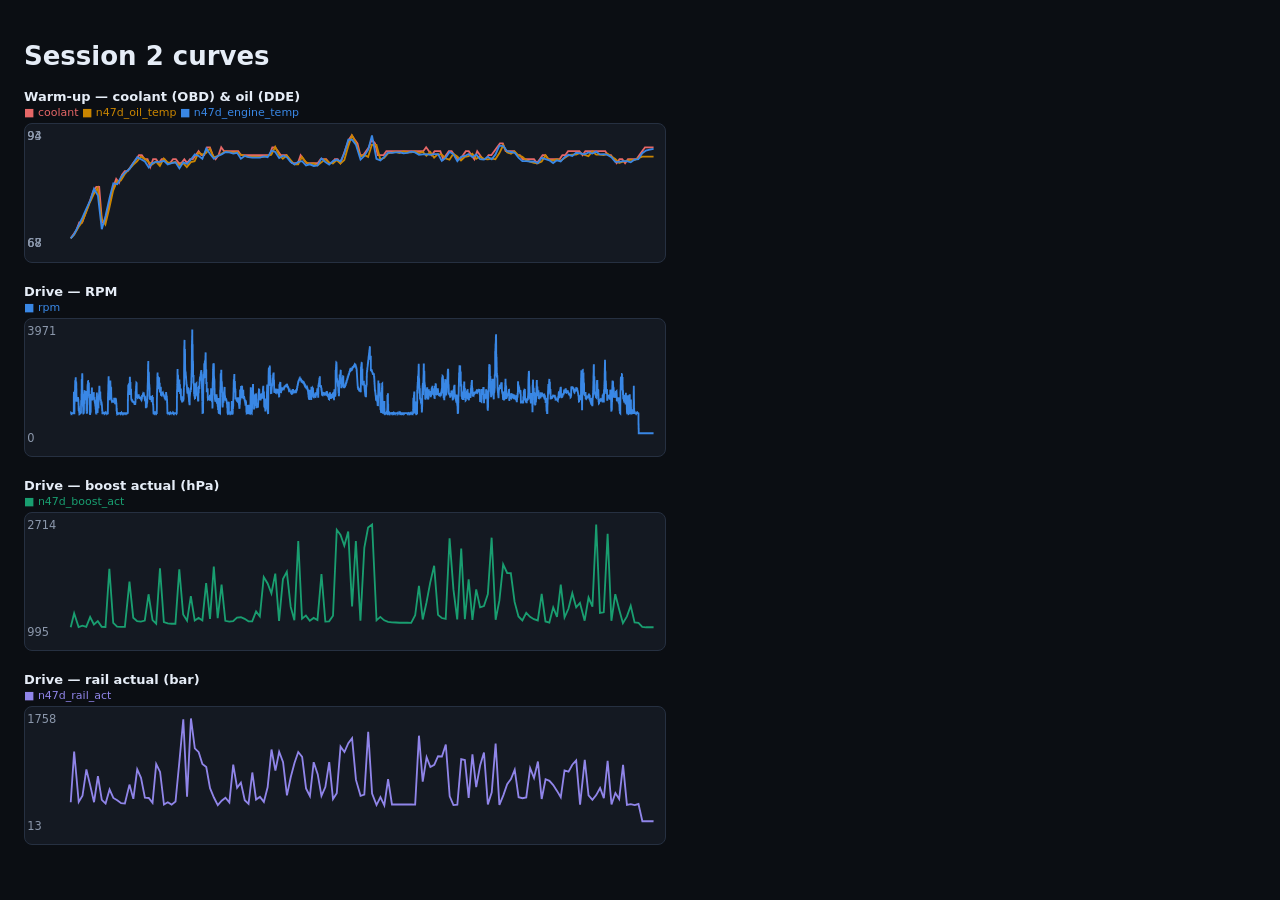
<file: drive-sessions/20260831T191619Z-session/curves.html>
<!doctype html><html><head><meta charset="utf-8">
<title>Session curves</title><style>
body{background:#0b0e13;color:#e6edf7;font:13px system-ui;padding:16px;max-width:640px}
h3{font-size:13px;margin:18px 0 2px} .legend{font-size:11px;color:#8b97ab;margin-bottom:4px}
svg{background:#141922;border:1px solid #263041;border-radius:8px}
</style></head><body><h1>Session 2 curves</h1><h3>Warm-up — coolant (OBD) & oil (DDE)</h3><div class="legend"><span style="color:#e66767">■ coolant</span>  <span style="color:#c98500">■ n47d_oil_temp</span>  <span style="color:#3987e5">■ n47d_engine_temp</span></div><svg viewBox="0 0 560 120" width="100%"><polyline fill="none" stroke="#e66767" stroke-width="1.6" points="40.0,100.0 42.5,96.5 44.9,93.1 47.5,86.2 50.0,86.2 52.5,79.2 55.0,72.3 57.5,65.4 59.9,58.5 62.4,55.0 64.9,55.0 67.4,86.2 69.9,86.2 72.4,75.8 74.9,65.4 77.3,55.0 79.8,48.1 82.3,51.5 84.8,44.6 87.3,41.2 89.8,41.2 92.3,37.7 94.7,34.2 97.2,30.8 99.7,27.3 102.2,27.3 104.7,30.8 107.2,30.8 109.6,37.7 112.1,30.8 114.6,30.8 117.1,34.2 119.6,30.8 122.0,30.8 124.5,34.2 127.0,34.2 129.5,30.8 132.0,30.8 134.5,34.2 136.9,34.2 139.4,30.8 141.9,34.2 144.4,30.8 146.9,30.8 149.4,27.3 151.9,23.8 154.3,27.3 156.8,27.3 159.3,20.4 161.8,20.4 164.3,27.3 166.8,30.8 169.3,27.3 171.7,20.4 174.2,23.8 176.7,23.8 179.2,23.8 181.7,23.8 184.2,23.8 186.6,23.8 189.1,27.3 191.6,27.3 194.1,27.3 196.6,27.3 199.1,27.3 201.5,27.3 204.0,27.3 206.5,27.3 209.0,27.3 211.4,27.3 213.9,27.3 216.4,20.4 218.9,20.4 221.4,23.8 223.8,27.3 226.3,27.3 228.8,27.3 231.3,30.8 233.8,34.2 236.3,34.2 238.8,34.2 241.2,27.3 243.7,30.8 246.2,34.2 248.7,34.2 251.2,34.2 253.7,34.2 256.2,34.2 258.7,30.8 261.2,30.8 263.6,30.8 266.1,34.2 268.6,34.2 271.1,30.8 273.6,30.8 276.0,34.2 278.5,27.3 281.0,20.4 283.5,13.5 286.0,10.0 288.4,13.5 290.9,16.9 293.4,27.3 295.9,27.3 298.4,23.8 300.9,20.4 303.4,13.5 306.3,16.9 308.7,27.3 311.2,27.3 313.7,27.3 316.2,23.8 318.7,23.8 321.2,23.8 323.6,23.8 326.1,23.8 328.6,23.8 331.1,23.8 333.6,23.8 336.1,23.8 338.6,23.8 341.1,23.8 343.5,23.8 346.0,23.8 348.5,23.8 351.0,20.4 353.5,23.8 355.9,27.3 358.4,23.8 360.9,23.8 363.4,23.8 365.9,30.8 368.3,27.3 370.8,23.8 373.3,23.8 375.8,27.3 378.3,30.8 380.8,30.8 383.2,27.3 385.7,23.8 388.3,23.8 390.7,27.3 393.2,30.8 395.7,23.8 398.2,27.3 400.6,30.8 403.1,30.8 405.6,27.3 408.1,27.3 410.6,23.8 413.1,20.4 415.6,16.9 418.1,16.9 420.6,23.8 423.0,23.8 425.5,23.8 428.0,23.8 430.5,27.3 433.0,27.3 435.5,30.8 437.9,30.8 440.4,30.8 442.9,30.8 445.4,30.8 447.9,34.2 450.4,30.8 452.9,27.3 455.4,27.3 457.8,30.8 460.3,30.8 462.8,30.8 465.3,30.8 467.7,30.8 470.2,27.3 472.7,27.3 475.2,23.8 477.7,23.8 480.2,23.8 482.6,23.8 485.1,23.8 487.9,27.3 490.3,23.8 492.8,23.8 495.3,23.8 497.8,23.8 500.3,23.8 502.7,23.8 505.3,23.8 507.7,23.8 510.2,27.3 512.7,27.3 515.2,30.8 517.7,34.2 520.2,30.8 522.6,30.8 525.1,34.2 527.6,30.8 530.1,30.8 532.6,30.8 535.1,30.8 537.5,27.3 540.0,23.8 542.5,20.4 545.0,20.4 547.5,20.4 550.0,20.4"/><text x="2" y="14" fill="#8b97ab" font-size="10">93</text><text x="2" y="108" fill="#8b97ab" font-size="10">67</text><polyline fill="none" stroke="#c98500" stroke-width="1.6" points="40.0,100.0 43.0,96.9 46.7,90.4 50.1,85.6 53.5,77.1 56.8,68.5 60.2,61.3 63.6,55.9 67.0,82.9 70.3,88.0 73.7,73.7 77.1,58.3 80.5,50.0 83.9,49.4 87.2,43.9 94.6,35.7 98.0,32.6 101.3,28.5 104.7,30.5 108.1,33.3 111.4,35.3 114.7,32.9 118.0,36.7 121.4,30.2 124.8,33.6 128.1,34.0 131.5,33.3 134.9,36.0 138.3,34.0 141.6,37.7 145.1,33.3 148.4,32.6 151.8,25.1 155.2,26.8 158.4,25.4 161.7,21.6 165.2,29.2 168.5,28.1 171.9,26.1 175.3,24.0 178.6,24.4 182.0,25.1 185.4,24.4 188.8,26.8 192.2,27.8 195.5,28.8 198.7,28.5 202.1,28.5 205.4,28.8 208.8,28.8 212.2,27.8 215.5,26.8 218.9,19.9 222.3,27.1 225.6,30.5 229.0,27.5 232.4,31.6 235.6,35.3 239.0,35.3 242.4,28.8 245.7,33.3 249.1,35.0 252.5,34.6 255.9,36.3 259.3,33.6 262.7,30.9 266.0,33.6 269.4,34.6 272.7,31.6 276.0,34.6 279.4,31.6 282.7,19.9 286.1,10.0 289.5,16.2 293.5,28.5 296.8,27.1 300.2,28.8 303.5,18.2 307.5,18.2 310.9,30.9 314.2,29.8 317.6,25.7 321.0,25.1 324.3,24.4 327.7,25.4 331.1,24.0 334.5,24.7 337.9,24.7 341.2,24.0 344.7,25.7 348.0,24.4 351.2,27.8 354.6,24.4 358.0,29.5 361.3,26.4 364.7,26.8 368.1,30.2 371.4,31.2 374.8,26.1 378.2,28.5 381.5,31.9 384.9,28.8 388.1,28.1 391.4,26.1 394.8,30.5 398.1,28.5 401.5,30.5 404.9,30.9 408.3,30.2 411.6,30.9 415.1,25.4 418.4,18.6 421.8,24.7 425.2,26.1 428.4,24.0 431.7,27.5 435.2,28.8 438.5,31.6 441.9,32.9 445.3,34.0 448.6,34.3 452.1,32.9 455.4,27.5 458.7,31.6 462.2,31.9 465.5,30.9 468.7,32.2 472.1,29.8 475.5,27.5 478.8,26.8 482.2,26.8 485.6,25.4 489.7,27.1 493.0,28.1 496.4,24.0 499.8,26.8 503.1,26.8 506.4,27.1 509.8,26.1 513.1,28.5 516.5,30.5 519.9,34.0 523.2,32.9 526.6,32.2 530.0,31.2 533.4,31.6 536.7,29.8 540.1,28.5 543.5,28.5 546.6,28.5 550.0,28.5"/><text x="2" y="14" fill="#8b97ab" font-size="10">94</text><text x="2" y="108" fill="#8b97ab" font-size="10">68</text><polyline fill="none" stroke="#3987e5" stroke-width="1.6" points="40.0,100.0 43.0,96.5 47.0,88.6 50.3,81.7 53.7,74.0 57.1,66.8 60.4,56.7 63.8,62.6 67.2,92.0 70.5,80.3 74.0,64.7 77.3,51.9 80.7,52.6 84.1,46.3 87.4,42.5 91.4,39.4 94.8,34.2 98.2,29.0 101.5,30.8 104.9,32.8 108.3,38.0 111.5,34.2 114.8,33.2 118.2,33.2 121.6,32.2 124.9,35.3 128.3,34.2 131.7,33.5 135.1,38.7 138.5,33.5 141.8,34.9 145.2,31.1 148.6,26.6 152.0,28.0 155.2,30.4 158.6,21.4 161.9,26.3 165.3,30.4 168.7,28.0 172.0,26.6 175.5,24.5 178.8,24.9 182.2,25.9 185.6,25.2 188.9,30.4 192.2,28.0 195.5,29.0 198.8,29.4 202.2,29.4 205.6,29.4 209.0,28.3 212.3,29.0 215.7,23.2 219.0,24.5 222.4,29.7 225.8,27.7 229.1,29.0 232.5,33.2 235.8,35.3 239.1,33.2 242.5,32.5 245.9,36.3 249.2,35.3 252.7,36.7 256.0,36.3 259.4,30.1 262.8,33.2 266.2,35.6 269.5,32.5 272.8,31.1 276.1,32.8 279.4,25.6 282.9,13.8 286.2,13.8 289.5,18.0 293.6,31.1 296.9,28.0 300.3,22.5 303.6,10.0 307.5,30.4 311.0,31.8 314.3,28.7 317.7,24.9 321.1,25.2 324.4,24.9 327.9,24.9 331.2,25.6 334.6,25.2 338.0,24.2 341.3,24.9 344.7,27.0 348.0,26.6 351.3,26.3 354.6,27.0 358.0,26.3 361.4,26.3 364.7,32.2 368.2,29.4 371.5,24.5 374.8,26.3 378.3,32.5 381.6,28.7 384.9,28.0 388.1,26.3 391.5,29.0 394.8,26.6 398.2,30.8 401.6,31.1 404.9,28.7 408.4,30.8 411.7,26.6 415.1,19.0 418.5,19.3 421.8,23.8 425.1,24.5 428.5,25.2 431.8,29.4 435.2,32.5 438.6,32.5 441.9,32.8 445.3,32.8 448.7,34.2 452.0,29.7 455.5,30.8 458.8,31.8 462.1,34.2 465.4,31.8 468.7,32.8 472.1,29.0 475.5,27.0 478.9,28.0 482.2,25.2 485.6,25.6 489.7,26.6 493.1,24.9 496.4,25.9 499.7,24.2 503.1,26.6 506.4,26.3 509.7,27.0 513.1,29.0 516.5,33.2 519.8,33.2 523.3,32.5 526.6,32.5 530.0,33.5 533.4,31.1 536.7,30.8 540.1,25.6 543.3,23.2 546.6,22.5 550.0,21.8"/><text x="2" y="14" fill="#8b97ab" font-size="10">94</text><text x="2" y="108" fill="#8b97ab" font-size="10">68</text></svg>
<h3>Drive — RPM</h3><div class="legend"><span style="color:#3987e5">■ rpm</span></div><svg viewBox="0 0 560 120" width="100%"><polyline fill="none" stroke="#3987e5" stroke-width="1.6" points="40.0,82.3 40.0,82.3 40.0,82.3 40.1,82.3 40.1,82.3 40.1,82.3 40.1,82.3 40.2,82.3 40.2,82.3 40.2,82.3 40.2,82.3 40.3,82.4 40.3,82.4 40.3,82.3 40.4,82.3 40.4,82.3 40.4,82.3 40.4,82.4 40.4,82.4 40.5,82.4 40.5,82.4 40.5,82.3 40.5,82.3 40.6,82.4 40.6,82.4 40.6,82.3 40.6,82.3 40.7,82.3 40.7,82.3 40.7,82.4 40.8,82.3 40.8,82.3 40.8,82.3 40.8,82.3 40.9,82.3 40.9,82.3 40.9,82.3 40.9,82.3 41.0,82.3 41.0,82.3 41.0,82.4 41.0,82.4 41.1,82.4 41.1,82.4 41.1,82.2 41.1,82.2 41.2,82.4 41.2,82.4 41.2,82.3 41.3,82.3 41.3,82.3 41.3,82.3 41.3,82.3 41.3,82.3 41.4,82.3 41.4,82.3 41.4,82.3 41.4,82.4 41.5,82.4 41.5,82.4 41.5,82.4 41.5,82.3 41.6,82.3 41.6,82.3 41.6,82.3 41.6,82.4 41.7,82.4 41.7,82.3 41.7,82.3 41.8,82.3 41.8,82.3 41.8,82.4 41.8,82.4 41.8,82.3 41.9,82.3 41.9,82.3 41.9,82.3 42.0,82.3 42.0,82.3 42.0,82.3 42.0,82.3 42.1,82.3 42.1,82.3 42.1,82.3 42.2,82.4 42.2,82.4 42.2,82.5 42.2,82.5 42.2,82.4 42.3,82.4 42.3,82.2 42.3,82.2 42.3,82.5 42.4,82.5 42.4,82.4 42.4,82.4 42.5,82.3 42.5,82.3 42.5,82.3 42.5,82.3 42.5,82.2 42.6,82.2 42.6,81.7 42.6,81.7 42.7,80.8 42.7,77.1 42.7,77.1 42.7,68.5 42.7,68.5 42.8,64.5 42.8,64.5 42.8,63.7 42.8,63.7 42.9,68.6 42.9,68.6 42.9,72.1 43.0,72.1 43.0,77.7 43.0,77.7 43.0,81.4 43.1,81.4 43.1,81.3 43.1,81.3 43.1,82.6 43.2,82.6 43.2,82.0 43.2,82.0 43.2,80.4 43.3,80.4 43.3,77.3 43.3,74.7 43.3,74.7 43.4,73.7 43.4,73.7 43.4,72.8 43.4,72.8 43.5,72.2 43.5,72.2 43.5,71.3 43.6,71.3 43.6,70.0 43.6,70.0 43.6,68.0 43.6,68.0 43.7,66.2 43.7,66.2 43.7,63.0 43.8,63.0 43.8,61.5 43.8,61.5 43.8,59.2 43.9,56.2 43.9,56.2 43.9,54.5 44.0,54.5 44.0,55.1 44.0,55.1 44.0,60.7 44.0,60.7 44.1,62.7 44.1,62.7 44.1,60.3 44.1,60.3 44.2,58.7 44.2,58.7 44.2,56.5 44.2,54.3 44.3,54.3 44.3,52.3 44.3,52.3 44.4,51.0 44.4,51.0 44.4,56.8 44.4,56.8 44.5,61.7 44.5,61.7 44.5,62.1 44.5,62.1 44.6,60.9 44.6,60.9 44.6,59.2 44.6,57.7 44.7,57.7 44.7,56.4 44.7,56.4 44.7,55.5 44.8,55.5 44.8,57.1 44.8,57.1 44.9,56.3 44.9,56.3 44.9,57.1 44.9,57.1 44.9,61.6 45.0,61.6 45.0,66.1 45.0,66.1 45.1,67.2 45.1,67.2 45.1,70.2 45.1,70.0 45.2,70.0 45.2,71.7 45.2,71.7 45.3,72.4 45.3,72.4 45.3,71.5 45.3,71.5 45.3,70.8 46.2,69.8 46.2,69.1 46.2,69.1 46.3,69.1 46.3,68.7 46.3,69.1 46.4,69.1 46.4,69.9 46.5,69.5 46.5,70.0 46.5,70.0 46.5,70.3 46.6,70.3 46.6,70.9 46.7,70.9 46.7,71.7 46.7,71.7 46.8,72.6 46.8,73.3 46.8,74.5 46.9,74.5 46.9,76.4 46.9,78.6 47.0,80.4 47.0,80.4 47.1,77.7 47.1,75.9 47.1,75.9 47.2,76.8 47.2,77.7 47.2,78.6 47.3,78.6 47.3,79.6 47.3,80.6 47.4,81.2 47.5,81.2 47.5,82.8 47.6,82.6 47.6,82.6 47.6,82.8 47.7,82.7 47.7,82.8 47.7,82.8 47.8,82.6 47.8,82.6 47.9,82.3 47.9,82.3 47.9,82.3 48.0,82.3 48.0,82.3 48.0,82.3 48.1,82.3 48.1,82.3 48.1,82.4 48.2,82.3 48.2,82.3 48.3,82.3 48.3,82.2 48.3,82.3 48.3,82.3 48.4,82.3 48.4,82.2 48.5,82.3 48.5,82.3 48.5,82.4 48.6,82.3 48.6,82.3 48.6,82.3 48.7,82.3 48.7,82.4 48.7,82.3 48.8,82.3 48.8,82.3 48.9,82.3 48.9,82.4 48.9,82.4 49.0,82.0 49.0,76.5 49.0,76.5 49.1,73.6 49.1,72.2 49.1,71.9 49.2,71.9 49.2,72.3 49.3,72.2 49.3,71.6 49.3,71.6 49.4,71.0 49.4,68.5 49.4,66.2 49.5,66.2 49.5,62.4 49.6,62.4 49.6,57.4 49.6,57.4 49.6,53.9 49.7,53.9 49.7,52.4 49.8,56.4 49.8,59.2 49.8,59.2 50.0,58.2 50.0,50.7 50.0,49.4 50.1,49.4 50.1,47.4 50.2,49.5 50.2,55.6 50.2,55.6 50.2,61.3 50.3,64.2 50.3,64.4 50.4,64.4 50.4,65.1 50.4,65.1 50.5,65.8 50.5,65.8 50.5,67.4 50.6,67.4 50.6,69.7 50.6,73.0 50.7,75.8 50.7,75.8 50.8,77.5 50.8,74.7 50.8,74.9 50.9,74.9 50.9,78.4 50.9,81.2 51.0,81.2 51.0,82.6 51.0,82.5 51.1,83.2 51.1,83.2 51.1,82.6 51.2,82.4 51.2,82.2 51.2,82.2 51.3,82.4 51.3,82.3 51.4,82.2 51.4,82.2 51.4,82.3 51.5,82.2 51.5,82.2 51.5,81.5 51.6,78.6 51.6,75.2 51.6,75.2 51.7,73.2 51.7,72.6 51.7,72.5 51.8,72.5 51.8,73.3 51.9,73.3 51.9,70.8 51.9,70.8 52.0,70.3 52.0,70.3 52.0,68.7 52.1,67.1 52.1,65.9 52.1,65.9 52.2,64.9 52.2,63.8 52.2,62.9 52.3,62.9 52.3,62.9 52.4,62.5 52.5,66.4 52.5,69.3 52.6,70.0 52.6,71.1 52.6,71.1 52.7,70.1 52.7,70.5 52.7,70.5 52.8,70.0 52.8,69.2 52.8,68.9 52.9,68.9 52.9,69.0 52.9,68.8 53.0,68.5 53.0,68.5 53.1,68.2 53.1,67.9 53.1,68.0 53.2,68.0 53.2,67.7 53.2,67.4 53.3,67.4 53.3,66.7 53.4,66.2 53.4,65.4 53.4,65.4 53.4,64.9 53.5,64.6 53.5,63.8 53.6,63.8 53.6,64.5 53.6,64.5 53.7,67.2 53.7,67.2 53.7,70.5 53.8,70.5 53.8,75.2 53.8,78.4 53.9,81.2 53.9,81.2 54.0,80.3 54.0,82.7 54.0,82.3 54.1,82.3 54.1,82.5 54.1,82.2 54.2,82.2 54.2,83.0 54.2,82.5 54.3,82.2 54.3,82.2 54.3,82.2 54.4,80.6 54.4,76.1 54.4,76.1 54.5,72.9 54.5,69.6 54.5,69.6 54.6,68.0 54.6,64.4 54.7,61.5 54.7,61.5 54.7,59.4 54.8,57.9 54.9,56.8 55.0,57.3 55.0,57.4 55.0,57.4 55.1,56.4 55.1,53.8 55.1,54.2 55.2,54.2 55.2,57.3 55.3,57.3 55.3,65.0 55.3,65.0 55.3,65.2 55.4,65.2 55.4,64.1 55.5,63.3 55.5,62.5 55.5,62.5 55.6,61.5 55.6,60.1 55.6,59.1 55.7,59.1 55.7,58.5 55.7,57.3 55.8,57.3 55.8,56.7 55.9,55.5 55.9,57.3 55.9,57.3 56.0,63.3 56.0,64.5 56.0,66.4 56.1,66.4 56.1,67.5 56.1,66.3 56.2,66.6 56.2,66.6 56.3,67.6 56.3,68.7 56.3,68.7 56.3,69.3 56.4,67.9 56.4,66.6 56.5,66.6 56.5,67.7 56.5,69.3 56.6,71.7 56.6,71.7 56.6,74.6 56.7,74.6 56.7,81.4 56.7,81.4 56.8,81.3 56.8,81.3 56.9,80.5 56.9,82.2 56.9,83.1 57.0,83.1 57.0,82.5 57.0,83.0 57.1,82.5 57.1,82.5 57.1,82.3 57.2,82.3 57.2,82.3 57.3,82.2 57.3,81.9 57.4,81.4 57.5,81.0 57.5,76.3 57.5,71.9 57.5,71.9 57.6,70.0 57.6,68.8 57.7,68.7 57.7,68.7 57.7,68.0 57.8,67.6 57.8,66.4 57.8,66.4 57.9,66.4 57.9,67.2 57.9,68.5 58.0,68.5 58.0,68.2 58.1,67.6 58.1,67.6 58.1,66.7 58.2,66.0 58.2,65.7 58.2,65.7 58.3,64.8 58.3,64.2 58.3,63.6 58.4,63.6 58.4,63.1 58.5,63.1 58.5,61.3 58.5,61.3 58.5,60.8 58.6,60.8 58.6,63.4 58.7,67.5 58.7,70.6 58.7,70.6 58.8,70.6 58.8,70.5 58.8,70.2 58.9,70.2 58.9,69.8 58.9,69.4 59.0,69.0 59.0,69.0 59.1,68.6 59.1,68.5 59.1,68.5 59.2,68.0 59.2,67.7 59.2,67.4 59.3,67.4 59.3,67.0 59.3,67.1 59.4,67.0 59.4,67.0 59.5,66.8 59.5,66.7 59.5,66.7 59.5,66.7 59.6,66.6 59.6,66.6 59.7,66.6 59.7,66.6 59.7,66.2 59.9,65.1 59.9,65.2 59.9,65.4 60.0,64.7 60.0,64.7 60.1,64.6 60.1,64.3 60.1,64.0 60.1,64.0 60.2,64.9 60.2,67.9 60.3,69.5 60.3,69.5 60.3,69.5 60.4,70.7 60.4,70.4 60.4,70.4 60.5,70.4 60.5,70.0 60.5,70.0 60.6,70.1 60.6,70.0 60.7,69.9 60.7,69.9 60.7,70.1 60.8,71.3 60.8,70.7 60.8,70.7 60.9,71.0 60.9,71.0 60.9,71.6 61.0,71.6 61.0,72.0 61.1,72.0 61.1,72.8 61.1,72.8 61.2,73.3 61.2,73.3 61.2,73.6 61.3,73.8 61.3,74.1 61.3,74.1 61.4,74.6 61.4,74.9 61.4,74.6 61.5,74.6 61.5,75.2 61.5,75.5 61.6,75.5 61.6,75.9 61.7,76.4 61.7,76.4 61.7,76.4 61.8,77.3 61.8,78.0 61.8,78.3 61.9,78.3 61.9,77.8 61.9,77.2 62.0,78.3 62.0,78.3 62.1,79.2 62.1,80.6 62.1,80.6 62.1,82.0 62.2,82.7 62.2,82.2 62.3,82.2 62.4,82.3 62.4,82.7 62.5,82.7 62.5,82.3 62.5,82.2 62.6,82.7 62.6,82.7 62.6,78.0 62.7,72.4 62.7,69.5 62.7,69.5 62.8,67.5 62.8,67.5 62.9,64.3 62.9,64.3 62.9,66.1 63.0,66.1 63.0,67.3 63.0,67.5 63.1,71.9 63.1,71.9 63.1,73.4 63.2,74.2 63.2,75.3 63.3,75.3 63.3,76.3 63.3,77.7 63.3,77.7 63.4,79.7 63.4,79.7 63.5,81.2 63.5,81.2 63.5,82.3 63.6,79.9 63.6,75.9 63.6,75.9 63.7,74.1 63.7,73.0 63.7,72.2 63.8,72.2 63.8,72.2 63.9,74.3 63.9,74.3 63.9,75.7 64.0,76.3 64.0,77.5 64.0,77.5 64.1,78.4 64.1,76.6 64.1,74.7 64.2,74.7 64.2,77.2 64.3,77.2 64.3,74.5 64.3,74.5 64.3,72.3 64.4,72.3 64.4,70.1 64.5,69.3 64.5,69.9 64.5,69.9 64.6,70.3 64.6,70.0 64.6,68.4 64.7,68.4 64.7,66.3 64.8,65.8 64.9,63.7 64.9,62.4 65.0,62.1 65.0,59.8 65.0,59.8 65.1,58.4 65.1,58.6 65.1,58.6 65.2,59.7 65.2,63.9 65.2,67.4 65.3,67.4 65.3,67.9 65.3,67.4 65.4,67.1 65.4,67.1 65.5,66.9 65.5,66.6 65.5,65.8 65.5,65.8 65.6,65.0 65.6,65.0 65.7,65.0 65.7,64.5 65.7,64.3 65.8,63.4 65.8,63.4 65.8,63.7 65.9,64.0 65.9,66.2 65.9,66.2 66.0,68.2 66.0,68.2 66.1,70.5 66.1,70.5 66.1,70.5 66.2,70.5 66.2,70.4 66.2,70.4 66.3,71.5 66.3,71.5 66.3,72.5 66.4,72.0 66.4,71.9 66.5,71.9 66.5,72.4 66.5,72.7 66.5,72.7 66.6,73.2 66.6,73.5 66.7,74.1 66.7,74.1 66.7,74.8 66.8,75.2 66.8,74.9 66.8,74.9 66.9,73.8 66.9,72.8 66.9,72.9 67.0,72.9 67.0,73.2 67.1,73.7 67.1,73.7 67.1,73.9 67.2,74.6 67.2,75.5 67.3,75.5 67.4,77.0 67.4,77.8 67.4,77.8 67.5,78.6 67.5,79.2 67.5,80.1 67.6,80.1 67.6,80.9 67.7,80.7 67.7,80.3 67.7,80.3 67.7,82.3 67.8,82.3 67.8,82.5 67.9,82.5 67.9,82.2 67.9,82.2 68.0,83.1 68.0,82.8 68.0,82.6 68.1,82.6 68.1,82.6 68.1,82.4 68.2,82.1 68.2,82.1 68.3,82.3 68.3,82.3 68.3,82.3 68.4,82.2 68.4,82.2 68.4,82.2 68.5,82.2 68.5,82.3 68.5,82.3 68.6,82.3 68.6,82.3 68.6,82.3 68.7,82.3 68.7,82.3 68.7,82.3 68.8,82.3 68.8,82.5 68.8,82.5 68.9,82.3 68.9,82.3 69.0,82.1 69.0,82.0 69.0,82.0 69.1,82.0 69.1,82.2 69.1,82.3 69.2,82.3 69.2,82.3 69.2,82.3 69.3,82.3 69.3,82.3 69.4,82.3 69.4,82.4 69.4,82.3 69.4,82.3 69.5,82.3 69.5,82.3 69.6,82.3 69.6,82.3 69.6,82.3 69.7,82.3 69.8,82.3 69.8,82.4 69.8,82.4 69.9,82.3 69.9,82.3 69.9,82.4 70.0,82.4 70.0,82.3 70.0,82.4 70.0,82.4 70.1,82.3 70.1,82.4 70.1,82.3 70.2,82.3 70.2,82.3 70.3,82.3 70.3,82.3 70.3,82.3 70.4,82.4 70.4,82.4 70.4,82.4 70.5,82.3 70.5,82.3 70.5,82.4 70.6,82.4 70.6,82.3 70.7,82.3 70.7,82.4 70.7,82.4 70.7,82.3 70.8,82.3 70.8,82.4 70.9,82.4 70.9,82.3 70.9,82.3 71.0,82.3 71.0,82.4 71.0,82.3 71.1,82.3 71.1,82.3 71.1,82.3 71.2,82.4 71.2,82.4 71.3,82.3 71.3,82.3 71.3,82.3 71.4,82.3 71.4,82.3 71.4,82.3 71.5,82.3 71.5,82.3 71.5,82.3 71.6,82.3 71.6,82.3 71.7,82.3 71.7,82.4 71.7,82.3 71.7,82.3 71.8,82.3 71.8,82.3 71.9,82.3 71.9,82.3 71.9,82.3 72.0,82.3 72.0,82.3 72.0,82.4 72.1,82.3 72.1,82.3 72.1,82.3 72.3,82.3 72.3,82.3 72.3,82.4 72.4,82.3 72.4,82.5 72.5,82.5 72.5,83.4 72.5,79.5 72.5,79.5 72.6,72.7 72.6,68.8 72.7,66.6 72.7,66.6 72.7,65.1 72.8,64.1 72.8,63.3 72.8,63.3 72.9,61.9 72.9,60.0 72.9,58.1 73.0,58.1 73.0,57.0 73.1,53.3 73.1,53.3 73.1,51.9 73.2,50.1 73.2,57.3 73.2,57.3 73.3,60.2 73.3,59.8 73.3,58.3 73.4,58.3 73.4,57.9 73.5,57.9 73.5,56.8 73.5,56.8 73.5,57.2 73.6,57.2 73.6,58.4 73.7,62.9 73.7,67.6 73.7,67.6 73.8,71.1 73.8,68.8 73.8,69.1 73.9,69.1 73.9,70.2 73.9,69.7 74.0,69.7 74.0,68.8 74.1,69.2 74.1,68.1 74.1,68.1 74.2,67.0 74.2,66.1 74.2,65.2 74.3,65.2 74.3,64.2 74.3,62.7 74.4,61.4 74.4,61.4 74.5,60.0 74.5,58.2 74.5,58.2 74.5,56.8 74.6,55.9 74.6,54.6 74.7,54.6 74.8,58.9 74.8,60.8 74.9,60.8 74.9,60.4 74.9,60.4 75.0,60.7 75.0,60.7 75.0,59.9 75.1,60.2 75.1,59.9 75.1,59.9 75.2,59.9 75.2,59.9 75.3,60.2 75.3,60.2 75.3,60.5 75.4,60.5 75.4,60.8 75.4,63.4 75.5,66.9 75.5,66.9 75.5,68.0 75.6,69.7 75.6,69.7 75.7,69.7 75.7,70.3 75.7,70.9 75.7,70.9 75.8,71.7 75.8,70.8 75.9,71.0 75.9,71.0 75.9,70.7 76.0,71.4 76.0,71.6 76.0,71.6 76.1,72.0 76.1,72.0 76.1,72.3 76.2,72.3 76.2,72.2 76.3,71.4 76.3,71.4 76.3,71.2 76.4,72.2 76.4,72.2 76.4,72.2 76.5,72.1 76.5,72.1 76.5,72.1 76.6,72.1 76.6,72.1 76.7,72.1 76.7,72.2 76.7,72.2 76.7,72.3 76.8,72.3 76.8,72.2 76.9,72.2 76.9,72.3 76.9,72.3 77.0,72.5 77.0,72.5 77.0,72.4 77.1,72.4 77.1,72.3 77.2,72.4 77.3,72.3 77.3,72.3 77.3,72.0 77.4,71.4 77.4,71.4 77.5,72.6 77.5,72.4 77.5,72.4 77.6,71.9 77.6,71.9 77.6,71.9 77.7,71.9 77.7,71.7 77.7,71.8 77.8,71.7 77.8,71.7 77.9,71.7 77.9,71.9 77.9,72.3 77.9,72.3 78.0,70.9 78.0,69.8 78.1,69.8 78.1,71.3 78.1,70.9 78.2,71.2 78.2,71.2 78.2,70.9 78.3,71.3 78.3,71.3 78.3,71.3 78.4,72.4 78.4,72.4 78.5,71.9 78.5,71.9 78.5,71.7 78.6,71.7 78.6,71.9 78.6,72.1 78.7,72.5 78.7,72.5 78.7,72.8 78.8,73.3 78.8,73.8 78.9,73.8 78.9,74.5 78.9,73.7 78.9,73.7 79.0,72.2 79.0,70.3 79.1,68.9 79.1,68.9 79.1,69.4 79.2,70.1 79.2,71.0 79.2,71.0 79.3,71.8 79.3,72.5 79.3,71.1 79.4,71.1 79.4,69.8 79.5,69.3 79.5,69.3 79.5,70.2 79.6,70.6 79.6,71.0 79.7,71.0 79.8,72.5 79.8,72.8 79.8,72.8 79.9,73.3 79.9,73.9 79.9,74.3 80.0,74.3 80.0,75.1 80.1,76.3 80.1,78.1 80.1,78.1 80.1,80.0 80.2,80.0 80.2,78.7 80.3,78.7 80.3,80.5 80.3,80.5 80.4,80.6 80.4,82.1 80.4,82.4 80.5,82.4 80.5,82.5 80.5,82.6 80.6,82.7 80.6,82.7 80.7,82.4 80.7,82.9 80.7,82.9 80.8,82.8 80.8,82.7 80.8,82.3 80.9,82.3 80.9,82.0 80.9,82.1 81.0,82.1 81.0,82.1 81.1,82.3 81.1,82.4 81.1,82.4 81.1,82.4 81.2,82.4 81.2,82.4 81.3,82.4 81.3,82.3 81.3,82.3 81.4,82.3 81.4,82.3 81.4,82.3 81.5,82.3 81.5,82.3 81.5,82.3 81.6,82.4 81.6,82.4 81.7,82.4 81.7,82.4 81.7,82.3 81.8,82.3 81.8,82.3 81.8,82.3 81.9,82.3 81.9,82.3 81.9,82.4 82.0,82.3 82.0,82.3 82.1,82.3 82.1,82.4 82.2,82.3 82.3,82.3 82.3,82.4 82.3,82.3 82.3,82.3 82.4,82.3 82.4,82.3 82.5,82.3 82.5,82.3 82.5,82.3 82.6,82.3 82.6,82.3 82.6,82.3 82.7,82.4 82.7,82.4 82.7,82.3 82.8,82.3 82.8,82.3 82.9,82.3 82.9,82.3 82.9,82.3 83.0,82.3 83.0,82.2 83.0,82.2 83.1,82.0 83.1,81.9 83.1,82.1 83.2,82.1 83.2,82.3 83.3,82.4 83.3,82.4 83.3,82.4 83.3,82.3 83.4,82.3 83.4,82.3 83.5,82.3 83.5,82.4 83.5,82.4 83.6,82.4 83.6,82.3 83.6,82.3 83.7,82.3 83.7,82.3 83.7,82.3 83.8,82.3 83.8,82.3 83.9,82.3 83.9,82.4 83.9,82.4 84.0,82.3 84.0,82.3 84.0,82.4 84.1,82.4 84.1,82.3 84.1,82.3 84.2,82.3 84.2,82.3 84.2,82.4 84.3,82.3 84.3,82.3 84.4,82.4 84.4,82.3 84.5,82.3 84.5,82.3 84.5,82.3 84.6,82.3 84.7,82.3 84.7,82.3 84.8,82.4 84.8,82.4 84.8,82.3 84.9,82.4 84.9,82.3 84.9,82.3 85.0,82.3 85.0,82.3 85.1,82.3 85.1,82.3 85.1,82.4 85.2,82.4 85.2,82.4 85.2,82.4 85.3,82.3 85.3,82.3 85.3,82.3 85.4,82.3 85.4,82.3 85.5,82.3 85.5,82.4 85.5,82.3 85.5,82.3 85.6,82.3 85.6,82.3 85.7,82.3 85.7,82.3 85.7,82.4 85.8,82.3 85.8,82.3 85.8,82.3 85.9,82.3 85.9,82.3 85.9,82.3 86.0,82.3 86.0,82.3 86.1,82.3 86.1,82.3 86.1,82.3 86.2,82.3 86.2,82.3 86.2,82.4 86.3,82.4 86.3,82.3 86.3,82.4 86.4,82.4 86.4,82.3 86.5,82.3 86.5,82.3 86.5,82.3 86.5,82.3 86.6,82.3 86.6,82.3 86.7,82.3 86.7,82.4 86.7,82.4 86.8,82.3 86.8,82.3 86.8,82.3 86.9,82.3 86.9,82.3 86.9,82.4 87.0,82.3 87.0,82.3 87.1,82.3 87.2,82.3 87.2,82.3 87.3,82.3 87.3,82.3 87.3,82.4 87.4,82.3 87.4,82.3 87.4,82.3 87.5,82.3 87.5,82.3 87.5,82.3 87.6,82.4 87.6,82.4 87.7,82.3 87.7,82.3 87.7,82.3 87.8,82.3 87.8,82.4 87.8,82.3 87.9,82.3 87.9,82.3 87.9,82.3 88.0,82.3 88.0,82.3 88.1,82.3 88.1,82.3 88.1,82.3 88.1,82.3 88.2,82.4 88.2,82.3 88.3,82.3 88.3,82.3 88.3,82.3 88.4,82.3 88.4,82.4 88.4,82.4 88.5,82.3 88.5,82.3 88.5,82.3 88.6,82.3 88.6,82.3 88.7,82.4 88.7,82.4 88.7,82.4 88.8,82.3 88.8,82.3 88.8,82.3 88.9,82.3 88.9,82.4 88.9,82.3 89.0,82.3 89.0,82.3 89.1,82.3 89.1,82.3 89.1,82.3 89.1,82.3 89.2,82.3 89.2,82.3 89.3,82.4 89.3,82.4 89.3,82.4 89.4,82.3 89.4,82.3 89.4,82.3 89.5,82.3 89.5,82.3 89.6,82.4 89.7,82.3 89.7,82.4 89.7,83.0 89.8,82.5 89.8,82.5 89.9,82.4 89.9,82.4 89.9,82.4 90.0,81.7 90.0,76.7 90.0,71.1 90.1,71.1 90.1,68.0 90.1,65.9 90.2,64.0 90.2,64.0 90.3,61.7 90.3,59.6 90.3,58.4 90.3,58.4 91.1,56.5 91.2,57.5 91.2,65.9 91.2,65.9 91.3,66.4 91.3,66.4 91.3,64.7 91.4,63.3 91.4,61.7 91.5,61.7 91.5,60.2 91.5,58.3 91.5,56.6 91.6,56.6 91.6,54.9 91.7,53.4 91.7,53.4 91.7,51.4 91.8,51.2 91.8,50.6 91.8,50.6 91.9,53.7 91.9,57.1 91.9,58.3 92.0,58.3 92.1,57.8 92.2,56.5 92.2,55.8 92.2,55.8 92.3,55.1 92.3,59.4 92.3,64.3 92.4,64.3 92.4,64.0 92.5,63.8 92.5,64.0 92.5,64.0 92.5,63.5 92.6,63.5 92.6,63.6 92.7,63.6 92.7,62.8 92.7,62.8 92.8,62.7 92.8,63.3 92.8,65.3 92.9,65.3 92.9,67.6 92.9,68.2 93.0,70.0 93.0,70.0 93.1,70.1 93.1,70.5 93.1,70.5 93.2,70.5 93.2,70.5 93.2,70.6 93.3,70.6 93.3,70.6 93.3,71.2 93.4,70.6 93.4,70.6 93.4,70.9 93.5,71.0 93.5,71.0 93.5,71.0 93.6,71.1 93.6,71.1 93.7,71.1 93.7,71.2 93.7,71.3 93.8,71.3 93.8,71.3 93.8,71.6 93.9,71.6 93.9,71.8 93.9,71.8 94.0,71.9 94.0,71.9 94.1,72.1 94.1,72.1 94.1,72.3 94.2,72.3 94.2,72.3 94.2,72.4 94.3,72.6 94.3,72.6 94.3,72.4 94.4,72.4 94.4,71.8 94.5,71.8 94.6,71.6 94.6,72.3 94.7,72.4 94.7,72.4 94.7,72.5 94.8,72.6 94.8,72.6 94.8,72.6 94.9,72.7 94.9,72.6 94.9,72.7 95.0,72.7 95.0,72.7 95.1,72.7 95.1,72.8 95.1,72.8 95.1,72.8 95.2,72.8 95.2,72.9 95.3,72.9 95.3,72.7 95.3,72.7 95.4,72.9 95.4,72.9 95.4,73.0 95.5,73.0 95.5,73.0 95.5,73.0 95.6,73.0 95.6,73.1 95.7,74.1 95.7,73.9 95.7,73.9 95.8,73.8 95.8,74.1 95.8,74.2 95.9,74.2 95.9,74.1 95.9,74.3 96.0,74.4 96.0,74.4 96.1,74.4 96.1,74.3 96.1,74.3 96.1,74.4 96.2,74.4 96.2,73.5 96.3,73.5 96.3,73.5 96.3,74.2 96.4,74.4 96.4,74.4 96.4,74.3 96.5,74.3 96.5,73.5 96.5,73.5 96.6,73.1 96.6,73.1 96.7,72.9 96.7,72.4 96.7,70.0 96.8,70.0 96.8,65.4 96.8,63.7 96.9,63.9 96.9,63.9 96.9,63.4 97.1,62.9 97.1,62.0 97.1,61.3 97.2,60.6 97.2,59.5 97.3,59.5 97.3,58.7 97.3,57.6 97.3,57.6 97.4,57.3 97.4,56.9 97.5,56.2 97.5,56.2 97.5,55.8 97.6,55.9 97.6,57.3 97.6,57.3 97.7,56.0 97.7,58.7 97.7,65.2 97.8,65.2 97.8,67.1 97.9,69.4 97.9,69.4 97.9,67.4 98.0,66.8 98.0,66.8 98.0,66.8 98.1,66.9 98.1,67.1 98.1,67.3 98.2,67.3 98.2,67.4 98.2,67.4 98.3,67.4 98.3,67.4 98.3,67.6 98.4,67.6 98.4,67.7 98.5,67.9 98.5,68.1 98.5,68.1 98.6,67.9 98.6,67.9 98.6,67.6 98.7,67.6 98.7,67.5 98.7,68.1 98.8,68.1 98.8,68.6 98.9,68.5 98.9,68.6 98.9,68.6 99.0,68.5 99.0,68.4 99.0,68.2 99.1,68.2 99.1,68.5 99.2,68.5 99.2,68.5 99.2,68.8 99.3,68.8 99.3,68.8 99.3,68.7 99.4,68.2 99.4,68.2 99.5,65.9 99.6,67.9 99.6,68.3 99.7,68.3 99.7,67.7 99.7,68.2 99.8,68.0 99.8,68.0 99.8,68.2 99.9,68.4 99.9,68.2 99.9,68.2 100.0,68.3 100.0,68.3 100.1,69.0 100.1,69.0 100.1,68.5 100.2,68.5 100.2,68.2 100.2,68.3 100.3,68.3 100.3,68.3 100.3,68.4 100.4,68.6 100.4,69.1 100.5,69.1 100.5,68.7 100.5,68.8 100.5,68.8 100.6,68.6 100.6,68.5 100.7,68.0 100.7,68.0 100.7,68.6 100.8,69.0 100.8,69.2 100.8,69.2 100.9,68.8 100.9,68.6 100.9,68.9 101.0,68.9 101.0,69.0 101.1,68.8 101.1,68.8 101.1,68.9 101.2,69.0 101.2,68.9 101.2,68.9 101.3,69.2 101.3,69.5 101.3,69.8 101.4,69.8 101.4,69.6 101.4,69.6 101.5,69.8 101.5,69.8 101.5,69.9 101.6,69.9 101.6,70.0 101.7,70.2 101.7,70.3 101.7,70.3 101.8,70.5 101.8,70.5 101.8,70.7 101.9,70.7 102.0,70.9 102.1,70.6 102.1,68.7 102.1,68.7 102.1,70.3 102.2,69.6 102.2,69.2 102.3,69.2 102.3,68.5 102.3,68.1 102.4,67.8 102.4,67.8 102.4,67.4 102.5,67.4 102.5,66.8 102.5,66.8 102.6,67.1 102.6,67.1 102.7,66.6 102.7,66.9 102.7,66.9 102.8,66.9 102.8,66.9 102.8,66.9 102.9,66.9 102.9,66.3 102.9,66.6 103.0,66.7 103.0,66.7 103.0,66.7 103.1,66.4 103.1,66.2 103.1,66.2 103.2,65.9 103.2,65.6 103.2,65.6 103.3,65.3 103.3,65.3 103.4,65.3 103.4,65.3 103.4,65.4 103.5,65.0 103.5,65.7 103.5,65.7 103.6,64.9 103.6,64.9 103.6,64.9 103.7,65.0 103.7,66.2 103.7,66.2 103.8,65.6 103.8,65.8 103.8,65.8 103.9,65.7 103.9,65.8 103.9,66.0 104.0,66.0 104.0,66.1 104.1,66.2 104.1,66.2 104.1,66.2 104.2,66.5 104.2,66.5 104.2,66.5 104.3,66.8 104.3,66.8 104.3,67.0 104.4,67.0 104.5,67.5 104.5,67.9 104.6,67.9 104.6,68.2 104.6,68.8 104.7,68.8 104.7,69.2 104.7,69.3 104.8,69.3 104.8,69.6 104.8,70.0 104.9,70.3 104.9,70.3 105.0,71.3 105.0,72.0 105.0,72.0 105.0,71.5 105.1,69.0 105.1,67.7 105.2,67.7 105.2,67.6 105.2,68.6 105.3,69.7 105.3,69.7 105.3,70.9 105.4,70.9 105.4,71.3 105.4,71.0 105.5,70.3 105.5,70.3 105.5,70.2 105.6,72.0 105.6,72.0 105.7,73.6 105.7,75.5 105.7,77.3 105.7,77.3 105.8,78.1 105.8,77.4 105.9,76.2 105.9,76.2 105.9,75.1 106.0,74.7 106.0,74.7 106.0,74.3 106.1,72.7 106.1,75.6 106.1,75.6 106.2,77.2 106.2,77.5 106.2,75.9 106.3,75.9 106.3,76.6 106.4,76.6 106.4,76.5 106.4,76.2 106.4,76.6 106.5,76.6 106.5,76.5 106.6,74.5 106.6,74.5 106.6,74.7 106.7,74.9 106.7,74.4 106.7,74.4 106.8,73.5 106.8,72.9 106.8,72.2 107.0,72.2 107.0,68.6 107.0,67.5 107.1,67.5 107.1,66.6 107.2,66.6 107.2,65.5 107.2,64.0 107.2,62.5 107.3,62.5 107.3,60.9 107.3,58.9 107.4,56.6 107.4,56.6 107.5,54.4 107.5,51.8 107.5,51.8 107.6,49.5 107.6,46.9 107.6,44.7 107.7,44.7 107.7,42.5 107.7,40.4 107.8,40.4 107.8,38.7 107.9,36.8 107.9,38.4 107.9,38.4 107.9,45.4 108.0,46.6 108.0,46.8 108.1,46.8 108.1,47.1 108.1,47.1 108.2,46.3 108.2,47.3 108.2,47.4 108.3,47.4 108.3,48.1 108.3,48.0 108.4,48.0 108.4,47.1 108.4,46.9 108.5,53.8 108.5,53.8 108.6,58.3 108.6,58.2 108.6,57.8 108.6,57.8 108.7,57.2 108.7,58.1 108.8,58.1 108.8,59.1 108.8,58.2 108.9,60.0 108.9,60.0 108.9,60.9 109.0,60.9 109.0,67.7 109.0,67.7 109.1,69.9 109.1,69.9 109.1,70.0 109.2,68.7 109.2,68.8 109.3,68.8 109.3,69.0 109.3,69.2 109.4,69.2 109.5,69.7 109.5,70.1 109.5,70.1 109.6,70.1 109.6,70.4 109.7,70.6 109.7,70.6 109.7,70.8 109.8,70.4 109.8,70.2 109.8,70.2 109.9,70.6 109.9,70.6 109.9,69.4 110.0,70.0 110.0,69.9 110.0,69.9 110.1,69.5 110.1,68.9 110.1,68.9 110.2,68.7 110.2,68.3 110.2,68.0 110.3,68.0 110.3,67.8 110.4,67.4 110.4,67.9 110.4,67.9 110.5,70.7 110.5,70.3 110.5,70.3 110.6,70.6 110.6,70.1 110.6,70.3 110.7,70.3 110.7,70.4 110.7,70.4 110.8,71.3 110.8,71.3 110.8,71.9 110.9,71.9 110.9,72.7 110.9,72.8 111.0,70.0 111.0,70.0 111.1,69.1 111.1,68.6 111.1,68.6 111.2,68.8 111.2,67.2 111.2,67.3 111.3,67.3 111.3,68.5 111.3,70.4 111.4,68.7 111.4,68.7 111.4,69.1 111.5,69.7 111.5,69.7 111.5,70.5 111.6,71.5 111.6,71.0 111.6,71.0 111.7,70.6 111.7,70.6 111.7,69.8 111.8,69.1 111.9,69.1 111.9,73.5 112.0,75.1 112.0,75.1 112.0,76.0 112.1,75.2 112.1,74.2 112.1,74.2 112.2,74.8 112.2,74.8 112.2,75.9 112.3,77.8 112.3,77.8 112.3,79.9 112.4,81.4 112.4,81.4 112.4,82.1 112.5,82.1 112.5,82.1 112.5,82.3 112.5,82.3 112.6,82.6 112.6,82.5 112.6,82.5 112.6,82.7 112.7,82.7 112.7,82.6 112.7,82.1 112.8,82.1 112.8,82.3 112.8,82.3 112.9,82.4 112.9,82.3 112.9,82.3 113.0,82.2 113.0,82.3 113.0,82.3 113.1,82.3 113.1,82.3 113.2,82.2 113.2,82.2 113.2,82.3 113.3,82.3 113.3,82.3 113.3,82.3 113.4,82.4 113.4,82.3 113.4,82.3 113.5,82.3 113.5,82.3 113.5,82.3 113.6,82.3 113.6,82.4 113.6,82.3 113.7,82.3 113.7,82.3 113.7,82.4 113.8,82.4 113.8,82.2 113.9,82.4 113.9,82.3 114.0,82.5 114.0,82.4 114.0,82.3 114.1,82.3 114.1,82.4 114.1,82.3 114.2,82.3 114.2,82.3 114.2,82.2 114.4,81.8 114.4,82.4 114.4,82.4 114.5,82.3 114.5,82.3 114.6,82.4 114.6,82.4 114.6,82.3 114.6,82.3 114.7,82.4 114.7,82.3 114.8,82.3 114.8,82.3 114.8,82.3 114.9,82.3 114.9,82.3 114.9,82.3 115.0,82.3 115.0,82.3 115.0,82.3 115.1,82.4 115.1,82.4 115.1,82.9 115.2,82.2 115.2,82.4 115.3,82.4 115.3,82.3 115.3,82.4 115.3,82.4 115.4,77.4 115.4,71.4 115.5,67.4 115.5,67.4 115.5,64.8 115.6,62.7 115.6,61.3 115.6,61.3 115.7,60.4 115.7,59.2 115.7,59.2 115.8,57.3 115.8,54.2 115.8,51.5 115.9,51.5 115.9,48.9 116.0,48.9 116.0,46.9 116.0,50.6 116.0,54.8 116.1,54.8 116.1,57.6 116.2,56.4 116.2,55.9 116.2,55.9 116.3,54.2 116.3,52.5 116.3,52.5 116.4,51.4 116.4,50.2 116.4,51.1 116.5,51.1 116.5,57.1 116.5,60.4 116.6,60.4 116.6,61.3 116.7,60.2 116.7,59.2 116.7,59.2 116.8,58.3 116.9,55.5 116.9,53.8 116.9,57.4 117.0,60.2 117.0,60.2 117.1,59.1 117.1,57.9 117.1,57.9 117.2,56.6 117.2,55.2 117.2,53.9 117.3,53.9 117.3,52.7 117.3,51.5 117.4,50.9 117.4,50.9 117.4,55.5 117.5,59.5 117.5,59.5 117.5,59.4 117.6,58.8 117.6,58.7 117.6,58.7 117.7,58.2 117.7,58.2 117.8,57.8 117.8,57.2 117.8,56.5 117.9,56.5 117.9,56.6 117.9,62.4 118.0,64.3 118.0,64.3 118.0,63.8 118.1,63.8 118.1,63.8 118.2,63.3 118.2,63.1 118.2,62.9 118.2,62.9 118.3,62.6 118.3,62.3 118.4,61.8 118.4,61.8 118.4,61.9 118.5,61.8 118.5,61.8 118.5,61.3 118.6,60.9 118.6,60.6 118.6,60.6 118.7,60.9 118.7,60.9 118.7,60.1 118.8,60.1 118.8,60.7 118.9,60.7 118.9,64.5 118.9,65.7 118.9,66.4 119.0,66.4 119.0,66.3 119.1,66.3 119.1,66.3 119.1,66.4 119.2,66.5 119.2,66.3 119.3,66.3 119.4,66.4 119.4,66.3 119.4,66.3 119.5,65.9 119.5,66.0 119.5,65.9 119.6,65.9 119.6,65.8 119.6,65.8 119.7,65.7 119.7,65.6 119.7,65.6 119.8,65.6 119.8,65.5 119.8,65.3 119.9,65.3 119.9,65.3 120.0,65.4 120.0,65.2 120.0,65.2 120.1,65.2 120.1,65.7 120.1,65.4 120.2,65.4 120.2,65.2 120.2,65.4 120.3,65.4 120.3,65.4 120.3,64.5 120.4,64.4 120.4,64.4 120.4,65.3 120.5,65.3 120.5,65.4 120.5,65.4 120.6,65.1 120.6,65.1 120.7,65.1 120.7,64.9 120.7,65.4 120.8,65.4 120.8,65.9 120.8,65.2 120.9,65.2 120.9,65.4 120.9,65.5 121.0,65.7 121.0,65.7 121.0,65.8 121.1,65.9 121.1,66.1 121.1,66.1 121.2,66.2 121.2,66.4 121.2,66.4 121.3,66.5 121.3,66.5 121.4,66.8 121.4,66.8 121.4,66.9 121.5,66.9 121.5,66.9 121.5,67.1 121.6,67.1 121.6,67.1 121.6,67.3 121.7,67.4 121.8,67.5 121.8,67.7 121.9,67.9 121.9,68.0 121.9,68.0 122.0,68.1 122.0,68.3 122.0,68.3 122.1,68.4 122.1,68.4 122.1,68.5 122.2,68.5 122.2,68.6 122.3,68.6 122.3,68.8 122.3,68.8 122.3,68.9 122.4,68.9 122.4,69.0 122.5,69.1 122.5,69.2 122.5,69.2 122.6,69.3 122.6,69.4 122.6,69.4 122.7,69.4 122.7,69.5 122.7,69.7 122.8,69.7 122.8,69.7 122.8,69.9 122.9,70.2 122.9,70.2 123.0,70.5 123.0,71.3 123.0,71.3 123.0,71.1 123.1,67.9 123.1,68.0 123.2,68.0 123.2,68.5 123.2,68.5 123.3,69.0 123.3,69.7 123.3,70.2 123.4,70.2 123.4,68.0 123.4,64.6 123.5,63.9 123.5,63.9 123.5,64.7 123.6,65.5 123.6,65.5 123.7,66.3 123.7,67.1 123.7,68.0 123.7,68.0 123.8,68.9 123.8,69.9 123.9,69.9 123.9,70.9 123.9,70.4 124.0,69.6 124.0,69.6 124.0,68.0 124.1,68.0 124.1,69.2 124.1,69.2 124.3,70.4 124.3,73.4 124.3,73.1 124.4,72.4 124.4,72.4 124.4,73.8 124.5,76.0 124.5,78.1 124.5,78.1 124.6,80.4 124.6,81.4 124.6,82.0 124.7,82.0 124.7,82.1 124.8,82.4 124.8,82.4 124.8,82.8 124.9,83.0 124.9,82.5 124.9,82.5 125.0,82.0 125.0,82.0 125.0,82.4 125.1,82.2 125.1,82.3 125.1,82.3 125.2,82.3 125.2,82.3 125.2,82.2 125.3,82.2 125.3,82.4 125.3,82.3 125.4,82.3 125.4,82.3 125.5,82.2 125.5,82.2 125.5,82.2 125.6,82.3 125.6,82.4 125.6,82.4 125.7,82.3 125.7,82.3 125.7,82.3 125.8,82.3 125.8,82.3 125.8,82.3 125.9,82.3 125.9,82.3 125.9,82.3 126.0,82.3 126.0,82.3 126.0,82.3 126.1,82.3 126.1,82.3 126.2,82.3 126.2,82.3 126.2,82.3 126.3,82.4 126.3,82.4 126.3,82.4 126.4,82.4 126.4,82.4 126.4,82.3 126.5,82.0 126.5,82.0 126.5,82.1 126.6,82.3 126.6,82.3 126.7,82.4 126.8,82.3 126.8,82.4 126.8,82.4 126.9,82.3 126.9,82.3 126.9,82.3 127.0,82.3 127.0,82.3 127.1,82.3 127.1,82.4 127.1,82.4 127.1,82.4 127.2,82.3 127.2,82.3 127.3,82.3 127.3,82.3 127.3,82.3 127.4,82.4 127.4,82.4 127.4,82.3 127.5,82.4 127.5,82.4 127.5,82.4 127.6,82.3 127.6,82.2 127.6,82.4 127.7,82.4 127.7,82.4 127.8,82.4 127.8,82.3 127.8,82.3 127.8,82.4 127.9,82.4 127.9,82.3 128.0,82.3 128.0,82.3 128.0,82.3 128.1,82.3 128.1,82.3 128.1,82.3 128.2,82.3 128.2,82.4 128.2,82.3 128.3,82.3 128.3,82.3 128.3,82.3 128.4,82.3 128.4,82.3 128.5,82.3 128.5,82.3 128.5,82.3 128.5,82.3 128.6,82.3 128.7,82.3 128.7,82.3 128.7,82.3 128.8,82.3 128.8,82.4 128.8,82.3 128.9,82.3 128.9,82.3 128.9,82.3 129.0,82.3 129.0,82.3 129.1,82.3 129.1,82.3 129.2,82.3 129.3,82.4 129.3,82.3 129.3,82.3 129.3,82.4 129.4,82.4 129.4,82.3 129.5,82.3 129.5,82.3 129.5,82.3 129.6,82.3 129.6,82.3 129.6,82.4 129.7,82.4 129.7,82.4 129.7,82.3 129.8,82.4 129.8,82.4 129.8,82.3 129.9,82.3 129.9,82.3 130.0,82.3 130.0,82.4 130.0,82.3 130.0,82.3 130.1,82.4 130.1,82.3 130.2,82.4 130.2,82.4 130.2,82.3 130.3,82.3 130.3,82.3 130.3,82.3 130.4,82.3 130.4,82.3 130.4,82.3 130.5,82.3 130.5,82.3 130.6,82.3 130.6,82.3 130.6,82.3 130.7,82.3 130.7,82.4 130.7,82.4 130.8,82.3 130.8,82.3 130.8,82.3 130.9,82.3 130.9,82.3 131.0,82.3 131.0,82.3 131.0,82.3 131.0,82.4 131.1,82.4 131.1,82.3 131.2,82.3 131.2,82.3 131.2,82.3 131.3,82.3 131.3,82.3 131.3,82.3 131.4,82.3 131.4,82.3 131.4,82.3 131.5,82.3 131.5,82.3 131.6,82.3 131.7,82.3 131.7,82.3 131.8,82.3 131.8,82.3 131.8,82.3 131.9,82.4 131.9,82.3 131.9,82.3 132.0,82.3 132.0,82.3 132.0,82.3 132.1,82.3 132.1,82.3 132.2,82.4 132.2,82.3 132.2,82.3 132.2,82.3 132.3,82.3 132.3,82.3 132.4,82.3 132.4,82.3 132.4,82.3 132.5,82.3 132.5,82.3 132.5,82.3 132.6,82.3 132.6,82.3 132.6,82.3 132.7,83.3 132.7,83.3 132.8,81.9 132.8,82.4 132.8,79.3 132.9,79.3 132.9,72.4 132.9,68.0 133.0,68.0 133.0,65.8 133.0,63.2 133.1,61.8 133.1,61.8 133.2,61.3 133.2,60.8 133.2,59.6 133.2,59.6 133.3,57.0 133.3,54.1 133.4,51.6 133.4,51.6 133.4,47.8 133.5,43.8 133.5,43.8 133.5,48.3 133.6,52.5 133.6,54.9 133.6,54.9 133.7,52.9 133.7,51.9 133.8,50.7 133.8,50.7 133.8,51.0 133.9,51.0 133.9,48.8 133.9,48.8 134.0,51.9 134.0,51.9 134.0,55.3 134.2,59.8 134.2,61.3 134.2,60.5 134.3,60.5 134.3,59.8 134.4,59.8 134.4,58.8 134.4,56.9 134.4,60.8 134.5,60.8 134.5,63.0 134.6,63.7 134.6,62.5 134.6,62.5 134.7,61.3 134.7,60.1 134.7,60.1 134.8,59.1 134.8,58.3 134.8,57.0 134.9,57.0 134.9,55.8 135.0,54.9 135.0,53.5 135.0,53.5 135.1,53.1 135.1,53.0 135.1,58.8 135.2,58.8 135.2,60.8 135.2,60.2 135.3,59.8 135.3,59.8 135.4,59.3 135.4,59.0 135.4,59.0 135.4,58.8 135.5,58.2 135.5,57.9 135.6,57.9 135.6,57.2 135.6,61.4 135.7,64.8 135.7,64.8 135.7,64.9 135.8,64.9 135.8,64.0 135.8,64.0 135.9,63.4 135.9,63.4 136.0,63.3 136.0,63.0 136.0,62.5 136.1,62.5 136.1,62.2 136.1,62.3 136.2,62.5 136.2,62.5 136.2,62.3 136.3,61.7 136.3,61.7 136.4,61.7 136.4,63.1 136.4,66.2 136.4,66.2 136.5,68.3 136.5,68.7 136.6,69.5 136.7,71.0 136.7,69.6 136.8,69.8 136.8,69.8 136.8,69.9 136.9,70.0 136.9,70.1 136.9,70.1 137.0,70.2 137.0,70.3 137.0,70.5 137.1,70.5 137.1,70.7 137.2,70.8 137.2,70.8 137.2,71.0 137.3,71.1 137.3,71.3 137.3,71.3 137.4,71.5 137.4,71.6 137.4,72.2 137.5,72.2 137.5,71.8 137.6,71.8 137.6,68.4 137.6,68.4 137.6,68.4 137.7,68.4 137.7,68.4 137.8,68.7 137.8,68.9 137.8,68.9 137.9,69.2 137.9,69.4 137.9,69.8 138.0,69.8 138.0,70.1 138.0,70.4 138.1,70.4 138.1,70.8 138.2,71.1 138.2,71.3 138.2,71.3 138.3,71.6 138.3,71.8 138.3,72.0 138.4,72.0 138.4,72.2 138.4,71.4 138.5,71.4 138.5,69.7 138.5,71.4 138.6,70.9 138.6,70.9 138.6,70.3 138.7,70.0 138.7,69.7 138.8,69.7 138.8,67.6 138.8,67.6 138.9,66.4 138.9,66.4 138.9,63.2 139.0,63.2 139.0,59.5 139.1,60.0 139.2,57.5 139.2,44.8 139.2,44.8 139.3,35.9 139.3,35.9 139.3,26.5 139.4,24.0 139.4,23.9 139.5,23.9 139.5,21.9 139.5,20.2 139.6,18.3 139.6,18.3 139.6,25.4 139.7,31.8 139.7,31.8 139.7,30.4 139.8,29.5 139.8,28.1 139.8,28.1 139.9,27.2 139.9,27.6 139.9,27.1 140.0,27.1 140.0,28.3 140.1,32.1 140.1,38.8 140.1,38.8 140.2,45.3 140.2,45.7 140.2,45.7 140.3,46.9 140.3,46.4 140.3,46.1 140.4,46.1 140.4,46.2 140.5,46.5 140.5,46.8 140.5,46.8 140.5,47.2 140.6,47.2 140.6,48.4 140.7,48.4 140.7,49.0 140.7,49.0 140.8,49.6 140.8,50.2 140.8,50.7 140.9,50.7 140.9,51.3 140.9,52.0 141.0,52.0 141.0,52.8 141.1,53.3 141.1,54.0 141.1,54.0 141.2,54.7 141.2,55.3 141.2,56.1 141.3,56.1 141.3,56.8 141.3,57.3 141.4,57.6 141.4,57.6 141.5,57.7 141.5,57.8 141.6,57.8 141.7,58.8 141.7,59.5 141.7,60.0 141.7,60.0 141.8,60.6 141.8,61.4 141.9,61.4 141.9,62.3 141.9,63.1 142.0,63.5 142.0,63.5 142.0,64.1 142.1,64.7 142.1,64.9 142.1,64.9 142.2,65.2 142.2,65.2 142.3,63.7 142.3,63.7 142.3,62.1 142.4,62.1 142.4,63.3 142.4,63.3 142.5,62.5 142.5,62.5 142.5,61.8 142.6,60.9 142.6,60.5 142.7,60.5 142.7,63.2 142.7,62.9 142.7,63.0 142.8,63.0 142.8,63.7 142.9,63.8 142.9,63.8 142.9,64.7 143.0,65.6 143.0,66.2 143.0,66.2 143.1,66.5 143.1,66.8 143.1,67.1 143.2,67.1 143.2,67.4 143.3,68.0 143.3,68.6 143.3,68.6 143.4,69.3 143.4,69.9 143.5,70.6 143.5,70.9 143.5,71.5 143.6,71.5 143.6,71.7 143.7,71.8 143.7,72.1 143.7,72.1 143.7,72.4 143.8,72.4 143.8,73.6 143.9,73.6 143.9,74.6 143.9,74.6 144.0,75.3 144.1,74.8 144.1,71.3 144.2,66.8 144.2,66.8 144.2,66.8 144.3,66.8 144.3,67.6 144.3,66.8 144.4,65.8 144.4,65.8 144.5,64.9 144.5,64.2 144.5,63.2 144.6,63.2 144.6,62.2 144.6,61.7 144.7,61.7 144.7,62.3 144.7,60.7 144.8,61.9 144.8,61.9 144.9,63.6 144.9,63.1 144.9,63.0 144.9,63.0 145.0,63.2 145.0,62.9 145.1,62.9 145.1,60.8 145.1,60.9 145.2,62.2 145.2,62.2 145.2,60.8 145.3,60.8 145.3,60.0 145.3,60.0 145.4,59.0 145.4,59.0 145.5,56.7 145.5,56.7 145.5,55.1 145.6,55.1 145.6,53.5 145.6,51.9 145.7,50.1 145.7,50.1 145.7,48.5 145.8,46.8 145.8,45.4 145.9,45.4 145.9,42.7 145.9,37.0 145.9,37.0 146.0,30.4 146.0,23.6 146.1,21.5 146.1,21.5 146.1,19.7 146.2,17.8 146.2,15.8 146.2,15.8 146.3,13.6 146.3,11.7 146.3,10.0 146.4,10.0 146.4,16.2 146.5,24.5 146.6,24.5 146.6,22.4 146.7,22.5 146.7,27.8 146.7,27.8 146.8,37.1 146.8,39.2 146.8,39.2 146.9,38.7 146.9,38.2 146.9,37.4 147.0,37.4 147.0,38.8 147.1,39.7 147.1,47.7 147.1,47.7 147.1,50.1 147.2,50.1 147.2,50.1 147.3,50.1 147.3,49.7 147.3,49.7 147.4,49.5 147.4,49.4 147.4,49.8 147.5,49.8 147.5,52.9 147.5,56.0 147.6,56.3 147.6,56.3 147.7,56.4 147.7,56.4 147.7,56.4 147.8,56.2 147.8,56.1 147.8,57.3 147.9,57.3 147.9,61.8 147.9,64.7 148.0,66.2 148.0,66.2 148.1,65.8 148.1,66.9 148.1,66.1 148.1,66.1 148.2,66.6 148.2,67.0 148.2,67.0 148.3,67.1 148.3,67.2 148.4,67.4 148.4,67.4 148.4,67.5 148.5,67.5 148.5,68.3 148.5,68.3 148.6,68.8 148.6,68.8 148.6,69.3 148.7,69.6 148.7,69.9 148.8,69.9 148.8,70.1 148.8,62.9 148.8,61.2 148.9,61.2 148.9,61.8 149.0,61.6 149.1,61.2 149.1,60.9 149.2,60.8 149.2,60.4 149.2,60.4 149.3,60.1 149.3,59.5 149.3,59.5 149.4,58.9 149.4,58.6 149.4,58.1 149.5,58.1 149.5,57.9 149.6,57.6 149.6,57.4 149.6,57.4 149.7,57.4 149.7,57.2 149.7,57.0 149.8,57.0 149.8,56.8 149.8,56.5 149.9,56.5 149.9,56.3 150.0,56.2 150.0,58.1 150.0,58.1 150.0,62.0 150.1,64.7 150.1,66.0 150.2,66.0 150.2,65.6 150.2,65.6 150.3,66.2 150.3,66.2 150.3,66.2 150.4,66.2 150.4,66.3 150.4,66.4 150.5,66.5 150.5,66.5 150.6,66.6 150.6,66.7 150.6,66.7 150.7,66.7 150.7,66.8 150.7,66.9 150.8,66.9 150.8,67.2 150.8,67.0 150.9,67.3 150.9,67.3 151.0,67.4 151.0,67.5 151.0,67.5 151.0,67.6 151.1,67.7 151.1,67.9 151.1,67.9 151.2,68.5 151.2,68.9 151.3,69.5 151.3,69.5 151.3,70.3 151.4,70.3 151.4,71.3 151.5,71.3 151.6,69.3 151.6,70.4 151.6,70.4 151.7,71.9 151.7,71.9 151.7,60.3 151.8,60.3 151.8,62.8 151.9,62.8 151.9,63.7 151.9,64.8 151.9,64.1 152.0,64.1 152.0,62.5 152.1,60.1 152.1,60.1 152.1,58.3 152.2,59.2 152.2,59.8 152.2,59.8 152.3,60.3 152.3,60.7 152.3,60.5 152.4,60.5 152.4,58.7 152.5,59.3 152.5,59.4 152.5,59.4 152.6,59.5 152.6,58.8 152.6,58.8 152.7,58.0 152.7,57.1 152.7,56.1 152.8,56.1 152.8,55.2 152.9,54.3 152.9,53.5 152.9,53.5 152.9,53.3 153.0,53.3 153.0,52.1 153.1,52.1 153.1,51.7 153.1,51.7 153.2,51.2 153.2,52.6 153.2,53.1 153.3,53.1 153.3,52.2 153.3,52.7 153.4,52.7 153.4,49.9 153.5,52.0 153.5,52.0 153.5,52.0 153.6,51.5 153.6,51.0 153.6,50.4 153.7,50.4 153.7,49.4 153.7,48.9 153.8,48.9 153.8,49.3 153.8,48.4 153.9,47.1 154.0,47.1 154.0,46.2 154.1,45.9 154.1,45.9 154.1,45.5 154.2,45.9 154.2,45.4 154.2,45.4 154.3,45.4 154.3,45.4 154.4,47.3 154.4,47.4 154.4,47.2 154.5,47.2 154.5,47.5 154.5,48.4 154.6,49.7 154.6,49.7 154.6,50.9 154.7,52.5 154.7,52.5 154.7,54.5 154.8,56.9 154.8,59.0 154.8,59.0 154.9,61.3 154.9,63.9 154.9,63.9 155.0,66.2 155.0,66.2 155.0,68.5 155.1,71.6 155.1,71.6 155.1,71.7 155.1,71.7 155.2,71.5 155.2,75.2 155.2,75.2 155.3,78.7 155.3,81.8 155.3,81.8 155.3,82.4 155.4,82.4 155.4,82.7 155.5,82.4 155.5,82.4 155.5,82.4 155.6,82.0 155.6,82.1 155.6,82.1 155.7,82.3 155.7,82.3 155.7,82.2 155.8,82.2 155.8,82.4 155.8,73.6 155.9,73.6 155.9,66.3 156.0,63.2 156.0,60.4 156.0,60.4 156.0,57.3 156.1,57.3 156.1,55.7 156.2,55.7 156.2,55.2 156.2,55.2 156.3,53.9 156.3,51.8 156.3,48.6 156.5,48.6 156.5,49.4 156.6,50.6 156.6,51.9 156.6,51.9 156.7,51.1 156.7,49.1 156.7,46.5 156.8,46.5 156.8,43.6 156.8,40.1 156.9,38.8 156.9,38.8 157.0,45.4 157.0,51.7 157.0,51.4 157.0,51.4 157.1,50.2 157.1,47.8 157.2,47.8 157.2,45.6 157.2,43.6 157.3,41.2 157.3,41.2 157.3,38.6 157.4,36.4 157.4,38.1 157.4,38.1 157.5,44.7 157.5,44.7 157.6,43.3 157.6,43.3 157.6,41.8 157.7,41.8 157.7,40.4 157.7,39.0 157.8,37.4 157.8,37.4 157.8,35.8 157.9,34.3 157.9,32.7 158.0,32.7 158.0,31.2 158.0,29.8 158.0,29.8 158.1,29.3 158.1,33.7 158.2,38.5 158.2,38.5 158.3,45.9 158.3,44.8 158.3,44.8 158.4,44.8 158.4,44.8 158.4,44.8 158.5,44.8 158.5,45.1 158.6,45.1 158.6,51.6 158.6,56.8 158.6,56.5 158.7,56.5 158.7,56.3 158.8,56.2 158.8,55.9 158.8,55.9 159.0,55.1 159.0,62.8 159.0,63.3 159.1,63.3 159.1,62.5 159.2,62.8 159.2,62.8 159.2,62.8 159.2,62.8 159.3,62.8 159.3,62.8 159.4,62.7 159.4,62.2 159.4,62.2 159.5,61.7 159.5,62.0 159.5,62.5 159.6,62.5 159.6,62.4 159.6,62.5 159.7,62.5 159.7,62.6 159.8,61.7 159.8,60.7 159.8,60.7 159.9,62.5 159.9,66.6 159.9,68.3 160.0,68.3 160.0,70.5 160.0,70.1 160.1,70.9 160.1,70.9 160.1,71.0 160.2,70.1 160.2,70.1 160.2,70.2 160.3,70.1 160.3,70.2 160.3,70.2 160.4,70.2 160.4,70.2 160.5,67.5 160.5,67.5 160.5,68.7 160.6,68.7 160.6,69.7 160.6,70.5 160.7,70.2 160.7,70.2 160.7,70.5 160.8,69.9 160.8,69.9 160.9,69.9 160.9,69.9 160.9,69.9 160.9,69.9 161.0,69.9 161.0,70.0 161.1,70.0 161.1,70.0 161.1,70.0 161.2,70.0 161.2,70.0 161.2,70.0 161.3,70.1 161.3,70.1 161.4,70.1 161.5,70.2 161.5,70.3 161.5,70.4 161.6,70.4 161.6,70.8 161.7,71.4 161.7,71.4 161.7,71.5 161.8,69.3 161.8,67.0 161.8,67.0 161.9,67.0 161.9,67.3 161.9,67.6 162.0,67.6 162.0,68.2 162.0,68.2 162.1,68.3 162.1,68.6 162.1,69.1 162.2,69.1 162.2,69.5 162.2,69.7 162.3,70.2 162.3,70.2 162.4,70.7 162.4,71.4 162.4,71.4 162.5,70.1 162.5,67.9 162.5,68.8 162.6,68.8 162.6,69.8 162.6,70.0 162.7,67.2 162.7,67.2 162.8,64.2 162.8,60.5 162.8,63.6 162.8,63.6 162.9,65.6 162.9,68.2 163.0,68.2 163.0,70.5 163.0,70.8 163.1,70.4 163.1,70.4 163.1,70.1 163.2,70.6 163.2,71.0 163.2,71.0 163.3,71.7 163.3,71.7 163.4,70.6 163.4,70.6 163.4,69.7 163.5,69.7 163.5,71.3 163.5,71.3 163.6,70.6 163.6,70.6 163.6,70.7 163.7,70.6 163.7,70.0 163.8,70.0 163.8,72.1 163.9,72.1 164.0,73.5 164.0,75.6 164.0,78.3 164.1,76.5 164.1,76.5 164.1,68.0 164.2,55.3 164.2,55.3 164.2,57.5 164.3,56.8 164.3,54.7 164.3,54.7 164.4,52.8 164.4,51.7 164.4,52.4 164.5,52.4 164.5,47.5 164.6,44.1 164.6,42.4 164.6,42.4 164.7,41.1 164.7,40.3 164.7,40.3 164.8,39.1 164.8,39.9 164.8,45.2 164.9,45.2 164.9,45.5 165.0,45.5 165.0,42.5 165.0,42.5 165.0,42.1 165.1,42.1 165.1,41.2 165.2,40.0 165.2,38.7 165.2,38.7 165.3,42.5 165.3,47.5 165.3,50.4 165.4,50.4 165.4,52.2 165.4,51.9 165.5,51.9 165.5,52.5 165.6,52.8 165.6,52.4 165.6,52.4 165.7,52.9 165.7,53.8 165.7,54.7 165.8,54.7 165.8,56.7 165.8,61.5 165.9,61.5 165.9,64.9 165.9,66.7 166.0,65.6 166.0,65.6 166.0,66.6 166.1,67.3 166.1,68.3 166.1,68.3 166.2,69.5 166.2,69.5 166.3,70.8 166.4,71.1 166.4,69.6 166.5,70.7 166.5,70.7 166.5,71.4 166.6,71.4 166.6,71.9 166.6,72.4 166.7,71.9 166.7,71.9 166.7,70.6 166.8,69.3 166.8,68.9 166.9,68.9 166.9,70.0 166.9,70.9 166.9,70.9 167.0,71.4 167.0,72.1 167.1,72.2 167.1,72.2 167.1,72.8 167.2,71.6 167.2,70.6 167.2,70.6 167.3,71.2 167.3,69.9 167.3,69.9 167.4,70.0 167.4,68.9 167.5,68.1 167.5,68.1 167.5,67.1 167.6,65.9 167.6,66.5 167.6,66.5 167.7,67.7 167.7,67.7 167.7,68.2 167.8,68.2 167.8,69.4 167.9,69.4 167.9,70.4 167.9,71.7 167.9,72.8 168.0,72.8 168.0,73.3 168.1,74.0 168.1,73.8 168.1,73.8 168.2,74.3 168.2,74.2 168.2,74.2 168.3,74.0 168.3,73.7 168.3,73.5 168.4,73.5 168.4,73.5 168.4,74.2 168.5,74.4 168.5,74.4 168.6,75.0 168.6,76.1 168.6,76.1 168.6,75.5 168.7,75.5 168.7,76.5 168.9,76.5 168.9,78.6 168.9,78.8 169.0,78.8 169.0,75.0 169.0,71.7 169.1,72.1 169.1,72.1 169.1,70.8 169.2,69.2 169.2,74.5 169.2,74.5 169.3,75.0 169.3,75.0 169.4,80.4 169.4,80.4 169.4,81.2 169.5,81.2 169.5,81.7 169.5,82.0 169.6,82.4 169.6,82.4 169.6,82.3 169.7,82.4 169.7,82.4 169.8,82.4 169.8,82.7 169.8,82.8 169.8,82.8 169.9,82.4 169.9,82.4 170.0,82.4 170.0,82.4 170.0,82.3 170.1,82.3 170.1,82.2 170.1,82.2 170.2,82.1 170.2,82.3 170.2,82.3 170.3,82.3 170.3,82.3 170.4,82.4 170.4,82.4 170.4,82.4 170.5,82.5 170.5,82.3 170.5,82.3 170.6,82.3 170.6,82.3 170.6,82.5 170.7,82.5 170.7,74.8 170.8,74.8 170.8,67.6 170.8,64.3 170.8,62.8 170.9,62.8 170.9,62.2 171.0,61.5 171.0,60.5 171.0,60.5 171.1,58.7 171.1,55.9 171.1,55.9 171.2,53.1 171.2,49.4 171.3,47.6 171.4,48.9 171.4,53.3 171.4,56.5 171.5,56.5 171.5,55.7 171.6,54.4 171.6,52.3 171.6,52.3 171.7,49.7 171.7,47.1 171.7,45.3 171.8,45.3 171.8,45.8 171.8,50.4 171.9,54.4 171.9,54.4 172.0,57.3 172.0,57.1 172.0,57.1 172.0,57.0 172.1,56.1 172.1,55.3 172.2,55.3 172.2,55.2 172.2,54.8 172.3,57.1 172.3,57.1 172.3,59.9 172.4,59.9 172.4,64.1 172.4,64.1 172.5,64.3 172.5,64.3 172.6,64.5 172.6,65.8 172.6,67.4 172.7,67.4 172.7,68.3 172.7,70.2 172.8,74.7 172.8,74.7 172.8,75.4 172.9,77.5 172.9,77.5 173.0,75.4 173.0,76.4 173.0,76.8 173.1,75.5 173.1,72.8 173.2,69.4 173.2,69.4 173.2,68.2 173.3,69.7 173.3,70.1 173.3,70.1 173.4,70.4 173.4,71.0 173.4,71.0 173.5,71.0 173.5,71.5 173.5,71.9 173.6,71.9 173.6,72.5 173.7,72.5 173.7,71.4 173.8,71.4 173.9,70.9 173.9,69.9 173.9,69.9 174.0,69.2 174.0,69.2 174.0,68.1 174.1,68.1 174.1,66.8 174.1,66.8 174.2,65.8 174.2,64.5 174.2,63.5 174.3,63.5 174.3,63.0 174.4,62.1 174.4,61.2 174.4,61.2 174.5,60.8 174.5,60.0 174.5,60.0 174.6,59.4 174.6,59.7 174.6,60.3 174.7,60.3 174.7,61.7 174.7,63.7 174.8,66.3 174.8,66.3 174.9,66.8 174.9,67.9 174.9,67.9 175.0,67.9 175.0,68.5 175.0,67.9 175.1,67.9 175.1,68.1 175.1,68.5 175.2,68.6 175.2,68.6 175.2,68.9 175.3,69.2 175.3,69.4 175.3,69.4 175.4,69.7 175.4,69.7 175.5,70.4 175.5,70.4 175.5,70.7 175.6,70.7 175.6,71.0 175.6,70.9 175.7,70.5 175.7,70.5 175.7,69.5 175.8,70.1 175.8,70.8 175.9,70.8 175.9,70.4 175.9,70.2 175.9,70.2 176.0,70.2 176.0,70.4 176.1,71.1 176.1,71.1 176.1,70.9 176.2,70.9 176.3,71.1 176.3,71.6 176.4,71.9 176.4,72.3 176.4,72.3 176.5,72.6 176.5,72.7 176.6,73.0 176.6,73.0 176.6,73.5 176.7,73.8 176.7,73.9 176.7,73.9 176.8,74.3 176.8,74.8 176.8,74.8 176.9,75.1 176.9,75.8 176.9,76.7 177.0,76.7 177.0,77.5 177.1,77.6 177.1,77.6 177.1,77.6 177.2,79.2 177.2,79.2 177.2,81.2 177.3,81.2 177.3,82.2 177.3,82.2 177.4,82.3 177.4,82.3 177.4,82.4 177.5,82.4 177.5,82.3 177.6,82.4 177.6,82.5 177.6,82.5 177.7,82.4 177.7,82.1 177.7,83.0 177.8,83.0 177.8,82.4 177.8,82.0 177.9,82.0 177.9,82.0 178.0,82.1 178.0,82.3 178.0,82.3 178.1,82.3 178.1,82.4 178.1,82.7 178.2,82.7 178.2,79.4 178.2,72.7 178.3,72.4 178.3,72.4 178.4,74.1 178.4,75.0 178.4,75.0 178.4,80.4 178.5,81.2 178.5,81.9 178.6,81.9 178.6,82.2 178.6,82.4 178.8,82.5 178.8,82.7 178.8,82.3 178.9,82.1 178.9,82.1 179.0,82.3 179.0,82.3 179.0,82.3 179.0,82.3 179.1,82.4 179.1,82.2 179.2,82.4 179.2,82.4 179.2,82.3 179.3,82.4 179.3,82.4 179.3,82.4 179.4,82.4 179.4,82.4 179.4,82.4 179.5,82.3 179.5,82.3 179.6,82.3 179.6,82.3 179.6,82.2 179.7,82.2 179.7,82.2 179.7,82.2 179.8,82.3 179.8,82.3 179.8,82.4 179.9,82.3 179.9,82.3 180.0,82.3 180.0,82.3 180.0,82.3 180.0,82.4 180.1,82.4 180.1,82.4 180.2,82.3 180.2,82.2 180.2,82.2 180.3,82.3 180.3,82.4 180.3,82.4 180.4,82.3 180.4,82.3 180.4,82.3 180.5,82.3 180.5,82.3 180.6,82.3 180.6,82.2 180.6,82.2 180.7,82.4 180.7,82.3 180.7,82.4 180.8,82.4 180.8,82.6 180.8,77.2 180.9,77.2 180.9,72.8 181.0,71.9 181.0,71.8 181.0,71.8 181.0,79.3 181.1,81.1 181.1,81.9 181.2,81.9 181.3,82.3 181.3,83.0 181.4,83.0 181.4,82.4 181.4,82.2 181.5,82.3 181.5,82.3 181.5,82.4 181.6,82.4 181.6,82.1 181.6,82.1 181.7,83.2 181.7,83.2 181.8,82.1 181.8,79.5 181.8,75.0 181.9,75.0 181.9,76.6 181.9,78.3 182.0,78.7 182.0,78.7 182.0,77.7 182.1,76.8 182.1,76.8 182.2,75.8 182.2,74.2 182.2,71.1 182.2,71.1 182.3,69.3 182.3,68.7 182.4,67.3 182.4,67.3 182.4,65.3 182.5,63.0 182.5,60.8 182.5,60.8 182.6,59.3 182.6,56.3 182.6,56.3 182.7,54.0 182.7,52.7 182.8,56.0 182.8,56.0 182.8,58.9 182.9,59.5 182.9,57.9 182.9,57.9 183.0,56.0 183.0,56.0 183.0,50.8 183.1,50.8 183.1,49.4 183.2,49.4 183.2,48.1 183.2,51.6 183.2,55.2 183.3,55.2 183.3,58.2 183.4,58.3 183.4,57.6 183.4,57.6 183.5,56.5 183.5,56.1 183.5,56.1 183.6,54.7 183.6,54.4 183.7,55.8 183.8,60.7 183.8,61.7 183.8,61.4 183.9,61.4 183.9,61.4 184.0,61.5 184.0,61.3 184.0,61.3 184.1,61.1 184.1,61.2 184.1,63.7 184.2,63.7 184.2,67.3 184.2,68.7 184.3,68.6 184.3,68.6 184.4,68.9 184.4,68.9 184.4,69.4 184.4,69.4 184.5,69.4 184.5,69.3 184.6,69.3 184.6,69.1 184.6,69.5 184.7,69.8 184.7,69.8 184.7,69.9 184.8,69.4 184.8,69.7 184.8,69.7 184.9,70.5 184.9,70.5 185.0,70.7 185.0,70.7 185.0,70.7 185.1,70.7 185.1,70.9 185.1,71.2 185.2,71.3 185.2,71.3 185.2,71.2 185.3,70.9 185.3,70.6 185.4,70.6 185.4,68.9 185.4,70.3 185.4,70.3 185.5,71.7 185.5,70.7 185.6,71.1 185.6,71.1 185.6,71.8 185.7,71.9 185.7,71.6 185.7,71.6 185.8,71.8 185.8,71.6 185.8,70.6 185.9,70.6 185.9,70.5 186.0,70.6 186.0,70.6 186.0,70.8 186.1,70.0 186.2,70.0 186.2,68.7 186.3,69.0 186.3,68.6 186.3,68.6 186.4,70.0 186.4,69.4 186.4,69.3 186.5,69.3 186.5,69.7 186.6,69.9 186.6,68.8 186.6,68.8 186.7,69.7 186.7,71.0 186.7,70.7 186.8,70.7 186.8,70.8 186.8,70.9 186.9,70.9 186.9,70.8 187.0,71.3 187.0,71.6 187.0,71.6 187.0,71.8 187.1,72.4 187.1,73.6 187.2,73.6 187.2,74.6 187.2,74.6 187.3,75.5 187.3,75.4 187.3,75.3 187.4,75.3 187.4,75.2 187.4,76.3 187.5,76.8 187.5,76.8 187.5,77.3 187.6,78.1 187.6,78.1 187.7,78.6 187.7,78.0 187.7,76.6 187.8,76.6 187.8,75.2 187.9,74.7 187.9,74.7 187.9,74.9 188.0,74.9 188.0,74.9 188.0,75.0 188.1,72.9 188.1,72.9 188.1,70.1 188.2,64.6 188.2,64.6 188.2,61.8 188.3,65.4 188.3,68.0 188.3,68.0 188.4,71.1 188.4,71.1 188.4,69.5 188.5,69.5 188.5,68.2 188.6,65.8 188.7,65.8 188.7,63.2 188.8,63.3 188.8,63.3 188.8,63.6 188.9,62.8 188.9,61.4 188.9,61.4 189.0,60.9 189.0,60.9 189.0,59.4 189.1,59.4 189.1,61.1 189.1,61.1 189.2,63.2 189.2,65.3 189.2,68.5 189.3,68.5 189.3,68.4 189.3,67.6 189.4,67.6 189.4,66.8 189.5,66.7 189.5,66.0 189.5,66.0 189.6,65.5 189.6,65.2 189.6,64.5 189.7,64.5 189.7,63.2 189.7,62.2 189.8,62.2 189.8,61.6 189.8,61.1 189.9,59.6 189.9,59.6 189.9,59.0 190.0,59.0 190.0,58.5 190.0,59.6 190.1,61.9 190.1,61.9 190.2,66.1 190.2,67.3 190.2,68.6 190.3,68.6 190.3,67.9 190.3,67.8 190.4,67.8 190.4,67.8 190.4,67.3 190.5,65.2 190.5,65.2 190.5,65.6 190.6,66.3 190.6,66.3 190.6,65.9 190.7,65.2 190.7,64.6 190.7,64.6 190.8,64.1 190.8,63.9 190.9,63.0 190.9,63.0 190.9,62.4 191.0,62.4 191.0,62.0 191.0,62.6 191.1,65.9 191.2,69.2 191.2,69.5 191.3,69.5 191.3,69.5 191.3,69.5 191.4,68.7 191.4,68.8 191.4,68.8 191.5,68.3 191.5,67.6 191.5,67.6 191.6,67.9 191.6,67.9 191.6,68.4 191.7,68.4 191.7,68.8 191.8,68.8 191.8,69.3 191.8,69.3 191.8,69.1 191.9,69.1 191.9,69.3 192.0,69.6 192.0,69.8 192.0,69.8 192.1,70.0 192.1,70.2 192.1,70.2 192.2,70.4 192.2,70.6 192.2,70.9 192.3,70.9 192.3,71.1 192.3,71.4 192.4,71.4 192.4,71.8 192.5,71.9 192.5,72.2 192.5,72.2 192.5,72.4 192.6,72.5 192.6,72.9 192.7,72.9 192.7,73.1 192.7,73.1 192.8,73.3 192.8,73.6 192.8,73.9 192.9,73.9 192.9,74.6 192.9,75.0 193.0,75.0 193.0,73.7 193.1,72.3 193.1,71.4 193.1,71.4 193.2,71.6 193.2,71.8 193.2,72.4 193.3,72.4 193.3,73.7 193.3,74.1 193.4,74.1 193.4,73.7 193.4,73.2 193.5,74.4 193.5,74.4 193.6,75.4 193.7,79.0 193.7,81.2 193.7,81.3 193.8,81.7 193.8,81.7 193.8,81.4 193.9,81.7 193.9,81.7 194.0,81.1 194.0,81.8 194.0,82.2 194.0,82.2 194.1,82.1 194.1,82.5 194.2,82.5 194.2,82.4 194.2,82.3 194.3,82.3 194.3,82.3 194.3,82.0 194.4,80.0 194.4,78.8 194.4,78.8 194.5,78.8 194.5,78.8 194.5,79.4 194.6,78.3 194.6,77.6 194.6,77.6 194.7,77.8 194.7,80.0 194.7,80.0 194.8,80.8 194.8,80.5 194.8,80.5 194.9,80.0 194.9,79.8 194.9,80.2 195.0,80.2 195.0,80.4 195.0,80.4 195.1,80.8 195.1,80.8 195.1,80.4 195.1,77.6 195.2,77.6 195.2,76.1 195.2,76.1 195.2,76.1 195.3,76.1 195.3,80.9 195.3,81.5 195.4,81.5 195.4,82.0 195.4,82.0 195.5,82.3 195.5,82.3 195.5,82.3 195.5,82.4 195.6,82.4 195.6,82.1 195.7,82.1 195.7,80.0 195.7,80.0 195.8,75.9 195.8,75.8 195.8,75.8 195.9,75.8 195.9,75.5 195.9,75.9 196.0,75.9 196.1,77.1 196.2,79.4 196.2,80.1 196.2,80.7 196.2,80.7 196.3,81.1 196.3,81.2 196.4,81.2 196.4,81.0 196.4,80.3 196.5,80.1 196.5,80.1 196.5,81.7 196.6,81.7 196.6,82.3 196.6,82.3 196.7,82.2 196.7,82.2 196.8,82.6 196.8,82.3 196.8,82.5 196.9,82.5 196.9,82.5 196.9,82.6 197.0,82.6 197.0,82.4 197.0,82.3 197.1,82.4 197.1,82.4 197.1,82.3 197.2,80.9 197.2,76.6 197.2,76.6 197.3,73.3 197.3,68.7 197.3,68.7 197.4,66.7 197.4,66.3 197.5,62.9 197.5,62.9 197.5,60.6 197.6,60.6 197.6,60.6 197.6,63.2 197.7,67.8 197.7,67.8 197.7,70.9 197.8,71.6 197.8,71.4 197.8,71.4 197.9,73.4 197.9,74.8 197.9,74.8 198.0,76.8 198.0,78.7 198.0,80.1 198.1,80.1 198.1,81.3 198.2,82.0 198.2,82.0 198.2,82.3 198.3,82.5 198.3,82.4 198.3,82.4 198.4,82.5 198.4,82.5 198.4,80.3 198.6,80.3 198.6,77.4 198.6,77.5 198.7,77.5 198.7,75.6 198.7,75.6 198.8,69.8 198.8,66.6 198.8,65.4 198.9,65.4 198.9,65.4 198.9,65.6 199.0,65.6 199.0,65.9 199.1,66.7 199.1,66.8 199.1,66.8 199.2,66.2 199.2,64.9 199.2,63.1 199.3,63.1 199.3,61.7 199.3,61.2 199.4,61.2 199.4,59.6 199.4,57.9 199.5,56.9 199.5,56.9 199.5,57.6 199.6,57.6 199.6,63.5 199.6,63.5 199.7,65.8 199.7,65.8 199.8,67.5 199.8,66.4 199.8,66.3 199.9,66.3 199.9,66.3 199.9,66.3 200.0,66.3 200.0,66.4 200.0,66.5 200.1,67.1 200.1,67.1 200.1,67.3 200.2,67.0 200.2,67.9 200.2,67.9 200.3,69.5 200.3,73.5 200.3,73.5 200.4,75.9 200.4,79.1 200.5,75.0 200.5,75.0 200.5,74.9 200.6,74.9 200.6,75.3 200.6,75.5 200.7,75.8 200.7,75.8 200.7,75.8 200.8,75.9 200.8,75.9 200.8,75.9 200.9,76.1 200.9,73.7 201.0,73.7 201.1,67.7 201.1,67.3 201.1,67.3 201.2,67.3 201.2,66.5 201.2,67.1 201.3,67.1 201.3,67.7 201.4,67.7 201.4,67.6 201.4,67.6 201.4,67.3 201.5,67.3 201.5,67.9 201.6,68.3 201.6,68.6 201.6,68.6 201.7,68.3 201.7,67.4 201.7,67.4 201.8,66.2 201.8,67.0 201.8,67.3 201.9,67.3 201.9,66.6 201.9,65.9 202.0,66.3 202.0,66.3 202.1,65.3 202.1,65.5 202.1,65.5 202.1,65.1 202.2,65.9 202.2,67.5 202.3,67.5 202.3,70.3 202.3,70.3 202.4,74.8 202.4,75.3 202.4,77.2 202.5,77.2 202.5,74.0 202.6,74.1 202.6,74.1 202.6,74.7 202.7,75.0 202.7,75.0 202.8,75.1 202.8,75.3 202.8,75.4 202.8,75.4 202.9,75.1 202.9,74.9 203.0,74.9 203.0,75.3 203.0,76.3 203.1,77.3 203.1,77.3 203.1,76.8 203.2,77.5 203.2,77.5 203.2,77.5 203.3,77.1 203.3,77.1 203.3,76.3 203.4,76.1 203.5,76.3 203.5,77.2 203.6,77.7 203.6,77.4 203.6,77.4 203.7,76.1 203.7,76.3 203.7,76.7 203.8,76.7 203.8,75.2 203.9,75.3 203.9,75.3 203.9,75.0 204.0,74.4 204.0,73.6 204.0,73.6 204.1,72.7 204.1,72.7 204.1,70.9 204.2,70.9 204.2,69.9 204.2,69.9 204.3,68.4 204.3,67.4 204.3,66.7 204.4,66.7 204.4,66.2 204.4,65.0 204.5,65.0 204.5,64.5 204.6,64.0 204.6,63.6 204.6,63.6 204.7,63.4 204.7,62.8 204.7,62.0 204.8,62.0 204.8,61.9 204.8,61.4 204.9,61.4 204.9,61.0 205.0,63.1 205.0,65.4 205.0,65.4 205.0,67.7 205.1,67.7 205.1,69.7 205.1,68.8 205.2,69.1 205.2,69.1 205.3,68.9 205.3,68.8 205.3,69.0 205.4,69.0 205.4,69.6 205.4,69.9 205.5,69.9 205.5,68.0 205.5,65.4 205.6,67.7 205.6,67.7 205.7,67.3 205.7,67.1 205.7,67.1 205.7,69.4 205.8,68.5 205.8,69.0 205.9,69.0 206.0,69.4 206.0,69.8 206.1,70.1 206.1,70.3 206.1,70.6 206.2,70.6 206.2,70.5 206.2,69.8 206.2,69.8 206.3,69.5 206.3,69.6 206.4,69.1 206.4,69.1 206.4,69.9 206.5,69.6 206.5,68.3 206.5,68.3 206.6,67.9 206.6,67.9 206.6,67.9 206.7,67.7 206.7,68.0 206.8,68.5 206.8,68.5 206.8,68.9 206.9,68.9 206.9,68.5 206.9,68.6 207.0,65.0 207.0,65.0 207.0,65.3 207.1,66.3 207.1,65.9 207.1,65.9 207.2,66.3 207.2,66.7 207.2,66.7 207.3,67.2 207.3,67.9 207.3,67.8 207.4,67.8 207.4,67.6 207.5,67.7 207.5,67.7 207.5,68.2 207.6,68.3 207.6,68.2 207.6,68.2 207.7,66.4 207.7,66.9 207.7,67.9 207.8,67.9 207.8,66.9 207.8,66.9 207.9,66.7 207.9,66.9 207.9,65.9 208.0,65.9 208.0,65.0 208.0,64.3 208.1,64.3 208.1,63.4 208.2,62.6 208.2,61.8 208.2,61.8 208.3,61.8 208.3,61.2 208.3,60.6 208.4,60.6 208.5,58.4 208.5,63.4 208.6,63.4 208.6,65.4 208.6,65.4 208.7,64.9 208.7,65.0 208.7,65.1 208.8,65.1 208.8,64.8 208.8,64.9 208.9,64.6 208.9,64.6 208.9,63.8 209.0,64.0 209.0,64.0 209.1,66.7 209.1,63.7 209.1,65.9 209.1,65.9 209.2,67.4 209.2,69.1 209.3,73.7 209.3,73.7 209.3,75.4 209.4,77.2 209.4,77.2 209.4,75.7 209.5,76.8 209.5,76.5 209.5,76.5 209.6,74.7 209.6,74.3 209.7,74.9 209.7,74.9 209.7,76.4 209.8,76.4 209.8,77.4 209.8,77.4 209.9,77.4 209.9,77.4 209.9,75.1 210.0,71.7 210.0,69.8 210.0,69.8 210.1,72.0 210.1,73.1 210.1,73.1 210.2,75.0 210.2,77.9 210.3,80.8 210.3,80.8 210.3,80.9 210.4,79.5 210.4,76.0 210.4,76.0 210.5,75.6 210.5,77.8 210.5,78.4 210.6,78.4 210.6,78.9 210.6,74.3 210.7,74.3 210.7,70.4 210.8,69.6 210.8,73.5 210.9,73.5 211.0,79.0 211.0,79.1 211.0,79.1 211.0,77.4 211.1,76.9 211.1,76.3 211.2,76.3 211.2,75.9 211.2,75.9 211.3,76.1 211.3,76.1 211.3,76.4 211.4,76.4 211.4,75.4 211.4,73.9 211.5,72.6 211.5,72.6 211.6,71.4 211.6,69.3 211.6,67.8 211.7,67.8 211.7,65.6 211.7,64.0 211.8,64.0 211.8,62.2 211.8,60.5 211.9,58.7 211.9,58.7 212.0,57.4 212.0,59.5 212.0,63.1 212.0,63.1 212.1,65.5 212.1,68.8 212.2,68.8 212.2,73.5 212.2,75.0 212.3,78.7 212.3,78.7 212.3,79.7 212.4,80.6 212.4,81.4 212.4,81.4 212.5,81.7 212.5,81.7 212.6,82.3 212.6,82.3 212.6,82.6 212.7,82.6 212.7,82.6 212.7,82.9 212.8,82.3 212.8,82.3 212.8,81.0 212.9,69.5 212.9,69.5 212.9,64.1 213.0,60.9 213.0,58.1 213.0,58.1 213.1,54.9 213.1,50.8 213.2,47.1 213.2,47.1 213.2,46.4 213.3,44.1 213.4,42.5 213.4,51.3 213.5,53.8 213.5,58.1 213.5,58.1 213.6,53.0 213.6,50.7 213.6,49.0 213.7,49.0 213.7,48.1 213.7,47.5 213.8,47.5 213.8,47.8 213.9,48.2 213.9,47.3 213.9,47.3 213.9,46.8 214.0,46.8 214.0,45.4 214.1,44.0 214.1,42.9 214.1,42.9 214.2,41.8 214.2,40.6 214.2,42.7 214.3,42.7 214.3,47.4 214.3,50.6 214.4,50.6 214.4,50.3 214.5,49.9 214.5,49.7 214.5,49.7 214.6,49.2 214.6,49.1 214.6,50.1 214.7,50.1 214.7,56.6 214.7,58.7 214.8,58.4 214.8,58.4 214.8,58.3 214.9,58.3 214.9,58.3 214.9,58.0 215.0,57.3 215.0,57.3 215.0,57.3 215.1,57.3 215.1,57.3 215.2,63.7 215.2,63.7 215.2,64.9 215.3,64.9 215.3,65.2 215.3,65.2 215.4,65.4 215.4,65.4 215.4,65.3 215.5,64.8 215.5,64.5 215.6,64.5 215.6,64.1 215.6,63.5 215.6,63.5 215.7,63.1 215.7,62.3 215.8,61.8 215.9,60.4 215.9,59.9 216.0,59.2 216.0,59.2 216.0,58.8 216.1,58.8 216.1,58.8 216.1,58.8 216.2,58.5 216.2,58.2 216.2,57.9 216.3,57.9 216.3,57.4 216.4,57.1 216.4,57.1 216.4,56.7 216.5,56.3 216.5,55.9 216.5,55.9 216.6,55.2 216.6,54.6 216.6,54.2 216.7,54.2 216.7,53.8 216.8,53.8 216.8,53.0 216.8,53.0 216.8,52.5 216.9,52.5 216.9,52.1 217.0,51.5 217.0,51.0 217.0,51.0 217.1,50.5 217.1,50.2 217.1,49.6 217.2,49.6 217.2,49.2 217.2,48.7 217.3,48.7 217.4,47.7 217.4,47.4 217.4,47.4 217.4,47.4 217.5,47.1 217.5,47.7 217.6,47.7 217.6,51.7 217.6,51.7 217.7,56.4 217.7,55.9 217.7,55.9 217.8,55.9 217.8,56.0 217.8,56.1 217.9,55.7 217.9,55.7 217.9,53.1 218.0,60.2 218.0,60.2 218.1,63.2 218.1,63.8 218.1,63.6 218.1,63.6 218.2,64.0 218.3,64.0 218.4,63.2 218.4,63.1 218.4,62.5 218.5,64.2 218.5,64.2 218.5,62.7 218.6,62.0 218.6,61.7 218.7,61.7 218.7,63.1 218.7,62.7 218.7,62.7 218.8,62.4 218.8,62.3 218.9,62.0 218.9,62.0 218.9,62.5 219.0,62.6 219.0,62.7 219.0,62.7 219.1,63.4 219.1,64.6 219.1,64.6 219.2,63.7 219.2,64.2 219.3,64.3 219.3,64.3 219.3,62.8 219.4,60.9 219.4,63.7 219.4,63.7 219.5,63.5 219.5,63.5 219.5,63.1 219.6,63.1 219.6,63.4 219.6,63.4 219.7,63.3 219.7,63.8 219.7,63.9 219.8,63.9 219.8,63.9 219.8,63.7 219.9,63.7 219.9,64.0 220.0,62.7 220.0,61.5 220.0,61.5 220.1,63.4 220.1,63.4 220.1,63.3 220.2,63.3 220.2,63.2 220.2,63.0 220.3,63.0 220.3,62.7 220.4,62.6 220.4,62.4 220.4,62.4 220.4,62.4 220.5,62.4 220.5,64.3 220.6,64.3 220.6,62.6 220.6,62.6 220.7,62.9 220.8,62.9 220.8,61.1 220.9,62.4 220.9,62.4 220.9,62.5 221.0,62.5 221.0,62.5 221.0,62.5 221.1,62.2 221.1,62.2 221.2,62.1 221.2,61.8 221.2,62.0 221.3,62.0 221.3,63.5 221.3,62.7 221.4,62.7 221.4,62.4 221.4,62.5 221.5,62.5 221.5,62.5 221.5,62.6 221.6,62.9 221.6,63.3 221.6,63.3 221.7,63.7 221.7,64.1 221.7,64.1 221.8,64.6 221.8,65.0 221.9,65.1 221.9,65.1 221.9,65.2 222.0,65.3 222.0,65.5 222.0,65.5 222.1,65.5 222.1,65.5 222.1,65.7 222.2,65.7 222.2,66.0 222.3,66.0 222.3,66.4 222.3,67.0 222.3,67.9 222.4,67.9 222.4,68.5 222.5,66.4 222.5,66.4 222.5,63.0 222.6,60.1 222.6,57.1 222.6,57.1 222.7,58.7 222.7,59.4 222.7,59.4 222.8,59.4 222.8,59.0 222.9,58.8 222.9,58.5 222.9,58.5 223.0,58.4 223.0,57.9 223.0,57.9 223.1,57.5 223.1,57.1 223.1,56.6 223.3,56.6 223.3,55.8 223.3,55.6 223.4,55.6 223.4,55.2 223.4,55.2 223.5,55.7 223.5,55.7 223.5,59.3 223.6,59.3 223.6,61.5 223.6,62.9 223.7,63.0 223.7,63.0 223.8,63.4 223.8,63.9 223.8,63.9 223.9,63.9 223.9,64.2 223.9,64.1 224.0,64.1 224.0,63.9 224.0,63.6 224.1,63.6 224.1,63.6 224.1,63.2 224.2,62.7 224.2,62.7 224.2,62.5 224.3,62.2 224.3,61.8 224.3,61.8 224.4,61.3 224.4,61.1 224.5,60.9 224.5,60.9 224.5,60.9 224.6,60.9 224.6,60.8 224.6,60.7 224.7,60.9 224.7,60.9 224.7,60.5 224.8,60.5 224.8,60.5 224.9,60.5 224.9,61.1 224.9,61.3 224.9,61.3 225.0,61.2 225.0,61.1 225.1,61.1 225.1,61.1 225.1,60.9 225.2,61.1 225.2,61.3 225.2,61.3 225.3,61.3 225.3,61.2 225.3,61.2 225.4,61.2 225.4,61.0 225.4,60.9 225.5,60.9 225.5,60.9 225.6,61.1 225.6,61.1 225.6,61.1 225.7,61.4 225.8,61.2 225.8,61.2 225.9,61.1 225.9,61.2 225.9,61.2 226.0,61.2 226.0,61.2 226.0,61.2 226.1,60.5 226.1,61.1 226.1,61.0 226.2,61.0 226.2,60.8 226.2,60.7 226.3,60.7 226.3,60.7 226.4,60.8 226.4,60.8 226.4,60.8 226.4,60.7 226.5,60.4 226.5,60.5 226.6,60.5 226.6,60.3 226.6,60.3 226.7,60.0 226.7,60.0 226.7,60.0 226.8,60.0 226.8,59.8 226.8,59.7 226.9,59.6 226.9,59.6 227.0,59.6 227.0,59.5 227.0,59.4 227.1,59.4 227.1,59.4 227.1,59.2 227.2,59.2 227.2,59.2 227.2,59.2 227.3,59.4 227.3,59.4 227.3,59.3 227.4,59.2 227.4,59.2 227.4,59.2 227.5,59.1 227.5,59.0 227.5,59.0 227.6,58.8 227.6,58.8 227.7,58.7 227.7,58.7 227.7,58.7 227.8,58.7 227.8,58.8 227.8,58.7 227.9,58.7 227.9,58.7 227.9,58.7 228.0,58.7 228.0,58.6 228.0,58.6 228.1,58.6 228.1,58.5 228.2,58.5 228.3,58.3 228.3,58.3 228.3,58.3 228.4,58.3 228.4,58.2 228.4,58.2 228.5,58.2 228.5,58.1 228.6,58.1 228.6,57.9 228.6,57.9 228.6,57.8 228.7,57.8 228.7,57.9 228.8,57.8 228.8,57.8 228.8,57.8 228.9,58.1 228.9,57.9 228.9,57.9 229.0,58.1 229.0,58.2 229.0,58.0 229.1,58.0 229.1,58.0 229.2,58.0 229.2,58.2 229.2,58.2 229.3,58.1 229.3,58.2 229.3,58.2 229.4,58.3 229.4,58.3 229.4,58.4 229.5,58.4 229.5,58.5 229.5,58.5 229.6,58.5 229.6,58.5 229.6,58.9 229.7,58.9 229.7,58.9 229.7,58.9 229.8,59.0 229.8,59.0 229.9,59.1 229.9,59.2 229.9,59.2 230.0,59.3 230.0,59.4 230.0,59.5 230.1,59.5 230.1,59.7 230.1,59.8 230.2,59.9 230.2,59.9 230.2,60.0 230.3,60.1 230.3,60.1 230.3,60.2 230.4,60.2 230.4,60.3 230.4,60.3 230.5,60.4 230.5,60.4 230.6,61.0 230.6,61.0 230.7,61.2 230.8,61.6 230.8,61.8 230.8,62.0 230.8,62.0 230.9,62.3 230.9,62.5 231.0,62.7 231.0,62.7 231.0,62.9 231.1,63.3 231.1,63.3 231.1,63.5 231.2,63.7 231.2,63.7 231.2,63.7 231.3,63.8 231.3,63.9 231.3,62.8 231.4,62.8 231.4,61.7 231.5,61.7 231.5,63.7 231.5,63.4 231.5,62.8 231.6,62.8 231.6,63.1 231.7,63.3 231.7,63.4 231.7,63.4 231.8,63.4 231.8,63.2 231.8,63.2 231.9,63.0 231.9,63.2 231.9,63.1 232.0,63.1 232.0,63.1 232.1,63.3 232.1,63.3 232.2,63.3 232.2,63.3 232.2,63.3 232.2,63.4 232.3,63.4 232.3,63.4 232.3,63.4 232.4,63.4 232.4,63.5 232.5,63.7 232.5,64.1 232.5,64.1 232.6,63.9 232.6,64.3 232.6,64.1 232.7,64.1 232.7,64.1 232.7,64.2 232.8,64.2 232.8,64.3 232.8,64.3 232.9,64.5 232.9,64.5 232.9,64.6 233.0,64.6 233.0,64.7 233.0,64.7 233.1,64.7 233.2,64.7 233.2,65.0 233.3,65.0 233.3,65.1 233.3,65.1 233.3,65.1 233.3,65.1 233.4,65.3 233.4,65.2 233.4,65.2 233.5,65.4 233.5,65.4 233.5,65.4 233.6,65.7 233.6,65.7 233.6,65.5 233.6,65.5 233.7,65.6 233.7,65.7 233.7,65.7 233.8,65.7 233.8,65.7 233.8,65.8 233.9,65.4 233.9,62.5 234.0,62.5 234.0,65.3 234.0,65.1 234.0,64.7 234.1,64.7 234.1,63.8 234.2,63.4 234.2,63.4 234.2,63.3 234.3,63.0 234.3,62.1 234.3,62.1 234.4,61.9 234.4,61.9 234.4,61.9 234.5,61.6 234.5,62.2 234.5,62.0 234.6,62.0 234.6,62.1 234.7,62.4 234.7,62.3 234.7,62.3 234.8,62.8 234.8,62.8 234.8,63.6 234.9,63.7 234.9,63.6 234.9,63.6 235.0,63.8 235.0,63.5 235.0,63.6 235.1,63.6 235.1,63.5 235.1,63.5 235.2,63.5 235.2,63.5 235.3,63.7 235.3,63.7 235.3,63.7 235.4,63.7 235.4,63.7 235.4,63.7 235.4,63.7 235.5,63.7 235.5,63.8 235.6,63.8 235.7,63.8 235.7,63.9 235.8,63.9 235.8,63.7 235.8,63.8 235.9,63.8 235.9,63.8 235.9,63.8 236.0,63.8 236.0,63.9 236.0,63.8 236.1,63.7 236.1,63.7 236.2,63.9 236.2,63.9 236.2,63.8 236.3,63.8 236.3,64.0 236.3,63.9 236.4,63.9 236.4,63.7 236.4,62.3 236.5,62.5 236.5,62.5 236.5,63.9 236.6,63.6 236.6,63.5 236.6,63.5 236.7,63.5 236.7,63.4 236.7,63.4 236.8,63.4 236.8,63.8 236.9,64.0 236.9,64.0 236.9,64.1 237.0,64.1 237.0,63.7 237.0,63.6 237.1,63.6 237.1,63.6 237.1,63.6 237.2,63.6 237.2,63.6 237.2,63.6 237.3,63.6 237.3,63.2 237.3,63.2 237.4,61.4 237.4,62.0 237.4,62.7 237.5,62.7 237.5,62.4 237.6,62.6 237.6,62.6 237.6,62.5 237.7,62.3 237.7,62.0 237.7,62.0 237.8,61.8 237.8,61.6 237.8,61.7 237.9,61.7 237.9,61.5 238.0,61.5 238.0,61.1 238.0,60.8 238.1,60.5 238.2,59.9 238.2,59.7 238.2,59.5 238.3,59.5 238.3,59.2 238.3,58.9 238.4,58.6 238.4,58.6 238.5,58.5 238.5,58.2 238.5,58.2 238.5,58.0 238.6,57.9 238.6,57.7 238.7,57.7 238.7,57.3 238.7,57.1 238.8,56.8 238.8,56.8 238.8,56.5 238.9,56.5 238.9,56.4 238.9,56.0 239.0,55.9 239.0,55.9 239.1,55.7 239.1,55.5 239.1,55.2 239.2,55.2 239.2,55.2 239.2,54.9 239.3,54.9 239.3,55.0 239.3,54.9 239.4,54.5 239.4,54.5 239.4,54.4 239.5,54.3 239.5,54.3 239.5,54.0 239.6,53.9 239.6,53.7 239.6,53.7 239.7,53.6 239.7,53.5 239.8,53.2 239.8,53.2 239.8,53.2 239.9,53.2 239.9,52.9 239.9,52.8 240.0,52.6 240.0,52.6 240.0,52.6 240.1,52.3 240.1,52.4 240.1,52.4 240.2,52.2 240.2,52.1 240.2,52.1 240.3,52.0 240.3,52.1 240.3,52.0 240.4,52.0 240.4,52.3 240.5,52.2 240.5,52.2 240.6,52.0 240.7,52.3 240.7,52.2 240.7,52.2 240.7,52.2 240.8,52.2 240.8,52.1 240.9,52.2 240.9,52.3 240.9,52.3 241.0,52.3 241.0,52.5 241.0,52.5 241.1,52.3 241.1,52.4 241.1,52.4 241.2,52.4 241.2,52.7 241.3,52.5 241.3,52.6 241.3,52.6 241.4,53.2 241.4,52.8 241.4,52.8 241.5,53.2 241.5,53.1 241.5,53.3 241.6,53.3 241.6,53.4 241.6,53.4 241.7,53.7 241.7,53.7 241.7,54.0 241.8,54.0 241.8,54.0 241.8,54.1 241.9,54.4 241.9,54.4 242.0,54.6 242.0,54.6 242.0,54.6 242.1,54.8 242.1,54.9 242.1,55.0 242.2,55.0 242.2,55.1 242.2,55.0 242.3,53.8 242.3,53.8 242.3,54.7 242.4,54.7 242.4,54.7 242.4,55.0 242.5,55.3 242.5,55.1 242.5,55.1 242.6,55.2 242.6,55.2 242.7,54.6 242.7,54.6 242.7,54.8 242.8,54.8 242.8,54.9 242.8,54.8 242.9,54.7 242.9,54.7 242.9,54.7 243.0,54.8 243.1,54.8 243.1,54.9 243.2,54.9 243.2,54.9 243.2,55.0 243.3,55.1 243.3,54.9 243.3,54.9 243.4,55.0 243.4,55.2 243.4,55.0 243.5,55.0 243.5,55.1 243.6,55.1 243.6,55.1 243.6,55.3 243.6,55.2 243.7,55.2 243.7,55.3 243.8,55.3 243.8,55.3 243.8,55.3 243.9,55.5 243.9,55.4 243.9,55.4 244.0,55.8 244.0,55.6 244.0,56.1 244.1,56.1 244.1,56.1 244.1,56.5 244.2,56.5 244.2,56.3 244.3,56.5 244.3,56.5 244.3,56.5 244.3,56.7 244.4,56.9 244.4,56.9 244.5,56.9 244.5,57.2 244.5,57.2 244.6,57.2 244.6,57.4 244.6,57.6 244.7,57.6 244.7,57.6 244.7,57.9 244.8,58.0 244.8,58.0 244.9,58.1 244.9,58.2 244.9,58.2 245.0,58.3 245.0,58.5 245.0,58.7 245.1,58.7 245.1,58.7 245.1,58.3 245.2,58.3 245.2,57.2 245.2,58.4 245.3,59.0 245.3,59.0 245.3,59.5 245.4,59.3 245.4,59.6 245.4,59.6 245.6,59.6 245.6,59.8 245.6,59.9 245.7,60.0 245.7,60.0 245.8,60.2 245.8,59.9 245.8,58.4 245.8,58.4 245.9,58.7 245.9,59.9 246.0,59.9 246.0,59.9 246.0,59.9 246.1,60.3 246.1,60.3 246.1,60.1 246.2,60.2 246.2,60.2 246.2,60.2 246.3,60.6 246.3,60.6 246.4,60.6 246.4,60.6 246.4,60.6 246.5,60.6 246.5,60.8 246.5,60.7 246.5,60.7 246.6,60.7 246.6,59.8 246.7,58.1 246.7,60.3 246.7,60.3 246.8,60.4 246.8,60.4 246.9,60.4 246.9,61.2 246.9,60.4 247.0,60.4 247.0,61.2 247.1,61.2 247.1,61.5 247.1,61.5 247.1,61.1 247.2,61.1 247.2,61.1 247.3,61.2 247.3,61.4 247.3,61.4 247.4,61.5 247.4,61.8 247.4,62.1 247.5,62.1 247.5,62.4 247.5,62.7 247.6,62.7 247.6,63.0 247.7,63.6 247.7,63.9 247.7,63.9 247.8,64.3 247.8,64.9 247.8,65.1 247.9,65.1 247.9,65.7 248.0,66.0 248.1,66.9 248.1,67.4 248.1,68.1 248.2,68.2 248.2,68.2 248.3,68.8 248.3,69.1 248.3,69.0 248.4,69.0 248.4,69.0 248.4,69.1 248.5,69.1 248.5,69.0 248.5,69.2 248.6,69.6 248.6,69.6 248.7,69.9 248.7,70.8 248.7,70.9 248.7,70.9 248.8,68.3 248.8,66.0 248.9,65.1 248.9,65.1 248.9,64.6 249.0,64.4 249.0,64.4 249.0,63.9 249.1,61.9 249.1,62.1 249.1,62.1 249.2,63.2 249.2,63.1 249.3,62.7 249.3,62.7 249.3,63.5 249.4,63.5 249.4,62.8 249.4,62.8 249.5,63.4 249.5,63.4 249.5,62.7 249.6,62.7 249.6,62.7 249.7,62.7 249.7,62.8 249.7,63.0 249.7,63.0 249.8,63.0 249.8,63.3 249.9,63.5 249.9,63.5 249.9,63.9 250.0,64.4 250.0,65.1 250.0,65.1 250.1,65.8 250.1,66.3 250.1,67.2 250.2,67.2 250.2,67.7 250.3,68.3 250.3,68.9 250.3,68.9 250.4,69.5 250.4,70.1 250.5,70.1 250.6,64.8 250.6,62.9 250.6,60.1 250.7,60.1 250.7,63.3 250.7,62.6 250.8,62.6 250.8,62.4 250.9,62.2 250.9,62.1 250.9,62.1 250.9,62.6 251.0,62.2 251.0,62.6 251.1,62.6 251.1,61.9 251.1,61.9 251.2,61.9 251.2,61.9 251.2,61.8 251.3,61.8 251.3,61.8 251.3,61.9 251.4,61.9 251.4,61.9 251.5,61.9 251.5,61.9 251.5,61.9 251.6,61.9 251.6,61.8 251.6,61.9 251.7,61.9 251.7,61.9 251.7,61.3 251.8,60.6 251.8,60.6 251.9,60.8 251.9,60.7 251.9,60.5 251.9,60.5 252.0,61.6 252.0,61.2 252.1,63.0 252.1,63.0 252.1,65.9 252.2,67.3 252.2,68.0 252.2,68.0 252.3,68.1 252.3,67.6 252.3,67.6 252.4,67.0 252.4,67.0 252.5,66.9 252.5,66.9 252.5,67.0 252.6,66.9 252.6,67.0 252.6,67.0 252.7,67.0 252.7,67.0 252.7,67.0 252.8,67.0 252.8,66.9 252.9,66.9 252.9,66.9 253.0,67.0 253.1,67.0 253.1,66.9 253.1,66.9 253.1,66.9 253.2,66.9 253.2,66.9 253.3,67.1 253.3,66.9 253.3,66.9 253.4,67.0 253.4,66.9 253.4,66.8 253.5,66.8 253.5,66.9 253.5,66.9 253.6,66.9 253.6,67.2 253.7,67.3 253.7,67.6 253.7,67.6 253.8,67.9 253.8,67.9 253.8,68.2 253.9,68.2 253.9,68.5 253.9,68.4 254.0,68.4 254.0,68.4 254.1,68.4 254.1,68.3 254.1,68.3 254.1,67.9 254.2,67.0 254.2,64.8 254.3,64.8 254.3,67.2 254.3,66.8 254.4,66.7 254.4,66.7 254.4,66.9 254.5,66.9 254.5,66.2 254.5,66.2 254.6,66.5 254.6,66.5 254.7,66.0 254.7,66.3 254.7,66.1 254.8,66.1 254.8,65.9 254.8,65.9 254.9,65.8 254.9,65.8 254.9,65.8 255.0,66.0 255.0,66.0 255.1,66.3 255.1,66.2 255.1,66.4 255.1,66.4 255.2,65.9 255.2,65.8 255.3,65.8 255.3,65.8 255.3,65.9 255.4,65.8 255.5,65.7 255.5,65.8 255.6,65.2 255.6,62.0 255.6,62.0 255.7,64.7 255.7,63.9 255.7,63.4 255.8,63.4 255.8,62.4 255.9,62.5 255.9,62.5 255.9,62.4 256.0,62.3 256.0,61.9 256.0,61.9 256.1,61.8 256.1,61.7 256.1,61.4 256.2,61.4 256.2,61.5 256.3,61.5 256.3,60.7 256.3,60.7 256.3,61.3 256.4,61.3 256.4,64.0 256.5,63.7 256.5,68.1 256.5,68.1 256.6,68.1 256.6,67.2 256.6,64.8 256.7,64.8 256.7,62.1 256.7,58.3 256.8,58.3 256.8,57.7 256.9,58.0 256.9,58.0 256.9,58.0 257.0,57.6 257.0,57.3 257.0,57.2 257.1,57.2 257.1,56.8 257.1,56.3 257.2,56.2 257.2,56.2 257.3,55.8 257.3,55.6 257.3,55.6 257.3,55.1 257.4,54.8 257.4,54.3 257.5,54.3 257.5,54.0 257.5,53.5 257.6,52.8 257.6,52.8 257.6,52.5 257.7,52.5 257.7,51.8 257.7,51.8 257.8,51.4 257.8,51.4 257.9,51.2 258.0,50.6 258.0,50.1 258.1,59.6 258.1,59.6 258.1,59.4 258.2,59.4 258.2,59.4 258.2,59.2 258.3,59.1 258.3,59.1 258.3,58.9 258.4,58.8 258.4,58.7 258.5,58.7 258.5,58.5 258.5,58.4 258.5,58.4 258.6,58.3 258.6,58.2 258.7,58.4 258.7,58.4 258.7,58.7 258.8,58.9 258.8,59.0 258.8,59.0 258.9,59.0 258.9,58.7 258.9,58.8 259.0,58.8 259.0,58.9 259.1,59.3 259.1,59.3 259.1,59.6 259.2,59.9 259.2,60.2 259.2,60.2 259.3,60.7 259.3,61.0 259.3,61.6 259.4,61.6 259.4,61.5 259.5,61.5 259.5,62.2 259.5,62.2 259.5,62.7 259.6,62.7 259.6,63.1 259.7,63.6 259.7,64.0 259.7,64.0 259.8,64.6 259.8,65.0 259.8,65.3 259.9,65.3 259.9,66.0 259.9,66.2 260.0,66.2 260.0,66.2 260.1,66.2 260.1,66.3 260.1,66.3 260.2,66.4 260.2,66.3 260.2,66.4 260.3,66.4 260.3,66.1 260.3,64.2 260.5,65.8 260.5,65.9 260.5,65.7 260.6,65.7 260.6,65.7 260.7,65.6 260.7,65.4 260.7,65.3 260.7,65.3 260.8,65.4 260.8,65.4 260.9,65.4 260.9,65.4 260.9,65.1 261.0,65.2 261.0,65.2 261.0,65.1 261.1,64.9 261.1,64.8 261.1,64.8 261.2,65.2 261.2,65.2 261.3,65.1 261.3,65.1 261.3,65.1 261.4,65.1 261.4,65.4 261.4,65.3 261.5,65.1 261.5,65.1 261.5,65.1 261.6,65.1 261.6,65.2 261.7,65.3 261.7,65.4 261.7,65.4 261.8,65.3 261.8,65.3 261.9,65.4 261.9,65.4 261.9,65.3 262.0,65.4 262.0,65.5 262.0,65.5 262.1,65.6 262.1,65.6 262.1,65.5 262.2,65.5 262.2,65.6 262.3,65.6 262.3,65.6 262.3,65.6 262.3,65.5 262.4,65.5 262.4,65.6 262.5,65.5 262.5,65.7 262.5,65.7 262.6,65.7 262.6,65.6 262.6,65.6 262.7,65.7 262.7,65.7 262.7,65.7 262.8,65.7 262.8,65.7 262.9,65.7 263.0,65.7 263.0,65.8 263.1,65.8 263.1,65.7 263.1,65.7 263.2,65.7 263.2,65.7 263.2,65.6 263.3,65.6 263.3,65.6 263.3,65.8 263.4,65.9 263.4,65.9 263.4,65.2 263.5,64.9 263.5,64.9 263.6,64.8 263.6,65.5 263.6,65.7 263.6,65.7 263.7,65.5 263.7,65.9 263.8,65.9 263.8,65.5 263.8,65.1 263.9,63.0 263.9,63.0 263.9,63.6 264.0,64.8 264.0,64.8 264.0,64.8 264.1,64.3 264.1,64.3 264.2,63.3 264.2,63.3 264.2,64.1 264.3,64.1 264.3,65.0 264.3,64.8 264.4,65.7 264.4,65.7 264.4,64.5 264.5,64.7 264.5,64.7 264.5,64.8 264.6,64.9 264.6,65.0 264.6,65.0 264.7,65.6 264.7,65.7 264.7,66.2 264.8,66.2 264.8,66.7 264.9,67.0 264.9,67.0 264.9,67.0 265.0,67.1 265.0,67.2 265.0,67.2 265.1,67.2 265.1,67.2 265.1,67.2 265.2,67.4 265.2,67.5 265.2,67.5 265.3,67.5 265.3,67.5 265.4,67.6 265.5,67.8 265.5,67.8 265.5,68.0 265.6,68.0 265.6,68.2 265.6,68.1 265.7,68.1 265.7,68.6 265.8,68.9 265.8,69.1 265.8,69.1 265.8,69.4 265.9,69.4 265.9,70.0 266.0,70.0 266.0,70.0 266.0,70.0 266.1,70.1 266.1,69.3 266.1,66.2 266.2,66.2 266.2,69.1 266.2,68.2 266.3,68.2 266.3,67.7 266.3,67.7 266.4,67.4 266.4,67.4 266.5,67.5 266.5,66.9 266.5,67.0 266.5,67.0 266.6,66.9 266.6,66.5 266.7,66.5 266.7,66.1 266.7,65.7 266.8,65.1 266.8,65.1 266.8,65.0 266.9,65.0 266.9,65.5 266.9,66.2 267.0,66.6 267.0,66.6 267.0,66.3 267.1,68.2 267.1,68.6 267.2,68.6 267.2,68.7 267.2,68.9 267.2,68.9 267.3,68.4 267.3,68.4 267.4,68.5 267.4,68.5 267.4,68.6 267.5,68.7 267.5,68.7 267.5,68.8 267.6,68.9 267.6,68.9 267.6,68.9 267.7,69.1 267.7,69.1 267.7,69.2 267.8,69.2 267.9,69.0 267.9,67.3 268.0,67.6 268.0,67.3 268.0,67.3 268.1,67.3 268.1,67.0 268.1,66.8 268.2,66.8 268.2,66.3 268.3,65.6 268.3,66.2 268.3,66.2 268.4,66.2 268.4,66.4 268.4,66.4 268.5,67.2 268.5,67.4 268.5,68.4 268.6,68.4 268.6,68.9 268.6,68.9 268.7,68.6 268.7,68.6 268.7,68.5 268.8,68.5 268.8,67.9 268.8,65.3 268.9,67.7 268.9,67.7 269.0,67.3 269.0,67.4 269.0,67.4 269.1,67.3 269.1,66.9 269.1,66.3 269.2,66.3 269.2,66.0 269.2,65.9 269.3,65.9 269.3,66.2 269.3,65.6 269.4,65.3 269.4,65.3 269.4,65.1 269.5,65.0 269.5,65.8 269.5,65.8 269.6,68.7 269.6,68.7 269.7,67.6 269.7,68.2 269.7,68.5 269.8,68.5 269.8,68.0 269.8,68.1 269.9,68.1 269.9,68.1 269.9,68.2 270.0,68.3 270.0,68.3 270.0,68.4 270.1,68.5 270.1,68.6 270.1,68.6 270.2,68.8 270.2,69.5 270.2,69.5 270.4,69.9 270.4,71.1 270.4,68.5 270.5,66.9 270.5,66.9 270.5,66.8 270.6,66.5 270.6,66.5 270.6,66.4 270.7,66.4 270.7,66.2 270.7,61.4 270.7,61.4 270.8,65.6 270.8,64.8 270.8,64.8 270.9,67.0 270.9,67.0 270.9,65.9 271.0,66.9 271.0,66.9 271.0,66.7 271.0,66.7 271.1,66.4 271.1,66.4 271.1,66.5 271.2,66.5 271.2,66.6 271.2,66.8 271.3,66.8 271.3,66.9 271.4,67.0 271.4,67.1 271.4,67.1 271.4,67.3 271.5,67.3 271.5,67.0 271.6,63.5 271.6,66.6 271.6,66.6 271.7,66.4 271.7,65.0 271.7,61.8 271.8,61.8 271.8,54.2 271.8,45.4 271.9,45.4 271.9,45.9 271.9,45.3 272.0,44.7 272.0,44.7 272.1,44.1 272.1,43.4 272.1,43.4 272.1,42.5 272.2,41.7 272.2,40.8 272.3,40.8 272.3,40.0 272.3,39.1 272.4,38.3 272.4,38.3 272.4,37.4 272.5,37.4 272.5,37.3 272.5,38.7 272.6,39.2 272.6,39.2 272.7,42.5 272.7,48.4 272.7,48.4 272.8,51.6 272.9,53.0 272.9,52.3 273.0,52.5 273.0,52.5 273.0,52.7 273.1,52.9 273.1,52.9 273.1,53.2 273.2,53.5 273.2,53.8 273.2,53.8 273.3,54.1 273.3,54.2 273.4,54.4 273.4,54.4 273.4,54.6 273.5,54.6 273.5,55.0 273.5,55.5 273.6,55.9 273.6,55.9 273.6,56.4 273.7,57.0 273.7,57.0 273.7,57.6 273.8,58.2 273.8,58.7 273.8,58.7 273.9,58.9 273.9,58.4 273.9,56.6 274.0,56.6 274.0,58.6 274.1,59.3 274.1,59.3 274.1,59.5 274.2,59.6 274.2,61.0 274.2,61.0 274.2,62.0 274.3,62.0 274.3,63.6 274.4,65.2 274.4,65.5 274.4,65.5 274.5,64.1 274.5,63.4 274.5,63.4 274.6,63.9 274.6,65.7 274.6,66.8 274.7,66.8 274.7,67.5 274.8,66.0 274.8,59.9 274.8,59.9 274.9,54.2 274.9,56.2 274.9,56.2 275.0,56.1 275.0,55.8 275.0,55.1 275.1,55.1 275.1,54.2 275.1,54.2 275.2,52.1 275.3,52.1 275.3,48.5 275.4,49.3 275.4,49.3 275.4,57.0 275.5,57.0 275.5,57.1 275.5,56.7 275.6,55.9 275.6,55.9 275.7,55.2 275.7,54.3 275.7,54.3 275.8,53.3 275.8,52.4 275.8,51.4 275.9,51.4 275.9,50.6 275.9,49.7 276.0,48.7 276.0,48.7 276.0,47.8 276.1,47.0 276.1,47.0 276.1,46.2 276.2,45.3 276.2,44.8 276.2,44.8 276.3,44.6 276.3,44.6 276.4,55.3 276.4,55.3 276.5,56.0 276.5,55.7 276.5,55.5 276.6,55.0 276.6,55.0 276.6,54.3 276.7,54.5 276.7,54.5 276.7,59.6 276.8,60.5 276.8,60.3 276.8,60.3 276.9,60.1 276.9,60.0 276.9,59.8 277.0,59.8 277.0,59.5 277.1,59.2 277.1,59.2 277.1,58.8 277.2,58.6 277.2,58.2 277.2,58.2 277.3,58.0 277.3,58.0 277.3,57.6 277.4,57.0 277.4,56.7 277.4,56.7 277.5,56.5 277.5,56.0 277.5,55.7 277.6,55.7 277.6,55.2 277.6,54.9 277.8,54.9 277.8,53.9 277.8,53.6 277.9,53.6 277.9,53.3 278.0,52.9 278.0,52.6 278.0,52.6 278.0,52.3 278.1,52.3 278.1,51.6 278.2,51.6 278.2,51.3 278.2,51.3 278.3,50.9 278.3,50.7 278.3,50.5 278.4,50.5 278.4,50.2 278.4,49.8 278.5,49.8 278.5,49.7 278.5,49.7 278.6,55.5 278.6,55.5 278.7,59.1 278.7,59.3 278.7,59.2 278.7,59.2 278.8,59.1 278.8,59.0 278.9,59.0 278.9,59.0 278.9,59.1 279.0,59.5 279.0,59.5 279.0,59.5 279.1,59.5 279.1,59.6 279.1,59.4 279.2,59.5 279.2,59.5 279.2,59.7 279.3,59.9 279.3,59.2 279.4,59.2 279.4,59.9 279.4,59.9 279.4,59.9 279.5,59.9 279.5,59.9 279.6,59.7 279.6,59.7 279.6,59.5 279.7,59.4 279.7,59.4 279.7,59.4 279.8,59.2 279.8,59.0 279.8,59.0 279.9,59.0 279.9,58.9 279.9,58.6 280.0,58.6 280.0,58.6 280.1,58.6 280.1,58.5 280.1,58.3 280.2,58.2 280.3,58.0 280.3,58.0 280.3,57.9 280.4,57.9 280.4,57.7 280.5,57.4 280.5,57.3 280.5,57.3 280.6,57.3 280.6,57.1 280.6,57.1 280.7,56.9 280.7,56.8 280.7,56.6 280.8,56.6 280.8,56.4 280.8,56.4 280.9,56.3 280.9,56.1 280.9,56.1 281.0,56.1 281.0,55.7 281.0,55.6 281.1,55.5 281.1,55.5 281.2,55.5 281.2,55.1 281.2,55.1 281.3,55.1 281.3,55.0 281.3,54.6 281.4,54.6 281.4,54.7 281.4,54.5 281.5,54.5 281.5,54.1 281.5,54.2 281.6,54.0 281.6,54.0 281.6,53.8 281.7,53.7 281.7,53.4 281.7,53.4 281.8,53.3 281.8,53.3 281.9,53.2 281.9,53.0 281.9,52.8 282.0,52.8 282.0,52.6 282.0,52.6 282.1,52.6 282.1,52.3 282.1,52.1 282.2,52.0 282.2,52.0 282.2,51.7 282.3,51.5 282.3,51.3 282.3,51.3 282.4,51.3 282.4,51.0 282.4,51.0 282.5,51.0 282.5,50.7 282.6,50.5 282.6,50.5 282.7,50.5 282.8,50.0 282.8,50.1 282.8,50.0 282.8,49.6 282.9,49.6 282.9,49.7 283.0,49.4 283.0,49.4 283.0,49.3 283.1,49.3 283.1,49.1 283.1,49.1 283.2,49.0 283.2,48.7 283.2,48.7 283.3,48.6 283.3,48.6 283.3,48.3 283.4,48.3 283.4,48.2 283.5,47.9 283.5,47.7 283.5,47.7 283.5,47.8 283.6,47.8 283.6,47.6 283.7,47.3 283.7,47.2 283.7,47.2 283.8,47.0 283.8,46.8 283.8,46.8 283.9,46.6 283.9,46.4 283.9,46.2 284.0,46.2 284.0,46.2 284.0,46.0 284.1,45.9 284.1,45.9 284.2,45.8 284.2,45.6 284.2,45.6 284.2,45.4 284.3,45.3 284.3,45.1 284.4,45.1 284.4,44.9 284.4,44.9 284.5,44.5 284.5,44.5 284.5,44.3 284.6,44.3 284.6,44.2 284.6,44.1 284.7,43.8 284.7,43.8 284.7,43.7 284.8,43.6 284.8,43.6 284.9,43.4 284.9,43.5 284.9,43.5 284.9,43.5 285.0,43.6 285.0,43.5 285.1,43.5 285.2,43.5 285.2,43.7 285.3,43.8 285.3,43.8 285.3,44.0 285.4,44.0 285.4,44.1 285.4,44.0 285.5,44.2 285.5,44.2 285.5,44.4 285.6,44.4 285.6,44.4 285.7,44.3 285.7,43.9 285.7,44.6 285.7,44.6 285.8,44.5 285.8,44.2 285.8,44.5 285.9,44.5 285.9,44.3 286.0,44.3 286.0,44.3 286.0,44.1 286.1,43.9 286.1,43.6 286.1,43.6 286.2,43.6 286.2,43.6 286.2,43.5 286.3,43.5 286.3,43.4 286.4,43.4 286.4,43.3 286.4,43.1 286.4,43.0 286.5,43.0 286.5,43.0 286.6,42.9 286.6,42.9 286.6,42.8 286.7,42.6 286.7,42.4 286.7,42.4 286.8,42.4 286.8,42.3 286.8,42.2 286.9,42.2 286.9,42.1 286.9,42.1 287.0,42.1 287.0,42.0 287.1,41.9 287.1,41.8 287.1,41.8 287.1,41.9 287.2,41.9 287.2,41.9 287.3,41.8 287.3,42.2 287.3,42.2 287.4,42.1 287.4,42.2 287.4,42.0 287.5,42.0 287.5,41.7 287.5,41.9 287.6,41.9 287.7,41.6 287.7,41.5 287.8,41.5 287.8,41.2 287.8,41.3 287.9,41.2 287.9,41.2 287.9,41.0 288.0,41.0 288.0,40.9 288.0,40.9 288.1,40.8 288.1,40.8 288.2,40.8 288.2,40.7 288.2,40.4 288.3,40.4 288.3,40.4 288.3,40.3 288.4,40.3 288.4,40.3 288.4,40.3 288.5,40.0 288.5,40.0 288.5,40.1 288.6,40.0 288.6,40.0 288.6,40.0 288.7,39.9 288.7,39.8 288.7,39.8 288.8,39.9 288.8,39.8 288.9,39.8 288.9,39.8 288.9,39.9 289.0,39.9 289.0,39.9 289.0,39.9 289.1,40.0 289.1,40.0 289.1,40.9 289.2,40.9 289.2,40.6 289.3,40.6 289.3,40.7 289.3,40.9 289.3,41.1 289.4,41.1 289.4,41.2 289.5,41.4 289.5,41.4 289.5,41.6 289.6,41.8 289.6,42.0 289.6,42.0 289.7,42.1 289.7,42.4 289.7,42.4 289.8,42.4 289.8,42.7 289.8,42.8 289.9,42.8 289.9,43.0 290.0,43.1 290.0,43.3 290.0,43.3 290.1,43.5 290.2,43.8 290.2,44.5 290.2,45.2 290.3,45.2 290.3,45.9 291.1,58.5 291.2,59.0 291.2,59.6 291.3,59.6 291.3,59.7 291.3,59.8 291.4,59.9 291.4,59.9 291.4,60.1 291.5,60.0 291.5,60.0 291.6,60.1 291.6,60.3 291.6,60.4 291.6,60.4 291.7,60.5 291.7,60.6 291.8,60.7 291.8,60.7 291.8,60.9 291.9,61.0 291.9,61.1 291.9,61.1 292.0,61.1 292.0,61.2 292.0,61.2 292.1,61.4 292.1,61.5 292.1,61.6 292.2,61.6 292.2,61.6 292.3,61.6 292.3,61.7 292.3,61.9 292.3,62.0 292.4,62.0 292.4,62.1 292.5,62.2 292.5,62.3 292.6,62.3 292.7,62.7 292.7,62.7 292.7,62.9 292.8,62.9 292.8,63.0 292.9,62.1 292.9,60.8 292.9,60.8 293.0,62.5 293.0,62.5 293.0,62.5 293.1,62.6 293.1,62.5 293.1,62.4 293.2,62.4 293.2,62.4 293.2,62.4 293.3,62.3 293.3,62.3 293.3,62.9 293.4,62.9 293.4,62.7 293.4,63.0 293.5,62.8 293.5,62.8 293.6,63.0 293.6,62.9 293.6,62.9 293.7,63.1 293.7,63.1 293.7,63.2 293.8,63.2 293.8,58.8 293.8,62.0 293.9,55.8 293.9,55.8 293.9,48.6 294.0,41.7 294.0,41.7 294.0,42.8 294.1,42.5 294.1,42.3 294.1,42.3 294.2,41.9 294.2,41.9 294.3,41.0 294.3,41.0 294.3,40.6 294.4,40.6 294.4,40.2 294.4,39.8 294.5,39.4 294.5,39.4 294.5,38.9 294.6,38.5 294.6,38.1 294.7,38.1 294.7,37.8 294.7,38.6 294.7,38.6 294.8,44.0 294.8,46.5 294.9,46.4 294.9,46.4 294.9,46.1 295.0,45.9 295.1,45.9 295.1,45.4 295.2,45.3 295.2,49.1 295.2,49.1 295.3,53.3 295.3,56.1 295.3,56.1 295.4,56.5 295.4,57.0 295.4,56.2 295.5,56.2 295.5,56.0 295.6,56.0 295.6,56.6 295.6,56.6 295.6,57.2 295.7,57.2 295.7,55.2 295.8,55.5 295.8,56.7 295.8,56.7 295.9,56.7 295.9,56.7 295.9,56.7 296.0,56.3 296.0,56.0 296.0,55.9 296.1,55.9 296.1,55.8 296.1,56.1 296.2,57.6 296.2,57.6 296.3,56.5 296.3,56.6 296.3,56.6 296.3,56.6 296.4,56.5 296.4,54.9 296.5,54.9 296.5,57.7 296.5,57.7 296.6,57.3 296.6,57.4 296.6,57.4 296.7,57.4 296.7,57.5 296.7,57.6 296.8,57.7 296.8,57.7 296.8,57.9 296.9,58.0 296.9,58.0 297.0,58.4 297.0,58.9 297.0,59.5 297.0,59.5 297.1,60.0 297.1,60.6 297.2,61.1 297.2,61.1 297.2,61.7 297.3,62.3 297.3,62.3 297.3,62.8 297.4,63.3 297.4,63.8 297.4,63.8 297.6,64.2 297.6,65.1 297.6,65.5 297.7,65.8 297.7,66.1 297.8,66.1 297.8,66.6 297.8,67.0 297.8,67.0 297.9,67.3 297.9,67.5 298.0,67.7 298.0,67.7 298.0,67.7 298.1,67.8 298.1,67.8 298.1,67.9 298.2,68.0 298.2,68.1 298.2,68.1 298.3,67.7 298.3,65.4 298.3,67.6 298.4,67.6 298.4,65.3 298.5,65.3 298.5,62.5 298.5,58.4 298.5,58.3 298.6,58.3 298.6,59.0 298.7,59.0 298.7,59.0 298.7,58.6 298.8,58.4 298.8,57.8 298.8,57.8 298.9,57.4 298.9,57.0 298.9,56.9 299.0,56.9 299.0,56.0 299.0,50.7 299.1,50.7 299.1,47.2 299.2,46.8 299.2,46.7 299.2,46.7 299.2,46.3 299.3,45.9 299.3,45.5 299.4,45.5 299.4,45.0 299.4,45.0 299.5,44.2 299.5,44.2 299.5,43.7 299.6,43.7 299.6,43.1 299.6,42.7 299.7,42.3 299.7,42.3 299.8,41.9 299.8,41.3 299.8,41.3 299.9,40.9 299.9,40.6 299.9,39.9 300.0,39.9 300.1,38.7 300.1,38.3 300.2,38.3 300.2,37.8 300.2,37.4 300.3,37.1 300.3,37.1 300.3,36.6 300.4,36.6 300.4,35.7 300.4,35.7 300.5,35.2 300.5,35.2 300.5,34.8 300.6,34.2 300.6,33.7 300.7,33.7 300.7,33.4 300.7,33.1 300.7,33.1 300.8,32.6 300.8,32.1 300.9,31.7 300.9,31.7 300.9,31.4 301.0,31.0 301.0,30.4 301.0,30.4 301.1,29.9 301.1,29.6 301.1,29.6 301.2,29.2 301.2,28.8 301.3,28.3 301.3,28.3 301.3,27.9 301.4,27.9 301.4,27.1 301.4,27.1 301.5,26.6 301.5,26.6 301.5,26.3 301.6,25.8 301.6,25.5 301.6,25.5 301.7,24.8 301.7,24.2 301.7,24.2 301.8,24.0 301.8,30.8 301.8,34.9 301.9,34.9 301.9,34.9 302.0,35.0 302.0,35.0 302.0,35.0 302.1,34.7 302.1,34.7 302.1,34.7 302.2,34.4 302.2,34.2 302.2,34.0 302.3,34.0 302.3,33.7 302.3,33.4 302.4,33.1 302.4,33.1 302.5,32.6 302.6,32.1 302.6,38.7 302.6,44.7 302.7,44.7 302.7,44.9 302.7,45.0 302.8,45.0 302.8,45.0 302.9,45.0 302.9,44.9 302.9,44.8 302.9,44.8 303.0,44.7 303.0,44.5 303.1,44.5 303.1,44.4 303.1,44.2 303.2,44.4 303.2,44.4 303.2,44.7 303.3,44.7 303.3,45.0 303.3,45.0 303.4,45.4 303.4,45.4 303.4,45.4 303.5,45.5 303.5,45.6 303.6,45.6 303.6,45.7 303.6,45.8 303.6,45.8 303.7,46.0 303.7,46.1 303.8,46.2 303.8,46.2 303.8,46.4 303.9,46.5 303.9,46.6 303.9,46.6 304.0,46.8 304.0,46.9 304.0,46.9 304.1,47.1 304.1,47.1 304.2,47.2 304.2,47.2 304.2,47.5 304.3,47.5 304.3,47.7 304.3,47.7 304.4,47.8 304.4,47.8 304.4,48.0 304.5,48.1 304.5,48.3 304.5,48.3 305.3,48.3 305.4,50.4 305.5,50.9 305.5,51.0 305.6,51.0 305.6,51.7 305.6,51.7 305.7,52.6 305.7,53.6 305.7,54.4 305.8,54.4 305.8,55.4 305.8,56.4 305.9,56.4 305.9,57.3 306.0,58.3 306.0,59.2 306.1,60.1 306.1,61.2 306.1,61.7 306.1,61.7 306.2,62.1 306.2,62.4 306.3,62.4 306.3,62.6 306.3,62.7 306.4,62.8 306.4,62.8 306.4,63.1 306.5,63.1 306.5,64.1 306.5,64.1 306.6,64.4 306.6,64.4 306.6,65.0 306.7,65.3 306.7,65.9 306.8,65.9 306.8,66.3 306.8,66.9 306.8,66.9 306.9,67.3 306.9,67.8 307.0,68.4 307.0,68.4 307.0,68.9 307.1,69.6 307.1,69.6 307.1,70.3 307.2,71.4 307.2,70.6 307.2,70.6 307.3,68.0 307.3,68.0 307.3,67.2 307.4,67.1 307.4,67.1 307.4,66.9 307.5,67.2 307.5,67.5 307.5,67.5 307.6,67.7 307.6,67.8 307.6,67.8 307.7,68.0 307.7,68.3 307.7,68.9 307.8,68.9 307.9,69.8 307.9,69.4 308.0,67.4 308.0,68.2 308.0,68.2 308.1,69.3 308.1,70.4 308.1,71.7 308.2,71.7 308.2,71.7 308.2,69.8 308.3,69.8 308.3,68.7 308.3,68.7 308.3,70.2 308.4,71.5 308.4,71.5 308.4,72.9 308.5,72.9 308.5,74.3 308.5,74.3 308.5,75.0 308.6,75.0 308.6,74.8 308.6,74.8 308.7,73.8 308.7,74.0 308.7,74.0 308.7,75.1 308.8,75.1 308.8,76.2 308.9,75.9 308.9,74.4 308.9,74.4 309.0,71.6 309.0,69.0 309.0,66.3 309.1,66.3 309.1,62.6 309.1,57.3 309.2,57.3 309.2,53.8 309.2,56.6 309.3,57.1 309.3,57.1 309.4,58.0 309.4,59.8 309.4,62.2 309.4,62.2 309.5,63.0 309.5,62.9 309.6,62.9 309.6,62.8 309.6,62.1 309.7,61.8 309.7,61.8 309.7,62.2 309.8,61.8 309.8,61.5 309.8,61.5 309.9,60.5 309.9,60.5 309.9,60.6 310.0,59.8 310.0,59.4 310.1,59.4 310.1,57.8 310.1,57.1 310.1,57.1 310.2,56.3 310.2,58.9 310.3,63.3 310.4,63.3 310.4,66.8 310.5,66.3 310.5,66.3 310.5,66.8 310.6,67.1 310.6,66.4 310.6,66.4 310.7,66.6 310.7,66.6 310.7,67.8 310.8,67.8 310.8,68.9 310.8,68.9 310.9,70.4 310.9,72.7 310.9,76.0 311.0,76.0 311.0,79.5 311.0,78.8 311.1,78.8 311.1,76.2 311.2,76.3 311.2,78.8 311.2,78.8 311.3,78.8 311.3,79.4 311.3,79.4 311.4,79.7 311.4,80.2 311.4,80.4 311.5,80.4 311.5,80.6 311.5,80.8 311.6,81.1 311.6,81.1 311.6,81.5 311.7,81.5 311.7,81.6 311.7,81.8 311.8,82.1 311.8,82.1 311.9,76.1 311.9,71.6 311.9,71.6 312.0,68.2 312.0,66.0 312.0,64.8 312.1,64.8 312.1,64.5 312.1,65.1 312.2,65.1 312.2,65.1 312.3,64.5 312.3,63.3 312.3,63.3 312.3,62.5 312.4,61.2 312.4,59.5 312.4,59.5 312.5,58.4 312.5,56.5 312.6,56.4 312.6,56.4 312.6,59.1 312.7,59.1 312.7,63.6 312.7,65.4 312.8,69.1 312.9,72.8 312.9,72.6 313.0,73.7 313.0,73.7 313.0,76.7 313.1,80.8 313.1,80.8 313.1,81.0 313.2,80.9 313.2,77.8 313.2,77.8 313.3,79.0 313.3,80.0 313.3,81.0 313.4,81.0 313.4,82.0 313.5,82.0 313.5,82.4 313.5,82.5 313.5,82.0 313.6,82.0 313.6,83.0 313.7,82.6 313.7,82.6 313.7,82.2 313.8,82.1 313.8,82.3 313.8,82.3 313.9,82.4 313.9,82.4 313.9,82.4 314.0,82.4 314.0,82.3 314.1,82.4 314.1,82.4 314.1,81.9 314.2,82.7 314.2,82.6 314.2,82.6 314.3,83.1 314.3,79.8 314.3,78.7 314.4,78.7 314.4,74.4 314.4,74.4 314.5,72.3 314.5,71.7 314.5,79.1 314.6,79.1 314.6,82.0 314.6,82.1 314.7,82.1 314.7,82.3 314.8,82.4 314.8,82.4 314.8,82.4 314.9,82.4 314.9,82.3 314.9,82.3 315.0,82.3 315.0,82.4 315.0,82.4 315.1,82.4 315.1,82.3 315.1,82.3 315.2,82.3 315.2,82.3 315.3,82.3 315.4,82.3 315.4,82.4 315.4,82.3 315.5,82.3 315.5,82.3 315.5,82.4 315.6,82.2 315.6,82.2 315.7,82.3 315.7,82.3 315.7,82.4 315.7,82.4 315.8,82.3 315.8,82.4 315.9,82.3 315.9,82.3 315.9,82.3 316.0,82.4 316.0,82.4 316.0,82.4 316.1,82.4 316.1,82.3 316.1,82.3 316.2,82.3 316.2,82.3 316.2,82.3 316.3,82.4 316.3,82.2 316.4,82.2 316.4,82.3 316.4,82.3 316.4,82.5 316.5,82.5 316.5,82.2 316.6,82.2 316.6,82.2 316.6,82.7 316.7,83.1 316.7,82.1 316.7,82.1 316.8,82.2 316.8,82.4 316.8,82.4 316.9,82.5 316.9,82.1 316.9,82.3 317.0,82.3 317.0,79.7 317.1,75.7 317.1,72.4 317.1,72.4 317.1,67.3 317.2,67.3 317.2,66.6 317.3,72.1 317.3,76.8 317.3,76.8 317.4,77.3 317.4,76.8 317.4,76.8 317.5,73.3 317.5,66.5 317.5,65.7 317.6,65.7 317.6,67.7 317.6,73.4 317.7,75.1 317.8,75.1 317.8,82.1 317.9,82.4 317.9,82.4 317.9,82.9 318.0,82.9 318.0,82.3 318.0,82.4 318.1,82.4 318.1,82.4 318.2,82.4 318.2,82.3 318.2,82.3 318.3,82.3 318.3,82.1 318.3,82.1 318.4,82.1 318.4,81.8 318.4,82.1 318.5,82.3 318.5,82.3 318.5,82.3 318.6,82.3 318.6,82.3 318.6,82.4 318.7,82.5 318.7,82.4 318.7,82.4 318.8,82.2 318.8,82.3 318.9,82.4 318.9,82.4 318.9,82.4 319.0,82.4 319.0,82.3 319.0,82.4 319.1,82.3 319.1,82.3 319.1,82.3 319.2,82.4 319.2,82.4 319.2,82.3 319.3,82.3 319.3,82.2 319.3,82.2 319.4,82.3 319.4,82.3 319.4,82.3 319.5,82.3 319.5,82.4 319.6,82.3 319.6,82.3 319.6,82.3 319.7,82.3 319.7,82.3 319.7,82.3 319.8,82.3 319.8,82.3 319.8,82.3 319.9,82.3 319.9,82.3 319.9,82.3 320.0,82.3 320.0,82.3 320.0,82.3 320.1,82.3 320.1,82.4 320.1,82.3 320.3,82.3 320.3,82.3 320.3,82.3 320.4,82.3 320.4,82.3 320.5,82.3 320.5,82.3 320.5,82.3 320.5,82.4 320.6,82.4 320.6,82.4 320.7,82.4 320.7,82.4 320.8,82.4 320.8,82.3 320.8,82.3 320.9,82.3 320.9,82.3 320.9,82.3 321.0,82.3 321.0,82.4 321.0,82.3 321.1,82.3 321.1,82.3 321.2,82.4 321.2,82.3 321.2,82.4 321.2,82.4 321.3,82.3 321.3,82.2 321.4,82.2 321.4,82.4 321.4,82.3 321.5,82.3 321.5,82.3 321.5,82.3 321.6,82.3 321.6,82.3 321.6,82.3 321.7,82.4 321.7,82.4 321.7,82.3 321.8,82.3 321.8,82.3 321.9,82.3 321.9,82.3 321.9,82.3 322.0,82.3 322.0,82.3 322.0,82.3 322.1,82.3 322.1,82.3 322.1,82.3 322.2,82.4 322.2,82.3 322.2,82.3 322.3,82.3 322.3,82.4 322.4,82.3 322.4,82.3 322.4,82.3 322.5,82.3 322.5,82.2 322.5,82.2 322.6,82.4 322.6,82.4 322.7,82.4 322.8,82.3 322.8,82.3 322.8,82.3 322.9,82.3 322.9,82.3 323.0,82.3 323.0,82.3 323.0,82.3 323.1,82.4 323.1,82.3 323.1,82.3 323.2,82.4 323.2,82.3 323.2,82.3 323.3,82.3 323.3,82.3 323.4,82.3 323.4,82.3 323.4,82.3 323.4,82.3 323.5,82.3 323.5,82.3 323.6,82.3 323.6,82.3 323.6,82.3 323.7,82.4 323.7,82.3 323.7,82.3 323.8,82.3 323.8,82.3 323.8,82.3 323.9,82.3 323.9,82.3 324.0,82.3 324.0,82.3 324.0,82.3 324.1,82.3 324.1,82.3 324.1,82.3 324.2,82.3 324.2,82.3 324.2,82.3 324.3,82.3 324.3,82.3 324.3,82.3 324.4,82.3 324.4,82.3 324.4,82.3 324.5,82.3 324.5,82.3 324.6,82.3 324.6,82.3 324.6,82.3 324.7,82.3 324.7,82.3 324.7,82.3 324.8,82.3 324.8,82.3 324.8,82.3 324.9,82.3 324.9,82.3 324.9,82.3 325.0,82.3 325.0,82.3 325.1,82.3 325.1,82.3 325.2,82.3 325.3,82.3 325.3,82.3 325.3,82.3 325.4,82.4 325.4,82.4 325.4,82.3 325.5,82.3 325.5,82.3 325.6,82.3 325.6,82.3 325.6,82.3 325.6,82.3 325.7,82.3 325.7,82.3 325.8,82.3 325.8,82.3 325.8,82.3 325.9,82.3 325.9,82.4 325.9,82.4 326.0,82.3 326.0,82.4 326.0,82.3 326.1,82.3 326.1,82.3 326.2,82.3 326.2,82.3 326.2,82.4 326.3,82.3 326.3,82.3 326.3,82.3 326.4,82.3 326.4,82.3 326.4,82.3 326.5,82.3 326.5,82.3 326.5,82.3 326.6,82.3 326.6,82.3 326.6,82.3 326.7,82.3 326.7,82.3 326.8,82.3 326.8,82.3 326.8,82.3 326.9,82.3 326.9,82.4 326.9,82.3 327.0,82.3 327.0,82.3 327.0,82.3 327.1,82.3 327.1,82.3 327.1,82.3 327.2,82.3 327.2,82.3 327.3,82.3 327.3,82.4 327.3,82.3 327.4,82.3 327.4,82.3 327.4,82.3 327.5,82.3 327.5,82.3 327.5,82.4 327.6,82.3 327.7,82.3 327.7,82.3 327.8,82.4 327.8,82.4 327.8,82.4 327.9,82.3 327.9,82.3 328.0,82.3 328.0,82.4 328.0,82.3 328.1,82.4 328.1,82.4 328.1,82.3 328.2,82.3 328.2,82.3 328.2,82.3 328.3,82.3 328.3,82.3 328.3,82.3 328.4,82.3 328.4,82.3 328.5,82.3 328.5,82.2 328.5,82.3 328.6,82.3 328.6,82.3 328.6,82.4 328.7,82.3 328.7,82.3 328.7,82.3 328.8,82.4 328.8,82.3 328.8,82.3 328.9,82.4 328.9,82.3 328.9,82.3 329.0,82.3 329.0,82.3 329.1,82.4 329.1,82.3 329.1,82.3 329.2,82.3 329.2,82.3 329.2,82.3 329.3,82.3 329.3,82.3 329.3,82.3 329.4,82.3 329.4,82.4 329.5,82.4 329.5,82.3 329.5,82.3 329.5,82.3 329.6,82.3 329.6,82.3 329.7,82.3 329.7,82.3 329.7,82.3 329.8,82.3 329.8,82.3 329.8,82.4 329.9,82.4 329.9,82.3 329.9,82.3 330.0,82.3 330.0,82.3 330.1,82.3 330.2,82.3 330.2,82.3 330.3,82.3 330.3,82.3 330.3,82.3 330.4,82.3 330.4,82.3 330.4,82.4 330.5,82.3 330.5,82.3 330.5,82.3 330.6,82.3 330.6,82.3 330.7,82.3 330.7,82.3 330.7,82.3 330.7,82.3 330.8,82.4 330.8,82.3 330.9,82.3 330.9,82.3 330.9,82.3 331.0,82.3 331.0,82.3 331.0,82.4 331.1,82.3 331.1,82.3 331.1,82.3 331.2,82.3 331.2,82.3 331.3,82.3 331.3,82.3 331.3,82.3 331.4,82.3 331.4,82.3 331.4,82.3 331.5,82.3 331.5,82.3 331.5,82.3 331.6,82.3 331.6,82.3 331.7,82.3 331.7,82.3 331.7,82.3 331.7,82.3 331.8,82.3 331.8,82.4 331.9,82.3 331.9,82.3 331.9,82.3 332.0,82.3 332.0,82.3 332.0,82.3 332.1,82.3 332.1,82.3 332.1,82.3 332.2,82.3 332.2,82.3 332.3,82.3 332.3,82.4 332.3,82.4 332.4,82.3 332.4,82.3 332.4,82.3 332.5,82.3 332.5,82.3 332.5,82.4 332.7,82.4 332.7,82.3 332.7,82.3 332.8,82.3 332.8,82.3 332.9,82.3 332.9,82.3 332.9,82.3 332.9,82.3 333.0,82.3 333.0,82.3 333.1,82.3 333.1,82.3 333.1,82.3 333.2,82.3 333.2,82.3 333.2,82.4 333.3,82.4 333.3,82.4 333.3,82.3 333.4,82.3 333.4,82.3 333.5,82.3 333.5,82.3 333.5,82.3 333.6,82.3 333.6,82.4 333.6,82.3 333.7,82.3 333.7,82.4 333.7,82.3 333.8,82.3 333.8,82.3 333.9,82.3 333.9,82.3 333.9,82.3 333.9,82.3 334.0,82.3 334.0,82.3 334.1,82.4 334.1,82.4 334.1,82.3 334.2,82.3 334.2,82.3 334.2,82.3 334.3,82.3 334.3,82.3 334.3,82.3 334.4,82.3 334.4,82.3 334.5,82.4 334.5,82.4 334.5,82.3 334.6,82.3 334.6,82.3 334.6,82.3 334.7,82.3 334.7,82.3 334.7,82.3 334.8,82.4 334.8,82.3 334.9,82.3 334.9,82.3 334.9,82.3 334.9,82.4 335.0,82.4 335.0,82.3 335.1,82.3 335.2,82.4 335.2,82.4 335.3,82.3 335.3,82.3 335.3,82.3 335.4,82.3 335.4,82.3 335.4,82.3 335.5,82.3 335.5,82.4 335.6,82.3 335.6,82.3 335.7,82.4 335.7,82.3 335.7,82.3 335.8,82.3 335.8,82.2 335.8,82.3 335.9,82.3 335.9,82.3 335.9,82.4 336.0,82.4 336.0,82.3 336.1,82.3 336.1,82.3 336.1,82.3 336.1,82.3 336.2,82.4 336.2,82.3 336.3,82.3 336.3,82.3 336.3,82.3 336.4,82.3 336.4,82.3 336.4,82.3 336.5,82.3 336.5,82.4 336.5,82.3 336.6,82.3 336.6,82.3 336.7,82.3 336.7,82.3 336.7,82.4 336.8,82.4 336.8,82.3 336.8,82.3 336.9,82.3 336.9,82.3 336.9,82.3 337.0,82.4 337.0,82.4 337.1,82.4 337.1,82.3 337.1,82.4 337.1,82.4 337.2,82.3 337.2,82.3 337.3,82.3 337.3,82.3 337.3,82.4 337.4,82.3 337.4,82.3 337.4,82.4 337.5,82.3 337.5,82.3 337.6,82.3 337.7,82.3 337.7,82.4 337.7,82.4 337.8,82.3 337.8,82.3 337.9,82.4 337.9,82.4 337.9,82.3 338.0,82.3 338.0,82.3 338.0,82.3 338.1,82.3 338.1,82.3 338.1,82.4 338.2,82.4 338.2,82.5 338.2,82.5 338.3,82.2 338.3,82.3 338.3,82.3 338.4,82.3 338.4,82.3 338.4,82.3 338.5,82.3 338.5,82.3 338.6,82.4 338.6,82.3 338.6,82.3 338.7,82.3 338.7,82.3 338.7,82.4 338.8,82.4 338.8,82.3 338.8,82.3 338.9,82.3 338.9,82.3 338.9,82.3 339.0,82.4 339.0,82.4 339.0,82.3 339.1,82.3 339.1,82.4 339.1,82.4 339.2,82.3 339.2,82.3 339.3,82.3 339.3,82.3 339.3,82.5 339.4,82.5 339.4,82.2 339.4,82.3 339.5,82.3 339.5,82.4 339.5,82.9 339.6,82.1 339.6,82.1 339.7,79.3 339.7,78.1 339.7,72.6 339.7,72.6 339.8,70.3 339.8,69.6 339.9,69.6 339.9,72.6 339.9,74.8 340.0,76.0 340.0,76.0 340.1,75.9 340.2,73.3 340.2,71.3 340.2,69.8 340.3,68.4 340.3,68.4 340.3,67.3 340.4,66.3 340.4,66.3 340.4,66.5 340.5,66.9 340.5,65.4 340.5,65.4 340.6,65.4 340.6,65.0 340.6,64.3 340.7,64.3 340.7,66.2 340.8,69.8 340.8,69.8 340.8,74.6 340.9,77.5 340.9,79.1 340.9,79.1 341.0,80.8 341.0,80.8 341.0,81.4 341.1,82.0 341.1,82.2 341.1,82.2 341.2,82.4 341.2,82.5 341.2,80.9 341.3,80.9 341.3,77.0 341.3,75.3 341.4,75.3 341.4,76.0 341.5,73.9 341.5,72.4 341.5,72.4 341.6,72.6 341.6,73.1 341.6,73.1 341.7,77.7 341.7,77.2 341.7,77.6 341.8,77.6 341.8,80.7 341.9,81.1 341.9,81.9 341.9,81.9 341.9,82.2 342.0,82.2 342.0,82.3 342.1,82.4 342.1,82.3 342.1,82.3 342.2,82.3 342.2,82.4 342.2,82.4 342.3,82.4 342.3,82.9 342.3,83.0 342.4,83.0 342.4,82.4 342.4,82.1 342.5,82.3 342.6,82.3 342.6,82.4 342.7,82.3 342.7,82.3 342.7,82.4 342.8,82.4 342.8,78.9 342.8,78.9 342.9,82.0 342.9,82.0 343.0,82.1 343.0,82.4 343.0,82.5 343.1,82.5 343.1,82.2 343.1,73.1 343.2,73.1 343.2,65.8 343.2,62.8 343.3,62.4 343.3,62.4 343.3,62.6 343.4,61.2 343.4,59.2 343.4,59.2 343.5,58.4 343.5,57.8 343.5,57.8 343.6,56.8 343.6,56.0 343.7,56.0 343.7,56.0 343.7,55.6 343.8,55.6 343.8,52.7 343.8,50.8 343.9,49.7 343.9,49.7 343.9,55.9 344.0,60.0 344.0,60.7 344.0,60.7 344.1,57.7 344.1,55.8 344.1,55.8 344.2,53.5 344.2,51.1 344.2,48.7 344.3,48.7 344.3,46.2 344.4,44.0 344.4,44.0 344.4,41.8 344.5,40.2 344.5,39.1 344.5,39.1 344.6,43.1 344.6,48.4 344.6,51.6 344.7,51.6 344.7,51.2 344.7,51.2 344.8,52.2 344.8,52.1 344.8,53.5 344.9,53.5 344.9,55.4 344.9,59.0 345.1,59.0 345.1,65.2 345.1,62.9 345.2,62.4 345.2,62.4 345.3,61.1 345.3,63.1 345.3,63.1 345.3,62.3 345.4,62.1 345.4,61.3 345.5,61.3 345.5,64.0 345.5,64.0 345.6,68.1 345.6,69.0 345.6,69.2 345.7,69.2 345.7,69.5 345.7,69.4 345.7,69.4 345.8,69.7 345.8,69.8 345.8,69.8 345.9,70.2 345.9,70.2 345.9,70.1 346.0,70.4 346.0,70.4 346.0,70.3 346.0,70.3 346.1,70.4 346.1,70.4 346.1,70.6 346.1,70.6 346.2,70.8 346.2,70.8 346.2,71.1 346.3,71.4 346.3,71.4 346.4,71.8 346.4,72.2 346.4,72.9 346.4,72.9 346.5,73.5 346.5,70.5 346.6,69.4 346.6,69.4 346.6,70.4 346.7,71.9 346.7,71.9 346.7,73.4 346.8,74.8 346.8,75.1 346.8,75.1 346.9,74.7 346.9,74.7 346.9,73.7 347.0,73.5 347.0,74.4 347.1,74.4 347.1,76.1 347.1,77.0 347.1,77.9 347.2,77.9 347.2,79.3 347.2,81.1 347.3,81.1 347.3,80.6 347.4,79.9 347.4,79.7 347.4,79.7 347.6,74.2 347.6,67.2 347.6,66.1 347.7,66.1 347.7,63.6 347.7,63.6 347.8,63.1 347.8,62.3 347.8,61.5 347.9,61.5 347.9,60.0 347.9,59.1 348.0,57.9 348.0,57.9 348.1,57.3 348.1,56.0 348.1,56.0 348.2,60.9 348.2,64.5 348.2,65.8 348.3,65.8 348.3,64.1 348.3,62.6 348.4,62.6 348.4,61.3 348.4,59.4 348.5,57.8 348.5,57.8 348.5,55.6 348.6,53.8 348.6,51.9 348.6,51.9 348.7,49.8 348.7,49.8 348.8,47.5 348.8,45.4 348.8,43.5 348.9,43.5 348.9,41.5 348.9,39.7 349.0,39.7 349.0,40.9 349.0,46.1 349.1,48.9 349.1,48.9 349.1,47.8 349.2,46.9 349.2,46.6 349.2,46.6 349.3,46.2 349.3,45.7 349.3,45.7 349.4,45.2 349.4,45.2 349.5,49.8 349.5,49.8 349.5,55.6 349.6,55.6 349.6,57.9 349.6,57.5 349.7,57.1 349.7,57.1 349.7,55.6 349.8,57.8 349.8,57.8 349.8,57.8 349.9,58.7 350.0,57.5 350.0,60.8 350.1,63.3 350.1,66.2 350.1,66.2 350.2,67.8 350.2,67.9 350.2,69.2 350.3,69.2 350.4,69.5 350.4,69.5 350.4,69.6 350.4,69.8 350.5,69.8 350.5,68.2 350.6,66.2 350.6,68.9 350.6,68.9 350.7,67.9 350.7,67.7 350.7,67.7 350.8,67.6 350.8,67.2 350.8,66.8 350.9,66.8 350.9,66.2 350.9,66.1 351.0,66.1 351.0,65.4 351.1,64.9 351.1,63.9 351.1,63.9 351.1,63.3 351.2,62.9 351.2,62.8 351.3,62.8 351.3,62.2 351.3,62.2 351.4,62.0 351.4,61.9 351.4,61.8 351.5,61.8 351.5,62.3 351.5,62.0 351.6,62.0 351.6,62.0 351.6,62.0 351.7,62.0 351.7,62.0 351.8,61.6 351.8,61.4 351.8,60.8 351.8,60.8 351.9,60.8 351.9,60.5 352.0,60.5 352.0,61.9 352.0,64.8 352.1,67.5 352.1,67.5 352.1,68.1 352.2,68.1 352.2,69.1 352.2,69.1 352.3,69.3 352.3,69.3 352.3,68.6 352.5,68.8 352.5,69.0 352.5,69.1 352.6,69.3 352.6,69.4 352.7,69.4 352.7,69.7 352.7,69.8 352.7,69.8 352.8,70.0 352.8,70.2 352.9,70.4 352.9,70.4 352.9,69.3 353.0,67.4 353.0,69.5 353.0,69.5 353.1,68.5 353.1,65.7 353.1,65.7 353.2,62.3 353.2,62.7 353.2,62.3 353.3,62.3 353.3,62.4 353.4,62.4 353.4,63.1 353.4,63.1 353.4,63.7 353.5,63.7 353.5,63.2 353.6,64.3 353.6,64.8 353.6,64.8 353.7,65.0 353.7,64.8 353.7,64.8 353.8,64.8 353.8,65.0 353.8,65.2 353.9,65.2 353.9,65.5 353.9,65.7 354.0,66.0 354.0,66.0 354.1,66.2 354.1,65.9 354.1,65.9 354.1,63.9 354.2,65.9 354.2,65.4 354.3,65.4 354.3,65.1 354.3,65.1 354.4,64.5 354.4,64.5 354.4,63.9 354.5,63.9 354.5,63.5 354.5,63.4 354.6,63.2 354.6,63.2 354.7,66.9 354.7,65.7 354.7,65.7 354.8,66.2 354.8,67.3 354.8,66.3 354.9,66.3 355.0,67.4 355.0,67.7 355.1,67.7 355.1,66.5 355.1,64.6 355.2,66.9 355.2,66.9 355.2,66.6 355.3,66.6 355.3,65.8 355.3,65.5 355.4,65.1 355.4,65.1 355.4,65.0 355.5,64.6 355.5,64.6 355.6,64.1 355.6,63.8 355.6,63.1 355.6,63.1 355.7,62.6 355.7,62.1 355.8,61.7 355.8,61.7 355.8,61.4 355.9,61.3 355.9,61.3 355.9,60.8 356.0,60.7 356.0,60.6 356.0,60.6 356.1,60.6 356.1,60.6 356.1,60.6 356.2,60.6 356.2,60.8 356.3,60.8 356.3,60.7 356.3,60.6 356.3,60.5 356.4,60.5 356.4,60.0 356.5,59.9 356.5,59.9 356.5,58.4 356.6,64.8 356.6,65.3 356.6,65.3 356.7,65.4 356.7,65.0 356.7,64.7 356.8,64.7 356.8,64.5 356.8,64.2 356.9,64.2 356.9,64.0 357.0,63.6 357.0,63.3 357.0,63.3 357.0,63.1 357.1,63.1 357.1,62.9 357.2,62.6 357.2,62.4 357.2,62.4 357.3,62.1 357.3,62.0 357.4,61.9 357.5,61.8 357.5,62.1 357.5,62.2 357.6,62.2 357.6,62.2 357.6,62.2 357.7,62.2 357.7,62.3 357.7,62.3 357.8,62.2 357.8,62.2 357.8,62.1 357.9,62.1 357.9,62.2 357.9,62.2 358.0,61.9 358.0,61.9 358.1,61.1 358.1,61.7 358.1,64.4 358.2,64.4 358.2,66.7 358.2,68.3 358.3,68.3 358.3,68.9 358.3,69.3 358.4,69.0 358.4,69.0 358.4,69.1 358.5,69.1 358.5,67.6 358.5,67.6 358.6,64.3 358.6,60.4 358.6,60.4 358.7,60.5 358.7,61.0 358.8,60.8 358.8,60.8 358.8,60.4 358.9,60.4 358.9,60.1 358.9,59.7 359.0,59.6 359.0,59.6 359.0,59.2 359.1,58.8 359.1,58.5 359.1,58.5 359.2,58.2 359.2,57.8 359.2,57.8 359.3,57.6 359.3,57.2 359.3,57.1 359.4,57.1 359.4,56.6 359.5,56.5 359.5,56.5 359.5,56.4 359.6,59.7 359.6,63.0 359.6,63.0 359.7,65.4 359.7,64.8 359.7,64.8 359.8,64.8 359.9,64.9 359.9,66.3 360.0,65.3 360.0,65.6 360.0,65.6 360.1,65.6 360.1,65.6 360.1,65.7 360.2,65.7 360.2,65.7 360.2,65.9 360.3,66.0 360.3,66.0 360.4,65.9 360.4,64.6 360.4,64.6 360.4,64.3 360.5,65.3 360.5,65.0 360.6,65.0 360.6,64.5 360.6,63.9 360.7,63.9 360.7,63.9 360.7,63.6 360.8,63.6 360.8,63.0 360.8,62.6 360.9,62.4 360.9,62.4 361.0,62.2 361.0,62.1 361.0,62.1 361.1,61.7 361.1,61.9 361.1,61.6 361.2,61.6 361.2,61.5 361.2,61.5 361.3,61.5 361.3,61.5 361.3,61.8 361.4,62.3 361.4,62.3 361.4,62.2 361.5,64.0 361.5,63.3 361.5,63.3 361.6,64.0 361.6,64.0 361.7,64.6 361.7,64.6 361.7,65.1 361.8,65.1 361.8,65.5 361.8,65.8 361.9,65.8 361.9,65.8 361.9,66.0 362.0,66.1 362.0,66.1 362.0,66.1 362.1,66.2 362.1,66.2 362.1,66.2 362.2,66.2 362.2,66.3 362.2,66.4 362.4,66.4 362.4,66.4 362.4,66.6 362.5,66.6 362.5,66.6 362.6,66.6 362.6,66.7 362.6,66.8 362.6,66.9 362.7,66.9 362.7,66.9 362.8,67.0 362.8,67.0 362.8,66.4 362.9,64.8 362.9,66.0 362.9,66.0 363.0,66.6 363.0,67.2 363.0,66.6 363.1,66.6 363.1,66.7 363.1,66.5 363.2,66.5 363.2,66.5 363.3,66.5 363.3,66.4 363.3,66.4 363.3,66.4 363.4,66.4 363.4,66.1 363.5,66.1 363.5,65.7 363.5,65.7 363.6,66.4 363.6,67.0 363.6,66.7 363.7,66.7 363.7,66.8 363.7,66.6 363.8,66.6 363.8,66.7 363.8,66.8 363.9,66.8 363.9,66.8 364.0,65.4 364.0,64.0 364.0,66.5 364.0,66.5 364.1,65.6 364.1,65.1 364.2,65.1 364.2,64.6 364.2,64.3 364.3,64.2 364.3,64.2 364.3,64.0 364.4,64.0 364.4,63.6 364.4,63.1 364.5,62.7 364.5,62.7 364.5,62.3 364.6,62.0 364.6,62.1 364.7,62.1 364.7,61.8 364.7,61.7 364.8,61.7 364.9,59.6 364.9,54.8 364.9,54.8 365.0,51.5 365.0,51.2 365.1,51.4 365.1,51.4 365.2,51.3 365.2,51.0 365.2,51.0 365.3,50.6 365.3,50.6 365.3,50.6 365.4,50.2 365.4,49.8 365.4,49.8 365.5,49.9 365.5,50.2 365.5,50.2 365.6,51.4 365.6,50.2 365.6,51.0 365.7,51.0 365.7,51.5 365.8,52.5 365.8,55.8 365.8,55.8 365.9,60.3 365.9,62.4 365.9,62.4 366.0,64.0 366.0,63.7 366.0,64.4 366.1,64.4 366.1,65.1 366.1,65.1 366.2,66.1 366.2,66.1 366.2,66.8 366.3,66.8 366.3,67.6 366.3,68.6 366.4,69.3 366.4,69.3 366.5,67.9 366.5,65.0 366.5,65.0 366.6,65.1 366.6,65.4 366.6,66.3 366.7,66.3 366.7,67.1 366.7,68.1 366.8,69.0 366.8,69.0 366.8,70.1 366.9,71.0 366.9,71.0 366.9,69.3 367.0,67.9 367.0,68.4 367.0,68.4 367.1,68.3 367.1,68.3 367.2,68.1 367.2,68.1 367.3,67.0 367.4,61.3 367.4,56.1 367.4,56.9 367.5,56.9 367.5,56.7 367.5,55.9 367.6,55.2 367.6,55.2 367.6,54.4 367.7,53.7 367.7,53.4 367.7,53.4 367.8,52.7 367.8,55.6 367.8,55.6 367.9,53.3 367.9,54.0 368.0,55.0 368.0,55.0 368.0,56.1 368.1,56.1 368.1,58.7 368.1,58.7 368.2,60.3 368.2,60.3 368.2,61.8 368.3,62.9 368.3,63.7 368.3,63.7 368.4,64.5 368.4,64.9 368.4,64.9 368.5,65.3 368.5,65.8 368.5,66.1 368.6,66.1 368.6,65.7 368.7,63.4 368.7,65.6 368.7,65.6 368.8,65.0 368.8,64.6 368.8,64.6 368.9,64.1 368.9,63.8 368.9,63.3 369.0,63.3 369.0,62.7 369.0,62.7 369.1,62.0 369.1,61.1 369.1,59.9 369.2,59.9 369.2,59.0 369.2,58.0 369.3,57.1 369.3,57.1 369.4,56.7 369.4,56.0 369.4,56.0 369.5,55.2 369.5,54.4 369.5,53.6 369.6,53.6 369.6,52.6 369.6,51.7 369.7,50.8 369.8,50.8 369.8,48.2 369.9,47.4 369.9,47.4 369.9,46.5 370.0,46.5 370.0,45.6 370.0,44.9 370.1,44.2 370.1,44.2 370.2,43.6 370.2,43.7 370.2,43.7 370.3,44.2 370.3,46.0 370.3,47.6 370.4,47.6 370.4,50.0 370.4,53.6 370.5,56.8 370.5,56.8 370.5,57.0 370.6,57.3 370.6,57.2 370.6,57.2 370.7,57.6 370.7,58.5 370.7,58.5 370.8,61.2 370.8,64.4 370.9,64.6 370.9,64.6 370.9,65.3 371.0,65.3 371.0,64.7 371.0,64.9 371.1,65.0 371.1,65.0 371.1,65.1 371.2,65.3 371.2,65.4 371.2,65.4 371.3,65.5 371.3,65.6 371.3,65.6 371.4,65.7 371.4,65.8 371.4,66.0 371.5,66.0 371.5,66.0 371.6,66.3 371.6,66.3 371.6,66.3 371.7,66.5 371.7,66.7 371.7,66.7 371.8,66.8 371.8,66.6 371.8,66.9 371.9,66.9 371.9,67.0 371.9,67.0 372.0,67.7 372.0,67.7 372.0,68.0 372.1,68.0 372.1,67.6 372.1,67.7 372.3,67.7 372.3,68.1 372.3,67.9 372.4,67.0 372.4,67.0 372.5,65.4 372.5,67.5 372.5,67.5 372.5,66.9 372.6,66.6 372.6,66.3 372.7,66.3 372.7,65.9 372.7,65.9 372.8,65.5 372.8,65.5 372.8,65.4 372.9,65.4 372.9,64.9 372.9,64.6 373.0,64.3 373.0,64.3 373.1,63.6 373.1,63.2 373.1,63.2 373.2,62.9 373.2,62.9 373.2,62.5 373.2,62.5 373.3,62.9 373.3,63.0 373.4,63.4 373.4,63.4 373.4,65.0 373.5,65.2 373.5,65.2 373.5,65.0 373.6,66.0 373.6,65.1 373.6,65.1 373.7,65.1 373.7,65.1 373.8,65.4 373.8,65.2 373.8,65.5 373.9,65.5 373.9,65.6 373.9,65.9 374.0,66.3 374.0,66.3 374.0,66.8 374.1,67.5 374.1,67.5 374.1,68.3 374.2,69.1 374.2,70.1 374.2,70.1 374.3,71.2 374.3,69.5 374.3,67.9 374.4,67.9 374.4,68.4 374.5,68.5 374.5,68.5 374.5,68.9 374.6,69.0 374.6,69.6 374.6,69.6 374.7,70.3 374.8,68.1 374.8,64.1 374.9,63.3 374.9,63.3 374.9,63.8 375.0,63.1 375.0,61.5 375.0,61.5 375.1,61.8 375.1,62.9 375.1,62.3 375.2,62.3 375.2,62.8 375.2,62.1 375.3,62.1 375.3,62.0 375.4,61.7 375.4,61.5 375.4,61.5 375.4,60.6 375.5,60.7 375.5,60.4 375.6,60.4 375.6,59.8 375.6,59.8 375.7,59.5 375.7,59.1 375.7,58.6 375.8,58.6 375.8,58.4 375.8,58.3 375.9,58.3 375.9,59.3 375.9,61.6 376.0,63.3 376.0,63.3 376.1,65.2 376.1,66.3 376.1,65.8 376.1,65.8 376.2,66.0 376.2,66.9 376.3,66.9 376.3,68.1 376.3,67.6 376.4,67.7 376.4,67.7 376.4,68.1 376.5,68.4 376.5,68.4 376.5,68.4 376.6,68.7 376.6,68.7 376.7,69.1 376.7,68.9 376.7,69.3 376.8,69.3 376.8,69.5 376.8,69.7 376.8,69.7 376.9,69.8 376.9,70.1 377.0,70.3 377.0,70.3 377.0,70.4 377.1,70.7 377.1,70.9 377.2,70.9 377.3,71.9 377.3,72.4 377.3,72.4 377.4,73.0 377.4,73.0 377.4,73.3 377.5,69.7 377.5,66.9 377.6,66.9 377.6,67.1 377.6,67.4 377.6,67.6 377.7,67.6 377.7,67.9 377.7,68.2 377.8,68.2 377.8,68.6 377.9,68.9 377.9,69.4 377.9,69.4 378.0,70.1 378.0,70.7 378.0,70.7 378.1,71.3 378.1,72.3 378.1,73.5 378.2,73.5 378.2,74.8 378.3,75.8 378.3,76.0 378.3,76.0 378.3,75.6 378.4,75.6 378.4,75.6 378.5,77.1 378.5,78.8 378.5,78.8 378.6,80.5 378.6,81.8 378.6,81.8 378.7,81.8 378.7,82.2 378.7,82.4 378.8,82.4 378.8,82.2 378.8,81.5 378.9,82.0 378.9,82.0 379.0,82.4 379.0,82.4 379.0,82.4 379.0,81.7 379.1,76.7 379.1,72.7 379.2,72.7 379.2,69.5 379.2,67.9 379.3,67.5 379.3,67.5 379.3,67.1 379.4,67.1 379.4,66.8 379.4,66.2 379.5,63.7 379.5,63.7 379.5,60.6 379.6,58.4 379.7,58.4 379.7,52.1 379.8,50.4 379.8,47.9 379.9,47.9 379.9,47.1 379.9,48.8 380.0,50.1 380.0,47.5 380.1,47.5 380.1,45.4 380.1,43.8 380.1,43.8 380.2,42.1 380.2,40.5 380.3,47.3 380.3,47.3 380.3,53.8 380.4,53.7 380.4,52.4 380.4,52.4 380.5,50.6 380.5,48.9 380.5,48.9 380.6,47.0 380.6,45.4 380.6,43.6 380.7,43.6 380.7,41.9 380.8,41.9 380.8,40.8 380.8,40.6 380.8,45.9 380.9,45.9 380.9,49.5 381.0,48.9 381.0,48.5 381.0,48.5 381.1,48.2 381.1,47.5 381.1,47.5 381.2,48.1 381.2,45.9 381.2,47.2 381.3,47.2 381.3,49.7 381.3,54.7 381.4,54.7 381.4,57.9 381.5,58.5 381.5,58.3 381.5,58.3 381.5,58.3 381.6,58.5 381.6,58.6 381.7,58.6 381.7,58.5 381.7,58.5 381.8,57.1 381.8,58.0 381.8,62.6 381.9,62.6 381.9,65.8 381.9,66.9 382.0,66.9 382.0,67.1 382.0,67.3 382.2,68.2 382.2,67.9 382.2,67.9 382.3,68.0 382.3,68.0 382.4,68.2 382.4,68.6 382.4,69.4 382.4,69.4 382.5,70.1 382.5,70.2 382.6,65.9 382.6,65.9 382.6,63.4 382.7,63.9 382.7,63.9 382.7,64.3 382.8,65.1 382.8,65.9 382.8,65.9 382.9,66.8 382.9,66.8 382.9,67.7 383.0,68.6 383.0,68.6 383.0,69.7 383.1,70.8 383.1,70.5 383.1,70.5 383.2,70.0 383.2,68.7 383.2,68.7 383.3,68.5 383.3,69.6 383.3,69.4 383.4,69.4 383.4,70.1 383.5,70.1 383.5,69.3 383.5,67.7 383.5,67.7 383.6,68.6 383.6,68.8 383.7,67.9 383.7,67.9 383.7,66.8 383.8,66.0 383.8,64.9 383.8,64.9 383.9,64.0 383.9,62.9 383.9,62.9 384.0,61.5 384.0,60.6 384.0,59.5 384.1,59.5 384.1,59.1 384.1,59.1 384.2,58.3 384.2,57.7 384.2,57.7 384.3,56.5 384.3,55.8 384.3,55.8 384.3,55.4 384.4,55.4 384.4,57.5 384.4,57.5 384.4,59.8 384.5,59.8 384.5,61.2 384.5,61.2 384.6,62.5 384.7,62.4 384.7,62.4 384.8,62.4 384.8,60.6 384.8,60.6 384.9,61.1 384.9,61.1 384.9,61.8 385.0,61.8 385.0,64.6 385.0,66.7 385.1,67.9 385.1,67.9 385.2,68.0 385.2,69.8 385.2,69.8 385.3,69.5 385.3,69.8 385.3,70.2 385.4,70.2 385.4,69.5 385.4,69.8 385.5,69.8 385.5,70.3 385.5,70.8 385.6,71.1 385.6,71.1 385.6,71.3 385.7,71.2 385.7,69.6 385.7,69.6 385.8,68.8 385.8,68.8 385.8,69.7 385.9,69.0 385.9,68.6 386.0,68.6 386.0,68.3 386.0,67.9 386.0,67.9 386.1,68.4 386.1,68.5 386.2,68.4 386.2,68.4 386.2,67.7 386.3,67.6 386.3,67.5 386.3,67.5 386.4,66.6 386.4,66.0 386.4,66.0 386.5,65.7 386.5,65.3 386.6,64.9 386.6,64.9 386.6,64.7 386.7,64.7 386.7,64.1 386.7,64.1 386.7,63.6 386.8,63.6 386.8,64.0 386.9,63.4 386.9,62.9 386.9,62.9 387.0,62.4 387.0,62.3 387.0,62.3 387.2,62.7 387.2,61.4 387.3,62.2 387.3,61.4 387.3,61.4 387.4,65.2 387.4,68.9 387.4,68.9 387.5,69.8 387.5,70.5 387.5,68.9 387.6,68.9 387.6,69.1 387.6,69.1 387.7,68.9 387.7,68.9 387.7,68.9 387.8,68.9 387.8,68.9 387.8,69.0 387.9,69.0 387.9,68.9 387.9,69.0 388.0,69.0 388.0,69.0 388.1,69.0 388.1,69.1 388.1,69.2 388.1,69.2 388.2,69.2 388.2,69.5 388.3,69.5 388.3,69.8 388.3,70.1 388.4,70.3 388.4,70.3 388.4,70.8 388.5,71.2 388.5,69.3 388.5,69.3 388.6,66.9 388.6,66.9 388.7,66.5 388.7,66.4 388.7,66.2 388.8,66.2 388.8,66.2 388.8,66.1 388.9,66.2 388.9,66.2 388.9,66.1 389.0,66.3 389.0,66.3 389.0,66.3 389.1,66.4 389.1,66.4 389.1,66.4 389.2,66.5 389.2,66.5 389.2,66.5 389.3,66.6 389.3,66.8 389.4,66.8 389.4,66.8 389.4,66.9 389.5,66.9 389.5,67.0 389.6,67.0 389.7,67.6 389.7,68.3 389.7,68.3 389.8,69.1 389.8,69.1 389.8,67.8 389.9,64.7 389.9,63.7 389.9,63.7 390.0,64.3 390.0,64.5 390.0,64.7 390.1,64.7 390.1,63.4 390.1,61.3 390.2,61.3 390.2,63.9 390.3,63.5 390.3,62.7 390.3,62.7 390.4,62.1 390.4,60.8 390.4,60.1 390.5,60.1 390.5,59.3 390.5,58.6 390.6,58.6 390.6,58.1 390.7,57.7 390.7,57.2 390.7,57.2 390.7,56.6 390.8,56.6 390.8,56.0 390.8,55.5 390.9,54.9 390.9,54.9 391.0,54.5 391.0,54.3 391.0,54.2 391.1,54.2 391.1,56.2 391.1,59.4 391.2,59.4 391.2,61.6 391.2,62.7 391.3,62.7 391.3,62.7 391.4,62.6 391.4,62.2 391.4,62.0 391.4,62.0 391.5,61.9 391.5,62.9 391.6,62.9 391.6,64.4 391.6,67.8 391.7,67.5 391.7,67.5 391.7,67.1 391.8,67.1 391.8,66.4 391.8,66.1 391.9,65.8 391.9,65.8 391.9,65.7 392.0,65.9 392.1,66.7 392.1,66.2 392.2,66.1 392.2,65.6 392.2,65.6 392.3,66.2 392.3,66.6 392.3,66.6 392.4,66.7 392.4,66.6 392.5,66.6 392.5,66.6 392.5,66.4 392.6,66.4 392.6,66.4 392.6,66.4 392.7,66.3 392.7,66.3 392.7,66.2 392.8,66.1 392.8,65.4 392.8,65.4 392.9,66.0 392.9,65.8 392.9,65.8 393.0,65.7 393.0,65.1 393.0,64.5 393.1,64.5 393.1,64.2 393.2,64.6 393.2,64.8 393.2,64.8 393.3,64.6 393.3,64.5 393.3,64.5 393.4,64.5 393.4,64.5 393.4,64.5 393.5,64.5 393.5,64.6 393.5,64.6 393.6,64.4 393.6,64.4 393.6,64.4 393.7,64.4 393.7,64.4 393.7,64.4 393.8,64.6 393.8,64.6 393.9,64.4 393.9,64.7 393.9,64.7 394.0,64.7 394.0,64.6 394.0,64.6 394.1,64.6 394.1,64.6 394.1,64.5 394.2,63.2 394.2,63.2 394.2,63.7 394.3,64.5 394.3,64.5 394.3,64.4 394.4,64.3 394.4,64.3 394.4,64.3 394.6,64.3 394.6,64.3 394.7,64.2 394.7,64.2 394.8,64.6 394.8,64.5 394.8,64.7 394.8,64.7 394.9,64.7 394.9,64.7 395.0,62.7 395.0,62.7 395.0,62.6 395.1,64.2 395.1,64.2 395.1,63.7 395.2,63.4 395.2,62.8 395.2,62.8 395.3,62.2 395.3,62.2 395.3,62.2 395.4,62.2 395.4,62.6 395.5,62.6 395.5,62.7 395.5,63.2 395.5,62.5 395.6,62.5 395.6,63.8 395.7,64.2 395.7,64.2 395.7,64.2 395.8,64.3 395.8,63.6 395.8,63.6 395.9,63.1 395.9,61.4 395.9,63.3 396.0,63.3 396.0,63.2 396.0,63.2 396.1,63.2 396.1,63.1 396.2,63.2 396.2,63.2 396.2,63.2 396.3,62.9 396.3,62.9 396.3,63.0 396.4,63.0 396.4,63.0 396.4,63.0 396.5,63.1 396.5,63.1 396.5,63.1 396.6,63.1 396.6,63.1 396.6,63.2 396.7,63.2 396.7,63.1 396.8,63.1 396.8,63.2 396.8,63.2 396.9,63.2 396.9,63.1 396.9,63.2 397.0,63.2 397.1,63.3 397.1,63.2 397.2,63.2 397.2,63.3 397.2,63.3 397.3,63.5 397.3,63.4 397.3,63.5 397.4,63.5 397.4,63.0 397.4,62.1 397.5,62.1 397.5,63.3 397.5,63.0 397.6,63.0 397.6,63.0 397.7,62.9 397.7,62.6 397.7,62.5 397.7,62.5 397.8,62.6 397.8,62.3 397.9,62.3 397.9,62.5 397.9,62.6 398.0,62.6 398.0,62.6 398.0,64.0 398.1,67.5 398.1,70.7 398.1,70.7 398.2,71.4 398.2,71.4 398.2,72.7 398.3,70.5 398.3,70.8 398.4,70.8 398.4,70.8 398.4,70.9 398.5,71.0 398.5,71.0 398.5,70.5 398.6,68.5 398.6,68.5 398.6,70.1 398.7,69.5 398.7,69.1 398.7,69.1 398.8,70.2 398.8,70.5 398.8,70.7 398.9,70.7 398.9,71.8 399.0,71.9 399.0,71.3 399.0,71.3 399.1,71.3 399.1,71.4 399.1,71.4 399.2,71.5 399.2,71.6 399.2,71.7 399.3,71.7 399.3,71.8 399.4,71.9 399.4,71.3 399.5,71.3 399.6,70.1 399.6,69.0 399.6,69.0 399.7,65.3 399.7,62.3 399.7,62.0 399.8,62.0 399.8,62.3 399.8,62.3 399.9,64.6 399.9,64.6 399.9,64.3 400.0,64.3 400.0,65.3 400.0,64.7 400.1,64.7 400.1,64.7 400.2,64.8 400.2,65.1 400.2,65.4 400.3,65.4 400.3,65.6 400.3,65.7 400.4,65.7 400.4,64.7 400.4,63.3 400.5,64.9 400.5,64.9 400.6,64.6 400.6,64.0 400.6,63.7 400.6,63.7 400.7,63.3 400.7,63.0 400.8,62.8 400.8,62.8 400.8,62.2 400.9,61.5 400.9,61.5 400.9,61.0 401.0,60.5 401.0,60.3 401.0,60.3 401.1,60.3 401.1,60.0 401.2,59.8 401.2,59.8 401.2,60.2 401.3,60.2 401.3,61.9 401.3,61.9 401.4,61.9 401.4,61.9 401.4,63.3 401.5,66.8 401.5,69.3 401.6,69.3 401.6,70.0 401.6,72.1 401.6,72.9 401.7,72.9 401.7,69.6 401.8,67.2 401.8,67.2 401.8,68.6 401.9,68.5 402.0,68.4 402.0,67.9 402.1,67.6 402.1,67.6 402.1,67.6 402.2,67.4 402.2,67.3 402.2,66.5 402.3,66.5 402.3,66.1 402.4,66.1 402.4,66.3 402.4,66.3 402.5,66.9 402.5,68.2 402.5,67.1 402.6,67.1 402.6,67.6 402.6,68.5 402.7,68.5 402.7,69.5 402.8,69.3 402.8,69.7 402.8,69.7 402.8,69.5 402.9,69.7 402.9,69.7 403.0,69.7 403.0,69.8 403.0,69.8 403.1,66.8 403.1,66.8 403.1,68.9 403.2,68.9 403.2,68.4 403.2,67.9 403.3,67.5 403.3,67.5 403.4,64.8 403.4,61.4 403.4,62.8 403.5,62.8 403.5,61.9 403.5,62.6 403.6,62.6 403.6,63.1 403.6,62.1 403.7,62.3 403.7,62.3 403.8,62.4 403.8,62.5 403.8,62.7 403.8,62.7 403.9,62.8 403.9,63.0 404.0,63.1 404.0,63.1 404.0,63.2 404.1,63.3 404.1,63.3 404.1,63.6 404.2,63.6 404.2,63.8 404.2,63.8 404.3,64.4 404.3,65.1 404.4,66.4 404.5,66.4 404.5,70.6 404.6,69.9 404.6,69.9 404.6,73.1 404.7,75.8 404.7,77.8 404.7,77.8 404.8,79.0 404.8,78.9 404.9,79.4 404.9,79.4 404.9,79.4 405.0,79.4 405.0,78.3 405.0,78.3 405.1,77.7 405.1,77.7 405.1,78.0 405.2,76.5 405.2,69.6 405.2,69.6 405.3,68.1 405.3,69.8 405.3,68.8 405.4,68.8 405.4,68.0 405.5,67.3 405.5,67.3 405.5,66.4 405.6,65.1 405.6,64.5 405.6,64.5 405.7,63.0 405.7,61.5 405.7,59.8 405.8,59.8 405.8,58.1 405.8,56.1 405.9,54.1 405.9,54.1 406.0,51.8 406.0,49.5 406.0,49.5 406.1,47.4 406.1,45.2 406.1,42.9 406.2,42.9 406.2,41.0 406.2,39.5 406.3,43.6 406.3,43.6 406.3,48.3 406.4,48.3 406.4,46.0 406.4,46.0 406.5,44.7 406.5,44.7 406.6,43.5 406.6,42.1 406.6,40.8 406.7,40.8 406.7,40.0 406.7,41.1 406.8,46.1 406.8,46.1 406.8,50.0 407.0,51.2 407.0,50.8 407.0,50.7 407.1,50.0 407.1,50.6 407.2,50.6 407.2,52.8 407.2,55.2 407.2,55.2 407.3,55.2 407.3,56.0 407.4,60.6 407.4,60.6 407.4,62.2 407.5,64.1 407.5,63.2 407.5,63.2 407.6,63.3 407.6,63.5 407.6,63.5 407.7,62.3 407.7,64.7 407.8,67.3 407.8,67.3 407.8,67.6 407.9,67.6 407.9,67.5 407.9,67.5 408.0,67.2 408.0,67.2 408.0,66.5 408.1,66.5 408.1,66.4 408.2,66.4 408.2,66.1 408.2,65.6 408.2,65.1 408.3,65.1 408.3,64.6 408.4,63.9 408.4,63.4 408.4,63.4 408.5,63.0 408.5,62.4 408.5,62.4 408.6,62.0 408.6,61.2 408.6,58.6 408.7,58.6 408.7,54.6 408.8,54.1 408.8,54.2 408.8,54.2 408.9,54.0 408.9,54.0 408.9,53.6 409.0,53.6 409.0,53.4 409.0,53.1 409.1,53.1 409.1,52.8 409.2,52.6 409.2,52.4 409.2,52.4 409.2,53.0 409.3,53.9 409.3,53.0 409.5,53.0 409.5,54.8 409.6,56.7 409.6,59.7 409.6,62.4 409.7,62.4 409.7,63.2 409.7,64.1 409.8,64.1 409.8,64.7 409.8,65.5 409.9,66.2 409.9,66.2 410.0,66.9 410.0,67.6 410.0,68.4 410.0,68.4 410.1,69.3 410.1,69.9 410.2,70.3 410.2,70.3 410.2,67.3 410.3,64.8 410.3,64.8 410.3,61.5 410.4,64.7 410.4,64.1 410.4,64.1 410.5,64.0 410.5,63.9 410.6,63.5 410.6,63.5 410.6,63.6 410.7,63.6 410.7,63.0 410.7,63.0 410.8,62.3 410.8,62.3 410.8,61.8 410.9,61.4 410.9,59.6 411.0,59.6 411.0,54.9 411.0,50.3 411.0,49.3 411.1,49.3 411.1,49.4 411.2,49.3 411.2,49.3 411.2,49.0 411.3,48.4 411.3,47.6 411.3,47.6 411.4,43.5 411.4,34.0 411.4,29.1 411.5,29.1 411.5,28.5 411.6,27.6 411.6,26.3 411.6,26.3 411.7,25.2 411.7,24.0 411.7,23.0 411.8,23.0 411.8,21.7 411.9,20.5 412.0,18.2 412.0,17.0 412.0,16.1 412.1,14.6 412.1,14.6 412.2,13.5 412.2,13.3 412.2,13.3 412.3,23.7 412.3,31.1 412.3,31.4 412.4,31.4 412.4,32.2 412.4,32.4 412.5,33.8 412.5,33.8 412.6,33.3 412.6,34.4 412.6,35.7 412.6,35.7 412.7,38.4 412.7,43.0 412.8,43.0 412.8,46.9 412.8,50.5 412.9,50.9 412.9,50.9 412.9,49.5 413.0,47.2 413.0,49.4 413.0,49.4 413.1,49.8 413.1,49.8 413.2,49.4 413.2,49.4 413.2,50.0 413.3,50.0 413.3,50.6 413.3,50.7 413.4,53.5 413.4,53.5 413.4,57.7 413.5,59.6 413.5,60.7 413.6,60.7 413.6,62.5 413.6,61.2 413.6,61.2 413.7,62.1 413.7,62.7 413.8,63.5 413.8,63.5 413.8,64.2 413.9,64.5 413.9,64.8 413.9,64.8 414.0,65.1 414.0,65.5 414.0,66.0 414.1,66.0 414.1,66.6 414.2,67.2 414.2,67.2 414.2,67.9 414.3,68.2 414.3,68.5 414.4,68.5 414.5,65.3 414.5,65.0 414.5,65.0 414.6,62.9 414.6,60.3 414.6,61.4 414.7,61.4 414.7,61.2 414.8,60.6 414.8,61.1 414.8,61.1 414.8,61.6 414.9,61.6 414.9,60.5 415.0,60.5 415.0,60.6 415.0,60.6 415.1,60.2 415.1,60.0 415.1,60.2 415.2,60.2 415.2,60.1 415.2,60.6 415.3,60.6 415.3,60.3 415.3,60.3 415.4,61.1 415.4,61.1 415.5,60.7 415.5,60.5 415.5,57.6 415.5,57.6 415.6,61.1 415.6,60.5 415.7,60.5 415.7,60.2 415.7,60.0 415.8,59.8 415.8,59.8 415.8,59.5 415.9,59.5 415.9,58.8 415.9,58.8 416.0,58.5 416.0,58.5 416.1,58.4 416.1,58.3 416.1,58.4 416.2,58.4 416.2,58.4 416.2,59.5 416.2,59.5 416.3,58.6 416.3,57.3 416.4,57.5 416.4,57.5 416.4,57.9 416.5,57.6 416.5,57.2 416.5,57.2 416.6,56.9 416.6,56.6 416.6,56.6 416.7,56.5 416.7,56.2 416.8,56.0 416.8,56.0 416.9,55.9 417.0,55.5 417.0,55.9 417.0,56.0 417.0,56.0 417.1,55.5 417.1,55.6 417.2,56.0 417.2,56.0 417.2,57.8 417.3,60.7 417.3,62.8 417.3,62.8 417.4,63.2 417.4,63.3 417.4,63.3 417.5,63.3 417.5,63.5 417.5,63.8 417.6,63.8 417.6,64.1 417.7,64.5 417.7,64.7 417.7,64.7 417.7,65.1 417.8,65.1 417.8,65.1 417.9,65.0 417.9,65.1 417.9,65.1 418.0,65.2 418.0,65.6 418.0,65.6 418.1,66.3 418.1,67.0 418.1,67.6 418.2,67.6 418.2,68.3 418.2,69.0 418.3,69.8 418.3,69.8 418.4,70.8 418.4,68.9 418.4,68.9 418.4,67.6 418.5,68.5 418.5,69.2 418.6,69.2 418.6,69.9 418.6,69.9 418.7,66.8 418.7,66.8 418.7,64.5 418.8,64.5 418.8,64.5 418.8,65.7 418.9,66.9 418.9,66.9 418.9,68.4 419.0,70.0 419.0,70.0 419.1,71.3 419.1,71.4 419.1,71.2 419.1,71.2 419.2,70.1 419.2,69.3 419.3,69.1 419.4,69.1 419.4,69.4 419.5,69.6 419.5,69.6 419.5,69.7 419.6,69.7 419.6,68.8 419.6,68.7 419.7,68.8 419.7,68.8 419.7,67.1 419.8,67.3 419.8,67.3 419.8,65.9 419.9,64.7 419.9,63.8 419.9,63.8 420.0,62.9 420.0,61.5 420.0,61.0 420.1,61.0 420.1,59.9 420.2,59.0 420.2,59.0 420.2,58.0 420.3,56.8 420.3,55.8 420.3,55.8 420.4,54.6 420.4,54.6 420.4,53.1 420.5,53.1 420.5,54.5 420.5,54.5 420.6,57.1 420.6,59.3 420.6,60.2 420.7,60.2 420.7,60.0 420.7,59.7 420.8,59.7 420.8,60.4 420.9,60.3 420.9,58.7 420.9,58.7 421.0,58.9 421.0,59.1 421.0,60.8 421.1,60.8 421.1,63.9 421.1,68.6 421.2,68.6 421.2,69.3 421.2,70.0 421.3,68.5 421.3,68.5 421.3,68.6 421.4,68.6 421.4,68.7 421.4,68.6 421.5,68.1 421.5,68.1 421.6,66.5 421.6,68.0 421.6,68.2 421.7,68.2 421.7,67.9 421.7,67.7 421.8,67.7 421.9,67.3 421.9,66.9 422.0,66.9 422.0,66.8 422.0,66.7 422.1,66.5 422.1,66.5 422.1,66.4 422.2,66.4 422.2,66.4 422.2,66.1 422.3,66.0 422.3,66.0 422.3,66.1 422.4,65.9 422.4,65.9 422.5,65.7 422.5,65.8 422.5,65.7 422.5,65.7 422.6,65.6 422.6,65.7 422.6,65.7 422.7,65.8 422.7,65.8 422.7,65.8 422.8,65.8 422.8,65.8 422.8,65.8 422.9,65.8 422.9,65.8 422.9,65.8 423.0,65.3 423.0,64.1 423.0,64.1 423.0,65.3 423.1,65.3 423.1,64.8 423.1,64.2 423.2,64.2 423.2,63.6 423.2,63.6 423.3,63.2 423.3,62.8 423.3,62.8 423.4,62.0 423.4,61.8 423.4,61.8 423.5,62.3 423.5,61.3 423.5,61.9 423.6,61.9 423.6,64.3 423.7,67.3 423.7,69.9 423.7,69.9 423.7,70.1 423.8,70.1 423.8,71.8 423.9,69.5 423.9,69.7 423.9,69.7 424.0,69.7 424.0,69.8 424.0,69.8 424.1,69.8 424.1,69.9 424.2,69.8 424.2,69.6 424.3,67.8 424.4,69.1 424.4,69.3 424.4,69.1 424.5,68.9 424.5,68.9 424.6,68.7 424.6,68.9 424.6,68.9 424.7,68.7 424.7,68.2 424.7,68.3 424.8,68.3 424.8,68.8 424.8,68.8 424.9,68.7 424.9,68.7 424.9,69.0 425.0,68.8 425.0,68.8 425.0,68.9 425.1,68.9 425.1,69.0 425.1,69.0 425.2,69.0 425.2,69.0 425.3,69.1 425.3,69.1 425.3,65.9 425.4,65.9 425.4,67.2 425.4,67.0 425.5,66.9 425.5,66.9 425.5,66.5 425.6,66.2 425.6,66.2 425.6,65.4 425.7,64.9 425.7,65.2 425.7,65.2 425.8,66.2 425.8,67.5 425.8,67.5 425.9,67.7 425.9,67.9 426.0,68.3 426.0,68.3 426.0,67.7 426.1,67.8 426.1,67.8 426.1,67.8 426.2,67.9 426.2,67.9 426.2,68.0 426.3,68.1 426.3,68.2 426.3,68.2 426.4,67.8 426.4,65.6 426.4,65.6 426.5,67.2 426.5,66.5 426.5,66.2 426.6,66.2 426.6,66.5 426.7,67.0 426.7,68.3 426.8,68.3 426.9,68.4 426.9,68.1 426.9,68.1 426.9,68.1 427.0,68.1 427.0,68.2 427.1,68.3 427.1,68.5 427.1,68.5 427.2,68.5 427.2,68.7 427.2,68.7 427.3,68.7 427.3,68.9 427.3,69.0 427.4,69.0 427.4,69.1 427.4,69.3 427.5,68.0 427.5,68.0 427.6,65.9 427.6,68.1 427.6,68.1 427.6,67.6 427.7,67.4 427.7,67.9 427.8,67.9 427.8,67.5 427.8,67.5 427.9,69.0 427.9,69.0 427.9,69.0 428.0,69.0 428.0,69.4 428.0,69.0 428.1,69.1 428.1,69.1 428.1,69.2 428.2,69.3 428.2,69.3 428.3,69.4 428.3,69.5 428.3,69.6 428.3,69.6 428.4,69.6 428.4,68.7 428.5,66.3 428.5,66.3 428.5,68.7 428.6,68.2 428.6,68.2 428.6,67.5 428.7,67.8 428.7,68.4 428.7,68.4 428.8,68.6 428.8,68.6 428.8,69.1 428.9,69.3 428.9,69.3 429.0,69.3 429.0,69.7 429.0,69.1 429.0,69.2 429.1,69.2 429.1,69.2 429.2,69.3 429.3,69.3 429.3,69.3 429.4,68.7 429.4,68.7 429.4,67.0 429.5,67.6 429.5,68.0 429.5,68.0 429.6,67.9 429.6,67.9 429.6,70.2 429.7,70.2 429.7,69.6 429.7,69.6 429.8,70.6 429.8,70.1 429.8,70.2 429.9,70.2 429.9,70.3 429.9,70.5 430.0,70.5 430.0,70.7 430.1,70.9 430.1,71.1 430.1,71.1 430.2,71.2 430.2,71.5 430.2,71.7 430.3,71.7 430.3,71.8 430.3,72.0 430.4,72.0 430.4,71.5 430.4,69.2 430.5,70.9 430.5,70.9 430.5,69.7 430.6,69.7 430.6,67.4 430.6,68.0 430.7,67.4 430.7,67.4 430.8,68.7 430.8,69.1 430.8,68.1 430.9,68.1 430.9,68.4 430.9,67.7 431.0,67.7 431.0,64.7 431.0,66.9 431.1,66.5 431.1,66.5 431.1,66.3 431.2,66.0 431.2,66.0 431.2,64.7 431.3,62.7 431.3,58.3 431.3,58.3 431.4,54.5 431.4,55.4 431.5,55.5 431.5,55.5 431.5,58.4 431.6,58.4 431.6,56.9 431.6,57.3 431.7,58.2 431.8,57.9 431.8,58.2 431.9,58.4 431.9,58.4 431.9,58.6 432.0,58.8 432.0,59.0 432.0,59.0 432.1,59.3 432.1,59.5 432.1,59.5 432.2,59.7 432.2,59.9 432.2,60.1 432.3,60.1 432.3,60.4 432.4,60.4 432.4,60.5 432.4,60.9 432.4,61.2 432.5,61.2 432.5,61.4 432.6,61.6 432.6,61.9 432.6,61.9 432.7,62.1 432.7,62.3 432.7,62.3 432.8,62.5 432.8,62.8 432.8,63.0 432.9,63.0 432.9,63.3 432.9,63.4 433.0,63.4 433.0,63.6 433.1,63.9 433.1,64.0 433.1,64.0 433.1,64.2 433.2,64.4 433.2,64.6 433.3,64.6 433.3,64.2 433.3,64.2 433.4,63.5 433.4,62.8 433.4,63.0 433.5,63.0 433.5,64.2 433.5,63.5 433.6,63.5 433.6,64.1 433.6,64.5 433.7,66.0 433.7,66.0 433.8,66.2 433.8,66.8 433.8,69.1 433.8,69.1 433.9,72.3 433.9,73.1 434.0,73.1 434.0,73.7 434.0,73.2 434.1,72.7 434.1,72.7 434.2,72.8 434.3,72.9 434.3,72.9 434.3,73.0 434.4,73.1 434.4,73.1 434.4,73.1 434.5,73.2 434.5,73.2 434.5,73.2 434.6,73.2 434.6,73.3 434.6,73.3 434.7,73.4 434.7,73.4 434.7,73.4 434.8,73.5 434.8,73.6 434.9,73.3 434.9,73.3 434.9,73.0 435.0,71.7 435.0,71.6 435.0,71.6 435.1,72.8 435.1,72.8 435.1,72.3 435.2,72.5 435.2,72.7 435.3,72.7 435.3,72.8 435.3,72.7 435.3,72.9 435.4,72.9 435.4,73.0 435.5,73.0 435.5,73.0 435.5,72.9 435.6,72.0 435.6,71.2 435.6,71.2 435.7,73.6 435.7,73.9 435.7,73.9 435.8,73.2 435.8,73.4 435.8,73.3 435.9,73.3 435.9,73.6 436.0,73.8 436.0,73.1 436.0,73.1 436.0,68.8 436.1,68.8 436.1,67.7 436.2,68.6 436.2,69.4 436.2,69.4 436.3,70.3 436.3,70.7 436.3,70.7 436.4,69.2 436.4,66.4 436.4,64.4 436.5,64.4 436.5,64.7 436.5,64.0 436.6,63.0 436.7,63.0 436.7,64.1 436.8,63.9 436.8,63.9 436.8,63.7 436.9,63.7 436.9,63.5 436.9,62.3 437.0,62.6 437.0,62.6 437.1,62.8 437.1,62.4 437.1,62.0 437.2,62.0 437.2,61.6 437.2,61.6 437.3,61.6 437.3,61.4 437.3,61.6 437.4,61.2 437.4,61.2 437.4,61.9 437.5,63.9 437.5,63.9 437.5,67.0 437.6,69.9 437.6,70.6 437.6,70.6 437.7,70.8 437.7,70.8 437.8,71.1 437.8,71.1 437.8,70.9 437.9,70.9 437.9,70.6 437.9,70.8 438.0,70.9 438.0,70.9 438.0,71.1 438.1,71.2 438.1,71.4 438.1,71.4 438.2,71.6 438.2,71.7 438.2,71.7 438.3,71.8 438.3,72.0 438.3,72.0 438.4,72.0 438.4,72.1 438.5,72.2 438.5,72.2 438.5,72.3 438.6,72.5 438.6,72.5 438.6,72.5 438.7,72.6 438.7,72.7 438.7,72.8 438.8,72.8 438.8,72.8 438.9,72.8 438.9,73.0 438.9,73.0 439.0,73.0 439.0,72.3 439.1,70.8 439.2,69.6 439.2,71.1 439.3,70.9 439.3,70.5 439.3,70.5 439.4,70.3 439.4,70.3 439.4,70.3 439.5,70.4 439.5,70.7 439.5,70.4 439.6,70.4 439.6,70.2 439.6,69.9 439.7,69.9 439.7,69.9 439.7,70.0 439.8,70.0 439.8,70.3 439.8,70.5 439.9,70.7 439.9,70.7 440.0,70.6 440.0,70.6 440.0,69.7 440.1,69.7 440.1,67.5 440.1,68.3 440.2,68.3 440.2,68.0 440.2,67.2 440.3,66.6 440.3,66.6 440.3,65.9 440.4,64.3 440.4,64.3 440.4,60.6 440.5,54.3 440.5,52.5 440.5,52.5 440.6,52.0 440.6,50.9 440.7,50.0 440.7,50.0 440.7,48.8 440.8,48.8 440.8,47.8 440.8,46.7 440.9,45.8 440.9,45.8 440.9,45.5 441.0,46.2 441.0,47.9 441.1,47.9 441.1,50.6 441.1,55.8 441.1,55.8 441.2,58.5 441.2,59.8 441.2,59.4 441.3,59.4 441.3,58.9 441.4,59.9 441.4,61.4 441.4,61.4 441.5,64.4 441.5,68.1 441.5,68.1 441.7,68.6 441.7,68.4 441.7,68.7 441.8,68.8 441.8,68.9 441.8,68.9 441.9,69.0 441.9,69.1 441.9,69.3 442.0,69.3 442.0,69.3 442.0,69.4 442.1,69.4 442.1,69.7 442.2,69.9 442.2,70.1 442.2,70.1 442.3,70.3 442.3,70.6 442.3,70.6 442.4,70.9 442.4,71.2 442.4,71.6 442.5,71.6 442.5,71.8 442.5,72.2 442.6,72.7 442.6,72.7 442.6,73.1 442.7,73.1 442.7,69.7 442.7,67.4 442.8,67.9 442.8,67.9 442.9,68.5 442.9,69.2 442.9,69.9 443.0,69.9 443.0,68.9 443.0,67.1 443.1,67.1 443.1,64.9 443.1,64.7 443.2,65.4 443.2,65.4 443.2,66.0 443.3,66.8 443.3,66.8 443.3,67.5 443.4,68.6 443.4,69.8 443.5,69.8 443.5,70.8 443.5,71.8 443.6,71.5 443.6,71.5 443.6,70.8 443.7,70.8 443.7,70.2 443.7,71.0 443.8,71.8 443.8,71.8 443.8,72.7 443.9,73.7 443.9,75.8 444.0,75.8 444.0,78.8 444.0,80.9 444.1,80.9 444.2,64.8 444.2,57.8 444.2,59.1 444.3,59.1 444.3,58.4 444.4,56.2 444.4,56.2 444.4,55.5 444.5,54.6 444.5,53.7 444.5,53.7 444.6,53.2 444.6,53.2 444.6,59.2 444.7,59.2 444.7,62.2 444.8,62.2 444.8,64.2 444.8,63.9 444.8,63.5 444.9,63.5 444.9,62.8 444.9,62.4 445.0,62.4 445.0,61.1 445.1,60.7 445.1,60.2 445.1,60.2 445.2,61.3 445.2,63.2 445.2,65.1 445.3,65.1 445.3,66.9 445.3,65.9 445.4,65.9 445.4,64.0 445.5,65.4 445.5,65.3 445.5,65.3 445.5,64.9 445.6,64.9 445.6,64.6 445.7,64.6 445.7,64.6 445.7,64.6 445.8,65.1 445.8,66.1 445.8,70.1 445.9,70.1 445.9,73.6 445.9,74.0 446.0,74.0 446.0,75.0 446.0,72.8 446.1,73.6 446.1,73.6 446.2,74.1 446.2,74.7 446.2,73.6 446.2,73.6 446.3,72.5 446.3,71.2 446.4,71.2 446.4,72.2 446.4,72.9 446.5,73.6 446.5,73.6 446.6,74.5 446.7,74.4 446.7,73.3 446.7,72.5 446.8,72.8 446.8,72.8 446.8,73.1 446.9,73.5 446.9,73.5 446.9,73.1 447.0,71.3 447.0,72.2 447.0,72.2 447.1,72.6 447.1,71.5 447.1,71.5 447.2,70.3 447.2,69.4 447.3,68.7 447.3,68.7 447.3,67.6 447.4,66.5 447.4,65.2 447.4,65.2 447.5,63.8 447.5,63.8 447.5,61.8 447.6,60.5 447.6,59.3 447.7,59.3 447.7,58.1 447.7,57.0 447.7,55.8 447.8,55.8 447.8,54.6 447.8,54.1 447.9,54.1 447.9,56.5 448.0,59.4 448.0,61.1 448.0,61.1 448.1,60.4 448.1,60.5 448.1,60.5 448.2,60.4 448.2,59.8 448.2,59.7 448.3,59.7 448.3,59.2 448.4,59.0 448.4,59.1 448.4,59.1 448.4,62.0 448.5,62.0 448.5,65.3 448.6,67.2 448.6,67.4 448.6,67.4 448.7,66.9 448.7,67.1 448.7,66.2 448.8,66.2 448.8,66.3 448.8,65.4 448.9,65.4 448.9,65.0 448.9,64.4 449.0,64.2 449.1,64.2 449.1,64.4 449.2,64.0 449.2,64.0 449.2,63.1 449.3,63.1 449.3,63.2 449.3,63.2 449.4,65.8 449.4,65.8 449.5,69.2 449.5,70.1 449.5,69.7 449.6,69.7 449.6,69.6 449.6,69.5 449.7,69.5 449.7,69.3 449.7,69.3 449.8,69.0 449.8,69.0 449.8,68.9 449.9,68.6 449.9,69.1 449.9,69.1 450.0,68.6 450.0,68.4 450.0,68.4 450.1,68.2 450.1,68.6 450.2,68.9 450.2,68.9 450.2,68.8 450.3,68.8 450.3,68.4 450.3,68.5 450.4,68.9 450.4,68.9 450.4,68.8 450.5,68.8 450.5,68.7 450.5,68.7 450.6,68.6 450.6,68.3 450.6,68.3 450.7,67.6 450.7,68.0 450.7,67.7 450.8,67.7 450.8,67.5 450.9,68.3 450.9,68.3 450.9,68.7 451.0,68.9 451.0,69.2 451.0,69.2 451.1,69.0 451.1,67.7 451.1,64.9 451.2,64.9 451.2,68.0 451.2,68.0 451.3,67.8 451.3,67.7 451.3,67.5 451.4,67.5 451.4,67.3 451.4,67.2 451.6,67.2 451.6,66.3 451.6,66.6 451.7,66.5 451.7,66.5 451.8,66.5 451.8,66.2 451.8,66.2 451.8,66.3 451.9,65.8 451.9,65.1 452.0,65.1 452.0,65.5 452.0,65.5 452.1,65.4 452.1,65.4 452.1,65.2 452.2,65.2 452.2,65.4 452.2,65.0 452.3,65.6 452.3,65.6 452.4,65.8 452.4,65.2 452.4,65.2 452.5,65.2 452.5,65.4 452.5,65.5 452.5,65.5 452.6,65.5 452.6,65.6 452.7,65.7 452.7,65.7 452.7,65.7 452.8,65.8 452.8,65.8 452.8,65.9 452.9,66.1 452.9,66.2 452.9,66.2 453.0,66.2 453.0,66.2 453.1,66.5 453.1,66.5 453.1,66.7 453.2,66.7 453.2,66.8 453.2,67.0 453.3,67.0 453.3,67.0 453.3,67.1 453.4,67.3 453.4,67.3 453.4,67.4 453.5,67.6 453.5,67.7 453.5,67.7 453.6,67.8 453.6,67.8 453.6,66.2 453.7,66.2 453.8,65.8 453.8,67.5 453.8,67.5 453.8,67.8 453.9,67.8 453.9,67.7 454.0,67.8 454.1,67.6 454.1,66.7 454.2,66.6 454.2,68.6 454.2,68.6 454.3,68.2 454.3,68.3 454.3,68.3 454.4,67.2 454.4,65.3 454.4,68.8 454.5,68.8 454.5,68.5 454.5,68.6 454.6,68.5 454.6,68.5 454.7,68.0 454.7,67.3 454.7,67.3 454.7,67.8 454.8,67.6 454.8,67.5 454.9,67.5 454.9,68.9 454.9,68.9 455.0,68.8 455.0,69.1 455.0,69.7 455.1,69.7 455.1,69.5 455.1,69.6 455.2,69.8 455.2,69.8 455.2,69.9 455.3,70.2 455.3,70.2 455.4,70.5 455.4,70.9 455.4,71.5 455.4,71.5 455.5,72.0 455.5,72.7 455.6,72.7 455.6,73.4 455.6,72.9 455.7,69.8 455.7,69.8 455.7,69.0 455.8,70.1 455.8,71.2 455.8,71.2 455.9,72.3 455.9,72.3 455.9,73.4 456.0,73.1 456.0,72.4 456.1,72.4 456.1,71.7 456.1,73.2 456.1,73.2 456.2,74.8 456.2,76.8 456.3,77.6 456.3,77.6 456.3,78.6 456.4,81.0 456.4,80.8 456.5,80.8 456.6,79.4 456.6,79.7 456.6,79.7 456.7,80.1 456.7,80.1 456.7,80.5 456.8,81.2 456.8,82.3 456.8,82.3 456.9,82.3 456.9,82.3 456.9,82.2 457.0,82.2 457.0,82.3 457.0,82.1 457.1,82.1 457.1,77.8 457.2,74.6 457.2,74.8 457.2,74.8 457.3,73.9 457.3,72.2 457.3,70.2 457.4,70.2 457.4,68.8 457.4,69.3 457.5,69.3 457.5,67.7 457.6,66.6 457.6,65.6 457.6,65.6 457.6,64.2 457.7,64.2 457.7,62.7 457.8,61.3 457.8,59.4 457.8,59.4 457.9,58.3 457.9,56.8 457.9,58.6 458.0,58.6 458.0,62.0 458.0,65.3 458.1,65.3 458.1,65.8 458.1,65.9 458.2,65.0 458.2,65.0 458.3,63.8 458.3,62.7 458.3,62.7 458.3,61.7 458.4,60.6 458.4,59.5 458.5,59.5 458.5,58.3 458.5,57.2 458.6,56.1 458.6,56.1 458.6,55.1 458.7,55.1 458.7,54.1 458.7,53.4 458.8,52.4 458.8,52.4 458.8,52.8 458.9,56.9 459.0,56.9 459.0,58.7 459.1,57.8 459.1,57.1 459.1,57.1 459.2,56.6 459.2,55.7 459.2,55.7 459.3,55.7 459.3,59.1 459.4,61.6 459.4,61.6 459.4,63.0 459.5,63.0 459.5,63.2 459.5,63.2 459.6,62.7 459.6,62.7 459.6,62.9 459.7,62.3 459.7,62.1 459.7,62.1 459.8,62.1 459.8,62.1 459.8,62.1 459.9,64.3 459.9,68.2 459.9,69.6 460.0,69.6 460.0,69.7 460.1,70.0 460.1,70.0 460.1,69.8 460.2,69.7 460.2,69.6 460.2,69.6 460.3,69.5 460.3,69.5 460.3,69.5 460.4,69.5 460.4,69.3 460.4,69.3 460.5,69.0 460.5,69.2 460.5,69.1 460.6,69.1 460.6,69.1 460.6,69.1 460.7,69.1 460.7,69.2 460.8,69.9 460.8,69.2 460.8,69.2 460.9,69.2 460.9,68.9 460.9,69.1 461.0,69.1 461.0,68.3 461.0,68.2 461.1,68.2 461.1,68.8 461.1,68.6 461.2,68.8 461.2,68.8 461.2,68.6 461.3,68.6 461.3,68.5 461.3,68.5 461.5,68.4 461.5,68.3 461.5,68.2 461.6,68.1 461.6,68.1 461.7,67.8 461.7,67.3 461.7,67.6 461.7,67.6 461.8,67.8 461.8,67.4 461.8,67.4 461.9,67.3 461.9,67.3 462.0,67.5 462.0,67.5 462.0,67.5 462.1,67.5 462.1,67.5 462.1,67.6 462.2,67.6 462.2,67.6 462.2,67.2 462.3,67.5 462.3,67.5 462.3,67.3 462.4,67.5 462.4,67.5 462.4,67.6 462.5,67.6 462.5,67.4 462.5,67.3 462.5,67.3 462.6,67.4 462.6,67.4 462.6,67.6 462.7,67.4 462.7,67.4 462.7,67.4 462.8,67.4 462.8,67.2 462.8,66.9 462.8,66.9 462.9,67.3 462.9,66.7 462.9,67.1 463.0,67.1 463.0,67.2 463.1,66.6 463.1,66.9 463.1,66.9 463.2,67.1 463.2,66.9 463.2,66.9 463.3,67.5 463.3,67.0 463.3,67.1 463.4,67.1 463.4,67.2 463.4,67.2 463.5,67.5 463.5,67.6 463.5,67.6 463.6,67.6 463.6,67.8 463.6,68.0 463.7,68.0 463.7,68.2 463.8,68.3 463.8,68.5 463.8,68.5 464.0,68.6 464.0,69.2 464.0,69.3 464.1,69.3 464.1,69.6 464.1,69.8 464.2,69.4 464.2,69.4 464.2,68.4 464.3,68.4 464.3,68.1 464.3,69.8 464.4,69.7 464.4,69.7 464.5,70.0 464.5,69.8 464.5,70.1 464.6,70.1 464.6,70.1 464.6,70.3 464.7,70.3 464.7,70.4 464.7,70.5 464.8,70.8 464.8,70.8 464.8,70.9 464.9,71.2 464.9,71.2 464.9,71.0 465.0,70.7 465.0,70.0 465.0,70.0 465.1,70.3 465.1,70.7 465.2,69.6 465.2,69.6 465.2,70.5 465.3,70.5 465.3,70.6 465.3,70.6 465.4,70.3 465.4,70.3 465.4,70.3 465.5,70.0 465.5,70.0 465.5,70.5 465.6,70.8 465.6,70.7 465.6,70.7 465.7,70.6 465.7,70.9 465.7,70.7 465.8,70.7 465.8,71.0 465.9,71.1 465.9,71.1 465.9,71.2 466.0,71.4 466.0,71.5 466.0,71.5 466.1,71.6 466.1,71.6 466.1,71.5 466.2,71.5 466.2,71.0 466.2,71.0 466.3,69.3 466.4,70.9 466.4,70.2 466.5,69.6 466.5,68.9 466.5,68.7 466.6,68.7 466.6,68.5 466.6,68.3 466.7,68.3 466.7,67.9 466.8,67.5 466.8,67.2 466.8,67.2 466.9,66.9 466.9,66.3 466.9,66.1 467.0,66.1 467.0,65.4 467.0,65.1 467.1,65.1 467.1,64.7 467.1,64.1 467.2,64.5 467.2,64.5 467.2,64.1 467.3,64.1 467.3,65.0 467.3,65.0 467.4,66.3 467.4,66.3 467.5,67.1 467.5,67.7 467.5,68.6 467.6,68.6 467.6,68.0 467.6,67.9 467.7,67.9 467.7,66.6 467.7,65.4 467.8,67.4 467.8,67.4 467.9,66.8 467.9,66.2 467.9,65.8 467.9,65.8 468.0,65.6 468.0,65.2 468.0,65.2 468.1,64.8 468.1,64.3 468.2,64.0 468.2,64.0 468.2,63.0 468.3,63.0 468.3,62.1 468.3,62.1 468.4,61.4 468.4,61.4 468.5,61.0 468.5,60.5 468.6,60.5 468.6,60.2 468.6,60.1 468.6,60.1 468.7,60.7 468.7,60.4 468.8,60.1 468.9,60.1 468.9,60.4 469.0,63.1 469.0,63.1 469.0,65.3 469.1,65.9 469.1,65.9 469.1,65.9 469.2,66.0 469.2,66.0 469.2,65.6 469.3,67.0 469.3,66.5 469.3,66.5 469.4,66.2 469.4,66.0 469.4,67.8 469.5,67.8 469.5,67.1 469.5,68.1 469.6,68.1 469.6,68.7 469.7,67.9 469.7,68.1 469.7,68.1 469.8,68.1 469.8,68.2 469.8,68.2 469.9,68.3 469.9,68.5 469.9,68.6 470.0,68.6 470.0,68.8 470.0,68.5 470.1,68.4 470.1,68.4 470.1,67.5 470.2,67.5 470.2,67.4 470.2,67.2 470.3,67.5 470.3,67.5 470.4,67.4 470.4,66.8 470.4,66.8 470.5,66.5 470.5,66.3 470.5,66.1 470.6,66.1 470.6,65.9 470.6,65.8 470.7,65.6 470.7,65.6 470.7,65.9 470.8,66.0 470.8,66.0 470.8,66.3 470.9,66.2 470.9,66.3 470.9,66.3 471.0,65.5 471.0,65.5 471.1,65.2 471.1,65.2 471.1,65.9 471.2,65.9 471.2,65.8 471.2,65.8 471.3,65.4 471.4,65.6 471.4,65.2 471.5,64.8 471.5,64.8 471.5,64.4 471.6,64.0 471.6,64.0 471.6,63.4 471.7,63.1 471.7,62.9 471.7,62.9 471.8,62.9 471.8,62.7 471.8,62.4 471.9,62.4 471.9,62.5 472.0,62.5 472.0,62.9 472.0,63.2 472.0,63.9 472.1,63.9 472.1,63.6 472.2,63.6 472.2,63.5 472.2,63.5 472.3,63.6 472.3,64.5 472.3,64.5 472.4,64.1 472.4,64.0 472.4,64.1 472.5,64.1 472.5,62.8 472.5,63.4 472.6,63.4 472.6,63.9 472.7,63.8 472.7,63.4 472.7,63.4 472.7,62.9 472.8,62.9 472.8,62.3 472.9,62.3 472.9,61.9 472.9,61.9 473.0,61.2 473.0,60.9 473.0,61.8 473.1,61.8 473.1,61.7 473.1,61.3 473.2,61.3 473.2,62.5 473.2,63.5 473.3,63.7 473.3,63.7 473.4,64.3 473.4,64.1 473.4,63.9 473.4,63.9 473.5,64.0 473.5,63.2 473.6,63.2 473.6,61.8 473.6,63.9 473.7,64.1 473.7,64.1 473.8,64.0 473.9,63.8 473.9,63.3 473.9,63.7 474.0,63.7 474.0,63.7 474.0,63.5 474.1,63.1 474.1,63.1 474.1,63.6 474.2,63.5 474.2,63.3 474.2,63.3 474.3,63.3 474.3,63.3 474.3,63.3 474.4,63.3 474.4,63.3 474.5,63.6 474.5,63.6 474.5,63.3 474.6,63.4 474.6,63.5 474.6,63.5 474.7,63.4 474.7,63.4 474.7,62.7 474.8,63.3 474.8,63.4 474.9,63.4 474.9,63.5 474.9,63.6 474.9,63.2 475.0,63.2 475.0,63.6 475.1,64.5 475.1,64.5 475.1,64.3 475.2,64.0 475.2,64.2 475.2,64.2 475.3,64.3 475.3,64.5 475.3,64.5 475.4,64.7 475.4,64.5 475.4,64.1 475.5,64.1 475.5,63.9 475.6,63.7 475.6,65.0 475.6,65.0 475.6,65.0 475.7,65.0 475.7,64.9 475.8,65.2 475.8,65.3 475.8,65.3 475.9,65.0 475.9,65.2 475.9,65.2 476.0,65.4 476.0,65.3 476.0,65.6 476.1,65.6 476.1,65.3 476.1,65.8 476.2,65.9 476.3,65.9 476.3,65.8 476.4,65.3 476.4,65.3 476.4,66.4 476.5,66.4 476.5,66.2 476.5,66.2 476.6,66.1 476.6,66.1 476.7,65.9 476.7,66.2 476.7,65.7 476.8,65.7 476.8,65.4 476.8,65.3 476.9,65.5 476.9,65.5 476.9,66.0 477.0,66.1 477.0,66.1 477.1,66.9 477.1,67.5 477.1,67.2 477.1,67.2 477.2,67.6 477.2,67.7 477.3,67.9 477.3,67.9 477.3,68.2 477.4,68.4 477.4,68.6 477.4,68.6 477.5,68.5 477.5,66.6 477.5,66.6 477.6,68.1 477.6,67.8 477.7,67.6 477.7,67.6 477.7,67.4 477.8,67.2 477.8,67.2 477.8,67.2 477.9,66.6 477.9,66.6 477.9,62.5 478.0,62.5 478.0,59.9 478.1,59.9 478.1,60.3 478.1,60.4 478.1,60.3 478.2,60.3 478.2,60.1 478.3,60.1 478.3,59.9 478.3,59.9 478.4,59.8 478.4,59.5 478.4,59.5 478.5,59.8 478.5,60.0 478.5,59.9 478.6,59.9 478.6,59.7 478.7,59.7 478.8,59.7 478.8,60.1 478.9,60.2 478.9,60.6 478.9,60.6 479.0,60.6 479.0,60.5 479.0,59.9 479.1,59.9 479.1,60.6 479.1,60.5 479.2,60.4 479.2,60.4 479.3,60.6 479.3,60.7 479.3,60.7 479.3,60.6 479.4,60.6 479.4,60.6 479.5,60.6 479.5,60.6 479.5,60.6 479.6,60.6 479.6,60.6 479.6,60.7 479.7,60.7 479.7,60.6 479.7,60.6 479.8,60.6 479.8,60.6 479.9,60.9 479.9,61.4 479.9,60.9 480.0,60.9 480.0,61.0 480.0,61.3 480.1,61.7 480.1,61.7 480.1,61.8 480.2,61.8 480.2,61.8 480.3,62.1 480.3,62.4 480.3,62.9 480.3,62.9 480.4,63.3 480.4,63.5 480.5,63.7 480.5,63.7 480.5,64.0 480.6,64.3 480.6,63.8 480.6,63.8 480.7,62.0 480.7,64.4 480.7,64.4 480.8,64.5 480.8,64.5 480.9,64.1 480.9,64.1 480.9,63.4 481.0,62.9 481.0,62.4 481.0,62.4 481.1,62.2 481.1,62.2 481.1,61.8 481.3,61.8 481.3,61.7 481.3,62.1 481.4,62.1 481.4,62.8 481.5,62.8 481.5,62.4 481.5,62.4 481.5,62.8 481.6,62.8 481.6,62.4 481.7,62.4 481.7,62.1 481.7,62.1 481.8,62.7 481.8,62.6 481.8,62.6 481.9,62.6 481.9,62.3 481.9,62.1 482.0,62.1 482.0,62.3 482.1,61.9 482.1,61.6 482.1,61.6 482.2,61.2 482.2,60.9 482.2,60.6 482.3,60.6 482.3,60.6 482.3,60.9 482.4,60.8 482.4,60.8 482.5,61.1 482.5,61.0 482.5,61.0 482.5,60.9 482.6,62.0 482.6,61.9 482.7,61.9 482.7,61.6 482.7,61.8 482.8,61.7 482.8,61.7 482.8,60.8 482.9,60.8 482.9,61.9 482.9,61.9 483.0,61.9 483.0,61.9 483.1,61.9 483.1,61.9 483.1,61.3 483.2,61.3 483.2,61.9 483.3,61.7 483.3,61.7 483.3,62.2 483.4,62.6 483.4,62.6 483.5,62.8 483.5,62.4 483.5,62.7 483.5,62.7 483.6,62.9 483.6,63.2 483.7,63.5 483.8,64.1 483.8,64.3 483.9,64.6 483.9,64.6 483.9,64.8 484.0,65.1 484.0,65.4 484.0,65.4 484.1,65.7 484.1,65.9 484.1,66.3 484.2,66.3 484.2,66.5 484.3,66.8 484.3,66.8 484.3,67.1 484.4,67.6 484.4,68.1 484.4,68.1 484.5,68.6 484.5,69.1 484.5,69.8 484.6,69.8 484.6,70.3 484.7,70.3 484.7,71.6 484.7,71.6 484.7,72.4 484.8,72.4 484.8,72.8 484.9,69.7 484.9,67.4 484.9,67.4 485.0,67.5 485.0,68.4 485.0,69.2 485.1,69.2 485.1,70.1 485.1,70.7 485.2,70.7 485.2,70.1 485.3,68.4 485.3,66.7 485.3,66.7 485.4,67.0 485.4,67.6 485.4,67.9 485.5,67.9 485.5,68.5 485.5,69.2 485.6,70.0 486.3,70.0 486.5,65.1 486.5,56.9 486.6,53.1 486.6,53.1 486.6,52.1 486.7,52.1 486.7,48.4 486.7,49.3 486.8,46.9 486.8,46.9 486.8,45.3 486.9,45.1 486.9,46.7 487.0,46.7 487.0,50.3 487.0,53.4 487.0,53.4 487.1,58.1 487.1,63.4 487.2,65.4 487.2,65.4 487.2,68.5 487.3,71.5 487.3,72.8 487.3,72.8 487.4,75.5 487.4,78.3 487.4,79.0 487.5,79.0 487.5,76.6 487.6,69.4 487.6,69.4 487.6,61.2 487.7,52.1 487.7,56.5 487.7,56.5 487.8,52.1 487.8,51.7 487.8,50.5 487.9,50.5 487.9,48.1 488.0,48.1 488.0,44.0 488.0,44.0 488.0,44.4 488.1,44.4 488.1,49.3 488.2,54.3 488.2,56.9 488.2,56.9 488.3,55.7 488.3,54.4 488.3,53.6 488.4,53.6 488.4,52.5 488.4,51.3 488.5,51.3 488.5,50.2 488.6,49.3 488.6,48.6 488.6,48.6 488.7,48.5 488.7,49.8 488.7,52.8 488.8,52.8 488.8,55.3 488.9,57.5 489.0,57.7 489.0,58.3 489.0,57.1 489.1,55.6 489.1,55.6 489.2,57.2 489.2,58.4 489.2,64.7 489.3,64.7 489.3,66.1 489.3,65.7 489.4,65.7 489.4,66.6 489.4,66.3 489.5,66.3 489.5,66.3 489.5,66.4 489.6,66.6 489.6,66.7 489.6,66.7 489.7,66.3 489.7,66.7 489.8,66.8 489.8,66.8 489.8,66.7 489.9,66.8 489.9,66.8 489.9,66.4 490.0,66.5 490.0,66.4 490.0,66.4 490.1,65.7 490.1,65.5 490.1,65.8 490.2,65.8 490.2,65.7 490.3,65.7 490.3,65.0 490.3,65.0 490.4,64.1 490.4,64.1 490.4,64.2 490.5,63.9 490.5,65.4 490.5,65.4 490.6,67.3 490.6,67.8 490.6,69.1 490.7,69.1 490.7,70.5 490.7,70.3 490.8,70.3 490.8,69.6 490.9,69.3 490.9,69.0 490.9,69.0 491.0,69.3 491.0,69.6 491.0,69.7 491.1,69.7 491.1,69.6 491.1,69.4 491.2,69.4 491.2,69.4 491.3,69.2 491.3,69.2 491.4,69.2 491.5,68.8 491.5,68.8 491.5,68.8 491.6,68.8 491.6,68.8 491.6,68.6 491.7,68.6 491.7,68.7 491.7,68.6 491.8,68.7 491.8,68.7 491.8,68.7 491.9,68.7 491.9,68.1 492.0,68.1 492.0,68.2 492.0,68.2 492.1,67.8 492.1,67.8 492.1,67.7 492.2,67.7 492.2,67.9 492.2,68.5 492.3,67.6 492.3,67.6 492.3,67.1 492.4,67.4 492.4,67.8 492.5,67.8 492.5,67.8 492.5,68.1 492.6,68.1 492.6,68.1 492.6,68.2 492.7,68.3 492.7,68.3 492.7,68.3 492.8,68.3 492.8,68.5 492.8,68.5 492.9,68.5 492.9,68.6 492.9,68.6 493.0,68.6 493.0,68.4 493.1,66.6 493.1,66.6 493.1,67.9 493.2,67.6 493.2,67.4 493.2,67.4 493.3,66.9 493.3,66.6 493.3,66.1 493.4,66.1 493.4,65.9 493.5,65.9 493.5,66.9 493.5,66.9 493.5,67.8 493.6,67.8 493.6,67.0 493.7,66.6 493.7,67.7 493.7,67.7 493.8,68.6 493.9,68.6 493.9,68.9 494.0,68.8 494.0,68.2 494.0,68.2 494.1,66.3 494.1,68.4 494.1,67.6 494.2,67.6 494.2,67.8 494.2,70.3 494.3,69.7 494.3,69.7 494.4,70.1 494.4,71.3 494.4,71.3 494.4,70.3 494.5,70.5 494.5,70.7 494.6,70.7 494.6,71.0 494.6,71.0 494.7,71.4 494.7,71.4 494.7,71.6 494.8,71.6 494.8,71.8 494.8,72.0 494.9,72.3 494.9,72.3 494.9,72.5 495.0,72.7 495.0,72.7 495.1,72.9 495.1,73.1 495.1,73.2 495.1,73.2 495.2,73.4 495.2,73.6 495.3,73.8 495.3,73.8 495.3,73.9 495.4,74.1 495.4,74.1 495.4,74.4 495.5,74.8 495.5,74.8 495.5,74.8 495.6,71.1 495.6,71.1 495.6,69.1 495.7,69.7 495.7,70.3 495.8,70.3 495.8,70.8 495.8,71.4 495.8,72.0 495.9,72.0 495.9,72.6 496.0,73.4 496.0,73.4 496.0,74.1 496.1,75.1 496.1,75.6 496.1,75.6 496.2,75.2 496.2,74.4 496.2,74.4 496.4,73.6 496.4,74.7 496.4,75.5 496.5,75.5 496.5,75.5 496.5,75.5 496.6,74.5 496.6,72.8 496.6,70.2 496.7,70.2 496.7,69.0 496.7,68.8 496.8,68.8 496.8,69.3 496.9,68.7 496.9,68.8 496.9,68.8 497.0,67.9 497.0,66.8 497.0,65.6 497.1,65.6 497.1,64.7 497.1,63.1 497.2,63.1 497.2,61.7 497.2,59.9 497.3,57.8 497.3,57.8 497.3,55.3 497.4,55.3 497.4,53.0 497.4,50.5 497.5,48.3 497.5,48.3 497.6,45.9 497.6,44.6 497.6,42.2 497.7,42.2 497.7,41.2 497.7,40.3 497.8,40.3 497.8,45.1 497.8,49.6 497.9,51.4 497.9,51.4 498.0,50.4 498.0,50.8 498.0,50.8 498.1,50.8 498.1,51.2 498.2,51.2 498.2,52.0 498.2,52.4 498.3,54.0 498.3,54.0 498.3,57.4 498.4,57.4 498.4,61.5 498.4,63.7 498.5,65.1 498.5,65.1 498.5,65.7 498.6,63.9 498.6,64.3 498.7,64.3 498.7,64.4 498.7,64.5 498.8,64.5 498.9,65.2 498.9,65.4 498.9,65.4 499.0,65.5 499.0,65.8 499.1,65.8 499.1,65.8 499.1,66.2 499.2,66.2 499.2,66.5 499.2,66.5 499.3,66.7 499.3,66.7 499.3,66.9 499.4,67.1 499.4,67.2 499.4,67.2 499.5,67.5 499.5,67.7 499.5,67.7 499.6,67.7 499.6,67.9 499.6,68.2 499.7,68.2 499.7,68.2 499.8,68.4 499.8,68.6 499.8,68.6 499.9,68.7 499.9,68.9 499.9,68.9 500.0,69.0 500.0,69.0 500.0,68.3 500.1,68.3 500.1,66.0 500.1,66.0 500.2,67.3 500.2,66.8 500.2,65.7 500.3,65.7 500.3,64.3 500.3,59.5 500.4,55.5 500.4,55.5 500.5,54.4 500.5,54.1 500.5,54.1 500.6,53.4 500.6,54.0 500.6,54.8 500.7,54.8 500.7,53.8 500.7,54.2 500.8,54.2 500.8,55.0 500.8,55.9 500.9,57.1 500.9,57.1 500.9,59.5 501.0,62.9 501.0,64.8 501.0,64.8 501.1,65.3 501.1,65.3 501.2,63.3 501.2,63.5 501.3,63.5 501.3,64.1 501.4,63.4 501.4,63.4 501.4,62.6 501.5,62.8 501.5,62.0 501.5,62.0 501.6,62.1 501.6,62.1 501.6,62.8 501.7,62.2 501.7,62.2 501.7,63.8 501.8,66.2 501.8,66.2 501.8,68.3 501.8,68.3 501.9,70.3 501.9,71.5 501.9,71.5 501.9,72.1 502.0,72.1 502.0,72.1 502.0,72.1 502.1,72.1 502.1,72.2 502.1,72.2 502.2,72.8 502.2,73.9 502.2,73.9 502.3,73.8 502.3,71.6 502.3,71.6 502.4,69.8 502.4,72.2 502.4,72.2 502.5,72.2 502.5,71.9 502.6,71.9 502.6,71.7 502.6,72.0 502.6,71.6 502.7,71.6 502.7,71.5 502.8,71.4 502.8,71.3 502.8,71.3 502.9,71.6 502.9,71.3 502.9,71.3 503.0,71.2 503.0,71.6 503.0,71.4 503.1,71.4 503.1,71.5 503.1,71.6 503.2,71.6 503.2,71.6 503.3,71.8 503.3,71.7 503.3,71.7 503.3,70.3 503.4,70.5 503.4,71.5 503.5,71.5 503.5,71.2 503.5,71.2 503.6,71.2 503.6,71.1 503.6,70.9 503.7,70.9 503.8,70.9 503.8,70.9 503.9,70.9 503.9,70.9 503.9,70.6 504.0,70.7 504.0,70.9 504.0,70.9 504.1,70.8 504.1,70.8 504.2,70.8 504.2,70.9 504.2,70.8 504.3,70.8 504.3,70.8 504.3,70.9 504.4,70.9 504.4,71.2 504.4,71.0 504.5,70.9 504.5,70.9 504.5,71.0 504.6,71.0 504.6,71.1 504.6,71.1 504.7,71.9 504.7,71.6 504.7,71.6 504.8,71.6 504.8,71.0 504.9,69.8 504.9,69.8 504.9,69.8 505.0,69.8 505.0,71.7 505.0,71.7 505.1,71.2 505.1,71.2 505.1,71.5 505.2,71.3 505.2,71.6 505.2,71.6 505.3,72.1 505.3,72.5 505.3,72.5 505.4,72.9 505.4,70.1 505.4,67.1 505.5,67.1 505.5,66.9 505.6,67.5 505.6,68.0 505.6,68.0 505.7,68.6 505.7,69.0 505.7,69.0 505.8,69.8 505.8,70.3 505.8,69.2 505.9,69.2 505.9,67.4 505.9,67.4 506.0,65.2 506.0,65.3 506.0,66.0 506.1,66.0 506.1,66.8 506.1,67.4 506.3,67.9 506.3,69.6 506.3,70.6 506.4,72.2 506.4,72.2 506.5,72.2 506.5,71.4 506.5,71.4 506.5,70.2 506.6,65.8 506.6,62.5 506.7,62.5 506.7,66.3 506.7,66.3 506.8,63.6 506.8,63.6 506.8,63.3 506.9,63.3 506.9,61.5 506.9,60.1 507.0,58.3 507.0,58.3 507.0,56.4 507.1,54.4 507.1,54.4 507.2,52.9 507.2,51.0 507.2,48.2 507.2,48.2 507.3,46.3 507.3,44.0 507.4,41.5 507.4,41.5 507.4,39.8 507.5,37.4 507.5,37.4 507.5,35.6 507.6,38.7 507.6,44.5 507.6,44.5 507.7,46.0 507.7,46.0 507.7,46.9 507.8,45.3 507.8,46.9 507.9,46.9 507.9,48.3 507.9,51.7 508.0,56.1 508.0,56.1 508.0,57.8 508.1,53.7 508.1,53.7 508.1,55.7 508.2,55.9 508.2,55.2 508.2,55.2 508.3,54.6 508.3,54.3 508.3,57.2 508.4,57.2 508.4,60.2 508.5,63.4 508.5,63.4 508.5,64.2 508.6,65.4 508.6,65.6 508.6,65.6 508.7,64.1 508.8,64.0 508.8,64.0 508.9,63.9 508.9,63.9 508.9,63.5 509.0,61.9 509.0,61.2 509.0,61.2 509.1,63.0 509.1,62.4 509.1,62.2 509.2,62.2 509.2,62.2 509.2,62.9 509.3,62.9 509.3,65.0 509.4,67.8 509.4,68.7 509.4,68.7 509.4,70.8 509.5,70.8 509.5,68.4 509.6,68.4 509.6,68.4 509.6,68.4 509.7,68.3 509.7,68.3 509.7,68.2 509.8,68.2 509.8,68.2 509.8,68.1 509.9,68.1 509.9,68.0 509.9,68.0 510.0,67.8 510.0,67.8 510.1,67.9 510.1,67.9 510.1,67.9 510.1,67.9 510.2,67.7 510.2,67.7 510.3,67.7 510.3,67.7 510.3,67.7 510.4,67.6 510.4,67.6 510.4,67.8 510.5,67.8 510.5,67.7 510.5,67.7 510.6,67.7 510.6,67.7 510.6,67.9 510.7,67.8 510.7,67.8 510.8,67.8 510.8,67.8 510.8,67.9 510.8,67.9 510.9,67.9 510.9,67.9 511.0,68.0 511.0,68.0 511.0,68.1 511.1,67.9 511.1,67.9 511.2,68.1 511.3,68.1 511.3,68.4 511.3,68.4 511.4,68.3 511.4,68.3 511.4,68.3 511.5,68.5 511.5,68.5 511.5,68.5 511.6,68.8 511.6,69.2 511.6,69.2 511.7,69.7 511.7,70.6 511.7,69.6 511.8,69.6 511.8,67.0 511.9,67.2 511.9,67.6 511.9,67.6 512.0,68.4 512.0,68.8 512.0,68.8 512.1,69.2 512.1,65.6 512.1,62.6 512.2,62.6 512.2,61.9 512.2,61.9 512.3,62.2 512.3,62.4 512.3,62.6 512.4,62.6 512.4,63.0 512.4,63.6 512.5,64.8 512.5,64.8 512.6,66.2 512.6,67.9 512.6,67.9 512.7,69.2 512.7,69.4 512.7,69.8 512.8,69.8 512.8,70.1 512.9,72.8 512.9,75.1 512.9,77.4 513.0,78.1 513.0,78.1 513.0,79.5 513.1,81.0 513.1,80.6 513.1,80.6 513.2,80.2 513.2,80.2 513.3,79.5 513.3,78.9 513.3,78.6 513.4,78.6 513.4,78.6 513.4,78.5 513.5,78.5 513.5,78.5 513.5,77.4 513.6,71.9 513.7,71.9 513.7,65.0 513.8,63.7 513.8,63.7 513.8,62.4 513.9,60.1 513.9,58.6 513.9,58.6 514.0,57.3 514.0,57.3 514.0,56.0 514.1,53.9 514.1,56.4 514.2,56.4 514.2,60.2 514.2,62.8 514.2,62.5 514.3,62.5 514.3,61.1 514.4,60.0 514.4,60.0 514.4,58.5 514.5,56.9 514.5,55.7 514.5,55.7 514.6,54.4 514.6,56.4 514.6,59.1 514.7,59.1 514.7,60.6 514.8,60.8 514.8,60.8 514.8,60.4 514.9,60.5 514.9,60.0 514.9,60.0 514.9,60.2 515.0,60.2 515.0,60.4 515.1,60.8 515.1,62.3 515.1,62.3 515.2,67.1 515.2,69.0 515.2,66.7 515.3,66.7 515.3,62.6 515.3,65.9 515.4,65.9 515.4,65.2 515.5,64.4 515.5,64.9 515.5,64.9 515.6,66.4 515.6,66.0 515.6,66.0 515.7,66.6 515.7,65.7 515.7,65.6 515.8,65.6 515.8,65.6 515.8,65.6 515.9,65.6 515.9,65.6 515.9,65.7 516.0,65.7 516.0,65.7 516.0,65.8 516.2,65.9 516.2,66.0 516.2,66.1 516.3,66.2 516.3,66.2 516.4,66.5 516.4,66.9 516.4,67.2 516.4,67.2 516.5,67.6 516.5,68.0 516.6,68.0 516.6,68.3 516.6,68.4 516.7,68.4 516.7,68.4 516.7,68.4 516.8,68.6 516.8,67.7 516.8,67.7 516.9,66.3 516.9,66.3 517.0,66.8 517.0,66.8 517.0,65.2 517.1,65.2 517.1,65.3 517.1,64.1 517.2,63.8 517.2,63.8 517.2,63.9 517.3,63.2 517.3,63.2 517.3,63.5 517.4,63.4 517.4,63.3 517.4,63.3 517.5,63.2 517.5,63.9 517.5,63.6 517.6,63.6 517.6,63.9 517.7,64.5 517.7,64.5 517.7,65.1 517.8,67.3 517.8,71.3 517.8,71.3 517.9,71.6 517.9,71.6 517.9,70.9 518.0,70.9 518.0,71.0 518.0,71.0 518.1,71.1 518.1,71.1 518.1,71.2 518.2,71.2 518.2,71.3 518.2,71.4 518.3,71.4 518.3,71.5 518.4,71.6 518.4,71.7 518.4,71.7 518.5,71.3 518.5,71.1 518.5,69.3 518.6,69.3 518.7,70.8 518.7,71.0 518.8,71.0 518.8,71.2 518.8,71.2 518.9,71.3 518.9,71.5 518.9,71.6 519.0,71.6 519.0,71.6 519.0,71.9 519.1,72.1 519.1,72.1 519.1,72.3 519.2,72.0 519.2,72.0 519.3,72.2 519.3,72.3 519.3,72.5 519.3,72.5 519.4,72.6 519.4,72.9 519.5,72.9 519.5,73.4 519.5,73.5 519.6,70.0 519.6,70.0 519.6,68.4 519.7,69.4 519.7,70.7 519.7,70.7 519.8,71.7 519.8,71.7 519.8,72.8 519.9,72.7 519.9,71.9 520.0,71.9 520.0,71.0 520.0,72.6 520.1,74.3 520.1,74.3 520.1,76.5 520.2,77.0 520.2,77.0 520.2,77.8 520.3,80.7 520.3,80.7 520.3,80.7 520.4,80.4 520.4,80.2 520.4,80.2 520.5,80.6 520.5,81.6 520.6,82.4 520.6,82.4 520.6,82.2 520.7,82.2 520.7,82.3 520.7,82.3 520.8,82.4 520.8,82.4 520.8,82.6 520.9,82.7 520.9,79.9 520.9,79.9 521.0,70.0 521.0,64.5 521.1,62.4 521.2,61.0 521.2,60.0 521.2,58.2 521.3,58.2 521.3,55.1 521.3,52.9 521.4,52.9 521.4,52.1 521.5,51.4 521.5,52.7 521.5,52.7 521.5,53.1 521.6,53.1 521.6,51.1 521.7,51.1 521.7,54.4 521.7,54.4 521.8,58.0 521.8,61.5 521.8,61.6 521.9,61.6 521.9,61.5 521.9,60.2 522.0,60.2 522.0,58.9 522.0,57.7 522.1,55.9 522.1,55.9 522.2,54.5 522.2,52.9 522.2,50.9 522.2,50.9 522.3,49.7 522.3,48.1 522.4,48.1 522.4,47.7 522.4,52.0 522.5,55.3 522.5,55.3 522.5,54.6 522.6,54.6 522.6,53.5 522.6,53.5 522.7,53.0 522.7,53.0 522.7,52.2 522.8,51.8 522.8,51.5 522.9,51.5 522.9,53.9 522.9,56.6 522.9,56.6 523.0,58.6 523.0,60.7 523.1,63.2 523.1,63.2 523.1,62.8 523.2,63.2 523.2,65.6 523.2,65.6 523.3,65.6 523.3,63.1 523.3,63.1 523.4,67.5 523.4,69.4 523.5,69.6 523.5,69.6 523.6,69.6 523.7,69.2 523.7,69.0 523.7,68.4 523.7,68.1 523.8,68.1 523.8,67.9 523.9,69.3 523.9,69.3 523.9,69.5 524.0,70.7 524.0,70.6 524.0,70.6 524.1,71.4 524.1,70.8 524.1,71.0 524.2,71.0 524.2,71.1 524.2,71.3 524.3,71.3 524.3,71.5 524.4,71.7 524.4,72.0 524.4,72.0 524.4,72.4 524.5,72.4 524.5,70.4 524.6,70.4 524.6,66.7 524.6,66.7 524.7,66.2 524.7,66.6 524.7,67.0 524.8,67.0 524.8,67.5 524.8,67.8 524.9,67.8 524.9,68.1 524.9,69.0 525.0,69.0 525.0,69.0 525.1,69.6 525.1,70.2 525.1,70.6 525.1,70.6 525.2,71.1 525.2,71.6 525.3,71.6 525.3,72.1 525.3,72.5 525.4,72.8 525.4,72.8 525.4,73.1 525.5,73.1 525.5,73.4 525.5,74.0 525.6,74.6 525.6,74.6 525.6,74.3 525.7,72.8 525.7,67.2 525.8,67.2 525.8,64.6 525.8,66.3 525.8,66.3 525.9,67.0 525.9,67.1 526.0,68.2 526.1,68.2 526.1,68.7 526.2,69.0 526.2,69.0 526.2,69.6 526.3,69.6 526.3,71.6 526.3,71.6 526.4,73.3 526.4,73.3 526.4,73.8 526.5,73.9 526.5,74.1 526.5,74.1 526.6,76.7 526.6,78.8 526.6,78.8 526.7,80.5 526.7,81.6 526.8,82.0 526.8,82.0 526.8,82.2 526.9,82.4 526.9,82.4 526.9,82.4 527.0,82.3 527.0,77.5 527.0,77.5 527.1,74.6 527.1,74.7 527.1,74.1 527.2,74.1 527.2,72.8 527.3,70.3 527.3,69.3 527.3,69.3 527.3,69.1 527.4,69.1 527.4,68.4 527.5,67.0 527.5,67.3 527.5,67.3 527.6,67.0 527.6,67.5 527.7,67.5 527.7,68.2 527.7,70.5 527.8,70.5 527.8,70.3 527.8,70.5 527.9,71.3 527.9,71.3 528.0,73.3 528.0,74.8 528.0,74.8 528.0,76.8 528.1,78.8 528.1,80.7 528.2,80.7 528.2,81.2 528.2,82.4 528.3,82.3 528.3,82.3 528.3,82.8 528.4,82.8 528.4,82.4 528.4,82.2 528.6,82.3 528.6,82.3 528.6,82.3 528.7,82.3 528.7,82.3 528.7,82.5 528.8,82.4 528.8,80.3 528.8,80.3 528.9,75.6 528.9,73.4 528.9,73.4 529.0,72.3 529.0,68.3 529.1,65.9 529.1,65.9 529.1,66.8 529.2,66.8 529.2,69.5 529.2,76.6 529.3,81.6 529.3,81.6 529.3,82.0 529.4,82.0 529.4,82.4 529.4,82.4 529.5,82.2 529.5,82.3 529.5,82.3 529.6,82.3 529.6,82.4 529.6,82.3 529.7,82.3 529.7,82.2 529.8,82.5 529.8,82.5 529.8,82.4 529.9,82.4 529.9,82.4 529.9,82.4 530.0,79.7 530.0,77.2 530.0,76.6 530.1,76.6 530.1,76.1 530.2,76.1 530.2,73.4 530.2,70.5 530.2,78.1 530.3,78.1 530.3,81.6 530.4,82.1 530.4,82.1 530.4,82.1 530.5,82.6 530.5,82.6 530.5,82.6 530.6,82.5 530.6,82.2 530.6,82.3 530.7,82.3 530.7,82.3 530.7,82.3 530.8,82.3 530.8,82.3 530.9,82.0 530.9,80.9 530.9,80.9 531.0,81.1 531.1,81.1 531.1,82.2 531.1,82.2 531.2,82.0 531.2,82.0 531.3,82.2 531.3,82.2 531.3,82.3 531.4,82.3 531.4,82.3 531.4,82.3 531.5,82.3 531.5,82.4 531.5,82.5 531.6,82.3 531.6,82.3 531.7,79.6 531.7,78.9 531.7,82.4 531.7,82.4 531.8,81.8 531.8,82.5 531.8,82.5 531.9,82.5 531.9,82.8 532.0,82.1 532.0,82.1 532.0,82.1 532.1,82.1 532.1,82.3 532.1,82.3 532.2,82.3 532.2,82.3 532.2,82.3 532.3,82.6 532.3,82.0 532.4,82.0 532.4,82.6 532.4,82.5 532.4,82.5 532.5,80.6 532.5,77.5 532.6,70.8 532.6,70.8 532.6,64.4 532.7,60.3 532.7,58.4 532.7,58.4 532.8,64.6 532.8,69.0 532.8,69.0 532.9,72.6 532.9,76.0 532.9,78.7 533.0,78.7 533.0,80.7 533.1,80.7 533.1,82.1 533.1,82.1 533.1,82.3 533.2,82.3 533.2,82.3 533.3,82.3 533.3,82.2 533.3,82.2 533.4,82.4 533.4,82.3 533.5,82.3 533.6,82.3 533.6,82.3 533.6,82.3 533.7,82.4 533.7,82.4 533.7,82.4 533.8,82.4 533.8,82.4 533.8,82.4 533.9,82.3 533.9,82.3 533.9,82.3 534.0,82.3 534.0,82.4 534.0,82.3 534.1,82.5 534.1,82.5 534.2,82.4 534.2,82.2 534.2,82.2 534.3,82.4 534.3,82.3 534.3,82.3 534.4,82.3 534.4,82.3 534.4,82.3 534.5,82.4 534.5,82.4 534.5,82.2 534.6,82.4 534.6,82.4 534.6,82.3 534.7,82.3 534.7,82.3 534.7,82.3 534.8,82.2 534.8,82.2 534.9,82.3 534.9,82.3 534.9,82.3 535.0,82.3 535.0,82.3 535.0,82.2 535.1,82.3 535.1,82.3 535.1,82.3 535.2,82.3 535.2,82.3 535.2,82.3 535.3,82.3 535.3,82.4 535.3,82.4 535.4,82.3 535.4,82.4 535.4,82.3 535.5,82.3 535.5,82.3 535.6,82.3 535.6,82.3 535.6,82.3 535.7,82.3 535.7,82.4 535.7,82.4 535.8,82.4 535.8,82.4 535.8,81.8 535.9,81.5 536.0,82.2 536.0,82.4 536.1,82.4 536.1,82.4 536.1,82.4 536.2,82.1 536.2,82.2 536.2,82.3 536.3,82.3 536.3,82.3 536.3,82.3 536.4,82.3 536.4,82.3 536.5,82.3 536.5,82.3 536.5,82.3 536.5,82.3 536.6,82.3 536.6,82.3 536.7,82.3 536.7,81.8 536.7,81.8 536.8,83.0 536.8,87.9 536.8,92.2 536.9,92.2 536.9,96.7 536.9,96.2 537.0,96.2 537.0,100.0 537.1,100.0 537.1,100.0 537.1,100.0 537.2,100.0 537.2,100.0 537.2,100.0 537.3,100.0 537.3,100.0 537.3,100.0 537.4,100.0 537.4,100.0 537.4,100.0 537.5,100.0 537.5,100.0 537.5,100.0 537.6,100.0 537.6,100.0 537.6,100.0 537.7,100.0 537.7,100.0 537.8,100.0 537.8,100.0 537.8,100.0 537.9,100.0 537.9,100.0 537.9,100.0 538.0,100.0 538.0,100.0 538.0,100.0 538.1,100.0 538.1,100.0 538.1,100.0 538.2,100.0 538.2,100.0 538.2,100.0 538.3,100.0 538.3,100.0 538.3,100.0 538.5,100.0 538.5,100.0 538.5,100.0 538.6,100.0 538.6,100.0 538.7,100.0 538.7,100.0 538.7,100.0 538.7,100.0 538.8,100.0 538.8,100.0 538.9,100.0 538.9,100.0 538.9,100.0 539.0,100.0 539.0,100.0 539.0,100.0 539.1,100.0 539.1,100.0 539.1,100.0 539.2,100.0 539.2,100.0 539.2,100.0 539.3,100.0 539.3,100.0 539.4,100.0 539.4,100.0 539.4,100.0 539.4,100.0 539.5,100.0 539.5,100.0 539.6,100.0 539.6,100.0 539.6,100.0 539.7,100.0 539.7,100.0 539.7,100.0 539.8,100.0 539.8,100.0 539.8,100.0 539.9,100.0 539.9,100.0 539.9,100.0 540.0,100.0 540.0,100.0 540.0,100.0 540.1,100.0 540.1,100.0 540.1,100.0 540.2,100.0 540.2,100.0 540.2,100.0 540.3,100.0 540.3,100.0 540.3,100.0 540.4,100.0 540.4,100.0 540.5,100.0 540.5,100.0 540.5,100.0 540.5,100.0 540.6,100.0 540.6,100.0 540.6,100.0 540.6,100.0 540.7,100.0 540.7,100.0 540.7,100.0 540.8,100.0 540.8,100.0 540.8,100.0 540.9,100.0 541.0,100.0 541.0,100.0 541.0,100.0 541.0,100.0 541.1,100.0 541.1,100.0 541.1,100.0 541.1,100.0 541.2,100.0 541.2,100.0 541.3,100.0 541.3,100.0 541.3,100.0 541.4,100.0 541.4,100.0 541.4,100.0 541.5,100.0 541.5,100.0 541.5,100.0 541.6,100.0 541.6,100.0 541.7,100.0 541.7,100.0 541.7,100.0 541.7,100.0 541.8,100.0 541.8,100.0 541.9,100.0 541.9,100.0 541.9,100.0 542.0,100.0 542.0,100.0 542.0,100.0 542.1,100.0 542.1,100.0 542.1,100.0 542.2,100.0 542.2,100.0 542.2,100.0 542.3,100.0 542.3,100.0 542.4,100.0 542.4,100.0 542.4,100.0 542.5,100.0 542.5,100.0 542.6,100.0 542.6,100.0 542.6,100.0 542.7,100.0 542.7,100.0 542.7,100.0 542.8,100.0 542.8,100.0 542.8,100.0 542.9,100.0 542.9,100.0 542.9,100.0 543.0,100.0 543.0,100.0 543.1,100.0 543.1,100.0 543.1,100.0 543.1,100.0 543.2,100.0 543.2,100.0 543.3,100.0 543.3,100.0 543.3,100.0 543.5,100.0 543.5,100.0 543.5,100.0 543.6,100.0 543.6,100.0 543.6,100.0 543.7,100.0 543.7,100.0 543.7,100.0 543.8,100.0 543.8,100.0 543.8,100.0 543.9,100.0 543.9,100.0 544.0,100.0 544.0,100.0 544.0,100.0 544.1,100.0 544.1,100.0 544.1,100.0 544.2,100.0 544.2,100.0 544.2,100.0 544.3,100.0 544.3,100.0 544.3,100.0 544.4,100.0 544.4,100.0 544.4,100.0 544.5,100.0 544.5,100.0 544.5,100.0 544.6,100.0 544.6,100.0 544.7,100.0 544.7,100.0 544.7,100.0 544.8,100.0 544.8,100.0 544.8,100.0 544.9,100.0 544.9,100.0 544.9,100.0 545.0,100.0 545.0,100.0 545.0,100.0 545.1,100.0 545.1,100.0 545.1,100.0 545.2,100.0 545.2,100.0 545.2,100.0 545.3,100.0 545.3,100.0 545.4,100.0 545.4,100.0 545.4,100.0 545.5,100.0 545.5,100.0 545.5,100.0 545.6,100.0 545.6,100.0 545.6,100.0 545.7,100.0 545.7,100.0 545.7,100.0 545.8,100.0 545.8,100.0 545.9,100.0 546.0,100.0 546.0,100.0 546.0,100.0 546.1,100.0 546.1,100.0 546.1,100.0 546.2,100.0 546.2,100.0 546.3,100.0 546.3,100.0 546.3,100.0 546.3,100.0 546.4,100.0 546.4,100.0 546.5,100.0 546.5,100.0 546.5,100.0 546.6,100.0 546.6,100.0 546.6,100.0 546.7,100.0 546.7,100.0 546.7,100.0 546.8,100.0 546.8,100.0 546.8,100.0 546.9,100.0 546.9,100.0 547.0,100.0 547.0,100.0 547.0,100.0 547.0,100.0 547.1,100.0 547.1,100.0 547.2,100.0 547.2,100.0 547.2,100.0 547.3,100.0 547.3,100.0 547.3,100.0 547.4,100.0 547.4,100.0 547.4,100.0 547.5,100.0 547.5,100.0 547.5,100.0 547.6,100.0 547.6,100.0 547.7,100.0 547.7,100.0 547.7,100.0 547.7,100.0 547.8,100.0 547.8,100.0 547.9,100.0 547.9,100.0 547.9,100.0 548.0,100.0 548.0,100.0 548.0,100.0 548.1,100.0 548.1,100.0 548.1,100.0 548.2,100.0 548.2,100.0 548.2,100.0 548.3,100.0 548.4,100.0 548.4,100.0 548.5,100.0 548.5,100.0 548.5,100.0 548.6,100.0 548.6,100.0 548.6,100.0 548.7,100.0 548.7,100.0 548.8,100.0 548.8,100.0 548.8,100.0 548.9,100.0 548.9,100.0 548.9,100.0 549.0,100.0 549.0,100.0 549.0,100.0 549.1,100.0 549.1,100.0 549.1,100.0 549.2,100.0 549.2,100.0 549.2,100.0 549.3,100.0 549.3,100.0 549.3,100.0 549.4,100.0 549.4,100.0 549.5,100.0 549.5,100.0 549.5,100.0 549.6,100.0 549.6,100.0 549.6,100.0 550.0,100.0"/><text x="2" y="14" fill="#8b97ab" font-size="10">3971</text><text x="2" y="108" fill="#8b97ab" font-size="10">0</text></svg>
<h3>Drive — boost actual (hPa)</h3><div class="legend"><span style="color:#199e70">■ n47d_boost_act</span></div><svg viewBox="0 0 560 120" width="100%"><polyline fill="none" stroke="#199e70" stroke-width="1.6" points="40.0,99.9 43.0,87.7 46.9,99.8 50.2,98.6 53.6,99.6 57.0,91.0 60.3,97.5 63.7,94.6 67.1,99.6 70.4,99.7 73.8,48.8 77.2,96.2 80.6,99.5 84.0,99.7 87.4,99.7 91.4,60.1 94.7,91.6 98.1,94.7 101.4,95.1 104.8,94.1 108.1,71.1 111.6,93.7 114.8,96.9 118.1,48.3 121.5,95.5 124.9,96.6 128.2,96.9 131.6,96.9 135.0,49.3 138.4,88.8 141.8,94.3 145.1,72.8 148.5,94.1 151.9,91.8 155.2,94.0 158.5,61.3 161.9,92.7 165.2,46.8 168.6,92.1 172.0,62.6 175.3,94.3 178.7,95.1 182.1,94.6 185.5,91.5 188.9,91.2 192.2,92.6 195.5,94.8 198.8,94.8 202.2,86.1 205.5,90.5 208.9,56.0 212.3,61.7 215.6,70.3 219.0,53.0 222.3,94.5 225.7,57.8 229.1,51.5 232.5,82.2 235.7,93.9 239.1,24.6 242.4,92.5 245.8,89.8 249.2,94.3 252.6,91.8 255.9,93.7 259.4,53.5 262.8,95.0 266.1,94.8 269.5,89.9 272.8,14.7 276.1,19.2 279.4,28.6 282.8,16.2 286.2,81.7 289.5,24.5 293.5,94.2 296.9,30.5 300.2,12.7 303.7,10.0 307.6,93.9 310.9,90.9 314.3,93.9 317.7,95.2 321.0,95.7 324.4,95.8 327.8,96.0 331.2,96.0 334.6,96.0 337.9,96.1 341.4,89.5 344.7,63.8 348.0,93.2 351.3,78.3 354.6,60.7 358.0,46.2 361.4,89.1 364.7,91.9 368.1,92.7 371.5,22.1 374.9,67.1 378.2,93.1 381.7,31.0 384.9,92.9 388.2,58.1 391.5,93.5 394.8,66.8 398.2,82.5 401.6,81.4 405.0,71.0 408.3,21.6 411.8,93.4 415.1,76.5 418.4,44.9 421.9,52.5 425.1,52.7 428.4,77.8 431.8,90.5 435.2,94.0 438.6,87.4 441.9,90.8 445.3,92.9 448.7,94.0 452.1,70.8 455.4,94.9 458.8,95.9 462.2,82.6 465.5,90.9 468.8,62.6 472.1,91.3 475.5,83.8 478.9,70.2 482.3,82.6 485.6,78.7 489.7,94.2 493.1,74.0 496.5,82.0 499.8,10.0 503.1,87.4 506.4,86.9 509.8,18.1 513.1,94.3 516.5,71.1 519.9,84.4 523.2,96.4 526.7,90.5 530.0,81.1 533.4,95.8 536.8,96.1 540.1,99.6 543.4,100.0 546.7,100.0 550.0,100.0"/><text x="2" y="14" fill="#8b97ab" font-size="10">2714</text><text x="2" y="108" fill="#8b97ab" font-size="10">995</text></svg>
<h3>Drive — rail actual (bar)</h3><div class="legend"><span style="color:#9085e9">■ n47d_rail_act</span></div><svg viewBox="0 0 560 120" width="100%"><polyline fill="none" stroke="#9085e9" stroke-width="1.6" points="40.0,83.4 43.0,39.0 47.0,83.1 50.3,77.7 53.7,54.6 57.1,68.8 60.4,83.3 63.8,60.5 67.2,81.2 70.5,84.5 74.0,72.1 77.3,79.6 80.7,81.6 84.1,84.2 87.4,84.4 91.4,67.9 94.8,80.4 98.2,54.6 101.5,62.0 104.9,79.4 108.3,79.6 111.6,83.9 114.8,49.9 118.2,56.8 121.6,85.3 124.9,83.4 128.3,85.4 131.7,82.7 135.1,47.6 138.5,10.7 141.8,78.6 145.2,10.0 148.6,36.2 152.0,39.5 155.2,49.8 158.6,52.5 161.9,71.0 165.3,79.2 168.7,85.9 172.1,82.0 175.4,79.4 178.8,83.6 182.2,50.4 185.6,70.7 188.9,66.2 192.3,81.6 195.6,84.8 198.9,57.3 202.2,81.0 205.6,78.6 209.0,83.0 212.3,70.2 215.7,37.2 219.1,55.7 222.4,39.2 225.8,48.3 229.2,77.3 232.5,61.5 235.8,49.0 239.1,39.4 242.5,43.6 245.9,71.2 249.3,77.9 252.6,48.3 256.1,58.8 259.4,77.7 262.8,70.1 266.2,48.2 269.5,80.5 272.8,75.4 276.1,34.7 279.5,39.4 282.9,31.7 286.2,27.3 289.6,63.8 293.6,77.7 296.9,76.6 300.3,21.7 303.7,75.7 307.6,85.8 311.0,78.9 314.4,86.0 317.7,63.1 321.1,85.3 324.5,85.3 327.8,85.3 331.3,85.2 334.6,85.3 338.0,85.2 341.4,85.4 344.7,25.1 348.0,65.3 351.4,43.9 354.7,52.5 358.1,50.6 361.4,43.1 364.8,43.3 368.2,32.9 371.6,78.2 374.9,85.8 378.3,85.5 381.7,45.6 384.9,46.4 388.2,79.5 391.5,41.5 394.8,70.1 398.3,50.9 401.6,39.8 405.0,85.3 408.4,74.6 411.8,31.9 415.1,85.6 418.6,77.1 421.9,67.5 425.2,63.1 428.5,54.9 431.9,78.9 435.3,79.8 438.6,79.1 442.0,53.5 445.4,62.1 448.8,47.7 452.1,80.5 455.5,63.2 458.9,64.6 462.2,68.3 465.5,73.4 468.8,79.0 472.1,55.5 475.6,56.5 478.9,50.5 482.3,46.8 485.7,85.5 489.8,46.2 493.1,77.3 496.5,81.3 499.8,77.1 503.2,70.9 506.5,79.7 509.8,47.1 513.2,85.3 516.6,75.3 519.9,80.5 523.3,50.7 526.7,85.6 530.0,85.0 533.5,85.9 536.8,84.9 540.2,100.0 543.4,100.0 546.7,99.9 550.0,100.0"/><text x="2" y="14" fill="#8b97ab" font-size="10">1758</text><text x="2" y="108" fill="#8b97ab" font-size="10">13</text></svg></body></html>
</file>
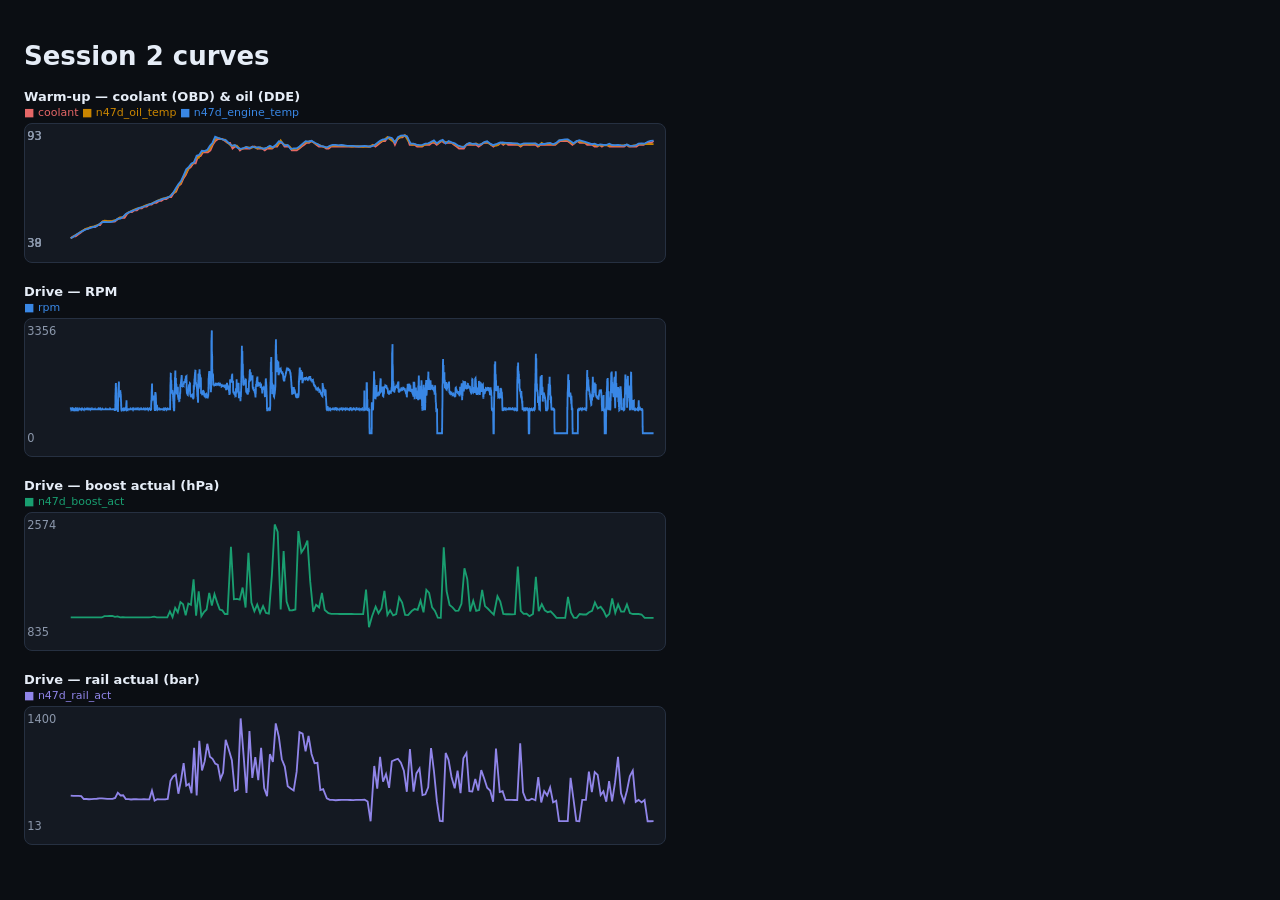
<file: drive-sessions/20260911T094639Z-session/curves.html>
<!doctype html><html><head><meta charset="utf-8">
<title>Session curves</title><style>
body{background:#0b0e13;color:#e6edf7;font:13px system-ui;padding:16px;max-width:640px}
h3{font-size:13px;margin:18px 0 2px} .legend{font-size:11px;color:#8b97ab;margin-bottom:4px}
svg{background:#141922;border:1px solid #263041;border-radius:8px}
</style></head><body><h1>Session 2 curves</h1><h3>Warm-up — coolant (OBD) & oil (DDE)</h3><div class="legend"><span style="color:#e66767">■ coolant</span>  <span style="color:#c98500">■ n47d_oil_temp</span>  <span style="color:#3987e5">■ n47d_engine_temp</span></div><svg viewBox="0 0 560 120" width="100%"><polyline fill="none" stroke="#e66767" stroke-width="1.6" points="40.0,100.0 42.1,98.4 44.3,98.4 46.4,96.7 48.6,95.1 50.7,93.5 52.9,91.8 55.0,91.8 57.2,90.2 59.3,90.2 61.4,90.2 63.6,88.5 65.7,88.5 67.9,85.3 70.0,85.3 72.2,85.3 74.3,85.3 76.4,85.3 78.6,85.3 80.7,83.6 82.9,82.0 85.0,82.0 87.1,82.0 89.3,78.7 91.4,77.1 93.6,77.1 95.7,75.5 97.9,75.5 100.0,73.8 102.2,73.8 104.3,72.2 106.5,72.2 108.6,70.5 110.8,70.5 112.9,68.9 115.0,68.9 117.2,67.3 119.3,67.3 121.5,65.6 123.6,65.6 125.8,64.0 127.9,64.0 130.0,60.7 132.2,59.1 134.3,54.2 136.5,52.5 138.6,47.6 140.7,44.4 142.9,39.5 145.0,37.8 147.2,34.5 149.3,34.5 151.5,28.0 153.6,28.0 155.8,24.7 157.9,24.7 160.0,24.7 162.2,23.1 164.3,18.2 166.5,14.9 168.6,13.3 170.8,13.3 172.9,13.3 175.1,14.9 177.2,16.5 179.4,16.5 181.6,21.5 183.8,19.8 185.9,19.8 188.1,23.1 190.2,21.5 192.4,21.5 194.6,21.5 196.8,21.5 198.9,19.8 201.1,19.8 203.3,21.5 205.5,21.5 207.6,21.5 209.8,23.1 211.9,21.5 214.1,21.5 216.2,21.5 218.4,19.8 220.6,19.8 222.7,16.5 224.9,16.5 227.1,19.8 229.2,19.8 231.3,19.8 233.5,23.1 235.7,23.1 237.8,23.1 240.0,21.5 242.1,19.8 244.3,18.2 246.4,16.5 248.6,16.5 250.7,14.9 252.9,16.5 255.0,18.2 257.2,19.8 259.3,19.8 261.4,19.8 263.6,21.5 265.7,21.5 267.9,19.8 270.0,19.8 272.2,19.8 274.3,19.8 276.5,19.8 278.6,19.8 280.8,19.8 282.9,19.8 285.1,19.8 287.2,19.8 289.4,19.8 291.5,19.8 293.7,19.8 295.8,19.8 298.0,19.8 300.1,19.8 302.3,19.8 304.4,18.2 306.6,19.8 308.7,18.2 310.8,16.5 313.0,14.9 315.1,14.9 317.3,11.6 319.4,13.3 321.6,13.3 323.7,18.2 325.9,13.3 328.0,11.6 330.2,11.6 332.3,10.0 334.5,11.6 336.6,18.2 338.8,18.2 340.9,18.2 343.1,19.8 345.3,19.8 347.5,19.8 349.6,18.2 351.7,18.2 353.9,18.2 356.0,16.5 358.2,16.5 360.3,18.2 362.5,16.5 364.7,14.9 366.8,16.5 369.0,16.5 371.1,16.5 373.3,16.5 375.4,18.2 377.6,19.8 379.8,21.5 381.9,21.5 384.0,21.5 386.2,18.2 388.4,18.2 390.5,18.2 392.6,18.2 394.8,18.2 396.9,19.8 399.2,18.2 401.3,16.5 403.4,16.5 405.6,16.5 407.7,18.2 409.9,19.8 412.1,18.2 414.2,18.2 416.4,16.5 418.5,18.2 420.7,16.5 422.8,18.2 425.0,18.2 427.2,18.2 429.4,18.2 431.5,18.2 433.7,19.8 435.8,18.2 438.0,18.2 440.2,18.2 442.4,18.2 444.5,18.2 446.7,18.2 448.8,19.8 451.0,18.2 453.2,18.2 455.4,18.2 457.5,18.2 459.6,18.2 461.8,18.2 464.0,18.2 466.1,16.5 468.3,14.9 470.4,14.9 472.6,14.9 474.7,14.9 476.9,16.5 479.0,18.2 481.2,16.5 483.3,14.9 485.4,16.5 487.7,16.5 489.8,16.5 491.9,18.2 494.1,18.2 496.2,18.2 498.4,19.8 500.6,19.8 502.7,18.2 504.8,19.8 507.0,18.2 509.2,18.2 511.3,19.8 513.5,19.8 515.6,19.8 517.8,19.8 519.9,19.8 522.1,19.8 524.2,19.8 526.4,18.2 528.5,19.8 530.7,19.8 532.8,19.8 535.0,19.8 537.1,18.2 539.3,18.2 541.4,18.2 543.5,16.5 545.7,16.5 547.9,16.5 550.0,14.9"/><text x="2" y="14" fill="#8b97ab" font-size="10">93</text><text x="2" y="108" fill="#8b97ab" font-size="10">38</text><polyline fill="none" stroke="#c98500" stroke-width="1.6" points="40.0,100.0 42.3,98.5 44.6,96.9 46.9,95.6 49.1,94.1 51.4,92.8 53.7,91.6 55.9,90.8 58.2,90.0 60.4,89.5 62.7,88.8 65.0,87.8 67.2,85.9 69.5,84.7 71.8,84.9 74.1,85.0 76.4,84.7 78.7,84.2 81.0,83.2 83.3,81.7 85.6,81.7 87.9,79.3 90.2,77.5 92.5,76.5 94.8,75.3 97.1,74.3 99.3,73.7 101.6,72.9 103.8,72.0 106.1,71.0 108.4,70.4 110.7,69.7 113.0,68.6 115.3,67.4 117.6,66.3 119.9,65.6 122.2,64.8 124.5,64.3 126.8,63.5 129.1,60.8 131.4,59.4 133.7,54.3 136.1,52.0 138.3,47.0 140.6,43.1 142.9,39.1 145.2,35.7 147.5,34.0 149.7,29.7 152.0,29.7 154.3,25.3 156.6,23.8 158.9,23.8 161.2,22.5 163.5,18.4 165.8,14.4 168.1,12.0 170.4,12.8 172.7,13.5 174.9,13.6 177.2,16.3 180.2,18.9 182.7,19.0 185.3,19.0 187.9,21.7 190.4,21.8 192.9,20.2 195.4,20.4 198.0,20.9 200.6,20.0 203.2,21.4 205.7,20.4 208.3,21.8 210.8,21.4 213.3,20.0 215.9,20.9 218.4,19.5 221.0,18.4 223.7,14.3 226.2,17.9 228.9,18.4 231.4,19.7 233.9,22.2 236.5,21.7 239.2,21.4 241.7,18.9 244.4,16.3 247.0,15.9 249.5,14.9 252.1,15.6 254.7,17.4 257.3,18.2 259.8,19.5 262.3,20.5 265.5,20.4 268.0,19.0 270.5,18.9 273.1,18.9 275.6,19.0 278.1,18.7 280.7,19.4 283.2,19.4 285.7,19.7 288.3,19.5 290.7,19.5 293.3,19.7 295.9,19.9 298.4,19.5 300.9,20.0 303.5,18.7 306.7,18.4 309.3,16.3 311.8,15.1 314.4,13.8 317.1,11.6 319.5,13.3 322.1,15.3 324.7,14.3 327.3,12.1 329.9,10.8 332.6,10.0 335.1,14.3 338.4,18.1 340.9,17.7 343.6,18.7 346.1,19.2 348.7,18.6 351.2,17.6 353.6,17.1 356.2,15.3 358.7,15.8 361.2,17.1 363.8,14.6 366.3,15.3 368.9,15.9 371.5,15.6 374.1,16.6 376.7,18.1 379.2,19.5 381.9,20.0 384.5,19.7 387.0,17.4 389.5,17.1 392.1,17.9 394.8,17.1 397.4,18.4 400.0,17.2 402.5,15.9 405.0,16.3 407.7,18.1 410.2,18.9 412.8,18.9 415.9,16.4 418.5,17.4 421.0,16.9 423.5,16.6 426.1,16.9 428.7,17.1 431.2,17.9 433.8,19.0 436.3,17.2 438.9,17.4 441.4,17.9 443.8,17.4 447.1,17.2 449.6,19.2 452.1,16.6 454.7,17.9 457.4,17.1 459.9,17.4 462.5,17.9 465.1,17.1 467.6,14.3 470.2,14.3 472.7,13.9 475.1,13.8 477.7,16.4 480.2,17.2 482.7,14.8 485.3,15.4 488.4,15.9 491.0,16.6 493.6,17.2 496.2,17.6 498.7,18.4 501.3,18.9 503.8,18.4 506.2,18.7 508.7,18.6 511.3,18.9 513.8,18.4 516.5,18.9 519.0,18.9 521.6,18.7 524.2,18.6 526.7,18.2 529.3,19.4 531.8,18.9 534.4,18.6 537.0,17.6 539.5,17.6 542.2,17.6 544.8,17.6 547.3,17.6 550.0,17.6"/><text x="2" y="14" fill="#8b97ab" font-size="10">93</text><text x="2" y="108" fill="#8b97ab" font-size="10">38</text><polyline fill="none" stroke="#3987e5" stroke-width="1.6" points="40.0,100.0 42.3,98.7 44.6,97.2 46.9,95.6 49.1,94.3 51.4,93.1 53.7,92.1 56.0,91.3 58.2,90.6 60.5,89.9 62.8,89.3 65.1,87.6 67.4,85.9 69.7,85.6 72.0,85.9 74.3,85.8 76.6,85.4 78.9,84.6 81.2,82.9 83.5,82.7 85.9,81.2 88.2,78.7 90.5,77.5 92.8,76.5 95.0,75.5 97.3,74.7 99.6,73.7 101.9,73.0 104.1,72.2 106.4,71.3 108.8,70.3 111.1,69.7 113.4,68.5 115.7,67.3 118.0,66.6 120.3,65.5 122.6,65.0 124.9,64.3 127.2,63.1 129.6,60.3 131.9,56.4 134.2,52.7 136.5,49.9 138.8,44.9 141.1,39.7 143.4,37.5 145.7,34.5 148.0,33.6 150.2,27.8 152.5,26.9 154.8,23.4 157.1,23.7 159.5,22.7 161.8,19.1 164.1,16.4 166.4,11.2 168.7,12.2 171.0,12.7 173.3,13.7 175.6,14.0 177.8,16.2 181.0,19.1 183.6,18.4 186.1,20.9 188.7,21.7 191.3,21.2 193.8,20.1 196.4,21.2 198.9,19.9 201.5,20.7 204.1,20.2 206.7,21.1 209.3,21.6 211.8,20.6 214.3,19.1 216.9,20.4 219.4,18.4 222.1,15.2 224.7,16.0 227.3,18.9 229.9,18.4 232.5,21.9 235.1,21.4 237.7,21.4 240.2,19.7 242.8,17.4 245.6,15.0 248.1,15.4 250.7,14.7 253.4,16.4 255.9,17.5 258.5,19.1 260.9,19.6 264.1,20.6 266.7,19.1 269.3,18.2 271.8,18.2 274.3,18.7 276.8,18.4 279.4,18.7 282.0,19.1 284.5,19.2 287.1,19.2 289.6,19.6 292.1,19.7 294.6,19.4 297.2,19.2 299.7,19.6 302.4,19.7 305.5,18.7 308.2,16.7 310.7,14.7 313.3,13.4 315.9,13.4 318.5,11.5 321.0,12.2 323.7,16.2 326.3,11.5 328.9,10.2 331.5,10.0 334.2,10.8 337.4,17.2 340.0,17.2 342.5,18.0 345.2,18.5 347.8,18.2 350.3,17.2 352.8,17.0 355.3,15.7 357.8,14.4 360.4,16.9 363.0,14.9 365.5,13.9 368.1,17.0 370.6,14.9 373.3,16.0 376.0,17.0 378.5,18.7 381.1,19.6 383.6,20.4 386.3,17.9 388.8,16.7 391.4,17.4 394.0,17.2 396.6,18.2 399.3,17.7 401.8,15.9 404.4,15.2 407.0,17.2 409.6,18.5 412.1,17.7 415.3,16.4 417.9,16.2 420.4,16.5 423.0,16.5 425.6,16.7 428.2,17.0 430.7,17.0 433.3,18.0 435.8,17.2 438.4,17.0 440.9,17.0 443.5,16.9 446.6,17.0 449.1,18.4 451.7,17.4 454.3,17.5 456.9,17.0 459.5,16.5 462.1,17.7 464.8,16.5 467.3,14.4 469.9,13.9 472.5,13.5 474.9,13.5 477.4,15.0 479.9,16.9 482.4,15.2 485.0,14.2 490.8,15.9 493.4,16.7 496.0,17.7 498.5,17.2 501.1,18.5 503.6,17.9 506.1,18.2 508.6,18.4 511.2,17.2 513.7,18.5 516.3,18.5 518.9,18.2 521.5,18.7 524.1,18.9 526.7,18.0 529.2,19.1 531.8,19.1 534.4,18.7 536.9,17.2 539.5,17.0 542.2,17.2 544.9,15.5 547.4,14.7 550.0,14.5"/><text x="2" y="14" fill="#8b97ab" font-size="10">93</text><text x="2" y="108" fill="#8b97ab" font-size="10">39</text></svg>
<h3>Drive — RPM</h3><div class="legend"><span style="color:#3987e5">■ rpm</span></div><svg viewBox="0 0 560 120" width="100%"><polyline fill="none" stroke="#3987e5" stroke-width="1.6" points="40.0,79.0 40.0,79.0 40.0,79.0 40.1,79.1 40.1,79.1 40.1,79.1 40.1,79.0 40.1,79.0 40.2,79.1 40.2,79.1 40.2,79.1 40.2,79.1 40.3,79.1 40.3,79.1 40.3,79.1 40.3,79.1 40.4,79.1 40.4,79.1 40.4,79.1 40.4,79.1 40.4,79.0 40.5,79.1 40.5,79.1 40.5,79.1 40.5,79.1 40.6,79.0 40.6,79.0 40.6,79.1 40.6,79.1 40.6,79.1 40.7,79.1 40.7,79.0 40.7,79.0 40.7,79.2 40.8,79.1 40.8,79.1 40.8,79.2 40.8,79.2 40.9,79.1 40.9,79.1 40.9,79.0 40.9,79.0 40.9,79.1 41.0,79.1 41.0,79.0 41.0,79.1 41.0,79.1 41.1,79.1 41.1,79.1 41.1,79.0 41.1,79.0 41.2,79.1 41.2,79.1 41.2,79.0 41.2,79.0 41.2,79.1 41.3,79.1 41.3,79.1 41.3,79.1 41.3,79.1 41.4,79.2 41.4,79.2 41.4,79.1 41.4,79.1 41.4,79.1 41.5,79.1 41.5,79.0 41.5,79.0 41.5,79.1 41.6,79.1 41.6,79.0 41.6,79.1 41.7,79.1 41.7,79.1 41.7,79.0 41.7,79.0 41.7,79.1 41.8,79.1 41.8,79.1 41.8,79.1 41.8,79.1 41.9,79.1 41.9,79.2 41.9,79.2 41.9,79.1 42.0,79.1 42.0,79.1 42.0,79.1 42.0,79.0 42.1,79.1 42.1,79.1 42.1,79.1 42.1,79.0 42.2,79.1 42.2,79.1 42.2,79.1 42.2,79.1 42.3,79.1 42.3,79.1 42.3,79.1 42.3,79.1 42.3,79.2 42.4,79.2 42.4,79.1 42.4,79.1 42.4,79.1 42.5,79.1 42.5,79.1 42.5,79.0 42.5,79.0 42.6,79.1 42.6,79.1 42.6,79.0 42.6,79.0 42.6,79.1 42.7,79.1 42.7,79.1 42.7,79.1 42.7,79.0 42.8,79.0 42.8,79.1 42.8,79.1 42.8,79.1 42.9,79.1 42.9,79.1 42.9,79.2 42.9,79.2 42.9,79.1 43.0,79.1 43.0,79.1 43.0,79.1 43.0,79.1 43.1,79.1 43.1,79.1 43.1,79.0 43.1,79.0 43.1,79.1 43.2,79.1 43.2,79.0 43.2,79.0 43.2,79.1 43.3,79.1 43.3,79.1 43.3,79.1 43.3,79.1 43.4,79.1 43.4,79.2 43.4,79.2 43.4,79.1 43.4,79.1 43.5,79.2 43.5,79.1 43.5,79.1 43.5,79.1 43.6,79.1 43.6,79.1 43.6,79.1 43.6,79.1 43.7,79.1 43.7,79.1 43.7,79.1 43.7,79.1 43.7,79.1 43.8,79.0 43.8,79.1 43.8,79.1 43.8,79.1 43.9,79.1 43.9,79.2 43.9,79.3 43.9,79.3 44.0,79.2 44.0,79.2 44.0,79.0 44.0,79.0 44.1,79.4 44.1,79.4 44.1,78.9 44.1,79.2 44.2,79.2 44.2,80.2 44.2,80.2 44.2,80.5 44.2,80.5 44.3,78.1 44.3,78.1 44.3,78.7 44.4,79.0 44.4,79.0 44.4,79.1 44.4,79.1 44.4,79.1 44.5,79.0 44.5,79.0 44.5,78.8 44.5,78.8 44.6,78.9 44.6,78.9 44.6,79.0 44.6,79.0 44.6,79.1 44.7,79.1 44.7,79.0 44.7,79.0 44.7,79.2 44.8,79.2 44.8,79.4 44.8,79.4 44.8,79.4 44.9,79.2 44.9,79.2 44.9,79.1 44.9,79.1 44.9,79.1 45.0,79.1 45.0,79.1 45.0,79.1 45.0,79.1 45.1,79.1 45.1,79.1 45.1,79.1 45.1,79.1 45.1,79.1 45.2,79.2 45.2,79.2 45.2,79.1 45.2,79.2 45.3,79.2 45.3,79.0 45.3,79.0 45.3,79.0 45.4,79.0 45.4,79.0 45.4,79.0 45.4,79.1 45.4,79.1 45.5,79.0 45.5,79.0 45.5,79.1 45.5,79.1 45.6,79.1 45.6,79.1 45.6,79.1 45.6,79.0 45.6,79.0 45.7,79.1 45.7,79.1 45.7,79.1 45.7,79.1 45.8,78.5 45.8,78.5 45.8,77.8 45.8,78.5 45.9,78.5 45.9,78.9 45.9,78.9 45.9,79.1 45.9,79.1 46.0,79.0 46.0,79.0 46.0,79.1 46.0,79.2 46.1,79.2 46.1,79.1 46.1,79.1 46.1,79.2 46.2,79.2 46.2,79.2 46.2,79.1 46.2,79.1 46.3,79.2 46.3,79.2 46.3,79.1 46.3,79.1 46.4,79.1 46.4,79.1 46.4,79.1 46.4,79.0 46.5,79.0 46.5,79.1 46.5,79.1 46.5,79.1 46.6,79.1 46.6,79.1 46.6,79.1 46.7,78.7 46.7,78.7 46.7,79.0 46.7,79.0 46.7,79.0 46.8,79.0 46.8,79.0 46.8,79.0 46.8,79.1 46.9,79.1 46.9,79.0 46.9,79.2 46.9,79.2 46.9,79.2 47.0,79.2 47.0,79.1 47.0,79.1 47.0,79.1 47.1,79.1 47.1,79.1 47.1,79.1 47.1,79.1 47.1,79.1 47.2,79.1 47.2,79.1 47.2,79.1 47.2,79.1 47.3,79.1 47.3,79.1 47.3,79.1 47.3,79.1 47.3,79.1 47.4,79.0 47.4,79.0 47.4,79.1 47.4,79.1 47.5,79.1 47.5,79.1 47.5,79.1 47.5,79.1 47.6,79.1 47.6,79.1 47.6,79.1 47.6,79.1 47.6,79.1 47.7,79.1 47.7,79.1 47.7,79.1 47.7,79.1 47.8,79.1 47.8,79.1 47.8,79.1 47.8,79.1 47.8,79.1 47.9,79.1 47.9,79.1 47.9,79.1 47.9,79.1 48.0,79.1 48.0,79.1 48.0,79.1 48.0,79.1 48.0,79.1 48.1,79.1 48.1,79.1 48.1,79.1 48.1,79.1 48.2,79.1 48.2,79.1 48.2,79.1 48.2,79.0 48.3,79.0 48.3,79.1 48.3,79.1 48.3,79.0 48.3,79.0 48.4,79.1 48.4,79.1 48.4,79.1 48.5,79.1 48.5,79.1 48.5,79.1 48.5,79.1 48.6,79.1 48.6,79.1 48.6,79.1 48.6,79.1 48.6,79.1 48.7,79.1 48.7,79.1 48.7,79.1 48.7,79.1 48.7,79.1 48.8,79.0 48.8,79.0 48.8,79.0 48.8,79.0 48.9,79.1 48.9,79.1 48.9,79.1 48.9,79.0 49.0,79.0 49.0,79.1 49.0,79.1 49.0,79.2 49.1,79.2 49.1,79.1 49.1,79.1 49.1,79.1 49.2,79.1 49.2,79.1 49.2,79.0 49.2,79.0 49.2,79.1 49.3,79.1 49.3,79.0 49.3,79.0 49.3,79.1 49.4,79.1 49.4,79.1 49.4,79.1 49.4,79.1 49.4,79.1 49.5,79.1 49.5,79.1 49.5,79.1 49.5,79.2 49.6,79.2 49.6,79.1 49.6,79.1 49.6,79.1 49.7,79.1 49.7,79.1 49.7,79.1 49.7,79.1 49.7,79.1 49.8,79.1 49.8,79.1 49.8,79.1 49.8,79.1 49.9,79.0 49.9,79.1 49.9,79.1 49.9,79.0 49.9,79.0 50.0,79.1 50.0,79.1 50.0,79.1 50.0,79.1 50.1,79.1 50.1,79.1 50.1,79.1 50.1,79.1 50.1,79.1 50.2,79.1 50.2,79.1 50.2,79.1 50.2,79.1 50.3,79.1 50.3,79.1 50.3,79.1 50.3,79.1 50.3,79.0 50.4,79.0 50.4,79.1 50.4,79.1 50.4,79.1 50.5,79.1 50.5,79.2 50.5,79.2 50.5,79.1 50.6,79.1 50.6,79.1 50.6,79.1 50.6,79.1 50.6,79.1 50.7,79.1 50.7,79.1 50.7,79.1 50.8,79.1 50.8,79.0 50.8,79.0 50.8,79.0 50.9,79.0 50.9,79.1 50.9,79.1 50.9,79.1 50.9,79.1 51.0,79.1 51.0,79.1 51.0,79.1 51.0,79.1 51.1,79.1 51.1,79.0 51.1,79.0 51.1,79.1 51.2,79.2 51.2,79.2 51.2,79.0 51.2,79.1 51.3,79.1 51.3,79.1 51.3,79.1 51.3,79.0 51.4,79.0 51.4,79.0 51.4,79.0 51.4,79.2 51.4,79.2 51.5,79.0 51.5,79.0 51.5,79.1 51.5,79.1 51.6,79.1 51.6,79.1 51.6,79.1 51.6,79.1 51.6,79.1 51.7,79.1 51.7,79.1 51.7,79.1 51.7,79.1 51.8,79.1 51.8,79.1 51.8,79.1 51.8,79.1 51.8,79.1 51.9,79.1 51.9,79.0 51.9,79.0 51.9,79.1 52.0,79.1 52.0,79.0 52.0,79.0 52.0,79.0 52.0,79.2 52.1,79.2 52.1,79.1 52.1,79.1 52.1,79.1 52.2,79.1 52.2,79.2 52.2,79.2 52.2,79.1 52.3,79.1 52.3,79.1 52.3,79.1 52.3,79.1 52.3,79.1 52.4,79.1 52.4,79.1 52.4,79.1 52.4,79.1 52.5,79.1 52.5,79.0 52.5,79.0 52.5,79.1 52.5,79.1 52.6,79.1 52.6,79.1 52.6,79.1 52.6,79.1 52.7,79.1 52.7,79.1 52.7,79.0 52.7,79.0 52.8,79.1 52.8,79.1 52.8,79.1 52.8,79.1 52.8,79.1 52.9,79.1 52.9,79.1 52.9,79.0 53.0,79.1 53.0,79.1 53.0,79.1 53.0,79.1 53.1,79.1 53.1,79.1 53.1,79.1 53.1,79.1 53.1,79.1 53.2,79.1 53.2,79.1 53.2,79.1 53.2,79.1 53.2,79.1 53.3,79.1 53.3,79.1 53.3,79.1 53.3,79.1 53.4,79.1 53.4,79.1 53.4,79.1 53.4,79.1 53.5,79.0 53.5,79.0 53.5,79.1 53.5,79.1 53.5,79.1 53.6,79.1 53.6,79.1 53.6,79.1 53.6,79.1 53.7,79.1 53.7,79.1 53.7,79.1 53.7,79.1 53.7,79.1 53.8,79.1 53.8,79.1 53.8,79.1 53.8,79.1 53.9,79.1 53.9,79.1 53.9,79.1 53.9,79.1 53.9,79.1 54.0,79.1 54.0,79.1 54.0,79.0 54.0,79.0 54.1,79.0 54.1,79.0 54.1,79.1 54.1,79.1 54.1,79.1 54.2,79.1 54.2,79.1 54.2,79.1 54.2,79.1 54.3,79.1 54.3,79.1 54.3,79.1 54.3,79.1 54.4,79.1 54.4,79.1 54.4,79.1 54.4,79.1 54.4,79.1 54.5,79.1 54.5,79.1 54.5,79.1 54.5,79.1 54.6,79.1 54.6,79.1 54.6,79.1 54.6,79.0 54.6,79.0 54.7,79.0 54.7,79.1 54.7,79.1 54.7,79.1 54.8,79.1 54.8,79.1 54.8,79.1 54.8,79.1 54.9,79.1 54.9,79.1 54.9,79.1 54.9,79.1 54.9,79.1 55.0,79.1 55.0,79.1 55.0,79.1 55.0,79.0 55.1,79.0 55.1,79.1 55.1,79.1 55.1,79.0 55.1,79.0 55.2,79.1 55.2,79.1 55.2,79.1 55.3,79.0 55.3,79.0 55.3,79.1 55.3,79.1 55.3,79.1 55.4,79.1 55.4,79.1 55.4,79.1 55.4,79.1 55.5,79.1 55.5,79.1 55.5,79.1 55.5,79.1 55.5,79.1 55.6,79.1 55.6,79.1 55.6,79.1 55.7,79.1 55.7,79.0 55.7,79.0 55.7,79.1 55.8,79.1 55.8,79.1 55.8,79.1 55.8,79.1 55.8,79.1 55.9,79.1 55.9,79.1 55.9,79.1 55.9,79.1 56.0,79.1 56.0,79.1 56.0,79.1 56.0,79.1 56.0,79.1 56.1,79.1 56.1,79.1 56.1,79.1 56.1,79.1 56.2,79.1 56.2,79.1 56.2,79.1 56.2,79.1 56.2,79.1 56.3,79.1 56.3,79.1 56.3,79.1 56.3,79.1 56.4,79.1 56.4,79.1 56.4,79.1 56.4,79.1 56.4,79.1 56.5,79.1 56.5,79.1 56.5,79.1 56.5,79.1 56.6,79.1 56.6,79.1 56.6,79.0 56.6,79.0 56.7,79.1 56.7,79.1 56.7,79.1 56.7,79.1 56.7,79.0 56.8,79.0 56.8,79.0 56.8,79.0 56.8,79.1 56.9,79.1 56.9,79.1 56.9,79.1 56.9,79.1 56.9,79.1 57.0,79.1 57.0,79.1 57.0,79.1 57.0,79.1 57.1,79.1 57.1,79.1 57.1,79.1 57.1,79.1 57.1,79.1 57.2,79.0 57.2,79.0 57.2,79.1 57.2,79.1 57.3,79.1 57.3,79.1 57.3,79.1 57.3,79.1 57.4,79.1 57.4,79.1 57.4,79.1 57.4,79.1 57.5,79.0 57.5,79.0 57.5,79.1 57.5,79.1 57.6,79.1 57.6,79.1 57.6,79.1 57.6,79.1 57.6,79.1 57.7,79.1 57.7,79.1 57.7,79.1 57.7,79.1 57.8,79.1 57.8,79.1 57.8,79.0 57.8,79.0 57.8,79.1 57.9,79.1 57.9,79.0 57.9,79.1 58.0,79.1 58.0,79.1 58.0,79.1 58.0,79.1 58.0,79.1 58.1,79.1 58.1,79.1 58.1,79.1 58.1,79.1 58.2,79.1 58.2,79.1 58.2,79.1 58.2,79.0 58.3,79.0 58.3,79.0 58.3,79.0 58.3,79.1 58.3,79.1 58.4,79.1 58.4,79.1 58.4,79.1 58.4,79.1 58.5,79.1 58.5,79.1 58.5,79.1 58.5,79.1 58.5,79.1 58.6,79.1 58.6,79.1 58.6,79.1 58.6,79.1 58.7,79.1 58.7,79.1 58.7,79.1 58.7,79.1 58.7,79.1 58.8,79.1 58.8,79.1 58.8,79.1 58.8,79.1 58.9,79.1 58.9,79.1 58.9,79.1 58.9,79.1 59.0,79.1 59.0,79.1 59.0,79.1 59.0,79.1 59.0,79.1 59.1,79.1 59.1,79.1 59.1,79.1 59.1,79.1 59.2,79.1 59.2,79.1 59.2,79.1 59.2,79.1 59.3,79.1 59.3,79.1 59.3,79.1 59.3,79.1 59.3,79.1 59.4,79.1 59.4,79.1 59.4,79.1 59.4,79.1 59.4,79.1 59.5,79.1 59.5,79.1 59.5,79.1 59.5,79.1 59.6,79.1 59.6,79.1 59.6,79.1 59.6,79.1 59.7,79.1 59.7,79.1 59.7,79.1 59.7,79.1 59.8,79.1 59.8,79.1 59.8,79.0 59.8,79.0 59.9,79.1 59.9,79.1 59.9,79.1 59.9,79.1 59.9,79.1 60.0,79.1 60.0,79.1 60.0,79.1 60.0,79.1 60.1,79.1 60.1,79.1 60.1,79.1 60.1,79.1 60.2,79.1 60.2,79.1 60.2,79.1 60.2,79.1 60.3,79.1 60.3,79.1 60.3,79.1 60.3,79.1 60.3,79.1 60.4,79.1 60.4,79.1 60.4,79.1 60.4,79.1 60.5,79.1 60.5,79.1 60.5,79.1 60.5,79.1 60.6,79.1 60.6,79.1 60.6,79.1 60.6,79.1 60.6,79.1 60.7,79.1 60.7,79.1 60.7,79.1 60.7,79.1 60.8,79.0 60.8,79.0 60.8,79.0 60.8,79.1 60.8,79.1 60.9,79.1 60.9,79.1 60.9,79.1 60.9,79.1 61.0,79.1 61.0,79.1 61.0,79.1 61.0,79.1 61.1,79.1 61.1,79.1 61.1,79.1 61.1,79.1 61.1,79.1 61.2,79.1 61.2,79.1 61.2,79.1 61.2,79.1 61.3,79.1 61.3,79.1 61.3,79.0 61.3,79.0 61.3,79.1 61.4,79.1 61.4,79.1 61.4,79.1 61.4,79.0 61.5,79.0 61.5,79.1 61.5,79.1 61.5,79.1 61.5,79.1 61.6,79.1 61.6,79.1 61.6,79.1 61.6,79.1 61.7,79.1 61.7,79.1 61.7,79.1 61.7,79.1 61.7,79.1 61.8,79.1 61.8,79.1 61.8,79.1 61.8,79.1 61.9,79.1 61.9,79.1 61.9,79.1 61.9,79.1 62.0,79.1 62.0,79.1 62.0,79.1 62.0,79.1 62.1,79.1 62.1,79.1 62.1,79.1 62.1,79.1 62.2,79.1 62.2,79.1 62.2,79.1 62.2,79.1 62.2,79.1 62.3,79.1 62.3,79.1 62.3,79.1 62.3,79.1 62.4,79.1 62.4,79.1 62.4,79.1 62.4,79.1 62.5,79.1 62.5,79.1 62.5,79.1 62.5,79.1 62.6,79.1 62.6,79.1 62.6,79.1 62.6,79.1 62.6,79.1 62.7,79.1 62.7,79.1 62.7,79.1 62.7,79.1 62.8,79.1 62.8,79.1 62.8,79.1 62.8,79.1 62.9,79.1 62.9,79.1 62.9,79.1 62.9,79.1 62.9,79.1 63.0,79.1 63.0,79.1 63.0,79.1 63.0,79.1 63.1,79.1 63.1,79.1 63.1,79.1 63.1,79.1 63.1,79.1 63.2,79.1 63.2,79.1 63.2,79.1 63.2,79.1 63.3,79.1 63.3,79.1 63.3,79.1 63.3,79.1 63.4,79.1 63.4,79.1 63.4,79.1 63.4,79.1 63.4,79.1 63.5,79.1 63.5,79.1 63.5,79.1 63.5,79.1 63.6,79.0 63.6,79.0 63.6,79.1 63.6,79.1 63.6,79.1 63.7,79.1 63.7,79.1 63.7,79.1 63.7,79.1 63.8,79.1 63.8,79.1 63.8,79.1 63.8,79.1 63.8,79.1 63.9,79.1 63.9,79.1 63.9,79.1 63.9,79.1 64.0,79.1 64.0,79.1 64.0,79.1 64.0,79.1 64.0,79.1 64.1,79.1 64.1,79.1 64.1,79.1 64.1,79.1 64.2,79.0 64.2,79.0 64.2,79.1 64.3,79.1 64.3,79.1 64.3,79.0 64.3,79.1 64.3,79.1 64.4,79.1 64.4,79.1 64.4,79.1 64.4,79.1 64.5,79.1 64.5,79.1 64.5,79.1 64.5,79.1 64.5,79.1 64.6,79.1 64.6,79.1 64.6,79.1 64.6,79.0 64.7,79.1 64.7,79.1 64.7,79.1 64.7,79.1 64.8,79.1 64.8,79.1 64.8,79.1 64.8,79.1 64.9,79.1 64.9,79.1 64.9,79.1 64.9,79.1 64.9,79.1 65.0,79.1 65.0,79.1 65.0,79.1 65.0,79.1 65.1,79.0 65.1,79.0 65.1,79.1 65.1,79.1 65.2,79.1 65.2,79.1 65.2,79.1 65.2,79.1 65.2,79.1 65.3,79.1 65.3,79.1 65.3,79.1 65.3,79.1 65.4,79.1 65.4,79.1 65.4,79.1 65.4,79.1 65.4,79.1 65.5,79.1 65.5,79.1 65.5,79.1 65.5,79.1 65.6,79.0 65.6,79.0 65.6,79.1 65.6,79.1 65.6,79.1 65.7,79.1 65.7,79.1 65.7,79.1 65.7,79.1 65.8,79.1 65.8,79.1 65.8,79.1 65.8,79.1 65.9,79.1 65.9,79.1 65.9,79.1 65.9,79.1 65.9,79.1 66.0,79.1 66.0,79.1 66.0,79.1 66.0,79.1 66.1,79.1 66.1,79.1 66.1,79.1 66.1,79.1 66.1,79.1 66.2,79.1 66.2,79.1 66.2,79.1 66.2,79.1 66.3,79.1 66.3,79.1 66.3,79.1 66.3,79.1 66.3,79.1 66.4,79.2 66.4,79.2 66.4,79.2 66.4,79.2 66.5,79.0 66.5,79.1 66.5,79.1 66.5,79.1 66.6,79.1 66.6,79.1 66.6,79.1 66.6,79.0 66.7,79.0 66.7,79.1 66.7,79.1 66.7,79.1 66.8,79.1 66.8,79.1 66.8,79.1 66.8,79.1 66.8,79.1 66.9,79.1 66.9,79.1 66.9,79.1 67.0,79.1 67.0,79.1 67.0,79.1 67.0,79.1 67.0,79.1 67.1,79.1 67.1,79.1 67.1,79.1 67.1,79.1 67.2,79.1 67.2,79.1 67.2,79.1 67.2,79.1 67.2,79.1 67.3,79.1 67.3,79.1 67.3,79.1 67.3,79.1 67.4,79.1 67.4,79.1 67.4,79.1 67.4,79.1 67.5,79.1 67.5,79.1 67.5,79.1 67.5,79.1 67.5,79.1 67.6,79.1 67.6,79.1 67.6,79.1 67.6,79.1 67.7,79.1 67.7,79.1 67.7,79.1 67.7,79.1 67.7,79.1 67.8,79.1 67.8,79.1 67.8,79.1 67.8,79.1 67.9,79.1 67.9,79.1 67.9,79.1 67.9,79.1 68.0,79.1 68.0,79.1 68.0,79.0 68.0,79.0 68.0,79.1 68.1,79.1 68.1,79.1 68.1,79.0 68.1,79.0 68.2,79.1 68.2,79.1 68.2,79.1 68.2,79.1 68.2,79.1 68.3,79.1 68.3,79.1 68.3,79.1 68.3,79.1 68.4,79.1 68.4,79.1 68.4,79.1 68.4,79.1 68.5,79.1 68.5,79.1 68.5,79.1 68.5,79.1 68.5,79.1 68.6,79.1 68.6,79.1 68.6,79.1 68.6,79.1 68.7,79.1 68.7,79.1 68.7,79.1 68.7,79.1 68.8,79.1 68.8,79.1 68.8,79.1 68.8,79.1 68.9,79.1 68.9,79.1 68.9,79.1 68.9,79.1 69.0,79.1 69.0,79.1 69.0,79.1 69.0,79.1 69.0,79.1 69.1,79.1 69.1,79.1 69.1,79.1 69.1,79.1 69.2,79.1 69.2,79.1 69.2,79.1 69.3,79.1 69.3,79.1 69.3,79.1 69.3,79.1 69.3,79.1 69.4,79.1 69.4,79.1 69.4,79.1 69.4,79.1 69.5,79.1 69.5,79.3 69.5,79.3 69.5,79.1 69.6,79.1 69.6,79.1 69.6,79.1 69.6,79.1 69.6,79.1 69.7,79.1 69.7,79.1 69.7,79.1 69.7,79.1 69.8,79.1 69.8,79.0 69.8,79.0 69.8,79.1 69.9,79.1 69.9,79.1 69.9,79.1 69.9,79.1 70.0,79.1 70.0,79.1 70.0,79.1 70.0,79.1 70.0,79.1 70.1,79.1 70.1,79.1 70.1,79.1 70.1,79.1 70.2,79.0 70.2,79.0 70.2,79.1 70.2,79.1 70.2,79.1 70.3,79.1 70.3,79.1 70.3,79.1 70.3,79.1 70.4,79.1 70.4,79.1 70.4,79.1 70.4,79.1 70.5,79.1 70.5,79.1 70.5,79.1 70.5,79.1 70.5,79.1 70.6,79.1 70.6,79.1 70.6,79.1 70.6,79.1 70.7,79.1 70.7,79.1 70.7,79.1 70.7,79.1 70.7,79.1 70.8,79.1 70.8,79.1 70.8,79.1 70.8,79.1 70.9,79.1 70.9,79.1 70.9,79.1 70.9,79.1 71.0,79.1 71.0,79.1 71.0,79.1 71.0,79.1 71.1,79.1 71.1,79.0 71.1,79.0 71.1,79.1 71.2,79.1 71.2,79.0 71.2,79.0 71.2,79.1 71.3,79.1 71.3,79.1 71.3,79.1 71.3,79.1 71.3,79.1 71.4,79.1 71.4,79.1 71.4,79.1 71.4,79.1 71.5,79.1 71.5,79.1 71.5,79.1 71.6,79.1 71.6,79.1 71.6,79.1 71.6,79.1 71.6,79.1 71.7,79.1 71.7,79.1 71.7,79.1 71.7,79.1 71.8,79.1 71.8,79.1 71.8,79.1 71.8,79.0 71.9,79.0 71.9,79.1 71.9,79.1 71.9,79.1 71.9,79.1 72.0,79.1 72.0,79.1 72.0,79.1 72.0,79.1 72.1,79.1 72.1,79.1 72.1,79.1 72.1,79.1 72.1,79.1 72.2,79.1 72.2,79.1 72.2,79.1 72.2,79.1 72.3,79.1 72.3,79.1 72.3,79.1 72.3,79.0 72.4,79.0 72.4,79.1 72.4,79.1 72.4,79.1 72.5,79.1 72.5,79.1 72.5,79.1 72.5,79.1 72.5,79.1 72.6,79.1 72.6,79.1 72.6,79.1 72.6,79.1 72.7,79.1 72.7,79.1 72.7,79.1 72.7,79.1 72.8,79.1 72.8,79.1 72.8,79.1 72.8,79.1 72.8,79.1 72.9,79.1 72.9,79.1 72.9,79.1 72.9,79.1 73.0,79.1 73.0,79.0 73.0,79.0 73.0,79.1 73.0,79.1 73.1,79.1 73.1,79.1 73.1,79.1 73.1,79.1 73.2,79.1 73.2,79.1 73.2,79.1 73.2,79.1 73.3,79.1 73.3,79.1 73.3,79.1 73.3,79.1 73.4,79.1 73.4,79.0 73.4,79.0 73.4,79.1 73.5,79.1 73.5,79.1 73.5,79.1 73.5,79.1 73.6,79.1 73.6,79.1 73.6,79.1 73.6,79.1 73.6,79.1 73.7,79.1 73.7,79.1 73.7,79.1 73.7,79.1 73.8,79.1 73.8,79.1 73.8,79.1 73.8,79.1 73.9,79.1 73.9,79.1 73.9,79.1 73.9,79.1 74.0,79.1 74.0,79.1 74.0,79.0 74.0,79.1 74.1,79.1 74.1,79.1 74.1,79.1 74.1,79.1 74.2,79.1 74.2,79.1 74.2,79.1 74.2,79.1 74.3,79.1 74.3,79.1 74.3,79.1 74.3,79.1 74.3,79.1 74.4,79.1 74.4,79.1 74.4,79.1 74.4,79.1 74.5,79.1 74.5,79.1 74.5,79.0 74.5,79.0 74.6,79.1 74.6,79.1 74.6,79.1 74.6,79.1 74.6,79.1 74.7,79.1 74.7,79.1 74.7,79.1 74.7,79.1 74.8,79.1 74.8,79.1 74.8,79.1 74.8,79.1 74.9,79.1 74.9,79.1 74.9,79.1 74.9,79.1 74.9,79.1 75.0,79.1 75.0,79.1 75.0,79.1 75.0,79.1 75.1,79.1 75.1,79.1 75.1,79.0 75.1,79.0 75.2,79.1 75.2,79.1 75.2,79.1 75.2,79.1 75.2,79.1 75.3,79.1 75.3,79.1 75.3,79.1 75.3,79.1 75.4,79.1 75.4,79.1 75.4,79.1 75.4,79.1 75.4,79.1 75.5,79.1 75.5,79.1 75.5,79.1 75.5,79.1 75.6,79.1 75.6,79.1 75.6,79.1 75.7,79.1 75.7,79.1 75.7,79.1 75.7,79.1 75.7,79.1 75.8,79.1 75.8,79.1 75.8,79.1 75.8,79.1 75.9,79.1 75.9,79.1 75.9,79.1 75.9,79.1 76.0,79.1 76.0,79.1 76.0,79.1 76.0,79.1 76.0,79.1 76.1,79.1 76.1,79.1 76.1,79.1 76.2,79.1 76.2,79.1 76.2,79.0 76.2,79.0 76.2,79.1 76.3,79.1 76.3,79.1 76.3,79.1 76.4,79.1 76.4,79.1 76.4,79.1 76.4,79.1 76.4,79.1 76.5,79.1 76.5,79.1 76.5,79.1 76.5,79.1 76.5,79.1 76.6,79.1 76.6,79.1 76.6,79.1 76.6,79.1 76.7,79.1 76.7,79.1 76.7,79.1 76.7,79.1 76.8,79.1 76.8,79.1 76.8,79.1 76.8,79.1 76.8,79.1 76.9,79.1 76.9,79.1 76.9,79.1 76.9,79.1 77.0,79.1 77.0,79.1 77.0,79.1 77.0,79.1 77.1,79.1 77.1,79.1 77.1,79.1 77.1,79.1 77.1,79.0 77.2,79.0 77.2,79.1 77.2,79.1 77.2,79.1 77.3,79.1 77.3,79.1 77.3,79.1 77.3,79.1 77.4,79.1 77.4,79.1 77.4,79.1 77.4,79.1 77.4,79.1 77.5,79.1 77.5,79.1 77.5,79.1 77.5,79.1 77.6,79.1 77.6,79.1 77.6,79.1 77.6,79.1 77.6,79.1 77.7,79.1 77.7,79.1 77.7,79.1 77.7,79.1 77.8,79.1 77.8,79.1 77.8,79.1 77.8,79.1 77.9,79.1 77.9,79.1 77.9,79.1 78.0,79.1 78.0,79.1 78.0,79.1 78.0,79.1 78.0,79.1 78.1,79.1 78.1,79.1 78.1,79.1 78.1,79.1 78.2,79.1 78.2,79.1 78.2,79.0 78.2,79.0 78.3,79.2 78.3,79.2 78.3,79.0 78.3,79.0 78.3,79.1 78.4,79.1 78.4,79.1 78.4,79.1 78.5,79.1 78.5,79.3 78.5,78.8 78.5,78.8 78.5,79.4 78.6,79.4 78.6,80.4 78.6,80.4 78.6,79.7 78.7,79.7 78.7,78.8 78.7,78.8 78.7,79.0 78.8,79.0 78.8,79.0 78.8,79.0 78.8,79.1 78.8,78.6 78.9,78.6 78.9,78.2 78.9,78.2 78.9,78.5 79.0,78.5 79.0,78.8 79.0,78.8 79.0,75.2 79.1,75.2 79.1,71.2 79.1,68.5 79.1,68.5 79.1,67.5 79.2,67.5 79.2,67.0 79.2,67.0 79.2,65.1 79.3,65.1 79.3,62.7 79.3,62.7 79.3,61.2 79.3,61.2 79.4,60.1 79.4,59.3 79.4,59.3 79.4,58.0 79.5,58.0 79.5,56.1 79.5,56.1 79.5,56.9 79.6,56.9 79.6,57.5 79.6,57.5 79.6,59.4 79.6,59.4 79.7,60.0 79.7,60.0 79.7,61.0 79.7,62.3 79.8,62.3 79.8,63.5 79.8,63.5 79.8,65.6 79.9,65.6 79.9,67.9 79.9,67.9 79.9,70.5 79.9,70.5 80.0,73.4 80.0,73.4 80.0,76.3 80.0,78.9 80.1,78.9 80.1,79.3 80.1,79.3 80.1,79.9 80.1,79.9 80.2,79.3 80.2,79.8 80.2,79.8 80.3,79.1 80.3,79.1 80.3,78.9 80.3,79.1 80.4,79.1 80.4,79.0 80.4,79.0 80.4,79.1 80.4,79.1 80.5,79.1 80.5,79.1 80.5,79.0 80.5,79.0 80.6,79.1 80.6,79.1 80.6,79.1 80.6,79.1 80.7,79.1 80.7,79.1 80.7,79.1 80.8,79.1 80.8,79.1 80.8,79.1 80.8,79.1 80.8,79.1 80.9,79.1 80.9,79.1 80.9,79.1 80.9,79.1 81.0,79.1 81.0,79.1 81.0,79.1 81.0,79.1 81.1,79.1 81.1,79.1 81.1,79.1 81.1,79.1 81.1,79.1 81.2,79.1 81.2,79.1 81.2,79.1 81.2,79.0 81.3,79.0 81.3,79.1 81.3,79.1 81.3,79.0 81.4,81.3 81.4,81.3 81.4,77.6 81.4,77.6 81.5,72.1 81.5,72.1 81.5,70.4 81.5,70.4 81.5,71.2 81.6,71.2 81.6,70.9 81.6,70.9 81.6,69.8 81.7,66.7 81.7,66.7 81.7,65.6 81.7,65.6 81.7,64.2 81.8,64.2 81.8,62.1 81.8,62.1 81.8,60.8 81.9,60.8 81.9,61.1 81.9,59.2 81.9,59.2 82.0,57.6 82.0,57.6 82.0,57.7 82.0,57.7 82.0,57.5 82.1,57.5 82.1,54.6 82.1,54.6 82.1,56.2 82.2,56.2 82.2,64.3 82.2,64.3 82.2,68.4 82.3,67.0 82.3,67.0 82.3,68.0 82.3,68.0 82.3,67.9 82.4,67.9 82.4,67.9 82.4,67.9 82.4,67.7 82.5,67.7 82.5,67.5 82.5,67.0 82.6,66.3 82.6,66.3 82.6,65.6 82.6,65.6 82.6,65.2 82.7,65.2 82.7,64.8 82.7,64.8 82.7,64.2 82.8,64.2 82.8,64.0 82.8,64.0 82.8,64.0 82.9,63.9 82.9,63.9 82.9,64.0 83.0,64.1 83.0,64.2 83.0,64.2 83.0,64.1 83.1,64.1 83.1,64.1 83.1,64.1 83.1,64.0 83.1,64.0 83.2,64.0 83.2,64.0 83.2,64.0 83.2,63.9 83.3,63.9 83.3,63.9 83.3,63.9 83.3,63.9 83.3,63.9 83.4,63.8 83.4,63.8 83.4,63.9 83.4,63.9 83.5,64.0 83.5,64.0 83.5,64.3 83.5,64.5 83.6,64.5 83.6,64.8 83.6,64.8 83.6,65.2 83.6,65.2 83.7,65.5 83.7,65.5 83.7,66.0 83.7,66.5 83.8,66.5 83.8,67.1 83.8,67.1 83.8,67.8 83.9,67.8 83.9,68.6 83.9,68.6 83.9,69.7 83.9,69.7 84.0,70.7 84.0,70.7 84.0,72.0 84.0,72.0 84.1,73.1 84.1,74.4 84.1,74.4 84.1,75.6 84.2,75.6 84.2,76.9 84.2,76.9 84.2,78.3 84.2,78.3 84.3,79.3 84.3,79.3 84.3,79.6 84.3,79.6 84.4,79.7 84.4,80.2 84.4,80.2 84.4,79.5 84.5,79.5 84.5,79.3 84.5,79.3 84.5,79.1 84.5,79.1 84.6,78.5 84.6,78.5 84.6,78.8 84.6,78.8 84.7,79.3 84.7,79.2 84.7,79.2 84.7,79.5 84.7,79.5 84.8,79.4 84.8,78.9 84.8,78.9 84.9,78.9 84.9,78.9 84.9,79.0 84.9,79.0 85.0,79.0 85.0,79.0 85.0,79.1 85.0,79.2 85.0,79.2 85.1,79.1 85.1,79.1 85.1,79.2 85.1,79.2 85.2,79.2 85.2,79.2 85.2,79.3 85.3,79.1 85.3,79.1 85.3,79.2 85.3,79.2 85.3,79.2 85.4,79.1 85.4,79.1 85.4,79.1 85.4,79.1 85.5,79.2 85.5,79.2 85.5,79.2 85.5,79.2 85.5,79.2 85.6,79.1 85.6,79.1 85.6,79.1 85.6,79.1 85.7,79.1 85.7,79.1 85.7,79.1 85.7,79.1 85.8,79.1 85.8,79.1 85.8,79.1 85.8,79.2 85.8,79.2 85.9,79.2 85.9,79.2 85.9,79.1 85.9,79.1 86.0,79.1 86.0,79.1 86.0,79.1 86.0,79.1 86.1,79.1 86.1,79.1 86.1,79.1 86.1,79.1 86.1,79.1 86.2,79.1 86.2,79.1 86.2,79.1 86.2,79.1 86.3,79.1 86.3,79.1 86.3,79.2 86.3,79.2 86.4,79.1 86.4,79.1 86.4,79.1 86.4,79.1 86.4,79.1 86.5,79.1 86.5,79.1 86.5,79.1 86.5,79.1 86.6,79.0 86.6,79.0 86.6,79.1 86.6,79.1 86.7,79.1 86.7,79.1 86.7,79.1 86.7,79.0 86.7,79.0 86.8,79.1 86.8,79.1 86.8,79.0 86.8,79.0 86.9,79.0 86.9,79.0 86.9,79.1 86.9,79.1 87.0,79.0 87.0,79.0 87.0,79.0 87.0,79.1 87.0,79.1 87.1,79.1 87.1,79.1 87.1,79.1 87.2,79.1 87.2,79.1 87.2,79.1 87.2,79.1 87.2,79.0 87.3,79.0 87.3,79.0 87.3,79.1 87.3,79.1 87.4,79.0 87.4,79.0 87.4,79.1 87.4,79.1 87.5,79.1 87.5,79.1 87.5,79.0 87.5,79.1 87.6,79.1 87.6,79.1 87.6,79.1 87.6,79.1 87.7,79.1 87.7,79.1 87.7,79.1 87.7,79.1 87.8,79.1 87.8,79.1 87.8,79.1 87.8,79.1 87.8,79.1 87.9,79.1 87.9,79.1 87.9,79.1 87.9,79.1 88.0,79.2 88.0,79.2 88.0,79.1 88.0,79.1 88.1,79.1 88.1,79.1 88.1,79.1 88.1,79.1 88.1,79.1 88.2,79.1 88.2,79.2 88.2,79.1 88.2,79.1 88.3,79.2 88.3,79.2 88.3,78.6 88.3,78.6 88.4,77.7 88.4,77.7 88.4,77.5 88.4,77.5 88.4,77.4 88.5,77.4 88.5,77.3 88.5,77.2 88.5,77.2 88.6,76.7 88.6,76.7 88.6,75.6 88.6,75.6 88.6,74.8 88.7,74.8 88.7,74.4 88.7,74.4 88.7,73.6 88.8,73.6 88.8,72.1 88.8,71.1 88.8,71.1 88.9,73.3 88.9,73.3 88.9,76.9 88.9,76.9 88.9,77.2 89.0,77.2 89.0,78.4 89.0,79.4 89.0,79.4 89.1,79.9 89.1,79.9 89.1,79.8 89.1,79.8 89.2,80.3 89.2,80.3 89.2,79.6 89.2,79.6 89.3,79.1 89.3,79.1 89.3,79.0 89.3,79.0 89.3,79.1 89.4,79.1 89.4,79.1 89.4,79.1 89.5,79.2 89.5,79.2 89.5,79.1 89.5,79.1 89.5,79.0 89.6,79.0 89.6,79.1 89.6,79.1 89.6,79.0 89.7,79.0 89.7,79.0 89.7,79.1 89.7,79.1 89.8,78.9 89.8,78.9 89.8,79.0 89.8,79.1 89.9,79.1 89.9,79.0 89.9,79.0 89.9,79.0 90.0,79.0 90.0,79.0 90.0,79.0 90.0,79.0 90.1,79.0 90.1,79.0 90.1,79.0 90.1,79.0 90.1,79.0 90.2,79.0 90.2,79.0 90.2,79.0 90.2,79.1 90.3,79.1 90.3,79.1 90.3,79.0 90.3,79.0 90.3,79.0 90.4,79.0 90.4,79.1 90.4,79.1 90.4,79.1 90.5,79.1 90.5,79.1 90.5,79.1 90.5,79.1 90.6,79.1 90.6,79.1 90.6,79.1 90.6,79.1 90.6,79.1 90.7,79.1 90.7,79.1 90.7,79.1 90.7,79.2 90.8,79.2 90.8,79.1 90.8,79.1 90.8,79.1 90.9,79.1 90.9,79.1 90.9,79.1 90.9,79.1 90.9,79.0 91.0,79.0 91.0,79.1 91.0,79.1 91.0,79.1 91.1,79.1 91.1,79.1 91.1,79.1 91.1,79.1 91.1,79.1 91.2,79.1 91.2,79.1 91.2,79.1 91.2,79.1 91.3,79.1 91.3,79.1 91.3,79.1 91.3,79.1 91.4,79.1 91.4,79.0 91.4,79.0 91.4,79.1 91.4,79.1 91.5,79.1 91.5,79.1 91.5,79.1 91.5,79.1 91.6,79.1 91.6,79.0 91.6,79.0 91.6,79.1 91.7,79.1 91.7,79.1 91.7,79.1 91.7,79.1 91.8,79.1 91.8,79.1 91.8,79.1 91.8,79.1 91.9,79.1 91.9,79.1 91.9,79.1 91.9,79.1 91.9,79.1 92.0,79.1 92.0,79.1 92.0,79.1 92.0,79.1 92.1,79.0 92.1,79.0 92.1,79.1 92.1,79.1 92.2,79.1 92.2,79.1 92.2,79.1 92.2,79.1 92.3,79.1 92.3,79.1 92.3,79.1 92.3,79.1 92.4,79.1 92.4,79.1 92.4,79.1 92.4,79.1 92.4,79.1 92.5,79.1 92.5,79.1 92.5,79.1 92.5,79.1 92.6,79.1 92.6,79.1 92.6,79.0 92.6,79.0 92.7,79.1 92.7,79.1 92.7,79.1 92.7,79.1 92.7,79.1 92.8,79.1 92.8,79.1 92.8,79.1 92.8,79.1 92.9,79.1 92.9,79.1 92.9,79.1 92.9,79.1 92.9,79.0 93.0,79.0 93.0,79.1 93.0,79.1 93.0,79.1 93.1,79.1 93.1,79.1 93.1,79.1 93.1,79.1 93.1,79.1 93.2,79.1 93.2,79.1 93.2,79.1 93.2,79.1 93.3,79.1 93.3,79.0 93.3,79.0 93.3,79.1 93.4,79.1 93.4,79.1 93.4,79.1 93.4,79.1 93.4,79.1 93.5,79.0 93.5,79.0 93.5,79.1 93.5,79.1 93.6,79.1 93.6,79.1 93.6,79.1 93.6,79.1 93.6,79.1 93.7,79.1 93.7,79.1 93.7,79.1 93.7,79.1 93.8,79.1 93.8,79.1 93.8,79.1 93.8,79.1 93.9,79.1 93.9,79.1 93.9,79.1 93.9,79.0 94.0,79.0 94.0,79.1 94.0,79.1 94.0,79.1 94.1,79.1 94.1,79.1 94.1,79.1 94.1,79.1 94.1,79.0 94.2,79.0 94.2,79.1 94.2,79.1 94.2,79.1 94.3,79.2 94.3,79.2 94.3,79.1 94.3,79.1 94.3,79.1 94.4,79.1 94.4,79.1 94.4,79.1 94.5,79.1 94.5,79.1 94.5,79.1 94.5,79.1 94.5,79.1 94.6,79.1 94.6,79.1 94.6,79.1 94.6,79.1 94.7,79.1 94.7,79.1 94.7,79.1 94.7,79.0 94.8,79.0 94.8,79.1 94.8,79.1 94.8,79.1 94.8,79.1 94.9,79.0 94.9,79.0 94.9,79.1 94.9,79.1 95.0,79.1 95.0,79.1 95.0,79.1 95.0,79.1 95.1,79.1 95.1,79.1 95.1,79.1 95.1,79.1 95.1,79.1 95.2,79.1 95.2,79.1 95.2,79.0 95.2,79.0 95.3,79.1 95.3,79.1 95.3,79.1 95.3,79.1 95.3,79.1 95.4,79.1 95.4,79.1 95.4,79.1 95.4,79.1 95.5,79.1 95.5,79.1 95.5,79.1 95.5,79.1 95.5,79.1 95.6,79.1 95.6,79.1 95.6,79.1 95.6,79.1 95.7,79.1 95.7,79.1 95.7,79.1 95.7,79.0 95.8,79.1 95.8,79.1 95.8,79.1 95.8,79.1 95.8,79.1 95.9,79.1 95.9,79.1 95.9,79.1 95.9,79.1 96.0,79.1 96.0,79.1 96.0,79.1 96.0,79.1 96.0,79.1 96.1,79.1 96.1,79.1 96.1,79.1 96.1,79.1 96.2,79.1 96.2,79.1 96.2,79.1 96.2,79.1 96.3,79.1 96.3,79.1 96.3,79.1 96.3,79.1 96.3,79.1 96.4,79.0 96.4,79.0 96.4,79.1 96.4,79.1 96.4,79.1 96.5,79.1 96.5,79.1 96.5,79.1 96.5,79.1 96.6,79.1 96.6,79.1 96.6,79.1 96.7,79.1 96.7,79.1 96.7,79.0 96.7,79.0 96.7,79.1 96.8,79.1 96.8,79.1 96.8,79.1 96.8,79.1 96.9,79.1 96.9,79.0 96.9,79.0 96.9,79.1 96.9,79.1 97.0,79.1 97.0,79.1 97.0,79.1 97.0,79.1 97.1,79.1 97.1,79.1 97.1,79.1 97.1,79.1 97.1,79.1 97.2,79.1 97.2,79.1 97.2,79.1 97.2,79.1 97.3,79.0 97.3,79.0 97.3,79.0 97.3,79.0 97.3,79.1 97.4,79.1 97.4,79.1 97.4,79.1 97.4,79.1 97.5,79.1 97.5,79.1 97.5,79.1 97.5,79.1 97.6,79.1 97.6,79.1 97.6,79.1 97.6,79.1 97.6,79.1 97.7,79.1 97.7,79.0 97.7,79.0 97.7,79.1 97.8,79.1 97.8,79.1 97.8,79.2 97.8,79.2 97.8,79.0 97.9,79.0 97.9,79.1 97.9,79.1 97.9,79.0 98.0,79.0 98.0,79.1 98.0,79.1 98.0,79.1 98.1,79.1 98.1,79.1 98.1,79.1 98.1,79.1 98.1,79.1 98.2,79.1 98.2,79.1 98.2,79.1 98.2,79.1 98.3,79.1 98.3,79.1 98.3,79.1 98.3,79.1 98.3,79.1 98.4,79.1 98.4,79.1 98.4,79.1 98.5,79.0 98.5,79.0 98.5,79.1 98.5,79.1 98.5,79.1 98.6,79.1 98.6,79.1 98.6,79.1 98.6,79.1 98.7,79.1 98.7,79.1 98.7,79.1 98.7,79.1 98.7,79.1 98.8,79.1 98.8,79.1 98.8,79.1 98.8,79.1 98.9,79.1 98.9,79.0 98.9,79.0 99.0,79.1 99.0,79.1 99.0,79.1 99.0,79.1 99.0,79.1 99.1,79.1 99.1,79.1 99.1,79.1 99.1,79.1 99.2,79.1 99.2,79.1 99.2,79.1 99.2,79.1 99.2,79.1 99.3,79.1 99.3,79.1 99.3,79.1 99.3,79.1 99.4,79.1 99.4,79.1 99.4,79.1 99.4,79.1 99.4,79.1 99.5,79.1 99.5,79.1 99.5,79.1 99.5,79.1 99.6,79.1 99.6,79.1 99.6,79.0 99.6,79.1 99.6,79.1 99.7,79.2 99.7,79.2 99.7,79.2 99.7,79.2 99.8,79.0 99.8,79.0 99.8,79.1 99.8,79.1 99.9,79.1 99.9,79.1 99.9,79.1 99.9,79.1 99.9,79.1 100.0,79.1 100.0,79.1 100.0,79.1 100.0,79.1 100.1,79.1 100.1,79.1 100.1,79.1 100.1,79.1 100.1,79.1 100.2,79.1 100.2,79.1 100.2,79.1 100.2,79.1 100.3,79.1 100.3,79.1 100.3,79.1 100.3,79.0 100.4,79.1 100.4,79.1 100.4,79.1 100.4,79.1 100.4,79.1 100.5,79.1 100.5,79.1 100.5,79.1 100.5,79.0 100.6,79.0 100.6,79.1 100.6,79.1 100.6,79.1 100.6,79.1 100.7,79.1 100.7,79.1 100.7,79.1 100.8,79.1 100.8,79.1 100.8,79.1 100.8,79.1 100.8,79.1 100.9,79.1 100.9,79.1 100.9,79.1 100.9,79.1 101.0,79.1 101.0,79.1 101.0,79.1 101.0,79.1 101.0,79.1 101.1,79.1 101.1,79.1 101.1,79.1 101.2,79.1 101.2,79.1 101.2,79.1 101.2,79.1 101.3,79.1 101.3,79.1 101.3,79.1 101.3,79.1 101.3,79.0 101.4,79.0 101.4,79.1 101.4,79.1 101.4,79.1 101.5,79.1 101.5,79.1 101.5,79.1 101.5,79.1 101.5,79.1 101.6,79.0 101.6,79.1 101.6,79.1 101.6,79.1 101.7,79.1 101.7,79.0 101.7,79.0 101.7,79.0 101.7,79.0 101.8,79.1 101.8,79.1 101.8,79.1 101.8,79.1 101.9,79.1 101.9,79.1 101.9,79.1 101.9,79.1 101.9,79.1 102.0,79.1 102.0,79.1 102.0,79.1 102.1,79.1 102.1,79.1 102.1,79.1 102.1,79.0 102.1,79.0 102.2,79.1 102.2,79.1 102.2,79.1 102.2,79.1 102.2,79.1 102.3,79.1 102.3,79.1 102.3,79.1 102.3,79.1 102.4,79.1 102.4,79.1 102.4,79.1 102.4,79.1 102.4,79.1 102.5,79.1 102.5,79.1 102.5,79.1 102.5,79.0 102.6,79.0 102.6,79.1 102.6,79.1 102.6,79.1 102.6,79.1 102.7,79.1 102.7,79.1 102.7,79.1 102.7,79.1 102.8,79.1 102.8,79.1 102.8,79.1 102.8,79.1 102.9,79.1 102.9,79.1 102.9,79.1 102.9,79.1 103.0,79.1 103.0,79.1 103.0,79.1 103.0,79.1 103.1,79.1 103.1,79.1 103.1,79.1 103.1,79.1 103.1,79.1 103.2,79.0 103.2,79.0 103.2,79.1 103.2,79.1 103.3,79.1 103.3,79.1 103.3,79.1 103.3,79.1 103.3,79.1 103.4,79.1 103.4,79.1 103.4,79.1 103.5,79.1 103.5,79.1 103.5,79.1 103.5,79.1 103.5,79.1 103.6,79.1 103.6,79.0 103.6,79.0 103.6,79.1 103.7,79.1 103.7,79.0 103.7,79.0 103.7,79.1 103.8,79.1 103.8,79.1 103.8,79.1 103.8,79.1 103.8,79.1 103.9,79.1 103.9,79.1 103.9,79.1 103.9,79.1 104.0,79.1 104.0,79.1 104.0,79.1 104.0,79.1 104.0,79.1 104.1,79.1 104.1,79.1 104.1,79.1 104.1,79.1 104.2,79.1 104.2,79.1 104.2,79.1 104.2,79.1 104.3,79.1 104.3,79.1 104.3,79.1 104.3,79.0 104.3,79.0 104.4,79.1 104.4,79.1 104.4,79.1 104.4,79.1 104.5,79.1 104.5,79.1 104.5,79.1 104.5,79.1 104.5,79.1 104.6,79.1 104.6,79.1 104.6,79.1 104.6,79.1 104.7,79.0 104.7,79.0 104.7,79.1 104.7,79.1 104.8,79.1 104.8,79.1 104.8,79.1 104.8,79.1 104.8,79.1 104.9,79.1 104.9,79.0 104.9,79.0 104.9,79.1 105.0,79.1 105.0,79.1 105.0,79.1 105.0,79.1 105.0,79.2 105.1,79.2 105.1,79.0 105.1,79.0 105.1,79.1 105.2,79.1 105.2,79.0 105.2,79.1 105.2,79.1 105.3,79.1 105.3,79.1 105.3,79.1 105.3,79.1 105.4,79.1 105.4,79.1 105.4,79.1 105.4,79.1 105.4,79.1 105.5,79.1 105.5,79.1 105.5,79.0 105.5,79.0 105.6,79.1 105.6,79.1 105.6,79.1 105.6,79.1 105.7,79.1 105.7,79.1 105.7,79.1 105.7,79.0 105.8,79.1 105.8,79.1 105.8,79.1 105.8,79.1 105.8,79.1 105.9,79.1 105.9,79.1 105.9,79.1 105.9,79.1 106.0,79.1 106.0,79.1 106.0,79.1 106.0,79.1 106.1,79.1 106.1,79.1 106.1,79.1 106.1,79.1 106.1,79.1 106.2,79.0 106.2,79.1 106.2,79.1 106.2,79.1 106.3,79.1 106.3,79.0 106.3,79.0 106.3,79.1 106.4,79.1 106.4,79.1 106.4,79.1 106.4,79.1 106.4,79.1 106.5,79.1 106.5,79.1 106.5,79.1 106.5,79.1 106.6,79.1 106.6,79.1 106.6,79.1 106.6,79.1 106.6,79.1 106.7,79.1 106.7,79.1 106.7,79.1 106.7,79.1 106.8,79.0 106.8,79.1 106.8,79.1 106.8,79.0 106.9,79.0 106.9,79.1 106.9,79.1 106.9,79.1 106.9,79.1 107.0,79.1 107.0,79.1 107.0,79.1 107.0,79.1 107.1,79.1 107.1,79.1 107.1,79.1 107.1,79.1 107.2,79.1 107.2,79.0 107.2,79.0 107.2,79.1 107.2,79.1 107.3,79.1 107.3,79.1 107.3,79.1 107.3,79.1 107.4,79.1 107.4,79.0 107.4,79.0 107.4,79.1 107.4,79.1 107.5,79.2 107.5,79.1 107.5,79.1 107.6,79.1 107.6,79.1 107.6,79.1 107.6,79.1 107.7,79.1 107.7,79.1 107.7,79.1 107.7,79.1 107.7,79.1 107.8,79.1 107.8,79.1 107.8,79.1 107.8,79.1 107.9,79.0 107.9,79.0 107.9,79.1 108.0,79.1 108.0,79.1 108.0,79.1 108.0,79.1 108.0,79.1 108.1,79.0 108.1,79.0 108.1,79.1 108.1,79.1 108.2,79.1 108.2,79.1 108.2,79.1 108.2,79.1 108.3,79.1 108.3,79.0 108.3,79.0 108.3,79.1 108.3,79.1 108.4,79.0 108.4,79.0 108.4,79.1 108.4,79.1 108.5,79.1 108.5,79.1 108.5,79.1 108.5,79.1 108.6,79.1 108.6,79.1 108.6,79.1 108.6,79.1 108.6,79.1 108.7,79.1 108.7,79.1 108.7,79.1 108.7,79.1 108.8,79.1 108.8,79.1 108.8,79.1 108.8,79.1 108.9,79.1 108.9,79.0 108.9,79.0 108.9,79.1 108.9,79.1 109.0,79.1 109.0,79.1 109.0,79.1 109.0,79.1 109.1,79.1 109.1,79.1 109.1,79.1 109.1,79.1 109.2,79.1 109.2,79.1 109.2,79.1 109.2,79.1 109.2,79.1 109.3,79.1 109.3,79.1 109.3,79.0 109.3,79.0 109.4,79.1 109.4,79.1 109.4,79.1 109.4,79.1 109.5,79.1 109.5,79.0 109.5,79.0 109.5,79.1 109.5,79.1 109.6,79.1 109.6,79.1 109.6,79.1 109.6,79.1 109.7,79.1 109.7,79.1 109.7,79.1 109.7,79.1 109.7,79.1 109.8,79.1 109.8,79.1 109.8,79.1 109.9,79.1 109.9,79.1 109.9,79.1 109.9,79.1 110.0,79.0 110.0,79.0 110.0,79.1 110.0,79.1 110.0,79.1 110.1,79.1 110.1,79.1 110.1,79.1 110.1,79.1 110.2,79.1 110.2,79.1 110.2,79.0 110.2,79.8 110.3,79.8 110.3,80.1 110.3,80.1 110.3,78.9 110.4,79.3 110.4,79.3 110.4,75.9 110.4,75.9 110.5,73.1 110.5,73.1 110.5,71.2 110.5,71.2 110.5,71.7 110.6,73.1 110.6,73.1 110.6,73.1 110.6,73.1 110.7,71.6 110.7,71.6 110.7,70.1 110.7,70.1 110.8,67.5 110.8,67.5 110.8,65.1 110.8,65.1 110.8,64.2 110.9,64.2 110.9,63.4 110.9,62.1 110.9,62.1 111.0,61.0 111.0,61.0 111.0,60.0 111.0,60.0 111.1,57.9 111.1,57.9 111.1,56.8 111.1,56.8 111.1,57.0 111.2,57.0 111.2,56.4 111.2,58.8 111.2,58.8 111.3,64.1 111.3,64.1 111.3,66.1 111.3,66.1 111.4,65.8 111.4,65.8 111.4,66.8 111.4,66.8 111.4,66.9 111.5,67.2 111.5,67.2 111.5,66.7 111.5,66.7 111.6,67.6 111.6,67.6 111.6,68.2 111.6,68.2 111.7,68.8 111.7,68.8 111.7,69.2 111.7,69.2 111.7,69.2 111.8,69.5 111.8,69.5 111.8,69.7 111.8,69.7 111.9,70.3 111.9,70.3 111.9,70.7 111.9,70.7 112.0,70.5 112.0,70.5 112.0,69.0 112.0,69.0 112.0,67.9 112.1,68.7 112.1,69.3 112.1,69.3 112.2,70.0 112.2,70.0 112.2,69.6 112.2,69.6 112.2,69.7 112.3,69.7 112.3,70.3 112.3,70.3 112.3,70.0 112.4,70.0 112.4,70.0 112.4,70.1 112.4,70.1 112.5,70.0 112.5,70.0 112.5,70.4 112.5,70.0 112.6,70.0 112.6,70.2 112.6,70.2 112.6,70.0 112.7,70.0 112.7,70.0 112.7,69.9 112.7,69.9 112.8,69.6 112.8,69.5 112.8,69.5 112.8,68.7 112.9,68.7 112.9,68.1 112.9,68.1 112.9,67.8 112.9,67.8 113.0,67.1 113.0,67.1 113.0,66.9 113.0,66.9 113.1,67.2 113.1,67.7 113.1,67.7 113.1,68.8 113.2,68.8 113.2,69.1 113.2,69.1 113.2,71.9 113.2,71.9 113.3,73.5 113.3,73.5 113.3,74.8 113.3,74.8 113.4,76.1 113.4,76.1 113.4,77.4 113.4,78.1 113.5,78.1 113.5,78.9 113.5,78.9 113.5,79.0 113.6,79.0 113.6,79.4 113.6,79.4 113.6,79.2 113.6,79.2 113.7,79.4 113.7,79.4 113.7,79.4 113.7,79.6 113.8,79.6 113.8,79.3 113.8,79.3 113.8,77.6 113.8,77.6 113.9,72.3 113.9,72.3 113.9,65.4 113.9,65.4 114.0,66.6 114.0,67.0 114.0,67.0 114.0,64.7 114.1,64.7 114.1,65.5 114.1,65.5 114.1,66.7 114.1,66.7 114.2,65.9 114.2,65.9 114.2,66.1 114.2,65.5 114.3,65.5 114.3,65.8 114.3,65.8 114.3,65.7 114.4,66.0 114.4,66.0 114.4,66.3 114.4,66.3 114.5,66.9 114.5,66.9 114.5,67.8 114.5,67.8 114.6,69.3 114.6,71.1 114.6,71.1 114.6,73.0 114.7,73.0 114.7,75.6 114.7,75.6 114.7,77.2 114.7,77.2 114.8,79.1 114.8,79.1 114.8,79.1 114.9,79.6 114.9,79.3 114.9,79.3 114.9,79.6 114.9,79.6 115.0,79.2 115.0,79.2 115.0,79.2 115.0,79.2 115.1,79.5 115.1,79.5 115.1,79.1 115.1,79.1 115.2,79.2 115.2,79.2 115.2,79.2 115.2,79.2 115.2,79.2 115.3,79.1 115.3,79.1 115.3,79.3 115.3,79.3 115.4,76.5 115.4,76.5 115.4,75.8 115.4,75.8 115.5,75.6 115.5,75.6 115.5,75.1 115.5,75.3 115.5,75.3 115.6,77.1 115.6,77.1 115.6,78.3 115.6,78.3 115.7,78.6 115.7,78.6 115.7,79.1 115.7,79.1 115.8,79.1 115.8,79.1 115.8,79.1 115.8,79.2 115.8,79.2 115.9,79.2 115.9,79.2 115.9,79.2 115.9,79.2 116.0,79.3 116.0,79.3 116.0,79.4 116.0,78.9 116.0,78.9 116.1,78.8 116.1,78.8 116.1,79.0 116.1,79.0 116.2,79.1 116.2,79.1 116.2,79.2 116.2,79.2 116.3,79.1 116.3,79.1 116.3,79.1 116.3,79.1 116.3,79.1 116.4,79.1 116.4,79.1 116.4,79.1 116.4,79.1 116.5,79.1 116.5,79.1 116.5,79.1 116.5,79.1 116.6,79.0 116.6,79.0 116.6,79.0 116.6,79.0 116.7,79.2 116.7,79.2 116.7,79.1 116.7,79.1 116.8,79.1 116.8,79.1 116.8,79.0 116.8,79.0 116.9,79.1 116.9,79.1 116.9,79.1 116.9,79.1 116.9,79.1 117.0,79.1 117.0,79.1 117.0,79.1 117.0,79.1 117.1,79.1 117.1,79.1 117.1,79.1 117.1,79.1 117.2,79.1 117.2,79.0 117.2,79.1 117.2,79.1 117.3,79.1 117.3,79.1 117.3,79.1 117.3,79.1 117.4,79.1 117.4,79.1 117.4,79.1 117.4,79.1 117.5,79.1 117.5,79.1 117.5,79.1 117.5,79.1 117.5,79.1 117.6,79.1 117.6,79.1 117.6,79.1 117.6,79.1 117.7,79.1 117.7,79.1 117.7,79.1 117.7,79.1 117.7,79.1 117.8,79.1 117.8,79.2 117.8,79.1 117.8,79.1 117.9,79.1 117.9,79.1 117.9,79.1 117.9,79.1 118.0,79.1 118.0,79.1 118.0,79.1 118.0,79.1 118.0,79.2 118.1,79.2 118.1,79.0 118.1,79.0 118.1,79.0 118.2,79.1 118.2,79.1 118.2,79.1 118.2,79.1 118.3,79.1 118.3,79.1 118.3,79.2 118.3,79.2 118.3,79.1 118.4,79.1 118.4,79.1 118.4,79.1 118.4,79.1 118.5,79.0 118.5,79.0 118.5,79.0 118.5,79.0 118.6,79.1 118.6,79.1 118.6,79.1 118.6,79.1 118.6,79.1 118.7,79.1 118.7,79.1 118.7,79.1 118.7,79.1 118.8,79.1 118.8,79.1 118.8,79.1 118.8,79.1 118.9,79.1 118.9,79.1 118.9,79.1 118.9,79.1 119.0,79.1 119.0,79.1 119.0,79.1 119.0,79.1 119.1,79.1 119.1,79.1 119.1,79.1 119.1,79.1 119.2,79.1 119.2,79.0 119.2,79.0 119.2,79.1 119.3,79.1 119.3,79.1 119.3,79.1 119.3,79.1 119.3,79.1 119.4,79.1 119.4,79.1 119.4,79.1 119.5,79.1 119.5,79.1 119.5,79.1 119.5,79.1 119.6,79.1 119.6,79.1 119.6,79.1 119.6,79.0 119.6,79.0 119.7,79.0 119.7,79.1 119.7,79.1 119.7,79.1 119.8,79.1 119.8,79.1 119.8,79.1 119.8,79.1 119.9,79.1 119.9,79.1 119.9,79.1 119.9,79.1 119.9,79.1 120.0,79.1 120.0,79.0 120.0,79.0 120.0,79.1 120.1,79.1 120.1,79.1 120.1,79.1 120.1,79.1 120.2,79.1 120.2,79.1 120.2,79.0 120.2,79.0 120.2,79.1 120.3,79.1 120.3,79.1 120.3,79.1 120.3,79.1 120.4,79.1 120.4,79.1 120.4,79.1 120.4,79.0 120.5,79.0 120.5,79.1 120.5,79.1 120.5,79.1 120.5,79.1 120.6,79.1 120.6,79.1 120.6,79.1 120.6,79.1 120.7,79.1 120.7,79.1 120.7,79.1 120.7,79.1 120.7,79.1 120.8,79.1 120.8,79.1 120.8,79.0 120.8,79.0 120.9,79.0 120.9,79.1 120.9,79.1 120.9,79.1 121.0,79.1 121.0,79.1 121.0,79.1 121.0,79.1 121.0,79.1 121.1,79.1 121.1,79.1 121.1,79.1 121.1,79.1 121.2,79.1 121.2,79.1 121.2,79.1 121.3,79.1 121.3,79.0 121.3,79.0 121.3,79.1 121.3,79.1 121.4,79.0 121.4,79.0 121.4,79.1 121.4,79.1 121.5,79.1 121.5,79.1 121.5,79.1 121.5,79.1 121.6,79.1 121.6,79.1 121.6,79.1 121.6,79.1 121.6,79.1 121.7,79.1 121.7,79.0 121.7,79.0 121.8,79.1 121.8,79.1 121.8,79.1 121.8,79.0 121.9,79.0 121.9,79.1 121.9,79.1 121.9,79.1 121.9,79.1 122.0,79.1 122.0,79.1 122.0,79.0 122.0,79.1 122.1,79.1 122.1,79.1 122.1,79.1 122.1,79.1 122.2,79.1 122.2,79.1 122.2,79.1 122.2,79.1 122.2,79.1 122.3,79.0 122.3,79.1 122.3,79.1 122.3,79.1 122.4,79.1 122.4,79.1 122.4,79.1 122.4,79.1 122.4,79.1 122.5,79.1 122.5,79.1 122.5,79.1 122.5,79.1 122.6,79.1 122.6,79.1 122.6,79.1 122.6,79.1 122.7,79.1 122.7,79.1 122.7,79.1 122.7,79.1 122.7,79.1 122.8,79.1 122.8,79.1 122.8,79.1 122.8,79.1 122.9,79.1 122.9,79.1 122.9,79.1 122.9,79.1 123.0,79.1 123.0,79.1 123.0,79.1 123.0,79.1 123.0,79.1 123.1,79.1 123.1,79.1 123.1,79.1 123.1,79.1 123.2,79.1 123.2,79.1 123.2,79.1 123.2,79.1 123.3,79.1 123.3,79.1 123.3,79.1 123.3,79.1 123.3,79.1 123.4,79.1 123.4,79.1 123.4,79.1 123.4,79.1 123.5,79.1 123.5,79.1 123.5,79.0 123.5,79.1 123.6,79.1 123.6,79.1 123.6,79.1 123.6,79.0 123.7,79.0 123.7,79.1 123.7,79.1 123.7,79.1 123.7,79.1 123.8,79.1 123.8,79.0 123.8,79.0 123.8,79.0 123.8,79.0 123.9,79.1 123.9,79.1 123.9,79.1 123.9,79.1 124.0,79.1 124.0,79.1 124.0,79.1 124.1,79.0 124.1,79.0 124.1,79.1 124.1,79.1 124.1,79.1 124.2,79.1 124.2,79.1 124.2,79.2 124.2,79.2 124.3,79.1 124.3,79.1 124.3,79.1 124.3,79.1 124.4,79.1 124.4,79.1 124.4,79.1 124.4,79.1 124.4,79.1 124.5,79.0 124.5,79.0 124.5,79.1 124.5,79.1 124.6,79.1 124.6,79.1 124.6,79.1 124.6,79.1 124.6,79.1 124.7,79.1 124.7,79.1 124.7,79.1 124.7,79.1 124.8,79.1 124.8,79.1 124.8,79.1 124.8,79.1 124.9,79.1 124.9,79.1 124.9,79.1 124.9,79.1 125.0,79.1 125.0,79.0 125.0,79.0 125.0,79.1 125.0,79.1 125.1,79.1 125.1,79.1 125.1,79.1 125.1,79.1 125.2,79.1 125.2,79.1 125.2,79.1 125.2,79.1 125.3,79.1 125.3,79.1 125.3,79.1 125.3,79.1 125.3,79.1 125.4,79.1 125.4,79.1 125.4,79.0 125.4,79.0 125.5,79.1 125.5,79.1 125.5,79.1 125.5,79.1 125.5,79.1 125.6,79.1 125.6,79.1 125.6,79.1 125.7,79.1 125.7,79.1 125.7,79.1 125.7,79.1 125.7,79.1 125.8,79.1 125.8,79.1 125.8,79.1 125.9,79.1 125.9,79.1 125.9,79.1 125.9,79.1 126.0,79.0 126.0,79.0 126.0,79.1 126.0,79.1 126.0,79.1 126.1,79.1 126.1,79.1 126.1,79.1 126.1,79.1 126.2,79.1 126.2,79.1 126.2,79.1 126.2,79.1 126.2,79.1 126.3,78.9 126.3,78.9 126.3,79.0 126.4,79.0 126.4,79.0 126.4,79.0 126.4,79.1 126.5,79.1 126.5,79.1 126.5,79.1 126.5,79.1 126.5,79.1 126.6,79.1 126.6,79.1 126.6,79.1 126.6,79.1 126.7,79.1 126.7,79.0 126.7,79.0 126.7,79.0 126.8,79.0 126.8,79.1 126.8,79.1 126.8,79.1 126.8,79.1 126.9,79.1 126.9,79.1 126.9,79.1 126.9,78.7 127.0,78.7 127.0,73.4 127.0,73.4 127.0,71.0 127.1,71.0 127.1,69.1 127.1,69.1 127.1,66.3 127.1,66.3 127.2,62.4 127.2,59.7 127.2,59.7 127.2,58.1 127.3,58.1 127.3,57.1 127.3,57.1 127.3,56.1 127.4,56.1 127.4,55.0 127.4,55.0 127.4,52.9 127.4,51.7 127.5,51.7 127.5,49.8 127.5,49.8 127.5,47.7 127.6,47.7 127.6,47.2 127.6,47.2 127.6,53.7 127.7,53.7 127.7,59.1 127.7,59.6 127.7,59.6 127.7,57.9 127.8,57.9 127.8,56.8 127.8,56.8 127.8,59.5 127.9,59.5 127.9,58.0 127.9,58.0 127.9,54.3 128.0,54.3 128.0,53.6 128.0,56.9 128.0,56.9 128.0,57.7 128.1,57.7 128.1,60.7 128.1,64.6 128.2,64.6 128.2,64.9 128.2,64.9 128.2,64.7 128.2,64.7 128.3,63.5 128.3,63.5 128.3,62.9 128.3,63.0 128.4,63.0 128.4,63.4 128.4,63.4 128.4,62.7 128.5,62.7 128.5,63.5 128.5,63.5 128.5,63.6 128.5,63.6 128.6,63.8 128.6,64.1 128.6,64.7 128.7,64.7 128.7,64.2 128.7,64.2 128.7,64.3 128.7,64.3 128.8,64.4 128.8,64.4 128.8,63.7 128.8,63.7 128.9,63.3 128.9,63.3 128.9,63.7 128.9,63.0 129.0,63.0 129.0,63.2 129.0,63.2 129.0,62.8 129.0,62.8 129.1,63.8 129.1,63.8 129.1,64.0 129.1,64.0 129.2,64.2 129.2,64.2 129.2,64.5 129.2,64.5 129.3,64.9 129.3,65.4 129.3,65.4 129.3,66.5 129.3,66.5 129.4,66.2 129.4,66.2 129.4,67.0 129.4,67.0 129.5,67.6 129.5,68.0 129.5,68.0 129.5,67.5 129.6,67.5 129.6,68.0 129.6,68.0 129.6,68.9 129.7,68.9 129.7,69.0 129.7,69.0 129.7,69.9 129.7,71.1 129.8,71.1 129.8,71.7 129.8,71.7 129.9,72.5 129.9,72.5 129.9,72.9 129.9,72.9 129.9,73.6 130.0,73.6 130.0,74.9 130.0,75.6 130.0,75.6 130.0,76.8 130.1,76.8 130.1,77.2 130.1,77.2 130.1,77.0 130.2,77.0 130.2,75.7 130.2,75.7 130.2,79.1 130.3,79.1 130.3,79.4 130.3,79.9 130.3,79.9 130.3,79.5 130.4,79.5 130.4,79.8 130.4,79.9 130.5,79.9 130.5,79.4 130.5,79.4 130.5,79.2 130.6,79.2 130.6,79.1 130.6,79.1 130.6,79.1 130.6,77.3 130.7,77.3 130.7,73.1 130.7,73.1 130.7,71.0 130.8,71.0 130.8,69.5 130.8,69.5 130.8,68.4 130.8,68.4 130.9,67.1 130.9,65.2 130.9,63.8 131.0,63.8 131.0,62.7 131.0,62.7 131.0,61.2 131.1,61.2 131.1,59.0 131.1,59.0 131.1,57.5 131.1,57.5 131.2,55.8 131.2,55.8 131.2,53.8 131.2,51.8 131.3,51.8 131.3,53.3 131.3,53.3 131.3,53.0 131.4,53.0 131.4,51.0 131.4,51.0 131.4,49.6 131.4,47.8 131.5,47.8 131.5,45.9 131.5,45.9 131.5,45.8 131.6,45.8 131.6,50.1 131.6,50.1 131.6,56.6 131.6,56.6 131.7,59.0 131.7,59.0 131.7,58.6 131.7,58.6 131.8,58.0 131.8,56.9 131.8,56.9 131.8,56.2 131.9,56.2 131.9,55.3 131.9,55.3 131.9,54.3 132.0,54.3 132.0,53.4 132.0,53.4 132.0,52.8 132.0,52.8 132.1,51.7 132.1,51.9 132.1,51.9 132.1,56.9 132.2,56.9 132.2,59.2 132.2,59.2 132.2,59.2 132.3,59.2 132.3,58.7 132.3,58.7 132.3,58.5 132.3,58.5 132.4,58.2 132.4,57.9 132.4,57.9 132.4,57.5 132.5,57.5 132.5,57.1 132.5,57.1 132.5,57.0 132.5,57.0 132.6,61.2 132.6,64.9 132.6,64.9 132.6,65.3 132.7,65.3 132.7,65.1 132.7,65.2 132.8,65.2 132.8,65.0 132.8,65.0 132.8,64.9 132.8,64.9 132.9,64.6 132.9,64.6 132.9,64.5 132.9,64.2 133.0,64.2 133.0,64.0 133.0,64.0 133.0,63.7 133.1,63.7 133.1,63.5 133.1,63.5 133.1,63.1 133.1,63.1 133.2,63.2 133.2,63.0 133.2,63.0 133.3,62.6 133.3,62.5 133.3,62.5 133.3,62.4 133.3,62.4 133.4,61.8 133.4,61.8 133.4,61.9 133.4,61.9 133.5,61.5 133.5,61.5 133.5,61.3 133.5,61.1 133.6,61.1 133.6,61.1 133.6,61.1 133.6,60.8 133.6,60.8 133.7,60.7 133.7,60.7 133.7,59.3 133.7,59.3 133.8,60.4 133.8,60.4 133.8,65.4 133.8,65.4 133.9,68.2 133.9,67.9 133.9,67.9 133.9,68.0 133.9,68.0 134.0,68.3 134.0,68.3 134.0,68.5 134.0,68.5 134.1,68.6 134.1,68.6 134.1,68.8 134.1,68.8 134.2,68.8 134.2,68.7 134.2,69.2 134.2,69.2 134.3,69.0 134.3,69.0 134.3,69.2 134.3,69.2 134.4,69.1 134.4,69.1 134.4,69.3 134.4,69.3 134.4,69.3 134.5,69.3 134.5,69.4 134.5,69.4 134.5,69.3 134.6,69.6 134.6,69.6 134.6,69.7 134.6,69.7 134.7,69.7 134.7,69.7 134.7,69.8 134.7,69.8 134.7,69.9 134.8,69.9 134.8,70.0 134.8,70.1 134.8,70.1 134.9,70.2 134.9,70.2 134.9,70.3 134.9,70.3 134.9,71.7 135.0,71.7 135.0,71.5 135.0,72.0 135.1,72.0 135.1,72.2 135.1,71.4 135.1,71.4 135.2,67.1 135.2,67.1 135.2,66.4 135.2,66.4 135.2,66.6 135.3,66.6 135.3,67.3 135.3,67.3 135.3,67.8 135.4,67.8 135.4,68.6 135.4,68.6 135.4,69.3 135.5,70.0 135.5,69.8 135.5,69.8 135.5,68.2 135.6,68.2 135.6,66.2 135.6,66.2 135.6,65.1 135.7,65.1 135.7,65.1 135.7,65.2 135.7,65.2 135.8,65.8 135.8,65.8 135.8,65.4 135.8,65.4 135.8,63.6 135.9,63.6 135.9,60.2 135.9,57.9 135.9,57.9 136.0,57.2 136.0,57.2 136.0,58.4 136.0,58.4 136.1,58.4 136.1,58.4 136.1,58.5 136.1,58.5 136.2,57.9 136.2,58.4 136.2,58.4 136.2,57.4 136.3,57.4 136.3,57.6 136.3,57.6 136.3,57.1 136.3,57.1 136.4,57.0 136.4,56.2 136.4,56.2 136.5,56.2 136.5,55.1 136.5,55.1 136.5,55.3 136.5,55.3 136.6,54.0 136.6,54.0 136.6,53.9 136.7,53.2 136.7,53.2 136.7,52.6 136.7,52.6 136.7,52.7 136.8,52.7 136.8,52.1 136.8,52.1 136.9,51.1 136.9,51.1 136.9,51.1 136.9,51.1 137.0,50.4 137.0,50.4 137.0,50.6 137.0,50.6 137.0,49.9 137.1,49.5 137.1,49.5 137.1,49.6 137.1,49.6 137.2,49.3 137.2,49.3 137.2,51.7 137.2,51.7 137.3,56.7 137.3,58.5 137.3,58.5 137.4,58.6 137.4,58.6 137.4,58.6 137.4,58.6 137.5,58.6 137.5,58.6 137.5,58.6 137.5,58.7 137.6,58.7 137.6,58.6 137.6,58.6 137.6,58.4 137.7,58.4 137.7,58.4 137.7,58.4 137.8,58.3 137.8,58.3 137.8,58.3 137.8,58.5 137.9,58.5 137.9,58.4 137.9,58.4 137.9,58.1 138.0,58.0 138.0,58.0 138.0,58.0 138.0,58.0 138.1,58.1 138.1,58.1 138.1,58.3 138.1,58.3 138.2,58.1 138.2,58.2 138.2,58.2 138.2,58.1 138.3,58.1 138.3,58.4 138.3,58.4 138.3,58.4 138.4,58.3 138.4,58.3 138.4,58.5 138.5,58.5 138.5,58.4 138.5,58.4 138.5,58.4 138.5,58.4 138.6,58.1 138.6,58.1 138.6,58.3 138.6,58.3 138.7,58.4 138.7,58.4 138.7,57.8 138.7,57.8 138.8,58.4 138.8,57.7 138.8,57.7 138.8,57.3 138.8,57.3 138.9,57.7 138.9,57.7 138.9,56.7 138.9,56.7 139.0,57.0 139.0,57.0 139.0,56.2 139.0,56.2 139.0,56.4 139.1,55.6 139.1,55.6 139.1,55.6 139.1,55.6 139.2,55.4 139.2,55.4 139.2,55.2 139.2,55.2 139.3,55.1 139.3,55.1 139.3,54.5 139.3,54.7 139.4,54.7 139.4,54.3 139.4,54.3 139.4,54.8 139.4,54.8 139.5,54.5 139.5,54.5 139.5,54.6 139.5,54.6 139.6,54.9 139.6,54.8 139.6,54.8 139.6,55.0 139.7,55.1 139.7,55.1 139.7,55.5 139.7,55.5 139.8,55.8 139.8,55.8 139.8,55.1 139.8,55.1 139.9,54.7 139.9,54.7 139.9,55.9 139.9,55.4 139.9,55.4 140.0,54.9 140.0,54.9 140.0,55.1 140.1,54.4 140.1,54.4 140.1,54.8 140.1,54.8 140.2,53.8 140.2,53.8 140.2,53.9 140.2,53.9 140.2,53.7 140.3,52.9 140.3,52.9 140.3,53.3 140.3,53.3 140.4,52.5 140.4,52.5 140.4,52.9 140.4,52.9 140.5,52.4 140.5,52.4 140.5,52.4 140.5,52.1 140.5,52.1 140.6,52.0 140.6,52.0 140.6,51.9 140.6,51.9 140.7,51.6 140.7,51.6 140.7,51.6 140.7,51.6 140.7,51.0 140.8,51.0 140.8,51.2 140.8,50.8 140.8,50.8 140.9,51.0 140.9,51.0 140.9,50.8 140.9,50.8 141.0,50.6 141.0,50.6 141.0,50.6 141.0,50.6 141.0,50.3 141.1,50.3 141.1,50.4 141.1,50.4 141.1,49.8 141.2,50.2 141.2,50.2 141.2,50.1 141.2,50.1 141.3,50.0 141.3,50.0 141.3,50.9 141.3,50.9 141.3,54.2 141.4,54.2 141.4,60.6 141.4,61.3 141.4,61.3 141.5,62.0 141.5,62.0 141.5,62.8 141.5,62.8 141.6,63.6 141.6,63.6 141.6,63.6 141.6,63.6 141.6,63.9 141.7,63.9 141.7,64.3 141.7,64.3 141.7,64.7 141.8,65.3 141.8,65.3 141.8,65.6 141.8,65.6 141.9,65.2 141.9,63.9 141.9,63.9 141.9,65.1 142.0,65.1 142.0,66.3 142.0,66.3 142.0,66.0 142.1,66.0 142.1,66.0 142.1,66.0 142.1,66.0 142.1,65.9 142.2,65.9 142.2,66.2 142.2,66.2 142.2,66.1 142.3,66.1 142.3,66.3 142.3,66.3 142.4,66.4 142.4,66.4 142.4,65.9 142.4,65.9 142.5,66.2 142.5,66.2 142.5,66.3 142.5,66.3 142.5,66.0 142.6,65.5 142.6,65.5 142.6,65.0 142.6,65.0 142.7,64.1 142.7,64.1 142.7,63.9 142.7,63.9 142.8,63.3 142.8,63.3 142.8,63.3 142.8,63.1 142.8,63.1 142.9,62.7 142.9,62.7 142.9,62.2 142.9,62.2 143.0,61.9 143.0,61.9 143.0,61.5 143.0,61.5 143.1,61.1 143.1,61.1 143.1,60.9 143.1,60.7 143.1,60.7 143.2,59.9 143.2,59.9 143.2,59.7 143.2,59.7 143.3,59.6 143.3,59.6 143.3,59.3 143.3,59.3 143.4,59.2 143.4,59.2 143.4,58.9 143.4,58.6 143.4,58.6 143.5,58.3 143.5,58.3 143.5,58.0 143.5,58.0 143.6,57.9 143.6,57.9 143.6,57.8 143.6,57.8 143.6,57.9 143.7,57.9 143.7,58.3 143.7,58.1 143.7,58.1 143.8,57.8 143.8,57.8 143.8,57.7 143.8,57.7 143.9,57.7 143.9,57.7 143.9,57.7 143.9,57.4 143.9,57.4 144.0,57.3 144.0,57.3 144.0,57.5 144.0,57.5 144.1,57.3 144.1,57.3 144.1,57.2 144.1,57.2 144.2,57.0 144.2,56.7 144.2,56.7 144.2,57.1 144.3,56.3 144.3,56.3 144.3,56.2 144.3,56.2 144.4,56.3 144.4,56.3 144.4,61.4 144.4,61.4 144.5,64.7 144.5,64.7 144.5,65.2 144.5,65.2 144.5,65.6 144.6,65.9 144.6,65.9 144.6,66.1 144.7,66.3 144.7,66.3 144.7,66.4 144.7,66.4 144.8,66.5 144.8,66.5 144.8,66.5 144.8,66.5 144.8,66.6 144.9,66.8 144.9,66.8 144.9,66.9 144.9,66.9 145.0,67.0 145.0,67.0 145.0,67.0 145.0,67.0 145.0,67.1 145.1,67.1 145.1,67.3 145.1,67.3 145.1,67.4 145.2,67.4 145.2,67.5 145.2,67.5 145.2,67.5 145.3,67.5 145.3,67.5 145.3,67.4 145.3,67.4 145.3,67.7 145.4,67.7 145.4,67.9 145.4,67.9 145.4,67.7 145.5,67.7 145.5,67.9 145.5,67.9 145.5,67.6 145.5,67.8 145.6,67.8 145.6,67.6 145.6,67.6 145.6,67.6 145.7,67.6 145.7,67.5 145.7,67.5 145.7,67.5 145.8,67.5 145.8,67.3 145.8,67.3 145.8,67.3 145.8,67.3 145.9,67.4 145.9,67.4 145.9,67.2 145.9,67.0 146.0,67.0 146.0,67.0 146.0,67.0 146.0,67.0 146.0,67.0 146.1,66.8 146.1,66.8 146.1,66.9 146.1,66.9 146.2,66.9 146.2,66.9 146.2,66.6 146.2,66.6 146.2,66.7 146.3,66.7 146.3,66.7 146.3,66.7 146.3,66.7 146.4,66.5 146.4,66.5 146.4,66.5 146.4,66.4 146.5,66.4 146.5,66.4 146.5,66.4 146.5,66.2 146.6,66.2 146.6,66.4 146.6,66.4 146.6,66.5 146.7,66.8 146.7,66.8 146.7,67.9 146.7,67.9 146.7,67.2 146.8,67.2 146.8,67.8 146.8,67.8 146.8,67.8 146.9,67.8 146.9,68.1 146.9,68.3 147.0,68.3 147.0,68.7 147.0,68.7 147.0,69.0 147.0,69.0 147.1,69.3 147.1,69.3 147.1,69.8 147.1,70.3 147.1,70.3 147.2,69.2 147.2,69.2 147.2,65.4 147.2,65.4 147.3,64.9 147.3,64.9 147.3,65.9 147.3,65.9 147.4,66.7 147.4,66.7 147.4,67.4 147.4,67.4 147.4,68.5 147.5,68.5 147.5,69.2 147.5,69.5 147.5,69.5 147.6,68.1 147.6,68.1 147.6,60.6 147.6,60.6 147.6,58.7 147.7,58.7 147.7,62.2 147.7,62.2 147.7,60.2 147.8,60.2 147.8,60.5 147.8,60.5 147.8,62.0 147.8,62.0 147.9,60.7 147.9,59.8 147.9,59.8 147.9,59.0 148.0,59.0 148.0,58.8 148.0,58.8 148.0,58.0 148.0,58.0 148.1,57.1 148.1,57.1 148.1,55.9 148.1,55.9 148.2,55.1 148.2,55.1 148.2,54.3 148.2,53.6 148.3,53.6 148.3,52.9 148.3,52.9 148.3,52.6 148.3,52.6 148.4,52.2 148.4,52.2 148.4,52.0 148.4,52.0 148.5,51.2 148.5,51.2 148.5,50.7 148.5,50.7 148.5,50.4 148.6,49.7 148.6,49.7 148.6,49.3 148.6,49.3 148.7,49.1 148.7,48.6 148.7,48.6 148.7,48.2 148.8,48.2 148.8,47.7 148.8,47.7 148.8,47.2 148.9,47.2 148.9,46.9 148.9,46.9 148.9,47.0 149.0,47.0 149.0,46.0 149.0,46.0 149.0,45.7 149.0,45.6 149.1,45.6 149.1,45.0 149.1,45.0 149.2,45.0 149.2,44.6 149.2,44.6 149.2,51.1 149.2,51.1 149.3,55.8 149.3,55.8 149.3,56.5 149.3,56.5 149.4,56.2 149.4,56.0 149.4,56.0 149.4,55.8 149.4,55.8 149.5,56.0 149.5,56.0 149.5,56.1 149.5,56.1 149.6,56.3 149.6,56.3 149.6,56.4 149.6,56.4 149.6,56.4 149.7,56.4 149.7,56.6 149.7,56.6 149.7,56.7 149.8,56.9 149.8,56.9 149.8,56.9 149.8,56.9 149.9,57.0 149.9,57.0 149.9,57.4 149.9,57.4 149.9,57.4 150.0,57.4 150.0,57.6 150.0,57.6 150.0,57.8 150.1,57.8 150.1,57.7 150.1,57.7 150.1,58.1 150.1,58.7 150.2,58.7 150.2,59.0 150.2,59.0 150.2,58.8 150.3,58.8 150.3,59.4 150.3,59.4 150.3,59.5 150.3,59.5 150.4,59.9 150.4,59.9 150.4,60.3 150.4,60.3 150.5,60.6 150.5,60.9 150.5,60.9 150.5,60.9 150.6,61.7 150.6,62.3 150.6,62.3 150.6,63.1 150.6,63.1 150.7,63.9 150.7,63.9 150.7,64.7 150.7,64.7 150.7,65.7 150.8,65.7 150.8,66.8 150.8,66.8 150.8,67.3 150.9,67.3 150.9,66.1 150.9,66.1 150.9,65.3 151.0,64.7 151.0,64.7 151.0,66.1 151.0,66.1 151.1,67.2 151.1,67.2 151.1,68.4 151.1,68.4 151.1,69.5 151.2,69.5 151.2,70.7 151.2,70.7 151.2,68.9 151.3,68.1 151.3,68.1 151.3,70.7 151.3,72.0 151.4,73.0 151.4,73.0 151.4,73.3 151.4,73.3 151.5,71.9 151.5,71.9 151.5,63.5 151.5,63.5 151.6,53.3 151.6,53.3 151.6,54.7 151.6,54.7 151.7,53.3 151.7,53.3 151.7,51.5 151.7,49.9 151.7,49.9 151.8,50.0 151.8,50.0 151.8,48.5 151.8,48.5 151.9,49.8 151.9,49.8 151.9,47.7 151.9,52.8 152.0,52.8 152.0,57.7 152.0,57.7 152.0,59.8 152.1,59.8 152.1,61.1 152.1,61.1 152.1,60.2 152.1,60.2 152.2,59.8 152.2,59.8 152.2,59.2 152.2,59.2 152.3,58.1 152.3,57.4 152.3,57.4 152.3,56.0 152.3,56.0 152.4,55.1 152.4,55.1 152.4,53.5 152.4,53.5 152.5,52.2 152.5,52.2 152.5,50.9 152.5,50.9 152.5,49.4 152.6,49.4 152.6,47.8 152.6,46.8 152.6,46.8 152.7,45.1 152.7,45.1 152.7,44.0 152.7,44.0 152.8,46.2 152.8,46.2 152.8,50.8 152.8,50.8 152.8,52.7 152.9,52.7 152.9,52.1 152.9,51.6 152.9,51.6 153.0,50.9 153.0,50.9 153.0,50.2 153.0,50.2 153.0,50.1 153.1,50.1 153.1,49.7 153.1,49.7 153.1,49.2 153.2,49.2 153.2,48.7 153.2,48.7 153.3,49.8 153.3,49.8 153.3,57.2 153.3,57.2 153.3,58.6 153.4,58.6 153.4,58.9 153.4,58.9 153.4,58.7 153.5,58.7 153.5,58.1 153.5,58.1 153.5,57.2 153.6,57.2 153.6,56.8 153.6,55.8 153.6,55.8 153.7,54.8 153.7,53.8 153.7,53.8 153.7,53.5 153.8,53.5 153.8,53.5 153.8,53.5 153.8,52.8 153.8,52.8 153.9,52.7 153.9,52.7 153.9,52.9 153.9,52.9 154.0,58.8 154.0,61.5 154.0,61.5 154.0,64.5 154.1,64.5 154.1,65.4 154.1,65.4 154.1,64.7 154.1,64.7 154.2,64.4 154.2,64.4 154.2,64.1 154.2,64.0 154.3,64.0 154.3,63.7 154.3,63.7 154.3,64.5 154.4,64.5 154.4,65.0 154.4,65.0 154.4,64.9 154.4,64.9 154.5,65.0 154.5,65.0 154.5,65.0 154.5,65.0 154.6,65.0 154.6,65.0 154.6,65.0 154.6,65.0 154.6,65.0 154.7,65.1 154.7,65.1 154.7,65.0 154.7,65.0 154.8,65.0 154.8,65.0 154.8,65.0 154.8,65.0 154.9,65.0 154.9,65.0 154.9,65.0 154.9,65.0 154.9,65.0 155.0,64.9 155.0,64.9 155.0,65.2 155.0,65.2 155.1,65.1 155.1,65.1 155.1,65.4 155.1,65.4 155.2,65.4 155.2,65.4 155.2,65.4 155.2,65.6 155.3,65.6 155.3,65.7 155.3,65.7 155.3,65.8 155.3,65.8 155.4,65.6 155.4,65.9 155.4,65.9 155.4,66.0 155.5,66.0 155.5,64.6 155.5,63.4 155.5,63.4 155.6,65.7 155.6,65.7 155.6,65.0 155.6,65.0 155.7,64.3 155.7,64.3 155.7,63.7 155.7,63.4 155.8,63.4 155.8,62.9 155.8,62.9 155.8,62.4 155.8,62.4 155.9,62.9 155.9,62.9 155.9,62.3 156.0,62.5 156.0,62.5 156.0,63.8 156.0,63.8 156.0,64.7 156.1,64.7 156.1,64.7 156.1,65.3 156.1,65.3 156.2,65.1 156.2,65.1 156.2,65.0 156.2,65.0 156.3,64.9 156.3,64.9 156.3,65.1 156.3,65.1 156.3,65.2 156.4,65.4 156.4,65.4 156.4,65.4 156.4,65.4 156.5,65.5 156.5,65.5 156.5,65.3 156.5,65.3 156.6,65.2 156.6,65.2 156.6,65.7 156.6,66.4 156.6,66.4 156.7,66.0 156.7,66.0 156.7,66.2 156.7,66.2 156.8,66.2 156.8,66.2 156.8,66.4 156.8,66.4 156.9,66.5 156.9,66.6 156.9,66.6 156.9,66.7 156.9,66.7 157.0,66.9 157.0,66.9 157.0,67.0 157.0,67.0 157.1,67.2 157.1,67.2 157.1,67.2 157.1,67.2 157.1,67.4 157.2,67.4 157.2,67.5 157.2,67.7 157.2,67.7 157.3,67.9 157.3,67.9 157.3,68.0 157.3,68.0 157.4,68.2 157.4,68.2 157.4,68.0 157.4,68.0 157.4,66.8 157.5,66.8 157.5,65.8 157.5,66.9 157.5,66.9 157.6,67.9 157.6,67.9 157.6,67.8 157.6,67.8 157.7,67.7 157.7,67.6 157.7,67.6 157.7,67.9 157.8,67.5 157.8,67.5 157.8,67.9 157.9,67.9 157.9,67.9 157.9,67.9 157.9,67.9 157.9,66.7 158.0,66.7 158.0,66.8 158.0,66.8 158.0,68.0 158.1,68.0 158.1,67.8 158.1,67.8 158.1,67.4 158.2,67.4 158.2,66.8 158.2,66.7 158.2,65.8 158.3,65.8 158.3,65.3 158.3,65.3 158.3,65.7 158.4,65.7 158.4,66.7 158.4,66.7 158.4,65.8 158.5,65.7 158.5,65.7 158.5,66.2 158.5,66.2 158.5,67.6 158.6,67.6 158.6,67.8 158.6,67.8 158.6,67.8 158.7,67.8 158.7,67.9 158.7,67.9 158.7,68.0 158.7,68.0 158.8,67.9 158.8,67.1 158.8,67.1 158.8,66.7 158.9,66.7 158.9,67.3 158.9,67.3 158.9,68.0 159.0,68.0 159.0,67.9 159.0,67.9 159.0,67.8 159.0,67.8 159.1,67.9 159.1,68.2 159.1,68.2 159.1,68.2 159.2,68.2 159.2,68.2 159.2,68.2 159.2,68.3 159.3,68.3 159.3,68.3 159.3,68.3 159.3,68.3 159.3,68.3 159.4,68.3 159.4,68.3 159.4,68.3 159.4,68.3 159.5,68.3 159.5,68.4 159.5,68.4 159.5,68.4 159.6,68.4 159.6,68.5 159.6,68.4 159.6,68.4 159.6,68.5 159.7,68.5 159.7,68.6 159.7,68.6 159.7,68.5 159.8,68.5 159.8,68.6 159.8,68.6 159.8,68.8 159.9,68.8 159.9,68.7 159.9,68.7 159.9,68.6 159.9,68.0 160.0,68.0 160.0,68.7 160.0,68.7 160.0,68.3 160.1,67.8 160.1,67.8 160.1,67.3 160.1,67.3 160.2,67.0 160.2,67.0 160.2,66.1 160.2,67.0 160.3,67.0 160.3,66.5 160.3,66.5 160.3,65.9 160.4,65.9 160.4,65.5 160.4,65.5 160.4,65.3 160.4,65.3 160.5,64.3 160.5,64.3 160.5,60.2 160.6,60.2 160.6,53.4 160.6,53.4 160.6,52.8 160.7,52.8 160.7,53.3 160.7,53.3 160.7,52.4 160.8,52.4 160.8,51.3 160.8,51.3 160.8,50.5 160.8,50.5 160.9,49.9 160.9,49.6 160.9,49.6 160.9,49.0 161.0,49.0 161.0,48.4 161.0,48.4 161.0,47.9 161.0,47.9 161.1,47.4 161.1,47.8 161.1,47.8 161.1,47.0 161.2,47.0 161.2,47.0 161.2,47.0 161.2,46.6 161.3,46.6 161.3,45.6 161.3,45.6 161.3,46.0 161.3,46.0 161.4,46.2 161.4,51.6 161.4,51.6 161.4,56.4 161.5,56.4 161.5,57.0 161.5,57.0 161.5,56.8 161.6,56.8 161.6,56.9 161.6,56.9 161.6,56.8 161.6,56.8 161.7,56.8 161.7,56.8 161.7,56.8 161.7,56.4 161.8,56.4 161.8,56.6 161.8,56.6 161.8,56.4 161.9,56.4 161.9,55.9 161.9,55.9 161.9,55.9 161.9,55.9 162.0,55.8 162.0,55.8 162.0,55.7 162.0,55.4 162.1,55.4 162.1,55.3 162.1,55.3 162.1,55.1 162.2,55.1 162.2,55.0 162.2,55.0 162.2,54.4 162.2,53.9 162.3,53.9 162.3,54.4 162.3,54.4 162.3,56.4 162.4,61.1 162.4,61.1 162.4,61.3 162.4,61.3 162.5,61.7 162.5,61.7 162.5,61.6 162.5,61.6 162.6,61.7 162.6,62.5 162.6,62.5 162.6,63.2 162.7,63.2 162.7,62.3 162.7,62.3 162.7,60.5 162.7,60.5 162.8,60.9 162.8,60.9 162.8,61.9 162.9,60.4 162.9,60.4 162.9,55.9 162.9,53.6 163.0,53.6 163.0,53.4 163.0,53.4 163.0,46.5 163.0,46.5 163.1,36.0 163.1,36.0 163.1,19.0 163.1,19.0 163.2,18.9 163.2,18.5 163.2,18.5 163.2,17.3 163.2,17.3 163.3,15.6 163.3,15.6 163.3,14.3 163.3,14.3 163.4,12.3 163.4,12.3 163.4,11.0 163.4,11.0 163.5,10.0 163.5,18.0 163.5,18.0 163.5,29.3 163.5,29.3 163.6,29.3 163.6,29.3 163.6,31.5 163.6,31.5 163.7,30.8 163.7,30.8 163.7,32.5 163.7,33.2 163.8,33.2 163.8,37.7 163.8,37.7 163.8,44.6 163.9,44.6 163.9,47.5 163.9,47.5 163.9,48.7 163.9,48.7 164.0,48.2 164.0,48.2 164.0,47.9 164.0,47.9 164.1,48.1 164.1,48.3 164.1,48.3 164.1,48.5 164.2,48.9 164.2,48.9 164.2,49.1 164.2,49.1 164.3,48.8 164.3,48.8 164.3,47.6 164.3,47.6 164.3,48.7 164.4,48.7 164.4,49.1 164.4,49.1 164.4,49.1 164.5,49.1 164.5,49.1 164.5,48.9 164.5,48.9 164.6,49.0 164.6,49.0 164.6,51.2 164.6,51.2 164.7,54.0 164.7,57.2 164.7,57.2 164.7,57.4 164.8,57.8 164.8,57.8 164.8,57.2 164.8,57.2 164.8,57.2 164.9,57.2 164.9,57.4 164.9,57.4 164.9,57.3 165.0,57.3 165.0,57.4 165.0,57.4 165.0,57.5 165.1,57.5 165.1,57.5 165.1,57.8 165.1,57.7 165.2,57.7 165.2,57.6 165.2,57.6 165.2,57.7 165.3,57.7 165.3,57.9 165.3,57.9 165.3,57.6 165.4,57.6 165.4,57.6 165.4,57.6 165.4,57.6 165.4,57.5 165.5,57.5 165.5,57.6 165.5,57.6 165.5,57.5 165.6,57.5 165.6,57.4 165.6,57.4 165.6,57.6 165.6,57.6 165.7,57.6 165.7,57.6 165.7,57.6 165.7,57.6 165.8,57.6 165.8,57.6 165.8,57.6 165.8,57.5 165.9,57.5 165.9,57.5 165.9,57.7 165.9,57.7 166.0,57.6 166.0,57.6 166.0,57.6 166.0,57.6 166.0,57.6 166.1,57.6 166.1,57.7 166.1,57.7 166.1,57.7 166.2,57.7 166.2,57.7 166.2,57.8 166.2,57.8 166.3,57.8 166.3,57.8 166.3,57.8 166.3,57.8 166.3,57.8 166.4,57.8 166.4,57.7 166.4,57.7 166.4,57.7 166.5,57.7 166.5,57.7 166.5,57.7 166.5,57.7 166.5,57.6 166.6,57.6 166.6,57.8 166.6,57.8 166.6,57.7 166.7,57.7 166.7,57.6 166.7,57.6 166.7,57.3 166.8,57.3 166.8,57.3 166.8,57.3 166.8,57.5 166.8,57.5 166.9,57.5 166.9,57.1 166.9,57.1 167.0,57.2 167.0,57.1 167.0,57.1 167.0,57.1 167.1,57.1 167.1,57.1 167.1,57.1 167.1,57.1 167.1,57.1 167.2,57.1 167.2,57.0 167.2,57.0 167.2,56.9 167.3,56.9 167.3,56.9 167.3,56.9 167.3,56.9 167.4,56.9 167.4,56.9 167.4,56.7 167.4,56.7 167.5,56.7 167.5,56.6 167.5,56.6 167.5,56.6 167.6,56.6 167.6,56.6 167.6,56.6 167.6,56.8 167.7,56.8 167.7,56.7 167.7,56.7 167.7,56.5 167.7,56.6 167.8,56.6 167.8,56.6 167.8,56.6 167.8,56.7 167.9,56.8 167.9,56.8 167.9,56.7 167.9,56.7 168.0,56.7 168.0,56.7 168.0,56.6 168.0,56.6 168.0,56.7 168.1,56.7 168.1,56.7 168.1,56.7 168.1,56.6 168.2,56.6 168.2,56.7 168.2,56.7 168.2,56.7 168.3,56.7 168.3,56.7 168.3,56.7 168.3,56.7 168.4,56.7 168.4,56.7 168.4,56.7 168.4,56.7 168.4,56.6 168.5,56.6 168.5,56.7 168.5,56.7 168.5,56.7 168.6,56.7 168.6,56.7 168.6,56.7 168.6,56.7 168.6,56.6 168.7,56.6 168.7,56.7 168.7,56.7 168.7,56.8 168.8,56.8 168.8,56.8 168.8,56.8 168.8,56.8 168.9,56.9 168.9,56.9 168.9,56.8 168.9,56.8 168.9,56.7 169.0,56.7 169.0,56.9 169.0,56.9 169.0,56.9 169.1,56.8 169.1,56.8 169.1,56.8 169.1,56.8 169.2,56.7 169.2,56.7 169.2,56.8 169.2,56.8 169.3,56.9 169.3,56.7 169.3,56.7 169.3,56.8 169.4,56.8 169.4,56.8 169.4,56.5 169.4,56.5 169.4,56.9 169.5,56.9 169.5,56.6 169.5,56.6 169.5,56.7 169.6,56.7 169.6,56.6 169.6,56.6 169.6,56.5 169.7,56.9 169.7,56.9 169.7,56.4 169.7,56.8 169.8,56.8 169.8,56.6 169.8,56.6 169.8,56.7 169.9,56.7 169.9,56.8 169.9,56.8 169.9,56.7 170.0,57.0 170.0,57.0 170.0,56.8 170.0,56.8 170.0,56.9 170.1,56.9 170.1,57.0 170.1,57.0 170.1,57.0 170.2,57.0 170.2,57.0 170.2,57.0 170.2,57.1 170.2,57.1 170.3,57.3 170.3,57.1 170.3,57.1 170.3,57.0 170.4,57.0 170.4,57.3 170.4,57.3 170.4,57.2 170.5,57.2 170.5,57.2 170.5,57.4 170.5,57.4 170.6,57.3 170.6,57.3 170.6,57.4 170.6,57.4 170.7,57.4 170.7,57.3 170.7,57.3 170.7,57.3 170.7,57.3 170.8,57.5 170.8,57.5 170.8,57.3 170.8,57.3 170.9,57.3 170.9,57.3 170.9,57.4 170.9,57.4 171.0,57.4 171.0,57.3 171.0,57.3 171.0,57.5 171.0,57.5 171.1,57.6 171.1,57.6 171.1,57.4 171.1,57.4 171.2,57.5 171.2,57.5 171.2,57.6 171.2,57.7 171.3,57.7 171.3,57.7 171.3,57.7 171.3,57.8 171.3,57.8 171.4,57.9 171.4,57.9 171.4,57.9 171.4,57.9 171.5,57.9 171.5,57.9 171.5,57.9 171.6,58.0 171.6,58.0 171.6,58.0 171.6,58.2 171.6,58.2 171.7,58.4 171.7,58.4 171.7,58.2 171.7,58.2 171.8,58.3 171.8,58.3 171.8,58.3 171.8,58.3 171.8,58.3 171.9,58.3 171.9,58.3 171.9,58.3 171.9,58.3 172.0,58.4 172.0,58.5 172.0,58.5 172.1,58.4 172.1,58.4 172.1,58.5 172.1,58.5 172.2,58.5 172.2,58.6 172.2,58.6 172.2,58.6 172.2,58.6 172.3,58.6 172.3,58.6 172.3,58.7 172.3,58.7 172.4,58.7 172.4,58.7 172.4,58.3 172.4,58.3 172.4,58.6 172.5,58.2 172.5,58.2 172.5,58.7 172.5,58.7 172.6,58.6 172.6,58.6 172.6,58.5 172.6,58.5 172.6,58.3 172.7,58.3 172.7,58.6 172.7,58.6 172.7,58.4 172.8,58.4 172.8,58.4 172.8,58.4 172.8,58.5 172.9,58.3 172.9,58.3 172.9,58.4 172.9,58.4 172.9,58.4 173.0,58.4 173.0,58.4 173.0,58.4 173.0,58.6 173.1,58.6 173.1,58.6 173.1,58.6 173.1,58.6 173.1,58.7 173.2,58.7 173.2,58.6 173.2,58.6 173.2,58.7 173.3,58.7 173.3,58.7 173.3,58.7 173.3,58.7 173.4,58.7 173.4,58.7 173.4,58.7 173.4,58.8 173.4,58.8 173.5,58.8 173.5,58.8 173.5,58.9 173.5,58.8 173.6,58.8 173.6,58.8 173.6,58.8 173.6,58.8 173.6,58.8 173.7,58.7 173.7,58.7 173.7,58.8 173.7,58.8 173.8,58.9 173.8,58.9 173.8,59.1 173.8,59.0 173.9,59.0 173.9,59.0 173.9,59.0 173.9,59.0 174.0,59.0 174.0,59.0 174.0,59.0 174.0,59.0 174.0,58.8 174.1,58.8 174.1,58.9 174.1,58.9 174.1,59.0 174.2,59.0 174.2,58.9 174.2,58.9 174.2,59.0 174.3,59.1 174.3,59.1 174.3,58.8 174.3,58.8 174.4,59.0 174.4,59.2 174.4,59.2 174.4,58.9 174.5,58.9 174.5,58.9 174.5,58.9 174.5,58.9 174.5,58.9 174.6,59.0 174.6,59.0 174.6,58.9 174.6,58.9 174.7,58.9 174.7,58.9 174.7,59.0 174.7,58.9 174.7,58.9 174.8,59.0 174.8,59.0 174.8,58.9 174.8,58.9 174.9,58.8 174.9,58.8 174.9,58.9 174.9,58.9 174.9,59.0 175.0,59.0 175.0,58.9 175.0,58.9 175.0,58.7 175.1,58.7 175.1,59.1 175.1,58.9 175.1,58.9 175.2,58.8 175.2,58.8 175.2,59.2 175.2,59.2 175.2,59.1 175.3,59.1 175.3,59.2 175.3,59.2 175.3,59.1 175.4,59.1 175.4,59.5 175.4,59.5 175.4,59.4 175.4,59.4 175.5,59.5 175.5,59.6 175.5,59.6 175.5,59.7 175.6,59.7 175.6,60.0 175.6,60.0 175.6,60.0 175.6,60.0 175.7,60.6 175.7,60.6 175.7,61.1 175.7,61.1 175.8,60.9 175.8,60.9 175.8,61.2 175.8,61.1 175.9,61.1 175.9,61.3 175.9,61.3 175.9,61.6 175.9,61.6 176.0,61.6 176.0,61.6 176.0,60.9 176.0,60.9 176.1,60.3 176.1,60.8 176.1,60.8 176.1,61.3 176.2,61.3 176.2,62.1 176.2,62.1 176.2,61.4 176.3,61.4 176.3,61.4 176.3,61.0 176.3,61.0 176.3,60.6 176.4,60.6 176.4,59.9 176.4,59.9 176.4,59.6 176.5,59.6 176.5,59.3 176.5,59.0 176.5,59.0 176.6,58.6 176.6,58.6 176.6,58.1 176.6,58.1 176.7,57.5 176.7,57.0 176.7,57.0 176.7,56.6 176.8,56.6 176.8,56.6 176.8,56.6 176.8,56.7 176.8,56.7 176.9,57.1 176.9,57.1 176.9,57.3 176.9,57.3 177.0,57.4 177.0,57.4 177.0,57.7 177.0,57.7 177.0,57.7 177.1,57.8 177.1,57.8 177.1,57.7 177.1,57.7 177.2,58.5 177.2,58.5 177.2,58.2 177.2,58.2 177.2,58.3 177.3,58.3 177.3,58.3 177.3,58.3 177.3,59.0 177.4,59.0 177.4,58.7 177.4,58.8 177.4,58.8 177.5,59.1 177.5,59.1 177.5,59.0 177.5,59.0 177.5,59.0 177.6,59.0 177.6,59.2 177.6,59.2 177.6,59.2 177.7,59.2 177.7,59.3 177.7,59.3 177.7,59.1 177.7,59.1 177.8,59.5 177.8,59.5 177.8,59.2 177.8,59.2 177.8,59.8 177.9,59.8 177.9,60.1 177.9,60.1 177.9,60.8 178.0,60.8 178.0,60.2 178.0,60.2 178.0,60.2 178.0,60.2 178.1,60.4 178.1,60.5 178.1,60.5 178.1,60.7 178.2,60.7 178.2,60.8 178.2,60.8 178.2,61.2 178.2,61.2 178.3,61.4 178.3,61.6 178.3,61.6 178.4,61.7 178.4,61.7 178.4,61.9 178.4,61.9 178.4,62.1 178.5,62.1 178.5,62.2 178.5,62.4 178.5,62.4 178.6,62.9 178.6,62.9 178.6,63.3 178.6,63.3 178.6,63.6 178.7,63.6 178.7,64.2 178.7,64.2 178.8,64.7 178.8,65.2 178.8,65.2 178.8,65.8 178.9,65.8 178.9,64.2 178.9,60.7 178.9,60.7 178.9,61.5 179.0,61.5 179.0,61.6 179.0,61.6 179.0,61.8 179.1,61.8 179.1,62.2 179.1,62.5 179.1,62.5 179.2,63.1 179.2,63.1 179.2,63.8 179.2,63.8 179.2,64.5 179.3,64.5 179.3,64.3 179.3,64.3 179.3,59.3 179.4,59.3 179.4,54.7 179.4,54.7 179.4,53.8 179.5,53.8 179.5,55.2 179.5,55.2 179.5,54.9 179.5,55.0 179.6,55.0 179.6,54.9 179.6,54.9 179.6,54.0 179.7,54.0 179.7,53.7 179.7,53.7 179.7,53.4 179.7,53.4 179.8,52.8 180.5,55.7 180.5,54.8 180.6,54.5 180.6,54.5 180.7,54.2 180.7,53.9 180.7,53.4 180.8,52.8 180.8,52.3 180.9,51.8 180.9,51.4 180.9,51.0 181.0,51.0 181.0,50.6 181.0,50.1 181.1,49.7 181.1,49.3 181.1,49.3 181.2,49.0 181.3,48.7 181.3,47.8 181.4,50.9 181.4,54.1 181.5,55.1 181.5,54.9 181.5,55.1 181.6,55.2 181.6,55.1 181.6,55.1 181.7,55.0 181.7,54.7 181.8,54.6 181.8,54.5 181.8,54.5 181.8,54.5 181.9,54.9 182.0,54.5 182.0,55.2 182.0,54.9 182.1,54.9 182.1,59.1 182.1,61.2 182.2,63.3 182.2,63.6 182.3,63.8 182.3,63.8 182.3,64.0 182.3,64.2 182.4,64.3 182.4,64.3 182.5,64.4 182.5,64.2 182.5,64.2 182.6,64.0 182.6,64.2 182.6,64.3 182.7,64.3 182.7,64.2 182.8,64.3 182.8,64.3 182.8,64.2 182.8,64.2 182.9,64.6 182.9,64.3 183.0,64.3 183.0,64.4 183.0,64.6 183.1,64.7 183.1,64.7 183.1,65.2 183.2,65.2 183.2,65.2 183.3,65.5 183.3,65.5 183.3,65.5 183.3,65.7 183.5,65.8 183.5,66.4 183.5,66.0 183.6,64.3 183.6,64.3 183.6,65.3 183.7,65.1 183.7,65.1 183.7,64.6 183.8,64.6 183.8,64.2 183.9,67.6 183.9,67.6 184.0,67.3 184.0,67.1 184.0,67.1 184.1,66.9 184.1,67.2 184.1,67.2 184.2,67.1 184.2,66.7 184.2,66.7 184.3,67.2 184.3,68.3 184.4,68.0 184.4,66.9 184.5,62.4 184.5,60.7 184.5,60.8 184.6,61.1 184.6,61.5 184.6,61.9 184.7,62.3 184.7,62.3 184.7,62.7 184.8,63.0 184.8,63.4 184.9,63.8 184.9,64.3 184.9,64.6 185.0,64.6 185.0,64.7 185.0,64.7 185.1,65.1 185.1,60.5 185.1,60.5 185.2,52.8 185.2,60.6 185.2,58.6 185.3,58.6 185.3,59.0 185.4,60.4 185.4,60.4 185.4,61.3 185.5,62.2 185.5,62.2 185.5,63.1 185.6,64.0 185.7,56.4 185.7,56.8 185.7,57.1 185.8,57.1 185.8,58.1 185.9,58.4 185.9,58.4 185.9,58.5 185.9,58.5 186.0,58.8 186.0,59.1 186.1,59.1 186.1,59.1 186.1,59.0 186.2,57.7 186.2,57.7 186.2,57.1 186.3,58.4 186.3,58.4 186.4,58.1 186.4,57.7 186.4,57.5 186.4,57.5 186.5,57.0 186.6,56.9 186.6,56.6 186.6,56.5 186.7,56.5 186.7,56.6 186.7,56.4 186.8,56.2 186.8,58.2 186.9,56.3 186.9,56.3 186.9,57.6 186.9,58.4 187.0,60.0 187.1,67.8 187.1,69.3 187.1,69.3 187.1,67.4 187.2,67.4 187.2,67.2 187.3,67.5 187.3,67.5 187.3,67.6 187.4,67.7 187.4,67.8 187.4,67.8 187.5,67.8 187.5,68.0 187.6,68.0 187.6,68.1 187.6,68.3 187.6,68.3 187.7,68.4 187.8,68.7 187.8,66.8 187.9,63.7 187.9,63.5 187.9,63.5 188.0,65.6 188.0,66.3 188.1,66.3 188.1,67.2 188.1,67.2 188.2,68.7 188.2,68.2 188.2,68.2 188.3,66.3 188.3,66.3 188.3,67.9 188.4,67.9 188.4,69.1 188.5,71.3 188.5,71.3 188.5,72.0 188.6,70.5 188.6,68.7 188.6,68.7 188.7,68.9 188.7,69.0 188.7,69.0 188.8,66.7 188.8,67.4 188.8,67.4 188.9,68.3 188.9,67.5 189.0,66.1 189.0,65.7 189.1,62.8 189.1,62.8 189.1,61.5 189.2,60.2 189.2,58.6 189.2,56.7 189.3,54.8 189.3,54.8 189.3,52.4 189.4,49.5 189.4,46.5 189.5,43.4 189.5,40.4 189.6,37.4 189.6,34.4 189.6,34.4 189.7,31.5 189.7,27.4 189.7,27.4 189.8,24.9 189.8,23.5 189.8,30.1 189.9,30.1 190.0,33.9 190.0,31.8 190.1,31.8 190.1,30.6 190.1,29.5 190.2,29.5 190.2,28.6 190.2,27.9 190.3,37.9 190.3,42.1 190.3,41.7 190.4,41.7 190.4,41.2 190.5,40.3 190.5,40.3 190.5,39.7 190.6,39.4 190.6,39.2 190.6,39.2 190.7,46.1 190.7,51.6 190.8,51.3 190.8,51.3 190.8,51.2 190.8,51.2 190.9,50.5 190.9,50.3 191.0,50.3 191.0,55.5 191.0,55.5 191.1,57.0 191.1,57.0 191.1,57.3 191.2,57.5 191.2,57.5 191.3,57.5 191.3,57.4 191.3,57.4 191.3,57.4 191.4,57.3 191.4,57.2 191.5,57.2 191.5,57.0 191.6,57.0 191.6,56.8 191.6,56.8 191.7,56.7 191.7,56.3 191.8,56.2 191.8,56.1 191.8,56.1 191.8,56.2 191.9,55.9 191.9,55.8 192.0,55.7 192.1,55.5 192.1,55.2 192.2,55.0 192.2,54.9 192.2,54.9 192.3,54.8 192.3,54.7 192.4,54.5 192.4,54.4 192.4,54.4 192.5,54.3 192.5,54.3 192.5,54.2 192.6,54.1 192.6,53.9 192.6,53.9 192.7,53.8 192.7,53.8 192.7,53.8 192.8,53.6 192.8,53.6 192.9,53.5 192.9,53.4 192.9,53.3 193.0,53.3 193.0,53.2 193.0,53.1 193.1,53.2 193.1,53.1 193.1,53.1 193.2,53.1 193.2,53.1 193.2,53.2 193.3,53.2 193.3,53.1 193.4,60.4 193.4,60.4 193.5,63.7 193.5,63.4 193.5,63.4 193.6,63.4 193.6,63.7 193.6,63.7 193.7,63.8 193.7,63.5 193.7,63.8 193.8,63.8 193.8,63.4 193.9,63.6 193.9,63.6 193.9,63.9 194.0,64.0 194.0,64.0 194.0,64.0 194.1,64.1 194.1,63.7 194.3,63.0 194.3,63.9 194.3,64.1 194.4,64.2 194.4,64.0 194.4,64.1 194.5,64.0 194.5,64.0 194.5,64.7 194.6,64.0 194.6,64.3 194.7,64.4 194.7,64.4 194.7,64.5 194.8,64.5 194.8,64.7 194.9,64.8 194.9,65.1 194.9,65.4 195.0,65.4 195.0,65.8 195.0,65.8 195.1,66.0 195.1,62.4 195.1,62.4 195.2,60.4 195.2,60.4 195.2,60.8 195.3,60.8 195.3,61.2 195.4,62.7 195.4,62.7 195.4,63.4 195.5,64.4 195.5,64.6 195.5,64.6 195.6,60.6 195.6,61.5 195.6,61.5 195.7,62.2 195.7,63.1 195.7,63.1 195.8,63.9 195.8,62.0 195.9,58.0 195.9,56.5 195.9,56.2 196.0,55.3 196.0,55.3 196.0,54.1 196.1,54.3 196.1,54.9 196.1,54.7 196.2,54.3 196.2,53.7 196.2,53.7 196.3,53.1 196.3,52.4 196.4,51.7 196.5,50.2 196.5,49.5 196.5,48.7 196.6,47.9 196.6,46.4 196.7,46.4 196.7,45.3 196.8,44.6 196.8,43.9 196.8,48.9 196.9,54.6 196.9,53.5 196.9,53.5 197.0,53.0 197.0,52.5 197.1,52.1 197.1,51.6 197.1,51.0 197.2,50.4 197.2,49.9 197.3,49.3 197.3,48.7 197.3,48.1 197.4,47.6 197.4,47.6 197.4,47.0 197.4,47.0 197.5,46.7 197.5,47.7 197.6,47.7 197.6,52.0 197.6,53.6 197.7,53.3 197.7,53.3 197.8,53.2 197.8,52.8 197.8,52.8 197.9,52.5 197.9,52.3 197.9,52.1 197.9,52.1 198.0,52.0 198.0,52.0 198.1,52.0 198.1,51.7 198.1,51.6 198.2,51.6 198.2,51.4 198.2,51.2 198.3,51.3 198.3,51.0 198.4,51.0 198.4,50.9 198.4,50.9 198.4,50.8 198.5,50.7 198.6,50.6 198.6,50.3 198.7,50.3 198.7,50.2 198.8,50.1 198.8,50.0 198.8,50.0 198.9,50.0 198.9,50.0 198.9,49.7 199.0,50.2 199.0,50.2 199.1,49.6 199.1,49.3 199.1,51.2 199.1,51.2 199.2,59.3 199.3,59.6 199.3,59.7 199.3,60.0 199.4,60.0 199.4,60.1 199.4,60.2 199.5,60.3 199.5,60.5 199.5,60.4 199.6,60.4 199.6,60.5 199.6,60.5 199.7,60.5 199.8,60.6 199.8,60.6 199.8,60.6 199.8,61.5 199.9,61.5 199.9,61.1 200.0,61.0 200.0,61.0 200.0,61.4 200.1,61.4 200.1,61.4 200.1,61.4 200.2,61.5 200.2,61.8 200.2,61.8 200.3,61.9 200.3,61.9 200.3,62.1 200.4,62.1 200.4,62.2 200.5,62.4 200.5,62.4 200.5,62.5 200.6,62.6 200.6,62.6 200.6,62.7 200.7,62.9 200.8,63.0 200.8,63.4 200.9,63.5 200.9,63.5 200.9,63.7 201.0,63.8 201.0,63.8 201.0,64.0 201.1,64.0 201.1,64.1 201.2,64.5 201.2,64.5 201.2,64.7 201.3,64.9 201.3,65.2 201.3,65.2 201.4,65.5 201.4,66.0 201.4,66.0 201.5,66.4 201.5,66.8 201.5,66.8 201.6,67.2 201.6,67.6 201.7,68.4 201.7,68.6 201.8,63.3 201.8,63.3 201.8,63.9 201.9,64.4 201.9,64.9 201.9,65.5 202.0,62.1 202.0,62.1 202.0,59.7 202.1,59.9 202.1,59.2 202.2,58.8 202.2,56.8 202.2,57.8 202.3,58.7 202.3,58.7 202.4,58.7 202.4,58.3 202.4,58.3 202.5,58.2 202.5,58.0 202.5,57.9 202.5,57.9 202.6,57.6 202.6,56.4 202.7,56.4 202.7,55.7 202.7,54.9 202.8,54.9 202.8,54.5 202.9,54.0 203.0,53.7 203.0,52.4 203.0,52.1 203.1,52.1 203.1,52.5 203.2,52.4 203.2,52.4 203.2,52.2 203.2,52.2 203.3,51.5 203.3,51.1 203.4,51.1 203.4,52.3 203.4,55.8 203.5,57.4 203.5,57.4 203.5,58.1 203.6,58.4 203.6,58.4 203.7,58.4 203.7,58.2 203.7,57.9 203.7,57.9 203.8,57.7 203.8,57.3 203.9,57.3 203.9,57.2 203.9,57.3 204.0,57.3 204.0,57.4 204.0,57.6 204.1,58.1 204.1,57.7 204.2,58.4 204.2,57.3 204.2,57.3 204.2,56.6 204.3,55.3 204.4,56.8 204.4,56.7 204.4,56.7 204.4,56.7 204.5,56.7 204.5,57.0 204.6,56.8 204.6,56.8 204.6,56.8 204.7,56.8 204.7,56.7 204.7,56.7 204.8,56.6 204.8,56.5 204.9,56.6 204.9,56.4 204.9,56.4 205.0,56.4 205.0,56.4 205.1,56.4 205.1,56.6 205.2,57.4 205.2,57.4 205.2,56.8 205.3,56.7 205.3,56.7 205.3,56.7 205.3,56.8 205.4,56.8 205.4,56.8 205.4,57.1 205.4,57.1 205.5,57.0 205.5,57.2 205.5,57.3 205.6,57.3 205.6,57.4 205.6,57.4 205.7,57.5 205.7,57.5 205.8,57.6 205.8,57.6 205.8,57.6 205.8,57.6 205.9,57.9 205.9,57.8 206.0,57.9 206.0,58.0 206.0,58.0 206.1,57.9 206.1,58.2 206.2,58.2 206.2,58.2 206.2,58.4 206.3,58.3 206.3,58.5 206.3,58.5 206.4,58.4 206.4,58.6 206.5,58.6 206.5,58.6 206.5,58.8 206.6,58.7 206.6,58.7 206.6,58.8 206.7,58.9 206.7,58.9 206.8,59.1 206.8,59.1 206.8,59.1 206.9,59.4 206.9,59.4 207.0,59.6 207.0,59.7 207.0,59.8 207.1,59.8 207.1,59.9 207.1,60.1 207.3,60.3 207.3,60.6 207.3,61.0 207.4,61.0 207.4,61.8 207.5,62.1 207.5,62.1 207.5,62.8 207.5,63.5 207.6,64.4 207.6,65.1 207.7,60.9 207.7,59.8 207.7,59.8 207.8,60.3 207.8,60.3 207.8,60.4 207.9,61.3 207.9,61.3 208.0,61.4 208.0,61.5 208.0,61.2 208.0,61.2 208.1,60.2 208.1,60.3 208.2,60.3 208.2,61.0 208.2,60.9 208.3,60.9 208.3,60.8 208.3,60.7 208.4,59.6 208.4,60.6 208.5,60.8 208.5,60.9 208.5,60.9 208.5,60.9 208.6,60.5 208.6,60.5 208.7,60.4 208.7,60.3 208.7,60.3 208.8,60.3 208.8,60.4 208.8,60.3 208.9,59.5 208.9,59.7 209.0,59.9 209.0,59.9 209.0,59.6 209.0,59.7 209.1,60.0 209.1,60.4 209.2,60.3 209.2,60.0 209.2,60.0 209.3,60.1 209.3,60.1 209.4,60.5 209.5,61.5 209.5,62.2 209.5,62.2 209.6,62.7 209.6,63.3 209.7,63.9 209.7,64.3 209.7,64.9 209.7,64.9 209.8,65.5 209.8,66.5 209.9,66.5 209.9,67.6 210.0,67.6 210.0,68.3 210.0,67.3 210.1,63.6 210.1,62.5 210.2,62.2 210.2,61.7 210.2,61.7 210.2,59.6 210.3,58.9 210.3,60.0 210.4,59.5 210.4,58.5 210.4,58.5 210.5,57.6 210.5,56.8 210.5,55.9 210.6,54.7 210.6,53.8 210.7,53.0 210.7,53.0 210.7,52.2 210.7,52.1 210.8,52.5 210.8,55.6 210.9,54.0 210.9,54.8 210.9,54.8 211.0,55.5 211.0,55.5 211.0,55.5 211.1,57.2 211.1,57.2 211.2,58.0 211.2,59.0 211.2,60.0 211.2,60.0 211.3,61.0 211.3,64.0 211.4,64.0 211.4,66.2 211.4,67.0 211.5,67.0 211.5,67.3 211.6,71.1 211.7,73.9 211.7,76.9 211.7,79.0 211.8,78.8 211.8,78.8 211.8,78.4 211.9,79.3 211.9,80.0 212.0,80.0 212.0,79.6 212.0,78.9 212.1,79.4 212.1,79.0 212.2,79.1 212.2,79.1 212.2,79.1 212.2,79.0 212.3,79.0 212.3,79.1 212.4,79.1 212.4,79.1 212.5,79.0 212.5,79.0 212.5,79.0 212.6,79.1 212.6,79.1 212.7,79.0 212.7,79.0 212.7,78.9 212.7,78.9 212.8,78.9 212.8,79.0 212.9,79.0 212.9,79.0 212.9,78.9 213.0,78.9 213.0,78.9 213.0,79.0 213.1,79.1 213.1,79.1 213.2,79.0 213.2,79.1 213.2,79.1 213.2,79.1 213.3,79.1 213.3,79.1 213.4,79.1 213.4,79.0 213.4,79.1 213.5,79.1 213.5,79.1 213.5,79.0 213.6,79.1 213.6,79.0 213.7,79.1 213.8,79.0 213.8,79.1 213.8,79.1 213.9,79.1 213.9,79.0 213.9,79.1 214.0,79.1 214.0,79.1 214.1,79.1 214.1,79.1 214.1,79.1 214.1,79.1 214.2,79.1 214.2,79.1 214.3,79.1 214.3,79.0 214.3,79.0 214.4,79.1 214.4,79.1 214.5,78.5 214.5,77.6 214.6,76.0 214.6,74.0 214.6,74.0 214.6,68.3 214.7,62.9 214.7,59.5 214.8,58.2 214.8,56.9 214.8,55.9 214.9,55.9 214.9,54.5 215.0,51.0 215.0,44.6 215.1,40.4 215.1,40.4 215.1,37.5 215.1,41.3 215.2,46.4 215.2,47.9 215.3,46.2 215.3,43.7 215.3,43.7 215.4,40.8 215.4,37.9 215.4,35.4 215.5,33.3 215.5,33.9 215.6,41.9 215.6,41.9 215.6,47.9 215.6,47.9 215.7,48.4 215.7,47.5 215.8,46.9 215.9,46.4 215.9,47.5 216.0,54.9 216.0,54.9 216.0,58.0 216.1,59.7 216.1,60.9 216.1,60.9 216.2,58.8 216.2,56.5 216.3,56.5 216.3,58.1 216.3,58.1 216.4,57.9 216.4,65.7 216.4,65.7 216.5,65.3 216.5,65.3 216.5,65.2 216.6,65.2 216.6,64.9 216.7,65.4 216.7,65.4 216.7,64.5 216.8,63.8 216.8,63.5 216.8,63.5 216.9,63.1 216.9,61.2 216.9,61.2 217.0,59.9 217.0,59.9 217.1,59.2 217.1,58.8 217.2,58.1 217.2,58.1 217.2,57.8 217.3,57.3 217.3,57.3 217.3,57.4 217.4,58.1 217.4,61.8 217.4,64.3 217.5,65.1 217.5,65.1 217.6,65.2 217.6,65.6 217.7,66.5 217.7,67.1 217.7,67.3 217.8,67.3 217.8,67.3 217.8,67.7 217.9,68.1 217.9,68.0 218.0,68.2 218.1,67.4 218.1,66.1 218.2,66.4 218.2,66.4 218.2,65.9 218.3,65.9 218.3,65.8 218.3,65.8 218.4,65.6 218.4,65.7 218.4,65.7 218.5,64.5 218.5,64.5 218.5,64.3 218.6,64.3 218.6,63.9 218.7,63.2 218.7,63.2 218.7,62.8 218.8,62.3 218.8,62.4 218.8,62.4 218.9,62.0 218.9,61.0 218.9,61.0 219.0,60.1 219.0,59.5 219.1,58.8 219.1,58.2 219.2,42.9 219.2,42.9 219.3,29.2 219.3,26.9 219.3,27.2 219.3,27.2 219.4,26.0 219.4,23.2 219.5,23.2 219.5,20.0 219.5,20.0 219.6,18.5 219.6,17.7 219.7,25.6 219.7,34.0 219.8,33.2 219.8,32.8 219.8,32.8 219.8,32.0 219.9,30.9 219.9,30.7 220.0,33.2 220.0,43.4 220.0,43.4 220.1,43.0 220.2,42.5 220.2,41.1 220.3,40.6 220.3,40.6 220.4,40.0 220.4,39.5 220.4,39.0 220.5,38.3 220.5,37.7 220.5,37.7 220.6,37.6 220.6,45.9 220.7,45.9 220.7,45.7 220.7,45.4 220.8,45.0 220.8,45.0 220.8,44.6 220.9,43.9 220.9,43.9 221.0,43.3 221.0,43.1 221.0,42.5 221.0,42.5 221.1,42.3 221.1,41.5 221.2,41.5 221.2,41.1 221.2,40.8 221.3,40.4 221.3,40.4 221.3,40.0 221.4,39.2 221.4,39.2 221.5,39.0 221.5,38.6 221.5,38.3 221.5,38.3 221.6,38.0 221.6,37.3 221.7,37.3 221.7,37.1 221.7,41.3 221.8,41.3 221.8,48.4 221.9,49.1 221.9,48.8 221.9,48.8 222.0,48.7 222.0,48.5 222.0,48.5 222.0,48.3 222.1,48.0 222.2,47.7 222.2,47.6 222.2,47.4 222.3,47.4 222.4,46.9 222.4,46.8 222.5,46.5 222.5,46.5 222.5,46.5 222.6,46.3 222.6,46.1 222.6,46.2 222.7,45.7 222.7,45.7 222.8,45.7 222.8,45.6 222.9,45.4 222.9,45.2 222.9,45.0 223.0,44.9 223.0,44.9 223.0,44.8 223.1,44.6 223.1,44.6 223.1,44.3 223.2,44.4 223.2,44.4 223.2,44.1 223.3,44.2 223.3,44.0 223.4,44.0 223.4,43.9 223.4,43.8 223.5,43.8 223.5,43.7 223.5,43.6 223.6,43.5 223.6,43.8 223.7,45.1 223.7,44.3 223.7,44.3 223.8,44.3 223.8,44.4 223.8,44.6 223.9,44.7 223.9,44.8 224.0,44.9 224.0,44.9 224.0,45.1 224.0,45.3 224.1,45.5 224.1,45.5 224.2,45.7 224.2,45.8 224.2,45.8 224.3,46.1 224.3,46.2 224.3,46.3 224.4,46.5 224.5,46.6 224.5,46.8 224.6,46.9 224.6,47.2 224.7,47.2 224.7,47.2 224.7,47.2 224.8,45.9 224.8,47.2 224.9,47.2 224.9,47.4 224.9,47.2 225.0,47.3 225.0,47.3 225.0,47.3 225.1,47.2 225.1,47.3 225.2,47.3 225.2,47.3 225.2,47.3 225.3,48.0 225.3,47.4 225.4,47.8 225.4,47.6 225.4,47.8 225.5,47.8 225.5,47.8 225.5,47.9 225.6,47.9 225.6,48.1 225.7,48.1 225.7,48.3 225.7,48.3 225.8,48.7 225.8,49.0 225.8,49.5 225.9,49.8 225.9,50.1 226.0,50.5 226.0,50.5 226.0,50.9 226.0,51.3 226.1,51.6 226.1,52.3 226.2,52.6 226.2,52.9 226.2,52.9 226.3,53.0 226.3,53.0 226.3,53.1 226.4,53.4 226.4,53.6 226.5,53.8 226.5,53.8 226.5,54.0 226.5,54.0 226.7,54.3 226.7,54.7 226.8,53.2 226.8,53.2 226.8,51.8 226.9,54.0 226.9,53.8 226.9,53.6 227.0,53.6 227.0,53.4 227.0,53.0 227.1,52.6 227.1,52.3 227.2,52.0 227.2,51.7 227.2,51.7 227.2,51.4 227.3,51.2 227.4,50.8 227.4,50.8 227.4,50.7 227.5,50.7 227.5,50.6 227.5,50.5 227.6,50.4 227.6,50.2 227.7,50.4 227.7,50.4 227.7,50.0 227.7,50.0 227.8,49.9 227.9,49.5 227.9,49.4 227.9,49.4 228.0,48.9 228.0,48.9 228.0,48.8 228.1,48.5 228.1,48.1 228.2,47.7 228.2,47.7 228.2,47.6 228.2,47.6 228.3,47.0 228.3,47.0 228.4,47.0 228.4,46.7 228.4,46.7 228.5,46.5 228.5,46.5 228.6,46.4 228.6,46.1 228.6,46.1 228.7,45.8 228.7,45.8 228.8,45.7 228.8,45.2 228.9,44.9 228.9,44.9 228.9,44.9 229.0,44.6 229.0,44.4 229.1,44.4 229.1,44.1 229.1,44.0 229.2,44.0 229.2,43.9 229.2,43.9 229.3,43.6 229.3,43.6 229.3,43.6 229.4,43.8 229.4,43.8 229.4,43.5 229.5,43.5 229.5,43.3 229.6,43.3 229.6,43.3 229.6,43.2 229.7,43.2 229.7,43.2 229.7,43.2 229.8,43.2 229.8,43.2 229.9,43.2 229.9,43.1 229.9,43.8 230.0,43.8 230.0,43.5 230.1,43.5 230.1,43.5 230.1,43.5 230.2,43.5 230.2,43.5 230.2,43.6 230.3,43.6 230.3,43.8 230.4,43.8 230.4,43.9 230.4,43.9 230.5,44.0 230.5,44.1 230.6,44.1 230.6,44.2 230.7,44.2 230.7,44.2 230.7,44.2 230.7,44.2 230.8,44.3 230.8,44.4 230.9,44.4 231.0,44.5 231.0,44.6 231.1,44.6 231.1,44.7 231.1,44.6 231.2,44.6 231.2,44.7 231.2,44.7 231.3,44.8 231.3,44.9 231.4,44.9 231.4,45.0 231.4,45.0 231.4,44.9 231.5,44.9 231.5,45.0 231.6,45.1 231.6,45.1 231.7,45.3 231.7,45.3 231.7,45.2 231.7,45.2 231.8,45.3 231.9,45.6 231.9,45.9 231.9,46.2 232.0,46.4 232.0,46.4 232.0,46.8 232.1,47.1 232.1,47.1 232.1,47.2 232.2,47.2 232.2,47.3 232.2,47.3 232.3,47.6 232.3,47.9 232.4,47.9 232.4,48.3 232.4,48.3 232.5,49.0 232.5,49.4 232.6,49.9 232.6,50.4 232.6,50.8 232.7,50.8 232.7,51.4 232.8,52.5 232.8,52.5 232.8,53.1 232.9,53.7 232.9,53.7 232.9,54.2 233.0,54.9 233.1,56.0 233.1,57.2 233.1,57.2 233.2,57.8 233.2,58.8 233.3,58.8 233.3,59.3 233.3,59.6 233.4,59.6 233.4,60.1 233.4,60.7 233.5,61.6 233.5,61.6 233.6,62.5 233.6,63.1 233.6,63.1 233.6,63.7 233.7,64.5 233.7,65.3 233.8,66.2 233.8,64.5 233.8,61.2 233.9,61.2 233.9,60.8 233.9,60.4 234.0,60.2 234.0,60.2 234.1,60.2 234.1,60.2 234.1,60.2 234.1,60.4 234.2,60.5 234.2,60.8 234.3,61.1 234.3,61.3 234.3,61.7 234.4,61.7 234.4,62.0 234.4,62.3 234.5,62.7 234.5,63.1 234.6,63.5 234.6,63.9 234.6,63.9 234.6,64.3 234.7,64.7 234.7,65.2 234.8,65.7 234.8,65.2 234.8,61.0 234.9,61.0 234.9,60.4 235.0,60.2 235.0,60.2 235.1,60.2 235.1,60.2 235.1,60.4 235.1,60.5 235.3,60.5 235.3,60.9 235.4,61.3 235.4,61.3 235.4,61.4 235.5,61.6 235.5,62.0 235.6,62.0 235.6,62.2 235.6,62.0 235.7,62.1 235.7,61.9 235.8,61.5 235.8,61.7 235.8,61.7 235.8,62.0 235.9,62.1 235.9,62.2 236.0,62.4 236.0,62.7 236.0,63.3 236.1,63.3 236.1,63.5 236.1,63.9 236.2,63.5 236.2,63.7 236.3,63.8 236.3,63.8 236.3,64.0 236.3,64.2 236.4,64.5 236.4,64.6 236.5,64.8 236.5,65.0 236.5,65.0 236.6,65.1 236.6,65.3 236.7,65.5 236.7,65.7 236.7,65.8 236.8,66.0 236.8,66.0 236.8,66.2 236.9,66.4 236.9,66.6 237.0,66.8 237.0,67.0 237.0,67.1 237.1,67.1 237.1,67.4 237.1,67.6 237.2,67.7 237.2,67.9 237.2,68.1 237.3,68.3 237.3,68.3 237.4,68.4 237.4,68.9 237.5,68.7 237.5,68.7 237.6,68.0 237.6,67.9 237.7,67.9 237.7,68.3 237.7,68.4 237.8,68.4 237.8,68.4 237.8,68.4 237.9,68.4 237.9,68.6 238.0,68.6 238.0,68.4 238.0,68.4 238.1,68.0 238.1,68.0 238.2,68.1 238.2,68.2 238.2,68.0 238.3,68.0 238.3,67.8 238.3,67.8 238.4,67.6 238.4,65.9 238.5,65.9 238.5,65.6 238.5,65.4 238.6,66.1 238.6,66.1 238.6,66.4 238.7,66.2 238.7,66.2 238.8,67.0 238.8,67.2 238.8,67.2 238.8,67.3 238.9,67.4 238.9,68.2 239.0,68.2 239.0,68.3 239.0,68.5 239.1,68.5 239.1,68.6 239.1,68.7 239.2,68.1 239.2,64.7 239.3,67.4 239.3,67.5 239.3,67.5 239.3,67.2 239.4,66.8 239.4,66.6 239.5,66.3 239.6,60.9 239.6,55.8 239.7,55.9 239.7,55.7 239.8,55.0 239.8,55.0 239.8,53.7 239.8,52.4 239.9,51.5 239.9,50.6 240.0,50.1 240.0,49.7 240.0,49.7 240.1,48.9 240.1,48.1 240.2,47.3 240.2,46.6 240.3,45.0 240.3,45.0 240.3,44.3 240.3,44.3 240.4,43.5 240.4,43.3 240.5,43.3 240.5,51.1 240.5,53.3 240.6,53.0 240.6,53.0 240.7,52.4 240.7,52.1 240.8,51.5 240.8,51.1 240.8,51.1 240.8,50.5 240.9,50.0 240.9,49.1 241.0,49.1 241.0,48.5 241.0,48.1 241.1,48.1 241.1,47.7 241.1,47.2 241.2,46.7 241.2,46.4 241.3,45.9 241.3,45.4 241.3,45.4 241.3,45.1 241.4,44.7 241.4,45.2 241.5,50.3 241.5,52.5 241.5,52.4 241.6,52.4 241.6,52.3 241.7,52.1 241.8,51.2 241.8,51.0 241.8,50.5 241.9,50.5 241.9,49.9 242.0,49.4 242.0,49.4 242.0,49.1 242.0,49.1 242.1,48.6 242.1,48.3 242.2,48.3 242.2,47.7 242.2,47.7 242.3,47.6 242.3,47.6 242.4,47.3 242.4,46.8 242.4,46.8 242.5,46.4 242.5,46.4 242.5,46.1 242.5,46.1 242.6,49.4 242.7,56.3 242.7,56.3 242.7,56.1 242.8,55.9 242.8,55.9 242.9,55.7 242.9,55.4 242.9,55.4 243.0,55.0 243.0,54.5 243.0,54.5 243.0,54.4 243.1,54.2 243.2,53.8 243.2,53.8 243.2,53.5 243.3,53.5 243.3,53.8 243.4,54.1 243.4,54.2 243.4,54.0 243.5,53.9 243.5,53.8 243.5,53.8 243.5,53.7 243.6,53.5 243.7,53.4 243.7,53.4 243.7,53.3 243.8,53.3 243.8,53.3 243.9,53.0 243.9,52.8 244.0,52.7 244.0,52.7 244.0,52.7 244.1,52.5 244.1,52.4 244.2,52.3 244.2,52.2 244.2,52.2 244.2,52.2 244.3,52.0 244.3,51.9 244.4,51.8 244.4,51.8 244.5,51.8 244.5,51.8 244.5,51.8 244.5,51.8 244.6,51.8 244.7,51.9 244.7,51.8 244.7,52.0 244.8,52.0 244.8,52.1 244.8,52.1 244.9,51.9 244.9,52.0 244.9,52.0 245.0,52.0 245.0,52.0 245.0,51.9 245.1,51.8 245.1,51.8 245.2,51.8 245.2,51.8 245.2,51.7 245.3,51.7 245.3,51.6 245.3,51.6 245.4,51.6 245.4,51.6 245.5,51.6 245.5,51.6 245.6,51.7 245.6,51.8 245.6,52.0 245.7,52.0 245.7,52.0 245.7,52.1 245.8,52.1 245.8,52.2 245.8,52.3 246.0,52.3 246.0,52.5 246.1,52.4 246.1,52.3 246.1,52.3 246.2,52.3 246.2,52.3 246.2,52.3 246.3,52.2 246.3,52.2 246.4,52.1 246.4,52.1 246.4,52.1 246.5,52.1 246.5,52.1 246.5,52.1 246.6,52.0 246.6,52.0 246.6,52.0 246.7,52.0 246.7,51.9 246.8,52.0 246.8,52.0 246.8,51.9 246.9,51.9 246.9,51.9 246.9,51.9 247.0,51.9 247.0,51.9 247.0,52.1 247.1,52.2 247.1,52.4 247.1,52.4 247.2,52.4 247.2,52.5 247.3,52.6 247.3,52.7 247.3,52.7 247.4,52.8 247.4,52.8 247.4,52.6 247.5,52.6 247.5,52.7 247.6,52.6 247.6,52.6 247.6,52.6 247.7,52.6 247.7,52.6 247.7,52.5 247.8,52.5 247.8,52.4 247.9,52.3 247.9,52.3 247.9,52.3 247.9,52.3 248.0,52.2 248.1,52.1 248.2,52.1 248.2,51.9 248.3,51.9 248.3,51.9 248.3,51.8 248.4,51.7 248.4,51.6 248.4,51.6 248.5,51.6 248.5,51.6 248.6,51.4 248.6,51.3 248.6,51.3 248.7,51.3 248.7,51.2 248.8,51.2 248.8,51.1 248.8,51.0 248.9,51.0 248.9,51.0 248.9,51.0 249.0,51.0 249.0,51.0 249.0,50.9 249.1,50.9 249.1,50.8 249.1,50.8 249.2,50.8 249.2,50.7 249.3,50.7 249.3,50.7 249.3,50.7 249.4,50.7 249.4,50.7 249.4,50.7 249.5,50.7 249.5,50.7 249.6,50.7 249.6,50.9 249.6,50.9 249.7,51.2 249.7,51.1 249.7,52.4 249.8,52.0 249.8,51.8 249.9,51.9 249.9,51.9 249.9,52.2 249.9,52.4 250.0,52.3 250.0,52.0 250.1,52.9 250.1,53.1 250.1,53.1 250.2,53.2 250.3,53.3 250.3,53.6 250.4,53.4 250.4,53.5 250.4,53.5 250.5,53.8 250.6,53.8 250.6,53.8 250.6,53.8 250.7,53.7 250.7,53.6 250.7,53.6 250.8,53.7 250.8,53.7 250.8,53.8 250.9,53.8 250.9,53.8 251.0,53.8 251.0,53.8 251.1,53.8 251.1,53.8 251.1,53.8 251.2,53.9 251.2,53.9 251.2,53.9 251.3,54.0 251.3,54.0 251.3,54.0 251.4,54.0 251.4,54.1 251.5,54.0 251.5,54.0 251.5,54.1 251.6,53.8 251.6,53.8 251.6,53.8 251.7,53.9 251.7,53.8 251.7,53.8 251.8,54.0 251.8,53.9 251.8,53.9 251.9,53.8 251.9,54.0 252.0,54.1 252.0,55.1 252.0,54.8 252.1,54.6 252.1,54.6 252.1,54.6 252.2,54.9 252.2,55.0 252.2,55.2 252.3,55.3 252.3,55.5 252.4,55.5 252.4,55.8 252.5,56.2 252.5,56.2 252.6,56.2 252.6,56.7 252.6,56.7 252.7,56.8 252.7,56.8 252.8,57.1 252.8,57.2 252.8,57.2 252.8,57.4 252.9,57.5 252.9,57.6 253.0,57.8 253.0,57.9 253.0,58.0 253.1,58.0 253.1,58.3 253.2,58.5 253.2,58.2 253.3,58.0 253.3,57.5 253.3,57.5 253.3,58.2 253.4,58.5 253.4,58.4 253.5,58.4 253.5,57.7 253.5,58.3 253.6,58.3 253.6,58.7 253.7,58.7 253.7,58.6 253.8,58.7 253.8,58.7 253.8,58.8 253.8,58.6 253.9,58.7 253.9,58.8 254.0,58.9 254.0,59.0 254.0,59.0 254.1,59.5 254.1,59.5 254.2,59.4 254.2,59.3 254.2,59.5 254.3,59.6 254.3,59.6 254.3,59.8 254.4,59.8 254.4,60.0 254.5,60.1 254.5,60.1 254.6,60.5 254.7,60.6 254.7,60.8 254.7,60.8 254.8,61.0 254.8,61.0 254.8,61.0 254.8,61.2 254.9,61.2 255.0,61.4 255.0,61.6 255.0,61.6 255.0,61.8 255.1,61.8 255.1,61.4 255.2,61.3 255.2,61.3 255.2,61.1 255.3,60.4 255.3,61.6 255.3,61.6 255.4,61.6 255.4,61.6 255.5,61.7 255.5,61.7 255.5,61.6 255.5,61.8 255.6,61.8 255.6,61.7 255.7,61.6 255.7,61.6 255.8,61.2 255.8,61.2 255.8,60.8 255.8,60.8 255.9,61.3 255.9,61.3 256.0,61.3 256.0,61.2 256.0,61.2 256.1,60.9 256.1,60.9 256.2,60.8 256.2,60.9 256.3,60.7 256.3,60.6 256.3,60.6 256.3,60.8 256.4,60.4 256.4,60.4 256.5,61.2 256.5,60.9 256.5,61.0 256.6,61.0 256.6,61.0 256.7,60.9 256.8,61.1 256.8,61.1 256.8,61.1 256.9,61.3 256.9,61.3 256.9,61.5 257.0,61.5 257.0,61.5 257.0,61.5 257.1,61.7 257.1,61.8 257.2,61.8 257.2,61.8 257.2,62.0 257.2,62.0 257.3,62.1 257.3,62.1 257.4,62.3 257.4,62.5 257.5,62.5 257.5,62.6 257.5,62.8 257.6,62.7 257.6,62.9 257.7,63.0 257.7,63.0 257.7,63.1 257.7,63.1 257.8,63.3 257.8,63.4 257.9,63.4 257.9,63.6 257.9,63.7 258.0,63.7 258.0,63.5 258.0,62.6 258.1,61.9 258.1,63.3 258.2,63.5 258.2,63.4 258.2,63.5 258.3,63.5 258.3,63.5 258.4,64.2 258.4,64.2 258.4,64.0 258.5,64.2 258.5,64.0 258.5,64.0 258.6,64.1 258.6,64.3 258.6,64.3 258.7,64.5 258.7,64.5 258.8,64.5 258.9,64.8 258.9,65.0 259.0,65.0 259.0,65.0 259.0,65.3 259.1,65.3 259.1,65.3 259.1,65.5 259.2,65.6 259.2,65.6 259.2,65.6 259.3,65.7 259.3,65.8 259.4,65.9 259.4,65.9 259.4,66.0 259.5,66.0 259.5,66.0 259.5,66.1 259.6,66.2 259.6,66.2 259.6,66.3 259.7,66.4 259.7,66.4 259.7,66.5 259.8,66.7 259.8,66.7 259.9,66.8 259.9,66.9 259.9,67.0 260.0,67.0 260.0,67.1 260.0,67.1 260.1,67.4 260.1,67.5 260.1,67.5 260.2,67.6 260.2,67.3 260.2,67.3 260.3,67.3 260.3,65.5 260.4,61.4 260.4,56.7 260.4,56.0 260.4,57.6 260.5,57.6 260.5,58.4 260.6,58.4 260.6,58.5 260.6,58.6 260.7,58.6 260.7,59.5 260.7,59.5 260.8,59.9 260.8,59.5 260.8,59.7 260.9,59.6 261.0,59.9 261.0,59.9 261.0,60.0 261.1,60.2 261.1,60.2 261.1,60.5 261.2,60.5 261.2,60.6 261.2,60.6 261.3,61.0 261.3,61.0 261.3,61.0 261.4,61.2 261.4,61.3 261.4,61.5 261.5,61.7 261.5,61.8 261.6,61.9 261.6,61.9 261.6,62.1 261.7,62.2 261.7,62.3 261.7,62.4 261.8,62.6 261.8,62.6 261.8,62.6 261.9,62.8 261.9,63.0 262.0,63.1 262.0,63.4 262.0,63.5 262.1,63.5 262.1,63.7 262.1,63.7 262.2,64.1 262.2,64.4 262.2,64.4 262.3,65.3 262.3,65.3 262.3,66.3 262.4,66.3 262.4,65.2 262.5,63.3 262.5,63.3 262.5,64.1 262.6,64.8 262.6,65.9 262.6,65.9 262.7,66.7 262.7,61.6 262.7,61.6 262.8,61.9 262.8,63.5 262.8,63.5 262.9,64.5 262.9,65.7 263.0,66.1 263.0,64.5 263.1,62.4 263.1,63.3 263.2,66.3 263.2,68.5 263.3,68.0 264.0,79.6 264.1,79.2 264.1,79.1 264.1,79.1 264.2,79.0 264.2,79.1 264.2,79.1 264.3,79.0 264.4,79.1 264.4,79.0 264.4,79.0 264.5,79.1 264.5,79.0 264.5,79.0 264.6,79.2 264.6,78.0 264.6,77.0 264.7,77.0 264.7,76.7 264.8,76.2 264.8,76.2 264.8,76.3 264.9,78.8 264.9,78.7 264.9,78.7 265.0,79.1 265.0,79.3 265.0,79.3 265.1,79.3 265.1,79.2 265.1,79.2 265.2,78.9 265.3,79.0 265.3,79.1 265.4,78.9 265.4,79.1 265.4,79.1 265.5,79.1 265.5,79.1 265.5,79.1 265.6,79.1 265.6,79.1 265.7,79.1 265.7,79.0 265.7,79.0 265.8,79.1 265.8,79.2 265.8,79.3 265.8,79.3 265.9,79.1 265.9,79.1 266.0,79.1 266.0,78.9 266.0,79.1 266.1,79.1 266.1,79.1 266.2,79.0 266.2,79.1 266.2,78.9 266.3,79.2 266.3,79.0 266.3,79.0 266.3,79.1 266.4,79.0 266.5,79.1 266.5,79.0 266.5,79.0 266.6,79.1 266.6,79.2 266.6,79.0 266.7,79.2 266.7,79.1 266.8,79.0 266.8,79.0 266.8,79.1 266.8,79.1 266.9,79.2 267.0,79.1 267.0,79.1 267.0,79.1 267.1,79.2 267.1,79.2 267.1,79.1 267.2,79.2 267.2,79.2 267.3,79.1 267.3,78.8 267.3,78.8 267.4,78.8 267.5,79.0 267.5,79.0 267.5,79.1 267.6,79.0 267.6,79.0 267.6,79.0 267.7,79.1 267.7,79.1 267.8,79.1 267.8,79.1 267.8,79.1 267.8,79.1 267.9,79.1 267.9,79.0 268.0,79.0 268.0,79.1 268.0,79.1 268.1,79.1 268.1,79.1 268.2,79.1 268.2,79.1 268.2,79.1 268.3,79.1 268.3,79.1 268.3,79.1 268.3,79.1 268.4,79.1 268.4,79.1 268.5,79.1 268.5,79.1 268.5,79.1 268.6,79.1 268.6,79.1 268.6,79.1 268.7,79.0 268.7,79.1 268.8,79.1 268.8,79.1 268.8,79.1 268.8,79.0 268.9,79.0 269.0,79.1 269.0,79.1 269.0,79.1 269.1,79.1 269.1,79.1 269.1,79.1 269.2,79.1 269.2,79.1 269.3,79.1 269.3,79.2 269.3,79.1 269.3,79.1 269.4,79.0 269.5,79.0 269.6,79.1 269.6,79.1 269.7,79.1 269.7,79.1 269.7,79.1 269.8,79.1 269.8,79.1 269.8,79.1 269.9,79.0 269.9,79.1 269.9,79.1 270.0,79.1 270.0,79.1 270.0,79.1 270.1,79.1 270.1,79.0 270.2,79.0 270.2,79.0 270.3,79.0 270.3,79.1 270.3,79.1 270.4,79.1 270.4,79.1 270.4,79.1 270.5,79.1 270.5,79.1 270.5,79.1 270.6,79.1 270.6,79.0 270.7,79.1 270.7,79.1 270.7,79.1 270.8,79.0 270.8,79.0 270.8,79.1 270.9,79.1 270.9,79.1 270.9,79.1 271.0,79.1 271.0,79.1 271.0,79.1 271.1,79.1 271.1,79.1 271.2,79.0 271.2,79.1 271.2,79.0 271.3,79.1 271.3,79.1 271.3,79.1 271.4,79.1 271.4,79.1 271.5,79.1 271.5,79.1 271.5,79.1 271.6,79.1 271.7,79.1 271.7,79.1 271.8,79.0 271.8,79.1 271.8,79.1 271.9,79.1 271.9,79.1 272.0,79.1 272.0,79.1 272.1,79.0 272.1,79.1 272.1,79.1 272.2,79.1 272.2,79.1 272.2,79.1 272.3,79.1 272.3,79.0 272.4,79.1 272.4,79.0 272.4,79.1 272.5,79.1 272.5,79.1 272.5,79.1 272.6,79.1 272.6,79.1 272.6,79.1 272.7,79.1 272.7,79.1 272.7,79.0 272.8,79.1 272.8,79.1 272.9,79.1 272.9,79.1 272.9,79.0 273.0,79.0 273.0,79.1 273.0,79.0 273.1,79.1 273.1,79.1 273.2,79.0 273.2,79.1 273.2,79.1 273.2,79.1 273.3,79.1 273.3,79.1 273.4,79.1 273.4,79.1 273.4,79.1 273.5,79.1 273.5,79.1 273.5,79.1 273.6,79.1 273.6,79.1 273.7,79.1 273.7,79.1 273.7,79.1 273.8,79.1 273.9,79.1 273.9,79.1 274.0,79.1 274.0,79.1 274.0,79.1 274.1,79.1 274.1,79.1 274.2,79.1 274.2,79.1 274.2,79.1 274.3,79.1 274.3,79.1 274.4,79.1 274.4,79.1 274.4,79.1 274.5,79.1 274.5,79.1 274.6,79.2 274.6,79.1 274.6,79.1 274.7,79.1 274.7,79.1 274.7,79.1 274.8,79.1 274.8,79.1 274.9,79.1 274.9,79.1 274.9,79.1 275.0,79.1 275.0,79.1 275.0,79.1 275.1,79.1 275.1,79.1 275.1,79.1 275.2,79.0 275.2,79.1 275.2,79.1 275.3,79.1 275.3,79.1 275.4,79.1 275.4,79.1 275.4,79.1 275.5,79.1 275.5,79.1 275.5,79.1 275.6,79.1 275.6,79.1 275.6,79.1 275.7,79.1 275.7,79.1 275.7,79.1 275.8,79.1 275.8,79.1 275.9,79.1 276.0,79.1 276.0,79.1 276.1,79.1 276.1,79.1 276.1,79.1 276.2,79.1 276.2,79.0 276.2,79.0 276.3,79.1 276.3,79.1 276.4,79.1 276.4,79.1 276.5,79.1 276.5,79.1 276.5,79.1 276.6,79.1 276.6,79.1 276.6,79.1 276.7,79.1 276.7,79.1 276.7,79.1 276.8,79.0 276.8,79.1 276.9,79.1 276.9,79.1 277.0,79.1 277.0,79.1 277.0,79.1 277.1,79.1 277.1,79.1 277.1,79.1 277.2,79.1 277.2,79.1 277.2,79.1 277.3,79.1 277.3,79.0 277.4,79.1 277.4,79.1 277.4,79.0 277.5,79.1 277.5,79.1 277.5,79.1 277.6,79.1 277.6,79.1 277.6,79.1 277.7,79.1 277.7,79.1 277.7,79.0 277.8,79.0 277.8,79.1 277.9,79.1 277.9,79.1 277.9,79.1 278.0,79.1 278.0,79.1 278.1,79.1 278.2,79.1 278.2,79.1 278.2,79.1 278.3,79.0 278.3,79.0 278.4,79.0 278.4,79.1 278.4,79.0 278.4,79.0 278.5,79.0 278.6,79.1 278.6,79.1 278.6,79.1 278.7,79.1 278.7,79.1 278.7,79.0 278.8,79.1 278.8,79.1 278.8,79.1 278.9,79.1 278.9,79.1 278.9,79.1 279.0,79.1 279.0,79.1 279.1,79.1 279.1,79.0 279.2,79.1 279.2,79.1 279.2,79.1 279.3,79.1 279.3,79.1 279.3,79.1 279.4,79.0 279.4,79.1 279.4,79.1 279.5,79.1 279.5,79.1 279.6,79.1 279.6,79.1 279.7,79.1 279.7,79.1 279.7,79.1 279.8,79.1 279.8,79.1 279.9,79.1 279.9,79.1 279.9,79.1 279.9,79.1 280.0,79.0 280.0,79.1 280.1,79.1 280.1,79.1 280.1,79.1 280.2,79.1 280.3,79.1 280.3,79.1 280.4,79.1 280.4,79.1 280.4,79.1 280.5,79.0 280.5,79.0 280.6,79.1 280.6,79.1 280.6,79.1 280.7,79.1 280.7,79.0 280.7,79.1 280.8,79.0 280.8,79.1 280.8,79.1 280.9,79.1 280.9,79.1 281.0,79.1 281.0,79.0 281.0,79.1 281.1,79.1 281.1,79.1 281.1,79.1 281.2,79.1 281.2,79.1 281.2,79.1 281.3,79.1 281.3,79.0 281.3,79.0 281.4,79.0 281.4,79.1 281.5,79.1 281.5,79.1 281.6,79.1 281.6,79.1 281.6,79.1 281.7,79.1 281.7,79.1 281.7,79.1 281.8,79.1 281.8,79.1 281.8,79.1 281.9,79.1 281.9,79.1 282.0,79.1 282.0,79.1 282.1,79.1 282.1,79.1 282.1,79.1 282.2,79.1 282.2,79.1 282.3,79.1 282.3,79.1 282.3,79.1 282.4,79.1 282.5,79.1 282.5,79.1 282.6,79.1 282.6,79.1 282.6,79.1 282.7,79.1 282.7,79.1 282.7,79.0 282.8,79.1 282.8,79.1 282.8,79.1 282.9,79.0 282.9,79.0 283.0,79.0 283.0,79.1 283.1,79.1 283.1,79.0 283.1,79.1 283.2,79.1 283.2,79.1 283.3,79.1 283.3,79.0 283.3,79.1 283.4,79.1 283.4,79.1 283.4,79.1 283.5,79.0 283.5,79.1 283.5,79.2 283.6,79.2 283.6,79.1 283.6,79.1 283.7,79.1 283.7,79.1 283.8,79.1 283.8,79.1 283.8,79.1 283.8,79.1 283.9,79.0 283.9,79.1 284.0,79.1 284.0,79.0 284.1,79.0 284.1,79.1 284.1,79.1 284.2,79.1 284.2,79.1 284.2,79.1 284.3,79.0 284.3,79.1 284.3,79.1 284.4,79.0 284.4,79.1 284.5,79.1 284.6,79.1 284.6,79.1 284.7,79.0 284.7,79.1 284.7,79.1 284.8,79.1 284.8,79.0 284.8,79.0 284.9,79.1 284.9,79.1 285.0,79.1 285.0,79.1 285.0,79.1 285.1,79.0 285.1,79.0 285.1,79.1 285.2,79.1 285.2,79.1 285.2,79.1 285.3,79.1 285.3,79.1 285.3,79.1 285.4,79.1 285.4,79.0 285.5,79.1 285.5,79.0 285.5,79.1 285.6,79.1 285.6,79.1 285.6,79.1 285.7,79.1 285.7,79.1 285.7,79.1 285.8,79.1 285.8,79.1 285.8,79.1 285.9,79.1 285.9,79.1 286.0,79.1 286.0,79.1 286.0,79.0 286.1,79.2 286.1,79.1 286.1,79.1 286.2,79.1 286.2,79.1 286.2,79.1 286.3,79.1 286.3,79.1 286.3,79.1 286.4,79.1 286.4,79.1 286.5,79.1 286.5,79.1 286.6,79.0 286.6,79.0 286.6,79.1 286.7,79.0 286.8,79.1 286.8,79.1 286.8,79.1 286.9,79.1 286.9,79.1 287.0,79.0 287.0,79.1 287.0,79.1 287.0,79.2 287.1,79.0 287.2,79.1 287.2,79.1 287.2,79.1 287.3,79.1 287.3,79.1 287.3,79.1 287.4,79.1 287.4,79.1 287.5,79.1 287.5,79.1 287.5,79.0 287.5,79.1 287.6,79.1 287.6,79.1 287.7,79.1 287.7,79.0 287.7,79.0 287.8,79.1 287.8,79.1 287.8,79.1 287.9,79.1 287.9,79.1 288.0,79.1 288.0,79.1 288.0,79.1 288.0,79.1 288.1,79.0 288.1,79.1 288.2,79.1 288.2,79.1 288.2,79.1 288.3,79.1 288.3,79.1 288.3,79.1 288.4,79.1 288.4,79.1 288.5,79.1 288.5,79.0 288.5,79.0 288.5,79.1 288.6,79.1 288.6,79.1 288.7,79.1 288.7,79.1 288.7,79.1 288.8,79.1 288.8,79.1 288.9,79.1 289.0,79.1 289.0,79.1 289.0,79.1 289.1,79.1 289.1,79.1 289.1,79.1 289.2,79.1 289.2,79.0 289.2,79.0 289.3,79.2 289.3,79.1 289.3,79.1 289.3,79.1 289.4,79.1 289.4,79.1 289.4,79.1 289.5,79.0 289.5,79.0 289.5,79.1 289.6,79.1 289.6,79.1 289.7,79.0 289.7,79.0 289.7,79.1 289.7,79.1 289.8,79.0 289.8,79.1 289.9,79.1 289.9,79.1 289.9,79.1 290.0,79.1 290.0,79.1 290.1,79.1 290.1,79.1 290.1,79.1 290.2,79.1 290.2,79.1 290.2,79.1 290.2,79.0 290.3,79.1 290.3,79.1 290.4,79.1 290.4,79.0 290.4,79.1 290.5,79.1 290.5,79.1 290.6,79.1 290.6,79.1 290.6,79.0 290.7,79.1 290.7,79.1 290.7,79.1 290.7,79.1 290.8,79.1 290.8,79.1 290.9,79.1 291.0,79.1 291.0,79.1 291.1,79.1 291.1,79.1 291.1,79.1 291.2,79.1 291.2,79.1 291.2,79.1 291.3,79.1 291.3,79.1 291.4,79.1 291.4,79.1 291.4,79.1 291.5,79.1 291.5,79.1 291.5,79.1 291.6,79.1 291.6,79.1 291.6,79.1 291.7,79.1 291.8,79.1 291.8,79.1 291.8,79.1 291.8,79.1 291.9,79.1 291.9,79.0 292.0,79.1 292.0,79.1 292.0,79.0 292.1,79.1 292.1,79.0 292.1,79.1 292.2,79.1 292.2,79.1 292.3,79.1 292.3,79.1 292.3,79.1 292.4,79.1 292.4,79.1 292.4,79.1 292.5,79.1 292.5,79.1 292.6,79.1 292.6,79.1 292.6,79.1 292.6,79.1 292.7,79.1 292.7,79.0 292.8,79.0 292.8,79.1 292.8,79.1 292.9,79.1 292.9,79.1 292.9,79.1 293.0,79.1 293.0,79.1 293.1,79.1 293.2,79.1 293.2,79.1 293.3,79.1 293.3,79.1 293.3,79.1 293.3,79.1 293.4,79.1 293.4,79.0 293.5,79.1 293.5,79.1 293.5,79.1 293.6,79.1 293.6,79.1 293.7,79.1 293.7,79.1 293.7,79.1 293.8,79.1 293.8,79.1 293.8,79.1 293.9,79.1 293.9,79.1 293.9,79.1 294.0,79.1 294.0,79.1 294.0,79.0 294.1,79.0 294.1,79.1 294.2,79.1 294.2,79.1 294.2,79.1 294.3,79.1 294.3,79.1 294.4,79.0 294.4,79.1 294.4,79.1 294.5,79.0 294.5,79.1 294.5,79.1 294.5,79.1 294.6,79.0 294.7,79.1 294.7,79.1 294.7,79.1 294.8,79.1 294.8,79.1 294.8,79.1 294.9,79.0 294.9,79.1 295.0,79.1 295.0,79.1 295.0,79.1 295.0,79.1 295.1,79.1 295.1,79.1 295.2,79.0 295.3,79.1 295.3,79.1 295.4,79.1 295.4,79.1 295.4,79.1 295.5,79.1 295.5,79.1 295.5,79.1 295.6,79.1 295.6,79.0 295.6,79.0 295.7,79.2 295.7,79.2 295.8,79.0 295.8,79.1 295.9,79.1 295.9,79.1 295.9,79.1 295.9,79.1 296.0,79.1 296.1,79.1 296.1,79.0 296.1,79.1 296.1,79.1 296.2,79.1 296.2,79.1 296.3,79.0 296.3,79.0 296.3,79.1 296.4,79.3 296.4,79.3 296.4,78.6 296.4,79.1 296.5,79.2 296.5,79.8 296.6,79.4 296.6,79.2 296.7,79.0 296.7,79.0 296.7,79.0 296.8,74.6 296.8,74.6 296.9,69.4 296.9,64.5 296.9,62.6 296.9,62.6 297.0,74.2 297.0,78.9 297.1,78.9 297.1,78.9 297.2,78.9 297.2,78.9 297.2,79.2 297.3,79.1 297.3,79.0 297.4,79.0 297.5,78.9 297.5,79.1 297.5,79.0 297.6,79.0 297.6,79.2 297.6,78.9 297.7,78.9 297.7,79.4 297.8,80.1 297.8,80.1 297.8,79.3 297.8,78.7 297.9,79.0 298.0,78.9 298.0,79.1 298.0,78.9 298.0,78.9 298.1,79.1 298.1,79.1 298.2,79.1 298.2,79.1 298.2,79.1 298.3,79.1 298.3,79.1 298.3,79.0 298.3,79.0 298.4,79.1 298.4,79.2 298.5,79.2 298.5,79.1 298.5,79.1 298.6,79.1 298.6,79.1 298.7,79.1 298.7,79.0 298.7,79.0 298.8,70.2 298.8,63.4 298.8,63.4 298.8,60.6 298.9,57.8 298.9,55.4 299.0,56.5 299.0,57.1 299.0,56.6 299.1,56.6 299.1,56.0 299.2,56.2 299.2,59.7 299.3,61.3 299.3,61.3 299.3,66.4 299.3,72.1 299.4,74.7 299.4,76.9 299.5,76.0 299.6,70.2 299.6,77.4 299.7,78.5 299.7,79.2 299.8,79.3 299.8,79.3 299.8,79.2 299.9,79.2 299.9,79.6 299.9,79.6 300.0,79.6 300.0,79.3 300.1,79.3 300.1,79.2 300.1,79.2 300.2,79.0 300.2,78.9 300.2,78.9 300.3,79.0 300.3,79.0 300.4,79.0 300.4,79.1 300.4,79.1 300.5,78.9 300.5,78.9 300.5,79.1 300.6,79.0 300.6,79.1 300.6,79.2 300.7,77.9 300.7,78.1 300.7,78.1 300.8,78.8 300.8,79.1 300.9,79.2 300.9,79.1 300.9,79.1 301.0,79.1 301.0,79.1 301.0,79.1 301.1,79.1 301.1,79.1 301.1,79.1 301.2,79.1 301.2,78.9 301.2,78.9 301.3,79.2 301.3,81.0 301.4,86.9 301.4,91.4 301.4,94.7 301.5,96.6 301.5,96.6 301.5,100.0 301.6,97.2 301.6,100.0 301.7,100.0 301.8,100.0 301.9,100.0 301.9,100.0 301.9,100.0 302.0,100.0 302.0,100.0 302.0,100.0 302.1,100.0 302.1,100.0 302.1,100.0 302.2,100.0 302.2,100.0 302.3,100.0 302.3,100.0 302.4,100.0 302.4,100.0 302.4,100.0 302.4,100.0 302.5,100.0 302.5,100.0 302.6,100.0 302.6,100.0 302.6,100.0 302.7,100.0 302.7,100.0 302.8,100.0 302.8,100.0 302.8,100.0 302.9,100.0 302.9,100.0 302.9,100.0 303.0,100.0 303.0,100.0 303.0,100.0 303.1,100.0 303.1,100.0 303.1,100.0 303.2,100.0 303.2,100.0 303.3,100.0 303.3,97.0 303.3,95.6 303.4,95.6 303.4,93.6 303.4,75.8 303.5,72.9 303.5,73.7 303.6,75.2 303.6,76.2 303.6,76.2 303.7,76.8 303.7,76.8 303.7,77.8 303.8,78.3 303.9,79.1 303.9,79.0 304.0,79.1 304.0,79.1 304.1,79.3 304.1,79.0 304.1,79.0 304.1,79.2 304.2,79.2 304.2,79.1 304.3,79.1 304.3,78.9 304.3,78.9 304.4,79.0 304.4,79.1 304.5,79.1 304.5,79.1 304.6,79.1 304.6,79.4 304.6,79.4 304.6,78.9 305.4,49.4 305.4,45.8 305.5,49.9 305.5,57.3 305.6,57.3 305.6,58.7 305.7,56.9 305.7,56.9 305.7,55.8 305.8,54.4 305.8,53.9 305.8,53.0 305.9,57.6 305.9,63.3 306.0,63.3 306.0,65.2 306.1,65.3 306.1,65.2 306.2,65.2 306.2,65.3 306.2,65.3 306.3,67.0 306.3,66.6 306.4,66.6 306.4,67.5 306.4,67.5 306.4,67.9 306.5,68.6 306.5,69.2 306.6,69.8 306.6,69.9 306.6,69.7 306.7,69.7 306.7,68.8 306.7,68.5 306.8,69.3 306.8,68.8 306.9,68.2 306.9,67.6 306.9,67.6 306.9,66.9 307.0,66.2 307.0,65.5 307.1,64.6 307.1,64.1 307.1,63.3 307.2,63.3 307.2,62.3 307.2,62.2 307.3,61.2 307.3,61.0 307.4,60.6 307.4,59.9 307.4,59.9 307.4,59.9 307.5,59.4 307.6,58.7 307.6,58.5 307.6,58.5 307.7,58.5 307.7,60.1 307.7,62.5 307.8,64.9 307.8,65.8 307.9,66.1 307.9,66.1 307.9,66.1 307.9,66.1 308.0,66.7 308.1,66.6 308.2,66.3 308.2,66.4 308.3,66.5 308.3,66.4 308.4,66.1 308.4,66.2 308.4,66.2 308.4,66.3 308.5,66.2 308.5,66.0 308.6,65.9 308.6,65.9 308.7,65.9 308.7,66.0 308.7,65.9 308.8,65.8 308.8,66.0 308.9,66.0 308.9,65.9 308.9,65.9 308.9,66.0 309.0,66.1 309.0,66.1 309.1,65.7 309.1,65.4 309.1,65.9 309.2,65.9 309.2,65.5 309.2,65.4 309.3,65.4 309.3,65.2 309.4,65.0 309.4,65.3 309.4,65.3 309.4,64.9 309.5,64.9 309.5,65.3 309.6,65.4 309.6,66.1 309.6,66.1 309.7,65.8 309.7,64.5 309.8,63.6 309.8,64.3 309.8,65.2 309.9,65.2 309.9,65.2 309.9,65.2 309.9,65.3 310.0,65.5 310.1,65.2 310.1,65.1 310.1,65.1 310.2,64.9 310.3,64.9 310.3,64.7 310.4,64.0 310.4,64.0 310.4,63.4 310.5,62.0 310.5,62.0 310.6,59.7 310.6,59.0 310.7,59.0 310.7,58.2 310.7,58.2 310.8,56.9 310.8,56.2 310.8,56.9 310.9,55.4 310.9,55.4 310.9,55.3 311.0,55.3 311.0,54.2 311.1,53.7 311.1,53.7 311.1,52.7 311.2,52.7 311.2,52.3 311.2,52.3 311.3,52.1 311.3,63.8 311.3,63.8 311.4,62.9 311.4,62.9 311.4,62.6 311.5,62.6 311.5,62.3 311.6,62.5 311.6,62.5 311.6,63.2 311.7,63.1 311.7,63.1 311.7,63.1 311.8,63.1 311.8,63.0 311.9,63.0 311.9,63.0 311.9,63.2 312.0,63.1 312.0,63.1 312.0,63.1 312.1,63.1 312.1,63.1 312.2,63.1 312.2,63.2 312.2,63.2 312.2,63.2 312.3,63.0 312.4,62.8 312.4,62.6 312.5,62.6 312.5,62.6 312.6,62.2 312.6,61.8 312.6,61.6 312.7,61.2 312.7,61.0 312.8,60.7 312.8,60.4 312.8,60.1 312.9,60.1 312.9,59.9 312.9,59.9 313.0,59.1 313.0,59.0 313.1,62.1 313.1,65.4 313.1,67.1 313.2,67.1 313.2,67.3 313.3,67.4 313.3,67.4 313.3,67.2 313.4,67.6 313.4,67.2 313.4,67.2 313.5,67.3 313.5,66.8 313.6,66.8 313.6,66.5 313.6,66.3 313.7,66.2 313.7,66.2 313.7,66.0 313.8,65.8 313.8,65.8 313.9,65.5 313.9,65.4 313.9,65.2 313.9,65.2 314.0,65.1 314.0,64.5 314.1,64.5 314.1,63.9 314.1,63.4 314.2,63.4 314.2,62.7 314.2,62.3 314.3,61.3 314.3,61.3 314.4,60.7 314.4,60.4 314.4,60.4 314.4,60.1 314.6,60.0 314.6,59.3 314.7,59.1 314.7,59.1 314.7,59.1 314.8,59.1 314.8,59.0 314.8,59.0 314.9,59.6 314.9,59.9 314.9,59.7 315.0,59.5 315.0,59.3 315.1,59.2 315.1,59.2 315.1,59.1 315.1,59.1 315.2,58.7 315.3,58.6 315.3,58.6 315.3,58.6 315.4,58.7 315.4,58.7 315.4,58.3 315.5,58.4 315.5,58.4 315.6,58.4 315.6,58.5 315.6,58.5 315.6,58.5 315.7,58.5 315.8,58.5 315.8,58.5 315.8,58.6 315.9,58.6 315.9,58.6 315.9,58.6 316.0,58.6 316.0,58.6 316.1,58.6 316.1,58.6 316.1,58.6 316.1,58.7 316.2,58.7 316.2,59.7 316.3,59.3 316.3,59.5 316.3,59.6 316.4,59.6 316.4,59.7 316.5,60.0 316.5,60.2 316.5,60.4 316.6,60.6 316.6,60.6 316.7,60.6 316.7,60.4 316.8,60.8 316.8,60.9 316.8,60.9 316.9,60.0 316.9,60.0 317.0,60.8 317.0,60.9 317.0,60.9 317.1,61.0 317.1,61.0 317.1,60.9 317.2,60.9 317.2,61.0 317.2,61.0 317.3,61.3 317.3,62.1 317.3,62.1 317.4,61.4 317.4,61.9 317.5,62.4 317.5,62.8 317.5,63.3 317.6,63.8 317.6,63.8 317.6,64.1 317.7,64.3 317.7,64.5 317.8,64.6 317.8,64.8 317.8,65.0 317.9,65.2 317.9,65.4 318.0,65.1 318.0,64.7 318.0,64.8 318.1,64.8 318.1,64.7 318.1,64.2 318.2,65.0 318.2,65.3 318.2,65.2 318.3,65.4 318.3,65.4 318.4,65.4 318.4,65.2 318.5,64.7 318.5,64.7 318.5,65.1 318.5,65.3 318.6,65.3 318.6,65.0 318.6,64.8 318.7,64.9 318.7,64.9 318.8,64.5 318.8,64.4 318.9,64.3 318.9,64.5 318.9,64.5 319.0,64.1 319.0,64.2 319.0,64.1 319.0,64.1 319.1,64.0 319.2,64.0 319.2,64.0 319.2,64.0 319.2,63.8 319.3,63.8 319.3,63.8 319.4,63.9 319.4,63.8 319.4,63.8 319.5,63.9 319.5,63.9 319.5,63.9 319.6,63.9 319.6,63.9 319.7,64.0 319.7,64.0 319.7,63.9 319.8,63.9 319.8,63.9 319.8,63.6 319.9,63.5 319.9,63.9 319.9,63.7 320.0,63.6 320.0,63.6 320.0,63.6 320.1,63.7 320.1,63.5 320.2,63.5 320.2,63.3 320.3,63.3 320.3,63.3 320.3,63.4 320.4,63.4 320.4,63.4 320.4,63.4 320.5,63.2 320.5,63.2 320.5,63.0 320.6,62.9 320.6,62.1 320.7,62.0 320.7,61.6 320.8,61.7 320.8,61.5 320.8,61.5 320.9,61.3 321.0,61.4 321.0,61.1 321.0,59.7 321.1,54.6 321.1,47.3 321.2,36.0 321.2,29.5 321.2,29.5 321.3,30.5 321.3,29.1 321.4,27.7 321.4,26.2 321.5,24.8 321.5,23.3 321.5,22.1 321.6,22.6 321.6,35.2 321.6,41.4 321.7,39.3 321.7,40.4 321.7,40.4 321.8,41.2 321.8,41.9 321.9,45.0 321.9,50.6 321.9,54.4 322.0,55.5 322.0,55.5 322.0,56.5 322.1,56.6 322.1,55.0 322.1,54.9 322.2,55.1 322.2,54.7 322.2,54.7 322.3,55.3 322.3,55.5 322.4,55.7 322.4,55.5 322.4,55.7 322.5,56.6 322.5,56.6 322.5,61.7 322.6,62.9 322.6,62.9 322.6,62.9 322.7,63.0 322.7,63.0 322.7,63.0 322.8,62.1 322.8,60.8 322.9,63.1 322.9,63.3 323.0,63.3 323.0,63.1 323.0,63.1 323.1,63.1 323.2,63.0 323.2,62.7 323.3,62.7 323.3,62.4 323.3,62.2 323.4,62.4 323.4,62.4 323.5,61.8 323.5,61.7 323.6,61.5 323.6,61.4 323.6,61.2 323.7,61.2 323.7,61.2 323.7,61.1 323.8,60.9 323.8,60.8 323.8,60.6 323.9,60.6 323.9,60.3 323.9,60.3 324.0,60.3 324.0,60.2 324.1,60.0 324.1,59.8 324.1,59.7 324.2,59.7 324.2,59.7 324.2,59.7 324.3,59.6 324.3,59.4 324.3,59.5 324.4,59.4 324.4,59.4 324.4,59.3 324.5,59.3 324.5,59.3 324.6,59.1 324.6,59.3 324.6,59.1 324.7,59.1 324.7,59.1 324.7,59.2 324.8,59.0 324.8,59.0 324.9,59.1 324.9,59.2 324.9,59.2 325.0,59.1 325.0,59.0 325.0,59.1 325.1,59.2 325.1,59.1 325.2,59.2 325.2,59.2 325.3,59.3 325.3,59.2 325.4,59.2 325.4,59.2 325.4,58.4 325.5,58.8 325.5,58.8 325.6,59.1 325.6,58.3 325.6,58.3 325.7,58.6 325.7,58.6 325.8,58.3 325.8,58.1 325.8,58.1 325.9,58.0 325.9,58.0 325.9,57.6 326.0,57.6 326.0,57.4 326.1,57.2 326.1,57.1 326.1,56.9 326.2,56.8 326.2,56.8 326.3,56.6 326.3,56.4 326.3,56.4 326.4,56.3 326.4,56.2 326.4,56.0 326.5,56.0 326.5,56.0 326.6,55.6 326.6,55.6 326.6,55.5 326.7,55.4 326.7,55.4 326.7,55.3 326.8,54.7 326.8,58.1 326.8,58.1 326.9,62.7 326.9,63.3 326.9,63.3 327.0,63.4 327.0,63.6 327.1,63.7 327.1,63.7 327.1,63.7 327.2,63.7 327.2,63.7 327.2,63.6 327.3,63.6 327.3,63.6 327.4,63.5 327.5,63.3 327.5,63.2 327.6,63.2 327.6,63.1 327.6,63.1 327.7,63.1 327.7,63.0 327.7,63.0 327.8,63.0 327.8,62.8 327.8,62.8 327.9,62.6 327.9,62.6 327.9,62.6 328.0,62.8 328.0,62.5 328.1,62.4 328.1,62.4 328.2,62.4 328.2,62.3 328.2,62.3 328.3,62.3 328.3,62.1 328.3,62.1 328.4,62.1 328.4,62.1 328.4,62.0 328.5,62.0 328.5,62.0 328.6,61.8 328.6,61.7 328.7,61.7 328.7,61.7 328.7,61.7 328.8,61.6 328.8,61.6 328.8,61.6 328.9,61.5 328.9,61.6 328.9,61.6 329.0,61.5 329.0,61.5 329.1,61.7 329.1,61.5 329.1,62.0 329.2,61.7 329.2,61.7 329.2,61.8 329.3,62.0 329.3,61.9 329.3,61.4 329.4,59.8 329.4,61.0 329.4,61.0 329.5,61.2 329.6,61.7 329.6,61.5 329.7,61.7 329.7,61.7 329.7,61.7 329.8,61.5 329.8,61.6 329.9,61.6 329.9,61.5 329.9,61.5 330.0,61.4 330.0,61.4 330.0,61.4 330.1,61.5 330.1,61.5 330.1,61.3 330.2,61.3 330.2,61.4 330.3,61.3 330.3,61.3 330.3,61.3 330.4,61.3 330.4,61.2 330.4,61.2 330.5,61.2 330.5,61.2 330.6,61.2 330.6,61.1 330.6,61.2 330.7,61.2 330.7,61.2 330.8,61.1 330.8,61.1 330.8,61.1 330.9,61.1 330.9,61.1 330.9,61.1 331.0,61.0 331.0,61.1 331.1,61.1 331.1,61.0 331.1,61.0 331.2,61.1 331.2,61.0 331.3,61.1 331.3,61.1 331.4,61.1 331.4,61.0 331.4,61.0 331.4,61.0 331.5,61.1 331.5,61.1 331.6,61.1 331.6,61.1 331.6,61.2 331.7,61.2 331.8,61.1 331.8,61.1 331.9,61.1 331.9,61.1 331.9,61.0 331.9,61.0 332.0,61.1 332.0,61.1 332.1,61.1 332.1,61.1 332.1,61.1 332.2,61.1 332.2,61.3 332.3,61.1 332.3,61.4 332.3,61.8 332.4,61.8 332.4,61.8 332.4,61.8 332.5,62.0 332.5,62.0 332.5,62.1 332.6,62.3 332.6,62.4 332.6,62.4 332.7,62.4 332.7,62.6 332.8,62.8 332.8,62.8 332.8,63.0 332.9,63.1 332.9,63.1 332.9,63.3 333.0,63.4 333.0,63.5 333.0,63.6 333.1,63.8 333.1,63.9 333.1,63.9 333.2,64.0 333.2,64.1 333.3,64.4 333.3,64.6 333.4,64.6 333.4,64.6 333.4,64.8 333.5,64.9 333.5,65.0 333.5,65.2 333.6,65.3 333.6,65.3 333.6,65.4 333.7,65.6 333.7,65.7 333.9,65.8 333.9,66.3 334.0,66.5 334.0,66.9 334.0,67.3 334.1,67.8 334.1,68.5 334.1,68.5 334.2,67.6 334.2,63.9 334.3,62.9 334.3,63.7 334.4,64.2 334.4,64.2 334.4,64.9 334.4,62.7 334.5,59.9 334.5,60.9 334.6,61.5 334.6,62.2 334.6,62.2 334.7,63.1 334.7,63.9 334.8,62.7 334.8,58.7 334.8,56.8 334.8,56.8 334.9,57.0 335.0,57.5 335.0,57.5 335.0,57.8 335.1,58.2 335.1,58.5 335.1,58.5 335.2,58.9 335.2,59.6 335.2,59.6 335.3,60.0 335.3,60.4 335.3,60.7 335.4,60.7 335.4,60.9 335.5,61.5 335.5,61.5 335.5,61.7 335.6,61.9 335.6,61.9 335.6,62.2 335.7,62.4 335.7,62.9 335.7,62.9 335.8,62.4 335.8,62.4 335.9,60.6 335.9,60.9 336.0,62.4 336.1,60.3 336.1,59.3 336.1,59.3 336.2,59.3 336.2,57.4 336.3,57.4 336.3,56.6 336.3,56.6 337.1,63.1 337.1,63.7 337.2,62.7 337.2,62.7 337.2,58.1 337.3,61.8 337.3,62.4 337.3,62.3 337.4,62.3 337.4,62.3 337.5,62.0 337.5,61.8 337.5,61.8 337.6,61.7 337.6,61.6 337.6,61.6 337.7,61.6 337.7,61.5 337.8,61.4 337.8,61.4 337.8,61.3 337.9,61.3 337.9,61.3 337.9,61.2 338.0,61.0 338.0,61.2 338.0,61.7 338.1,62.2 338.2,61.5 338.2,61.6 338.3,62.0 338.3,62.0 338.3,62.2 338.4,62.4 338.4,62.6 338.4,62.6 338.5,62.9 338.5,63.1 338.6,63.1 338.6,63.1 338.6,63.1 338.7,63.5 338.7,63.6 338.7,63.8 338.8,64.0 338.8,64.0 338.8,64.2 338.9,64.2 338.9,64.4 339.0,64.7 339.0,64.7 339.1,64.4 339.1,61.1 339.1,61.1 339.2,62.6 339.2,62.5 339.2,62.5 339.3,63.0 339.3,64.8 339.3,64.5 339.4,64.5 339.4,64.9 339.5,64.7 339.5,64.7 339.6,65.2 339.6,65.2 339.6,65.3 339.7,65.4 339.7,65.5 339.7,65.7 339.8,66.1 339.8,66.6 339.8,66.6 339.9,67.1 339.9,67.7 340.0,67.9 340.0,64.3 340.0,55.6 340.1,55.6 340.1,55.6 340.1,57.4 340.2,56.9 340.2,56.7 340.3,56.4 340.4,55.3 340.4,55.3 340.5,56.0 340.5,56.5 340.5,55.6 340.6,55.6 340.6,56.0 340.6,56.0 340.7,56.2 340.7,56.4 340.7,56.9 340.8,58.0 340.8,58.0 340.8,60.5 340.9,60.5 340.9,68.8 341.0,68.7 341.0,70.2 341.0,68.4 341.1,68.4 341.1,69.0 341.1,69.0 341.2,64.0 341.2,61.1 341.2,61.1 341.3,62.1 341.3,62.1 341.3,62.2 341.4,62.2 341.4,62.5 341.5,62.8 341.5,62.8 341.6,62.7 341.6,62.0 341.6,62.0 341.7,62.3 341.7,63.3 341.8,63.3 341.8,63.3 341.8,63.4 341.8,63.5 341.9,63.5 341.9,63.6 342.0,63.5 342.0,63.5 342.1,59.9 342.1,59.9 342.1,63.1 342.2,62.5 342.2,63.1 342.3,63.5 342.3,64.1 342.3,64.1 342.3,64.1 342.4,64.5 342.5,63.9 342.5,64.7 342.6,64.9 342.6,65.2 342.7,65.2 342.7,66.2 342.7,66.8 342.8,66.8 342.8,67.3 342.8,67.3 342.9,68.5 342.9,69.3 343.0,69.3 343.0,69.8 343.0,69.8 343.1,68.5 343.1,68.5 343.1,65.5 343.2,65.7 343.2,66.2 343.4,66.1 343.5,62.6 343.6,63.2 343.6,63.2 343.7,64.6 343.7,65.5 343.7,65.5 343.8,66.4 343.8,67.3 343.8,67.3 343.9,69.2 343.9,70.2 343.9,70.2 344.0,71.0 344.0,71.0 344.0,67.1 344.1,62.6 344.1,60.1 344.2,60.2 344.2,59.8 344.2,59.8 344.3,59.2 344.3,59.0 344.4,59.0 344.4,57.2 344.4,55.9 344.4,54.6 344.5,54.6 344.5,52.7 344.6,49.5 344.7,53.9 344.7,57.8 344.8,60.3 344.8,60.2 344.9,59.7 344.9,59.2 344.9,59.2 344.9,58.9 345.0,58.4 345.0,59.4 345.1,59.6 345.1,59.0 345.1,59.2 345.2,59.2 345.2,60.0 345.2,61.1 345.3,62.5 345.3,63.8 345.4,65.4 345.4,66.8 345.4,66.8 345.4,67.8 345.5,68.7 345.5,69.3 345.6,69.9 345.6,70.3 345.6,70.3 345.7,68.6 345.7,63.9 345.7,61.3 345.8,63.1 345.8,63.9 345.9,65.0 345.9,65.0 345.9,65.7 345.9,65.7 346.0,66.8 346.0,67.6 346.1,67.6 346.1,68.1 346.1,66.7 346.2,65.1 346.2,65.1 346.2,64.5 346.3,64.3 346.3,64.3 346.4,64.8 346.4,64.5 346.4,64.3 346.4,64.3 346.5,64.2 346.5,62.0 346.6,62.0 346.6,61.6 346.6,61.1 346.7,61.1 346.7,59.9 346.8,59.0 346.9,54.9 346.9,54.4 346.9,53.7 347.0,55.4 347.0,58.5 347.1,62.2 347.1,65.2 347.1,68.7 347.2,68.9 347.2,69.0 347.3,69.3 347.3,70.4 347.4,72.3 347.4,72.3 347.4,76.2 347.5,74.4 347.5,74.4 347.6,78.8 347.6,78.8 347.6,79.4 347.6,79.4 347.7,79.1 347.7,79.4 347.8,79.4 347.8,79.0 347.8,79.1 347.9,79.3 347.9,79.3 347.9,79.7 348.0,79.0 348.0,79.0 348.1,79.1 348.1,79.1 348.1,79.1 348.1,79.1 348.2,79.1 348.2,79.1 348.3,79.1 348.3,79.1 348.3,79.1 348.4,79.1 348.4,79.1 348.4,78.9 348.5,79.1 348.5,76.5 348.6,68.7 348.6,64.4 348.6,64.4 348.6,62.7 348.7,62.2 348.7,61.9 348.8,60.3 348.8,58.5 348.8,58.5 348.9,57.6 348.9,59.3 349.0,61.0 349.1,68.4 349.1,74.1 349.1,74.1 349.2,76.1 349.2,76.6 349.2,76.6 349.3,79.0 349.3,79.1 349.4,79.1 349.4,79.1 349.4,79.1 349.5,79.1 349.5,79.1 349.6,79.1 349.6,79.1 349.6,78.6 349.6,78.6 349.7,77.0 349.7,72.6 349.8,72.6 349.8,76.2 349.8,76.2 349.9,78.1 349.9,78.8 350.0,78.8 350.0,79.4 350.0,79.1 350.1,79.1 350.1,79.1 350.1,79.0 350.2,76.4 350.2,73.3 350.3,73.5 350.3,71.2 350.3,71.2 350.3,68.2 350.4,64.2 350.4,61.4 350.5,59.9 350.5,59.9 350.5,60.3 350.6,60.3 350.6,61.1 350.6,61.1 350.7,61.4 350.7,60.1 350.7,60.1 350.8,58.7 350.8,57.7 350.8,57.1 350.9,57.1 350.9,56.2 351.0,55.4 351.0,54.0 351.1,53.4 351.1,55.2 351.2,60.0 351.2,64.2 351.2,64.2 351.2,67.0 351.3,66.5 351.3,66.5 351.3,66.6 351.3,66.6 351.4,66.4 351.4,65.5 351.4,65.3 351.5,65.1 351.5,63.7 351.5,63.7 351.6,62.9 351.6,61.8 351.7,60.6 351.7,59.3 351.8,58.4 351.8,57.4 351.8,57.4 351.9,56.5 351.9,54.9 351.9,54.9 352.0,54.3 352.0,53.8 352.0,54.3 352.1,54.3 352.1,56.4 352.2,61.7 352.2,61.7 352.3,62.2 352.3,62.2 352.3,62.1 352.4,61.3 352.4,59.8 352.4,60.9 352.5,59.5 352.5,58.6 352.5,58.6 352.6,57.4 352.6,55.9 352.7,54.2 352.7,52.9 352.7,51.7 352.8,51.7 352.8,51.0 352.8,50.0 352.9,49.0 352.9,47.4 352.9,46.5 353.0,46.2 353.0,46.2 353.0,52.4 353.0,52.4 353.1,54.5 353.2,54.1 353.2,54.1 353.3,53.2 353.3,52.7 353.4,52.5 353.4,52.0 353.5,54.9 353.5,57.7 353.5,57.7 353.5,59.7 353.6,60.9 353.6,61.2 353.7,61.2 353.7,61.2 353.7,61.3 353.8,61.3 353.8,61.3 353.8,61.2 353.9,61.1 353.9,60.9 354.0,60.8 354.0,60.8 354.0,60.6 354.0,60.6 354.1,60.4 354.1,60.1 354.2,59.4 354.2,59.6 354.2,59.0 354.3,59.0 354.3,58.4 354.4,56.8 354.4,56.8 354.4,56.2 354.5,55.9 354.5,55.3 354.5,55.3 354.6,55.3 354.6,54.5 354.7,54.5 354.7,54.8 354.7,54.8 354.8,54.3 354.8,54.0 354.9,53.8 354.9,53.9 354.9,57.1 355.0,57.1 355.0,59.3 355.0,60.2 355.1,60.2 355.1,60.4 355.1,60.9 355.2,60.7 355.2,60.7 355.2,60.7 355.3,60.7 355.4,60.6 355.4,60.7 355.5,60.6 355.5,60.6 355.5,60.5 355.6,60.5 355.6,60.4 355.7,60.6 355.7,60.6 355.7,60.5 355.8,60.6 355.8,60.4 355.8,58.9 355.9,60.2 355.9,60.1 355.9,60.1 356.0,60.1 356.0,60.0 356.1,59.9 356.1,59.5 356.1,59.4 356.2,59.4 356.2,59.2 356.2,59.2 356.3,59.1 356.3,58.8 356.3,58.7 356.4,58.6 356.4,58.6 356.4,58.4 356.5,58.4 356.5,59.6 356.6,59.3 356.6,59.3 356.6,58.9 356.7,58.9 356.7,59.1 356.7,59.1 356.8,59.4 356.8,59.5 356.9,59.7 356.9,59.8 356.9,59.8 356.9,60.0 357.0,60.1 357.1,60.2 357.1,60.3 357.1,60.5 357.1,60.4 357.2,60.4 357.2,60.7 357.3,60.7 357.3,61.1 357.4,61.1 357.4,61.1 357.4,61.3 357.5,61.3 357.6,61.7 357.6,61.9 357.7,62.1 357.7,62.1 357.7,62.1 357.7,62.3 357.8,62.3 357.8,62.4 357.9,62.5 357.9,62.5 357.9,62.7 358.0,62.7 358.0,62.9 358.1,63.1 358.1,63.2 358.1,63.3 358.1,63.3 358.2,63.6 358.2,63.6 358.3,63.8 358.3,64.4 358.3,64.4 358.4,64.8 358.4,65.7 358.4,66.2 358.4,66.2 358.5,62.3 358.6,62.6 358.6,62.6 358.6,63.0 358.6,63.8 358.7,64.4 358.7,64.4 358.8,61.0 358.8,58.0 358.8,58.0 358.9,59.4 358.9,60.5 358.9,60.5 358.9,61.8 359.0,63.1 359.1,64.5 359.1,66.1 359.1,65.9 359.1,65.6 359.2,65.6 359.2,64.8 359.3,65.9 359.3,69.6 359.4,71.3 359.4,71.3 359.4,73.1 359.4,73.3 359.5,72.6 359.5,72.5 359.6,73.7 359.7,75.2 359.7,78.5 359.8,78.9 359.8,79.1 359.9,79.3 359.9,79.9 360.0,79.8 360.0,78.7 360.0,79.1 360.1,79.1 360.1,78.9 360.2,79.1 360.2,78.9 360.2,79.0 360.3,79.1 360.3,79.1 360.3,79.1 360.3,78.9 360.4,79.0 360.4,79.0 360.5,79.1 360.5,79.2 360.5,79.2 360.6,79.2 360.6,89.9 360.7,94.9 360.7,96.1 360.7,100.0 360.8,100.0 360.8,100.0 360.8,100.0 360.8,100.0 360.9,100.0 360.9,100.0 361.0,100.0 361.0,100.0 361.0,100.0 361.1,100.0 361.1,100.0 361.2,100.0 361.2,100.0 361.2,100.0 361.3,100.0 361.3,100.0 361.3,100.0 361.3,100.0 361.4,100.0 361.4,100.0 361.5,100.0 361.5,100.0 361.5,100.0 361.6,100.0 361.6,100.0 361.7,100.0 361.7,100.0 361.7,100.0 361.8,100.0 361.9,100.0 362.0,100.0 362.0,100.0 362.0,100.0 362.0,100.0 362.1,100.0 362.1,100.0 362.2,100.0 362.2,100.0 362.2,100.0 362.3,100.0 362.3,100.0 362.4,100.0 362.4,100.0 362.4,100.0 362.5,100.0 362.5,100.0 362.5,100.0 362.6,100.0 362.6,100.0 362.6,100.0 362.7,100.0 362.7,100.0 362.7,100.0 362.8,100.0 362.8,100.0 362.9,100.0 362.9,100.0 362.9,100.0 363.0,100.0 363.0,100.0 363.0,100.0 363.1,100.0 363.1,100.0 363.2,100.0 363.2,100.0 363.2,100.0 363.3,100.0 363.3,100.0 363.3,100.0 363.4,100.0 363.4,100.0 363.5,100.0 363.5,100.0 363.5,100.0 363.5,100.0 363.6,100.0 363.6,100.0 363.7,100.0 363.7,100.0 363.7,100.0 363.8,100.0 363.8,100.0 363.8,100.0 363.9,100.0 364.0,100.0 364.0,100.0 364.1,100.0 364.1,100.0 364.2,100.0 364.2,100.0 364.2,100.0 364.3,100.0 364.3,100.0 364.4,100.0 364.4,100.0 364.4,100.0 364.5,100.0 364.5,100.0 364.5,100.0 364.6,100.0 364.6,100.0 364.7,100.0 364.7,100.0 364.7,100.0 364.8,100.0 364.8,100.0 364.9,100.0 364.9,100.0 364.9,96.1 365.0,96.1 365.0,95.9 365.0,94.0 365.1,85.2 365.1,78.4 365.2,79.1 365.2,79.3 365.2,79.3 365.3,69.9 365.3,62.5 365.3,58.8 365.4,57.3 365.4,56.8 365.5,56.2 365.5,56.2 365.5,55.0 365.5,53.1 365.6,50.1 365.6,45.7 365.7,43.0 365.7,38.7 365.7,38.7 365.8,36.0 365.8,35.1 365.8,40.6 365.9,44.4 365.9,44.9 366.0,44.2 366.0,44.2 366.0,41.6 366.0,41.6 366.2,40.3 366.2,43.1 366.3,51.7 366.3,51.7 366.3,52.5 366.4,51.2 366.4,50.5 366.4,49.7 366.5,49.7 366.5,48.1 366.5,49.0 366.6,52.6 366.6,54.6 366.7,53.6 366.7,52.7 366.7,52.7 366.7,51.7 366.8,50.7 366.8,49.9 366.9,48.8 366.9,47.5 367.0,47.5 367.0,53.7 367.0,56.3 367.1,55.6 367.1,54.8 367.2,54.4 367.2,54.0 367.2,54.0 367.3,53.6 367.3,53.1 367.4,54.9 367.4,60.6 367.4,60.4 367.5,60.4 367.5,60.3 367.6,59.8 367.6,59.8 367.7,59.5 367.7,59.3 367.7,59.3 367.7,59.1 367.8,58.7 367.8,58.3 367.9,58.3 367.9,58.0 367.9,57.8 368.0,57.8 368.0,58.0 368.0,58.4 368.1,58.6 368.1,58.3 368.2,58.1 368.2,57.8 368.2,57.8 368.3,57.7 368.4,57.1 368.4,56.9 368.4,56.5 368.5,55.9 368.5,55.6 368.5,55.6 368.6,55.2 368.6,57.9 368.7,60.6 368.7,61.5 368.7,61.6 368.8,61.6 368.8,61.7 368.9,61.8 368.9,61.8 368.9,61.7 369.0,61.6 369.0,61.5 369.0,61.5 369.1,61.4 369.1,61.2 369.1,61.2 369.2,61.1 369.2,60.9 369.2,60.7 369.3,60.7 369.3,60.6 369.4,60.4 369.4,60.4 369.5,60.2 369.5,60.2 369.5,60.0 369.6,59.8 369.6,59.7 369.6,59.6 369.7,59.3 369.7,59.3 369.7,59.3 369.8,59.0 369.8,58.9 369.9,58.8 369.9,58.7 370.0,58.5 370.0,58.3 370.0,58.3 370.1,58.0 370.1,57.9 370.1,57.7 370.2,57.7 370.2,57.7 370.2,57.5 370.3,57.3 370.3,57.3 370.4,57.1 370.5,56.8 370.5,56.7 370.5,56.5 370.6,56.4 370.6,56.3 370.7,56.2 370.7,56.2 370.7,56.1 370.8,56.0 370.8,55.7 370.8,55.7 370.9,55.6 370.9,55.5 370.9,55.5 371.0,55.4 371.0,55.3 371.1,55.0 371.1,54.6 371.1,57.4 371.2,60.1 371.2,60.1 371.2,61.9 371.3,62.9 371.3,63.2 371.3,64.0 371.4,64.8 371.4,65.0 371.4,65.0 371.5,64.6 371.5,64.6 371.6,64.8 371.6,64.9 371.6,64.7 371.7,64.8 371.7,64.8 371.7,64.2 371.8,64.0 371.8,64.6 371.9,64.5 371.9,64.5 371.9,65.1 371.9,65.1 372.0,65.1 372.1,65.0 372.1,64.9 372.1,65.1 372.2,65.1 372.2,65.1 372.2,65.1 372.3,65.1 372.3,65.1 372.4,65.0 372.4,65.2 372.4,65.2 372.4,65.1 372.5,65.1 372.6,65.1 372.7,65.1 372.7,65.1 372.8,65.1 372.8,65.2 372.9,65.2 372.9,65.2 372.9,65.2 372.9,65.2 373.0,65.2 373.0,65.3 373.1,65.2 373.1,65.3 373.1,65.3 373.2,65.3 373.2,65.3 373.3,65.3 373.3,65.4 373.3,65.4 373.4,65.4 373.4,65.4 373.4,65.3 373.4,65.3 373.5,65.4 373.6,65.4 373.6,65.4 373.6,65.5 373.7,65.5 373.7,65.6 373.7,65.6 373.8,65.6 373.8,65.6 373.8,65.6 373.9,65.7 373.9,65.7 373.9,65.9 374.0,65.9 374.0,65.8 374.1,65.9 374.1,65.9 374.1,65.9 374.2,65.9 374.2,66.0 374.2,66.0 374.3,65.9 374.3,66.1 374.3,66.1 374.4,66.0 374.4,66.0 374.4,66.1 374.5,66.1 374.5,66.2 374.6,66.1 374.6,66.1 374.7,66.2 374.7,66.2 374.8,66.2 374.9,66.1 374.9,66.2 374.9,66.2 374.9,66.2 375.0,66.2 375.0,66.2 375.1,66.2 375.1,66.4 375.1,66.4 375.2,66.4 375.2,66.3 375.3,66.5 375.3,66.4 375.4,66.4 375.4,66.5 375.4,66.5 375.4,66.5 375.5,66.5 375.5,66.2 375.6,66.2 375.6,66.6 375.6,66.5 375.7,66.5 375.7,66.5 375.7,66.5 375.8,66.5 375.8,66.6 375.9,66.5 375.9,66.6 375.9,66.6 375.9,66.7 376.0,66.7 376.0,66.7 376.1,66.8 376.1,66.7 376.1,66.8 376.2,66.8 376.2,66.8 376.2,66.9 376.3,66.8 376.3,67.0 376.4,67.0 376.4,67.0 376.4,66.9 376.4,67.0 376.5,67.3 376.5,67.6 376.6,67.6 376.6,68.0 376.6,68.0 376.7,65.2 376.7,61.4 376.8,60.2 376.8,60.2 376.9,60.1 376.9,60.4 377.0,60.4 377.0,60.8 377.1,60.8 377.1,60.8 377.1,60.8 377.2,61.2 377.2,61.2 377.3,61.3 377.3,61.4 377.4,61.5 377.4,61.7 377.4,61.7 377.4,61.7 377.5,62.0 377.5,62.0 377.6,62.1 377.6,62.3 377.6,62.5 377.7,62.5 377.7,62.6 377.8,62.8 377.8,63.0 377.9,63.2 377.9,63.2 377.9,63.2 377.9,63.4 378.0,63.4 378.0,63.6 378.1,63.8 378.1,63.9 378.1,63.9 378.2,63.9 378.2,64.1 378.2,64.3 378.3,64.5 378.3,64.4 378.4,64.5 378.4,64.5 378.4,64.2 378.4,64.3 378.5,63.8 378.6,63.8 378.6,63.9 378.6,64.1 378.6,64.1 378.7,64.2 378.7,64.4 378.8,64.5 378.8,64.5 378.9,64.2 378.9,63.2 378.9,63.2 378.9,64.5 379.1,64.6 379.1,64.5 379.1,64.5 379.2,64.4 379.2,64.4 379.3,64.1 379.3,64.5 379.3,64.5 379.3,64.3 379.4,64.3 379.4,64.6 379.5,64.7 379.5,65.1 379.6,64.8 379.6,64.8 379.6,65.0 379.6,65.0 379.7,65.2 379.7,65.2 379.8,65.5 379.8,65.6 379.8,65.7 379.9,65.7 379.9,65.8 380.0,66.1 380.0,66.1 380.1,66.2 380.1,66.3 380.1,66.4 380.1,66.4 380.2,66.5 380.2,66.9 380.3,66.9 380.3,67.7 380.3,67.7 380.4,65.5 380.4,63.0 380.5,63.6 380.5,64.1 380.6,64.7 380.6,65.6 380.6,65.6 380.6,64.4 380.7,60.4 380.7,59.3 380.8,60.7 380.8,61.9 380.8,63.4 380.9,63.4 380.9,64.6 380.9,66.0 381.0,65.7 381.0,64.1 381.1,61.5 381.1,60.0 381.2,60.0 381.2,60.0 381.3,60.9 381.3,61.8 381.3,61.8 381.4,62.8 381.4,63.6 381.4,63.6 381.5,64.2 381.5,63.6 381.5,63.6 381.6,62.9 381.6,63.4 381.7,63.8 381.7,63.2 381.7,62.7 381.8,61.5 381.8,61.5 381.8,60.9 381.8,60.9 381.9,60.1 381.9,59.0 382.0,59.0 382.0,58.5 382.0,57.0 382.0,57.0 382.1,57.3 382.1,56.3 382.2,58.1 382.2,58.1 382.2,59.0 382.2,58.5 382.2,58.5 382.3,60.4 382.3,60.4 382.4,62.1 382.4,63.9 382.4,67.3 382.5,71.0 382.5,71.0 382.5,71.0 382.5,71.0 382.6,67.4 382.6,65.9 382.7,67.7 382.7,65.9 382.7,65.9 382.8,67.6 382.8,67.6 382.9,65.4 382.9,65.0 382.9,64.1 383.0,63.5 383.0,63.1 383.0,63.1 383.1,63.0 383.1,61.0 383.2,61.0 383.2,60.1 383.2,59.7 383.3,59.0 383.4,57.9 383.4,57.0 383.4,57.0 383.5,56.5 383.5,55.9 383.5,55.9 383.6,55.7 383.6,55.1 383.7,55.2 383.7,54.9 383.7,58.9 383.8,58.9 383.8,60.9 383.9,63.1 383.9,63.1 383.9,61.2 384.0,63.5 384.0,62.3 384.0,62.3 384.1,62.0 384.1,61.5 384.1,61.5 384.2,61.4 384.2,61.0 384.2,60.7 384.3,60.7 384.3,59.9 384.4,60.6 384.4,60.6 384.4,59.7 384.5,58.8 384.5,58.4 384.5,58.4 384.6,58.1 384.6,57.3 384.6,57.3 384.7,57.1 384.7,56.7 384.7,56.7 384.8,56.2 384.8,56.2 384.9,55.9 384.9,55.6 385.0,55.1 385.0,55.1 385.0,54.8 385.1,54.4 385.1,54.4 385.1,54.7 385.2,58.1 385.2,59.9 385.2,59.9 385.3,60.0 385.3,59.8 385.4,59.8 385.5,59.7 385.6,59.2 385.6,58.8 385.7,58.9 385.7,58.4 385.7,58.6 385.8,58.6 385.8,59.8 385.9,59.9 385.9,59.9 385.9,59.8 385.9,59.8 386.0,60.0 386.0,60.2 386.1,60.2 386.1,60.3 386.1,60.3 386.2,60.9 386.2,60.9 386.2,60.7 386.3,60.8 386.3,60.8 386.4,61.1 386.4,61.1 386.4,61.3 386.4,61.3 386.5,60.9 386.5,60.5 386.6,60.5 386.6,59.7 386.6,60.4 386.7,60.7 386.7,60.7 386.8,60.8 386.8,60.9 386.8,60.9 386.9,60.3 386.9,59.3 386.9,59.4 386.9,59.4 387.0,58.9 387.0,58.4 387.1,58.4 387.1,58.0 387.1,57.9 387.2,57.8 387.2,57.8 387.3,57.6 387.3,57.1 387.3,57.1 387.4,57.2 387.4,57.1 387.4,56.9 387.5,56.9 387.5,57.1 387.6,57.5 387.7,57.7 387.7,58.1 387.8,57.9 387.8,58.3 387.9,58.9 387.9,58.9 387.9,59.2 387.9,58.8 388.0,59.0 388.1,59.1 388.1,59.4 388.1,59.4 388.2,59.5 388.2,59.5 388.2,59.7 388.3,59.6 388.3,59.6 388.4,58.4 388.4,58.4 388.4,58.3 388.4,58.3 388.5,59.6 388.5,59.1 388.6,59.1 388.6,59.5 388.6,59.2 388.7,59.1 388.7,59.1 388.8,59.0 388.8,58.9 388.8,58.9 388.9,58.8 388.9,58.6 388.9,58.7 388.9,58.7 389.0,58.9 389.1,59.1 389.1,59.1 389.1,59.5 389.1,59.0 389.2,59.2 389.2,59.2 389.3,59.4 389.3,59.8 389.3,59.8 389.4,60.2 389.4,60.7 389.4,60.9 389.5,60.9 389.5,61.2 389.6,62.0 389.6,62.0 389.6,62.3 389.7,62.6 389.7,62.6 389.8,62.8 389.8,63.2 389.9,63.6 389.9,63.6 389.9,63.7 390.0,63.4 390.1,62.6 390.1,61.6 390.1,62.7 390.2,64.4 390.2,64.8 390.2,64.8 390.3,64.4 390.3,64.7 390.3,64.7 390.4,64.8 390.4,65.0 390.4,65.0 390.5,65.2 390.6,65.1 390.6,64.8 390.6,64.4 390.7,61.6 390.7,61.6 390.7,63.1 390.8,63.1 390.8,62.8 390.9,62.4 390.9,62.2 390.9,62.1 390.9,62.1 391.0,61.6 391.0,61.6 391.1,61.5 391.1,61.3 391.2,60.4 391.2,60.9 391.2,60.9 391.2,58.0 391.3,53.5 391.3,53.1 391.4,53.1 391.4,53.1 391.4,53.1 391.5,53.1 391.5,52.9 391.5,52.8 391.6,52.9 391.6,53.5 391.7,57.0 391.7,57.0 391.7,60.4 391.7,62.4 391.8,62.1 391.9,63.0 391.9,62.4 392.0,62.6 392.0,62.8 392.1,63.0 392.1,63.2 392.1,63.3 392.2,63.6 392.2,63.6 392.2,63.8 392.3,64.1 392.3,64.1 392.4,63.9 392.4,63.2 392.4,61.8 392.4,61.8 392.5,62.7 392.5,61.8 392.6,61.8 392.6,61.3 392.7,61.3 392.7,61.4 392.7,61.1 392.8,60.8 392.8,60.3 392.9,60.6 392.9,60.7 392.9,60.7 392.9,60.7 393.0,59.8 393.0,59.4 393.1,59.8 393.1,60.5 393.2,62.4 393.2,62.3 393.2,63.1 393.3,62.7 393.3,63.1 393.4,63.8 393.4,63.8 393.4,64.7 393.4,62.8 393.5,60.0 393.5,60.8 393.6,61.3 393.6,62.0 393.6,62.0 393.7,62.8 393.7,63.3 393.7,61.9 393.8,56.3 393.8,53.5 393.9,53.9 393.9,53.9 393.9,53.1 393.9,52.2 394.1,51.9 394.1,52.8 394.2,52.7 394.2,52.7 394.2,53.6 394.3,53.2 394.3,53.3 394.3,53.3 394.4,53.3 394.4,53.8 394.5,54.4 394.5,55.9 394.5,55.9 394.6,56.6 394.6,57.3 394.6,57.3 394.6,58.0 394.7,58.9 394.8,59.7 394.8,60.7 394.8,61.9 394.8,63.1 394.9,63.1 394.9,64.5 395.0,65.7 395.0,65.5 395.0,64.9 395.1,63.4 395.1,63.0 395.1,63.0 395.2,63.6 395.2,64.1 395.3,64.7 395.3,65.2 395.3,65.7 395.4,65.7 395.4,65.6 395.5,63.1 395.5,61.1 395.5,59.9 395.6,60.5 395.6,60.5 395.6,61.0 395.7,61.8 395.7,62.8 395.8,64.1 395.8,64.6 395.8,64.6 395.9,65.0 395.9,65.0 396.0,65.1 396.0,63.5 396.0,63.1 396.1,62.1 396.1,62.1 396.2,61.5 396.2,62.5 396.3,63.2 396.3,63.2 396.3,63.7 396.4,63.9 396.4,63.5 396.5,63.5 396.5,64.4 396.5,65.0 396.6,65.0 396.6,65.3 396.6,65.7 396.7,65.3 396.7,64.8 396.8,63.7 396.8,63.8 396.8,63.8 396.9,63.9 396.9,63.9 396.9,61.4 397.0,60.8 397.0,59.7 397.1,58.6 397.1,58.6 397.1,57.1 397.2,56.2 397.2,55.2 397.2,54.2 397.3,55.3 397.3,57.9 397.3,57.9 397.4,59.7 397.4,61.3 397.5,61.0 397.5,60.9 397.5,62.6 397.6,62.9 397.6,62.9 397.6,63.2 397.7,63.8 397.7,62.8 397.7,63.2 397.8,63.6 397.8,64.0 397.9,64.5 397.9,65.2 398.0,66.1 398.0,66.6 398.0,64.4 398.1,64.4 398.1,62.8 398.1,61.7 398.2,61.1 398.2,61.1 398.2,61.3 398.4,61.8 398.4,62.8 398.5,63.5 398.5,63.5 398.6,63.4 398.6,62.0 398.6,61.7 398.7,61.7 398.7,61.7 398.8,61.2 398.8,61.2 398.8,60.3 398.8,60.3 398.9,58.8 398.9,58.0 399.0,57.1 399.0,56.3 399.0,56.3 399.1,56.4 399.1,56.3 399.2,57.7 399.2,59.1 399.2,61.5 399.3,63.0 399.3,63.0 399.3,62.5 399.4,62.5 399.4,62.9 399.5,62.5 399.5,62.3 399.5,61.5 399.5,61.5 399.6,61.2 399.6,61.1 399.7,60.9 399.7,60.3 399.8,59.7 399.8,59.7 399.8,59.4 399.8,58.9 399.9,58.4 399.9,57.9 400.0,56.7 400.0,56.4 400.0,56.4 400.1,57.9 400.1,63.6 400.1,63.8 400.2,62.8 400.2,62.8 400.3,62.3 400.3,62.3 400.3,61.7 400.3,61.1 400.4,60.6 400.5,59.9 400.6,58.4 400.6,58.1 400.7,57.9 400.7,57.9 400.7,57.9 400.8,59.4 400.8,59.4 400.8,61.9 400.9,65.2 400.9,68.7 401.0,68.1 401.0,68.7 401.0,68.7 401.1,69.8 401.1,68.1 401.2,68.4 401.2,68.0 401.2,67.3 401.3,65.4 401.3,65.4 401.3,65.8 401.4,65.8 401.4,65.4 401.5,64.7 401.5,64.1 401.5,63.6 401.6,63.6 401.6,63.4 401.6,62.9 401.7,62.7 401.7,62.6 401.8,63.0 401.8,63.0 401.8,64.5 401.8,65.0 401.9,65.1 401.9,65.4 402.0,65.0 402.0,63.5 402.0,63.5 402.1,61.0 402.1,63.2 402.1,63.6 402.2,63.0 402.2,63.4 402.3,63.5 402.3,63.5 402.3,63.3 402.3,63.3 402.4,63.4 402.4,63.3 402.5,63.1 402.5,63.2 402.5,63.2 402.6,63.5 402.7,63.3 402.7,63.0 402.8,62.8 402.8,62.8 402.8,62.8 402.9,62.5 402.9,62.5 403.0,61.2 403.0,61.9 403.1,61.9 403.1,61.9 403.1,61.8 403.2,61.7 403.2,61.5 403.2,61.4 403.3,61.4 403.3,61.4 403.3,61.3 403.4,61.4 403.4,61.1 403.5,61.1 403.5,61.0 403.6,61.0 403.6,60.9 403.6,60.9 403.7,61.0 403.7,60.8 403.7,60.8 403.8,61.2 403.8,61.2 403.8,61.0 403.9,61.0 403.9,61.0 404.0,60.9 404.0,60.9 404.0,60.9 404.1,61.0 404.1,61.0 404.1,61.0 404.2,61.0 404.2,61.0 404.2,61.0 404.3,61.8 404.3,61.4 404.3,61.1 404.4,61.1 404.4,61.1 404.5,61.2 404.5,61.2 404.5,61.4 404.6,61.3 404.6,61.4 404.6,61.4 404.7,61.5 404.8,61.5 404.8,61.7 404.9,61.7 404.9,61.7 404.9,61.8 405.0,61.9 405.0,61.9 405.0,61.9 405.1,61.4 405.1,60.9 405.2,61.0 405.2,61.1 405.2,61.0 405.3,61.0 405.3,60.7 405.3,59.7 405.4,60.4 405.4,60.7 405.5,60.5 405.5,60.6 405.5,60.7 405.6,60.7 405.6,60.7 405.7,60.7 405.7,60.7 405.7,61.2 405.8,61.2 405.8,60.8 405.8,60.8 405.9,60.8 405.9,61.3 406.0,61.3 406.0,61.1 406.0,61.2 406.1,61.2 406.1,61.4 406.2,61.9 406.2,61.9 406.2,62.1 406.3,62.4 406.3,62.4 406.3,62.6 406.4,62.8 406.4,63.1 406.4,63.2 406.5,63.3 406.5,63.4 406.5,63.4 406.6,63.7 406.6,63.9 406.7,64.2 406.7,64.4 406.7,64.8 406.8,65.2 406.8,65.2 406.8,65.8 406.9,66.6 407.0,61.8 407.0,60.9 407.1,60.9 407.1,62.1 407.1,63.0 407.2,63.9 407.2,64.8 407.2,64.4 407.3,64.4 407.3,63.2 407.4,59.7 407.4,59.7 407.4,60.6 407.5,61.3 407.5,61.3 407.5,61.7 407.6,61.9 407.6,62.1 407.6,62.5 407.7,62.8 407.7,62.7 407.7,62.7 407.8,62.9 407.8,63.2 407.9,63.3 407.9,63.6 407.9,63.9 408.0,64.5 408.0,64.5 408.0,65.8 408.1,67.3 408.1,67.7 408.2,67.1 408.2,67.1 408.2,68.7 408.3,68.7 408.3,71.0 408.4,76.1 408.4,76.1 408.4,77.9 408.4,78.2 408.5,78.8 408.5,78.8 408.6,79.4 408.6,80.1 408.7,79.1 408.7,78.7 408.7,78.7 408.7,79.0 408.8,78.9 408.8,78.9 408.9,79.0 408.9,79.1 408.9,79.0 409.0,79.0 409.0,79.2 409.1,79.5 409.2,79.1 409.2,79.2 409.2,79.2 409.3,79.2 409.3,79.2 409.4,79.1 409.4,78.9 409.4,78.8 409.4,78.8 409.5,78.9 409.5,79.0 409.6,79.0 409.6,79.0 409.6,78.7 409.7,78.7 409.7,82.2 409.7,88.3 409.8,93.7 409.8,96.0 409.9,100.0 409.9,100.0 409.9,100.0 409.9,100.0 410.0,100.0 410.0,100.0 410.1,100.0 410.1,100.0 410.1,100.0 410.2,100.0 410.2,100.0 410.2,100.0 410.3,95.7 410.3,92.7 410.4,76.2 410.4,76.2 410.4,79.2 410.4,77.5 410.5,71.7 410.5,69.0 410.6,68.0 410.6,67.2 410.6,64.6 410.7,64.6 410.7,61.6 410.8,58.8 410.8,58.8 410.8,57.1 410.9,53.4 410.9,49.1 410.9,49.1 411.0,47.0 411.0,39.7 411.0,39.7 411.1,41.8 411.2,45.7 411.3,48.0 411.3,42.8 411.4,40.4 411.4,40.4 411.4,38.7 411.5,37.1 411.5,43.2 411.6,48.3 411.6,52.0 411.6,52.0 411.7,52.6 411.7,50.4 411.7,50.4 411.8,50.0 411.8,49.2 411.8,49.2 411.9,48.4 411.9,50.5 412.0,53.5 412.0,55.6 412.0,54.9 412.1,54.5 412.1,54.5 412.1,54.3 412.2,54.0 412.2,53.6 412.2,56.4 412.3,60.0 412.3,60.0 412.3,61.6 412.3,62.4 412.4,62.5 412.4,62.5 412.5,62.5 413.2,62.6 413.2,61.3 413.3,61.5 413.3,61.5 413.3,61.3 413.4,59.2 413.5,61.3 413.5,60.3 413.6,60.3 413.6,60.4 413.6,59.8 413.7,59.8 413.7,59.7 413.7,58.8 413.8,58.5 413.8,59.7 413.9,59.7 413.9,62.0 414.0,65.9 414.0,65.9 414.0,67.4 414.1,67.4 414.1,67.4 414.1,68.2 414.2,68.1 414.2,68.0 414.2,67.9 414.3,68.0 414.3,68.0 414.4,68.1 414.4,68.3 414.5,68.4 414.5,67.1 414.5,66.7 414.6,66.7 414.6,68.5 414.6,68.2 414.7,68.0 414.7,67.9 414.7,67.1 414.8,66.9 414.8,66.9 414.8,66.4 414.9,66.4 414.9,65.6 415.0,65.5 415.0,65.5 415.0,65.1 415.1,64.9 415.1,65.2 415.1,65.2 415.2,65.0 415.2,66.7 415.2,66.7 415.3,66.8 415.3,67.1 415.3,67.6 415.4,67.6 415.4,67.9 415.5,67.6 415.5,67.6 415.6,67.8 415.6,68.2 415.7,68.8 415.7,69.2 415.7,69.2 415.8,69.0 415.8,64.7 415.8,61.9 415.9,62.3 415.9,61.7 416.0,61.5 416.0,61.5 416.0,60.4 416.1,60.8 416.1,61.5 416.1,61.5 416.2,61.5 416.2,61.5 416.2,61.4 416.3,61.4 416.3,61.6 416.4,61.6 416.4,61.4 416.5,61.6 416.5,61.6 416.5,61.6 416.6,61.6 416.6,61.8 416.6,61.8 416.7,61.8 416.7,62.1 416.7,63.2 416.8,63.2 416.8,62.9 416.9,63.4 416.9,63.9 417.0,64.7 417.0,64.7 417.0,65.9 417.1,66.8 417.1,67.3 417.1,66.4 417.2,65.4 417.2,63.9 417.2,63.9 417.3,64.8 417.3,65.8 417.4,67.3 417.4,68.8 417.4,70.0 417.4,70.0 417.5,69.2 417.5,68.5 417.6,70.2 417.6,72.3 417.6,74.6 417.7,76.7 417.8,78.5 417.8,79.0 417.9,79.0 417.9,79.1 417.9,79.4 418.0,79.4 418.0,79.4 418.0,79.6 418.1,79.6 418.1,78.7 418.1,78.8 418.2,78.8 418.2,78.9 418.3,79.0 418.3,79.0 418.3,79.0 418.4,79.1 418.4,79.1 418.4,79.0 418.5,79.1 418.5,79.1 418.5,79.1 418.6,79.0 418.6,79.1 418.6,79.1 418.7,79.0 418.7,79.1 418.8,79.1 418.8,79.1 418.9,79.1 418.9,79.1 418.9,79.1 419.0,79.1 419.0,79.1 419.0,79.1 419.1,79.1 419.1,79.1 419.1,79.2 419.2,79.2 419.2,79.2 419.3,79.2 419.3,79.2 419.3,78.7 419.4,78.9 419.4,78.9 419.5,79.2 419.5,78.9 419.5,78.9 419.6,79.1 419.6,79.1 419.6,79.1 419.6,79.0 419.7,79.1 419.7,79.1 419.8,79.1 419.9,79.1 419.9,79.1 420.0,79.0 420.0,79.1 420.0,79.1 420.1,79.1 420.1,79.1 420.1,79.1 420.2,79.1 420.2,79.1 420.3,79.1 420.3,79.1 420.3,79.0 420.4,79.1 420.4,79.0 420.4,79.1 420.5,79.1 420.5,79.1 420.5,79.1 420.6,79.1 420.6,79.1 420.7,79.1 420.7,79.1 420.7,79.1 420.8,79.0 420.8,79.1 420.8,79.1 420.9,79.1 420.9,79.1 420.9,79.1 421.0,79.1 421.0,79.1 421.0,79.1 421.1,79.1 421.1,79.1 421.2,79.1 421.2,79.1 421.2,79.1 421.3,79.1 421.3,79.1 421.3,79.0 421.4,79.1 421.4,79.1 421.5,79.1 421.5,79.1 421.5,79.1 421.6,79.1 421.6,79.1 421.7,79.1 421.7,79.1 421.7,79.1 421.7,79.1 421.8,79.1 421.8,79.1 421.9,79.1 421.9,79.1 422.0,79.1 422.1,79.1 422.1,79.1 422.2,79.1 422.2,79.0 422.2,79.1 422.3,79.1 422.3,79.1 422.3,79.1 422.4,79.0 422.4,79.1 422.4,79.1 422.5,79.1 422.5,79.1 422.5,79.1 422.6,79.1 422.6,79.1 422.7,79.1 422.7,79.1 422.7,79.1 422.8,79.1 422.8,79.1 422.8,79.1 422.9,79.0 422.9,79.1 422.9,79.1 423.0,79.1 423.0,79.1 423.0,79.1 423.1,79.1 423.1,79.1 423.2,79.1 423.2,79.1 423.2,79.1 423.3,79.1 423.3,79.1 423.3,79.1 423.4,79.1 423.4,79.1 423.4,79.1 423.5,79.1 423.5,79.1 423.5,79.1 423.6,79.0 423.6,79.0 423.7,79.1 423.7,79.1 423.7,79.1 423.8,79.1 423.8,79.1 423.8,79.1 423.9,79.1 423.9,79.0 424.0,79.1 424.0,79.1 424.0,79.1 424.1,79.1 424.2,79.0 424.2,79.1 424.3,79.1 424.3,79.1 424.4,79.1 424.4,79.1 424.5,79.1 424.5,79.1 424.5,79.0 424.6,79.1 424.6,79.1 424.7,79.1 424.7,79.1 424.7,79.1 424.7,79.1 424.8,79.1 424.8,79.1 424.9,79.1 424.9,79.1 424.9,79.1 425.0,79.1 425.0,79.1 425.0,79.1 425.1,79.0 425.1,79.0 425.2,79.1 425.2,79.1 425.2,79.1 425.2,79.1 425.3,79.1 425.3,79.0 425.4,79.1 425.4,79.1 425.4,79.1 425.5,79.1 425.5,79.1 425.5,79.1 425.6,79.0 425.6,79.1 425.7,79.1 425.7,79.0 425.7,79.0 425.7,79.1 425.8,79.1 425.8,79.1 425.9,79.1 425.9,79.1 425.9,79.1 426.0,79.1 426.0,79.1 426.0,79.1 426.1,79.1 426.1,79.1 426.2,79.0 426.2,79.0 426.2,79.1 426.2,79.1 426.3,79.1 426.4,79.1 426.4,79.1 426.5,79.1 426.5,79.1 426.6,79.0 426.6,79.1 426.6,79.1 426.7,79.1 426.7,79.1 426.7,79.1 426.8,79.1 426.8,79.1 426.9,79.1 426.9,79.1 426.9,79.1 426.9,79.1 427.0,79.0 427.1,79.1 427.1,79.1 427.1,79.1 427.2,79.1 427.2,79.1 427.2,79.0 427.3,79.1 427.3,79.1 427.4,79.1 427.4,79.1 427.4,79.1 427.4,79.0 427.5,79.1 427.5,79.1 427.6,79.2 427.6,79.1 427.6,79.1 427.7,79.1 427.7,79.1 427.7,79.1 427.8,79.2 427.8,79.2 427.9,79.1 427.9,79.1 427.9,79.1 427.9,79.1 428.0,79.1 428.0,79.0 428.1,79.0 428.1,79.2 428.1,79.1 428.2,79.1 428.2,79.1 428.2,79.1 428.3,79.1 428.3,79.1 428.4,79.1 428.4,79.0 428.4,79.1 428.4,79.1 428.6,79.1 428.6,79.1 428.6,79.1 428.7,79.1 428.7,79.1 428.8,80.1 428.8,78.8 428.8,78.8 428.8,78.9 428.9,79.4 428.9,78.9 429.0,79.0 429.0,79.0 429.1,79.1 429.1,79.0 429.1,79.0 429.2,79.2 429.2,79.1 429.2,79.1 429.3,79.2 429.3,79.1 429.3,79.2 429.4,79.2 429.4,79.1 429.5,79.0 429.5,79.0 429.6,79.0 429.6,79.0 429.6,79.0 429.7,79.1 429.7,79.1 429.7,79.0 429.8,79.1 429.8,79.1 429.8,79.1 429.9,79.1 429.9,79.1 430.0,79.1 430.0,79.0 430.0,79.1 430.1,79.1 430.1,79.0 430.1,79.1 430.2,79.1 430.2,79.1 430.2,79.1 430.3,79.1 430.3,79.1 430.3,79.1 430.4,79.1 430.4,79.2 430.5,79.1 430.5,79.1 430.5,79.1 430.6,79.1 430.6,80.0 430.7,80.0 430.7,58.5 430.8,53.2 430.8,53.2 430.8,52.9 430.9,52.6 430.9,51.5 431.0,51.5 431.0,50.1 431.0,44.1 431.1,44.1 431.1,41.4 431.1,41.4 431.2,42.5 431.2,49.6 431.2,49.6 431.3,49.2 431.3,47.5 431.3,45.0 431.4,45.0 431.4,42.1 431.5,38.1 431.5,38.1 431.6,49.0 431.6,49.0 431.6,51.9 431.7,51.0 431.7,49.7 431.7,48.1 431.8,46.6 431.8,45.3 431.8,45.3 431.9,46.5 431.9,49.9 432.0,52.6 432.0,51.4 432.1,51.0 432.1,49.6 432.1,48.8 432.2,47.8 432.2,50.5 432.2,53.9 432.3,56.3 432.3,56.3 432.3,55.7 432.4,55.7 432.4,55.3 432.5,54.2 432.5,54.2 432.5,53.7 432.6,53.4 432.6,52.8 432.6,52.8 432.7,53.2 432.7,60.3 432.7,60.3 432.8,60.7 432.9,60.4 432.9,61.7 433.0,61.8 433.0,61.8 433.0,62.1 433.1,62.1 433.1,62.1 433.2,62.3 433.2,62.2 433.2,62.3 433.3,62.3 433.3,63.2 433.3,63.9 433.4,63.3 433.4,63.4 433.4,63.8 433.5,64.1 433.5,64.1 433.5,64.3 433.6,64.6 433.6,64.9 433.7,65.1 433.7,65.4 433.7,65.4 433.7,65.7 433.8,66.0 433.8,66.3 433.9,66.5 433.9,66.8 433.9,67.2 434.0,67.2 434.0,67.5 434.0,67.8 434.1,68.1 434.1,68.6 434.2,69.1 434.2,69.1 434.2,64.9 434.3,64.9 434.3,63.1 434.4,65.2 434.4,65.2 434.4,66.2 434.5,67.2 434.5,68.3 434.5,68.3 434.6,70.5 434.6,70.4 434.7,69.3 434.7,68.2 434.7,68.2 434.8,69.3 434.8,70.8 434.9,72.3 434.9,72.3 435.0,72.2 435.0,71.6 435.1,71.7 435.1,71.7 435.2,71.5 435.2,72.6 435.2,75.6 435.3,75.6 435.3,78.9 435.4,79.1 435.4,79.1 435.4,79.2 435.4,78.9 435.5,79.7 435.5,79.8 435.6,79.1 435.6,78.9 435.6,78.9 435.7,79.1 435.7,79.1 435.7,79.0 435.8,79.0 435.8,79.0 435.9,79.0 435.9,79.1 435.9,79.0 435.9,79.0 436.0,79.1 436.0,79.1 436.1,79.1 436.1,78.9 436.1,79.1 436.2,79.1 436.2,79.1 436.2,79.0 436.3,79.2 436.3,79.2 436.4,78.9 436.4,79.0 436.4,79.0 436.4,79.2 436.5,79.0 436.5,79.1 436.6,79.2 436.6,79.0 436.6,79.0 436.7,79.1 436.8,79.1 436.8,79.0 436.8,79.1 436.9,79.1 436.9,79.0 436.9,79.1 437.0,79.1 437.0,79.0 437.1,79.1 437.2,79.0 437.2,79.1 437.3,79.1 437.3,79.1 437.3,79.1 437.4,79.2 437.4,79.1 437.4,79.1 437.5,79.0 437.5,79.1 437.6,79.1 437.6,79.1 437.6,79.0 437.7,79.1 437.7,79.1 437.7,79.0 437.8,79.1 437.8,79.1 437.8,79.1 437.9,79.0 437.9,79.1 438.0,79.1 438.0,79.0 438.0,79.1 438.1,79.1 438.1,79.1 438.1,79.1 438.2,79.1 438.2,79.1 438.2,79.1 438.3,79.1 438.3,79.1 438.3,79.1 438.4,79.1 438.4,79.1 438.5,79.1 438.5,79.1 438.5,79.0 438.6,79.1 438.6,79.1 438.6,79.1 438.7,79.1 438.7,79.1 438.7,79.1 438.8,79.1 438.8,79.1 438.8,79.1 438.9,79.1 438.9,79.1 439.0,79.0 439.0,79.0 439.0,79.1 439.1,79.1 439.1,79.1 439.1,79.1 439.2,79.2 439.2,79.0 439.3,79.2 439.4,79.1 439.4,79.1 439.5,79.1 439.5,79.0 439.5,79.1 439.6,79.1 439.6,79.2 439.6,79.0 439.7,79.1 439.7,79.0 439.8,79.0 439.8,79.0 439.8,79.2 439.9,79.2 439.9,79.1 440.0,79.1 440.0,79.1 440.0,79.1 440.1,79.1 440.1,79.0 440.1,79.0 440.2,79.1 440.2,79.1 440.2,79.1 440.3,79.1 440.3,79.0 440.3,79.0 440.4,79.1 440.4,79.1 440.5,79.1 440.5,79.1 440.5,79.2 440.6,79.0 440.6,79.0 440.6,82.9 440.7,92.7 440.7,94.9 440.7,95.9 440.8,100.0 440.8,100.0 440.8,100.0 440.9,100.0 440.9,100.0 441.0,100.0 441.0,100.0 441.0,100.0 441.0,100.0 441.1,100.0 441.1,100.0 441.2,100.0 441.2,100.0 441.2,100.0 441.3,96.6 441.3,96.6 441.3,95.2 441.3,95.2 441.4,78.0 441.5,79.1 441.5,79.4 441.6,79.1 441.6,79.2 441.7,79.1 441.7,79.0 441.8,79.1 441.8,79.1 441.8,78.9 441.9,79.0 441.9,79.1 442.0,79.1 442.0,79.1 442.0,79.1 442.0,79.1 442.1,78.9 442.1,79.1 442.2,79.3 442.2,79.3 442.2,79.2 442.3,79.2 442.3,79.2 442.4,79.1 442.4,79.0 442.4,79.0 442.5,79.0 442.5,79.0 442.5,79.0 442.6,78.9 442.6,79.1 442.6,79.0 442.7,79.0 442.7,79.0 442.7,79.1 442.7,79.1 442.8,78.9 442.8,79.0 442.9,79.0 442.9,79.0 442.9,79.0 442.9,79.1 443.0,79.0 443.0,79.0 443.1,79.0 443.1,79.0 443.1,79.1 443.1,79.1 443.2,79.1 443.2,79.1 443.2,79.1 443.2,79.2 443.3,79.1 443.3,79.1 443.4,79.2 443.4,79.2 443.4,79.1 443.4,79.1 443.5,79.1 443.5,79.2 443.6,79.0 443.7,79.1 444.4,79.0 444.5,79.2 444.5,79.1 444.6,79.0 444.6,79.0 444.6,79.1 444.7,79.1 444.7,79.0 444.7,79.1 444.8,79.1 444.8,79.1 444.8,79.2 444.9,79.1 445.0,79.0 445.0,79.2 445.0,79.1 445.0,79.1 445.1,79.1 445.1,79.1 445.2,79.2 445.2,79.1 445.2,79.1 445.3,79.2 445.3,79.0 445.3,79.0 445.4,79.1 445.4,79.0 445.5,79.0 445.5,79.1 445.5,79.1 445.6,79.1 445.6,79.1 445.6,79.1 445.7,79.1 445.7,79.1 445.8,78.9 445.9,79.1 445.9,79.1 446.0,79.1 446.0,79.1 446.0,79.1 446.0,79.0 446.1,79.0 446.1,79.1 446.2,75.9 446.2,75.9 446.2,70.1 446.3,66.7 446.3,63.5 446.4,60.0 446.4,57.7 446.4,57.3 446.5,57.3 446.5,57.4 446.5,57.4 446.6,56.4 446.6,55.5 446.6,55.5 446.7,50.8 446.7,50.8 446.7,48.3 446.8,48.3 446.8,44.9 446.9,37.3 446.9,37.3 446.9,35.0 447.0,31.0 447.0,30.4 447.0,30.4 447.1,35.5 447.1,42.9 447.1,42.9 447.2,42.1 447.2,40.2 447.2,40.2 447.3,38.3 447.3,35.5 447.4,34.3 447.4,39.0 447.4,44.2 447.5,44.2 447.5,50.0 447.6,53.5 447.6,56.0 447.6,55.9 447.7,56.3 447.7,56.3 447.7,56.8 447.7,57.2 447.8,56.8 447.9,56.6 448.0,61.3 448.0,63.7 448.1,63.1 448.1,62.8 448.1,62.4 448.2,62.3 448.2,62.3 448.2,62.1 448.2,62.1 448.3,62.6 448.4,62.7 448.4,62.7 448.4,63.0 448.4,63.3 448.5,63.8 448.5,63.8 448.6,65.0 448.6,65.5 448.6,65.5 448.7,66.3 448.7,66.8 448.7,67.5 448.7,67.5 448.8,68.3 448.8,71.5 448.9,71.5 448.9,72.5 448.9,72.7 449.0,72.7 449.0,72.7 449.1,72.7 449.1,71.6 449.1,68.9 449.2,70.0 449.2,70.1 449.2,70.1 449.2,69.7 449.3,69.1 449.3,68.4 449.4,67.9 449.4,67.7 449.4,67.7 449.5,69.2 449.5,69.8 449.6,69.6 449.6,70.3 449.7,71.6 449.7,71.6 449.7,73.4 449.7,75.5 449.8,75.7 449.9,72.6 449.9,74.8 449.9,78.4 450.0,78.7 450.0,78.7 450.0,79.8 450.2,79.0 450.2,78.7 450.2,79.1 450.3,79.1 450.3,79.1 450.4,79.2 450.4,79.1 450.4,79.1 450.5,79.1 450.5,79.1 450.5,79.1 450.6,79.2 450.6,77.6 450.6,71.4 450.7,71.4 450.7,66.8 450.8,62.2 450.8,62.2 450.8,60.8 450.9,59.5 450.9,57.9 450.9,57.9 451.0,56.5 451.0,53.5 451.0,53.5 451.1,51.4 451.1,51.4 451.1,51.4 451.2,50.2 451.2,50.1 451.3,51.9 451.3,54.3 451.3,58.9 451.4,62.1 451.4,62.1 451.4,65.2 451.5,66.4 451.5,65.9 451.5,63.1 451.6,61.0 451.6,61.0 451.6,61.9 451.7,62.9 451.7,61.7 451.8,60.7 451.8,59.6 451.8,58.4 451.9,58.4 451.9,57.2 451.9,55.9 452.0,54.3 452.0,53.0 452.0,51.2 452.1,50.5 452.1,50.5 452.1,49.8 452.2,49.8 452.2,52.6 452.3,59.8 452.4,63.0 452.4,62.4 452.5,61.2 452.5,60.9 452.5,60.9 452.6,60.5 452.6,59.9 452.6,59.9 452.7,59.4 452.7,59.3 452.8,59.3 452.8,59.2 452.8,59.7 452.8,59.7 452.9,61.0 453.0,67.9 453.0,70.3 453.0,72.1 453.1,71.9 453.1,71.9 453.1,69.2 453.2,69.8 453.2,69.8 453.2,69.6 453.3,68.9 453.3,68.9 453.3,69.3 453.4,69.8 453.4,69.0 453.5,67.8 453.5,67.5 453.5,67.4 453.6,67.4 453.6,66.8 453.6,66.8 453.7,66.0 453.7,65.7 453.7,65.7 453.8,64.7 453.8,64.7 453.8,64.8 453.9,64.8 453.9,64.9 454.0,64.6 454.0,64.6 454.0,64.7 454.1,65.3 454.1,65.1 454.1,65.1 454.2,65.3 454.2,66.1 454.2,66.1 454.3,65.9 454.3,66.0 454.3,66.2 454.4,66.2 454.5,66.4 454.5,67.1 454.6,67.3 454.6,67.5 454.6,67.5 454.7,67.8 454.7,68.0 454.8,68.0 454.8,68.0 454.8,68.3 454.9,68.5 454.9,68.7 454.9,68.9 455.0,69.1 455.0,69.2 455.1,69.2 455.1,69.4 455.2,70.0 455.2,70.0 455.2,70.9 455.3,70.9 455.3,70.6 455.3,70.6 455.4,71.5 455.4,73.0 455.4,73.0 455.5,71.6 455.5,71.9 455.6,71.9 455.6,73.3 455.7,76.2 455.7,76.2 455.7,77.3 455.8,77.6 455.8,78.6 455.8,78.6 455.9,79.0 455.9,79.6 455.9,79.6 456.0,79.6 456.0,79.2 456.0,79.2 456.1,79.0 456.1,79.1 456.2,79.0 456.2,79.0 456.2,79.0 456.3,78.7 456.3,78.7 456.3,79.0 456.4,79.1 456.4,78.9 456.5,79.4 456.5,79.1 456.5,79.1 456.6,79.1 456.7,79.0 456.7,79.0 456.7,79.1 456.8,79.1 456.8,79.1 456.8,79.1 456.9,79.1 456.9,79.1 457.0,79.0 457.0,79.1 457.0,79.1 457.1,79.1 457.1,79.1 457.2,79.1 457.2,79.1 457.2,79.2 457.3,79.1 457.3,79.1 457.3,79.2 457.4,79.1 457.4,79.2 457.4,78.9 457.5,75.4 457.5,72.6 457.5,72.6 457.6,71.5 457.6,69.2 457.7,68.3 457.7,67.6 457.8,66.7 457.8,66.7 457.8,65.3 457.9,64.1 457.9,63.2 457.9,62.8 458.0,62.0 458.0,62.1 458.0,62.1 458.1,61.2 458.1,60.5 458.2,58.0 458.2,57.5 458.3,57.5 458.3,59.3 458.3,63.5 458.4,66.7 458.4,66.5 458.4,65.9 458.5,65.1 458.5,65.1 458.5,64.2 458.6,63.0 458.6,61.9 458.7,60.9 458.8,59.8 458.8,57.7 458.9,56.3 458.9,54.2 458.9,54.2 459.0,52.9 459.0,51.4 459.0,51.4 459.1,51.4 459.1,52.4 459.2,59.0 459.2,59.0 459.2,61.8 459.3,61.9 459.3,60.9 459.3,60.9 459.4,59.7 459.4,57.9 459.4,57.9 459.5,57.6 459.5,58.9 459.5,58.9 459.6,60.2 459.6,62.8 459.7,67.5 459.7,67.5 459.7,70.2 459.8,70.6 459.8,70.6 459.8,69.3 459.9,69.5 459.9,68.5 459.9,67.3 460.0,66.9 460.0,68.1 460.0,68.1 460.1,69.1 460.2,71.9 460.2,73.0 460.2,73.7 460.3,72.2 460.3,72.2 460.3,67.9 460.4,68.8 460.4,71.1 460.4,72.9 460.5,75.2 460.5,77.2 460.5,77.2 460.6,78.1 460.7,78.9 460.7,79.8 460.7,79.1 460.8,79.1 460.8,78.8 460.8,79.0 460.9,78.8 461.0,79.1 461.0,79.2 461.1,79.2 461.1,79.2 461.1,79.0 461.2,79.0 461.2,79.0 461.2,79.0 461.3,79.0 461.3,79.1 461.4,79.3 461.4,79.3 461.4,79.1 461.5,79.0 461.5,79.0 461.5,78.7 461.6,78.9 461.6,79.1 461.6,78.9 461.7,79.0 461.7,79.0 461.7,79.0 461.8,79.0 461.8,79.0 461.9,79.1 461.9,79.1 461.9,79.0 462.0,79.1 462.0,79.1 462.0,79.1 462.1,79.1 462.1,79.0 462.2,79.1 462.2,79.1 462.2,79.1 462.3,79.1 462.3,79.1 462.4,79.1 462.4,79.1 462.5,79.1 462.5,79.1 462.5,79.0 462.5,79.1 462.6,79.1 462.6,79.1 462.7,79.1 462.7,79.1 462.8,79.1 462.8,79.1 462.8,79.1 462.9,79.1 462.9,79.0 463.0,79.1 463.0,79.1 463.1,79.1 463.1,79.1 463.2,79.5 463.2,79.5 463.2,87.1 463.3,95.6 463.3,95.6 463.4,96.3 463.4,100.0 463.4,100.0 463.5,100.0 463.5,100.0 463.6,100.0 463.6,100.0 463.6,100.0 463.7,100.0 463.7,100.0 463.7,100.0 463.7,100.0 463.8,100.0 463.9,100.0 463.9,100.0 463.9,100.0 464.0,100.0 464.0,100.0 464.0,100.0 464.1,100.0 464.1,100.0 464.1,100.0 464.2,100.0 464.2,100.0 464.2,100.0 464.3,100.0 464.3,100.0 464.4,100.0 464.4,100.0 464.4,100.0 464.5,100.0 464.5,100.0 464.5,100.0 464.6,100.0 464.6,100.0 464.6,100.0 464.7,100.0 464.7,100.0 464.7,100.0 464.8,100.0 464.8,100.0 464.9,100.0 464.9,100.0 464.9,100.0 465.0,100.0 465.0,100.0 465.0,100.0 465.1,100.0 465.1,100.0 465.2,100.0 465.3,100.0 465.3,100.0 465.4,100.0 465.4,100.0 465.5,100.0 465.5,100.0 465.5,100.0 465.6,100.0 465.6,100.0 465.6,100.0 465.7,100.0 465.7,100.0 465.7,100.0 465.8,100.0 465.8,100.0 465.9,100.0 465.9,100.0 466.0,100.0 466.0,100.0 466.0,100.0 466.1,100.0 466.1,100.0 466.1,100.0 466.2,100.0 466.2,100.0 466.2,100.0 466.3,100.0 466.3,100.0 466.4,100.0 466.4,100.0 466.4,100.0 466.5,100.0 466.5,100.0 466.5,100.0 466.6,100.0 466.6,100.0 466.6,100.0 466.7,100.0 466.7,100.0 466.7,100.0 466.8,100.0 466.8,100.0 466.9,100.0 466.9,100.0 466.9,100.0 467.0,100.0 467.0,100.0 467.0,100.0 467.1,100.0 467.1,100.0 467.2,100.0 467.2,100.0 467.2,100.0 467.3,100.0 467.3,100.0 467.4,100.0 467.4,100.0 467.5,100.0 467.5,100.0 467.6,100.0 467.6,100.0 467.6,100.0 467.7,100.0 467.7,100.0 467.7,100.0 467.8,100.0 467.8,100.0 467.8,100.0 467.9,100.0 467.9,100.0 468.0,100.0 468.0,100.0 468.1,100.0 468.1,100.0 468.1,100.0 468.2,100.0 468.2,100.0 468.2,100.0 468.3,100.0 468.3,100.0 468.3,100.0 468.4,100.0 468.4,100.0 468.5,100.0 468.5,100.0 468.6,100.0 468.6,100.0 468.6,100.0 468.7,100.0 468.7,100.0 468.7,100.0 468.8,100.0 468.8,100.0 468.8,100.0 468.9,100.0 468.9,100.0 468.9,100.0 469.0,100.0 469.0,100.0 469.1,100.0 469.1,100.0 469.1,100.0 469.2,100.0 469.2,100.0 469.2,100.0 469.3,100.0 469.3,100.0 469.4,100.0 469.4,100.0 469.4,100.0 469.4,100.0 469.5,100.0 469.6,100.0 469.7,100.0 469.7,100.0 469.7,100.0 469.8,100.0 469.8,100.0 469.8,100.0 469.9,100.0 469.9,100.0 469.9,100.0 470.0,100.0 470.0,100.0 470.0,100.0 470.1,100.0 470.1,100.0 470.2,100.0 470.2,100.0 470.2,100.0 470.2,100.0 470.3,100.0 470.3,100.0 470.4,100.0 470.4,100.0 470.5,100.0 470.5,100.0 470.5,100.0 470.6,100.0 470.6,100.0 470.7,100.0 470.7,100.0 470.7,100.0 470.7,100.0 470.8,100.0 470.8,100.0 470.9,100.0 470.9,100.0 471.0,100.0 471.0,100.0 471.0,100.0 471.1,100.0 471.1,100.0 471.2,100.0 471.2,100.0 471.2,100.0 471.2,100.0 471.3,100.0 471.3,100.0 471.4,100.0 471.4,100.0 471.4,100.0 471.5,100.0 471.5,100.0 471.5,100.0 471.6,100.0 471.7,100.0 471.7,100.0 471.8,100.0 471.8,100.0 471.9,100.0 471.9,100.0 471.9,100.0 472.0,100.0 472.0,100.0 472.0,100.0 472.1,100.0 472.1,100.0 472.1,100.0 472.2,100.0 472.2,100.0 472.2,100.0 472.3,100.0 472.3,100.0 472.4,100.0 472.4,100.0 472.4,100.0 472.5,100.0 472.5,100.0 472.5,100.0 472.6,100.0 472.6,100.0 472.7,100.0 472.7,100.0 472.7,100.0 472.7,100.0 472.8,100.0 472.8,100.0 472.9,100.0 472.9,100.0 472.9,100.0 473.0,100.0 473.0,100.0 473.1,100.0 473.1,100.0 473.1,100.0 473.1,100.0 473.2,100.0 473.2,100.0 473.2,100.0 473.3,100.0 473.3,100.0 473.4,100.0 473.4,100.0 473.4,100.0 473.4,100.0 473.5,100.0 473.5,100.0 473.5,100.0 473.6,100.0 473.6,100.0 473.6,100.0 473.6,100.0 473.7,100.0 473.7,100.0 473.8,100.0 473.9,100.0 473.9,100.0 474.0,100.0 474.0,100.0 474.0,100.0 474.1,100.0 474.1,100.0 474.1,100.0 474.2,100.0 474.2,100.0 474.2,100.0 474.3,100.0 474.3,100.0 474.3,100.0 474.4,100.0 474.4,96.9 474.5,95.4 474.5,94.3 474.5,77.8 474.6,77.8 474.6,79.6 474.6,79.6 474.7,74.4 474.7,70.3 474.7,70.3 474.8,67.8 474.8,67.8 474.8,65.0 474.9,65.0 474.9,63.3 475.0,62.3 475.0,62.3 475.0,61.4 475.1,60.6 475.1,59.5 475.1,59.5 475.2,56.2 475.2,54.0 475.3,50.3 475.3,50.3 475.4,48.3 475.4,52.1 475.5,57.9 475.5,60.6 475.5,59.6 475.6,59.6 475.6,59.1 475.6,58.2 475.7,57.4 475.7,56.6 475.7,56.0 475.8,55.5 475.8,54.9 475.8,54.9 476.0,54.4 476.0,53.4 476.1,57.0 476.1,61.3 476.1,65.4 476.2,66.0 476.2,66.6 476.2,66.7 476.3,66.7 476.3,67.1 476.3,67.3 476.4,67.8 476.4,67.3 476.5,67.4 476.5,67.4 476.5,67.1 476.5,65.7 476.6,65.8 476.6,66.3 476.7,66.4 476.7,66.1 476.7,66.1 476.8,66.0 476.8,66.0 476.8,65.8 476.9,65.6 476.9,65.6 477.0,65.5 477.0,65.4 477.0,65.2 477.0,65.2 477.1,65.1 477.1,65.1 477.2,65.1 477.2,65.3 477.2,65.5 477.3,65.6 477.3,65.6 477.3,65.9 477.4,66.2 477.4,66.2 477.5,66.9 477.5,67.2 477.5,67.2 477.5,67.7 477.6,68.2 477.6,68.8 477.7,69.3 477.7,70.0 477.7,70.3 477.8,70.3 477.8,71.1 477.9,71.5 477.9,72.9 478.0,73.6 478.0,73.6 478.0,74.1 478.1,74.4 478.1,67.2 478.2,69.8 478.2,69.8 478.3,71.2 478.3,75.9 478.4,75.9 478.4,79.2 478.5,79.6 478.5,79.6 478.5,78.7 478.5,78.7 478.6,78.6 478.6,78.9 478.7,78.9 478.7,78.9 478.7,79.1 478.8,79.1 478.8,79.1 478.8,78.9 478.9,79.0 478.9,79.0 479.0,79.0 479.0,79.0 479.0,85.7 479.0,85.7 479.1,93.9 479.1,96.2 479.2,96.2 479.2,100.0 479.2,100.0 479.3,100.0 479.3,100.0 479.3,100.0 479.4,100.0 479.4,100.0 479.5,100.0 479.5,100.0 479.5,100.0 479.5,100.0 479.6,100.0 479.6,100.0 479.7,100.0 479.7,100.0 479.7,100.0 479.8,100.0 479.8,100.0 479.8,100.0 479.9,100.0 479.9,100.0 480.0,100.0 480.0,100.0 480.0,100.0 480.0,100.0 480.1,100.0 480.1,100.0 480.2,100.0 480.3,100.0 480.4,100.0 480.4,100.0 480.4,100.0 480.5,100.0 480.5,100.0 480.5,100.0 480.6,100.0 480.6,100.0 480.6,100.0 480.7,100.0 480.7,100.0 480.7,100.0 480.8,100.0 480.8,100.0 480.9,100.0 480.9,100.0 481.0,100.0 481.0,100.0 481.0,100.0 481.1,100.0 481.1,100.0 481.1,100.0 481.2,100.0 481.2,100.0 481.2,100.0 481.3,100.0 481.3,100.0 481.4,100.0 481.4,100.0 481.4,100.0 481.5,100.0 481.5,100.0 481.5,100.0 481.6,100.0 481.6,100.0 481.6,100.0 481.7,100.0 481.7,100.0 481.7,100.0 481.8,100.0 481.8,100.0 481.9,100.0 481.9,100.0 481.9,100.0 482.0,100.0 482.0,100.0 482.0,100.0 482.1,100.0 482.1,100.0 482.1,100.0 482.2,100.0 482.2,100.0 482.2,100.0 482.3,100.0 482.4,100.0 482.4,100.0 482.5,100.0 482.5,100.0 482.5,100.0 482.6,100.0 482.6,100.0 482.7,100.0 482.7,100.0 482.7,100.0 482.8,100.0 482.8,100.0 482.8,100.0 482.9,100.0 482.9,100.0 483.0,100.0 483.0,100.0 483.1,100.0 483.1,100.0 483.1,100.0 483.2,100.0 483.2,100.0 483.2,100.0 483.3,100.0 483.3,100.0 483.3,100.0 483.4,100.0 483.4,100.0 483.4,100.0 483.5,100.0 483.5,100.0 483.6,100.0 483.6,100.0 483.6,100.0 483.7,100.0 483.7,97.4 483.8,95.5 483.8,94.3 483.8,80.5 483.9,79.0 483.9,79.0 483.9,78.7 483.9,79.2 484.0,79.2 484.1,79.1 484.1,79.1 484.1,79.1 484.1,79.1 484.2,79.0 484.2,79.0 484.3,79.1 484.3,79.0 484.3,79.0 484.4,79.0 484.4,79.0 484.4,79.1 484.5,79.1 484.6,79.1 484.6,79.2 484.7,79.2 484.7,79.4 484.7,79.5 484.8,79.3 484.8,79.3 484.8,79.3 484.9,78.9 484.9,78.9 484.9,78.9 485.0,78.9 485.0,78.8 485.1,79.0 485.1,79.0 485.1,79.0 485.2,79.0 485.2,78.6 485.2,78.6 485.3,79.0 485.3,78.9 485.3,78.9 485.4,79.0 485.4,79.0 485.5,79.0 485.5,79.1 485.6,79.0 485.6,79.1 485.6,79.0 485.7,79.0 485.7,79.0 485.7,79.1 485.8,79.1 485.8,79.0 485.8,79.0 485.9,79.0 485.9,79.1 486.0,79.1 486.8,79.0 486.8,79.0 486.9,79.1 486.9,79.0 486.9,79.1 487.0,79.1 487.0,79.1 487.0,79.1 487.1,79.1 487.1,79.0 487.2,79.1 487.2,79.1 487.2,79.1 487.3,79.1 487.3,79.1 487.3,79.1 487.4,79.1 487.4,79.1 487.4,79.1 487.5,79.0 487.5,79.0 487.5,79.1 487.6,79.0 487.6,79.1 487.7,79.1 487.7,79.1 487.7,79.0 487.8,79.0 487.8,79.1 487.8,79.1 487.9,79.0 488.0,79.1 488.0,79.1 488.0,79.1 488.1,79.1 488.1,79.1 488.1,79.0 488.2,79.1 488.2,79.1 488.2,79.1 488.3,79.1 488.3,79.1 488.3,79.1 488.4,79.0 488.4,79.0 488.5,79.0 488.5,79.1 488.5,79.0 488.6,79.1 488.6,79.1 488.7,79.1 488.7,79.1 488.7,79.1 488.8,79.1 488.9,79.1 488.9,79.1 489.0,79.1 489.0,79.1 489.0,79.1 489.1,79.1 489.1,79.1 489.2,79.1 489.2,79.1 489.3,79.1 489.3,79.0 489.3,79.1 489.4,79.1 489.4,79.1 489.4,79.1 489.4,79.1 489.5,79.1 489.5,79.1 489.6,79.1 489.6,79.1 489.6,79.1 489.7,79.1 489.7,79.1 489.8,79.1 489.8,79.1 489.8,79.1 489.9,79.1 489.9,79.1 489.9,79.0 489.9,79.0 490.0,79.0 490.1,79.0 490.1,79.0 490.1,79.1 490.2,79.1 490.2,79.0 490.2,79.0 490.3,79.1 490.3,79.0 490.3,79.0 490.4,79.1 490.4,79.1 490.4,79.1 490.5,79.1 490.5,79.0 490.6,79.1 490.6,79.1 490.6,79.0 490.7,79.1 490.7,79.1 490.7,79.1 490.8,79.1 490.8,79.1 490.8,79.1 490.9,79.0 490.9,79.0 491.0,79.0 491.0,79.1 491.1,79.1 491.1,80.2 491.1,78.6 491.2,79.0 491.3,77.5 491.3,70.6 491.3,65.5 491.4,63.5 491.4,63.5 491.4,62.8 491.5,62.8 491.5,62.9 491.5,62.6 491.6,61.9 491.6,60.6 491.6,60.6 491.7,57.9 491.7,55.9 491.8,50.6 491.8,48.6 491.9,48.6 491.9,46.4 491.9,46.4 492.0,44.7 492.0,52.3 492.0,52.3 492.1,56.2 492.1,56.2 492.1,55.4 492.2,55.4 492.2,54.5 492.3,52.8 492.3,52.8 492.3,51.4 492.4,50.7 492.4,50.8 492.4,50.8 492.5,53.6 492.5,61.3 492.5,61.3 492.6,61.9 492.6,62.7 492.6,62.7 492.7,60.7 492.7,59.8 492.8,58.4 492.8,56.9 492.8,55.7 492.9,54.8 492.9,54.8 492.9,53.6 493.0,52.9 493.0,54.0 493.0,56.5 493.1,58.9 493.2,58.2 493.2,60.2 493.3,60.2 493.3,60.7 493.3,60.4 493.4,60.4 493.4,60.4 493.4,60.6 493.5,61.6 493.5,61.6 493.5,61.9 493.6,61.9 493.6,62.1 493.7,63.0 493.7,63.0 493.8,63.6 493.8,64.1 493.8,64.1 493.9,63.5 493.9,63.7 493.9,63.7 494.0,64.7 494.0,66.0 494.0,66.0 494.1,66.4 494.1,65.2 494.2,65.8 494.2,66.3 494.3,67.0 494.3,67.0 494.3,67.4 494.4,67.6 494.4,67.7 494.4,68.1 494.5,68.3 494.5,68.3 494.5,67.8 494.6,68.1 494.6,68.7 494.7,69.4 494.7,69.8 494.7,69.8 494.8,69.8 494.8,69.4 494.8,69.4 494.9,69.6 494.9,69.9 494.9,69.9 495.0,70.8 495.0,70.8 495.0,70.8 495.1,70.8 495.1,71.0 495.2,72.8 495.2,72.8 495.3,74.0 495.3,72.6 495.4,73.2 495.4,73.7 495.4,73.7 495.5,75.2 495.5,75.2 495.6,75.1 495.6,73.2 495.6,69.4 495.7,65.8 495.7,65.8 495.7,67.1 495.8,67.5 495.8,68.1 495.9,68.9 495.9,69.7 495.9,70.6 496.0,70.6 496.0,71.2 496.0,71.3 496.1,71.6 496.1,71.5 496.1,71.0 496.2,70.6 496.2,70.6 496.2,68.9 496.3,68.6 496.3,67.2 496.4,65.7 496.4,65.7 496.4,64.2 496.5,64.2 496.5,62.7 496.6,59.9 496.6,59.9 496.6,58.6 496.7,57.1 496.7,55.7 496.7,55.7 496.8,52.7 496.8,51.4 496.9,51.4 496.9,52.0 496.9,52.0 497.0,54.1 497.0,57.2 497.1,61.4 497.1,65.0 497.1,65.1 497.2,65.0 497.2,65.0 497.2,65.2 497.3,65.6 497.3,66.0 497.3,67.2 497.4,67.3 497.5,66.7 497.5,65.4 497.6,65.4 497.6,64.3 497.6,65.0 497.7,65.4 497.7,65.4 497.8,64.7 497.8,64.5 497.8,64.5 497.8,64.1 497.9,64.1 497.9,64.1 498.0,64.0 498.0,64.0 498.0,63.3 498.1,63.3 498.1,62.2 498.1,62.2 498.2,61.6 498.2,61.2 498.3,61.2 498.3,60.1 498.3,58.8 498.3,57.7 498.4,57.7 498.4,57.3 498.5,56.2 498.5,56.2 498.5,55.6 498.6,56.4 498.6,56.4 498.6,58.2 498.7,61.0 498.7,62.6 498.7,62.2 498.8,62.0 498.8,62.0 498.9,61.9 498.9,61.2 499.0,60.7 499.0,60.3 499.0,59.7 499.1,59.7 499.1,59.4 499.1,58.8 499.2,58.3 499.2,57.8 499.2,57.1 499.3,56.8 499.3,58.2 499.4,58.2 499.4,61.7 499.5,65.2 499.5,65.2 499.6,66.9 499.6,66.6 499.7,66.9 499.7,67.0 499.7,67.0 499.8,67.1 499.8,67.5 499.9,67.7 499.9,67.9 499.9,68.1 500.0,68.4 500.0,68.4 500.0,68.1 500.1,67.8 500.1,67.4 500.1,66.8 500.2,67.2 500.2,68.1 500.2,68.1 500.3,67.9 500.3,67.9 500.4,68.0 500.4,68.0 500.4,68.3 500.5,68.3 500.5,68.4 500.5,68.4 500.6,68.6 500.6,68.9 500.6,69.1 500.7,68.5 500.7,68.5 500.8,68.8 500.8,69.2 500.9,69.3 500.9,69.3 500.9,69.5 501.0,69.5 501.0,69.6 501.0,69.6 501.1,69.1 501.1,67.6 501.1,67.6 501.2,67.8 501.2,69.5 501.2,69.3 501.3,69.3 501.3,69.1 501.4,69.2 501.4,69.1 501.5,69.2 501.5,69.2 501.5,69.2 501.6,69.4 501.6,69.4 501.6,69.5 501.7,69.6 501.8,70.1 501.9,70.6 501.9,69.9 501.9,69.5 502.0,68.1 502.0,68.1 502.0,68.0 502.1,67.4 502.1,67.4 502.1,67.1 502.2,67.1 502.2,66.6 502.3,66.6 502.3,66.6 502.3,66.2 502.4,65.8 502.4,65.6 502.4,65.6 502.5,65.3 502.5,64.5 502.5,64.5 502.6,64.1 502.6,63.8 502.6,63.8 502.7,63.5 502.7,63.3 502.8,62.9 502.8,62.7 502.8,62.4 502.9,62.4 502.9,62.4 502.9,62.6 503.0,62.9 503.0,62.9 503.0,63.0 503.1,62.9 503.1,62.8 503.1,62.8 503.2,62.7 503.2,62.3 503.3,62.8 503.3,62.8 503.3,62.7 503.4,62.7 503.4,62.7 503.4,62.8 503.5,62.5 503.5,62.5 503.5,62.5 503.6,62.4 503.6,62.4 503.6,62.4 503.7,62.4 503.7,62.4 503.7,62.4 503.8,62.3 503.9,62.3 503.9,62.5 503.9,62.5 504.0,62.5 504.0,62.5 504.0,62.8 504.1,62.9 504.1,62.9 504.1,63.2 504.2,64.3 504.2,64.1 504.2,64.0 504.3,64.8 504.3,66.1 504.3,66.1 504.4,67.6 504.4,68.0 504.5,68.0 504.5,67.2 504.5,67.3 504.6,69.3 504.6,69.3 504.7,71.7 504.7,75.0 504.7,75.0 504.8,76.0 504.8,76.5 504.8,76.5 504.8,77.1 504.9,77.3 504.9,78.0 505.0,80.5 505.0,78.6 505.0,78.4 505.1,78.4 505.1,79.0 505.1,79.2 505.2,79.1 505.2,79.1 505.3,79.2 505.3,79.1 505.3,79.1 505.3,79.1 505.4,79.1 505.4,79.1 505.5,79.0 505.5,79.1 505.5,79.1 505.6,79.2 505.6,79.0 505.6,79.1 505.7,79.1 505.7,79.1 505.8,79.1 505.8,79.1 505.8,79.0 505.8,79.0 505.9,79.1 505.9,79.1 506.0,79.1 506.1,75.0 506.1,71.2 506.2,69.2 506.2,67.3 506.3,66.6 506.3,73.4 506.3,78.0 506.4,78.5 506.4,79.2 506.4,79.6 506.5,79.7 506.5,79.7 506.5,78.9 506.6,79.0 506.6,79.1 506.7,79.1 506.7,79.0 506.8,79.1 506.8,79.1 506.8,79.1 506.9,79.1 506.9,79.1 506.9,79.1 507.0,79.1 507.0,79.1 507.0,79.1 507.1,83.1 507.1,90.1 507.2,94.6 507.2,95.2 507.2,100.0 507.3,100.0 507.3,100.0 507.3,100.0 507.4,100.0 507.4,100.0 507.4,100.0 507.5,100.0 507.5,100.0 507.5,100.0 507.6,100.0 507.6,100.0 507.7,100.0 507.7,100.0 507.7,100.0 507.8,100.0 507.8,100.0 507.8,100.0 507.9,100.0 507.9,100.0 507.9,100.0 508.0,100.0 508.0,100.0 508.0,100.0 508.1,100.0 508.2,100.0 508.2,100.0 508.3,100.0 508.3,100.0 508.3,100.0 508.4,96.2 508.4,95.1 508.4,84.6 508.5,84.6 508.5,78.8 508.6,78.9 508.6,78.8 508.6,79.3 508.7,79.3 508.7,79.3 508.7,79.0 508.7,75.2 508.8,69.2 508.9,63.6 508.9,63.8 508.9,63.8 509.0,65.3 509.0,65.3 509.0,65.5 509.1,66.0 509.1,66.0 509.2,63.7 509.2,62.9 509.2,61.3 509.2,61.3 509.3,59.1 509.4,57.5 509.4,56.4 509.4,55.0 509.5,55.0 509.5,53.3 509.5,52.6 509.6,57.1 509.6,60.7 509.7,59.3 509.7,57.6 509.7,57.6 509.7,55.8 509.8,54.2 509.8,52.6 509.9,51.7 509.9,53.8 509.9,53.8 510.0,55.9 510.0,60.1 510.0,65.4 510.1,70.5 510.1,75.6 510.2,76.5 510.2,76.5 510.2,77.8 510.2,77.8 510.3,79.3 510.4,72.9 510.4,67.9 510.5,62.9 510.5,64.1 510.5,63.8 510.6,63.4 510.6,63.6 510.6,63.6 510.7,64.1 510.7,69.4 510.8,67.6 510.8,68.4 510.8,69.5 510.9,69.5 510.9,71.8 510.9,74.4 511.0,76.4 511.0,78.1 511.0,78.7 511.1,79.0 511.1,79.0 511.1,79.2 511.2,79.4 511.2,79.3 511.3,78.8 511.3,79.1 511.4,79.1 511.4,79.1 511.4,79.1 511.5,78.9 511.5,79.1 511.5,79.1 511.6,79.3 511.6,79.2 511.6,79.2 511.7,79.2 511.7,79.0 511.8,79.0 511.8,79.0 511.9,78.8 511.9,78.8 511.9,79.0 512.0,79.1 512.0,79.3 512.0,79.2 512.1,79.2 512.1,79.2 512.1,79.0 512.2,79.1 512.2,79.2 512.3,76.2 512.3,71.7 512.3,70.2 512.4,70.2 512.4,70.9 512.5,70.9 512.5,69.1 512.6,67.6 512.6,67.6 512.6,64.6 512.7,61.8 512.7,61.7 512.7,61.7 512.8,54.8 512.8,54.4 512.9,54.4 512.9,51.3 512.9,48.3 513.0,46.9 513.0,49.5 513.0,54.3 513.1,56.5 513.1,56.5 513.1,54.9 513.2,54.9 513.2,53.7 513.3,49.2 513.3,49.2 513.3,47.7 513.4,45.9 513.4,47.5 513.4,47.5 513.5,51.0 513.5,56.9 513.6,57.5 513.6,57.3 513.6,57.3 513.7,56.6 513.7,56.4 513.8,55.5 513.8,55.2 513.8,55.2 513.9,57.4 513.9,60.2 514.0,62.1 514.0,63.2 514.0,63.0 514.1,63.0 514.1,63.8 514.1,64.3 514.2,64.1 514.2,64.0 514.3,64.4 514.3,64.6 514.3,64.6 514.3,64.9 514.4,64.0 514.5,63.1 514.5,64.5 514.5,64.5 514.6,64.7 514.7,64.5 514.7,64.7 514.7,64.7 514.8,65.3 514.8,65.7 514.8,66.1 514.9,66.1 514.9,67.4 515.0,68.4 515.0,68.4 515.0,68.0 515.0,66.8 515.1,65.5 515.1,64.5 515.2,64.3 515.2,63.6 515.2,63.6 515.3,62.9 515.3,60.7 515.4,60.6 515.4,60.5 515.4,59.3 515.5,58.1 515.5,58.1 515.5,57.2 515.6,57.2 515.6,55.1 515.7,54.1 515.7,53.9 515.7,52.7 515.8,52.7 515.8,52.1 515.8,52.1 515.9,51.1 515.9,50.6 515.9,50.6 516.0,52.5 516.0,52.5 516.0,51.6 516.1,51.6 516.1,54.2 516.2,62.1 516.2,62.1 516.2,70.8 516.3,70.8 516.3,75.4 516.3,75.4 516.4,77.0 516.4,78.1 516.4,78.1 516.5,75.3 516.5,67.6 516.6,67.6 516.6,55.1 516.7,54.8 516.8,54.8 516.8,49.7 516.9,49.2 516.9,47.6 516.9,45.7 517.0,47.9 517.0,51.9 517.0,56.0 517.1,59.4 517.2,59.6 517.2,58.9 517.2,58.3 517.3,58.3 517.3,57.7 517.3,56.8 517.4,56.0 517.4,56.7 517.5,59.9 517.5,62.9 517.5,62.9 517.5,64.6 517.6,66.0 517.6,68.4 517.7,67.5 517.7,65.8 517.7,66.4 517.8,66.4 517.8,66.9 517.8,67.8 517.9,68.7 517.9,68.6 518.0,67.7 518.0,66.7 518.0,66.7 518.0,65.6 518.1,65.2 518.1,65.2 518.2,65.8 518.2,65.2 518.2,64.6 518.3,64.6 518.3,63.8 518.4,64.5 518.4,64.2 518.4,63.8 518.5,63.5 518.5,62.9 518.5,62.9 518.5,62.8 518.6,62.7 518.6,61.8 518.7,61.4 518.7,61.0 518.7,61.0 518.8,60.8 518.8,60.1 518.9,59.8 519.0,59.5 519.0,59.8 519.1,60.9 519.1,63.6 519.2,69.0 519.2,70.5 519.2,70.5 519.2,72.7 519.3,69.5 519.3,70.4 519.4,70.9 519.4,70.8 519.4,70.1 519.5,70.1 519.5,69.2 519.6,71.2 519.6,73.1 519.7,75.1 519.7,76.3 519.7,76.3 519.7,77.0 519.8,76.5 519.8,76.9 519.9,79.4 519.9,79.4 519.9,78.9 520.0,78.9 520.0,79.8 520.1,79.7 520.1,79.0 520.1,78.9 520.2,79.1 520.2,79.1 520.2,78.9 520.2,75.4 520.3,70.7 520.4,68.1 520.4,64.5 520.4,62.6 520.4,62.6 520.5,61.7 520.5,61.2 520.6,60.8 520.6,61.0 520.6,61.4 520.7,62.7 520.7,62.7 520.7,62.9 520.8,61.6 520.8,61.0 520.9,60.7 520.9,59.9 520.9,59.7 521.0,59.7 521.0,60.9 521.1,59.6 521.1,59.9 521.2,59.9 521.2,60.1 521.2,61.1 521.3,61.6 521.3,61.6 521.4,62.3 521.4,63.2 521.4,63.2 521.5,63.9 521.5,64.8 521.5,65.5 521.6,66.2 521.6,67.3 521.7,68.3 521.7,69.7 521.7,69.7 521.8,70.9 521.8,74.1 521.9,74.1 521.9,76.0 521.9,77.5 522.0,77.9 522.0,77.9 522.0,79.1 522.1,79.1 522.1,79.1 522.2,79.5 522.2,79.5 522.2,79.3 522.3,79.1 522.3,79.1 522.3,79.1 522.4,79.0 522.4,79.0 522.4,79.0 522.5,78.9 522.5,78.9 522.6,79.0 522.6,79.1 522.6,79.1 522.7,79.4 522.7,79.4 522.7,79.2 522.8,79.0 522.8,79.2 522.9,79.0 522.9,79.1 522.9,79.0 523.0,79.0 523.0,79.1 523.0,79.3 523.1,79.1 523.1,79.0 523.2,79.1 523.3,78.8 523.3,79.0 523.3,79.0 523.4,79.0 523.4,79.0 523.4,79.1 523.5,79.1 523.5,79.0 523.6,79.1 523.6,79.1 523.6,79.1 523.7,79.9 523.7,79.1 523.8,77.5 523.8,73.5 523.8,70.1 523.9,70.1 523.9,70.7 523.9,72.0 524.0,72.5 524.0,73.4 524.0,73.5 524.1,72.3 524.1,72.3 524.1,75.0 524.2,78.2 524.2,78.5 524.3,79.0 524.3,79.1 524.4,79.1 524.4,79.4 524.4,79.4 524.5,79.3 524.5,79.1 524.5,79.1 524.6,76.8 524.6,76.8 524.6,74.7 524.7,74.7 524.7,71.6 524.8,70.2 524.8,69.2 524.9,68.0 524.9,66.3 524.9,66.3 525.0,64.7 525.0,60.9 525.0,60.9 525.1,58.8 525.1,56.7 525.1,56.7 525.2,54.9 525.2,53.2 525.3,49.3 525.4,49.3 525.4,59.1 525.5,59.0 525.5,59.9 525.5,60.4 525.6,59.8 525.6,59.8 525.6,60.0 525.7,60.4 525.7,61.8 525.8,62.8 525.8,63.7 525.8,64.5 525.9,64.5 525.9,65.5 525.9,66.0 526.0,64.9 526.0,64.9 526.1,64.1 526.1,64.1 526.1,64.1 526.1,64.7 526.2,63.5 526.2,62.5 526.3,61.3 526.3,60.1 526.4,58.7 526.4,57.1 526.5,55.3 526.5,53.4 526.5,52.7 526.6,53.4 526.6,52.8 526.6,52.8 526.6,55.5 526.7,61.6 526.8,71.2 526.8,74.1 526.8,76.8 526.9,76.8 526.9,73.8 527.0,71.0 527.0,65.4 527.0,58.0 527.1,54.3 527.1,54.3 527.1,56.0 527.1,54.8 527.2,53.7 527.3,52.2 527.3,51.5 527.3,51.5 527.4,51.0 527.4,51.0 527.5,49.8 527.6,55.1 527.6,61.9 527.6,61.9 527.7,62.5 527.7,62.3 527.8,61.7 527.8,61.4 527.8,61.4 527.8,60.9 527.9,60.5 527.9,59.6 528.0,59.4 528.0,59.1 528.0,59.0 528.1,59.0 528.1,59.4 528.2,59.0 528.2,60.4 528.2,63.9 528.3,67.5 528.3,67.7 528.3,67.7 528.3,68.4 528.4,68.4 528.5,69.0 528.5,69.2 528.5,67.7 528.6,66.0 528.6,66.0 528.6,64.7 528.7,65.2 528.7,65.6 528.7,66.3 528.8,67.2 528.8,67.2 528.8,68.3 528.9,69.6 528.9,70.8 529.0,72.0 529.0,72.5 529.0,70.3 529.0,70.3 529.1,68.7 529.1,72.9 529.2,74.1 529.2,77.2 529.2,78.1 529.3,79.1 529.3,79.3 529.3,79.3 529.4,79.8 529.4,78.8 529.5,78.8 529.5,78.9 529.5,78.8 529.6,79.0 529.7,79.0 529.7,69.2 529.8,61.5 529.8,59.8 529.9,59.9 529.9,59.9 529.9,60.2 530.0,59.9 530.0,59.5 530.1,58.8 530.1,58.8 530.1,56.9 530.2,54.3 530.2,50.0 530.2,50.0 530.3,47.3 530.3,46.6 530.3,46.6 530.4,46.4 530.4,48.2 530.5,49.9 530.5,52.8 530.5,57.3 530.6,59.7 530.6,59.7 530.6,60.7 530.7,64.3 530.7,64.1 530.7,64.4 530.8,67.4 530.8,67.4 530.8,69.6 530.9,72.3 530.9,74.7 531.0,76.3 531.0,77.3 531.0,77.8 531.1,77.8 531.1,75.7 531.1,71.4 531.2,72.1 531.2,72.5 531.2,71.9 531.3,71.3 531.3,71.3 531.3,71.7 531.4,71.7 531.4,75.4 531.5,78.7 531.5,78.7 531.5,79.1 531.6,79.1 531.6,79.0 531.6,79.0 531.7,79.0 531.7,79.0 531.8,79.0 531.9,78.9 531.9,79.0 532.0,79.0 532.0,79.0 532.0,79.0 532.1,79.0 532.1,79.1 532.1,79.1 532.2,79.3 532.2,79.0 532.2,79.0 532.3,79.3 532.3,79.5 532.4,79.3 532.4,78.7 532.5,78.7 532.5,78.1 532.5,77.0 532.6,76.7 532.6,74.6 532.6,72.0 532.7,70.9 532.7,70.9 532.7,71.0 532.8,71.0 532.8,78.8 532.9,78.9 532.9,78.9 532.9,78.9 533.0,78.9 533.0,79.1 533.0,79.1 533.1,79.2 533.1,79.1 533.1,79.1 533.2,79.3 533.2,79.3 533.2,78.9 533.3,78.9 533.3,78.9 533.4,79.1 533.4,79.1 533.4,79.0 533.5,79.0 533.5,79.1 533.5,79.1 533.6,79.1 533.6,79.1 533.6,79.1 533.7,79.0 533.7,79.0 533.7,79.1 533.8,79.1 533.8,79.1 533.9,79.0 534.0,79.1 534.0,79.1 534.0,79.1 534.1,78.7 534.1,79.3 534.2,79.3 534.2,79.4 534.2,79.8 534.3,78.6 534.3,79.2 534.3,79.2 534.4,78.9 534.4,79.1 534.4,79.1 534.5,79.0 534.5,78.9 534.6,78.9 534.6,79.1 534.6,79.1 534.7,79.1 534.7,79.0 534.7,79.1 534.8,79.1 534.8,79.1 534.8,79.2 534.9,79.2 534.9,79.1 534.9,79.1 535.0,79.1 535.0,79.1 535.0,78.5 535.1,79.4 535.1,79.4 535.1,79.4 535.2,80.0 535.2,79.0 535.3,79.0 535.3,78.9 535.3,79.0 535.4,79.0 535.4,79.0 535.4,79.0 535.5,79.1 535.5,79.0 535.5,79.0 535.6,79.0 535.6,79.0 535.6,79.1 535.7,79.1 535.7,79.1 535.8,79.1 535.8,79.1 535.8,79.1 535.9,79.1 535.9,79.1 535.9,79.1 536.0,79.1 536.1,79.2 536.1,79.1 536.1,79.1 536.2,79.1 536.2,79.1 536.3,79.1 536.3,79.1 536.3,79.1 536.3,79.0 536.4,79.1 536.4,79.0 536.5,79.1 536.5,79.0 536.5,79.0 536.6,79.1 536.6,79.1 536.7,79.1 536.7,78.8 536.7,78.8 536.8,79.9 536.8,79.9 536.8,77.8 536.8,77.8 536.9,73.4 537.0,71.8 537.0,71.7 537.0,71.1 537.1,74.1 537.1,74.1 537.2,78.9 537.2,78.9 537.2,78.9 537.3,78.9 537.3,79.1 537.3,79.0 537.3,79.0 537.4,78.9 537.5,78.9 537.5,79.0 537.5,78.9 537.6,78.9 537.6,79.1 537.6,79.1 537.7,79.1 537.7,78.6 537.8,79.2 537.8,79.3 537.8,79.3 537.8,80.0 537.9,77.7 537.9,76.9 538.0,77.1 538.0,79.0 538.0,79.0 538.1,78.8 538.1,78.9 538.2,78.9 538.3,79.0 538.3,79.0 538.3,79.0 538.4,79.1 538.4,79.1 538.5,79.1 538.5,79.1 538.5,79.0 538.5,79.0 538.6,79.2 538.6,79.1 538.7,79.1 538.7,79.0 538.7,79.1 538.8,79.1 538.8,79.1 538.8,79.0 538.9,79.1 538.9,78.9 539.0,79.2 539.0,78.6 539.0,78.6 539.0,78.0 539.1,78.7 539.2,79.0 539.2,79.3 539.2,78.8 539.3,78.8 539.3,78.9 539.3,78.9 539.4,79.1 539.4,79.1 539.5,79.1 539.5,79.1 539.6,79.1 539.6,79.1 539.6,79.1 539.7,79.1 539.7,79.1 539.7,79.1 539.8,79.1 539.8,79.1 539.9,79.1 539.9,79.1 539.9,79.0 540.0,79.0 540.0,79.1 540.1,79.1 540.1,79.1 540.1,79.1 540.2,79.1 540.2,79.1 540.2,79.0 540.3,79.6 540.4,89.0 540.4,94.2 540.5,94.2 540.5,95.2 540.5,97.5 540.6,100.0 540.6,100.0 540.6,100.0 540.7,100.0 540.7,100.0 540.8,100.0 540.8,100.0 540.8,100.0 540.9,100.0 540.9,100.0 540.9,100.0 541.0,100.0 541.0,100.0 541.1,100.0 541.1,100.0 541.1,100.0 541.2,100.0 541.2,100.0 541.2,100.0 541.3,100.0 541.3,100.0 541.4,100.0 541.4,100.0 541.4,100.0 541.4,100.0 541.5,100.0 541.5,100.0 541.6,100.0 541.6,100.0 541.6,100.0 541.7,100.0 541.7,100.0 541.7,100.0 541.8,100.0 541.8,100.0 541.9,100.0 541.9,100.0 541.9,100.0 541.9,100.0 542.0,100.0 542.0,100.0 542.1,100.0 542.1,100.0 542.2,100.0 542.2,100.0 542.2,100.0 542.3,100.0 542.3,100.0 542.4,100.0 542.4,100.0 542.5,100.0 542.5,100.0 542.6,100.0 542.6,100.0 542.6,100.0 542.7,100.0 542.7,100.0 542.8,100.0 542.8,100.0 542.9,100.0 542.9,100.0 542.9,100.0 543.0,100.0 543.0,100.0 543.0,100.0 543.1,100.0 543.1,100.0 543.1,100.0 543.2,100.0 543.2,100.0 543.3,100.0 543.3,100.0 543.3,100.0 543.4,100.0 543.4,100.0 543.4,100.0 543.5,100.0 543.5,100.0 543.5,100.0 543.6,100.0 543.6,100.0 543.6,100.0 543.7,100.0 543.7,100.0 543.8,100.0 543.8,100.0 543.8,100.0 543.9,100.0 543.9,100.0 543.9,100.0 544.0,100.0 544.0,100.0 544.0,100.0 544.1,100.0 544.1,100.0 544.1,100.0 544.2,100.0 544.2,100.0 544.3,100.0 544.3,100.0 544.3,100.0 544.4,100.0 544.4,100.0 544.4,100.0 544.5,100.0 544.5,100.0 544.6,100.0 544.7,100.0 544.7,100.0 544.8,100.0 544.8,100.0 544.9,100.0 544.9,100.0 544.9,100.0 545.0,100.0 545.0,100.0 545.0,100.0 545.1,100.0 545.1,100.0 545.1,100.0 545.2,100.0 545.2,100.0 545.3,100.0 545.3,100.0 545.4,100.0 545.4,100.0 545.4,100.0 545.5,100.0 545.5,100.0 545.5,100.0 545.6,100.0 545.6,100.0 545.6,100.0 545.7,100.0 545.7,100.0 545.8,100.0 545.8,100.0 545.8,100.0 545.9,100.0 545.9,100.0 545.9,100.0 546.0,100.0 546.0,100.0 546.1,100.0 546.1,100.0 546.1,100.0 546.2,100.0 546.2,100.0 546.2,100.0 546.3,100.0 546.3,100.0 546.4,100.0 546.4,100.0 546.4,100.0 546.4,100.0 546.5,100.0 546.5,100.0 546.6,100.0 546.6,100.0 546.6,100.0 546.7,100.0 546.7,100.0 546.8,100.0 546.9,100.0 546.9,100.0 546.9,100.0 547.0,100.0 547.0,100.0 547.1,100.0 547.1,100.0 547.1,100.0 547.1,100.0 547.2,100.0 547.2,100.0 547.3,100.0 547.3,100.0 547.4,100.0 547.4,100.0 547.4,100.0 547.5,100.0 547.5,100.0 547.6,100.0 547.6,100.0 547.6,100.0 547.6,100.0 547.7,100.0 547.7,100.0 547.8,100.0 547.8,100.0 547.9,100.0 547.9,100.0 547.9,100.0 548.0,100.0 548.0,100.0 548.1,100.0 548.1,100.0 548.1,100.0 548.1,100.0 548.2,100.0 548.2,100.0 548.3,100.0 548.3,100.0 548.3,100.0 548.4,100.0 548.4,100.0 548.4,100.0 548.5,100.0 548.5,100.0 548.6,100.0 548.6,100.0 548.6,100.0 548.6,100.0 548.7,100.0 548.7,100.0 548.8,100.0 548.8,100.0 548.8,100.0 548.9,100.0 549.0,100.0 549.0,100.0 549.1,100.0 549.1,100.0 549.1,100.0 549.2,100.0 549.2,100.0 549.2,100.0 549.3,100.0 549.3,100.0 549.3,100.0 549.4,100.0 549.4,100.0 549.5,100.0 549.5,100.0 549.5,100.0 549.6,100.0 549.6,100.0 549.6,100.0 549.7,100.0 549.7,100.0 549.8,100.0 549.8,100.0 549.8,100.0 549.9,100.0 549.9,100.0 550.0,100.0 550.0,100.0"/><text x="2" y="14" fill="#8b97ab" font-size="10">3356</text><text x="2" y="108" fill="#8b97ab" font-size="10">0</text></svg>
<h3>Drive — boost actual (hPa)</h3><div class="legend"><span style="color:#199e70">■ n47d_boost_act</span></div><svg viewBox="0 0 560 120" width="100%"><polyline fill="none" stroke="#199e70" stroke-width="1.6" points="40.0,91.3 42.3,91.3 44.6,91.3 46.8,91.3 49.1,91.3 51.4,91.4 53.6,91.4 55.9,91.4 58.2,91.4 60.4,91.4 62.7,91.4 65.0,91.4 67.2,91.4 69.5,90.3 71.8,90.2 74.1,90.1 76.4,90.1 78.7,90.9 81.0,90.5 83.3,91.3 85.6,91.2 87.9,91.3 90.2,91.3 92.5,91.3 94.8,91.3 97.0,91.3 99.3,91.3 101.6,91.3 103.8,91.3 106.1,91.3 108.4,91.3 110.7,91.1 113.0,90.7 115.3,91.3 117.6,91.3 119.9,91.3 122.2,91.3 124.5,91.3 126.8,86.1 129.1,91.1 131.4,82.9 133.7,86.9 136.0,78.0 138.3,79.8 140.6,89.6 142.9,79.2 145.2,80.4 147.5,58.0 149.7,89.9 152.0,68.5 154.3,90.4 156.6,86.6 158.9,84.4 161.2,69.9 163.5,80.9 165.8,71.0 168.1,78.2 170.4,84.5 172.7,85.2 174.9,88.4 177.2,88.4 180.2,29.5 182.8,75.5 185.4,75.2 187.9,75.8 190.4,65.2 193.0,82.7 195.5,34.9 198.1,78.3 200.7,86.0 203.2,80.1 205.7,87.4 208.3,81.4 210.9,87.5 213.4,88.1 216.0,54.8 218.5,10.0 221.1,16.5 223.7,84.5 226.3,33.3 228.9,77.5 231.5,85.2 234.0,85.1 236.6,84.4 239.2,15.8 241.8,34.5 244.5,30.4 247.1,24.1 249.6,60.3 252.2,86.5 254.7,80.3 257.3,82.7 259.8,69.9 262.3,84.9 265.5,87.7 268.0,88.2 270.5,88.2 273.1,88.3 275.6,88.4 278.2,88.4 280.7,88.4 283.2,88.4 285.7,88.4 288.3,88.5 290.8,88.5 293.3,88.5 295.9,88.5 298.4,67.1 301.0,100.0 303.6,90.5 306.8,81.9 309.3,87.7 311.9,83.5 314.5,68.1 317.1,89.3 319.5,85.2 322.1,89.6 324.8,88.5 327.4,73.9 330.0,78.4 332.6,89.2 335.2,89.3 338.4,85.8 340.9,84.0 343.6,84.7 346.1,76.7 348.7,86.9 351.2,67.3 353.6,70.0 356.2,82.6 358.7,85.7 361.2,91.5 363.8,91.7 366.4,30.0 368.9,68.3 371.5,80.5 374.1,82.6 376.7,85.6 379.3,85.5 381.9,79.4 384.5,48.4 387.0,57.8 389.5,86.2 392.2,76.8 394.8,85.7 397.4,85.0 400.0,67.3 402.5,81.5 405.1,83.8 407.7,86.5 410.2,88.9 413.4,72.9 415.9,77.6 418.5,88.3 421.0,88.6 423.5,88.6 426.1,88.7 428.7,88.5 431.2,46.8 433.8,85.7 436.3,88.3 438.9,88.2 441.4,90.3 444.5,88.3 447.0,55.8 449.5,85.9 452.2,79.7 454.8,85.1 457.4,86.8 459.9,86.0 462.5,88.7 465.1,91.7 467.7,91.7 470.2,91.7 472.7,91.7 475.1,73.4 477.7,87.1 480.2,91.5 482.7,91.7 485.3,88.4 488.4,88.8 491.1,88.8 493.6,86.8 496.2,85.7 498.7,78.3 501.2,83.6 503.7,82.1 506.2,85.4 508.7,90.7 511.3,88.2 513.8,74.8 516.5,87.3 519.0,80.0 521.6,86.2 524.2,86.3 526.7,80.0 529.3,87.5 531.9,88.4 534.4,88.4 536.9,88.4 539.5,88.8 542.2,91.7 544.8,91.7 547.4,91.7 550.0,91.7"/><text x="2" y="14" fill="#8b97ab" font-size="10">2574</text><text x="2" y="108" fill="#8b97ab" font-size="10">835</text></svg>
<h3>Drive — rail actual (bar)</h3><div class="legend"><span style="color:#9085e9">■ n47d_rail_act</span></div><svg viewBox="0 0 560 120" width="100%"><polyline fill="none" stroke="#9085e9" stroke-width="1.6" points="40.0,77.6 42.3,77.8 44.6,77.8 46.9,77.8 49.2,78.0 51.4,80.5 53.7,80.5 56.0,80.7 58.3,80.6 60.5,80.4 62.8,80.3 65.1,80.0 67.4,80.0 69.7,80.2 72.0,80.4 74.3,80.4 76.6,80.4 78.9,79.6 81.2,75.0 83.6,77.4 85.9,77.2 88.2,80.6 90.5,80.6 92.8,80.9 95.0,80.7 97.3,80.7 99.6,80.9 101.9,80.9 104.1,80.7 106.4,80.8 108.8,80.8 111.1,73.1 113.4,82.0 115.7,80.7 118.0,80.9 120.3,80.9 122.6,80.9 124.9,80.5 127.3,64.5 129.6,60.8 131.9,59.2 134.2,75.9 136.5,64.1 138.8,49.2 141.1,68.8 143.4,67.1 145.7,75.4 148.0,35.7 150.2,77.4 152.5,29.5 154.9,55.5 157.2,47.6 159.5,32.2 161.8,43.5 164.1,45.4 166.4,49.4 168.7,50.6 171.0,63.0 173.3,57.5 175.6,28.7 177.9,35.8 181.0,46.6 183.6,73.4 186.1,72.2 188.7,10.0 191.2,41.5 193.8,75.2 196.4,21.1 198.9,62.1 201.5,43.9 204.1,64.1 206.6,35.8 209.3,70.9 211.8,78.0 214.3,41.3 216.9,48.0 219.4,14.3 222.1,26.0 224.7,45.7 227.3,52.1 229.9,69.3 232.5,71.3 235.1,73.1 237.7,56.6 240.2,22.1 242.9,23.4 245.5,38.7 248.1,25.2 250.7,41.1 253.4,49.2 255.9,48.9 258.4,72.7 260.9,71.8 264.1,79.9 266.7,81.2 269.2,81.2 271.8,81.6 274.3,81.4 276.9,81.2 279.4,81.2 282.0,81.3 284.6,81.4 287.1,81.5 289.6,81.3 292.1,81.3 294.6,81.2 297.2,81.1 299.8,82.7 302.4,100.0 305.6,51.6 308.2,71.4 310.7,43.7 313.3,65.4 315.9,58.7 318.6,70.8 321.0,47.5 323.7,46.3 326.3,45.3 328.9,48.8 331.5,55.7 334.1,74.2 336.8,36.9 340.0,74.0 342.5,58.1 345.2,53.8 347.8,77.1 350.3,76.4 352.8,70.2 355.3,36.0 357.8,55.8 360.4,82.4 363.0,99.7 365.5,99.9 368.1,40.2 370.6,46.2 373.2,61.2 376.0,71.1 378.5,55.6 381.1,75.4 383.6,44.8 386.3,40.2 388.8,73.6 391.4,73.9 394.0,62.9 396.6,73.1 399.2,55.2 401.8,62.6 404.4,70.6 407.0,73.1 409.6,82.9 412.1,36.4 415.4,74.4 417.9,73.6 420.4,81.3 423.0,81.3 425.6,81.3 428.2,81.4 430.7,81.4 433.3,31.8 435.8,74.7 438.4,81.3 440.9,81.6 443.5,80.2 446.6,81.6 449.1,61.3 451.7,83.5 454.3,73.6 456.9,77.5 459.5,70.4 462.1,83.5 464.8,82.0 467.3,99.8 469.9,99.9 472.5,99.9 474.9,99.9 477.4,62.0 479.9,80.5 482.4,99.7 485.0,99.9 487.6,81.3 490.8,81.3 493.4,56.6 496.0,74.5 498.5,57.0 501.1,59.4 503.7,77.0 506.1,73.8 508.6,82.9 511.1,64.9 513.7,82.5 516.3,66.0 518.9,43.6 521.5,75.6 524.1,83.0 526.7,73.3 529.2,60.7 531.8,55.7 534.4,83.0 536.9,81.3 539.5,83.5 542.1,81.4 544.8,100.0 547.4,100.0 550.0,99.9"/><text x="2" y="14" fill="#8b97ab" font-size="10">1400</text><text x="2" y="108" fill="#8b97ab" font-size="10">13</text></svg></body></html>
</file>
